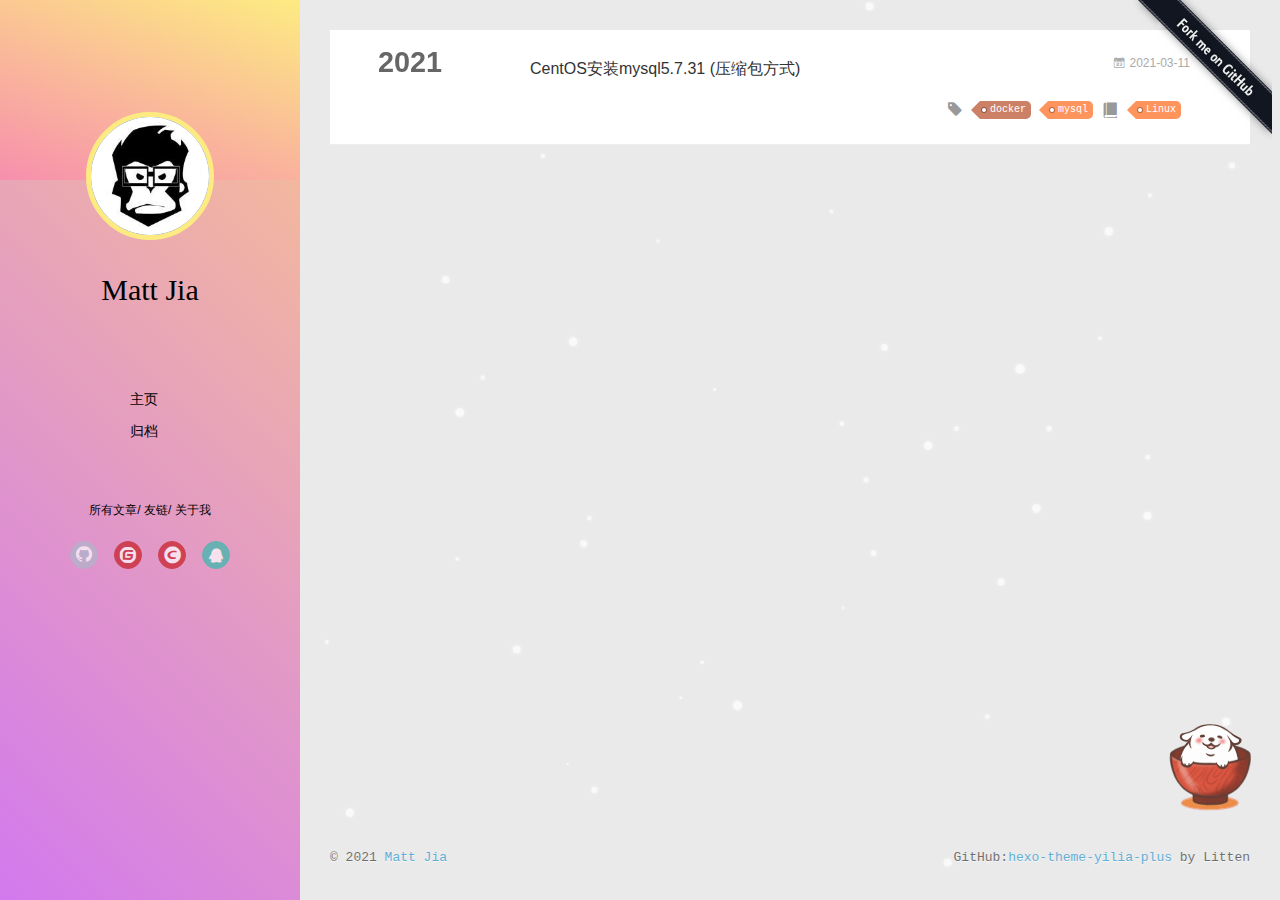
<file: archives/index.html>
<!DOCTYPE html>
<html>
<head>
  <meta charset="utf-8">
  
  <meta name="renderer" content="webkit">
  <meta http-equiv="X-UA-Compatible" content="IE=edge" >
  <link rel="dns-prefetch" href="https://www.mattjia.cn">
  <title>Archives | </title>
  <meta name="generator" content="hexo-theme-yilia-plus">
  <meta name="viewport" content="width=device-width, initial-scale=1, maximum-scale=1">
  
  <meta property="og:type" content="website">
<meta property="og:title">
<meta property="og:url" content="https://www.mattjia.cn/archives/index.html">
<meta property="og:site_name">
<meta property="og:locale" content="zh_CN">
<meta property="article:author" content="Matt Jia">
<meta property="article:tag" content="JAVA,程序员,Spring,开发,博客">
<meta name="twitter:card" content="summary">
  
    <link rel="alternative" href="/atom.xml" title="" type="application/atom+xml">
  
  
    <link rel="icon" href="/img/favicon.ico">
  
  
  <link rel="stylesheet" type="text/css" href="/./main.a5fda8.css">
  <style type="text/css">
    
    #container.show {
      background: linear-gradient(to left top,#a0cfe4,#e8c37e);
    }
  </style>
  

  
<script>
var _hmt = _hmt || [];
(function() {
	var hm = document.createElement("script");
	hm.src = "https://hm.baidu.com/hm.js?067b104f2dec0d31a9424757e2a5aacc";
	var s = document.getElementsByTagName("script")[0]; 
	s.parentNode.insertBefore(hm, s);
})();
</script>


  
    
 	  <script src="/lib/clickLove.js"></script>
  
  

<script>
  (function () {
    var bp = document.createElement('script');
    var curProtocol = window.location.protocol.split(':')[0];
    if (curProtocol === 'https') {
      bp.src = 'https://zz.bdstatic.com/linksubmit/push.js';
    } else {
      bp.src = 'http://push.zhanzhang.baidu.com/push.js';
    }
    var s = document.getElementsByTagName("script")[0];
    s.parentNode.insertBefore(bp, s);
  })();

</script>



  

</head>

<body>
  <div id="container" q-class="show:isCtnShow">
    <canvas id="anm-canvas" class="anm-canvas"></canvas>
    <div class="left-col" q-class="show:isShow">
      


<div class="overlay" style="background: linear-gradient(200deg,#FDEB82,#F78FAD);"></div>
<div class="intrude-less">
	<header id="header" class="inner">
		<a href="/" class="profilepic">
			<img src="/img/head.jpg" class="js-avatar">
		</a>
		<hgroup>
			<h1 class="header-author"><a href="/">Matt Jia</a></h1>
		</hgroup>
		

		<nav class="header-menu">
			<ul>
			
				<li><a href="/" >主页</a></li>
			
				<li><a href="/archives" >归档</a></li>
			
			</ul>
		</nav>
		<nav class="header-smart-menu">
			
				
					<a q-on="click: openSlider(e, 'innerArchive')" href="javascript:void(0)">所有文章</a>
				
			
				
					<a q-on="click: openSlider(e, 'friends')" href="javascript:void(0)">友链</a>
				
			
				
					<a q-on="click: openSlider(e, 'aboutme')" href="javascript:void(0)">关于我</a>
				
			
		</nav>
		<nav class="header-nav">
			<div class="social">
				
					
						<a class="github" target="_blank" rel="noopener" href="https://github.com/HumorousPhilosopher" 
												title="GitHub" ><i class="icon-github"></i></a>
					
				
					
						<a class="gitee" target="_blank" rel="noopener" href="https://gitee.com/mattjia" 
												title="码云" ><i class="icon-gitee"></i></a>
					
				
					
						<a class="csdn" target="_blank" rel="noopener" href="https://blog.csdn.net/qq_37470552" 
												title="CSDN" ><i class="icon-csdn"></i></a>
					
				
					
						<a class="qq" href="tencent://message/?uin=812262134&Site=&Menu=yes" 
												title="QQ" ><i class="icon-qq"></i></a>
					
				
			</div>
		
		</nav>
	</header>		
</div>

    </div>
    <div class="mid-col" q-class="show:isShow,hide:isShow|isFalse">
      
      
      <a class="forkMe" style="position:absolute;z-index:999;top:0;right:0.5em;" 
        href="https://github.com/HumorousPhilosopher" target="_blank">
        <img src="/img/forkme.png"
          class="attachment-full size-full" alt="Fork me on GitHub" data-recalc-dims="1"></a>
      
      
<nav id="mobile-nav">
  	<div class="overlay js-overlay" style="background: linear-gradient(200deg,#FDEB82,#F78FAD)"></div>
	<div class="btnctn js-mobile-btnctn">
  		<div class="slider-trigger list" q-on="click: openSlider(e)"><i class="icon icon-sort"></i></div>
	</div>
	<div class="intrude-less">
		<header id="header" class="inner">
			<div class="profilepic">
				<a href="/">
					<img src="/img/head.jpg" class="js-avatar">
				</a>
			</div>
			<hgroup>
			  <h1 class="header-author js-header-author">Matt Jia</h1>
			</hgroup>
			
			
			
				
			
				
			
			
			
			<nav class="header-nav">
				<div class="social">
					
						
						<a class="github" target="_blank" 
							href="https://github.com/HumorousPhilosopher" title="GitHub"><i class="icon-github"></i></a>
						
					
						
						<a class="gitee" target="_blank" 
							href="https://gitee.com/mattjia" title="码云"><i class="icon-gitee"></i></a>
						
					
						
						<a class="csdn" target="_blank" 
							href="https://blog.csdn.net/qq_37470552" title="CSDN"><i class="icon-csdn"></i></a>
						
					
						
						<a class="qq" target="_blank" 
							href="tencent://message/?uin=812262134&Site=&Menu=yes" title="QQ"><i class="icon-qq"></i></a>
						
					
				</div>
			</nav>

			<nav class="header-menu js-header-menu">
				<ul style="width: 50%">
				
				
					<li style="width: 50%"><a href="/">主页</a></li>
		        
					<li style="width: 50%"><a href="/archives">归档</a></li>
		        
				</ul>
			</nav>
		</header>				
	</div>
	<div class="mobile-mask" style="display:none" q-show="isShow"></div>
</nav>

      <div id="wrapper" class="body-wrap">
        <div class="menu-l">
          <div class="canvas-wrap">
            <canvas data-colors="#eaeaea" data-sectionHeight="100" data-contentId="js-content" id="myCanvas1"
              class="anm-canvas"></canvas>
          </div>
          <div id="js-content" class="content-ll">
            
  
  
    
    
      
      
      <section class="archives-wrap">
        <div class="archive-year-wrap">
          <a href="/archives/2021" class="archive-year">2021</a>
        </div>
        <div class="archives">
    
    <article class="archive-article archive-type-post">
  <div class="archive-article-inner">
    <header class="archive-article-header">
      	<div class="article-meta">
	      	
<a href="/2021/03/11/CentOS%E5%AE%89%E8%A3%85mysql5-7-31-%E5%8E%8B%E7%BC%A9%E5%8C%85%E6%96%B9%E5%BC%8F/" class="archive-article-date">
        <time datetime="2021-03-11T13:04:00.000Z" itemprop="datePublished"><i class="icon-calendar icon"></i>2021-03-11</time>
</a>

        </div>
    	 
  
    <h1 itemprop="name">
	
	  <a class="archive-article-title" href="/2021/03/11/CentOS%E5%AE%89%E8%A3%85mysql5-7-31-%E5%8E%8B%E7%BC%A9%E5%8C%85%E6%96%B9%E5%BC%8F/">CentOS安装mysql5.7.31 (压缩包方式)</a>
	
    </h1>
  


        <div class="article-info info-on-right">
          
	<div class="article-tag tagcloud">
		<i class="icon-price-tags icon"></i>
		<ul class="article-tag-list">
			 
        		<li class="article-tag-list-item">
        			<a href="javascript:void(0)" class="js-tag article-tag-list-link color2">docker</a>
        		</li>
      		 
        		<li class="article-tag-list-item">
        			<a href="javascript:void(0)" class="js-tag article-tag-list-link color1">mysql</a>
        		</li>
      		
		</ul>
	</div>

          
	<div class="article-category tagcloud">
		<i class="icon-book icon"></i>
		<ul class="article-tag-list">
			 
        		<li class="article-tag-list-item">
        			<a href="/categories/Linux//" class="article-tag-list-link color1">Linux</a>
        		</li>
      		
		</ul>
	</div>


        </div>
        <div class="clearfix"></div>
    </header>
  </div>
</article>
  
  
    </div></section>
  

    


          </div>
        </div>
      </div>
      <footer id="footer">
  <div class="outer">
    <div id="footer-info">
    	<div class="footer-left">
    		&copy; 2021 <a href="https://www.mattjia.cn/" target="_blank">Matt Jia</a>
    	</div>
        <div class="footer-right">
			
			
      		GitHub:<a href="https://github.com/JoeyBling/hexo-theme-yilia-plus" target="_blank">hexo-theme-yilia-plus</a> by Litten
      	</div>
    </div>
  </div>
  
  
  
</footer>

    </div>
    <script>
	var yiliaConfig = {
		mathjax: false,
		isHome: false,
		isPost: false,
		isArchive: true,
		isTag: false,
		isCategory: false,
		open_in_new: false,
		toc_hide_index: true,
		root: "/",
		innerArchive: true,
		showTags: false
	}
</script>

<script>!function(r){function e(t){if(i[t])return i[t].exports;var n=i[t]={exports:{},id:t,loaded:!1};return r[t].call(n.exports,n,n.exports,e),n.loaded=!0,n.exports}var i={};e.m=r,e.c=i,e.p="./",e(0)}([function(t,n,r){r(208),t.exports=r(205)},function(t,n,r){var d=r(3),y=r(46),g=r(26),b=r(27),x=r(47),m="prototype",S=function(t,n,r){var e,i,o,u,c=t&S.F,f=t&S.G,a=t&S.S,s=t&S.P,l=t&S.B,h=f?d:a?d[n]||(d[n]={}):(d[n]||{})[m],v=f?y:y[n]||(y[n]={}),p=v[m]||(v[m]={});for(e in f&&(r=n),r)o=((i=!c&&h&&void 0!==h[e])?h:r)[e],u=l&&i?x(o,d):s&&"function"==typeof o?x(Function.call,o):o,h&&b(h,e,o,t&S.U),v[e]!=o&&g(v,e,u),s&&p[e]!=o&&(p[e]=o)};d.core=y,S.F=1,S.G=2,S.S=4,S.P=8,S.B=16,S.W=32,S.U=64,S.R=128,t.exports=S},function(t,n,r){var e=r(5);t.exports=function(t){if(!e(t))throw TypeError(t+" is not an object!");return t}},function(t,n){var r=t.exports="undefined"!=typeof window&&window.Math==Math?window:"undefined"!=typeof self&&self.Math==Math?self:Function("return this")();"number"==typeof __g&&(__g=r)},function(t,n){t.exports=function(t){try{return!!t()}catch(t){return!0}}},function(t,n){t.exports=function(t){return"object"==typeof t?null!==t:"function"==typeof t}},function(t,n){var r=t.exports="undefined"!=typeof window&&window.Math==Math?window:"undefined"!=typeof self&&self.Math==Math?self:Function("return this")();"number"==typeof __g&&(__g=r)},function(t,n,r){var e=r(118)("wks"),i=r(79),o=r(3).Symbol,u="function"==typeof o;(t.exports=function(t){return e[t]||(e[t]=u&&o[t]||(u?o:i)("Symbol."+t))}).store=e},function(t,n,r){var e=r(49),i=Math.min;t.exports=function(t){return 0<t?i(e(t),9007199254740991):0}},function(t,n){var r={}.hasOwnProperty;t.exports=function(t,n){return r.call(t,n)}},function(t,n,r){t.exports=!r(4)(function(){return 7!=Object.defineProperty({},"a",{get:function(){return 7}}).a})},function(t,n,r){var e=r(2),i=r(174),o=r(53),u=Object.defineProperty;n.f=r(10)?Object.defineProperty:function(t,n,r){if(e(t),n=o(n,!0),e(r),i)try{return u(t,n,r)}catch(t){}if("get"in r||"set"in r)throw TypeError("Accessors not supported!");return"value"in r&&(t[n]=r.value),t}},function(t,n,r){t.exports=!r(20)(function(){return 7!=Object.defineProperty({},"a",{get:function(){return 7}}).a})},function(t,n,r){var e=r(14),i=r(24);t.exports=r(12)?function(t,n,r){return e.f(t,n,i(1,r))}:function(t,n,r){return t[n]=r,t}},function(t,n,r){var e=r(22),i=r(60),o=r(42),u=Object.defineProperty;n.f=r(12)?Object.defineProperty:function(t,n,r){if(e(t),n=o(n,!0),e(r),i)try{return u(t,n,r)}catch(t){}if("get"in r||"set"in r)throw TypeError("Accessors not supported!");return"value"in r&&(t[n]=r.value),t}},function(t,n,r){var e=r(96),i=r(34);t.exports=function(t){return e(i(t))}},function(t,n,r){var e=r(40)("wks"),i=r(25),o=r(6).Symbol,u="function"==typeof o;(t.exports=function(t){return e[t]||(e[t]=u&&o[t]||(u?o:i)("Symbol."+t))}).store=e},function(t,n,r){var e=r(51);t.exports=function(t){return Object(e(t))}},function(t,n){t.exports=function(t){return"object"==typeof t?null!==t:"function"==typeof t}},function(t,n){var r=t.exports={version:"2.6.9"};"number"==typeof __e&&(__e=r)},function(t,n){t.exports=function(t){try{return!!t()}catch(t){return!0}}},function(t,n){t.exports=function(t){if("function"!=typeof t)throw TypeError(t+" is not a function!");return t}},function(t,n,r){var e=r(18);t.exports=function(t){if(!e(t))throw TypeError(t+" is not an object!");return t}},function(t,n){t.exports=!0},function(t,n){t.exports=function(t,n){return{enumerable:!(1&t),configurable:!(2&t),writable:!(4&t),value:n}}},function(t,n){var r=0,e=Math.random();t.exports=function(t){return"Symbol(".concat(void 0===t?"":t,")_",(++r+e).toString(36))}},function(t,n,r){var e=r(11),i=r(75);t.exports=r(10)?function(t,n,r){return e.f(t,n,i(1,r))}:function(t,n,r){return t[n]=r,t}},function(t,n,r){var o=r(3),u=r(26),c=r(30),f=r(79)("src"),e=r(219),i="toString",a=(""+e).split(i);r(46).inspectSource=function(t){return e.call(t)},(t.exports=function(t,n,r,e){var i="function"==typeof r;i&&(c(r,"name")||u(r,"name",n)),t[n]!==r&&(i&&(c(r,f)||u(r,f,t[n]?""+t[n]:a.join(String(n)))),t===o?t[n]=r:e?t[n]?t[n]=r:u(t,n,r):(delete t[n],u(t,n,r)))})(Function.prototype,i,function(){return"function"==typeof this&&this[f]||e.call(this)})},function(t,n,r){var e=r(1),i=r(4),u=r(51),c=/"/g,o=function(t,n,r,e){var i=String(u(t)),o="<"+n;return""!==r&&(o+=" "+r+'="'+String(e).replace(c,"&quot;")+'"'),o+">"+i+"</"+n+">"};t.exports=function(n,t){var r={};r[n]=t(o),e(e.P+e.F*i(function(){var t=""[n]('"');return t!==t.toLowerCase()||3<t.split('"').length}),"String",r)}},function(t,n,r){var e=r(65),i=r(35);t.exports=Object.keys||function(t){return e(t,i)}},function(t,n){var r={}.hasOwnProperty;t.exports=function(t,n){return r.call(t,n)}},function(t,n,r){var e=r(117),i=r(75),o=r(33),u=r(53),c=r(30),f=r(174),a=Object.getOwnPropertyDescriptor;n.f=r(10)?a:function(t,n){if(t=o(t),n=u(n,!0),f)try{return a(t,n)}catch(t){}if(c(t,n))return i(!e.f.call(t,n),t[n])}},function(t,n,r){var e=r(30),i=r(17),o=r(154)("IE_PROTO"),u=Object.prototype;t.exports=Object.getPrototypeOf||function(t){return t=i(t),e(t,o)?t[o]:"function"==typeof t.constructor&&t instanceof t.constructor?t.constructor.prototype:t instanceof Object?u:null}},function(t,n,r){var e=r(116),i=r(51);t.exports=function(t){return e(i(t))}},function(t,n){t.exports=function(t){if(null==t)throw TypeError("Can't call method on  "+t);return t}},function(t,n){t.exports="constructor,hasOwnProperty,isPrototypeOf,propertyIsEnumerable,toLocaleString,toString,valueOf".split(",")},function(t,n){t.exports={}},function(t,n){n.f={}.propertyIsEnumerable},function(t,n,r){var e=r(14).f,i=r(9),o=r(16)("toStringTag");t.exports=function(t,n,r){t&&!i(t=r?t:t.prototype,o)&&e(t,o,{configurable:!0,value:n})}},function(t,n,r){var e=r(40)("keys"),i=r(25);t.exports=function(t){return e[t]||(e[t]=i(t))}},function(t,n,r){var e=r(19),i=r(6),o="__core-js_shared__",u=i[o]||(i[o]={});(t.exports=function(t,n){return u[t]||(u[t]=void 0!==n?n:{})})("versions",[]).push({version:e.version,mode:r(23)?"pure":"global",copyright:"© 2019 Denis Pushkarev (zloirock.ru)"})},function(t,n){var r=Math.ceil,e=Math.floor;t.exports=function(t){return isNaN(t=+t)?0:(0<t?e:r)(t)}},function(t,n,r){var i=r(18);t.exports=function(t,n){if(!i(t))return t;var r,e;if(n&&"function"==typeof(r=t.toString)&&!i(e=r.call(t)))return e;if("function"==typeof(r=t.valueOf)&&!i(e=r.call(t)))return e;if(!n&&"function"==typeof(r=t.toString)&&!i(e=r.call(t)))return e;throw TypeError("Can't convert object to primitive value")}},function(t,n,r){var e=r(6),i=r(19),o=r(23),u=r(44),c=r(14).f;t.exports=function(t){var n=i.Symbol||(i.Symbol=o?{}:e.Symbol||{});"_"==t.charAt(0)||t in n||c(n,t,{value:u.f(t)})}},function(t,n,r){n.f=r(16)},function(t,n){var r={}.toString;t.exports=function(t){return r.call(t).slice(8,-1)}},function(t,n){var r=t.exports={version:"2.6.9"};"number"==typeof __e&&(__e=r)},function(t,n,r){var o=r(21);t.exports=function(e,i,t){if(o(e),void 0===i)return e;switch(t){case 1:return function(t){return e.call(i,t)};case 2:return function(t,n){return e.call(i,t,n)};case 3:return function(t,n,r){return e.call(i,t,n,r)}}return function(){return e.apply(i,arguments)}}},function(t,n,r){"use strict";var e=r(4);t.exports=function(t,n){return!!t&&e(function(){n?t.call(null,function(){},1):t.call(null)})}},function(t,n){var r=Math.ceil,e=Math.floor;t.exports=function(t){return isNaN(t=+t)?0:(0<t?e:r)(t)}},function(t,n,r){var x=r(47),m=r(116),S=r(17),w=r(8),e=r(138);t.exports=function(l,t){var h=1==l,v=2==l,p=3==l,d=4==l,y=6==l,g=5==l||y,b=t||e;return function(t,n,r){for(var e,i,o=S(t),u=m(o),c=x(n,r,3),f=w(u.length),a=0,s=h?b(t,f):v?b(t,0):void 0;a<f;a++)if((g||a in u)&&(i=c(e=u[a],a,o),l))if(h)s[a]=i;else if(i)switch(l){case 3:return!0;case 5:return e;case 6:return a;case 2:s.push(e)}else if(d)return!1;return y?-1:p||d?d:s}}},function(t,n){t.exports=function(t){if(null==t)throw TypeError("Can't call method on  "+t);return t}},function(t,n,r){var i=r(1),o=r(46),u=r(4);t.exports=function(t,n){var r=(o.Object||{})[t]||Object[t],e={};e[t]=n(r),i(i.S+i.F*u(function(){r(1)}),"Object",e)}},function(t,n,r){var i=r(5);t.exports=function(t,n){if(!i(t))return t;var r,e;if(n&&"function"==typeof(r=t.toString)&&!i(e=r.call(t)))return e;if("function"==typeof(r=t.valueOf)&&!i(e=r.call(t)))return e;if(!n&&"function"==typeof(r=t.toString)&&!i(e=r.call(t)))return e;throw TypeError("Can't convert object to primitive value")}},function(t,n,r){var d=r(6),y=r(19),g=r(93),b=r(13),x=r(9),m="prototype",S=function(t,n,r){var e,i,o,u=t&S.F,c=t&S.G,f=t&S.S,a=t&S.P,s=t&S.B,l=t&S.W,h=c?y:y[n]||(y[n]={}),v=h[m],p=c?d:f?d[n]:(d[n]||{})[m];for(e in c&&(r=n),r)(i=!u&&p&&void 0!==p[e])&&x(h,e)||(o=i?p[e]:r[e],h[e]=c&&"function"!=typeof p[e]?r[e]:s&&i?g(o,d):l&&p[e]==o?function(e){var t=function(t,n,r){if(this instanceof e){switch(arguments.length){case 0:return new e;case 1:return new e(t);case 2:return new e(t,n)}return new e(t,n,r)}return e.apply(this,arguments)};return t[m]=e[m],t}(o):a&&"function"==typeof o?g(Function.call,o):o,a&&((h.virtual||(h.virtual={}))[e]=o,t&S.R&&v&&!v[e]&&b(v,e,o)))};S.F=1,S.G=2,S.S=4,S.P=8,S.B=16,S.W=32,S.U=64,S.R=128,t.exports=S},function(t,n,r){var e=r(34);t.exports=function(t){return Object(e(t))}},function(t,n,r){var o=r(196),e=r(1),i=r(118)("metadata"),u=i.store||(i.store=new(r(200))),c=function(t,n,r){var e=u.get(t);if(!e){if(!r)return;u.set(t,e=new o)}var i=e.get(n);if(!i){if(!r)return;e.set(n,i=new o)}return i};t.exports={store:u,map:c,has:function(t,n,r){var e=c(n,r,!1);return void 0!==e&&e.has(t)},get:function(t,n,r){var e=c(n,r,!1);return void 0===e?void 0:e.get(t)},set:function(t,n,r,e){c(r,e,!0).set(t,n)},keys:function(t,n){var r=c(t,n,!1),e=[];return r&&r.forEach(function(t,n){e.push(n)}),e},key:function(t){return void 0===t||"symbol"==typeof t?t:String(t)},exp:function(t){e(e.S,"Reflect",t)}}},function(t,n,r){"use strict";if(r(10)){var g=r(68),b=r(3),x=r(4),m=r(1),S=r(132),e=r(159),h=r(47),w=r(70),i=r(75),_=r(26),o=r(76),u=r(49),O=r(8),E=r(194),c=r(78),f=r(53),a=r(30),M=r(81),P=r(5),v=r(17),p=r(145),j=r(72),F=r(32),A=r(73).f,d=r(161),s=r(79),l=r(7),y=r(50),I=r(120),L=r(119),N=r(162),T=r(82),k=r(125),R=r(77),C=r(137),D=r(166),G=r(11),W=r(31),U=G.f,V=W.f,B=b.RangeError,q=b.TypeError,z=b.Uint8Array,K="ArrayBuffer",H="Shared"+K,J="BYTES_PER_ELEMENT",$="prototype",Y=Array[$],X=e.ArrayBuffer,Q=e.DataView,Z=y(0),tt=y(2),nt=y(3),rt=y(4),et=y(5),it=y(6),ot=I(!0),ut=I(!1),ct=N.values,ft=N.keys,at=N.entries,st=Y.lastIndexOf,lt=Y.reduce,ht=Y.reduceRight,vt=Y.join,pt=Y.sort,dt=Y.slice,yt=Y.toString,gt=Y.toLocaleString,bt=l("iterator"),xt=l("toStringTag"),mt=s("typed_constructor"),St=s("def_constructor"),wt=S.CONSTR,_t=S.TYPED,Ot=S.VIEW,Et="Wrong length!",Mt=y(1,function(t,n){return It(L(t,t[St]),n)}),Pt=x(function(){return 1===new z(new Uint16Array([1]).buffer)[0]}),jt=!!z&&!!z[$].set&&x(function(){new z(1).set({})}),Ft=function(t,n){var r=u(t);if(r<0||r%n)throw B("Wrong offset!");return r},At=function(t){if(P(t)&&_t in t)return t;throw q(t+" is not a typed array!")},It=function(t,n){if(!(P(t)&&mt in t))throw q("It is not a typed array constructor!");return new t(n)},Lt=function(t,n){return Nt(L(t,t[St]),n)},Nt=function(t,n){for(var r=0,e=n.length,i=It(t,e);r<e;)i[r]=n[r++];return i},Tt=function(t,n,r){U(t,n,{get:function(){return this._d[r]}})},kt=function(t){var n,r,e,i,o,u,c=v(t),f=arguments.length,a=1<f?arguments[1]:void 0,s=void 0!==a,l=d(c);if(null!=l&&!p(l)){for(u=l.call(c),e=[],n=0;!(o=u.next()).done;n++)e.push(o.value);c=e}for(s&&2<f&&(a=h(a,arguments[2],2)),n=0,r=O(c.length),i=It(this,r);n<r;n++)i[n]=s?a(c[n],n):c[n];return i},Rt=function(){for(var t=0,n=arguments.length,r=It(this,n);t<n;)r[t]=arguments[t++];return r},Ct=!!z&&x(function(){gt.call(new z(1))}),Dt=function(){return gt.apply(Ct?dt.call(At(this)):At(this),arguments)},Gt={copyWithin:function(t,n){return D.call(At(this),t,n,2<arguments.length?arguments[2]:void 0)},every:function(t){return rt(At(this),t,1<arguments.length?arguments[1]:void 0)},fill:function(t){return C.apply(At(this),arguments)},filter:function(t){return Lt(this,tt(At(this),t,1<arguments.length?arguments[1]:void 0))},find:function(t){return et(At(this),t,1<arguments.length?arguments[1]:void 0)},findIndex:function(t){return it(At(this),t,1<arguments.length?arguments[1]:void 0)},forEach:function(t){Z(At(this),t,1<arguments.length?arguments[1]:void 0)},indexOf:function(t){return ut(At(this),t,1<arguments.length?arguments[1]:void 0)},includes:function(t){return ot(At(this),t,1<arguments.length?arguments[1]:void 0)},join:function(t){return vt.apply(At(this),arguments)},lastIndexOf:function(t){return st.apply(At(this),arguments)},map:function(t){return Mt(At(this),t,1<arguments.length?arguments[1]:void 0)},reduce:function(t){return lt.apply(At(this),arguments)},reduceRight:function(t){return ht.apply(At(this),arguments)},reverse:function(){for(var t,n=this,r=At(n).length,e=Math.floor(r/2),i=0;i<e;)t=n[i],n[i++]=n[--r],n[r]=t;return n},some:function(t){return nt(At(this),t,1<arguments.length?arguments[1]:void 0)},sort:function(t){return pt.call(At(this),t)},subarray:function(t,n){var r=At(this),e=r.length,i=c(t,e);return new(L(r,r[St]))(r.buffer,r.byteOffset+i*r.BYTES_PER_ELEMENT,O((void 0===n?e:c(n,e))-i))}},Wt=function(t,n){return Lt(this,dt.call(At(this),t,n))},Ut=function(t){At(this);var n=Ft(arguments[1],1),r=this.length,e=v(t),i=O(e.length),o=0;if(r<i+n)throw B(Et);for(;o<i;)this[n+o]=e[o++]},Vt={entries:function(){return at.call(At(this))},keys:function(){return ft.call(At(this))},values:function(){return ct.call(At(this))}},Bt=function(t,n){return P(t)&&t[_t]&&"symbol"!=typeof n&&n in t&&String(+n)==String(n)},qt=function(t,n){return Bt(t,n=f(n,!0))?i(2,t[n]):V(t,n)},zt=function(t,n,r){return!(Bt(t,n=f(n,!0))&&P(r)&&a(r,"value"))||a(r,"get")||a(r,"set")||r.configurable||a(r,"writable")&&!r.writable||a(r,"enumerable")&&!r.enumerable?U(t,n,r):(t[n]=r.value,t)};wt||(W.f=qt,G.f=zt),m(m.S+m.F*!wt,"Object",{getOwnPropertyDescriptor:qt,defineProperty:zt}),x(function(){yt.call({})})&&(yt=gt=function(){return vt.call(this)});var Kt=o({},Gt);o(Kt,Vt),_(Kt,bt,Vt.values),o(Kt,{slice:Wt,set:Ut,constructor:function(){},toString:yt,toLocaleString:Dt}),Tt(Kt,"buffer","b"),Tt(Kt,"byteOffset","o"),Tt(Kt,"byteLength","l"),Tt(Kt,"length","e"),U(Kt,xt,{get:function(){return this[_t]}}),t.exports=function(t,l,n,o){var h=t+((o=!!o)?"Clamped":"")+"Array",r="get"+t,u="set"+t,v=b[h],c=v||{},e=v&&F(v),i=!v||!S.ABV,f={},a=v&&v[$],p=function(t,i){U(t,i,{get:function(){return t=i,(n=this._d).v[r](t*l+n.o,Pt);var t,n},set:function(t){return n=i,r=t,e=this._d,o&&(r=(r=Math.round(r))<0?0:255<r?255:255&r),void e.v[u](n*l+e.o,r,Pt);var n,r,e},enumerable:!0})};i?(v=n(function(t,n,r,e){w(t,v,h,"_d");var i,o,u,c,f=0,a=0;if(P(n)){if(!(n instanceof X||(c=M(n))==K||c==H))return _t in n?Nt(v,n):kt.call(v,n);i=n,a=Ft(r,l);var s=n.byteLength;if(void 0===e){if(s%l)throw B(Et);if((o=s-a)<0)throw B(Et)}else if(s<(o=O(e)*l)+a)throw B(Et);u=o/l}else u=E(n),i=new X(o=u*l);for(_(t,"_d",{b:i,o:a,l:o,e:u,v:new Q(i)});f<u;)p(t,f++)}),a=v[$]=j(Kt),_(a,"constructor",v)):x(function(){v(1)})&&x(function(){new v(-1)})&&k(function(t){new v,new v(null),new v(1.5),new v(t)},!0)||(v=n(function(t,n,r,e){var i;return w(t,v,h),P(n)?n instanceof X||(i=M(n))==K||i==H?void 0!==e?new c(n,Ft(r,l),e):void 0!==r?new c(n,Ft(r,l)):new c(n):_t in n?Nt(v,n):kt.call(v,n):new c(E(n))}),Z(e!==Function.prototype?A(c).concat(A(e)):A(c),function(t){t in v||_(v,t,c[t])}),v[$]=a,g||(a.constructor=v));var s=a[bt],d=!!s&&("values"==s.name||null==s.name),y=Vt.values;_(v,mt,!0),_(a,_t,h),_(a,Ot,!0),_(a,St,v),(o?new v(1)[xt]==h:xt in a)||U(a,xt,{get:function(){return h}}),f[h]=v,m(m.G+m.W+m.F*(v!=c),f),m(m.S,h,{BYTES_PER_ELEMENT:l}),m(m.S+m.F*x(function(){c.of.call(v,1)}),h,{from:kt,of:Rt}),J in a||_(a,J,l),m(m.P,h,Gt),R(h),m(m.P+m.F*jt,h,{set:Ut}),m(m.P+m.F*!d,h,Vt),g||a.toString==yt||(a.toString=yt),m(m.P+m.F*x(function(){new v(1).slice()}),h,{slice:Wt}),m(m.P+m.F*(x(function(){return[1,2].toLocaleString()!=new v([1,2]).toLocaleString()})||!x(function(){a.toLocaleString.call([1,2])})),h,{toLocaleString:Dt}),T[h]=d?s:y,g||d||_(a,bt,y)}}else t.exports=function(){}},function(t,n){var r={}.toString;t.exports=function(t){return r.call(t).slice(8,-1)}},function(t,n,r){var e=r(18),i=r(6).document,o=e(i)&&e(i.createElement);t.exports=function(t){return o?i.createElement(t):{}}},function(t,n,r){t.exports=!r(12)&&!r(20)(function(){return 7!=Object.defineProperty(r(59)("div"),"a",{get:function(){return 7}}).a})},function(t,n,r){"use strict";var x=r(23),m=r(54),S=r(66),w=r(13),_=r(36),O=r(98),E=r(38),M=r(104),P=r(16)("iterator"),j=!([].keys&&"next"in[].keys()),F="values",A=function(){return this};t.exports=function(t,n,r,e,i,o,u){O(r,n,e);var c,f,a,s=function(t){if(!j&&t in p)return p[t];switch(t){case"keys":case F:return function(){return new r(this,t)}}return function(){return new r(this,t)}},l=n+" Iterator",h=i==F,v=!1,p=t.prototype,d=p[P]||p["@@iterator"]||i&&p[i],y=d||s(i),g=i?h?s("entries"):y:void 0,b="Array"==n&&p.entries||d;if(b&&((a=M(b.call(new t)))!==Object.prototype&&a.next&&(E(a,l,!0),x||"function"==typeof a[P]||w(a,P,A))),h&&d&&d.name!==F&&(v=!0,y=function(){return d.call(this)}),x&&!u||!j&&!v&&p[P]||w(p,P,y),_[n]=y,_[l]=A,i)if(c={values:h?y:s(F),keys:o?y:s("keys"),entries:g},u)for(f in c)f in p||S(p,f,c[f]);else m(m.P+m.F*(j||v),n,c);return c}},function(t,n,e){var i=e(22),o=e(101),u=e(35),c=e(39)("IE_PROTO"),f=function(){},a="prototype",s=function(){var t,n=e(59)("iframe"),r=u.length;for(n.style.display="none",e(95).appendChild(n),n.src="javascript:",(t=n.contentWindow.document).open(),t.write("<script>document.F=Object<\/script>"),t.close(),s=t.F;r--;)delete s[a][u[r]];return s()};t.exports=Object.create||function(t,n){var r;return null!==t?(f[a]=i(t),r=new f,f[a]=null,r[c]=t):r=s(),void 0===n?r:o(r,n)}},function(t,n,r){var e=r(65),i=r(35).concat("length","prototype");n.f=Object.getOwnPropertyNames||function(t){return e(t,i)}},function(t,n){n.f=Object.getOwnPropertySymbols},function(t,n,r){var u=r(9),c=r(15),f=r(92)(!1),a=r(39)("IE_PROTO");t.exports=function(t,n){var r,e=c(t),i=0,o=[];for(r in e)r!=a&&u(e,r)&&o.push(r);for(;n.length>i;)u(e,r=n[i++])&&(~f(o,r)||o.push(r));return o}},function(t,n,r){t.exports=r(13)},function(t,n,r){var e=r(7)("unscopables"),i=Array.prototype;null==i[e]&&r(26)(i,e,{}),t.exports=function(t){i[e][t]=!0}},function(t,n){t.exports=!1},function(t,n,r){var e=r(79)("meta"),i=r(5),o=r(30),u=r(11).f,c=0,f=Object.isExtensible||function(){return!0},a=!r(4)(function(){return f(Object.preventExtensions({}))}),s=function(t){u(t,e,{value:{i:"O"+ ++c,w:{}}})},l=t.exports={KEY:e,NEED:!1,fastKey:function(t,n){if(!i(t))return"symbol"==typeof t?t:("string"==typeof t?"S":"P")+t;if(!o(t,e)){if(!f(t))return"F";if(!n)return"E";s(t)}return t[e].i},getWeak:function(t,n){if(!o(t,e)){if(!f(t))return!0;if(!n)return!1;s(t)}return t[e].w},onFreeze:function(t){return a&&l.NEED&&f(t)&&!o(t,e)&&s(t),t}}},function(t,n){t.exports=function(t,n,r,e){if(!(t instanceof n)||void 0!==e&&e in t)throw TypeError(r+": incorrect invocation!");return t}},function(t,n,r){var h=r(47),v=r(177),p=r(145),d=r(2),y=r(8),g=r(161),b={},x={};(n=t.exports=function(t,n,r,e,i){var o,u,c,f,a=i?function(){return t}:g(t),s=h(r,e,n?2:1),l=0;if("function"!=typeof a)throw TypeError(t+" is not iterable!");if(p(a)){for(o=y(t.length);l<o;l++)if((f=n?s(d(u=t[l])[0],u[1]):s(t[l]))===b||f===x)return f}else for(c=a.call(t);!(u=c.next()).done;)if((f=v(c,s,u.value,n))===b||f===x)return f}).BREAK=b,n.RETURN=x},function(t,n,e){var i=e(2),o=e(183),u=e(141),c=e(154)("IE_PROTO"),f=function(){},a="prototype",s=function(){var t,n=e(140)("iframe"),r=u.length;for(n.style.display="none",e(143).appendChild(n),n.src="javascript:",(t=n.contentWindow.document).open(),t.write("<script>document.F=Object<\/script>"),t.close(),s=t.F;r--;)delete s[a][u[r]];return s()};t.exports=Object.create||function(t,n){var r;return null!==t?(f[a]=i(t),r=new f,f[a]=null,r[c]=t):r=s(),void 0===n?r:o(r,n)}},function(t,n,r){var e=r(185),i=r(141).concat("length","prototype");n.f=Object.getOwnPropertyNames||function(t){return e(t,i)}},function(t,n,r){var e=r(185),i=r(141);t.exports=Object.keys||function(t){return e(t,i)}},function(t,n){t.exports=function(t,n){return{enumerable:!(1&t),configurable:!(2&t),writable:!(4&t),value:n}}},function(t,n,r){var i=r(27);t.exports=function(t,n,r){for(var e in n)i(t,e,n[e],r);return t}},function(t,n,r){"use strict";var e=r(3),i=r(11),o=r(10),u=r(7)("species");t.exports=function(t){var n=e[t];o&&n&&!n[u]&&i.f(n,u,{configurable:!0,get:function(){return this}})}},function(t,n,r){var e=r(49),i=Math.max,o=Math.min;t.exports=function(t,n){return(t=e(t))<0?i(t+n,0):o(t,n)}},function(t,n){var r=0,e=Math.random();t.exports=function(t){return"Symbol(".concat(void 0===t?"":t,")_",(++r+e).toString(36))}},function(t,n,r){var e=r(5);t.exports=function(t,n){if(!e(t)||t._t!==n)throw TypeError("Incompatible receiver, "+n+" required!");return t}},function(t,n,r){var i=r(45),o=r(7)("toStringTag"),u="Arguments"==i(function(){return arguments}());t.exports=function(t){var n,r,e;return void 0===t?"Undefined":null===t?"Null":"string"==typeof(r=function(t,n){try{return t[n]}catch(t){}}(n=Object(t),o))?r:u?i(n):"Object"==(e=i(n))&&"function"==typeof n.callee?"Arguments":e}},function(t,n){t.exports={}},function(t,n,r){var e=r(11).f,i=r(30),o=r(7)("toStringTag");t.exports=function(t,n,r){t&&!i(t=r?t:t.prototype,o)&&e(t,o,{configurable:!0,value:n})}},function(t,n,r){var u=r(1),e=r(51),c=r(4),f=r(157),i="["+f+"]",o=RegExp("^"+i+i+"*"),a=RegExp(i+i+"*$"),s=function(t,n,r){var e={},i=c(function(){return!!f[t]()||"​"!="​"[t]()}),o=e[t]=i?n(l):f[t];r&&(e[r]=o),u(u.P+u.F*i,"String",e)},l=s.trim=function(t,n){return t=String(e(t)),1&n&&(t=t.replace(o,"")),2&n&&(t=t.replace(a,"")),t};t.exports=s},function(t,n,r){t.exports={default:r(88),__esModule:!0}},function(t,n,r){t.exports={default:r(89),__esModule:!0}},function(t,n,r){"use strict";function e(t){return t&&t.__esModule?t:{default:t}}n.__esModule=!0;var i=e(r(86)),o=e(r(85)),u="function"==typeof o.default&&"symbol"==typeof i.default?function(t){return typeof t}:function(t){return t&&"function"==typeof o.default&&t.constructor===o.default&&t!==o.default.prototype?"symbol":typeof t};n.default="function"==typeof o.default&&"symbol"===u(i.default)?function(t){return void 0===t?"undefined":u(t)}:function(t){return t&&"function"==typeof o.default&&t.constructor===o.default&&t!==o.default.prototype?"symbol":void 0===t?"undefined":u(t)}},function(t,n,r){r(111),r(109),r(112),r(113),t.exports=r(19).Symbol},function(t,n,r){r(110),r(114),t.exports=r(44).f("iterator")},function(t,n){t.exports=function(t){if("function"!=typeof t)throw TypeError(t+" is not a function!");return t}},function(t,n){t.exports=function(){}},function(t,n,r){var f=r(15),a=r(107),s=r(106);t.exports=function(c){return function(t,n,r){var e,i=f(t),o=a(i.length),u=s(r,o);if(c&&n!=n){for(;u<o;)if((e=i[u++])!=e)return!0}else for(;u<o;u++)if((c||u in i)&&i[u]===n)return c||u||0;return!c&&-1}}},function(t,n,r){var o=r(90);t.exports=function(e,i,t){if(o(e),void 0===i)return e;switch(t){case 1:return function(t){return e.call(i,t)};case 2:return function(t,n){return e.call(i,t,n)};case 3:return function(t,n,r){return e.call(i,t,n,r)}}return function(){return e.apply(i,arguments)}}},function(t,n,r){var c=r(29),f=r(64),a=r(37);t.exports=function(t){var n=c(t),r=f.f;if(r)for(var e,i=r(t),o=a.f,u=0;i.length>u;)o.call(t,e=i[u++])&&n.push(e);return n}},function(t,n,r){var e=r(6).document;t.exports=e&&e.documentElement},function(t,n,r){var e=r(58);t.exports=Object("z").propertyIsEnumerable(0)?Object:function(t){return"String"==e(t)?t.split(""):Object(t)}},function(t,n,r){var e=r(58);t.exports=Array.isArray||function(t){return"Array"==e(t)}},function(t,n,r){"use strict";var e=r(62),i=r(24),o=r(38),u={};r(13)(u,r(16)("iterator"),function(){return this}),t.exports=function(t,n,r){t.prototype=e(u,{next:i(1,r)}),o(t,n+" Iterator")}},function(t,n){t.exports=function(t,n){return{value:n,done:!!t}}},function(t,n,r){var e=r(25)("meta"),i=r(18),o=r(9),u=r(14).f,c=0,f=Object.isExtensible||function(){return!0},a=!r(20)(function(){return f(Object.preventExtensions({}))}),s=function(t){u(t,e,{value:{i:"O"+ ++c,w:{}}})},l=t.exports={KEY:e,NEED:!1,fastKey:function(t,n){if(!i(t))return"symbol"==typeof t?t:("string"==typeof t?"S":"P")+t;if(!o(t,e)){if(!f(t))return"F";if(!n)return"E";s(t)}return t[e].i},getWeak:function(t,n){if(!o(t,e)){if(!f(t))return!0;if(!n)return!1;s(t)}return t[e].w},onFreeze:function(t){return a&&l.NEED&&f(t)&&!o(t,e)&&s(t),t}}},function(t,n,r){var u=r(14),c=r(22),f=r(29);t.exports=r(12)?Object.defineProperties:function(t,n){c(t);for(var r,e=f(n),i=e.length,o=0;o<i;)u.f(t,r=e[o++],n[r]);return t}},function(t,n,r){var e=r(37),i=r(24),o=r(15),u=r(42),c=r(9),f=r(60),a=Object.getOwnPropertyDescriptor;n.f=r(12)?a:function(t,n){if(t=o(t),n=u(n,!0),f)try{return a(t,n)}catch(t){}if(c(t,n))return i(!e.f.call(t,n),t[n])}},function(t,n,r){var e=r(15),i=r(63).f,o={}.toString,u="object"==typeof window&&window&&Object.getOwnPropertyNames?Object.getOwnPropertyNames(window):[];t.exports.f=function(t){return u&&"[object Window]"==o.call(t)?function(t){try{return i(t)}catch(t){return u.slice()}}(t):i(e(t))}},function(t,n,r){var e=r(9),i=r(55),o=r(39)("IE_PROTO"),u=Object.prototype;t.exports=Object.getPrototypeOf||function(t){return t=i(t),e(t,o)?t[o]:"function"==typeof t.constructor&&t instanceof t.constructor?t.constructor.prototype:t instanceof Object?u:null}},function(t,n,r){var f=r(41),a=r(34);t.exports=function(c){return function(t,n){var r,e,i=String(a(t)),o=f(n),u=i.length;return o<0||u<=o?c?"":void 0:(r=i.charCodeAt(o))<55296||56319<r||o+1===u||(e=i.charCodeAt(o+1))<56320||57343<e?c?i.charAt(o):r:c?i.slice(o,o+2):e-56320+(r-55296<<10)+65536}}},function(t,n,r){var e=r(41),i=Math.max,o=Math.min;t.exports=function(t,n){return(t=e(t))<0?i(t+n,0):o(t,n)}},function(t,n,r){var e=r(41),i=Math.min;t.exports=function(t){return 0<t?i(e(t),9007199254740991):0}},function(t,n,r){"use strict";var e=r(91),i=r(99),o=r(36),u=r(15);t.exports=r(61)(Array,"Array",function(t,n){this._t=u(t),this._i=0,this._k=n},function(){var t=this._t,n=this._k,r=this._i++;return!t||r>=t.length?(this._t=void 0,i(1)):i(0,"keys"==n?r:"values"==n?t[r]:[r,t[r]])},"values"),o.Arguments=o.Array,e("keys"),e("values"),e("entries")},function(t,n){},function(t,n,r){"use strict";var e=r(105)(!0);r(61)(String,"String",function(t){this._t=String(t),this._i=0},function(){var t,n=this._t,r=this._i;return r>=n.length?{value:void 0,done:!0}:(t=e(n,r),this._i+=t.length,{value:t,done:!1})})},function(t,n,r){"use strict";var e=r(6),u=r(9),i=r(12),o=r(54),c=r(66),f=r(100).KEY,a=r(20),s=r(40),l=r(38),h=r(25),v=r(16),p=r(44),d=r(43),y=r(94),g=r(97),b=r(22),x=r(18),m=r(55),S=r(15),w=r(42),_=r(24),O=r(62),E=r(103),M=r(102),P=r(64),j=r(14),F=r(29),A=M.f,I=j.f,L=E.f,N=e.Symbol,T=e.JSON,k=T&&T.stringify,R="prototype",C=v("_hidden"),D=v("toPrimitive"),G={}.propertyIsEnumerable,W=s("symbol-registry"),U=s("symbols"),V=s("op-symbols"),B=Object[R],q="function"==typeof N&&!!P.f,z=e.QObject,K=!z||!z[R]||!z[R].findChild,H=i&&a(function(){return 7!=O(I({},"a",{get:function(){return I(this,"a",{value:7}).a}})).a})?function(t,n,r){var e=A(B,n);e&&delete B[n],I(t,n,r),e&&t!==B&&I(B,n,e)}:I,J=function(t){var n=U[t]=O(N[R]);return n._k=t,n},$=q&&"symbol"==typeof N.iterator?function(t){return"symbol"==typeof t}:function(t){return t instanceof N},Y=function(t,n,r){return t===B&&Y(V,n,r),b(t),n=w(n,!0),b(r),u(U,n)?(r.enumerable?(u(t,C)&&t[C][n]&&(t[C][n]=!1),r=O(r,{enumerable:_(0,!1)})):(u(t,C)||I(t,C,_(1,{})),t[C][n]=!0),H(t,n,r)):I(t,n,r)},X=function(t,n){b(t);for(var r,e=y(n=S(n)),i=0,o=e.length;i<o;)Y(t,r=e[i++],n[r]);return t},Q=function(t){var n=G.call(this,t=w(t,!0));return!(this===B&&u(U,t)&&!u(V,t))&&(!(n||!u(this,t)||!u(U,t)||u(this,C)&&this[C][t])||n)},Z=function(t,n){if(t=S(t),n=w(n,!0),t!==B||!u(U,n)||u(V,n)){var r=A(t,n);return!r||!u(U,n)||u(t,C)&&t[C][n]||(r.enumerable=!0),r}},tt=function(t){for(var n,r=L(S(t)),e=[],i=0;r.length>i;)u(U,n=r[i++])||n==C||n==f||e.push(n);return e},nt=function(t){for(var n,r=t===B,e=L(r?V:S(t)),i=[],o=0;e.length>o;)!u(U,n=e[o++])||r&&!u(B,n)||i.push(U[n]);return i};q||(c((N=function(){if(this instanceof N)throw TypeError("Symbol is not a constructor!");var n=h(0<arguments.length?arguments[0]:void 0),r=function(t){this===B&&r.call(V,t),u(this,C)&&u(this[C],n)&&(this[C][n]=!1),H(this,n,_(1,t))};return i&&K&&H(B,n,{configurable:!0,set:r}),J(n)})[R],"toString",function(){return this._k}),M.f=Z,j.f=Y,r(63).f=E.f=tt,r(37).f=Q,P.f=nt,i&&!r(23)&&c(B,"propertyIsEnumerable",Q,!0),p.f=function(t){return J(v(t))}),o(o.G+o.W+o.F*!q,{Symbol:N});for(var rt="hasInstance,isConcatSpreadable,iterator,match,replace,search,species,split,toPrimitive,toStringTag,unscopables".split(","),et=0;rt.length>et;)v(rt[et++]);for(var it=F(v.store),ot=0;it.length>ot;)d(it[ot++]);o(o.S+o.F*!q,"Symbol",{for:function(t){return u(W,t+="")?W[t]:W[t]=N(t)},keyFor:function(t){if(!$(t))throw TypeError(t+" is not a symbol!");for(var n in W)if(W[n]===t)return n},useSetter:function(){K=!0},useSimple:function(){K=!1}}),o(o.S+o.F*!q,"Object",{create:function(t,n){return void 0===n?O(t):X(O(t),n)},defineProperty:Y,defineProperties:X,getOwnPropertyDescriptor:Z,getOwnPropertyNames:tt,getOwnPropertySymbols:nt});var ut=a(function(){P.f(1)});o(o.S+o.F*ut,"Object",{getOwnPropertySymbols:function(t){return P.f(m(t))}}),T&&o(o.S+o.F*(!q||a(function(){var t=N();return"[null]"!=k([t])||"{}"!=k({a:t})||"{}"!=k(Object(t))})),"JSON",{stringify:function(t){for(var n,r,e=[t],i=1;arguments.length>i;)e.push(arguments[i++]);if(r=n=e[1],(x(n)||void 0!==t)&&!$(t))return g(n)||(n=function(t,n){if("function"==typeof r&&(n=r.call(this,t,n)),!$(n))return n}),e[1]=n,k.apply(T,e)}}),N[R][D]||r(13)(N[R],D,N[R].valueOf),l(N,"Symbol"),l(Math,"Math",!0),l(e.JSON,"JSON",!0)},function(t,n,r){r(43)("asyncIterator")},function(t,n,r){r(43)("observable")},function(t,n,r){r(108);for(var e=r(6),i=r(13),o=r(36),u=r(16)("toStringTag"),c="CSSRuleList,CSSStyleDeclaration,CSSValueList,ClientRectList,DOMRectList,DOMStringList,DOMTokenList,DataTransferItemList,FileList,HTMLAllCollection,HTMLCollection,HTMLFormElement,HTMLSelectElement,MediaList,MimeTypeArray,NamedNodeMap,NodeList,PaintRequestList,Plugin,PluginArray,SVGLengthList,SVGNumberList,SVGPathSegList,SVGPointList,SVGStringList,SVGTransformList,SourceBufferList,StyleSheetList,TextTrackCueList,TextTrackList,TouchList".split(","),f=0;f<c.length;f++){var a=c[f],s=e[a],l=s&&s.prototype;l&&!l[u]&&i(l,u,a),o[a]=o.Array}},function(t,n,r){"use strict";var e=r(2);t.exports=function(){var t=e(this),n="";return t.global&&(n+="g"),t.ignoreCase&&(n+="i"),t.multiline&&(n+="m"),t.unicode&&(n+="u"),t.sticky&&(n+="y"),n}},function(t,n,r){var e=r(45);t.exports=Object("z").propertyIsEnumerable(0)?Object:function(t){return"String"==e(t)?t.split(""):Object(t)}},function(t,n){n.f={}.propertyIsEnumerable},function(t,n,r){var e=r(46),i=r(3),o="__core-js_shared__",u=i[o]||(i[o]={});(t.exports=function(t,n){return u[t]||(u[t]=void 0!==n?n:{})})("versions",[]).push({version:e.version,mode:r(68)?"pure":"global",copyright:"© 2019 Denis Pushkarev (zloirock.ru)"})},function(t,n,r){var i=r(2),o=r(21),u=r(7)("species");t.exports=function(t,n){var r,e=i(t).constructor;return void 0===e||null==(r=i(e)[u])?n:o(r)}},function(t,n,r){var f=r(33),a=r(8),s=r(78);t.exports=function(c){return function(t,n,r){var e,i=f(t),o=a(i.length),u=s(r,o);if(c&&n!=n){for(;u<o;)if((e=i[u++])!=e)return!0}else for(;u<o;u++)if((c||u in i)&&i[u]===n)return c||u||0;return!c&&-1}}},function(t,n,r){"use strict";var g=r(3),b=r(1),x=r(27),m=r(76),S=r(69),w=r(71),_=r(70),O=r(5),E=r(4),M=r(125),P=r(83),j=r(144);t.exports=function(e,t,n,r,i,o){var u=g[e],c=u,f=i?"set":"add",a=c&&c.prototype,s={},l=function(t){var r=a[t];x(a,t,"delete"==t?function(t){return!(o&&!O(t))&&r.call(this,0===t?0:t)}:"has"==t?function(t){return!(o&&!O(t))&&r.call(this,0===t?0:t)}:"get"==t?function(t){return o&&!O(t)?void 0:r.call(this,0===t?0:t)}:"add"==t?function(t){return r.call(this,0===t?0:t),this}:function(t,n){return r.call(this,0===t?0:t,n),this})};if("function"==typeof c&&(o||a.forEach&&!E(function(){(new c).entries().next()}))){var h=new c,v=h[f](o?{}:-0,1)!=h,p=E(function(){h.has(1)}),d=M(function(t){new c(t)}),y=!o&&E(function(){for(var t=new c,n=5;n--;)t[f](n,n);return!t.has(-0)});d||(((c=t(function(t,n){_(t,c,e);var r=j(new u,t,c);return null!=n&&w(n,i,r[f],r),r})).prototype=a).constructor=c),(p||y)&&(l("delete"),l("has"),i&&l("get")),(y||v)&&l(f),o&&a.clear&&delete a.clear}else c=r.getConstructor(t,e,i,f),m(c.prototype,n),S.NEED=!0;return P(c,e),s[e]=c,b(b.G+b.W+b.F*(c!=u),s),o||r.setStrong(c,e,i),c}},function(t,n,r){"use strict";r(197);var s=r(27),l=r(26),h=r(4),v=r(51),p=r(7),d=r(152),y=p("species"),g=!h(function(){var t=/./;return t.exec=function(){var t=[];return t.groups={a:"7"},t},"7"!=="".replace(t,"$<a>")}),b=function(){var t=/(?:)/,n=t.exec;t.exec=function(){return n.apply(this,arguments)};var r="ab".split(t);return 2===r.length&&"a"===r[0]&&"b"===r[1]}();t.exports=function(r,t,n){var e=p(r),o=!h(function(){var t={};return t[e]=function(){return 7},7!=""[r](t)}),i=o?!h(function(){var t=!1,n=/a/;return n.exec=function(){return t=!0,null},"split"===r&&(n.constructor={},n.constructor[y]=function(){return n}),n[e](""),!t}):void 0;if(!o||!i||"replace"===r&&!g||"split"===r&&!b){var u=/./[e],c=n(v,e,""[r],function(t,n,r,e,i){return n.exec===d?o&&!i?{done:!0,value:u.call(n,r,e)}:{done:!0,value:t.call(r,n,e)}:{done:!1}}),f=c[0],a=c[1];s(String.prototype,r,f),l(RegExp.prototype,e,2==t?function(t,n){return a.call(t,this,n)}:function(t){return a.call(t,this)})}}},function(t,n,r){var e=r(45);t.exports=Array.isArray||function(t){return"Array"==e(t)}},function(t,n,r){var e=r(5),i=r(45),o=r(7)("match");t.exports=function(t){var n;return e(t)&&(void 0!==(n=t[o])?!!n:"RegExp"==i(t))}},function(t,n,r){var o=r(7)("iterator"),u=!1;try{var e=[7][o]();e.return=function(){u=!0},Array.from(e,function(){throw 2})}catch(t){}t.exports=function(t,n){if(!n&&!u)return!1;var r=!1;try{var e=[7],i=e[o]();i.next=function(){return{done:r=!0}},e[o]=function(){return i},t(e)}catch(t){}return r}},function(t,n,r){"use strict";t.exports=r(68)||!r(4)(function(){var t=Math.random();__defineSetter__.call(null,t,function(){}),delete r(3)[t]})},function(t,n){n.f=Object.getOwnPropertySymbols},function(t,n,r){"use strict";var i=r(81),o=RegExp.prototype.exec;t.exports=function(t,n){var r=t.exec;if("function"==typeof r){var e=r.call(t,n);if("object"!=typeof e)throw new TypeError("RegExp exec method returned something other than an Object or null");return e}if("RegExp"!==i(t))throw new TypeError("RegExp#exec called on incompatible receiver");return o.call(t,n)}},function(t,n,r){"use strict";var e=r(1),u=r(21),c=r(47),f=r(71);t.exports=function(t){e(e.S,t,{from:function(t){var n,r,e,i,o=arguments[1];return u(this),(n=void 0!==o)&&u(o),null==t?new this:(r=[],n?(e=0,i=c(o,arguments[2],2),f(t,!1,function(t){r.push(i(t,e++))})):f(t,!1,r.push,r),new this(r))}})}},function(t,n,r){"use strict";var e=r(1);t.exports=function(t){e(e.S,t,{of:function(){for(var t=arguments.length,n=new Array(t);t--;)n[t]=arguments[t];return new this(n)}})}},function(t,n,r){var f=r(49),a=r(51);t.exports=function(c){return function(t,n){var r,e,i=String(a(t)),o=f(n),u=i.length;return o<0||u<=o?c?"":void 0:(r=i.charCodeAt(o))<55296||56319<r||o+1===u||(e=i.charCodeAt(o+1))<56320||57343<e?c?i.charAt(o):r:c?i.slice(o,o+2):e-56320+(r-55296<<10)+65536}}},function(t,n,r){for(var e,i=r(3),o=r(26),u=r(79),c=u("typed_array"),f=u("view"),a=!(!i.ArrayBuffer||!i.DataView),s=a,l=0,h="Int8Array,Uint8Array,Uint8ClampedArray,Int16Array,Uint16Array,Int32Array,Uint32Array,Float32Array,Float64Array".split(",");l<9;)(e=i[h[l++]])?(o(e.prototype,c,!0),o(e.prototype,f,!0)):s=!1;t.exports={ABV:a,CONSTR:s,TYPED:c,VIEW:f}},function(t,n,r){var e=r(3).navigator;t.exports=e&&e.userAgent||""},function(t,n){"use strict";var r,e={versions:(r=window.navigator.userAgent,{trident:-1<r.indexOf("Trident"),presto:-1<r.indexOf("Presto"),webKit:-1<r.indexOf("AppleWebKit"),gecko:-1<r.indexOf("Gecko")&&-1==r.indexOf("KHTML"),mobile:!!r.match(/AppleWebKit.*Mobile.*/),ios:!!r.match(/\(i[^;]+;( U;)? CPU.+Mac OS X/),android:-1<r.indexOf("Android")||-1<r.indexOf("Linux"),iPhone:-1<r.indexOf("iPhone")||-1<r.indexOf("Mac"),iPad:-1<r.indexOf("iPad"),webApp:-1==r.indexOf("Safari"),weixin:-1==r.indexOf("MicroMessenger")})};t.exports=e},function(t,n,r){"use strict";var e,i=r(87),l=(e=i)&&e.__esModule?e:{default:e},h=function(){function n(t,n,r){return n||r?String.fromCharCode(n||r):o[t]||t}function r(t){return s[t]}var e=/&quot;|&lt;|&gt;|&amp;|&nbsp;|&apos;|&#(\d+);|&#(\d+)/g,i=/['<> "&]/g,o={"&quot;":'"',"&lt;":"<","&gt;":">","&amp;":"&","&nbsp;":" "},u=/\u00a0/g,c=/<br\s*\/?>/gi,f=/\r?\n/g,a=/\s/g,s={};for(var t in o)s[o[t]]=t;return o["&apos;"]="'",s["'"]="&#39;",{encode:function(t){return t?(""+t).replace(i,r).replace(f,"<br/>").replace(a,"&nbsp;"):""},decode:function(t){return t?(""+t).replace(c,"\n").replace(e,n).replace(u," "):""},encodeBase16:function(t){if(!t)return t;for(var n=[],r=0,e=(t+="").length;r<e;r++)n.push(t.charCodeAt(r).toString(16).toUpperCase());return n.join("")},encodeBase16forJSON:function(t){if(!t)return t;for(var n=[],r=0,e=(t=t.replace(/[\u4E00-\u9FBF]/gi,function(t){return escape(t).replace("%u","\\u")})).length;r<e;r++)n.push(t.charCodeAt(r).toString(16).toUpperCase());return n.join("")},decodeBase16:function(t){if(!t)return t;for(var n=[],r=0,e=(t+="").length;r<e;r+=2)n.push(String.fromCharCode("0x"+t.slice(r,r+2)));return n.join("")},encodeObject:function(t){if(t instanceof Array)for(var n=0,r=t.length;n<r;n++)t[n]=h.encodeObject(t[n]);else if("object"==(void 0===t?"undefined":(0,l.default)(t)))for(var e in t)t[e]=h.encodeObject(t[e]);else if("string"==typeof t)return h.encode(t);return t},loadScript:function(t){var n=document.createElement("script");document.getElementsByTagName("body")[0].appendChild(n),n.setAttribute("src",t)},addLoadEvent:function(t){var n=window.onload;"function"!=typeof window.onload?window.onload=t:window.onload=function(){n(),t()}}}}();t.exports=h},function(t,n,r){"use strict";var e=r(131)(!0);t.exports=function(t,n,r){return n+(r?e(t,n).length:1)}},function(t,n,r){"use strict";var c=r(17),f=r(78),a=r(8);t.exports=function(t){for(var n=c(this),r=a(n.length),e=arguments.length,i=f(1<e?arguments[1]:void 0,r),o=2<e?arguments[2]:void 0,u=void 0===o?r:f(o,r);i<u;)n[i++]=t;return n}},function(t,n,r){var e=r(215);t.exports=function(t,n){return new(e(t))(n)}},function(t,n,r){"use strict";var e=r(11),i=r(75);t.exports=function(t,n,r){n in t?e.f(t,n,i(0,r)):t[n]=r}},function(t,n,r){var e=r(5),i=r(3).document,o=e(i)&&e(i.createElement);t.exports=function(t){return o?i.createElement(t):{}}},function(t,n){t.exports="constructor,hasOwnProperty,isPrototypeOf,propertyIsEnumerable,toLocaleString,toString,valueOf".split(",")},function(t,n,r){var e=r(7)("match");t.exports=function(n){var r=/./;try{"/./"[n](r)}catch(t){try{return r[e]=!1,!"/./"[n](r)}catch(n){}}return!0}},function(t,n,r){var e=r(3).document;t.exports=e&&e.documentElement},function(t,n,r){var o=r(5),u=r(153).set;t.exports=function(t,n,r){var e,i=n.constructor;return i!==r&&"function"==typeof i&&(e=i.prototype)!==r.prototype&&o(e)&&u&&u(t,e),t}},function(t,n,r){var e=r(82),i=r(7)("iterator"),o=Array.prototype;t.exports=function(t){return void 0!==t&&(e.Array===t||o[i]===t)}},function(t,n,r){"use strict";var e=r(72),i=r(75),o=r(83),u={};r(26)(u,r(7)("iterator"),function(){return this}),t.exports=function(t,n,r){t.prototype=e(u,{next:i(1,r)}),o(t,n+" Iterator")}},function(t,n,r){"use strict";var x=r(68),m=r(1),S=r(27),w=r(26),_=r(82),O=r(146),E=r(83),M=r(32),P=r(7)("iterator"),j=!([].keys&&"next"in[].keys()),F="values",A=function(){return this};t.exports=function(t,n,r,e,i,o,u){O(r,n,e);var c,f,a,s=function(t){if(!j&&t in p)return p[t];switch(t){case"keys":case F:return function(){return new r(this,t)}}return function(){return new r(this,t)}},l=n+" Iterator",h=i==F,v=!1,p=t.prototype,d=p[P]||p["@@iterator"]||i&&p[i],y=d||s(i),g=i?h?s("entries"):y:void 0,b="Array"==n&&p.entries||d;if(b&&((a=M(b.call(new t)))!==Object.prototype&&a.next&&(E(a,l,!0),x||"function"==typeof a[P]||w(a,P,A))),h&&d&&d.name!==F&&(v=!0,y=function(){return d.call(this)}),x&&!u||!j&&!v&&p[P]||w(p,P,y),_[n]=y,_[l]=A,i)if(c={values:h?y:s(F),keys:o?y:s("keys"),entries:g},u)for(f in c)f in p||S(p,f,c[f]);else m(m.P+m.F*(j||v),n,c);return c}},function(t,n){var r=Math.expm1;t.exports=!r||22025.465794806718<r(10)||r(10)<22025.465794806718||-2e-17!=r(-2e-17)?function(t){return 0==(t=+t)?t:-1e-6<t&&t<1e-6?t+t*t/2:Math.exp(t)-1}:r},function(t,n){t.exports=Math.sign||function(t){return 0==(t=+t)||t!=t?t:t<0?-1:1}},function(t,n,r){var c=r(3),f=r(158).set,a=c.MutationObserver||c.WebKitMutationObserver,s=c.process,l=c.Promise,h="process"==r(45)(s);t.exports=function(){var r,e,i,t=function(){var t,n;for(h&&(t=s.domain)&&t.exit();r;){n=r.fn,r=r.next;try{n()}catch(t){throw r?i():e=void 0,t}}e=void 0,t&&t.enter()};if(h)i=function(){s.nextTick(t)};else if(!a||c.navigator&&c.navigator.standalone)if(l&&l.resolve){var n=l.resolve(void 0);i=function(){n.then(t)}}else i=function(){f.call(c,t)};else{var o=!0,u=document.createTextNode("");new a(t).observe(u,{characterData:!0}),i=function(){u.data=o=!o}}return function(t){var n={fn:t,next:void 0};e&&(e.next=n),r||(r=n,i()),e=n}}},function(t,n,r){"use strict";function e(t){var r,e;this.promise=new t(function(t,n){if(void 0!==r||void 0!==e)throw TypeError("Bad Promise constructor");r=t,e=n}),this.resolve=i(r),this.reject=i(e)}var i=r(21);t.exports.f=function(t){return new e(t)}},function(t,n,r){"use strict";var e,i,u=r(115),c=RegExp.prototype.exec,f=String.prototype.replace,o=c,a="lastIndex",s=(e=/a/,i=/b*/g,c.call(e,"a"),c.call(i,"a"),0!==e[a]||0!==i[a]),l=void 0!==/()??/.exec("")[1];(s||l)&&(o=function(t){var n,r,e,i,o=this;return l&&(r=new RegExp("^"+o.source+"$(?!\\s)",u.call(o))),s&&(n=o[a]),e=c.call(o,t),s&&e&&(o[a]=o.global?e.index+e[0].length:n),l&&e&&1<e.length&&f.call(e[0],r,function(){for(i=1;i<arguments.length-2;i++)void 0===arguments[i]&&(e[i]=void 0)}),e}),t.exports=o},function(t,n,i){var r=i(5),e=i(2),o=function(t,n){if(e(t),!r(n)&&null!==n)throw TypeError(n+": can't set as prototype!")};t.exports={set:Object.setPrototypeOf||("__proto__"in{}?function(t,r,e){try{(e=i(47)(Function.call,i(31).f(Object.prototype,"__proto__").set,2))(t,[]),r=!(t instanceof Array)}catch(t){r=!0}return function(t,n){return o(t,n),r?t.__proto__=n:e(t,n),t}}({},!1):void 0),check:o}},function(t,n,r){var e=r(118)("keys"),i=r(79);t.exports=function(t){return e[t]||(e[t]=i(t))}},function(t,n,r){var e=r(124),i=r(51);t.exports=function(t,n,r){if(e(n))throw TypeError("String#"+r+" doesn't accept regex!");return String(i(t))}},function(t,n,r){"use strict";var i=r(49),o=r(51);t.exports=function(t){var n=String(o(this)),r="",e=i(t);if(e<0||e==1/0)throw RangeError("Count can't be negative");for(;0<e;(e>>>=1)&&(n+=n))1&e&&(r+=n);return r}},function(t,n){t.exports="\t\n\v\f\r   ᠎             　\u2028\u2029\ufeff"},function(t,n,r){var e,i,o,u=r(47),c=r(175),f=r(143),a=r(140),s=r(3),l=s.process,h=s.setImmediate,v=s.clearImmediate,p=s.MessageChannel,d=s.Dispatch,y=0,g={},b="onreadystatechange",x=function(){var t=+this;if(g.hasOwnProperty(t)){var n=g[t];delete g[t],n()}},m=function(t){x.call(t.data)};h&&v||(h=function(t){for(var n=[],r=1;arguments.length>r;)n.push(arguments[r++]);return g[++y]=function(){c("function"==typeof t?t:Function(t),n)},e(y),y},v=function(t){delete g[t]},"process"==r(45)(l)?e=function(t){l.nextTick(u(x,t,1))}:d&&d.now?e=function(t){d.now(u(x,t,1))}:p?(o=(i=new p).port2,i.port1.onmessage=m,e=u(o.postMessage,o,1)):s.addEventListener&&"function"==typeof postMessage&&!s.importScripts?(e=function(t){s.postMessage(t+"","*")},s.addEventListener("message",m,!1)):e=b in a("script")?function(t){f.appendChild(a("script"))[b]=function(){f.removeChild(this),x.call(t)}}:function(t){setTimeout(u(x,t,1),0)}),t.exports={set:h,clear:v}},function(t,n,r){"use strict";function e(t,n,r){var e,i,o,u=new Array(r),c=8*r-n-1,f=(1<<c)-1,a=f>>1,s=23===n?W(2,-24)-W(2,-77):0,l=0,h=t<0||0===t&&1/t<0?1:0;for((t=G(t))!=t||t===C?(i=t!=t?1:0,e=f):(e=U(V(t)/B),t*(o=W(2,-e))<1&&(e--,o*=2),2<=(t+=1<=e+a?s/o:s*W(2,1-a))*o&&(e++,o/=2),f<=e+a?(i=0,e=f):1<=e+a?(i=(t*o-1)*W(2,n),e+=a):(i=t*W(2,a-1)*W(2,n),e=0));8<=n;u[l++]=255&i,i/=256,n-=8);for(e=e<<n|i,c+=n;0<c;u[l++]=255&e,e/=256,c-=8);return u[--l]|=128*h,u}function i(t,n,r){var e,i=8*r-n-1,o=(1<<i)-1,u=o>>1,c=i-7,f=r-1,a=t[f--],s=127&a;for(a>>=7;0<c;s=256*s+t[f],f--,c-=8);for(e=s&(1<<-c)-1,s>>=-c,c+=n;0<c;e=256*e+t[f],f--,c-=8);if(0===s)s=1-u;else{if(s===o)return e?NaN:a?-C:C;e+=W(2,n),s-=u}return(a?-1:1)*e*W(2,s-n)}function o(t){return t[3]<<24|t[2]<<16|t[1]<<8|t[0]}function u(t){return[255&t]}function c(t){return[255&t,t>>8&255]}function f(t){return[255&t,t>>8&255,t>>16&255,t>>24&255]}function a(t){return e(t,52,8)}function s(t){return e(t,23,4)}function l(t,n,r){M(t[I],n,{get:function(){return this[r]}})}function h(t,n,r,e){var i=O(+r);if(i+n>t[H])throw R(L);var o=t[K]._b,u=i+t[J],c=o.slice(u,u+n);return e?c:c.reverse()}function v(t,n,r,e,i,o){var u=O(+r);if(u+n>t[H])throw R(L);for(var c=t[K]._b,f=u+t[J],a=e(+i),s=0;s<n;s++)c[f+s]=a[o?s:n-s-1]}var p=r(3),d=r(10),y=r(68),g=r(132),b=r(26),x=r(76),m=r(4),S=r(70),w=r(49),_=r(8),O=r(194),E=r(73).f,M=r(11).f,P=r(137),j=r(83),F="ArrayBuffer",A="DataView",I="prototype",L="Wrong index!",N=p[F],T=p[A],k=p.Math,R=p.RangeError,C=p.Infinity,D=N,G=k.abs,W=k.pow,U=k.floor,V=k.log,B=k.LN2,q="byteLength",z="byteOffset",K=d?"_b":"buffer",H=d?"_l":q,J=d?"_o":z;if(g.ABV){if(!m(function(){N(1)})||!m(function(){new N(-1)})||m(function(){return new N,new N(1.5),new N(NaN),N.name!=F})){for(var $,Y=(N=function(t){return S(this,N),new D(O(t))})[I]=D[I],X=E(D),Q=0;X.length>Q;)($=X[Q++])in N||b(N,$,D[$]);y||(Y.constructor=N)}var Z=new T(new N(2)),tt=T[I].setInt8;Z.setInt8(0,2147483648),Z.setInt8(1,2147483649),!Z.getInt8(0)&&Z.getInt8(1)||x(T[I],{setInt8:function(t,n){tt.call(this,t,n<<24>>24)},setUint8:function(t,n){tt.call(this,t,n<<24>>24)}},!0)}else N=function(t){S(this,N,F);var n=O(t);this._b=P.call(new Array(n),0),this[H]=n},T=function(t,n,r){S(this,T,A),S(t,N,A);var e=t[H],i=w(n);if(i<0||e<i)throw R("Wrong offset!");if(e<i+(r=void 0===r?e-i:_(r)))throw R("Wrong length!");this[K]=t,this[J]=i,this[H]=r},d&&(l(N,q,"_l"),l(T,"buffer","_b"),l(T,q,"_l"),l(T,z,"_o")),x(T[I],{getInt8:function(t){return h(this,1,t)[0]<<24>>24},getUint8:function(t){return h(this,1,t)[0]},getInt16:function(t){var n=h(this,2,t,arguments[1]);return(n[1]<<8|n[0])<<16>>16},getUint16:function(t){var n=h(this,2,t,arguments[1]);return n[1]<<8|n[0]},getInt32:function(t){return o(h(this,4,t,arguments[1]))},getUint32:function(t){return o(h(this,4,t,arguments[1]))>>>0},getFloat32:function(t){return i(h(this,4,t,arguments[1]),23,4)},getFloat64:function(t){return i(h(this,8,t,arguments[1]),52,8)},setInt8:function(t,n){v(this,1,t,u,n)},setUint8:function(t,n){v(this,1,t,u,n)},setInt16:function(t,n){v(this,2,t,c,n,arguments[2])},setUint16:function(t,n){v(this,2,t,c,n,arguments[2])},setInt32:function(t,n){v(this,4,t,f,n,arguments[2])},setUint32:function(t,n){v(this,4,t,f,n,arguments[2])},setFloat32:function(t,n){v(this,4,t,s,n,arguments[2])},setFloat64:function(t,n){v(this,8,t,a,n,arguments[2])}});j(N,F),j(T,A),b(T[I],g.VIEW,!0),n[F]=N,n[A]=T},function(t,n,r){var e=r(3),i=r(46),o=r(68),u=r(195),c=r(11).f;t.exports=function(t){var n=i.Symbol||(i.Symbol=o?{}:e.Symbol||{});"_"==t.charAt(0)||t in n||c(n,t,{value:u.f(t)})}},function(t,n,r){var e=r(81),i=r(7)("iterator"),o=r(82);t.exports=r(46).getIteratorMethod=function(t){if(null!=t)return t[i]||t["@@iterator"]||o[e(t)]}},function(t,n,r){"use strict";var e=r(67),i=r(178),o=r(82),u=r(33);t.exports=r(147)(Array,"Array",function(t,n){this._t=u(t),this._i=0,this._k=n},function(){var t=this._t,n=this._k,r=this._i++;return!t||r>=t.length?(this._t=void 0,i(1)):i(0,"keys"==n?r:"values"==n?t[r]:[r,t[r]])},"values"),o.Arguments=o.Array,e("keys"),e("values"),e("entries")},function(t,n){t.exports=function(t,n){t.classList?t.classList.add(n):t.className+=" "+n}},function(t,n){t.exports=function(t,n){if(t.classList)t.classList.remove(n);else{var r=new RegExp("(^|\\b)"+n.split(" ").join("|")+"(\\b|$)","gi");t.className=t.className.replace(r," ")}}},function(t,n,r){var e=r(45);t.exports=function(t,n){if("number"!=typeof t&&"Number"!=e(t))throw TypeError(n);return+t}},function(t,n,r){"use strict";var a=r(17),s=r(78),l=r(8);t.exports=[].copyWithin||function(t,n){var r=a(this),e=l(r.length),i=s(t,e),o=s(n,e),u=2<arguments.length?arguments[2]:void 0,c=Math.min((void 0===u?e:s(u,e))-o,e-i),f=1;for(o<i&&i<o+c&&(f=-1,o+=c-1,i+=c-1);0<c--;)o in r?r[i]=r[o]:delete r[i],i+=f,o+=f;return r}},function(t,n,r){var e=r(71);t.exports=function(t,n){var r=[];return e(t,!1,r.push,r,n),r}},function(t,n,r){var s=r(21),l=r(17),h=r(116),v=r(8);t.exports=function(t,n,r,e,i){s(n);var o=l(t),u=h(o),c=v(o.length),f=i?c-1:0,a=i?-1:1;if(r<2)for(;;){if(f in u){e=u[f],f+=a;break}if(f+=a,i?f<0:c<=f)throw TypeError("Reduce of empty array with no initial value")}for(;i?0<=f:f<c;f+=a)f in u&&(e=n(e,u[f],f,o));return e}},function(t,n,r){"use strict";var o=r(21),u=r(5),c=r(175),f=[].slice,a={};t.exports=Function.bind||function(n){var r=o(this),e=f.call(arguments,1),i=function(){var t=e.concat(f.call(arguments));return this instanceof i?function(t,n,r){if(!(n in a)){for(var e=[],i=0;i<n;i++)e[i]="a["+i+"]";a[n]=Function("F,a","return new F("+e.join(",")+")")}return a[n](t,r)}(r,t.length,t):c(r,t,n)};return u(r.prototype)&&(i.prototype=r.prototype),i}},function(t,n,r){"use strict";var u=r(11).f,c=r(72),f=r(76),a=r(47),s=r(70),l=r(71),e=r(147),i=r(178),o=r(77),h=r(10),v=r(69).fastKey,p=r(80),d=h?"_s":"size",y=function(t,n){var r,e=v(n);if("F"!==e)return t._i[e];for(r=t._f;r;r=r.n)if(r.k==n)return r};t.exports={getConstructor:function(t,o,r,e){var i=t(function(t,n){s(t,i,o,"_i"),t._t=o,t._i=c(null),t._f=void 0,t._l=void 0,t[d]=0,null!=n&&l(n,r,t[e],t)});return f(i.prototype,{clear:function(){for(var t=p(this,o),n=t._i,r=t._f;r;r=r.n)r.r=!0,r.p&&(r.p=r.p.n=void 0),delete n[r.i];t._f=t._l=void 0,t[d]=0},delete:function(t){var n=p(this,o),r=y(n,t);if(r){var e=r.n,i=r.p;delete n._i[r.i],r.r=!0,i&&(i.n=e),e&&(e.p=i),n._f==r&&(n._f=e),n._l==r&&(n._l=i),n[d]--}return!!r},forEach:function(t){p(this,o);for(var n,r=a(t,1<arguments.length?arguments[1]:void 0,3);n=n?n.n:this._f;)for(r(n.v,n.k,this);n&&n.r;)n=n.p},has:function(t){return!!y(p(this,o),t)}}),h&&u(i.prototype,"size",{get:function(){return p(this,o)[d]}}),i},def:function(t,n,r){var e,i,o=y(t,n);return o?o.v=r:(t._l=o={i:i=v(n,!0),k:n,v:r,p:e=t._l,n:void 0,r:!1},t._f||(t._f=o),e&&(e.n=o),t[d]++,"F"!==i&&(t._i[i]=o)),t},getEntry:y,setStrong:function(t,r,n){e(t,r,function(t,n){this._t=p(t,r),this._k=n,this._l=void 0},function(){for(var t=this,n=t._k,r=t._l;r&&r.r;)r=r.p;return t._t&&(t._l=r=r?r.n:t._t._f)?i(0,"keys"==n?r.k:"values"==n?r.v:[r.k,r.v]):(t._t=void 0,i(1))},n?"entries":"values",!n,!0),o(r)}}},function(t,n,r){var e=r(81),i=r(167);t.exports=function(t){return function(){if(e(this)!=t)throw TypeError(t+"#toJSON isn't generic");return i(this)}}},function(t,n,r){"use strict";var u=r(76),c=r(69).getWeak,i=r(2),f=r(5),a=r(70),s=r(71),e=r(50),l=r(30),h=r(80),o=e(5),v=e(6),p=0,d=function(t){return t._l||(t._l=new y)},y=function(){this.a=[]},g=function(t,n){return o(t.a,function(t){return t[0]===n})};y.prototype={get:function(t){var n=g(this,t);if(n)return n[1]},has:function(t){return!!g(this,t)},set:function(t,n){var r=g(this,t);r?r[1]=n:this.a.push([t,n])},delete:function(n){var t=v(this.a,function(t){return t[0]===n});return~t&&this.a.splice(t,1),!!~t}},t.exports={getConstructor:function(t,r,e,i){var o=t(function(t,n){a(t,o,r,"_i"),t._t=r,t._i=p++,t._l=void 0,null!=n&&s(n,e,t[i],t)});return u(o.prototype,{delete:function(t){if(!f(t))return!1;var n=c(t);return!0===n?d(h(this,r)).delete(t):n&&l(n,this._i)&&delete n[this._i]},has:function(t){if(!f(t))return!1;var n=c(t);return!0===n?d(h(this,r)).has(t):n&&l(n,this._i)}}),o},def:function(t,n,r){var e=c(i(n),!0);return!0===e?d(t).set(n,r):e[t._i]=r,t},ufstore:d}},function(t,n,r){"use strict";var p=r(123),d=r(5),y=r(8),g=r(47),b=r(7)("isConcatSpreadable");t.exports=function t(n,r,e,i,o,u,c,f){for(var a,s,l=o,h=0,v=!!c&&g(c,f,3);h<i;){if(h in e){if(a=v?v(e[h],h,r):e[h],s=!1,d(a)&&(s=void 0!==(s=a[b])?!!s:p(a)),s&&0<u)l=t(n,r,a,y(a.length),l,u-1)-1;else{if(9007199254740991<=l)throw TypeError();n[l]=a}l++}h++}return l}},function(t,n,r){t.exports=!r(10)&&!r(4)(function(){return 7!=Object.defineProperty(r(140)("div"),"a",{get:function(){return 7}}).a})},function(t,n){t.exports=function(t,n,r){var e=void 0===r;switch(n.length){case 0:return e?t():t.call(r);case 1:return e?t(n[0]):t.call(r,n[0]);case 2:return e?t(n[0],n[1]):t.call(r,n[0],n[1]);case 3:return e?t(n[0],n[1],n[2]):t.call(r,n[0],n[1],n[2]);case 4:return e?t(n[0],n[1],n[2],n[3]):t.call(r,n[0],n[1],n[2],n[3])}return t.apply(r,n)}},function(t,n,r){var e=r(5),i=Math.floor;t.exports=function(t){return!e(t)&&isFinite(t)&&i(t)===t}},function(t,n,r){var o=r(2);t.exports=function(t,n,r,e){try{return e?n(o(r)[0],r[1]):n(r)}catch(n){var i=t.return;throw void 0!==i&&o(i.call(t)),n}}},function(t,n){t.exports=function(t,n){return{value:n,done:!!t}}},function(t,n,r){var o=r(149),e=Math.pow,u=e(2,-52),c=e(2,-23),f=e(2,127)*(2-c),a=e(2,-126);t.exports=Math.fround||function(t){var n,r,e=Math.abs(t),i=o(t);return e<a?i*(e/a/c+1/u-1/u)*a*c:f<(r=(n=(1+c/u)*e)-(n-e))||r!=r?i*(1/0):i*r}},function(t,n){t.exports=Math.log1p||function(t){return-1e-8<(t=+t)&&t<1e-8?t-t*t/2:Math.log(1+t)}},function(t,n){t.exports=Math.scale||function(t,n,r,e,i){return 0===arguments.length||t!=t||n!=n||r!=r||e!=e||i!=i?NaN:t===1/0||t===-1/0?t:(t-n)*(i-e)/(r-n)+e}},function(t,n,r){"use strict";var h=r(10),v=r(74),p=r(127),d=r(117),y=r(17),g=r(116),i=Object.assign;t.exports=!i||r(4)(function(){var t={},n={},r=Symbol(),e="abcdefghijklmnopqrst";return t[r]=7,e.split("").forEach(function(t){n[t]=t}),7!=i({},t)[r]||Object.keys(i({},n)).join("")!=e})?function(t,n){for(var r=y(t),e=arguments.length,i=1,o=p.f,u=d.f;i<e;)for(var c,f=g(arguments[i++]),a=o?v(f).concat(o(f)):v(f),s=a.length,l=0;l<s;)c=a[l++],h&&!u.call(f,c)||(r[c]=f[c]);return r}:i},function(t,n,r){var u=r(11),c=r(2),f=r(74);t.exports=r(10)?Object.defineProperties:function(t,n){c(t);for(var r,e=f(n),i=e.length,o=0;o<i;)u.f(t,r=e[o++],n[r]);return t}},function(t,n,r){var e=r(33),i=r(73).f,o={}.toString,u="object"==typeof window&&window&&Object.getOwnPropertyNames?Object.getOwnPropertyNames(window):[];t.exports.f=function(t){return u&&"[object Window]"==o.call(t)?function(t){try{return i(t)}catch(t){return u.slice()}}(t):i(e(t))}},function(t,n,r){var u=r(30),c=r(33),f=r(120)(!1),a=r(154)("IE_PROTO");t.exports=function(t,n){var r,e=c(t),i=0,o=[];for(r in e)r!=a&&u(e,r)&&o.push(r);for(;n.length>i;)u(e,r=n[i++])&&(~f(o,r)||o.push(r));return o}},function(t,n,r){var f=r(10),a=r(74),s=r(33),l=r(117).f;t.exports=function(c){return function(t){for(var n,r=s(t),e=a(r),i=e.length,o=0,u=[];o<i;)n=e[o++],f&&!l.call(r,n)||u.push(c?[n,r[n]]:r[n]);return u}}},function(t,n,r){var e=r(73),i=r(127),o=r(2),u=r(3).Reflect;t.exports=u&&u.ownKeys||function(t){var n=e.f(o(t)),r=i.f;return r?n.concat(r(t)):n}},function(t,n,r){var e=r(3).parseFloat,i=r(84).trim;t.exports=1/e(r(157)+"-0")!=-1/0?function(t){var n=i(String(t),3),r=e(n);return 0===r&&"-"==n.charAt(0)?-0:r}:e},function(t,n,r){var e=r(3).parseInt,i=r(84).trim,o=r(157),u=/^[-+]?0[xX]/;t.exports=8!==e(o+"08")||22!==e(o+"0x16")?function(t,n){var r=i(String(t),3);return e(r,n>>>0||(u.test(r)?16:10))}:e},function(t,n){t.exports=function(t){try{return{e:!1,v:t()}}catch(t){return{e:!0,v:t}}}},function(t,n,r){var e=r(2),i=r(5),o=r(151);t.exports=function(t,n){if(e(t),i(n)&&n.constructor===t)return n;var r=o.f(t);return(0,r.resolve)(n),r.promise}},function(t,n){t.exports=Object.is||function(t,n){return t===n?0!==t||1/t==1/n:t!=t&&n!=n}},function(t,n,r){var s=r(8),l=r(156),h=r(51);t.exports=function(t,n,r,e){var i=String(h(t)),o=i.length,u=void 0===r?" ":String(r),c=s(n);if(c<=o||""==u)return i;var f=c-o,a=l.call(u,Math.ceil(f/u.length));return a.length>f&&(a=a.slice(0,f)),e?a+i:i+a}},function(t,n,r){var e=r(49),i=r(8);t.exports=function(t){if(void 0===t)return 0;var n=e(t),r=i(n);if(n!==r)throw RangeError("Wrong length!");return r}},function(t,n,r){n.f=r(7)},function(t,n,r){"use strict";var e=r(170),i=r(80);t.exports=r(121)("Map",function(t){return function(){return t(this,0<arguments.length?arguments[0]:void 0)}},{get:function(t){var n=e.getEntry(i(this,"Map"),t);return n&&n.v},set:function(t,n){return e.def(i(this,"Map"),0===t?0:t,n)}},e,!0)},function(t,n,r){"use strict";var e=r(152);r(1)({target:"RegExp",proto:!0,forced:e!==/./.exec},{exec:e})},function(t,n,r){r(10)&&"g"!=/./g.flags&&r(11).f(RegExp.prototype,"flags",{configurable:!0,get:r(115)})},function(t,n,r){"use strict";var e=r(170),i=r(80);t.exports=r(121)("Set",function(t){return function(){return t(this,0<arguments.length?arguments[0]:void 0)}},{add:function(t){return e.def(i(this,"Set"),t=0===t?0:t,t)}},e)},function(t,n,r){"use strict";var o,e=r(3),i=r(50)(0),u=r(27),c=r(69),f=r(182),a=r(172),s=r(5),l=r(80),h=r(80),v=!e.ActiveXObject&&"ActiveXObject"in e,p="WeakMap",d=c.getWeak,y=Object.isExtensible,g=a.ufstore,b=function(t){return function(){return t(this,0<arguments.length?arguments[0]:void 0)}},x={get:function(t){if(s(t)){var n=d(t);return!0===n?g(l(this,p)).get(t):n?n[this._i]:void 0}},set:function(t,n){return a.def(l(this,p),t,n)}},m=t.exports=r(121)(p,b,x,a,!0,!0);h&&v&&(f((o=a.getConstructor(b,p)).prototype,x),c.NEED=!0,i(["delete","has","get","set"],function(e){var t=m.prototype,i=t[e];u(t,e,function(t,n){if(!s(t)||y(t))return i.call(this,t,n);this._f||(this._f=new o);var r=this._f[e](t,n);return"set"==e?this:r})}))},,,,function(t,n){"use strict";t.exports={init:function(){var t=document.querySelector("#page-nav");t&&!document.querySelector("#page-nav .extend.prev")&&(t.innerHTML='<a class="extend prev disabled" rel="prev">&laquo; Prev</a>'+t.innerHTML),t&&!document.querySelector("#page-nav .extend.next")&&(t.innerHTML=t.innerHTML+'<a class="extend next disabled" rel="next">Next &raquo;</a>'),yiliaConfig&&yiliaConfig.open_in_new&&document.querySelectorAll(".article-entry a:not(.article-more-a)").forEach(function(t){var n=t.getAttribute("target");n&&""!==n||t.setAttribute("target","_blank")}),yiliaConfig&&yiliaConfig.toc_hide_index&&document.querySelectorAll(".toc-number").forEach(function(t){t.style.display="none"})}}},function(t,n,r){"use strict";function e(t){return t&&t.__esModule?t:{default:t}}function i(t,n,r,e,i){var o=function(t){for(var n=t.offsetLeft,r=t.offsetParent;null!==r;)n+=r.offsetLeft,r=r.offsetParent;return n}(t),u=function(t){for(var n=t.offsetTop,r=t.offsetParent;null!==r;)n+=r.offsetTop,r=r.offsetParent;return n}(t)-n;if(u-r<=i){var c=t.$newDom;c||(c=t.cloneNode(!0),(0,a.default)(t,c),(t.$newDom=c).style.position="fixed",c.style.top=(r||u)+"px",c.style.left=o+"px",c.style.zIndex=e||2,c.style.width="100%",c.style.color="#fff"),c.style.visibility="visible",t.style.visibility="hidden"}else{t.style.visibility="visible";var f=t.$newDom;f&&(f.style.visibility="hidden")}}function o(){var t=document.querySelector(".js-overlay"),n=document.querySelector(".js-header-menu");i(t,document.body.scrollTop,-63,2,0),i(n,document.body.scrollTop,1,3,0)}var f=e(r(163)),a=e((e(r(164)),r(414))),u=e(r(134)),c=e(r(204)),s=r(135);u.default.versions.mobile&&window.screen.width<800&&(function(){for(var t=document.querySelectorAll(".js-header-menu li a"),n=window.location.pathname,r=0,e=t.length;r<e;r++){var i=t[r];o=n,u=i.getAttribute("href"),c=/\/|index.html/g,o.replace(c,"")===u.replace(c,"")&&(0,f.default)(i,"active")}var o,u,c}(),document.querySelector("#container").addEventListener("scroll",function(t){o()}),window.addEventListener("scroll",function(t){o()}),o()),(0,s.addLoadEvent)(function(){c.default.init()}),t.exports={}},,,function(t,n,r){(function(t){"use strict";function n(t,n,r){t[n]||Object.defineProperty(t,n,{writable:!0,configurable:!0,value:r})}if(r(413),r(209),r(211),t._babelPolyfill)throw new Error("only one instance of babel-polyfill is allowed");t._babelPolyfill=!0;n(String.prototype,"padLeft","".padStart),n(String.prototype,"padRight","".padEnd),"pop,reverse,shift,keys,values,entries,indexOf,every,some,forEach,map,filter,find,findIndex,includes,join,slice,concat,push,splice,unshift,sort,lastIndexOf,reduce,reduceRight,copyWithin,fill".split(",").forEach(function(t){[][t]&&n(Array,t,Function.call.bind([][t]))})}).call(n,function(){return this}())},function(L,t){(function(t){!function(t){"use strict";function o(t,n,r,e){var o,u,c,f,i=n&&n.prototype instanceof h?n:h,a=Object.create(i.prototype),s=new p(e||[]);return a._invoke=(o=t,u=r,c=s,f=_,function(t,n){if(f===E)throw new Error("Generator is already running");if(f===M){if("throw"===t)throw n;return d()}for(c.method=t,c.arg=n;;){var r=c.delegate;if(r){var e=v(r,c);if(e){if(e===P)continue;return e}}if("next"===c.method)c.sent=c._sent=c.arg;else if("throw"===c.method){if(f===_)throw f=M,c.arg;c.dispatchException(c.arg)}else"return"===c.method&&c.abrupt("return",c.arg);f=E;var i=l(o,u,c);if("normal"===i.type){if(f=c.done?M:O,i.arg===P)continue;return{value:i.arg,done:c.done}}"throw"===i.type&&(f=M,c.method="throw",c.arg=i.arg)}}),a}function l(t,n,r){try{return{type:"normal",arg:t.call(n,r)}}catch(t){return{type:"throw",arg:t}}}function h(){}function r(){}function n(){}function e(t){["next","throw","return"].forEach(function(n){t[n]=function(t){return this._invoke(n,t)}})}function u(c){function f(t,n,r,e){var i=l(c[t],c,n);if("throw"!==i.type){var o=i.arg,u=o.value;return u&&"object"==typeof u&&y.call(u,"__await")?Promise.resolve(u.__await).then(function(t){f("next",t,r,e)},function(t){f("throw",t,r,e)}):Promise.resolve(u).then(function(t){o.value=t,r(o)},e)}e(i.arg)}var n;"object"==typeof t.process&&t.process.domain&&(f=t.process.domain.bind(f)),this._invoke=function(r,e){function t(){return new Promise(function(t,n){f(r,e,t,n)})}return n=n?n.then(t,t):t()}}function v(t,n){var r=t.iterator[n.method];if(r===a){if(n.delegate=null,"throw"===n.method){if(t.iterator.return&&(n.method="return",n.arg=a,v(t,n),"throw"===n.method))return P;n.method="throw",n.arg=new TypeError("The iterator does not provide a 'throw' method")}return P}var e=l(r,t.iterator,n.arg);if("throw"===e.type)return n.method="throw",n.arg=e.arg,n.delegate=null,P;var i=e.arg;return i?i.done?(n[t.resultName]=i.value,n.next=t.nextLoc,"return"!==n.method&&(n.method="next",n.arg=a),n.delegate=null,P):i:(n.method="throw",n.arg=new TypeError("iterator result is not an object"),n.delegate=null,P)}function i(t){var n={tryLoc:t[0]};1 in t&&(n.catchLoc=t[1]),2 in t&&(n.finallyLoc=t[2],n.afterLoc=t[3]),this.tryEntries.push(n)}function c(t){var n=t.completion||{};n.type="normal",delete n.arg,t.completion=n}function p(t){this.tryEntries=[{tryLoc:"root"}],t.forEach(i,this),this.reset(!0)}function f(n){if(n){var t=n[b];if(t)return t.call(n);if("function"==typeof n.next)return n;if(!isNaN(n.length)){var r=-1,e=function t(){for(;++r<n.length;)if(y.call(n,r))return t.value=n[r],t.done=!1,t;return t.value=a,t.done=!0,t};return e.next=e}}return{next:d}}function d(){return{value:a,done:!0}}var a,s=Object.prototype,y=s.hasOwnProperty,g="function"==typeof Symbol?Symbol:{},b=g.iterator||"@@iterator",x=g.asyncIterator||"@@asyncIterator",m=g.toStringTag||"@@toStringTag",S="object"==typeof L,w=t.regeneratorRuntime;if(w)S&&(L.exports=w);else{(w=t.regeneratorRuntime=S?L.exports:{}).wrap=o;var _="suspendedStart",O="suspendedYield",E="executing",M="completed",P={},j={};j[b]=function(){return this};var F=Object.getPrototypeOf,A=F&&F(F(f([])));A&&A!==s&&y.call(A,b)&&(j=A);var I=n.prototype=h.prototype=Object.create(j);r.prototype=I.constructor=n,n.constructor=r,n[m]=r.displayName="GeneratorFunction",w.isGeneratorFunction=function(t){var n="function"==typeof t&&t.constructor;return!!n&&(n===r||"GeneratorFunction"===(n.displayName||n.name))},w.mark=function(t){return Object.setPrototypeOf?Object.setPrototypeOf(t,n):(t.__proto__=n,m in t||(t[m]="GeneratorFunction")),t.prototype=Object.create(I),t},w.awrap=function(t){return{__await:t}},e(u.prototype),u.prototype[x]=function(){return this},w.AsyncIterator=u,w.async=function(t,n,r,e){var i=new u(o(t,n,r,e));return w.isGeneratorFunction(n)?i:i.next().then(function(t){return t.done?t.value:i.next()})},e(I),I[m]="Generator",I[b]=function(){return this},I.toString=function(){return"[object Generator]"},w.keys=function(r){var e=[];for(var t in r)e.push(t);return e.reverse(),function t(){for(;e.length;){var n=e.pop();if(n in r)return t.value=n,t.done=!1,t}return t.done=!0,t}},w.values=f,p.prototype={constructor:p,reset:function(t){if(this.prev=0,this.next=0,this.sent=this._sent=a,this.done=!1,this.delegate=null,this.method="next",this.arg=a,this.tryEntries.forEach(c),!t)for(var n in this)"t"===n.charAt(0)&&y.call(this,n)&&!isNaN(+n.slice(1))&&(this[n]=a)},stop:function(){this.done=!0;var t=this.tryEntries[0].completion;if("throw"===t.type)throw t.arg;return this.rval},dispatchException:function(r){function t(t,n){return o.type="throw",o.arg=r,e.next=t,n&&(e.method="next",e.arg=a),!!n}if(this.done)throw r;for(var e=this,n=this.tryEntries.length-1;0<=n;--n){var i=this.tryEntries[n],o=i.completion;if("root"===i.tryLoc)return t("end");if(i.tryLoc<=this.prev){var u=y.call(i,"catchLoc"),c=y.call(i,"finallyLoc");if(u&&c){if(this.prev<i.catchLoc)return t(i.catchLoc,!0);if(this.prev<i.finallyLoc)return t(i.finallyLoc)}else if(u){if(this.prev<i.catchLoc)return t(i.catchLoc,!0)}else{if(!c)throw new Error("try statement without catch or finally");if(this.prev<i.finallyLoc)return t(i.finallyLoc)}}}},abrupt:function(t,n){for(var r=this.tryEntries.length-1;0<=r;--r){var e=this.tryEntries[r];if(e.tryLoc<=this.prev&&y.call(e,"finallyLoc")&&this.prev<e.finallyLoc){var i=e;break}}i&&("break"===t||"continue"===t)&&i.tryLoc<=n&&n<=i.finallyLoc&&(i=null);var o=i?i.completion:{};return o.type=t,o.arg=n,i?(this.method="next",this.next=i.finallyLoc,P):this.complete(o)},complete:function(t,n){if("throw"===t.type)throw t.arg;return"break"===t.type||"continue"===t.type?this.next=t.arg:"return"===t.type?(this.rval=this.arg=t.arg,this.method="return",this.next="end"):"normal"===t.type&&n&&(this.next=n),P},finish:function(t){for(var n=this.tryEntries.length-1;0<=n;--n){var r=this.tryEntries[n];if(r.finallyLoc===t)return this.complete(r.completion,r.afterLoc),c(r),P}},catch:function(t){for(var n=this.tryEntries.length-1;0<=n;--n){var r=this.tryEntries[n];if(r.tryLoc===t){var e=r.completion;if("throw"===e.type){var i=e.arg;c(r)}return i}}throw new Error("illegal catch attempt")},delegateYield:function(t,n,r){return this.delegate={iterator:f(t),resultName:n,nextLoc:r},"next"===this.method&&(this.arg=a),P}}}}("object"==typeof t?t:"object"==typeof window?window:"object"==typeof self?self:this)}).call(t,function(){return this}())},,function(t,n,r){r(221),t.exports=r(46).RegExp.escape},,,,function(t,n,r){var e=r(5),i=r(123),o=r(7)("species");t.exports=function(t){var n;return i(t)&&("function"!=typeof(n=t.constructor)||n!==Array&&!i(n.prototype)||(n=void 0),e(n)&&(null===(n=n[o])&&(n=void 0))),void 0===n?Array:n}},function(t,n,r){"use strict";var e=r(4),i=Date.prototype.getTime,o=Date.prototype.toISOString,u=function(t){return 9<t?t:"0"+t};t.exports=e(function(){return"0385-07-25T07:06:39.999Z"!=o.call(new Date(-5e13-1))})||!e(function(){o.call(new Date(NaN))})?function(){if(!isFinite(i.call(this)))throw RangeError("Invalid time value");var t=this,n=t.getUTCFullYear(),r=t.getUTCMilliseconds(),e=n<0?"-":9999<n?"+":"";return e+("00000"+Math.abs(n)).slice(e?-6:-4)+"-"+u(t.getUTCMonth()+1)+"-"+u(t.getUTCDate())+"T"+u(t.getUTCHours())+":"+u(t.getUTCMinutes())+":"+u(t.getUTCSeconds())+"."+(99<r?r:"0"+u(r))+"Z"}:o},function(t,n,r){"use strict";var e=r(2),i=r(53);t.exports=function(t){if("string"!==t&&"number"!==t&&"default"!==t)throw TypeError("Incorrect hint");return i(e(this),"number"!=t)}},function(t,n,r){var c=r(74),f=r(127),a=r(117);t.exports=function(t){var n=c(t),r=f.f;if(r)for(var e,i=r(t),o=a.f,u=0;i.length>u;)o.call(t,e=i[u++])&&n.push(e);return n}},function(t,n,r){t.exports=r(118)("native-function-to-string",Function.toString)},function(t,n){t.exports=function(n,r){var e=r===Object(r)?function(t){return r[t]}:r;return function(t){return String(t).replace(n,e)}}},function(t,n,r){var e=r(1),i=r(220)(/[\\^$*+?.()|[\]{}]/g,"\\$&");e(e.S,"RegExp",{escape:function(t){return i(t)}})},function(t,n,r){var e=r(1);e(e.P,"Array",{copyWithin:r(166)}),r(67)("copyWithin")},function(t,n,r){"use strict";var e=r(1),i=r(50)(4);e(e.P+e.F*!r(48)([].every,!0),"Array",{every:function(t){return i(this,t,arguments[1])}})},function(t,n,r){var e=r(1);e(e.P,"Array",{fill:r(137)}),r(67)("fill")},function(t,n,r){"use strict";var e=r(1),i=r(50)(2);e(e.P+e.F*!r(48)([].filter,!0),"Array",{filter:function(t){return i(this,t,arguments[1])}})},function(t,n,r){"use strict";var e=r(1),i=r(50)(6),o="findIndex",u=!0;o in[]&&Array(1)[o](function(){u=!1}),e(e.P+e.F*u,"Array",{findIndex:function(t){return i(this,t,1<arguments.length?arguments[1]:void 0)}}),r(67)(o)},function(t,n,r){"use strict";var e=r(1),i=r(50)(5),o="find",u=!0;o in[]&&Array(1)[o](function(){u=!1}),e(e.P+e.F*u,"Array",{find:function(t){return i(this,t,1<arguments.length?arguments[1]:void 0)}}),r(67)(o)},function(t,n,r){"use strict";var e=r(1),i=r(50)(0),o=r(48)([].forEach,!0);e(e.P+e.F*!o,"Array",{forEach:function(t){return i(this,t,arguments[1])}})},function(t,n,r){"use strict";var h=r(47),e=r(1),v=r(17),p=r(177),d=r(145),y=r(8),g=r(139),b=r(161);e(e.S+e.F*!r(125)(function(t){Array.from(t)}),"Array",{from:function(t){var n,r,e,i,o=v(t),u="function"==typeof this?this:Array,c=arguments.length,f=1<c?arguments[1]:void 0,a=void 0!==f,s=0,l=b(o);if(a&&(f=h(f,2<c?arguments[2]:void 0,2)),null==l||u==Array&&d(l))for(r=new u(n=y(o.length));s<n;s++)g(r,s,a?f(o[s],s):o[s]);else for(i=l.call(o),r=new u;!(e=i.next()).done;s++)g(r,s,a?p(i,f,[e.value,s],!0):e.value);return r.length=s,r}})},function(t,n,r){"use strict";var e=r(1),i=r(120)(!1),o=[].indexOf,u=!!o&&1/[1].indexOf(1,-0)<0;e(e.P+e.F*(u||!r(48)(o)),"Array",{indexOf:function(t){return u?o.apply(this,arguments)||0:i(this,t,arguments[1])}})},function(t,n,r){var e=r(1);e(e.S,"Array",{isArray:r(123)})},function(t,n,r){"use strict";var e=r(1),i=r(33),o=[].join;e(e.P+e.F*(r(116)!=Object||!r(48)(o)),"Array",{join:function(t){return o.call(i(this),void 0===t?",":t)}})},function(t,n,r){"use strict";var e=r(1),i=r(33),o=r(49),u=r(8),c=[].lastIndexOf,f=!!c&&1/[1].lastIndexOf(1,-0)<0;e(e.P+e.F*(f||!r(48)(c)),"Array",{lastIndexOf:function(t){if(f)return c.apply(this,arguments)||0;var n=i(this),r=u(n.length),e=r-1;for(1<arguments.length&&(e=Math.min(e,o(arguments[1]))),e<0&&(e=r+e);0<=e;e--)if(e in n&&n[e]===t)return e||0;return-1}})},function(t,n,r){"use strict";var e=r(1),i=r(50)(1);e(e.P+e.F*!r(48)([].map,!0),"Array",{map:function(t){return i(this,t,arguments[1])}})},function(t,n,r){"use strict";var e=r(1),i=r(139);e(e.S+e.F*r(4)(function(){function t(){}return!(Array.of.call(t)instanceof t)}),"Array",{of:function(){for(var t=0,n=arguments.length,r=new("function"==typeof this?this:Array)(n);t<n;)i(r,t,arguments[t++]);return r.length=n,r}})},function(t,n,r){"use strict";var e=r(1),i=r(168);e(e.P+e.F*!r(48)([].reduceRight,!0),"Array",{reduceRight:function(t){return i(this,t,arguments.length,arguments[1],!0)}})},function(t,n,r){"use strict";var e=r(1),i=r(168);e(e.P+e.F*!r(48)([].reduce,!0),"Array",{reduce:function(t){return i(this,t,arguments.length,arguments[1],!1)}})},function(t,n,r){"use strict";var e=r(1),i=r(143),a=r(45),s=r(78),l=r(8),h=[].slice;e(e.P+e.F*r(4)(function(){i&&h.call(i)}),"Array",{slice:function(t,n){var r=l(this.length),e=a(this);if(n=void 0===n?r:n,"Array"==e)return h.call(this,t,n);for(var i=s(t,r),o=s(n,r),u=l(o-i),c=new Array(u),f=0;f<u;f++)c[f]="String"==e?this.charAt(i+f):this[i+f];return c}})},function(t,n,r){"use strict";var e=r(1),i=r(50)(3);e(e.P+e.F*!r(48)([].some,!0),"Array",{some:function(t){return i(this,t,arguments[1])}})},function(t,n,r){"use strict";var e=r(1),i=r(21),o=r(17),u=r(4),c=[].sort,f=[1,2,3];e(e.P+e.F*(u(function(){f.sort(void 0)})||!u(function(){f.sort(null)})||!r(48)(c)),"Array",{sort:function(t){return void 0===t?c.call(o(this)):c.call(o(this),i(t))}})},function(t,n,r){r(77)("Array")},function(t,n,r){var e=r(1);e(e.S,"Date",{now:function(){return(new Date).getTime()}})},function(t,n,r){var e=r(1),i=r(216);e(e.P+e.F*(Date.prototype.toISOString!==i),"Date",{toISOString:i})},function(t,n,r){"use strict";var e=r(1),i=r(17),o=r(53);e(e.P+e.F*r(4)(function(){return null!==new Date(NaN).toJSON()||1!==Date.prototype.toJSON.call({toISOString:function(){return 1}})}),"Date",{toJSON:function(t){var n=i(this),r=o(n);return"number"!=typeof r||isFinite(r)?n.toISOString():null}})},function(t,n,r){var e=r(7)("toPrimitive"),i=Date.prototype;e in i||r(26)(i,e,r(217))},function(t,n,r){var e=Date.prototype,i="Invalid Date",o="toString",u=e[o],c=e.getTime;new Date(NaN)+""!=i&&r(27)(e,o,function(){var t=c.call(this);return t==t?u.call(this):i})},function(t,n,r){var e=r(1);e(e.P,"Function",{bind:r(169)})},function(t,n,r){"use strict";var e=r(5),i=r(32),o=r(7)("hasInstance"),u=Function.prototype;o in u||r(11).f(u,o,{value:function(t){if("function"!=typeof this||!e(t))return!1;if(!e(this.prototype))return t instanceof this;for(;t=i(t);)if(this.prototype===t)return!0;return!1}})},function(t,n,r){var e=r(11).f,i=Function.prototype,o=/^\s*function ([^ (]*)/;"name"in i||r(10)&&e(i,"name",{configurable:!0,get:function(){try{return(""+this).match(o)[1]}catch(t){return""}}})},function(t,n,r){var e=r(1),i=r(180),o=Math.sqrt,u=Math.acosh;e(e.S+e.F*!(u&&710==Math.floor(u(Number.MAX_VALUE))&&u(1/0)==1/0),"Math",{acosh:function(t){return(t=+t)<1?NaN:94906265.62425156<t?Math.log(t)+Math.LN2:i(t-1+o(t-1)*o(t+1))}})},function(t,n,r){var e=r(1),i=Math.asinh;e(e.S+e.F*!(i&&0<1/i(0)),"Math",{asinh:function t(n){return isFinite(n=+n)&&0!=n?n<0?-t(-n):Math.log(n+Math.sqrt(n*n+1)):n}})},function(t,n,r){var e=r(1),i=Math.atanh;e(e.S+e.F*!(i&&1/i(-0)<0),"Math",{atanh:function(t){return 0==(t=+t)?t:Math.log((1+t)/(1-t))/2}})},function(t,n,r){var e=r(1),i=r(149);e(e.S,"Math",{cbrt:function(t){return i(t=+t)*Math.pow(Math.abs(t),1/3)}})},function(t,n,r){var e=r(1);e(e.S,"Math",{clz32:function(t){return(t>>>=0)?31-Math.floor(Math.log(t+.5)*Math.LOG2E):32}})},function(t,n,r){var e=r(1),i=Math.exp;e(e.S,"Math",{cosh:function(t){return(i(t=+t)+i(-t))/2}})},function(t,n,r){var e=r(1),i=r(148);e(e.S+e.F*(i!=Math.expm1),"Math",{expm1:i})},function(t,n,r){var e=r(1);e(e.S,"Math",{fround:r(179)})},function(t,n,r){var e=r(1),f=Math.abs;e(e.S,"Math",{hypot:function(t,n){for(var r,e,i=0,o=0,u=arguments.length,c=0;o<u;)c<(r=f(arguments[o++]))?(i=i*(e=c/r)*e+1,c=r):0<r?i+=(e=r/c)*e:i+=r;return c===1/0?1/0:c*Math.sqrt(i)}})},function(t,n,r){var e=r(1),i=Math.imul;e(e.S+e.F*r(4)(function(){return-5!=i(4294967295,5)||2!=i.length}),"Math",{imul:function(t,n){var r=65535,e=+t,i=+n,o=r&e,u=r&i;return 0|o*u+((r&e>>>16)*u+o*(r&i>>>16)<<16>>>0)}})},function(t,n,r){var e=r(1);e(e.S,"Math",{log10:function(t){return Math.log(t)*Math.LOG10E}})},function(t,n,r){var e=r(1);e(e.S,"Math",{log1p:r(180)})},function(t,n,r){var e=r(1);e(e.S,"Math",{log2:function(t){return Math.log(t)/Math.LN2}})},function(t,n,r){var e=r(1);e(e.S,"Math",{sign:r(149)})},function(t,n,r){var e=r(1),i=r(148),o=Math.exp;e(e.S+e.F*r(4)(function(){return-2e-17!=!Math.sinh(-2e-17)}),"Math",{sinh:function(t){return Math.abs(t=+t)<1?(i(t)-i(-t))/2:(o(t-1)-o(-t-1))*(Math.E/2)}})},function(t,n,r){var e=r(1),i=r(148),o=Math.exp;e(e.S,"Math",{tanh:function(t){var n=i(t=+t),r=i(-t);return n==1/0?1:r==1/0?-1:(n-r)/(o(t)+o(-t))}})},function(t,n,r){var e=r(1);e(e.S,"Math",{trunc:function(t){return(0<t?Math.floor:Math.ceil)(t)}})},function(t,n,r){"use strict";var e=r(3),i=r(30),o=r(45),u=r(144),s=r(53),c=r(4),f=r(73).f,a=r(31).f,l=r(11).f,h=r(84).trim,v="Number",p=e[v],d=p,y=p.prototype,g=o(r(72)(y))==v,b="trim"in String.prototype,x=function(t){var n=s(t,!1);if("string"==typeof n&&2<n.length){var r,e,i,o=(n=b?n.trim():h(n,3)).charCodeAt(0);if(43===o||45===o){if(88===(r=n.charCodeAt(2))||120===r)return NaN}else if(48===o){switch(n.charCodeAt(1)){case 66:case 98:e=2,i=49;break;case 79:case 111:e=8,i=55;break;default:return+n}for(var u,c=n.slice(2),f=0,a=c.length;f<a;f++)if((u=c.charCodeAt(f))<48||i<u)return NaN;return parseInt(c,e)}}return+n};if(!p(" 0o1")||!p("0b1")||p("+0x1")){p=function(t){var n=arguments.length<1?0:t,r=this;return r instanceof p&&(g?c(function(){y.valueOf.call(r)}):o(r)!=v)?u(new d(x(n)),r,p):x(n)};for(var m,S=r(10)?f(d):"MAX_VALUE,MIN_VALUE,NaN,NEGATIVE_INFINITY,POSITIVE_INFINITY,EPSILON,isFinite,isInteger,isNaN,isSafeInteger,MAX_SAFE_INTEGER,MIN_SAFE_INTEGER,parseFloat,parseInt,isInteger".split(","),w=0;S.length>w;w++)i(d,m=S[w])&&!i(p,m)&&l(p,m,a(d,m));(p.prototype=y).constructor=p,r(27)(e,v,p)}},function(t,n,r){var e=r(1);e(e.S,"Number",{EPSILON:Math.pow(2,-52)})},function(t,n,r){var e=r(1),i=r(3).isFinite;e(e.S,"Number",{isFinite:function(t){return"number"==typeof t&&i(t)}})},function(t,n,r){var e=r(1);e(e.S,"Number",{isInteger:r(176)})},function(t,n,r){var e=r(1);e(e.S,"Number",{isNaN:function(t){return t!=t}})},function(t,n,r){var e=r(1),i=r(176),o=Math.abs;e(e.S,"Number",{isSafeInteger:function(t){return i(t)&&o(t)<=9007199254740991}})},function(t,n,r){var e=r(1);e(e.S,"Number",{MAX_SAFE_INTEGER:9007199254740991})},function(t,n,r){var e=r(1);e(e.S,"Number",{MIN_SAFE_INTEGER:-9007199254740991})},function(t,n,r){var e=r(1),i=r(188);e(e.S+e.F*(Number.parseFloat!=i),"Number",{parseFloat:i})},function(t,n,r){var e=r(1),i=r(189);e(e.S+e.F*(Number.parseInt!=i),"Number",{parseInt:i})},function(t,n,r){"use strict";var e=r(1),a=r(49),s=r(165),l=r(156),i=1..toFixed,o=Math.floor,u=[0,0,0,0,0,0],h="Number.toFixed: incorrect invocation!",v=function(t,n){for(var r=-1,e=n;++r<6;)e+=t*u[r],u[r]=e%1e7,e=o(e/1e7)},p=function(t){for(var n=6,r=0;0<=--n;)r+=u[n],u[n]=o(r/t),r=r%t*1e7},d=function(){for(var t=6,n="";0<=--t;)if(""!==n||0===t||0!==u[t]){var r=String(u[t]);n=""===n?r:n+l.call("0",7-r.length)+r}return n},y=function(t,n,r){return 0===n?r:n%2==1?y(t,n-1,r*t):y(t*t,n/2,r)};e(e.P+e.F*(!!i&&("0.000"!==8e-5.toFixed(3)||"1"!==.9.toFixed(0)||"1.25"!==1.255.toFixed(2)||"1000000000000000128"!==(0xde0b6b3a7640080).toFixed(0))||!r(4)(function(){i.call({})})),"Number",{toFixed:function(t){var n,r,e,i,o=s(this,h),u=a(t),c="",f="0";if(u<0||20<u)throw RangeError(h);if(o!=o)return"NaN";if(o<=-1e21||1e21<=o)return String(o);if(o<0&&(c="-",o=-o),1e-21<o)if(r=(n=function(t){for(var n=0,r=t;4096<=r;)n+=12,r/=4096;for(;2<=r;)n+=1,r/=2;return n}(o*y(2,69,1))-69)<0?o*y(2,-n,1):o/y(2,n,1),r*=4503599627370496,0<(n=52-n)){for(v(0,r),e=u;7<=e;)v(1e7,0),e-=7;for(v(y(10,e,1),0),e=n-1;23<=e;)p(1<<23),e-=23;p(1<<e),v(1,1),p(2),f=d()}else v(0,r),v(1<<-n,0),f=d()+l.call("0",u);return f=0<u?c+((i=f.length)<=u?"0."+l.call("0",u-i)+f:f.slice(0,i-u)+"."+f.slice(i-u)):c+f}})},function(t,n,r){"use strict";var e=r(1),i=r(4),o=r(165),u=1..toPrecision;e(e.P+e.F*(i(function(){return"1"!==u.call(1,void 0)})||!i(function(){u.call({})})),"Number",{toPrecision:function(t){var n=o(this,"Number#toPrecision: incorrect invocation!");return void 0===t?u.call(n):u.call(n,t)}})},function(t,n,r){var e=r(1);e(e.S+e.F,"Object",{assign:r(182)})},function(t,n,r){var e=r(1);e(e.S,"Object",{create:r(72)})},function(t,n,r){var e=r(1);e(e.S+e.F*!r(10),"Object",{defineProperties:r(183)})},function(t,n,r){var e=r(1);e(e.S+e.F*!r(10),"Object",{defineProperty:r(11).f})},function(t,n,r){var e=r(5),i=r(69).onFreeze;r(52)("freeze",function(n){return function(t){return n&&e(t)?n(i(t)):t}})},function(t,n,r){var e=r(33),i=r(31).f;r(52)("getOwnPropertyDescriptor",function(){return function(t,n){return i(e(t),n)}})},function(t,n,r){r(52)("getOwnPropertyNames",function(){return r(184).f})},function(t,n,r){var e=r(17),i=r(32);r(52)("getPrototypeOf",function(){return function(t){return i(e(t))}})},function(t,n,r){var e=r(5);r(52)("isExtensible",function(n){return function(t){return!!e(t)&&(!n||n(t))}})},function(t,n,r){var e=r(5);r(52)("isFrozen",function(n){return function(t){return!e(t)||!!n&&n(t)}})},function(t,n,r){var e=r(5);r(52)("isSealed",function(n){return function(t){return!e(t)||!!n&&n(t)}})},function(t,n,r){var e=r(1);e(e.S,"Object",{is:r(192)})},function(t,n,r){var e=r(17),i=r(74);r(52)("keys",function(){return function(t){return i(e(t))}})},function(t,n,r){var e=r(5),i=r(69).onFreeze;r(52)("preventExtensions",function(n){return function(t){return n&&e(t)?n(i(t)):t}})},function(t,n,r){var e=r(5),i=r(69).onFreeze;r(52)("seal",function(n){return function(t){return n&&e(t)?n(i(t)):t}})},function(t,n,r){var e=r(1);e(e.S,"Object",{setPrototypeOf:r(153).set})},function(t,n,r){"use strict";var e=r(81),i={};i[r(7)("toStringTag")]="z",i+""!="[object z]"&&r(27)(Object.prototype,"toString",function(){return"[object "+e(this)+"]"},!0)},function(t,n,r){var e=r(1),i=r(188);e(e.G+e.F*(parseFloat!=i),{parseFloat:i})},function(t,n,r){var e=r(1),i=r(189);e(e.G+e.F*(parseInt!=i),{parseInt:i})},function(t,n,r){"use strict";var e,i,o,u,c=r(68),f=r(3),a=r(47),s=r(81),l=r(1),h=r(5),v=r(21),p=r(70),d=r(71),y=r(119),g=r(158).set,b=r(150)(),x=r(151),m=r(190),S=r(133),w=r(191),_="Promise",O=f.TypeError,E=f.process,M=E&&E.versions,P=M&&M.v8||"",j=f[_],F="process"==s(E),A=function(){},I=i=x.f,L=!!function(){try{var t=j.resolve(1),n=(t.constructor={})[r(7)("species")]=function(t){t(A,A)};return(F||"function"==typeof PromiseRejectionEvent)&&t.then(A)instanceof n&&0!==P.indexOf("6.6")&&-1===S.indexOf("Chrome/66")}catch(t){}}(),N=function(t){var n;return!(!h(t)||"function"!=typeof(n=t.then))&&n},T=function(s,r){if(!s._n){s._n=!0;var e=s._c;b(function(){for(var f=s._v,a=1==s._s,t=0,n=function(t){var n,r,e,i=a?t.ok:t.fail,o=t.resolve,u=t.reject,c=t.domain;try{i?(a||(2==s._h&&C(s),s._h=1),!0===i?n=f:(c&&c.enter(),n=i(f),c&&(c.exit(),e=!0)),n===t.promise?u(O("Promise-chain cycle")):(r=N(n))?r.call(n,o,u):o(n)):u(f)}catch(t){c&&!e&&c.exit(),u(t)}};e.length>t;)n(e[t++]);s._c=[],s._n=!1,r&&!s._h&&k(s)})}},k=function(o){g.call(f,function(){var t,n,r,e=o._v,i=R(o);if(i&&(t=m(function(){F?E.emit("unhandledRejection",e,o):(n=f.onunhandledrejection)?n({promise:o,reason:e}):(r=f.console)&&r.error&&r.error("Unhandled promise rejection",e)}),o._h=F||R(o)?2:1),o._a=void 0,i&&t.e)throw t.v})},R=function(t){return 1!==t._h&&0===(t._a||t._c).length},C=function(n){g.call(f,function(){var t;F?E.emit("rejectionHandled",n):(t=f.onrejectionhandled)&&t({promise:n,reason:n._v})})},D=function(t){var n=this;n._d||(n._d=!0,(n=n._w||n)._v=t,n._s=2,n._a||(n._a=n._c.slice()),T(n,!0))},G=function(t){var r,e=this;if(!e._d){e._d=!0,e=e._w||e;try{if(e===t)throw O("Promise can't be resolved itself");(r=N(t))?b(function(){var n={_w:e,_d:!1};try{r.call(t,a(G,n,1),a(D,n,1))}catch(t){D.call(n,t)}}):(e._v=t,e._s=1,T(e,!1))}catch(t){D.call({_w:e,_d:!1},t)}}};L||(j=function(t){p(this,j,_,"_h"),v(t),e.call(this);try{t(a(G,this,1),a(D,this,1))}catch(t){D.call(this,t)}},(e=function(t){this._c=[],this._a=void 0,this._s=0,this._d=!1,this._v=void 0,this._h=0,this._n=!1}).prototype=r(76)(j.prototype,{then:function(t,n){var r=I(y(this,j));return r.ok="function"!=typeof t||t,r.fail="function"==typeof n&&n,r.domain=F?E.domain:void 0,this._c.push(r),this._a&&this._a.push(r),this._s&&T(this,!1),r.promise},catch:function(t){return this.then(void 0,t)}}),o=function(){var t=new e;this.promise=t,this.resolve=a(G,t,1),this.reject=a(D,t,1)},x.f=I=function(t){return t===j||t===u?new o(t):i(t)}),l(l.G+l.W+l.F*!L,{Promise:j}),r(83)(j,_),r(77)(_),u=r(46)[_],l(l.S+l.F*!L,_,{reject:function(t){var n=I(this);return(0,n.reject)(t),n.promise}}),l(l.S+l.F*(c||!L),_,{resolve:function(t){return w(c&&this===u?j:this,t)}}),l(l.S+l.F*!(L&&r(125)(function(t){j.all(t).catch(A)})),_,{all:function(t){var u=this,n=I(u),c=n.resolve,f=n.reject,r=m(function(){var e=[],i=0,o=1;d(t,!1,function(t){var n=i++,r=!1;e.push(void 0),o++,u.resolve(t).then(function(t){r||(r=!0,e[n]=t,--o||c(e))},f)}),--o||c(e)});return r.e&&f(r.v),n.promise},race:function(t){var n=this,r=I(n),e=r.reject,i=m(function(){d(t,!1,function(t){n.resolve(t).then(r.resolve,e)})});return i.e&&e(i.v),r.promise}})},function(t,n,r){var e=r(1),o=r(21),u=r(2),c=(r(3).Reflect||{}).apply,f=Function.apply;e(e.S+e.F*!r(4)(function(){c(function(){})}),"Reflect",{apply:function(t,n,r){var e=o(t),i=u(r);return c?c(e,n,i):f.call(e,n,i)}})},function(t,n,r){var e=r(1),c=r(72),f=r(21),a=r(2),s=r(5),i=r(4),l=r(169),h=(r(3).Reflect||{}).construct,v=i(function(){function t(){}return!(h(function(){},[],t)instanceof t)}),p=!i(function(){h(function(){})});e(e.S+e.F*(v||p),"Reflect",{construct:function(t,n){f(t),a(n);var r=arguments.length<3?t:f(arguments[2]);if(p&&!v)return h(t,n,r);if(t==r){switch(n.length){case 0:return new t;case 1:return new t(n[0]);case 2:return new t(n[0],n[1]);case 3:return new t(n[0],n[1],n[2]);case 4:return new t(n[0],n[1],n[2],n[3])}var e=[null];return e.push.apply(e,n),new(l.apply(t,e))}var i=r.prototype,o=c(s(i)?i:Object.prototype),u=Function.apply.call(t,o,n);return s(u)?u:o}})},function(t,n,r){var e=r(11),i=r(1),o=r(2),u=r(53);i(i.S+i.F*r(4)(function(){Reflect.defineProperty(e.f({},1,{value:1}),1,{value:2})}),"Reflect",{defineProperty:function(t,n,r){o(t),n=u(n,!0),o(r);try{return e.f(t,n,r),!0}catch(t){return!1}}})},function(t,n,r){var e=r(1),i=r(31).f,o=r(2);e(e.S,"Reflect",{deleteProperty:function(t,n){var r=i(o(t),n);return!(r&&!r.configurable)&&delete t[n]}})},function(t,n,r){"use strict";var e=r(1),i=r(2),o=function(t){this._t=i(t),this._i=0;var n,r=this._k=[];for(n in t)r.push(n)};r(146)(o,"Object",function(){var t,n=this._k;do{if(this._i>=n.length)return{value:void 0,done:!0}}while(!((t=n[this._i++])in this._t));return{value:t,done:!1}}),e(e.S,"Reflect",{enumerate:function(t){return new o(t)}})},function(t,n,r){var e=r(31),i=r(1),o=r(2);i(i.S,"Reflect",{getOwnPropertyDescriptor:function(t,n){return e.f(o(t),n)}})},function(t,n,r){var e=r(1),i=r(32),o=r(2);e(e.S,"Reflect",{getPrototypeOf:function(t){return i(o(t))}})},function(t,n,r){var u=r(31),c=r(32),f=r(30),e=r(1),a=r(5),s=r(2);e(e.S,"Reflect",{get:function t(n,r){var e,i,o=arguments.length<3?n:arguments[2];return s(n)===o?n[r]:(e=u.f(n,r))?f(e,"value")?e.value:void 0!==e.get?e.get.call(o):void 0:a(i=c(n))?t(i,r,o):void 0}})},function(t,n,r){var e=r(1);e(e.S,"Reflect",{has:function(t,n){return n in t}})},function(t,n,r){var e=r(1),i=r(2),o=Object.isExtensible;e(e.S,"Reflect",{isExtensible:function(t){return i(t),!o||o(t)}})},function(t,n,r){var e=r(1);e(e.S,"Reflect",{ownKeys:r(187)})},function(t,n,r){var e=r(1),i=r(2),o=Object.preventExtensions;e(e.S,"Reflect",{preventExtensions:function(t){i(t);try{return o&&o(t),!0}catch(t){return!1}}})},function(t,n,r){var e=r(1),i=r(153);i&&e(e.S,"Reflect",{setPrototypeOf:function(t,n){i.check(t,n);try{return i.set(t,n),!0}catch(t){return!1}}})},function(t,n,r){var f=r(11),a=r(31),s=r(32),l=r(30),e=r(1),h=r(75),v=r(2),p=r(5);e(e.S,"Reflect",{set:function t(n,r,e){var i,o,u=arguments.length<4?n:arguments[3],c=a.f(v(n),r);if(!c){if(p(o=s(n)))return t(o,r,e,u);c=h(0)}if(l(c,"value")){if(!1===c.writable||!p(u))return!1;if(i=a.f(u,r)){if(i.get||i.set||!1===i.writable)return!1;i.value=e,f.f(u,r,i)}else f.f(u,r,h(0,e));return!0}return void 0!==c.set&&(c.set.call(u,e),!0)}})},function(t,n,r){var e=r(3),o=r(144),i=r(11).f,u=r(73).f,c=r(124),f=r(115),a=e.RegExp,s=a,l=a.prototype,h=/a/g,v=/a/g,p=new a(h)!==h;if(r(10)&&(!p||r(4)(function(){return v[r(7)("match")]=!1,a(h)!=h||a(v)==v||"/a/i"!=a(h,"i")}))){a=function(t,n){var r=this instanceof a,e=c(t),i=void 0===n;return!r&&e&&t.constructor===a&&i?t:o(p?new s(e&&!i?t.source:t,n):s((e=t instanceof a)?t.source:t,e&&i?f.call(t):n),r?this:l,a)};for(var d=function(n){n in a||i(a,n,{configurable:!0,get:function(){return s[n]},set:function(t){s[n]=t}})},y=u(s),g=0;y.length>g;)d(y[g++]);(l.constructor=a).prototype=l,r(27)(e,"RegExp",a)}r(77)("RegExp")},function(t,n,r){"use strict";var l=r(2),h=r(8),v=r(136),p=r(128);r(122)("match",1,function(e,i,a,s){return[function(t){var n=e(this),r=null==t?void 0:t[i];return void 0!==r?r.call(t,n):new RegExp(t)[i](String(n))},function(t){var n=s(a,t,this);if(n.done)return n.value;var r=l(t),e=String(this);if(!r.global)return p(r,e);for(var i,o=r.unicode,u=[],c=r.lastIndex=0;null!==(i=p(r,e));){var f=String(i[0]);""===(u[c]=f)&&(r.lastIndex=v(e,h(r.lastIndex),o)),c++}return 0===c?null:u}]})},function(t,n,r){"use strict";var O=r(2),e=r(17),E=r(8),M=r(49),P=r(136),j=r(128),F=Math.max,A=Math.min,h=Math.floor,v=/\$([$&`']|\d\d?|<[^>]*>)/g,p=/\$([$&`']|\d\d?)/g;r(122)("replace",2,function(i,o,S,w){function _(o,u,c,f,a,t){var s=c+o.length,l=f.length,n=p;return void 0!==a&&(a=e(a),n=v),S.call(t,n,function(t,n){var r;switch(n.charAt(0)){case"$":return"$";case"&":return o;case"`":return u.slice(0,c);case"'":return u.slice(s);case"<":r=a[n.slice(1,-1)];break;default:var e=+n;if(0===e)return t;if(l<e){var i=h(e/10);return 0===i?t:i<=l?void 0===f[i-1]?n.charAt(1):f[i-1]+n.charAt(1):t}r=f[e-1]}return void 0===r?"":r})}return[function(t,n){var r=i(this),e=null==t?void 0:t[o];return void 0!==e?e.call(t,r,n):S.call(String(r),t,n)},function(t,n){var r=w(S,t,this,n);if(r.done)return r.value;var e=O(t),i=String(this),o="function"==typeof n;o||(n=String(n));var u,c=e.global;if(c){var f=e.unicode;e.lastIndex=0}for(var a=[];;){var s=j(e,i);if(null===s)break;if(a.push(s),!c)break;""===String(s[0])&&(e.lastIndex=P(i,E(e.lastIndex),f))}for(var l="",h=0,v=0;v<a.length;v++){s=a[v];for(var p=String(s[0]),d=F(A(M(s.index),i.length),0),y=[],g=1;g<s.length;g++)y.push(void 0===(u=s[g])?u:String(u));var b=s.groups;if(o){var x=[p].concat(y,d,i);void 0!==b&&x.push(b);var m=String(n.apply(void 0,x))}else m=_(p,i,d,y,b,n);h<=d&&(l+=i.slice(h,d)+m,h=d+p.length)}return l+i.slice(h)}]})},function(t,n,r){"use strict";var f=r(2),a=r(192),s=r(128);r(122)("search",1,function(e,i,u,c){return[function(t){var n=e(this),r=null==t?void 0:t[i];return void 0!==r?r.call(t,n):new RegExp(t)[i](String(n))},function(t){var n=c(u,t,this);if(n.done)return n.value;var r=f(t),e=String(this),i=r.lastIndex;a(i,0)||(r.lastIndex=0);var o=s(r,e);return a(r.lastIndex,i)||(r.lastIndex=i),null===o?-1:o.index}]})},function(t,n,r){"use strict";var l=r(124),x=r(2),m=r(119),S=r(136),w=r(8),_=r(128),h=r(152),e=r(4),O=Math.min,v=[].push,u="split",p="length",d="lastIndex",E=4294967295,M=!e(function(){RegExp(E,"y")});r(122)("split",2,function(i,o,y,g){var b;return b="c"=="abbc"[u](/(b)*/)[1]||4!="test"[u](/(?:)/,-1)[p]||2!="ab"[u](/(?:ab)*/)[p]||4!="."[u](/(.?)(.?)/)[p]||1<"."[u](/()()/)[p]||""[u](/.?/)[p]?function(t,n){var r=String(this);if(void 0===t&&0===n)return[];if(!l(t))return y.call(r,t,n);for(var e,i,o,u=[],c=(t.ignoreCase?"i":"")+(t.multiline?"m":"")+(t.unicode?"u":"")+(t.sticky?"y":""),f=0,a=void 0===n?E:n>>>0,s=new RegExp(t.source,c+"g");(e=h.call(s,r))&&!(f<(i=s[d])&&(u.push(r.slice(f,e.index)),1<e[p]&&e.index<r[p]&&v.apply(u,e.slice(1)),o=e[0][p],f=i,u[p]>=a));)s[d]===e.index&&s[d]++;return f===r[p]?!o&&s.test("")||u.push(""):u.push(r.slice(f)),u[p]>a?u.slice(0,a):u}:"0"[u](void 0,0)[p]?function(t,n){return void 0===t&&0===n?[]:y.call(this,t,n)}:y,[function(t,n){var r=i(this),e=null==t?void 0:t[o];return void 0!==e?e.call(t,r,n):b.call(String(r),t,n)},function(t,n){var r=g(b,t,this,n,b!==y);if(r.done)return r.value;var e=x(t),i=String(this),o=m(e,RegExp),u=e.unicode,c=(e.ignoreCase?"i":"")+(e.multiline?"m":"")+(e.unicode?"u":"")+(M?"y":"g"),f=new o(M?e:"^(?:"+e.source+")",c),a=void 0===n?E:n>>>0;if(0===a)return[];if(0===i.length)return null===_(f,i)?[i]:[];for(var s=0,l=0,h=[];l<i.length;){f.lastIndex=M?l:0;var v,p=_(f,M?i:i.slice(l));if(null===p||(v=O(w(f.lastIndex+(M?0:l)),i.length))===s)l=S(i,l,u);else{if(h.push(i.slice(s,l)),h.length===a)return h;for(var d=1;d<=p.length-1;d++)if(h.push(p[d]),h.length===a)return h;l=s=v}}return h.push(i.slice(s)),h}]})},function(t,n,r){"use strict";r(198);var e=r(2),i=r(115),o=r(10),u="toString",c=/./[u],f=function(t){r(27)(RegExp.prototype,u,t,!0)};r(4)(function(){return"/a/b"!=c.call({source:"a",flags:"b"})})?f(function(){var t=e(this);return"/".concat(t.source,"/","flags"in t?t.flags:!o&&t instanceof RegExp?i.call(t):void 0)}):c.name!=u&&f(function(){return c.call(this)})},function(t,n,r){"use strict";r(28)("anchor",function(n){return function(t){return n(this,"a","name",t)}})},function(t,n,r){"use strict";r(28)("big",function(t){return function(){return t(this,"big","","")}})},function(t,n,r){"use strict";r(28)("blink",function(t){return function(){return t(this,"blink","","")}})},function(t,n,r){"use strict";r(28)("bold",function(t){return function(){return t(this,"b","","")}})},function(t,n,r){"use strict";var e=r(1),i=r(131)(!1);e(e.P,"String",{codePointAt:function(t){return i(this,t)}})},function(t,n,r){"use strict";var e=r(1),u=r(8),c=r(155),f="endsWith",a=""[f];e(e.P+e.F*r(142)(f),"String",{endsWith:function(t){var n=c(this,t,f),r=1<arguments.length?arguments[1]:void 0,e=u(n.length),i=void 0===r?e:Math.min(u(r),e),o=String(t);return a?a.call(n,o,i):n.slice(i-o.length,i)===o}})},function(t,n,r){"use strict";r(28)("fixed",function(t){return function(){return t(this,"tt","","")}})},function(t,n,r){"use strict";r(28)("fontcolor",function(n){return function(t){return n(this,"font","color",t)}})},function(t,n,r){"use strict";r(28)("fontsize",function(n){return function(t){return n(this,"font","size",t)}})},function(t,n,r){var e=r(1),o=r(78),u=String.fromCharCode,i=String.fromCodePoint;e(e.S+e.F*(!!i&&1!=i.length),"String",{fromCodePoint:function(t){for(var n,r=[],e=arguments.length,i=0;i<e;){if(n=+arguments[i++],o(n,1114111)!==n)throw RangeError(n+" is not a valid code point");r.push(n<65536?u(n):u(55296+((n-=65536)>>10),n%1024+56320))}return r.join("")}})},function(t,n,r){"use strict";var e=r(1),i=r(155);e(e.P+e.F*r(142)("includes"),"String",{includes:function(t){return!!~i(this,t,"includes").indexOf(t,1<arguments.length?arguments[1]:void 0)}})},function(t,n,r){"use strict";r(28)("italics",function(t){return function(){return t(this,"i","","")}})},function(t,n,r){"use strict";var e=r(131)(!0);r(147)(String,"String",function(t){this._t=String(t),this._i=0},function(){var t,n=this._t,r=this._i;return r>=n.length?{value:void 0,done:!0}:(t=e(n,r),this._i+=t.length,{value:t,done:!1})})},function(t,n,r){"use strict";r(28)("link",function(n){return function(t){return n(this,"a","href",t)}})},function(t,n,r){var e=r(1),u=r(33),c=r(8);e(e.S,"String",{raw:function(t){for(var n=u(t.raw),r=c(n.length),e=arguments.length,i=[],o=0;o<r;)i.push(String(n[o++])),o<e&&i.push(String(arguments[o]));return i.join("")}})},function(t,n,r){var e=r(1);e(e.P,"String",{repeat:r(156)})},function(t,n,r){"use strict";r(28)("small",function(t){return function(){return t(this,"small","","")}})},function(t,n,r){"use strict";var e=r(1),i=r(8),o=r(155),u="startsWith",c=""[u];e(e.P+e.F*r(142)(u),"String",{startsWith:function(t){var n=o(this,t,u),r=i(Math.min(1<arguments.length?arguments[1]:void 0,n.length)),e=String(t);return c?c.call(n,e,r):n.slice(r,r+e.length)===e}})},function(t,n,r){"use strict";r(28)("strike",function(t){return function(){return t(this,"strike","","")}})},function(t,n,r){"use strict";r(28)("sub",function(t){return function(){return t(this,"sub","","")}})},function(t,n,r){"use strict";r(28)("sup",function(t){return function(){return t(this,"sup","","")}})},function(t,n,r){"use strict";r(84)("trim",function(t){return function(){return t(this,3)}})},function(t,n,r){"use strict";var e=r(3),u=r(30),i=r(10),o=r(1),c=r(27),f=r(69).KEY,a=r(4),s=r(118),l=r(83),h=r(79),v=r(7),p=r(195),d=r(160),y=r(218),g=r(123),b=r(2),x=r(5),m=r(17),S=r(33),w=r(53),_=r(75),O=r(72),E=r(184),M=r(31),P=r(127),j=r(11),F=r(74),A=M.f,I=j.f,L=E.f,N=e.Symbol,T=e.JSON,k=T&&T.stringify,R="prototype",C=v("_hidden"),D=v("toPrimitive"),G={}.propertyIsEnumerable,W=s("symbol-registry"),U=s("symbols"),V=s("op-symbols"),B=Object[R],q="function"==typeof N&&!!P.f,z=e.QObject,K=!z||!z[R]||!z[R].findChild,H=i&&a(function(){return 7!=O(I({},"a",{get:function(){return I(this,"a",{value:7}).a}})).a})?function(t,n,r){var e=A(B,n);e&&delete B[n],I(t,n,r),e&&t!==B&&I(B,n,e)}:I,J=function(t){var n=U[t]=O(N[R]);return n._k=t,n},$=q&&"symbol"==typeof N.iterator?function(t){return"symbol"==typeof t}:function(t){return t instanceof N},Y=function(t,n,r){return t===B&&Y(V,n,r),b(t),n=w(n,!0),b(r),u(U,n)?(r.enumerable?(u(t,C)&&t[C][n]&&(t[C][n]=!1),r=O(r,{enumerable:_(0,!1)})):(u(t,C)||I(t,C,_(1,{})),t[C][n]=!0),H(t,n,r)):I(t,n,r)},X=function(t,n){b(t);for(var r,e=y(n=S(n)),i=0,o=e.length;i<o;)Y(t,r=e[i++],n[r]);return t},Q=function(t){var n=G.call(this,t=w(t,!0));return!(this===B&&u(U,t)&&!u(V,t))&&(!(n||!u(this,t)||!u(U,t)||u(this,C)&&this[C][t])||n)},Z=function(t,n){if(t=S(t),n=w(n,!0),t!==B||!u(U,n)||u(V,n)){var r=A(t,n);return!r||!u(U,n)||u(t,C)&&t[C][n]||(r.enumerable=!0),r}},tt=function(t){for(var n,r=L(S(t)),e=[],i=0;r.length>i;)u(U,n=r[i++])||n==C||n==f||e.push(n);return e},nt=function(t){for(var n,r=t===B,e=L(r?V:S(t)),i=[],o=0;e.length>o;)!u(U,n=e[o++])||r&&!u(B,n)||i.push(U[n]);return i};q||(c((N=function(){if(this instanceof N)throw TypeError("Symbol is not a constructor!");var n=h(0<arguments.length?arguments[0]:void 0),r=function(t){this===B&&r.call(V,t),u(this,C)&&u(this[C],n)&&(this[C][n]=!1),H(this,n,_(1,t))};return i&&K&&H(B,n,{configurable:!0,set:r}),J(n)})[R],"toString",function(){return this._k}),M.f=Z,j.f=Y,r(73).f=E.f=tt,r(117).f=Q,P.f=nt,i&&!r(68)&&c(B,"propertyIsEnumerable",Q,!0),p.f=function(t){return J(v(t))}),o(o.G+o.W+o.F*!q,{Symbol:N});for(var rt="hasInstance,isConcatSpreadable,iterator,match,replace,search,species,split,toPrimitive,toStringTag,unscopables".split(","),et=0;rt.length>et;)v(rt[et++]);for(var it=F(v.store),ot=0;it.length>ot;)d(it[ot++]);o(o.S+o.F*!q,"Symbol",{for:function(t){return u(W,t+="")?W[t]:W[t]=N(t)},keyFor:function(t){if(!$(t))throw TypeError(t+" is not a symbol!");for(var n in W)if(W[n]===t)return n},useSetter:function(){K=!0},useSimple:function(){K=!1}}),o(o.S+o.F*!q,"Object",{create:function(t,n){return void 0===n?O(t):X(O(t),n)},defineProperty:Y,defineProperties:X,getOwnPropertyDescriptor:Z,getOwnPropertyNames:tt,getOwnPropertySymbols:nt});var ut=a(function(){P.f(1)});o(o.S+o.F*ut,"Object",{getOwnPropertySymbols:function(t){return P.f(m(t))}}),T&&o(o.S+o.F*(!q||a(function(){var t=N();return"[null]"!=k([t])||"{}"!=k({a:t})||"{}"!=k(Object(t))})),"JSON",{stringify:function(t){for(var n,r,e=[t],i=1;arguments.length>i;)e.push(arguments[i++]);if(r=n=e[1],(x(n)||void 0!==t)&&!$(t))return g(n)||(n=function(t,n){if("function"==typeof r&&(n=r.call(this,t,n)),!$(n))return n}),e[1]=n,k.apply(T,e)}}),N[R][D]||r(26)(N[R],D,N[R].valueOf),l(N,"Symbol"),l(Math,"Math",!0),l(e.JSON,"JSON",!0)},function(t,n,r){"use strict";var e=r(1),i=r(132),o=r(159),a=r(2),s=r(78),l=r(8),u=r(5),c=r(3).ArrayBuffer,h=r(119),v=o.ArrayBuffer,p=o.DataView,f=i.ABV&&c.isView,d=v.prototype.slice,y=i.VIEW,g="ArrayBuffer";e(e.G+e.W+e.F*(c!==v),{ArrayBuffer:v}),e(e.S+e.F*!i.CONSTR,g,{isView:function(t){return f&&f(t)||u(t)&&y in t}}),e(e.P+e.U+e.F*r(4)(function(){return!new v(2).slice(1,void 0).byteLength}),g,{slice:function(t,n){if(void 0!==d&&void 0===n)return d.call(a(this),t);for(var r=a(this).byteLength,e=s(t,r),i=s(void 0===n?r:n,r),o=new(h(this,v))(l(i-e)),u=new p(this),c=new p(o),f=0;e<i;)c.setUint8(f++,u.getUint8(e++));return o}}),r(77)(g)},function(t,n,r){var e=r(1);e(e.G+e.W+e.F*!r(132).ABV,{DataView:r(159).DataView})},function(t,n,r){r(57)("Float32",4,function(e){return function(t,n,r){return e(this,t,n,r)}})},function(t,n,r){r(57)("Float64",8,function(e){return function(t,n,r){return e(this,t,n,r)}})},function(t,n,r){r(57)("Int16",2,function(e){return function(t,n,r){return e(this,t,n,r)}})},function(t,n,r){r(57)("Int32",4,function(e){return function(t,n,r){return e(this,t,n,r)}})},function(t,n,r){r(57)("Int8",1,function(e){return function(t,n,r){return e(this,t,n,r)}})},function(t,n,r){r(57)("Uint16",2,function(e){return function(t,n,r){return e(this,t,n,r)}})},function(t,n,r){r(57)("Uint32",4,function(e){return function(t,n,r){return e(this,t,n,r)}})},function(t,n,r){r(57)("Uint8",1,function(e){return function(t,n,r){return e(this,t,n,r)}})},function(t,n,r){r(57)("Uint8",1,function(e){return function(t,n,r){return e(this,t,n,r)}},!0)},function(t,n,r){"use strict";var e=r(172),i=r(80);r(121)("WeakSet",function(t){return function(){return t(this,0<arguments.length?arguments[0]:void 0)}},{add:function(t){return e.def(i(this,"WeakSet"),t,!0)}},e,!1,!0)},function(t,n,r){"use strict";var e=r(1),i=r(173),o=r(17),u=r(8),c=r(21),f=r(138);e(e.P,"Array",{flatMap:function(t){var n,r,e=o(this);return c(t),n=u(e.length),r=f(e,0),i(r,e,e,n,0,1,t,arguments[1]),r}}),r(67)("flatMap")},function(t,n,r){"use strict";var e=r(1),i=r(173),o=r(17),u=r(8),c=r(49),f=r(138);e(e.P,"Array",{flatten:function(){var t=arguments[0],n=o(this),r=u(n.length),e=f(n,0);return i(e,n,n,r,0,void 0===t?1:c(t)),e}}),r(67)("flatten")},function(t,n,r){"use strict";var e=r(1),i=r(120)(!0);e(e.P,"Array",{includes:function(t){return i(this,t,1<arguments.length?arguments[1]:void 0)}}),r(67)("includes")},function(t,n,r){var e=r(1),i=r(150)(),o=r(3).process,u="process"==r(45)(o);e(e.G,{asap:function(t){var n=u&&o.domain;i(n?n.bind(t):t)}})},function(t,n,r){var e=r(1),i=r(45);e(e.S,"Error",{isError:function(t){return"Error"===i(t)}})},function(t,n,r){var e=r(1);e(e.G,{global:r(3)})},function(t,n,r){r(129)("Map")},function(t,n,r){r(130)("Map")},function(t,n,r){var e=r(1);e(e.P+e.R,"Map",{toJSON:r(171)("Map")})},function(t,n,r){var e=r(1);e(e.S,"Math",{clamp:function(t,n,r){return Math.min(r,Math.max(n,t))}})},function(t,n,r){var e=r(1);e(e.S,"Math",{DEG_PER_RAD:Math.PI/180})},function(t,n,r){var e=r(1),i=180/Math.PI;e(e.S,"Math",{degrees:function(t){return t*i}})},function(t,n,r){var e=r(1),o=r(181),u=r(179);e(e.S,"Math",{fscale:function(t,n,r,e,i){return u(o(t,n,r,e,i))}})},function(t,n,r){var e=r(1);e(e.S,"Math",{iaddh:function(t,n,r,e){var i=t>>>0,o=r>>>0;return(n>>>0)+(e>>>0)+((i&o|(i|o)&~(i+o>>>0))>>>31)|0}})},function(t,n,r){var e=r(1);e(e.S,"Math",{imulh:function(t,n){var r=+t,e=+n,i=65535&r,o=65535&e,u=r>>16,c=e>>16,f=(u*o>>>0)+(i*o>>>16);return u*c+(f>>16)+((i*c>>>0)+(65535&f)>>16)}})},function(t,n,r){var e=r(1);e(e.S,"Math",{isubh:function(t,n,r,e){var i=t>>>0,o=r>>>0;return(n>>>0)-(e>>>0)-((~i&o|~(i^o)&i-o>>>0)>>>31)|0}})},function(t,n,r){var e=r(1);e(e.S,"Math",{RAD_PER_DEG:180/Math.PI})},function(t,n,r){var e=r(1),i=Math.PI/180;e(e.S,"Math",{radians:function(t){return t*i}})},function(t,n,r){var e=r(1);e(e.S,"Math",{scale:r(181)})},function(t,n,r){var e=r(1);e(e.S,"Math",{signbit:function(t){return(t=+t)!=t?t:0==t?1/t==1/0:0<t}})},function(t,n,r){var e=r(1);e(e.S,"Math",{umulh:function(t,n){var r=+t,e=+n,i=65535&r,o=65535&e,u=r>>>16,c=e>>>16,f=(u*o>>>0)+(i*o>>>16);return u*c+(f>>>16)+((i*c>>>0)+(65535&f)>>>16)}})},function(t,n,r){"use strict";var e=r(1),i=r(17),o=r(21),u=r(11);r(10)&&e(e.P+r(126),"Object",{__defineGetter__:function(t,n){u.f(i(this),t,{get:o(n),enumerable:!0,configurable:!0})}})},function(t,n,r){"use strict";var e=r(1),i=r(17),o=r(21),u=r(11);r(10)&&e(e.P+r(126),"Object",{__defineSetter__:function(t,n){u.f(i(this),t,{set:o(n),enumerable:!0,configurable:!0})}})},function(t,n,r){var e=r(1),i=r(186)(!0);e(e.S,"Object",{entries:function(t){return i(t)}})},function(t,n,r){var e=r(1),f=r(187),a=r(33),s=r(31),l=r(139);e(e.S,"Object",{getOwnPropertyDescriptors:function(t){for(var n,r,e=a(t),i=s.f,o=f(e),u={},c=0;o.length>c;)void 0!==(r=i(e,n=o[c++]))&&l(u,n,r);return u}})},function(t,n,r){"use strict";var e=r(1),i=r(17),o=r(53),u=r(32),c=r(31).f;r(10)&&e(e.P+r(126),"Object",{__lookupGetter__:function(t){var n,r=i(this),e=o(t,!0);do{if(n=c(r,e))return n.get}while(r=u(r))}})},function(t,n,r){"use strict";var e=r(1),i=r(17),o=r(53),u=r(32),c=r(31).f;r(10)&&e(e.P+r(126),"Object",{__lookupSetter__:function(t){var n,r=i(this),e=o(t,!0);do{if(n=c(r,e))return n.set}while(r=u(r))}})},function(t,n,r){var e=r(1),i=r(186)(!1);e(e.S,"Object",{values:function(t){return i(t)}})},function(t,n,r){"use strict";var e=r(1),o=r(3),u=r(46),i=r(150)(),c=r(7)("observable"),f=r(21),a=r(2),s=r(70),l=r(76),h=r(26),v=r(71),p=v.RETURN,d=function(t){return null==t?void 0:f(t)},y=function(t){var n=t._c;n&&(t._c=void 0,n())},g=function(t){return void 0===t._o},b=function(t){g(t)||(t._o=void 0,y(t))},x=function(t,n){a(t),this._c=void 0,this._o=t,t=new m(this);try{var r=n(t),e=r;null!=r&&("function"==typeof r.unsubscribe?r=function(){e.unsubscribe()}:f(r),this._c=r)}catch(n){return void t.error(n)}g(this)&&y(this)};x.prototype=l({},{unsubscribe:function(){b(this)}});var m=function(t){this._s=t};m.prototype=l({},{next:function(t){var n=this._s;if(!g(n)){var r=n._o;try{var e=d(r.next);if(e)return e.call(r,t)}catch(t){try{b(n)}finally{throw t}}}},error:function(t){var n=this._s;if(g(n))throw t;var r=n._o;n._o=void 0;try{var e=d(r.error);if(!e)throw t;t=e.call(r,t)}catch(t){try{y(n)}finally{throw t}}return y(n),t},complete:function(t){var n=this._s;if(!g(n)){var r=n._o;n._o=void 0;try{var e=d(r.complete);t=e?e.call(r,t):void 0}catch(t){try{y(n)}finally{throw t}}return y(n),t}}});var S=function(t){s(this,S,"Observable","_f")._f=f(t)};l(S.prototype,{subscribe:function(t){return new x(t,this._f)},forEach:function(e){var i=this;return new(u.Promise||o.Promise)(function(t,n){f(e);var r=i.subscribe({next:function(t){try{return e(t)}catch(t){n(t),r.unsubscribe()}},error:n,complete:t})})}}),l(S,{from:function(t){var n="function"==typeof this?this:S,r=d(a(t)[c]);if(r){var e=a(r.call(t));return e.constructor===n?e:new n(function(t){return e.subscribe(t)})}return new n(function(n){var r=!1;return i(function(){if(!r){try{if(v(t,!1,function(t){if(n.next(t),r)return p})===p)return}catch(t){if(r)throw t;return void n.error(t)}n.complete()}}),function(){r=!0}})},of:function(){for(var t=0,n=arguments.length,e=new Array(n);t<n;)e[t]=arguments[t++];return new("function"==typeof this?this:S)(function(n){var r=!1;return i(function(){if(!r){for(var t=0;t<e.length;++t)if(n.next(e[t]),r)return;n.complete()}}),function(){r=!0}})}}),h(S.prototype,c,function(){return this}),e(e.G,{Observable:S}),r(77)("Observable")},function(t,n,r){"use strict";var e=r(1),i=r(46),o=r(3),u=r(119),c=r(191);e(e.P+e.R,"Promise",{finally:function(n){var r=u(this,i.Promise||o.Promise),t="function"==typeof n;return this.then(t?function(t){return c(r,n()).then(function(){return t})}:n,t?function(t){return c(r,n()).then(function(){throw t})}:n)}})},function(t,n,r){"use strict";var e=r(1),i=r(151),o=r(190);e(e.S,"Promise",{try:function(t){var n=i.f(this),r=o(t);return(r.e?n.reject:n.resolve)(r.v),n.promise}})},function(t,n,r){var e=r(56),i=r(2),o=e.key,u=e.set;e.exp({defineMetadata:function(t,n,r,e){u(t,n,i(r),o(e))}})},function(t,n,r){var e=r(56),o=r(2),u=e.key,c=e.map,f=e.store;e.exp({deleteMetadata:function(t,n){var r=arguments.length<3?void 0:u(arguments[2]),e=c(o(n),r,!1);if(void 0===e||!e.delete(t))return!1;if(e.size)return!0;var i=f.get(n);return i.delete(r),!!i.size||f.delete(n)}})},function(t,n,r){var o=r(199),u=r(167),e=r(56),i=r(2),c=r(32),f=e.keys,a=e.key,s=function(t,n){var r=f(t,n),e=c(t);if(null===e)return r;var i=s(e,n);return i.length?r.length?u(new o(r.concat(i))):i:r};e.exp({getMetadataKeys:function(t){return s(i(t),arguments.length<2?void 0:a(arguments[1]))}})},function(t,n,r){var e=r(56),i=r(2),o=r(32),u=e.has,c=e.get,f=e.key,a=function(t,n,r){if(u(t,n,r))return c(t,n,r);var e=o(n);return null!==e?a(t,e,r):void 0};e.exp({getMetadata:function(t,n){return a(t,i(n),arguments.length<3?void 0:f(arguments[2]))}})},function(t,n,r){var e=r(56),i=r(2),o=e.keys,u=e.key;e.exp({getOwnMetadataKeys:function(t){return o(i(t),arguments.length<2?void 0:u(arguments[1]))}})},function(t,n,r){var e=r(56),i=r(2),o=e.get,u=e.key;e.exp({getOwnMetadata:function(t,n){return o(t,i(n),arguments.length<3?void 0:u(arguments[2]))}})},function(t,n,r){var e=r(56),i=r(2),o=r(32),u=e.has,c=e.key,f=function(t,n,r){if(u(t,n,r))return!0;var e=o(n);return null!==e&&f(t,e,r)};e.exp({hasMetadata:function(t,n){return f(t,i(n),arguments.length<3?void 0:c(arguments[2]))}})},function(t,n,r){var e=r(56),i=r(2),o=e.has,u=e.key;e.exp({hasOwnMetadata:function(t,n){return o(t,i(n),arguments.length<3?void 0:u(arguments[2]))}})},function(t,n,r){var e=r(56),i=r(2),o=r(21),u=e.key,c=e.set;e.exp({metadata:function(r,e){return function(t,n){c(r,e,(void 0!==n?i:o)(t),u(n))}}})},function(t,n,r){r(129)("Set")},function(t,n,r){r(130)("Set")},function(t,n,r){var e=r(1);e(e.P+e.R,"Set",{toJSON:r(171)("Set")})},function(t,n,r){"use strict";var e=r(1),i=r(131)(!0);e(e.P,"String",{at:function(t){return i(this,t)}})},function(t,n,r){"use strict";var e=r(1),i=r(51),o=r(8),u=r(124),c=r(115),f=RegExp.prototype,a=function(t,n){this._r=t,this._s=n};r(146)(a,"RegExp String",function(){var t=this._r.exec(this._s);return{value:t,done:null===t}}),e(e.P,"String",{matchAll:function(t){if(i(this),!u(t))throw TypeError(t+" is not a regexp!");var n=String(this),r="flags"in f?String(t.flags):c.call(t),e=new RegExp(t.source,~r.indexOf("g")?r:"g"+r);return e.lastIndex=o(t.lastIndex),new a(e,n)}})},function(t,n,r){"use strict";var e=r(1),i=r(193),o=r(133),u=/Version\/10\.\d+(\.\d+)?( Mobile\/\w+)? Safari\//.test(o);e(e.P+e.F*u,"String",{padEnd:function(t){return i(this,t,1<arguments.length?arguments[1]:void 0,!1)}})},function(t,n,r){"use strict";var e=r(1),i=r(193),o=r(133),u=/Version\/10\.\d+(\.\d+)?( Mobile\/\w+)? Safari\//.test(o);e(e.P+e.F*u,"String",{padStart:function(t){return i(this,t,1<arguments.length?arguments[1]:void 0,!0)}})},function(t,n,r){"use strict";r(84)("trimLeft",function(t){return function(){return t(this,1)}},"trimStart")},function(t,n,r){"use strict";r(84)("trimRight",function(t){return function(){return t(this,2)}},"trimEnd")},function(t,n,r){r(160)("asyncIterator")},function(t,n,r){r(160)("observable")},function(t,n,r){var e=r(1);e(e.S,"System",{global:r(3)})},function(t,n,r){r(129)("WeakMap")},function(t,n,r){r(130)("WeakMap")},function(t,n,r){r(129)("WeakSet")},function(t,n,r){r(130)("WeakSet")},function(t,n,r){for(var e=r(162),i=r(74),o=r(27),u=r(3),c=r(26),f=r(82),a=r(7),s=a("iterator"),l=a("toStringTag"),h=f.Array,v={CSSRuleList:!0,CSSStyleDeclaration:!1,CSSValueList:!1,ClientRectList:!1,DOMRectList:!1,DOMStringList:!1,DOMTokenList:!0,DataTransferItemList:!1,FileList:!1,HTMLAllCollection:!1,HTMLCollection:!1,HTMLFormElement:!1,HTMLSelectElement:!1,MediaList:!0,MimeTypeArray:!1,NamedNodeMap:!1,NodeList:!0,PaintRequestList:!1,Plugin:!1,PluginArray:!1,SVGLengthList:!1,SVGNumberList:!1,SVGPathSegList:!1,SVGPointList:!1,SVGStringList:!1,SVGTransformList:!1,SourceBufferList:!1,StyleSheetList:!0,TextTrackCueList:!1,TextTrackList:!1,TouchList:!1},p=i(v),d=0;d<p.length;d++){var y,g=p[d],b=v[g],x=u[g],m=x&&x.prototype;if(m&&(m[s]||c(m,s,h),m[l]||c(m,l,g),f[g]=h,b))for(y in e)m[y]||o(m,y,e[y],!0)}},function(t,n,r){var e=r(1),i=r(158);e(e.G+e.B,{setImmediate:i.set,clearImmediate:i.clear})},function(t,n,r){var e=r(3),i=r(1),o=r(133),u=[].slice,c=/MSIE .\./.test(o),f=function(i){return function(t,n){var r=2<arguments.length,e=!!r&&u.call(arguments,2);return i(r?function(){("function"==typeof t?t:Function(t)).apply(this,e)}:t,n)}};i(i.G+i.B+i.F*c,{setTimeout:f(e.setTimeout),setInterval:f(e.setInterval)})},function(t,n,r){r(341),r(280),r(282),r(281),r(284),r(286),r(291),r(285),r(283),r(293),r(292),r(288),r(289),r(287),r(279),r(290),r(294),r(295),r(247),r(249),r(248),r(297),r(296),r(267),r(277),r(278),r(268),r(269),r(270),r(271),r(272),r(273),r(274),r(275),r(276),r(250),r(251),r(252),r(253),r(254),r(255),r(256),r(257),r(258),r(259),r(260),r(261),r(262),r(263),r(264),r(265),r(266),r(328),r(333),r(340),r(331),r(323),r(324),r(329),r(334),r(336),r(319),r(320),r(321),r(322),r(325),r(326),r(327),r(330),r(332),r(335),r(337),r(338),r(339),r(242),r(244),r(243),r(246),r(245),r(231),r(229),r(235),r(232),r(238),r(240),r(228),r(234),r(225),r(239),r(223),r(237),r(236),r(230),r(233),r(222),r(224),r(227),r(226),r(241),r(162),r(313),r(197),r(318),r(198),r(314),r(315),r(316),r(317),r(298),r(196),r(199),r(200),r(353),r(342),r(343),r(348),r(351),r(352),r(346),r(349),r(347),r(350),r(344),r(345),r(299),r(300),r(301),r(302),r(303),r(306),r(304),r(305),r(307),r(308),r(309),r(310),r(312),r(311),r(356),r(354),r(355),r(397),r(400),r(399),r(401),r(402),r(398),r(403),r(404),r(378),r(381),r(377),r(375),r(376),r(379),r(380),r(362),r(396),r(361),r(395),r(407),r(409),r(360),r(394),r(406),r(408),r(359),r(405),r(358),r(363),r(364),r(365),r(366),r(367),r(369),r(368),r(370),r(371),r(372),r(374),r(373),r(383),r(384),r(385),r(386),r(388),r(387),r(390),r(389),r(391),r(392),r(393),r(357),r(382),r(412),r(411),r(410),t.exports=r(46)},function(t,n){t.exports=function(t,n){if("string"==typeof n)return t.insertAdjacentHTML("afterend",n);var r=t.nextSibling;return r?t.parentNode.insertBefore(n,r):t.parentNode.appendChild(n)}}])</script><script src="/./main.a5fda8.js"></script><script>!function(){var e,t;e="/slider.27463f.js",t=document.createElement("script"),document.getElementsByTagName("body")[0].appendChild(t),t.setAttribute("src",e)}()</script>



<!--  -->

<script>
  /* 标签页标题切换 */
  var originTitle = document.title;
  var titleTime;
  document.addEventListener("visibilitychange", function () {
    if (document.hidden) {
      document.title = " | Matt的博客 | " + originTitle;
      clearTimeout(titleTime);
    } else {
      document.title = " | 知乃行之始,行乃知之成 | " + originTitle;
      titleTime = setTimeout(function () {
        document.title = originTitle;
      }, 2000);
    }
  });
</script>


    
<div class="tools-col" q-class="show:isShow,hide:isShow|isFalse" q-on="click:stop(e)">
  <div class="tools-nav header-menu">
    
    
      
      
      
    
      
      
      
    
      
      
      
    
    

    <ul style="width: 70%">
    
    
      
      <li style="width: 33.333333333333336%" q-on="click: openSlider(e, 'innerArchive')"><a href="javascript:void(0)" q-class="active:innerArchive">所有文章</a></li>
      
        
      
      <li style="width: 33.333333333333336%" q-on="click: openSlider(e, 'friends')"><a href="javascript:void(0)" q-class="active:friends">友链</a></li>
      
        
      
      <li style="width: 33.333333333333336%" q-on="click: openSlider(e, 'aboutme')"><a href="javascript:void(0)" q-class="active:aboutme">关于我</a></li>
      
        
    </ul>
  </div>
  <div class="tools-wrap">
    
    	<section class="tools-section tools-section-all" q-show="innerArchive">
        <div class="search-wrap">
          <input class="search-ipt" q-model="search" type="text" placeholder="find something…">
          <i class="icon-search icon" q-show="search|isEmptyStr"></i>
          <i class="icon-close icon" q-show="search|isNotEmptyStr" q-on="click:clearChose(e)"></i>
        </div>
        <div class="widget tagcloud search-tag">
          <p class="search-tag-wording">tag:</p>
          <label class="search-switch">
            <input type="checkbox" q-on="click:toggleTag(e)" q-attr="checked:showTags">
          </label>
          <ul class="article-tag-list" q-show="showTags">
             
              <li class="article-tag-list-item">
                <a href="javascript:void(0)" class="js-tag color2">docker</a>
              </li>
             
              <li class="article-tag-list-item">
                <a href="javascript:void(0)" class="js-tag color1">mysql</a>
              </li>
            
            <div class="clearfix"></div>
          </ul>
        </div>
        <ul class="search-ul">
          <p q-show="jsonFail" style="padding: 20px; font-size: 12px;">
            缺失模块。<br/>1、请确保node版本大于6.2<br/>2、在博客根目录（注意不是yilia-plus根目录）执行以下命令：<br/> npm i hexo-generator-json-content --save<br/><br/>
            3、在根目录_config.yml里添加配置：
<pre style="font-size: 12px;" q-show="jsonFail">
  jsonContent:
    meta: false
    pages: false
    posts:
      title: true
      date: true
      path: true
      text: false
      raw: false
      content: false
      slug: false
      updated: false
      comments: false
      link: false
      permalink: false
      excerpt: false
      categories: false
      tags: true
</pre>
          </p>
          <li class="search-li" q-repeat="items" q-show="isShow">
            <a q-attr="href:path|urlformat" class="search-title"><i class="icon-quo-left icon"></i><span q-text="title"></span></a>
            <p class="search-time">
              <i class="icon-calendar icon"></i>
              <span q-text="date|dateformat"></span>
            </p>
            <p class="search-tag">
              <i class="icon-price-tags icon"></i>
              <span q-repeat="tags" q-on="click:choseTag(e, name)" q-text="name|tagformat"></span>
            </p>
          </li>
        </ul>
    	</section>
    

    
    	<section class="tools-section tools-section-friends" q-show="friends">
  		
        <ul class="search-ul">
          
            <li class="search-li">
              <a href="https://www.mattjia.cn" target="_blank" 
                class="search-title" >
                
                  <img src="/img/head.jpg">
                
                本站地址
              </a>
            </li>
          
            <li class="search-li">
              <a href="https://github.com/HumorousPhilosopher" target="_blank" 
                class="search-title" >
                
                  <img src="/img/GitHub.png">
                
                GitHub
              </a>
            </li>
          
            <li class="search-li">
              <a href="https://gitee.com/mattjia" target="_blank" 
                class="search-title" >
                
                  <img src="/img/csdn.png">
                
                码云
              </a>
            </li>
          
            <li class="search-li">
              <a href="https://blog.csdn.net/qq_37470552" target="_blank" 
                class="search-title" >
                
                  <img src="/img/gitee-fill-round.png">
                
                CSDN
              </a>
            </li>
          
        </ul>
  		
    	</section>
    

    
    	<section class="tools-section tools-section-me" q-show="aboutme">
        
          
  	  		<div class="aboutme-wrap" id="aboutme">主要涉及技术：<br>Java后端开发、前端开发、<br>支付、开源项目、Linux、搞机<br><br>联系QQ:812262134<br><br>很惭愧<br><br>我是一个学金融半路出家的程序员<br>还有很多不懂得地方<br>恳请谅解</div>
  	  	
    	</section>
    
  </div>
  
</div>
    <!-- Root element of PhotoSwipe. Must have class pswp. -->
<div class="pswp" tabindex="-1" role="dialog" aria-hidden="true">

    <!-- Background of PhotoSwipe. 
         It's a separate element as animating opacity is faster than rgba(). -->
    <div class="pswp__bg"></div>

    <!-- Slides wrapper with overflow:hidden. -->
    <div class="pswp__scroll-wrap">

        <!-- Container that holds slides. 
            PhotoSwipe keeps only 3 of them in the DOM to save memory.
            Don't modify these 3 pswp__item elements, data is added later on. -->
        <div class="pswp__container">
            <div class="pswp__item"></div>
            <div class="pswp__item"></div>
            <div class="pswp__item"></div>
        </div>

        <!-- Default (PhotoSwipeUI_Default) interface on top of sliding area. Can be changed. -->
        <div class="pswp__ui pswp__ui--hidden">

            <div class="pswp__top-bar">

                <!--  Controls are self-explanatory. Order can be changed. -->

                <div class="pswp__counter"></div>

                <button class="pswp__button pswp__button--close" title="Close (Esc)"></button>

                <button class="pswp__button pswp__button--share" style="display:none" title="Share"></button>

                <button class="pswp__button pswp__button--fs" title="Toggle fullscreen"></button>

                <button class="pswp__button pswp__button--zoom" title="Zoom in/out"></button>

                <!-- Preloader demo http://codepen.io/dimsemenov/pen/yyBWoR -->
                <!-- element will get class pswp__preloader--active when preloader is running -->
                <div class="pswp__preloader">
                    <div class="pswp__preloader__icn">
                      <div class="pswp__preloader__cut">
                        <div class="pswp__preloader__donut"></div>
                      </div>
                    </div>
                </div>
            </div>

            <div class="pswp__share-modal pswp__share-modal--hidden pswp__single-tap">
                <div class="pswp__share-tooltip"></div> 
            </div>

            <button class="pswp__button pswp__button--arrow--left" title="Previous (arrow left)">
            </button>

            <button class="pswp__button pswp__button--arrow--right" title="Next (arrow right)">
            </button>

            <div class="pswp__caption">
                <div class="pswp__caption__center"></div>
            </div>

        </div>

    </div>

</div>
  </div>

  
  
<script type="text/javascript" src="/plugins/activate-power-mode/activate-power-mode.js"></script>
<script>
  POWERMODE.colorful = true; // make power mode colorful
  POWERMODE.shake = false; // turn off shake
  document.body.addEventListener('input', POWERMODE);
</script>

  
  <!-- <script async type="text/javascript" size="90" alpha="0.2" zIndex="0" src="/plugins/ribbon.js/ribbon.min.js"></script> -->
  
  
    <script type="text/javascript" src="/plugins/live2d-widget.js/L2Dwidget.min.js"></script>
<script type="text/javascript">
  /**
   * 完整配置请参考：https://l2dwidget.js.org/docs/class/src/index.js~L2Dwidget.html#instance-method-init
   */
  var pluginModelPath = "assets/", // 模型的文件路径，无需更改
    pluginRootPath = "/live2d_models/"; // 插件的路径，无需更改
  //特定的模型json文件名称
  var modelPathJson = {
    "epsilon2_1": "Epsilon2.1",
    "gf": "Gantzert_Felixander",
    "haru/01": "haru01",
    "haru/02": "haru02",
    "nietzsche": "nietzche"
  }

  
    var modelName = "wanko";
  

  var modelJsonPath = "";
  if (modelPathJson[modelName]) {
    modelJsonPath = pluginRootPath + modelName + "/" + pluginModelPath + modelPathJson[modelName] +
      ".model.json";
  } else {
    modelJsonPath = pluginRootPath + modelName + "/" + pluginModelPath + modelName + ".model.json";
  }
  L2Dwidget.init({
    model: {
      jsonPath: modelJsonPath
    },
    display: {
       position: "right", 
       width: 145, 
       height: 315, 
      
       vOffset: -20 
    },
    mobile: {
       show: false, 
       scale: 0.6 
    },
    react: {
       opacity: 0.9 
    }
  })

</script>

  
  
  <script type="text/javascript" src="/lib/snow.js"></script>
  <script type="text/javascript" src="/lib/jquery-2.1.4.min.js"></script>
  <script>
    snow.down();
    $(window).resize(function() {
      $("canvas").css("z-index","500").remove();
      snow.down();
    });
  </script>
  
</body>

</html>
</file>
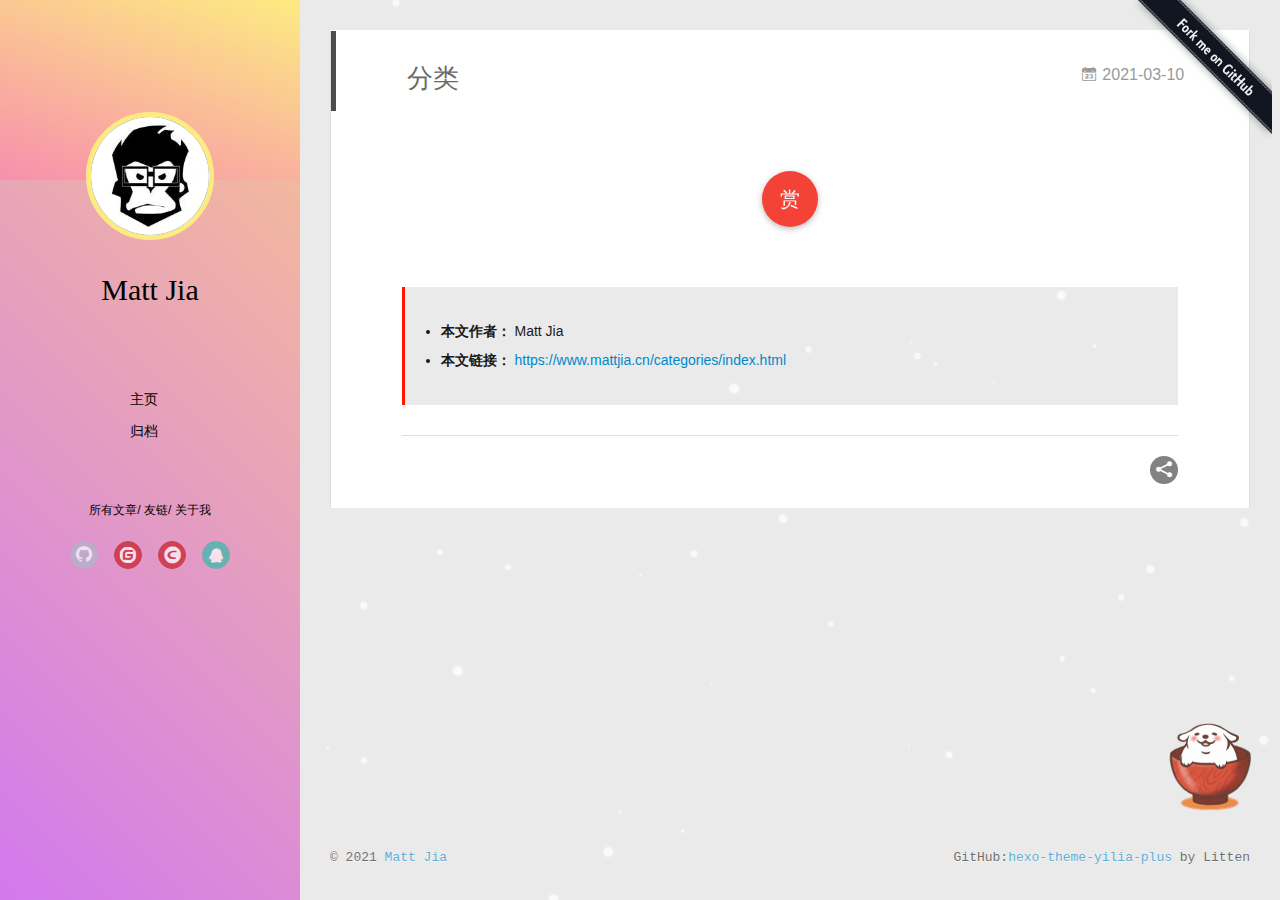
<file: categories/index.html>
<!DOCTYPE html>
<html>
<head>
  <meta charset="utf-8">
  
  <meta name="renderer" content="webkit">
  <meta http-equiv="X-UA-Compatible" content="IE=edge" >
  <link rel="dns-prefetch" href="https://www.mattjia.cn">
  <title>分类 | </title>
  <meta name="generator" content="hexo-theme-yilia-plus">
  <meta name="viewport" content="width=device-width, initial-scale=1, maximum-scale=1">
  
  <meta property="og:type" content="website">
<meta property="og:title" content="分类">
<meta property="og:url" content="https://www.mattjia.cn/categories/index.html">
<meta property="og:site_name">
<meta property="og:locale" content="zh_CN">
<meta property="article:published_time" content="2021-03-10T14:05:12.000Z">
<meta property="article:modified_time" content="2021-03-10T14:07:27.236Z">
<meta property="article:author" content="Matt Jia">
<meta property="article:tag" content="JAVA,程序员,Spring,开发,博客">
<meta name="twitter:card" content="summary">
  
    <link rel="alternative" href="/atom.xml" title="" type="application/atom+xml">
  
  
    <link rel="icon" href="/img/favicon.ico">
  
  
  <link rel="stylesheet" type="text/css" href="/./main.a5fda8.css">
  <style type="text/css">
    
    #container.show {
      background: linear-gradient(to left top,#a0cfe4,#e8c37e);
    }
  </style>
  

  
<script>
var _hmt = _hmt || [];
(function() {
	var hm = document.createElement("script");
	hm.src = "https://hm.baidu.com/hm.js?067b104f2dec0d31a9424757e2a5aacc";
	var s = document.getElementsByTagName("script")[0]; 
	s.parentNode.insertBefore(hm, s);
})();
</script>


  
    
 	  <script src="/lib/clickLove.js"></script>
  
  

<script>
  (function () {
    var bp = document.createElement('script');
    var curProtocol = window.location.protocol.split(':')[0];
    if (curProtocol === 'https') {
      bp.src = 'https://zz.bdstatic.com/linksubmit/push.js';
    } else {
      bp.src = 'http://push.zhanzhang.baidu.com/push.js';
    }
    var s = document.getElementsByTagName("script")[0];
    s.parentNode.insertBefore(bp, s);
  })();

</script>



  

</head>

<body>
  <div id="container" q-class="show:isCtnShow">
    <canvas id="anm-canvas" class="anm-canvas"></canvas>
    <div class="left-col" q-class="show:isShow">
      


<div class="overlay" style="background: linear-gradient(200deg,#FDEB82,#F78FAD);"></div>
<div class="intrude-less">
	<header id="header" class="inner">
		<a href="/" class="profilepic">
			<img src="/img/head.jpg" class="js-avatar">
		</a>
		<hgroup>
			<h1 class="header-author"><a href="/">Matt Jia</a></h1>
		</hgroup>
		

		<nav class="header-menu">
			<ul>
			
				<li><a href="/" >主页</a></li>
			
				<li><a href="/archives" >归档</a></li>
			
			</ul>
		</nav>
		<nav class="header-smart-menu">
			
				
					<a q-on="click: openSlider(e, 'innerArchive')" href="javascript:void(0)">所有文章</a>
				
			
				
					<a q-on="click: openSlider(e, 'friends')" href="javascript:void(0)">友链</a>
				
			
				
					<a q-on="click: openSlider(e, 'aboutme')" href="javascript:void(0)">关于我</a>
				
			
		</nav>
		<nav class="header-nav">
			<div class="social">
				
					
						<a class="github" target="_blank" rel="noopener" href="https://github.com/HumorousPhilosopher" 
												title="GitHub" ><i class="icon-github"></i></a>
					
				
					
						<a class="gitee" target="_blank" rel="noopener" href="https://gitee.com/mattjia" 
												title="码云" ><i class="icon-gitee"></i></a>
					
				
					
						<a class="csdn" target="_blank" rel="noopener" href="https://blog.csdn.net/qq_37470552" 
												title="CSDN" ><i class="icon-csdn"></i></a>
					
				
					
						<a class="qq" href="tencent://message/?uin=812262134&Site=&Menu=yes" 
												title="QQ" ><i class="icon-qq"></i></a>
					
				
			</div>
		
		</nav>
	</header>		
</div>

    </div>
    <div class="mid-col" q-class="show:isShow,hide:isShow|isFalse">
      
      
      <a class="forkMe" style="position:absolute;z-index:999;top:0;right:0.5em;" 
        href="https://github.com/HumorousPhilosopher" target="_blank">
        <img src="/img/forkme.png"
          class="attachment-full size-full" alt="Fork me on GitHub" data-recalc-dims="1"></a>
      
      
<nav id="mobile-nav">
  	<div class="overlay js-overlay" style="background: linear-gradient(200deg,#FDEB82,#F78FAD)"></div>
	<div class="btnctn js-mobile-btnctn">
  		<div class="slider-trigger list" q-on="click: openSlider(e)"><i class="icon icon-sort"></i></div>
	</div>
	<div class="intrude-less">
		<header id="header" class="inner">
			<div class="profilepic">
				<a href="/">
					<img src="/img/head.jpg" class="js-avatar">
				</a>
			</div>
			<hgroup>
			  <h1 class="header-author js-header-author">Matt Jia</h1>
			</hgroup>
			
			
			
				
			
				
			
			
			
			<nav class="header-nav">
				<div class="social">
					
						
						<a class="github" target="_blank" 
							href="https://github.com/HumorousPhilosopher" title="GitHub"><i class="icon-github"></i></a>
						
					
						
						<a class="gitee" target="_blank" 
							href="https://gitee.com/mattjia" title="码云"><i class="icon-gitee"></i></a>
						
					
						
						<a class="csdn" target="_blank" 
							href="https://blog.csdn.net/qq_37470552" title="CSDN"><i class="icon-csdn"></i></a>
						
					
						
						<a class="qq" target="_blank" 
							href="tencent://message/?uin=812262134&Site=&Menu=yes" title="QQ"><i class="icon-qq"></i></a>
						
					
				</div>
			</nav>

			<nav class="header-menu js-header-menu">
				<ul style="width: 50%">
				
				
					<li style="width: 50%"><a href="/">主页</a></li>
		        
					<li style="width: 50%"><a href="/archives">归档</a></li>
		        
				</ul>
			</nav>
		</header>				
	</div>
	<div class="mobile-mask" style="display:none" q-show="isShow"></div>
</nav>

      <div id="wrapper" class="body-wrap">
        <div class="menu-l">
          <div class="canvas-wrap">
            <canvas data-colors="#eaeaea" data-sectionHeight="100" data-contentId="js-content" id="myCanvas1"
              class="anm-canvas"></canvas>
          </div>
          <div id="js-content" class="content-ll">
            <article id="page-" class="article article-type-page " itemscope itemprop="blogPost">
  <div class="article-inner">
    
      <header class="article-header">
  
  
    <h1 class="article-title" itemprop="name">
      分类
    </h1>
  


  
  
<a href="/categories/index.html" class="archive-article-date">
        <time datetime="2021-03-10T14:05:12.000Z" itemprop="datePublished"><i class="icon-calendar icon"></i>2021-03-10</time>
</a>

  
  
  </header>
  
  <div class="article-entry" itemprop="articleBody">
    
    
    

    
    <div class="page-reward">
      <a href="javascript:void(0);" class="page-reward-btn tooltip-top" target="_self">
        <div class="tooltip tooltip-east">
          <span class="tooltip-item">
            赏
          </span>
          <span class="tooltip-content">
            <span class="tooltip-text">
              <span class="tooltip-inner">
                <p class="reward-p"><i class="icon icon-quo-left"></i>非常感谢你请我喝奶茶<i
                    class="icon icon-quo-right"></i></p>
                <div class="reward-box">
                  
                  <div class="reward-box-item">
                    <img class="reward-img" src="/img/alipay.png">
                    <span class="reward-type">支付宝</span>
                  </div>
                  
                  
                  <div class="reward-box-item">
                    <img class="reward-img" src="/img/weixin.png">
                    <span class="reward-type">微信</span>
                  </div>
                  
                </div>
              </span>
            </span>
          </span>
        </div>
      </a>
    </div>
    

    
    <div class="declare"> 
      <ul class="post-copyright">
        <li>
          <strong>本文作者：</strong>
          Matt Jia
        </li>
        <li>
          <strong>本文链接：</strong>
          <a href="https://www.mattjia.cn/categories/index.html" title="分类" target="_blank">https://www.mattjia.cn/categories/index.html</a>
        </li>
        
      </ul>
    </div>
    

  </div>
  <div class="article-info article-info-index">
    
    
    

    

    
    
<div class="share-btn share-icons tooltip-left">
  <div class="tooltip tooltip-east">
    <span class="tooltip-item">
      <a href="javascript:;" class="share-sns share-outer">
        <i class="icon icon-share"></i>
      </a>
    </span>
    <span class="tooltip-content">
      <div class="share-wrap">
        <div class="share-icons">
          <a class="weibo share-sns" href="javascript:;" data-type="weibo">
            <i class="icon icon-weibo"></i>
          </a>
          <!-- <a class="weixin share-sns wxFab" href="javascript:;" data-type="weixin">
            <i class="icon icon-weixin"></i>
          </a> -->
          <a class="qq share-sns" href="javascript:;" data-type="qq">
            <i class="icon icon-qq"></i>
          </a>
          <a class="douban share-sns" href="javascript:;" data-type="douban">
            <i class="icon icon-douban"></i>
          </a>
          <a class="qzone share-sns" href="javascript:;" data-type="qzone">
            <i class="icon icon-qzone"></i>
          </a>
          <a class="facebook share-sns" href="javascript:;" data-type="facebook">
            <i class="icon icon-facebook"></i>
          </a>
          <a class="twitter share-sns" href="javascript:;" data-type="twitter">
            <i class="icon icon-twitter"></i>
          </a>
          <a class="google share-sns" href="javascript:;" data-type="google">
            <i class="icon icon-google"></i>
          </a>
        </div>
      </div>
    </span>
  </div>
</div>

<div class="page-modal wx-share js-wx-box">
    <a class="close js-modal-close" href="javascript:;"><i class="icon icon-close"></i></a>
    <p>扫一扫，分享到微信</p>
    <div class="wx-qrcode">
     <!-- <img src="//pan.baidu.com/share/qrcode?url=https://www.mattjia.cn/categories/" alt="微信分享二维码"> -->
    </div>
</div>

<div class="mask js-mask"></div>

    
    <div class="clearfix"></div>
  </div>
  </div>
</article>



<aside class="wrap-side-operation">
    <div class="mod-side-operation">
        
        <div class="jump-container" id="js-jump-container" style="display:none;">
            <a href="javascript:void(0)" class="mod-side-operation__jump-to-top">
                <i class="icon-font icon-back"></i>
            </a>
            <div id="js-jump-plan-container" class="jump-plan-container" style="top: -11px;">
                <i class="icon-font icon-plane jump-plane"></i>
            </div>
        </div>
        
        
    </div>
</aside>














          </div>
        </div>
      </div>
      <footer id="footer">
  <div class="outer">
    <div id="footer-info">
    	<div class="footer-left">
    		&copy; 2021 <a href="https://www.mattjia.cn/" target="_blank">Matt Jia</a>
    	</div>
        <div class="footer-right">
			
			
      		GitHub:<a href="https://github.com/JoeyBling/hexo-theme-yilia-plus" target="_blank">hexo-theme-yilia-plus</a> by Litten
      	</div>
    </div>
  </div>
  
  
  
</footer>

    </div>
    <script>
	var yiliaConfig = {
		mathjax: false,
		isHome: false,
		isPost: false,
		isArchive: false,
		isTag: false,
		isCategory: false,
		open_in_new: false,
		toc_hide_index: true,
		root: "/",
		innerArchive: true,
		showTags: false
	}
</script>

<script>!function(r){function e(t){if(i[t])return i[t].exports;var n=i[t]={exports:{},id:t,loaded:!1};return r[t].call(n.exports,n,n.exports,e),n.loaded=!0,n.exports}var i={};e.m=r,e.c=i,e.p="./",e(0)}([function(t,n,r){r(208),t.exports=r(205)},function(t,n,r){var d=r(3),y=r(46),g=r(26),b=r(27),x=r(47),m="prototype",S=function(t,n,r){var e,i,o,u,c=t&S.F,f=t&S.G,a=t&S.S,s=t&S.P,l=t&S.B,h=f?d:a?d[n]||(d[n]={}):(d[n]||{})[m],v=f?y:y[n]||(y[n]={}),p=v[m]||(v[m]={});for(e in f&&(r=n),r)o=((i=!c&&h&&void 0!==h[e])?h:r)[e],u=l&&i?x(o,d):s&&"function"==typeof o?x(Function.call,o):o,h&&b(h,e,o,t&S.U),v[e]!=o&&g(v,e,u),s&&p[e]!=o&&(p[e]=o)};d.core=y,S.F=1,S.G=2,S.S=4,S.P=8,S.B=16,S.W=32,S.U=64,S.R=128,t.exports=S},function(t,n,r){var e=r(5);t.exports=function(t){if(!e(t))throw TypeError(t+" is not an object!");return t}},function(t,n){var r=t.exports="undefined"!=typeof window&&window.Math==Math?window:"undefined"!=typeof self&&self.Math==Math?self:Function("return this")();"number"==typeof __g&&(__g=r)},function(t,n){t.exports=function(t){try{return!!t()}catch(t){return!0}}},function(t,n){t.exports=function(t){return"object"==typeof t?null!==t:"function"==typeof t}},function(t,n){var r=t.exports="undefined"!=typeof window&&window.Math==Math?window:"undefined"!=typeof self&&self.Math==Math?self:Function("return this")();"number"==typeof __g&&(__g=r)},function(t,n,r){var e=r(118)("wks"),i=r(79),o=r(3).Symbol,u="function"==typeof o;(t.exports=function(t){return e[t]||(e[t]=u&&o[t]||(u?o:i)("Symbol."+t))}).store=e},function(t,n,r){var e=r(49),i=Math.min;t.exports=function(t){return 0<t?i(e(t),9007199254740991):0}},function(t,n){var r={}.hasOwnProperty;t.exports=function(t,n){return r.call(t,n)}},function(t,n,r){t.exports=!r(4)(function(){return 7!=Object.defineProperty({},"a",{get:function(){return 7}}).a})},function(t,n,r){var e=r(2),i=r(174),o=r(53),u=Object.defineProperty;n.f=r(10)?Object.defineProperty:function(t,n,r){if(e(t),n=o(n,!0),e(r),i)try{return u(t,n,r)}catch(t){}if("get"in r||"set"in r)throw TypeError("Accessors not supported!");return"value"in r&&(t[n]=r.value),t}},function(t,n,r){t.exports=!r(20)(function(){return 7!=Object.defineProperty({},"a",{get:function(){return 7}}).a})},function(t,n,r){var e=r(14),i=r(24);t.exports=r(12)?function(t,n,r){return e.f(t,n,i(1,r))}:function(t,n,r){return t[n]=r,t}},function(t,n,r){var e=r(22),i=r(60),o=r(42),u=Object.defineProperty;n.f=r(12)?Object.defineProperty:function(t,n,r){if(e(t),n=o(n,!0),e(r),i)try{return u(t,n,r)}catch(t){}if("get"in r||"set"in r)throw TypeError("Accessors not supported!");return"value"in r&&(t[n]=r.value),t}},function(t,n,r){var e=r(96),i=r(34);t.exports=function(t){return e(i(t))}},function(t,n,r){var e=r(40)("wks"),i=r(25),o=r(6).Symbol,u="function"==typeof o;(t.exports=function(t){return e[t]||(e[t]=u&&o[t]||(u?o:i)("Symbol."+t))}).store=e},function(t,n,r){var e=r(51);t.exports=function(t){return Object(e(t))}},function(t,n){t.exports=function(t){return"object"==typeof t?null!==t:"function"==typeof t}},function(t,n){var r=t.exports={version:"2.6.9"};"number"==typeof __e&&(__e=r)},function(t,n){t.exports=function(t){try{return!!t()}catch(t){return!0}}},function(t,n){t.exports=function(t){if("function"!=typeof t)throw TypeError(t+" is not a function!");return t}},function(t,n,r){var e=r(18);t.exports=function(t){if(!e(t))throw TypeError(t+" is not an object!");return t}},function(t,n){t.exports=!0},function(t,n){t.exports=function(t,n){return{enumerable:!(1&t),configurable:!(2&t),writable:!(4&t),value:n}}},function(t,n){var r=0,e=Math.random();t.exports=function(t){return"Symbol(".concat(void 0===t?"":t,")_",(++r+e).toString(36))}},function(t,n,r){var e=r(11),i=r(75);t.exports=r(10)?function(t,n,r){return e.f(t,n,i(1,r))}:function(t,n,r){return t[n]=r,t}},function(t,n,r){var o=r(3),u=r(26),c=r(30),f=r(79)("src"),e=r(219),i="toString",a=(""+e).split(i);r(46).inspectSource=function(t){return e.call(t)},(t.exports=function(t,n,r,e){var i="function"==typeof r;i&&(c(r,"name")||u(r,"name",n)),t[n]!==r&&(i&&(c(r,f)||u(r,f,t[n]?""+t[n]:a.join(String(n)))),t===o?t[n]=r:e?t[n]?t[n]=r:u(t,n,r):(delete t[n],u(t,n,r)))})(Function.prototype,i,function(){return"function"==typeof this&&this[f]||e.call(this)})},function(t,n,r){var e=r(1),i=r(4),u=r(51),c=/"/g,o=function(t,n,r,e){var i=String(u(t)),o="<"+n;return""!==r&&(o+=" "+r+'="'+String(e).replace(c,"&quot;")+'"'),o+">"+i+"</"+n+">"};t.exports=function(n,t){var r={};r[n]=t(o),e(e.P+e.F*i(function(){var t=""[n]('"');return t!==t.toLowerCase()||3<t.split('"').length}),"String",r)}},function(t,n,r){var e=r(65),i=r(35);t.exports=Object.keys||function(t){return e(t,i)}},function(t,n){var r={}.hasOwnProperty;t.exports=function(t,n){return r.call(t,n)}},function(t,n,r){var e=r(117),i=r(75),o=r(33),u=r(53),c=r(30),f=r(174),a=Object.getOwnPropertyDescriptor;n.f=r(10)?a:function(t,n){if(t=o(t),n=u(n,!0),f)try{return a(t,n)}catch(t){}if(c(t,n))return i(!e.f.call(t,n),t[n])}},function(t,n,r){var e=r(30),i=r(17),o=r(154)("IE_PROTO"),u=Object.prototype;t.exports=Object.getPrototypeOf||function(t){return t=i(t),e(t,o)?t[o]:"function"==typeof t.constructor&&t instanceof t.constructor?t.constructor.prototype:t instanceof Object?u:null}},function(t,n,r){var e=r(116),i=r(51);t.exports=function(t){return e(i(t))}},function(t,n){t.exports=function(t){if(null==t)throw TypeError("Can't call method on  "+t);return t}},function(t,n){t.exports="constructor,hasOwnProperty,isPrototypeOf,propertyIsEnumerable,toLocaleString,toString,valueOf".split(",")},function(t,n){t.exports={}},function(t,n){n.f={}.propertyIsEnumerable},function(t,n,r){var e=r(14).f,i=r(9),o=r(16)("toStringTag");t.exports=function(t,n,r){t&&!i(t=r?t:t.prototype,o)&&e(t,o,{configurable:!0,value:n})}},function(t,n,r){var e=r(40)("keys"),i=r(25);t.exports=function(t){return e[t]||(e[t]=i(t))}},function(t,n,r){var e=r(19),i=r(6),o="__core-js_shared__",u=i[o]||(i[o]={});(t.exports=function(t,n){return u[t]||(u[t]=void 0!==n?n:{})})("versions",[]).push({version:e.version,mode:r(23)?"pure":"global",copyright:"© 2019 Denis Pushkarev (zloirock.ru)"})},function(t,n){var r=Math.ceil,e=Math.floor;t.exports=function(t){return isNaN(t=+t)?0:(0<t?e:r)(t)}},function(t,n,r){var i=r(18);t.exports=function(t,n){if(!i(t))return t;var r,e;if(n&&"function"==typeof(r=t.toString)&&!i(e=r.call(t)))return e;if("function"==typeof(r=t.valueOf)&&!i(e=r.call(t)))return e;if(!n&&"function"==typeof(r=t.toString)&&!i(e=r.call(t)))return e;throw TypeError("Can't convert object to primitive value")}},function(t,n,r){var e=r(6),i=r(19),o=r(23),u=r(44),c=r(14).f;t.exports=function(t){var n=i.Symbol||(i.Symbol=o?{}:e.Symbol||{});"_"==t.charAt(0)||t in n||c(n,t,{value:u.f(t)})}},function(t,n,r){n.f=r(16)},function(t,n){var r={}.toString;t.exports=function(t){return r.call(t).slice(8,-1)}},function(t,n){var r=t.exports={version:"2.6.9"};"number"==typeof __e&&(__e=r)},function(t,n,r){var o=r(21);t.exports=function(e,i,t){if(o(e),void 0===i)return e;switch(t){case 1:return function(t){return e.call(i,t)};case 2:return function(t,n){return e.call(i,t,n)};case 3:return function(t,n,r){return e.call(i,t,n,r)}}return function(){return e.apply(i,arguments)}}},function(t,n,r){"use strict";var e=r(4);t.exports=function(t,n){return!!t&&e(function(){n?t.call(null,function(){},1):t.call(null)})}},function(t,n){var r=Math.ceil,e=Math.floor;t.exports=function(t){return isNaN(t=+t)?0:(0<t?e:r)(t)}},function(t,n,r){var x=r(47),m=r(116),S=r(17),w=r(8),e=r(138);t.exports=function(l,t){var h=1==l,v=2==l,p=3==l,d=4==l,y=6==l,g=5==l||y,b=t||e;return function(t,n,r){for(var e,i,o=S(t),u=m(o),c=x(n,r,3),f=w(u.length),a=0,s=h?b(t,f):v?b(t,0):void 0;a<f;a++)if((g||a in u)&&(i=c(e=u[a],a,o),l))if(h)s[a]=i;else if(i)switch(l){case 3:return!0;case 5:return e;case 6:return a;case 2:s.push(e)}else if(d)return!1;return y?-1:p||d?d:s}}},function(t,n){t.exports=function(t){if(null==t)throw TypeError("Can't call method on  "+t);return t}},function(t,n,r){var i=r(1),o=r(46),u=r(4);t.exports=function(t,n){var r=(o.Object||{})[t]||Object[t],e={};e[t]=n(r),i(i.S+i.F*u(function(){r(1)}),"Object",e)}},function(t,n,r){var i=r(5);t.exports=function(t,n){if(!i(t))return t;var r,e;if(n&&"function"==typeof(r=t.toString)&&!i(e=r.call(t)))return e;if("function"==typeof(r=t.valueOf)&&!i(e=r.call(t)))return e;if(!n&&"function"==typeof(r=t.toString)&&!i(e=r.call(t)))return e;throw TypeError("Can't convert object to primitive value")}},function(t,n,r){var d=r(6),y=r(19),g=r(93),b=r(13),x=r(9),m="prototype",S=function(t,n,r){var e,i,o,u=t&S.F,c=t&S.G,f=t&S.S,a=t&S.P,s=t&S.B,l=t&S.W,h=c?y:y[n]||(y[n]={}),v=h[m],p=c?d:f?d[n]:(d[n]||{})[m];for(e in c&&(r=n),r)(i=!u&&p&&void 0!==p[e])&&x(h,e)||(o=i?p[e]:r[e],h[e]=c&&"function"!=typeof p[e]?r[e]:s&&i?g(o,d):l&&p[e]==o?function(e){var t=function(t,n,r){if(this instanceof e){switch(arguments.length){case 0:return new e;case 1:return new e(t);case 2:return new e(t,n)}return new e(t,n,r)}return e.apply(this,arguments)};return t[m]=e[m],t}(o):a&&"function"==typeof o?g(Function.call,o):o,a&&((h.virtual||(h.virtual={}))[e]=o,t&S.R&&v&&!v[e]&&b(v,e,o)))};S.F=1,S.G=2,S.S=4,S.P=8,S.B=16,S.W=32,S.U=64,S.R=128,t.exports=S},function(t,n,r){var e=r(34);t.exports=function(t){return Object(e(t))}},function(t,n,r){var o=r(196),e=r(1),i=r(118)("metadata"),u=i.store||(i.store=new(r(200))),c=function(t,n,r){var e=u.get(t);if(!e){if(!r)return;u.set(t,e=new o)}var i=e.get(n);if(!i){if(!r)return;e.set(n,i=new o)}return i};t.exports={store:u,map:c,has:function(t,n,r){var e=c(n,r,!1);return void 0!==e&&e.has(t)},get:function(t,n,r){var e=c(n,r,!1);return void 0===e?void 0:e.get(t)},set:function(t,n,r,e){c(r,e,!0).set(t,n)},keys:function(t,n){var r=c(t,n,!1),e=[];return r&&r.forEach(function(t,n){e.push(n)}),e},key:function(t){return void 0===t||"symbol"==typeof t?t:String(t)},exp:function(t){e(e.S,"Reflect",t)}}},function(t,n,r){"use strict";if(r(10)){var g=r(68),b=r(3),x=r(4),m=r(1),S=r(132),e=r(159),h=r(47),w=r(70),i=r(75),_=r(26),o=r(76),u=r(49),O=r(8),E=r(194),c=r(78),f=r(53),a=r(30),M=r(81),P=r(5),v=r(17),p=r(145),j=r(72),F=r(32),A=r(73).f,d=r(161),s=r(79),l=r(7),y=r(50),I=r(120),L=r(119),N=r(162),T=r(82),k=r(125),R=r(77),C=r(137),D=r(166),G=r(11),W=r(31),U=G.f,V=W.f,B=b.RangeError,q=b.TypeError,z=b.Uint8Array,K="ArrayBuffer",H="Shared"+K,J="BYTES_PER_ELEMENT",$="prototype",Y=Array[$],X=e.ArrayBuffer,Q=e.DataView,Z=y(0),tt=y(2),nt=y(3),rt=y(4),et=y(5),it=y(6),ot=I(!0),ut=I(!1),ct=N.values,ft=N.keys,at=N.entries,st=Y.lastIndexOf,lt=Y.reduce,ht=Y.reduceRight,vt=Y.join,pt=Y.sort,dt=Y.slice,yt=Y.toString,gt=Y.toLocaleString,bt=l("iterator"),xt=l("toStringTag"),mt=s("typed_constructor"),St=s("def_constructor"),wt=S.CONSTR,_t=S.TYPED,Ot=S.VIEW,Et="Wrong length!",Mt=y(1,function(t,n){return It(L(t,t[St]),n)}),Pt=x(function(){return 1===new z(new Uint16Array([1]).buffer)[0]}),jt=!!z&&!!z[$].set&&x(function(){new z(1).set({})}),Ft=function(t,n){var r=u(t);if(r<0||r%n)throw B("Wrong offset!");return r},At=function(t){if(P(t)&&_t in t)return t;throw q(t+" is not a typed array!")},It=function(t,n){if(!(P(t)&&mt in t))throw q("It is not a typed array constructor!");return new t(n)},Lt=function(t,n){return Nt(L(t,t[St]),n)},Nt=function(t,n){for(var r=0,e=n.length,i=It(t,e);r<e;)i[r]=n[r++];return i},Tt=function(t,n,r){U(t,n,{get:function(){return this._d[r]}})},kt=function(t){var n,r,e,i,o,u,c=v(t),f=arguments.length,a=1<f?arguments[1]:void 0,s=void 0!==a,l=d(c);if(null!=l&&!p(l)){for(u=l.call(c),e=[],n=0;!(o=u.next()).done;n++)e.push(o.value);c=e}for(s&&2<f&&(a=h(a,arguments[2],2)),n=0,r=O(c.length),i=It(this,r);n<r;n++)i[n]=s?a(c[n],n):c[n];return i},Rt=function(){for(var t=0,n=arguments.length,r=It(this,n);t<n;)r[t]=arguments[t++];return r},Ct=!!z&&x(function(){gt.call(new z(1))}),Dt=function(){return gt.apply(Ct?dt.call(At(this)):At(this),arguments)},Gt={copyWithin:function(t,n){return D.call(At(this),t,n,2<arguments.length?arguments[2]:void 0)},every:function(t){return rt(At(this),t,1<arguments.length?arguments[1]:void 0)},fill:function(t){return C.apply(At(this),arguments)},filter:function(t){return Lt(this,tt(At(this),t,1<arguments.length?arguments[1]:void 0))},find:function(t){return et(At(this),t,1<arguments.length?arguments[1]:void 0)},findIndex:function(t){return it(At(this),t,1<arguments.length?arguments[1]:void 0)},forEach:function(t){Z(At(this),t,1<arguments.length?arguments[1]:void 0)},indexOf:function(t){return ut(At(this),t,1<arguments.length?arguments[1]:void 0)},includes:function(t){return ot(At(this),t,1<arguments.length?arguments[1]:void 0)},join:function(t){return vt.apply(At(this),arguments)},lastIndexOf:function(t){return st.apply(At(this),arguments)},map:function(t){return Mt(At(this),t,1<arguments.length?arguments[1]:void 0)},reduce:function(t){return lt.apply(At(this),arguments)},reduceRight:function(t){return ht.apply(At(this),arguments)},reverse:function(){for(var t,n=this,r=At(n).length,e=Math.floor(r/2),i=0;i<e;)t=n[i],n[i++]=n[--r],n[r]=t;return n},some:function(t){return nt(At(this),t,1<arguments.length?arguments[1]:void 0)},sort:function(t){return pt.call(At(this),t)},subarray:function(t,n){var r=At(this),e=r.length,i=c(t,e);return new(L(r,r[St]))(r.buffer,r.byteOffset+i*r.BYTES_PER_ELEMENT,O((void 0===n?e:c(n,e))-i))}},Wt=function(t,n){return Lt(this,dt.call(At(this),t,n))},Ut=function(t){At(this);var n=Ft(arguments[1],1),r=this.length,e=v(t),i=O(e.length),o=0;if(r<i+n)throw B(Et);for(;o<i;)this[n+o]=e[o++]},Vt={entries:function(){return at.call(At(this))},keys:function(){return ft.call(At(this))},values:function(){return ct.call(At(this))}},Bt=function(t,n){return P(t)&&t[_t]&&"symbol"!=typeof n&&n in t&&String(+n)==String(n)},qt=function(t,n){return Bt(t,n=f(n,!0))?i(2,t[n]):V(t,n)},zt=function(t,n,r){return!(Bt(t,n=f(n,!0))&&P(r)&&a(r,"value"))||a(r,"get")||a(r,"set")||r.configurable||a(r,"writable")&&!r.writable||a(r,"enumerable")&&!r.enumerable?U(t,n,r):(t[n]=r.value,t)};wt||(W.f=qt,G.f=zt),m(m.S+m.F*!wt,"Object",{getOwnPropertyDescriptor:qt,defineProperty:zt}),x(function(){yt.call({})})&&(yt=gt=function(){return vt.call(this)});var Kt=o({},Gt);o(Kt,Vt),_(Kt,bt,Vt.values),o(Kt,{slice:Wt,set:Ut,constructor:function(){},toString:yt,toLocaleString:Dt}),Tt(Kt,"buffer","b"),Tt(Kt,"byteOffset","o"),Tt(Kt,"byteLength","l"),Tt(Kt,"length","e"),U(Kt,xt,{get:function(){return this[_t]}}),t.exports=function(t,l,n,o){var h=t+((o=!!o)?"Clamped":"")+"Array",r="get"+t,u="set"+t,v=b[h],c=v||{},e=v&&F(v),i=!v||!S.ABV,f={},a=v&&v[$],p=function(t,i){U(t,i,{get:function(){return t=i,(n=this._d).v[r](t*l+n.o,Pt);var t,n},set:function(t){return n=i,r=t,e=this._d,o&&(r=(r=Math.round(r))<0?0:255<r?255:255&r),void e.v[u](n*l+e.o,r,Pt);var n,r,e},enumerable:!0})};i?(v=n(function(t,n,r,e){w(t,v,h,"_d");var i,o,u,c,f=0,a=0;if(P(n)){if(!(n instanceof X||(c=M(n))==K||c==H))return _t in n?Nt(v,n):kt.call(v,n);i=n,a=Ft(r,l);var s=n.byteLength;if(void 0===e){if(s%l)throw B(Et);if((o=s-a)<0)throw B(Et)}else if(s<(o=O(e)*l)+a)throw B(Et);u=o/l}else u=E(n),i=new X(o=u*l);for(_(t,"_d",{b:i,o:a,l:o,e:u,v:new Q(i)});f<u;)p(t,f++)}),a=v[$]=j(Kt),_(a,"constructor",v)):x(function(){v(1)})&&x(function(){new v(-1)})&&k(function(t){new v,new v(null),new v(1.5),new v(t)},!0)||(v=n(function(t,n,r,e){var i;return w(t,v,h),P(n)?n instanceof X||(i=M(n))==K||i==H?void 0!==e?new c(n,Ft(r,l),e):void 0!==r?new c(n,Ft(r,l)):new c(n):_t in n?Nt(v,n):kt.call(v,n):new c(E(n))}),Z(e!==Function.prototype?A(c).concat(A(e)):A(c),function(t){t in v||_(v,t,c[t])}),v[$]=a,g||(a.constructor=v));var s=a[bt],d=!!s&&("values"==s.name||null==s.name),y=Vt.values;_(v,mt,!0),_(a,_t,h),_(a,Ot,!0),_(a,St,v),(o?new v(1)[xt]==h:xt in a)||U(a,xt,{get:function(){return h}}),f[h]=v,m(m.G+m.W+m.F*(v!=c),f),m(m.S,h,{BYTES_PER_ELEMENT:l}),m(m.S+m.F*x(function(){c.of.call(v,1)}),h,{from:kt,of:Rt}),J in a||_(a,J,l),m(m.P,h,Gt),R(h),m(m.P+m.F*jt,h,{set:Ut}),m(m.P+m.F*!d,h,Vt),g||a.toString==yt||(a.toString=yt),m(m.P+m.F*x(function(){new v(1).slice()}),h,{slice:Wt}),m(m.P+m.F*(x(function(){return[1,2].toLocaleString()!=new v([1,2]).toLocaleString()})||!x(function(){a.toLocaleString.call([1,2])})),h,{toLocaleString:Dt}),T[h]=d?s:y,g||d||_(a,bt,y)}}else t.exports=function(){}},function(t,n){var r={}.toString;t.exports=function(t){return r.call(t).slice(8,-1)}},function(t,n,r){var e=r(18),i=r(6).document,o=e(i)&&e(i.createElement);t.exports=function(t){return o?i.createElement(t):{}}},function(t,n,r){t.exports=!r(12)&&!r(20)(function(){return 7!=Object.defineProperty(r(59)("div"),"a",{get:function(){return 7}}).a})},function(t,n,r){"use strict";var x=r(23),m=r(54),S=r(66),w=r(13),_=r(36),O=r(98),E=r(38),M=r(104),P=r(16)("iterator"),j=!([].keys&&"next"in[].keys()),F="values",A=function(){return this};t.exports=function(t,n,r,e,i,o,u){O(r,n,e);var c,f,a,s=function(t){if(!j&&t in p)return p[t];switch(t){case"keys":case F:return function(){return new r(this,t)}}return function(){return new r(this,t)}},l=n+" Iterator",h=i==F,v=!1,p=t.prototype,d=p[P]||p["@@iterator"]||i&&p[i],y=d||s(i),g=i?h?s("entries"):y:void 0,b="Array"==n&&p.entries||d;if(b&&((a=M(b.call(new t)))!==Object.prototype&&a.next&&(E(a,l,!0),x||"function"==typeof a[P]||w(a,P,A))),h&&d&&d.name!==F&&(v=!0,y=function(){return d.call(this)}),x&&!u||!j&&!v&&p[P]||w(p,P,y),_[n]=y,_[l]=A,i)if(c={values:h?y:s(F),keys:o?y:s("keys"),entries:g},u)for(f in c)f in p||S(p,f,c[f]);else m(m.P+m.F*(j||v),n,c);return c}},function(t,n,e){var i=e(22),o=e(101),u=e(35),c=e(39)("IE_PROTO"),f=function(){},a="prototype",s=function(){var t,n=e(59)("iframe"),r=u.length;for(n.style.display="none",e(95).appendChild(n),n.src="javascript:",(t=n.contentWindow.document).open(),t.write("<script>document.F=Object<\/script>"),t.close(),s=t.F;r--;)delete s[a][u[r]];return s()};t.exports=Object.create||function(t,n){var r;return null!==t?(f[a]=i(t),r=new f,f[a]=null,r[c]=t):r=s(),void 0===n?r:o(r,n)}},function(t,n,r){var e=r(65),i=r(35).concat("length","prototype");n.f=Object.getOwnPropertyNames||function(t){return e(t,i)}},function(t,n){n.f=Object.getOwnPropertySymbols},function(t,n,r){var u=r(9),c=r(15),f=r(92)(!1),a=r(39)("IE_PROTO");t.exports=function(t,n){var r,e=c(t),i=0,o=[];for(r in e)r!=a&&u(e,r)&&o.push(r);for(;n.length>i;)u(e,r=n[i++])&&(~f(o,r)||o.push(r));return o}},function(t,n,r){t.exports=r(13)},function(t,n,r){var e=r(7)("unscopables"),i=Array.prototype;null==i[e]&&r(26)(i,e,{}),t.exports=function(t){i[e][t]=!0}},function(t,n){t.exports=!1},function(t,n,r){var e=r(79)("meta"),i=r(5),o=r(30),u=r(11).f,c=0,f=Object.isExtensible||function(){return!0},a=!r(4)(function(){return f(Object.preventExtensions({}))}),s=function(t){u(t,e,{value:{i:"O"+ ++c,w:{}}})},l=t.exports={KEY:e,NEED:!1,fastKey:function(t,n){if(!i(t))return"symbol"==typeof t?t:("string"==typeof t?"S":"P")+t;if(!o(t,e)){if(!f(t))return"F";if(!n)return"E";s(t)}return t[e].i},getWeak:function(t,n){if(!o(t,e)){if(!f(t))return!0;if(!n)return!1;s(t)}return t[e].w},onFreeze:function(t){return a&&l.NEED&&f(t)&&!o(t,e)&&s(t),t}}},function(t,n){t.exports=function(t,n,r,e){if(!(t instanceof n)||void 0!==e&&e in t)throw TypeError(r+": incorrect invocation!");return t}},function(t,n,r){var h=r(47),v=r(177),p=r(145),d=r(2),y=r(8),g=r(161),b={},x={};(n=t.exports=function(t,n,r,e,i){var o,u,c,f,a=i?function(){return t}:g(t),s=h(r,e,n?2:1),l=0;if("function"!=typeof a)throw TypeError(t+" is not iterable!");if(p(a)){for(o=y(t.length);l<o;l++)if((f=n?s(d(u=t[l])[0],u[1]):s(t[l]))===b||f===x)return f}else for(c=a.call(t);!(u=c.next()).done;)if((f=v(c,s,u.value,n))===b||f===x)return f}).BREAK=b,n.RETURN=x},function(t,n,e){var i=e(2),o=e(183),u=e(141),c=e(154)("IE_PROTO"),f=function(){},a="prototype",s=function(){var t,n=e(140)("iframe"),r=u.length;for(n.style.display="none",e(143).appendChild(n),n.src="javascript:",(t=n.contentWindow.document).open(),t.write("<script>document.F=Object<\/script>"),t.close(),s=t.F;r--;)delete s[a][u[r]];return s()};t.exports=Object.create||function(t,n){var r;return null!==t?(f[a]=i(t),r=new f,f[a]=null,r[c]=t):r=s(),void 0===n?r:o(r,n)}},function(t,n,r){var e=r(185),i=r(141).concat("length","prototype");n.f=Object.getOwnPropertyNames||function(t){return e(t,i)}},function(t,n,r){var e=r(185),i=r(141);t.exports=Object.keys||function(t){return e(t,i)}},function(t,n){t.exports=function(t,n){return{enumerable:!(1&t),configurable:!(2&t),writable:!(4&t),value:n}}},function(t,n,r){var i=r(27);t.exports=function(t,n,r){for(var e in n)i(t,e,n[e],r);return t}},function(t,n,r){"use strict";var e=r(3),i=r(11),o=r(10),u=r(7)("species");t.exports=function(t){var n=e[t];o&&n&&!n[u]&&i.f(n,u,{configurable:!0,get:function(){return this}})}},function(t,n,r){var e=r(49),i=Math.max,o=Math.min;t.exports=function(t,n){return(t=e(t))<0?i(t+n,0):o(t,n)}},function(t,n){var r=0,e=Math.random();t.exports=function(t){return"Symbol(".concat(void 0===t?"":t,")_",(++r+e).toString(36))}},function(t,n,r){var e=r(5);t.exports=function(t,n){if(!e(t)||t._t!==n)throw TypeError("Incompatible receiver, "+n+" required!");return t}},function(t,n,r){var i=r(45),o=r(7)("toStringTag"),u="Arguments"==i(function(){return arguments}());t.exports=function(t){var n,r,e;return void 0===t?"Undefined":null===t?"Null":"string"==typeof(r=function(t,n){try{return t[n]}catch(t){}}(n=Object(t),o))?r:u?i(n):"Object"==(e=i(n))&&"function"==typeof n.callee?"Arguments":e}},function(t,n){t.exports={}},function(t,n,r){var e=r(11).f,i=r(30),o=r(7)("toStringTag");t.exports=function(t,n,r){t&&!i(t=r?t:t.prototype,o)&&e(t,o,{configurable:!0,value:n})}},function(t,n,r){var u=r(1),e=r(51),c=r(4),f=r(157),i="["+f+"]",o=RegExp("^"+i+i+"*"),a=RegExp(i+i+"*$"),s=function(t,n,r){var e={},i=c(function(){return!!f[t]()||"​"!="​"[t]()}),o=e[t]=i?n(l):f[t];r&&(e[r]=o),u(u.P+u.F*i,"String",e)},l=s.trim=function(t,n){return t=String(e(t)),1&n&&(t=t.replace(o,"")),2&n&&(t=t.replace(a,"")),t};t.exports=s},function(t,n,r){t.exports={default:r(88),__esModule:!0}},function(t,n,r){t.exports={default:r(89),__esModule:!0}},function(t,n,r){"use strict";function e(t){return t&&t.__esModule?t:{default:t}}n.__esModule=!0;var i=e(r(86)),o=e(r(85)),u="function"==typeof o.default&&"symbol"==typeof i.default?function(t){return typeof t}:function(t){return t&&"function"==typeof o.default&&t.constructor===o.default&&t!==o.default.prototype?"symbol":typeof t};n.default="function"==typeof o.default&&"symbol"===u(i.default)?function(t){return void 0===t?"undefined":u(t)}:function(t){return t&&"function"==typeof o.default&&t.constructor===o.default&&t!==o.default.prototype?"symbol":void 0===t?"undefined":u(t)}},function(t,n,r){r(111),r(109),r(112),r(113),t.exports=r(19).Symbol},function(t,n,r){r(110),r(114),t.exports=r(44).f("iterator")},function(t,n){t.exports=function(t){if("function"!=typeof t)throw TypeError(t+" is not a function!");return t}},function(t,n){t.exports=function(){}},function(t,n,r){var f=r(15),a=r(107),s=r(106);t.exports=function(c){return function(t,n,r){var e,i=f(t),o=a(i.length),u=s(r,o);if(c&&n!=n){for(;u<o;)if((e=i[u++])!=e)return!0}else for(;u<o;u++)if((c||u in i)&&i[u]===n)return c||u||0;return!c&&-1}}},function(t,n,r){var o=r(90);t.exports=function(e,i,t){if(o(e),void 0===i)return e;switch(t){case 1:return function(t){return e.call(i,t)};case 2:return function(t,n){return e.call(i,t,n)};case 3:return function(t,n,r){return e.call(i,t,n,r)}}return function(){return e.apply(i,arguments)}}},function(t,n,r){var c=r(29),f=r(64),a=r(37);t.exports=function(t){var n=c(t),r=f.f;if(r)for(var e,i=r(t),o=a.f,u=0;i.length>u;)o.call(t,e=i[u++])&&n.push(e);return n}},function(t,n,r){var e=r(6).document;t.exports=e&&e.documentElement},function(t,n,r){var e=r(58);t.exports=Object("z").propertyIsEnumerable(0)?Object:function(t){return"String"==e(t)?t.split(""):Object(t)}},function(t,n,r){var e=r(58);t.exports=Array.isArray||function(t){return"Array"==e(t)}},function(t,n,r){"use strict";var e=r(62),i=r(24),o=r(38),u={};r(13)(u,r(16)("iterator"),function(){return this}),t.exports=function(t,n,r){t.prototype=e(u,{next:i(1,r)}),o(t,n+" Iterator")}},function(t,n){t.exports=function(t,n){return{value:n,done:!!t}}},function(t,n,r){var e=r(25)("meta"),i=r(18),o=r(9),u=r(14).f,c=0,f=Object.isExtensible||function(){return!0},a=!r(20)(function(){return f(Object.preventExtensions({}))}),s=function(t){u(t,e,{value:{i:"O"+ ++c,w:{}}})},l=t.exports={KEY:e,NEED:!1,fastKey:function(t,n){if(!i(t))return"symbol"==typeof t?t:("string"==typeof t?"S":"P")+t;if(!o(t,e)){if(!f(t))return"F";if(!n)return"E";s(t)}return t[e].i},getWeak:function(t,n){if(!o(t,e)){if(!f(t))return!0;if(!n)return!1;s(t)}return t[e].w},onFreeze:function(t){return a&&l.NEED&&f(t)&&!o(t,e)&&s(t),t}}},function(t,n,r){var u=r(14),c=r(22),f=r(29);t.exports=r(12)?Object.defineProperties:function(t,n){c(t);for(var r,e=f(n),i=e.length,o=0;o<i;)u.f(t,r=e[o++],n[r]);return t}},function(t,n,r){var e=r(37),i=r(24),o=r(15),u=r(42),c=r(9),f=r(60),a=Object.getOwnPropertyDescriptor;n.f=r(12)?a:function(t,n){if(t=o(t),n=u(n,!0),f)try{return a(t,n)}catch(t){}if(c(t,n))return i(!e.f.call(t,n),t[n])}},function(t,n,r){var e=r(15),i=r(63).f,o={}.toString,u="object"==typeof window&&window&&Object.getOwnPropertyNames?Object.getOwnPropertyNames(window):[];t.exports.f=function(t){return u&&"[object Window]"==o.call(t)?function(t){try{return i(t)}catch(t){return u.slice()}}(t):i(e(t))}},function(t,n,r){var e=r(9),i=r(55),o=r(39)("IE_PROTO"),u=Object.prototype;t.exports=Object.getPrototypeOf||function(t){return t=i(t),e(t,o)?t[o]:"function"==typeof t.constructor&&t instanceof t.constructor?t.constructor.prototype:t instanceof Object?u:null}},function(t,n,r){var f=r(41),a=r(34);t.exports=function(c){return function(t,n){var r,e,i=String(a(t)),o=f(n),u=i.length;return o<0||u<=o?c?"":void 0:(r=i.charCodeAt(o))<55296||56319<r||o+1===u||(e=i.charCodeAt(o+1))<56320||57343<e?c?i.charAt(o):r:c?i.slice(o,o+2):e-56320+(r-55296<<10)+65536}}},function(t,n,r){var e=r(41),i=Math.max,o=Math.min;t.exports=function(t,n){return(t=e(t))<0?i(t+n,0):o(t,n)}},function(t,n,r){var e=r(41),i=Math.min;t.exports=function(t){return 0<t?i(e(t),9007199254740991):0}},function(t,n,r){"use strict";var e=r(91),i=r(99),o=r(36),u=r(15);t.exports=r(61)(Array,"Array",function(t,n){this._t=u(t),this._i=0,this._k=n},function(){var t=this._t,n=this._k,r=this._i++;return!t||r>=t.length?(this._t=void 0,i(1)):i(0,"keys"==n?r:"values"==n?t[r]:[r,t[r]])},"values"),o.Arguments=o.Array,e("keys"),e("values"),e("entries")},function(t,n){},function(t,n,r){"use strict";var e=r(105)(!0);r(61)(String,"String",function(t){this._t=String(t),this._i=0},function(){var t,n=this._t,r=this._i;return r>=n.length?{value:void 0,done:!0}:(t=e(n,r),this._i+=t.length,{value:t,done:!1})})},function(t,n,r){"use strict";var e=r(6),u=r(9),i=r(12),o=r(54),c=r(66),f=r(100).KEY,a=r(20),s=r(40),l=r(38),h=r(25),v=r(16),p=r(44),d=r(43),y=r(94),g=r(97),b=r(22),x=r(18),m=r(55),S=r(15),w=r(42),_=r(24),O=r(62),E=r(103),M=r(102),P=r(64),j=r(14),F=r(29),A=M.f,I=j.f,L=E.f,N=e.Symbol,T=e.JSON,k=T&&T.stringify,R="prototype",C=v("_hidden"),D=v("toPrimitive"),G={}.propertyIsEnumerable,W=s("symbol-registry"),U=s("symbols"),V=s("op-symbols"),B=Object[R],q="function"==typeof N&&!!P.f,z=e.QObject,K=!z||!z[R]||!z[R].findChild,H=i&&a(function(){return 7!=O(I({},"a",{get:function(){return I(this,"a",{value:7}).a}})).a})?function(t,n,r){var e=A(B,n);e&&delete B[n],I(t,n,r),e&&t!==B&&I(B,n,e)}:I,J=function(t){var n=U[t]=O(N[R]);return n._k=t,n},$=q&&"symbol"==typeof N.iterator?function(t){return"symbol"==typeof t}:function(t){return t instanceof N},Y=function(t,n,r){return t===B&&Y(V,n,r),b(t),n=w(n,!0),b(r),u(U,n)?(r.enumerable?(u(t,C)&&t[C][n]&&(t[C][n]=!1),r=O(r,{enumerable:_(0,!1)})):(u(t,C)||I(t,C,_(1,{})),t[C][n]=!0),H(t,n,r)):I(t,n,r)},X=function(t,n){b(t);for(var r,e=y(n=S(n)),i=0,o=e.length;i<o;)Y(t,r=e[i++],n[r]);return t},Q=function(t){var n=G.call(this,t=w(t,!0));return!(this===B&&u(U,t)&&!u(V,t))&&(!(n||!u(this,t)||!u(U,t)||u(this,C)&&this[C][t])||n)},Z=function(t,n){if(t=S(t),n=w(n,!0),t!==B||!u(U,n)||u(V,n)){var r=A(t,n);return!r||!u(U,n)||u(t,C)&&t[C][n]||(r.enumerable=!0),r}},tt=function(t){for(var n,r=L(S(t)),e=[],i=0;r.length>i;)u(U,n=r[i++])||n==C||n==f||e.push(n);return e},nt=function(t){for(var n,r=t===B,e=L(r?V:S(t)),i=[],o=0;e.length>o;)!u(U,n=e[o++])||r&&!u(B,n)||i.push(U[n]);return i};q||(c((N=function(){if(this instanceof N)throw TypeError("Symbol is not a constructor!");var n=h(0<arguments.length?arguments[0]:void 0),r=function(t){this===B&&r.call(V,t),u(this,C)&&u(this[C],n)&&(this[C][n]=!1),H(this,n,_(1,t))};return i&&K&&H(B,n,{configurable:!0,set:r}),J(n)})[R],"toString",function(){return this._k}),M.f=Z,j.f=Y,r(63).f=E.f=tt,r(37).f=Q,P.f=nt,i&&!r(23)&&c(B,"propertyIsEnumerable",Q,!0),p.f=function(t){return J(v(t))}),o(o.G+o.W+o.F*!q,{Symbol:N});for(var rt="hasInstance,isConcatSpreadable,iterator,match,replace,search,species,split,toPrimitive,toStringTag,unscopables".split(","),et=0;rt.length>et;)v(rt[et++]);for(var it=F(v.store),ot=0;it.length>ot;)d(it[ot++]);o(o.S+o.F*!q,"Symbol",{for:function(t){return u(W,t+="")?W[t]:W[t]=N(t)},keyFor:function(t){if(!$(t))throw TypeError(t+" is not a symbol!");for(var n in W)if(W[n]===t)return n},useSetter:function(){K=!0},useSimple:function(){K=!1}}),o(o.S+o.F*!q,"Object",{create:function(t,n){return void 0===n?O(t):X(O(t),n)},defineProperty:Y,defineProperties:X,getOwnPropertyDescriptor:Z,getOwnPropertyNames:tt,getOwnPropertySymbols:nt});var ut=a(function(){P.f(1)});o(o.S+o.F*ut,"Object",{getOwnPropertySymbols:function(t){return P.f(m(t))}}),T&&o(o.S+o.F*(!q||a(function(){var t=N();return"[null]"!=k([t])||"{}"!=k({a:t})||"{}"!=k(Object(t))})),"JSON",{stringify:function(t){for(var n,r,e=[t],i=1;arguments.length>i;)e.push(arguments[i++]);if(r=n=e[1],(x(n)||void 0!==t)&&!$(t))return g(n)||(n=function(t,n){if("function"==typeof r&&(n=r.call(this,t,n)),!$(n))return n}),e[1]=n,k.apply(T,e)}}),N[R][D]||r(13)(N[R],D,N[R].valueOf),l(N,"Symbol"),l(Math,"Math",!0),l(e.JSON,"JSON",!0)},function(t,n,r){r(43)("asyncIterator")},function(t,n,r){r(43)("observable")},function(t,n,r){r(108);for(var e=r(6),i=r(13),o=r(36),u=r(16)("toStringTag"),c="CSSRuleList,CSSStyleDeclaration,CSSValueList,ClientRectList,DOMRectList,DOMStringList,DOMTokenList,DataTransferItemList,FileList,HTMLAllCollection,HTMLCollection,HTMLFormElement,HTMLSelectElement,MediaList,MimeTypeArray,NamedNodeMap,NodeList,PaintRequestList,Plugin,PluginArray,SVGLengthList,SVGNumberList,SVGPathSegList,SVGPointList,SVGStringList,SVGTransformList,SourceBufferList,StyleSheetList,TextTrackCueList,TextTrackList,TouchList".split(","),f=0;f<c.length;f++){var a=c[f],s=e[a],l=s&&s.prototype;l&&!l[u]&&i(l,u,a),o[a]=o.Array}},function(t,n,r){"use strict";var e=r(2);t.exports=function(){var t=e(this),n="";return t.global&&(n+="g"),t.ignoreCase&&(n+="i"),t.multiline&&(n+="m"),t.unicode&&(n+="u"),t.sticky&&(n+="y"),n}},function(t,n,r){var e=r(45);t.exports=Object("z").propertyIsEnumerable(0)?Object:function(t){return"String"==e(t)?t.split(""):Object(t)}},function(t,n){n.f={}.propertyIsEnumerable},function(t,n,r){var e=r(46),i=r(3),o="__core-js_shared__",u=i[o]||(i[o]={});(t.exports=function(t,n){return u[t]||(u[t]=void 0!==n?n:{})})("versions",[]).push({version:e.version,mode:r(68)?"pure":"global",copyright:"© 2019 Denis Pushkarev (zloirock.ru)"})},function(t,n,r){var i=r(2),o=r(21),u=r(7)("species");t.exports=function(t,n){var r,e=i(t).constructor;return void 0===e||null==(r=i(e)[u])?n:o(r)}},function(t,n,r){var f=r(33),a=r(8),s=r(78);t.exports=function(c){return function(t,n,r){var e,i=f(t),o=a(i.length),u=s(r,o);if(c&&n!=n){for(;u<o;)if((e=i[u++])!=e)return!0}else for(;u<o;u++)if((c||u in i)&&i[u]===n)return c||u||0;return!c&&-1}}},function(t,n,r){"use strict";var g=r(3),b=r(1),x=r(27),m=r(76),S=r(69),w=r(71),_=r(70),O=r(5),E=r(4),M=r(125),P=r(83),j=r(144);t.exports=function(e,t,n,r,i,o){var u=g[e],c=u,f=i?"set":"add",a=c&&c.prototype,s={},l=function(t){var r=a[t];x(a,t,"delete"==t?function(t){return!(o&&!O(t))&&r.call(this,0===t?0:t)}:"has"==t?function(t){return!(o&&!O(t))&&r.call(this,0===t?0:t)}:"get"==t?function(t){return o&&!O(t)?void 0:r.call(this,0===t?0:t)}:"add"==t?function(t){return r.call(this,0===t?0:t),this}:function(t,n){return r.call(this,0===t?0:t,n),this})};if("function"==typeof c&&(o||a.forEach&&!E(function(){(new c).entries().next()}))){var h=new c,v=h[f](o?{}:-0,1)!=h,p=E(function(){h.has(1)}),d=M(function(t){new c(t)}),y=!o&&E(function(){for(var t=new c,n=5;n--;)t[f](n,n);return!t.has(-0)});d||(((c=t(function(t,n){_(t,c,e);var r=j(new u,t,c);return null!=n&&w(n,i,r[f],r),r})).prototype=a).constructor=c),(p||y)&&(l("delete"),l("has"),i&&l("get")),(y||v)&&l(f),o&&a.clear&&delete a.clear}else c=r.getConstructor(t,e,i,f),m(c.prototype,n),S.NEED=!0;return P(c,e),s[e]=c,b(b.G+b.W+b.F*(c!=u),s),o||r.setStrong(c,e,i),c}},function(t,n,r){"use strict";r(197);var s=r(27),l=r(26),h=r(4),v=r(51),p=r(7),d=r(152),y=p("species"),g=!h(function(){var t=/./;return t.exec=function(){var t=[];return t.groups={a:"7"},t},"7"!=="".replace(t,"$<a>")}),b=function(){var t=/(?:)/,n=t.exec;t.exec=function(){return n.apply(this,arguments)};var r="ab".split(t);return 2===r.length&&"a"===r[0]&&"b"===r[1]}();t.exports=function(r,t,n){var e=p(r),o=!h(function(){var t={};return t[e]=function(){return 7},7!=""[r](t)}),i=o?!h(function(){var t=!1,n=/a/;return n.exec=function(){return t=!0,null},"split"===r&&(n.constructor={},n.constructor[y]=function(){return n}),n[e](""),!t}):void 0;if(!o||!i||"replace"===r&&!g||"split"===r&&!b){var u=/./[e],c=n(v,e,""[r],function(t,n,r,e,i){return n.exec===d?o&&!i?{done:!0,value:u.call(n,r,e)}:{done:!0,value:t.call(r,n,e)}:{done:!1}}),f=c[0],a=c[1];s(String.prototype,r,f),l(RegExp.prototype,e,2==t?function(t,n){return a.call(t,this,n)}:function(t){return a.call(t,this)})}}},function(t,n,r){var e=r(45);t.exports=Array.isArray||function(t){return"Array"==e(t)}},function(t,n,r){var e=r(5),i=r(45),o=r(7)("match");t.exports=function(t){var n;return e(t)&&(void 0!==(n=t[o])?!!n:"RegExp"==i(t))}},function(t,n,r){var o=r(7)("iterator"),u=!1;try{var e=[7][o]();e.return=function(){u=!0},Array.from(e,function(){throw 2})}catch(t){}t.exports=function(t,n){if(!n&&!u)return!1;var r=!1;try{var e=[7],i=e[o]();i.next=function(){return{done:r=!0}},e[o]=function(){return i},t(e)}catch(t){}return r}},function(t,n,r){"use strict";t.exports=r(68)||!r(4)(function(){var t=Math.random();__defineSetter__.call(null,t,function(){}),delete r(3)[t]})},function(t,n){n.f=Object.getOwnPropertySymbols},function(t,n,r){"use strict";var i=r(81),o=RegExp.prototype.exec;t.exports=function(t,n){var r=t.exec;if("function"==typeof r){var e=r.call(t,n);if("object"!=typeof e)throw new TypeError("RegExp exec method returned something other than an Object or null");return e}if("RegExp"!==i(t))throw new TypeError("RegExp#exec called on incompatible receiver");return o.call(t,n)}},function(t,n,r){"use strict";var e=r(1),u=r(21),c=r(47),f=r(71);t.exports=function(t){e(e.S,t,{from:function(t){var n,r,e,i,o=arguments[1];return u(this),(n=void 0!==o)&&u(o),null==t?new this:(r=[],n?(e=0,i=c(o,arguments[2],2),f(t,!1,function(t){r.push(i(t,e++))})):f(t,!1,r.push,r),new this(r))}})}},function(t,n,r){"use strict";var e=r(1);t.exports=function(t){e(e.S,t,{of:function(){for(var t=arguments.length,n=new Array(t);t--;)n[t]=arguments[t];return new this(n)}})}},function(t,n,r){var f=r(49),a=r(51);t.exports=function(c){return function(t,n){var r,e,i=String(a(t)),o=f(n),u=i.length;return o<0||u<=o?c?"":void 0:(r=i.charCodeAt(o))<55296||56319<r||o+1===u||(e=i.charCodeAt(o+1))<56320||57343<e?c?i.charAt(o):r:c?i.slice(o,o+2):e-56320+(r-55296<<10)+65536}}},function(t,n,r){for(var e,i=r(3),o=r(26),u=r(79),c=u("typed_array"),f=u("view"),a=!(!i.ArrayBuffer||!i.DataView),s=a,l=0,h="Int8Array,Uint8Array,Uint8ClampedArray,Int16Array,Uint16Array,Int32Array,Uint32Array,Float32Array,Float64Array".split(",");l<9;)(e=i[h[l++]])?(o(e.prototype,c,!0),o(e.prototype,f,!0)):s=!1;t.exports={ABV:a,CONSTR:s,TYPED:c,VIEW:f}},function(t,n,r){var e=r(3).navigator;t.exports=e&&e.userAgent||""},function(t,n){"use strict";var r,e={versions:(r=window.navigator.userAgent,{trident:-1<r.indexOf("Trident"),presto:-1<r.indexOf("Presto"),webKit:-1<r.indexOf("AppleWebKit"),gecko:-1<r.indexOf("Gecko")&&-1==r.indexOf("KHTML"),mobile:!!r.match(/AppleWebKit.*Mobile.*/),ios:!!r.match(/\(i[^;]+;( U;)? CPU.+Mac OS X/),android:-1<r.indexOf("Android")||-1<r.indexOf("Linux"),iPhone:-1<r.indexOf("iPhone")||-1<r.indexOf("Mac"),iPad:-1<r.indexOf("iPad"),webApp:-1==r.indexOf("Safari"),weixin:-1==r.indexOf("MicroMessenger")})};t.exports=e},function(t,n,r){"use strict";var e,i=r(87),l=(e=i)&&e.__esModule?e:{default:e},h=function(){function n(t,n,r){return n||r?String.fromCharCode(n||r):o[t]||t}function r(t){return s[t]}var e=/&quot;|&lt;|&gt;|&amp;|&nbsp;|&apos;|&#(\d+);|&#(\d+)/g,i=/['<> "&]/g,o={"&quot;":'"',"&lt;":"<","&gt;":">","&amp;":"&","&nbsp;":" "},u=/\u00a0/g,c=/<br\s*\/?>/gi,f=/\r?\n/g,a=/\s/g,s={};for(var t in o)s[o[t]]=t;return o["&apos;"]="'",s["'"]="&#39;",{encode:function(t){return t?(""+t).replace(i,r).replace(f,"<br/>").replace(a,"&nbsp;"):""},decode:function(t){return t?(""+t).replace(c,"\n").replace(e,n).replace(u," "):""},encodeBase16:function(t){if(!t)return t;for(var n=[],r=0,e=(t+="").length;r<e;r++)n.push(t.charCodeAt(r).toString(16).toUpperCase());return n.join("")},encodeBase16forJSON:function(t){if(!t)return t;for(var n=[],r=0,e=(t=t.replace(/[\u4E00-\u9FBF]/gi,function(t){return escape(t).replace("%u","\\u")})).length;r<e;r++)n.push(t.charCodeAt(r).toString(16).toUpperCase());return n.join("")},decodeBase16:function(t){if(!t)return t;for(var n=[],r=0,e=(t+="").length;r<e;r+=2)n.push(String.fromCharCode("0x"+t.slice(r,r+2)));return n.join("")},encodeObject:function(t){if(t instanceof Array)for(var n=0,r=t.length;n<r;n++)t[n]=h.encodeObject(t[n]);else if("object"==(void 0===t?"undefined":(0,l.default)(t)))for(var e in t)t[e]=h.encodeObject(t[e]);else if("string"==typeof t)return h.encode(t);return t},loadScript:function(t){var n=document.createElement("script");document.getElementsByTagName("body")[0].appendChild(n),n.setAttribute("src",t)},addLoadEvent:function(t){var n=window.onload;"function"!=typeof window.onload?window.onload=t:window.onload=function(){n(),t()}}}}();t.exports=h},function(t,n,r){"use strict";var e=r(131)(!0);t.exports=function(t,n,r){return n+(r?e(t,n).length:1)}},function(t,n,r){"use strict";var c=r(17),f=r(78),a=r(8);t.exports=function(t){for(var n=c(this),r=a(n.length),e=arguments.length,i=f(1<e?arguments[1]:void 0,r),o=2<e?arguments[2]:void 0,u=void 0===o?r:f(o,r);i<u;)n[i++]=t;return n}},function(t,n,r){var e=r(215);t.exports=function(t,n){return new(e(t))(n)}},function(t,n,r){"use strict";var e=r(11),i=r(75);t.exports=function(t,n,r){n in t?e.f(t,n,i(0,r)):t[n]=r}},function(t,n,r){var e=r(5),i=r(3).document,o=e(i)&&e(i.createElement);t.exports=function(t){return o?i.createElement(t):{}}},function(t,n){t.exports="constructor,hasOwnProperty,isPrototypeOf,propertyIsEnumerable,toLocaleString,toString,valueOf".split(",")},function(t,n,r){var e=r(7)("match");t.exports=function(n){var r=/./;try{"/./"[n](r)}catch(t){try{return r[e]=!1,!"/./"[n](r)}catch(n){}}return!0}},function(t,n,r){var e=r(3).document;t.exports=e&&e.documentElement},function(t,n,r){var o=r(5),u=r(153).set;t.exports=function(t,n,r){var e,i=n.constructor;return i!==r&&"function"==typeof i&&(e=i.prototype)!==r.prototype&&o(e)&&u&&u(t,e),t}},function(t,n,r){var e=r(82),i=r(7)("iterator"),o=Array.prototype;t.exports=function(t){return void 0!==t&&(e.Array===t||o[i]===t)}},function(t,n,r){"use strict";var e=r(72),i=r(75),o=r(83),u={};r(26)(u,r(7)("iterator"),function(){return this}),t.exports=function(t,n,r){t.prototype=e(u,{next:i(1,r)}),o(t,n+" Iterator")}},function(t,n,r){"use strict";var x=r(68),m=r(1),S=r(27),w=r(26),_=r(82),O=r(146),E=r(83),M=r(32),P=r(7)("iterator"),j=!([].keys&&"next"in[].keys()),F="values",A=function(){return this};t.exports=function(t,n,r,e,i,o,u){O(r,n,e);var c,f,a,s=function(t){if(!j&&t in p)return p[t];switch(t){case"keys":case F:return function(){return new r(this,t)}}return function(){return new r(this,t)}},l=n+" Iterator",h=i==F,v=!1,p=t.prototype,d=p[P]||p["@@iterator"]||i&&p[i],y=d||s(i),g=i?h?s("entries"):y:void 0,b="Array"==n&&p.entries||d;if(b&&((a=M(b.call(new t)))!==Object.prototype&&a.next&&(E(a,l,!0),x||"function"==typeof a[P]||w(a,P,A))),h&&d&&d.name!==F&&(v=!0,y=function(){return d.call(this)}),x&&!u||!j&&!v&&p[P]||w(p,P,y),_[n]=y,_[l]=A,i)if(c={values:h?y:s(F),keys:o?y:s("keys"),entries:g},u)for(f in c)f in p||S(p,f,c[f]);else m(m.P+m.F*(j||v),n,c);return c}},function(t,n){var r=Math.expm1;t.exports=!r||22025.465794806718<r(10)||r(10)<22025.465794806718||-2e-17!=r(-2e-17)?function(t){return 0==(t=+t)?t:-1e-6<t&&t<1e-6?t+t*t/2:Math.exp(t)-1}:r},function(t,n){t.exports=Math.sign||function(t){return 0==(t=+t)||t!=t?t:t<0?-1:1}},function(t,n,r){var c=r(3),f=r(158).set,a=c.MutationObserver||c.WebKitMutationObserver,s=c.process,l=c.Promise,h="process"==r(45)(s);t.exports=function(){var r,e,i,t=function(){var t,n;for(h&&(t=s.domain)&&t.exit();r;){n=r.fn,r=r.next;try{n()}catch(t){throw r?i():e=void 0,t}}e=void 0,t&&t.enter()};if(h)i=function(){s.nextTick(t)};else if(!a||c.navigator&&c.navigator.standalone)if(l&&l.resolve){var n=l.resolve(void 0);i=function(){n.then(t)}}else i=function(){f.call(c,t)};else{var o=!0,u=document.createTextNode("");new a(t).observe(u,{characterData:!0}),i=function(){u.data=o=!o}}return function(t){var n={fn:t,next:void 0};e&&(e.next=n),r||(r=n,i()),e=n}}},function(t,n,r){"use strict";function e(t){var r,e;this.promise=new t(function(t,n){if(void 0!==r||void 0!==e)throw TypeError("Bad Promise constructor");r=t,e=n}),this.resolve=i(r),this.reject=i(e)}var i=r(21);t.exports.f=function(t){return new e(t)}},function(t,n,r){"use strict";var e,i,u=r(115),c=RegExp.prototype.exec,f=String.prototype.replace,o=c,a="lastIndex",s=(e=/a/,i=/b*/g,c.call(e,"a"),c.call(i,"a"),0!==e[a]||0!==i[a]),l=void 0!==/()??/.exec("")[1];(s||l)&&(o=function(t){var n,r,e,i,o=this;return l&&(r=new RegExp("^"+o.source+"$(?!\\s)",u.call(o))),s&&(n=o[a]),e=c.call(o,t),s&&e&&(o[a]=o.global?e.index+e[0].length:n),l&&e&&1<e.length&&f.call(e[0],r,function(){for(i=1;i<arguments.length-2;i++)void 0===arguments[i]&&(e[i]=void 0)}),e}),t.exports=o},function(t,n,i){var r=i(5),e=i(2),o=function(t,n){if(e(t),!r(n)&&null!==n)throw TypeError(n+": can't set as prototype!")};t.exports={set:Object.setPrototypeOf||("__proto__"in{}?function(t,r,e){try{(e=i(47)(Function.call,i(31).f(Object.prototype,"__proto__").set,2))(t,[]),r=!(t instanceof Array)}catch(t){r=!0}return function(t,n){return o(t,n),r?t.__proto__=n:e(t,n),t}}({},!1):void 0),check:o}},function(t,n,r){var e=r(118)("keys"),i=r(79);t.exports=function(t){return e[t]||(e[t]=i(t))}},function(t,n,r){var e=r(124),i=r(51);t.exports=function(t,n,r){if(e(n))throw TypeError("String#"+r+" doesn't accept regex!");return String(i(t))}},function(t,n,r){"use strict";var i=r(49),o=r(51);t.exports=function(t){var n=String(o(this)),r="",e=i(t);if(e<0||e==1/0)throw RangeError("Count can't be negative");for(;0<e;(e>>>=1)&&(n+=n))1&e&&(r+=n);return r}},function(t,n){t.exports="\t\n\v\f\r   ᠎             　\u2028\u2029\ufeff"},function(t,n,r){var e,i,o,u=r(47),c=r(175),f=r(143),a=r(140),s=r(3),l=s.process,h=s.setImmediate,v=s.clearImmediate,p=s.MessageChannel,d=s.Dispatch,y=0,g={},b="onreadystatechange",x=function(){var t=+this;if(g.hasOwnProperty(t)){var n=g[t];delete g[t],n()}},m=function(t){x.call(t.data)};h&&v||(h=function(t){for(var n=[],r=1;arguments.length>r;)n.push(arguments[r++]);return g[++y]=function(){c("function"==typeof t?t:Function(t),n)},e(y),y},v=function(t){delete g[t]},"process"==r(45)(l)?e=function(t){l.nextTick(u(x,t,1))}:d&&d.now?e=function(t){d.now(u(x,t,1))}:p?(o=(i=new p).port2,i.port1.onmessage=m,e=u(o.postMessage,o,1)):s.addEventListener&&"function"==typeof postMessage&&!s.importScripts?(e=function(t){s.postMessage(t+"","*")},s.addEventListener("message",m,!1)):e=b in a("script")?function(t){f.appendChild(a("script"))[b]=function(){f.removeChild(this),x.call(t)}}:function(t){setTimeout(u(x,t,1),0)}),t.exports={set:h,clear:v}},function(t,n,r){"use strict";function e(t,n,r){var e,i,o,u=new Array(r),c=8*r-n-1,f=(1<<c)-1,a=f>>1,s=23===n?W(2,-24)-W(2,-77):0,l=0,h=t<0||0===t&&1/t<0?1:0;for((t=G(t))!=t||t===C?(i=t!=t?1:0,e=f):(e=U(V(t)/B),t*(o=W(2,-e))<1&&(e--,o*=2),2<=(t+=1<=e+a?s/o:s*W(2,1-a))*o&&(e++,o/=2),f<=e+a?(i=0,e=f):1<=e+a?(i=(t*o-1)*W(2,n),e+=a):(i=t*W(2,a-1)*W(2,n),e=0));8<=n;u[l++]=255&i,i/=256,n-=8);for(e=e<<n|i,c+=n;0<c;u[l++]=255&e,e/=256,c-=8);return u[--l]|=128*h,u}function i(t,n,r){var e,i=8*r-n-1,o=(1<<i)-1,u=o>>1,c=i-7,f=r-1,a=t[f--],s=127&a;for(a>>=7;0<c;s=256*s+t[f],f--,c-=8);for(e=s&(1<<-c)-1,s>>=-c,c+=n;0<c;e=256*e+t[f],f--,c-=8);if(0===s)s=1-u;else{if(s===o)return e?NaN:a?-C:C;e+=W(2,n),s-=u}return(a?-1:1)*e*W(2,s-n)}function o(t){return t[3]<<24|t[2]<<16|t[1]<<8|t[0]}function u(t){return[255&t]}function c(t){return[255&t,t>>8&255]}function f(t){return[255&t,t>>8&255,t>>16&255,t>>24&255]}function a(t){return e(t,52,8)}function s(t){return e(t,23,4)}function l(t,n,r){M(t[I],n,{get:function(){return this[r]}})}function h(t,n,r,e){var i=O(+r);if(i+n>t[H])throw R(L);var o=t[K]._b,u=i+t[J],c=o.slice(u,u+n);return e?c:c.reverse()}function v(t,n,r,e,i,o){var u=O(+r);if(u+n>t[H])throw R(L);for(var c=t[K]._b,f=u+t[J],a=e(+i),s=0;s<n;s++)c[f+s]=a[o?s:n-s-1]}var p=r(3),d=r(10),y=r(68),g=r(132),b=r(26),x=r(76),m=r(4),S=r(70),w=r(49),_=r(8),O=r(194),E=r(73).f,M=r(11).f,P=r(137),j=r(83),F="ArrayBuffer",A="DataView",I="prototype",L="Wrong index!",N=p[F],T=p[A],k=p.Math,R=p.RangeError,C=p.Infinity,D=N,G=k.abs,W=k.pow,U=k.floor,V=k.log,B=k.LN2,q="byteLength",z="byteOffset",K=d?"_b":"buffer",H=d?"_l":q,J=d?"_o":z;if(g.ABV){if(!m(function(){N(1)})||!m(function(){new N(-1)})||m(function(){return new N,new N(1.5),new N(NaN),N.name!=F})){for(var $,Y=(N=function(t){return S(this,N),new D(O(t))})[I]=D[I],X=E(D),Q=0;X.length>Q;)($=X[Q++])in N||b(N,$,D[$]);y||(Y.constructor=N)}var Z=new T(new N(2)),tt=T[I].setInt8;Z.setInt8(0,2147483648),Z.setInt8(1,2147483649),!Z.getInt8(0)&&Z.getInt8(1)||x(T[I],{setInt8:function(t,n){tt.call(this,t,n<<24>>24)},setUint8:function(t,n){tt.call(this,t,n<<24>>24)}},!0)}else N=function(t){S(this,N,F);var n=O(t);this._b=P.call(new Array(n),0),this[H]=n},T=function(t,n,r){S(this,T,A),S(t,N,A);var e=t[H],i=w(n);if(i<0||e<i)throw R("Wrong offset!");if(e<i+(r=void 0===r?e-i:_(r)))throw R("Wrong length!");this[K]=t,this[J]=i,this[H]=r},d&&(l(N,q,"_l"),l(T,"buffer","_b"),l(T,q,"_l"),l(T,z,"_o")),x(T[I],{getInt8:function(t){return h(this,1,t)[0]<<24>>24},getUint8:function(t){return h(this,1,t)[0]},getInt16:function(t){var n=h(this,2,t,arguments[1]);return(n[1]<<8|n[0])<<16>>16},getUint16:function(t){var n=h(this,2,t,arguments[1]);return n[1]<<8|n[0]},getInt32:function(t){return o(h(this,4,t,arguments[1]))},getUint32:function(t){return o(h(this,4,t,arguments[1]))>>>0},getFloat32:function(t){return i(h(this,4,t,arguments[1]),23,4)},getFloat64:function(t){return i(h(this,8,t,arguments[1]),52,8)},setInt8:function(t,n){v(this,1,t,u,n)},setUint8:function(t,n){v(this,1,t,u,n)},setInt16:function(t,n){v(this,2,t,c,n,arguments[2])},setUint16:function(t,n){v(this,2,t,c,n,arguments[2])},setInt32:function(t,n){v(this,4,t,f,n,arguments[2])},setUint32:function(t,n){v(this,4,t,f,n,arguments[2])},setFloat32:function(t,n){v(this,4,t,s,n,arguments[2])},setFloat64:function(t,n){v(this,8,t,a,n,arguments[2])}});j(N,F),j(T,A),b(T[I],g.VIEW,!0),n[F]=N,n[A]=T},function(t,n,r){var e=r(3),i=r(46),o=r(68),u=r(195),c=r(11).f;t.exports=function(t){var n=i.Symbol||(i.Symbol=o?{}:e.Symbol||{});"_"==t.charAt(0)||t in n||c(n,t,{value:u.f(t)})}},function(t,n,r){var e=r(81),i=r(7)("iterator"),o=r(82);t.exports=r(46).getIteratorMethod=function(t){if(null!=t)return t[i]||t["@@iterator"]||o[e(t)]}},function(t,n,r){"use strict";var e=r(67),i=r(178),o=r(82),u=r(33);t.exports=r(147)(Array,"Array",function(t,n){this._t=u(t),this._i=0,this._k=n},function(){var t=this._t,n=this._k,r=this._i++;return!t||r>=t.length?(this._t=void 0,i(1)):i(0,"keys"==n?r:"values"==n?t[r]:[r,t[r]])},"values"),o.Arguments=o.Array,e("keys"),e("values"),e("entries")},function(t,n){t.exports=function(t,n){t.classList?t.classList.add(n):t.className+=" "+n}},function(t,n){t.exports=function(t,n){if(t.classList)t.classList.remove(n);else{var r=new RegExp("(^|\\b)"+n.split(" ").join("|")+"(\\b|$)","gi");t.className=t.className.replace(r," ")}}},function(t,n,r){var e=r(45);t.exports=function(t,n){if("number"!=typeof t&&"Number"!=e(t))throw TypeError(n);return+t}},function(t,n,r){"use strict";var a=r(17),s=r(78),l=r(8);t.exports=[].copyWithin||function(t,n){var r=a(this),e=l(r.length),i=s(t,e),o=s(n,e),u=2<arguments.length?arguments[2]:void 0,c=Math.min((void 0===u?e:s(u,e))-o,e-i),f=1;for(o<i&&i<o+c&&(f=-1,o+=c-1,i+=c-1);0<c--;)o in r?r[i]=r[o]:delete r[i],i+=f,o+=f;return r}},function(t,n,r){var e=r(71);t.exports=function(t,n){var r=[];return e(t,!1,r.push,r,n),r}},function(t,n,r){var s=r(21),l=r(17),h=r(116),v=r(8);t.exports=function(t,n,r,e,i){s(n);var o=l(t),u=h(o),c=v(o.length),f=i?c-1:0,a=i?-1:1;if(r<2)for(;;){if(f in u){e=u[f],f+=a;break}if(f+=a,i?f<0:c<=f)throw TypeError("Reduce of empty array with no initial value")}for(;i?0<=f:f<c;f+=a)f in u&&(e=n(e,u[f],f,o));return e}},function(t,n,r){"use strict";var o=r(21),u=r(5),c=r(175),f=[].slice,a={};t.exports=Function.bind||function(n){var r=o(this),e=f.call(arguments,1),i=function(){var t=e.concat(f.call(arguments));return this instanceof i?function(t,n,r){if(!(n in a)){for(var e=[],i=0;i<n;i++)e[i]="a["+i+"]";a[n]=Function("F,a","return new F("+e.join(",")+")")}return a[n](t,r)}(r,t.length,t):c(r,t,n)};return u(r.prototype)&&(i.prototype=r.prototype),i}},function(t,n,r){"use strict";var u=r(11).f,c=r(72),f=r(76),a=r(47),s=r(70),l=r(71),e=r(147),i=r(178),o=r(77),h=r(10),v=r(69).fastKey,p=r(80),d=h?"_s":"size",y=function(t,n){var r,e=v(n);if("F"!==e)return t._i[e];for(r=t._f;r;r=r.n)if(r.k==n)return r};t.exports={getConstructor:function(t,o,r,e){var i=t(function(t,n){s(t,i,o,"_i"),t._t=o,t._i=c(null),t._f=void 0,t._l=void 0,t[d]=0,null!=n&&l(n,r,t[e],t)});return f(i.prototype,{clear:function(){for(var t=p(this,o),n=t._i,r=t._f;r;r=r.n)r.r=!0,r.p&&(r.p=r.p.n=void 0),delete n[r.i];t._f=t._l=void 0,t[d]=0},delete:function(t){var n=p(this,o),r=y(n,t);if(r){var e=r.n,i=r.p;delete n._i[r.i],r.r=!0,i&&(i.n=e),e&&(e.p=i),n._f==r&&(n._f=e),n._l==r&&(n._l=i),n[d]--}return!!r},forEach:function(t){p(this,o);for(var n,r=a(t,1<arguments.length?arguments[1]:void 0,3);n=n?n.n:this._f;)for(r(n.v,n.k,this);n&&n.r;)n=n.p},has:function(t){return!!y(p(this,o),t)}}),h&&u(i.prototype,"size",{get:function(){return p(this,o)[d]}}),i},def:function(t,n,r){var e,i,o=y(t,n);return o?o.v=r:(t._l=o={i:i=v(n,!0),k:n,v:r,p:e=t._l,n:void 0,r:!1},t._f||(t._f=o),e&&(e.n=o),t[d]++,"F"!==i&&(t._i[i]=o)),t},getEntry:y,setStrong:function(t,r,n){e(t,r,function(t,n){this._t=p(t,r),this._k=n,this._l=void 0},function(){for(var t=this,n=t._k,r=t._l;r&&r.r;)r=r.p;return t._t&&(t._l=r=r?r.n:t._t._f)?i(0,"keys"==n?r.k:"values"==n?r.v:[r.k,r.v]):(t._t=void 0,i(1))},n?"entries":"values",!n,!0),o(r)}}},function(t,n,r){var e=r(81),i=r(167);t.exports=function(t){return function(){if(e(this)!=t)throw TypeError(t+"#toJSON isn't generic");return i(this)}}},function(t,n,r){"use strict";var u=r(76),c=r(69).getWeak,i=r(2),f=r(5),a=r(70),s=r(71),e=r(50),l=r(30),h=r(80),o=e(5),v=e(6),p=0,d=function(t){return t._l||(t._l=new y)},y=function(){this.a=[]},g=function(t,n){return o(t.a,function(t){return t[0]===n})};y.prototype={get:function(t){var n=g(this,t);if(n)return n[1]},has:function(t){return!!g(this,t)},set:function(t,n){var r=g(this,t);r?r[1]=n:this.a.push([t,n])},delete:function(n){var t=v(this.a,function(t){return t[0]===n});return~t&&this.a.splice(t,1),!!~t}},t.exports={getConstructor:function(t,r,e,i){var o=t(function(t,n){a(t,o,r,"_i"),t._t=r,t._i=p++,t._l=void 0,null!=n&&s(n,e,t[i],t)});return u(o.prototype,{delete:function(t){if(!f(t))return!1;var n=c(t);return!0===n?d(h(this,r)).delete(t):n&&l(n,this._i)&&delete n[this._i]},has:function(t){if(!f(t))return!1;var n=c(t);return!0===n?d(h(this,r)).has(t):n&&l(n,this._i)}}),o},def:function(t,n,r){var e=c(i(n),!0);return!0===e?d(t).set(n,r):e[t._i]=r,t},ufstore:d}},function(t,n,r){"use strict";var p=r(123),d=r(5),y=r(8),g=r(47),b=r(7)("isConcatSpreadable");t.exports=function t(n,r,e,i,o,u,c,f){for(var a,s,l=o,h=0,v=!!c&&g(c,f,3);h<i;){if(h in e){if(a=v?v(e[h],h,r):e[h],s=!1,d(a)&&(s=void 0!==(s=a[b])?!!s:p(a)),s&&0<u)l=t(n,r,a,y(a.length),l,u-1)-1;else{if(9007199254740991<=l)throw TypeError();n[l]=a}l++}h++}return l}},function(t,n,r){t.exports=!r(10)&&!r(4)(function(){return 7!=Object.defineProperty(r(140)("div"),"a",{get:function(){return 7}}).a})},function(t,n){t.exports=function(t,n,r){var e=void 0===r;switch(n.length){case 0:return e?t():t.call(r);case 1:return e?t(n[0]):t.call(r,n[0]);case 2:return e?t(n[0],n[1]):t.call(r,n[0],n[1]);case 3:return e?t(n[0],n[1],n[2]):t.call(r,n[0],n[1],n[2]);case 4:return e?t(n[0],n[1],n[2],n[3]):t.call(r,n[0],n[1],n[2],n[3])}return t.apply(r,n)}},function(t,n,r){var e=r(5),i=Math.floor;t.exports=function(t){return!e(t)&&isFinite(t)&&i(t)===t}},function(t,n,r){var o=r(2);t.exports=function(t,n,r,e){try{return e?n(o(r)[0],r[1]):n(r)}catch(n){var i=t.return;throw void 0!==i&&o(i.call(t)),n}}},function(t,n){t.exports=function(t,n){return{value:n,done:!!t}}},function(t,n,r){var o=r(149),e=Math.pow,u=e(2,-52),c=e(2,-23),f=e(2,127)*(2-c),a=e(2,-126);t.exports=Math.fround||function(t){var n,r,e=Math.abs(t),i=o(t);return e<a?i*(e/a/c+1/u-1/u)*a*c:f<(r=(n=(1+c/u)*e)-(n-e))||r!=r?i*(1/0):i*r}},function(t,n){t.exports=Math.log1p||function(t){return-1e-8<(t=+t)&&t<1e-8?t-t*t/2:Math.log(1+t)}},function(t,n){t.exports=Math.scale||function(t,n,r,e,i){return 0===arguments.length||t!=t||n!=n||r!=r||e!=e||i!=i?NaN:t===1/0||t===-1/0?t:(t-n)*(i-e)/(r-n)+e}},function(t,n,r){"use strict";var h=r(10),v=r(74),p=r(127),d=r(117),y=r(17),g=r(116),i=Object.assign;t.exports=!i||r(4)(function(){var t={},n={},r=Symbol(),e="abcdefghijklmnopqrst";return t[r]=7,e.split("").forEach(function(t){n[t]=t}),7!=i({},t)[r]||Object.keys(i({},n)).join("")!=e})?function(t,n){for(var r=y(t),e=arguments.length,i=1,o=p.f,u=d.f;i<e;)for(var c,f=g(arguments[i++]),a=o?v(f).concat(o(f)):v(f),s=a.length,l=0;l<s;)c=a[l++],h&&!u.call(f,c)||(r[c]=f[c]);return r}:i},function(t,n,r){var u=r(11),c=r(2),f=r(74);t.exports=r(10)?Object.defineProperties:function(t,n){c(t);for(var r,e=f(n),i=e.length,o=0;o<i;)u.f(t,r=e[o++],n[r]);return t}},function(t,n,r){var e=r(33),i=r(73).f,o={}.toString,u="object"==typeof window&&window&&Object.getOwnPropertyNames?Object.getOwnPropertyNames(window):[];t.exports.f=function(t){return u&&"[object Window]"==o.call(t)?function(t){try{return i(t)}catch(t){return u.slice()}}(t):i(e(t))}},function(t,n,r){var u=r(30),c=r(33),f=r(120)(!1),a=r(154)("IE_PROTO");t.exports=function(t,n){var r,e=c(t),i=0,o=[];for(r in e)r!=a&&u(e,r)&&o.push(r);for(;n.length>i;)u(e,r=n[i++])&&(~f(o,r)||o.push(r));return o}},function(t,n,r){var f=r(10),a=r(74),s=r(33),l=r(117).f;t.exports=function(c){return function(t){for(var n,r=s(t),e=a(r),i=e.length,o=0,u=[];o<i;)n=e[o++],f&&!l.call(r,n)||u.push(c?[n,r[n]]:r[n]);return u}}},function(t,n,r){var e=r(73),i=r(127),o=r(2),u=r(3).Reflect;t.exports=u&&u.ownKeys||function(t){var n=e.f(o(t)),r=i.f;return r?n.concat(r(t)):n}},function(t,n,r){var e=r(3).parseFloat,i=r(84).trim;t.exports=1/e(r(157)+"-0")!=-1/0?function(t){var n=i(String(t),3),r=e(n);return 0===r&&"-"==n.charAt(0)?-0:r}:e},function(t,n,r){var e=r(3).parseInt,i=r(84).trim,o=r(157),u=/^[-+]?0[xX]/;t.exports=8!==e(o+"08")||22!==e(o+"0x16")?function(t,n){var r=i(String(t),3);return e(r,n>>>0||(u.test(r)?16:10))}:e},function(t,n){t.exports=function(t){try{return{e:!1,v:t()}}catch(t){return{e:!0,v:t}}}},function(t,n,r){var e=r(2),i=r(5),o=r(151);t.exports=function(t,n){if(e(t),i(n)&&n.constructor===t)return n;var r=o.f(t);return(0,r.resolve)(n),r.promise}},function(t,n){t.exports=Object.is||function(t,n){return t===n?0!==t||1/t==1/n:t!=t&&n!=n}},function(t,n,r){var s=r(8),l=r(156),h=r(51);t.exports=function(t,n,r,e){var i=String(h(t)),o=i.length,u=void 0===r?" ":String(r),c=s(n);if(c<=o||""==u)return i;var f=c-o,a=l.call(u,Math.ceil(f/u.length));return a.length>f&&(a=a.slice(0,f)),e?a+i:i+a}},function(t,n,r){var e=r(49),i=r(8);t.exports=function(t){if(void 0===t)return 0;var n=e(t),r=i(n);if(n!==r)throw RangeError("Wrong length!");return r}},function(t,n,r){n.f=r(7)},function(t,n,r){"use strict";var e=r(170),i=r(80);t.exports=r(121)("Map",function(t){return function(){return t(this,0<arguments.length?arguments[0]:void 0)}},{get:function(t){var n=e.getEntry(i(this,"Map"),t);return n&&n.v},set:function(t,n){return e.def(i(this,"Map"),0===t?0:t,n)}},e,!0)},function(t,n,r){"use strict";var e=r(152);r(1)({target:"RegExp",proto:!0,forced:e!==/./.exec},{exec:e})},function(t,n,r){r(10)&&"g"!=/./g.flags&&r(11).f(RegExp.prototype,"flags",{configurable:!0,get:r(115)})},function(t,n,r){"use strict";var e=r(170),i=r(80);t.exports=r(121)("Set",function(t){return function(){return t(this,0<arguments.length?arguments[0]:void 0)}},{add:function(t){return e.def(i(this,"Set"),t=0===t?0:t,t)}},e)},function(t,n,r){"use strict";var o,e=r(3),i=r(50)(0),u=r(27),c=r(69),f=r(182),a=r(172),s=r(5),l=r(80),h=r(80),v=!e.ActiveXObject&&"ActiveXObject"in e,p="WeakMap",d=c.getWeak,y=Object.isExtensible,g=a.ufstore,b=function(t){return function(){return t(this,0<arguments.length?arguments[0]:void 0)}},x={get:function(t){if(s(t)){var n=d(t);return!0===n?g(l(this,p)).get(t):n?n[this._i]:void 0}},set:function(t,n){return a.def(l(this,p),t,n)}},m=t.exports=r(121)(p,b,x,a,!0,!0);h&&v&&(f((o=a.getConstructor(b,p)).prototype,x),c.NEED=!0,i(["delete","has","get","set"],function(e){var t=m.prototype,i=t[e];u(t,e,function(t,n){if(!s(t)||y(t))return i.call(this,t,n);this._f||(this._f=new o);var r=this._f[e](t,n);return"set"==e?this:r})}))},,,,function(t,n){"use strict";t.exports={init:function(){var t=document.querySelector("#page-nav");t&&!document.querySelector("#page-nav .extend.prev")&&(t.innerHTML='<a class="extend prev disabled" rel="prev">&laquo; Prev</a>'+t.innerHTML),t&&!document.querySelector("#page-nav .extend.next")&&(t.innerHTML=t.innerHTML+'<a class="extend next disabled" rel="next">Next &raquo;</a>'),yiliaConfig&&yiliaConfig.open_in_new&&document.querySelectorAll(".article-entry a:not(.article-more-a)").forEach(function(t){var n=t.getAttribute("target");n&&""!==n||t.setAttribute("target","_blank")}),yiliaConfig&&yiliaConfig.toc_hide_index&&document.querySelectorAll(".toc-number").forEach(function(t){t.style.display="none"})}}},function(t,n,r){"use strict";function e(t){return t&&t.__esModule?t:{default:t}}function i(t,n,r,e,i){var o=function(t){for(var n=t.offsetLeft,r=t.offsetParent;null!==r;)n+=r.offsetLeft,r=r.offsetParent;return n}(t),u=function(t){for(var n=t.offsetTop,r=t.offsetParent;null!==r;)n+=r.offsetTop,r=r.offsetParent;return n}(t)-n;if(u-r<=i){var c=t.$newDom;c||(c=t.cloneNode(!0),(0,a.default)(t,c),(t.$newDom=c).style.position="fixed",c.style.top=(r||u)+"px",c.style.left=o+"px",c.style.zIndex=e||2,c.style.width="100%",c.style.color="#fff"),c.style.visibility="visible",t.style.visibility="hidden"}else{t.style.visibility="visible";var f=t.$newDom;f&&(f.style.visibility="hidden")}}function o(){var t=document.querySelector(".js-overlay"),n=document.querySelector(".js-header-menu");i(t,document.body.scrollTop,-63,2,0),i(n,document.body.scrollTop,1,3,0)}var f=e(r(163)),a=e((e(r(164)),r(414))),u=e(r(134)),c=e(r(204)),s=r(135);u.default.versions.mobile&&window.screen.width<800&&(function(){for(var t=document.querySelectorAll(".js-header-menu li a"),n=window.location.pathname,r=0,e=t.length;r<e;r++){var i=t[r];o=n,u=i.getAttribute("href"),c=/\/|index.html/g,o.replace(c,"")===u.replace(c,"")&&(0,f.default)(i,"active")}var o,u,c}(),document.querySelector("#container").addEventListener("scroll",function(t){o()}),window.addEventListener("scroll",function(t){o()}),o()),(0,s.addLoadEvent)(function(){c.default.init()}),t.exports={}},,,function(t,n,r){(function(t){"use strict";function n(t,n,r){t[n]||Object.defineProperty(t,n,{writable:!0,configurable:!0,value:r})}if(r(413),r(209),r(211),t._babelPolyfill)throw new Error("only one instance of babel-polyfill is allowed");t._babelPolyfill=!0;n(String.prototype,"padLeft","".padStart),n(String.prototype,"padRight","".padEnd),"pop,reverse,shift,keys,values,entries,indexOf,every,some,forEach,map,filter,find,findIndex,includes,join,slice,concat,push,splice,unshift,sort,lastIndexOf,reduce,reduceRight,copyWithin,fill".split(",").forEach(function(t){[][t]&&n(Array,t,Function.call.bind([][t]))})}).call(n,function(){return this}())},function(L,t){(function(t){!function(t){"use strict";function o(t,n,r,e){var o,u,c,f,i=n&&n.prototype instanceof h?n:h,a=Object.create(i.prototype),s=new p(e||[]);return a._invoke=(o=t,u=r,c=s,f=_,function(t,n){if(f===E)throw new Error("Generator is already running");if(f===M){if("throw"===t)throw n;return d()}for(c.method=t,c.arg=n;;){var r=c.delegate;if(r){var e=v(r,c);if(e){if(e===P)continue;return e}}if("next"===c.method)c.sent=c._sent=c.arg;else if("throw"===c.method){if(f===_)throw f=M,c.arg;c.dispatchException(c.arg)}else"return"===c.method&&c.abrupt("return",c.arg);f=E;var i=l(o,u,c);if("normal"===i.type){if(f=c.done?M:O,i.arg===P)continue;return{value:i.arg,done:c.done}}"throw"===i.type&&(f=M,c.method="throw",c.arg=i.arg)}}),a}function l(t,n,r){try{return{type:"normal",arg:t.call(n,r)}}catch(t){return{type:"throw",arg:t}}}function h(){}function r(){}function n(){}function e(t){["next","throw","return"].forEach(function(n){t[n]=function(t){return this._invoke(n,t)}})}function u(c){function f(t,n,r,e){var i=l(c[t],c,n);if("throw"!==i.type){var o=i.arg,u=o.value;return u&&"object"==typeof u&&y.call(u,"__await")?Promise.resolve(u.__await).then(function(t){f("next",t,r,e)},function(t){f("throw",t,r,e)}):Promise.resolve(u).then(function(t){o.value=t,r(o)},e)}e(i.arg)}var n;"object"==typeof t.process&&t.process.domain&&(f=t.process.domain.bind(f)),this._invoke=function(r,e){function t(){return new Promise(function(t,n){f(r,e,t,n)})}return n=n?n.then(t,t):t()}}function v(t,n){var r=t.iterator[n.method];if(r===a){if(n.delegate=null,"throw"===n.method){if(t.iterator.return&&(n.method="return",n.arg=a,v(t,n),"throw"===n.method))return P;n.method="throw",n.arg=new TypeError("The iterator does not provide a 'throw' method")}return P}var e=l(r,t.iterator,n.arg);if("throw"===e.type)return n.method="throw",n.arg=e.arg,n.delegate=null,P;var i=e.arg;return i?i.done?(n[t.resultName]=i.value,n.next=t.nextLoc,"return"!==n.method&&(n.method="next",n.arg=a),n.delegate=null,P):i:(n.method="throw",n.arg=new TypeError("iterator result is not an object"),n.delegate=null,P)}function i(t){var n={tryLoc:t[0]};1 in t&&(n.catchLoc=t[1]),2 in t&&(n.finallyLoc=t[2],n.afterLoc=t[3]),this.tryEntries.push(n)}function c(t){var n=t.completion||{};n.type="normal",delete n.arg,t.completion=n}function p(t){this.tryEntries=[{tryLoc:"root"}],t.forEach(i,this),this.reset(!0)}function f(n){if(n){var t=n[b];if(t)return t.call(n);if("function"==typeof n.next)return n;if(!isNaN(n.length)){var r=-1,e=function t(){for(;++r<n.length;)if(y.call(n,r))return t.value=n[r],t.done=!1,t;return t.value=a,t.done=!0,t};return e.next=e}}return{next:d}}function d(){return{value:a,done:!0}}var a,s=Object.prototype,y=s.hasOwnProperty,g="function"==typeof Symbol?Symbol:{},b=g.iterator||"@@iterator",x=g.asyncIterator||"@@asyncIterator",m=g.toStringTag||"@@toStringTag",S="object"==typeof L,w=t.regeneratorRuntime;if(w)S&&(L.exports=w);else{(w=t.regeneratorRuntime=S?L.exports:{}).wrap=o;var _="suspendedStart",O="suspendedYield",E="executing",M="completed",P={},j={};j[b]=function(){return this};var F=Object.getPrototypeOf,A=F&&F(F(f([])));A&&A!==s&&y.call(A,b)&&(j=A);var I=n.prototype=h.prototype=Object.create(j);r.prototype=I.constructor=n,n.constructor=r,n[m]=r.displayName="GeneratorFunction",w.isGeneratorFunction=function(t){var n="function"==typeof t&&t.constructor;return!!n&&(n===r||"GeneratorFunction"===(n.displayName||n.name))},w.mark=function(t){return Object.setPrototypeOf?Object.setPrototypeOf(t,n):(t.__proto__=n,m in t||(t[m]="GeneratorFunction")),t.prototype=Object.create(I),t},w.awrap=function(t){return{__await:t}},e(u.prototype),u.prototype[x]=function(){return this},w.AsyncIterator=u,w.async=function(t,n,r,e){var i=new u(o(t,n,r,e));return w.isGeneratorFunction(n)?i:i.next().then(function(t){return t.done?t.value:i.next()})},e(I),I[m]="Generator",I[b]=function(){return this},I.toString=function(){return"[object Generator]"},w.keys=function(r){var e=[];for(var t in r)e.push(t);return e.reverse(),function t(){for(;e.length;){var n=e.pop();if(n in r)return t.value=n,t.done=!1,t}return t.done=!0,t}},w.values=f,p.prototype={constructor:p,reset:function(t){if(this.prev=0,this.next=0,this.sent=this._sent=a,this.done=!1,this.delegate=null,this.method="next",this.arg=a,this.tryEntries.forEach(c),!t)for(var n in this)"t"===n.charAt(0)&&y.call(this,n)&&!isNaN(+n.slice(1))&&(this[n]=a)},stop:function(){this.done=!0;var t=this.tryEntries[0].completion;if("throw"===t.type)throw t.arg;return this.rval},dispatchException:function(r){function t(t,n){return o.type="throw",o.arg=r,e.next=t,n&&(e.method="next",e.arg=a),!!n}if(this.done)throw r;for(var e=this,n=this.tryEntries.length-1;0<=n;--n){var i=this.tryEntries[n],o=i.completion;if("root"===i.tryLoc)return t("end");if(i.tryLoc<=this.prev){var u=y.call(i,"catchLoc"),c=y.call(i,"finallyLoc");if(u&&c){if(this.prev<i.catchLoc)return t(i.catchLoc,!0);if(this.prev<i.finallyLoc)return t(i.finallyLoc)}else if(u){if(this.prev<i.catchLoc)return t(i.catchLoc,!0)}else{if(!c)throw new Error("try statement without catch or finally");if(this.prev<i.finallyLoc)return t(i.finallyLoc)}}}},abrupt:function(t,n){for(var r=this.tryEntries.length-1;0<=r;--r){var e=this.tryEntries[r];if(e.tryLoc<=this.prev&&y.call(e,"finallyLoc")&&this.prev<e.finallyLoc){var i=e;break}}i&&("break"===t||"continue"===t)&&i.tryLoc<=n&&n<=i.finallyLoc&&(i=null);var o=i?i.completion:{};return o.type=t,o.arg=n,i?(this.method="next",this.next=i.finallyLoc,P):this.complete(o)},complete:function(t,n){if("throw"===t.type)throw t.arg;return"break"===t.type||"continue"===t.type?this.next=t.arg:"return"===t.type?(this.rval=this.arg=t.arg,this.method="return",this.next="end"):"normal"===t.type&&n&&(this.next=n),P},finish:function(t){for(var n=this.tryEntries.length-1;0<=n;--n){var r=this.tryEntries[n];if(r.finallyLoc===t)return this.complete(r.completion,r.afterLoc),c(r),P}},catch:function(t){for(var n=this.tryEntries.length-1;0<=n;--n){var r=this.tryEntries[n];if(r.tryLoc===t){var e=r.completion;if("throw"===e.type){var i=e.arg;c(r)}return i}}throw new Error("illegal catch attempt")},delegateYield:function(t,n,r){return this.delegate={iterator:f(t),resultName:n,nextLoc:r},"next"===this.method&&(this.arg=a),P}}}}("object"==typeof t?t:"object"==typeof window?window:"object"==typeof self?self:this)}).call(t,function(){return this}())},,function(t,n,r){r(221),t.exports=r(46).RegExp.escape},,,,function(t,n,r){var e=r(5),i=r(123),o=r(7)("species");t.exports=function(t){var n;return i(t)&&("function"!=typeof(n=t.constructor)||n!==Array&&!i(n.prototype)||(n=void 0),e(n)&&(null===(n=n[o])&&(n=void 0))),void 0===n?Array:n}},function(t,n,r){"use strict";var e=r(4),i=Date.prototype.getTime,o=Date.prototype.toISOString,u=function(t){return 9<t?t:"0"+t};t.exports=e(function(){return"0385-07-25T07:06:39.999Z"!=o.call(new Date(-5e13-1))})||!e(function(){o.call(new Date(NaN))})?function(){if(!isFinite(i.call(this)))throw RangeError("Invalid time value");var t=this,n=t.getUTCFullYear(),r=t.getUTCMilliseconds(),e=n<0?"-":9999<n?"+":"";return e+("00000"+Math.abs(n)).slice(e?-6:-4)+"-"+u(t.getUTCMonth()+1)+"-"+u(t.getUTCDate())+"T"+u(t.getUTCHours())+":"+u(t.getUTCMinutes())+":"+u(t.getUTCSeconds())+"."+(99<r?r:"0"+u(r))+"Z"}:o},function(t,n,r){"use strict";var e=r(2),i=r(53);t.exports=function(t){if("string"!==t&&"number"!==t&&"default"!==t)throw TypeError("Incorrect hint");return i(e(this),"number"!=t)}},function(t,n,r){var c=r(74),f=r(127),a=r(117);t.exports=function(t){var n=c(t),r=f.f;if(r)for(var e,i=r(t),o=a.f,u=0;i.length>u;)o.call(t,e=i[u++])&&n.push(e);return n}},function(t,n,r){t.exports=r(118)("native-function-to-string",Function.toString)},function(t,n){t.exports=function(n,r){var e=r===Object(r)?function(t){return r[t]}:r;return function(t){return String(t).replace(n,e)}}},function(t,n,r){var e=r(1),i=r(220)(/[\\^$*+?.()|[\]{}]/g,"\\$&");e(e.S,"RegExp",{escape:function(t){return i(t)}})},function(t,n,r){var e=r(1);e(e.P,"Array",{copyWithin:r(166)}),r(67)("copyWithin")},function(t,n,r){"use strict";var e=r(1),i=r(50)(4);e(e.P+e.F*!r(48)([].every,!0),"Array",{every:function(t){return i(this,t,arguments[1])}})},function(t,n,r){var e=r(1);e(e.P,"Array",{fill:r(137)}),r(67)("fill")},function(t,n,r){"use strict";var e=r(1),i=r(50)(2);e(e.P+e.F*!r(48)([].filter,!0),"Array",{filter:function(t){return i(this,t,arguments[1])}})},function(t,n,r){"use strict";var e=r(1),i=r(50)(6),o="findIndex",u=!0;o in[]&&Array(1)[o](function(){u=!1}),e(e.P+e.F*u,"Array",{findIndex:function(t){return i(this,t,1<arguments.length?arguments[1]:void 0)}}),r(67)(o)},function(t,n,r){"use strict";var e=r(1),i=r(50)(5),o="find",u=!0;o in[]&&Array(1)[o](function(){u=!1}),e(e.P+e.F*u,"Array",{find:function(t){return i(this,t,1<arguments.length?arguments[1]:void 0)}}),r(67)(o)},function(t,n,r){"use strict";var e=r(1),i=r(50)(0),o=r(48)([].forEach,!0);e(e.P+e.F*!o,"Array",{forEach:function(t){return i(this,t,arguments[1])}})},function(t,n,r){"use strict";var h=r(47),e=r(1),v=r(17),p=r(177),d=r(145),y=r(8),g=r(139),b=r(161);e(e.S+e.F*!r(125)(function(t){Array.from(t)}),"Array",{from:function(t){var n,r,e,i,o=v(t),u="function"==typeof this?this:Array,c=arguments.length,f=1<c?arguments[1]:void 0,a=void 0!==f,s=0,l=b(o);if(a&&(f=h(f,2<c?arguments[2]:void 0,2)),null==l||u==Array&&d(l))for(r=new u(n=y(o.length));s<n;s++)g(r,s,a?f(o[s],s):o[s]);else for(i=l.call(o),r=new u;!(e=i.next()).done;s++)g(r,s,a?p(i,f,[e.value,s],!0):e.value);return r.length=s,r}})},function(t,n,r){"use strict";var e=r(1),i=r(120)(!1),o=[].indexOf,u=!!o&&1/[1].indexOf(1,-0)<0;e(e.P+e.F*(u||!r(48)(o)),"Array",{indexOf:function(t){return u?o.apply(this,arguments)||0:i(this,t,arguments[1])}})},function(t,n,r){var e=r(1);e(e.S,"Array",{isArray:r(123)})},function(t,n,r){"use strict";var e=r(1),i=r(33),o=[].join;e(e.P+e.F*(r(116)!=Object||!r(48)(o)),"Array",{join:function(t){return o.call(i(this),void 0===t?",":t)}})},function(t,n,r){"use strict";var e=r(1),i=r(33),o=r(49),u=r(8),c=[].lastIndexOf,f=!!c&&1/[1].lastIndexOf(1,-0)<0;e(e.P+e.F*(f||!r(48)(c)),"Array",{lastIndexOf:function(t){if(f)return c.apply(this,arguments)||0;var n=i(this),r=u(n.length),e=r-1;for(1<arguments.length&&(e=Math.min(e,o(arguments[1]))),e<0&&(e=r+e);0<=e;e--)if(e in n&&n[e]===t)return e||0;return-1}})},function(t,n,r){"use strict";var e=r(1),i=r(50)(1);e(e.P+e.F*!r(48)([].map,!0),"Array",{map:function(t){return i(this,t,arguments[1])}})},function(t,n,r){"use strict";var e=r(1),i=r(139);e(e.S+e.F*r(4)(function(){function t(){}return!(Array.of.call(t)instanceof t)}),"Array",{of:function(){for(var t=0,n=arguments.length,r=new("function"==typeof this?this:Array)(n);t<n;)i(r,t,arguments[t++]);return r.length=n,r}})},function(t,n,r){"use strict";var e=r(1),i=r(168);e(e.P+e.F*!r(48)([].reduceRight,!0),"Array",{reduceRight:function(t){return i(this,t,arguments.length,arguments[1],!0)}})},function(t,n,r){"use strict";var e=r(1),i=r(168);e(e.P+e.F*!r(48)([].reduce,!0),"Array",{reduce:function(t){return i(this,t,arguments.length,arguments[1],!1)}})},function(t,n,r){"use strict";var e=r(1),i=r(143),a=r(45),s=r(78),l=r(8),h=[].slice;e(e.P+e.F*r(4)(function(){i&&h.call(i)}),"Array",{slice:function(t,n){var r=l(this.length),e=a(this);if(n=void 0===n?r:n,"Array"==e)return h.call(this,t,n);for(var i=s(t,r),o=s(n,r),u=l(o-i),c=new Array(u),f=0;f<u;f++)c[f]="String"==e?this.charAt(i+f):this[i+f];return c}})},function(t,n,r){"use strict";var e=r(1),i=r(50)(3);e(e.P+e.F*!r(48)([].some,!0),"Array",{some:function(t){return i(this,t,arguments[1])}})},function(t,n,r){"use strict";var e=r(1),i=r(21),o=r(17),u=r(4),c=[].sort,f=[1,2,3];e(e.P+e.F*(u(function(){f.sort(void 0)})||!u(function(){f.sort(null)})||!r(48)(c)),"Array",{sort:function(t){return void 0===t?c.call(o(this)):c.call(o(this),i(t))}})},function(t,n,r){r(77)("Array")},function(t,n,r){var e=r(1);e(e.S,"Date",{now:function(){return(new Date).getTime()}})},function(t,n,r){var e=r(1),i=r(216);e(e.P+e.F*(Date.prototype.toISOString!==i),"Date",{toISOString:i})},function(t,n,r){"use strict";var e=r(1),i=r(17),o=r(53);e(e.P+e.F*r(4)(function(){return null!==new Date(NaN).toJSON()||1!==Date.prototype.toJSON.call({toISOString:function(){return 1}})}),"Date",{toJSON:function(t){var n=i(this),r=o(n);return"number"!=typeof r||isFinite(r)?n.toISOString():null}})},function(t,n,r){var e=r(7)("toPrimitive"),i=Date.prototype;e in i||r(26)(i,e,r(217))},function(t,n,r){var e=Date.prototype,i="Invalid Date",o="toString",u=e[o],c=e.getTime;new Date(NaN)+""!=i&&r(27)(e,o,function(){var t=c.call(this);return t==t?u.call(this):i})},function(t,n,r){var e=r(1);e(e.P,"Function",{bind:r(169)})},function(t,n,r){"use strict";var e=r(5),i=r(32),o=r(7)("hasInstance"),u=Function.prototype;o in u||r(11).f(u,o,{value:function(t){if("function"!=typeof this||!e(t))return!1;if(!e(this.prototype))return t instanceof this;for(;t=i(t);)if(this.prototype===t)return!0;return!1}})},function(t,n,r){var e=r(11).f,i=Function.prototype,o=/^\s*function ([^ (]*)/;"name"in i||r(10)&&e(i,"name",{configurable:!0,get:function(){try{return(""+this).match(o)[1]}catch(t){return""}}})},function(t,n,r){var e=r(1),i=r(180),o=Math.sqrt,u=Math.acosh;e(e.S+e.F*!(u&&710==Math.floor(u(Number.MAX_VALUE))&&u(1/0)==1/0),"Math",{acosh:function(t){return(t=+t)<1?NaN:94906265.62425156<t?Math.log(t)+Math.LN2:i(t-1+o(t-1)*o(t+1))}})},function(t,n,r){var e=r(1),i=Math.asinh;e(e.S+e.F*!(i&&0<1/i(0)),"Math",{asinh:function t(n){return isFinite(n=+n)&&0!=n?n<0?-t(-n):Math.log(n+Math.sqrt(n*n+1)):n}})},function(t,n,r){var e=r(1),i=Math.atanh;e(e.S+e.F*!(i&&1/i(-0)<0),"Math",{atanh:function(t){return 0==(t=+t)?t:Math.log((1+t)/(1-t))/2}})},function(t,n,r){var e=r(1),i=r(149);e(e.S,"Math",{cbrt:function(t){return i(t=+t)*Math.pow(Math.abs(t),1/3)}})},function(t,n,r){var e=r(1);e(e.S,"Math",{clz32:function(t){return(t>>>=0)?31-Math.floor(Math.log(t+.5)*Math.LOG2E):32}})},function(t,n,r){var e=r(1),i=Math.exp;e(e.S,"Math",{cosh:function(t){return(i(t=+t)+i(-t))/2}})},function(t,n,r){var e=r(1),i=r(148);e(e.S+e.F*(i!=Math.expm1),"Math",{expm1:i})},function(t,n,r){var e=r(1);e(e.S,"Math",{fround:r(179)})},function(t,n,r){var e=r(1),f=Math.abs;e(e.S,"Math",{hypot:function(t,n){for(var r,e,i=0,o=0,u=arguments.length,c=0;o<u;)c<(r=f(arguments[o++]))?(i=i*(e=c/r)*e+1,c=r):0<r?i+=(e=r/c)*e:i+=r;return c===1/0?1/0:c*Math.sqrt(i)}})},function(t,n,r){var e=r(1),i=Math.imul;e(e.S+e.F*r(4)(function(){return-5!=i(4294967295,5)||2!=i.length}),"Math",{imul:function(t,n){var r=65535,e=+t,i=+n,o=r&e,u=r&i;return 0|o*u+((r&e>>>16)*u+o*(r&i>>>16)<<16>>>0)}})},function(t,n,r){var e=r(1);e(e.S,"Math",{log10:function(t){return Math.log(t)*Math.LOG10E}})},function(t,n,r){var e=r(1);e(e.S,"Math",{log1p:r(180)})},function(t,n,r){var e=r(1);e(e.S,"Math",{log2:function(t){return Math.log(t)/Math.LN2}})},function(t,n,r){var e=r(1);e(e.S,"Math",{sign:r(149)})},function(t,n,r){var e=r(1),i=r(148),o=Math.exp;e(e.S+e.F*r(4)(function(){return-2e-17!=!Math.sinh(-2e-17)}),"Math",{sinh:function(t){return Math.abs(t=+t)<1?(i(t)-i(-t))/2:(o(t-1)-o(-t-1))*(Math.E/2)}})},function(t,n,r){var e=r(1),i=r(148),o=Math.exp;e(e.S,"Math",{tanh:function(t){var n=i(t=+t),r=i(-t);return n==1/0?1:r==1/0?-1:(n-r)/(o(t)+o(-t))}})},function(t,n,r){var e=r(1);e(e.S,"Math",{trunc:function(t){return(0<t?Math.floor:Math.ceil)(t)}})},function(t,n,r){"use strict";var e=r(3),i=r(30),o=r(45),u=r(144),s=r(53),c=r(4),f=r(73).f,a=r(31).f,l=r(11).f,h=r(84).trim,v="Number",p=e[v],d=p,y=p.prototype,g=o(r(72)(y))==v,b="trim"in String.prototype,x=function(t){var n=s(t,!1);if("string"==typeof n&&2<n.length){var r,e,i,o=(n=b?n.trim():h(n,3)).charCodeAt(0);if(43===o||45===o){if(88===(r=n.charCodeAt(2))||120===r)return NaN}else if(48===o){switch(n.charCodeAt(1)){case 66:case 98:e=2,i=49;break;case 79:case 111:e=8,i=55;break;default:return+n}for(var u,c=n.slice(2),f=0,a=c.length;f<a;f++)if((u=c.charCodeAt(f))<48||i<u)return NaN;return parseInt(c,e)}}return+n};if(!p(" 0o1")||!p("0b1")||p("+0x1")){p=function(t){var n=arguments.length<1?0:t,r=this;return r instanceof p&&(g?c(function(){y.valueOf.call(r)}):o(r)!=v)?u(new d(x(n)),r,p):x(n)};for(var m,S=r(10)?f(d):"MAX_VALUE,MIN_VALUE,NaN,NEGATIVE_INFINITY,POSITIVE_INFINITY,EPSILON,isFinite,isInteger,isNaN,isSafeInteger,MAX_SAFE_INTEGER,MIN_SAFE_INTEGER,parseFloat,parseInt,isInteger".split(","),w=0;S.length>w;w++)i(d,m=S[w])&&!i(p,m)&&l(p,m,a(d,m));(p.prototype=y).constructor=p,r(27)(e,v,p)}},function(t,n,r){var e=r(1);e(e.S,"Number",{EPSILON:Math.pow(2,-52)})},function(t,n,r){var e=r(1),i=r(3).isFinite;e(e.S,"Number",{isFinite:function(t){return"number"==typeof t&&i(t)}})},function(t,n,r){var e=r(1);e(e.S,"Number",{isInteger:r(176)})},function(t,n,r){var e=r(1);e(e.S,"Number",{isNaN:function(t){return t!=t}})},function(t,n,r){var e=r(1),i=r(176),o=Math.abs;e(e.S,"Number",{isSafeInteger:function(t){return i(t)&&o(t)<=9007199254740991}})},function(t,n,r){var e=r(1);e(e.S,"Number",{MAX_SAFE_INTEGER:9007199254740991})},function(t,n,r){var e=r(1);e(e.S,"Number",{MIN_SAFE_INTEGER:-9007199254740991})},function(t,n,r){var e=r(1),i=r(188);e(e.S+e.F*(Number.parseFloat!=i),"Number",{parseFloat:i})},function(t,n,r){var e=r(1),i=r(189);e(e.S+e.F*(Number.parseInt!=i),"Number",{parseInt:i})},function(t,n,r){"use strict";var e=r(1),a=r(49),s=r(165),l=r(156),i=1..toFixed,o=Math.floor,u=[0,0,0,0,0,0],h="Number.toFixed: incorrect invocation!",v=function(t,n){for(var r=-1,e=n;++r<6;)e+=t*u[r],u[r]=e%1e7,e=o(e/1e7)},p=function(t){for(var n=6,r=0;0<=--n;)r+=u[n],u[n]=o(r/t),r=r%t*1e7},d=function(){for(var t=6,n="";0<=--t;)if(""!==n||0===t||0!==u[t]){var r=String(u[t]);n=""===n?r:n+l.call("0",7-r.length)+r}return n},y=function(t,n,r){return 0===n?r:n%2==1?y(t,n-1,r*t):y(t*t,n/2,r)};e(e.P+e.F*(!!i&&("0.000"!==8e-5.toFixed(3)||"1"!==.9.toFixed(0)||"1.25"!==1.255.toFixed(2)||"1000000000000000128"!==(0xde0b6b3a7640080).toFixed(0))||!r(4)(function(){i.call({})})),"Number",{toFixed:function(t){var n,r,e,i,o=s(this,h),u=a(t),c="",f="0";if(u<0||20<u)throw RangeError(h);if(o!=o)return"NaN";if(o<=-1e21||1e21<=o)return String(o);if(o<0&&(c="-",o=-o),1e-21<o)if(r=(n=function(t){for(var n=0,r=t;4096<=r;)n+=12,r/=4096;for(;2<=r;)n+=1,r/=2;return n}(o*y(2,69,1))-69)<0?o*y(2,-n,1):o/y(2,n,1),r*=4503599627370496,0<(n=52-n)){for(v(0,r),e=u;7<=e;)v(1e7,0),e-=7;for(v(y(10,e,1),0),e=n-1;23<=e;)p(1<<23),e-=23;p(1<<e),v(1,1),p(2),f=d()}else v(0,r),v(1<<-n,0),f=d()+l.call("0",u);return f=0<u?c+((i=f.length)<=u?"0."+l.call("0",u-i)+f:f.slice(0,i-u)+"."+f.slice(i-u)):c+f}})},function(t,n,r){"use strict";var e=r(1),i=r(4),o=r(165),u=1..toPrecision;e(e.P+e.F*(i(function(){return"1"!==u.call(1,void 0)})||!i(function(){u.call({})})),"Number",{toPrecision:function(t){var n=o(this,"Number#toPrecision: incorrect invocation!");return void 0===t?u.call(n):u.call(n,t)}})},function(t,n,r){var e=r(1);e(e.S+e.F,"Object",{assign:r(182)})},function(t,n,r){var e=r(1);e(e.S,"Object",{create:r(72)})},function(t,n,r){var e=r(1);e(e.S+e.F*!r(10),"Object",{defineProperties:r(183)})},function(t,n,r){var e=r(1);e(e.S+e.F*!r(10),"Object",{defineProperty:r(11).f})},function(t,n,r){var e=r(5),i=r(69).onFreeze;r(52)("freeze",function(n){return function(t){return n&&e(t)?n(i(t)):t}})},function(t,n,r){var e=r(33),i=r(31).f;r(52)("getOwnPropertyDescriptor",function(){return function(t,n){return i(e(t),n)}})},function(t,n,r){r(52)("getOwnPropertyNames",function(){return r(184).f})},function(t,n,r){var e=r(17),i=r(32);r(52)("getPrototypeOf",function(){return function(t){return i(e(t))}})},function(t,n,r){var e=r(5);r(52)("isExtensible",function(n){return function(t){return!!e(t)&&(!n||n(t))}})},function(t,n,r){var e=r(5);r(52)("isFrozen",function(n){return function(t){return!e(t)||!!n&&n(t)}})},function(t,n,r){var e=r(5);r(52)("isSealed",function(n){return function(t){return!e(t)||!!n&&n(t)}})},function(t,n,r){var e=r(1);e(e.S,"Object",{is:r(192)})},function(t,n,r){var e=r(17),i=r(74);r(52)("keys",function(){return function(t){return i(e(t))}})},function(t,n,r){var e=r(5),i=r(69).onFreeze;r(52)("preventExtensions",function(n){return function(t){return n&&e(t)?n(i(t)):t}})},function(t,n,r){var e=r(5),i=r(69).onFreeze;r(52)("seal",function(n){return function(t){return n&&e(t)?n(i(t)):t}})},function(t,n,r){var e=r(1);e(e.S,"Object",{setPrototypeOf:r(153).set})},function(t,n,r){"use strict";var e=r(81),i={};i[r(7)("toStringTag")]="z",i+""!="[object z]"&&r(27)(Object.prototype,"toString",function(){return"[object "+e(this)+"]"},!0)},function(t,n,r){var e=r(1),i=r(188);e(e.G+e.F*(parseFloat!=i),{parseFloat:i})},function(t,n,r){var e=r(1),i=r(189);e(e.G+e.F*(parseInt!=i),{parseInt:i})},function(t,n,r){"use strict";var e,i,o,u,c=r(68),f=r(3),a=r(47),s=r(81),l=r(1),h=r(5),v=r(21),p=r(70),d=r(71),y=r(119),g=r(158).set,b=r(150)(),x=r(151),m=r(190),S=r(133),w=r(191),_="Promise",O=f.TypeError,E=f.process,M=E&&E.versions,P=M&&M.v8||"",j=f[_],F="process"==s(E),A=function(){},I=i=x.f,L=!!function(){try{var t=j.resolve(1),n=(t.constructor={})[r(7)("species")]=function(t){t(A,A)};return(F||"function"==typeof PromiseRejectionEvent)&&t.then(A)instanceof n&&0!==P.indexOf("6.6")&&-1===S.indexOf("Chrome/66")}catch(t){}}(),N=function(t){var n;return!(!h(t)||"function"!=typeof(n=t.then))&&n},T=function(s,r){if(!s._n){s._n=!0;var e=s._c;b(function(){for(var f=s._v,a=1==s._s,t=0,n=function(t){var n,r,e,i=a?t.ok:t.fail,o=t.resolve,u=t.reject,c=t.domain;try{i?(a||(2==s._h&&C(s),s._h=1),!0===i?n=f:(c&&c.enter(),n=i(f),c&&(c.exit(),e=!0)),n===t.promise?u(O("Promise-chain cycle")):(r=N(n))?r.call(n,o,u):o(n)):u(f)}catch(t){c&&!e&&c.exit(),u(t)}};e.length>t;)n(e[t++]);s._c=[],s._n=!1,r&&!s._h&&k(s)})}},k=function(o){g.call(f,function(){var t,n,r,e=o._v,i=R(o);if(i&&(t=m(function(){F?E.emit("unhandledRejection",e,o):(n=f.onunhandledrejection)?n({promise:o,reason:e}):(r=f.console)&&r.error&&r.error("Unhandled promise rejection",e)}),o._h=F||R(o)?2:1),o._a=void 0,i&&t.e)throw t.v})},R=function(t){return 1!==t._h&&0===(t._a||t._c).length},C=function(n){g.call(f,function(){var t;F?E.emit("rejectionHandled",n):(t=f.onrejectionhandled)&&t({promise:n,reason:n._v})})},D=function(t){var n=this;n._d||(n._d=!0,(n=n._w||n)._v=t,n._s=2,n._a||(n._a=n._c.slice()),T(n,!0))},G=function(t){var r,e=this;if(!e._d){e._d=!0,e=e._w||e;try{if(e===t)throw O("Promise can't be resolved itself");(r=N(t))?b(function(){var n={_w:e,_d:!1};try{r.call(t,a(G,n,1),a(D,n,1))}catch(t){D.call(n,t)}}):(e._v=t,e._s=1,T(e,!1))}catch(t){D.call({_w:e,_d:!1},t)}}};L||(j=function(t){p(this,j,_,"_h"),v(t),e.call(this);try{t(a(G,this,1),a(D,this,1))}catch(t){D.call(this,t)}},(e=function(t){this._c=[],this._a=void 0,this._s=0,this._d=!1,this._v=void 0,this._h=0,this._n=!1}).prototype=r(76)(j.prototype,{then:function(t,n){var r=I(y(this,j));return r.ok="function"!=typeof t||t,r.fail="function"==typeof n&&n,r.domain=F?E.domain:void 0,this._c.push(r),this._a&&this._a.push(r),this._s&&T(this,!1),r.promise},catch:function(t){return this.then(void 0,t)}}),o=function(){var t=new e;this.promise=t,this.resolve=a(G,t,1),this.reject=a(D,t,1)},x.f=I=function(t){return t===j||t===u?new o(t):i(t)}),l(l.G+l.W+l.F*!L,{Promise:j}),r(83)(j,_),r(77)(_),u=r(46)[_],l(l.S+l.F*!L,_,{reject:function(t){var n=I(this);return(0,n.reject)(t),n.promise}}),l(l.S+l.F*(c||!L),_,{resolve:function(t){return w(c&&this===u?j:this,t)}}),l(l.S+l.F*!(L&&r(125)(function(t){j.all(t).catch(A)})),_,{all:function(t){var u=this,n=I(u),c=n.resolve,f=n.reject,r=m(function(){var e=[],i=0,o=1;d(t,!1,function(t){var n=i++,r=!1;e.push(void 0),o++,u.resolve(t).then(function(t){r||(r=!0,e[n]=t,--o||c(e))},f)}),--o||c(e)});return r.e&&f(r.v),n.promise},race:function(t){var n=this,r=I(n),e=r.reject,i=m(function(){d(t,!1,function(t){n.resolve(t).then(r.resolve,e)})});return i.e&&e(i.v),r.promise}})},function(t,n,r){var e=r(1),o=r(21),u=r(2),c=(r(3).Reflect||{}).apply,f=Function.apply;e(e.S+e.F*!r(4)(function(){c(function(){})}),"Reflect",{apply:function(t,n,r){var e=o(t),i=u(r);return c?c(e,n,i):f.call(e,n,i)}})},function(t,n,r){var e=r(1),c=r(72),f=r(21),a=r(2),s=r(5),i=r(4),l=r(169),h=(r(3).Reflect||{}).construct,v=i(function(){function t(){}return!(h(function(){},[],t)instanceof t)}),p=!i(function(){h(function(){})});e(e.S+e.F*(v||p),"Reflect",{construct:function(t,n){f(t),a(n);var r=arguments.length<3?t:f(arguments[2]);if(p&&!v)return h(t,n,r);if(t==r){switch(n.length){case 0:return new t;case 1:return new t(n[0]);case 2:return new t(n[0],n[1]);case 3:return new t(n[0],n[1],n[2]);case 4:return new t(n[0],n[1],n[2],n[3])}var e=[null];return e.push.apply(e,n),new(l.apply(t,e))}var i=r.prototype,o=c(s(i)?i:Object.prototype),u=Function.apply.call(t,o,n);return s(u)?u:o}})},function(t,n,r){var e=r(11),i=r(1),o=r(2),u=r(53);i(i.S+i.F*r(4)(function(){Reflect.defineProperty(e.f({},1,{value:1}),1,{value:2})}),"Reflect",{defineProperty:function(t,n,r){o(t),n=u(n,!0),o(r);try{return e.f(t,n,r),!0}catch(t){return!1}}})},function(t,n,r){var e=r(1),i=r(31).f,o=r(2);e(e.S,"Reflect",{deleteProperty:function(t,n){var r=i(o(t),n);return!(r&&!r.configurable)&&delete t[n]}})},function(t,n,r){"use strict";var e=r(1),i=r(2),o=function(t){this._t=i(t),this._i=0;var n,r=this._k=[];for(n in t)r.push(n)};r(146)(o,"Object",function(){var t,n=this._k;do{if(this._i>=n.length)return{value:void 0,done:!0}}while(!((t=n[this._i++])in this._t));return{value:t,done:!1}}),e(e.S,"Reflect",{enumerate:function(t){return new o(t)}})},function(t,n,r){var e=r(31),i=r(1),o=r(2);i(i.S,"Reflect",{getOwnPropertyDescriptor:function(t,n){return e.f(o(t),n)}})},function(t,n,r){var e=r(1),i=r(32),o=r(2);e(e.S,"Reflect",{getPrototypeOf:function(t){return i(o(t))}})},function(t,n,r){var u=r(31),c=r(32),f=r(30),e=r(1),a=r(5),s=r(2);e(e.S,"Reflect",{get:function t(n,r){var e,i,o=arguments.length<3?n:arguments[2];return s(n)===o?n[r]:(e=u.f(n,r))?f(e,"value")?e.value:void 0!==e.get?e.get.call(o):void 0:a(i=c(n))?t(i,r,o):void 0}})},function(t,n,r){var e=r(1);e(e.S,"Reflect",{has:function(t,n){return n in t}})},function(t,n,r){var e=r(1),i=r(2),o=Object.isExtensible;e(e.S,"Reflect",{isExtensible:function(t){return i(t),!o||o(t)}})},function(t,n,r){var e=r(1);e(e.S,"Reflect",{ownKeys:r(187)})},function(t,n,r){var e=r(1),i=r(2),o=Object.preventExtensions;e(e.S,"Reflect",{preventExtensions:function(t){i(t);try{return o&&o(t),!0}catch(t){return!1}}})},function(t,n,r){var e=r(1),i=r(153);i&&e(e.S,"Reflect",{setPrototypeOf:function(t,n){i.check(t,n);try{return i.set(t,n),!0}catch(t){return!1}}})},function(t,n,r){var f=r(11),a=r(31),s=r(32),l=r(30),e=r(1),h=r(75),v=r(2),p=r(5);e(e.S,"Reflect",{set:function t(n,r,e){var i,o,u=arguments.length<4?n:arguments[3],c=a.f(v(n),r);if(!c){if(p(o=s(n)))return t(o,r,e,u);c=h(0)}if(l(c,"value")){if(!1===c.writable||!p(u))return!1;if(i=a.f(u,r)){if(i.get||i.set||!1===i.writable)return!1;i.value=e,f.f(u,r,i)}else f.f(u,r,h(0,e));return!0}return void 0!==c.set&&(c.set.call(u,e),!0)}})},function(t,n,r){var e=r(3),o=r(144),i=r(11).f,u=r(73).f,c=r(124),f=r(115),a=e.RegExp,s=a,l=a.prototype,h=/a/g,v=/a/g,p=new a(h)!==h;if(r(10)&&(!p||r(4)(function(){return v[r(7)("match")]=!1,a(h)!=h||a(v)==v||"/a/i"!=a(h,"i")}))){a=function(t,n){var r=this instanceof a,e=c(t),i=void 0===n;return!r&&e&&t.constructor===a&&i?t:o(p?new s(e&&!i?t.source:t,n):s((e=t instanceof a)?t.source:t,e&&i?f.call(t):n),r?this:l,a)};for(var d=function(n){n in a||i(a,n,{configurable:!0,get:function(){return s[n]},set:function(t){s[n]=t}})},y=u(s),g=0;y.length>g;)d(y[g++]);(l.constructor=a).prototype=l,r(27)(e,"RegExp",a)}r(77)("RegExp")},function(t,n,r){"use strict";var l=r(2),h=r(8),v=r(136),p=r(128);r(122)("match",1,function(e,i,a,s){return[function(t){var n=e(this),r=null==t?void 0:t[i];return void 0!==r?r.call(t,n):new RegExp(t)[i](String(n))},function(t){var n=s(a,t,this);if(n.done)return n.value;var r=l(t),e=String(this);if(!r.global)return p(r,e);for(var i,o=r.unicode,u=[],c=r.lastIndex=0;null!==(i=p(r,e));){var f=String(i[0]);""===(u[c]=f)&&(r.lastIndex=v(e,h(r.lastIndex),o)),c++}return 0===c?null:u}]})},function(t,n,r){"use strict";var O=r(2),e=r(17),E=r(8),M=r(49),P=r(136),j=r(128),F=Math.max,A=Math.min,h=Math.floor,v=/\$([$&`']|\d\d?|<[^>]*>)/g,p=/\$([$&`']|\d\d?)/g;r(122)("replace",2,function(i,o,S,w){function _(o,u,c,f,a,t){var s=c+o.length,l=f.length,n=p;return void 0!==a&&(a=e(a),n=v),S.call(t,n,function(t,n){var r;switch(n.charAt(0)){case"$":return"$";case"&":return o;case"`":return u.slice(0,c);case"'":return u.slice(s);case"<":r=a[n.slice(1,-1)];break;default:var e=+n;if(0===e)return t;if(l<e){var i=h(e/10);return 0===i?t:i<=l?void 0===f[i-1]?n.charAt(1):f[i-1]+n.charAt(1):t}r=f[e-1]}return void 0===r?"":r})}return[function(t,n){var r=i(this),e=null==t?void 0:t[o];return void 0!==e?e.call(t,r,n):S.call(String(r),t,n)},function(t,n){var r=w(S,t,this,n);if(r.done)return r.value;var e=O(t),i=String(this),o="function"==typeof n;o||(n=String(n));var u,c=e.global;if(c){var f=e.unicode;e.lastIndex=0}for(var a=[];;){var s=j(e,i);if(null===s)break;if(a.push(s),!c)break;""===String(s[0])&&(e.lastIndex=P(i,E(e.lastIndex),f))}for(var l="",h=0,v=0;v<a.length;v++){s=a[v];for(var p=String(s[0]),d=F(A(M(s.index),i.length),0),y=[],g=1;g<s.length;g++)y.push(void 0===(u=s[g])?u:String(u));var b=s.groups;if(o){var x=[p].concat(y,d,i);void 0!==b&&x.push(b);var m=String(n.apply(void 0,x))}else m=_(p,i,d,y,b,n);h<=d&&(l+=i.slice(h,d)+m,h=d+p.length)}return l+i.slice(h)}]})},function(t,n,r){"use strict";var f=r(2),a=r(192),s=r(128);r(122)("search",1,function(e,i,u,c){return[function(t){var n=e(this),r=null==t?void 0:t[i];return void 0!==r?r.call(t,n):new RegExp(t)[i](String(n))},function(t){var n=c(u,t,this);if(n.done)return n.value;var r=f(t),e=String(this),i=r.lastIndex;a(i,0)||(r.lastIndex=0);var o=s(r,e);return a(r.lastIndex,i)||(r.lastIndex=i),null===o?-1:o.index}]})},function(t,n,r){"use strict";var l=r(124),x=r(2),m=r(119),S=r(136),w=r(8),_=r(128),h=r(152),e=r(4),O=Math.min,v=[].push,u="split",p="length",d="lastIndex",E=4294967295,M=!e(function(){RegExp(E,"y")});r(122)("split",2,function(i,o,y,g){var b;return b="c"=="abbc"[u](/(b)*/)[1]||4!="test"[u](/(?:)/,-1)[p]||2!="ab"[u](/(?:ab)*/)[p]||4!="."[u](/(.?)(.?)/)[p]||1<"."[u](/()()/)[p]||""[u](/.?/)[p]?function(t,n){var r=String(this);if(void 0===t&&0===n)return[];if(!l(t))return y.call(r,t,n);for(var e,i,o,u=[],c=(t.ignoreCase?"i":"")+(t.multiline?"m":"")+(t.unicode?"u":"")+(t.sticky?"y":""),f=0,a=void 0===n?E:n>>>0,s=new RegExp(t.source,c+"g");(e=h.call(s,r))&&!(f<(i=s[d])&&(u.push(r.slice(f,e.index)),1<e[p]&&e.index<r[p]&&v.apply(u,e.slice(1)),o=e[0][p],f=i,u[p]>=a));)s[d]===e.index&&s[d]++;return f===r[p]?!o&&s.test("")||u.push(""):u.push(r.slice(f)),u[p]>a?u.slice(0,a):u}:"0"[u](void 0,0)[p]?function(t,n){return void 0===t&&0===n?[]:y.call(this,t,n)}:y,[function(t,n){var r=i(this),e=null==t?void 0:t[o];return void 0!==e?e.call(t,r,n):b.call(String(r),t,n)},function(t,n){var r=g(b,t,this,n,b!==y);if(r.done)return r.value;var e=x(t),i=String(this),o=m(e,RegExp),u=e.unicode,c=(e.ignoreCase?"i":"")+(e.multiline?"m":"")+(e.unicode?"u":"")+(M?"y":"g"),f=new o(M?e:"^(?:"+e.source+")",c),a=void 0===n?E:n>>>0;if(0===a)return[];if(0===i.length)return null===_(f,i)?[i]:[];for(var s=0,l=0,h=[];l<i.length;){f.lastIndex=M?l:0;var v,p=_(f,M?i:i.slice(l));if(null===p||(v=O(w(f.lastIndex+(M?0:l)),i.length))===s)l=S(i,l,u);else{if(h.push(i.slice(s,l)),h.length===a)return h;for(var d=1;d<=p.length-1;d++)if(h.push(p[d]),h.length===a)return h;l=s=v}}return h.push(i.slice(s)),h}]})},function(t,n,r){"use strict";r(198);var e=r(2),i=r(115),o=r(10),u="toString",c=/./[u],f=function(t){r(27)(RegExp.prototype,u,t,!0)};r(4)(function(){return"/a/b"!=c.call({source:"a",flags:"b"})})?f(function(){var t=e(this);return"/".concat(t.source,"/","flags"in t?t.flags:!o&&t instanceof RegExp?i.call(t):void 0)}):c.name!=u&&f(function(){return c.call(this)})},function(t,n,r){"use strict";r(28)("anchor",function(n){return function(t){return n(this,"a","name",t)}})},function(t,n,r){"use strict";r(28)("big",function(t){return function(){return t(this,"big","","")}})},function(t,n,r){"use strict";r(28)("blink",function(t){return function(){return t(this,"blink","","")}})},function(t,n,r){"use strict";r(28)("bold",function(t){return function(){return t(this,"b","","")}})},function(t,n,r){"use strict";var e=r(1),i=r(131)(!1);e(e.P,"String",{codePointAt:function(t){return i(this,t)}})},function(t,n,r){"use strict";var e=r(1),u=r(8),c=r(155),f="endsWith",a=""[f];e(e.P+e.F*r(142)(f),"String",{endsWith:function(t){var n=c(this,t,f),r=1<arguments.length?arguments[1]:void 0,e=u(n.length),i=void 0===r?e:Math.min(u(r),e),o=String(t);return a?a.call(n,o,i):n.slice(i-o.length,i)===o}})},function(t,n,r){"use strict";r(28)("fixed",function(t){return function(){return t(this,"tt","","")}})},function(t,n,r){"use strict";r(28)("fontcolor",function(n){return function(t){return n(this,"font","color",t)}})},function(t,n,r){"use strict";r(28)("fontsize",function(n){return function(t){return n(this,"font","size",t)}})},function(t,n,r){var e=r(1),o=r(78),u=String.fromCharCode,i=String.fromCodePoint;e(e.S+e.F*(!!i&&1!=i.length),"String",{fromCodePoint:function(t){for(var n,r=[],e=arguments.length,i=0;i<e;){if(n=+arguments[i++],o(n,1114111)!==n)throw RangeError(n+" is not a valid code point");r.push(n<65536?u(n):u(55296+((n-=65536)>>10),n%1024+56320))}return r.join("")}})},function(t,n,r){"use strict";var e=r(1),i=r(155);e(e.P+e.F*r(142)("includes"),"String",{includes:function(t){return!!~i(this,t,"includes").indexOf(t,1<arguments.length?arguments[1]:void 0)}})},function(t,n,r){"use strict";r(28)("italics",function(t){return function(){return t(this,"i","","")}})},function(t,n,r){"use strict";var e=r(131)(!0);r(147)(String,"String",function(t){this._t=String(t),this._i=0},function(){var t,n=this._t,r=this._i;return r>=n.length?{value:void 0,done:!0}:(t=e(n,r),this._i+=t.length,{value:t,done:!1})})},function(t,n,r){"use strict";r(28)("link",function(n){return function(t){return n(this,"a","href",t)}})},function(t,n,r){var e=r(1),u=r(33),c=r(8);e(e.S,"String",{raw:function(t){for(var n=u(t.raw),r=c(n.length),e=arguments.length,i=[],o=0;o<r;)i.push(String(n[o++])),o<e&&i.push(String(arguments[o]));return i.join("")}})},function(t,n,r){var e=r(1);e(e.P,"String",{repeat:r(156)})},function(t,n,r){"use strict";r(28)("small",function(t){return function(){return t(this,"small","","")}})},function(t,n,r){"use strict";var e=r(1),i=r(8),o=r(155),u="startsWith",c=""[u];e(e.P+e.F*r(142)(u),"String",{startsWith:function(t){var n=o(this,t,u),r=i(Math.min(1<arguments.length?arguments[1]:void 0,n.length)),e=String(t);return c?c.call(n,e,r):n.slice(r,r+e.length)===e}})},function(t,n,r){"use strict";r(28)("strike",function(t){return function(){return t(this,"strike","","")}})},function(t,n,r){"use strict";r(28)("sub",function(t){return function(){return t(this,"sub","","")}})},function(t,n,r){"use strict";r(28)("sup",function(t){return function(){return t(this,"sup","","")}})},function(t,n,r){"use strict";r(84)("trim",function(t){return function(){return t(this,3)}})},function(t,n,r){"use strict";var e=r(3),u=r(30),i=r(10),o=r(1),c=r(27),f=r(69).KEY,a=r(4),s=r(118),l=r(83),h=r(79),v=r(7),p=r(195),d=r(160),y=r(218),g=r(123),b=r(2),x=r(5),m=r(17),S=r(33),w=r(53),_=r(75),O=r(72),E=r(184),M=r(31),P=r(127),j=r(11),F=r(74),A=M.f,I=j.f,L=E.f,N=e.Symbol,T=e.JSON,k=T&&T.stringify,R="prototype",C=v("_hidden"),D=v("toPrimitive"),G={}.propertyIsEnumerable,W=s("symbol-registry"),U=s("symbols"),V=s("op-symbols"),B=Object[R],q="function"==typeof N&&!!P.f,z=e.QObject,K=!z||!z[R]||!z[R].findChild,H=i&&a(function(){return 7!=O(I({},"a",{get:function(){return I(this,"a",{value:7}).a}})).a})?function(t,n,r){var e=A(B,n);e&&delete B[n],I(t,n,r),e&&t!==B&&I(B,n,e)}:I,J=function(t){var n=U[t]=O(N[R]);return n._k=t,n},$=q&&"symbol"==typeof N.iterator?function(t){return"symbol"==typeof t}:function(t){return t instanceof N},Y=function(t,n,r){return t===B&&Y(V,n,r),b(t),n=w(n,!0),b(r),u(U,n)?(r.enumerable?(u(t,C)&&t[C][n]&&(t[C][n]=!1),r=O(r,{enumerable:_(0,!1)})):(u(t,C)||I(t,C,_(1,{})),t[C][n]=!0),H(t,n,r)):I(t,n,r)},X=function(t,n){b(t);for(var r,e=y(n=S(n)),i=0,o=e.length;i<o;)Y(t,r=e[i++],n[r]);return t},Q=function(t){var n=G.call(this,t=w(t,!0));return!(this===B&&u(U,t)&&!u(V,t))&&(!(n||!u(this,t)||!u(U,t)||u(this,C)&&this[C][t])||n)},Z=function(t,n){if(t=S(t),n=w(n,!0),t!==B||!u(U,n)||u(V,n)){var r=A(t,n);return!r||!u(U,n)||u(t,C)&&t[C][n]||(r.enumerable=!0),r}},tt=function(t){for(var n,r=L(S(t)),e=[],i=0;r.length>i;)u(U,n=r[i++])||n==C||n==f||e.push(n);return e},nt=function(t){for(var n,r=t===B,e=L(r?V:S(t)),i=[],o=0;e.length>o;)!u(U,n=e[o++])||r&&!u(B,n)||i.push(U[n]);return i};q||(c((N=function(){if(this instanceof N)throw TypeError("Symbol is not a constructor!");var n=h(0<arguments.length?arguments[0]:void 0),r=function(t){this===B&&r.call(V,t),u(this,C)&&u(this[C],n)&&(this[C][n]=!1),H(this,n,_(1,t))};return i&&K&&H(B,n,{configurable:!0,set:r}),J(n)})[R],"toString",function(){return this._k}),M.f=Z,j.f=Y,r(73).f=E.f=tt,r(117).f=Q,P.f=nt,i&&!r(68)&&c(B,"propertyIsEnumerable",Q,!0),p.f=function(t){return J(v(t))}),o(o.G+o.W+o.F*!q,{Symbol:N});for(var rt="hasInstance,isConcatSpreadable,iterator,match,replace,search,species,split,toPrimitive,toStringTag,unscopables".split(","),et=0;rt.length>et;)v(rt[et++]);for(var it=F(v.store),ot=0;it.length>ot;)d(it[ot++]);o(o.S+o.F*!q,"Symbol",{for:function(t){return u(W,t+="")?W[t]:W[t]=N(t)},keyFor:function(t){if(!$(t))throw TypeError(t+" is not a symbol!");for(var n in W)if(W[n]===t)return n},useSetter:function(){K=!0},useSimple:function(){K=!1}}),o(o.S+o.F*!q,"Object",{create:function(t,n){return void 0===n?O(t):X(O(t),n)},defineProperty:Y,defineProperties:X,getOwnPropertyDescriptor:Z,getOwnPropertyNames:tt,getOwnPropertySymbols:nt});var ut=a(function(){P.f(1)});o(o.S+o.F*ut,"Object",{getOwnPropertySymbols:function(t){return P.f(m(t))}}),T&&o(o.S+o.F*(!q||a(function(){var t=N();return"[null]"!=k([t])||"{}"!=k({a:t})||"{}"!=k(Object(t))})),"JSON",{stringify:function(t){for(var n,r,e=[t],i=1;arguments.length>i;)e.push(arguments[i++]);if(r=n=e[1],(x(n)||void 0!==t)&&!$(t))return g(n)||(n=function(t,n){if("function"==typeof r&&(n=r.call(this,t,n)),!$(n))return n}),e[1]=n,k.apply(T,e)}}),N[R][D]||r(26)(N[R],D,N[R].valueOf),l(N,"Symbol"),l(Math,"Math",!0),l(e.JSON,"JSON",!0)},function(t,n,r){"use strict";var e=r(1),i=r(132),o=r(159),a=r(2),s=r(78),l=r(8),u=r(5),c=r(3).ArrayBuffer,h=r(119),v=o.ArrayBuffer,p=o.DataView,f=i.ABV&&c.isView,d=v.prototype.slice,y=i.VIEW,g="ArrayBuffer";e(e.G+e.W+e.F*(c!==v),{ArrayBuffer:v}),e(e.S+e.F*!i.CONSTR,g,{isView:function(t){return f&&f(t)||u(t)&&y in t}}),e(e.P+e.U+e.F*r(4)(function(){return!new v(2).slice(1,void 0).byteLength}),g,{slice:function(t,n){if(void 0!==d&&void 0===n)return d.call(a(this),t);for(var r=a(this).byteLength,e=s(t,r),i=s(void 0===n?r:n,r),o=new(h(this,v))(l(i-e)),u=new p(this),c=new p(o),f=0;e<i;)c.setUint8(f++,u.getUint8(e++));return o}}),r(77)(g)},function(t,n,r){var e=r(1);e(e.G+e.W+e.F*!r(132).ABV,{DataView:r(159).DataView})},function(t,n,r){r(57)("Float32",4,function(e){return function(t,n,r){return e(this,t,n,r)}})},function(t,n,r){r(57)("Float64",8,function(e){return function(t,n,r){return e(this,t,n,r)}})},function(t,n,r){r(57)("Int16",2,function(e){return function(t,n,r){return e(this,t,n,r)}})},function(t,n,r){r(57)("Int32",4,function(e){return function(t,n,r){return e(this,t,n,r)}})},function(t,n,r){r(57)("Int8",1,function(e){return function(t,n,r){return e(this,t,n,r)}})},function(t,n,r){r(57)("Uint16",2,function(e){return function(t,n,r){return e(this,t,n,r)}})},function(t,n,r){r(57)("Uint32",4,function(e){return function(t,n,r){return e(this,t,n,r)}})},function(t,n,r){r(57)("Uint8",1,function(e){return function(t,n,r){return e(this,t,n,r)}})},function(t,n,r){r(57)("Uint8",1,function(e){return function(t,n,r){return e(this,t,n,r)}},!0)},function(t,n,r){"use strict";var e=r(172),i=r(80);r(121)("WeakSet",function(t){return function(){return t(this,0<arguments.length?arguments[0]:void 0)}},{add:function(t){return e.def(i(this,"WeakSet"),t,!0)}},e,!1,!0)},function(t,n,r){"use strict";var e=r(1),i=r(173),o=r(17),u=r(8),c=r(21),f=r(138);e(e.P,"Array",{flatMap:function(t){var n,r,e=o(this);return c(t),n=u(e.length),r=f(e,0),i(r,e,e,n,0,1,t,arguments[1]),r}}),r(67)("flatMap")},function(t,n,r){"use strict";var e=r(1),i=r(173),o=r(17),u=r(8),c=r(49),f=r(138);e(e.P,"Array",{flatten:function(){var t=arguments[0],n=o(this),r=u(n.length),e=f(n,0);return i(e,n,n,r,0,void 0===t?1:c(t)),e}}),r(67)("flatten")},function(t,n,r){"use strict";var e=r(1),i=r(120)(!0);e(e.P,"Array",{includes:function(t){return i(this,t,1<arguments.length?arguments[1]:void 0)}}),r(67)("includes")},function(t,n,r){var e=r(1),i=r(150)(),o=r(3).process,u="process"==r(45)(o);e(e.G,{asap:function(t){var n=u&&o.domain;i(n?n.bind(t):t)}})},function(t,n,r){var e=r(1),i=r(45);e(e.S,"Error",{isError:function(t){return"Error"===i(t)}})},function(t,n,r){var e=r(1);e(e.G,{global:r(3)})},function(t,n,r){r(129)("Map")},function(t,n,r){r(130)("Map")},function(t,n,r){var e=r(1);e(e.P+e.R,"Map",{toJSON:r(171)("Map")})},function(t,n,r){var e=r(1);e(e.S,"Math",{clamp:function(t,n,r){return Math.min(r,Math.max(n,t))}})},function(t,n,r){var e=r(1);e(e.S,"Math",{DEG_PER_RAD:Math.PI/180})},function(t,n,r){var e=r(1),i=180/Math.PI;e(e.S,"Math",{degrees:function(t){return t*i}})},function(t,n,r){var e=r(1),o=r(181),u=r(179);e(e.S,"Math",{fscale:function(t,n,r,e,i){return u(o(t,n,r,e,i))}})},function(t,n,r){var e=r(1);e(e.S,"Math",{iaddh:function(t,n,r,e){var i=t>>>0,o=r>>>0;return(n>>>0)+(e>>>0)+((i&o|(i|o)&~(i+o>>>0))>>>31)|0}})},function(t,n,r){var e=r(1);e(e.S,"Math",{imulh:function(t,n){var r=+t,e=+n,i=65535&r,o=65535&e,u=r>>16,c=e>>16,f=(u*o>>>0)+(i*o>>>16);return u*c+(f>>16)+((i*c>>>0)+(65535&f)>>16)}})},function(t,n,r){var e=r(1);e(e.S,"Math",{isubh:function(t,n,r,e){var i=t>>>0,o=r>>>0;return(n>>>0)-(e>>>0)-((~i&o|~(i^o)&i-o>>>0)>>>31)|0}})},function(t,n,r){var e=r(1);e(e.S,"Math",{RAD_PER_DEG:180/Math.PI})},function(t,n,r){var e=r(1),i=Math.PI/180;e(e.S,"Math",{radians:function(t){return t*i}})},function(t,n,r){var e=r(1);e(e.S,"Math",{scale:r(181)})},function(t,n,r){var e=r(1);e(e.S,"Math",{signbit:function(t){return(t=+t)!=t?t:0==t?1/t==1/0:0<t}})},function(t,n,r){var e=r(1);e(e.S,"Math",{umulh:function(t,n){var r=+t,e=+n,i=65535&r,o=65535&e,u=r>>>16,c=e>>>16,f=(u*o>>>0)+(i*o>>>16);return u*c+(f>>>16)+((i*c>>>0)+(65535&f)>>>16)}})},function(t,n,r){"use strict";var e=r(1),i=r(17),o=r(21),u=r(11);r(10)&&e(e.P+r(126),"Object",{__defineGetter__:function(t,n){u.f(i(this),t,{get:o(n),enumerable:!0,configurable:!0})}})},function(t,n,r){"use strict";var e=r(1),i=r(17),o=r(21),u=r(11);r(10)&&e(e.P+r(126),"Object",{__defineSetter__:function(t,n){u.f(i(this),t,{set:o(n),enumerable:!0,configurable:!0})}})},function(t,n,r){var e=r(1),i=r(186)(!0);e(e.S,"Object",{entries:function(t){return i(t)}})},function(t,n,r){var e=r(1),f=r(187),a=r(33),s=r(31),l=r(139);e(e.S,"Object",{getOwnPropertyDescriptors:function(t){for(var n,r,e=a(t),i=s.f,o=f(e),u={},c=0;o.length>c;)void 0!==(r=i(e,n=o[c++]))&&l(u,n,r);return u}})},function(t,n,r){"use strict";var e=r(1),i=r(17),o=r(53),u=r(32),c=r(31).f;r(10)&&e(e.P+r(126),"Object",{__lookupGetter__:function(t){var n,r=i(this),e=o(t,!0);do{if(n=c(r,e))return n.get}while(r=u(r))}})},function(t,n,r){"use strict";var e=r(1),i=r(17),o=r(53),u=r(32),c=r(31).f;r(10)&&e(e.P+r(126),"Object",{__lookupSetter__:function(t){var n,r=i(this),e=o(t,!0);do{if(n=c(r,e))return n.set}while(r=u(r))}})},function(t,n,r){var e=r(1),i=r(186)(!1);e(e.S,"Object",{values:function(t){return i(t)}})},function(t,n,r){"use strict";var e=r(1),o=r(3),u=r(46),i=r(150)(),c=r(7)("observable"),f=r(21),a=r(2),s=r(70),l=r(76),h=r(26),v=r(71),p=v.RETURN,d=function(t){return null==t?void 0:f(t)},y=function(t){var n=t._c;n&&(t._c=void 0,n())},g=function(t){return void 0===t._o},b=function(t){g(t)||(t._o=void 0,y(t))},x=function(t,n){a(t),this._c=void 0,this._o=t,t=new m(this);try{var r=n(t),e=r;null!=r&&("function"==typeof r.unsubscribe?r=function(){e.unsubscribe()}:f(r),this._c=r)}catch(n){return void t.error(n)}g(this)&&y(this)};x.prototype=l({},{unsubscribe:function(){b(this)}});var m=function(t){this._s=t};m.prototype=l({},{next:function(t){var n=this._s;if(!g(n)){var r=n._o;try{var e=d(r.next);if(e)return e.call(r,t)}catch(t){try{b(n)}finally{throw t}}}},error:function(t){var n=this._s;if(g(n))throw t;var r=n._o;n._o=void 0;try{var e=d(r.error);if(!e)throw t;t=e.call(r,t)}catch(t){try{y(n)}finally{throw t}}return y(n),t},complete:function(t){var n=this._s;if(!g(n)){var r=n._o;n._o=void 0;try{var e=d(r.complete);t=e?e.call(r,t):void 0}catch(t){try{y(n)}finally{throw t}}return y(n),t}}});var S=function(t){s(this,S,"Observable","_f")._f=f(t)};l(S.prototype,{subscribe:function(t){return new x(t,this._f)},forEach:function(e){var i=this;return new(u.Promise||o.Promise)(function(t,n){f(e);var r=i.subscribe({next:function(t){try{return e(t)}catch(t){n(t),r.unsubscribe()}},error:n,complete:t})})}}),l(S,{from:function(t){var n="function"==typeof this?this:S,r=d(a(t)[c]);if(r){var e=a(r.call(t));return e.constructor===n?e:new n(function(t){return e.subscribe(t)})}return new n(function(n){var r=!1;return i(function(){if(!r){try{if(v(t,!1,function(t){if(n.next(t),r)return p})===p)return}catch(t){if(r)throw t;return void n.error(t)}n.complete()}}),function(){r=!0}})},of:function(){for(var t=0,n=arguments.length,e=new Array(n);t<n;)e[t]=arguments[t++];return new("function"==typeof this?this:S)(function(n){var r=!1;return i(function(){if(!r){for(var t=0;t<e.length;++t)if(n.next(e[t]),r)return;n.complete()}}),function(){r=!0}})}}),h(S.prototype,c,function(){return this}),e(e.G,{Observable:S}),r(77)("Observable")},function(t,n,r){"use strict";var e=r(1),i=r(46),o=r(3),u=r(119),c=r(191);e(e.P+e.R,"Promise",{finally:function(n){var r=u(this,i.Promise||o.Promise),t="function"==typeof n;return this.then(t?function(t){return c(r,n()).then(function(){return t})}:n,t?function(t){return c(r,n()).then(function(){throw t})}:n)}})},function(t,n,r){"use strict";var e=r(1),i=r(151),o=r(190);e(e.S,"Promise",{try:function(t){var n=i.f(this),r=o(t);return(r.e?n.reject:n.resolve)(r.v),n.promise}})},function(t,n,r){var e=r(56),i=r(2),o=e.key,u=e.set;e.exp({defineMetadata:function(t,n,r,e){u(t,n,i(r),o(e))}})},function(t,n,r){var e=r(56),o=r(2),u=e.key,c=e.map,f=e.store;e.exp({deleteMetadata:function(t,n){var r=arguments.length<3?void 0:u(arguments[2]),e=c(o(n),r,!1);if(void 0===e||!e.delete(t))return!1;if(e.size)return!0;var i=f.get(n);return i.delete(r),!!i.size||f.delete(n)}})},function(t,n,r){var o=r(199),u=r(167),e=r(56),i=r(2),c=r(32),f=e.keys,a=e.key,s=function(t,n){var r=f(t,n),e=c(t);if(null===e)return r;var i=s(e,n);return i.length?r.length?u(new o(r.concat(i))):i:r};e.exp({getMetadataKeys:function(t){return s(i(t),arguments.length<2?void 0:a(arguments[1]))}})},function(t,n,r){var e=r(56),i=r(2),o=r(32),u=e.has,c=e.get,f=e.key,a=function(t,n,r){if(u(t,n,r))return c(t,n,r);var e=o(n);return null!==e?a(t,e,r):void 0};e.exp({getMetadata:function(t,n){return a(t,i(n),arguments.length<3?void 0:f(arguments[2]))}})},function(t,n,r){var e=r(56),i=r(2),o=e.keys,u=e.key;e.exp({getOwnMetadataKeys:function(t){return o(i(t),arguments.length<2?void 0:u(arguments[1]))}})},function(t,n,r){var e=r(56),i=r(2),o=e.get,u=e.key;e.exp({getOwnMetadata:function(t,n){return o(t,i(n),arguments.length<3?void 0:u(arguments[2]))}})},function(t,n,r){var e=r(56),i=r(2),o=r(32),u=e.has,c=e.key,f=function(t,n,r){if(u(t,n,r))return!0;var e=o(n);return null!==e&&f(t,e,r)};e.exp({hasMetadata:function(t,n){return f(t,i(n),arguments.length<3?void 0:c(arguments[2]))}})},function(t,n,r){var e=r(56),i=r(2),o=e.has,u=e.key;e.exp({hasOwnMetadata:function(t,n){return o(t,i(n),arguments.length<3?void 0:u(arguments[2]))}})},function(t,n,r){var e=r(56),i=r(2),o=r(21),u=e.key,c=e.set;e.exp({metadata:function(r,e){return function(t,n){c(r,e,(void 0!==n?i:o)(t),u(n))}}})},function(t,n,r){r(129)("Set")},function(t,n,r){r(130)("Set")},function(t,n,r){var e=r(1);e(e.P+e.R,"Set",{toJSON:r(171)("Set")})},function(t,n,r){"use strict";var e=r(1),i=r(131)(!0);e(e.P,"String",{at:function(t){return i(this,t)}})},function(t,n,r){"use strict";var e=r(1),i=r(51),o=r(8),u=r(124),c=r(115),f=RegExp.prototype,a=function(t,n){this._r=t,this._s=n};r(146)(a,"RegExp String",function(){var t=this._r.exec(this._s);return{value:t,done:null===t}}),e(e.P,"String",{matchAll:function(t){if(i(this),!u(t))throw TypeError(t+" is not a regexp!");var n=String(this),r="flags"in f?String(t.flags):c.call(t),e=new RegExp(t.source,~r.indexOf("g")?r:"g"+r);return e.lastIndex=o(t.lastIndex),new a(e,n)}})},function(t,n,r){"use strict";var e=r(1),i=r(193),o=r(133),u=/Version\/10\.\d+(\.\d+)?( Mobile\/\w+)? Safari\//.test(o);e(e.P+e.F*u,"String",{padEnd:function(t){return i(this,t,1<arguments.length?arguments[1]:void 0,!1)}})},function(t,n,r){"use strict";var e=r(1),i=r(193),o=r(133),u=/Version\/10\.\d+(\.\d+)?( Mobile\/\w+)? Safari\//.test(o);e(e.P+e.F*u,"String",{padStart:function(t){return i(this,t,1<arguments.length?arguments[1]:void 0,!0)}})},function(t,n,r){"use strict";r(84)("trimLeft",function(t){return function(){return t(this,1)}},"trimStart")},function(t,n,r){"use strict";r(84)("trimRight",function(t){return function(){return t(this,2)}},"trimEnd")},function(t,n,r){r(160)("asyncIterator")},function(t,n,r){r(160)("observable")},function(t,n,r){var e=r(1);e(e.S,"System",{global:r(3)})},function(t,n,r){r(129)("WeakMap")},function(t,n,r){r(130)("WeakMap")},function(t,n,r){r(129)("WeakSet")},function(t,n,r){r(130)("WeakSet")},function(t,n,r){for(var e=r(162),i=r(74),o=r(27),u=r(3),c=r(26),f=r(82),a=r(7),s=a("iterator"),l=a("toStringTag"),h=f.Array,v={CSSRuleList:!0,CSSStyleDeclaration:!1,CSSValueList:!1,ClientRectList:!1,DOMRectList:!1,DOMStringList:!1,DOMTokenList:!0,DataTransferItemList:!1,FileList:!1,HTMLAllCollection:!1,HTMLCollection:!1,HTMLFormElement:!1,HTMLSelectElement:!1,MediaList:!0,MimeTypeArray:!1,NamedNodeMap:!1,NodeList:!0,PaintRequestList:!1,Plugin:!1,PluginArray:!1,SVGLengthList:!1,SVGNumberList:!1,SVGPathSegList:!1,SVGPointList:!1,SVGStringList:!1,SVGTransformList:!1,SourceBufferList:!1,StyleSheetList:!0,TextTrackCueList:!1,TextTrackList:!1,TouchList:!1},p=i(v),d=0;d<p.length;d++){var y,g=p[d],b=v[g],x=u[g],m=x&&x.prototype;if(m&&(m[s]||c(m,s,h),m[l]||c(m,l,g),f[g]=h,b))for(y in e)m[y]||o(m,y,e[y],!0)}},function(t,n,r){var e=r(1),i=r(158);e(e.G+e.B,{setImmediate:i.set,clearImmediate:i.clear})},function(t,n,r){var e=r(3),i=r(1),o=r(133),u=[].slice,c=/MSIE .\./.test(o),f=function(i){return function(t,n){var r=2<arguments.length,e=!!r&&u.call(arguments,2);return i(r?function(){("function"==typeof t?t:Function(t)).apply(this,e)}:t,n)}};i(i.G+i.B+i.F*c,{setTimeout:f(e.setTimeout),setInterval:f(e.setInterval)})},function(t,n,r){r(341),r(280),r(282),r(281),r(284),r(286),r(291),r(285),r(283),r(293),r(292),r(288),r(289),r(287),r(279),r(290),r(294),r(295),r(247),r(249),r(248),r(297),r(296),r(267),r(277),r(278),r(268),r(269),r(270),r(271),r(272),r(273),r(274),r(275),r(276),r(250),r(251),r(252),r(253),r(254),r(255),r(256),r(257),r(258),r(259),r(260),r(261),r(262),r(263),r(264),r(265),r(266),r(328),r(333),r(340),r(331),r(323),r(324),r(329),r(334),r(336),r(319),r(320),r(321),r(322),r(325),r(326),r(327),r(330),r(332),r(335),r(337),r(338),r(339),r(242),r(244),r(243),r(246),r(245),r(231),r(229),r(235),r(232),r(238),r(240),r(228),r(234),r(225),r(239),r(223),r(237),r(236),r(230),r(233),r(222),r(224),r(227),r(226),r(241),r(162),r(313),r(197),r(318),r(198),r(314),r(315),r(316),r(317),r(298),r(196),r(199),r(200),r(353),r(342),r(343),r(348),r(351),r(352),r(346),r(349),r(347),r(350),r(344),r(345),r(299),r(300),r(301),r(302),r(303),r(306),r(304),r(305),r(307),r(308),r(309),r(310),r(312),r(311),r(356),r(354),r(355),r(397),r(400),r(399),r(401),r(402),r(398),r(403),r(404),r(378),r(381),r(377),r(375),r(376),r(379),r(380),r(362),r(396),r(361),r(395),r(407),r(409),r(360),r(394),r(406),r(408),r(359),r(405),r(358),r(363),r(364),r(365),r(366),r(367),r(369),r(368),r(370),r(371),r(372),r(374),r(373),r(383),r(384),r(385),r(386),r(388),r(387),r(390),r(389),r(391),r(392),r(393),r(357),r(382),r(412),r(411),r(410),t.exports=r(46)},function(t,n){t.exports=function(t,n){if("string"==typeof n)return t.insertAdjacentHTML("afterend",n);var r=t.nextSibling;return r?t.parentNode.insertBefore(n,r):t.parentNode.appendChild(n)}}])</script><script src="/./main.a5fda8.js"></script><script>!function(){var e,t;e="/slider.27463f.js",t=document.createElement("script"),document.getElementsByTagName("body")[0].appendChild(t),t.setAttribute("src",e)}()</script>



<!--  -->

<script>
  /* 标签页标题切换 */
  var originTitle = document.title;
  var titleTime;
  document.addEventListener("visibilitychange", function () {
    if (document.hidden) {
      document.title = " | Matt的博客 | " + originTitle;
      clearTimeout(titleTime);
    } else {
      document.title = " | 知乃行之始,行乃知之成 | " + originTitle;
      titleTime = setTimeout(function () {
        document.title = originTitle;
      }, 2000);
    }
  });
</script>


    
<div class="tools-col" q-class="show:isShow,hide:isShow|isFalse" q-on="click:stop(e)">
  <div class="tools-nav header-menu">
    
    
      
      
      
    
      
      
      
    
      
      
      
    
    

    <ul style="width: 70%">
    
    
      
      <li style="width: 33.333333333333336%" q-on="click: openSlider(e, 'innerArchive')"><a href="javascript:void(0)" q-class="active:innerArchive">所有文章</a></li>
      
        
      
      <li style="width: 33.333333333333336%" q-on="click: openSlider(e, 'friends')"><a href="javascript:void(0)" q-class="active:friends">友链</a></li>
      
        
      
      <li style="width: 33.333333333333336%" q-on="click: openSlider(e, 'aboutme')"><a href="javascript:void(0)" q-class="active:aboutme">关于我</a></li>
      
        
    </ul>
  </div>
  <div class="tools-wrap">
    
    	<section class="tools-section tools-section-all" q-show="innerArchive">
        <div class="search-wrap">
          <input class="search-ipt" q-model="search" type="text" placeholder="find something…">
          <i class="icon-search icon" q-show="search|isEmptyStr"></i>
          <i class="icon-close icon" q-show="search|isNotEmptyStr" q-on="click:clearChose(e)"></i>
        </div>
        <div class="widget tagcloud search-tag">
          <p class="search-tag-wording">tag:</p>
          <label class="search-switch">
            <input type="checkbox" q-on="click:toggleTag(e)" q-attr="checked:showTags">
          </label>
          <ul class="article-tag-list" q-show="showTags">
             
              <li class="article-tag-list-item">
                <a href="javascript:void(0)" class="js-tag color2">docker</a>
              </li>
             
              <li class="article-tag-list-item">
                <a href="javascript:void(0)" class="js-tag color1">mysql</a>
              </li>
            
            <div class="clearfix"></div>
          </ul>
        </div>
        <ul class="search-ul">
          <p q-show="jsonFail" style="padding: 20px; font-size: 12px;">
            缺失模块。<br/>1、请确保node版本大于6.2<br/>2、在博客根目录（注意不是yilia-plus根目录）执行以下命令：<br/> npm i hexo-generator-json-content --save<br/><br/>
            3、在根目录_config.yml里添加配置：
<pre style="font-size: 12px;" q-show="jsonFail">
  jsonContent:
    meta: false
    pages: false
    posts:
      title: true
      date: true
      path: true
      text: false
      raw: false
      content: false
      slug: false
      updated: false
      comments: false
      link: false
      permalink: false
      excerpt: false
      categories: false
      tags: true
</pre>
          </p>
          <li class="search-li" q-repeat="items" q-show="isShow">
            <a q-attr="href:path|urlformat" class="search-title"><i class="icon-quo-left icon"></i><span q-text="title"></span></a>
            <p class="search-time">
              <i class="icon-calendar icon"></i>
              <span q-text="date|dateformat"></span>
            </p>
            <p class="search-tag">
              <i class="icon-price-tags icon"></i>
              <span q-repeat="tags" q-on="click:choseTag(e, name)" q-text="name|tagformat"></span>
            </p>
          </li>
        </ul>
    	</section>
    

    
    	<section class="tools-section tools-section-friends" q-show="friends">
  		
        <ul class="search-ul">
          
            <li class="search-li">
              <a href="https://www.mattjia.cn" target="_blank" 
                class="search-title" >
                
                  <img src="/img/head.jpg">
                
                本站地址
              </a>
            </li>
          
            <li class="search-li">
              <a href="https://github.com/HumorousPhilosopher" target="_blank" 
                class="search-title" >
                
                  <img src="/img/GitHub.png">
                
                GitHub
              </a>
            </li>
          
            <li class="search-li">
              <a href="https://gitee.com/mattjia" target="_blank" 
                class="search-title" >
                
                  <img src="/img/csdn.png">
                
                码云
              </a>
            </li>
          
            <li class="search-li">
              <a href="https://blog.csdn.net/qq_37470552" target="_blank" 
                class="search-title" >
                
                  <img src="/img/gitee-fill-round.png">
                
                CSDN
              </a>
            </li>
          
        </ul>
  		
    	</section>
    

    
    	<section class="tools-section tools-section-me" q-show="aboutme">
        
          
  	  		<div class="aboutme-wrap" id="aboutme">主要涉及技术：<br>Java后端开发、前端开发、<br>支付、开源项目、Linux、搞机<br><br>联系QQ:812262134<br><br>很惭愧<br><br>我是一个学金融半路出家的程序员<br>还有很多不懂得地方<br>恳请谅解</div>
  	  	
    	</section>
    
  </div>
  
</div>
    <!-- Root element of PhotoSwipe. Must have class pswp. -->
<div class="pswp" tabindex="-1" role="dialog" aria-hidden="true">

    <!-- Background of PhotoSwipe. 
         It's a separate element as animating opacity is faster than rgba(). -->
    <div class="pswp__bg"></div>

    <!-- Slides wrapper with overflow:hidden. -->
    <div class="pswp__scroll-wrap">

        <!-- Container that holds slides. 
            PhotoSwipe keeps only 3 of them in the DOM to save memory.
            Don't modify these 3 pswp__item elements, data is added later on. -->
        <div class="pswp__container">
            <div class="pswp__item"></div>
            <div class="pswp__item"></div>
            <div class="pswp__item"></div>
        </div>

        <!-- Default (PhotoSwipeUI_Default) interface on top of sliding area. Can be changed. -->
        <div class="pswp__ui pswp__ui--hidden">

            <div class="pswp__top-bar">

                <!--  Controls are self-explanatory. Order can be changed. -->

                <div class="pswp__counter"></div>

                <button class="pswp__button pswp__button--close" title="Close (Esc)"></button>

                <button class="pswp__button pswp__button--share" style="display:none" title="Share"></button>

                <button class="pswp__button pswp__button--fs" title="Toggle fullscreen"></button>

                <button class="pswp__button pswp__button--zoom" title="Zoom in/out"></button>

                <!-- Preloader demo http://codepen.io/dimsemenov/pen/yyBWoR -->
                <!-- element will get class pswp__preloader--active when preloader is running -->
                <div class="pswp__preloader">
                    <div class="pswp__preloader__icn">
                      <div class="pswp__preloader__cut">
                        <div class="pswp__preloader__donut"></div>
                      </div>
                    </div>
                </div>
            </div>

            <div class="pswp__share-modal pswp__share-modal--hidden pswp__single-tap">
                <div class="pswp__share-tooltip"></div> 
            </div>

            <button class="pswp__button pswp__button--arrow--left" title="Previous (arrow left)">
            </button>

            <button class="pswp__button pswp__button--arrow--right" title="Next (arrow right)">
            </button>

            <div class="pswp__caption">
                <div class="pswp__caption__center"></div>
            </div>

        </div>

    </div>

</div>
  </div>

  
  
<script type="text/javascript" src="/plugins/activate-power-mode/activate-power-mode.js"></script>
<script>
  POWERMODE.colorful = true; // make power mode colorful
  POWERMODE.shake = false; // turn off shake
  document.body.addEventListener('input', POWERMODE);
</script>

  
  <!-- <script async type="text/javascript" size="90" alpha="0.2" zIndex="0" src="/plugins/ribbon.js/ribbon.min.js"></script> -->
  
  
    <script type="text/javascript" src="/plugins/live2d-widget.js/L2Dwidget.min.js"></script>
<script type="text/javascript">
  /**
   * 完整配置请参考：https://l2dwidget.js.org/docs/class/src/index.js~L2Dwidget.html#instance-method-init
   */
  var pluginModelPath = "assets/", // 模型的文件路径，无需更改
    pluginRootPath = "/live2d_models/"; // 插件的路径，无需更改
  //特定的模型json文件名称
  var modelPathJson = {
    "epsilon2_1": "Epsilon2.1",
    "gf": "Gantzert_Felixander",
    "haru/01": "haru01",
    "haru/02": "haru02",
    "nietzsche": "nietzche"
  }

  
    var modelName = "wanko";
  

  var modelJsonPath = "";
  if (modelPathJson[modelName]) {
    modelJsonPath = pluginRootPath + modelName + "/" + pluginModelPath + modelPathJson[modelName] +
      ".model.json";
  } else {
    modelJsonPath = pluginRootPath + modelName + "/" + pluginModelPath + modelName + ".model.json";
  }
  L2Dwidget.init({
    model: {
      jsonPath: modelJsonPath
    },
    display: {
       position: "right", 
       width: 145, 
       height: 315, 
      
       vOffset: -20 
    },
    mobile: {
       show: false, 
       scale: 0.6 
    },
    react: {
       opacity: 0.9 
    }
  })

</script>

  
  
  <script type="text/javascript" src="/lib/snow.js"></script>
  <script type="text/javascript" src="/lib/jquery-2.1.4.min.js"></script>
  <script>
    snow.down();
    $(window).resize(function() {
      $("canvas").css("z-index","500").remove();
      snow.down();
    });
  </script>
  
</body>

</html>
</file>
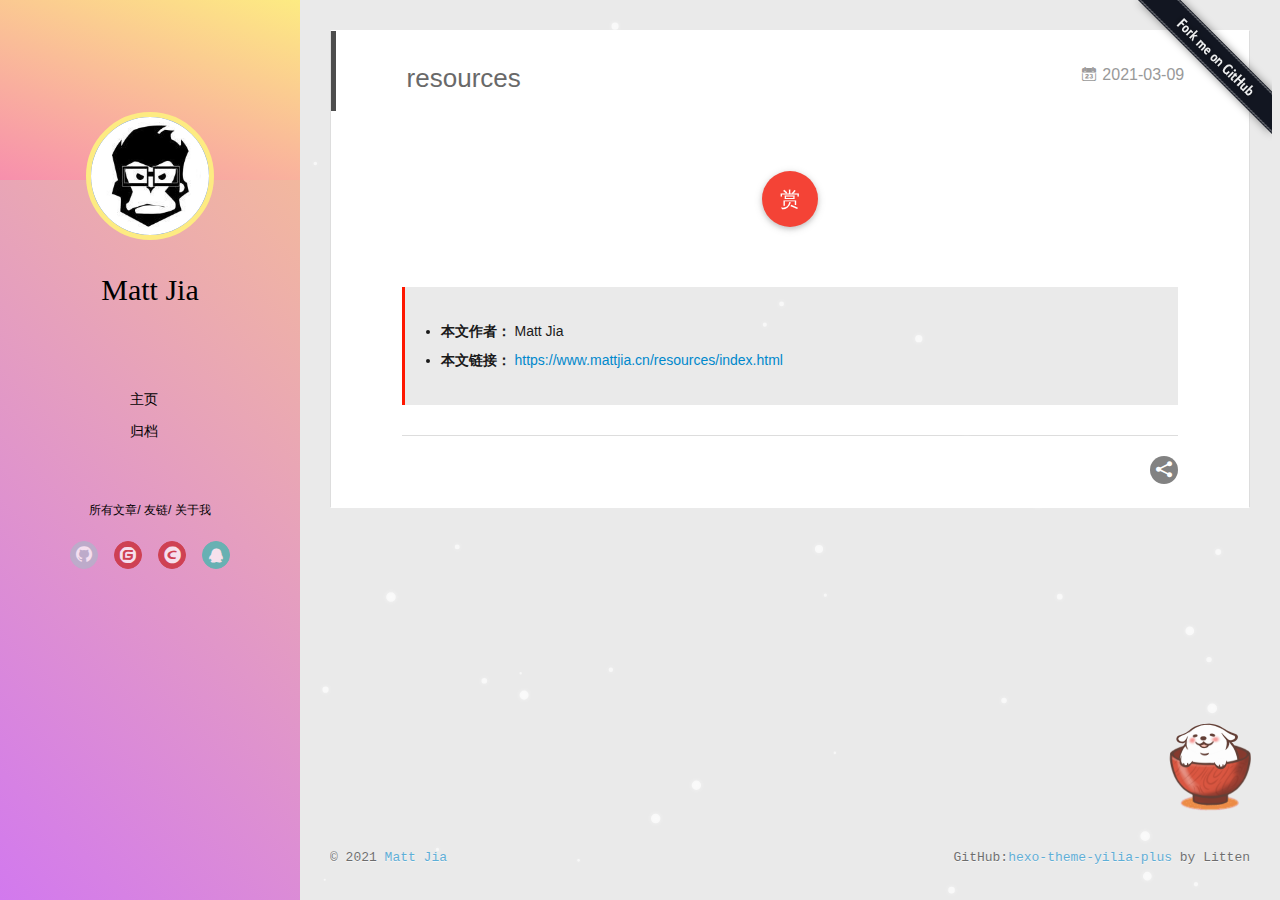
<file: resources/index.html>
<!DOCTYPE html>
<html>
<head>
  <meta charset="utf-8">
  
  <meta name="renderer" content="webkit">
  <meta http-equiv="X-UA-Compatible" content="IE=edge" >
  <link rel="dns-prefetch" href="https://www.mattjia.cn">
  <title>resources | </title>
  <meta name="generator" content="hexo-theme-yilia-plus">
  <meta name="viewport" content="width=device-width, initial-scale=1, maximum-scale=1">
  
  <meta property="og:type" content="website">
<meta property="og:title" content="resources">
<meta property="og:url" content="https://www.mattjia.cn/resources/index.html">
<meta property="og:site_name">
<meta property="og:locale" content="zh_CN">
<meta property="article:published_time" content="2021-03-09T15:00:38.000Z">
<meta property="article:modified_time" content="2021-03-09T15:00:51.795Z">
<meta property="article:author" content="Matt Jia">
<meta property="article:tag" content="JAVA,程序员,Spring,开发,博客">
<meta name="twitter:card" content="summary">
  
    <link rel="alternative" href="/atom.xml" title="" type="application/atom+xml">
  
  
    <link rel="icon" href="/img/favicon.ico">
  
  
  <link rel="stylesheet" type="text/css" href="/./main.a5fda8.css">
  <style type="text/css">
    
    #container.show {
      background: linear-gradient(to left top,#a0cfe4,#e8c37e);
    }
  </style>
  

  
<script>
var _hmt = _hmt || [];
(function() {
	var hm = document.createElement("script");
	hm.src = "https://hm.baidu.com/hm.js?067b104f2dec0d31a9424757e2a5aacc";
	var s = document.getElementsByTagName("script")[0]; 
	s.parentNode.insertBefore(hm, s);
})();
</script>


  
    
 	  <script src="/lib/clickLove.js"></script>
  
  

<script>
  (function () {
    var bp = document.createElement('script');
    var curProtocol = window.location.protocol.split(':')[0];
    if (curProtocol === 'https') {
      bp.src = 'https://zz.bdstatic.com/linksubmit/push.js';
    } else {
      bp.src = 'http://push.zhanzhang.baidu.com/push.js';
    }
    var s = document.getElementsByTagName("script")[0];
    s.parentNode.insertBefore(bp, s);
  })();

</script>



  

</head>

<body>
  <div id="container" q-class="show:isCtnShow">
    <canvas id="anm-canvas" class="anm-canvas"></canvas>
    <div class="left-col" q-class="show:isShow">
      


<div class="overlay" style="background: linear-gradient(200deg,#FDEB82,#F78FAD);"></div>
<div class="intrude-less">
	<header id="header" class="inner">
		<a href="/" class="profilepic">
			<img src="/img/head.jpg" class="js-avatar">
		</a>
		<hgroup>
			<h1 class="header-author"><a href="/">Matt Jia</a></h1>
		</hgroup>
		

		<nav class="header-menu">
			<ul>
			
				<li><a href="/" >主页</a></li>
			
				<li><a href="/archives" >归档</a></li>
			
			</ul>
		</nav>
		<nav class="header-smart-menu">
			
				
					<a q-on="click: openSlider(e, 'innerArchive')" href="javascript:void(0)">所有文章</a>
				
			
				
					<a q-on="click: openSlider(e, 'friends')" href="javascript:void(0)">友链</a>
				
			
				
					<a q-on="click: openSlider(e, 'aboutme')" href="javascript:void(0)">关于我</a>
				
			
		</nav>
		<nav class="header-nav">
			<div class="social">
				
					
						<a class="github" target="_blank" rel="noopener" href="https://github.com/HumorousPhilosopher" 
												title="GitHub" ><i class="icon-github"></i></a>
					
				
					
						<a class="gitee" target="_blank" rel="noopener" href="https://gitee.com/mattjia" 
												title="码云" ><i class="icon-gitee"></i></a>
					
				
					
						<a class="csdn" target="_blank" rel="noopener" href="https://blog.csdn.net/qq_37470552" 
												title="CSDN" ><i class="icon-csdn"></i></a>
					
				
					
						<a class="qq" href="tencent://message/?uin=812262134&Site=&Menu=yes" 
												title="QQ" ><i class="icon-qq"></i></a>
					
				
			</div>
		
		</nav>
	</header>		
</div>

    </div>
    <div class="mid-col" q-class="show:isShow,hide:isShow|isFalse">
      
      
      <a class="forkMe" style="position:absolute;z-index:999;top:0;right:0.5em;" 
        href="https://github.com/HumorousPhilosopher" target="_blank">
        <img src="/img/forkme.png"
          class="attachment-full size-full" alt="Fork me on GitHub" data-recalc-dims="1"></a>
      
      
<nav id="mobile-nav">
  	<div class="overlay js-overlay" style="background: linear-gradient(200deg,#FDEB82,#F78FAD)"></div>
	<div class="btnctn js-mobile-btnctn">
  		<div class="slider-trigger list" q-on="click: openSlider(e)"><i class="icon icon-sort"></i></div>
	</div>
	<div class="intrude-less">
		<header id="header" class="inner">
			<div class="profilepic">
				<a href="/">
					<img src="/img/head.jpg" class="js-avatar">
				</a>
			</div>
			<hgroup>
			  <h1 class="header-author js-header-author">Matt Jia</h1>
			</hgroup>
			
			
			
				
			
				
			
			
			
			<nav class="header-nav">
				<div class="social">
					
						
						<a class="github" target="_blank" 
							href="https://github.com/HumorousPhilosopher" title="GitHub"><i class="icon-github"></i></a>
						
					
						
						<a class="gitee" target="_blank" 
							href="https://gitee.com/mattjia" title="码云"><i class="icon-gitee"></i></a>
						
					
						
						<a class="csdn" target="_blank" 
							href="https://blog.csdn.net/qq_37470552" title="CSDN"><i class="icon-csdn"></i></a>
						
					
						
						<a class="qq" target="_blank" 
							href="tencent://message/?uin=812262134&Site=&Menu=yes" title="QQ"><i class="icon-qq"></i></a>
						
					
				</div>
			</nav>

			<nav class="header-menu js-header-menu">
				<ul style="width: 50%">
				
				
					<li style="width: 50%"><a href="/">主页</a></li>
		        
					<li style="width: 50%"><a href="/archives">归档</a></li>
		        
				</ul>
			</nav>
		</header>				
	</div>
	<div class="mobile-mask" style="display:none" q-show="isShow"></div>
</nav>

      <div id="wrapper" class="body-wrap">
        <div class="menu-l">
          <div class="canvas-wrap">
            <canvas data-colors="#eaeaea" data-sectionHeight="100" data-contentId="js-content" id="myCanvas1"
              class="anm-canvas"></canvas>
          </div>
          <div id="js-content" class="content-ll">
            <article id="page-" class="article article-type-page " itemscope itemprop="blogPost">
  <div class="article-inner">
    
      <header class="article-header">
  
  
    <h1 class="article-title" itemprop="name">
      resources
    </h1>
  


  
  
<a href="/resources/index.html" class="archive-article-date">
        <time datetime="2021-03-09T15:00:38.000Z" itemprop="datePublished"><i class="icon-calendar icon"></i>2021-03-09</time>
</a>

  
  
  </header>
  
  <div class="article-entry" itemprop="articleBody">
    
    
    

    
    <div class="page-reward">
      <a href="javascript:void(0);" class="page-reward-btn tooltip-top" target="_self">
        <div class="tooltip tooltip-east">
          <span class="tooltip-item">
            赏
          </span>
          <span class="tooltip-content">
            <span class="tooltip-text">
              <span class="tooltip-inner">
                <p class="reward-p"><i class="icon icon-quo-left"></i>非常感谢你请我喝奶茶<i
                    class="icon icon-quo-right"></i></p>
                <div class="reward-box">
                  
                  <div class="reward-box-item">
                    <img class="reward-img" src="/img/alipay.png">
                    <span class="reward-type">支付宝</span>
                  </div>
                  
                  
                  <div class="reward-box-item">
                    <img class="reward-img" src="/img/weixin.png">
                    <span class="reward-type">微信</span>
                  </div>
                  
                </div>
              </span>
            </span>
          </span>
        </div>
      </a>
    </div>
    

    
    <div class="declare"> 
      <ul class="post-copyright">
        <li>
          <strong>本文作者：</strong>
          Matt Jia
        </li>
        <li>
          <strong>本文链接：</strong>
          <a href="https://www.mattjia.cn/resources/index.html" title="resources" target="_blank">https://www.mattjia.cn/resources/index.html</a>
        </li>
        
      </ul>
    </div>
    

  </div>
  <div class="article-info article-info-index">
    
    
    

    

    
    
<div class="share-btn share-icons tooltip-left">
  <div class="tooltip tooltip-east">
    <span class="tooltip-item">
      <a href="javascript:;" class="share-sns share-outer">
        <i class="icon icon-share"></i>
      </a>
    </span>
    <span class="tooltip-content">
      <div class="share-wrap">
        <div class="share-icons">
          <a class="weibo share-sns" href="javascript:;" data-type="weibo">
            <i class="icon icon-weibo"></i>
          </a>
          <!-- <a class="weixin share-sns wxFab" href="javascript:;" data-type="weixin">
            <i class="icon icon-weixin"></i>
          </a> -->
          <a class="qq share-sns" href="javascript:;" data-type="qq">
            <i class="icon icon-qq"></i>
          </a>
          <a class="douban share-sns" href="javascript:;" data-type="douban">
            <i class="icon icon-douban"></i>
          </a>
          <a class="qzone share-sns" href="javascript:;" data-type="qzone">
            <i class="icon icon-qzone"></i>
          </a>
          <a class="facebook share-sns" href="javascript:;" data-type="facebook">
            <i class="icon icon-facebook"></i>
          </a>
          <a class="twitter share-sns" href="javascript:;" data-type="twitter">
            <i class="icon icon-twitter"></i>
          </a>
          <a class="google share-sns" href="javascript:;" data-type="google">
            <i class="icon icon-google"></i>
          </a>
        </div>
      </div>
    </span>
  </div>
</div>

<div class="page-modal wx-share js-wx-box">
    <a class="close js-modal-close" href="javascript:;"><i class="icon icon-close"></i></a>
    <p>扫一扫，分享到微信</p>
    <div class="wx-qrcode">
     <!-- <img src="//pan.baidu.com/share/qrcode?url=https://www.mattjia.cn/resources/" alt="微信分享二维码"> -->
    </div>
</div>

<div class="mask js-mask"></div>

    
    <div class="clearfix"></div>
  </div>
  </div>
</article>



<aside class="wrap-side-operation">
    <div class="mod-side-operation">
        
        <div class="jump-container" id="js-jump-container" style="display:none;">
            <a href="javascript:void(0)" class="mod-side-operation__jump-to-top">
                <i class="icon-font icon-back"></i>
            </a>
            <div id="js-jump-plan-container" class="jump-plan-container" style="top: -11px;">
                <i class="icon-font icon-plane jump-plane"></i>
            </div>
        </div>
        
        
    </div>
</aside>














          </div>
        </div>
      </div>
      <footer id="footer">
  <div class="outer">
    <div id="footer-info">
    	<div class="footer-left">
    		&copy; 2021 <a href="https://www.mattjia.cn/" target="_blank">Matt Jia</a>
    	</div>
        <div class="footer-right">
			
			
      		GitHub:<a href="https://github.com/JoeyBling/hexo-theme-yilia-plus" target="_blank">hexo-theme-yilia-plus</a> by Litten
      	</div>
    </div>
  </div>
  
  
  
</footer>

    </div>
    <script>
	var yiliaConfig = {
		mathjax: false,
		isHome: false,
		isPost: false,
		isArchive: false,
		isTag: false,
		isCategory: false,
		open_in_new: false,
		toc_hide_index: true,
		root: "/",
		innerArchive: true,
		showTags: false
	}
</script>

<script>!function(r){function e(t){if(i[t])return i[t].exports;var n=i[t]={exports:{},id:t,loaded:!1};return r[t].call(n.exports,n,n.exports,e),n.loaded=!0,n.exports}var i={};e.m=r,e.c=i,e.p="./",e(0)}([function(t,n,r){r(208),t.exports=r(205)},function(t,n,r){var d=r(3),y=r(46),g=r(26),b=r(27),x=r(47),m="prototype",S=function(t,n,r){var e,i,o,u,c=t&S.F,f=t&S.G,a=t&S.S,s=t&S.P,l=t&S.B,h=f?d:a?d[n]||(d[n]={}):(d[n]||{})[m],v=f?y:y[n]||(y[n]={}),p=v[m]||(v[m]={});for(e in f&&(r=n),r)o=((i=!c&&h&&void 0!==h[e])?h:r)[e],u=l&&i?x(o,d):s&&"function"==typeof o?x(Function.call,o):o,h&&b(h,e,o,t&S.U),v[e]!=o&&g(v,e,u),s&&p[e]!=o&&(p[e]=o)};d.core=y,S.F=1,S.G=2,S.S=4,S.P=8,S.B=16,S.W=32,S.U=64,S.R=128,t.exports=S},function(t,n,r){var e=r(5);t.exports=function(t){if(!e(t))throw TypeError(t+" is not an object!");return t}},function(t,n){var r=t.exports="undefined"!=typeof window&&window.Math==Math?window:"undefined"!=typeof self&&self.Math==Math?self:Function("return this")();"number"==typeof __g&&(__g=r)},function(t,n){t.exports=function(t){try{return!!t()}catch(t){return!0}}},function(t,n){t.exports=function(t){return"object"==typeof t?null!==t:"function"==typeof t}},function(t,n){var r=t.exports="undefined"!=typeof window&&window.Math==Math?window:"undefined"!=typeof self&&self.Math==Math?self:Function("return this")();"number"==typeof __g&&(__g=r)},function(t,n,r){var e=r(118)("wks"),i=r(79),o=r(3).Symbol,u="function"==typeof o;(t.exports=function(t){return e[t]||(e[t]=u&&o[t]||(u?o:i)("Symbol."+t))}).store=e},function(t,n,r){var e=r(49),i=Math.min;t.exports=function(t){return 0<t?i(e(t),9007199254740991):0}},function(t,n){var r={}.hasOwnProperty;t.exports=function(t,n){return r.call(t,n)}},function(t,n,r){t.exports=!r(4)(function(){return 7!=Object.defineProperty({},"a",{get:function(){return 7}}).a})},function(t,n,r){var e=r(2),i=r(174),o=r(53),u=Object.defineProperty;n.f=r(10)?Object.defineProperty:function(t,n,r){if(e(t),n=o(n,!0),e(r),i)try{return u(t,n,r)}catch(t){}if("get"in r||"set"in r)throw TypeError("Accessors not supported!");return"value"in r&&(t[n]=r.value),t}},function(t,n,r){t.exports=!r(20)(function(){return 7!=Object.defineProperty({},"a",{get:function(){return 7}}).a})},function(t,n,r){var e=r(14),i=r(24);t.exports=r(12)?function(t,n,r){return e.f(t,n,i(1,r))}:function(t,n,r){return t[n]=r,t}},function(t,n,r){var e=r(22),i=r(60),o=r(42),u=Object.defineProperty;n.f=r(12)?Object.defineProperty:function(t,n,r){if(e(t),n=o(n,!0),e(r),i)try{return u(t,n,r)}catch(t){}if("get"in r||"set"in r)throw TypeError("Accessors not supported!");return"value"in r&&(t[n]=r.value),t}},function(t,n,r){var e=r(96),i=r(34);t.exports=function(t){return e(i(t))}},function(t,n,r){var e=r(40)("wks"),i=r(25),o=r(6).Symbol,u="function"==typeof o;(t.exports=function(t){return e[t]||(e[t]=u&&o[t]||(u?o:i)("Symbol."+t))}).store=e},function(t,n,r){var e=r(51);t.exports=function(t){return Object(e(t))}},function(t,n){t.exports=function(t){return"object"==typeof t?null!==t:"function"==typeof t}},function(t,n){var r=t.exports={version:"2.6.9"};"number"==typeof __e&&(__e=r)},function(t,n){t.exports=function(t){try{return!!t()}catch(t){return!0}}},function(t,n){t.exports=function(t){if("function"!=typeof t)throw TypeError(t+" is not a function!");return t}},function(t,n,r){var e=r(18);t.exports=function(t){if(!e(t))throw TypeError(t+" is not an object!");return t}},function(t,n){t.exports=!0},function(t,n){t.exports=function(t,n){return{enumerable:!(1&t),configurable:!(2&t),writable:!(4&t),value:n}}},function(t,n){var r=0,e=Math.random();t.exports=function(t){return"Symbol(".concat(void 0===t?"":t,")_",(++r+e).toString(36))}},function(t,n,r){var e=r(11),i=r(75);t.exports=r(10)?function(t,n,r){return e.f(t,n,i(1,r))}:function(t,n,r){return t[n]=r,t}},function(t,n,r){var o=r(3),u=r(26),c=r(30),f=r(79)("src"),e=r(219),i="toString",a=(""+e).split(i);r(46).inspectSource=function(t){return e.call(t)},(t.exports=function(t,n,r,e){var i="function"==typeof r;i&&(c(r,"name")||u(r,"name",n)),t[n]!==r&&(i&&(c(r,f)||u(r,f,t[n]?""+t[n]:a.join(String(n)))),t===o?t[n]=r:e?t[n]?t[n]=r:u(t,n,r):(delete t[n],u(t,n,r)))})(Function.prototype,i,function(){return"function"==typeof this&&this[f]||e.call(this)})},function(t,n,r){var e=r(1),i=r(4),u=r(51),c=/"/g,o=function(t,n,r,e){var i=String(u(t)),o="<"+n;return""!==r&&(o+=" "+r+'="'+String(e).replace(c,"&quot;")+'"'),o+">"+i+"</"+n+">"};t.exports=function(n,t){var r={};r[n]=t(o),e(e.P+e.F*i(function(){var t=""[n]('"');return t!==t.toLowerCase()||3<t.split('"').length}),"String",r)}},function(t,n,r){var e=r(65),i=r(35);t.exports=Object.keys||function(t){return e(t,i)}},function(t,n){var r={}.hasOwnProperty;t.exports=function(t,n){return r.call(t,n)}},function(t,n,r){var e=r(117),i=r(75),o=r(33),u=r(53),c=r(30),f=r(174),a=Object.getOwnPropertyDescriptor;n.f=r(10)?a:function(t,n){if(t=o(t),n=u(n,!0),f)try{return a(t,n)}catch(t){}if(c(t,n))return i(!e.f.call(t,n),t[n])}},function(t,n,r){var e=r(30),i=r(17),o=r(154)("IE_PROTO"),u=Object.prototype;t.exports=Object.getPrototypeOf||function(t){return t=i(t),e(t,o)?t[o]:"function"==typeof t.constructor&&t instanceof t.constructor?t.constructor.prototype:t instanceof Object?u:null}},function(t,n,r){var e=r(116),i=r(51);t.exports=function(t){return e(i(t))}},function(t,n){t.exports=function(t){if(null==t)throw TypeError("Can't call method on  "+t);return t}},function(t,n){t.exports="constructor,hasOwnProperty,isPrototypeOf,propertyIsEnumerable,toLocaleString,toString,valueOf".split(",")},function(t,n){t.exports={}},function(t,n){n.f={}.propertyIsEnumerable},function(t,n,r){var e=r(14).f,i=r(9),o=r(16)("toStringTag");t.exports=function(t,n,r){t&&!i(t=r?t:t.prototype,o)&&e(t,o,{configurable:!0,value:n})}},function(t,n,r){var e=r(40)("keys"),i=r(25);t.exports=function(t){return e[t]||(e[t]=i(t))}},function(t,n,r){var e=r(19),i=r(6),o="__core-js_shared__",u=i[o]||(i[o]={});(t.exports=function(t,n){return u[t]||(u[t]=void 0!==n?n:{})})("versions",[]).push({version:e.version,mode:r(23)?"pure":"global",copyright:"© 2019 Denis Pushkarev (zloirock.ru)"})},function(t,n){var r=Math.ceil,e=Math.floor;t.exports=function(t){return isNaN(t=+t)?0:(0<t?e:r)(t)}},function(t,n,r){var i=r(18);t.exports=function(t,n){if(!i(t))return t;var r,e;if(n&&"function"==typeof(r=t.toString)&&!i(e=r.call(t)))return e;if("function"==typeof(r=t.valueOf)&&!i(e=r.call(t)))return e;if(!n&&"function"==typeof(r=t.toString)&&!i(e=r.call(t)))return e;throw TypeError("Can't convert object to primitive value")}},function(t,n,r){var e=r(6),i=r(19),o=r(23),u=r(44),c=r(14).f;t.exports=function(t){var n=i.Symbol||(i.Symbol=o?{}:e.Symbol||{});"_"==t.charAt(0)||t in n||c(n,t,{value:u.f(t)})}},function(t,n,r){n.f=r(16)},function(t,n){var r={}.toString;t.exports=function(t){return r.call(t).slice(8,-1)}},function(t,n){var r=t.exports={version:"2.6.9"};"number"==typeof __e&&(__e=r)},function(t,n,r){var o=r(21);t.exports=function(e,i,t){if(o(e),void 0===i)return e;switch(t){case 1:return function(t){return e.call(i,t)};case 2:return function(t,n){return e.call(i,t,n)};case 3:return function(t,n,r){return e.call(i,t,n,r)}}return function(){return e.apply(i,arguments)}}},function(t,n,r){"use strict";var e=r(4);t.exports=function(t,n){return!!t&&e(function(){n?t.call(null,function(){},1):t.call(null)})}},function(t,n){var r=Math.ceil,e=Math.floor;t.exports=function(t){return isNaN(t=+t)?0:(0<t?e:r)(t)}},function(t,n,r){var x=r(47),m=r(116),S=r(17),w=r(8),e=r(138);t.exports=function(l,t){var h=1==l,v=2==l,p=3==l,d=4==l,y=6==l,g=5==l||y,b=t||e;return function(t,n,r){for(var e,i,o=S(t),u=m(o),c=x(n,r,3),f=w(u.length),a=0,s=h?b(t,f):v?b(t,0):void 0;a<f;a++)if((g||a in u)&&(i=c(e=u[a],a,o),l))if(h)s[a]=i;else if(i)switch(l){case 3:return!0;case 5:return e;case 6:return a;case 2:s.push(e)}else if(d)return!1;return y?-1:p||d?d:s}}},function(t,n){t.exports=function(t){if(null==t)throw TypeError("Can't call method on  "+t);return t}},function(t,n,r){var i=r(1),o=r(46),u=r(4);t.exports=function(t,n){var r=(o.Object||{})[t]||Object[t],e={};e[t]=n(r),i(i.S+i.F*u(function(){r(1)}),"Object",e)}},function(t,n,r){var i=r(5);t.exports=function(t,n){if(!i(t))return t;var r,e;if(n&&"function"==typeof(r=t.toString)&&!i(e=r.call(t)))return e;if("function"==typeof(r=t.valueOf)&&!i(e=r.call(t)))return e;if(!n&&"function"==typeof(r=t.toString)&&!i(e=r.call(t)))return e;throw TypeError("Can't convert object to primitive value")}},function(t,n,r){var d=r(6),y=r(19),g=r(93),b=r(13),x=r(9),m="prototype",S=function(t,n,r){var e,i,o,u=t&S.F,c=t&S.G,f=t&S.S,a=t&S.P,s=t&S.B,l=t&S.W,h=c?y:y[n]||(y[n]={}),v=h[m],p=c?d:f?d[n]:(d[n]||{})[m];for(e in c&&(r=n),r)(i=!u&&p&&void 0!==p[e])&&x(h,e)||(o=i?p[e]:r[e],h[e]=c&&"function"!=typeof p[e]?r[e]:s&&i?g(o,d):l&&p[e]==o?function(e){var t=function(t,n,r){if(this instanceof e){switch(arguments.length){case 0:return new e;case 1:return new e(t);case 2:return new e(t,n)}return new e(t,n,r)}return e.apply(this,arguments)};return t[m]=e[m],t}(o):a&&"function"==typeof o?g(Function.call,o):o,a&&((h.virtual||(h.virtual={}))[e]=o,t&S.R&&v&&!v[e]&&b(v,e,o)))};S.F=1,S.G=2,S.S=4,S.P=8,S.B=16,S.W=32,S.U=64,S.R=128,t.exports=S},function(t,n,r){var e=r(34);t.exports=function(t){return Object(e(t))}},function(t,n,r){var o=r(196),e=r(1),i=r(118)("metadata"),u=i.store||(i.store=new(r(200))),c=function(t,n,r){var e=u.get(t);if(!e){if(!r)return;u.set(t,e=new o)}var i=e.get(n);if(!i){if(!r)return;e.set(n,i=new o)}return i};t.exports={store:u,map:c,has:function(t,n,r){var e=c(n,r,!1);return void 0!==e&&e.has(t)},get:function(t,n,r){var e=c(n,r,!1);return void 0===e?void 0:e.get(t)},set:function(t,n,r,e){c(r,e,!0).set(t,n)},keys:function(t,n){var r=c(t,n,!1),e=[];return r&&r.forEach(function(t,n){e.push(n)}),e},key:function(t){return void 0===t||"symbol"==typeof t?t:String(t)},exp:function(t){e(e.S,"Reflect",t)}}},function(t,n,r){"use strict";if(r(10)){var g=r(68),b=r(3),x=r(4),m=r(1),S=r(132),e=r(159),h=r(47),w=r(70),i=r(75),_=r(26),o=r(76),u=r(49),O=r(8),E=r(194),c=r(78),f=r(53),a=r(30),M=r(81),P=r(5),v=r(17),p=r(145),j=r(72),F=r(32),A=r(73).f,d=r(161),s=r(79),l=r(7),y=r(50),I=r(120),L=r(119),N=r(162),T=r(82),k=r(125),R=r(77),C=r(137),D=r(166),G=r(11),W=r(31),U=G.f,V=W.f,B=b.RangeError,q=b.TypeError,z=b.Uint8Array,K="ArrayBuffer",H="Shared"+K,J="BYTES_PER_ELEMENT",$="prototype",Y=Array[$],X=e.ArrayBuffer,Q=e.DataView,Z=y(0),tt=y(2),nt=y(3),rt=y(4),et=y(5),it=y(6),ot=I(!0),ut=I(!1),ct=N.values,ft=N.keys,at=N.entries,st=Y.lastIndexOf,lt=Y.reduce,ht=Y.reduceRight,vt=Y.join,pt=Y.sort,dt=Y.slice,yt=Y.toString,gt=Y.toLocaleString,bt=l("iterator"),xt=l("toStringTag"),mt=s("typed_constructor"),St=s("def_constructor"),wt=S.CONSTR,_t=S.TYPED,Ot=S.VIEW,Et="Wrong length!",Mt=y(1,function(t,n){return It(L(t,t[St]),n)}),Pt=x(function(){return 1===new z(new Uint16Array([1]).buffer)[0]}),jt=!!z&&!!z[$].set&&x(function(){new z(1).set({})}),Ft=function(t,n){var r=u(t);if(r<0||r%n)throw B("Wrong offset!");return r},At=function(t){if(P(t)&&_t in t)return t;throw q(t+" is not a typed array!")},It=function(t,n){if(!(P(t)&&mt in t))throw q("It is not a typed array constructor!");return new t(n)},Lt=function(t,n){return Nt(L(t,t[St]),n)},Nt=function(t,n){for(var r=0,e=n.length,i=It(t,e);r<e;)i[r]=n[r++];return i},Tt=function(t,n,r){U(t,n,{get:function(){return this._d[r]}})},kt=function(t){var n,r,e,i,o,u,c=v(t),f=arguments.length,a=1<f?arguments[1]:void 0,s=void 0!==a,l=d(c);if(null!=l&&!p(l)){for(u=l.call(c),e=[],n=0;!(o=u.next()).done;n++)e.push(o.value);c=e}for(s&&2<f&&(a=h(a,arguments[2],2)),n=0,r=O(c.length),i=It(this,r);n<r;n++)i[n]=s?a(c[n],n):c[n];return i},Rt=function(){for(var t=0,n=arguments.length,r=It(this,n);t<n;)r[t]=arguments[t++];return r},Ct=!!z&&x(function(){gt.call(new z(1))}),Dt=function(){return gt.apply(Ct?dt.call(At(this)):At(this),arguments)},Gt={copyWithin:function(t,n){return D.call(At(this),t,n,2<arguments.length?arguments[2]:void 0)},every:function(t){return rt(At(this),t,1<arguments.length?arguments[1]:void 0)},fill:function(t){return C.apply(At(this),arguments)},filter:function(t){return Lt(this,tt(At(this),t,1<arguments.length?arguments[1]:void 0))},find:function(t){return et(At(this),t,1<arguments.length?arguments[1]:void 0)},findIndex:function(t){return it(At(this),t,1<arguments.length?arguments[1]:void 0)},forEach:function(t){Z(At(this),t,1<arguments.length?arguments[1]:void 0)},indexOf:function(t){return ut(At(this),t,1<arguments.length?arguments[1]:void 0)},includes:function(t){return ot(At(this),t,1<arguments.length?arguments[1]:void 0)},join:function(t){return vt.apply(At(this),arguments)},lastIndexOf:function(t){return st.apply(At(this),arguments)},map:function(t){return Mt(At(this),t,1<arguments.length?arguments[1]:void 0)},reduce:function(t){return lt.apply(At(this),arguments)},reduceRight:function(t){return ht.apply(At(this),arguments)},reverse:function(){for(var t,n=this,r=At(n).length,e=Math.floor(r/2),i=0;i<e;)t=n[i],n[i++]=n[--r],n[r]=t;return n},some:function(t){return nt(At(this),t,1<arguments.length?arguments[1]:void 0)},sort:function(t){return pt.call(At(this),t)},subarray:function(t,n){var r=At(this),e=r.length,i=c(t,e);return new(L(r,r[St]))(r.buffer,r.byteOffset+i*r.BYTES_PER_ELEMENT,O((void 0===n?e:c(n,e))-i))}},Wt=function(t,n){return Lt(this,dt.call(At(this),t,n))},Ut=function(t){At(this);var n=Ft(arguments[1],1),r=this.length,e=v(t),i=O(e.length),o=0;if(r<i+n)throw B(Et);for(;o<i;)this[n+o]=e[o++]},Vt={entries:function(){return at.call(At(this))},keys:function(){return ft.call(At(this))},values:function(){return ct.call(At(this))}},Bt=function(t,n){return P(t)&&t[_t]&&"symbol"!=typeof n&&n in t&&String(+n)==String(n)},qt=function(t,n){return Bt(t,n=f(n,!0))?i(2,t[n]):V(t,n)},zt=function(t,n,r){return!(Bt(t,n=f(n,!0))&&P(r)&&a(r,"value"))||a(r,"get")||a(r,"set")||r.configurable||a(r,"writable")&&!r.writable||a(r,"enumerable")&&!r.enumerable?U(t,n,r):(t[n]=r.value,t)};wt||(W.f=qt,G.f=zt),m(m.S+m.F*!wt,"Object",{getOwnPropertyDescriptor:qt,defineProperty:zt}),x(function(){yt.call({})})&&(yt=gt=function(){return vt.call(this)});var Kt=o({},Gt);o(Kt,Vt),_(Kt,bt,Vt.values),o(Kt,{slice:Wt,set:Ut,constructor:function(){},toString:yt,toLocaleString:Dt}),Tt(Kt,"buffer","b"),Tt(Kt,"byteOffset","o"),Tt(Kt,"byteLength","l"),Tt(Kt,"length","e"),U(Kt,xt,{get:function(){return this[_t]}}),t.exports=function(t,l,n,o){var h=t+((o=!!o)?"Clamped":"")+"Array",r="get"+t,u="set"+t,v=b[h],c=v||{},e=v&&F(v),i=!v||!S.ABV,f={},a=v&&v[$],p=function(t,i){U(t,i,{get:function(){return t=i,(n=this._d).v[r](t*l+n.o,Pt);var t,n},set:function(t){return n=i,r=t,e=this._d,o&&(r=(r=Math.round(r))<0?0:255<r?255:255&r),void e.v[u](n*l+e.o,r,Pt);var n,r,e},enumerable:!0})};i?(v=n(function(t,n,r,e){w(t,v,h,"_d");var i,o,u,c,f=0,a=0;if(P(n)){if(!(n instanceof X||(c=M(n))==K||c==H))return _t in n?Nt(v,n):kt.call(v,n);i=n,a=Ft(r,l);var s=n.byteLength;if(void 0===e){if(s%l)throw B(Et);if((o=s-a)<0)throw B(Et)}else if(s<(o=O(e)*l)+a)throw B(Et);u=o/l}else u=E(n),i=new X(o=u*l);for(_(t,"_d",{b:i,o:a,l:o,e:u,v:new Q(i)});f<u;)p(t,f++)}),a=v[$]=j(Kt),_(a,"constructor",v)):x(function(){v(1)})&&x(function(){new v(-1)})&&k(function(t){new v,new v(null),new v(1.5),new v(t)},!0)||(v=n(function(t,n,r,e){var i;return w(t,v,h),P(n)?n instanceof X||(i=M(n))==K||i==H?void 0!==e?new c(n,Ft(r,l),e):void 0!==r?new c(n,Ft(r,l)):new c(n):_t in n?Nt(v,n):kt.call(v,n):new c(E(n))}),Z(e!==Function.prototype?A(c).concat(A(e)):A(c),function(t){t in v||_(v,t,c[t])}),v[$]=a,g||(a.constructor=v));var s=a[bt],d=!!s&&("values"==s.name||null==s.name),y=Vt.values;_(v,mt,!0),_(a,_t,h),_(a,Ot,!0),_(a,St,v),(o?new v(1)[xt]==h:xt in a)||U(a,xt,{get:function(){return h}}),f[h]=v,m(m.G+m.W+m.F*(v!=c),f),m(m.S,h,{BYTES_PER_ELEMENT:l}),m(m.S+m.F*x(function(){c.of.call(v,1)}),h,{from:kt,of:Rt}),J in a||_(a,J,l),m(m.P,h,Gt),R(h),m(m.P+m.F*jt,h,{set:Ut}),m(m.P+m.F*!d,h,Vt),g||a.toString==yt||(a.toString=yt),m(m.P+m.F*x(function(){new v(1).slice()}),h,{slice:Wt}),m(m.P+m.F*(x(function(){return[1,2].toLocaleString()!=new v([1,2]).toLocaleString()})||!x(function(){a.toLocaleString.call([1,2])})),h,{toLocaleString:Dt}),T[h]=d?s:y,g||d||_(a,bt,y)}}else t.exports=function(){}},function(t,n){var r={}.toString;t.exports=function(t){return r.call(t).slice(8,-1)}},function(t,n,r){var e=r(18),i=r(6).document,o=e(i)&&e(i.createElement);t.exports=function(t){return o?i.createElement(t):{}}},function(t,n,r){t.exports=!r(12)&&!r(20)(function(){return 7!=Object.defineProperty(r(59)("div"),"a",{get:function(){return 7}}).a})},function(t,n,r){"use strict";var x=r(23),m=r(54),S=r(66),w=r(13),_=r(36),O=r(98),E=r(38),M=r(104),P=r(16)("iterator"),j=!([].keys&&"next"in[].keys()),F="values",A=function(){return this};t.exports=function(t,n,r,e,i,o,u){O(r,n,e);var c,f,a,s=function(t){if(!j&&t in p)return p[t];switch(t){case"keys":case F:return function(){return new r(this,t)}}return function(){return new r(this,t)}},l=n+" Iterator",h=i==F,v=!1,p=t.prototype,d=p[P]||p["@@iterator"]||i&&p[i],y=d||s(i),g=i?h?s("entries"):y:void 0,b="Array"==n&&p.entries||d;if(b&&((a=M(b.call(new t)))!==Object.prototype&&a.next&&(E(a,l,!0),x||"function"==typeof a[P]||w(a,P,A))),h&&d&&d.name!==F&&(v=!0,y=function(){return d.call(this)}),x&&!u||!j&&!v&&p[P]||w(p,P,y),_[n]=y,_[l]=A,i)if(c={values:h?y:s(F),keys:o?y:s("keys"),entries:g},u)for(f in c)f in p||S(p,f,c[f]);else m(m.P+m.F*(j||v),n,c);return c}},function(t,n,e){var i=e(22),o=e(101),u=e(35),c=e(39)("IE_PROTO"),f=function(){},a="prototype",s=function(){var t,n=e(59)("iframe"),r=u.length;for(n.style.display="none",e(95).appendChild(n),n.src="javascript:",(t=n.contentWindow.document).open(),t.write("<script>document.F=Object<\/script>"),t.close(),s=t.F;r--;)delete s[a][u[r]];return s()};t.exports=Object.create||function(t,n){var r;return null!==t?(f[a]=i(t),r=new f,f[a]=null,r[c]=t):r=s(),void 0===n?r:o(r,n)}},function(t,n,r){var e=r(65),i=r(35).concat("length","prototype");n.f=Object.getOwnPropertyNames||function(t){return e(t,i)}},function(t,n){n.f=Object.getOwnPropertySymbols},function(t,n,r){var u=r(9),c=r(15),f=r(92)(!1),a=r(39)("IE_PROTO");t.exports=function(t,n){var r,e=c(t),i=0,o=[];for(r in e)r!=a&&u(e,r)&&o.push(r);for(;n.length>i;)u(e,r=n[i++])&&(~f(o,r)||o.push(r));return o}},function(t,n,r){t.exports=r(13)},function(t,n,r){var e=r(7)("unscopables"),i=Array.prototype;null==i[e]&&r(26)(i,e,{}),t.exports=function(t){i[e][t]=!0}},function(t,n){t.exports=!1},function(t,n,r){var e=r(79)("meta"),i=r(5),o=r(30),u=r(11).f,c=0,f=Object.isExtensible||function(){return!0},a=!r(4)(function(){return f(Object.preventExtensions({}))}),s=function(t){u(t,e,{value:{i:"O"+ ++c,w:{}}})},l=t.exports={KEY:e,NEED:!1,fastKey:function(t,n){if(!i(t))return"symbol"==typeof t?t:("string"==typeof t?"S":"P")+t;if(!o(t,e)){if(!f(t))return"F";if(!n)return"E";s(t)}return t[e].i},getWeak:function(t,n){if(!o(t,e)){if(!f(t))return!0;if(!n)return!1;s(t)}return t[e].w},onFreeze:function(t){return a&&l.NEED&&f(t)&&!o(t,e)&&s(t),t}}},function(t,n){t.exports=function(t,n,r,e){if(!(t instanceof n)||void 0!==e&&e in t)throw TypeError(r+": incorrect invocation!");return t}},function(t,n,r){var h=r(47),v=r(177),p=r(145),d=r(2),y=r(8),g=r(161),b={},x={};(n=t.exports=function(t,n,r,e,i){var o,u,c,f,a=i?function(){return t}:g(t),s=h(r,e,n?2:1),l=0;if("function"!=typeof a)throw TypeError(t+" is not iterable!");if(p(a)){for(o=y(t.length);l<o;l++)if((f=n?s(d(u=t[l])[0],u[1]):s(t[l]))===b||f===x)return f}else for(c=a.call(t);!(u=c.next()).done;)if((f=v(c,s,u.value,n))===b||f===x)return f}).BREAK=b,n.RETURN=x},function(t,n,e){var i=e(2),o=e(183),u=e(141),c=e(154)("IE_PROTO"),f=function(){},a="prototype",s=function(){var t,n=e(140)("iframe"),r=u.length;for(n.style.display="none",e(143).appendChild(n),n.src="javascript:",(t=n.contentWindow.document).open(),t.write("<script>document.F=Object<\/script>"),t.close(),s=t.F;r--;)delete s[a][u[r]];return s()};t.exports=Object.create||function(t,n){var r;return null!==t?(f[a]=i(t),r=new f,f[a]=null,r[c]=t):r=s(),void 0===n?r:o(r,n)}},function(t,n,r){var e=r(185),i=r(141).concat("length","prototype");n.f=Object.getOwnPropertyNames||function(t){return e(t,i)}},function(t,n,r){var e=r(185),i=r(141);t.exports=Object.keys||function(t){return e(t,i)}},function(t,n){t.exports=function(t,n){return{enumerable:!(1&t),configurable:!(2&t),writable:!(4&t),value:n}}},function(t,n,r){var i=r(27);t.exports=function(t,n,r){for(var e in n)i(t,e,n[e],r);return t}},function(t,n,r){"use strict";var e=r(3),i=r(11),o=r(10),u=r(7)("species");t.exports=function(t){var n=e[t];o&&n&&!n[u]&&i.f(n,u,{configurable:!0,get:function(){return this}})}},function(t,n,r){var e=r(49),i=Math.max,o=Math.min;t.exports=function(t,n){return(t=e(t))<0?i(t+n,0):o(t,n)}},function(t,n){var r=0,e=Math.random();t.exports=function(t){return"Symbol(".concat(void 0===t?"":t,")_",(++r+e).toString(36))}},function(t,n,r){var e=r(5);t.exports=function(t,n){if(!e(t)||t._t!==n)throw TypeError("Incompatible receiver, "+n+" required!");return t}},function(t,n,r){var i=r(45),o=r(7)("toStringTag"),u="Arguments"==i(function(){return arguments}());t.exports=function(t){var n,r,e;return void 0===t?"Undefined":null===t?"Null":"string"==typeof(r=function(t,n){try{return t[n]}catch(t){}}(n=Object(t),o))?r:u?i(n):"Object"==(e=i(n))&&"function"==typeof n.callee?"Arguments":e}},function(t,n){t.exports={}},function(t,n,r){var e=r(11).f,i=r(30),o=r(7)("toStringTag");t.exports=function(t,n,r){t&&!i(t=r?t:t.prototype,o)&&e(t,o,{configurable:!0,value:n})}},function(t,n,r){var u=r(1),e=r(51),c=r(4),f=r(157),i="["+f+"]",o=RegExp("^"+i+i+"*"),a=RegExp(i+i+"*$"),s=function(t,n,r){var e={},i=c(function(){return!!f[t]()||"​"!="​"[t]()}),o=e[t]=i?n(l):f[t];r&&(e[r]=o),u(u.P+u.F*i,"String",e)},l=s.trim=function(t,n){return t=String(e(t)),1&n&&(t=t.replace(o,"")),2&n&&(t=t.replace(a,"")),t};t.exports=s},function(t,n,r){t.exports={default:r(88),__esModule:!0}},function(t,n,r){t.exports={default:r(89),__esModule:!0}},function(t,n,r){"use strict";function e(t){return t&&t.__esModule?t:{default:t}}n.__esModule=!0;var i=e(r(86)),o=e(r(85)),u="function"==typeof o.default&&"symbol"==typeof i.default?function(t){return typeof t}:function(t){return t&&"function"==typeof o.default&&t.constructor===o.default&&t!==o.default.prototype?"symbol":typeof t};n.default="function"==typeof o.default&&"symbol"===u(i.default)?function(t){return void 0===t?"undefined":u(t)}:function(t){return t&&"function"==typeof o.default&&t.constructor===o.default&&t!==o.default.prototype?"symbol":void 0===t?"undefined":u(t)}},function(t,n,r){r(111),r(109),r(112),r(113),t.exports=r(19).Symbol},function(t,n,r){r(110),r(114),t.exports=r(44).f("iterator")},function(t,n){t.exports=function(t){if("function"!=typeof t)throw TypeError(t+" is not a function!");return t}},function(t,n){t.exports=function(){}},function(t,n,r){var f=r(15),a=r(107),s=r(106);t.exports=function(c){return function(t,n,r){var e,i=f(t),o=a(i.length),u=s(r,o);if(c&&n!=n){for(;u<o;)if((e=i[u++])!=e)return!0}else for(;u<o;u++)if((c||u in i)&&i[u]===n)return c||u||0;return!c&&-1}}},function(t,n,r){var o=r(90);t.exports=function(e,i,t){if(o(e),void 0===i)return e;switch(t){case 1:return function(t){return e.call(i,t)};case 2:return function(t,n){return e.call(i,t,n)};case 3:return function(t,n,r){return e.call(i,t,n,r)}}return function(){return e.apply(i,arguments)}}},function(t,n,r){var c=r(29),f=r(64),a=r(37);t.exports=function(t){var n=c(t),r=f.f;if(r)for(var e,i=r(t),o=a.f,u=0;i.length>u;)o.call(t,e=i[u++])&&n.push(e);return n}},function(t,n,r){var e=r(6).document;t.exports=e&&e.documentElement},function(t,n,r){var e=r(58);t.exports=Object("z").propertyIsEnumerable(0)?Object:function(t){return"String"==e(t)?t.split(""):Object(t)}},function(t,n,r){var e=r(58);t.exports=Array.isArray||function(t){return"Array"==e(t)}},function(t,n,r){"use strict";var e=r(62),i=r(24),o=r(38),u={};r(13)(u,r(16)("iterator"),function(){return this}),t.exports=function(t,n,r){t.prototype=e(u,{next:i(1,r)}),o(t,n+" Iterator")}},function(t,n){t.exports=function(t,n){return{value:n,done:!!t}}},function(t,n,r){var e=r(25)("meta"),i=r(18),o=r(9),u=r(14).f,c=0,f=Object.isExtensible||function(){return!0},a=!r(20)(function(){return f(Object.preventExtensions({}))}),s=function(t){u(t,e,{value:{i:"O"+ ++c,w:{}}})},l=t.exports={KEY:e,NEED:!1,fastKey:function(t,n){if(!i(t))return"symbol"==typeof t?t:("string"==typeof t?"S":"P")+t;if(!o(t,e)){if(!f(t))return"F";if(!n)return"E";s(t)}return t[e].i},getWeak:function(t,n){if(!o(t,e)){if(!f(t))return!0;if(!n)return!1;s(t)}return t[e].w},onFreeze:function(t){return a&&l.NEED&&f(t)&&!o(t,e)&&s(t),t}}},function(t,n,r){var u=r(14),c=r(22),f=r(29);t.exports=r(12)?Object.defineProperties:function(t,n){c(t);for(var r,e=f(n),i=e.length,o=0;o<i;)u.f(t,r=e[o++],n[r]);return t}},function(t,n,r){var e=r(37),i=r(24),o=r(15),u=r(42),c=r(9),f=r(60),a=Object.getOwnPropertyDescriptor;n.f=r(12)?a:function(t,n){if(t=o(t),n=u(n,!0),f)try{return a(t,n)}catch(t){}if(c(t,n))return i(!e.f.call(t,n),t[n])}},function(t,n,r){var e=r(15),i=r(63).f,o={}.toString,u="object"==typeof window&&window&&Object.getOwnPropertyNames?Object.getOwnPropertyNames(window):[];t.exports.f=function(t){return u&&"[object Window]"==o.call(t)?function(t){try{return i(t)}catch(t){return u.slice()}}(t):i(e(t))}},function(t,n,r){var e=r(9),i=r(55),o=r(39)("IE_PROTO"),u=Object.prototype;t.exports=Object.getPrototypeOf||function(t){return t=i(t),e(t,o)?t[o]:"function"==typeof t.constructor&&t instanceof t.constructor?t.constructor.prototype:t instanceof Object?u:null}},function(t,n,r){var f=r(41),a=r(34);t.exports=function(c){return function(t,n){var r,e,i=String(a(t)),o=f(n),u=i.length;return o<0||u<=o?c?"":void 0:(r=i.charCodeAt(o))<55296||56319<r||o+1===u||(e=i.charCodeAt(o+1))<56320||57343<e?c?i.charAt(o):r:c?i.slice(o,o+2):e-56320+(r-55296<<10)+65536}}},function(t,n,r){var e=r(41),i=Math.max,o=Math.min;t.exports=function(t,n){return(t=e(t))<0?i(t+n,0):o(t,n)}},function(t,n,r){var e=r(41),i=Math.min;t.exports=function(t){return 0<t?i(e(t),9007199254740991):0}},function(t,n,r){"use strict";var e=r(91),i=r(99),o=r(36),u=r(15);t.exports=r(61)(Array,"Array",function(t,n){this._t=u(t),this._i=0,this._k=n},function(){var t=this._t,n=this._k,r=this._i++;return!t||r>=t.length?(this._t=void 0,i(1)):i(0,"keys"==n?r:"values"==n?t[r]:[r,t[r]])},"values"),o.Arguments=o.Array,e("keys"),e("values"),e("entries")},function(t,n){},function(t,n,r){"use strict";var e=r(105)(!0);r(61)(String,"String",function(t){this._t=String(t),this._i=0},function(){var t,n=this._t,r=this._i;return r>=n.length?{value:void 0,done:!0}:(t=e(n,r),this._i+=t.length,{value:t,done:!1})})},function(t,n,r){"use strict";var e=r(6),u=r(9),i=r(12),o=r(54),c=r(66),f=r(100).KEY,a=r(20),s=r(40),l=r(38),h=r(25),v=r(16),p=r(44),d=r(43),y=r(94),g=r(97),b=r(22),x=r(18),m=r(55),S=r(15),w=r(42),_=r(24),O=r(62),E=r(103),M=r(102),P=r(64),j=r(14),F=r(29),A=M.f,I=j.f,L=E.f,N=e.Symbol,T=e.JSON,k=T&&T.stringify,R="prototype",C=v("_hidden"),D=v("toPrimitive"),G={}.propertyIsEnumerable,W=s("symbol-registry"),U=s("symbols"),V=s("op-symbols"),B=Object[R],q="function"==typeof N&&!!P.f,z=e.QObject,K=!z||!z[R]||!z[R].findChild,H=i&&a(function(){return 7!=O(I({},"a",{get:function(){return I(this,"a",{value:7}).a}})).a})?function(t,n,r){var e=A(B,n);e&&delete B[n],I(t,n,r),e&&t!==B&&I(B,n,e)}:I,J=function(t){var n=U[t]=O(N[R]);return n._k=t,n},$=q&&"symbol"==typeof N.iterator?function(t){return"symbol"==typeof t}:function(t){return t instanceof N},Y=function(t,n,r){return t===B&&Y(V,n,r),b(t),n=w(n,!0),b(r),u(U,n)?(r.enumerable?(u(t,C)&&t[C][n]&&(t[C][n]=!1),r=O(r,{enumerable:_(0,!1)})):(u(t,C)||I(t,C,_(1,{})),t[C][n]=!0),H(t,n,r)):I(t,n,r)},X=function(t,n){b(t);for(var r,e=y(n=S(n)),i=0,o=e.length;i<o;)Y(t,r=e[i++],n[r]);return t},Q=function(t){var n=G.call(this,t=w(t,!0));return!(this===B&&u(U,t)&&!u(V,t))&&(!(n||!u(this,t)||!u(U,t)||u(this,C)&&this[C][t])||n)},Z=function(t,n){if(t=S(t),n=w(n,!0),t!==B||!u(U,n)||u(V,n)){var r=A(t,n);return!r||!u(U,n)||u(t,C)&&t[C][n]||(r.enumerable=!0),r}},tt=function(t){for(var n,r=L(S(t)),e=[],i=0;r.length>i;)u(U,n=r[i++])||n==C||n==f||e.push(n);return e},nt=function(t){for(var n,r=t===B,e=L(r?V:S(t)),i=[],o=0;e.length>o;)!u(U,n=e[o++])||r&&!u(B,n)||i.push(U[n]);return i};q||(c((N=function(){if(this instanceof N)throw TypeError("Symbol is not a constructor!");var n=h(0<arguments.length?arguments[0]:void 0),r=function(t){this===B&&r.call(V,t),u(this,C)&&u(this[C],n)&&(this[C][n]=!1),H(this,n,_(1,t))};return i&&K&&H(B,n,{configurable:!0,set:r}),J(n)})[R],"toString",function(){return this._k}),M.f=Z,j.f=Y,r(63).f=E.f=tt,r(37).f=Q,P.f=nt,i&&!r(23)&&c(B,"propertyIsEnumerable",Q,!0),p.f=function(t){return J(v(t))}),o(o.G+o.W+o.F*!q,{Symbol:N});for(var rt="hasInstance,isConcatSpreadable,iterator,match,replace,search,species,split,toPrimitive,toStringTag,unscopables".split(","),et=0;rt.length>et;)v(rt[et++]);for(var it=F(v.store),ot=0;it.length>ot;)d(it[ot++]);o(o.S+o.F*!q,"Symbol",{for:function(t){return u(W,t+="")?W[t]:W[t]=N(t)},keyFor:function(t){if(!$(t))throw TypeError(t+" is not a symbol!");for(var n in W)if(W[n]===t)return n},useSetter:function(){K=!0},useSimple:function(){K=!1}}),o(o.S+o.F*!q,"Object",{create:function(t,n){return void 0===n?O(t):X(O(t),n)},defineProperty:Y,defineProperties:X,getOwnPropertyDescriptor:Z,getOwnPropertyNames:tt,getOwnPropertySymbols:nt});var ut=a(function(){P.f(1)});o(o.S+o.F*ut,"Object",{getOwnPropertySymbols:function(t){return P.f(m(t))}}),T&&o(o.S+o.F*(!q||a(function(){var t=N();return"[null]"!=k([t])||"{}"!=k({a:t})||"{}"!=k(Object(t))})),"JSON",{stringify:function(t){for(var n,r,e=[t],i=1;arguments.length>i;)e.push(arguments[i++]);if(r=n=e[1],(x(n)||void 0!==t)&&!$(t))return g(n)||(n=function(t,n){if("function"==typeof r&&(n=r.call(this,t,n)),!$(n))return n}),e[1]=n,k.apply(T,e)}}),N[R][D]||r(13)(N[R],D,N[R].valueOf),l(N,"Symbol"),l(Math,"Math",!0),l(e.JSON,"JSON",!0)},function(t,n,r){r(43)("asyncIterator")},function(t,n,r){r(43)("observable")},function(t,n,r){r(108);for(var e=r(6),i=r(13),o=r(36),u=r(16)("toStringTag"),c="CSSRuleList,CSSStyleDeclaration,CSSValueList,ClientRectList,DOMRectList,DOMStringList,DOMTokenList,DataTransferItemList,FileList,HTMLAllCollection,HTMLCollection,HTMLFormElement,HTMLSelectElement,MediaList,MimeTypeArray,NamedNodeMap,NodeList,PaintRequestList,Plugin,PluginArray,SVGLengthList,SVGNumberList,SVGPathSegList,SVGPointList,SVGStringList,SVGTransformList,SourceBufferList,StyleSheetList,TextTrackCueList,TextTrackList,TouchList".split(","),f=0;f<c.length;f++){var a=c[f],s=e[a],l=s&&s.prototype;l&&!l[u]&&i(l,u,a),o[a]=o.Array}},function(t,n,r){"use strict";var e=r(2);t.exports=function(){var t=e(this),n="";return t.global&&(n+="g"),t.ignoreCase&&(n+="i"),t.multiline&&(n+="m"),t.unicode&&(n+="u"),t.sticky&&(n+="y"),n}},function(t,n,r){var e=r(45);t.exports=Object("z").propertyIsEnumerable(0)?Object:function(t){return"String"==e(t)?t.split(""):Object(t)}},function(t,n){n.f={}.propertyIsEnumerable},function(t,n,r){var e=r(46),i=r(3),o="__core-js_shared__",u=i[o]||(i[o]={});(t.exports=function(t,n){return u[t]||(u[t]=void 0!==n?n:{})})("versions",[]).push({version:e.version,mode:r(68)?"pure":"global",copyright:"© 2019 Denis Pushkarev (zloirock.ru)"})},function(t,n,r){var i=r(2),o=r(21),u=r(7)("species");t.exports=function(t,n){var r,e=i(t).constructor;return void 0===e||null==(r=i(e)[u])?n:o(r)}},function(t,n,r){var f=r(33),a=r(8),s=r(78);t.exports=function(c){return function(t,n,r){var e,i=f(t),o=a(i.length),u=s(r,o);if(c&&n!=n){for(;u<o;)if((e=i[u++])!=e)return!0}else for(;u<o;u++)if((c||u in i)&&i[u]===n)return c||u||0;return!c&&-1}}},function(t,n,r){"use strict";var g=r(3),b=r(1),x=r(27),m=r(76),S=r(69),w=r(71),_=r(70),O=r(5),E=r(4),M=r(125),P=r(83),j=r(144);t.exports=function(e,t,n,r,i,o){var u=g[e],c=u,f=i?"set":"add",a=c&&c.prototype,s={},l=function(t){var r=a[t];x(a,t,"delete"==t?function(t){return!(o&&!O(t))&&r.call(this,0===t?0:t)}:"has"==t?function(t){return!(o&&!O(t))&&r.call(this,0===t?0:t)}:"get"==t?function(t){return o&&!O(t)?void 0:r.call(this,0===t?0:t)}:"add"==t?function(t){return r.call(this,0===t?0:t),this}:function(t,n){return r.call(this,0===t?0:t,n),this})};if("function"==typeof c&&(o||a.forEach&&!E(function(){(new c).entries().next()}))){var h=new c,v=h[f](o?{}:-0,1)!=h,p=E(function(){h.has(1)}),d=M(function(t){new c(t)}),y=!o&&E(function(){for(var t=new c,n=5;n--;)t[f](n,n);return!t.has(-0)});d||(((c=t(function(t,n){_(t,c,e);var r=j(new u,t,c);return null!=n&&w(n,i,r[f],r),r})).prototype=a).constructor=c),(p||y)&&(l("delete"),l("has"),i&&l("get")),(y||v)&&l(f),o&&a.clear&&delete a.clear}else c=r.getConstructor(t,e,i,f),m(c.prototype,n),S.NEED=!0;return P(c,e),s[e]=c,b(b.G+b.W+b.F*(c!=u),s),o||r.setStrong(c,e,i),c}},function(t,n,r){"use strict";r(197);var s=r(27),l=r(26),h=r(4),v=r(51),p=r(7),d=r(152),y=p("species"),g=!h(function(){var t=/./;return t.exec=function(){var t=[];return t.groups={a:"7"},t},"7"!=="".replace(t,"$<a>")}),b=function(){var t=/(?:)/,n=t.exec;t.exec=function(){return n.apply(this,arguments)};var r="ab".split(t);return 2===r.length&&"a"===r[0]&&"b"===r[1]}();t.exports=function(r,t,n){var e=p(r),o=!h(function(){var t={};return t[e]=function(){return 7},7!=""[r](t)}),i=o?!h(function(){var t=!1,n=/a/;return n.exec=function(){return t=!0,null},"split"===r&&(n.constructor={},n.constructor[y]=function(){return n}),n[e](""),!t}):void 0;if(!o||!i||"replace"===r&&!g||"split"===r&&!b){var u=/./[e],c=n(v,e,""[r],function(t,n,r,e,i){return n.exec===d?o&&!i?{done:!0,value:u.call(n,r,e)}:{done:!0,value:t.call(r,n,e)}:{done:!1}}),f=c[0],a=c[1];s(String.prototype,r,f),l(RegExp.prototype,e,2==t?function(t,n){return a.call(t,this,n)}:function(t){return a.call(t,this)})}}},function(t,n,r){var e=r(45);t.exports=Array.isArray||function(t){return"Array"==e(t)}},function(t,n,r){var e=r(5),i=r(45),o=r(7)("match");t.exports=function(t){var n;return e(t)&&(void 0!==(n=t[o])?!!n:"RegExp"==i(t))}},function(t,n,r){var o=r(7)("iterator"),u=!1;try{var e=[7][o]();e.return=function(){u=!0},Array.from(e,function(){throw 2})}catch(t){}t.exports=function(t,n){if(!n&&!u)return!1;var r=!1;try{var e=[7],i=e[o]();i.next=function(){return{done:r=!0}},e[o]=function(){return i},t(e)}catch(t){}return r}},function(t,n,r){"use strict";t.exports=r(68)||!r(4)(function(){var t=Math.random();__defineSetter__.call(null,t,function(){}),delete r(3)[t]})},function(t,n){n.f=Object.getOwnPropertySymbols},function(t,n,r){"use strict";var i=r(81),o=RegExp.prototype.exec;t.exports=function(t,n){var r=t.exec;if("function"==typeof r){var e=r.call(t,n);if("object"!=typeof e)throw new TypeError("RegExp exec method returned something other than an Object or null");return e}if("RegExp"!==i(t))throw new TypeError("RegExp#exec called on incompatible receiver");return o.call(t,n)}},function(t,n,r){"use strict";var e=r(1),u=r(21),c=r(47),f=r(71);t.exports=function(t){e(e.S,t,{from:function(t){var n,r,e,i,o=arguments[1];return u(this),(n=void 0!==o)&&u(o),null==t?new this:(r=[],n?(e=0,i=c(o,arguments[2],2),f(t,!1,function(t){r.push(i(t,e++))})):f(t,!1,r.push,r),new this(r))}})}},function(t,n,r){"use strict";var e=r(1);t.exports=function(t){e(e.S,t,{of:function(){for(var t=arguments.length,n=new Array(t);t--;)n[t]=arguments[t];return new this(n)}})}},function(t,n,r){var f=r(49),a=r(51);t.exports=function(c){return function(t,n){var r,e,i=String(a(t)),o=f(n),u=i.length;return o<0||u<=o?c?"":void 0:(r=i.charCodeAt(o))<55296||56319<r||o+1===u||(e=i.charCodeAt(o+1))<56320||57343<e?c?i.charAt(o):r:c?i.slice(o,o+2):e-56320+(r-55296<<10)+65536}}},function(t,n,r){for(var e,i=r(3),o=r(26),u=r(79),c=u("typed_array"),f=u("view"),a=!(!i.ArrayBuffer||!i.DataView),s=a,l=0,h="Int8Array,Uint8Array,Uint8ClampedArray,Int16Array,Uint16Array,Int32Array,Uint32Array,Float32Array,Float64Array".split(",");l<9;)(e=i[h[l++]])?(o(e.prototype,c,!0),o(e.prototype,f,!0)):s=!1;t.exports={ABV:a,CONSTR:s,TYPED:c,VIEW:f}},function(t,n,r){var e=r(3).navigator;t.exports=e&&e.userAgent||""},function(t,n){"use strict";var r,e={versions:(r=window.navigator.userAgent,{trident:-1<r.indexOf("Trident"),presto:-1<r.indexOf("Presto"),webKit:-1<r.indexOf("AppleWebKit"),gecko:-1<r.indexOf("Gecko")&&-1==r.indexOf("KHTML"),mobile:!!r.match(/AppleWebKit.*Mobile.*/),ios:!!r.match(/\(i[^;]+;( U;)? CPU.+Mac OS X/),android:-1<r.indexOf("Android")||-1<r.indexOf("Linux"),iPhone:-1<r.indexOf("iPhone")||-1<r.indexOf("Mac"),iPad:-1<r.indexOf("iPad"),webApp:-1==r.indexOf("Safari"),weixin:-1==r.indexOf("MicroMessenger")})};t.exports=e},function(t,n,r){"use strict";var e,i=r(87),l=(e=i)&&e.__esModule?e:{default:e},h=function(){function n(t,n,r){return n||r?String.fromCharCode(n||r):o[t]||t}function r(t){return s[t]}var e=/&quot;|&lt;|&gt;|&amp;|&nbsp;|&apos;|&#(\d+);|&#(\d+)/g,i=/['<> "&]/g,o={"&quot;":'"',"&lt;":"<","&gt;":">","&amp;":"&","&nbsp;":" "},u=/\u00a0/g,c=/<br\s*\/?>/gi,f=/\r?\n/g,a=/\s/g,s={};for(var t in o)s[o[t]]=t;return o["&apos;"]="'",s["'"]="&#39;",{encode:function(t){return t?(""+t).replace(i,r).replace(f,"<br/>").replace(a,"&nbsp;"):""},decode:function(t){return t?(""+t).replace(c,"\n").replace(e,n).replace(u," "):""},encodeBase16:function(t){if(!t)return t;for(var n=[],r=0,e=(t+="").length;r<e;r++)n.push(t.charCodeAt(r).toString(16).toUpperCase());return n.join("")},encodeBase16forJSON:function(t){if(!t)return t;for(var n=[],r=0,e=(t=t.replace(/[\u4E00-\u9FBF]/gi,function(t){return escape(t).replace("%u","\\u")})).length;r<e;r++)n.push(t.charCodeAt(r).toString(16).toUpperCase());return n.join("")},decodeBase16:function(t){if(!t)return t;for(var n=[],r=0,e=(t+="").length;r<e;r+=2)n.push(String.fromCharCode("0x"+t.slice(r,r+2)));return n.join("")},encodeObject:function(t){if(t instanceof Array)for(var n=0,r=t.length;n<r;n++)t[n]=h.encodeObject(t[n]);else if("object"==(void 0===t?"undefined":(0,l.default)(t)))for(var e in t)t[e]=h.encodeObject(t[e]);else if("string"==typeof t)return h.encode(t);return t},loadScript:function(t){var n=document.createElement("script");document.getElementsByTagName("body")[0].appendChild(n),n.setAttribute("src",t)},addLoadEvent:function(t){var n=window.onload;"function"!=typeof window.onload?window.onload=t:window.onload=function(){n(),t()}}}}();t.exports=h},function(t,n,r){"use strict";var e=r(131)(!0);t.exports=function(t,n,r){return n+(r?e(t,n).length:1)}},function(t,n,r){"use strict";var c=r(17),f=r(78),a=r(8);t.exports=function(t){for(var n=c(this),r=a(n.length),e=arguments.length,i=f(1<e?arguments[1]:void 0,r),o=2<e?arguments[2]:void 0,u=void 0===o?r:f(o,r);i<u;)n[i++]=t;return n}},function(t,n,r){var e=r(215);t.exports=function(t,n){return new(e(t))(n)}},function(t,n,r){"use strict";var e=r(11),i=r(75);t.exports=function(t,n,r){n in t?e.f(t,n,i(0,r)):t[n]=r}},function(t,n,r){var e=r(5),i=r(3).document,o=e(i)&&e(i.createElement);t.exports=function(t){return o?i.createElement(t):{}}},function(t,n){t.exports="constructor,hasOwnProperty,isPrototypeOf,propertyIsEnumerable,toLocaleString,toString,valueOf".split(",")},function(t,n,r){var e=r(7)("match");t.exports=function(n){var r=/./;try{"/./"[n](r)}catch(t){try{return r[e]=!1,!"/./"[n](r)}catch(n){}}return!0}},function(t,n,r){var e=r(3).document;t.exports=e&&e.documentElement},function(t,n,r){var o=r(5),u=r(153).set;t.exports=function(t,n,r){var e,i=n.constructor;return i!==r&&"function"==typeof i&&(e=i.prototype)!==r.prototype&&o(e)&&u&&u(t,e),t}},function(t,n,r){var e=r(82),i=r(7)("iterator"),o=Array.prototype;t.exports=function(t){return void 0!==t&&(e.Array===t||o[i]===t)}},function(t,n,r){"use strict";var e=r(72),i=r(75),o=r(83),u={};r(26)(u,r(7)("iterator"),function(){return this}),t.exports=function(t,n,r){t.prototype=e(u,{next:i(1,r)}),o(t,n+" Iterator")}},function(t,n,r){"use strict";var x=r(68),m=r(1),S=r(27),w=r(26),_=r(82),O=r(146),E=r(83),M=r(32),P=r(7)("iterator"),j=!([].keys&&"next"in[].keys()),F="values",A=function(){return this};t.exports=function(t,n,r,e,i,o,u){O(r,n,e);var c,f,a,s=function(t){if(!j&&t in p)return p[t];switch(t){case"keys":case F:return function(){return new r(this,t)}}return function(){return new r(this,t)}},l=n+" Iterator",h=i==F,v=!1,p=t.prototype,d=p[P]||p["@@iterator"]||i&&p[i],y=d||s(i),g=i?h?s("entries"):y:void 0,b="Array"==n&&p.entries||d;if(b&&((a=M(b.call(new t)))!==Object.prototype&&a.next&&(E(a,l,!0),x||"function"==typeof a[P]||w(a,P,A))),h&&d&&d.name!==F&&(v=!0,y=function(){return d.call(this)}),x&&!u||!j&&!v&&p[P]||w(p,P,y),_[n]=y,_[l]=A,i)if(c={values:h?y:s(F),keys:o?y:s("keys"),entries:g},u)for(f in c)f in p||S(p,f,c[f]);else m(m.P+m.F*(j||v),n,c);return c}},function(t,n){var r=Math.expm1;t.exports=!r||22025.465794806718<r(10)||r(10)<22025.465794806718||-2e-17!=r(-2e-17)?function(t){return 0==(t=+t)?t:-1e-6<t&&t<1e-6?t+t*t/2:Math.exp(t)-1}:r},function(t,n){t.exports=Math.sign||function(t){return 0==(t=+t)||t!=t?t:t<0?-1:1}},function(t,n,r){var c=r(3),f=r(158).set,a=c.MutationObserver||c.WebKitMutationObserver,s=c.process,l=c.Promise,h="process"==r(45)(s);t.exports=function(){var r,e,i,t=function(){var t,n;for(h&&(t=s.domain)&&t.exit();r;){n=r.fn,r=r.next;try{n()}catch(t){throw r?i():e=void 0,t}}e=void 0,t&&t.enter()};if(h)i=function(){s.nextTick(t)};else if(!a||c.navigator&&c.navigator.standalone)if(l&&l.resolve){var n=l.resolve(void 0);i=function(){n.then(t)}}else i=function(){f.call(c,t)};else{var o=!0,u=document.createTextNode("");new a(t).observe(u,{characterData:!0}),i=function(){u.data=o=!o}}return function(t){var n={fn:t,next:void 0};e&&(e.next=n),r||(r=n,i()),e=n}}},function(t,n,r){"use strict";function e(t){var r,e;this.promise=new t(function(t,n){if(void 0!==r||void 0!==e)throw TypeError("Bad Promise constructor");r=t,e=n}),this.resolve=i(r),this.reject=i(e)}var i=r(21);t.exports.f=function(t){return new e(t)}},function(t,n,r){"use strict";var e,i,u=r(115),c=RegExp.prototype.exec,f=String.prototype.replace,o=c,a="lastIndex",s=(e=/a/,i=/b*/g,c.call(e,"a"),c.call(i,"a"),0!==e[a]||0!==i[a]),l=void 0!==/()??/.exec("")[1];(s||l)&&(o=function(t){var n,r,e,i,o=this;return l&&(r=new RegExp("^"+o.source+"$(?!\\s)",u.call(o))),s&&(n=o[a]),e=c.call(o,t),s&&e&&(o[a]=o.global?e.index+e[0].length:n),l&&e&&1<e.length&&f.call(e[0],r,function(){for(i=1;i<arguments.length-2;i++)void 0===arguments[i]&&(e[i]=void 0)}),e}),t.exports=o},function(t,n,i){var r=i(5),e=i(2),o=function(t,n){if(e(t),!r(n)&&null!==n)throw TypeError(n+": can't set as prototype!")};t.exports={set:Object.setPrototypeOf||("__proto__"in{}?function(t,r,e){try{(e=i(47)(Function.call,i(31).f(Object.prototype,"__proto__").set,2))(t,[]),r=!(t instanceof Array)}catch(t){r=!0}return function(t,n){return o(t,n),r?t.__proto__=n:e(t,n),t}}({},!1):void 0),check:o}},function(t,n,r){var e=r(118)("keys"),i=r(79);t.exports=function(t){return e[t]||(e[t]=i(t))}},function(t,n,r){var e=r(124),i=r(51);t.exports=function(t,n,r){if(e(n))throw TypeError("String#"+r+" doesn't accept regex!");return String(i(t))}},function(t,n,r){"use strict";var i=r(49),o=r(51);t.exports=function(t){var n=String(o(this)),r="",e=i(t);if(e<0||e==1/0)throw RangeError("Count can't be negative");for(;0<e;(e>>>=1)&&(n+=n))1&e&&(r+=n);return r}},function(t,n){t.exports="\t\n\v\f\r   ᠎             　\u2028\u2029\ufeff"},function(t,n,r){var e,i,o,u=r(47),c=r(175),f=r(143),a=r(140),s=r(3),l=s.process,h=s.setImmediate,v=s.clearImmediate,p=s.MessageChannel,d=s.Dispatch,y=0,g={},b="onreadystatechange",x=function(){var t=+this;if(g.hasOwnProperty(t)){var n=g[t];delete g[t],n()}},m=function(t){x.call(t.data)};h&&v||(h=function(t){for(var n=[],r=1;arguments.length>r;)n.push(arguments[r++]);return g[++y]=function(){c("function"==typeof t?t:Function(t),n)},e(y),y},v=function(t){delete g[t]},"process"==r(45)(l)?e=function(t){l.nextTick(u(x,t,1))}:d&&d.now?e=function(t){d.now(u(x,t,1))}:p?(o=(i=new p).port2,i.port1.onmessage=m,e=u(o.postMessage,o,1)):s.addEventListener&&"function"==typeof postMessage&&!s.importScripts?(e=function(t){s.postMessage(t+"","*")},s.addEventListener("message",m,!1)):e=b in a("script")?function(t){f.appendChild(a("script"))[b]=function(){f.removeChild(this),x.call(t)}}:function(t){setTimeout(u(x,t,1),0)}),t.exports={set:h,clear:v}},function(t,n,r){"use strict";function e(t,n,r){var e,i,o,u=new Array(r),c=8*r-n-1,f=(1<<c)-1,a=f>>1,s=23===n?W(2,-24)-W(2,-77):0,l=0,h=t<0||0===t&&1/t<0?1:0;for((t=G(t))!=t||t===C?(i=t!=t?1:0,e=f):(e=U(V(t)/B),t*(o=W(2,-e))<1&&(e--,o*=2),2<=(t+=1<=e+a?s/o:s*W(2,1-a))*o&&(e++,o/=2),f<=e+a?(i=0,e=f):1<=e+a?(i=(t*o-1)*W(2,n),e+=a):(i=t*W(2,a-1)*W(2,n),e=0));8<=n;u[l++]=255&i,i/=256,n-=8);for(e=e<<n|i,c+=n;0<c;u[l++]=255&e,e/=256,c-=8);return u[--l]|=128*h,u}function i(t,n,r){var e,i=8*r-n-1,o=(1<<i)-1,u=o>>1,c=i-7,f=r-1,a=t[f--],s=127&a;for(a>>=7;0<c;s=256*s+t[f],f--,c-=8);for(e=s&(1<<-c)-1,s>>=-c,c+=n;0<c;e=256*e+t[f],f--,c-=8);if(0===s)s=1-u;else{if(s===o)return e?NaN:a?-C:C;e+=W(2,n),s-=u}return(a?-1:1)*e*W(2,s-n)}function o(t){return t[3]<<24|t[2]<<16|t[1]<<8|t[0]}function u(t){return[255&t]}function c(t){return[255&t,t>>8&255]}function f(t){return[255&t,t>>8&255,t>>16&255,t>>24&255]}function a(t){return e(t,52,8)}function s(t){return e(t,23,4)}function l(t,n,r){M(t[I],n,{get:function(){return this[r]}})}function h(t,n,r,e){var i=O(+r);if(i+n>t[H])throw R(L);var o=t[K]._b,u=i+t[J],c=o.slice(u,u+n);return e?c:c.reverse()}function v(t,n,r,e,i,o){var u=O(+r);if(u+n>t[H])throw R(L);for(var c=t[K]._b,f=u+t[J],a=e(+i),s=0;s<n;s++)c[f+s]=a[o?s:n-s-1]}var p=r(3),d=r(10),y=r(68),g=r(132),b=r(26),x=r(76),m=r(4),S=r(70),w=r(49),_=r(8),O=r(194),E=r(73).f,M=r(11).f,P=r(137),j=r(83),F="ArrayBuffer",A="DataView",I="prototype",L="Wrong index!",N=p[F],T=p[A],k=p.Math,R=p.RangeError,C=p.Infinity,D=N,G=k.abs,W=k.pow,U=k.floor,V=k.log,B=k.LN2,q="byteLength",z="byteOffset",K=d?"_b":"buffer",H=d?"_l":q,J=d?"_o":z;if(g.ABV){if(!m(function(){N(1)})||!m(function(){new N(-1)})||m(function(){return new N,new N(1.5),new N(NaN),N.name!=F})){for(var $,Y=(N=function(t){return S(this,N),new D(O(t))})[I]=D[I],X=E(D),Q=0;X.length>Q;)($=X[Q++])in N||b(N,$,D[$]);y||(Y.constructor=N)}var Z=new T(new N(2)),tt=T[I].setInt8;Z.setInt8(0,2147483648),Z.setInt8(1,2147483649),!Z.getInt8(0)&&Z.getInt8(1)||x(T[I],{setInt8:function(t,n){tt.call(this,t,n<<24>>24)},setUint8:function(t,n){tt.call(this,t,n<<24>>24)}},!0)}else N=function(t){S(this,N,F);var n=O(t);this._b=P.call(new Array(n),0),this[H]=n},T=function(t,n,r){S(this,T,A),S(t,N,A);var e=t[H],i=w(n);if(i<0||e<i)throw R("Wrong offset!");if(e<i+(r=void 0===r?e-i:_(r)))throw R("Wrong length!");this[K]=t,this[J]=i,this[H]=r},d&&(l(N,q,"_l"),l(T,"buffer","_b"),l(T,q,"_l"),l(T,z,"_o")),x(T[I],{getInt8:function(t){return h(this,1,t)[0]<<24>>24},getUint8:function(t){return h(this,1,t)[0]},getInt16:function(t){var n=h(this,2,t,arguments[1]);return(n[1]<<8|n[0])<<16>>16},getUint16:function(t){var n=h(this,2,t,arguments[1]);return n[1]<<8|n[0]},getInt32:function(t){return o(h(this,4,t,arguments[1]))},getUint32:function(t){return o(h(this,4,t,arguments[1]))>>>0},getFloat32:function(t){return i(h(this,4,t,arguments[1]),23,4)},getFloat64:function(t){return i(h(this,8,t,arguments[1]),52,8)},setInt8:function(t,n){v(this,1,t,u,n)},setUint8:function(t,n){v(this,1,t,u,n)},setInt16:function(t,n){v(this,2,t,c,n,arguments[2])},setUint16:function(t,n){v(this,2,t,c,n,arguments[2])},setInt32:function(t,n){v(this,4,t,f,n,arguments[2])},setUint32:function(t,n){v(this,4,t,f,n,arguments[2])},setFloat32:function(t,n){v(this,4,t,s,n,arguments[2])},setFloat64:function(t,n){v(this,8,t,a,n,arguments[2])}});j(N,F),j(T,A),b(T[I],g.VIEW,!0),n[F]=N,n[A]=T},function(t,n,r){var e=r(3),i=r(46),o=r(68),u=r(195),c=r(11).f;t.exports=function(t){var n=i.Symbol||(i.Symbol=o?{}:e.Symbol||{});"_"==t.charAt(0)||t in n||c(n,t,{value:u.f(t)})}},function(t,n,r){var e=r(81),i=r(7)("iterator"),o=r(82);t.exports=r(46).getIteratorMethod=function(t){if(null!=t)return t[i]||t["@@iterator"]||o[e(t)]}},function(t,n,r){"use strict";var e=r(67),i=r(178),o=r(82),u=r(33);t.exports=r(147)(Array,"Array",function(t,n){this._t=u(t),this._i=0,this._k=n},function(){var t=this._t,n=this._k,r=this._i++;return!t||r>=t.length?(this._t=void 0,i(1)):i(0,"keys"==n?r:"values"==n?t[r]:[r,t[r]])},"values"),o.Arguments=o.Array,e("keys"),e("values"),e("entries")},function(t,n){t.exports=function(t,n){t.classList?t.classList.add(n):t.className+=" "+n}},function(t,n){t.exports=function(t,n){if(t.classList)t.classList.remove(n);else{var r=new RegExp("(^|\\b)"+n.split(" ").join("|")+"(\\b|$)","gi");t.className=t.className.replace(r," ")}}},function(t,n,r){var e=r(45);t.exports=function(t,n){if("number"!=typeof t&&"Number"!=e(t))throw TypeError(n);return+t}},function(t,n,r){"use strict";var a=r(17),s=r(78),l=r(8);t.exports=[].copyWithin||function(t,n){var r=a(this),e=l(r.length),i=s(t,e),o=s(n,e),u=2<arguments.length?arguments[2]:void 0,c=Math.min((void 0===u?e:s(u,e))-o,e-i),f=1;for(o<i&&i<o+c&&(f=-1,o+=c-1,i+=c-1);0<c--;)o in r?r[i]=r[o]:delete r[i],i+=f,o+=f;return r}},function(t,n,r){var e=r(71);t.exports=function(t,n){var r=[];return e(t,!1,r.push,r,n),r}},function(t,n,r){var s=r(21),l=r(17),h=r(116),v=r(8);t.exports=function(t,n,r,e,i){s(n);var o=l(t),u=h(o),c=v(o.length),f=i?c-1:0,a=i?-1:1;if(r<2)for(;;){if(f in u){e=u[f],f+=a;break}if(f+=a,i?f<0:c<=f)throw TypeError("Reduce of empty array with no initial value")}for(;i?0<=f:f<c;f+=a)f in u&&(e=n(e,u[f],f,o));return e}},function(t,n,r){"use strict";var o=r(21),u=r(5),c=r(175),f=[].slice,a={};t.exports=Function.bind||function(n){var r=o(this),e=f.call(arguments,1),i=function(){var t=e.concat(f.call(arguments));return this instanceof i?function(t,n,r){if(!(n in a)){for(var e=[],i=0;i<n;i++)e[i]="a["+i+"]";a[n]=Function("F,a","return new F("+e.join(",")+")")}return a[n](t,r)}(r,t.length,t):c(r,t,n)};return u(r.prototype)&&(i.prototype=r.prototype),i}},function(t,n,r){"use strict";var u=r(11).f,c=r(72),f=r(76),a=r(47),s=r(70),l=r(71),e=r(147),i=r(178),o=r(77),h=r(10),v=r(69).fastKey,p=r(80),d=h?"_s":"size",y=function(t,n){var r,e=v(n);if("F"!==e)return t._i[e];for(r=t._f;r;r=r.n)if(r.k==n)return r};t.exports={getConstructor:function(t,o,r,e){var i=t(function(t,n){s(t,i,o,"_i"),t._t=o,t._i=c(null),t._f=void 0,t._l=void 0,t[d]=0,null!=n&&l(n,r,t[e],t)});return f(i.prototype,{clear:function(){for(var t=p(this,o),n=t._i,r=t._f;r;r=r.n)r.r=!0,r.p&&(r.p=r.p.n=void 0),delete n[r.i];t._f=t._l=void 0,t[d]=0},delete:function(t){var n=p(this,o),r=y(n,t);if(r){var e=r.n,i=r.p;delete n._i[r.i],r.r=!0,i&&(i.n=e),e&&(e.p=i),n._f==r&&(n._f=e),n._l==r&&(n._l=i),n[d]--}return!!r},forEach:function(t){p(this,o);for(var n,r=a(t,1<arguments.length?arguments[1]:void 0,3);n=n?n.n:this._f;)for(r(n.v,n.k,this);n&&n.r;)n=n.p},has:function(t){return!!y(p(this,o),t)}}),h&&u(i.prototype,"size",{get:function(){return p(this,o)[d]}}),i},def:function(t,n,r){var e,i,o=y(t,n);return o?o.v=r:(t._l=o={i:i=v(n,!0),k:n,v:r,p:e=t._l,n:void 0,r:!1},t._f||(t._f=o),e&&(e.n=o),t[d]++,"F"!==i&&(t._i[i]=o)),t},getEntry:y,setStrong:function(t,r,n){e(t,r,function(t,n){this._t=p(t,r),this._k=n,this._l=void 0},function(){for(var t=this,n=t._k,r=t._l;r&&r.r;)r=r.p;return t._t&&(t._l=r=r?r.n:t._t._f)?i(0,"keys"==n?r.k:"values"==n?r.v:[r.k,r.v]):(t._t=void 0,i(1))},n?"entries":"values",!n,!0),o(r)}}},function(t,n,r){var e=r(81),i=r(167);t.exports=function(t){return function(){if(e(this)!=t)throw TypeError(t+"#toJSON isn't generic");return i(this)}}},function(t,n,r){"use strict";var u=r(76),c=r(69).getWeak,i=r(2),f=r(5),a=r(70),s=r(71),e=r(50),l=r(30),h=r(80),o=e(5),v=e(6),p=0,d=function(t){return t._l||(t._l=new y)},y=function(){this.a=[]},g=function(t,n){return o(t.a,function(t){return t[0]===n})};y.prototype={get:function(t){var n=g(this,t);if(n)return n[1]},has:function(t){return!!g(this,t)},set:function(t,n){var r=g(this,t);r?r[1]=n:this.a.push([t,n])},delete:function(n){var t=v(this.a,function(t){return t[0]===n});return~t&&this.a.splice(t,1),!!~t}},t.exports={getConstructor:function(t,r,e,i){var o=t(function(t,n){a(t,o,r,"_i"),t._t=r,t._i=p++,t._l=void 0,null!=n&&s(n,e,t[i],t)});return u(o.prototype,{delete:function(t){if(!f(t))return!1;var n=c(t);return!0===n?d(h(this,r)).delete(t):n&&l(n,this._i)&&delete n[this._i]},has:function(t){if(!f(t))return!1;var n=c(t);return!0===n?d(h(this,r)).has(t):n&&l(n,this._i)}}),o},def:function(t,n,r){var e=c(i(n),!0);return!0===e?d(t).set(n,r):e[t._i]=r,t},ufstore:d}},function(t,n,r){"use strict";var p=r(123),d=r(5),y=r(8),g=r(47),b=r(7)("isConcatSpreadable");t.exports=function t(n,r,e,i,o,u,c,f){for(var a,s,l=o,h=0,v=!!c&&g(c,f,3);h<i;){if(h in e){if(a=v?v(e[h],h,r):e[h],s=!1,d(a)&&(s=void 0!==(s=a[b])?!!s:p(a)),s&&0<u)l=t(n,r,a,y(a.length),l,u-1)-1;else{if(9007199254740991<=l)throw TypeError();n[l]=a}l++}h++}return l}},function(t,n,r){t.exports=!r(10)&&!r(4)(function(){return 7!=Object.defineProperty(r(140)("div"),"a",{get:function(){return 7}}).a})},function(t,n){t.exports=function(t,n,r){var e=void 0===r;switch(n.length){case 0:return e?t():t.call(r);case 1:return e?t(n[0]):t.call(r,n[0]);case 2:return e?t(n[0],n[1]):t.call(r,n[0],n[1]);case 3:return e?t(n[0],n[1],n[2]):t.call(r,n[0],n[1],n[2]);case 4:return e?t(n[0],n[1],n[2],n[3]):t.call(r,n[0],n[1],n[2],n[3])}return t.apply(r,n)}},function(t,n,r){var e=r(5),i=Math.floor;t.exports=function(t){return!e(t)&&isFinite(t)&&i(t)===t}},function(t,n,r){var o=r(2);t.exports=function(t,n,r,e){try{return e?n(o(r)[0],r[1]):n(r)}catch(n){var i=t.return;throw void 0!==i&&o(i.call(t)),n}}},function(t,n){t.exports=function(t,n){return{value:n,done:!!t}}},function(t,n,r){var o=r(149),e=Math.pow,u=e(2,-52),c=e(2,-23),f=e(2,127)*(2-c),a=e(2,-126);t.exports=Math.fround||function(t){var n,r,e=Math.abs(t),i=o(t);return e<a?i*(e/a/c+1/u-1/u)*a*c:f<(r=(n=(1+c/u)*e)-(n-e))||r!=r?i*(1/0):i*r}},function(t,n){t.exports=Math.log1p||function(t){return-1e-8<(t=+t)&&t<1e-8?t-t*t/2:Math.log(1+t)}},function(t,n){t.exports=Math.scale||function(t,n,r,e,i){return 0===arguments.length||t!=t||n!=n||r!=r||e!=e||i!=i?NaN:t===1/0||t===-1/0?t:(t-n)*(i-e)/(r-n)+e}},function(t,n,r){"use strict";var h=r(10),v=r(74),p=r(127),d=r(117),y=r(17),g=r(116),i=Object.assign;t.exports=!i||r(4)(function(){var t={},n={},r=Symbol(),e="abcdefghijklmnopqrst";return t[r]=7,e.split("").forEach(function(t){n[t]=t}),7!=i({},t)[r]||Object.keys(i({},n)).join("")!=e})?function(t,n){for(var r=y(t),e=arguments.length,i=1,o=p.f,u=d.f;i<e;)for(var c,f=g(arguments[i++]),a=o?v(f).concat(o(f)):v(f),s=a.length,l=0;l<s;)c=a[l++],h&&!u.call(f,c)||(r[c]=f[c]);return r}:i},function(t,n,r){var u=r(11),c=r(2),f=r(74);t.exports=r(10)?Object.defineProperties:function(t,n){c(t);for(var r,e=f(n),i=e.length,o=0;o<i;)u.f(t,r=e[o++],n[r]);return t}},function(t,n,r){var e=r(33),i=r(73).f,o={}.toString,u="object"==typeof window&&window&&Object.getOwnPropertyNames?Object.getOwnPropertyNames(window):[];t.exports.f=function(t){return u&&"[object Window]"==o.call(t)?function(t){try{return i(t)}catch(t){return u.slice()}}(t):i(e(t))}},function(t,n,r){var u=r(30),c=r(33),f=r(120)(!1),a=r(154)("IE_PROTO");t.exports=function(t,n){var r,e=c(t),i=0,o=[];for(r in e)r!=a&&u(e,r)&&o.push(r);for(;n.length>i;)u(e,r=n[i++])&&(~f(o,r)||o.push(r));return o}},function(t,n,r){var f=r(10),a=r(74),s=r(33),l=r(117).f;t.exports=function(c){return function(t){for(var n,r=s(t),e=a(r),i=e.length,o=0,u=[];o<i;)n=e[o++],f&&!l.call(r,n)||u.push(c?[n,r[n]]:r[n]);return u}}},function(t,n,r){var e=r(73),i=r(127),o=r(2),u=r(3).Reflect;t.exports=u&&u.ownKeys||function(t){var n=e.f(o(t)),r=i.f;return r?n.concat(r(t)):n}},function(t,n,r){var e=r(3).parseFloat,i=r(84).trim;t.exports=1/e(r(157)+"-0")!=-1/0?function(t){var n=i(String(t),3),r=e(n);return 0===r&&"-"==n.charAt(0)?-0:r}:e},function(t,n,r){var e=r(3).parseInt,i=r(84).trim,o=r(157),u=/^[-+]?0[xX]/;t.exports=8!==e(o+"08")||22!==e(o+"0x16")?function(t,n){var r=i(String(t),3);return e(r,n>>>0||(u.test(r)?16:10))}:e},function(t,n){t.exports=function(t){try{return{e:!1,v:t()}}catch(t){return{e:!0,v:t}}}},function(t,n,r){var e=r(2),i=r(5),o=r(151);t.exports=function(t,n){if(e(t),i(n)&&n.constructor===t)return n;var r=o.f(t);return(0,r.resolve)(n),r.promise}},function(t,n){t.exports=Object.is||function(t,n){return t===n?0!==t||1/t==1/n:t!=t&&n!=n}},function(t,n,r){var s=r(8),l=r(156),h=r(51);t.exports=function(t,n,r,e){var i=String(h(t)),o=i.length,u=void 0===r?" ":String(r),c=s(n);if(c<=o||""==u)return i;var f=c-o,a=l.call(u,Math.ceil(f/u.length));return a.length>f&&(a=a.slice(0,f)),e?a+i:i+a}},function(t,n,r){var e=r(49),i=r(8);t.exports=function(t){if(void 0===t)return 0;var n=e(t),r=i(n);if(n!==r)throw RangeError("Wrong length!");return r}},function(t,n,r){n.f=r(7)},function(t,n,r){"use strict";var e=r(170),i=r(80);t.exports=r(121)("Map",function(t){return function(){return t(this,0<arguments.length?arguments[0]:void 0)}},{get:function(t){var n=e.getEntry(i(this,"Map"),t);return n&&n.v},set:function(t,n){return e.def(i(this,"Map"),0===t?0:t,n)}},e,!0)},function(t,n,r){"use strict";var e=r(152);r(1)({target:"RegExp",proto:!0,forced:e!==/./.exec},{exec:e})},function(t,n,r){r(10)&&"g"!=/./g.flags&&r(11).f(RegExp.prototype,"flags",{configurable:!0,get:r(115)})},function(t,n,r){"use strict";var e=r(170),i=r(80);t.exports=r(121)("Set",function(t){return function(){return t(this,0<arguments.length?arguments[0]:void 0)}},{add:function(t){return e.def(i(this,"Set"),t=0===t?0:t,t)}},e)},function(t,n,r){"use strict";var o,e=r(3),i=r(50)(0),u=r(27),c=r(69),f=r(182),a=r(172),s=r(5),l=r(80),h=r(80),v=!e.ActiveXObject&&"ActiveXObject"in e,p="WeakMap",d=c.getWeak,y=Object.isExtensible,g=a.ufstore,b=function(t){return function(){return t(this,0<arguments.length?arguments[0]:void 0)}},x={get:function(t){if(s(t)){var n=d(t);return!0===n?g(l(this,p)).get(t):n?n[this._i]:void 0}},set:function(t,n){return a.def(l(this,p),t,n)}},m=t.exports=r(121)(p,b,x,a,!0,!0);h&&v&&(f((o=a.getConstructor(b,p)).prototype,x),c.NEED=!0,i(["delete","has","get","set"],function(e){var t=m.prototype,i=t[e];u(t,e,function(t,n){if(!s(t)||y(t))return i.call(this,t,n);this._f||(this._f=new o);var r=this._f[e](t,n);return"set"==e?this:r})}))},,,,function(t,n){"use strict";t.exports={init:function(){var t=document.querySelector("#page-nav");t&&!document.querySelector("#page-nav .extend.prev")&&(t.innerHTML='<a class="extend prev disabled" rel="prev">&laquo; Prev</a>'+t.innerHTML),t&&!document.querySelector("#page-nav .extend.next")&&(t.innerHTML=t.innerHTML+'<a class="extend next disabled" rel="next">Next &raquo;</a>'),yiliaConfig&&yiliaConfig.open_in_new&&document.querySelectorAll(".article-entry a:not(.article-more-a)").forEach(function(t){var n=t.getAttribute("target");n&&""!==n||t.setAttribute("target","_blank")}),yiliaConfig&&yiliaConfig.toc_hide_index&&document.querySelectorAll(".toc-number").forEach(function(t){t.style.display="none"})}}},function(t,n,r){"use strict";function e(t){return t&&t.__esModule?t:{default:t}}function i(t,n,r,e,i){var o=function(t){for(var n=t.offsetLeft,r=t.offsetParent;null!==r;)n+=r.offsetLeft,r=r.offsetParent;return n}(t),u=function(t){for(var n=t.offsetTop,r=t.offsetParent;null!==r;)n+=r.offsetTop,r=r.offsetParent;return n}(t)-n;if(u-r<=i){var c=t.$newDom;c||(c=t.cloneNode(!0),(0,a.default)(t,c),(t.$newDom=c).style.position="fixed",c.style.top=(r||u)+"px",c.style.left=o+"px",c.style.zIndex=e||2,c.style.width="100%",c.style.color="#fff"),c.style.visibility="visible",t.style.visibility="hidden"}else{t.style.visibility="visible";var f=t.$newDom;f&&(f.style.visibility="hidden")}}function o(){var t=document.querySelector(".js-overlay"),n=document.querySelector(".js-header-menu");i(t,document.body.scrollTop,-63,2,0),i(n,document.body.scrollTop,1,3,0)}var f=e(r(163)),a=e((e(r(164)),r(414))),u=e(r(134)),c=e(r(204)),s=r(135);u.default.versions.mobile&&window.screen.width<800&&(function(){for(var t=document.querySelectorAll(".js-header-menu li a"),n=window.location.pathname,r=0,e=t.length;r<e;r++){var i=t[r];o=n,u=i.getAttribute("href"),c=/\/|index.html/g,o.replace(c,"")===u.replace(c,"")&&(0,f.default)(i,"active")}var o,u,c}(),document.querySelector("#container").addEventListener("scroll",function(t){o()}),window.addEventListener("scroll",function(t){o()}),o()),(0,s.addLoadEvent)(function(){c.default.init()}),t.exports={}},,,function(t,n,r){(function(t){"use strict";function n(t,n,r){t[n]||Object.defineProperty(t,n,{writable:!0,configurable:!0,value:r})}if(r(413),r(209),r(211),t._babelPolyfill)throw new Error("only one instance of babel-polyfill is allowed");t._babelPolyfill=!0;n(String.prototype,"padLeft","".padStart),n(String.prototype,"padRight","".padEnd),"pop,reverse,shift,keys,values,entries,indexOf,every,some,forEach,map,filter,find,findIndex,includes,join,slice,concat,push,splice,unshift,sort,lastIndexOf,reduce,reduceRight,copyWithin,fill".split(",").forEach(function(t){[][t]&&n(Array,t,Function.call.bind([][t]))})}).call(n,function(){return this}())},function(L,t){(function(t){!function(t){"use strict";function o(t,n,r,e){var o,u,c,f,i=n&&n.prototype instanceof h?n:h,a=Object.create(i.prototype),s=new p(e||[]);return a._invoke=(o=t,u=r,c=s,f=_,function(t,n){if(f===E)throw new Error("Generator is already running");if(f===M){if("throw"===t)throw n;return d()}for(c.method=t,c.arg=n;;){var r=c.delegate;if(r){var e=v(r,c);if(e){if(e===P)continue;return e}}if("next"===c.method)c.sent=c._sent=c.arg;else if("throw"===c.method){if(f===_)throw f=M,c.arg;c.dispatchException(c.arg)}else"return"===c.method&&c.abrupt("return",c.arg);f=E;var i=l(o,u,c);if("normal"===i.type){if(f=c.done?M:O,i.arg===P)continue;return{value:i.arg,done:c.done}}"throw"===i.type&&(f=M,c.method="throw",c.arg=i.arg)}}),a}function l(t,n,r){try{return{type:"normal",arg:t.call(n,r)}}catch(t){return{type:"throw",arg:t}}}function h(){}function r(){}function n(){}function e(t){["next","throw","return"].forEach(function(n){t[n]=function(t){return this._invoke(n,t)}})}function u(c){function f(t,n,r,e){var i=l(c[t],c,n);if("throw"!==i.type){var o=i.arg,u=o.value;return u&&"object"==typeof u&&y.call(u,"__await")?Promise.resolve(u.__await).then(function(t){f("next",t,r,e)},function(t){f("throw",t,r,e)}):Promise.resolve(u).then(function(t){o.value=t,r(o)},e)}e(i.arg)}var n;"object"==typeof t.process&&t.process.domain&&(f=t.process.domain.bind(f)),this._invoke=function(r,e){function t(){return new Promise(function(t,n){f(r,e,t,n)})}return n=n?n.then(t,t):t()}}function v(t,n){var r=t.iterator[n.method];if(r===a){if(n.delegate=null,"throw"===n.method){if(t.iterator.return&&(n.method="return",n.arg=a,v(t,n),"throw"===n.method))return P;n.method="throw",n.arg=new TypeError("The iterator does not provide a 'throw' method")}return P}var e=l(r,t.iterator,n.arg);if("throw"===e.type)return n.method="throw",n.arg=e.arg,n.delegate=null,P;var i=e.arg;return i?i.done?(n[t.resultName]=i.value,n.next=t.nextLoc,"return"!==n.method&&(n.method="next",n.arg=a),n.delegate=null,P):i:(n.method="throw",n.arg=new TypeError("iterator result is not an object"),n.delegate=null,P)}function i(t){var n={tryLoc:t[0]};1 in t&&(n.catchLoc=t[1]),2 in t&&(n.finallyLoc=t[2],n.afterLoc=t[3]),this.tryEntries.push(n)}function c(t){var n=t.completion||{};n.type="normal",delete n.arg,t.completion=n}function p(t){this.tryEntries=[{tryLoc:"root"}],t.forEach(i,this),this.reset(!0)}function f(n){if(n){var t=n[b];if(t)return t.call(n);if("function"==typeof n.next)return n;if(!isNaN(n.length)){var r=-1,e=function t(){for(;++r<n.length;)if(y.call(n,r))return t.value=n[r],t.done=!1,t;return t.value=a,t.done=!0,t};return e.next=e}}return{next:d}}function d(){return{value:a,done:!0}}var a,s=Object.prototype,y=s.hasOwnProperty,g="function"==typeof Symbol?Symbol:{},b=g.iterator||"@@iterator",x=g.asyncIterator||"@@asyncIterator",m=g.toStringTag||"@@toStringTag",S="object"==typeof L,w=t.regeneratorRuntime;if(w)S&&(L.exports=w);else{(w=t.regeneratorRuntime=S?L.exports:{}).wrap=o;var _="suspendedStart",O="suspendedYield",E="executing",M="completed",P={},j={};j[b]=function(){return this};var F=Object.getPrototypeOf,A=F&&F(F(f([])));A&&A!==s&&y.call(A,b)&&(j=A);var I=n.prototype=h.prototype=Object.create(j);r.prototype=I.constructor=n,n.constructor=r,n[m]=r.displayName="GeneratorFunction",w.isGeneratorFunction=function(t){var n="function"==typeof t&&t.constructor;return!!n&&(n===r||"GeneratorFunction"===(n.displayName||n.name))},w.mark=function(t){return Object.setPrototypeOf?Object.setPrototypeOf(t,n):(t.__proto__=n,m in t||(t[m]="GeneratorFunction")),t.prototype=Object.create(I),t},w.awrap=function(t){return{__await:t}},e(u.prototype),u.prototype[x]=function(){return this},w.AsyncIterator=u,w.async=function(t,n,r,e){var i=new u(o(t,n,r,e));return w.isGeneratorFunction(n)?i:i.next().then(function(t){return t.done?t.value:i.next()})},e(I),I[m]="Generator",I[b]=function(){return this},I.toString=function(){return"[object Generator]"},w.keys=function(r){var e=[];for(var t in r)e.push(t);return e.reverse(),function t(){for(;e.length;){var n=e.pop();if(n in r)return t.value=n,t.done=!1,t}return t.done=!0,t}},w.values=f,p.prototype={constructor:p,reset:function(t){if(this.prev=0,this.next=0,this.sent=this._sent=a,this.done=!1,this.delegate=null,this.method="next",this.arg=a,this.tryEntries.forEach(c),!t)for(var n in this)"t"===n.charAt(0)&&y.call(this,n)&&!isNaN(+n.slice(1))&&(this[n]=a)},stop:function(){this.done=!0;var t=this.tryEntries[0].completion;if("throw"===t.type)throw t.arg;return this.rval},dispatchException:function(r){function t(t,n){return o.type="throw",o.arg=r,e.next=t,n&&(e.method="next",e.arg=a),!!n}if(this.done)throw r;for(var e=this,n=this.tryEntries.length-1;0<=n;--n){var i=this.tryEntries[n],o=i.completion;if("root"===i.tryLoc)return t("end");if(i.tryLoc<=this.prev){var u=y.call(i,"catchLoc"),c=y.call(i,"finallyLoc");if(u&&c){if(this.prev<i.catchLoc)return t(i.catchLoc,!0);if(this.prev<i.finallyLoc)return t(i.finallyLoc)}else if(u){if(this.prev<i.catchLoc)return t(i.catchLoc,!0)}else{if(!c)throw new Error("try statement without catch or finally");if(this.prev<i.finallyLoc)return t(i.finallyLoc)}}}},abrupt:function(t,n){for(var r=this.tryEntries.length-1;0<=r;--r){var e=this.tryEntries[r];if(e.tryLoc<=this.prev&&y.call(e,"finallyLoc")&&this.prev<e.finallyLoc){var i=e;break}}i&&("break"===t||"continue"===t)&&i.tryLoc<=n&&n<=i.finallyLoc&&(i=null);var o=i?i.completion:{};return o.type=t,o.arg=n,i?(this.method="next",this.next=i.finallyLoc,P):this.complete(o)},complete:function(t,n){if("throw"===t.type)throw t.arg;return"break"===t.type||"continue"===t.type?this.next=t.arg:"return"===t.type?(this.rval=this.arg=t.arg,this.method="return",this.next="end"):"normal"===t.type&&n&&(this.next=n),P},finish:function(t){for(var n=this.tryEntries.length-1;0<=n;--n){var r=this.tryEntries[n];if(r.finallyLoc===t)return this.complete(r.completion,r.afterLoc),c(r),P}},catch:function(t){for(var n=this.tryEntries.length-1;0<=n;--n){var r=this.tryEntries[n];if(r.tryLoc===t){var e=r.completion;if("throw"===e.type){var i=e.arg;c(r)}return i}}throw new Error("illegal catch attempt")},delegateYield:function(t,n,r){return this.delegate={iterator:f(t),resultName:n,nextLoc:r},"next"===this.method&&(this.arg=a),P}}}}("object"==typeof t?t:"object"==typeof window?window:"object"==typeof self?self:this)}).call(t,function(){return this}())},,function(t,n,r){r(221),t.exports=r(46).RegExp.escape},,,,function(t,n,r){var e=r(5),i=r(123),o=r(7)("species");t.exports=function(t){var n;return i(t)&&("function"!=typeof(n=t.constructor)||n!==Array&&!i(n.prototype)||(n=void 0),e(n)&&(null===(n=n[o])&&(n=void 0))),void 0===n?Array:n}},function(t,n,r){"use strict";var e=r(4),i=Date.prototype.getTime,o=Date.prototype.toISOString,u=function(t){return 9<t?t:"0"+t};t.exports=e(function(){return"0385-07-25T07:06:39.999Z"!=o.call(new Date(-5e13-1))})||!e(function(){o.call(new Date(NaN))})?function(){if(!isFinite(i.call(this)))throw RangeError("Invalid time value");var t=this,n=t.getUTCFullYear(),r=t.getUTCMilliseconds(),e=n<0?"-":9999<n?"+":"";return e+("00000"+Math.abs(n)).slice(e?-6:-4)+"-"+u(t.getUTCMonth()+1)+"-"+u(t.getUTCDate())+"T"+u(t.getUTCHours())+":"+u(t.getUTCMinutes())+":"+u(t.getUTCSeconds())+"."+(99<r?r:"0"+u(r))+"Z"}:o},function(t,n,r){"use strict";var e=r(2),i=r(53);t.exports=function(t){if("string"!==t&&"number"!==t&&"default"!==t)throw TypeError("Incorrect hint");return i(e(this),"number"!=t)}},function(t,n,r){var c=r(74),f=r(127),a=r(117);t.exports=function(t){var n=c(t),r=f.f;if(r)for(var e,i=r(t),o=a.f,u=0;i.length>u;)o.call(t,e=i[u++])&&n.push(e);return n}},function(t,n,r){t.exports=r(118)("native-function-to-string",Function.toString)},function(t,n){t.exports=function(n,r){var e=r===Object(r)?function(t){return r[t]}:r;return function(t){return String(t).replace(n,e)}}},function(t,n,r){var e=r(1),i=r(220)(/[\\^$*+?.()|[\]{}]/g,"\\$&");e(e.S,"RegExp",{escape:function(t){return i(t)}})},function(t,n,r){var e=r(1);e(e.P,"Array",{copyWithin:r(166)}),r(67)("copyWithin")},function(t,n,r){"use strict";var e=r(1),i=r(50)(4);e(e.P+e.F*!r(48)([].every,!0),"Array",{every:function(t){return i(this,t,arguments[1])}})},function(t,n,r){var e=r(1);e(e.P,"Array",{fill:r(137)}),r(67)("fill")},function(t,n,r){"use strict";var e=r(1),i=r(50)(2);e(e.P+e.F*!r(48)([].filter,!0),"Array",{filter:function(t){return i(this,t,arguments[1])}})},function(t,n,r){"use strict";var e=r(1),i=r(50)(6),o="findIndex",u=!0;o in[]&&Array(1)[o](function(){u=!1}),e(e.P+e.F*u,"Array",{findIndex:function(t){return i(this,t,1<arguments.length?arguments[1]:void 0)}}),r(67)(o)},function(t,n,r){"use strict";var e=r(1),i=r(50)(5),o="find",u=!0;o in[]&&Array(1)[o](function(){u=!1}),e(e.P+e.F*u,"Array",{find:function(t){return i(this,t,1<arguments.length?arguments[1]:void 0)}}),r(67)(o)},function(t,n,r){"use strict";var e=r(1),i=r(50)(0),o=r(48)([].forEach,!0);e(e.P+e.F*!o,"Array",{forEach:function(t){return i(this,t,arguments[1])}})},function(t,n,r){"use strict";var h=r(47),e=r(1),v=r(17),p=r(177),d=r(145),y=r(8),g=r(139),b=r(161);e(e.S+e.F*!r(125)(function(t){Array.from(t)}),"Array",{from:function(t){var n,r,e,i,o=v(t),u="function"==typeof this?this:Array,c=arguments.length,f=1<c?arguments[1]:void 0,a=void 0!==f,s=0,l=b(o);if(a&&(f=h(f,2<c?arguments[2]:void 0,2)),null==l||u==Array&&d(l))for(r=new u(n=y(o.length));s<n;s++)g(r,s,a?f(o[s],s):o[s]);else for(i=l.call(o),r=new u;!(e=i.next()).done;s++)g(r,s,a?p(i,f,[e.value,s],!0):e.value);return r.length=s,r}})},function(t,n,r){"use strict";var e=r(1),i=r(120)(!1),o=[].indexOf,u=!!o&&1/[1].indexOf(1,-0)<0;e(e.P+e.F*(u||!r(48)(o)),"Array",{indexOf:function(t){return u?o.apply(this,arguments)||0:i(this,t,arguments[1])}})},function(t,n,r){var e=r(1);e(e.S,"Array",{isArray:r(123)})},function(t,n,r){"use strict";var e=r(1),i=r(33),o=[].join;e(e.P+e.F*(r(116)!=Object||!r(48)(o)),"Array",{join:function(t){return o.call(i(this),void 0===t?",":t)}})},function(t,n,r){"use strict";var e=r(1),i=r(33),o=r(49),u=r(8),c=[].lastIndexOf,f=!!c&&1/[1].lastIndexOf(1,-0)<0;e(e.P+e.F*(f||!r(48)(c)),"Array",{lastIndexOf:function(t){if(f)return c.apply(this,arguments)||0;var n=i(this),r=u(n.length),e=r-1;for(1<arguments.length&&(e=Math.min(e,o(arguments[1]))),e<0&&(e=r+e);0<=e;e--)if(e in n&&n[e]===t)return e||0;return-1}})},function(t,n,r){"use strict";var e=r(1),i=r(50)(1);e(e.P+e.F*!r(48)([].map,!0),"Array",{map:function(t){return i(this,t,arguments[1])}})},function(t,n,r){"use strict";var e=r(1),i=r(139);e(e.S+e.F*r(4)(function(){function t(){}return!(Array.of.call(t)instanceof t)}),"Array",{of:function(){for(var t=0,n=arguments.length,r=new("function"==typeof this?this:Array)(n);t<n;)i(r,t,arguments[t++]);return r.length=n,r}})},function(t,n,r){"use strict";var e=r(1),i=r(168);e(e.P+e.F*!r(48)([].reduceRight,!0),"Array",{reduceRight:function(t){return i(this,t,arguments.length,arguments[1],!0)}})},function(t,n,r){"use strict";var e=r(1),i=r(168);e(e.P+e.F*!r(48)([].reduce,!0),"Array",{reduce:function(t){return i(this,t,arguments.length,arguments[1],!1)}})},function(t,n,r){"use strict";var e=r(1),i=r(143),a=r(45),s=r(78),l=r(8),h=[].slice;e(e.P+e.F*r(4)(function(){i&&h.call(i)}),"Array",{slice:function(t,n){var r=l(this.length),e=a(this);if(n=void 0===n?r:n,"Array"==e)return h.call(this,t,n);for(var i=s(t,r),o=s(n,r),u=l(o-i),c=new Array(u),f=0;f<u;f++)c[f]="String"==e?this.charAt(i+f):this[i+f];return c}})},function(t,n,r){"use strict";var e=r(1),i=r(50)(3);e(e.P+e.F*!r(48)([].some,!0),"Array",{some:function(t){return i(this,t,arguments[1])}})},function(t,n,r){"use strict";var e=r(1),i=r(21),o=r(17),u=r(4),c=[].sort,f=[1,2,3];e(e.P+e.F*(u(function(){f.sort(void 0)})||!u(function(){f.sort(null)})||!r(48)(c)),"Array",{sort:function(t){return void 0===t?c.call(o(this)):c.call(o(this),i(t))}})},function(t,n,r){r(77)("Array")},function(t,n,r){var e=r(1);e(e.S,"Date",{now:function(){return(new Date).getTime()}})},function(t,n,r){var e=r(1),i=r(216);e(e.P+e.F*(Date.prototype.toISOString!==i),"Date",{toISOString:i})},function(t,n,r){"use strict";var e=r(1),i=r(17),o=r(53);e(e.P+e.F*r(4)(function(){return null!==new Date(NaN).toJSON()||1!==Date.prototype.toJSON.call({toISOString:function(){return 1}})}),"Date",{toJSON:function(t){var n=i(this),r=o(n);return"number"!=typeof r||isFinite(r)?n.toISOString():null}})},function(t,n,r){var e=r(7)("toPrimitive"),i=Date.prototype;e in i||r(26)(i,e,r(217))},function(t,n,r){var e=Date.prototype,i="Invalid Date",o="toString",u=e[o],c=e.getTime;new Date(NaN)+""!=i&&r(27)(e,o,function(){var t=c.call(this);return t==t?u.call(this):i})},function(t,n,r){var e=r(1);e(e.P,"Function",{bind:r(169)})},function(t,n,r){"use strict";var e=r(5),i=r(32),o=r(7)("hasInstance"),u=Function.prototype;o in u||r(11).f(u,o,{value:function(t){if("function"!=typeof this||!e(t))return!1;if(!e(this.prototype))return t instanceof this;for(;t=i(t);)if(this.prototype===t)return!0;return!1}})},function(t,n,r){var e=r(11).f,i=Function.prototype,o=/^\s*function ([^ (]*)/;"name"in i||r(10)&&e(i,"name",{configurable:!0,get:function(){try{return(""+this).match(o)[1]}catch(t){return""}}})},function(t,n,r){var e=r(1),i=r(180),o=Math.sqrt,u=Math.acosh;e(e.S+e.F*!(u&&710==Math.floor(u(Number.MAX_VALUE))&&u(1/0)==1/0),"Math",{acosh:function(t){return(t=+t)<1?NaN:94906265.62425156<t?Math.log(t)+Math.LN2:i(t-1+o(t-1)*o(t+1))}})},function(t,n,r){var e=r(1),i=Math.asinh;e(e.S+e.F*!(i&&0<1/i(0)),"Math",{asinh:function t(n){return isFinite(n=+n)&&0!=n?n<0?-t(-n):Math.log(n+Math.sqrt(n*n+1)):n}})},function(t,n,r){var e=r(1),i=Math.atanh;e(e.S+e.F*!(i&&1/i(-0)<0),"Math",{atanh:function(t){return 0==(t=+t)?t:Math.log((1+t)/(1-t))/2}})},function(t,n,r){var e=r(1),i=r(149);e(e.S,"Math",{cbrt:function(t){return i(t=+t)*Math.pow(Math.abs(t),1/3)}})},function(t,n,r){var e=r(1);e(e.S,"Math",{clz32:function(t){return(t>>>=0)?31-Math.floor(Math.log(t+.5)*Math.LOG2E):32}})},function(t,n,r){var e=r(1),i=Math.exp;e(e.S,"Math",{cosh:function(t){return(i(t=+t)+i(-t))/2}})},function(t,n,r){var e=r(1),i=r(148);e(e.S+e.F*(i!=Math.expm1),"Math",{expm1:i})},function(t,n,r){var e=r(1);e(e.S,"Math",{fround:r(179)})},function(t,n,r){var e=r(1),f=Math.abs;e(e.S,"Math",{hypot:function(t,n){for(var r,e,i=0,o=0,u=arguments.length,c=0;o<u;)c<(r=f(arguments[o++]))?(i=i*(e=c/r)*e+1,c=r):0<r?i+=(e=r/c)*e:i+=r;return c===1/0?1/0:c*Math.sqrt(i)}})},function(t,n,r){var e=r(1),i=Math.imul;e(e.S+e.F*r(4)(function(){return-5!=i(4294967295,5)||2!=i.length}),"Math",{imul:function(t,n){var r=65535,e=+t,i=+n,o=r&e,u=r&i;return 0|o*u+((r&e>>>16)*u+o*(r&i>>>16)<<16>>>0)}})},function(t,n,r){var e=r(1);e(e.S,"Math",{log10:function(t){return Math.log(t)*Math.LOG10E}})},function(t,n,r){var e=r(1);e(e.S,"Math",{log1p:r(180)})},function(t,n,r){var e=r(1);e(e.S,"Math",{log2:function(t){return Math.log(t)/Math.LN2}})},function(t,n,r){var e=r(1);e(e.S,"Math",{sign:r(149)})},function(t,n,r){var e=r(1),i=r(148),o=Math.exp;e(e.S+e.F*r(4)(function(){return-2e-17!=!Math.sinh(-2e-17)}),"Math",{sinh:function(t){return Math.abs(t=+t)<1?(i(t)-i(-t))/2:(o(t-1)-o(-t-1))*(Math.E/2)}})},function(t,n,r){var e=r(1),i=r(148),o=Math.exp;e(e.S,"Math",{tanh:function(t){var n=i(t=+t),r=i(-t);return n==1/0?1:r==1/0?-1:(n-r)/(o(t)+o(-t))}})},function(t,n,r){var e=r(1);e(e.S,"Math",{trunc:function(t){return(0<t?Math.floor:Math.ceil)(t)}})},function(t,n,r){"use strict";var e=r(3),i=r(30),o=r(45),u=r(144),s=r(53),c=r(4),f=r(73).f,a=r(31).f,l=r(11).f,h=r(84).trim,v="Number",p=e[v],d=p,y=p.prototype,g=o(r(72)(y))==v,b="trim"in String.prototype,x=function(t){var n=s(t,!1);if("string"==typeof n&&2<n.length){var r,e,i,o=(n=b?n.trim():h(n,3)).charCodeAt(0);if(43===o||45===o){if(88===(r=n.charCodeAt(2))||120===r)return NaN}else if(48===o){switch(n.charCodeAt(1)){case 66:case 98:e=2,i=49;break;case 79:case 111:e=8,i=55;break;default:return+n}for(var u,c=n.slice(2),f=0,a=c.length;f<a;f++)if((u=c.charCodeAt(f))<48||i<u)return NaN;return parseInt(c,e)}}return+n};if(!p(" 0o1")||!p("0b1")||p("+0x1")){p=function(t){var n=arguments.length<1?0:t,r=this;return r instanceof p&&(g?c(function(){y.valueOf.call(r)}):o(r)!=v)?u(new d(x(n)),r,p):x(n)};for(var m,S=r(10)?f(d):"MAX_VALUE,MIN_VALUE,NaN,NEGATIVE_INFINITY,POSITIVE_INFINITY,EPSILON,isFinite,isInteger,isNaN,isSafeInteger,MAX_SAFE_INTEGER,MIN_SAFE_INTEGER,parseFloat,parseInt,isInteger".split(","),w=0;S.length>w;w++)i(d,m=S[w])&&!i(p,m)&&l(p,m,a(d,m));(p.prototype=y).constructor=p,r(27)(e,v,p)}},function(t,n,r){var e=r(1);e(e.S,"Number",{EPSILON:Math.pow(2,-52)})},function(t,n,r){var e=r(1),i=r(3).isFinite;e(e.S,"Number",{isFinite:function(t){return"number"==typeof t&&i(t)}})},function(t,n,r){var e=r(1);e(e.S,"Number",{isInteger:r(176)})},function(t,n,r){var e=r(1);e(e.S,"Number",{isNaN:function(t){return t!=t}})},function(t,n,r){var e=r(1),i=r(176),o=Math.abs;e(e.S,"Number",{isSafeInteger:function(t){return i(t)&&o(t)<=9007199254740991}})},function(t,n,r){var e=r(1);e(e.S,"Number",{MAX_SAFE_INTEGER:9007199254740991})},function(t,n,r){var e=r(1);e(e.S,"Number",{MIN_SAFE_INTEGER:-9007199254740991})},function(t,n,r){var e=r(1),i=r(188);e(e.S+e.F*(Number.parseFloat!=i),"Number",{parseFloat:i})},function(t,n,r){var e=r(1),i=r(189);e(e.S+e.F*(Number.parseInt!=i),"Number",{parseInt:i})},function(t,n,r){"use strict";var e=r(1),a=r(49),s=r(165),l=r(156),i=1..toFixed,o=Math.floor,u=[0,0,0,0,0,0],h="Number.toFixed: incorrect invocation!",v=function(t,n){for(var r=-1,e=n;++r<6;)e+=t*u[r],u[r]=e%1e7,e=o(e/1e7)},p=function(t){for(var n=6,r=0;0<=--n;)r+=u[n],u[n]=o(r/t),r=r%t*1e7},d=function(){for(var t=6,n="";0<=--t;)if(""!==n||0===t||0!==u[t]){var r=String(u[t]);n=""===n?r:n+l.call("0",7-r.length)+r}return n},y=function(t,n,r){return 0===n?r:n%2==1?y(t,n-1,r*t):y(t*t,n/2,r)};e(e.P+e.F*(!!i&&("0.000"!==8e-5.toFixed(3)||"1"!==.9.toFixed(0)||"1.25"!==1.255.toFixed(2)||"1000000000000000128"!==(0xde0b6b3a7640080).toFixed(0))||!r(4)(function(){i.call({})})),"Number",{toFixed:function(t){var n,r,e,i,o=s(this,h),u=a(t),c="",f="0";if(u<0||20<u)throw RangeError(h);if(o!=o)return"NaN";if(o<=-1e21||1e21<=o)return String(o);if(o<0&&(c="-",o=-o),1e-21<o)if(r=(n=function(t){for(var n=0,r=t;4096<=r;)n+=12,r/=4096;for(;2<=r;)n+=1,r/=2;return n}(o*y(2,69,1))-69)<0?o*y(2,-n,1):o/y(2,n,1),r*=4503599627370496,0<(n=52-n)){for(v(0,r),e=u;7<=e;)v(1e7,0),e-=7;for(v(y(10,e,1),0),e=n-1;23<=e;)p(1<<23),e-=23;p(1<<e),v(1,1),p(2),f=d()}else v(0,r),v(1<<-n,0),f=d()+l.call("0",u);return f=0<u?c+((i=f.length)<=u?"0."+l.call("0",u-i)+f:f.slice(0,i-u)+"."+f.slice(i-u)):c+f}})},function(t,n,r){"use strict";var e=r(1),i=r(4),o=r(165),u=1..toPrecision;e(e.P+e.F*(i(function(){return"1"!==u.call(1,void 0)})||!i(function(){u.call({})})),"Number",{toPrecision:function(t){var n=o(this,"Number#toPrecision: incorrect invocation!");return void 0===t?u.call(n):u.call(n,t)}})},function(t,n,r){var e=r(1);e(e.S+e.F,"Object",{assign:r(182)})},function(t,n,r){var e=r(1);e(e.S,"Object",{create:r(72)})},function(t,n,r){var e=r(1);e(e.S+e.F*!r(10),"Object",{defineProperties:r(183)})},function(t,n,r){var e=r(1);e(e.S+e.F*!r(10),"Object",{defineProperty:r(11).f})},function(t,n,r){var e=r(5),i=r(69).onFreeze;r(52)("freeze",function(n){return function(t){return n&&e(t)?n(i(t)):t}})},function(t,n,r){var e=r(33),i=r(31).f;r(52)("getOwnPropertyDescriptor",function(){return function(t,n){return i(e(t),n)}})},function(t,n,r){r(52)("getOwnPropertyNames",function(){return r(184).f})},function(t,n,r){var e=r(17),i=r(32);r(52)("getPrototypeOf",function(){return function(t){return i(e(t))}})},function(t,n,r){var e=r(5);r(52)("isExtensible",function(n){return function(t){return!!e(t)&&(!n||n(t))}})},function(t,n,r){var e=r(5);r(52)("isFrozen",function(n){return function(t){return!e(t)||!!n&&n(t)}})},function(t,n,r){var e=r(5);r(52)("isSealed",function(n){return function(t){return!e(t)||!!n&&n(t)}})},function(t,n,r){var e=r(1);e(e.S,"Object",{is:r(192)})},function(t,n,r){var e=r(17),i=r(74);r(52)("keys",function(){return function(t){return i(e(t))}})},function(t,n,r){var e=r(5),i=r(69).onFreeze;r(52)("preventExtensions",function(n){return function(t){return n&&e(t)?n(i(t)):t}})},function(t,n,r){var e=r(5),i=r(69).onFreeze;r(52)("seal",function(n){return function(t){return n&&e(t)?n(i(t)):t}})},function(t,n,r){var e=r(1);e(e.S,"Object",{setPrototypeOf:r(153).set})},function(t,n,r){"use strict";var e=r(81),i={};i[r(7)("toStringTag")]="z",i+""!="[object z]"&&r(27)(Object.prototype,"toString",function(){return"[object "+e(this)+"]"},!0)},function(t,n,r){var e=r(1),i=r(188);e(e.G+e.F*(parseFloat!=i),{parseFloat:i})},function(t,n,r){var e=r(1),i=r(189);e(e.G+e.F*(parseInt!=i),{parseInt:i})},function(t,n,r){"use strict";var e,i,o,u,c=r(68),f=r(3),a=r(47),s=r(81),l=r(1),h=r(5),v=r(21),p=r(70),d=r(71),y=r(119),g=r(158).set,b=r(150)(),x=r(151),m=r(190),S=r(133),w=r(191),_="Promise",O=f.TypeError,E=f.process,M=E&&E.versions,P=M&&M.v8||"",j=f[_],F="process"==s(E),A=function(){},I=i=x.f,L=!!function(){try{var t=j.resolve(1),n=(t.constructor={})[r(7)("species")]=function(t){t(A,A)};return(F||"function"==typeof PromiseRejectionEvent)&&t.then(A)instanceof n&&0!==P.indexOf("6.6")&&-1===S.indexOf("Chrome/66")}catch(t){}}(),N=function(t){var n;return!(!h(t)||"function"!=typeof(n=t.then))&&n},T=function(s,r){if(!s._n){s._n=!0;var e=s._c;b(function(){for(var f=s._v,a=1==s._s,t=0,n=function(t){var n,r,e,i=a?t.ok:t.fail,o=t.resolve,u=t.reject,c=t.domain;try{i?(a||(2==s._h&&C(s),s._h=1),!0===i?n=f:(c&&c.enter(),n=i(f),c&&(c.exit(),e=!0)),n===t.promise?u(O("Promise-chain cycle")):(r=N(n))?r.call(n,o,u):o(n)):u(f)}catch(t){c&&!e&&c.exit(),u(t)}};e.length>t;)n(e[t++]);s._c=[],s._n=!1,r&&!s._h&&k(s)})}},k=function(o){g.call(f,function(){var t,n,r,e=o._v,i=R(o);if(i&&(t=m(function(){F?E.emit("unhandledRejection",e,o):(n=f.onunhandledrejection)?n({promise:o,reason:e}):(r=f.console)&&r.error&&r.error("Unhandled promise rejection",e)}),o._h=F||R(o)?2:1),o._a=void 0,i&&t.e)throw t.v})},R=function(t){return 1!==t._h&&0===(t._a||t._c).length},C=function(n){g.call(f,function(){var t;F?E.emit("rejectionHandled",n):(t=f.onrejectionhandled)&&t({promise:n,reason:n._v})})},D=function(t){var n=this;n._d||(n._d=!0,(n=n._w||n)._v=t,n._s=2,n._a||(n._a=n._c.slice()),T(n,!0))},G=function(t){var r,e=this;if(!e._d){e._d=!0,e=e._w||e;try{if(e===t)throw O("Promise can't be resolved itself");(r=N(t))?b(function(){var n={_w:e,_d:!1};try{r.call(t,a(G,n,1),a(D,n,1))}catch(t){D.call(n,t)}}):(e._v=t,e._s=1,T(e,!1))}catch(t){D.call({_w:e,_d:!1},t)}}};L||(j=function(t){p(this,j,_,"_h"),v(t),e.call(this);try{t(a(G,this,1),a(D,this,1))}catch(t){D.call(this,t)}},(e=function(t){this._c=[],this._a=void 0,this._s=0,this._d=!1,this._v=void 0,this._h=0,this._n=!1}).prototype=r(76)(j.prototype,{then:function(t,n){var r=I(y(this,j));return r.ok="function"!=typeof t||t,r.fail="function"==typeof n&&n,r.domain=F?E.domain:void 0,this._c.push(r),this._a&&this._a.push(r),this._s&&T(this,!1),r.promise},catch:function(t){return this.then(void 0,t)}}),o=function(){var t=new e;this.promise=t,this.resolve=a(G,t,1),this.reject=a(D,t,1)},x.f=I=function(t){return t===j||t===u?new o(t):i(t)}),l(l.G+l.W+l.F*!L,{Promise:j}),r(83)(j,_),r(77)(_),u=r(46)[_],l(l.S+l.F*!L,_,{reject:function(t){var n=I(this);return(0,n.reject)(t),n.promise}}),l(l.S+l.F*(c||!L),_,{resolve:function(t){return w(c&&this===u?j:this,t)}}),l(l.S+l.F*!(L&&r(125)(function(t){j.all(t).catch(A)})),_,{all:function(t){var u=this,n=I(u),c=n.resolve,f=n.reject,r=m(function(){var e=[],i=0,o=1;d(t,!1,function(t){var n=i++,r=!1;e.push(void 0),o++,u.resolve(t).then(function(t){r||(r=!0,e[n]=t,--o||c(e))},f)}),--o||c(e)});return r.e&&f(r.v),n.promise},race:function(t){var n=this,r=I(n),e=r.reject,i=m(function(){d(t,!1,function(t){n.resolve(t).then(r.resolve,e)})});return i.e&&e(i.v),r.promise}})},function(t,n,r){var e=r(1),o=r(21),u=r(2),c=(r(3).Reflect||{}).apply,f=Function.apply;e(e.S+e.F*!r(4)(function(){c(function(){})}),"Reflect",{apply:function(t,n,r){var e=o(t),i=u(r);return c?c(e,n,i):f.call(e,n,i)}})},function(t,n,r){var e=r(1),c=r(72),f=r(21),a=r(2),s=r(5),i=r(4),l=r(169),h=(r(3).Reflect||{}).construct,v=i(function(){function t(){}return!(h(function(){},[],t)instanceof t)}),p=!i(function(){h(function(){})});e(e.S+e.F*(v||p),"Reflect",{construct:function(t,n){f(t),a(n);var r=arguments.length<3?t:f(arguments[2]);if(p&&!v)return h(t,n,r);if(t==r){switch(n.length){case 0:return new t;case 1:return new t(n[0]);case 2:return new t(n[0],n[1]);case 3:return new t(n[0],n[1],n[2]);case 4:return new t(n[0],n[1],n[2],n[3])}var e=[null];return e.push.apply(e,n),new(l.apply(t,e))}var i=r.prototype,o=c(s(i)?i:Object.prototype),u=Function.apply.call(t,o,n);return s(u)?u:o}})},function(t,n,r){var e=r(11),i=r(1),o=r(2),u=r(53);i(i.S+i.F*r(4)(function(){Reflect.defineProperty(e.f({},1,{value:1}),1,{value:2})}),"Reflect",{defineProperty:function(t,n,r){o(t),n=u(n,!0),o(r);try{return e.f(t,n,r),!0}catch(t){return!1}}})},function(t,n,r){var e=r(1),i=r(31).f,o=r(2);e(e.S,"Reflect",{deleteProperty:function(t,n){var r=i(o(t),n);return!(r&&!r.configurable)&&delete t[n]}})},function(t,n,r){"use strict";var e=r(1),i=r(2),o=function(t){this._t=i(t),this._i=0;var n,r=this._k=[];for(n in t)r.push(n)};r(146)(o,"Object",function(){var t,n=this._k;do{if(this._i>=n.length)return{value:void 0,done:!0}}while(!((t=n[this._i++])in this._t));return{value:t,done:!1}}),e(e.S,"Reflect",{enumerate:function(t){return new o(t)}})},function(t,n,r){var e=r(31),i=r(1),o=r(2);i(i.S,"Reflect",{getOwnPropertyDescriptor:function(t,n){return e.f(o(t),n)}})},function(t,n,r){var e=r(1),i=r(32),o=r(2);e(e.S,"Reflect",{getPrototypeOf:function(t){return i(o(t))}})},function(t,n,r){var u=r(31),c=r(32),f=r(30),e=r(1),a=r(5),s=r(2);e(e.S,"Reflect",{get:function t(n,r){var e,i,o=arguments.length<3?n:arguments[2];return s(n)===o?n[r]:(e=u.f(n,r))?f(e,"value")?e.value:void 0!==e.get?e.get.call(o):void 0:a(i=c(n))?t(i,r,o):void 0}})},function(t,n,r){var e=r(1);e(e.S,"Reflect",{has:function(t,n){return n in t}})},function(t,n,r){var e=r(1),i=r(2),o=Object.isExtensible;e(e.S,"Reflect",{isExtensible:function(t){return i(t),!o||o(t)}})},function(t,n,r){var e=r(1);e(e.S,"Reflect",{ownKeys:r(187)})},function(t,n,r){var e=r(1),i=r(2),o=Object.preventExtensions;e(e.S,"Reflect",{preventExtensions:function(t){i(t);try{return o&&o(t),!0}catch(t){return!1}}})},function(t,n,r){var e=r(1),i=r(153);i&&e(e.S,"Reflect",{setPrototypeOf:function(t,n){i.check(t,n);try{return i.set(t,n),!0}catch(t){return!1}}})},function(t,n,r){var f=r(11),a=r(31),s=r(32),l=r(30),e=r(1),h=r(75),v=r(2),p=r(5);e(e.S,"Reflect",{set:function t(n,r,e){var i,o,u=arguments.length<4?n:arguments[3],c=a.f(v(n),r);if(!c){if(p(o=s(n)))return t(o,r,e,u);c=h(0)}if(l(c,"value")){if(!1===c.writable||!p(u))return!1;if(i=a.f(u,r)){if(i.get||i.set||!1===i.writable)return!1;i.value=e,f.f(u,r,i)}else f.f(u,r,h(0,e));return!0}return void 0!==c.set&&(c.set.call(u,e),!0)}})},function(t,n,r){var e=r(3),o=r(144),i=r(11).f,u=r(73).f,c=r(124),f=r(115),a=e.RegExp,s=a,l=a.prototype,h=/a/g,v=/a/g,p=new a(h)!==h;if(r(10)&&(!p||r(4)(function(){return v[r(7)("match")]=!1,a(h)!=h||a(v)==v||"/a/i"!=a(h,"i")}))){a=function(t,n){var r=this instanceof a,e=c(t),i=void 0===n;return!r&&e&&t.constructor===a&&i?t:o(p?new s(e&&!i?t.source:t,n):s((e=t instanceof a)?t.source:t,e&&i?f.call(t):n),r?this:l,a)};for(var d=function(n){n in a||i(a,n,{configurable:!0,get:function(){return s[n]},set:function(t){s[n]=t}})},y=u(s),g=0;y.length>g;)d(y[g++]);(l.constructor=a).prototype=l,r(27)(e,"RegExp",a)}r(77)("RegExp")},function(t,n,r){"use strict";var l=r(2),h=r(8),v=r(136),p=r(128);r(122)("match",1,function(e,i,a,s){return[function(t){var n=e(this),r=null==t?void 0:t[i];return void 0!==r?r.call(t,n):new RegExp(t)[i](String(n))},function(t){var n=s(a,t,this);if(n.done)return n.value;var r=l(t),e=String(this);if(!r.global)return p(r,e);for(var i,o=r.unicode,u=[],c=r.lastIndex=0;null!==(i=p(r,e));){var f=String(i[0]);""===(u[c]=f)&&(r.lastIndex=v(e,h(r.lastIndex),o)),c++}return 0===c?null:u}]})},function(t,n,r){"use strict";var O=r(2),e=r(17),E=r(8),M=r(49),P=r(136),j=r(128),F=Math.max,A=Math.min,h=Math.floor,v=/\$([$&`']|\d\d?|<[^>]*>)/g,p=/\$([$&`']|\d\d?)/g;r(122)("replace",2,function(i,o,S,w){function _(o,u,c,f,a,t){var s=c+o.length,l=f.length,n=p;return void 0!==a&&(a=e(a),n=v),S.call(t,n,function(t,n){var r;switch(n.charAt(0)){case"$":return"$";case"&":return o;case"`":return u.slice(0,c);case"'":return u.slice(s);case"<":r=a[n.slice(1,-1)];break;default:var e=+n;if(0===e)return t;if(l<e){var i=h(e/10);return 0===i?t:i<=l?void 0===f[i-1]?n.charAt(1):f[i-1]+n.charAt(1):t}r=f[e-1]}return void 0===r?"":r})}return[function(t,n){var r=i(this),e=null==t?void 0:t[o];return void 0!==e?e.call(t,r,n):S.call(String(r),t,n)},function(t,n){var r=w(S,t,this,n);if(r.done)return r.value;var e=O(t),i=String(this),o="function"==typeof n;o||(n=String(n));var u,c=e.global;if(c){var f=e.unicode;e.lastIndex=0}for(var a=[];;){var s=j(e,i);if(null===s)break;if(a.push(s),!c)break;""===String(s[0])&&(e.lastIndex=P(i,E(e.lastIndex),f))}for(var l="",h=0,v=0;v<a.length;v++){s=a[v];for(var p=String(s[0]),d=F(A(M(s.index),i.length),0),y=[],g=1;g<s.length;g++)y.push(void 0===(u=s[g])?u:String(u));var b=s.groups;if(o){var x=[p].concat(y,d,i);void 0!==b&&x.push(b);var m=String(n.apply(void 0,x))}else m=_(p,i,d,y,b,n);h<=d&&(l+=i.slice(h,d)+m,h=d+p.length)}return l+i.slice(h)}]})},function(t,n,r){"use strict";var f=r(2),a=r(192),s=r(128);r(122)("search",1,function(e,i,u,c){return[function(t){var n=e(this),r=null==t?void 0:t[i];return void 0!==r?r.call(t,n):new RegExp(t)[i](String(n))},function(t){var n=c(u,t,this);if(n.done)return n.value;var r=f(t),e=String(this),i=r.lastIndex;a(i,0)||(r.lastIndex=0);var o=s(r,e);return a(r.lastIndex,i)||(r.lastIndex=i),null===o?-1:o.index}]})},function(t,n,r){"use strict";var l=r(124),x=r(2),m=r(119),S=r(136),w=r(8),_=r(128),h=r(152),e=r(4),O=Math.min,v=[].push,u="split",p="length",d="lastIndex",E=4294967295,M=!e(function(){RegExp(E,"y")});r(122)("split",2,function(i,o,y,g){var b;return b="c"=="abbc"[u](/(b)*/)[1]||4!="test"[u](/(?:)/,-1)[p]||2!="ab"[u](/(?:ab)*/)[p]||4!="."[u](/(.?)(.?)/)[p]||1<"."[u](/()()/)[p]||""[u](/.?/)[p]?function(t,n){var r=String(this);if(void 0===t&&0===n)return[];if(!l(t))return y.call(r,t,n);for(var e,i,o,u=[],c=(t.ignoreCase?"i":"")+(t.multiline?"m":"")+(t.unicode?"u":"")+(t.sticky?"y":""),f=0,a=void 0===n?E:n>>>0,s=new RegExp(t.source,c+"g");(e=h.call(s,r))&&!(f<(i=s[d])&&(u.push(r.slice(f,e.index)),1<e[p]&&e.index<r[p]&&v.apply(u,e.slice(1)),o=e[0][p],f=i,u[p]>=a));)s[d]===e.index&&s[d]++;return f===r[p]?!o&&s.test("")||u.push(""):u.push(r.slice(f)),u[p]>a?u.slice(0,a):u}:"0"[u](void 0,0)[p]?function(t,n){return void 0===t&&0===n?[]:y.call(this,t,n)}:y,[function(t,n){var r=i(this),e=null==t?void 0:t[o];return void 0!==e?e.call(t,r,n):b.call(String(r),t,n)},function(t,n){var r=g(b,t,this,n,b!==y);if(r.done)return r.value;var e=x(t),i=String(this),o=m(e,RegExp),u=e.unicode,c=(e.ignoreCase?"i":"")+(e.multiline?"m":"")+(e.unicode?"u":"")+(M?"y":"g"),f=new o(M?e:"^(?:"+e.source+")",c),a=void 0===n?E:n>>>0;if(0===a)return[];if(0===i.length)return null===_(f,i)?[i]:[];for(var s=0,l=0,h=[];l<i.length;){f.lastIndex=M?l:0;var v,p=_(f,M?i:i.slice(l));if(null===p||(v=O(w(f.lastIndex+(M?0:l)),i.length))===s)l=S(i,l,u);else{if(h.push(i.slice(s,l)),h.length===a)return h;for(var d=1;d<=p.length-1;d++)if(h.push(p[d]),h.length===a)return h;l=s=v}}return h.push(i.slice(s)),h}]})},function(t,n,r){"use strict";r(198);var e=r(2),i=r(115),o=r(10),u="toString",c=/./[u],f=function(t){r(27)(RegExp.prototype,u,t,!0)};r(4)(function(){return"/a/b"!=c.call({source:"a",flags:"b"})})?f(function(){var t=e(this);return"/".concat(t.source,"/","flags"in t?t.flags:!o&&t instanceof RegExp?i.call(t):void 0)}):c.name!=u&&f(function(){return c.call(this)})},function(t,n,r){"use strict";r(28)("anchor",function(n){return function(t){return n(this,"a","name",t)}})},function(t,n,r){"use strict";r(28)("big",function(t){return function(){return t(this,"big","","")}})},function(t,n,r){"use strict";r(28)("blink",function(t){return function(){return t(this,"blink","","")}})},function(t,n,r){"use strict";r(28)("bold",function(t){return function(){return t(this,"b","","")}})},function(t,n,r){"use strict";var e=r(1),i=r(131)(!1);e(e.P,"String",{codePointAt:function(t){return i(this,t)}})},function(t,n,r){"use strict";var e=r(1),u=r(8),c=r(155),f="endsWith",a=""[f];e(e.P+e.F*r(142)(f),"String",{endsWith:function(t){var n=c(this,t,f),r=1<arguments.length?arguments[1]:void 0,e=u(n.length),i=void 0===r?e:Math.min(u(r),e),o=String(t);return a?a.call(n,o,i):n.slice(i-o.length,i)===o}})},function(t,n,r){"use strict";r(28)("fixed",function(t){return function(){return t(this,"tt","","")}})},function(t,n,r){"use strict";r(28)("fontcolor",function(n){return function(t){return n(this,"font","color",t)}})},function(t,n,r){"use strict";r(28)("fontsize",function(n){return function(t){return n(this,"font","size",t)}})},function(t,n,r){var e=r(1),o=r(78),u=String.fromCharCode,i=String.fromCodePoint;e(e.S+e.F*(!!i&&1!=i.length),"String",{fromCodePoint:function(t){for(var n,r=[],e=arguments.length,i=0;i<e;){if(n=+arguments[i++],o(n,1114111)!==n)throw RangeError(n+" is not a valid code point");r.push(n<65536?u(n):u(55296+((n-=65536)>>10),n%1024+56320))}return r.join("")}})},function(t,n,r){"use strict";var e=r(1),i=r(155);e(e.P+e.F*r(142)("includes"),"String",{includes:function(t){return!!~i(this,t,"includes").indexOf(t,1<arguments.length?arguments[1]:void 0)}})},function(t,n,r){"use strict";r(28)("italics",function(t){return function(){return t(this,"i","","")}})},function(t,n,r){"use strict";var e=r(131)(!0);r(147)(String,"String",function(t){this._t=String(t),this._i=0},function(){var t,n=this._t,r=this._i;return r>=n.length?{value:void 0,done:!0}:(t=e(n,r),this._i+=t.length,{value:t,done:!1})})},function(t,n,r){"use strict";r(28)("link",function(n){return function(t){return n(this,"a","href",t)}})},function(t,n,r){var e=r(1),u=r(33),c=r(8);e(e.S,"String",{raw:function(t){for(var n=u(t.raw),r=c(n.length),e=arguments.length,i=[],o=0;o<r;)i.push(String(n[o++])),o<e&&i.push(String(arguments[o]));return i.join("")}})},function(t,n,r){var e=r(1);e(e.P,"String",{repeat:r(156)})},function(t,n,r){"use strict";r(28)("small",function(t){return function(){return t(this,"small","","")}})},function(t,n,r){"use strict";var e=r(1),i=r(8),o=r(155),u="startsWith",c=""[u];e(e.P+e.F*r(142)(u),"String",{startsWith:function(t){var n=o(this,t,u),r=i(Math.min(1<arguments.length?arguments[1]:void 0,n.length)),e=String(t);return c?c.call(n,e,r):n.slice(r,r+e.length)===e}})},function(t,n,r){"use strict";r(28)("strike",function(t){return function(){return t(this,"strike","","")}})},function(t,n,r){"use strict";r(28)("sub",function(t){return function(){return t(this,"sub","","")}})},function(t,n,r){"use strict";r(28)("sup",function(t){return function(){return t(this,"sup","","")}})},function(t,n,r){"use strict";r(84)("trim",function(t){return function(){return t(this,3)}})},function(t,n,r){"use strict";var e=r(3),u=r(30),i=r(10),o=r(1),c=r(27),f=r(69).KEY,a=r(4),s=r(118),l=r(83),h=r(79),v=r(7),p=r(195),d=r(160),y=r(218),g=r(123),b=r(2),x=r(5),m=r(17),S=r(33),w=r(53),_=r(75),O=r(72),E=r(184),M=r(31),P=r(127),j=r(11),F=r(74),A=M.f,I=j.f,L=E.f,N=e.Symbol,T=e.JSON,k=T&&T.stringify,R="prototype",C=v("_hidden"),D=v("toPrimitive"),G={}.propertyIsEnumerable,W=s("symbol-registry"),U=s("symbols"),V=s("op-symbols"),B=Object[R],q="function"==typeof N&&!!P.f,z=e.QObject,K=!z||!z[R]||!z[R].findChild,H=i&&a(function(){return 7!=O(I({},"a",{get:function(){return I(this,"a",{value:7}).a}})).a})?function(t,n,r){var e=A(B,n);e&&delete B[n],I(t,n,r),e&&t!==B&&I(B,n,e)}:I,J=function(t){var n=U[t]=O(N[R]);return n._k=t,n},$=q&&"symbol"==typeof N.iterator?function(t){return"symbol"==typeof t}:function(t){return t instanceof N},Y=function(t,n,r){return t===B&&Y(V,n,r),b(t),n=w(n,!0),b(r),u(U,n)?(r.enumerable?(u(t,C)&&t[C][n]&&(t[C][n]=!1),r=O(r,{enumerable:_(0,!1)})):(u(t,C)||I(t,C,_(1,{})),t[C][n]=!0),H(t,n,r)):I(t,n,r)},X=function(t,n){b(t);for(var r,e=y(n=S(n)),i=0,o=e.length;i<o;)Y(t,r=e[i++],n[r]);return t},Q=function(t){var n=G.call(this,t=w(t,!0));return!(this===B&&u(U,t)&&!u(V,t))&&(!(n||!u(this,t)||!u(U,t)||u(this,C)&&this[C][t])||n)},Z=function(t,n){if(t=S(t),n=w(n,!0),t!==B||!u(U,n)||u(V,n)){var r=A(t,n);return!r||!u(U,n)||u(t,C)&&t[C][n]||(r.enumerable=!0),r}},tt=function(t){for(var n,r=L(S(t)),e=[],i=0;r.length>i;)u(U,n=r[i++])||n==C||n==f||e.push(n);return e},nt=function(t){for(var n,r=t===B,e=L(r?V:S(t)),i=[],o=0;e.length>o;)!u(U,n=e[o++])||r&&!u(B,n)||i.push(U[n]);return i};q||(c((N=function(){if(this instanceof N)throw TypeError("Symbol is not a constructor!");var n=h(0<arguments.length?arguments[0]:void 0),r=function(t){this===B&&r.call(V,t),u(this,C)&&u(this[C],n)&&(this[C][n]=!1),H(this,n,_(1,t))};return i&&K&&H(B,n,{configurable:!0,set:r}),J(n)})[R],"toString",function(){return this._k}),M.f=Z,j.f=Y,r(73).f=E.f=tt,r(117).f=Q,P.f=nt,i&&!r(68)&&c(B,"propertyIsEnumerable",Q,!0),p.f=function(t){return J(v(t))}),o(o.G+o.W+o.F*!q,{Symbol:N});for(var rt="hasInstance,isConcatSpreadable,iterator,match,replace,search,species,split,toPrimitive,toStringTag,unscopables".split(","),et=0;rt.length>et;)v(rt[et++]);for(var it=F(v.store),ot=0;it.length>ot;)d(it[ot++]);o(o.S+o.F*!q,"Symbol",{for:function(t){return u(W,t+="")?W[t]:W[t]=N(t)},keyFor:function(t){if(!$(t))throw TypeError(t+" is not a symbol!");for(var n in W)if(W[n]===t)return n},useSetter:function(){K=!0},useSimple:function(){K=!1}}),o(o.S+o.F*!q,"Object",{create:function(t,n){return void 0===n?O(t):X(O(t),n)},defineProperty:Y,defineProperties:X,getOwnPropertyDescriptor:Z,getOwnPropertyNames:tt,getOwnPropertySymbols:nt});var ut=a(function(){P.f(1)});o(o.S+o.F*ut,"Object",{getOwnPropertySymbols:function(t){return P.f(m(t))}}),T&&o(o.S+o.F*(!q||a(function(){var t=N();return"[null]"!=k([t])||"{}"!=k({a:t})||"{}"!=k(Object(t))})),"JSON",{stringify:function(t){for(var n,r,e=[t],i=1;arguments.length>i;)e.push(arguments[i++]);if(r=n=e[1],(x(n)||void 0!==t)&&!$(t))return g(n)||(n=function(t,n){if("function"==typeof r&&(n=r.call(this,t,n)),!$(n))return n}),e[1]=n,k.apply(T,e)}}),N[R][D]||r(26)(N[R],D,N[R].valueOf),l(N,"Symbol"),l(Math,"Math",!0),l(e.JSON,"JSON",!0)},function(t,n,r){"use strict";var e=r(1),i=r(132),o=r(159),a=r(2),s=r(78),l=r(8),u=r(5),c=r(3).ArrayBuffer,h=r(119),v=o.ArrayBuffer,p=o.DataView,f=i.ABV&&c.isView,d=v.prototype.slice,y=i.VIEW,g="ArrayBuffer";e(e.G+e.W+e.F*(c!==v),{ArrayBuffer:v}),e(e.S+e.F*!i.CONSTR,g,{isView:function(t){return f&&f(t)||u(t)&&y in t}}),e(e.P+e.U+e.F*r(4)(function(){return!new v(2).slice(1,void 0).byteLength}),g,{slice:function(t,n){if(void 0!==d&&void 0===n)return d.call(a(this),t);for(var r=a(this).byteLength,e=s(t,r),i=s(void 0===n?r:n,r),o=new(h(this,v))(l(i-e)),u=new p(this),c=new p(o),f=0;e<i;)c.setUint8(f++,u.getUint8(e++));return o}}),r(77)(g)},function(t,n,r){var e=r(1);e(e.G+e.W+e.F*!r(132).ABV,{DataView:r(159).DataView})},function(t,n,r){r(57)("Float32",4,function(e){return function(t,n,r){return e(this,t,n,r)}})},function(t,n,r){r(57)("Float64",8,function(e){return function(t,n,r){return e(this,t,n,r)}})},function(t,n,r){r(57)("Int16",2,function(e){return function(t,n,r){return e(this,t,n,r)}})},function(t,n,r){r(57)("Int32",4,function(e){return function(t,n,r){return e(this,t,n,r)}})},function(t,n,r){r(57)("Int8",1,function(e){return function(t,n,r){return e(this,t,n,r)}})},function(t,n,r){r(57)("Uint16",2,function(e){return function(t,n,r){return e(this,t,n,r)}})},function(t,n,r){r(57)("Uint32",4,function(e){return function(t,n,r){return e(this,t,n,r)}})},function(t,n,r){r(57)("Uint8",1,function(e){return function(t,n,r){return e(this,t,n,r)}})},function(t,n,r){r(57)("Uint8",1,function(e){return function(t,n,r){return e(this,t,n,r)}},!0)},function(t,n,r){"use strict";var e=r(172),i=r(80);r(121)("WeakSet",function(t){return function(){return t(this,0<arguments.length?arguments[0]:void 0)}},{add:function(t){return e.def(i(this,"WeakSet"),t,!0)}},e,!1,!0)},function(t,n,r){"use strict";var e=r(1),i=r(173),o=r(17),u=r(8),c=r(21),f=r(138);e(e.P,"Array",{flatMap:function(t){var n,r,e=o(this);return c(t),n=u(e.length),r=f(e,0),i(r,e,e,n,0,1,t,arguments[1]),r}}),r(67)("flatMap")},function(t,n,r){"use strict";var e=r(1),i=r(173),o=r(17),u=r(8),c=r(49),f=r(138);e(e.P,"Array",{flatten:function(){var t=arguments[0],n=o(this),r=u(n.length),e=f(n,0);return i(e,n,n,r,0,void 0===t?1:c(t)),e}}),r(67)("flatten")},function(t,n,r){"use strict";var e=r(1),i=r(120)(!0);e(e.P,"Array",{includes:function(t){return i(this,t,1<arguments.length?arguments[1]:void 0)}}),r(67)("includes")},function(t,n,r){var e=r(1),i=r(150)(),o=r(3).process,u="process"==r(45)(o);e(e.G,{asap:function(t){var n=u&&o.domain;i(n?n.bind(t):t)}})},function(t,n,r){var e=r(1),i=r(45);e(e.S,"Error",{isError:function(t){return"Error"===i(t)}})},function(t,n,r){var e=r(1);e(e.G,{global:r(3)})},function(t,n,r){r(129)("Map")},function(t,n,r){r(130)("Map")},function(t,n,r){var e=r(1);e(e.P+e.R,"Map",{toJSON:r(171)("Map")})},function(t,n,r){var e=r(1);e(e.S,"Math",{clamp:function(t,n,r){return Math.min(r,Math.max(n,t))}})},function(t,n,r){var e=r(1);e(e.S,"Math",{DEG_PER_RAD:Math.PI/180})},function(t,n,r){var e=r(1),i=180/Math.PI;e(e.S,"Math",{degrees:function(t){return t*i}})},function(t,n,r){var e=r(1),o=r(181),u=r(179);e(e.S,"Math",{fscale:function(t,n,r,e,i){return u(o(t,n,r,e,i))}})},function(t,n,r){var e=r(1);e(e.S,"Math",{iaddh:function(t,n,r,e){var i=t>>>0,o=r>>>0;return(n>>>0)+(e>>>0)+((i&o|(i|o)&~(i+o>>>0))>>>31)|0}})},function(t,n,r){var e=r(1);e(e.S,"Math",{imulh:function(t,n){var r=+t,e=+n,i=65535&r,o=65535&e,u=r>>16,c=e>>16,f=(u*o>>>0)+(i*o>>>16);return u*c+(f>>16)+((i*c>>>0)+(65535&f)>>16)}})},function(t,n,r){var e=r(1);e(e.S,"Math",{isubh:function(t,n,r,e){var i=t>>>0,o=r>>>0;return(n>>>0)-(e>>>0)-((~i&o|~(i^o)&i-o>>>0)>>>31)|0}})},function(t,n,r){var e=r(1);e(e.S,"Math",{RAD_PER_DEG:180/Math.PI})},function(t,n,r){var e=r(1),i=Math.PI/180;e(e.S,"Math",{radians:function(t){return t*i}})},function(t,n,r){var e=r(1);e(e.S,"Math",{scale:r(181)})},function(t,n,r){var e=r(1);e(e.S,"Math",{signbit:function(t){return(t=+t)!=t?t:0==t?1/t==1/0:0<t}})},function(t,n,r){var e=r(1);e(e.S,"Math",{umulh:function(t,n){var r=+t,e=+n,i=65535&r,o=65535&e,u=r>>>16,c=e>>>16,f=(u*o>>>0)+(i*o>>>16);return u*c+(f>>>16)+((i*c>>>0)+(65535&f)>>>16)}})},function(t,n,r){"use strict";var e=r(1),i=r(17),o=r(21),u=r(11);r(10)&&e(e.P+r(126),"Object",{__defineGetter__:function(t,n){u.f(i(this),t,{get:o(n),enumerable:!0,configurable:!0})}})},function(t,n,r){"use strict";var e=r(1),i=r(17),o=r(21),u=r(11);r(10)&&e(e.P+r(126),"Object",{__defineSetter__:function(t,n){u.f(i(this),t,{set:o(n),enumerable:!0,configurable:!0})}})},function(t,n,r){var e=r(1),i=r(186)(!0);e(e.S,"Object",{entries:function(t){return i(t)}})},function(t,n,r){var e=r(1),f=r(187),a=r(33),s=r(31),l=r(139);e(e.S,"Object",{getOwnPropertyDescriptors:function(t){for(var n,r,e=a(t),i=s.f,o=f(e),u={},c=0;o.length>c;)void 0!==(r=i(e,n=o[c++]))&&l(u,n,r);return u}})},function(t,n,r){"use strict";var e=r(1),i=r(17),o=r(53),u=r(32),c=r(31).f;r(10)&&e(e.P+r(126),"Object",{__lookupGetter__:function(t){var n,r=i(this),e=o(t,!0);do{if(n=c(r,e))return n.get}while(r=u(r))}})},function(t,n,r){"use strict";var e=r(1),i=r(17),o=r(53),u=r(32),c=r(31).f;r(10)&&e(e.P+r(126),"Object",{__lookupSetter__:function(t){var n,r=i(this),e=o(t,!0);do{if(n=c(r,e))return n.set}while(r=u(r))}})},function(t,n,r){var e=r(1),i=r(186)(!1);e(e.S,"Object",{values:function(t){return i(t)}})},function(t,n,r){"use strict";var e=r(1),o=r(3),u=r(46),i=r(150)(),c=r(7)("observable"),f=r(21),a=r(2),s=r(70),l=r(76),h=r(26),v=r(71),p=v.RETURN,d=function(t){return null==t?void 0:f(t)},y=function(t){var n=t._c;n&&(t._c=void 0,n())},g=function(t){return void 0===t._o},b=function(t){g(t)||(t._o=void 0,y(t))},x=function(t,n){a(t),this._c=void 0,this._o=t,t=new m(this);try{var r=n(t),e=r;null!=r&&("function"==typeof r.unsubscribe?r=function(){e.unsubscribe()}:f(r),this._c=r)}catch(n){return void t.error(n)}g(this)&&y(this)};x.prototype=l({},{unsubscribe:function(){b(this)}});var m=function(t){this._s=t};m.prototype=l({},{next:function(t){var n=this._s;if(!g(n)){var r=n._o;try{var e=d(r.next);if(e)return e.call(r,t)}catch(t){try{b(n)}finally{throw t}}}},error:function(t){var n=this._s;if(g(n))throw t;var r=n._o;n._o=void 0;try{var e=d(r.error);if(!e)throw t;t=e.call(r,t)}catch(t){try{y(n)}finally{throw t}}return y(n),t},complete:function(t){var n=this._s;if(!g(n)){var r=n._o;n._o=void 0;try{var e=d(r.complete);t=e?e.call(r,t):void 0}catch(t){try{y(n)}finally{throw t}}return y(n),t}}});var S=function(t){s(this,S,"Observable","_f")._f=f(t)};l(S.prototype,{subscribe:function(t){return new x(t,this._f)},forEach:function(e){var i=this;return new(u.Promise||o.Promise)(function(t,n){f(e);var r=i.subscribe({next:function(t){try{return e(t)}catch(t){n(t),r.unsubscribe()}},error:n,complete:t})})}}),l(S,{from:function(t){var n="function"==typeof this?this:S,r=d(a(t)[c]);if(r){var e=a(r.call(t));return e.constructor===n?e:new n(function(t){return e.subscribe(t)})}return new n(function(n){var r=!1;return i(function(){if(!r){try{if(v(t,!1,function(t){if(n.next(t),r)return p})===p)return}catch(t){if(r)throw t;return void n.error(t)}n.complete()}}),function(){r=!0}})},of:function(){for(var t=0,n=arguments.length,e=new Array(n);t<n;)e[t]=arguments[t++];return new("function"==typeof this?this:S)(function(n){var r=!1;return i(function(){if(!r){for(var t=0;t<e.length;++t)if(n.next(e[t]),r)return;n.complete()}}),function(){r=!0}})}}),h(S.prototype,c,function(){return this}),e(e.G,{Observable:S}),r(77)("Observable")},function(t,n,r){"use strict";var e=r(1),i=r(46),o=r(3),u=r(119),c=r(191);e(e.P+e.R,"Promise",{finally:function(n){var r=u(this,i.Promise||o.Promise),t="function"==typeof n;return this.then(t?function(t){return c(r,n()).then(function(){return t})}:n,t?function(t){return c(r,n()).then(function(){throw t})}:n)}})},function(t,n,r){"use strict";var e=r(1),i=r(151),o=r(190);e(e.S,"Promise",{try:function(t){var n=i.f(this),r=o(t);return(r.e?n.reject:n.resolve)(r.v),n.promise}})},function(t,n,r){var e=r(56),i=r(2),o=e.key,u=e.set;e.exp({defineMetadata:function(t,n,r,e){u(t,n,i(r),o(e))}})},function(t,n,r){var e=r(56),o=r(2),u=e.key,c=e.map,f=e.store;e.exp({deleteMetadata:function(t,n){var r=arguments.length<3?void 0:u(arguments[2]),e=c(o(n),r,!1);if(void 0===e||!e.delete(t))return!1;if(e.size)return!0;var i=f.get(n);return i.delete(r),!!i.size||f.delete(n)}})},function(t,n,r){var o=r(199),u=r(167),e=r(56),i=r(2),c=r(32),f=e.keys,a=e.key,s=function(t,n){var r=f(t,n),e=c(t);if(null===e)return r;var i=s(e,n);return i.length?r.length?u(new o(r.concat(i))):i:r};e.exp({getMetadataKeys:function(t){return s(i(t),arguments.length<2?void 0:a(arguments[1]))}})},function(t,n,r){var e=r(56),i=r(2),o=r(32),u=e.has,c=e.get,f=e.key,a=function(t,n,r){if(u(t,n,r))return c(t,n,r);var e=o(n);return null!==e?a(t,e,r):void 0};e.exp({getMetadata:function(t,n){return a(t,i(n),arguments.length<3?void 0:f(arguments[2]))}})},function(t,n,r){var e=r(56),i=r(2),o=e.keys,u=e.key;e.exp({getOwnMetadataKeys:function(t){return o(i(t),arguments.length<2?void 0:u(arguments[1]))}})},function(t,n,r){var e=r(56),i=r(2),o=e.get,u=e.key;e.exp({getOwnMetadata:function(t,n){return o(t,i(n),arguments.length<3?void 0:u(arguments[2]))}})},function(t,n,r){var e=r(56),i=r(2),o=r(32),u=e.has,c=e.key,f=function(t,n,r){if(u(t,n,r))return!0;var e=o(n);return null!==e&&f(t,e,r)};e.exp({hasMetadata:function(t,n){return f(t,i(n),arguments.length<3?void 0:c(arguments[2]))}})},function(t,n,r){var e=r(56),i=r(2),o=e.has,u=e.key;e.exp({hasOwnMetadata:function(t,n){return o(t,i(n),arguments.length<3?void 0:u(arguments[2]))}})},function(t,n,r){var e=r(56),i=r(2),o=r(21),u=e.key,c=e.set;e.exp({metadata:function(r,e){return function(t,n){c(r,e,(void 0!==n?i:o)(t),u(n))}}})},function(t,n,r){r(129)("Set")},function(t,n,r){r(130)("Set")},function(t,n,r){var e=r(1);e(e.P+e.R,"Set",{toJSON:r(171)("Set")})},function(t,n,r){"use strict";var e=r(1),i=r(131)(!0);e(e.P,"String",{at:function(t){return i(this,t)}})},function(t,n,r){"use strict";var e=r(1),i=r(51),o=r(8),u=r(124),c=r(115),f=RegExp.prototype,a=function(t,n){this._r=t,this._s=n};r(146)(a,"RegExp String",function(){var t=this._r.exec(this._s);return{value:t,done:null===t}}),e(e.P,"String",{matchAll:function(t){if(i(this),!u(t))throw TypeError(t+" is not a regexp!");var n=String(this),r="flags"in f?String(t.flags):c.call(t),e=new RegExp(t.source,~r.indexOf("g")?r:"g"+r);return e.lastIndex=o(t.lastIndex),new a(e,n)}})},function(t,n,r){"use strict";var e=r(1),i=r(193),o=r(133),u=/Version\/10\.\d+(\.\d+)?( Mobile\/\w+)? Safari\//.test(o);e(e.P+e.F*u,"String",{padEnd:function(t){return i(this,t,1<arguments.length?arguments[1]:void 0,!1)}})},function(t,n,r){"use strict";var e=r(1),i=r(193),o=r(133),u=/Version\/10\.\d+(\.\d+)?( Mobile\/\w+)? Safari\//.test(o);e(e.P+e.F*u,"String",{padStart:function(t){return i(this,t,1<arguments.length?arguments[1]:void 0,!0)}})},function(t,n,r){"use strict";r(84)("trimLeft",function(t){return function(){return t(this,1)}},"trimStart")},function(t,n,r){"use strict";r(84)("trimRight",function(t){return function(){return t(this,2)}},"trimEnd")},function(t,n,r){r(160)("asyncIterator")},function(t,n,r){r(160)("observable")},function(t,n,r){var e=r(1);e(e.S,"System",{global:r(3)})},function(t,n,r){r(129)("WeakMap")},function(t,n,r){r(130)("WeakMap")},function(t,n,r){r(129)("WeakSet")},function(t,n,r){r(130)("WeakSet")},function(t,n,r){for(var e=r(162),i=r(74),o=r(27),u=r(3),c=r(26),f=r(82),a=r(7),s=a("iterator"),l=a("toStringTag"),h=f.Array,v={CSSRuleList:!0,CSSStyleDeclaration:!1,CSSValueList:!1,ClientRectList:!1,DOMRectList:!1,DOMStringList:!1,DOMTokenList:!0,DataTransferItemList:!1,FileList:!1,HTMLAllCollection:!1,HTMLCollection:!1,HTMLFormElement:!1,HTMLSelectElement:!1,MediaList:!0,MimeTypeArray:!1,NamedNodeMap:!1,NodeList:!0,PaintRequestList:!1,Plugin:!1,PluginArray:!1,SVGLengthList:!1,SVGNumberList:!1,SVGPathSegList:!1,SVGPointList:!1,SVGStringList:!1,SVGTransformList:!1,SourceBufferList:!1,StyleSheetList:!0,TextTrackCueList:!1,TextTrackList:!1,TouchList:!1},p=i(v),d=0;d<p.length;d++){var y,g=p[d],b=v[g],x=u[g],m=x&&x.prototype;if(m&&(m[s]||c(m,s,h),m[l]||c(m,l,g),f[g]=h,b))for(y in e)m[y]||o(m,y,e[y],!0)}},function(t,n,r){var e=r(1),i=r(158);e(e.G+e.B,{setImmediate:i.set,clearImmediate:i.clear})},function(t,n,r){var e=r(3),i=r(1),o=r(133),u=[].slice,c=/MSIE .\./.test(o),f=function(i){return function(t,n){var r=2<arguments.length,e=!!r&&u.call(arguments,2);return i(r?function(){("function"==typeof t?t:Function(t)).apply(this,e)}:t,n)}};i(i.G+i.B+i.F*c,{setTimeout:f(e.setTimeout),setInterval:f(e.setInterval)})},function(t,n,r){r(341),r(280),r(282),r(281),r(284),r(286),r(291),r(285),r(283),r(293),r(292),r(288),r(289),r(287),r(279),r(290),r(294),r(295),r(247),r(249),r(248),r(297),r(296),r(267),r(277),r(278),r(268),r(269),r(270),r(271),r(272),r(273),r(274),r(275),r(276),r(250),r(251),r(252),r(253),r(254),r(255),r(256),r(257),r(258),r(259),r(260),r(261),r(262),r(263),r(264),r(265),r(266),r(328),r(333),r(340),r(331),r(323),r(324),r(329),r(334),r(336),r(319),r(320),r(321),r(322),r(325),r(326),r(327),r(330),r(332),r(335),r(337),r(338),r(339),r(242),r(244),r(243),r(246),r(245),r(231),r(229),r(235),r(232),r(238),r(240),r(228),r(234),r(225),r(239),r(223),r(237),r(236),r(230),r(233),r(222),r(224),r(227),r(226),r(241),r(162),r(313),r(197),r(318),r(198),r(314),r(315),r(316),r(317),r(298),r(196),r(199),r(200),r(353),r(342),r(343),r(348),r(351),r(352),r(346),r(349),r(347),r(350),r(344),r(345),r(299),r(300),r(301),r(302),r(303),r(306),r(304),r(305),r(307),r(308),r(309),r(310),r(312),r(311),r(356),r(354),r(355),r(397),r(400),r(399),r(401),r(402),r(398),r(403),r(404),r(378),r(381),r(377),r(375),r(376),r(379),r(380),r(362),r(396),r(361),r(395),r(407),r(409),r(360),r(394),r(406),r(408),r(359),r(405),r(358),r(363),r(364),r(365),r(366),r(367),r(369),r(368),r(370),r(371),r(372),r(374),r(373),r(383),r(384),r(385),r(386),r(388),r(387),r(390),r(389),r(391),r(392),r(393),r(357),r(382),r(412),r(411),r(410),t.exports=r(46)},function(t,n){t.exports=function(t,n){if("string"==typeof n)return t.insertAdjacentHTML("afterend",n);var r=t.nextSibling;return r?t.parentNode.insertBefore(n,r):t.parentNode.appendChild(n)}}])</script><script src="/./main.a5fda8.js"></script><script>!function(){var e,t;e="/slider.27463f.js",t=document.createElement("script"),document.getElementsByTagName("body")[0].appendChild(t),t.setAttribute("src",e)}()</script>



<!--  -->

<script>
  /* 标签页标题切换 */
  var originTitle = document.title;
  var titleTime;
  document.addEventListener("visibilitychange", function () {
    if (document.hidden) {
      document.title = " | Matt的博客 | " + originTitle;
      clearTimeout(titleTime);
    } else {
      document.title = " | 知乃行之始,行乃知之成 | " + originTitle;
      titleTime = setTimeout(function () {
        document.title = originTitle;
      }, 2000);
    }
  });
</script>


    
<div class="tools-col" q-class="show:isShow,hide:isShow|isFalse" q-on="click:stop(e)">
  <div class="tools-nav header-menu">
    
    
      
      
      
    
      
      
      
    
      
      
      
    
    

    <ul style="width: 70%">
    
    
      
      <li style="width: 33.333333333333336%" q-on="click: openSlider(e, 'innerArchive')"><a href="javascript:void(0)" q-class="active:innerArchive">所有文章</a></li>
      
        
      
      <li style="width: 33.333333333333336%" q-on="click: openSlider(e, 'friends')"><a href="javascript:void(0)" q-class="active:friends">友链</a></li>
      
        
      
      <li style="width: 33.333333333333336%" q-on="click: openSlider(e, 'aboutme')"><a href="javascript:void(0)" q-class="active:aboutme">关于我</a></li>
      
        
    </ul>
  </div>
  <div class="tools-wrap">
    
    	<section class="tools-section tools-section-all" q-show="innerArchive">
        <div class="search-wrap">
          <input class="search-ipt" q-model="search" type="text" placeholder="find something…">
          <i class="icon-search icon" q-show="search|isEmptyStr"></i>
          <i class="icon-close icon" q-show="search|isNotEmptyStr" q-on="click:clearChose(e)"></i>
        </div>
        <div class="widget tagcloud search-tag">
          <p class="search-tag-wording">tag:</p>
          <label class="search-switch">
            <input type="checkbox" q-on="click:toggleTag(e)" q-attr="checked:showTags">
          </label>
          <ul class="article-tag-list" q-show="showTags">
             
              <li class="article-tag-list-item">
                <a href="javascript:void(0)" class="js-tag color2">docker</a>
              </li>
             
              <li class="article-tag-list-item">
                <a href="javascript:void(0)" class="js-tag color1">mysql</a>
              </li>
            
            <div class="clearfix"></div>
          </ul>
        </div>
        <ul class="search-ul">
          <p q-show="jsonFail" style="padding: 20px; font-size: 12px;">
            缺失模块。<br/>1、请确保node版本大于6.2<br/>2、在博客根目录（注意不是yilia-plus根目录）执行以下命令：<br/> npm i hexo-generator-json-content --save<br/><br/>
            3、在根目录_config.yml里添加配置：
<pre style="font-size: 12px;" q-show="jsonFail">
  jsonContent:
    meta: false
    pages: false
    posts:
      title: true
      date: true
      path: true
      text: false
      raw: false
      content: false
      slug: false
      updated: false
      comments: false
      link: false
      permalink: false
      excerpt: false
      categories: false
      tags: true
</pre>
          </p>
          <li class="search-li" q-repeat="items" q-show="isShow">
            <a q-attr="href:path|urlformat" class="search-title"><i class="icon-quo-left icon"></i><span q-text="title"></span></a>
            <p class="search-time">
              <i class="icon-calendar icon"></i>
              <span q-text="date|dateformat"></span>
            </p>
            <p class="search-tag">
              <i class="icon-price-tags icon"></i>
              <span q-repeat="tags" q-on="click:choseTag(e, name)" q-text="name|tagformat"></span>
            </p>
          </li>
        </ul>
    	</section>
    

    
    	<section class="tools-section tools-section-friends" q-show="friends">
  		
        <ul class="search-ul">
          
            <li class="search-li">
              <a href="https://www.mattjia.cn" target="_blank" 
                class="search-title" >
                
                  <img src="/img/head.jpg">
                
                本站地址
              </a>
            </li>
          
            <li class="search-li">
              <a href="https://github.com/HumorousPhilosopher" target="_blank" 
                class="search-title" >
                
                  <img src="/img/GitHub.png">
                
                GitHub
              </a>
            </li>
          
            <li class="search-li">
              <a href="https://gitee.com/mattjia" target="_blank" 
                class="search-title" >
                
                  <img src="/img/csdn.png">
                
                码云
              </a>
            </li>
          
            <li class="search-li">
              <a href="https://blog.csdn.net/qq_37470552" target="_blank" 
                class="search-title" >
                
                  <img src="/img/gitee-fill-round.png">
                
                CSDN
              </a>
            </li>
          
        </ul>
  		
    	</section>
    

    
    	<section class="tools-section tools-section-me" q-show="aboutme">
        
          
  	  		<div class="aboutme-wrap" id="aboutme">主要涉及技术：<br>Java后端开发、前端开发、<br>支付、开源项目、Linux、搞机<br><br>联系QQ:812262134<br><br>很惭愧<br><br>我是一个学金融半路出家的程序员<br>还有很多不懂得地方<br>恳请谅解</div>
  	  	
    	</section>
    
  </div>
  
</div>
    <!-- Root element of PhotoSwipe. Must have class pswp. -->
<div class="pswp" tabindex="-1" role="dialog" aria-hidden="true">

    <!-- Background of PhotoSwipe. 
         It's a separate element as animating opacity is faster than rgba(). -->
    <div class="pswp__bg"></div>

    <!-- Slides wrapper with overflow:hidden. -->
    <div class="pswp__scroll-wrap">

        <!-- Container that holds slides. 
            PhotoSwipe keeps only 3 of them in the DOM to save memory.
            Don't modify these 3 pswp__item elements, data is added later on. -->
        <div class="pswp__container">
            <div class="pswp__item"></div>
            <div class="pswp__item"></div>
            <div class="pswp__item"></div>
        </div>

        <!-- Default (PhotoSwipeUI_Default) interface on top of sliding area. Can be changed. -->
        <div class="pswp__ui pswp__ui--hidden">

            <div class="pswp__top-bar">

                <!--  Controls are self-explanatory. Order can be changed. -->

                <div class="pswp__counter"></div>

                <button class="pswp__button pswp__button--close" title="Close (Esc)"></button>

                <button class="pswp__button pswp__button--share" style="display:none" title="Share"></button>

                <button class="pswp__button pswp__button--fs" title="Toggle fullscreen"></button>

                <button class="pswp__button pswp__button--zoom" title="Zoom in/out"></button>

                <!-- Preloader demo http://codepen.io/dimsemenov/pen/yyBWoR -->
                <!-- element will get class pswp__preloader--active when preloader is running -->
                <div class="pswp__preloader">
                    <div class="pswp__preloader__icn">
                      <div class="pswp__preloader__cut">
                        <div class="pswp__preloader__donut"></div>
                      </div>
                    </div>
                </div>
            </div>

            <div class="pswp__share-modal pswp__share-modal--hidden pswp__single-tap">
                <div class="pswp__share-tooltip"></div> 
            </div>

            <button class="pswp__button pswp__button--arrow--left" title="Previous (arrow left)">
            </button>

            <button class="pswp__button pswp__button--arrow--right" title="Next (arrow right)">
            </button>

            <div class="pswp__caption">
                <div class="pswp__caption__center"></div>
            </div>

        </div>

    </div>

</div>
  </div>

  
  
<script type="text/javascript" src="/plugins/activate-power-mode/activate-power-mode.js"></script>
<script>
  POWERMODE.colorful = true; // make power mode colorful
  POWERMODE.shake = false; // turn off shake
  document.body.addEventListener('input', POWERMODE);
</script>

  
  <!-- <script async type="text/javascript" size="90" alpha="0.2" zIndex="0" src="/plugins/ribbon.js/ribbon.min.js"></script> -->
  
  
    <script type="text/javascript" src="/plugins/live2d-widget.js/L2Dwidget.min.js"></script>
<script type="text/javascript">
  /**
   * 完整配置请参考：https://l2dwidget.js.org/docs/class/src/index.js~L2Dwidget.html#instance-method-init
   */
  var pluginModelPath = "assets/", // 模型的文件路径，无需更改
    pluginRootPath = "/live2d_models/"; // 插件的路径，无需更改
  //特定的模型json文件名称
  var modelPathJson = {
    "epsilon2_1": "Epsilon2.1",
    "gf": "Gantzert_Felixander",
    "haru/01": "haru01",
    "haru/02": "haru02",
    "nietzsche": "nietzche"
  }

  
    var modelName = "wanko";
  

  var modelJsonPath = "";
  if (modelPathJson[modelName]) {
    modelJsonPath = pluginRootPath + modelName + "/" + pluginModelPath + modelPathJson[modelName] +
      ".model.json";
  } else {
    modelJsonPath = pluginRootPath + modelName + "/" + pluginModelPath + modelName + ".model.json";
  }
  L2Dwidget.init({
    model: {
      jsonPath: modelJsonPath
    },
    display: {
       position: "right", 
       width: 145, 
       height: 315, 
      
       vOffset: -20 
    },
    mobile: {
       show: false, 
       scale: 0.6 
    },
    react: {
       opacity: 0.9 
    }
  })

</script>

  
  
  <script type="text/javascript" src="/lib/snow.js"></script>
  <script type="text/javascript" src="/lib/jquery-2.1.4.min.js"></script>
  <script>
    snow.down();
    $(window).resize(function() {
      $("canvas").css("z-index","500").remove();
      snow.down();
    });
  </script>
  
</body>

</html>
</file>
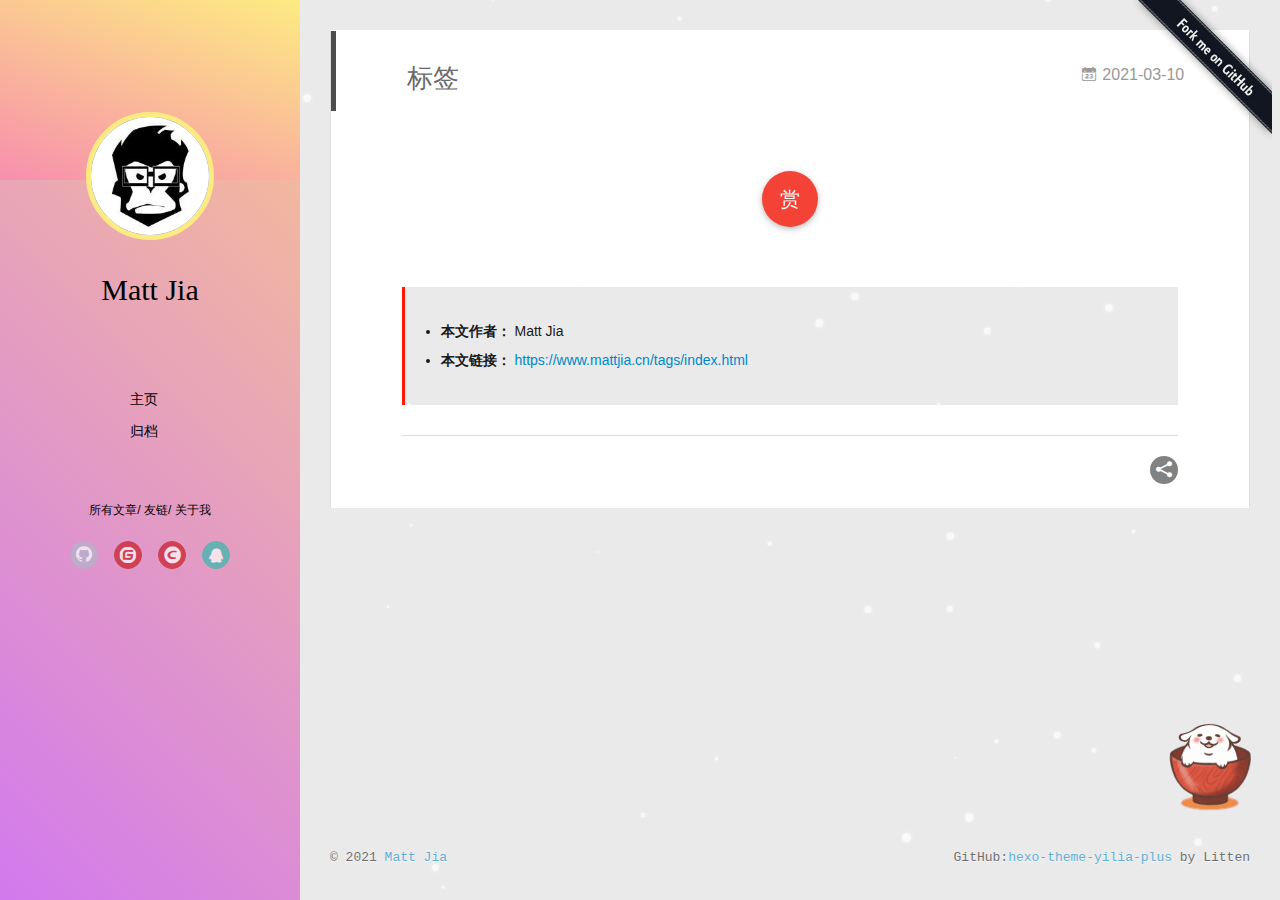
<file: tags/index.html>
<!DOCTYPE html>
<html>
<head>
  <meta charset="utf-8">
  
  <meta name="renderer" content="webkit">
  <meta http-equiv="X-UA-Compatible" content="IE=edge" >
  <link rel="dns-prefetch" href="https://www.mattjia.cn">
  <title>标签 | </title>
  <meta name="generator" content="hexo-theme-yilia-plus">
  <meta name="viewport" content="width=device-width, initial-scale=1, maximum-scale=1">
  
  <meta property="og:type" content="website">
<meta property="og:title" content="标签">
<meta property="og:url" content="https://www.mattjia.cn/tags/index.html">
<meta property="og:site_name">
<meta property="og:locale" content="zh_CN">
<meta property="article:published_time" content="2021-03-10T14:05:01.000Z">
<meta property="article:modified_time" content="2021-03-10T14:07:19.229Z">
<meta property="article:author" content="Matt Jia">
<meta property="article:tag" content="JAVA,程序员,Spring,开发,博客">
<meta name="twitter:card" content="summary">
  
    <link rel="alternative" href="/atom.xml" title="" type="application/atom+xml">
  
  
    <link rel="icon" href="/img/favicon.ico">
  
  
  <link rel="stylesheet" type="text/css" href="/./main.a5fda8.css">
  <style type="text/css">
    
    #container.show {
      background: linear-gradient(to left top,#a0cfe4,#e8c37e);
    }
  </style>
  

  
<script>
var _hmt = _hmt || [];
(function() {
	var hm = document.createElement("script");
	hm.src = "https://hm.baidu.com/hm.js?067b104f2dec0d31a9424757e2a5aacc";
	var s = document.getElementsByTagName("script")[0]; 
	s.parentNode.insertBefore(hm, s);
})();
</script>


  
    
 	  <script src="/lib/clickLove.js"></script>
  
  

<script>
  (function () {
    var bp = document.createElement('script');
    var curProtocol = window.location.protocol.split(':')[0];
    if (curProtocol === 'https') {
      bp.src = 'https://zz.bdstatic.com/linksubmit/push.js';
    } else {
      bp.src = 'http://push.zhanzhang.baidu.com/push.js';
    }
    var s = document.getElementsByTagName("script")[0];
    s.parentNode.insertBefore(bp, s);
  })();

</script>



  

</head>

<body>
  <div id="container" q-class="show:isCtnShow">
    <canvas id="anm-canvas" class="anm-canvas"></canvas>
    <div class="left-col" q-class="show:isShow">
      


<div class="overlay" style="background: linear-gradient(200deg,#FDEB82,#F78FAD);"></div>
<div class="intrude-less">
	<header id="header" class="inner">
		<a href="/" class="profilepic">
			<img src="/img/head.jpg" class="js-avatar">
		</a>
		<hgroup>
			<h1 class="header-author"><a href="/">Matt Jia</a></h1>
		</hgroup>
		

		<nav class="header-menu">
			<ul>
			
				<li><a href="/" >主页</a></li>
			
				<li><a href="/archives" >归档</a></li>
			
			</ul>
		</nav>
		<nav class="header-smart-menu">
			
				
					<a q-on="click: openSlider(e, 'innerArchive')" href="javascript:void(0)">所有文章</a>
				
			
				
					<a q-on="click: openSlider(e, 'friends')" href="javascript:void(0)">友链</a>
				
			
				
					<a q-on="click: openSlider(e, 'aboutme')" href="javascript:void(0)">关于我</a>
				
			
		</nav>
		<nav class="header-nav">
			<div class="social">
				
					
						<a class="github" target="_blank" rel="noopener" href="https://github.com/HumorousPhilosopher" 
												title="GitHub" ><i class="icon-github"></i></a>
					
				
					
						<a class="gitee" target="_blank" rel="noopener" href="https://gitee.com/mattjia" 
												title="码云" ><i class="icon-gitee"></i></a>
					
				
					
						<a class="csdn" target="_blank" rel="noopener" href="https://blog.csdn.net/qq_37470552" 
												title="CSDN" ><i class="icon-csdn"></i></a>
					
				
					
						<a class="qq" href="tencent://message/?uin=812262134&Site=&Menu=yes" 
												title="QQ" ><i class="icon-qq"></i></a>
					
				
			</div>
		
		</nav>
	</header>		
</div>

    </div>
    <div class="mid-col" q-class="show:isShow,hide:isShow|isFalse">
      
      
      <a class="forkMe" style="position:absolute;z-index:999;top:0;right:0.5em;" 
        href="https://github.com/HumorousPhilosopher" target="_blank">
        <img src="/img/forkme.png"
          class="attachment-full size-full" alt="Fork me on GitHub" data-recalc-dims="1"></a>
      
      
<nav id="mobile-nav">
  	<div class="overlay js-overlay" style="background: linear-gradient(200deg,#FDEB82,#F78FAD)"></div>
	<div class="btnctn js-mobile-btnctn">
  		<div class="slider-trigger list" q-on="click: openSlider(e)"><i class="icon icon-sort"></i></div>
	</div>
	<div class="intrude-less">
		<header id="header" class="inner">
			<div class="profilepic">
				<a href="/">
					<img src="/img/head.jpg" class="js-avatar">
				</a>
			</div>
			<hgroup>
			  <h1 class="header-author js-header-author">Matt Jia</h1>
			</hgroup>
			
			
			
				
			
				
			
			
			
			<nav class="header-nav">
				<div class="social">
					
						
						<a class="github" target="_blank" 
							href="https://github.com/HumorousPhilosopher" title="GitHub"><i class="icon-github"></i></a>
						
					
						
						<a class="gitee" target="_blank" 
							href="https://gitee.com/mattjia" title="码云"><i class="icon-gitee"></i></a>
						
					
						
						<a class="csdn" target="_blank" 
							href="https://blog.csdn.net/qq_37470552" title="CSDN"><i class="icon-csdn"></i></a>
						
					
						
						<a class="qq" target="_blank" 
							href="tencent://message/?uin=812262134&Site=&Menu=yes" title="QQ"><i class="icon-qq"></i></a>
						
					
				</div>
			</nav>

			<nav class="header-menu js-header-menu">
				<ul style="width: 50%">
				
				
					<li style="width: 50%"><a href="/">主页</a></li>
		        
					<li style="width: 50%"><a href="/archives">归档</a></li>
		        
				</ul>
			</nav>
		</header>				
	</div>
	<div class="mobile-mask" style="display:none" q-show="isShow"></div>
</nav>

      <div id="wrapper" class="body-wrap">
        <div class="menu-l">
          <div class="canvas-wrap">
            <canvas data-colors="#eaeaea" data-sectionHeight="100" data-contentId="js-content" id="myCanvas1"
              class="anm-canvas"></canvas>
          </div>
          <div id="js-content" class="content-ll">
            <article id="page-" class="article article-type-page " itemscope itemprop="blogPost">
  <div class="article-inner">
    
      <header class="article-header">
  
  
    <h1 class="article-title" itemprop="name">
      标签
    </h1>
  


  
  
<a href="/tags/index.html" class="archive-article-date">
        <time datetime="2021-03-10T14:05:01.000Z" itemprop="datePublished"><i class="icon-calendar icon"></i>2021-03-10</time>
</a>

  
  
  </header>
  
  <div class="article-entry" itemprop="articleBody">
    
    
    

    
    <div class="page-reward">
      <a href="javascript:void(0);" class="page-reward-btn tooltip-top" target="_self">
        <div class="tooltip tooltip-east">
          <span class="tooltip-item">
            赏
          </span>
          <span class="tooltip-content">
            <span class="tooltip-text">
              <span class="tooltip-inner">
                <p class="reward-p"><i class="icon icon-quo-left"></i>非常感谢你请我喝奶茶<i
                    class="icon icon-quo-right"></i></p>
                <div class="reward-box">
                  
                  <div class="reward-box-item">
                    <img class="reward-img" src="/img/alipay.png">
                    <span class="reward-type">支付宝</span>
                  </div>
                  
                  
                  <div class="reward-box-item">
                    <img class="reward-img" src="/img/weixin.png">
                    <span class="reward-type">微信</span>
                  </div>
                  
                </div>
              </span>
            </span>
          </span>
        </div>
      </a>
    </div>
    

    
    <div class="declare"> 
      <ul class="post-copyright">
        <li>
          <strong>本文作者：</strong>
          Matt Jia
        </li>
        <li>
          <strong>本文链接：</strong>
          <a href="https://www.mattjia.cn/tags/index.html" title="标签" target="_blank">https://www.mattjia.cn/tags/index.html</a>
        </li>
        
      </ul>
    </div>
    

  </div>
  <div class="article-info article-info-index">
    
    
    

    

    
    
<div class="share-btn share-icons tooltip-left">
  <div class="tooltip tooltip-east">
    <span class="tooltip-item">
      <a href="javascript:;" class="share-sns share-outer">
        <i class="icon icon-share"></i>
      </a>
    </span>
    <span class="tooltip-content">
      <div class="share-wrap">
        <div class="share-icons">
          <a class="weibo share-sns" href="javascript:;" data-type="weibo">
            <i class="icon icon-weibo"></i>
          </a>
          <!-- <a class="weixin share-sns wxFab" href="javascript:;" data-type="weixin">
            <i class="icon icon-weixin"></i>
          </a> -->
          <a class="qq share-sns" href="javascript:;" data-type="qq">
            <i class="icon icon-qq"></i>
          </a>
          <a class="douban share-sns" href="javascript:;" data-type="douban">
            <i class="icon icon-douban"></i>
          </a>
          <a class="qzone share-sns" href="javascript:;" data-type="qzone">
            <i class="icon icon-qzone"></i>
          </a>
          <a class="facebook share-sns" href="javascript:;" data-type="facebook">
            <i class="icon icon-facebook"></i>
          </a>
          <a class="twitter share-sns" href="javascript:;" data-type="twitter">
            <i class="icon icon-twitter"></i>
          </a>
          <a class="google share-sns" href="javascript:;" data-type="google">
            <i class="icon icon-google"></i>
          </a>
        </div>
      </div>
    </span>
  </div>
</div>

<div class="page-modal wx-share js-wx-box">
    <a class="close js-modal-close" href="javascript:;"><i class="icon icon-close"></i></a>
    <p>扫一扫，分享到微信</p>
    <div class="wx-qrcode">
     <!-- <img src="//pan.baidu.com/share/qrcode?url=https://www.mattjia.cn/tags/" alt="微信分享二维码"> -->
    </div>
</div>

<div class="mask js-mask"></div>

    
    <div class="clearfix"></div>
  </div>
  </div>
</article>



<aside class="wrap-side-operation">
    <div class="mod-side-operation">
        
        <div class="jump-container" id="js-jump-container" style="display:none;">
            <a href="javascript:void(0)" class="mod-side-operation__jump-to-top">
                <i class="icon-font icon-back"></i>
            </a>
            <div id="js-jump-plan-container" class="jump-plan-container" style="top: -11px;">
                <i class="icon-font icon-plane jump-plane"></i>
            </div>
        </div>
        
        
    </div>
</aside>














          </div>
        </div>
      </div>
      <footer id="footer">
  <div class="outer">
    <div id="footer-info">
    	<div class="footer-left">
    		&copy; 2021 <a href="https://www.mattjia.cn/" target="_blank">Matt Jia</a>
    	</div>
        <div class="footer-right">
			
			
      		GitHub:<a href="https://github.com/JoeyBling/hexo-theme-yilia-plus" target="_blank">hexo-theme-yilia-plus</a> by Litten
      	</div>
    </div>
  </div>
  
  
  
</footer>

    </div>
    <script>
	var yiliaConfig = {
		mathjax: false,
		isHome: false,
		isPost: false,
		isArchive: false,
		isTag: false,
		isCategory: false,
		open_in_new: false,
		toc_hide_index: true,
		root: "/",
		innerArchive: true,
		showTags: false
	}
</script>

<script>!function(r){function e(t){if(i[t])return i[t].exports;var n=i[t]={exports:{},id:t,loaded:!1};return r[t].call(n.exports,n,n.exports,e),n.loaded=!0,n.exports}var i={};e.m=r,e.c=i,e.p="./",e(0)}([function(t,n,r){r(208),t.exports=r(205)},function(t,n,r){var d=r(3),y=r(46),g=r(26),b=r(27),x=r(47),m="prototype",S=function(t,n,r){var e,i,o,u,c=t&S.F,f=t&S.G,a=t&S.S,s=t&S.P,l=t&S.B,h=f?d:a?d[n]||(d[n]={}):(d[n]||{})[m],v=f?y:y[n]||(y[n]={}),p=v[m]||(v[m]={});for(e in f&&(r=n),r)o=((i=!c&&h&&void 0!==h[e])?h:r)[e],u=l&&i?x(o,d):s&&"function"==typeof o?x(Function.call,o):o,h&&b(h,e,o,t&S.U),v[e]!=o&&g(v,e,u),s&&p[e]!=o&&(p[e]=o)};d.core=y,S.F=1,S.G=2,S.S=4,S.P=8,S.B=16,S.W=32,S.U=64,S.R=128,t.exports=S},function(t,n,r){var e=r(5);t.exports=function(t){if(!e(t))throw TypeError(t+" is not an object!");return t}},function(t,n){var r=t.exports="undefined"!=typeof window&&window.Math==Math?window:"undefined"!=typeof self&&self.Math==Math?self:Function("return this")();"number"==typeof __g&&(__g=r)},function(t,n){t.exports=function(t){try{return!!t()}catch(t){return!0}}},function(t,n){t.exports=function(t){return"object"==typeof t?null!==t:"function"==typeof t}},function(t,n){var r=t.exports="undefined"!=typeof window&&window.Math==Math?window:"undefined"!=typeof self&&self.Math==Math?self:Function("return this")();"number"==typeof __g&&(__g=r)},function(t,n,r){var e=r(118)("wks"),i=r(79),o=r(3).Symbol,u="function"==typeof o;(t.exports=function(t){return e[t]||(e[t]=u&&o[t]||(u?o:i)("Symbol."+t))}).store=e},function(t,n,r){var e=r(49),i=Math.min;t.exports=function(t){return 0<t?i(e(t),9007199254740991):0}},function(t,n){var r={}.hasOwnProperty;t.exports=function(t,n){return r.call(t,n)}},function(t,n,r){t.exports=!r(4)(function(){return 7!=Object.defineProperty({},"a",{get:function(){return 7}}).a})},function(t,n,r){var e=r(2),i=r(174),o=r(53),u=Object.defineProperty;n.f=r(10)?Object.defineProperty:function(t,n,r){if(e(t),n=o(n,!0),e(r),i)try{return u(t,n,r)}catch(t){}if("get"in r||"set"in r)throw TypeError("Accessors not supported!");return"value"in r&&(t[n]=r.value),t}},function(t,n,r){t.exports=!r(20)(function(){return 7!=Object.defineProperty({},"a",{get:function(){return 7}}).a})},function(t,n,r){var e=r(14),i=r(24);t.exports=r(12)?function(t,n,r){return e.f(t,n,i(1,r))}:function(t,n,r){return t[n]=r,t}},function(t,n,r){var e=r(22),i=r(60),o=r(42),u=Object.defineProperty;n.f=r(12)?Object.defineProperty:function(t,n,r){if(e(t),n=o(n,!0),e(r),i)try{return u(t,n,r)}catch(t){}if("get"in r||"set"in r)throw TypeError("Accessors not supported!");return"value"in r&&(t[n]=r.value),t}},function(t,n,r){var e=r(96),i=r(34);t.exports=function(t){return e(i(t))}},function(t,n,r){var e=r(40)("wks"),i=r(25),o=r(6).Symbol,u="function"==typeof o;(t.exports=function(t){return e[t]||(e[t]=u&&o[t]||(u?o:i)("Symbol."+t))}).store=e},function(t,n,r){var e=r(51);t.exports=function(t){return Object(e(t))}},function(t,n){t.exports=function(t){return"object"==typeof t?null!==t:"function"==typeof t}},function(t,n){var r=t.exports={version:"2.6.9"};"number"==typeof __e&&(__e=r)},function(t,n){t.exports=function(t){try{return!!t()}catch(t){return!0}}},function(t,n){t.exports=function(t){if("function"!=typeof t)throw TypeError(t+" is not a function!");return t}},function(t,n,r){var e=r(18);t.exports=function(t){if(!e(t))throw TypeError(t+" is not an object!");return t}},function(t,n){t.exports=!0},function(t,n){t.exports=function(t,n){return{enumerable:!(1&t),configurable:!(2&t),writable:!(4&t),value:n}}},function(t,n){var r=0,e=Math.random();t.exports=function(t){return"Symbol(".concat(void 0===t?"":t,")_",(++r+e).toString(36))}},function(t,n,r){var e=r(11),i=r(75);t.exports=r(10)?function(t,n,r){return e.f(t,n,i(1,r))}:function(t,n,r){return t[n]=r,t}},function(t,n,r){var o=r(3),u=r(26),c=r(30),f=r(79)("src"),e=r(219),i="toString",a=(""+e).split(i);r(46).inspectSource=function(t){return e.call(t)},(t.exports=function(t,n,r,e){var i="function"==typeof r;i&&(c(r,"name")||u(r,"name",n)),t[n]!==r&&(i&&(c(r,f)||u(r,f,t[n]?""+t[n]:a.join(String(n)))),t===o?t[n]=r:e?t[n]?t[n]=r:u(t,n,r):(delete t[n],u(t,n,r)))})(Function.prototype,i,function(){return"function"==typeof this&&this[f]||e.call(this)})},function(t,n,r){var e=r(1),i=r(4),u=r(51),c=/"/g,o=function(t,n,r,e){var i=String(u(t)),o="<"+n;return""!==r&&(o+=" "+r+'="'+String(e).replace(c,"&quot;")+'"'),o+">"+i+"</"+n+">"};t.exports=function(n,t){var r={};r[n]=t(o),e(e.P+e.F*i(function(){var t=""[n]('"');return t!==t.toLowerCase()||3<t.split('"').length}),"String",r)}},function(t,n,r){var e=r(65),i=r(35);t.exports=Object.keys||function(t){return e(t,i)}},function(t,n){var r={}.hasOwnProperty;t.exports=function(t,n){return r.call(t,n)}},function(t,n,r){var e=r(117),i=r(75),o=r(33),u=r(53),c=r(30),f=r(174),a=Object.getOwnPropertyDescriptor;n.f=r(10)?a:function(t,n){if(t=o(t),n=u(n,!0),f)try{return a(t,n)}catch(t){}if(c(t,n))return i(!e.f.call(t,n),t[n])}},function(t,n,r){var e=r(30),i=r(17),o=r(154)("IE_PROTO"),u=Object.prototype;t.exports=Object.getPrototypeOf||function(t){return t=i(t),e(t,o)?t[o]:"function"==typeof t.constructor&&t instanceof t.constructor?t.constructor.prototype:t instanceof Object?u:null}},function(t,n,r){var e=r(116),i=r(51);t.exports=function(t){return e(i(t))}},function(t,n){t.exports=function(t){if(null==t)throw TypeError("Can't call method on  "+t);return t}},function(t,n){t.exports="constructor,hasOwnProperty,isPrototypeOf,propertyIsEnumerable,toLocaleString,toString,valueOf".split(",")},function(t,n){t.exports={}},function(t,n){n.f={}.propertyIsEnumerable},function(t,n,r){var e=r(14).f,i=r(9),o=r(16)("toStringTag");t.exports=function(t,n,r){t&&!i(t=r?t:t.prototype,o)&&e(t,o,{configurable:!0,value:n})}},function(t,n,r){var e=r(40)("keys"),i=r(25);t.exports=function(t){return e[t]||(e[t]=i(t))}},function(t,n,r){var e=r(19),i=r(6),o="__core-js_shared__",u=i[o]||(i[o]={});(t.exports=function(t,n){return u[t]||(u[t]=void 0!==n?n:{})})("versions",[]).push({version:e.version,mode:r(23)?"pure":"global",copyright:"© 2019 Denis Pushkarev (zloirock.ru)"})},function(t,n){var r=Math.ceil,e=Math.floor;t.exports=function(t){return isNaN(t=+t)?0:(0<t?e:r)(t)}},function(t,n,r){var i=r(18);t.exports=function(t,n){if(!i(t))return t;var r,e;if(n&&"function"==typeof(r=t.toString)&&!i(e=r.call(t)))return e;if("function"==typeof(r=t.valueOf)&&!i(e=r.call(t)))return e;if(!n&&"function"==typeof(r=t.toString)&&!i(e=r.call(t)))return e;throw TypeError("Can't convert object to primitive value")}},function(t,n,r){var e=r(6),i=r(19),o=r(23),u=r(44),c=r(14).f;t.exports=function(t){var n=i.Symbol||(i.Symbol=o?{}:e.Symbol||{});"_"==t.charAt(0)||t in n||c(n,t,{value:u.f(t)})}},function(t,n,r){n.f=r(16)},function(t,n){var r={}.toString;t.exports=function(t){return r.call(t).slice(8,-1)}},function(t,n){var r=t.exports={version:"2.6.9"};"number"==typeof __e&&(__e=r)},function(t,n,r){var o=r(21);t.exports=function(e,i,t){if(o(e),void 0===i)return e;switch(t){case 1:return function(t){return e.call(i,t)};case 2:return function(t,n){return e.call(i,t,n)};case 3:return function(t,n,r){return e.call(i,t,n,r)}}return function(){return e.apply(i,arguments)}}},function(t,n,r){"use strict";var e=r(4);t.exports=function(t,n){return!!t&&e(function(){n?t.call(null,function(){},1):t.call(null)})}},function(t,n){var r=Math.ceil,e=Math.floor;t.exports=function(t){return isNaN(t=+t)?0:(0<t?e:r)(t)}},function(t,n,r){var x=r(47),m=r(116),S=r(17),w=r(8),e=r(138);t.exports=function(l,t){var h=1==l,v=2==l,p=3==l,d=4==l,y=6==l,g=5==l||y,b=t||e;return function(t,n,r){for(var e,i,o=S(t),u=m(o),c=x(n,r,3),f=w(u.length),a=0,s=h?b(t,f):v?b(t,0):void 0;a<f;a++)if((g||a in u)&&(i=c(e=u[a],a,o),l))if(h)s[a]=i;else if(i)switch(l){case 3:return!0;case 5:return e;case 6:return a;case 2:s.push(e)}else if(d)return!1;return y?-1:p||d?d:s}}},function(t,n){t.exports=function(t){if(null==t)throw TypeError("Can't call method on  "+t);return t}},function(t,n,r){var i=r(1),o=r(46),u=r(4);t.exports=function(t,n){var r=(o.Object||{})[t]||Object[t],e={};e[t]=n(r),i(i.S+i.F*u(function(){r(1)}),"Object",e)}},function(t,n,r){var i=r(5);t.exports=function(t,n){if(!i(t))return t;var r,e;if(n&&"function"==typeof(r=t.toString)&&!i(e=r.call(t)))return e;if("function"==typeof(r=t.valueOf)&&!i(e=r.call(t)))return e;if(!n&&"function"==typeof(r=t.toString)&&!i(e=r.call(t)))return e;throw TypeError("Can't convert object to primitive value")}},function(t,n,r){var d=r(6),y=r(19),g=r(93),b=r(13),x=r(9),m="prototype",S=function(t,n,r){var e,i,o,u=t&S.F,c=t&S.G,f=t&S.S,a=t&S.P,s=t&S.B,l=t&S.W,h=c?y:y[n]||(y[n]={}),v=h[m],p=c?d:f?d[n]:(d[n]||{})[m];for(e in c&&(r=n),r)(i=!u&&p&&void 0!==p[e])&&x(h,e)||(o=i?p[e]:r[e],h[e]=c&&"function"!=typeof p[e]?r[e]:s&&i?g(o,d):l&&p[e]==o?function(e){var t=function(t,n,r){if(this instanceof e){switch(arguments.length){case 0:return new e;case 1:return new e(t);case 2:return new e(t,n)}return new e(t,n,r)}return e.apply(this,arguments)};return t[m]=e[m],t}(o):a&&"function"==typeof o?g(Function.call,o):o,a&&((h.virtual||(h.virtual={}))[e]=o,t&S.R&&v&&!v[e]&&b(v,e,o)))};S.F=1,S.G=2,S.S=4,S.P=8,S.B=16,S.W=32,S.U=64,S.R=128,t.exports=S},function(t,n,r){var e=r(34);t.exports=function(t){return Object(e(t))}},function(t,n,r){var o=r(196),e=r(1),i=r(118)("metadata"),u=i.store||(i.store=new(r(200))),c=function(t,n,r){var e=u.get(t);if(!e){if(!r)return;u.set(t,e=new o)}var i=e.get(n);if(!i){if(!r)return;e.set(n,i=new o)}return i};t.exports={store:u,map:c,has:function(t,n,r){var e=c(n,r,!1);return void 0!==e&&e.has(t)},get:function(t,n,r){var e=c(n,r,!1);return void 0===e?void 0:e.get(t)},set:function(t,n,r,e){c(r,e,!0).set(t,n)},keys:function(t,n){var r=c(t,n,!1),e=[];return r&&r.forEach(function(t,n){e.push(n)}),e},key:function(t){return void 0===t||"symbol"==typeof t?t:String(t)},exp:function(t){e(e.S,"Reflect",t)}}},function(t,n,r){"use strict";if(r(10)){var g=r(68),b=r(3),x=r(4),m=r(1),S=r(132),e=r(159),h=r(47),w=r(70),i=r(75),_=r(26),o=r(76),u=r(49),O=r(8),E=r(194),c=r(78),f=r(53),a=r(30),M=r(81),P=r(5),v=r(17),p=r(145),j=r(72),F=r(32),A=r(73).f,d=r(161),s=r(79),l=r(7),y=r(50),I=r(120),L=r(119),N=r(162),T=r(82),k=r(125),R=r(77),C=r(137),D=r(166),G=r(11),W=r(31),U=G.f,V=W.f,B=b.RangeError,q=b.TypeError,z=b.Uint8Array,K="ArrayBuffer",H="Shared"+K,J="BYTES_PER_ELEMENT",$="prototype",Y=Array[$],X=e.ArrayBuffer,Q=e.DataView,Z=y(0),tt=y(2),nt=y(3),rt=y(4),et=y(5),it=y(6),ot=I(!0),ut=I(!1),ct=N.values,ft=N.keys,at=N.entries,st=Y.lastIndexOf,lt=Y.reduce,ht=Y.reduceRight,vt=Y.join,pt=Y.sort,dt=Y.slice,yt=Y.toString,gt=Y.toLocaleString,bt=l("iterator"),xt=l("toStringTag"),mt=s("typed_constructor"),St=s("def_constructor"),wt=S.CONSTR,_t=S.TYPED,Ot=S.VIEW,Et="Wrong length!",Mt=y(1,function(t,n){return It(L(t,t[St]),n)}),Pt=x(function(){return 1===new z(new Uint16Array([1]).buffer)[0]}),jt=!!z&&!!z[$].set&&x(function(){new z(1).set({})}),Ft=function(t,n){var r=u(t);if(r<0||r%n)throw B("Wrong offset!");return r},At=function(t){if(P(t)&&_t in t)return t;throw q(t+" is not a typed array!")},It=function(t,n){if(!(P(t)&&mt in t))throw q("It is not a typed array constructor!");return new t(n)},Lt=function(t,n){return Nt(L(t,t[St]),n)},Nt=function(t,n){for(var r=0,e=n.length,i=It(t,e);r<e;)i[r]=n[r++];return i},Tt=function(t,n,r){U(t,n,{get:function(){return this._d[r]}})},kt=function(t){var n,r,e,i,o,u,c=v(t),f=arguments.length,a=1<f?arguments[1]:void 0,s=void 0!==a,l=d(c);if(null!=l&&!p(l)){for(u=l.call(c),e=[],n=0;!(o=u.next()).done;n++)e.push(o.value);c=e}for(s&&2<f&&(a=h(a,arguments[2],2)),n=0,r=O(c.length),i=It(this,r);n<r;n++)i[n]=s?a(c[n],n):c[n];return i},Rt=function(){for(var t=0,n=arguments.length,r=It(this,n);t<n;)r[t]=arguments[t++];return r},Ct=!!z&&x(function(){gt.call(new z(1))}),Dt=function(){return gt.apply(Ct?dt.call(At(this)):At(this),arguments)},Gt={copyWithin:function(t,n){return D.call(At(this),t,n,2<arguments.length?arguments[2]:void 0)},every:function(t){return rt(At(this),t,1<arguments.length?arguments[1]:void 0)},fill:function(t){return C.apply(At(this),arguments)},filter:function(t){return Lt(this,tt(At(this),t,1<arguments.length?arguments[1]:void 0))},find:function(t){return et(At(this),t,1<arguments.length?arguments[1]:void 0)},findIndex:function(t){return it(At(this),t,1<arguments.length?arguments[1]:void 0)},forEach:function(t){Z(At(this),t,1<arguments.length?arguments[1]:void 0)},indexOf:function(t){return ut(At(this),t,1<arguments.length?arguments[1]:void 0)},includes:function(t){return ot(At(this),t,1<arguments.length?arguments[1]:void 0)},join:function(t){return vt.apply(At(this),arguments)},lastIndexOf:function(t){return st.apply(At(this),arguments)},map:function(t){return Mt(At(this),t,1<arguments.length?arguments[1]:void 0)},reduce:function(t){return lt.apply(At(this),arguments)},reduceRight:function(t){return ht.apply(At(this),arguments)},reverse:function(){for(var t,n=this,r=At(n).length,e=Math.floor(r/2),i=0;i<e;)t=n[i],n[i++]=n[--r],n[r]=t;return n},some:function(t){return nt(At(this),t,1<arguments.length?arguments[1]:void 0)},sort:function(t){return pt.call(At(this),t)},subarray:function(t,n){var r=At(this),e=r.length,i=c(t,e);return new(L(r,r[St]))(r.buffer,r.byteOffset+i*r.BYTES_PER_ELEMENT,O((void 0===n?e:c(n,e))-i))}},Wt=function(t,n){return Lt(this,dt.call(At(this),t,n))},Ut=function(t){At(this);var n=Ft(arguments[1],1),r=this.length,e=v(t),i=O(e.length),o=0;if(r<i+n)throw B(Et);for(;o<i;)this[n+o]=e[o++]},Vt={entries:function(){return at.call(At(this))},keys:function(){return ft.call(At(this))},values:function(){return ct.call(At(this))}},Bt=function(t,n){return P(t)&&t[_t]&&"symbol"!=typeof n&&n in t&&String(+n)==String(n)},qt=function(t,n){return Bt(t,n=f(n,!0))?i(2,t[n]):V(t,n)},zt=function(t,n,r){return!(Bt(t,n=f(n,!0))&&P(r)&&a(r,"value"))||a(r,"get")||a(r,"set")||r.configurable||a(r,"writable")&&!r.writable||a(r,"enumerable")&&!r.enumerable?U(t,n,r):(t[n]=r.value,t)};wt||(W.f=qt,G.f=zt),m(m.S+m.F*!wt,"Object",{getOwnPropertyDescriptor:qt,defineProperty:zt}),x(function(){yt.call({})})&&(yt=gt=function(){return vt.call(this)});var Kt=o({},Gt);o(Kt,Vt),_(Kt,bt,Vt.values),o(Kt,{slice:Wt,set:Ut,constructor:function(){},toString:yt,toLocaleString:Dt}),Tt(Kt,"buffer","b"),Tt(Kt,"byteOffset","o"),Tt(Kt,"byteLength","l"),Tt(Kt,"length","e"),U(Kt,xt,{get:function(){return this[_t]}}),t.exports=function(t,l,n,o){var h=t+((o=!!o)?"Clamped":"")+"Array",r="get"+t,u="set"+t,v=b[h],c=v||{},e=v&&F(v),i=!v||!S.ABV,f={},a=v&&v[$],p=function(t,i){U(t,i,{get:function(){return t=i,(n=this._d).v[r](t*l+n.o,Pt);var t,n},set:function(t){return n=i,r=t,e=this._d,o&&(r=(r=Math.round(r))<0?0:255<r?255:255&r),void e.v[u](n*l+e.o,r,Pt);var n,r,e},enumerable:!0})};i?(v=n(function(t,n,r,e){w(t,v,h,"_d");var i,o,u,c,f=0,a=0;if(P(n)){if(!(n instanceof X||(c=M(n))==K||c==H))return _t in n?Nt(v,n):kt.call(v,n);i=n,a=Ft(r,l);var s=n.byteLength;if(void 0===e){if(s%l)throw B(Et);if((o=s-a)<0)throw B(Et)}else if(s<(o=O(e)*l)+a)throw B(Et);u=o/l}else u=E(n),i=new X(o=u*l);for(_(t,"_d",{b:i,o:a,l:o,e:u,v:new Q(i)});f<u;)p(t,f++)}),a=v[$]=j(Kt),_(a,"constructor",v)):x(function(){v(1)})&&x(function(){new v(-1)})&&k(function(t){new v,new v(null),new v(1.5),new v(t)},!0)||(v=n(function(t,n,r,e){var i;return w(t,v,h),P(n)?n instanceof X||(i=M(n))==K||i==H?void 0!==e?new c(n,Ft(r,l),e):void 0!==r?new c(n,Ft(r,l)):new c(n):_t in n?Nt(v,n):kt.call(v,n):new c(E(n))}),Z(e!==Function.prototype?A(c).concat(A(e)):A(c),function(t){t in v||_(v,t,c[t])}),v[$]=a,g||(a.constructor=v));var s=a[bt],d=!!s&&("values"==s.name||null==s.name),y=Vt.values;_(v,mt,!0),_(a,_t,h),_(a,Ot,!0),_(a,St,v),(o?new v(1)[xt]==h:xt in a)||U(a,xt,{get:function(){return h}}),f[h]=v,m(m.G+m.W+m.F*(v!=c),f),m(m.S,h,{BYTES_PER_ELEMENT:l}),m(m.S+m.F*x(function(){c.of.call(v,1)}),h,{from:kt,of:Rt}),J in a||_(a,J,l),m(m.P,h,Gt),R(h),m(m.P+m.F*jt,h,{set:Ut}),m(m.P+m.F*!d,h,Vt),g||a.toString==yt||(a.toString=yt),m(m.P+m.F*x(function(){new v(1).slice()}),h,{slice:Wt}),m(m.P+m.F*(x(function(){return[1,2].toLocaleString()!=new v([1,2]).toLocaleString()})||!x(function(){a.toLocaleString.call([1,2])})),h,{toLocaleString:Dt}),T[h]=d?s:y,g||d||_(a,bt,y)}}else t.exports=function(){}},function(t,n){var r={}.toString;t.exports=function(t){return r.call(t).slice(8,-1)}},function(t,n,r){var e=r(18),i=r(6).document,o=e(i)&&e(i.createElement);t.exports=function(t){return o?i.createElement(t):{}}},function(t,n,r){t.exports=!r(12)&&!r(20)(function(){return 7!=Object.defineProperty(r(59)("div"),"a",{get:function(){return 7}}).a})},function(t,n,r){"use strict";var x=r(23),m=r(54),S=r(66),w=r(13),_=r(36),O=r(98),E=r(38),M=r(104),P=r(16)("iterator"),j=!([].keys&&"next"in[].keys()),F="values",A=function(){return this};t.exports=function(t,n,r,e,i,o,u){O(r,n,e);var c,f,a,s=function(t){if(!j&&t in p)return p[t];switch(t){case"keys":case F:return function(){return new r(this,t)}}return function(){return new r(this,t)}},l=n+" Iterator",h=i==F,v=!1,p=t.prototype,d=p[P]||p["@@iterator"]||i&&p[i],y=d||s(i),g=i?h?s("entries"):y:void 0,b="Array"==n&&p.entries||d;if(b&&((a=M(b.call(new t)))!==Object.prototype&&a.next&&(E(a,l,!0),x||"function"==typeof a[P]||w(a,P,A))),h&&d&&d.name!==F&&(v=!0,y=function(){return d.call(this)}),x&&!u||!j&&!v&&p[P]||w(p,P,y),_[n]=y,_[l]=A,i)if(c={values:h?y:s(F),keys:o?y:s("keys"),entries:g},u)for(f in c)f in p||S(p,f,c[f]);else m(m.P+m.F*(j||v),n,c);return c}},function(t,n,e){var i=e(22),o=e(101),u=e(35),c=e(39)("IE_PROTO"),f=function(){},a="prototype",s=function(){var t,n=e(59)("iframe"),r=u.length;for(n.style.display="none",e(95).appendChild(n),n.src="javascript:",(t=n.contentWindow.document).open(),t.write("<script>document.F=Object<\/script>"),t.close(),s=t.F;r--;)delete s[a][u[r]];return s()};t.exports=Object.create||function(t,n){var r;return null!==t?(f[a]=i(t),r=new f,f[a]=null,r[c]=t):r=s(),void 0===n?r:o(r,n)}},function(t,n,r){var e=r(65),i=r(35).concat("length","prototype");n.f=Object.getOwnPropertyNames||function(t){return e(t,i)}},function(t,n){n.f=Object.getOwnPropertySymbols},function(t,n,r){var u=r(9),c=r(15),f=r(92)(!1),a=r(39)("IE_PROTO");t.exports=function(t,n){var r,e=c(t),i=0,o=[];for(r in e)r!=a&&u(e,r)&&o.push(r);for(;n.length>i;)u(e,r=n[i++])&&(~f(o,r)||o.push(r));return o}},function(t,n,r){t.exports=r(13)},function(t,n,r){var e=r(7)("unscopables"),i=Array.prototype;null==i[e]&&r(26)(i,e,{}),t.exports=function(t){i[e][t]=!0}},function(t,n){t.exports=!1},function(t,n,r){var e=r(79)("meta"),i=r(5),o=r(30),u=r(11).f,c=0,f=Object.isExtensible||function(){return!0},a=!r(4)(function(){return f(Object.preventExtensions({}))}),s=function(t){u(t,e,{value:{i:"O"+ ++c,w:{}}})},l=t.exports={KEY:e,NEED:!1,fastKey:function(t,n){if(!i(t))return"symbol"==typeof t?t:("string"==typeof t?"S":"P")+t;if(!o(t,e)){if(!f(t))return"F";if(!n)return"E";s(t)}return t[e].i},getWeak:function(t,n){if(!o(t,e)){if(!f(t))return!0;if(!n)return!1;s(t)}return t[e].w},onFreeze:function(t){return a&&l.NEED&&f(t)&&!o(t,e)&&s(t),t}}},function(t,n){t.exports=function(t,n,r,e){if(!(t instanceof n)||void 0!==e&&e in t)throw TypeError(r+": incorrect invocation!");return t}},function(t,n,r){var h=r(47),v=r(177),p=r(145),d=r(2),y=r(8),g=r(161),b={},x={};(n=t.exports=function(t,n,r,e,i){var o,u,c,f,a=i?function(){return t}:g(t),s=h(r,e,n?2:1),l=0;if("function"!=typeof a)throw TypeError(t+" is not iterable!");if(p(a)){for(o=y(t.length);l<o;l++)if((f=n?s(d(u=t[l])[0],u[1]):s(t[l]))===b||f===x)return f}else for(c=a.call(t);!(u=c.next()).done;)if((f=v(c,s,u.value,n))===b||f===x)return f}).BREAK=b,n.RETURN=x},function(t,n,e){var i=e(2),o=e(183),u=e(141),c=e(154)("IE_PROTO"),f=function(){},a="prototype",s=function(){var t,n=e(140)("iframe"),r=u.length;for(n.style.display="none",e(143).appendChild(n),n.src="javascript:",(t=n.contentWindow.document).open(),t.write("<script>document.F=Object<\/script>"),t.close(),s=t.F;r--;)delete s[a][u[r]];return s()};t.exports=Object.create||function(t,n){var r;return null!==t?(f[a]=i(t),r=new f,f[a]=null,r[c]=t):r=s(),void 0===n?r:o(r,n)}},function(t,n,r){var e=r(185),i=r(141).concat("length","prototype");n.f=Object.getOwnPropertyNames||function(t){return e(t,i)}},function(t,n,r){var e=r(185),i=r(141);t.exports=Object.keys||function(t){return e(t,i)}},function(t,n){t.exports=function(t,n){return{enumerable:!(1&t),configurable:!(2&t),writable:!(4&t),value:n}}},function(t,n,r){var i=r(27);t.exports=function(t,n,r){for(var e in n)i(t,e,n[e],r);return t}},function(t,n,r){"use strict";var e=r(3),i=r(11),o=r(10),u=r(7)("species");t.exports=function(t){var n=e[t];o&&n&&!n[u]&&i.f(n,u,{configurable:!0,get:function(){return this}})}},function(t,n,r){var e=r(49),i=Math.max,o=Math.min;t.exports=function(t,n){return(t=e(t))<0?i(t+n,0):o(t,n)}},function(t,n){var r=0,e=Math.random();t.exports=function(t){return"Symbol(".concat(void 0===t?"":t,")_",(++r+e).toString(36))}},function(t,n,r){var e=r(5);t.exports=function(t,n){if(!e(t)||t._t!==n)throw TypeError("Incompatible receiver, "+n+" required!");return t}},function(t,n,r){var i=r(45),o=r(7)("toStringTag"),u="Arguments"==i(function(){return arguments}());t.exports=function(t){var n,r,e;return void 0===t?"Undefined":null===t?"Null":"string"==typeof(r=function(t,n){try{return t[n]}catch(t){}}(n=Object(t),o))?r:u?i(n):"Object"==(e=i(n))&&"function"==typeof n.callee?"Arguments":e}},function(t,n){t.exports={}},function(t,n,r){var e=r(11).f,i=r(30),o=r(7)("toStringTag");t.exports=function(t,n,r){t&&!i(t=r?t:t.prototype,o)&&e(t,o,{configurable:!0,value:n})}},function(t,n,r){var u=r(1),e=r(51),c=r(4),f=r(157),i="["+f+"]",o=RegExp("^"+i+i+"*"),a=RegExp(i+i+"*$"),s=function(t,n,r){var e={},i=c(function(){return!!f[t]()||"​"!="​"[t]()}),o=e[t]=i?n(l):f[t];r&&(e[r]=o),u(u.P+u.F*i,"String",e)},l=s.trim=function(t,n){return t=String(e(t)),1&n&&(t=t.replace(o,"")),2&n&&(t=t.replace(a,"")),t};t.exports=s},function(t,n,r){t.exports={default:r(88),__esModule:!0}},function(t,n,r){t.exports={default:r(89),__esModule:!0}},function(t,n,r){"use strict";function e(t){return t&&t.__esModule?t:{default:t}}n.__esModule=!0;var i=e(r(86)),o=e(r(85)),u="function"==typeof o.default&&"symbol"==typeof i.default?function(t){return typeof t}:function(t){return t&&"function"==typeof o.default&&t.constructor===o.default&&t!==o.default.prototype?"symbol":typeof t};n.default="function"==typeof o.default&&"symbol"===u(i.default)?function(t){return void 0===t?"undefined":u(t)}:function(t){return t&&"function"==typeof o.default&&t.constructor===o.default&&t!==o.default.prototype?"symbol":void 0===t?"undefined":u(t)}},function(t,n,r){r(111),r(109),r(112),r(113),t.exports=r(19).Symbol},function(t,n,r){r(110),r(114),t.exports=r(44).f("iterator")},function(t,n){t.exports=function(t){if("function"!=typeof t)throw TypeError(t+" is not a function!");return t}},function(t,n){t.exports=function(){}},function(t,n,r){var f=r(15),a=r(107),s=r(106);t.exports=function(c){return function(t,n,r){var e,i=f(t),o=a(i.length),u=s(r,o);if(c&&n!=n){for(;u<o;)if((e=i[u++])!=e)return!0}else for(;u<o;u++)if((c||u in i)&&i[u]===n)return c||u||0;return!c&&-1}}},function(t,n,r){var o=r(90);t.exports=function(e,i,t){if(o(e),void 0===i)return e;switch(t){case 1:return function(t){return e.call(i,t)};case 2:return function(t,n){return e.call(i,t,n)};case 3:return function(t,n,r){return e.call(i,t,n,r)}}return function(){return e.apply(i,arguments)}}},function(t,n,r){var c=r(29),f=r(64),a=r(37);t.exports=function(t){var n=c(t),r=f.f;if(r)for(var e,i=r(t),o=a.f,u=0;i.length>u;)o.call(t,e=i[u++])&&n.push(e);return n}},function(t,n,r){var e=r(6).document;t.exports=e&&e.documentElement},function(t,n,r){var e=r(58);t.exports=Object("z").propertyIsEnumerable(0)?Object:function(t){return"String"==e(t)?t.split(""):Object(t)}},function(t,n,r){var e=r(58);t.exports=Array.isArray||function(t){return"Array"==e(t)}},function(t,n,r){"use strict";var e=r(62),i=r(24),o=r(38),u={};r(13)(u,r(16)("iterator"),function(){return this}),t.exports=function(t,n,r){t.prototype=e(u,{next:i(1,r)}),o(t,n+" Iterator")}},function(t,n){t.exports=function(t,n){return{value:n,done:!!t}}},function(t,n,r){var e=r(25)("meta"),i=r(18),o=r(9),u=r(14).f,c=0,f=Object.isExtensible||function(){return!0},a=!r(20)(function(){return f(Object.preventExtensions({}))}),s=function(t){u(t,e,{value:{i:"O"+ ++c,w:{}}})},l=t.exports={KEY:e,NEED:!1,fastKey:function(t,n){if(!i(t))return"symbol"==typeof t?t:("string"==typeof t?"S":"P")+t;if(!o(t,e)){if(!f(t))return"F";if(!n)return"E";s(t)}return t[e].i},getWeak:function(t,n){if(!o(t,e)){if(!f(t))return!0;if(!n)return!1;s(t)}return t[e].w},onFreeze:function(t){return a&&l.NEED&&f(t)&&!o(t,e)&&s(t),t}}},function(t,n,r){var u=r(14),c=r(22),f=r(29);t.exports=r(12)?Object.defineProperties:function(t,n){c(t);for(var r,e=f(n),i=e.length,o=0;o<i;)u.f(t,r=e[o++],n[r]);return t}},function(t,n,r){var e=r(37),i=r(24),o=r(15),u=r(42),c=r(9),f=r(60),a=Object.getOwnPropertyDescriptor;n.f=r(12)?a:function(t,n){if(t=o(t),n=u(n,!0),f)try{return a(t,n)}catch(t){}if(c(t,n))return i(!e.f.call(t,n),t[n])}},function(t,n,r){var e=r(15),i=r(63).f,o={}.toString,u="object"==typeof window&&window&&Object.getOwnPropertyNames?Object.getOwnPropertyNames(window):[];t.exports.f=function(t){return u&&"[object Window]"==o.call(t)?function(t){try{return i(t)}catch(t){return u.slice()}}(t):i(e(t))}},function(t,n,r){var e=r(9),i=r(55),o=r(39)("IE_PROTO"),u=Object.prototype;t.exports=Object.getPrototypeOf||function(t){return t=i(t),e(t,o)?t[o]:"function"==typeof t.constructor&&t instanceof t.constructor?t.constructor.prototype:t instanceof Object?u:null}},function(t,n,r){var f=r(41),a=r(34);t.exports=function(c){return function(t,n){var r,e,i=String(a(t)),o=f(n),u=i.length;return o<0||u<=o?c?"":void 0:(r=i.charCodeAt(o))<55296||56319<r||o+1===u||(e=i.charCodeAt(o+1))<56320||57343<e?c?i.charAt(o):r:c?i.slice(o,o+2):e-56320+(r-55296<<10)+65536}}},function(t,n,r){var e=r(41),i=Math.max,o=Math.min;t.exports=function(t,n){return(t=e(t))<0?i(t+n,0):o(t,n)}},function(t,n,r){var e=r(41),i=Math.min;t.exports=function(t){return 0<t?i(e(t),9007199254740991):0}},function(t,n,r){"use strict";var e=r(91),i=r(99),o=r(36),u=r(15);t.exports=r(61)(Array,"Array",function(t,n){this._t=u(t),this._i=0,this._k=n},function(){var t=this._t,n=this._k,r=this._i++;return!t||r>=t.length?(this._t=void 0,i(1)):i(0,"keys"==n?r:"values"==n?t[r]:[r,t[r]])},"values"),o.Arguments=o.Array,e("keys"),e("values"),e("entries")},function(t,n){},function(t,n,r){"use strict";var e=r(105)(!0);r(61)(String,"String",function(t){this._t=String(t),this._i=0},function(){var t,n=this._t,r=this._i;return r>=n.length?{value:void 0,done:!0}:(t=e(n,r),this._i+=t.length,{value:t,done:!1})})},function(t,n,r){"use strict";var e=r(6),u=r(9),i=r(12),o=r(54),c=r(66),f=r(100).KEY,a=r(20),s=r(40),l=r(38),h=r(25),v=r(16),p=r(44),d=r(43),y=r(94),g=r(97),b=r(22),x=r(18),m=r(55),S=r(15),w=r(42),_=r(24),O=r(62),E=r(103),M=r(102),P=r(64),j=r(14),F=r(29),A=M.f,I=j.f,L=E.f,N=e.Symbol,T=e.JSON,k=T&&T.stringify,R="prototype",C=v("_hidden"),D=v("toPrimitive"),G={}.propertyIsEnumerable,W=s("symbol-registry"),U=s("symbols"),V=s("op-symbols"),B=Object[R],q="function"==typeof N&&!!P.f,z=e.QObject,K=!z||!z[R]||!z[R].findChild,H=i&&a(function(){return 7!=O(I({},"a",{get:function(){return I(this,"a",{value:7}).a}})).a})?function(t,n,r){var e=A(B,n);e&&delete B[n],I(t,n,r),e&&t!==B&&I(B,n,e)}:I,J=function(t){var n=U[t]=O(N[R]);return n._k=t,n},$=q&&"symbol"==typeof N.iterator?function(t){return"symbol"==typeof t}:function(t){return t instanceof N},Y=function(t,n,r){return t===B&&Y(V,n,r),b(t),n=w(n,!0),b(r),u(U,n)?(r.enumerable?(u(t,C)&&t[C][n]&&(t[C][n]=!1),r=O(r,{enumerable:_(0,!1)})):(u(t,C)||I(t,C,_(1,{})),t[C][n]=!0),H(t,n,r)):I(t,n,r)},X=function(t,n){b(t);for(var r,e=y(n=S(n)),i=0,o=e.length;i<o;)Y(t,r=e[i++],n[r]);return t},Q=function(t){var n=G.call(this,t=w(t,!0));return!(this===B&&u(U,t)&&!u(V,t))&&(!(n||!u(this,t)||!u(U,t)||u(this,C)&&this[C][t])||n)},Z=function(t,n){if(t=S(t),n=w(n,!0),t!==B||!u(U,n)||u(V,n)){var r=A(t,n);return!r||!u(U,n)||u(t,C)&&t[C][n]||(r.enumerable=!0),r}},tt=function(t){for(var n,r=L(S(t)),e=[],i=0;r.length>i;)u(U,n=r[i++])||n==C||n==f||e.push(n);return e},nt=function(t){for(var n,r=t===B,e=L(r?V:S(t)),i=[],o=0;e.length>o;)!u(U,n=e[o++])||r&&!u(B,n)||i.push(U[n]);return i};q||(c((N=function(){if(this instanceof N)throw TypeError("Symbol is not a constructor!");var n=h(0<arguments.length?arguments[0]:void 0),r=function(t){this===B&&r.call(V,t),u(this,C)&&u(this[C],n)&&(this[C][n]=!1),H(this,n,_(1,t))};return i&&K&&H(B,n,{configurable:!0,set:r}),J(n)})[R],"toString",function(){return this._k}),M.f=Z,j.f=Y,r(63).f=E.f=tt,r(37).f=Q,P.f=nt,i&&!r(23)&&c(B,"propertyIsEnumerable",Q,!0),p.f=function(t){return J(v(t))}),o(o.G+o.W+o.F*!q,{Symbol:N});for(var rt="hasInstance,isConcatSpreadable,iterator,match,replace,search,species,split,toPrimitive,toStringTag,unscopables".split(","),et=0;rt.length>et;)v(rt[et++]);for(var it=F(v.store),ot=0;it.length>ot;)d(it[ot++]);o(o.S+o.F*!q,"Symbol",{for:function(t){return u(W,t+="")?W[t]:W[t]=N(t)},keyFor:function(t){if(!$(t))throw TypeError(t+" is not a symbol!");for(var n in W)if(W[n]===t)return n},useSetter:function(){K=!0},useSimple:function(){K=!1}}),o(o.S+o.F*!q,"Object",{create:function(t,n){return void 0===n?O(t):X(O(t),n)},defineProperty:Y,defineProperties:X,getOwnPropertyDescriptor:Z,getOwnPropertyNames:tt,getOwnPropertySymbols:nt});var ut=a(function(){P.f(1)});o(o.S+o.F*ut,"Object",{getOwnPropertySymbols:function(t){return P.f(m(t))}}),T&&o(o.S+o.F*(!q||a(function(){var t=N();return"[null]"!=k([t])||"{}"!=k({a:t})||"{}"!=k(Object(t))})),"JSON",{stringify:function(t){for(var n,r,e=[t],i=1;arguments.length>i;)e.push(arguments[i++]);if(r=n=e[1],(x(n)||void 0!==t)&&!$(t))return g(n)||(n=function(t,n){if("function"==typeof r&&(n=r.call(this,t,n)),!$(n))return n}),e[1]=n,k.apply(T,e)}}),N[R][D]||r(13)(N[R],D,N[R].valueOf),l(N,"Symbol"),l(Math,"Math",!0),l(e.JSON,"JSON",!0)},function(t,n,r){r(43)("asyncIterator")},function(t,n,r){r(43)("observable")},function(t,n,r){r(108);for(var e=r(6),i=r(13),o=r(36),u=r(16)("toStringTag"),c="CSSRuleList,CSSStyleDeclaration,CSSValueList,ClientRectList,DOMRectList,DOMStringList,DOMTokenList,DataTransferItemList,FileList,HTMLAllCollection,HTMLCollection,HTMLFormElement,HTMLSelectElement,MediaList,MimeTypeArray,NamedNodeMap,NodeList,PaintRequestList,Plugin,PluginArray,SVGLengthList,SVGNumberList,SVGPathSegList,SVGPointList,SVGStringList,SVGTransformList,SourceBufferList,StyleSheetList,TextTrackCueList,TextTrackList,TouchList".split(","),f=0;f<c.length;f++){var a=c[f],s=e[a],l=s&&s.prototype;l&&!l[u]&&i(l,u,a),o[a]=o.Array}},function(t,n,r){"use strict";var e=r(2);t.exports=function(){var t=e(this),n="";return t.global&&(n+="g"),t.ignoreCase&&(n+="i"),t.multiline&&(n+="m"),t.unicode&&(n+="u"),t.sticky&&(n+="y"),n}},function(t,n,r){var e=r(45);t.exports=Object("z").propertyIsEnumerable(0)?Object:function(t){return"String"==e(t)?t.split(""):Object(t)}},function(t,n){n.f={}.propertyIsEnumerable},function(t,n,r){var e=r(46),i=r(3),o="__core-js_shared__",u=i[o]||(i[o]={});(t.exports=function(t,n){return u[t]||(u[t]=void 0!==n?n:{})})("versions",[]).push({version:e.version,mode:r(68)?"pure":"global",copyright:"© 2019 Denis Pushkarev (zloirock.ru)"})},function(t,n,r){var i=r(2),o=r(21),u=r(7)("species");t.exports=function(t,n){var r,e=i(t).constructor;return void 0===e||null==(r=i(e)[u])?n:o(r)}},function(t,n,r){var f=r(33),a=r(8),s=r(78);t.exports=function(c){return function(t,n,r){var e,i=f(t),o=a(i.length),u=s(r,o);if(c&&n!=n){for(;u<o;)if((e=i[u++])!=e)return!0}else for(;u<o;u++)if((c||u in i)&&i[u]===n)return c||u||0;return!c&&-1}}},function(t,n,r){"use strict";var g=r(3),b=r(1),x=r(27),m=r(76),S=r(69),w=r(71),_=r(70),O=r(5),E=r(4),M=r(125),P=r(83),j=r(144);t.exports=function(e,t,n,r,i,o){var u=g[e],c=u,f=i?"set":"add",a=c&&c.prototype,s={},l=function(t){var r=a[t];x(a,t,"delete"==t?function(t){return!(o&&!O(t))&&r.call(this,0===t?0:t)}:"has"==t?function(t){return!(o&&!O(t))&&r.call(this,0===t?0:t)}:"get"==t?function(t){return o&&!O(t)?void 0:r.call(this,0===t?0:t)}:"add"==t?function(t){return r.call(this,0===t?0:t),this}:function(t,n){return r.call(this,0===t?0:t,n),this})};if("function"==typeof c&&(o||a.forEach&&!E(function(){(new c).entries().next()}))){var h=new c,v=h[f](o?{}:-0,1)!=h,p=E(function(){h.has(1)}),d=M(function(t){new c(t)}),y=!o&&E(function(){for(var t=new c,n=5;n--;)t[f](n,n);return!t.has(-0)});d||(((c=t(function(t,n){_(t,c,e);var r=j(new u,t,c);return null!=n&&w(n,i,r[f],r),r})).prototype=a).constructor=c),(p||y)&&(l("delete"),l("has"),i&&l("get")),(y||v)&&l(f),o&&a.clear&&delete a.clear}else c=r.getConstructor(t,e,i,f),m(c.prototype,n),S.NEED=!0;return P(c,e),s[e]=c,b(b.G+b.W+b.F*(c!=u),s),o||r.setStrong(c,e,i),c}},function(t,n,r){"use strict";r(197);var s=r(27),l=r(26),h=r(4),v=r(51),p=r(7),d=r(152),y=p("species"),g=!h(function(){var t=/./;return t.exec=function(){var t=[];return t.groups={a:"7"},t},"7"!=="".replace(t,"$<a>")}),b=function(){var t=/(?:)/,n=t.exec;t.exec=function(){return n.apply(this,arguments)};var r="ab".split(t);return 2===r.length&&"a"===r[0]&&"b"===r[1]}();t.exports=function(r,t,n){var e=p(r),o=!h(function(){var t={};return t[e]=function(){return 7},7!=""[r](t)}),i=o?!h(function(){var t=!1,n=/a/;return n.exec=function(){return t=!0,null},"split"===r&&(n.constructor={},n.constructor[y]=function(){return n}),n[e](""),!t}):void 0;if(!o||!i||"replace"===r&&!g||"split"===r&&!b){var u=/./[e],c=n(v,e,""[r],function(t,n,r,e,i){return n.exec===d?o&&!i?{done:!0,value:u.call(n,r,e)}:{done:!0,value:t.call(r,n,e)}:{done:!1}}),f=c[0],a=c[1];s(String.prototype,r,f),l(RegExp.prototype,e,2==t?function(t,n){return a.call(t,this,n)}:function(t){return a.call(t,this)})}}},function(t,n,r){var e=r(45);t.exports=Array.isArray||function(t){return"Array"==e(t)}},function(t,n,r){var e=r(5),i=r(45),o=r(7)("match");t.exports=function(t){var n;return e(t)&&(void 0!==(n=t[o])?!!n:"RegExp"==i(t))}},function(t,n,r){var o=r(7)("iterator"),u=!1;try{var e=[7][o]();e.return=function(){u=!0},Array.from(e,function(){throw 2})}catch(t){}t.exports=function(t,n){if(!n&&!u)return!1;var r=!1;try{var e=[7],i=e[o]();i.next=function(){return{done:r=!0}},e[o]=function(){return i},t(e)}catch(t){}return r}},function(t,n,r){"use strict";t.exports=r(68)||!r(4)(function(){var t=Math.random();__defineSetter__.call(null,t,function(){}),delete r(3)[t]})},function(t,n){n.f=Object.getOwnPropertySymbols},function(t,n,r){"use strict";var i=r(81),o=RegExp.prototype.exec;t.exports=function(t,n){var r=t.exec;if("function"==typeof r){var e=r.call(t,n);if("object"!=typeof e)throw new TypeError("RegExp exec method returned something other than an Object or null");return e}if("RegExp"!==i(t))throw new TypeError("RegExp#exec called on incompatible receiver");return o.call(t,n)}},function(t,n,r){"use strict";var e=r(1),u=r(21),c=r(47),f=r(71);t.exports=function(t){e(e.S,t,{from:function(t){var n,r,e,i,o=arguments[1];return u(this),(n=void 0!==o)&&u(o),null==t?new this:(r=[],n?(e=0,i=c(o,arguments[2],2),f(t,!1,function(t){r.push(i(t,e++))})):f(t,!1,r.push,r),new this(r))}})}},function(t,n,r){"use strict";var e=r(1);t.exports=function(t){e(e.S,t,{of:function(){for(var t=arguments.length,n=new Array(t);t--;)n[t]=arguments[t];return new this(n)}})}},function(t,n,r){var f=r(49),a=r(51);t.exports=function(c){return function(t,n){var r,e,i=String(a(t)),o=f(n),u=i.length;return o<0||u<=o?c?"":void 0:(r=i.charCodeAt(o))<55296||56319<r||o+1===u||(e=i.charCodeAt(o+1))<56320||57343<e?c?i.charAt(o):r:c?i.slice(o,o+2):e-56320+(r-55296<<10)+65536}}},function(t,n,r){for(var e,i=r(3),o=r(26),u=r(79),c=u("typed_array"),f=u("view"),a=!(!i.ArrayBuffer||!i.DataView),s=a,l=0,h="Int8Array,Uint8Array,Uint8ClampedArray,Int16Array,Uint16Array,Int32Array,Uint32Array,Float32Array,Float64Array".split(",");l<9;)(e=i[h[l++]])?(o(e.prototype,c,!0),o(e.prototype,f,!0)):s=!1;t.exports={ABV:a,CONSTR:s,TYPED:c,VIEW:f}},function(t,n,r){var e=r(3).navigator;t.exports=e&&e.userAgent||""},function(t,n){"use strict";var r,e={versions:(r=window.navigator.userAgent,{trident:-1<r.indexOf("Trident"),presto:-1<r.indexOf("Presto"),webKit:-1<r.indexOf("AppleWebKit"),gecko:-1<r.indexOf("Gecko")&&-1==r.indexOf("KHTML"),mobile:!!r.match(/AppleWebKit.*Mobile.*/),ios:!!r.match(/\(i[^;]+;( U;)? CPU.+Mac OS X/),android:-1<r.indexOf("Android")||-1<r.indexOf("Linux"),iPhone:-1<r.indexOf("iPhone")||-1<r.indexOf("Mac"),iPad:-1<r.indexOf("iPad"),webApp:-1==r.indexOf("Safari"),weixin:-1==r.indexOf("MicroMessenger")})};t.exports=e},function(t,n,r){"use strict";var e,i=r(87),l=(e=i)&&e.__esModule?e:{default:e},h=function(){function n(t,n,r){return n||r?String.fromCharCode(n||r):o[t]||t}function r(t){return s[t]}var e=/&quot;|&lt;|&gt;|&amp;|&nbsp;|&apos;|&#(\d+);|&#(\d+)/g,i=/['<> "&]/g,o={"&quot;":'"',"&lt;":"<","&gt;":">","&amp;":"&","&nbsp;":" "},u=/\u00a0/g,c=/<br\s*\/?>/gi,f=/\r?\n/g,a=/\s/g,s={};for(var t in o)s[o[t]]=t;return o["&apos;"]="'",s["'"]="&#39;",{encode:function(t){return t?(""+t).replace(i,r).replace(f,"<br/>").replace(a,"&nbsp;"):""},decode:function(t){return t?(""+t).replace(c,"\n").replace(e,n).replace(u," "):""},encodeBase16:function(t){if(!t)return t;for(var n=[],r=0,e=(t+="").length;r<e;r++)n.push(t.charCodeAt(r).toString(16).toUpperCase());return n.join("")},encodeBase16forJSON:function(t){if(!t)return t;for(var n=[],r=0,e=(t=t.replace(/[\u4E00-\u9FBF]/gi,function(t){return escape(t).replace("%u","\\u")})).length;r<e;r++)n.push(t.charCodeAt(r).toString(16).toUpperCase());return n.join("")},decodeBase16:function(t){if(!t)return t;for(var n=[],r=0,e=(t+="").length;r<e;r+=2)n.push(String.fromCharCode("0x"+t.slice(r,r+2)));return n.join("")},encodeObject:function(t){if(t instanceof Array)for(var n=0,r=t.length;n<r;n++)t[n]=h.encodeObject(t[n]);else if("object"==(void 0===t?"undefined":(0,l.default)(t)))for(var e in t)t[e]=h.encodeObject(t[e]);else if("string"==typeof t)return h.encode(t);return t},loadScript:function(t){var n=document.createElement("script");document.getElementsByTagName("body")[0].appendChild(n),n.setAttribute("src",t)},addLoadEvent:function(t){var n=window.onload;"function"!=typeof window.onload?window.onload=t:window.onload=function(){n(),t()}}}}();t.exports=h},function(t,n,r){"use strict";var e=r(131)(!0);t.exports=function(t,n,r){return n+(r?e(t,n).length:1)}},function(t,n,r){"use strict";var c=r(17),f=r(78),a=r(8);t.exports=function(t){for(var n=c(this),r=a(n.length),e=arguments.length,i=f(1<e?arguments[1]:void 0,r),o=2<e?arguments[2]:void 0,u=void 0===o?r:f(o,r);i<u;)n[i++]=t;return n}},function(t,n,r){var e=r(215);t.exports=function(t,n){return new(e(t))(n)}},function(t,n,r){"use strict";var e=r(11),i=r(75);t.exports=function(t,n,r){n in t?e.f(t,n,i(0,r)):t[n]=r}},function(t,n,r){var e=r(5),i=r(3).document,o=e(i)&&e(i.createElement);t.exports=function(t){return o?i.createElement(t):{}}},function(t,n){t.exports="constructor,hasOwnProperty,isPrototypeOf,propertyIsEnumerable,toLocaleString,toString,valueOf".split(",")},function(t,n,r){var e=r(7)("match");t.exports=function(n){var r=/./;try{"/./"[n](r)}catch(t){try{return r[e]=!1,!"/./"[n](r)}catch(n){}}return!0}},function(t,n,r){var e=r(3).document;t.exports=e&&e.documentElement},function(t,n,r){var o=r(5),u=r(153).set;t.exports=function(t,n,r){var e,i=n.constructor;return i!==r&&"function"==typeof i&&(e=i.prototype)!==r.prototype&&o(e)&&u&&u(t,e),t}},function(t,n,r){var e=r(82),i=r(7)("iterator"),o=Array.prototype;t.exports=function(t){return void 0!==t&&(e.Array===t||o[i]===t)}},function(t,n,r){"use strict";var e=r(72),i=r(75),o=r(83),u={};r(26)(u,r(7)("iterator"),function(){return this}),t.exports=function(t,n,r){t.prototype=e(u,{next:i(1,r)}),o(t,n+" Iterator")}},function(t,n,r){"use strict";var x=r(68),m=r(1),S=r(27),w=r(26),_=r(82),O=r(146),E=r(83),M=r(32),P=r(7)("iterator"),j=!([].keys&&"next"in[].keys()),F="values",A=function(){return this};t.exports=function(t,n,r,e,i,o,u){O(r,n,e);var c,f,a,s=function(t){if(!j&&t in p)return p[t];switch(t){case"keys":case F:return function(){return new r(this,t)}}return function(){return new r(this,t)}},l=n+" Iterator",h=i==F,v=!1,p=t.prototype,d=p[P]||p["@@iterator"]||i&&p[i],y=d||s(i),g=i?h?s("entries"):y:void 0,b="Array"==n&&p.entries||d;if(b&&((a=M(b.call(new t)))!==Object.prototype&&a.next&&(E(a,l,!0),x||"function"==typeof a[P]||w(a,P,A))),h&&d&&d.name!==F&&(v=!0,y=function(){return d.call(this)}),x&&!u||!j&&!v&&p[P]||w(p,P,y),_[n]=y,_[l]=A,i)if(c={values:h?y:s(F),keys:o?y:s("keys"),entries:g},u)for(f in c)f in p||S(p,f,c[f]);else m(m.P+m.F*(j||v),n,c);return c}},function(t,n){var r=Math.expm1;t.exports=!r||22025.465794806718<r(10)||r(10)<22025.465794806718||-2e-17!=r(-2e-17)?function(t){return 0==(t=+t)?t:-1e-6<t&&t<1e-6?t+t*t/2:Math.exp(t)-1}:r},function(t,n){t.exports=Math.sign||function(t){return 0==(t=+t)||t!=t?t:t<0?-1:1}},function(t,n,r){var c=r(3),f=r(158).set,a=c.MutationObserver||c.WebKitMutationObserver,s=c.process,l=c.Promise,h="process"==r(45)(s);t.exports=function(){var r,e,i,t=function(){var t,n;for(h&&(t=s.domain)&&t.exit();r;){n=r.fn,r=r.next;try{n()}catch(t){throw r?i():e=void 0,t}}e=void 0,t&&t.enter()};if(h)i=function(){s.nextTick(t)};else if(!a||c.navigator&&c.navigator.standalone)if(l&&l.resolve){var n=l.resolve(void 0);i=function(){n.then(t)}}else i=function(){f.call(c,t)};else{var o=!0,u=document.createTextNode("");new a(t).observe(u,{characterData:!0}),i=function(){u.data=o=!o}}return function(t){var n={fn:t,next:void 0};e&&(e.next=n),r||(r=n,i()),e=n}}},function(t,n,r){"use strict";function e(t){var r,e;this.promise=new t(function(t,n){if(void 0!==r||void 0!==e)throw TypeError("Bad Promise constructor");r=t,e=n}),this.resolve=i(r),this.reject=i(e)}var i=r(21);t.exports.f=function(t){return new e(t)}},function(t,n,r){"use strict";var e,i,u=r(115),c=RegExp.prototype.exec,f=String.prototype.replace,o=c,a="lastIndex",s=(e=/a/,i=/b*/g,c.call(e,"a"),c.call(i,"a"),0!==e[a]||0!==i[a]),l=void 0!==/()??/.exec("")[1];(s||l)&&(o=function(t){var n,r,e,i,o=this;return l&&(r=new RegExp("^"+o.source+"$(?!\\s)",u.call(o))),s&&(n=o[a]),e=c.call(o,t),s&&e&&(o[a]=o.global?e.index+e[0].length:n),l&&e&&1<e.length&&f.call(e[0],r,function(){for(i=1;i<arguments.length-2;i++)void 0===arguments[i]&&(e[i]=void 0)}),e}),t.exports=o},function(t,n,i){var r=i(5),e=i(2),o=function(t,n){if(e(t),!r(n)&&null!==n)throw TypeError(n+": can't set as prototype!")};t.exports={set:Object.setPrototypeOf||("__proto__"in{}?function(t,r,e){try{(e=i(47)(Function.call,i(31).f(Object.prototype,"__proto__").set,2))(t,[]),r=!(t instanceof Array)}catch(t){r=!0}return function(t,n){return o(t,n),r?t.__proto__=n:e(t,n),t}}({},!1):void 0),check:o}},function(t,n,r){var e=r(118)("keys"),i=r(79);t.exports=function(t){return e[t]||(e[t]=i(t))}},function(t,n,r){var e=r(124),i=r(51);t.exports=function(t,n,r){if(e(n))throw TypeError("String#"+r+" doesn't accept regex!");return String(i(t))}},function(t,n,r){"use strict";var i=r(49),o=r(51);t.exports=function(t){var n=String(o(this)),r="",e=i(t);if(e<0||e==1/0)throw RangeError("Count can't be negative");for(;0<e;(e>>>=1)&&(n+=n))1&e&&(r+=n);return r}},function(t,n){t.exports="\t\n\v\f\r   ᠎             　\u2028\u2029\ufeff"},function(t,n,r){var e,i,o,u=r(47),c=r(175),f=r(143),a=r(140),s=r(3),l=s.process,h=s.setImmediate,v=s.clearImmediate,p=s.MessageChannel,d=s.Dispatch,y=0,g={},b="onreadystatechange",x=function(){var t=+this;if(g.hasOwnProperty(t)){var n=g[t];delete g[t],n()}},m=function(t){x.call(t.data)};h&&v||(h=function(t){for(var n=[],r=1;arguments.length>r;)n.push(arguments[r++]);return g[++y]=function(){c("function"==typeof t?t:Function(t),n)},e(y),y},v=function(t){delete g[t]},"process"==r(45)(l)?e=function(t){l.nextTick(u(x,t,1))}:d&&d.now?e=function(t){d.now(u(x,t,1))}:p?(o=(i=new p).port2,i.port1.onmessage=m,e=u(o.postMessage,o,1)):s.addEventListener&&"function"==typeof postMessage&&!s.importScripts?(e=function(t){s.postMessage(t+"","*")},s.addEventListener("message",m,!1)):e=b in a("script")?function(t){f.appendChild(a("script"))[b]=function(){f.removeChild(this),x.call(t)}}:function(t){setTimeout(u(x,t,1),0)}),t.exports={set:h,clear:v}},function(t,n,r){"use strict";function e(t,n,r){var e,i,o,u=new Array(r),c=8*r-n-1,f=(1<<c)-1,a=f>>1,s=23===n?W(2,-24)-W(2,-77):0,l=0,h=t<0||0===t&&1/t<0?1:0;for((t=G(t))!=t||t===C?(i=t!=t?1:0,e=f):(e=U(V(t)/B),t*(o=W(2,-e))<1&&(e--,o*=2),2<=(t+=1<=e+a?s/o:s*W(2,1-a))*o&&(e++,o/=2),f<=e+a?(i=0,e=f):1<=e+a?(i=(t*o-1)*W(2,n),e+=a):(i=t*W(2,a-1)*W(2,n),e=0));8<=n;u[l++]=255&i,i/=256,n-=8);for(e=e<<n|i,c+=n;0<c;u[l++]=255&e,e/=256,c-=8);return u[--l]|=128*h,u}function i(t,n,r){var e,i=8*r-n-1,o=(1<<i)-1,u=o>>1,c=i-7,f=r-1,a=t[f--],s=127&a;for(a>>=7;0<c;s=256*s+t[f],f--,c-=8);for(e=s&(1<<-c)-1,s>>=-c,c+=n;0<c;e=256*e+t[f],f--,c-=8);if(0===s)s=1-u;else{if(s===o)return e?NaN:a?-C:C;e+=W(2,n),s-=u}return(a?-1:1)*e*W(2,s-n)}function o(t){return t[3]<<24|t[2]<<16|t[1]<<8|t[0]}function u(t){return[255&t]}function c(t){return[255&t,t>>8&255]}function f(t){return[255&t,t>>8&255,t>>16&255,t>>24&255]}function a(t){return e(t,52,8)}function s(t){return e(t,23,4)}function l(t,n,r){M(t[I],n,{get:function(){return this[r]}})}function h(t,n,r,e){var i=O(+r);if(i+n>t[H])throw R(L);var o=t[K]._b,u=i+t[J],c=o.slice(u,u+n);return e?c:c.reverse()}function v(t,n,r,e,i,o){var u=O(+r);if(u+n>t[H])throw R(L);for(var c=t[K]._b,f=u+t[J],a=e(+i),s=0;s<n;s++)c[f+s]=a[o?s:n-s-1]}var p=r(3),d=r(10),y=r(68),g=r(132),b=r(26),x=r(76),m=r(4),S=r(70),w=r(49),_=r(8),O=r(194),E=r(73).f,M=r(11).f,P=r(137),j=r(83),F="ArrayBuffer",A="DataView",I="prototype",L="Wrong index!",N=p[F],T=p[A],k=p.Math,R=p.RangeError,C=p.Infinity,D=N,G=k.abs,W=k.pow,U=k.floor,V=k.log,B=k.LN2,q="byteLength",z="byteOffset",K=d?"_b":"buffer",H=d?"_l":q,J=d?"_o":z;if(g.ABV){if(!m(function(){N(1)})||!m(function(){new N(-1)})||m(function(){return new N,new N(1.5),new N(NaN),N.name!=F})){for(var $,Y=(N=function(t){return S(this,N),new D(O(t))})[I]=D[I],X=E(D),Q=0;X.length>Q;)($=X[Q++])in N||b(N,$,D[$]);y||(Y.constructor=N)}var Z=new T(new N(2)),tt=T[I].setInt8;Z.setInt8(0,2147483648),Z.setInt8(1,2147483649),!Z.getInt8(0)&&Z.getInt8(1)||x(T[I],{setInt8:function(t,n){tt.call(this,t,n<<24>>24)},setUint8:function(t,n){tt.call(this,t,n<<24>>24)}},!0)}else N=function(t){S(this,N,F);var n=O(t);this._b=P.call(new Array(n),0),this[H]=n},T=function(t,n,r){S(this,T,A),S(t,N,A);var e=t[H],i=w(n);if(i<0||e<i)throw R("Wrong offset!");if(e<i+(r=void 0===r?e-i:_(r)))throw R("Wrong length!");this[K]=t,this[J]=i,this[H]=r},d&&(l(N,q,"_l"),l(T,"buffer","_b"),l(T,q,"_l"),l(T,z,"_o")),x(T[I],{getInt8:function(t){return h(this,1,t)[0]<<24>>24},getUint8:function(t){return h(this,1,t)[0]},getInt16:function(t){var n=h(this,2,t,arguments[1]);return(n[1]<<8|n[0])<<16>>16},getUint16:function(t){var n=h(this,2,t,arguments[1]);return n[1]<<8|n[0]},getInt32:function(t){return o(h(this,4,t,arguments[1]))},getUint32:function(t){return o(h(this,4,t,arguments[1]))>>>0},getFloat32:function(t){return i(h(this,4,t,arguments[1]),23,4)},getFloat64:function(t){return i(h(this,8,t,arguments[1]),52,8)},setInt8:function(t,n){v(this,1,t,u,n)},setUint8:function(t,n){v(this,1,t,u,n)},setInt16:function(t,n){v(this,2,t,c,n,arguments[2])},setUint16:function(t,n){v(this,2,t,c,n,arguments[2])},setInt32:function(t,n){v(this,4,t,f,n,arguments[2])},setUint32:function(t,n){v(this,4,t,f,n,arguments[2])},setFloat32:function(t,n){v(this,4,t,s,n,arguments[2])},setFloat64:function(t,n){v(this,8,t,a,n,arguments[2])}});j(N,F),j(T,A),b(T[I],g.VIEW,!0),n[F]=N,n[A]=T},function(t,n,r){var e=r(3),i=r(46),o=r(68),u=r(195),c=r(11).f;t.exports=function(t){var n=i.Symbol||(i.Symbol=o?{}:e.Symbol||{});"_"==t.charAt(0)||t in n||c(n,t,{value:u.f(t)})}},function(t,n,r){var e=r(81),i=r(7)("iterator"),o=r(82);t.exports=r(46).getIteratorMethod=function(t){if(null!=t)return t[i]||t["@@iterator"]||o[e(t)]}},function(t,n,r){"use strict";var e=r(67),i=r(178),o=r(82),u=r(33);t.exports=r(147)(Array,"Array",function(t,n){this._t=u(t),this._i=0,this._k=n},function(){var t=this._t,n=this._k,r=this._i++;return!t||r>=t.length?(this._t=void 0,i(1)):i(0,"keys"==n?r:"values"==n?t[r]:[r,t[r]])},"values"),o.Arguments=o.Array,e("keys"),e("values"),e("entries")},function(t,n){t.exports=function(t,n){t.classList?t.classList.add(n):t.className+=" "+n}},function(t,n){t.exports=function(t,n){if(t.classList)t.classList.remove(n);else{var r=new RegExp("(^|\\b)"+n.split(" ").join("|")+"(\\b|$)","gi");t.className=t.className.replace(r," ")}}},function(t,n,r){var e=r(45);t.exports=function(t,n){if("number"!=typeof t&&"Number"!=e(t))throw TypeError(n);return+t}},function(t,n,r){"use strict";var a=r(17),s=r(78),l=r(8);t.exports=[].copyWithin||function(t,n){var r=a(this),e=l(r.length),i=s(t,e),o=s(n,e),u=2<arguments.length?arguments[2]:void 0,c=Math.min((void 0===u?e:s(u,e))-o,e-i),f=1;for(o<i&&i<o+c&&(f=-1,o+=c-1,i+=c-1);0<c--;)o in r?r[i]=r[o]:delete r[i],i+=f,o+=f;return r}},function(t,n,r){var e=r(71);t.exports=function(t,n){var r=[];return e(t,!1,r.push,r,n),r}},function(t,n,r){var s=r(21),l=r(17),h=r(116),v=r(8);t.exports=function(t,n,r,e,i){s(n);var o=l(t),u=h(o),c=v(o.length),f=i?c-1:0,a=i?-1:1;if(r<2)for(;;){if(f in u){e=u[f],f+=a;break}if(f+=a,i?f<0:c<=f)throw TypeError("Reduce of empty array with no initial value")}for(;i?0<=f:f<c;f+=a)f in u&&(e=n(e,u[f],f,o));return e}},function(t,n,r){"use strict";var o=r(21),u=r(5),c=r(175),f=[].slice,a={};t.exports=Function.bind||function(n){var r=o(this),e=f.call(arguments,1),i=function(){var t=e.concat(f.call(arguments));return this instanceof i?function(t,n,r){if(!(n in a)){for(var e=[],i=0;i<n;i++)e[i]="a["+i+"]";a[n]=Function("F,a","return new F("+e.join(",")+")")}return a[n](t,r)}(r,t.length,t):c(r,t,n)};return u(r.prototype)&&(i.prototype=r.prototype),i}},function(t,n,r){"use strict";var u=r(11).f,c=r(72),f=r(76),a=r(47),s=r(70),l=r(71),e=r(147),i=r(178),o=r(77),h=r(10),v=r(69).fastKey,p=r(80),d=h?"_s":"size",y=function(t,n){var r,e=v(n);if("F"!==e)return t._i[e];for(r=t._f;r;r=r.n)if(r.k==n)return r};t.exports={getConstructor:function(t,o,r,e){var i=t(function(t,n){s(t,i,o,"_i"),t._t=o,t._i=c(null),t._f=void 0,t._l=void 0,t[d]=0,null!=n&&l(n,r,t[e],t)});return f(i.prototype,{clear:function(){for(var t=p(this,o),n=t._i,r=t._f;r;r=r.n)r.r=!0,r.p&&(r.p=r.p.n=void 0),delete n[r.i];t._f=t._l=void 0,t[d]=0},delete:function(t){var n=p(this,o),r=y(n,t);if(r){var e=r.n,i=r.p;delete n._i[r.i],r.r=!0,i&&(i.n=e),e&&(e.p=i),n._f==r&&(n._f=e),n._l==r&&(n._l=i),n[d]--}return!!r},forEach:function(t){p(this,o);for(var n,r=a(t,1<arguments.length?arguments[1]:void 0,3);n=n?n.n:this._f;)for(r(n.v,n.k,this);n&&n.r;)n=n.p},has:function(t){return!!y(p(this,o),t)}}),h&&u(i.prototype,"size",{get:function(){return p(this,o)[d]}}),i},def:function(t,n,r){var e,i,o=y(t,n);return o?o.v=r:(t._l=o={i:i=v(n,!0),k:n,v:r,p:e=t._l,n:void 0,r:!1},t._f||(t._f=o),e&&(e.n=o),t[d]++,"F"!==i&&(t._i[i]=o)),t},getEntry:y,setStrong:function(t,r,n){e(t,r,function(t,n){this._t=p(t,r),this._k=n,this._l=void 0},function(){for(var t=this,n=t._k,r=t._l;r&&r.r;)r=r.p;return t._t&&(t._l=r=r?r.n:t._t._f)?i(0,"keys"==n?r.k:"values"==n?r.v:[r.k,r.v]):(t._t=void 0,i(1))},n?"entries":"values",!n,!0),o(r)}}},function(t,n,r){var e=r(81),i=r(167);t.exports=function(t){return function(){if(e(this)!=t)throw TypeError(t+"#toJSON isn't generic");return i(this)}}},function(t,n,r){"use strict";var u=r(76),c=r(69).getWeak,i=r(2),f=r(5),a=r(70),s=r(71),e=r(50),l=r(30),h=r(80),o=e(5),v=e(6),p=0,d=function(t){return t._l||(t._l=new y)},y=function(){this.a=[]},g=function(t,n){return o(t.a,function(t){return t[0]===n})};y.prototype={get:function(t){var n=g(this,t);if(n)return n[1]},has:function(t){return!!g(this,t)},set:function(t,n){var r=g(this,t);r?r[1]=n:this.a.push([t,n])},delete:function(n){var t=v(this.a,function(t){return t[0]===n});return~t&&this.a.splice(t,1),!!~t}},t.exports={getConstructor:function(t,r,e,i){var o=t(function(t,n){a(t,o,r,"_i"),t._t=r,t._i=p++,t._l=void 0,null!=n&&s(n,e,t[i],t)});return u(o.prototype,{delete:function(t){if(!f(t))return!1;var n=c(t);return!0===n?d(h(this,r)).delete(t):n&&l(n,this._i)&&delete n[this._i]},has:function(t){if(!f(t))return!1;var n=c(t);return!0===n?d(h(this,r)).has(t):n&&l(n,this._i)}}),o},def:function(t,n,r){var e=c(i(n),!0);return!0===e?d(t).set(n,r):e[t._i]=r,t},ufstore:d}},function(t,n,r){"use strict";var p=r(123),d=r(5),y=r(8),g=r(47),b=r(7)("isConcatSpreadable");t.exports=function t(n,r,e,i,o,u,c,f){for(var a,s,l=o,h=0,v=!!c&&g(c,f,3);h<i;){if(h in e){if(a=v?v(e[h],h,r):e[h],s=!1,d(a)&&(s=void 0!==(s=a[b])?!!s:p(a)),s&&0<u)l=t(n,r,a,y(a.length),l,u-1)-1;else{if(9007199254740991<=l)throw TypeError();n[l]=a}l++}h++}return l}},function(t,n,r){t.exports=!r(10)&&!r(4)(function(){return 7!=Object.defineProperty(r(140)("div"),"a",{get:function(){return 7}}).a})},function(t,n){t.exports=function(t,n,r){var e=void 0===r;switch(n.length){case 0:return e?t():t.call(r);case 1:return e?t(n[0]):t.call(r,n[0]);case 2:return e?t(n[0],n[1]):t.call(r,n[0],n[1]);case 3:return e?t(n[0],n[1],n[2]):t.call(r,n[0],n[1],n[2]);case 4:return e?t(n[0],n[1],n[2],n[3]):t.call(r,n[0],n[1],n[2],n[3])}return t.apply(r,n)}},function(t,n,r){var e=r(5),i=Math.floor;t.exports=function(t){return!e(t)&&isFinite(t)&&i(t)===t}},function(t,n,r){var o=r(2);t.exports=function(t,n,r,e){try{return e?n(o(r)[0],r[1]):n(r)}catch(n){var i=t.return;throw void 0!==i&&o(i.call(t)),n}}},function(t,n){t.exports=function(t,n){return{value:n,done:!!t}}},function(t,n,r){var o=r(149),e=Math.pow,u=e(2,-52),c=e(2,-23),f=e(2,127)*(2-c),a=e(2,-126);t.exports=Math.fround||function(t){var n,r,e=Math.abs(t),i=o(t);return e<a?i*(e/a/c+1/u-1/u)*a*c:f<(r=(n=(1+c/u)*e)-(n-e))||r!=r?i*(1/0):i*r}},function(t,n){t.exports=Math.log1p||function(t){return-1e-8<(t=+t)&&t<1e-8?t-t*t/2:Math.log(1+t)}},function(t,n){t.exports=Math.scale||function(t,n,r,e,i){return 0===arguments.length||t!=t||n!=n||r!=r||e!=e||i!=i?NaN:t===1/0||t===-1/0?t:(t-n)*(i-e)/(r-n)+e}},function(t,n,r){"use strict";var h=r(10),v=r(74),p=r(127),d=r(117),y=r(17),g=r(116),i=Object.assign;t.exports=!i||r(4)(function(){var t={},n={},r=Symbol(),e="abcdefghijklmnopqrst";return t[r]=7,e.split("").forEach(function(t){n[t]=t}),7!=i({},t)[r]||Object.keys(i({},n)).join("")!=e})?function(t,n){for(var r=y(t),e=arguments.length,i=1,o=p.f,u=d.f;i<e;)for(var c,f=g(arguments[i++]),a=o?v(f).concat(o(f)):v(f),s=a.length,l=0;l<s;)c=a[l++],h&&!u.call(f,c)||(r[c]=f[c]);return r}:i},function(t,n,r){var u=r(11),c=r(2),f=r(74);t.exports=r(10)?Object.defineProperties:function(t,n){c(t);for(var r,e=f(n),i=e.length,o=0;o<i;)u.f(t,r=e[o++],n[r]);return t}},function(t,n,r){var e=r(33),i=r(73).f,o={}.toString,u="object"==typeof window&&window&&Object.getOwnPropertyNames?Object.getOwnPropertyNames(window):[];t.exports.f=function(t){return u&&"[object Window]"==o.call(t)?function(t){try{return i(t)}catch(t){return u.slice()}}(t):i(e(t))}},function(t,n,r){var u=r(30),c=r(33),f=r(120)(!1),a=r(154)("IE_PROTO");t.exports=function(t,n){var r,e=c(t),i=0,o=[];for(r in e)r!=a&&u(e,r)&&o.push(r);for(;n.length>i;)u(e,r=n[i++])&&(~f(o,r)||o.push(r));return o}},function(t,n,r){var f=r(10),a=r(74),s=r(33),l=r(117).f;t.exports=function(c){return function(t){for(var n,r=s(t),e=a(r),i=e.length,o=0,u=[];o<i;)n=e[o++],f&&!l.call(r,n)||u.push(c?[n,r[n]]:r[n]);return u}}},function(t,n,r){var e=r(73),i=r(127),o=r(2),u=r(3).Reflect;t.exports=u&&u.ownKeys||function(t){var n=e.f(o(t)),r=i.f;return r?n.concat(r(t)):n}},function(t,n,r){var e=r(3).parseFloat,i=r(84).trim;t.exports=1/e(r(157)+"-0")!=-1/0?function(t){var n=i(String(t),3),r=e(n);return 0===r&&"-"==n.charAt(0)?-0:r}:e},function(t,n,r){var e=r(3).parseInt,i=r(84).trim,o=r(157),u=/^[-+]?0[xX]/;t.exports=8!==e(o+"08")||22!==e(o+"0x16")?function(t,n){var r=i(String(t),3);return e(r,n>>>0||(u.test(r)?16:10))}:e},function(t,n){t.exports=function(t){try{return{e:!1,v:t()}}catch(t){return{e:!0,v:t}}}},function(t,n,r){var e=r(2),i=r(5),o=r(151);t.exports=function(t,n){if(e(t),i(n)&&n.constructor===t)return n;var r=o.f(t);return(0,r.resolve)(n),r.promise}},function(t,n){t.exports=Object.is||function(t,n){return t===n?0!==t||1/t==1/n:t!=t&&n!=n}},function(t,n,r){var s=r(8),l=r(156),h=r(51);t.exports=function(t,n,r,e){var i=String(h(t)),o=i.length,u=void 0===r?" ":String(r),c=s(n);if(c<=o||""==u)return i;var f=c-o,a=l.call(u,Math.ceil(f/u.length));return a.length>f&&(a=a.slice(0,f)),e?a+i:i+a}},function(t,n,r){var e=r(49),i=r(8);t.exports=function(t){if(void 0===t)return 0;var n=e(t),r=i(n);if(n!==r)throw RangeError("Wrong length!");return r}},function(t,n,r){n.f=r(7)},function(t,n,r){"use strict";var e=r(170),i=r(80);t.exports=r(121)("Map",function(t){return function(){return t(this,0<arguments.length?arguments[0]:void 0)}},{get:function(t){var n=e.getEntry(i(this,"Map"),t);return n&&n.v},set:function(t,n){return e.def(i(this,"Map"),0===t?0:t,n)}},e,!0)},function(t,n,r){"use strict";var e=r(152);r(1)({target:"RegExp",proto:!0,forced:e!==/./.exec},{exec:e})},function(t,n,r){r(10)&&"g"!=/./g.flags&&r(11).f(RegExp.prototype,"flags",{configurable:!0,get:r(115)})},function(t,n,r){"use strict";var e=r(170),i=r(80);t.exports=r(121)("Set",function(t){return function(){return t(this,0<arguments.length?arguments[0]:void 0)}},{add:function(t){return e.def(i(this,"Set"),t=0===t?0:t,t)}},e)},function(t,n,r){"use strict";var o,e=r(3),i=r(50)(0),u=r(27),c=r(69),f=r(182),a=r(172),s=r(5),l=r(80),h=r(80),v=!e.ActiveXObject&&"ActiveXObject"in e,p="WeakMap",d=c.getWeak,y=Object.isExtensible,g=a.ufstore,b=function(t){return function(){return t(this,0<arguments.length?arguments[0]:void 0)}},x={get:function(t){if(s(t)){var n=d(t);return!0===n?g(l(this,p)).get(t):n?n[this._i]:void 0}},set:function(t,n){return a.def(l(this,p),t,n)}},m=t.exports=r(121)(p,b,x,a,!0,!0);h&&v&&(f((o=a.getConstructor(b,p)).prototype,x),c.NEED=!0,i(["delete","has","get","set"],function(e){var t=m.prototype,i=t[e];u(t,e,function(t,n){if(!s(t)||y(t))return i.call(this,t,n);this._f||(this._f=new o);var r=this._f[e](t,n);return"set"==e?this:r})}))},,,,function(t,n){"use strict";t.exports={init:function(){var t=document.querySelector("#page-nav");t&&!document.querySelector("#page-nav .extend.prev")&&(t.innerHTML='<a class="extend prev disabled" rel="prev">&laquo; Prev</a>'+t.innerHTML),t&&!document.querySelector("#page-nav .extend.next")&&(t.innerHTML=t.innerHTML+'<a class="extend next disabled" rel="next">Next &raquo;</a>'),yiliaConfig&&yiliaConfig.open_in_new&&document.querySelectorAll(".article-entry a:not(.article-more-a)").forEach(function(t){var n=t.getAttribute("target");n&&""!==n||t.setAttribute("target","_blank")}),yiliaConfig&&yiliaConfig.toc_hide_index&&document.querySelectorAll(".toc-number").forEach(function(t){t.style.display="none"})}}},function(t,n,r){"use strict";function e(t){return t&&t.__esModule?t:{default:t}}function i(t,n,r,e,i){var o=function(t){for(var n=t.offsetLeft,r=t.offsetParent;null!==r;)n+=r.offsetLeft,r=r.offsetParent;return n}(t),u=function(t){for(var n=t.offsetTop,r=t.offsetParent;null!==r;)n+=r.offsetTop,r=r.offsetParent;return n}(t)-n;if(u-r<=i){var c=t.$newDom;c||(c=t.cloneNode(!0),(0,a.default)(t,c),(t.$newDom=c).style.position="fixed",c.style.top=(r||u)+"px",c.style.left=o+"px",c.style.zIndex=e||2,c.style.width="100%",c.style.color="#fff"),c.style.visibility="visible",t.style.visibility="hidden"}else{t.style.visibility="visible";var f=t.$newDom;f&&(f.style.visibility="hidden")}}function o(){var t=document.querySelector(".js-overlay"),n=document.querySelector(".js-header-menu");i(t,document.body.scrollTop,-63,2,0),i(n,document.body.scrollTop,1,3,0)}var f=e(r(163)),a=e((e(r(164)),r(414))),u=e(r(134)),c=e(r(204)),s=r(135);u.default.versions.mobile&&window.screen.width<800&&(function(){for(var t=document.querySelectorAll(".js-header-menu li a"),n=window.location.pathname,r=0,e=t.length;r<e;r++){var i=t[r];o=n,u=i.getAttribute("href"),c=/\/|index.html/g,o.replace(c,"")===u.replace(c,"")&&(0,f.default)(i,"active")}var o,u,c}(),document.querySelector("#container").addEventListener("scroll",function(t){o()}),window.addEventListener("scroll",function(t){o()}),o()),(0,s.addLoadEvent)(function(){c.default.init()}),t.exports={}},,,function(t,n,r){(function(t){"use strict";function n(t,n,r){t[n]||Object.defineProperty(t,n,{writable:!0,configurable:!0,value:r})}if(r(413),r(209),r(211),t._babelPolyfill)throw new Error("only one instance of babel-polyfill is allowed");t._babelPolyfill=!0;n(String.prototype,"padLeft","".padStart),n(String.prototype,"padRight","".padEnd),"pop,reverse,shift,keys,values,entries,indexOf,every,some,forEach,map,filter,find,findIndex,includes,join,slice,concat,push,splice,unshift,sort,lastIndexOf,reduce,reduceRight,copyWithin,fill".split(",").forEach(function(t){[][t]&&n(Array,t,Function.call.bind([][t]))})}).call(n,function(){return this}())},function(L,t){(function(t){!function(t){"use strict";function o(t,n,r,e){var o,u,c,f,i=n&&n.prototype instanceof h?n:h,a=Object.create(i.prototype),s=new p(e||[]);return a._invoke=(o=t,u=r,c=s,f=_,function(t,n){if(f===E)throw new Error("Generator is already running");if(f===M){if("throw"===t)throw n;return d()}for(c.method=t,c.arg=n;;){var r=c.delegate;if(r){var e=v(r,c);if(e){if(e===P)continue;return e}}if("next"===c.method)c.sent=c._sent=c.arg;else if("throw"===c.method){if(f===_)throw f=M,c.arg;c.dispatchException(c.arg)}else"return"===c.method&&c.abrupt("return",c.arg);f=E;var i=l(o,u,c);if("normal"===i.type){if(f=c.done?M:O,i.arg===P)continue;return{value:i.arg,done:c.done}}"throw"===i.type&&(f=M,c.method="throw",c.arg=i.arg)}}),a}function l(t,n,r){try{return{type:"normal",arg:t.call(n,r)}}catch(t){return{type:"throw",arg:t}}}function h(){}function r(){}function n(){}function e(t){["next","throw","return"].forEach(function(n){t[n]=function(t){return this._invoke(n,t)}})}function u(c){function f(t,n,r,e){var i=l(c[t],c,n);if("throw"!==i.type){var o=i.arg,u=o.value;return u&&"object"==typeof u&&y.call(u,"__await")?Promise.resolve(u.__await).then(function(t){f("next",t,r,e)},function(t){f("throw",t,r,e)}):Promise.resolve(u).then(function(t){o.value=t,r(o)},e)}e(i.arg)}var n;"object"==typeof t.process&&t.process.domain&&(f=t.process.domain.bind(f)),this._invoke=function(r,e){function t(){return new Promise(function(t,n){f(r,e,t,n)})}return n=n?n.then(t,t):t()}}function v(t,n){var r=t.iterator[n.method];if(r===a){if(n.delegate=null,"throw"===n.method){if(t.iterator.return&&(n.method="return",n.arg=a,v(t,n),"throw"===n.method))return P;n.method="throw",n.arg=new TypeError("The iterator does not provide a 'throw' method")}return P}var e=l(r,t.iterator,n.arg);if("throw"===e.type)return n.method="throw",n.arg=e.arg,n.delegate=null,P;var i=e.arg;return i?i.done?(n[t.resultName]=i.value,n.next=t.nextLoc,"return"!==n.method&&(n.method="next",n.arg=a),n.delegate=null,P):i:(n.method="throw",n.arg=new TypeError("iterator result is not an object"),n.delegate=null,P)}function i(t){var n={tryLoc:t[0]};1 in t&&(n.catchLoc=t[1]),2 in t&&(n.finallyLoc=t[2],n.afterLoc=t[3]),this.tryEntries.push(n)}function c(t){var n=t.completion||{};n.type="normal",delete n.arg,t.completion=n}function p(t){this.tryEntries=[{tryLoc:"root"}],t.forEach(i,this),this.reset(!0)}function f(n){if(n){var t=n[b];if(t)return t.call(n);if("function"==typeof n.next)return n;if(!isNaN(n.length)){var r=-1,e=function t(){for(;++r<n.length;)if(y.call(n,r))return t.value=n[r],t.done=!1,t;return t.value=a,t.done=!0,t};return e.next=e}}return{next:d}}function d(){return{value:a,done:!0}}var a,s=Object.prototype,y=s.hasOwnProperty,g="function"==typeof Symbol?Symbol:{},b=g.iterator||"@@iterator",x=g.asyncIterator||"@@asyncIterator",m=g.toStringTag||"@@toStringTag",S="object"==typeof L,w=t.regeneratorRuntime;if(w)S&&(L.exports=w);else{(w=t.regeneratorRuntime=S?L.exports:{}).wrap=o;var _="suspendedStart",O="suspendedYield",E="executing",M="completed",P={},j={};j[b]=function(){return this};var F=Object.getPrototypeOf,A=F&&F(F(f([])));A&&A!==s&&y.call(A,b)&&(j=A);var I=n.prototype=h.prototype=Object.create(j);r.prototype=I.constructor=n,n.constructor=r,n[m]=r.displayName="GeneratorFunction",w.isGeneratorFunction=function(t){var n="function"==typeof t&&t.constructor;return!!n&&(n===r||"GeneratorFunction"===(n.displayName||n.name))},w.mark=function(t){return Object.setPrototypeOf?Object.setPrototypeOf(t,n):(t.__proto__=n,m in t||(t[m]="GeneratorFunction")),t.prototype=Object.create(I),t},w.awrap=function(t){return{__await:t}},e(u.prototype),u.prototype[x]=function(){return this},w.AsyncIterator=u,w.async=function(t,n,r,e){var i=new u(o(t,n,r,e));return w.isGeneratorFunction(n)?i:i.next().then(function(t){return t.done?t.value:i.next()})},e(I),I[m]="Generator",I[b]=function(){return this},I.toString=function(){return"[object Generator]"},w.keys=function(r){var e=[];for(var t in r)e.push(t);return e.reverse(),function t(){for(;e.length;){var n=e.pop();if(n in r)return t.value=n,t.done=!1,t}return t.done=!0,t}},w.values=f,p.prototype={constructor:p,reset:function(t){if(this.prev=0,this.next=0,this.sent=this._sent=a,this.done=!1,this.delegate=null,this.method="next",this.arg=a,this.tryEntries.forEach(c),!t)for(var n in this)"t"===n.charAt(0)&&y.call(this,n)&&!isNaN(+n.slice(1))&&(this[n]=a)},stop:function(){this.done=!0;var t=this.tryEntries[0].completion;if("throw"===t.type)throw t.arg;return this.rval},dispatchException:function(r){function t(t,n){return o.type="throw",o.arg=r,e.next=t,n&&(e.method="next",e.arg=a),!!n}if(this.done)throw r;for(var e=this,n=this.tryEntries.length-1;0<=n;--n){var i=this.tryEntries[n],o=i.completion;if("root"===i.tryLoc)return t("end");if(i.tryLoc<=this.prev){var u=y.call(i,"catchLoc"),c=y.call(i,"finallyLoc");if(u&&c){if(this.prev<i.catchLoc)return t(i.catchLoc,!0);if(this.prev<i.finallyLoc)return t(i.finallyLoc)}else if(u){if(this.prev<i.catchLoc)return t(i.catchLoc,!0)}else{if(!c)throw new Error("try statement without catch or finally");if(this.prev<i.finallyLoc)return t(i.finallyLoc)}}}},abrupt:function(t,n){for(var r=this.tryEntries.length-1;0<=r;--r){var e=this.tryEntries[r];if(e.tryLoc<=this.prev&&y.call(e,"finallyLoc")&&this.prev<e.finallyLoc){var i=e;break}}i&&("break"===t||"continue"===t)&&i.tryLoc<=n&&n<=i.finallyLoc&&(i=null);var o=i?i.completion:{};return o.type=t,o.arg=n,i?(this.method="next",this.next=i.finallyLoc,P):this.complete(o)},complete:function(t,n){if("throw"===t.type)throw t.arg;return"break"===t.type||"continue"===t.type?this.next=t.arg:"return"===t.type?(this.rval=this.arg=t.arg,this.method="return",this.next="end"):"normal"===t.type&&n&&(this.next=n),P},finish:function(t){for(var n=this.tryEntries.length-1;0<=n;--n){var r=this.tryEntries[n];if(r.finallyLoc===t)return this.complete(r.completion,r.afterLoc),c(r),P}},catch:function(t){for(var n=this.tryEntries.length-1;0<=n;--n){var r=this.tryEntries[n];if(r.tryLoc===t){var e=r.completion;if("throw"===e.type){var i=e.arg;c(r)}return i}}throw new Error("illegal catch attempt")},delegateYield:function(t,n,r){return this.delegate={iterator:f(t),resultName:n,nextLoc:r},"next"===this.method&&(this.arg=a),P}}}}("object"==typeof t?t:"object"==typeof window?window:"object"==typeof self?self:this)}).call(t,function(){return this}())},,function(t,n,r){r(221),t.exports=r(46).RegExp.escape},,,,function(t,n,r){var e=r(5),i=r(123),o=r(7)("species");t.exports=function(t){var n;return i(t)&&("function"!=typeof(n=t.constructor)||n!==Array&&!i(n.prototype)||(n=void 0),e(n)&&(null===(n=n[o])&&(n=void 0))),void 0===n?Array:n}},function(t,n,r){"use strict";var e=r(4),i=Date.prototype.getTime,o=Date.prototype.toISOString,u=function(t){return 9<t?t:"0"+t};t.exports=e(function(){return"0385-07-25T07:06:39.999Z"!=o.call(new Date(-5e13-1))})||!e(function(){o.call(new Date(NaN))})?function(){if(!isFinite(i.call(this)))throw RangeError("Invalid time value");var t=this,n=t.getUTCFullYear(),r=t.getUTCMilliseconds(),e=n<0?"-":9999<n?"+":"";return e+("00000"+Math.abs(n)).slice(e?-6:-4)+"-"+u(t.getUTCMonth()+1)+"-"+u(t.getUTCDate())+"T"+u(t.getUTCHours())+":"+u(t.getUTCMinutes())+":"+u(t.getUTCSeconds())+"."+(99<r?r:"0"+u(r))+"Z"}:o},function(t,n,r){"use strict";var e=r(2),i=r(53);t.exports=function(t){if("string"!==t&&"number"!==t&&"default"!==t)throw TypeError("Incorrect hint");return i(e(this),"number"!=t)}},function(t,n,r){var c=r(74),f=r(127),a=r(117);t.exports=function(t){var n=c(t),r=f.f;if(r)for(var e,i=r(t),o=a.f,u=0;i.length>u;)o.call(t,e=i[u++])&&n.push(e);return n}},function(t,n,r){t.exports=r(118)("native-function-to-string",Function.toString)},function(t,n){t.exports=function(n,r){var e=r===Object(r)?function(t){return r[t]}:r;return function(t){return String(t).replace(n,e)}}},function(t,n,r){var e=r(1),i=r(220)(/[\\^$*+?.()|[\]{}]/g,"\\$&");e(e.S,"RegExp",{escape:function(t){return i(t)}})},function(t,n,r){var e=r(1);e(e.P,"Array",{copyWithin:r(166)}),r(67)("copyWithin")},function(t,n,r){"use strict";var e=r(1),i=r(50)(4);e(e.P+e.F*!r(48)([].every,!0),"Array",{every:function(t){return i(this,t,arguments[1])}})},function(t,n,r){var e=r(1);e(e.P,"Array",{fill:r(137)}),r(67)("fill")},function(t,n,r){"use strict";var e=r(1),i=r(50)(2);e(e.P+e.F*!r(48)([].filter,!0),"Array",{filter:function(t){return i(this,t,arguments[1])}})},function(t,n,r){"use strict";var e=r(1),i=r(50)(6),o="findIndex",u=!0;o in[]&&Array(1)[o](function(){u=!1}),e(e.P+e.F*u,"Array",{findIndex:function(t){return i(this,t,1<arguments.length?arguments[1]:void 0)}}),r(67)(o)},function(t,n,r){"use strict";var e=r(1),i=r(50)(5),o="find",u=!0;o in[]&&Array(1)[o](function(){u=!1}),e(e.P+e.F*u,"Array",{find:function(t){return i(this,t,1<arguments.length?arguments[1]:void 0)}}),r(67)(o)},function(t,n,r){"use strict";var e=r(1),i=r(50)(0),o=r(48)([].forEach,!0);e(e.P+e.F*!o,"Array",{forEach:function(t){return i(this,t,arguments[1])}})},function(t,n,r){"use strict";var h=r(47),e=r(1),v=r(17),p=r(177),d=r(145),y=r(8),g=r(139),b=r(161);e(e.S+e.F*!r(125)(function(t){Array.from(t)}),"Array",{from:function(t){var n,r,e,i,o=v(t),u="function"==typeof this?this:Array,c=arguments.length,f=1<c?arguments[1]:void 0,a=void 0!==f,s=0,l=b(o);if(a&&(f=h(f,2<c?arguments[2]:void 0,2)),null==l||u==Array&&d(l))for(r=new u(n=y(o.length));s<n;s++)g(r,s,a?f(o[s],s):o[s]);else for(i=l.call(o),r=new u;!(e=i.next()).done;s++)g(r,s,a?p(i,f,[e.value,s],!0):e.value);return r.length=s,r}})},function(t,n,r){"use strict";var e=r(1),i=r(120)(!1),o=[].indexOf,u=!!o&&1/[1].indexOf(1,-0)<0;e(e.P+e.F*(u||!r(48)(o)),"Array",{indexOf:function(t){return u?o.apply(this,arguments)||0:i(this,t,arguments[1])}})},function(t,n,r){var e=r(1);e(e.S,"Array",{isArray:r(123)})},function(t,n,r){"use strict";var e=r(1),i=r(33),o=[].join;e(e.P+e.F*(r(116)!=Object||!r(48)(o)),"Array",{join:function(t){return o.call(i(this),void 0===t?",":t)}})},function(t,n,r){"use strict";var e=r(1),i=r(33),o=r(49),u=r(8),c=[].lastIndexOf,f=!!c&&1/[1].lastIndexOf(1,-0)<0;e(e.P+e.F*(f||!r(48)(c)),"Array",{lastIndexOf:function(t){if(f)return c.apply(this,arguments)||0;var n=i(this),r=u(n.length),e=r-1;for(1<arguments.length&&(e=Math.min(e,o(arguments[1]))),e<0&&(e=r+e);0<=e;e--)if(e in n&&n[e]===t)return e||0;return-1}})},function(t,n,r){"use strict";var e=r(1),i=r(50)(1);e(e.P+e.F*!r(48)([].map,!0),"Array",{map:function(t){return i(this,t,arguments[1])}})},function(t,n,r){"use strict";var e=r(1),i=r(139);e(e.S+e.F*r(4)(function(){function t(){}return!(Array.of.call(t)instanceof t)}),"Array",{of:function(){for(var t=0,n=arguments.length,r=new("function"==typeof this?this:Array)(n);t<n;)i(r,t,arguments[t++]);return r.length=n,r}})},function(t,n,r){"use strict";var e=r(1),i=r(168);e(e.P+e.F*!r(48)([].reduceRight,!0),"Array",{reduceRight:function(t){return i(this,t,arguments.length,arguments[1],!0)}})},function(t,n,r){"use strict";var e=r(1),i=r(168);e(e.P+e.F*!r(48)([].reduce,!0),"Array",{reduce:function(t){return i(this,t,arguments.length,arguments[1],!1)}})},function(t,n,r){"use strict";var e=r(1),i=r(143),a=r(45),s=r(78),l=r(8),h=[].slice;e(e.P+e.F*r(4)(function(){i&&h.call(i)}),"Array",{slice:function(t,n){var r=l(this.length),e=a(this);if(n=void 0===n?r:n,"Array"==e)return h.call(this,t,n);for(var i=s(t,r),o=s(n,r),u=l(o-i),c=new Array(u),f=0;f<u;f++)c[f]="String"==e?this.charAt(i+f):this[i+f];return c}})},function(t,n,r){"use strict";var e=r(1),i=r(50)(3);e(e.P+e.F*!r(48)([].some,!0),"Array",{some:function(t){return i(this,t,arguments[1])}})},function(t,n,r){"use strict";var e=r(1),i=r(21),o=r(17),u=r(4),c=[].sort,f=[1,2,3];e(e.P+e.F*(u(function(){f.sort(void 0)})||!u(function(){f.sort(null)})||!r(48)(c)),"Array",{sort:function(t){return void 0===t?c.call(o(this)):c.call(o(this),i(t))}})},function(t,n,r){r(77)("Array")},function(t,n,r){var e=r(1);e(e.S,"Date",{now:function(){return(new Date).getTime()}})},function(t,n,r){var e=r(1),i=r(216);e(e.P+e.F*(Date.prototype.toISOString!==i),"Date",{toISOString:i})},function(t,n,r){"use strict";var e=r(1),i=r(17),o=r(53);e(e.P+e.F*r(4)(function(){return null!==new Date(NaN).toJSON()||1!==Date.prototype.toJSON.call({toISOString:function(){return 1}})}),"Date",{toJSON:function(t){var n=i(this),r=o(n);return"number"!=typeof r||isFinite(r)?n.toISOString():null}})},function(t,n,r){var e=r(7)("toPrimitive"),i=Date.prototype;e in i||r(26)(i,e,r(217))},function(t,n,r){var e=Date.prototype,i="Invalid Date",o="toString",u=e[o],c=e.getTime;new Date(NaN)+""!=i&&r(27)(e,o,function(){var t=c.call(this);return t==t?u.call(this):i})},function(t,n,r){var e=r(1);e(e.P,"Function",{bind:r(169)})},function(t,n,r){"use strict";var e=r(5),i=r(32),o=r(7)("hasInstance"),u=Function.prototype;o in u||r(11).f(u,o,{value:function(t){if("function"!=typeof this||!e(t))return!1;if(!e(this.prototype))return t instanceof this;for(;t=i(t);)if(this.prototype===t)return!0;return!1}})},function(t,n,r){var e=r(11).f,i=Function.prototype,o=/^\s*function ([^ (]*)/;"name"in i||r(10)&&e(i,"name",{configurable:!0,get:function(){try{return(""+this).match(o)[1]}catch(t){return""}}})},function(t,n,r){var e=r(1),i=r(180),o=Math.sqrt,u=Math.acosh;e(e.S+e.F*!(u&&710==Math.floor(u(Number.MAX_VALUE))&&u(1/0)==1/0),"Math",{acosh:function(t){return(t=+t)<1?NaN:94906265.62425156<t?Math.log(t)+Math.LN2:i(t-1+o(t-1)*o(t+1))}})},function(t,n,r){var e=r(1),i=Math.asinh;e(e.S+e.F*!(i&&0<1/i(0)),"Math",{asinh:function t(n){return isFinite(n=+n)&&0!=n?n<0?-t(-n):Math.log(n+Math.sqrt(n*n+1)):n}})},function(t,n,r){var e=r(1),i=Math.atanh;e(e.S+e.F*!(i&&1/i(-0)<0),"Math",{atanh:function(t){return 0==(t=+t)?t:Math.log((1+t)/(1-t))/2}})},function(t,n,r){var e=r(1),i=r(149);e(e.S,"Math",{cbrt:function(t){return i(t=+t)*Math.pow(Math.abs(t),1/3)}})},function(t,n,r){var e=r(1);e(e.S,"Math",{clz32:function(t){return(t>>>=0)?31-Math.floor(Math.log(t+.5)*Math.LOG2E):32}})},function(t,n,r){var e=r(1),i=Math.exp;e(e.S,"Math",{cosh:function(t){return(i(t=+t)+i(-t))/2}})},function(t,n,r){var e=r(1),i=r(148);e(e.S+e.F*(i!=Math.expm1),"Math",{expm1:i})},function(t,n,r){var e=r(1);e(e.S,"Math",{fround:r(179)})},function(t,n,r){var e=r(1),f=Math.abs;e(e.S,"Math",{hypot:function(t,n){for(var r,e,i=0,o=0,u=arguments.length,c=0;o<u;)c<(r=f(arguments[o++]))?(i=i*(e=c/r)*e+1,c=r):0<r?i+=(e=r/c)*e:i+=r;return c===1/0?1/0:c*Math.sqrt(i)}})},function(t,n,r){var e=r(1),i=Math.imul;e(e.S+e.F*r(4)(function(){return-5!=i(4294967295,5)||2!=i.length}),"Math",{imul:function(t,n){var r=65535,e=+t,i=+n,o=r&e,u=r&i;return 0|o*u+((r&e>>>16)*u+o*(r&i>>>16)<<16>>>0)}})},function(t,n,r){var e=r(1);e(e.S,"Math",{log10:function(t){return Math.log(t)*Math.LOG10E}})},function(t,n,r){var e=r(1);e(e.S,"Math",{log1p:r(180)})},function(t,n,r){var e=r(1);e(e.S,"Math",{log2:function(t){return Math.log(t)/Math.LN2}})},function(t,n,r){var e=r(1);e(e.S,"Math",{sign:r(149)})},function(t,n,r){var e=r(1),i=r(148),o=Math.exp;e(e.S+e.F*r(4)(function(){return-2e-17!=!Math.sinh(-2e-17)}),"Math",{sinh:function(t){return Math.abs(t=+t)<1?(i(t)-i(-t))/2:(o(t-1)-o(-t-1))*(Math.E/2)}})},function(t,n,r){var e=r(1),i=r(148),o=Math.exp;e(e.S,"Math",{tanh:function(t){var n=i(t=+t),r=i(-t);return n==1/0?1:r==1/0?-1:(n-r)/(o(t)+o(-t))}})},function(t,n,r){var e=r(1);e(e.S,"Math",{trunc:function(t){return(0<t?Math.floor:Math.ceil)(t)}})},function(t,n,r){"use strict";var e=r(3),i=r(30),o=r(45),u=r(144),s=r(53),c=r(4),f=r(73).f,a=r(31).f,l=r(11).f,h=r(84).trim,v="Number",p=e[v],d=p,y=p.prototype,g=o(r(72)(y))==v,b="trim"in String.prototype,x=function(t){var n=s(t,!1);if("string"==typeof n&&2<n.length){var r,e,i,o=(n=b?n.trim():h(n,3)).charCodeAt(0);if(43===o||45===o){if(88===(r=n.charCodeAt(2))||120===r)return NaN}else if(48===o){switch(n.charCodeAt(1)){case 66:case 98:e=2,i=49;break;case 79:case 111:e=8,i=55;break;default:return+n}for(var u,c=n.slice(2),f=0,a=c.length;f<a;f++)if((u=c.charCodeAt(f))<48||i<u)return NaN;return parseInt(c,e)}}return+n};if(!p(" 0o1")||!p("0b1")||p("+0x1")){p=function(t){var n=arguments.length<1?0:t,r=this;return r instanceof p&&(g?c(function(){y.valueOf.call(r)}):o(r)!=v)?u(new d(x(n)),r,p):x(n)};for(var m,S=r(10)?f(d):"MAX_VALUE,MIN_VALUE,NaN,NEGATIVE_INFINITY,POSITIVE_INFINITY,EPSILON,isFinite,isInteger,isNaN,isSafeInteger,MAX_SAFE_INTEGER,MIN_SAFE_INTEGER,parseFloat,parseInt,isInteger".split(","),w=0;S.length>w;w++)i(d,m=S[w])&&!i(p,m)&&l(p,m,a(d,m));(p.prototype=y).constructor=p,r(27)(e,v,p)}},function(t,n,r){var e=r(1);e(e.S,"Number",{EPSILON:Math.pow(2,-52)})},function(t,n,r){var e=r(1),i=r(3).isFinite;e(e.S,"Number",{isFinite:function(t){return"number"==typeof t&&i(t)}})},function(t,n,r){var e=r(1);e(e.S,"Number",{isInteger:r(176)})},function(t,n,r){var e=r(1);e(e.S,"Number",{isNaN:function(t){return t!=t}})},function(t,n,r){var e=r(1),i=r(176),o=Math.abs;e(e.S,"Number",{isSafeInteger:function(t){return i(t)&&o(t)<=9007199254740991}})},function(t,n,r){var e=r(1);e(e.S,"Number",{MAX_SAFE_INTEGER:9007199254740991})},function(t,n,r){var e=r(1);e(e.S,"Number",{MIN_SAFE_INTEGER:-9007199254740991})},function(t,n,r){var e=r(1),i=r(188);e(e.S+e.F*(Number.parseFloat!=i),"Number",{parseFloat:i})},function(t,n,r){var e=r(1),i=r(189);e(e.S+e.F*(Number.parseInt!=i),"Number",{parseInt:i})},function(t,n,r){"use strict";var e=r(1),a=r(49),s=r(165),l=r(156),i=1..toFixed,o=Math.floor,u=[0,0,0,0,0,0],h="Number.toFixed: incorrect invocation!",v=function(t,n){for(var r=-1,e=n;++r<6;)e+=t*u[r],u[r]=e%1e7,e=o(e/1e7)},p=function(t){for(var n=6,r=0;0<=--n;)r+=u[n],u[n]=o(r/t),r=r%t*1e7},d=function(){for(var t=6,n="";0<=--t;)if(""!==n||0===t||0!==u[t]){var r=String(u[t]);n=""===n?r:n+l.call("0",7-r.length)+r}return n},y=function(t,n,r){return 0===n?r:n%2==1?y(t,n-1,r*t):y(t*t,n/2,r)};e(e.P+e.F*(!!i&&("0.000"!==8e-5.toFixed(3)||"1"!==.9.toFixed(0)||"1.25"!==1.255.toFixed(2)||"1000000000000000128"!==(0xde0b6b3a7640080).toFixed(0))||!r(4)(function(){i.call({})})),"Number",{toFixed:function(t){var n,r,e,i,o=s(this,h),u=a(t),c="",f="0";if(u<0||20<u)throw RangeError(h);if(o!=o)return"NaN";if(o<=-1e21||1e21<=o)return String(o);if(o<0&&(c="-",o=-o),1e-21<o)if(r=(n=function(t){for(var n=0,r=t;4096<=r;)n+=12,r/=4096;for(;2<=r;)n+=1,r/=2;return n}(o*y(2,69,1))-69)<0?o*y(2,-n,1):o/y(2,n,1),r*=4503599627370496,0<(n=52-n)){for(v(0,r),e=u;7<=e;)v(1e7,0),e-=7;for(v(y(10,e,1),0),e=n-1;23<=e;)p(1<<23),e-=23;p(1<<e),v(1,1),p(2),f=d()}else v(0,r),v(1<<-n,0),f=d()+l.call("0",u);return f=0<u?c+((i=f.length)<=u?"0."+l.call("0",u-i)+f:f.slice(0,i-u)+"."+f.slice(i-u)):c+f}})},function(t,n,r){"use strict";var e=r(1),i=r(4),o=r(165),u=1..toPrecision;e(e.P+e.F*(i(function(){return"1"!==u.call(1,void 0)})||!i(function(){u.call({})})),"Number",{toPrecision:function(t){var n=o(this,"Number#toPrecision: incorrect invocation!");return void 0===t?u.call(n):u.call(n,t)}})},function(t,n,r){var e=r(1);e(e.S+e.F,"Object",{assign:r(182)})},function(t,n,r){var e=r(1);e(e.S,"Object",{create:r(72)})},function(t,n,r){var e=r(1);e(e.S+e.F*!r(10),"Object",{defineProperties:r(183)})},function(t,n,r){var e=r(1);e(e.S+e.F*!r(10),"Object",{defineProperty:r(11).f})},function(t,n,r){var e=r(5),i=r(69).onFreeze;r(52)("freeze",function(n){return function(t){return n&&e(t)?n(i(t)):t}})},function(t,n,r){var e=r(33),i=r(31).f;r(52)("getOwnPropertyDescriptor",function(){return function(t,n){return i(e(t),n)}})},function(t,n,r){r(52)("getOwnPropertyNames",function(){return r(184).f})},function(t,n,r){var e=r(17),i=r(32);r(52)("getPrototypeOf",function(){return function(t){return i(e(t))}})},function(t,n,r){var e=r(5);r(52)("isExtensible",function(n){return function(t){return!!e(t)&&(!n||n(t))}})},function(t,n,r){var e=r(5);r(52)("isFrozen",function(n){return function(t){return!e(t)||!!n&&n(t)}})},function(t,n,r){var e=r(5);r(52)("isSealed",function(n){return function(t){return!e(t)||!!n&&n(t)}})},function(t,n,r){var e=r(1);e(e.S,"Object",{is:r(192)})},function(t,n,r){var e=r(17),i=r(74);r(52)("keys",function(){return function(t){return i(e(t))}})},function(t,n,r){var e=r(5),i=r(69).onFreeze;r(52)("preventExtensions",function(n){return function(t){return n&&e(t)?n(i(t)):t}})},function(t,n,r){var e=r(5),i=r(69).onFreeze;r(52)("seal",function(n){return function(t){return n&&e(t)?n(i(t)):t}})},function(t,n,r){var e=r(1);e(e.S,"Object",{setPrototypeOf:r(153).set})},function(t,n,r){"use strict";var e=r(81),i={};i[r(7)("toStringTag")]="z",i+""!="[object z]"&&r(27)(Object.prototype,"toString",function(){return"[object "+e(this)+"]"},!0)},function(t,n,r){var e=r(1),i=r(188);e(e.G+e.F*(parseFloat!=i),{parseFloat:i})},function(t,n,r){var e=r(1),i=r(189);e(e.G+e.F*(parseInt!=i),{parseInt:i})},function(t,n,r){"use strict";var e,i,o,u,c=r(68),f=r(3),a=r(47),s=r(81),l=r(1),h=r(5),v=r(21),p=r(70),d=r(71),y=r(119),g=r(158).set,b=r(150)(),x=r(151),m=r(190),S=r(133),w=r(191),_="Promise",O=f.TypeError,E=f.process,M=E&&E.versions,P=M&&M.v8||"",j=f[_],F="process"==s(E),A=function(){},I=i=x.f,L=!!function(){try{var t=j.resolve(1),n=(t.constructor={})[r(7)("species")]=function(t){t(A,A)};return(F||"function"==typeof PromiseRejectionEvent)&&t.then(A)instanceof n&&0!==P.indexOf("6.6")&&-1===S.indexOf("Chrome/66")}catch(t){}}(),N=function(t){var n;return!(!h(t)||"function"!=typeof(n=t.then))&&n},T=function(s,r){if(!s._n){s._n=!0;var e=s._c;b(function(){for(var f=s._v,a=1==s._s,t=0,n=function(t){var n,r,e,i=a?t.ok:t.fail,o=t.resolve,u=t.reject,c=t.domain;try{i?(a||(2==s._h&&C(s),s._h=1),!0===i?n=f:(c&&c.enter(),n=i(f),c&&(c.exit(),e=!0)),n===t.promise?u(O("Promise-chain cycle")):(r=N(n))?r.call(n,o,u):o(n)):u(f)}catch(t){c&&!e&&c.exit(),u(t)}};e.length>t;)n(e[t++]);s._c=[],s._n=!1,r&&!s._h&&k(s)})}},k=function(o){g.call(f,function(){var t,n,r,e=o._v,i=R(o);if(i&&(t=m(function(){F?E.emit("unhandledRejection",e,o):(n=f.onunhandledrejection)?n({promise:o,reason:e}):(r=f.console)&&r.error&&r.error("Unhandled promise rejection",e)}),o._h=F||R(o)?2:1),o._a=void 0,i&&t.e)throw t.v})},R=function(t){return 1!==t._h&&0===(t._a||t._c).length},C=function(n){g.call(f,function(){var t;F?E.emit("rejectionHandled",n):(t=f.onrejectionhandled)&&t({promise:n,reason:n._v})})},D=function(t){var n=this;n._d||(n._d=!0,(n=n._w||n)._v=t,n._s=2,n._a||(n._a=n._c.slice()),T(n,!0))},G=function(t){var r,e=this;if(!e._d){e._d=!0,e=e._w||e;try{if(e===t)throw O("Promise can't be resolved itself");(r=N(t))?b(function(){var n={_w:e,_d:!1};try{r.call(t,a(G,n,1),a(D,n,1))}catch(t){D.call(n,t)}}):(e._v=t,e._s=1,T(e,!1))}catch(t){D.call({_w:e,_d:!1},t)}}};L||(j=function(t){p(this,j,_,"_h"),v(t),e.call(this);try{t(a(G,this,1),a(D,this,1))}catch(t){D.call(this,t)}},(e=function(t){this._c=[],this._a=void 0,this._s=0,this._d=!1,this._v=void 0,this._h=0,this._n=!1}).prototype=r(76)(j.prototype,{then:function(t,n){var r=I(y(this,j));return r.ok="function"!=typeof t||t,r.fail="function"==typeof n&&n,r.domain=F?E.domain:void 0,this._c.push(r),this._a&&this._a.push(r),this._s&&T(this,!1),r.promise},catch:function(t){return this.then(void 0,t)}}),o=function(){var t=new e;this.promise=t,this.resolve=a(G,t,1),this.reject=a(D,t,1)},x.f=I=function(t){return t===j||t===u?new o(t):i(t)}),l(l.G+l.W+l.F*!L,{Promise:j}),r(83)(j,_),r(77)(_),u=r(46)[_],l(l.S+l.F*!L,_,{reject:function(t){var n=I(this);return(0,n.reject)(t),n.promise}}),l(l.S+l.F*(c||!L),_,{resolve:function(t){return w(c&&this===u?j:this,t)}}),l(l.S+l.F*!(L&&r(125)(function(t){j.all(t).catch(A)})),_,{all:function(t){var u=this,n=I(u),c=n.resolve,f=n.reject,r=m(function(){var e=[],i=0,o=1;d(t,!1,function(t){var n=i++,r=!1;e.push(void 0),o++,u.resolve(t).then(function(t){r||(r=!0,e[n]=t,--o||c(e))},f)}),--o||c(e)});return r.e&&f(r.v),n.promise},race:function(t){var n=this,r=I(n),e=r.reject,i=m(function(){d(t,!1,function(t){n.resolve(t).then(r.resolve,e)})});return i.e&&e(i.v),r.promise}})},function(t,n,r){var e=r(1),o=r(21),u=r(2),c=(r(3).Reflect||{}).apply,f=Function.apply;e(e.S+e.F*!r(4)(function(){c(function(){})}),"Reflect",{apply:function(t,n,r){var e=o(t),i=u(r);return c?c(e,n,i):f.call(e,n,i)}})},function(t,n,r){var e=r(1),c=r(72),f=r(21),a=r(2),s=r(5),i=r(4),l=r(169),h=(r(3).Reflect||{}).construct,v=i(function(){function t(){}return!(h(function(){},[],t)instanceof t)}),p=!i(function(){h(function(){})});e(e.S+e.F*(v||p),"Reflect",{construct:function(t,n){f(t),a(n);var r=arguments.length<3?t:f(arguments[2]);if(p&&!v)return h(t,n,r);if(t==r){switch(n.length){case 0:return new t;case 1:return new t(n[0]);case 2:return new t(n[0],n[1]);case 3:return new t(n[0],n[1],n[2]);case 4:return new t(n[0],n[1],n[2],n[3])}var e=[null];return e.push.apply(e,n),new(l.apply(t,e))}var i=r.prototype,o=c(s(i)?i:Object.prototype),u=Function.apply.call(t,o,n);return s(u)?u:o}})},function(t,n,r){var e=r(11),i=r(1),o=r(2),u=r(53);i(i.S+i.F*r(4)(function(){Reflect.defineProperty(e.f({},1,{value:1}),1,{value:2})}),"Reflect",{defineProperty:function(t,n,r){o(t),n=u(n,!0),o(r);try{return e.f(t,n,r),!0}catch(t){return!1}}})},function(t,n,r){var e=r(1),i=r(31).f,o=r(2);e(e.S,"Reflect",{deleteProperty:function(t,n){var r=i(o(t),n);return!(r&&!r.configurable)&&delete t[n]}})},function(t,n,r){"use strict";var e=r(1),i=r(2),o=function(t){this._t=i(t),this._i=0;var n,r=this._k=[];for(n in t)r.push(n)};r(146)(o,"Object",function(){var t,n=this._k;do{if(this._i>=n.length)return{value:void 0,done:!0}}while(!((t=n[this._i++])in this._t));return{value:t,done:!1}}),e(e.S,"Reflect",{enumerate:function(t){return new o(t)}})},function(t,n,r){var e=r(31),i=r(1),o=r(2);i(i.S,"Reflect",{getOwnPropertyDescriptor:function(t,n){return e.f(o(t),n)}})},function(t,n,r){var e=r(1),i=r(32),o=r(2);e(e.S,"Reflect",{getPrototypeOf:function(t){return i(o(t))}})},function(t,n,r){var u=r(31),c=r(32),f=r(30),e=r(1),a=r(5),s=r(2);e(e.S,"Reflect",{get:function t(n,r){var e,i,o=arguments.length<3?n:arguments[2];return s(n)===o?n[r]:(e=u.f(n,r))?f(e,"value")?e.value:void 0!==e.get?e.get.call(o):void 0:a(i=c(n))?t(i,r,o):void 0}})},function(t,n,r){var e=r(1);e(e.S,"Reflect",{has:function(t,n){return n in t}})},function(t,n,r){var e=r(1),i=r(2),o=Object.isExtensible;e(e.S,"Reflect",{isExtensible:function(t){return i(t),!o||o(t)}})},function(t,n,r){var e=r(1);e(e.S,"Reflect",{ownKeys:r(187)})},function(t,n,r){var e=r(1),i=r(2),o=Object.preventExtensions;e(e.S,"Reflect",{preventExtensions:function(t){i(t);try{return o&&o(t),!0}catch(t){return!1}}})},function(t,n,r){var e=r(1),i=r(153);i&&e(e.S,"Reflect",{setPrototypeOf:function(t,n){i.check(t,n);try{return i.set(t,n),!0}catch(t){return!1}}})},function(t,n,r){var f=r(11),a=r(31),s=r(32),l=r(30),e=r(1),h=r(75),v=r(2),p=r(5);e(e.S,"Reflect",{set:function t(n,r,e){var i,o,u=arguments.length<4?n:arguments[3],c=a.f(v(n),r);if(!c){if(p(o=s(n)))return t(o,r,e,u);c=h(0)}if(l(c,"value")){if(!1===c.writable||!p(u))return!1;if(i=a.f(u,r)){if(i.get||i.set||!1===i.writable)return!1;i.value=e,f.f(u,r,i)}else f.f(u,r,h(0,e));return!0}return void 0!==c.set&&(c.set.call(u,e),!0)}})},function(t,n,r){var e=r(3),o=r(144),i=r(11).f,u=r(73).f,c=r(124),f=r(115),a=e.RegExp,s=a,l=a.prototype,h=/a/g,v=/a/g,p=new a(h)!==h;if(r(10)&&(!p||r(4)(function(){return v[r(7)("match")]=!1,a(h)!=h||a(v)==v||"/a/i"!=a(h,"i")}))){a=function(t,n){var r=this instanceof a,e=c(t),i=void 0===n;return!r&&e&&t.constructor===a&&i?t:o(p?new s(e&&!i?t.source:t,n):s((e=t instanceof a)?t.source:t,e&&i?f.call(t):n),r?this:l,a)};for(var d=function(n){n in a||i(a,n,{configurable:!0,get:function(){return s[n]},set:function(t){s[n]=t}})},y=u(s),g=0;y.length>g;)d(y[g++]);(l.constructor=a).prototype=l,r(27)(e,"RegExp",a)}r(77)("RegExp")},function(t,n,r){"use strict";var l=r(2),h=r(8),v=r(136),p=r(128);r(122)("match",1,function(e,i,a,s){return[function(t){var n=e(this),r=null==t?void 0:t[i];return void 0!==r?r.call(t,n):new RegExp(t)[i](String(n))},function(t){var n=s(a,t,this);if(n.done)return n.value;var r=l(t),e=String(this);if(!r.global)return p(r,e);for(var i,o=r.unicode,u=[],c=r.lastIndex=0;null!==(i=p(r,e));){var f=String(i[0]);""===(u[c]=f)&&(r.lastIndex=v(e,h(r.lastIndex),o)),c++}return 0===c?null:u}]})},function(t,n,r){"use strict";var O=r(2),e=r(17),E=r(8),M=r(49),P=r(136),j=r(128),F=Math.max,A=Math.min,h=Math.floor,v=/\$([$&`']|\d\d?|<[^>]*>)/g,p=/\$([$&`']|\d\d?)/g;r(122)("replace",2,function(i,o,S,w){function _(o,u,c,f,a,t){var s=c+o.length,l=f.length,n=p;return void 0!==a&&(a=e(a),n=v),S.call(t,n,function(t,n){var r;switch(n.charAt(0)){case"$":return"$";case"&":return o;case"`":return u.slice(0,c);case"'":return u.slice(s);case"<":r=a[n.slice(1,-1)];break;default:var e=+n;if(0===e)return t;if(l<e){var i=h(e/10);return 0===i?t:i<=l?void 0===f[i-1]?n.charAt(1):f[i-1]+n.charAt(1):t}r=f[e-1]}return void 0===r?"":r})}return[function(t,n){var r=i(this),e=null==t?void 0:t[o];return void 0!==e?e.call(t,r,n):S.call(String(r),t,n)},function(t,n){var r=w(S,t,this,n);if(r.done)return r.value;var e=O(t),i=String(this),o="function"==typeof n;o||(n=String(n));var u,c=e.global;if(c){var f=e.unicode;e.lastIndex=0}for(var a=[];;){var s=j(e,i);if(null===s)break;if(a.push(s),!c)break;""===String(s[0])&&(e.lastIndex=P(i,E(e.lastIndex),f))}for(var l="",h=0,v=0;v<a.length;v++){s=a[v];for(var p=String(s[0]),d=F(A(M(s.index),i.length),0),y=[],g=1;g<s.length;g++)y.push(void 0===(u=s[g])?u:String(u));var b=s.groups;if(o){var x=[p].concat(y,d,i);void 0!==b&&x.push(b);var m=String(n.apply(void 0,x))}else m=_(p,i,d,y,b,n);h<=d&&(l+=i.slice(h,d)+m,h=d+p.length)}return l+i.slice(h)}]})},function(t,n,r){"use strict";var f=r(2),a=r(192),s=r(128);r(122)("search",1,function(e,i,u,c){return[function(t){var n=e(this),r=null==t?void 0:t[i];return void 0!==r?r.call(t,n):new RegExp(t)[i](String(n))},function(t){var n=c(u,t,this);if(n.done)return n.value;var r=f(t),e=String(this),i=r.lastIndex;a(i,0)||(r.lastIndex=0);var o=s(r,e);return a(r.lastIndex,i)||(r.lastIndex=i),null===o?-1:o.index}]})},function(t,n,r){"use strict";var l=r(124),x=r(2),m=r(119),S=r(136),w=r(8),_=r(128),h=r(152),e=r(4),O=Math.min,v=[].push,u="split",p="length",d="lastIndex",E=4294967295,M=!e(function(){RegExp(E,"y")});r(122)("split",2,function(i,o,y,g){var b;return b="c"=="abbc"[u](/(b)*/)[1]||4!="test"[u](/(?:)/,-1)[p]||2!="ab"[u](/(?:ab)*/)[p]||4!="."[u](/(.?)(.?)/)[p]||1<"."[u](/()()/)[p]||""[u](/.?/)[p]?function(t,n){var r=String(this);if(void 0===t&&0===n)return[];if(!l(t))return y.call(r,t,n);for(var e,i,o,u=[],c=(t.ignoreCase?"i":"")+(t.multiline?"m":"")+(t.unicode?"u":"")+(t.sticky?"y":""),f=0,a=void 0===n?E:n>>>0,s=new RegExp(t.source,c+"g");(e=h.call(s,r))&&!(f<(i=s[d])&&(u.push(r.slice(f,e.index)),1<e[p]&&e.index<r[p]&&v.apply(u,e.slice(1)),o=e[0][p],f=i,u[p]>=a));)s[d]===e.index&&s[d]++;return f===r[p]?!o&&s.test("")||u.push(""):u.push(r.slice(f)),u[p]>a?u.slice(0,a):u}:"0"[u](void 0,0)[p]?function(t,n){return void 0===t&&0===n?[]:y.call(this,t,n)}:y,[function(t,n){var r=i(this),e=null==t?void 0:t[o];return void 0!==e?e.call(t,r,n):b.call(String(r),t,n)},function(t,n){var r=g(b,t,this,n,b!==y);if(r.done)return r.value;var e=x(t),i=String(this),o=m(e,RegExp),u=e.unicode,c=(e.ignoreCase?"i":"")+(e.multiline?"m":"")+(e.unicode?"u":"")+(M?"y":"g"),f=new o(M?e:"^(?:"+e.source+")",c),a=void 0===n?E:n>>>0;if(0===a)return[];if(0===i.length)return null===_(f,i)?[i]:[];for(var s=0,l=0,h=[];l<i.length;){f.lastIndex=M?l:0;var v,p=_(f,M?i:i.slice(l));if(null===p||(v=O(w(f.lastIndex+(M?0:l)),i.length))===s)l=S(i,l,u);else{if(h.push(i.slice(s,l)),h.length===a)return h;for(var d=1;d<=p.length-1;d++)if(h.push(p[d]),h.length===a)return h;l=s=v}}return h.push(i.slice(s)),h}]})},function(t,n,r){"use strict";r(198);var e=r(2),i=r(115),o=r(10),u="toString",c=/./[u],f=function(t){r(27)(RegExp.prototype,u,t,!0)};r(4)(function(){return"/a/b"!=c.call({source:"a",flags:"b"})})?f(function(){var t=e(this);return"/".concat(t.source,"/","flags"in t?t.flags:!o&&t instanceof RegExp?i.call(t):void 0)}):c.name!=u&&f(function(){return c.call(this)})},function(t,n,r){"use strict";r(28)("anchor",function(n){return function(t){return n(this,"a","name",t)}})},function(t,n,r){"use strict";r(28)("big",function(t){return function(){return t(this,"big","","")}})},function(t,n,r){"use strict";r(28)("blink",function(t){return function(){return t(this,"blink","","")}})},function(t,n,r){"use strict";r(28)("bold",function(t){return function(){return t(this,"b","","")}})},function(t,n,r){"use strict";var e=r(1),i=r(131)(!1);e(e.P,"String",{codePointAt:function(t){return i(this,t)}})},function(t,n,r){"use strict";var e=r(1),u=r(8),c=r(155),f="endsWith",a=""[f];e(e.P+e.F*r(142)(f),"String",{endsWith:function(t){var n=c(this,t,f),r=1<arguments.length?arguments[1]:void 0,e=u(n.length),i=void 0===r?e:Math.min(u(r),e),o=String(t);return a?a.call(n,o,i):n.slice(i-o.length,i)===o}})},function(t,n,r){"use strict";r(28)("fixed",function(t){return function(){return t(this,"tt","","")}})},function(t,n,r){"use strict";r(28)("fontcolor",function(n){return function(t){return n(this,"font","color",t)}})},function(t,n,r){"use strict";r(28)("fontsize",function(n){return function(t){return n(this,"font","size",t)}})},function(t,n,r){var e=r(1),o=r(78),u=String.fromCharCode,i=String.fromCodePoint;e(e.S+e.F*(!!i&&1!=i.length),"String",{fromCodePoint:function(t){for(var n,r=[],e=arguments.length,i=0;i<e;){if(n=+arguments[i++],o(n,1114111)!==n)throw RangeError(n+" is not a valid code point");r.push(n<65536?u(n):u(55296+((n-=65536)>>10),n%1024+56320))}return r.join("")}})},function(t,n,r){"use strict";var e=r(1),i=r(155);e(e.P+e.F*r(142)("includes"),"String",{includes:function(t){return!!~i(this,t,"includes").indexOf(t,1<arguments.length?arguments[1]:void 0)}})},function(t,n,r){"use strict";r(28)("italics",function(t){return function(){return t(this,"i","","")}})},function(t,n,r){"use strict";var e=r(131)(!0);r(147)(String,"String",function(t){this._t=String(t),this._i=0},function(){var t,n=this._t,r=this._i;return r>=n.length?{value:void 0,done:!0}:(t=e(n,r),this._i+=t.length,{value:t,done:!1})})},function(t,n,r){"use strict";r(28)("link",function(n){return function(t){return n(this,"a","href",t)}})},function(t,n,r){var e=r(1),u=r(33),c=r(8);e(e.S,"String",{raw:function(t){for(var n=u(t.raw),r=c(n.length),e=arguments.length,i=[],o=0;o<r;)i.push(String(n[o++])),o<e&&i.push(String(arguments[o]));return i.join("")}})},function(t,n,r){var e=r(1);e(e.P,"String",{repeat:r(156)})},function(t,n,r){"use strict";r(28)("small",function(t){return function(){return t(this,"small","","")}})},function(t,n,r){"use strict";var e=r(1),i=r(8),o=r(155),u="startsWith",c=""[u];e(e.P+e.F*r(142)(u),"String",{startsWith:function(t){var n=o(this,t,u),r=i(Math.min(1<arguments.length?arguments[1]:void 0,n.length)),e=String(t);return c?c.call(n,e,r):n.slice(r,r+e.length)===e}})},function(t,n,r){"use strict";r(28)("strike",function(t){return function(){return t(this,"strike","","")}})},function(t,n,r){"use strict";r(28)("sub",function(t){return function(){return t(this,"sub","","")}})},function(t,n,r){"use strict";r(28)("sup",function(t){return function(){return t(this,"sup","","")}})},function(t,n,r){"use strict";r(84)("trim",function(t){return function(){return t(this,3)}})},function(t,n,r){"use strict";var e=r(3),u=r(30),i=r(10),o=r(1),c=r(27),f=r(69).KEY,a=r(4),s=r(118),l=r(83),h=r(79),v=r(7),p=r(195),d=r(160),y=r(218),g=r(123),b=r(2),x=r(5),m=r(17),S=r(33),w=r(53),_=r(75),O=r(72),E=r(184),M=r(31),P=r(127),j=r(11),F=r(74),A=M.f,I=j.f,L=E.f,N=e.Symbol,T=e.JSON,k=T&&T.stringify,R="prototype",C=v("_hidden"),D=v("toPrimitive"),G={}.propertyIsEnumerable,W=s("symbol-registry"),U=s("symbols"),V=s("op-symbols"),B=Object[R],q="function"==typeof N&&!!P.f,z=e.QObject,K=!z||!z[R]||!z[R].findChild,H=i&&a(function(){return 7!=O(I({},"a",{get:function(){return I(this,"a",{value:7}).a}})).a})?function(t,n,r){var e=A(B,n);e&&delete B[n],I(t,n,r),e&&t!==B&&I(B,n,e)}:I,J=function(t){var n=U[t]=O(N[R]);return n._k=t,n},$=q&&"symbol"==typeof N.iterator?function(t){return"symbol"==typeof t}:function(t){return t instanceof N},Y=function(t,n,r){return t===B&&Y(V,n,r),b(t),n=w(n,!0),b(r),u(U,n)?(r.enumerable?(u(t,C)&&t[C][n]&&(t[C][n]=!1),r=O(r,{enumerable:_(0,!1)})):(u(t,C)||I(t,C,_(1,{})),t[C][n]=!0),H(t,n,r)):I(t,n,r)},X=function(t,n){b(t);for(var r,e=y(n=S(n)),i=0,o=e.length;i<o;)Y(t,r=e[i++],n[r]);return t},Q=function(t){var n=G.call(this,t=w(t,!0));return!(this===B&&u(U,t)&&!u(V,t))&&(!(n||!u(this,t)||!u(U,t)||u(this,C)&&this[C][t])||n)},Z=function(t,n){if(t=S(t),n=w(n,!0),t!==B||!u(U,n)||u(V,n)){var r=A(t,n);return!r||!u(U,n)||u(t,C)&&t[C][n]||(r.enumerable=!0),r}},tt=function(t){for(var n,r=L(S(t)),e=[],i=0;r.length>i;)u(U,n=r[i++])||n==C||n==f||e.push(n);return e},nt=function(t){for(var n,r=t===B,e=L(r?V:S(t)),i=[],o=0;e.length>o;)!u(U,n=e[o++])||r&&!u(B,n)||i.push(U[n]);return i};q||(c((N=function(){if(this instanceof N)throw TypeError("Symbol is not a constructor!");var n=h(0<arguments.length?arguments[0]:void 0),r=function(t){this===B&&r.call(V,t),u(this,C)&&u(this[C],n)&&(this[C][n]=!1),H(this,n,_(1,t))};return i&&K&&H(B,n,{configurable:!0,set:r}),J(n)})[R],"toString",function(){return this._k}),M.f=Z,j.f=Y,r(73).f=E.f=tt,r(117).f=Q,P.f=nt,i&&!r(68)&&c(B,"propertyIsEnumerable",Q,!0),p.f=function(t){return J(v(t))}),o(o.G+o.W+o.F*!q,{Symbol:N});for(var rt="hasInstance,isConcatSpreadable,iterator,match,replace,search,species,split,toPrimitive,toStringTag,unscopables".split(","),et=0;rt.length>et;)v(rt[et++]);for(var it=F(v.store),ot=0;it.length>ot;)d(it[ot++]);o(o.S+o.F*!q,"Symbol",{for:function(t){return u(W,t+="")?W[t]:W[t]=N(t)},keyFor:function(t){if(!$(t))throw TypeError(t+" is not a symbol!");for(var n in W)if(W[n]===t)return n},useSetter:function(){K=!0},useSimple:function(){K=!1}}),o(o.S+o.F*!q,"Object",{create:function(t,n){return void 0===n?O(t):X(O(t),n)},defineProperty:Y,defineProperties:X,getOwnPropertyDescriptor:Z,getOwnPropertyNames:tt,getOwnPropertySymbols:nt});var ut=a(function(){P.f(1)});o(o.S+o.F*ut,"Object",{getOwnPropertySymbols:function(t){return P.f(m(t))}}),T&&o(o.S+o.F*(!q||a(function(){var t=N();return"[null]"!=k([t])||"{}"!=k({a:t})||"{}"!=k(Object(t))})),"JSON",{stringify:function(t){for(var n,r,e=[t],i=1;arguments.length>i;)e.push(arguments[i++]);if(r=n=e[1],(x(n)||void 0!==t)&&!$(t))return g(n)||(n=function(t,n){if("function"==typeof r&&(n=r.call(this,t,n)),!$(n))return n}),e[1]=n,k.apply(T,e)}}),N[R][D]||r(26)(N[R],D,N[R].valueOf),l(N,"Symbol"),l(Math,"Math",!0),l(e.JSON,"JSON",!0)},function(t,n,r){"use strict";var e=r(1),i=r(132),o=r(159),a=r(2),s=r(78),l=r(8),u=r(5),c=r(3).ArrayBuffer,h=r(119),v=o.ArrayBuffer,p=o.DataView,f=i.ABV&&c.isView,d=v.prototype.slice,y=i.VIEW,g="ArrayBuffer";e(e.G+e.W+e.F*(c!==v),{ArrayBuffer:v}),e(e.S+e.F*!i.CONSTR,g,{isView:function(t){return f&&f(t)||u(t)&&y in t}}),e(e.P+e.U+e.F*r(4)(function(){return!new v(2).slice(1,void 0).byteLength}),g,{slice:function(t,n){if(void 0!==d&&void 0===n)return d.call(a(this),t);for(var r=a(this).byteLength,e=s(t,r),i=s(void 0===n?r:n,r),o=new(h(this,v))(l(i-e)),u=new p(this),c=new p(o),f=0;e<i;)c.setUint8(f++,u.getUint8(e++));return o}}),r(77)(g)},function(t,n,r){var e=r(1);e(e.G+e.W+e.F*!r(132).ABV,{DataView:r(159).DataView})},function(t,n,r){r(57)("Float32",4,function(e){return function(t,n,r){return e(this,t,n,r)}})},function(t,n,r){r(57)("Float64",8,function(e){return function(t,n,r){return e(this,t,n,r)}})},function(t,n,r){r(57)("Int16",2,function(e){return function(t,n,r){return e(this,t,n,r)}})},function(t,n,r){r(57)("Int32",4,function(e){return function(t,n,r){return e(this,t,n,r)}})},function(t,n,r){r(57)("Int8",1,function(e){return function(t,n,r){return e(this,t,n,r)}})},function(t,n,r){r(57)("Uint16",2,function(e){return function(t,n,r){return e(this,t,n,r)}})},function(t,n,r){r(57)("Uint32",4,function(e){return function(t,n,r){return e(this,t,n,r)}})},function(t,n,r){r(57)("Uint8",1,function(e){return function(t,n,r){return e(this,t,n,r)}})},function(t,n,r){r(57)("Uint8",1,function(e){return function(t,n,r){return e(this,t,n,r)}},!0)},function(t,n,r){"use strict";var e=r(172),i=r(80);r(121)("WeakSet",function(t){return function(){return t(this,0<arguments.length?arguments[0]:void 0)}},{add:function(t){return e.def(i(this,"WeakSet"),t,!0)}},e,!1,!0)},function(t,n,r){"use strict";var e=r(1),i=r(173),o=r(17),u=r(8),c=r(21),f=r(138);e(e.P,"Array",{flatMap:function(t){var n,r,e=o(this);return c(t),n=u(e.length),r=f(e,0),i(r,e,e,n,0,1,t,arguments[1]),r}}),r(67)("flatMap")},function(t,n,r){"use strict";var e=r(1),i=r(173),o=r(17),u=r(8),c=r(49),f=r(138);e(e.P,"Array",{flatten:function(){var t=arguments[0],n=o(this),r=u(n.length),e=f(n,0);return i(e,n,n,r,0,void 0===t?1:c(t)),e}}),r(67)("flatten")},function(t,n,r){"use strict";var e=r(1),i=r(120)(!0);e(e.P,"Array",{includes:function(t){return i(this,t,1<arguments.length?arguments[1]:void 0)}}),r(67)("includes")},function(t,n,r){var e=r(1),i=r(150)(),o=r(3).process,u="process"==r(45)(o);e(e.G,{asap:function(t){var n=u&&o.domain;i(n?n.bind(t):t)}})},function(t,n,r){var e=r(1),i=r(45);e(e.S,"Error",{isError:function(t){return"Error"===i(t)}})},function(t,n,r){var e=r(1);e(e.G,{global:r(3)})},function(t,n,r){r(129)("Map")},function(t,n,r){r(130)("Map")},function(t,n,r){var e=r(1);e(e.P+e.R,"Map",{toJSON:r(171)("Map")})},function(t,n,r){var e=r(1);e(e.S,"Math",{clamp:function(t,n,r){return Math.min(r,Math.max(n,t))}})},function(t,n,r){var e=r(1);e(e.S,"Math",{DEG_PER_RAD:Math.PI/180})},function(t,n,r){var e=r(1),i=180/Math.PI;e(e.S,"Math",{degrees:function(t){return t*i}})},function(t,n,r){var e=r(1),o=r(181),u=r(179);e(e.S,"Math",{fscale:function(t,n,r,e,i){return u(o(t,n,r,e,i))}})},function(t,n,r){var e=r(1);e(e.S,"Math",{iaddh:function(t,n,r,e){var i=t>>>0,o=r>>>0;return(n>>>0)+(e>>>0)+((i&o|(i|o)&~(i+o>>>0))>>>31)|0}})},function(t,n,r){var e=r(1);e(e.S,"Math",{imulh:function(t,n){var r=+t,e=+n,i=65535&r,o=65535&e,u=r>>16,c=e>>16,f=(u*o>>>0)+(i*o>>>16);return u*c+(f>>16)+((i*c>>>0)+(65535&f)>>16)}})},function(t,n,r){var e=r(1);e(e.S,"Math",{isubh:function(t,n,r,e){var i=t>>>0,o=r>>>0;return(n>>>0)-(e>>>0)-((~i&o|~(i^o)&i-o>>>0)>>>31)|0}})},function(t,n,r){var e=r(1);e(e.S,"Math",{RAD_PER_DEG:180/Math.PI})},function(t,n,r){var e=r(1),i=Math.PI/180;e(e.S,"Math",{radians:function(t){return t*i}})},function(t,n,r){var e=r(1);e(e.S,"Math",{scale:r(181)})},function(t,n,r){var e=r(1);e(e.S,"Math",{signbit:function(t){return(t=+t)!=t?t:0==t?1/t==1/0:0<t}})},function(t,n,r){var e=r(1);e(e.S,"Math",{umulh:function(t,n){var r=+t,e=+n,i=65535&r,o=65535&e,u=r>>>16,c=e>>>16,f=(u*o>>>0)+(i*o>>>16);return u*c+(f>>>16)+((i*c>>>0)+(65535&f)>>>16)}})},function(t,n,r){"use strict";var e=r(1),i=r(17),o=r(21),u=r(11);r(10)&&e(e.P+r(126),"Object",{__defineGetter__:function(t,n){u.f(i(this),t,{get:o(n),enumerable:!0,configurable:!0})}})},function(t,n,r){"use strict";var e=r(1),i=r(17),o=r(21),u=r(11);r(10)&&e(e.P+r(126),"Object",{__defineSetter__:function(t,n){u.f(i(this),t,{set:o(n),enumerable:!0,configurable:!0})}})},function(t,n,r){var e=r(1),i=r(186)(!0);e(e.S,"Object",{entries:function(t){return i(t)}})},function(t,n,r){var e=r(1),f=r(187),a=r(33),s=r(31),l=r(139);e(e.S,"Object",{getOwnPropertyDescriptors:function(t){for(var n,r,e=a(t),i=s.f,o=f(e),u={},c=0;o.length>c;)void 0!==(r=i(e,n=o[c++]))&&l(u,n,r);return u}})},function(t,n,r){"use strict";var e=r(1),i=r(17),o=r(53),u=r(32),c=r(31).f;r(10)&&e(e.P+r(126),"Object",{__lookupGetter__:function(t){var n,r=i(this),e=o(t,!0);do{if(n=c(r,e))return n.get}while(r=u(r))}})},function(t,n,r){"use strict";var e=r(1),i=r(17),o=r(53),u=r(32),c=r(31).f;r(10)&&e(e.P+r(126),"Object",{__lookupSetter__:function(t){var n,r=i(this),e=o(t,!0);do{if(n=c(r,e))return n.set}while(r=u(r))}})},function(t,n,r){var e=r(1),i=r(186)(!1);e(e.S,"Object",{values:function(t){return i(t)}})},function(t,n,r){"use strict";var e=r(1),o=r(3),u=r(46),i=r(150)(),c=r(7)("observable"),f=r(21),a=r(2),s=r(70),l=r(76),h=r(26),v=r(71),p=v.RETURN,d=function(t){return null==t?void 0:f(t)},y=function(t){var n=t._c;n&&(t._c=void 0,n())},g=function(t){return void 0===t._o},b=function(t){g(t)||(t._o=void 0,y(t))},x=function(t,n){a(t),this._c=void 0,this._o=t,t=new m(this);try{var r=n(t),e=r;null!=r&&("function"==typeof r.unsubscribe?r=function(){e.unsubscribe()}:f(r),this._c=r)}catch(n){return void t.error(n)}g(this)&&y(this)};x.prototype=l({},{unsubscribe:function(){b(this)}});var m=function(t){this._s=t};m.prototype=l({},{next:function(t){var n=this._s;if(!g(n)){var r=n._o;try{var e=d(r.next);if(e)return e.call(r,t)}catch(t){try{b(n)}finally{throw t}}}},error:function(t){var n=this._s;if(g(n))throw t;var r=n._o;n._o=void 0;try{var e=d(r.error);if(!e)throw t;t=e.call(r,t)}catch(t){try{y(n)}finally{throw t}}return y(n),t},complete:function(t){var n=this._s;if(!g(n)){var r=n._o;n._o=void 0;try{var e=d(r.complete);t=e?e.call(r,t):void 0}catch(t){try{y(n)}finally{throw t}}return y(n),t}}});var S=function(t){s(this,S,"Observable","_f")._f=f(t)};l(S.prototype,{subscribe:function(t){return new x(t,this._f)},forEach:function(e){var i=this;return new(u.Promise||o.Promise)(function(t,n){f(e);var r=i.subscribe({next:function(t){try{return e(t)}catch(t){n(t),r.unsubscribe()}},error:n,complete:t})})}}),l(S,{from:function(t){var n="function"==typeof this?this:S,r=d(a(t)[c]);if(r){var e=a(r.call(t));return e.constructor===n?e:new n(function(t){return e.subscribe(t)})}return new n(function(n){var r=!1;return i(function(){if(!r){try{if(v(t,!1,function(t){if(n.next(t),r)return p})===p)return}catch(t){if(r)throw t;return void n.error(t)}n.complete()}}),function(){r=!0}})},of:function(){for(var t=0,n=arguments.length,e=new Array(n);t<n;)e[t]=arguments[t++];return new("function"==typeof this?this:S)(function(n){var r=!1;return i(function(){if(!r){for(var t=0;t<e.length;++t)if(n.next(e[t]),r)return;n.complete()}}),function(){r=!0}})}}),h(S.prototype,c,function(){return this}),e(e.G,{Observable:S}),r(77)("Observable")},function(t,n,r){"use strict";var e=r(1),i=r(46),o=r(3),u=r(119),c=r(191);e(e.P+e.R,"Promise",{finally:function(n){var r=u(this,i.Promise||o.Promise),t="function"==typeof n;return this.then(t?function(t){return c(r,n()).then(function(){return t})}:n,t?function(t){return c(r,n()).then(function(){throw t})}:n)}})},function(t,n,r){"use strict";var e=r(1),i=r(151),o=r(190);e(e.S,"Promise",{try:function(t){var n=i.f(this),r=o(t);return(r.e?n.reject:n.resolve)(r.v),n.promise}})},function(t,n,r){var e=r(56),i=r(2),o=e.key,u=e.set;e.exp({defineMetadata:function(t,n,r,e){u(t,n,i(r),o(e))}})},function(t,n,r){var e=r(56),o=r(2),u=e.key,c=e.map,f=e.store;e.exp({deleteMetadata:function(t,n){var r=arguments.length<3?void 0:u(arguments[2]),e=c(o(n),r,!1);if(void 0===e||!e.delete(t))return!1;if(e.size)return!0;var i=f.get(n);return i.delete(r),!!i.size||f.delete(n)}})},function(t,n,r){var o=r(199),u=r(167),e=r(56),i=r(2),c=r(32),f=e.keys,a=e.key,s=function(t,n){var r=f(t,n),e=c(t);if(null===e)return r;var i=s(e,n);return i.length?r.length?u(new o(r.concat(i))):i:r};e.exp({getMetadataKeys:function(t){return s(i(t),arguments.length<2?void 0:a(arguments[1]))}})},function(t,n,r){var e=r(56),i=r(2),o=r(32),u=e.has,c=e.get,f=e.key,a=function(t,n,r){if(u(t,n,r))return c(t,n,r);var e=o(n);return null!==e?a(t,e,r):void 0};e.exp({getMetadata:function(t,n){return a(t,i(n),arguments.length<3?void 0:f(arguments[2]))}})},function(t,n,r){var e=r(56),i=r(2),o=e.keys,u=e.key;e.exp({getOwnMetadataKeys:function(t){return o(i(t),arguments.length<2?void 0:u(arguments[1]))}})},function(t,n,r){var e=r(56),i=r(2),o=e.get,u=e.key;e.exp({getOwnMetadata:function(t,n){return o(t,i(n),arguments.length<3?void 0:u(arguments[2]))}})},function(t,n,r){var e=r(56),i=r(2),o=r(32),u=e.has,c=e.key,f=function(t,n,r){if(u(t,n,r))return!0;var e=o(n);return null!==e&&f(t,e,r)};e.exp({hasMetadata:function(t,n){return f(t,i(n),arguments.length<3?void 0:c(arguments[2]))}})},function(t,n,r){var e=r(56),i=r(2),o=e.has,u=e.key;e.exp({hasOwnMetadata:function(t,n){return o(t,i(n),arguments.length<3?void 0:u(arguments[2]))}})},function(t,n,r){var e=r(56),i=r(2),o=r(21),u=e.key,c=e.set;e.exp({metadata:function(r,e){return function(t,n){c(r,e,(void 0!==n?i:o)(t),u(n))}}})},function(t,n,r){r(129)("Set")},function(t,n,r){r(130)("Set")},function(t,n,r){var e=r(1);e(e.P+e.R,"Set",{toJSON:r(171)("Set")})},function(t,n,r){"use strict";var e=r(1),i=r(131)(!0);e(e.P,"String",{at:function(t){return i(this,t)}})},function(t,n,r){"use strict";var e=r(1),i=r(51),o=r(8),u=r(124),c=r(115),f=RegExp.prototype,a=function(t,n){this._r=t,this._s=n};r(146)(a,"RegExp String",function(){var t=this._r.exec(this._s);return{value:t,done:null===t}}),e(e.P,"String",{matchAll:function(t){if(i(this),!u(t))throw TypeError(t+" is not a regexp!");var n=String(this),r="flags"in f?String(t.flags):c.call(t),e=new RegExp(t.source,~r.indexOf("g")?r:"g"+r);return e.lastIndex=o(t.lastIndex),new a(e,n)}})},function(t,n,r){"use strict";var e=r(1),i=r(193),o=r(133),u=/Version\/10\.\d+(\.\d+)?( Mobile\/\w+)? Safari\//.test(o);e(e.P+e.F*u,"String",{padEnd:function(t){return i(this,t,1<arguments.length?arguments[1]:void 0,!1)}})},function(t,n,r){"use strict";var e=r(1),i=r(193),o=r(133),u=/Version\/10\.\d+(\.\d+)?( Mobile\/\w+)? Safari\//.test(o);e(e.P+e.F*u,"String",{padStart:function(t){return i(this,t,1<arguments.length?arguments[1]:void 0,!0)}})},function(t,n,r){"use strict";r(84)("trimLeft",function(t){return function(){return t(this,1)}},"trimStart")},function(t,n,r){"use strict";r(84)("trimRight",function(t){return function(){return t(this,2)}},"trimEnd")},function(t,n,r){r(160)("asyncIterator")},function(t,n,r){r(160)("observable")},function(t,n,r){var e=r(1);e(e.S,"System",{global:r(3)})},function(t,n,r){r(129)("WeakMap")},function(t,n,r){r(130)("WeakMap")},function(t,n,r){r(129)("WeakSet")},function(t,n,r){r(130)("WeakSet")},function(t,n,r){for(var e=r(162),i=r(74),o=r(27),u=r(3),c=r(26),f=r(82),a=r(7),s=a("iterator"),l=a("toStringTag"),h=f.Array,v={CSSRuleList:!0,CSSStyleDeclaration:!1,CSSValueList:!1,ClientRectList:!1,DOMRectList:!1,DOMStringList:!1,DOMTokenList:!0,DataTransferItemList:!1,FileList:!1,HTMLAllCollection:!1,HTMLCollection:!1,HTMLFormElement:!1,HTMLSelectElement:!1,MediaList:!0,MimeTypeArray:!1,NamedNodeMap:!1,NodeList:!0,PaintRequestList:!1,Plugin:!1,PluginArray:!1,SVGLengthList:!1,SVGNumberList:!1,SVGPathSegList:!1,SVGPointList:!1,SVGStringList:!1,SVGTransformList:!1,SourceBufferList:!1,StyleSheetList:!0,TextTrackCueList:!1,TextTrackList:!1,TouchList:!1},p=i(v),d=0;d<p.length;d++){var y,g=p[d],b=v[g],x=u[g],m=x&&x.prototype;if(m&&(m[s]||c(m,s,h),m[l]||c(m,l,g),f[g]=h,b))for(y in e)m[y]||o(m,y,e[y],!0)}},function(t,n,r){var e=r(1),i=r(158);e(e.G+e.B,{setImmediate:i.set,clearImmediate:i.clear})},function(t,n,r){var e=r(3),i=r(1),o=r(133),u=[].slice,c=/MSIE .\./.test(o),f=function(i){return function(t,n){var r=2<arguments.length,e=!!r&&u.call(arguments,2);return i(r?function(){("function"==typeof t?t:Function(t)).apply(this,e)}:t,n)}};i(i.G+i.B+i.F*c,{setTimeout:f(e.setTimeout),setInterval:f(e.setInterval)})},function(t,n,r){r(341),r(280),r(282),r(281),r(284),r(286),r(291),r(285),r(283),r(293),r(292),r(288),r(289),r(287),r(279),r(290),r(294),r(295),r(247),r(249),r(248),r(297),r(296),r(267),r(277),r(278),r(268),r(269),r(270),r(271),r(272),r(273),r(274),r(275),r(276),r(250),r(251),r(252),r(253),r(254),r(255),r(256),r(257),r(258),r(259),r(260),r(261),r(262),r(263),r(264),r(265),r(266),r(328),r(333),r(340),r(331),r(323),r(324),r(329),r(334),r(336),r(319),r(320),r(321),r(322),r(325),r(326),r(327),r(330),r(332),r(335),r(337),r(338),r(339),r(242),r(244),r(243),r(246),r(245),r(231),r(229),r(235),r(232),r(238),r(240),r(228),r(234),r(225),r(239),r(223),r(237),r(236),r(230),r(233),r(222),r(224),r(227),r(226),r(241),r(162),r(313),r(197),r(318),r(198),r(314),r(315),r(316),r(317),r(298),r(196),r(199),r(200),r(353),r(342),r(343),r(348),r(351),r(352),r(346),r(349),r(347),r(350),r(344),r(345),r(299),r(300),r(301),r(302),r(303),r(306),r(304),r(305),r(307),r(308),r(309),r(310),r(312),r(311),r(356),r(354),r(355),r(397),r(400),r(399),r(401),r(402),r(398),r(403),r(404),r(378),r(381),r(377),r(375),r(376),r(379),r(380),r(362),r(396),r(361),r(395),r(407),r(409),r(360),r(394),r(406),r(408),r(359),r(405),r(358),r(363),r(364),r(365),r(366),r(367),r(369),r(368),r(370),r(371),r(372),r(374),r(373),r(383),r(384),r(385),r(386),r(388),r(387),r(390),r(389),r(391),r(392),r(393),r(357),r(382),r(412),r(411),r(410),t.exports=r(46)},function(t,n){t.exports=function(t,n){if("string"==typeof n)return t.insertAdjacentHTML("afterend",n);var r=t.nextSibling;return r?t.parentNode.insertBefore(n,r):t.parentNode.appendChild(n)}}])</script><script src="/./main.a5fda8.js"></script><script>!function(){var e,t;e="/slider.27463f.js",t=document.createElement("script"),document.getElementsByTagName("body")[0].appendChild(t),t.setAttribute("src",e)}()</script>



<!--  -->

<script>
  /* 标签页标题切换 */
  var originTitle = document.title;
  var titleTime;
  document.addEventListener("visibilitychange", function () {
    if (document.hidden) {
      document.title = " | Matt的博客 | " + originTitle;
      clearTimeout(titleTime);
    } else {
      document.title = " | 知乃行之始,行乃知之成 | " + originTitle;
      titleTime = setTimeout(function () {
        document.title = originTitle;
      }, 2000);
    }
  });
</script>


    
<div class="tools-col" q-class="show:isShow,hide:isShow|isFalse" q-on="click:stop(e)">
  <div class="tools-nav header-menu">
    
    
      
      
      
    
      
      
      
    
      
      
      
    
    

    <ul style="width: 70%">
    
    
      
      <li style="width: 33.333333333333336%" q-on="click: openSlider(e, 'innerArchive')"><a href="javascript:void(0)" q-class="active:innerArchive">所有文章</a></li>
      
        
      
      <li style="width: 33.333333333333336%" q-on="click: openSlider(e, 'friends')"><a href="javascript:void(0)" q-class="active:friends">友链</a></li>
      
        
      
      <li style="width: 33.333333333333336%" q-on="click: openSlider(e, 'aboutme')"><a href="javascript:void(0)" q-class="active:aboutme">关于我</a></li>
      
        
    </ul>
  </div>
  <div class="tools-wrap">
    
    	<section class="tools-section tools-section-all" q-show="innerArchive">
        <div class="search-wrap">
          <input class="search-ipt" q-model="search" type="text" placeholder="find something…">
          <i class="icon-search icon" q-show="search|isEmptyStr"></i>
          <i class="icon-close icon" q-show="search|isNotEmptyStr" q-on="click:clearChose(e)"></i>
        </div>
        <div class="widget tagcloud search-tag">
          <p class="search-tag-wording">tag:</p>
          <label class="search-switch">
            <input type="checkbox" q-on="click:toggleTag(e)" q-attr="checked:showTags">
          </label>
          <ul class="article-tag-list" q-show="showTags">
             
              <li class="article-tag-list-item">
                <a href="javascript:void(0)" class="js-tag color2">docker</a>
              </li>
             
              <li class="article-tag-list-item">
                <a href="javascript:void(0)" class="js-tag color1">mysql</a>
              </li>
            
            <div class="clearfix"></div>
          </ul>
        </div>
        <ul class="search-ul">
          <p q-show="jsonFail" style="padding: 20px; font-size: 12px;">
            缺失模块。<br/>1、请确保node版本大于6.2<br/>2、在博客根目录（注意不是yilia-plus根目录）执行以下命令：<br/> npm i hexo-generator-json-content --save<br/><br/>
            3、在根目录_config.yml里添加配置：
<pre style="font-size: 12px;" q-show="jsonFail">
  jsonContent:
    meta: false
    pages: false
    posts:
      title: true
      date: true
      path: true
      text: false
      raw: false
      content: false
      slug: false
      updated: false
      comments: false
      link: false
      permalink: false
      excerpt: false
      categories: false
      tags: true
</pre>
          </p>
          <li class="search-li" q-repeat="items" q-show="isShow">
            <a q-attr="href:path|urlformat" class="search-title"><i class="icon-quo-left icon"></i><span q-text="title"></span></a>
            <p class="search-time">
              <i class="icon-calendar icon"></i>
              <span q-text="date|dateformat"></span>
            </p>
            <p class="search-tag">
              <i class="icon-price-tags icon"></i>
              <span q-repeat="tags" q-on="click:choseTag(e, name)" q-text="name|tagformat"></span>
            </p>
          </li>
        </ul>
    	</section>
    

    
    	<section class="tools-section tools-section-friends" q-show="friends">
  		
        <ul class="search-ul">
          
            <li class="search-li">
              <a href="https://www.mattjia.cn" target="_blank" 
                class="search-title" >
                
                  <img src="/img/head.jpg">
                
                本站地址
              </a>
            </li>
          
            <li class="search-li">
              <a href="https://github.com/HumorousPhilosopher" target="_blank" 
                class="search-title" >
                
                  <img src="/img/GitHub.png">
                
                GitHub
              </a>
            </li>
          
            <li class="search-li">
              <a href="https://gitee.com/mattjia" target="_blank" 
                class="search-title" >
                
                  <img src="/img/csdn.png">
                
                码云
              </a>
            </li>
          
            <li class="search-li">
              <a href="https://blog.csdn.net/qq_37470552" target="_blank" 
                class="search-title" >
                
                  <img src="/img/gitee-fill-round.png">
                
                CSDN
              </a>
            </li>
          
        </ul>
  		
    	</section>
    

    
    	<section class="tools-section tools-section-me" q-show="aboutme">
        
          
  	  		<div class="aboutme-wrap" id="aboutme">主要涉及技术：<br>Java后端开发、前端开发、<br>支付、开源项目、Linux、搞机<br><br>联系QQ:812262134<br><br>很惭愧<br><br>我是一个学金融半路出家的程序员<br>还有很多不懂得地方<br>恳请谅解</div>
  	  	
    	</section>
    
  </div>
  
</div>
    <!-- Root element of PhotoSwipe. Must have class pswp. -->
<div class="pswp" tabindex="-1" role="dialog" aria-hidden="true">

    <!-- Background of PhotoSwipe. 
         It's a separate element as animating opacity is faster than rgba(). -->
    <div class="pswp__bg"></div>

    <!-- Slides wrapper with overflow:hidden. -->
    <div class="pswp__scroll-wrap">

        <!-- Container that holds slides. 
            PhotoSwipe keeps only 3 of them in the DOM to save memory.
            Don't modify these 3 pswp__item elements, data is added later on. -->
        <div class="pswp__container">
            <div class="pswp__item"></div>
            <div class="pswp__item"></div>
            <div class="pswp__item"></div>
        </div>

        <!-- Default (PhotoSwipeUI_Default) interface on top of sliding area. Can be changed. -->
        <div class="pswp__ui pswp__ui--hidden">

            <div class="pswp__top-bar">

                <!--  Controls are self-explanatory. Order can be changed. -->

                <div class="pswp__counter"></div>

                <button class="pswp__button pswp__button--close" title="Close (Esc)"></button>

                <button class="pswp__button pswp__button--share" style="display:none" title="Share"></button>

                <button class="pswp__button pswp__button--fs" title="Toggle fullscreen"></button>

                <button class="pswp__button pswp__button--zoom" title="Zoom in/out"></button>

                <!-- Preloader demo http://codepen.io/dimsemenov/pen/yyBWoR -->
                <!-- element will get class pswp__preloader--active when preloader is running -->
                <div class="pswp__preloader">
                    <div class="pswp__preloader__icn">
                      <div class="pswp__preloader__cut">
                        <div class="pswp__preloader__donut"></div>
                      </div>
                    </div>
                </div>
            </div>

            <div class="pswp__share-modal pswp__share-modal--hidden pswp__single-tap">
                <div class="pswp__share-tooltip"></div> 
            </div>

            <button class="pswp__button pswp__button--arrow--left" title="Previous (arrow left)">
            </button>

            <button class="pswp__button pswp__button--arrow--right" title="Next (arrow right)">
            </button>

            <div class="pswp__caption">
                <div class="pswp__caption__center"></div>
            </div>

        </div>

    </div>

</div>
  </div>

  
  
<script type="text/javascript" src="/plugins/activate-power-mode/activate-power-mode.js"></script>
<script>
  POWERMODE.colorful = true; // make power mode colorful
  POWERMODE.shake = false; // turn off shake
  document.body.addEventListener('input', POWERMODE);
</script>

  
  <!-- <script async type="text/javascript" size="90" alpha="0.2" zIndex="0" src="/plugins/ribbon.js/ribbon.min.js"></script> -->
  
  
    <script type="text/javascript" src="/plugins/live2d-widget.js/L2Dwidget.min.js"></script>
<script type="text/javascript">
  /**
   * 完整配置请参考：https://l2dwidget.js.org/docs/class/src/index.js~L2Dwidget.html#instance-method-init
   */
  var pluginModelPath = "assets/", // 模型的文件路径，无需更改
    pluginRootPath = "/live2d_models/"; // 插件的路径，无需更改
  //特定的模型json文件名称
  var modelPathJson = {
    "epsilon2_1": "Epsilon2.1",
    "gf": "Gantzert_Felixander",
    "haru/01": "haru01",
    "haru/02": "haru02",
    "nietzsche": "nietzche"
  }

  
    var modelName = "wanko";
  

  var modelJsonPath = "";
  if (modelPathJson[modelName]) {
    modelJsonPath = pluginRootPath + modelName + "/" + pluginModelPath + modelPathJson[modelName] +
      ".model.json";
  } else {
    modelJsonPath = pluginRootPath + modelName + "/" + pluginModelPath + modelName + ".model.json";
  }
  L2Dwidget.init({
    model: {
      jsonPath: modelJsonPath
    },
    display: {
       position: "right", 
       width: 145, 
       height: 315, 
      
       vOffset: -20 
    },
    mobile: {
       show: false, 
       scale: 0.6 
    },
    react: {
       opacity: 0.9 
    }
  })

</script>

  
  
  <script type="text/javascript" src="/lib/snow.js"></script>
  <script type="text/javascript" src="/lib/jquery-2.1.4.min.js"></script>
  <script>
    snow.down();
    $(window).resize(function() {
      $("canvas").css("z-index","500").remove();
      snow.down();
    });
  </script>
  
</body>

</html>
</file>
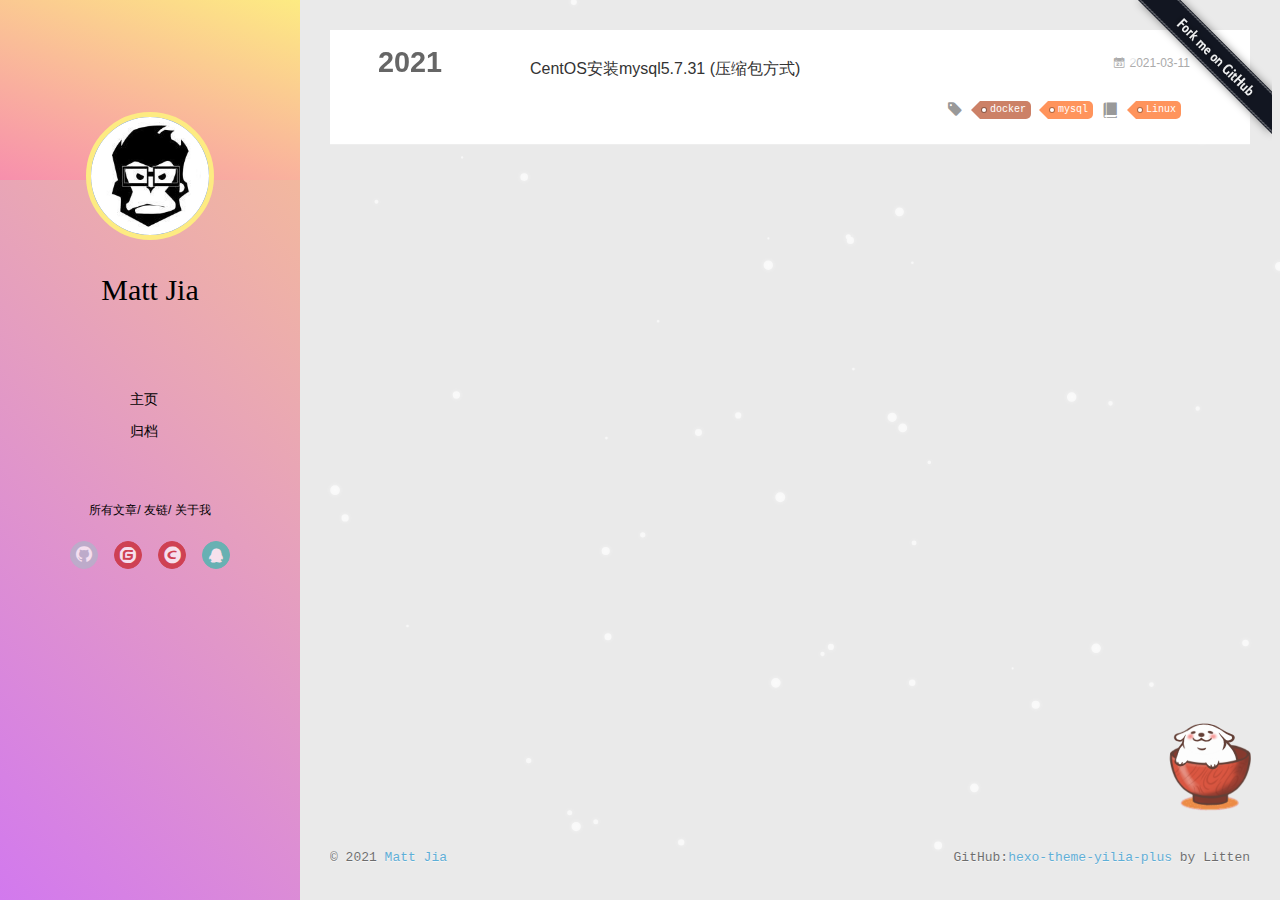
<file: archives/2021/index.html>
<!DOCTYPE html>
<html>
<head>
  <meta charset="utf-8">
  
  <meta name="renderer" content="webkit">
  <meta http-equiv="X-UA-Compatible" content="IE=edge" >
  <link rel="dns-prefetch" href="https://www.mattjia.cn">
  <title>Archives: 2021 | </title>
  <meta name="generator" content="hexo-theme-yilia-plus">
  <meta name="viewport" content="width=device-width, initial-scale=1, maximum-scale=1">
  
  <meta property="og:type" content="website">
<meta property="og:title">
<meta property="og:url" content="https://www.mattjia.cn/archives/2021/index.html">
<meta property="og:site_name">
<meta property="og:locale" content="zh_CN">
<meta property="article:author" content="Matt Jia">
<meta property="article:tag" content="JAVA,程序员,Spring,开发,博客">
<meta name="twitter:card" content="summary">
  
    <link rel="alternative" href="/atom.xml" title="" type="application/atom+xml">
  
  
    <link rel="icon" href="/img/favicon.ico">
  
  
  <link rel="stylesheet" type="text/css" href="/./main.a5fda8.css">
  <style type="text/css">
    
    #container.show {
      background: linear-gradient(to left top,#a0cfe4,#e8c37e);
    }
  </style>
  

  
<script>
var _hmt = _hmt || [];
(function() {
	var hm = document.createElement("script");
	hm.src = "https://hm.baidu.com/hm.js?067b104f2dec0d31a9424757e2a5aacc";
	var s = document.getElementsByTagName("script")[0]; 
	s.parentNode.insertBefore(hm, s);
})();
</script>


  
    
 	  <script src="/lib/clickLove.js"></script>
  
  

<script>
  (function () {
    var bp = document.createElement('script');
    var curProtocol = window.location.protocol.split(':')[0];
    if (curProtocol === 'https') {
      bp.src = 'https://zz.bdstatic.com/linksubmit/push.js';
    } else {
      bp.src = 'http://push.zhanzhang.baidu.com/push.js';
    }
    var s = document.getElementsByTagName("script")[0];
    s.parentNode.insertBefore(bp, s);
  })();

</script>



  

</head>

<body>
  <div id="container" q-class="show:isCtnShow">
    <canvas id="anm-canvas" class="anm-canvas"></canvas>
    <div class="left-col" q-class="show:isShow">
      


<div class="overlay" style="background: linear-gradient(200deg,#FDEB82,#F78FAD);"></div>
<div class="intrude-less">
	<header id="header" class="inner">
		<a href="/" class="profilepic">
			<img src="/img/head.jpg" class="js-avatar">
		</a>
		<hgroup>
			<h1 class="header-author"><a href="/">Matt Jia</a></h1>
		</hgroup>
		

		<nav class="header-menu">
			<ul>
			
				<li><a href="/" >主页</a></li>
			
				<li><a href="/archives" >归档</a></li>
			
			</ul>
		</nav>
		<nav class="header-smart-menu">
			
				
					<a q-on="click: openSlider(e, 'innerArchive')" href="javascript:void(0)">所有文章</a>
				
			
				
					<a q-on="click: openSlider(e, 'friends')" href="javascript:void(0)">友链</a>
				
			
				
					<a q-on="click: openSlider(e, 'aboutme')" href="javascript:void(0)">关于我</a>
				
			
		</nav>
		<nav class="header-nav">
			<div class="social">
				
					
						<a class="github" target="_blank" rel="noopener" href="https://github.com/HumorousPhilosopher" 
												title="GitHub" ><i class="icon-github"></i></a>
					
				
					
						<a class="gitee" target="_blank" rel="noopener" href="https://gitee.com/mattjia" 
												title="码云" ><i class="icon-gitee"></i></a>
					
				
					
						<a class="csdn" target="_blank" rel="noopener" href="https://blog.csdn.net/qq_37470552" 
												title="CSDN" ><i class="icon-csdn"></i></a>
					
				
					
						<a class="qq" href="tencent://message/?uin=812262134&Site=&Menu=yes" 
												title="QQ" ><i class="icon-qq"></i></a>
					
				
			</div>
		
		</nav>
	</header>		
</div>

    </div>
    <div class="mid-col" q-class="show:isShow,hide:isShow|isFalse">
      
      
      <a class="forkMe" style="position:absolute;z-index:999;top:0;right:0.5em;" 
        href="https://github.com/HumorousPhilosopher" target="_blank">
        <img src="/img/forkme.png"
          class="attachment-full size-full" alt="Fork me on GitHub" data-recalc-dims="1"></a>
      
      
<nav id="mobile-nav">
  	<div class="overlay js-overlay" style="background: linear-gradient(200deg,#FDEB82,#F78FAD)"></div>
	<div class="btnctn js-mobile-btnctn">
  		<div class="slider-trigger list" q-on="click: openSlider(e)"><i class="icon icon-sort"></i></div>
	</div>
	<div class="intrude-less">
		<header id="header" class="inner">
			<div class="profilepic">
				<a href="/">
					<img src="/img/head.jpg" class="js-avatar">
				</a>
			</div>
			<hgroup>
			  <h1 class="header-author js-header-author">Matt Jia</h1>
			</hgroup>
			
			
			
				
			
				
			
			
			
			<nav class="header-nav">
				<div class="social">
					
						
						<a class="github" target="_blank" 
							href="https://github.com/HumorousPhilosopher" title="GitHub"><i class="icon-github"></i></a>
						
					
						
						<a class="gitee" target="_blank" 
							href="https://gitee.com/mattjia" title="码云"><i class="icon-gitee"></i></a>
						
					
						
						<a class="csdn" target="_blank" 
							href="https://blog.csdn.net/qq_37470552" title="CSDN"><i class="icon-csdn"></i></a>
						
					
						
						<a class="qq" target="_blank" 
							href="tencent://message/?uin=812262134&Site=&Menu=yes" title="QQ"><i class="icon-qq"></i></a>
						
					
				</div>
			</nav>

			<nav class="header-menu js-header-menu">
				<ul style="width: 50%">
				
				
					<li style="width: 50%"><a href="/">主页</a></li>
		        
					<li style="width: 50%"><a href="/archives">归档</a></li>
		        
				</ul>
			</nav>
		</header>				
	</div>
	<div class="mobile-mask" style="display:none" q-show="isShow"></div>
</nav>

      <div id="wrapper" class="body-wrap">
        <div class="menu-l">
          <div class="canvas-wrap">
            <canvas data-colors="#eaeaea" data-sectionHeight="100" data-contentId="js-content" id="myCanvas1"
              class="anm-canvas"></canvas>
          </div>
          <div id="js-content" class="content-ll">
            
  
  
    
    
      
      
      <section class="archives-wrap">
        <div class="archive-year-wrap">
          <a href="/archives/2021" class="archive-year">2021</a>
        </div>
        <div class="archives">
    
    <article class="archive-article archive-type-post">
  <div class="archive-article-inner">
    <header class="archive-article-header">
      	<div class="article-meta">
	      	
<a href="/2021/03/11/CentOS%E5%AE%89%E8%A3%85mysql5-7-31-%E5%8E%8B%E7%BC%A9%E5%8C%85%E6%96%B9%E5%BC%8F/" class="archive-article-date">
        <time datetime="2021-03-11T13:04:00.000Z" itemprop="datePublished"><i class="icon-calendar icon"></i>2021-03-11</time>
</a>

        </div>
    	 
  
    <h1 itemprop="name">
	
	  <a class="archive-article-title" href="/2021/03/11/CentOS%E5%AE%89%E8%A3%85mysql5-7-31-%E5%8E%8B%E7%BC%A9%E5%8C%85%E6%96%B9%E5%BC%8F/">CentOS安装mysql5.7.31 (压缩包方式)</a>
	
    </h1>
  


        <div class="article-info info-on-right">
          
	<div class="article-tag tagcloud">
		<i class="icon-price-tags icon"></i>
		<ul class="article-tag-list">
			 
        		<li class="article-tag-list-item">
        			<a href="javascript:void(0)" class="js-tag article-tag-list-link color2">docker</a>
        		</li>
      		 
        		<li class="article-tag-list-item">
        			<a href="javascript:void(0)" class="js-tag article-tag-list-link color1">mysql</a>
        		</li>
      		
		</ul>
	</div>

          
	<div class="article-category tagcloud">
		<i class="icon-book icon"></i>
		<ul class="article-tag-list">
			 
        		<li class="article-tag-list-item">
        			<a href="/categories/Linux//" class="article-tag-list-link color1">Linux</a>
        		</li>
      		
		</ul>
	</div>


        </div>
        <div class="clearfix"></div>
    </header>
  </div>
</article>
  
  
    </div></section>
  

    


          </div>
        </div>
      </div>
      <footer id="footer">
  <div class="outer">
    <div id="footer-info">
    	<div class="footer-left">
    		&copy; 2021 <a href="https://www.mattjia.cn/" target="_blank">Matt Jia</a>
    	</div>
        <div class="footer-right">
			
			
      		GitHub:<a href="https://github.com/JoeyBling/hexo-theme-yilia-plus" target="_blank">hexo-theme-yilia-plus</a> by Litten
      	</div>
    </div>
  </div>
  
  
  
</footer>

    </div>
    <script>
	var yiliaConfig = {
		mathjax: false,
		isHome: false,
		isPost: false,
		isArchive: true,
		isTag: false,
		isCategory: false,
		open_in_new: false,
		toc_hide_index: true,
		root: "/",
		innerArchive: true,
		showTags: false
	}
</script>

<script>!function(r){function e(t){if(i[t])return i[t].exports;var n=i[t]={exports:{},id:t,loaded:!1};return r[t].call(n.exports,n,n.exports,e),n.loaded=!0,n.exports}var i={};e.m=r,e.c=i,e.p="./",e(0)}([function(t,n,r){r(208),t.exports=r(205)},function(t,n,r){var d=r(3),y=r(46),g=r(26),b=r(27),x=r(47),m="prototype",S=function(t,n,r){var e,i,o,u,c=t&S.F,f=t&S.G,a=t&S.S,s=t&S.P,l=t&S.B,h=f?d:a?d[n]||(d[n]={}):(d[n]||{})[m],v=f?y:y[n]||(y[n]={}),p=v[m]||(v[m]={});for(e in f&&(r=n),r)o=((i=!c&&h&&void 0!==h[e])?h:r)[e],u=l&&i?x(o,d):s&&"function"==typeof o?x(Function.call,o):o,h&&b(h,e,o,t&S.U),v[e]!=o&&g(v,e,u),s&&p[e]!=o&&(p[e]=o)};d.core=y,S.F=1,S.G=2,S.S=4,S.P=8,S.B=16,S.W=32,S.U=64,S.R=128,t.exports=S},function(t,n,r){var e=r(5);t.exports=function(t){if(!e(t))throw TypeError(t+" is not an object!");return t}},function(t,n){var r=t.exports="undefined"!=typeof window&&window.Math==Math?window:"undefined"!=typeof self&&self.Math==Math?self:Function("return this")();"number"==typeof __g&&(__g=r)},function(t,n){t.exports=function(t){try{return!!t()}catch(t){return!0}}},function(t,n){t.exports=function(t){return"object"==typeof t?null!==t:"function"==typeof t}},function(t,n){var r=t.exports="undefined"!=typeof window&&window.Math==Math?window:"undefined"!=typeof self&&self.Math==Math?self:Function("return this")();"number"==typeof __g&&(__g=r)},function(t,n,r){var e=r(118)("wks"),i=r(79),o=r(3).Symbol,u="function"==typeof o;(t.exports=function(t){return e[t]||(e[t]=u&&o[t]||(u?o:i)("Symbol."+t))}).store=e},function(t,n,r){var e=r(49),i=Math.min;t.exports=function(t){return 0<t?i(e(t),9007199254740991):0}},function(t,n){var r={}.hasOwnProperty;t.exports=function(t,n){return r.call(t,n)}},function(t,n,r){t.exports=!r(4)(function(){return 7!=Object.defineProperty({},"a",{get:function(){return 7}}).a})},function(t,n,r){var e=r(2),i=r(174),o=r(53),u=Object.defineProperty;n.f=r(10)?Object.defineProperty:function(t,n,r){if(e(t),n=o(n,!0),e(r),i)try{return u(t,n,r)}catch(t){}if("get"in r||"set"in r)throw TypeError("Accessors not supported!");return"value"in r&&(t[n]=r.value),t}},function(t,n,r){t.exports=!r(20)(function(){return 7!=Object.defineProperty({},"a",{get:function(){return 7}}).a})},function(t,n,r){var e=r(14),i=r(24);t.exports=r(12)?function(t,n,r){return e.f(t,n,i(1,r))}:function(t,n,r){return t[n]=r,t}},function(t,n,r){var e=r(22),i=r(60),o=r(42),u=Object.defineProperty;n.f=r(12)?Object.defineProperty:function(t,n,r){if(e(t),n=o(n,!0),e(r),i)try{return u(t,n,r)}catch(t){}if("get"in r||"set"in r)throw TypeError("Accessors not supported!");return"value"in r&&(t[n]=r.value),t}},function(t,n,r){var e=r(96),i=r(34);t.exports=function(t){return e(i(t))}},function(t,n,r){var e=r(40)("wks"),i=r(25),o=r(6).Symbol,u="function"==typeof o;(t.exports=function(t){return e[t]||(e[t]=u&&o[t]||(u?o:i)("Symbol."+t))}).store=e},function(t,n,r){var e=r(51);t.exports=function(t){return Object(e(t))}},function(t,n){t.exports=function(t){return"object"==typeof t?null!==t:"function"==typeof t}},function(t,n){var r=t.exports={version:"2.6.9"};"number"==typeof __e&&(__e=r)},function(t,n){t.exports=function(t){try{return!!t()}catch(t){return!0}}},function(t,n){t.exports=function(t){if("function"!=typeof t)throw TypeError(t+" is not a function!");return t}},function(t,n,r){var e=r(18);t.exports=function(t){if(!e(t))throw TypeError(t+" is not an object!");return t}},function(t,n){t.exports=!0},function(t,n){t.exports=function(t,n){return{enumerable:!(1&t),configurable:!(2&t),writable:!(4&t),value:n}}},function(t,n){var r=0,e=Math.random();t.exports=function(t){return"Symbol(".concat(void 0===t?"":t,")_",(++r+e).toString(36))}},function(t,n,r){var e=r(11),i=r(75);t.exports=r(10)?function(t,n,r){return e.f(t,n,i(1,r))}:function(t,n,r){return t[n]=r,t}},function(t,n,r){var o=r(3),u=r(26),c=r(30),f=r(79)("src"),e=r(219),i="toString",a=(""+e).split(i);r(46).inspectSource=function(t){return e.call(t)},(t.exports=function(t,n,r,e){var i="function"==typeof r;i&&(c(r,"name")||u(r,"name",n)),t[n]!==r&&(i&&(c(r,f)||u(r,f,t[n]?""+t[n]:a.join(String(n)))),t===o?t[n]=r:e?t[n]?t[n]=r:u(t,n,r):(delete t[n],u(t,n,r)))})(Function.prototype,i,function(){return"function"==typeof this&&this[f]||e.call(this)})},function(t,n,r){var e=r(1),i=r(4),u=r(51),c=/"/g,o=function(t,n,r,e){var i=String(u(t)),o="<"+n;return""!==r&&(o+=" "+r+'="'+String(e).replace(c,"&quot;")+'"'),o+">"+i+"</"+n+">"};t.exports=function(n,t){var r={};r[n]=t(o),e(e.P+e.F*i(function(){var t=""[n]('"');return t!==t.toLowerCase()||3<t.split('"').length}),"String",r)}},function(t,n,r){var e=r(65),i=r(35);t.exports=Object.keys||function(t){return e(t,i)}},function(t,n){var r={}.hasOwnProperty;t.exports=function(t,n){return r.call(t,n)}},function(t,n,r){var e=r(117),i=r(75),o=r(33),u=r(53),c=r(30),f=r(174),a=Object.getOwnPropertyDescriptor;n.f=r(10)?a:function(t,n){if(t=o(t),n=u(n,!0),f)try{return a(t,n)}catch(t){}if(c(t,n))return i(!e.f.call(t,n),t[n])}},function(t,n,r){var e=r(30),i=r(17),o=r(154)("IE_PROTO"),u=Object.prototype;t.exports=Object.getPrototypeOf||function(t){return t=i(t),e(t,o)?t[o]:"function"==typeof t.constructor&&t instanceof t.constructor?t.constructor.prototype:t instanceof Object?u:null}},function(t,n,r){var e=r(116),i=r(51);t.exports=function(t){return e(i(t))}},function(t,n){t.exports=function(t){if(null==t)throw TypeError("Can't call method on  "+t);return t}},function(t,n){t.exports="constructor,hasOwnProperty,isPrototypeOf,propertyIsEnumerable,toLocaleString,toString,valueOf".split(",")},function(t,n){t.exports={}},function(t,n){n.f={}.propertyIsEnumerable},function(t,n,r){var e=r(14).f,i=r(9),o=r(16)("toStringTag");t.exports=function(t,n,r){t&&!i(t=r?t:t.prototype,o)&&e(t,o,{configurable:!0,value:n})}},function(t,n,r){var e=r(40)("keys"),i=r(25);t.exports=function(t){return e[t]||(e[t]=i(t))}},function(t,n,r){var e=r(19),i=r(6),o="__core-js_shared__",u=i[o]||(i[o]={});(t.exports=function(t,n){return u[t]||(u[t]=void 0!==n?n:{})})("versions",[]).push({version:e.version,mode:r(23)?"pure":"global",copyright:"© 2019 Denis Pushkarev (zloirock.ru)"})},function(t,n){var r=Math.ceil,e=Math.floor;t.exports=function(t){return isNaN(t=+t)?0:(0<t?e:r)(t)}},function(t,n,r){var i=r(18);t.exports=function(t,n){if(!i(t))return t;var r,e;if(n&&"function"==typeof(r=t.toString)&&!i(e=r.call(t)))return e;if("function"==typeof(r=t.valueOf)&&!i(e=r.call(t)))return e;if(!n&&"function"==typeof(r=t.toString)&&!i(e=r.call(t)))return e;throw TypeError("Can't convert object to primitive value")}},function(t,n,r){var e=r(6),i=r(19),o=r(23),u=r(44),c=r(14).f;t.exports=function(t){var n=i.Symbol||(i.Symbol=o?{}:e.Symbol||{});"_"==t.charAt(0)||t in n||c(n,t,{value:u.f(t)})}},function(t,n,r){n.f=r(16)},function(t,n){var r={}.toString;t.exports=function(t){return r.call(t).slice(8,-1)}},function(t,n){var r=t.exports={version:"2.6.9"};"number"==typeof __e&&(__e=r)},function(t,n,r){var o=r(21);t.exports=function(e,i,t){if(o(e),void 0===i)return e;switch(t){case 1:return function(t){return e.call(i,t)};case 2:return function(t,n){return e.call(i,t,n)};case 3:return function(t,n,r){return e.call(i,t,n,r)}}return function(){return e.apply(i,arguments)}}},function(t,n,r){"use strict";var e=r(4);t.exports=function(t,n){return!!t&&e(function(){n?t.call(null,function(){},1):t.call(null)})}},function(t,n){var r=Math.ceil,e=Math.floor;t.exports=function(t){return isNaN(t=+t)?0:(0<t?e:r)(t)}},function(t,n,r){var x=r(47),m=r(116),S=r(17),w=r(8),e=r(138);t.exports=function(l,t){var h=1==l,v=2==l,p=3==l,d=4==l,y=6==l,g=5==l||y,b=t||e;return function(t,n,r){for(var e,i,o=S(t),u=m(o),c=x(n,r,3),f=w(u.length),a=0,s=h?b(t,f):v?b(t,0):void 0;a<f;a++)if((g||a in u)&&(i=c(e=u[a],a,o),l))if(h)s[a]=i;else if(i)switch(l){case 3:return!0;case 5:return e;case 6:return a;case 2:s.push(e)}else if(d)return!1;return y?-1:p||d?d:s}}},function(t,n){t.exports=function(t){if(null==t)throw TypeError("Can't call method on  "+t);return t}},function(t,n,r){var i=r(1),o=r(46),u=r(4);t.exports=function(t,n){var r=(o.Object||{})[t]||Object[t],e={};e[t]=n(r),i(i.S+i.F*u(function(){r(1)}),"Object",e)}},function(t,n,r){var i=r(5);t.exports=function(t,n){if(!i(t))return t;var r,e;if(n&&"function"==typeof(r=t.toString)&&!i(e=r.call(t)))return e;if("function"==typeof(r=t.valueOf)&&!i(e=r.call(t)))return e;if(!n&&"function"==typeof(r=t.toString)&&!i(e=r.call(t)))return e;throw TypeError("Can't convert object to primitive value")}},function(t,n,r){var d=r(6),y=r(19),g=r(93),b=r(13),x=r(9),m="prototype",S=function(t,n,r){var e,i,o,u=t&S.F,c=t&S.G,f=t&S.S,a=t&S.P,s=t&S.B,l=t&S.W,h=c?y:y[n]||(y[n]={}),v=h[m],p=c?d:f?d[n]:(d[n]||{})[m];for(e in c&&(r=n),r)(i=!u&&p&&void 0!==p[e])&&x(h,e)||(o=i?p[e]:r[e],h[e]=c&&"function"!=typeof p[e]?r[e]:s&&i?g(o,d):l&&p[e]==o?function(e){var t=function(t,n,r){if(this instanceof e){switch(arguments.length){case 0:return new e;case 1:return new e(t);case 2:return new e(t,n)}return new e(t,n,r)}return e.apply(this,arguments)};return t[m]=e[m],t}(o):a&&"function"==typeof o?g(Function.call,o):o,a&&((h.virtual||(h.virtual={}))[e]=o,t&S.R&&v&&!v[e]&&b(v,e,o)))};S.F=1,S.G=2,S.S=4,S.P=8,S.B=16,S.W=32,S.U=64,S.R=128,t.exports=S},function(t,n,r){var e=r(34);t.exports=function(t){return Object(e(t))}},function(t,n,r){var o=r(196),e=r(1),i=r(118)("metadata"),u=i.store||(i.store=new(r(200))),c=function(t,n,r){var e=u.get(t);if(!e){if(!r)return;u.set(t,e=new o)}var i=e.get(n);if(!i){if(!r)return;e.set(n,i=new o)}return i};t.exports={store:u,map:c,has:function(t,n,r){var e=c(n,r,!1);return void 0!==e&&e.has(t)},get:function(t,n,r){var e=c(n,r,!1);return void 0===e?void 0:e.get(t)},set:function(t,n,r,e){c(r,e,!0).set(t,n)},keys:function(t,n){var r=c(t,n,!1),e=[];return r&&r.forEach(function(t,n){e.push(n)}),e},key:function(t){return void 0===t||"symbol"==typeof t?t:String(t)},exp:function(t){e(e.S,"Reflect",t)}}},function(t,n,r){"use strict";if(r(10)){var g=r(68),b=r(3),x=r(4),m=r(1),S=r(132),e=r(159),h=r(47),w=r(70),i=r(75),_=r(26),o=r(76),u=r(49),O=r(8),E=r(194),c=r(78),f=r(53),a=r(30),M=r(81),P=r(5),v=r(17),p=r(145),j=r(72),F=r(32),A=r(73).f,d=r(161),s=r(79),l=r(7),y=r(50),I=r(120),L=r(119),N=r(162),T=r(82),k=r(125),R=r(77),C=r(137),D=r(166),G=r(11),W=r(31),U=G.f,V=W.f,B=b.RangeError,q=b.TypeError,z=b.Uint8Array,K="ArrayBuffer",H="Shared"+K,J="BYTES_PER_ELEMENT",$="prototype",Y=Array[$],X=e.ArrayBuffer,Q=e.DataView,Z=y(0),tt=y(2),nt=y(3),rt=y(4),et=y(5),it=y(6),ot=I(!0),ut=I(!1),ct=N.values,ft=N.keys,at=N.entries,st=Y.lastIndexOf,lt=Y.reduce,ht=Y.reduceRight,vt=Y.join,pt=Y.sort,dt=Y.slice,yt=Y.toString,gt=Y.toLocaleString,bt=l("iterator"),xt=l("toStringTag"),mt=s("typed_constructor"),St=s("def_constructor"),wt=S.CONSTR,_t=S.TYPED,Ot=S.VIEW,Et="Wrong length!",Mt=y(1,function(t,n){return It(L(t,t[St]),n)}),Pt=x(function(){return 1===new z(new Uint16Array([1]).buffer)[0]}),jt=!!z&&!!z[$].set&&x(function(){new z(1).set({})}),Ft=function(t,n){var r=u(t);if(r<0||r%n)throw B("Wrong offset!");return r},At=function(t){if(P(t)&&_t in t)return t;throw q(t+" is not a typed array!")},It=function(t,n){if(!(P(t)&&mt in t))throw q("It is not a typed array constructor!");return new t(n)},Lt=function(t,n){return Nt(L(t,t[St]),n)},Nt=function(t,n){for(var r=0,e=n.length,i=It(t,e);r<e;)i[r]=n[r++];return i},Tt=function(t,n,r){U(t,n,{get:function(){return this._d[r]}})},kt=function(t){var n,r,e,i,o,u,c=v(t),f=arguments.length,a=1<f?arguments[1]:void 0,s=void 0!==a,l=d(c);if(null!=l&&!p(l)){for(u=l.call(c),e=[],n=0;!(o=u.next()).done;n++)e.push(o.value);c=e}for(s&&2<f&&(a=h(a,arguments[2],2)),n=0,r=O(c.length),i=It(this,r);n<r;n++)i[n]=s?a(c[n],n):c[n];return i},Rt=function(){for(var t=0,n=arguments.length,r=It(this,n);t<n;)r[t]=arguments[t++];return r},Ct=!!z&&x(function(){gt.call(new z(1))}),Dt=function(){return gt.apply(Ct?dt.call(At(this)):At(this),arguments)},Gt={copyWithin:function(t,n){return D.call(At(this),t,n,2<arguments.length?arguments[2]:void 0)},every:function(t){return rt(At(this),t,1<arguments.length?arguments[1]:void 0)},fill:function(t){return C.apply(At(this),arguments)},filter:function(t){return Lt(this,tt(At(this),t,1<arguments.length?arguments[1]:void 0))},find:function(t){return et(At(this),t,1<arguments.length?arguments[1]:void 0)},findIndex:function(t){return it(At(this),t,1<arguments.length?arguments[1]:void 0)},forEach:function(t){Z(At(this),t,1<arguments.length?arguments[1]:void 0)},indexOf:function(t){return ut(At(this),t,1<arguments.length?arguments[1]:void 0)},includes:function(t){return ot(At(this),t,1<arguments.length?arguments[1]:void 0)},join:function(t){return vt.apply(At(this),arguments)},lastIndexOf:function(t){return st.apply(At(this),arguments)},map:function(t){return Mt(At(this),t,1<arguments.length?arguments[1]:void 0)},reduce:function(t){return lt.apply(At(this),arguments)},reduceRight:function(t){return ht.apply(At(this),arguments)},reverse:function(){for(var t,n=this,r=At(n).length,e=Math.floor(r/2),i=0;i<e;)t=n[i],n[i++]=n[--r],n[r]=t;return n},some:function(t){return nt(At(this),t,1<arguments.length?arguments[1]:void 0)},sort:function(t){return pt.call(At(this),t)},subarray:function(t,n){var r=At(this),e=r.length,i=c(t,e);return new(L(r,r[St]))(r.buffer,r.byteOffset+i*r.BYTES_PER_ELEMENT,O((void 0===n?e:c(n,e))-i))}},Wt=function(t,n){return Lt(this,dt.call(At(this),t,n))},Ut=function(t){At(this);var n=Ft(arguments[1],1),r=this.length,e=v(t),i=O(e.length),o=0;if(r<i+n)throw B(Et);for(;o<i;)this[n+o]=e[o++]},Vt={entries:function(){return at.call(At(this))},keys:function(){return ft.call(At(this))},values:function(){return ct.call(At(this))}},Bt=function(t,n){return P(t)&&t[_t]&&"symbol"!=typeof n&&n in t&&String(+n)==String(n)},qt=function(t,n){return Bt(t,n=f(n,!0))?i(2,t[n]):V(t,n)},zt=function(t,n,r){return!(Bt(t,n=f(n,!0))&&P(r)&&a(r,"value"))||a(r,"get")||a(r,"set")||r.configurable||a(r,"writable")&&!r.writable||a(r,"enumerable")&&!r.enumerable?U(t,n,r):(t[n]=r.value,t)};wt||(W.f=qt,G.f=zt),m(m.S+m.F*!wt,"Object",{getOwnPropertyDescriptor:qt,defineProperty:zt}),x(function(){yt.call({})})&&(yt=gt=function(){return vt.call(this)});var Kt=o({},Gt);o(Kt,Vt),_(Kt,bt,Vt.values),o(Kt,{slice:Wt,set:Ut,constructor:function(){},toString:yt,toLocaleString:Dt}),Tt(Kt,"buffer","b"),Tt(Kt,"byteOffset","o"),Tt(Kt,"byteLength","l"),Tt(Kt,"length","e"),U(Kt,xt,{get:function(){return this[_t]}}),t.exports=function(t,l,n,o){var h=t+((o=!!o)?"Clamped":"")+"Array",r="get"+t,u="set"+t,v=b[h],c=v||{},e=v&&F(v),i=!v||!S.ABV,f={},a=v&&v[$],p=function(t,i){U(t,i,{get:function(){return t=i,(n=this._d).v[r](t*l+n.o,Pt);var t,n},set:function(t){return n=i,r=t,e=this._d,o&&(r=(r=Math.round(r))<0?0:255<r?255:255&r),void e.v[u](n*l+e.o,r,Pt);var n,r,e},enumerable:!0})};i?(v=n(function(t,n,r,e){w(t,v,h,"_d");var i,o,u,c,f=0,a=0;if(P(n)){if(!(n instanceof X||(c=M(n))==K||c==H))return _t in n?Nt(v,n):kt.call(v,n);i=n,a=Ft(r,l);var s=n.byteLength;if(void 0===e){if(s%l)throw B(Et);if((o=s-a)<0)throw B(Et)}else if(s<(o=O(e)*l)+a)throw B(Et);u=o/l}else u=E(n),i=new X(o=u*l);for(_(t,"_d",{b:i,o:a,l:o,e:u,v:new Q(i)});f<u;)p(t,f++)}),a=v[$]=j(Kt),_(a,"constructor",v)):x(function(){v(1)})&&x(function(){new v(-1)})&&k(function(t){new v,new v(null),new v(1.5),new v(t)},!0)||(v=n(function(t,n,r,e){var i;return w(t,v,h),P(n)?n instanceof X||(i=M(n))==K||i==H?void 0!==e?new c(n,Ft(r,l),e):void 0!==r?new c(n,Ft(r,l)):new c(n):_t in n?Nt(v,n):kt.call(v,n):new c(E(n))}),Z(e!==Function.prototype?A(c).concat(A(e)):A(c),function(t){t in v||_(v,t,c[t])}),v[$]=a,g||(a.constructor=v));var s=a[bt],d=!!s&&("values"==s.name||null==s.name),y=Vt.values;_(v,mt,!0),_(a,_t,h),_(a,Ot,!0),_(a,St,v),(o?new v(1)[xt]==h:xt in a)||U(a,xt,{get:function(){return h}}),f[h]=v,m(m.G+m.W+m.F*(v!=c),f),m(m.S,h,{BYTES_PER_ELEMENT:l}),m(m.S+m.F*x(function(){c.of.call(v,1)}),h,{from:kt,of:Rt}),J in a||_(a,J,l),m(m.P,h,Gt),R(h),m(m.P+m.F*jt,h,{set:Ut}),m(m.P+m.F*!d,h,Vt),g||a.toString==yt||(a.toString=yt),m(m.P+m.F*x(function(){new v(1).slice()}),h,{slice:Wt}),m(m.P+m.F*(x(function(){return[1,2].toLocaleString()!=new v([1,2]).toLocaleString()})||!x(function(){a.toLocaleString.call([1,2])})),h,{toLocaleString:Dt}),T[h]=d?s:y,g||d||_(a,bt,y)}}else t.exports=function(){}},function(t,n){var r={}.toString;t.exports=function(t){return r.call(t).slice(8,-1)}},function(t,n,r){var e=r(18),i=r(6).document,o=e(i)&&e(i.createElement);t.exports=function(t){return o?i.createElement(t):{}}},function(t,n,r){t.exports=!r(12)&&!r(20)(function(){return 7!=Object.defineProperty(r(59)("div"),"a",{get:function(){return 7}}).a})},function(t,n,r){"use strict";var x=r(23),m=r(54),S=r(66),w=r(13),_=r(36),O=r(98),E=r(38),M=r(104),P=r(16)("iterator"),j=!([].keys&&"next"in[].keys()),F="values",A=function(){return this};t.exports=function(t,n,r,e,i,o,u){O(r,n,e);var c,f,a,s=function(t){if(!j&&t in p)return p[t];switch(t){case"keys":case F:return function(){return new r(this,t)}}return function(){return new r(this,t)}},l=n+" Iterator",h=i==F,v=!1,p=t.prototype,d=p[P]||p["@@iterator"]||i&&p[i],y=d||s(i),g=i?h?s("entries"):y:void 0,b="Array"==n&&p.entries||d;if(b&&((a=M(b.call(new t)))!==Object.prototype&&a.next&&(E(a,l,!0),x||"function"==typeof a[P]||w(a,P,A))),h&&d&&d.name!==F&&(v=!0,y=function(){return d.call(this)}),x&&!u||!j&&!v&&p[P]||w(p,P,y),_[n]=y,_[l]=A,i)if(c={values:h?y:s(F),keys:o?y:s("keys"),entries:g},u)for(f in c)f in p||S(p,f,c[f]);else m(m.P+m.F*(j||v),n,c);return c}},function(t,n,e){var i=e(22),o=e(101),u=e(35),c=e(39)("IE_PROTO"),f=function(){},a="prototype",s=function(){var t,n=e(59)("iframe"),r=u.length;for(n.style.display="none",e(95).appendChild(n),n.src="javascript:",(t=n.contentWindow.document).open(),t.write("<script>document.F=Object<\/script>"),t.close(),s=t.F;r--;)delete s[a][u[r]];return s()};t.exports=Object.create||function(t,n){var r;return null!==t?(f[a]=i(t),r=new f,f[a]=null,r[c]=t):r=s(),void 0===n?r:o(r,n)}},function(t,n,r){var e=r(65),i=r(35).concat("length","prototype");n.f=Object.getOwnPropertyNames||function(t){return e(t,i)}},function(t,n){n.f=Object.getOwnPropertySymbols},function(t,n,r){var u=r(9),c=r(15),f=r(92)(!1),a=r(39)("IE_PROTO");t.exports=function(t,n){var r,e=c(t),i=0,o=[];for(r in e)r!=a&&u(e,r)&&o.push(r);for(;n.length>i;)u(e,r=n[i++])&&(~f(o,r)||o.push(r));return o}},function(t,n,r){t.exports=r(13)},function(t,n,r){var e=r(7)("unscopables"),i=Array.prototype;null==i[e]&&r(26)(i,e,{}),t.exports=function(t){i[e][t]=!0}},function(t,n){t.exports=!1},function(t,n,r){var e=r(79)("meta"),i=r(5),o=r(30),u=r(11).f,c=0,f=Object.isExtensible||function(){return!0},a=!r(4)(function(){return f(Object.preventExtensions({}))}),s=function(t){u(t,e,{value:{i:"O"+ ++c,w:{}}})},l=t.exports={KEY:e,NEED:!1,fastKey:function(t,n){if(!i(t))return"symbol"==typeof t?t:("string"==typeof t?"S":"P")+t;if(!o(t,e)){if(!f(t))return"F";if(!n)return"E";s(t)}return t[e].i},getWeak:function(t,n){if(!o(t,e)){if(!f(t))return!0;if(!n)return!1;s(t)}return t[e].w},onFreeze:function(t){return a&&l.NEED&&f(t)&&!o(t,e)&&s(t),t}}},function(t,n){t.exports=function(t,n,r,e){if(!(t instanceof n)||void 0!==e&&e in t)throw TypeError(r+": incorrect invocation!");return t}},function(t,n,r){var h=r(47),v=r(177),p=r(145),d=r(2),y=r(8),g=r(161),b={},x={};(n=t.exports=function(t,n,r,e,i){var o,u,c,f,a=i?function(){return t}:g(t),s=h(r,e,n?2:1),l=0;if("function"!=typeof a)throw TypeError(t+" is not iterable!");if(p(a)){for(o=y(t.length);l<o;l++)if((f=n?s(d(u=t[l])[0],u[1]):s(t[l]))===b||f===x)return f}else for(c=a.call(t);!(u=c.next()).done;)if((f=v(c,s,u.value,n))===b||f===x)return f}).BREAK=b,n.RETURN=x},function(t,n,e){var i=e(2),o=e(183),u=e(141),c=e(154)("IE_PROTO"),f=function(){},a="prototype",s=function(){var t,n=e(140)("iframe"),r=u.length;for(n.style.display="none",e(143).appendChild(n),n.src="javascript:",(t=n.contentWindow.document).open(),t.write("<script>document.F=Object<\/script>"),t.close(),s=t.F;r--;)delete s[a][u[r]];return s()};t.exports=Object.create||function(t,n){var r;return null!==t?(f[a]=i(t),r=new f,f[a]=null,r[c]=t):r=s(),void 0===n?r:o(r,n)}},function(t,n,r){var e=r(185),i=r(141).concat("length","prototype");n.f=Object.getOwnPropertyNames||function(t){return e(t,i)}},function(t,n,r){var e=r(185),i=r(141);t.exports=Object.keys||function(t){return e(t,i)}},function(t,n){t.exports=function(t,n){return{enumerable:!(1&t),configurable:!(2&t),writable:!(4&t),value:n}}},function(t,n,r){var i=r(27);t.exports=function(t,n,r){for(var e in n)i(t,e,n[e],r);return t}},function(t,n,r){"use strict";var e=r(3),i=r(11),o=r(10),u=r(7)("species");t.exports=function(t){var n=e[t];o&&n&&!n[u]&&i.f(n,u,{configurable:!0,get:function(){return this}})}},function(t,n,r){var e=r(49),i=Math.max,o=Math.min;t.exports=function(t,n){return(t=e(t))<0?i(t+n,0):o(t,n)}},function(t,n){var r=0,e=Math.random();t.exports=function(t){return"Symbol(".concat(void 0===t?"":t,")_",(++r+e).toString(36))}},function(t,n,r){var e=r(5);t.exports=function(t,n){if(!e(t)||t._t!==n)throw TypeError("Incompatible receiver, "+n+" required!");return t}},function(t,n,r){var i=r(45),o=r(7)("toStringTag"),u="Arguments"==i(function(){return arguments}());t.exports=function(t){var n,r,e;return void 0===t?"Undefined":null===t?"Null":"string"==typeof(r=function(t,n){try{return t[n]}catch(t){}}(n=Object(t),o))?r:u?i(n):"Object"==(e=i(n))&&"function"==typeof n.callee?"Arguments":e}},function(t,n){t.exports={}},function(t,n,r){var e=r(11).f,i=r(30),o=r(7)("toStringTag");t.exports=function(t,n,r){t&&!i(t=r?t:t.prototype,o)&&e(t,o,{configurable:!0,value:n})}},function(t,n,r){var u=r(1),e=r(51),c=r(4),f=r(157),i="["+f+"]",o=RegExp("^"+i+i+"*"),a=RegExp(i+i+"*$"),s=function(t,n,r){var e={},i=c(function(){return!!f[t]()||"​"!="​"[t]()}),o=e[t]=i?n(l):f[t];r&&(e[r]=o),u(u.P+u.F*i,"String",e)},l=s.trim=function(t,n){return t=String(e(t)),1&n&&(t=t.replace(o,"")),2&n&&(t=t.replace(a,"")),t};t.exports=s},function(t,n,r){t.exports={default:r(88),__esModule:!0}},function(t,n,r){t.exports={default:r(89),__esModule:!0}},function(t,n,r){"use strict";function e(t){return t&&t.__esModule?t:{default:t}}n.__esModule=!0;var i=e(r(86)),o=e(r(85)),u="function"==typeof o.default&&"symbol"==typeof i.default?function(t){return typeof t}:function(t){return t&&"function"==typeof o.default&&t.constructor===o.default&&t!==o.default.prototype?"symbol":typeof t};n.default="function"==typeof o.default&&"symbol"===u(i.default)?function(t){return void 0===t?"undefined":u(t)}:function(t){return t&&"function"==typeof o.default&&t.constructor===o.default&&t!==o.default.prototype?"symbol":void 0===t?"undefined":u(t)}},function(t,n,r){r(111),r(109),r(112),r(113),t.exports=r(19).Symbol},function(t,n,r){r(110),r(114),t.exports=r(44).f("iterator")},function(t,n){t.exports=function(t){if("function"!=typeof t)throw TypeError(t+" is not a function!");return t}},function(t,n){t.exports=function(){}},function(t,n,r){var f=r(15),a=r(107),s=r(106);t.exports=function(c){return function(t,n,r){var e,i=f(t),o=a(i.length),u=s(r,o);if(c&&n!=n){for(;u<o;)if((e=i[u++])!=e)return!0}else for(;u<o;u++)if((c||u in i)&&i[u]===n)return c||u||0;return!c&&-1}}},function(t,n,r){var o=r(90);t.exports=function(e,i,t){if(o(e),void 0===i)return e;switch(t){case 1:return function(t){return e.call(i,t)};case 2:return function(t,n){return e.call(i,t,n)};case 3:return function(t,n,r){return e.call(i,t,n,r)}}return function(){return e.apply(i,arguments)}}},function(t,n,r){var c=r(29),f=r(64),a=r(37);t.exports=function(t){var n=c(t),r=f.f;if(r)for(var e,i=r(t),o=a.f,u=0;i.length>u;)o.call(t,e=i[u++])&&n.push(e);return n}},function(t,n,r){var e=r(6).document;t.exports=e&&e.documentElement},function(t,n,r){var e=r(58);t.exports=Object("z").propertyIsEnumerable(0)?Object:function(t){return"String"==e(t)?t.split(""):Object(t)}},function(t,n,r){var e=r(58);t.exports=Array.isArray||function(t){return"Array"==e(t)}},function(t,n,r){"use strict";var e=r(62),i=r(24),o=r(38),u={};r(13)(u,r(16)("iterator"),function(){return this}),t.exports=function(t,n,r){t.prototype=e(u,{next:i(1,r)}),o(t,n+" Iterator")}},function(t,n){t.exports=function(t,n){return{value:n,done:!!t}}},function(t,n,r){var e=r(25)("meta"),i=r(18),o=r(9),u=r(14).f,c=0,f=Object.isExtensible||function(){return!0},a=!r(20)(function(){return f(Object.preventExtensions({}))}),s=function(t){u(t,e,{value:{i:"O"+ ++c,w:{}}})},l=t.exports={KEY:e,NEED:!1,fastKey:function(t,n){if(!i(t))return"symbol"==typeof t?t:("string"==typeof t?"S":"P")+t;if(!o(t,e)){if(!f(t))return"F";if(!n)return"E";s(t)}return t[e].i},getWeak:function(t,n){if(!o(t,e)){if(!f(t))return!0;if(!n)return!1;s(t)}return t[e].w},onFreeze:function(t){return a&&l.NEED&&f(t)&&!o(t,e)&&s(t),t}}},function(t,n,r){var u=r(14),c=r(22),f=r(29);t.exports=r(12)?Object.defineProperties:function(t,n){c(t);for(var r,e=f(n),i=e.length,o=0;o<i;)u.f(t,r=e[o++],n[r]);return t}},function(t,n,r){var e=r(37),i=r(24),o=r(15),u=r(42),c=r(9),f=r(60),a=Object.getOwnPropertyDescriptor;n.f=r(12)?a:function(t,n){if(t=o(t),n=u(n,!0),f)try{return a(t,n)}catch(t){}if(c(t,n))return i(!e.f.call(t,n),t[n])}},function(t,n,r){var e=r(15),i=r(63).f,o={}.toString,u="object"==typeof window&&window&&Object.getOwnPropertyNames?Object.getOwnPropertyNames(window):[];t.exports.f=function(t){return u&&"[object Window]"==o.call(t)?function(t){try{return i(t)}catch(t){return u.slice()}}(t):i(e(t))}},function(t,n,r){var e=r(9),i=r(55),o=r(39)("IE_PROTO"),u=Object.prototype;t.exports=Object.getPrototypeOf||function(t){return t=i(t),e(t,o)?t[o]:"function"==typeof t.constructor&&t instanceof t.constructor?t.constructor.prototype:t instanceof Object?u:null}},function(t,n,r){var f=r(41),a=r(34);t.exports=function(c){return function(t,n){var r,e,i=String(a(t)),o=f(n),u=i.length;return o<0||u<=o?c?"":void 0:(r=i.charCodeAt(o))<55296||56319<r||o+1===u||(e=i.charCodeAt(o+1))<56320||57343<e?c?i.charAt(o):r:c?i.slice(o,o+2):e-56320+(r-55296<<10)+65536}}},function(t,n,r){var e=r(41),i=Math.max,o=Math.min;t.exports=function(t,n){return(t=e(t))<0?i(t+n,0):o(t,n)}},function(t,n,r){var e=r(41),i=Math.min;t.exports=function(t){return 0<t?i(e(t),9007199254740991):0}},function(t,n,r){"use strict";var e=r(91),i=r(99),o=r(36),u=r(15);t.exports=r(61)(Array,"Array",function(t,n){this._t=u(t),this._i=0,this._k=n},function(){var t=this._t,n=this._k,r=this._i++;return!t||r>=t.length?(this._t=void 0,i(1)):i(0,"keys"==n?r:"values"==n?t[r]:[r,t[r]])},"values"),o.Arguments=o.Array,e("keys"),e("values"),e("entries")},function(t,n){},function(t,n,r){"use strict";var e=r(105)(!0);r(61)(String,"String",function(t){this._t=String(t),this._i=0},function(){var t,n=this._t,r=this._i;return r>=n.length?{value:void 0,done:!0}:(t=e(n,r),this._i+=t.length,{value:t,done:!1})})},function(t,n,r){"use strict";var e=r(6),u=r(9),i=r(12),o=r(54),c=r(66),f=r(100).KEY,a=r(20),s=r(40),l=r(38),h=r(25),v=r(16),p=r(44),d=r(43),y=r(94),g=r(97),b=r(22),x=r(18),m=r(55),S=r(15),w=r(42),_=r(24),O=r(62),E=r(103),M=r(102),P=r(64),j=r(14),F=r(29),A=M.f,I=j.f,L=E.f,N=e.Symbol,T=e.JSON,k=T&&T.stringify,R="prototype",C=v("_hidden"),D=v("toPrimitive"),G={}.propertyIsEnumerable,W=s("symbol-registry"),U=s("symbols"),V=s("op-symbols"),B=Object[R],q="function"==typeof N&&!!P.f,z=e.QObject,K=!z||!z[R]||!z[R].findChild,H=i&&a(function(){return 7!=O(I({},"a",{get:function(){return I(this,"a",{value:7}).a}})).a})?function(t,n,r){var e=A(B,n);e&&delete B[n],I(t,n,r),e&&t!==B&&I(B,n,e)}:I,J=function(t){var n=U[t]=O(N[R]);return n._k=t,n},$=q&&"symbol"==typeof N.iterator?function(t){return"symbol"==typeof t}:function(t){return t instanceof N},Y=function(t,n,r){return t===B&&Y(V,n,r),b(t),n=w(n,!0),b(r),u(U,n)?(r.enumerable?(u(t,C)&&t[C][n]&&(t[C][n]=!1),r=O(r,{enumerable:_(0,!1)})):(u(t,C)||I(t,C,_(1,{})),t[C][n]=!0),H(t,n,r)):I(t,n,r)},X=function(t,n){b(t);for(var r,e=y(n=S(n)),i=0,o=e.length;i<o;)Y(t,r=e[i++],n[r]);return t},Q=function(t){var n=G.call(this,t=w(t,!0));return!(this===B&&u(U,t)&&!u(V,t))&&(!(n||!u(this,t)||!u(U,t)||u(this,C)&&this[C][t])||n)},Z=function(t,n){if(t=S(t),n=w(n,!0),t!==B||!u(U,n)||u(V,n)){var r=A(t,n);return!r||!u(U,n)||u(t,C)&&t[C][n]||(r.enumerable=!0),r}},tt=function(t){for(var n,r=L(S(t)),e=[],i=0;r.length>i;)u(U,n=r[i++])||n==C||n==f||e.push(n);return e},nt=function(t){for(var n,r=t===B,e=L(r?V:S(t)),i=[],o=0;e.length>o;)!u(U,n=e[o++])||r&&!u(B,n)||i.push(U[n]);return i};q||(c((N=function(){if(this instanceof N)throw TypeError("Symbol is not a constructor!");var n=h(0<arguments.length?arguments[0]:void 0),r=function(t){this===B&&r.call(V,t),u(this,C)&&u(this[C],n)&&(this[C][n]=!1),H(this,n,_(1,t))};return i&&K&&H(B,n,{configurable:!0,set:r}),J(n)})[R],"toString",function(){return this._k}),M.f=Z,j.f=Y,r(63).f=E.f=tt,r(37).f=Q,P.f=nt,i&&!r(23)&&c(B,"propertyIsEnumerable",Q,!0),p.f=function(t){return J(v(t))}),o(o.G+o.W+o.F*!q,{Symbol:N});for(var rt="hasInstance,isConcatSpreadable,iterator,match,replace,search,species,split,toPrimitive,toStringTag,unscopables".split(","),et=0;rt.length>et;)v(rt[et++]);for(var it=F(v.store),ot=0;it.length>ot;)d(it[ot++]);o(o.S+o.F*!q,"Symbol",{for:function(t){return u(W,t+="")?W[t]:W[t]=N(t)},keyFor:function(t){if(!$(t))throw TypeError(t+" is not a symbol!");for(var n in W)if(W[n]===t)return n},useSetter:function(){K=!0},useSimple:function(){K=!1}}),o(o.S+o.F*!q,"Object",{create:function(t,n){return void 0===n?O(t):X(O(t),n)},defineProperty:Y,defineProperties:X,getOwnPropertyDescriptor:Z,getOwnPropertyNames:tt,getOwnPropertySymbols:nt});var ut=a(function(){P.f(1)});o(o.S+o.F*ut,"Object",{getOwnPropertySymbols:function(t){return P.f(m(t))}}),T&&o(o.S+o.F*(!q||a(function(){var t=N();return"[null]"!=k([t])||"{}"!=k({a:t})||"{}"!=k(Object(t))})),"JSON",{stringify:function(t){for(var n,r,e=[t],i=1;arguments.length>i;)e.push(arguments[i++]);if(r=n=e[1],(x(n)||void 0!==t)&&!$(t))return g(n)||(n=function(t,n){if("function"==typeof r&&(n=r.call(this,t,n)),!$(n))return n}),e[1]=n,k.apply(T,e)}}),N[R][D]||r(13)(N[R],D,N[R].valueOf),l(N,"Symbol"),l(Math,"Math",!0),l(e.JSON,"JSON",!0)},function(t,n,r){r(43)("asyncIterator")},function(t,n,r){r(43)("observable")},function(t,n,r){r(108);for(var e=r(6),i=r(13),o=r(36),u=r(16)("toStringTag"),c="CSSRuleList,CSSStyleDeclaration,CSSValueList,ClientRectList,DOMRectList,DOMStringList,DOMTokenList,DataTransferItemList,FileList,HTMLAllCollection,HTMLCollection,HTMLFormElement,HTMLSelectElement,MediaList,MimeTypeArray,NamedNodeMap,NodeList,PaintRequestList,Plugin,PluginArray,SVGLengthList,SVGNumberList,SVGPathSegList,SVGPointList,SVGStringList,SVGTransformList,SourceBufferList,StyleSheetList,TextTrackCueList,TextTrackList,TouchList".split(","),f=0;f<c.length;f++){var a=c[f],s=e[a],l=s&&s.prototype;l&&!l[u]&&i(l,u,a),o[a]=o.Array}},function(t,n,r){"use strict";var e=r(2);t.exports=function(){var t=e(this),n="";return t.global&&(n+="g"),t.ignoreCase&&(n+="i"),t.multiline&&(n+="m"),t.unicode&&(n+="u"),t.sticky&&(n+="y"),n}},function(t,n,r){var e=r(45);t.exports=Object("z").propertyIsEnumerable(0)?Object:function(t){return"String"==e(t)?t.split(""):Object(t)}},function(t,n){n.f={}.propertyIsEnumerable},function(t,n,r){var e=r(46),i=r(3),o="__core-js_shared__",u=i[o]||(i[o]={});(t.exports=function(t,n){return u[t]||(u[t]=void 0!==n?n:{})})("versions",[]).push({version:e.version,mode:r(68)?"pure":"global",copyright:"© 2019 Denis Pushkarev (zloirock.ru)"})},function(t,n,r){var i=r(2),o=r(21),u=r(7)("species");t.exports=function(t,n){var r,e=i(t).constructor;return void 0===e||null==(r=i(e)[u])?n:o(r)}},function(t,n,r){var f=r(33),a=r(8),s=r(78);t.exports=function(c){return function(t,n,r){var e,i=f(t),o=a(i.length),u=s(r,o);if(c&&n!=n){for(;u<o;)if((e=i[u++])!=e)return!0}else for(;u<o;u++)if((c||u in i)&&i[u]===n)return c||u||0;return!c&&-1}}},function(t,n,r){"use strict";var g=r(3),b=r(1),x=r(27),m=r(76),S=r(69),w=r(71),_=r(70),O=r(5),E=r(4),M=r(125),P=r(83),j=r(144);t.exports=function(e,t,n,r,i,o){var u=g[e],c=u,f=i?"set":"add",a=c&&c.prototype,s={},l=function(t){var r=a[t];x(a,t,"delete"==t?function(t){return!(o&&!O(t))&&r.call(this,0===t?0:t)}:"has"==t?function(t){return!(o&&!O(t))&&r.call(this,0===t?0:t)}:"get"==t?function(t){return o&&!O(t)?void 0:r.call(this,0===t?0:t)}:"add"==t?function(t){return r.call(this,0===t?0:t),this}:function(t,n){return r.call(this,0===t?0:t,n),this})};if("function"==typeof c&&(o||a.forEach&&!E(function(){(new c).entries().next()}))){var h=new c,v=h[f](o?{}:-0,1)!=h,p=E(function(){h.has(1)}),d=M(function(t){new c(t)}),y=!o&&E(function(){for(var t=new c,n=5;n--;)t[f](n,n);return!t.has(-0)});d||(((c=t(function(t,n){_(t,c,e);var r=j(new u,t,c);return null!=n&&w(n,i,r[f],r),r})).prototype=a).constructor=c),(p||y)&&(l("delete"),l("has"),i&&l("get")),(y||v)&&l(f),o&&a.clear&&delete a.clear}else c=r.getConstructor(t,e,i,f),m(c.prototype,n),S.NEED=!0;return P(c,e),s[e]=c,b(b.G+b.W+b.F*(c!=u),s),o||r.setStrong(c,e,i),c}},function(t,n,r){"use strict";r(197);var s=r(27),l=r(26),h=r(4),v=r(51),p=r(7),d=r(152),y=p("species"),g=!h(function(){var t=/./;return t.exec=function(){var t=[];return t.groups={a:"7"},t},"7"!=="".replace(t,"$<a>")}),b=function(){var t=/(?:)/,n=t.exec;t.exec=function(){return n.apply(this,arguments)};var r="ab".split(t);return 2===r.length&&"a"===r[0]&&"b"===r[1]}();t.exports=function(r,t,n){var e=p(r),o=!h(function(){var t={};return t[e]=function(){return 7},7!=""[r](t)}),i=o?!h(function(){var t=!1,n=/a/;return n.exec=function(){return t=!0,null},"split"===r&&(n.constructor={},n.constructor[y]=function(){return n}),n[e](""),!t}):void 0;if(!o||!i||"replace"===r&&!g||"split"===r&&!b){var u=/./[e],c=n(v,e,""[r],function(t,n,r,e,i){return n.exec===d?o&&!i?{done:!0,value:u.call(n,r,e)}:{done:!0,value:t.call(r,n,e)}:{done:!1}}),f=c[0],a=c[1];s(String.prototype,r,f),l(RegExp.prototype,e,2==t?function(t,n){return a.call(t,this,n)}:function(t){return a.call(t,this)})}}},function(t,n,r){var e=r(45);t.exports=Array.isArray||function(t){return"Array"==e(t)}},function(t,n,r){var e=r(5),i=r(45),o=r(7)("match");t.exports=function(t){var n;return e(t)&&(void 0!==(n=t[o])?!!n:"RegExp"==i(t))}},function(t,n,r){var o=r(7)("iterator"),u=!1;try{var e=[7][o]();e.return=function(){u=!0},Array.from(e,function(){throw 2})}catch(t){}t.exports=function(t,n){if(!n&&!u)return!1;var r=!1;try{var e=[7],i=e[o]();i.next=function(){return{done:r=!0}},e[o]=function(){return i},t(e)}catch(t){}return r}},function(t,n,r){"use strict";t.exports=r(68)||!r(4)(function(){var t=Math.random();__defineSetter__.call(null,t,function(){}),delete r(3)[t]})},function(t,n){n.f=Object.getOwnPropertySymbols},function(t,n,r){"use strict";var i=r(81),o=RegExp.prototype.exec;t.exports=function(t,n){var r=t.exec;if("function"==typeof r){var e=r.call(t,n);if("object"!=typeof e)throw new TypeError("RegExp exec method returned something other than an Object or null");return e}if("RegExp"!==i(t))throw new TypeError("RegExp#exec called on incompatible receiver");return o.call(t,n)}},function(t,n,r){"use strict";var e=r(1),u=r(21),c=r(47),f=r(71);t.exports=function(t){e(e.S,t,{from:function(t){var n,r,e,i,o=arguments[1];return u(this),(n=void 0!==o)&&u(o),null==t?new this:(r=[],n?(e=0,i=c(o,arguments[2],2),f(t,!1,function(t){r.push(i(t,e++))})):f(t,!1,r.push,r),new this(r))}})}},function(t,n,r){"use strict";var e=r(1);t.exports=function(t){e(e.S,t,{of:function(){for(var t=arguments.length,n=new Array(t);t--;)n[t]=arguments[t];return new this(n)}})}},function(t,n,r){var f=r(49),a=r(51);t.exports=function(c){return function(t,n){var r,e,i=String(a(t)),o=f(n),u=i.length;return o<0||u<=o?c?"":void 0:(r=i.charCodeAt(o))<55296||56319<r||o+1===u||(e=i.charCodeAt(o+1))<56320||57343<e?c?i.charAt(o):r:c?i.slice(o,o+2):e-56320+(r-55296<<10)+65536}}},function(t,n,r){for(var e,i=r(3),o=r(26),u=r(79),c=u("typed_array"),f=u("view"),a=!(!i.ArrayBuffer||!i.DataView),s=a,l=0,h="Int8Array,Uint8Array,Uint8ClampedArray,Int16Array,Uint16Array,Int32Array,Uint32Array,Float32Array,Float64Array".split(",");l<9;)(e=i[h[l++]])?(o(e.prototype,c,!0),o(e.prototype,f,!0)):s=!1;t.exports={ABV:a,CONSTR:s,TYPED:c,VIEW:f}},function(t,n,r){var e=r(3).navigator;t.exports=e&&e.userAgent||""},function(t,n){"use strict";var r,e={versions:(r=window.navigator.userAgent,{trident:-1<r.indexOf("Trident"),presto:-1<r.indexOf("Presto"),webKit:-1<r.indexOf("AppleWebKit"),gecko:-1<r.indexOf("Gecko")&&-1==r.indexOf("KHTML"),mobile:!!r.match(/AppleWebKit.*Mobile.*/),ios:!!r.match(/\(i[^;]+;( U;)? CPU.+Mac OS X/),android:-1<r.indexOf("Android")||-1<r.indexOf("Linux"),iPhone:-1<r.indexOf("iPhone")||-1<r.indexOf("Mac"),iPad:-1<r.indexOf("iPad"),webApp:-1==r.indexOf("Safari"),weixin:-1==r.indexOf("MicroMessenger")})};t.exports=e},function(t,n,r){"use strict";var e,i=r(87),l=(e=i)&&e.__esModule?e:{default:e},h=function(){function n(t,n,r){return n||r?String.fromCharCode(n||r):o[t]||t}function r(t){return s[t]}var e=/&quot;|&lt;|&gt;|&amp;|&nbsp;|&apos;|&#(\d+);|&#(\d+)/g,i=/['<> "&]/g,o={"&quot;":'"',"&lt;":"<","&gt;":">","&amp;":"&","&nbsp;":" "},u=/\u00a0/g,c=/<br\s*\/?>/gi,f=/\r?\n/g,a=/\s/g,s={};for(var t in o)s[o[t]]=t;return o["&apos;"]="'",s["'"]="&#39;",{encode:function(t){return t?(""+t).replace(i,r).replace(f,"<br/>").replace(a,"&nbsp;"):""},decode:function(t){return t?(""+t).replace(c,"\n").replace(e,n).replace(u," "):""},encodeBase16:function(t){if(!t)return t;for(var n=[],r=0,e=(t+="").length;r<e;r++)n.push(t.charCodeAt(r).toString(16).toUpperCase());return n.join("")},encodeBase16forJSON:function(t){if(!t)return t;for(var n=[],r=0,e=(t=t.replace(/[\u4E00-\u9FBF]/gi,function(t){return escape(t).replace("%u","\\u")})).length;r<e;r++)n.push(t.charCodeAt(r).toString(16).toUpperCase());return n.join("")},decodeBase16:function(t){if(!t)return t;for(var n=[],r=0,e=(t+="").length;r<e;r+=2)n.push(String.fromCharCode("0x"+t.slice(r,r+2)));return n.join("")},encodeObject:function(t){if(t instanceof Array)for(var n=0,r=t.length;n<r;n++)t[n]=h.encodeObject(t[n]);else if("object"==(void 0===t?"undefined":(0,l.default)(t)))for(var e in t)t[e]=h.encodeObject(t[e]);else if("string"==typeof t)return h.encode(t);return t},loadScript:function(t){var n=document.createElement("script");document.getElementsByTagName("body")[0].appendChild(n),n.setAttribute("src",t)},addLoadEvent:function(t){var n=window.onload;"function"!=typeof window.onload?window.onload=t:window.onload=function(){n(),t()}}}}();t.exports=h},function(t,n,r){"use strict";var e=r(131)(!0);t.exports=function(t,n,r){return n+(r?e(t,n).length:1)}},function(t,n,r){"use strict";var c=r(17),f=r(78),a=r(8);t.exports=function(t){for(var n=c(this),r=a(n.length),e=arguments.length,i=f(1<e?arguments[1]:void 0,r),o=2<e?arguments[2]:void 0,u=void 0===o?r:f(o,r);i<u;)n[i++]=t;return n}},function(t,n,r){var e=r(215);t.exports=function(t,n){return new(e(t))(n)}},function(t,n,r){"use strict";var e=r(11),i=r(75);t.exports=function(t,n,r){n in t?e.f(t,n,i(0,r)):t[n]=r}},function(t,n,r){var e=r(5),i=r(3).document,o=e(i)&&e(i.createElement);t.exports=function(t){return o?i.createElement(t):{}}},function(t,n){t.exports="constructor,hasOwnProperty,isPrototypeOf,propertyIsEnumerable,toLocaleString,toString,valueOf".split(",")},function(t,n,r){var e=r(7)("match");t.exports=function(n){var r=/./;try{"/./"[n](r)}catch(t){try{return r[e]=!1,!"/./"[n](r)}catch(n){}}return!0}},function(t,n,r){var e=r(3).document;t.exports=e&&e.documentElement},function(t,n,r){var o=r(5),u=r(153).set;t.exports=function(t,n,r){var e,i=n.constructor;return i!==r&&"function"==typeof i&&(e=i.prototype)!==r.prototype&&o(e)&&u&&u(t,e),t}},function(t,n,r){var e=r(82),i=r(7)("iterator"),o=Array.prototype;t.exports=function(t){return void 0!==t&&(e.Array===t||o[i]===t)}},function(t,n,r){"use strict";var e=r(72),i=r(75),o=r(83),u={};r(26)(u,r(7)("iterator"),function(){return this}),t.exports=function(t,n,r){t.prototype=e(u,{next:i(1,r)}),o(t,n+" Iterator")}},function(t,n,r){"use strict";var x=r(68),m=r(1),S=r(27),w=r(26),_=r(82),O=r(146),E=r(83),M=r(32),P=r(7)("iterator"),j=!([].keys&&"next"in[].keys()),F="values",A=function(){return this};t.exports=function(t,n,r,e,i,o,u){O(r,n,e);var c,f,a,s=function(t){if(!j&&t in p)return p[t];switch(t){case"keys":case F:return function(){return new r(this,t)}}return function(){return new r(this,t)}},l=n+" Iterator",h=i==F,v=!1,p=t.prototype,d=p[P]||p["@@iterator"]||i&&p[i],y=d||s(i),g=i?h?s("entries"):y:void 0,b="Array"==n&&p.entries||d;if(b&&((a=M(b.call(new t)))!==Object.prototype&&a.next&&(E(a,l,!0),x||"function"==typeof a[P]||w(a,P,A))),h&&d&&d.name!==F&&(v=!0,y=function(){return d.call(this)}),x&&!u||!j&&!v&&p[P]||w(p,P,y),_[n]=y,_[l]=A,i)if(c={values:h?y:s(F),keys:o?y:s("keys"),entries:g},u)for(f in c)f in p||S(p,f,c[f]);else m(m.P+m.F*(j||v),n,c);return c}},function(t,n){var r=Math.expm1;t.exports=!r||22025.465794806718<r(10)||r(10)<22025.465794806718||-2e-17!=r(-2e-17)?function(t){return 0==(t=+t)?t:-1e-6<t&&t<1e-6?t+t*t/2:Math.exp(t)-1}:r},function(t,n){t.exports=Math.sign||function(t){return 0==(t=+t)||t!=t?t:t<0?-1:1}},function(t,n,r){var c=r(3),f=r(158).set,a=c.MutationObserver||c.WebKitMutationObserver,s=c.process,l=c.Promise,h="process"==r(45)(s);t.exports=function(){var r,e,i,t=function(){var t,n;for(h&&(t=s.domain)&&t.exit();r;){n=r.fn,r=r.next;try{n()}catch(t){throw r?i():e=void 0,t}}e=void 0,t&&t.enter()};if(h)i=function(){s.nextTick(t)};else if(!a||c.navigator&&c.navigator.standalone)if(l&&l.resolve){var n=l.resolve(void 0);i=function(){n.then(t)}}else i=function(){f.call(c,t)};else{var o=!0,u=document.createTextNode("");new a(t).observe(u,{characterData:!0}),i=function(){u.data=o=!o}}return function(t){var n={fn:t,next:void 0};e&&(e.next=n),r||(r=n,i()),e=n}}},function(t,n,r){"use strict";function e(t){var r,e;this.promise=new t(function(t,n){if(void 0!==r||void 0!==e)throw TypeError("Bad Promise constructor");r=t,e=n}),this.resolve=i(r),this.reject=i(e)}var i=r(21);t.exports.f=function(t){return new e(t)}},function(t,n,r){"use strict";var e,i,u=r(115),c=RegExp.prototype.exec,f=String.prototype.replace,o=c,a="lastIndex",s=(e=/a/,i=/b*/g,c.call(e,"a"),c.call(i,"a"),0!==e[a]||0!==i[a]),l=void 0!==/()??/.exec("")[1];(s||l)&&(o=function(t){var n,r,e,i,o=this;return l&&(r=new RegExp("^"+o.source+"$(?!\\s)",u.call(o))),s&&(n=o[a]),e=c.call(o,t),s&&e&&(o[a]=o.global?e.index+e[0].length:n),l&&e&&1<e.length&&f.call(e[0],r,function(){for(i=1;i<arguments.length-2;i++)void 0===arguments[i]&&(e[i]=void 0)}),e}),t.exports=o},function(t,n,i){var r=i(5),e=i(2),o=function(t,n){if(e(t),!r(n)&&null!==n)throw TypeError(n+": can't set as prototype!")};t.exports={set:Object.setPrototypeOf||("__proto__"in{}?function(t,r,e){try{(e=i(47)(Function.call,i(31).f(Object.prototype,"__proto__").set,2))(t,[]),r=!(t instanceof Array)}catch(t){r=!0}return function(t,n){return o(t,n),r?t.__proto__=n:e(t,n),t}}({},!1):void 0),check:o}},function(t,n,r){var e=r(118)("keys"),i=r(79);t.exports=function(t){return e[t]||(e[t]=i(t))}},function(t,n,r){var e=r(124),i=r(51);t.exports=function(t,n,r){if(e(n))throw TypeError("String#"+r+" doesn't accept regex!");return String(i(t))}},function(t,n,r){"use strict";var i=r(49),o=r(51);t.exports=function(t){var n=String(o(this)),r="",e=i(t);if(e<0||e==1/0)throw RangeError("Count can't be negative");for(;0<e;(e>>>=1)&&(n+=n))1&e&&(r+=n);return r}},function(t,n){t.exports="\t\n\v\f\r   ᠎             　\u2028\u2029\ufeff"},function(t,n,r){var e,i,o,u=r(47),c=r(175),f=r(143),a=r(140),s=r(3),l=s.process,h=s.setImmediate,v=s.clearImmediate,p=s.MessageChannel,d=s.Dispatch,y=0,g={},b="onreadystatechange",x=function(){var t=+this;if(g.hasOwnProperty(t)){var n=g[t];delete g[t],n()}},m=function(t){x.call(t.data)};h&&v||(h=function(t){for(var n=[],r=1;arguments.length>r;)n.push(arguments[r++]);return g[++y]=function(){c("function"==typeof t?t:Function(t),n)},e(y),y},v=function(t){delete g[t]},"process"==r(45)(l)?e=function(t){l.nextTick(u(x,t,1))}:d&&d.now?e=function(t){d.now(u(x,t,1))}:p?(o=(i=new p).port2,i.port1.onmessage=m,e=u(o.postMessage,o,1)):s.addEventListener&&"function"==typeof postMessage&&!s.importScripts?(e=function(t){s.postMessage(t+"","*")},s.addEventListener("message",m,!1)):e=b in a("script")?function(t){f.appendChild(a("script"))[b]=function(){f.removeChild(this),x.call(t)}}:function(t){setTimeout(u(x,t,1),0)}),t.exports={set:h,clear:v}},function(t,n,r){"use strict";function e(t,n,r){var e,i,o,u=new Array(r),c=8*r-n-1,f=(1<<c)-1,a=f>>1,s=23===n?W(2,-24)-W(2,-77):0,l=0,h=t<0||0===t&&1/t<0?1:0;for((t=G(t))!=t||t===C?(i=t!=t?1:0,e=f):(e=U(V(t)/B),t*(o=W(2,-e))<1&&(e--,o*=2),2<=(t+=1<=e+a?s/o:s*W(2,1-a))*o&&(e++,o/=2),f<=e+a?(i=0,e=f):1<=e+a?(i=(t*o-1)*W(2,n),e+=a):(i=t*W(2,a-1)*W(2,n),e=0));8<=n;u[l++]=255&i,i/=256,n-=8);for(e=e<<n|i,c+=n;0<c;u[l++]=255&e,e/=256,c-=8);return u[--l]|=128*h,u}function i(t,n,r){var e,i=8*r-n-1,o=(1<<i)-1,u=o>>1,c=i-7,f=r-1,a=t[f--],s=127&a;for(a>>=7;0<c;s=256*s+t[f],f--,c-=8);for(e=s&(1<<-c)-1,s>>=-c,c+=n;0<c;e=256*e+t[f],f--,c-=8);if(0===s)s=1-u;else{if(s===o)return e?NaN:a?-C:C;e+=W(2,n),s-=u}return(a?-1:1)*e*W(2,s-n)}function o(t){return t[3]<<24|t[2]<<16|t[1]<<8|t[0]}function u(t){return[255&t]}function c(t){return[255&t,t>>8&255]}function f(t){return[255&t,t>>8&255,t>>16&255,t>>24&255]}function a(t){return e(t,52,8)}function s(t){return e(t,23,4)}function l(t,n,r){M(t[I],n,{get:function(){return this[r]}})}function h(t,n,r,e){var i=O(+r);if(i+n>t[H])throw R(L);var o=t[K]._b,u=i+t[J],c=o.slice(u,u+n);return e?c:c.reverse()}function v(t,n,r,e,i,o){var u=O(+r);if(u+n>t[H])throw R(L);for(var c=t[K]._b,f=u+t[J],a=e(+i),s=0;s<n;s++)c[f+s]=a[o?s:n-s-1]}var p=r(3),d=r(10),y=r(68),g=r(132),b=r(26),x=r(76),m=r(4),S=r(70),w=r(49),_=r(8),O=r(194),E=r(73).f,M=r(11).f,P=r(137),j=r(83),F="ArrayBuffer",A="DataView",I="prototype",L="Wrong index!",N=p[F],T=p[A],k=p.Math,R=p.RangeError,C=p.Infinity,D=N,G=k.abs,W=k.pow,U=k.floor,V=k.log,B=k.LN2,q="byteLength",z="byteOffset",K=d?"_b":"buffer",H=d?"_l":q,J=d?"_o":z;if(g.ABV){if(!m(function(){N(1)})||!m(function(){new N(-1)})||m(function(){return new N,new N(1.5),new N(NaN),N.name!=F})){for(var $,Y=(N=function(t){return S(this,N),new D(O(t))})[I]=D[I],X=E(D),Q=0;X.length>Q;)($=X[Q++])in N||b(N,$,D[$]);y||(Y.constructor=N)}var Z=new T(new N(2)),tt=T[I].setInt8;Z.setInt8(0,2147483648),Z.setInt8(1,2147483649),!Z.getInt8(0)&&Z.getInt8(1)||x(T[I],{setInt8:function(t,n){tt.call(this,t,n<<24>>24)},setUint8:function(t,n){tt.call(this,t,n<<24>>24)}},!0)}else N=function(t){S(this,N,F);var n=O(t);this._b=P.call(new Array(n),0),this[H]=n},T=function(t,n,r){S(this,T,A),S(t,N,A);var e=t[H],i=w(n);if(i<0||e<i)throw R("Wrong offset!");if(e<i+(r=void 0===r?e-i:_(r)))throw R("Wrong length!");this[K]=t,this[J]=i,this[H]=r},d&&(l(N,q,"_l"),l(T,"buffer","_b"),l(T,q,"_l"),l(T,z,"_o")),x(T[I],{getInt8:function(t){return h(this,1,t)[0]<<24>>24},getUint8:function(t){return h(this,1,t)[0]},getInt16:function(t){var n=h(this,2,t,arguments[1]);return(n[1]<<8|n[0])<<16>>16},getUint16:function(t){var n=h(this,2,t,arguments[1]);return n[1]<<8|n[0]},getInt32:function(t){return o(h(this,4,t,arguments[1]))},getUint32:function(t){return o(h(this,4,t,arguments[1]))>>>0},getFloat32:function(t){return i(h(this,4,t,arguments[1]),23,4)},getFloat64:function(t){return i(h(this,8,t,arguments[1]),52,8)},setInt8:function(t,n){v(this,1,t,u,n)},setUint8:function(t,n){v(this,1,t,u,n)},setInt16:function(t,n){v(this,2,t,c,n,arguments[2])},setUint16:function(t,n){v(this,2,t,c,n,arguments[2])},setInt32:function(t,n){v(this,4,t,f,n,arguments[2])},setUint32:function(t,n){v(this,4,t,f,n,arguments[2])},setFloat32:function(t,n){v(this,4,t,s,n,arguments[2])},setFloat64:function(t,n){v(this,8,t,a,n,arguments[2])}});j(N,F),j(T,A),b(T[I],g.VIEW,!0),n[F]=N,n[A]=T},function(t,n,r){var e=r(3),i=r(46),o=r(68),u=r(195),c=r(11).f;t.exports=function(t){var n=i.Symbol||(i.Symbol=o?{}:e.Symbol||{});"_"==t.charAt(0)||t in n||c(n,t,{value:u.f(t)})}},function(t,n,r){var e=r(81),i=r(7)("iterator"),o=r(82);t.exports=r(46).getIteratorMethod=function(t){if(null!=t)return t[i]||t["@@iterator"]||o[e(t)]}},function(t,n,r){"use strict";var e=r(67),i=r(178),o=r(82),u=r(33);t.exports=r(147)(Array,"Array",function(t,n){this._t=u(t),this._i=0,this._k=n},function(){var t=this._t,n=this._k,r=this._i++;return!t||r>=t.length?(this._t=void 0,i(1)):i(0,"keys"==n?r:"values"==n?t[r]:[r,t[r]])},"values"),o.Arguments=o.Array,e("keys"),e("values"),e("entries")},function(t,n){t.exports=function(t,n){t.classList?t.classList.add(n):t.className+=" "+n}},function(t,n){t.exports=function(t,n){if(t.classList)t.classList.remove(n);else{var r=new RegExp("(^|\\b)"+n.split(" ").join("|")+"(\\b|$)","gi");t.className=t.className.replace(r," ")}}},function(t,n,r){var e=r(45);t.exports=function(t,n){if("number"!=typeof t&&"Number"!=e(t))throw TypeError(n);return+t}},function(t,n,r){"use strict";var a=r(17),s=r(78),l=r(8);t.exports=[].copyWithin||function(t,n){var r=a(this),e=l(r.length),i=s(t,e),o=s(n,e),u=2<arguments.length?arguments[2]:void 0,c=Math.min((void 0===u?e:s(u,e))-o,e-i),f=1;for(o<i&&i<o+c&&(f=-1,o+=c-1,i+=c-1);0<c--;)o in r?r[i]=r[o]:delete r[i],i+=f,o+=f;return r}},function(t,n,r){var e=r(71);t.exports=function(t,n){var r=[];return e(t,!1,r.push,r,n),r}},function(t,n,r){var s=r(21),l=r(17),h=r(116),v=r(8);t.exports=function(t,n,r,e,i){s(n);var o=l(t),u=h(o),c=v(o.length),f=i?c-1:0,a=i?-1:1;if(r<2)for(;;){if(f in u){e=u[f],f+=a;break}if(f+=a,i?f<0:c<=f)throw TypeError("Reduce of empty array with no initial value")}for(;i?0<=f:f<c;f+=a)f in u&&(e=n(e,u[f],f,o));return e}},function(t,n,r){"use strict";var o=r(21),u=r(5),c=r(175),f=[].slice,a={};t.exports=Function.bind||function(n){var r=o(this),e=f.call(arguments,1),i=function(){var t=e.concat(f.call(arguments));return this instanceof i?function(t,n,r){if(!(n in a)){for(var e=[],i=0;i<n;i++)e[i]="a["+i+"]";a[n]=Function("F,a","return new F("+e.join(",")+")")}return a[n](t,r)}(r,t.length,t):c(r,t,n)};return u(r.prototype)&&(i.prototype=r.prototype),i}},function(t,n,r){"use strict";var u=r(11).f,c=r(72),f=r(76),a=r(47),s=r(70),l=r(71),e=r(147),i=r(178),o=r(77),h=r(10),v=r(69).fastKey,p=r(80),d=h?"_s":"size",y=function(t,n){var r,e=v(n);if("F"!==e)return t._i[e];for(r=t._f;r;r=r.n)if(r.k==n)return r};t.exports={getConstructor:function(t,o,r,e){var i=t(function(t,n){s(t,i,o,"_i"),t._t=o,t._i=c(null),t._f=void 0,t._l=void 0,t[d]=0,null!=n&&l(n,r,t[e],t)});return f(i.prototype,{clear:function(){for(var t=p(this,o),n=t._i,r=t._f;r;r=r.n)r.r=!0,r.p&&(r.p=r.p.n=void 0),delete n[r.i];t._f=t._l=void 0,t[d]=0},delete:function(t){var n=p(this,o),r=y(n,t);if(r){var e=r.n,i=r.p;delete n._i[r.i],r.r=!0,i&&(i.n=e),e&&(e.p=i),n._f==r&&(n._f=e),n._l==r&&(n._l=i),n[d]--}return!!r},forEach:function(t){p(this,o);for(var n,r=a(t,1<arguments.length?arguments[1]:void 0,3);n=n?n.n:this._f;)for(r(n.v,n.k,this);n&&n.r;)n=n.p},has:function(t){return!!y(p(this,o),t)}}),h&&u(i.prototype,"size",{get:function(){return p(this,o)[d]}}),i},def:function(t,n,r){var e,i,o=y(t,n);return o?o.v=r:(t._l=o={i:i=v(n,!0),k:n,v:r,p:e=t._l,n:void 0,r:!1},t._f||(t._f=o),e&&(e.n=o),t[d]++,"F"!==i&&(t._i[i]=o)),t},getEntry:y,setStrong:function(t,r,n){e(t,r,function(t,n){this._t=p(t,r),this._k=n,this._l=void 0},function(){for(var t=this,n=t._k,r=t._l;r&&r.r;)r=r.p;return t._t&&(t._l=r=r?r.n:t._t._f)?i(0,"keys"==n?r.k:"values"==n?r.v:[r.k,r.v]):(t._t=void 0,i(1))},n?"entries":"values",!n,!0),o(r)}}},function(t,n,r){var e=r(81),i=r(167);t.exports=function(t){return function(){if(e(this)!=t)throw TypeError(t+"#toJSON isn't generic");return i(this)}}},function(t,n,r){"use strict";var u=r(76),c=r(69).getWeak,i=r(2),f=r(5),a=r(70),s=r(71),e=r(50),l=r(30),h=r(80),o=e(5),v=e(6),p=0,d=function(t){return t._l||(t._l=new y)},y=function(){this.a=[]},g=function(t,n){return o(t.a,function(t){return t[0]===n})};y.prototype={get:function(t){var n=g(this,t);if(n)return n[1]},has:function(t){return!!g(this,t)},set:function(t,n){var r=g(this,t);r?r[1]=n:this.a.push([t,n])},delete:function(n){var t=v(this.a,function(t){return t[0]===n});return~t&&this.a.splice(t,1),!!~t}},t.exports={getConstructor:function(t,r,e,i){var o=t(function(t,n){a(t,o,r,"_i"),t._t=r,t._i=p++,t._l=void 0,null!=n&&s(n,e,t[i],t)});return u(o.prototype,{delete:function(t){if(!f(t))return!1;var n=c(t);return!0===n?d(h(this,r)).delete(t):n&&l(n,this._i)&&delete n[this._i]},has:function(t){if(!f(t))return!1;var n=c(t);return!0===n?d(h(this,r)).has(t):n&&l(n,this._i)}}),o},def:function(t,n,r){var e=c(i(n),!0);return!0===e?d(t).set(n,r):e[t._i]=r,t},ufstore:d}},function(t,n,r){"use strict";var p=r(123),d=r(5),y=r(8),g=r(47),b=r(7)("isConcatSpreadable");t.exports=function t(n,r,e,i,o,u,c,f){for(var a,s,l=o,h=0,v=!!c&&g(c,f,3);h<i;){if(h in e){if(a=v?v(e[h],h,r):e[h],s=!1,d(a)&&(s=void 0!==(s=a[b])?!!s:p(a)),s&&0<u)l=t(n,r,a,y(a.length),l,u-1)-1;else{if(9007199254740991<=l)throw TypeError();n[l]=a}l++}h++}return l}},function(t,n,r){t.exports=!r(10)&&!r(4)(function(){return 7!=Object.defineProperty(r(140)("div"),"a",{get:function(){return 7}}).a})},function(t,n){t.exports=function(t,n,r){var e=void 0===r;switch(n.length){case 0:return e?t():t.call(r);case 1:return e?t(n[0]):t.call(r,n[0]);case 2:return e?t(n[0],n[1]):t.call(r,n[0],n[1]);case 3:return e?t(n[0],n[1],n[2]):t.call(r,n[0],n[1],n[2]);case 4:return e?t(n[0],n[1],n[2],n[3]):t.call(r,n[0],n[1],n[2],n[3])}return t.apply(r,n)}},function(t,n,r){var e=r(5),i=Math.floor;t.exports=function(t){return!e(t)&&isFinite(t)&&i(t)===t}},function(t,n,r){var o=r(2);t.exports=function(t,n,r,e){try{return e?n(o(r)[0],r[1]):n(r)}catch(n){var i=t.return;throw void 0!==i&&o(i.call(t)),n}}},function(t,n){t.exports=function(t,n){return{value:n,done:!!t}}},function(t,n,r){var o=r(149),e=Math.pow,u=e(2,-52),c=e(2,-23),f=e(2,127)*(2-c),a=e(2,-126);t.exports=Math.fround||function(t){var n,r,e=Math.abs(t),i=o(t);return e<a?i*(e/a/c+1/u-1/u)*a*c:f<(r=(n=(1+c/u)*e)-(n-e))||r!=r?i*(1/0):i*r}},function(t,n){t.exports=Math.log1p||function(t){return-1e-8<(t=+t)&&t<1e-8?t-t*t/2:Math.log(1+t)}},function(t,n){t.exports=Math.scale||function(t,n,r,e,i){return 0===arguments.length||t!=t||n!=n||r!=r||e!=e||i!=i?NaN:t===1/0||t===-1/0?t:(t-n)*(i-e)/(r-n)+e}},function(t,n,r){"use strict";var h=r(10),v=r(74),p=r(127),d=r(117),y=r(17),g=r(116),i=Object.assign;t.exports=!i||r(4)(function(){var t={},n={},r=Symbol(),e="abcdefghijklmnopqrst";return t[r]=7,e.split("").forEach(function(t){n[t]=t}),7!=i({},t)[r]||Object.keys(i({},n)).join("")!=e})?function(t,n){for(var r=y(t),e=arguments.length,i=1,o=p.f,u=d.f;i<e;)for(var c,f=g(arguments[i++]),a=o?v(f).concat(o(f)):v(f),s=a.length,l=0;l<s;)c=a[l++],h&&!u.call(f,c)||(r[c]=f[c]);return r}:i},function(t,n,r){var u=r(11),c=r(2),f=r(74);t.exports=r(10)?Object.defineProperties:function(t,n){c(t);for(var r,e=f(n),i=e.length,o=0;o<i;)u.f(t,r=e[o++],n[r]);return t}},function(t,n,r){var e=r(33),i=r(73).f,o={}.toString,u="object"==typeof window&&window&&Object.getOwnPropertyNames?Object.getOwnPropertyNames(window):[];t.exports.f=function(t){return u&&"[object Window]"==o.call(t)?function(t){try{return i(t)}catch(t){return u.slice()}}(t):i(e(t))}},function(t,n,r){var u=r(30),c=r(33),f=r(120)(!1),a=r(154)("IE_PROTO");t.exports=function(t,n){var r,e=c(t),i=0,o=[];for(r in e)r!=a&&u(e,r)&&o.push(r);for(;n.length>i;)u(e,r=n[i++])&&(~f(o,r)||o.push(r));return o}},function(t,n,r){var f=r(10),a=r(74),s=r(33),l=r(117).f;t.exports=function(c){return function(t){for(var n,r=s(t),e=a(r),i=e.length,o=0,u=[];o<i;)n=e[o++],f&&!l.call(r,n)||u.push(c?[n,r[n]]:r[n]);return u}}},function(t,n,r){var e=r(73),i=r(127),o=r(2),u=r(3).Reflect;t.exports=u&&u.ownKeys||function(t){var n=e.f(o(t)),r=i.f;return r?n.concat(r(t)):n}},function(t,n,r){var e=r(3).parseFloat,i=r(84).trim;t.exports=1/e(r(157)+"-0")!=-1/0?function(t){var n=i(String(t),3),r=e(n);return 0===r&&"-"==n.charAt(0)?-0:r}:e},function(t,n,r){var e=r(3).parseInt,i=r(84).trim,o=r(157),u=/^[-+]?0[xX]/;t.exports=8!==e(o+"08")||22!==e(o+"0x16")?function(t,n){var r=i(String(t),3);return e(r,n>>>0||(u.test(r)?16:10))}:e},function(t,n){t.exports=function(t){try{return{e:!1,v:t()}}catch(t){return{e:!0,v:t}}}},function(t,n,r){var e=r(2),i=r(5),o=r(151);t.exports=function(t,n){if(e(t),i(n)&&n.constructor===t)return n;var r=o.f(t);return(0,r.resolve)(n),r.promise}},function(t,n){t.exports=Object.is||function(t,n){return t===n?0!==t||1/t==1/n:t!=t&&n!=n}},function(t,n,r){var s=r(8),l=r(156),h=r(51);t.exports=function(t,n,r,e){var i=String(h(t)),o=i.length,u=void 0===r?" ":String(r),c=s(n);if(c<=o||""==u)return i;var f=c-o,a=l.call(u,Math.ceil(f/u.length));return a.length>f&&(a=a.slice(0,f)),e?a+i:i+a}},function(t,n,r){var e=r(49),i=r(8);t.exports=function(t){if(void 0===t)return 0;var n=e(t),r=i(n);if(n!==r)throw RangeError("Wrong length!");return r}},function(t,n,r){n.f=r(7)},function(t,n,r){"use strict";var e=r(170),i=r(80);t.exports=r(121)("Map",function(t){return function(){return t(this,0<arguments.length?arguments[0]:void 0)}},{get:function(t){var n=e.getEntry(i(this,"Map"),t);return n&&n.v},set:function(t,n){return e.def(i(this,"Map"),0===t?0:t,n)}},e,!0)},function(t,n,r){"use strict";var e=r(152);r(1)({target:"RegExp",proto:!0,forced:e!==/./.exec},{exec:e})},function(t,n,r){r(10)&&"g"!=/./g.flags&&r(11).f(RegExp.prototype,"flags",{configurable:!0,get:r(115)})},function(t,n,r){"use strict";var e=r(170),i=r(80);t.exports=r(121)("Set",function(t){return function(){return t(this,0<arguments.length?arguments[0]:void 0)}},{add:function(t){return e.def(i(this,"Set"),t=0===t?0:t,t)}},e)},function(t,n,r){"use strict";var o,e=r(3),i=r(50)(0),u=r(27),c=r(69),f=r(182),a=r(172),s=r(5),l=r(80),h=r(80),v=!e.ActiveXObject&&"ActiveXObject"in e,p="WeakMap",d=c.getWeak,y=Object.isExtensible,g=a.ufstore,b=function(t){return function(){return t(this,0<arguments.length?arguments[0]:void 0)}},x={get:function(t){if(s(t)){var n=d(t);return!0===n?g(l(this,p)).get(t):n?n[this._i]:void 0}},set:function(t,n){return a.def(l(this,p),t,n)}},m=t.exports=r(121)(p,b,x,a,!0,!0);h&&v&&(f((o=a.getConstructor(b,p)).prototype,x),c.NEED=!0,i(["delete","has","get","set"],function(e){var t=m.prototype,i=t[e];u(t,e,function(t,n){if(!s(t)||y(t))return i.call(this,t,n);this._f||(this._f=new o);var r=this._f[e](t,n);return"set"==e?this:r})}))},,,,function(t,n){"use strict";t.exports={init:function(){var t=document.querySelector("#page-nav");t&&!document.querySelector("#page-nav .extend.prev")&&(t.innerHTML='<a class="extend prev disabled" rel="prev">&laquo; Prev</a>'+t.innerHTML),t&&!document.querySelector("#page-nav .extend.next")&&(t.innerHTML=t.innerHTML+'<a class="extend next disabled" rel="next">Next &raquo;</a>'),yiliaConfig&&yiliaConfig.open_in_new&&document.querySelectorAll(".article-entry a:not(.article-more-a)").forEach(function(t){var n=t.getAttribute("target");n&&""!==n||t.setAttribute("target","_blank")}),yiliaConfig&&yiliaConfig.toc_hide_index&&document.querySelectorAll(".toc-number").forEach(function(t){t.style.display="none"})}}},function(t,n,r){"use strict";function e(t){return t&&t.__esModule?t:{default:t}}function i(t,n,r,e,i){var o=function(t){for(var n=t.offsetLeft,r=t.offsetParent;null!==r;)n+=r.offsetLeft,r=r.offsetParent;return n}(t),u=function(t){for(var n=t.offsetTop,r=t.offsetParent;null!==r;)n+=r.offsetTop,r=r.offsetParent;return n}(t)-n;if(u-r<=i){var c=t.$newDom;c||(c=t.cloneNode(!0),(0,a.default)(t,c),(t.$newDom=c).style.position="fixed",c.style.top=(r||u)+"px",c.style.left=o+"px",c.style.zIndex=e||2,c.style.width="100%",c.style.color="#fff"),c.style.visibility="visible",t.style.visibility="hidden"}else{t.style.visibility="visible";var f=t.$newDom;f&&(f.style.visibility="hidden")}}function o(){var t=document.querySelector(".js-overlay"),n=document.querySelector(".js-header-menu");i(t,document.body.scrollTop,-63,2,0),i(n,document.body.scrollTop,1,3,0)}var f=e(r(163)),a=e((e(r(164)),r(414))),u=e(r(134)),c=e(r(204)),s=r(135);u.default.versions.mobile&&window.screen.width<800&&(function(){for(var t=document.querySelectorAll(".js-header-menu li a"),n=window.location.pathname,r=0,e=t.length;r<e;r++){var i=t[r];o=n,u=i.getAttribute("href"),c=/\/|index.html/g,o.replace(c,"")===u.replace(c,"")&&(0,f.default)(i,"active")}var o,u,c}(),document.querySelector("#container").addEventListener("scroll",function(t){o()}),window.addEventListener("scroll",function(t){o()}),o()),(0,s.addLoadEvent)(function(){c.default.init()}),t.exports={}},,,function(t,n,r){(function(t){"use strict";function n(t,n,r){t[n]||Object.defineProperty(t,n,{writable:!0,configurable:!0,value:r})}if(r(413),r(209),r(211),t._babelPolyfill)throw new Error("only one instance of babel-polyfill is allowed");t._babelPolyfill=!0;n(String.prototype,"padLeft","".padStart),n(String.prototype,"padRight","".padEnd),"pop,reverse,shift,keys,values,entries,indexOf,every,some,forEach,map,filter,find,findIndex,includes,join,slice,concat,push,splice,unshift,sort,lastIndexOf,reduce,reduceRight,copyWithin,fill".split(",").forEach(function(t){[][t]&&n(Array,t,Function.call.bind([][t]))})}).call(n,function(){return this}())},function(L,t){(function(t){!function(t){"use strict";function o(t,n,r,e){var o,u,c,f,i=n&&n.prototype instanceof h?n:h,a=Object.create(i.prototype),s=new p(e||[]);return a._invoke=(o=t,u=r,c=s,f=_,function(t,n){if(f===E)throw new Error("Generator is already running");if(f===M){if("throw"===t)throw n;return d()}for(c.method=t,c.arg=n;;){var r=c.delegate;if(r){var e=v(r,c);if(e){if(e===P)continue;return e}}if("next"===c.method)c.sent=c._sent=c.arg;else if("throw"===c.method){if(f===_)throw f=M,c.arg;c.dispatchException(c.arg)}else"return"===c.method&&c.abrupt("return",c.arg);f=E;var i=l(o,u,c);if("normal"===i.type){if(f=c.done?M:O,i.arg===P)continue;return{value:i.arg,done:c.done}}"throw"===i.type&&(f=M,c.method="throw",c.arg=i.arg)}}),a}function l(t,n,r){try{return{type:"normal",arg:t.call(n,r)}}catch(t){return{type:"throw",arg:t}}}function h(){}function r(){}function n(){}function e(t){["next","throw","return"].forEach(function(n){t[n]=function(t){return this._invoke(n,t)}})}function u(c){function f(t,n,r,e){var i=l(c[t],c,n);if("throw"!==i.type){var o=i.arg,u=o.value;return u&&"object"==typeof u&&y.call(u,"__await")?Promise.resolve(u.__await).then(function(t){f("next",t,r,e)},function(t){f("throw",t,r,e)}):Promise.resolve(u).then(function(t){o.value=t,r(o)},e)}e(i.arg)}var n;"object"==typeof t.process&&t.process.domain&&(f=t.process.domain.bind(f)),this._invoke=function(r,e){function t(){return new Promise(function(t,n){f(r,e,t,n)})}return n=n?n.then(t,t):t()}}function v(t,n){var r=t.iterator[n.method];if(r===a){if(n.delegate=null,"throw"===n.method){if(t.iterator.return&&(n.method="return",n.arg=a,v(t,n),"throw"===n.method))return P;n.method="throw",n.arg=new TypeError("The iterator does not provide a 'throw' method")}return P}var e=l(r,t.iterator,n.arg);if("throw"===e.type)return n.method="throw",n.arg=e.arg,n.delegate=null,P;var i=e.arg;return i?i.done?(n[t.resultName]=i.value,n.next=t.nextLoc,"return"!==n.method&&(n.method="next",n.arg=a),n.delegate=null,P):i:(n.method="throw",n.arg=new TypeError("iterator result is not an object"),n.delegate=null,P)}function i(t){var n={tryLoc:t[0]};1 in t&&(n.catchLoc=t[1]),2 in t&&(n.finallyLoc=t[2],n.afterLoc=t[3]),this.tryEntries.push(n)}function c(t){var n=t.completion||{};n.type="normal",delete n.arg,t.completion=n}function p(t){this.tryEntries=[{tryLoc:"root"}],t.forEach(i,this),this.reset(!0)}function f(n){if(n){var t=n[b];if(t)return t.call(n);if("function"==typeof n.next)return n;if(!isNaN(n.length)){var r=-1,e=function t(){for(;++r<n.length;)if(y.call(n,r))return t.value=n[r],t.done=!1,t;return t.value=a,t.done=!0,t};return e.next=e}}return{next:d}}function d(){return{value:a,done:!0}}var a,s=Object.prototype,y=s.hasOwnProperty,g="function"==typeof Symbol?Symbol:{},b=g.iterator||"@@iterator",x=g.asyncIterator||"@@asyncIterator",m=g.toStringTag||"@@toStringTag",S="object"==typeof L,w=t.regeneratorRuntime;if(w)S&&(L.exports=w);else{(w=t.regeneratorRuntime=S?L.exports:{}).wrap=o;var _="suspendedStart",O="suspendedYield",E="executing",M="completed",P={},j={};j[b]=function(){return this};var F=Object.getPrototypeOf,A=F&&F(F(f([])));A&&A!==s&&y.call(A,b)&&(j=A);var I=n.prototype=h.prototype=Object.create(j);r.prototype=I.constructor=n,n.constructor=r,n[m]=r.displayName="GeneratorFunction",w.isGeneratorFunction=function(t){var n="function"==typeof t&&t.constructor;return!!n&&(n===r||"GeneratorFunction"===(n.displayName||n.name))},w.mark=function(t){return Object.setPrototypeOf?Object.setPrototypeOf(t,n):(t.__proto__=n,m in t||(t[m]="GeneratorFunction")),t.prototype=Object.create(I),t},w.awrap=function(t){return{__await:t}},e(u.prototype),u.prototype[x]=function(){return this},w.AsyncIterator=u,w.async=function(t,n,r,e){var i=new u(o(t,n,r,e));return w.isGeneratorFunction(n)?i:i.next().then(function(t){return t.done?t.value:i.next()})},e(I),I[m]="Generator",I[b]=function(){return this},I.toString=function(){return"[object Generator]"},w.keys=function(r){var e=[];for(var t in r)e.push(t);return e.reverse(),function t(){for(;e.length;){var n=e.pop();if(n in r)return t.value=n,t.done=!1,t}return t.done=!0,t}},w.values=f,p.prototype={constructor:p,reset:function(t){if(this.prev=0,this.next=0,this.sent=this._sent=a,this.done=!1,this.delegate=null,this.method="next",this.arg=a,this.tryEntries.forEach(c),!t)for(var n in this)"t"===n.charAt(0)&&y.call(this,n)&&!isNaN(+n.slice(1))&&(this[n]=a)},stop:function(){this.done=!0;var t=this.tryEntries[0].completion;if("throw"===t.type)throw t.arg;return this.rval},dispatchException:function(r){function t(t,n){return o.type="throw",o.arg=r,e.next=t,n&&(e.method="next",e.arg=a),!!n}if(this.done)throw r;for(var e=this,n=this.tryEntries.length-1;0<=n;--n){var i=this.tryEntries[n],o=i.completion;if("root"===i.tryLoc)return t("end");if(i.tryLoc<=this.prev){var u=y.call(i,"catchLoc"),c=y.call(i,"finallyLoc");if(u&&c){if(this.prev<i.catchLoc)return t(i.catchLoc,!0);if(this.prev<i.finallyLoc)return t(i.finallyLoc)}else if(u){if(this.prev<i.catchLoc)return t(i.catchLoc,!0)}else{if(!c)throw new Error("try statement without catch or finally");if(this.prev<i.finallyLoc)return t(i.finallyLoc)}}}},abrupt:function(t,n){for(var r=this.tryEntries.length-1;0<=r;--r){var e=this.tryEntries[r];if(e.tryLoc<=this.prev&&y.call(e,"finallyLoc")&&this.prev<e.finallyLoc){var i=e;break}}i&&("break"===t||"continue"===t)&&i.tryLoc<=n&&n<=i.finallyLoc&&(i=null);var o=i?i.completion:{};return o.type=t,o.arg=n,i?(this.method="next",this.next=i.finallyLoc,P):this.complete(o)},complete:function(t,n){if("throw"===t.type)throw t.arg;return"break"===t.type||"continue"===t.type?this.next=t.arg:"return"===t.type?(this.rval=this.arg=t.arg,this.method="return",this.next="end"):"normal"===t.type&&n&&(this.next=n),P},finish:function(t){for(var n=this.tryEntries.length-1;0<=n;--n){var r=this.tryEntries[n];if(r.finallyLoc===t)return this.complete(r.completion,r.afterLoc),c(r),P}},catch:function(t){for(var n=this.tryEntries.length-1;0<=n;--n){var r=this.tryEntries[n];if(r.tryLoc===t){var e=r.completion;if("throw"===e.type){var i=e.arg;c(r)}return i}}throw new Error("illegal catch attempt")},delegateYield:function(t,n,r){return this.delegate={iterator:f(t),resultName:n,nextLoc:r},"next"===this.method&&(this.arg=a),P}}}}("object"==typeof t?t:"object"==typeof window?window:"object"==typeof self?self:this)}).call(t,function(){return this}())},,function(t,n,r){r(221),t.exports=r(46).RegExp.escape},,,,function(t,n,r){var e=r(5),i=r(123),o=r(7)("species");t.exports=function(t){var n;return i(t)&&("function"!=typeof(n=t.constructor)||n!==Array&&!i(n.prototype)||(n=void 0),e(n)&&(null===(n=n[o])&&(n=void 0))),void 0===n?Array:n}},function(t,n,r){"use strict";var e=r(4),i=Date.prototype.getTime,o=Date.prototype.toISOString,u=function(t){return 9<t?t:"0"+t};t.exports=e(function(){return"0385-07-25T07:06:39.999Z"!=o.call(new Date(-5e13-1))})||!e(function(){o.call(new Date(NaN))})?function(){if(!isFinite(i.call(this)))throw RangeError("Invalid time value");var t=this,n=t.getUTCFullYear(),r=t.getUTCMilliseconds(),e=n<0?"-":9999<n?"+":"";return e+("00000"+Math.abs(n)).slice(e?-6:-4)+"-"+u(t.getUTCMonth()+1)+"-"+u(t.getUTCDate())+"T"+u(t.getUTCHours())+":"+u(t.getUTCMinutes())+":"+u(t.getUTCSeconds())+"."+(99<r?r:"0"+u(r))+"Z"}:o},function(t,n,r){"use strict";var e=r(2),i=r(53);t.exports=function(t){if("string"!==t&&"number"!==t&&"default"!==t)throw TypeError("Incorrect hint");return i(e(this),"number"!=t)}},function(t,n,r){var c=r(74),f=r(127),a=r(117);t.exports=function(t){var n=c(t),r=f.f;if(r)for(var e,i=r(t),o=a.f,u=0;i.length>u;)o.call(t,e=i[u++])&&n.push(e);return n}},function(t,n,r){t.exports=r(118)("native-function-to-string",Function.toString)},function(t,n){t.exports=function(n,r){var e=r===Object(r)?function(t){return r[t]}:r;return function(t){return String(t).replace(n,e)}}},function(t,n,r){var e=r(1),i=r(220)(/[\\^$*+?.()|[\]{}]/g,"\\$&");e(e.S,"RegExp",{escape:function(t){return i(t)}})},function(t,n,r){var e=r(1);e(e.P,"Array",{copyWithin:r(166)}),r(67)("copyWithin")},function(t,n,r){"use strict";var e=r(1),i=r(50)(4);e(e.P+e.F*!r(48)([].every,!0),"Array",{every:function(t){return i(this,t,arguments[1])}})},function(t,n,r){var e=r(1);e(e.P,"Array",{fill:r(137)}),r(67)("fill")},function(t,n,r){"use strict";var e=r(1),i=r(50)(2);e(e.P+e.F*!r(48)([].filter,!0),"Array",{filter:function(t){return i(this,t,arguments[1])}})},function(t,n,r){"use strict";var e=r(1),i=r(50)(6),o="findIndex",u=!0;o in[]&&Array(1)[o](function(){u=!1}),e(e.P+e.F*u,"Array",{findIndex:function(t){return i(this,t,1<arguments.length?arguments[1]:void 0)}}),r(67)(o)},function(t,n,r){"use strict";var e=r(1),i=r(50)(5),o="find",u=!0;o in[]&&Array(1)[o](function(){u=!1}),e(e.P+e.F*u,"Array",{find:function(t){return i(this,t,1<arguments.length?arguments[1]:void 0)}}),r(67)(o)},function(t,n,r){"use strict";var e=r(1),i=r(50)(0),o=r(48)([].forEach,!0);e(e.P+e.F*!o,"Array",{forEach:function(t){return i(this,t,arguments[1])}})},function(t,n,r){"use strict";var h=r(47),e=r(1),v=r(17),p=r(177),d=r(145),y=r(8),g=r(139),b=r(161);e(e.S+e.F*!r(125)(function(t){Array.from(t)}),"Array",{from:function(t){var n,r,e,i,o=v(t),u="function"==typeof this?this:Array,c=arguments.length,f=1<c?arguments[1]:void 0,a=void 0!==f,s=0,l=b(o);if(a&&(f=h(f,2<c?arguments[2]:void 0,2)),null==l||u==Array&&d(l))for(r=new u(n=y(o.length));s<n;s++)g(r,s,a?f(o[s],s):o[s]);else for(i=l.call(o),r=new u;!(e=i.next()).done;s++)g(r,s,a?p(i,f,[e.value,s],!0):e.value);return r.length=s,r}})},function(t,n,r){"use strict";var e=r(1),i=r(120)(!1),o=[].indexOf,u=!!o&&1/[1].indexOf(1,-0)<0;e(e.P+e.F*(u||!r(48)(o)),"Array",{indexOf:function(t){return u?o.apply(this,arguments)||0:i(this,t,arguments[1])}})},function(t,n,r){var e=r(1);e(e.S,"Array",{isArray:r(123)})},function(t,n,r){"use strict";var e=r(1),i=r(33),o=[].join;e(e.P+e.F*(r(116)!=Object||!r(48)(o)),"Array",{join:function(t){return o.call(i(this),void 0===t?",":t)}})},function(t,n,r){"use strict";var e=r(1),i=r(33),o=r(49),u=r(8),c=[].lastIndexOf,f=!!c&&1/[1].lastIndexOf(1,-0)<0;e(e.P+e.F*(f||!r(48)(c)),"Array",{lastIndexOf:function(t){if(f)return c.apply(this,arguments)||0;var n=i(this),r=u(n.length),e=r-1;for(1<arguments.length&&(e=Math.min(e,o(arguments[1]))),e<0&&(e=r+e);0<=e;e--)if(e in n&&n[e]===t)return e||0;return-1}})},function(t,n,r){"use strict";var e=r(1),i=r(50)(1);e(e.P+e.F*!r(48)([].map,!0),"Array",{map:function(t){return i(this,t,arguments[1])}})},function(t,n,r){"use strict";var e=r(1),i=r(139);e(e.S+e.F*r(4)(function(){function t(){}return!(Array.of.call(t)instanceof t)}),"Array",{of:function(){for(var t=0,n=arguments.length,r=new("function"==typeof this?this:Array)(n);t<n;)i(r,t,arguments[t++]);return r.length=n,r}})},function(t,n,r){"use strict";var e=r(1),i=r(168);e(e.P+e.F*!r(48)([].reduceRight,!0),"Array",{reduceRight:function(t){return i(this,t,arguments.length,arguments[1],!0)}})},function(t,n,r){"use strict";var e=r(1),i=r(168);e(e.P+e.F*!r(48)([].reduce,!0),"Array",{reduce:function(t){return i(this,t,arguments.length,arguments[1],!1)}})},function(t,n,r){"use strict";var e=r(1),i=r(143),a=r(45),s=r(78),l=r(8),h=[].slice;e(e.P+e.F*r(4)(function(){i&&h.call(i)}),"Array",{slice:function(t,n){var r=l(this.length),e=a(this);if(n=void 0===n?r:n,"Array"==e)return h.call(this,t,n);for(var i=s(t,r),o=s(n,r),u=l(o-i),c=new Array(u),f=0;f<u;f++)c[f]="String"==e?this.charAt(i+f):this[i+f];return c}})},function(t,n,r){"use strict";var e=r(1),i=r(50)(3);e(e.P+e.F*!r(48)([].some,!0),"Array",{some:function(t){return i(this,t,arguments[1])}})},function(t,n,r){"use strict";var e=r(1),i=r(21),o=r(17),u=r(4),c=[].sort,f=[1,2,3];e(e.P+e.F*(u(function(){f.sort(void 0)})||!u(function(){f.sort(null)})||!r(48)(c)),"Array",{sort:function(t){return void 0===t?c.call(o(this)):c.call(o(this),i(t))}})},function(t,n,r){r(77)("Array")},function(t,n,r){var e=r(1);e(e.S,"Date",{now:function(){return(new Date).getTime()}})},function(t,n,r){var e=r(1),i=r(216);e(e.P+e.F*(Date.prototype.toISOString!==i),"Date",{toISOString:i})},function(t,n,r){"use strict";var e=r(1),i=r(17),o=r(53);e(e.P+e.F*r(4)(function(){return null!==new Date(NaN).toJSON()||1!==Date.prototype.toJSON.call({toISOString:function(){return 1}})}),"Date",{toJSON:function(t){var n=i(this),r=o(n);return"number"!=typeof r||isFinite(r)?n.toISOString():null}})},function(t,n,r){var e=r(7)("toPrimitive"),i=Date.prototype;e in i||r(26)(i,e,r(217))},function(t,n,r){var e=Date.prototype,i="Invalid Date",o="toString",u=e[o],c=e.getTime;new Date(NaN)+""!=i&&r(27)(e,o,function(){var t=c.call(this);return t==t?u.call(this):i})},function(t,n,r){var e=r(1);e(e.P,"Function",{bind:r(169)})},function(t,n,r){"use strict";var e=r(5),i=r(32),o=r(7)("hasInstance"),u=Function.prototype;o in u||r(11).f(u,o,{value:function(t){if("function"!=typeof this||!e(t))return!1;if(!e(this.prototype))return t instanceof this;for(;t=i(t);)if(this.prototype===t)return!0;return!1}})},function(t,n,r){var e=r(11).f,i=Function.prototype,o=/^\s*function ([^ (]*)/;"name"in i||r(10)&&e(i,"name",{configurable:!0,get:function(){try{return(""+this).match(o)[1]}catch(t){return""}}})},function(t,n,r){var e=r(1),i=r(180),o=Math.sqrt,u=Math.acosh;e(e.S+e.F*!(u&&710==Math.floor(u(Number.MAX_VALUE))&&u(1/0)==1/0),"Math",{acosh:function(t){return(t=+t)<1?NaN:94906265.62425156<t?Math.log(t)+Math.LN2:i(t-1+o(t-1)*o(t+1))}})},function(t,n,r){var e=r(1),i=Math.asinh;e(e.S+e.F*!(i&&0<1/i(0)),"Math",{asinh:function t(n){return isFinite(n=+n)&&0!=n?n<0?-t(-n):Math.log(n+Math.sqrt(n*n+1)):n}})},function(t,n,r){var e=r(1),i=Math.atanh;e(e.S+e.F*!(i&&1/i(-0)<0),"Math",{atanh:function(t){return 0==(t=+t)?t:Math.log((1+t)/(1-t))/2}})},function(t,n,r){var e=r(1),i=r(149);e(e.S,"Math",{cbrt:function(t){return i(t=+t)*Math.pow(Math.abs(t),1/3)}})},function(t,n,r){var e=r(1);e(e.S,"Math",{clz32:function(t){return(t>>>=0)?31-Math.floor(Math.log(t+.5)*Math.LOG2E):32}})},function(t,n,r){var e=r(1),i=Math.exp;e(e.S,"Math",{cosh:function(t){return(i(t=+t)+i(-t))/2}})},function(t,n,r){var e=r(1),i=r(148);e(e.S+e.F*(i!=Math.expm1),"Math",{expm1:i})},function(t,n,r){var e=r(1);e(e.S,"Math",{fround:r(179)})},function(t,n,r){var e=r(1),f=Math.abs;e(e.S,"Math",{hypot:function(t,n){for(var r,e,i=0,o=0,u=arguments.length,c=0;o<u;)c<(r=f(arguments[o++]))?(i=i*(e=c/r)*e+1,c=r):0<r?i+=(e=r/c)*e:i+=r;return c===1/0?1/0:c*Math.sqrt(i)}})},function(t,n,r){var e=r(1),i=Math.imul;e(e.S+e.F*r(4)(function(){return-5!=i(4294967295,5)||2!=i.length}),"Math",{imul:function(t,n){var r=65535,e=+t,i=+n,o=r&e,u=r&i;return 0|o*u+((r&e>>>16)*u+o*(r&i>>>16)<<16>>>0)}})},function(t,n,r){var e=r(1);e(e.S,"Math",{log10:function(t){return Math.log(t)*Math.LOG10E}})},function(t,n,r){var e=r(1);e(e.S,"Math",{log1p:r(180)})},function(t,n,r){var e=r(1);e(e.S,"Math",{log2:function(t){return Math.log(t)/Math.LN2}})},function(t,n,r){var e=r(1);e(e.S,"Math",{sign:r(149)})},function(t,n,r){var e=r(1),i=r(148),o=Math.exp;e(e.S+e.F*r(4)(function(){return-2e-17!=!Math.sinh(-2e-17)}),"Math",{sinh:function(t){return Math.abs(t=+t)<1?(i(t)-i(-t))/2:(o(t-1)-o(-t-1))*(Math.E/2)}})},function(t,n,r){var e=r(1),i=r(148),o=Math.exp;e(e.S,"Math",{tanh:function(t){var n=i(t=+t),r=i(-t);return n==1/0?1:r==1/0?-1:(n-r)/(o(t)+o(-t))}})},function(t,n,r){var e=r(1);e(e.S,"Math",{trunc:function(t){return(0<t?Math.floor:Math.ceil)(t)}})},function(t,n,r){"use strict";var e=r(3),i=r(30),o=r(45),u=r(144),s=r(53),c=r(4),f=r(73).f,a=r(31).f,l=r(11).f,h=r(84).trim,v="Number",p=e[v],d=p,y=p.prototype,g=o(r(72)(y))==v,b="trim"in String.prototype,x=function(t){var n=s(t,!1);if("string"==typeof n&&2<n.length){var r,e,i,o=(n=b?n.trim():h(n,3)).charCodeAt(0);if(43===o||45===o){if(88===(r=n.charCodeAt(2))||120===r)return NaN}else if(48===o){switch(n.charCodeAt(1)){case 66:case 98:e=2,i=49;break;case 79:case 111:e=8,i=55;break;default:return+n}for(var u,c=n.slice(2),f=0,a=c.length;f<a;f++)if((u=c.charCodeAt(f))<48||i<u)return NaN;return parseInt(c,e)}}return+n};if(!p(" 0o1")||!p("0b1")||p("+0x1")){p=function(t){var n=arguments.length<1?0:t,r=this;return r instanceof p&&(g?c(function(){y.valueOf.call(r)}):o(r)!=v)?u(new d(x(n)),r,p):x(n)};for(var m,S=r(10)?f(d):"MAX_VALUE,MIN_VALUE,NaN,NEGATIVE_INFINITY,POSITIVE_INFINITY,EPSILON,isFinite,isInteger,isNaN,isSafeInteger,MAX_SAFE_INTEGER,MIN_SAFE_INTEGER,parseFloat,parseInt,isInteger".split(","),w=0;S.length>w;w++)i(d,m=S[w])&&!i(p,m)&&l(p,m,a(d,m));(p.prototype=y).constructor=p,r(27)(e,v,p)}},function(t,n,r){var e=r(1);e(e.S,"Number",{EPSILON:Math.pow(2,-52)})},function(t,n,r){var e=r(1),i=r(3).isFinite;e(e.S,"Number",{isFinite:function(t){return"number"==typeof t&&i(t)}})},function(t,n,r){var e=r(1);e(e.S,"Number",{isInteger:r(176)})},function(t,n,r){var e=r(1);e(e.S,"Number",{isNaN:function(t){return t!=t}})},function(t,n,r){var e=r(1),i=r(176),o=Math.abs;e(e.S,"Number",{isSafeInteger:function(t){return i(t)&&o(t)<=9007199254740991}})},function(t,n,r){var e=r(1);e(e.S,"Number",{MAX_SAFE_INTEGER:9007199254740991})},function(t,n,r){var e=r(1);e(e.S,"Number",{MIN_SAFE_INTEGER:-9007199254740991})},function(t,n,r){var e=r(1),i=r(188);e(e.S+e.F*(Number.parseFloat!=i),"Number",{parseFloat:i})},function(t,n,r){var e=r(1),i=r(189);e(e.S+e.F*(Number.parseInt!=i),"Number",{parseInt:i})},function(t,n,r){"use strict";var e=r(1),a=r(49),s=r(165),l=r(156),i=1..toFixed,o=Math.floor,u=[0,0,0,0,0,0],h="Number.toFixed: incorrect invocation!",v=function(t,n){for(var r=-1,e=n;++r<6;)e+=t*u[r],u[r]=e%1e7,e=o(e/1e7)},p=function(t){for(var n=6,r=0;0<=--n;)r+=u[n],u[n]=o(r/t),r=r%t*1e7},d=function(){for(var t=6,n="";0<=--t;)if(""!==n||0===t||0!==u[t]){var r=String(u[t]);n=""===n?r:n+l.call("0",7-r.length)+r}return n},y=function(t,n,r){return 0===n?r:n%2==1?y(t,n-1,r*t):y(t*t,n/2,r)};e(e.P+e.F*(!!i&&("0.000"!==8e-5.toFixed(3)||"1"!==.9.toFixed(0)||"1.25"!==1.255.toFixed(2)||"1000000000000000128"!==(0xde0b6b3a7640080).toFixed(0))||!r(4)(function(){i.call({})})),"Number",{toFixed:function(t){var n,r,e,i,o=s(this,h),u=a(t),c="",f="0";if(u<0||20<u)throw RangeError(h);if(o!=o)return"NaN";if(o<=-1e21||1e21<=o)return String(o);if(o<0&&(c="-",o=-o),1e-21<o)if(r=(n=function(t){for(var n=0,r=t;4096<=r;)n+=12,r/=4096;for(;2<=r;)n+=1,r/=2;return n}(o*y(2,69,1))-69)<0?o*y(2,-n,1):o/y(2,n,1),r*=4503599627370496,0<(n=52-n)){for(v(0,r),e=u;7<=e;)v(1e7,0),e-=7;for(v(y(10,e,1),0),e=n-1;23<=e;)p(1<<23),e-=23;p(1<<e),v(1,1),p(2),f=d()}else v(0,r),v(1<<-n,0),f=d()+l.call("0",u);return f=0<u?c+((i=f.length)<=u?"0."+l.call("0",u-i)+f:f.slice(0,i-u)+"."+f.slice(i-u)):c+f}})},function(t,n,r){"use strict";var e=r(1),i=r(4),o=r(165),u=1..toPrecision;e(e.P+e.F*(i(function(){return"1"!==u.call(1,void 0)})||!i(function(){u.call({})})),"Number",{toPrecision:function(t){var n=o(this,"Number#toPrecision: incorrect invocation!");return void 0===t?u.call(n):u.call(n,t)}})},function(t,n,r){var e=r(1);e(e.S+e.F,"Object",{assign:r(182)})},function(t,n,r){var e=r(1);e(e.S,"Object",{create:r(72)})},function(t,n,r){var e=r(1);e(e.S+e.F*!r(10),"Object",{defineProperties:r(183)})},function(t,n,r){var e=r(1);e(e.S+e.F*!r(10),"Object",{defineProperty:r(11).f})},function(t,n,r){var e=r(5),i=r(69).onFreeze;r(52)("freeze",function(n){return function(t){return n&&e(t)?n(i(t)):t}})},function(t,n,r){var e=r(33),i=r(31).f;r(52)("getOwnPropertyDescriptor",function(){return function(t,n){return i(e(t),n)}})},function(t,n,r){r(52)("getOwnPropertyNames",function(){return r(184).f})},function(t,n,r){var e=r(17),i=r(32);r(52)("getPrototypeOf",function(){return function(t){return i(e(t))}})},function(t,n,r){var e=r(5);r(52)("isExtensible",function(n){return function(t){return!!e(t)&&(!n||n(t))}})},function(t,n,r){var e=r(5);r(52)("isFrozen",function(n){return function(t){return!e(t)||!!n&&n(t)}})},function(t,n,r){var e=r(5);r(52)("isSealed",function(n){return function(t){return!e(t)||!!n&&n(t)}})},function(t,n,r){var e=r(1);e(e.S,"Object",{is:r(192)})},function(t,n,r){var e=r(17),i=r(74);r(52)("keys",function(){return function(t){return i(e(t))}})},function(t,n,r){var e=r(5),i=r(69).onFreeze;r(52)("preventExtensions",function(n){return function(t){return n&&e(t)?n(i(t)):t}})},function(t,n,r){var e=r(5),i=r(69).onFreeze;r(52)("seal",function(n){return function(t){return n&&e(t)?n(i(t)):t}})},function(t,n,r){var e=r(1);e(e.S,"Object",{setPrototypeOf:r(153).set})},function(t,n,r){"use strict";var e=r(81),i={};i[r(7)("toStringTag")]="z",i+""!="[object z]"&&r(27)(Object.prototype,"toString",function(){return"[object "+e(this)+"]"},!0)},function(t,n,r){var e=r(1),i=r(188);e(e.G+e.F*(parseFloat!=i),{parseFloat:i})},function(t,n,r){var e=r(1),i=r(189);e(e.G+e.F*(parseInt!=i),{parseInt:i})},function(t,n,r){"use strict";var e,i,o,u,c=r(68),f=r(3),a=r(47),s=r(81),l=r(1),h=r(5),v=r(21),p=r(70),d=r(71),y=r(119),g=r(158).set,b=r(150)(),x=r(151),m=r(190),S=r(133),w=r(191),_="Promise",O=f.TypeError,E=f.process,M=E&&E.versions,P=M&&M.v8||"",j=f[_],F="process"==s(E),A=function(){},I=i=x.f,L=!!function(){try{var t=j.resolve(1),n=(t.constructor={})[r(7)("species")]=function(t){t(A,A)};return(F||"function"==typeof PromiseRejectionEvent)&&t.then(A)instanceof n&&0!==P.indexOf("6.6")&&-1===S.indexOf("Chrome/66")}catch(t){}}(),N=function(t){var n;return!(!h(t)||"function"!=typeof(n=t.then))&&n},T=function(s,r){if(!s._n){s._n=!0;var e=s._c;b(function(){for(var f=s._v,a=1==s._s,t=0,n=function(t){var n,r,e,i=a?t.ok:t.fail,o=t.resolve,u=t.reject,c=t.domain;try{i?(a||(2==s._h&&C(s),s._h=1),!0===i?n=f:(c&&c.enter(),n=i(f),c&&(c.exit(),e=!0)),n===t.promise?u(O("Promise-chain cycle")):(r=N(n))?r.call(n,o,u):o(n)):u(f)}catch(t){c&&!e&&c.exit(),u(t)}};e.length>t;)n(e[t++]);s._c=[],s._n=!1,r&&!s._h&&k(s)})}},k=function(o){g.call(f,function(){var t,n,r,e=o._v,i=R(o);if(i&&(t=m(function(){F?E.emit("unhandledRejection",e,o):(n=f.onunhandledrejection)?n({promise:o,reason:e}):(r=f.console)&&r.error&&r.error("Unhandled promise rejection",e)}),o._h=F||R(o)?2:1),o._a=void 0,i&&t.e)throw t.v})},R=function(t){return 1!==t._h&&0===(t._a||t._c).length},C=function(n){g.call(f,function(){var t;F?E.emit("rejectionHandled",n):(t=f.onrejectionhandled)&&t({promise:n,reason:n._v})})},D=function(t){var n=this;n._d||(n._d=!0,(n=n._w||n)._v=t,n._s=2,n._a||(n._a=n._c.slice()),T(n,!0))},G=function(t){var r,e=this;if(!e._d){e._d=!0,e=e._w||e;try{if(e===t)throw O("Promise can't be resolved itself");(r=N(t))?b(function(){var n={_w:e,_d:!1};try{r.call(t,a(G,n,1),a(D,n,1))}catch(t){D.call(n,t)}}):(e._v=t,e._s=1,T(e,!1))}catch(t){D.call({_w:e,_d:!1},t)}}};L||(j=function(t){p(this,j,_,"_h"),v(t),e.call(this);try{t(a(G,this,1),a(D,this,1))}catch(t){D.call(this,t)}},(e=function(t){this._c=[],this._a=void 0,this._s=0,this._d=!1,this._v=void 0,this._h=0,this._n=!1}).prototype=r(76)(j.prototype,{then:function(t,n){var r=I(y(this,j));return r.ok="function"!=typeof t||t,r.fail="function"==typeof n&&n,r.domain=F?E.domain:void 0,this._c.push(r),this._a&&this._a.push(r),this._s&&T(this,!1),r.promise},catch:function(t){return this.then(void 0,t)}}),o=function(){var t=new e;this.promise=t,this.resolve=a(G,t,1),this.reject=a(D,t,1)},x.f=I=function(t){return t===j||t===u?new o(t):i(t)}),l(l.G+l.W+l.F*!L,{Promise:j}),r(83)(j,_),r(77)(_),u=r(46)[_],l(l.S+l.F*!L,_,{reject:function(t){var n=I(this);return(0,n.reject)(t),n.promise}}),l(l.S+l.F*(c||!L),_,{resolve:function(t){return w(c&&this===u?j:this,t)}}),l(l.S+l.F*!(L&&r(125)(function(t){j.all(t).catch(A)})),_,{all:function(t){var u=this,n=I(u),c=n.resolve,f=n.reject,r=m(function(){var e=[],i=0,o=1;d(t,!1,function(t){var n=i++,r=!1;e.push(void 0),o++,u.resolve(t).then(function(t){r||(r=!0,e[n]=t,--o||c(e))},f)}),--o||c(e)});return r.e&&f(r.v),n.promise},race:function(t){var n=this,r=I(n),e=r.reject,i=m(function(){d(t,!1,function(t){n.resolve(t).then(r.resolve,e)})});return i.e&&e(i.v),r.promise}})},function(t,n,r){var e=r(1),o=r(21),u=r(2),c=(r(3).Reflect||{}).apply,f=Function.apply;e(e.S+e.F*!r(4)(function(){c(function(){})}),"Reflect",{apply:function(t,n,r){var e=o(t),i=u(r);return c?c(e,n,i):f.call(e,n,i)}})},function(t,n,r){var e=r(1),c=r(72),f=r(21),a=r(2),s=r(5),i=r(4),l=r(169),h=(r(3).Reflect||{}).construct,v=i(function(){function t(){}return!(h(function(){},[],t)instanceof t)}),p=!i(function(){h(function(){})});e(e.S+e.F*(v||p),"Reflect",{construct:function(t,n){f(t),a(n);var r=arguments.length<3?t:f(arguments[2]);if(p&&!v)return h(t,n,r);if(t==r){switch(n.length){case 0:return new t;case 1:return new t(n[0]);case 2:return new t(n[0],n[1]);case 3:return new t(n[0],n[1],n[2]);case 4:return new t(n[0],n[1],n[2],n[3])}var e=[null];return e.push.apply(e,n),new(l.apply(t,e))}var i=r.prototype,o=c(s(i)?i:Object.prototype),u=Function.apply.call(t,o,n);return s(u)?u:o}})},function(t,n,r){var e=r(11),i=r(1),o=r(2),u=r(53);i(i.S+i.F*r(4)(function(){Reflect.defineProperty(e.f({},1,{value:1}),1,{value:2})}),"Reflect",{defineProperty:function(t,n,r){o(t),n=u(n,!0),o(r);try{return e.f(t,n,r),!0}catch(t){return!1}}})},function(t,n,r){var e=r(1),i=r(31).f,o=r(2);e(e.S,"Reflect",{deleteProperty:function(t,n){var r=i(o(t),n);return!(r&&!r.configurable)&&delete t[n]}})},function(t,n,r){"use strict";var e=r(1),i=r(2),o=function(t){this._t=i(t),this._i=0;var n,r=this._k=[];for(n in t)r.push(n)};r(146)(o,"Object",function(){var t,n=this._k;do{if(this._i>=n.length)return{value:void 0,done:!0}}while(!((t=n[this._i++])in this._t));return{value:t,done:!1}}),e(e.S,"Reflect",{enumerate:function(t){return new o(t)}})},function(t,n,r){var e=r(31),i=r(1),o=r(2);i(i.S,"Reflect",{getOwnPropertyDescriptor:function(t,n){return e.f(o(t),n)}})},function(t,n,r){var e=r(1),i=r(32),o=r(2);e(e.S,"Reflect",{getPrototypeOf:function(t){return i(o(t))}})},function(t,n,r){var u=r(31),c=r(32),f=r(30),e=r(1),a=r(5),s=r(2);e(e.S,"Reflect",{get:function t(n,r){var e,i,o=arguments.length<3?n:arguments[2];return s(n)===o?n[r]:(e=u.f(n,r))?f(e,"value")?e.value:void 0!==e.get?e.get.call(o):void 0:a(i=c(n))?t(i,r,o):void 0}})},function(t,n,r){var e=r(1);e(e.S,"Reflect",{has:function(t,n){return n in t}})},function(t,n,r){var e=r(1),i=r(2),o=Object.isExtensible;e(e.S,"Reflect",{isExtensible:function(t){return i(t),!o||o(t)}})},function(t,n,r){var e=r(1);e(e.S,"Reflect",{ownKeys:r(187)})},function(t,n,r){var e=r(1),i=r(2),o=Object.preventExtensions;e(e.S,"Reflect",{preventExtensions:function(t){i(t);try{return o&&o(t),!0}catch(t){return!1}}})},function(t,n,r){var e=r(1),i=r(153);i&&e(e.S,"Reflect",{setPrototypeOf:function(t,n){i.check(t,n);try{return i.set(t,n),!0}catch(t){return!1}}})},function(t,n,r){var f=r(11),a=r(31),s=r(32),l=r(30),e=r(1),h=r(75),v=r(2),p=r(5);e(e.S,"Reflect",{set:function t(n,r,e){var i,o,u=arguments.length<4?n:arguments[3],c=a.f(v(n),r);if(!c){if(p(o=s(n)))return t(o,r,e,u);c=h(0)}if(l(c,"value")){if(!1===c.writable||!p(u))return!1;if(i=a.f(u,r)){if(i.get||i.set||!1===i.writable)return!1;i.value=e,f.f(u,r,i)}else f.f(u,r,h(0,e));return!0}return void 0!==c.set&&(c.set.call(u,e),!0)}})},function(t,n,r){var e=r(3),o=r(144),i=r(11).f,u=r(73).f,c=r(124),f=r(115),a=e.RegExp,s=a,l=a.prototype,h=/a/g,v=/a/g,p=new a(h)!==h;if(r(10)&&(!p||r(4)(function(){return v[r(7)("match")]=!1,a(h)!=h||a(v)==v||"/a/i"!=a(h,"i")}))){a=function(t,n){var r=this instanceof a,e=c(t),i=void 0===n;return!r&&e&&t.constructor===a&&i?t:o(p?new s(e&&!i?t.source:t,n):s((e=t instanceof a)?t.source:t,e&&i?f.call(t):n),r?this:l,a)};for(var d=function(n){n in a||i(a,n,{configurable:!0,get:function(){return s[n]},set:function(t){s[n]=t}})},y=u(s),g=0;y.length>g;)d(y[g++]);(l.constructor=a).prototype=l,r(27)(e,"RegExp",a)}r(77)("RegExp")},function(t,n,r){"use strict";var l=r(2),h=r(8),v=r(136),p=r(128);r(122)("match",1,function(e,i,a,s){return[function(t){var n=e(this),r=null==t?void 0:t[i];return void 0!==r?r.call(t,n):new RegExp(t)[i](String(n))},function(t){var n=s(a,t,this);if(n.done)return n.value;var r=l(t),e=String(this);if(!r.global)return p(r,e);for(var i,o=r.unicode,u=[],c=r.lastIndex=0;null!==(i=p(r,e));){var f=String(i[0]);""===(u[c]=f)&&(r.lastIndex=v(e,h(r.lastIndex),o)),c++}return 0===c?null:u}]})},function(t,n,r){"use strict";var O=r(2),e=r(17),E=r(8),M=r(49),P=r(136),j=r(128),F=Math.max,A=Math.min,h=Math.floor,v=/\$([$&`']|\d\d?|<[^>]*>)/g,p=/\$([$&`']|\d\d?)/g;r(122)("replace",2,function(i,o,S,w){function _(o,u,c,f,a,t){var s=c+o.length,l=f.length,n=p;return void 0!==a&&(a=e(a),n=v),S.call(t,n,function(t,n){var r;switch(n.charAt(0)){case"$":return"$";case"&":return o;case"`":return u.slice(0,c);case"'":return u.slice(s);case"<":r=a[n.slice(1,-1)];break;default:var e=+n;if(0===e)return t;if(l<e){var i=h(e/10);return 0===i?t:i<=l?void 0===f[i-1]?n.charAt(1):f[i-1]+n.charAt(1):t}r=f[e-1]}return void 0===r?"":r})}return[function(t,n){var r=i(this),e=null==t?void 0:t[o];return void 0!==e?e.call(t,r,n):S.call(String(r),t,n)},function(t,n){var r=w(S,t,this,n);if(r.done)return r.value;var e=O(t),i=String(this),o="function"==typeof n;o||(n=String(n));var u,c=e.global;if(c){var f=e.unicode;e.lastIndex=0}for(var a=[];;){var s=j(e,i);if(null===s)break;if(a.push(s),!c)break;""===String(s[0])&&(e.lastIndex=P(i,E(e.lastIndex),f))}for(var l="",h=0,v=0;v<a.length;v++){s=a[v];for(var p=String(s[0]),d=F(A(M(s.index),i.length),0),y=[],g=1;g<s.length;g++)y.push(void 0===(u=s[g])?u:String(u));var b=s.groups;if(o){var x=[p].concat(y,d,i);void 0!==b&&x.push(b);var m=String(n.apply(void 0,x))}else m=_(p,i,d,y,b,n);h<=d&&(l+=i.slice(h,d)+m,h=d+p.length)}return l+i.slice(h)}]})},function(t,n,r){"use strict";var f=r(2),a=r(192),s=r(128);r(122)("search",1,function(e,i,u,c){return[function(t){var n=e(this),r=null==t?void 0:t[i];return void 0!==r?r.call(t,n):new RegExp(t)[i](String(n))},function(t){var n=c(u,t,this);if(n.done)return n.value;var r=f(t),e=String(this),i=r.lastIndex;a(i,0)||(r.lastIndex=0);var o=s(r,e);return a(r.lastIndex,i)||(r.lastIndex=i),null===o?-1:o.index}]})},function(t,n,r){"use strict";var l=r(124),x=r(2),m=r(119),S=r(136),w=r(8),_=r(128),h=r(152),e=r(4),O=Math.min,v=[].push,u="split",p="length",d="lastIndex",E=4294967295,M=!e(function(){RegExp(E,"y")});r(122)("split",2,function(i,o,y,g){var b;return b="c"=="abbc"[u](/(b)*/)[1]||4!="test"[u](/(?:)/,-1)[p]||2!="ab"[u](/(?:ab)*/)[p]||4!="."[u](/(.?)(.?)/)[p]||1<"."[u](/()()/)[p]||""[u](/.?/)[p]?function(t,n){var r=String(this);if(void 0===t&&0===n)return[];if(!l(t))return y.call(r,t,n);for(var e,i,o,u=[],c=(t.ignoreCase?"i":"")+(t.multiline?"m":"")+(t.unicode?"u":"")+(t.sticky?"y":""),f=0,a=void 0===n?E:n>>>0,s=new RegExp(t.source,c+"g");(e=h.call(s,r))&&!(f<(i=s[d])&&(u.push(r.slice(f,e.index)),1<e[p]&&e.index<r[p]&&v.apply(u,e.slice(1)),o=e[0][p],f=i,u[p]>=a));)s[d]===e.index&&s[d]++;return f===r[p]?!o&&s.test("")||u.push(""):u.push(r.slice(f)),u[p]>a?u.slice(0,a):u}:"0"[u](void 0,0)[p]?function(t,n){return void 0===t&&0===n?[]:y.call(this,t,n)}:y,[function(t,n){var r=i(this),e=null==t?void 0:t[o];return void 0!==e?e.call(t,r,n):b.call(String(r),t,n)},function(t,n){var r=g(b,t,this,n,b!==y);if(r.done)return r.value;var e=x(t),i=String(this),o=m(e,RegExp),u=e.unicode,c=(e.ignoreCase?"i":"")+(e.multiline?"m":"")+(e.unicode?"u":"")+(M?"y":"g"),f=new o(M?e:"^(?:"+e.source+")",c),a=void 0===n?E:n>>>0;if(0===a)return[];if(0===i.length)return null===_(f,i)?[i]:[];for(var s=0,l=0,h=[];l<i.length;){f.lastIndex=M?l:0;var v,p=_(f,M?i:i.slice(l));if(null===p||(v=O(w(f.lastIndex+(M?0:l)),i.length))===s)l=S(i,l,u);else{if(h.push(i.slice(s,l)),h.length===a)return h;for(var d=1;d<=p.length-1;d++)if(h.push(p[d]),h.length===a)return h;l=s=v}}return h.push(i.slice(s)),h}]})},function(t,n,r){"use strict";r(198);var e=r(2),i=r(115),o=r(10),u="toString",c=/./[u],f=function(t){r(27)(RegExp.prototype,u,t,!0)};r(4)(function(){return"/a/b"!=c.call({source:"a",flags:"b"})})?f(function(){var t=e(this);return"/".concat(t.source,"/","flags"in t?t.flags:!o&&t instanceof RegExp?i.call(t):void 0)}):c.name!=u&&f(function(){return c.call(this)})},function(t,n,r){"use strict";r(28)("anchor",function(n){return function(t){return n(this,"a","name",t)}})},function(t,n,r){"use strict";r(28)("big",function(t){return function(){return t(this,"big","","")}})},function(t,n,r){"use strict";r(28)("blink",function(t){return function(){return t(this,"blink","","")}})},function(t,n,r){"use strict";r(28)("bold",function(t){return function(){return t(this,"b","","")}})},function(t,n,r){"use strict";var e=r(1),i=r(131)(!1);e(e.P,"String",{codePointAt:function(t){return i(this,t)}})},function(t,n,r){"use strict";var e=r(1),u=r(8),c=r(155),f="endsWith",a=""[f];e(e.P+e.F*r(142)(f),"String",{endsWith:function(t){var n=c(this,t,f),r=1<arguments.length?arguments[1]:void 0,e=u(n.length),i=void 0===r?e:Math.min(u(r),e),o=String(t);return a?a.call(n,o,i):n.slice(i-o.length,i)===o}})},function(t,n,r){"use strict";r(28)("fixed",function(t){return function(){return t(this,"tt","","")}})},function(t,n,r){"use strict";r(28)("fontcolor",function(n){return function(t){return n(this,"font","color",t)}})},function(t,n,r){"use strict";r(28)("fontsize",function(n){return function(t){return n(this,"font","size",t)}})},function(t,n,r){var e=r(1),o=r(78),u=String.fromCharCode,i=String.fromCodePoint;e(e.S+e.F*(!!i&&1!=i.length),"String",{fromCodePoint:function(t){for(var n,r=[],e=arguments.length,i=0;i<e;){if(n=+arguments[i++],o(n,1114111)!==n)throw RangeError(n+" is not a valid code point");r.push(n<65536?u(n):u(55296+((n-=65536)>>10),n%1024+56320))}return r.join("")}})},function(t,n,r){"use strict";var e=r(1),i=r(155);e(e.P+e.F*r(142)("includes"),"String",{includes:function(t){return!!~i(this,t,"includes").indexOf(t,1<arguments.length?arguments[1]:void 0)}})},function(t,n,r){"use strict";r(28)("italics",function(t){return function(){return t(this,"i","","")}})},function(t,n,r){"use strict";var e=r(131)(!0);r(147)(String,"String",function(t){this._t=String(t),this._i=0},function(){var t,n=this._t,r=this._i;return r>=n.length?{value:void 0,done:!0}:(t=e(n,r),this._i+=t.length,{value:t,done:!1})})},function(t,n,r){"use strict";r(28)("link",function(n){return function(t){return n(this,"a","href",t)}})},function(t,n,r){var e=r(1),u=r(33),c=r(8);e(e.S,"String",{raw:function(t){for(var n=u(t.raw),r=c(n.length),e=arguments.length,i=[],o=0;o<r;)i.push(String(n[o++])),o<e&&i.push(String(arguments[o]));return i.join("")}})},function(t,n,r){var e=r(1);e(e.P,"String",{repeat:r(156)})},function(t,n,r){"use strict";r(28)("small",function(t){return function(){return t(this,"small","","")}})},function(t,n,r){"use strict";var e=r(1),i=r(8),o=r(155),u="startsWith",c=""[u];e(e.P+e.F*r(142)(u),"String",{startsWith:function(t){var n=o(this,t,u),r=i(Math.min(1<arguments.length?arguments[1]:void 0,n.length)),e=String(t);return c?c.call(n,e,r):n.slice(r,r+e.length)===e}})},function(t,n,r){"use strict";r(28)("strike",function(t){return function(){return t(this,"strike","","")}})},function(t,n,r){"use strict";r(28)("sub",function(t){return function(){return t(this,"sub","","")}})},function(t,n,r){"use strict";r(28)("sup",function(t){return function(){return t(this,"sup","","")}})},function(t,n,r){"use strict";r(84)("trim",function(t){return function(){return t(this,3)}})},function(t,n,r){"use strict";var e=r(3),u=r(30),i=r(10),o=r(1),c=r(27),f=r(69).KEY,a=r(4),s=r(118),l=r(83),h=r(79),v=r(7),p=r(195),d=r(160),y=r(218),g=r(123),b=r(2),x=r(5),m=r(17),S=r(33),w=r(53),_=r(75),O=r(72),E=r(184),M=r(31),P=r(127),j=r(11),F=r(74),A=M.f,I=j.f,L=E.f,N=e.Symbol,T=e.JSON,k=T&&T.stringify,R="prototype",C=v("_hidden"),D=v("toPrimitive"),G={}.propertyIsEnumerable,W=s("symbol-registry"),U=s("symbols"),V=s("op-symbols"),B=Object[R],q="function"==typeof N&&!!P.f,z=e.QObject,K=!z||!z[R]||!z[R].findChild,H=i&&a(function(){return 7!=O(I({},"a",{get:function(){return I(this,"a",{value:7}).a}})).a})?function(t,n,r){var e=A(B,n);e&&delete B[n],I(t,n,r),e&&t!==B&&I(B,n,e)}:I,J=function(t){var n=U[t]=O(N[R]);return n._k=t,n},$=q&&"symbol"==typeof N.iterator?function(t){return"symbol"==typeof t}:function(t){return t instanceof N},Y=function(t,n,r){return t===B&&Y(V,n,r),b(t),n=w(n,!0),b(r),u(U,n)?(r.enumerable?(u(t,C)&&t[C][n]&&(t[C][n]=!1),r=O(r,{enumerable:_(0,!1)})):(u(t,C)||I(t,C,_(1,{})),t[C][n]=!0),H(t,n,r)):I(t,n,r)},X=function(t,n){b(t);for(var r,e=y(n=S(n)),i=0,o=e.length;i<o;)Y(t,r=e[i++],n[r]);return t},Q=function(t){var n=G.call(this,t=w(t,!0));return!(this===B&&u(U,t)&&!u(V,t))&&(!(n||!u(this,t)||!u(U,t)||u(this,C)&&this[C][t])||n)},Z=function(t,n){if(t=S(t),n=w(n,!0),t!==B||!u(U,n)||u(V,n)){var r=A(t,n);return!r||!u(U,n)||u(t,C)&&t[C][n]||(r.enumerable=!0),r}},tt=function(t){for(var n,r=L(S(t)),e=[],i=0;r.length>i;)u(U,n=r[i++])||n==C||n==f||e.push(n);return e},nt=function(t){for(var n,r=t===B,e=L(r?V:S(t)),i=[],o=0;e.length>o;)!u(U,n=e[o++])||r&&!u(B,n)||i.push(U[n]);return i};q||(c((N=function(){if(this instanceof N)throw TypeError("Symbol is not a constructor!");var n=h(0<arguments.length?arguments[0]:void 0),r=function(t){this===B&&r.call(V,t),u(this,C)&&u(this[C],n)&&(this[C][n]=!1),H(this,n,_(1,t))};return i&&K&&H(B,n,{configurable:!0,set:r}),J(n)})[R],"toString",function(){return this._k}),M.f=Z,j.f=Y,r(73).f=E.f=tt,r(117).f=Q,P.f=nt,i&&!r(68)&&c(B,"propertyIsEnumerable",Q,!0),p.f=function(t){return J(v(t))}),o(o.G+o.W+o.F*!q,{Symbol:N});for(var rt="hasInstance,isConcatSpreadable,iterator,match,replace,search,species,split,toPrimitive,toStringTag,unscopables".split(","),et=0;rt.length>et;)v(rt[et++]);for(var it=F(v.store),ot=0;it.length>ot;)d(it[ot++]);o(o.S+o.F*!q,"Symbol",{for:function(t){return u(W,t+="")?W[t]:W[t]=N(t)},keyFor:function(t){if(!$(t))throw TypeError(t+" is not a symbol!");for(var n in W)if(W[n]===t)return n},useSetter:function(){K=!0},useSimple:function(){K=!1}}),o(o.S+o.F*!q,"Object",{create:function(t,n){return void 0===n?O(t):X(O(t),n)},defineProperty:Y,defineProperties:X,getOwnPropertyDescriptor:Z,getOwnPropertyNames:tt,getOwnPropertySymbols:nt});var ut=a(function(){P.f(1)});o(o.S+o.F*ut,"Object",{getOwnPropertySymbols:function(t){return P.f(m(t))}}),T&&o(o.S+o.F*(!q||a(function(){var t=N();return"[null]"!=k([t])||"{}"!=k({a:t})||"{}"!=k(Object(t))})),"JSON",{stringify:function(t){for(var n,r,e=[t],i=1;arguments.length>i;)e.push(arguments[i++]);if(r=n=e[1],(x(n)||void 0!==t)&&!$(t))return g(n)||(n=function(t,n){if("function"==typeof r&&(n=r.call(this,t,n)),!$(n))return n}),e[1]=n,k.apply(T,e)}}),N[R][D]||r(26)(N[R],D,N[R].valueOf),l(N,"Symbol"),l(Math,"Math",!0),l(e.JSON,"JSON",!0)},function(t,n,r){"use strict";var e=r(1),i=r(132),o=r(159),a=r(2),s=r(78),l=r(8),u=r(5),c=r(3).ArrayBuffer,h=r(119),v=o.ArrayBuffer,p=o.DataView,f=i.ABV&&c.isView,d=v.prototype.slice,y=i.VIEW,g="ArrayBuffer";e(e.G+e.W+e.F*(c!==v),{ArrayBuffer:v}),e(e.S+e.F*!i.CONSTR,g,{isView:function(t){return f&&f(t)||u(t)&&y in t}}),e(e.P+e.U+e.F*r(4)(function(){return!new v(2).slice(1,void 0).byteLength}),g,{slice:function(t,n){if(void 0!==d&&void 0===n)return d.call(a(this),t);for(var r=a(this).byteLength,e=s(t,r),i=s(void 0===n?r:n,r),o=new(h(this,v))(l(i-e)),u=new p(this),c=new p(o),f=0;e<i;)c.setUint8(f++,u.getUint8(e++));return o}}),r(77)(g)},function(t,n,r){var e=r(1);e(e.G+e.W+e.F*!r(132).ABV,{DataView:r(159).DataView})},function(t,n,r){r(57)("Float32",4,function(e){return function(t,n,r){return e(this,t,n,r)}})},function(t,n,r){r(57)("Float64",8,function(e){return function(t,n,r){return e(this,t,n,r)}})},function(t,n,r){r(57)("Int16",2,function(e){return function(t,n,r){return e(this,t,n,r)}})},function(t,n,r){r(57)("Int32",4,function(e){return function(t,n,r){return e(this,t,n,r)}})},function(t,n,r){r(57)("Int8",1,function(e){return function(t,n,r){return e(this,t,n,r)}})},function(t,n,r){r(57)("Uint16",2,function(e){return function(t,n,r){return e(this,t,n,r)}})},function(t,n,r){r(57)("Uint32",4,function(e){return function(t,n,r){return e(this,t,n,r)}})},function(t,n,r){r(57)("Uint8",1,function(e){return function(t,n,r){return e(this,t,n,r)}})},function(t,n,r){r(57)("Uint8",1,function(e){return function(t,n,r){return e(this,t,n,r)}},!0)},function(t,n,r){"use strict";var e=r(172),i=r(80);r(121)("WeakSet",function(t){return function(){return t(this,0<arguments.length?arguments[0]:void 0)}},{add:function(t){return e.def(i(this,"WeakSet"),t,!0)}},e,!1,!0)},function(t,n,r){"use strict";var e=r(1),i=r(173),o=r(17),u=r(8),c=r(21),f=r(138);e(e.P,"Array",{flatMap:function(t){var n,r,e=o(this);return c(t),n=u(e.length),r=f(e,0),i(r,e,e,n,0,1,t,arguments[1]),r}}),r(67)("flatMap")},function(t,n,r){"use strict";var e=r(1),i=r(173),o=r(17),u=r(8),c=r(49),f=r(138);e(e.P,"Array",{flatten:function(){var t=arguments[0],n=o(this),r=u(n.length),e=f(n,0);return i(e,n,n,r,0,void 0===t?1:c(t)),e}}),r(67)("flatten")},function(t,n,r){"use strict";var e=r(1),i=r(120)(!0);e(e.P,"Array",{includes:function(t){return i(this,t,1<arguments.length?arguments[1]:void 0)}}),r(67)("includes")},function(t,n,r){var e=r(1),i=r(150)(),o=r(3).process,u="process"==r(45)(o);e(e.G,{asap:function(t){var n=u&&o.domain;i(n?n.bind(t):t)}})},function(t,n,r){var e=r(1),i=r(45);e(e.S,"Error",{isError:function(t){return"Error"===i(t)}})},function(t,n,r){var e=r(1);e(e.G,{global:r(3)})},function(t,n,r){r(129)("Map")},function(t,n,r){r(130)("Map")},function(t,n,r){var e=r(1);e(e.P+e.R,"Map",{toJSON:r(171)("Map")})},function(t,n,r){var e=r(1);e(e.S,"Math",{clamp:function(t,n,r){return Math.min(r,Math.max(n,t))}})},function(t,n,r){var e=r(1);e(e.S,"Math",{DEG_PER_RAD:Math.PI/180})},function(t,n,r){var e=r(1),i=180/Math.PI;e(e.S,"Math",{degrees:function(t){return t*i}})},function(t,n,r){var e=r(1),o=r(181),u=r(179);e(e.S,"Math",{fscale:function(t,n,r,e,i){return u(o(t,n,r,e,i))}})},function(t,n,r){var e=r(1);e(e.S,"Math",{iaddh:function(t,n,r,e){var i=t>>>0,o=r>>>0;return(n>>>0)+(e>>>0)+((i&o|(i|o)&~(i+o>>>0))>>>31)|0}})},function(t,n,r){var e=r(1);e(e.S,"Math",{imulh:function(t,n){var r=+t,e=+n,i=65535&r,o=65535&e,u=r>>16,c=e>>16,f=(u*o>>>0)+(i*o>>>16);return u*c+(f>>16)+((i*c>>>0)+(65535&f)>>16)}})},function(t,n,r){var e=r(1);e(e.S,"Math",{isubh:function(t,n,r,e){var i=t>>>0,o=r>>>0;return(n>>>0)-(e>>>0)-((~i&o|~(i^o)&i-o>>>0)>>>31)|0}})},function(t,n,r){var e=r(1);e(e.S,"Math",{RAD_PER_DEG:180/Math.PI})},function(t,n,r){var e=r(1),i=Math.PI/180;e(e.S,"Math",{radians:function(t){return t*i}})},function(t,n,r){var e=r(1);e(e.S,"Math",{scale:r(181)})},function(t,n,r){var e=r(1);e(e.S,"Math",{signbit:function(t){return(t=+t)!=t?t:0==t?1/t==1/0:0<t}})},function(t,n,r){var e=r(1);e(e.S,"Math",{umulh:function(t,n){var r=+t,e=+n,i=65535&r,o=65535&e,u=r>>>16,c=e>>>16,f=(u*o>>>0)+(i*o>>>16);return u*c+(f>>>16)+((i*c>>>0)+(65535&f)>>>16)}})},function(t,n,r){"use strict";var e=r(1),i=r(17),o=r(21),u=r(11);r(10)&&e(e.P+r(126),"Object",{__defineGetter__:function(t,n){u.f(i(this),t,{get:o(n),enumerable:!0,configurable:!0})}})},function(t,n,r){"use strict";var e=r(1),i=r(17),o=r(21),u=r(11);r(10)&&e(e.P+r(126),"Object",{__defineSetter__:function(t,n){u.f(i(this),t,{set:o(n),enumerable:!0,configurable:!0})}})},function(t,n,r){var e=r(1),i=r(186)(!0);e(e.S,"Object",{entries:function(t){return i(t)}})},function(t,n,r){var e=r(1),f=r(187),a=r(33),s=r(31),l=r(139);e(e.S,"Object",{getOwnPropertyDescriptors:function(t){for(var n,r,e=a(t),i=s.f,o=f(e),u={},c=0;o.length>c;)void 0!==(r=i(e,n=o[c++]))&&l(u,n,r);return u}})},function(t,n,r){"use strict";var e=r(1),i=r(17),o=r(53),u=r(32),c=r(31).f;r(10)&&e(e.P+r(126),"Object",{__lookupGetter__:function(t){var n,r=i(this),e=o(t,!0);do{if(n=c(r,e))return n.get}while(r=u(r))}})},function(t,n,r){"use strict";var e=r(1),i=r(17),o=r(53),u=r(32),c=r(31).f;r(10)&&e(e.P+r(126),"Object",{__lookupSetter__:function(t){var n,r=i(this),e=o(t,!0);do{if(n=c(r,e))return n.set}while(r=u(r))}})},function(t,n,r){var e=r(1),i=r(186)(!1);e(e.S,"Object",{values:function(t){return i(t)}})},function(t,n,r){"use strict";var e=r(1),o=r(3),u=r(46),i=r(150)(),c=r(7)("observable"),f=r(21),a=r(2),s=r(70),l=r(76),h=r(26),v=r(71),p=v.RETURN,d=function(t){return null==t?void 0:f(t)},y=function(t){var n=t._c;n&&(t._c=void 0,n())},g=function(t){return void 0===t._o},b=function(t){g(t)||(t._o=void 0,y(t))},x=function(t,n){a(t),this._c=void 0,this._o=t,t=new m(this);try{var r=n(t),e=r;null!=r&&("function"==typeof r.unsubscribe?r=function(){e.unsubscribe()}:f(r),this._c=r)}catch(n){return void t.error(n)}g(this)&&y(this)};x.prototype=l({},{unsubscribe:function(){b(this)}});var m=function(t){this._s=t};m.prototype=l({},{next:function(t){var n=this._s;if(!g(n)){var r=n._o;try{var e=d(r.next);if(e)return e.call(r,t)}catch(t){try{b(n)}finally{throw t}}}},error:function(t){var n=this._s;if(g(n))throw t;var r=n._o;n._o=void 0;try{var e=d(r.error);if(!e)throw t;t=e.call(r,t)}catch(t){try{y(n)}finally{throw t}}return y(n),t},complete:function(t){var n=this._s;if(!g(n)){var r=n._o;n._o=void 0;try{var e=d(r.complete);t=e?e.call(r,t):void 0}catch(t){try{y(n)}finally{throw t}}return y(n),t}}});var S=function(t){s(this,S,"Observable","_f")._f=f(t)};l(S.prototype,{subscribe:function(t){return new x(t,this._f)},forEach:function(e){var i=this;return new(u.Promise||o.Promise)(function(t,n){f(e);var r=i.subscribe({next:function(t){try{return e(t)}catch(t){n(t),r.unsubscribe()}},error:n,complete:t})})}}),l(S,{from:function(t){var n="function"==typeof this?this:S,r=d(a(t)[c]);if(r){var e=a(r.call(t));return e.constructor===n?e:new n(function(t){return e.subscribe(t)})}return new n(function(n){var r=!1;return i(function(){if(!r){try{if(v(t,!1,function(t){if(n.next(t),r)return p})===p)return}catch(t){if(r)throw t;return void n.error(t)}n.complete()}}),function(){r=!0}})},of:function(){for(var t=0,n=arguments.length,e=new Array(n);t<n;)e[t]=arguments[t++];return new("function"==typeof this?this:S)(function(n){var r=!1;return i(function(){if(!r){for(var t=0;t<e.length;++t)if(n.next(e[t]),r)return;n.complete()}}),function(){r=!0}})}}),h(S.prototype,c,function(){return this}),e(e.G,{Observable:S}),r(77)("Observable")},function(t,n,r){"use strict";var e=r(1),i=r(46),o=r(3),u=r(119),c=r(191);e(e.P+e.R,"Promise",{finally:function(n){var r=u(this,i.Promise||o.Promise),t="function"==typeof n;return this.then(t?function(t){return c(r,n()).then(function(){return t})}:n,t?function(t){return c(r,n()).then(function(){throw t})}:n)}})},function(t,n,r){"use strict";var e=r(1),i=r(151),o=r(190);e(e.S,"Promise",{try:function(t){var n=i.f(this),r=o(t);return(r.e?n.reject:n.resolve)(r.v),n.promise}})},function(t,n,r){var e=r(56),i=r(2),o=e.key,u=e.set;e.exp({defineMetadata:function(t,n,r,e){u(t,n,i(r),o(e))}})},function(t,n,r){var e=r(56),o=r(2),u=e.key,c=e.map,f=e.store;e.exp({deleteMetadata:function(t,n){var r=arguments.length<3?void 0:u(arguments[2]),e=c(o(n),r,!1);if(void 0===e||!e.delete(t))return!1;if(e.size)return!0;var i=f.get(n);return i.delete(r),!!i.size||f.delete(n)}})},function(t,n,r){var o=r(199),u=r(167),e=r(56),i=r(2),c=r(32),f=e.keys,a=e.key,s=function(t,n){var r=f(t,n),e=c(t);if(null===e)return r;var i=s(e,n);return i.length?r.length?u(new o(r.concat(i))):i:r};e.exp({getMetadataKeys:function(t){return s(i(t),arguments.length<2?void 0:a(arguments[1]))}})},function(t,n,r){var e=r(56),i=r(2),o=r(32),u=e.has,c=e.get,f=e.key,a=function(t,n,r){if(u(t,n,r))return c(t,n,r);var e=o(n);return null!==e?a(t,e,r):void 0};e.exp({getMetadata:function(t,n){return a(t,i(n),arguments.length<3?void 0:f(arguments[2]))}})},function(t,n,r){var e=r(56),i=r(2),o=e.keys,u=e.key;e.exp({getOwnMetadataKeys:function(t){return o(i(t),arguments.length<2?void 0:u(arguments[1]))}})},function(t,n,r){var e=r(56),i=r(2),o=e.get,u=e.key;e.exp({getOwnMetadata:function(t,n){return o(t,i(n),arguments.length<3?void 0:u(arguments[2]))}})},function(t,n,r){var e=r(56),i=r(2),o=r(32),u=e.has,c=e.key,f=function(t,n,r){if(u(t,n,r))return!0;var e=o(n);return null!==e&&f(t,e,r)};e.exp({hasMetadata:function(t,n){return f(t,i(n),arguments.length<3?void 0:c(arguments[2]))}})},function(t,n,r){var e=r(56),i=r(2),o=e.has,u=e.key;e.exp({hasOwnMetadata:function(t,n){return o(t,i(n),arguments.length<3?void 0:u(arguments[2]))}})},function(t,n,r){var e=r(56),i=r(2),o=r(21),u=e.key,c=e.set;e.exp({metadata:function(r,e){return function(t,n){c(r,e,(void 0!==n?i:o)(t),u(n))}}})},function(t,n,r){r(129)("Set")},function(t,n,r){r(130)("Set")},function(t,n,r){var e=r(1);e(e.P+e.R,"Set",{toJSON:r(171)("Set")})},function(t,n,r){"use strict";var e=r(1),i=r(131)(!0);e(e.P,"String",{at:function(t){return i(this,t)}})},function(t,n,r){"use strict";var e=r(1),i=r(51),o=r(8),u=r(124),c=r(115),f=RegExp.prototype,a=function(t,n){this._r=t,this._s=n};r(146)(a,"RegExp String",function(){var t=this._r.exec(this._s);return{value:t,done:null===t}}),e(e.P,"String",{matchAll:function(t){if(i(this),!u(t))throw TypeError(t+" is not a regexp!");var n=String(this),r="flags"in f?String(t.flags):c.call(t),e=new RegExp(t.source,~r.indexOf("g")?r:"g"+r);return e.lastIndex=o(t.lastIndex),new a(e,n)}})},function(t,n,r){"use strict";var e=r(1),i=r(193),o=r(133),u=/Version\/10\.\d+(\.\d+)?( Mobile\/\w+)? Safari\//.test(o);e(e.P+e.F*u,"String",{padEnd:function(t){return i(this,t,1<arguments.length?arguments[1]:void 0,!1)}})},function(t,n,r){"use strict";var e=r(1),i=r(193),o=r(133),u=/Version\/10\.\d+(\.\d+)?( Mobile\/\w+)? Safari\//.test(o);e(e.P+e.F*u,"String",{padStart:function(t){return i(this,t,1<arguments.length?arguments[1]:void 0,!0)}})},function(t,n,r){"use strict";r(84)("trimLeft",function(t){return function(){return t(this,1)}},"trimStart")},function(t,n,r){"use strict";r(84)("trimRight",function(t){return function(){return t(this,2)}},"trimEnd")},function(t,n,r){r(160)("asyncIterator")},function(t,n,r){r(160)("observable")},function(t,n,r){var e=r(1);e(e.S,"System",{global:r(3)})},function(t,n,r){r(129)("WeakMap")},function(t,n,r){r(130)("WeakMap")},function(t,n,r){r(129)("WeakSet")},function(t,n,r){r(130)("WeakSet")},function(t,n,r){for(var e=r(162),i=r(74),o=r(27),u=r(3),c=r(26),f=r(82),a=r(7),s=a("iterator"),l=a("toStringTag"),h=f.Array,v={CSSRuleList:!0,CSSStyleDeclaration:!1,CSSValueList:!1,ClientRectList:!1,DOMRectList:!1,DOMStringList:!1,DOMTokenList:!0,DataTransferItemList:!1,FileList:!1,HTMLAllCollection:!1,HTMLCollection:!1,HTMLFormElement:!1,HTMLSelectElement:!1,MediaList:!0,MimeTypeArray:!1,NamedNodeMap:!1,NodeList:!0,PaintRequestList:!1,Plugin:!1,PluginArray:!1,SVGLengthList:!1,SVGNumberList:!1,SVGPathSegList:!1,SVGPointList:!1,SVGStringList:!1,SVGTransformList:!1,SourceBufferList:!1,StyleSheetList:!0,TextTrackCueList:!1,TextTrackList:!1,TouchList:!1},p=i(v),d=0;d<p.length;d++){var y,g=p[d],b=v[g],x=u[g],m=x&&x.prototype;if(m&&(m[s]||c(m,s,h),m[l]||c(m,l,g),f[g]=h,b))for(y in e)m[y]||o(m,y,e[y],!0)}},function(t,n,r){var e=r(1),i=r(158);e(e.G+e.B,{setImmediate:i.set,clearImmediate:i.clear})},function(t,n,r){var e=r(3),i=r(1),o=r(133),u=[].slice,c=/MSIE .\./.test(o),f=function(i){return function(t,n){var r=2<arguments.length,e=!!r&&u.call(arguments,2);return i(r?function(){("function"==typeof t?t:Function(t)).apply(this,e)}:t,n)}};i(i.G+i.B+i.F*c,{setTimeout:f(e.setTimeout),setInterval:f(e.setInterval)})},function(t,n,r){r(341),r(280),r(282),r(281),r(284),r(286),r(291),r(285),r(283),r(293),r(292),r(288),r(289),r(287),r(279),r(290),r(294),r(295),r(247),r(249),r(248),r(297),r(296),r(267),r(277),r(278),r(268),r(269),r(270),r(271),r(272),r(273),r(274),r(275),r(276),r(250),r(251),r(252),r(253),r(254),r(255),r(256),r(257),r(258),r(259),r(260),r(261),r(262),r(263),r(264),r(265),r(266),r(328),r(333),r(340),r(331),r(323),r(324),r(329),r(334),r(336),r(319),r(320),r(321),r(322),r(325),r(326),r(327),r(330),r(332),r(335),r(337),r(338),r(339),r(242),r(244),r(243),r(246),r(245),r(231),r(229),r(235),r(232),r(238),r(240),r(228),r(234),r(225),r(239),r(223),r(237),r(236),r(230),r(233),r(222),r(224),r(227),r(226),r(241),r(162),r(313),r(197),r(318),r(198),r(314),r(315),r(316),r(317),r(298),r(196),r(199),r(200),r(353),r(342),r(343),r(348),r(351),r(352),r(346),r(349),r(347),r(350),r(344),r(345),r(299),r(300),r(301),r(302),r(303),r(306),r(304),r(305),r(307),r(308),r(309),r(310),r(312),r(311),r(356),r(354),r(355),r(397),r(400),r(399),r(401),r(402),r(398),r(403),r(404),r(378),r(381),r(377),r(375),r(376),r(379),r(380),r(362),r(396),r(361),r(395),r(407),r(409),r(360),r(394),r(406),r(408),r(359),r(405),r(358),r(363),r(364),r(365),r(366),r(367),r(369),r(368),r(370),r(371),r(372),r(374),r(373),r(383),r(384),r(385),r(386),r(388),r(387),r(390),r(389),r(391),r(392),r(393),r(357),r(382),r(412),r(411),r(410),t.exports=r(46)},function(t,n){t.exports=function(t,n){if("string"==typeof n)return t.insertAdjacentHTML("afterend",n);var r=t.nextSibling;return r?t.parentNode.insertBefore(n,r):t.parentNode.appendChild(n)}}])</script><script src="/./main.a5fda8.js"></script><script>!function(){var e,t;e="/slider.27463f.js",t=document.createElement("script"),document.getElementsByTagName("body")[0].appendChild(t),t.setAttribute("src",e)}()</script>



<!--  -->

<script>
  /* 标签页标题切换 */
  var originTitle = document.title;
  var titleTime;
  document.addEventListener("visibilitychange", function () {
    if (document.hidden) {
      document.title = " | Matt的博客 | " + originTitle;
      clearTimeout(titleTime);
    } else {
      document.title = " | 知乃行之始,行乃知之成 | " + originTitle;
      titleTime = setTimeout(function () {
        document.title = originTitle;
      }, 2000);
    }
  });
</script>


    
<div class="tools-col" q-class="show:isShow,hide:isShow|isFalse" q-on="click:stop(e)">
  <div class="tools-nav header-menu">
    
    
      
      
      
    
      
      
      
    
      
      
      
    
    

    <ul style="width: 70%">
    
    
      
      <li style="width: 33.333333333333336%" q-on="click: openSlider(e, 'innerArchive')"><a href="javascript:void(0)" q-class="active:innerArchive">所有文章</a></li>
      
        
      
      <li style="width: 33.333333333333336%" q-on="click: openSlider(e, 'friends')"><a href="javascript:void(0)" q-class="active:friends">友链</a></li>
      
        
      
      <li style="width: 33.333333333333336%" q-on="click: openSlider(e, 'aboutme')"><a href="javascript:void(0)" q-class="active:aboutme">关于我</a></li>
      
        
    </ul>
  </div>
  <div class="tools-wrap">
    
    	<section class="tools-section tools-section-all" q-show="innerArchive">
        <div class="search-wrap">
          <input class="search-ipt" q-model="search" type="text" placeholder="find something…">
          <i class="icon-search icon" q-show="search|isEmptyStr"></i>
          <i class="icon-close icon" q-show="search|isNotEmptyStr" q-on="click:clearChose(e)"></i>
        </div>
        <div class="widget tagcloud search-tag">
          <p class="search-tag-wording">tag:</p>
          <label class="search-switch">
            <input type="checkbox" q-on="click:toggleTag(e)" q-attr="checked:showTags">
          </label>
          <ul class="article-tag-list" q-show="showTags">
             
              <li class="article-tag-list-item">
                <a href="javascript:void(0)" class="js-tag color2">docker</a>
              </li>
             
              <li class="article-tag-list-item">
                <a href="javascript:void(0)" class="js-tag color1">mysql</a>
              </li>
            
            <div class="clearfix"></div>
          </ul>
        </div>
        <ul class="search-ul">
          <p q-show="jsonFail" style="padding: 20px; font-size: 12px;">
            缺失模块。<br/>1、请确保node版本大于6.2<br/>2、在博客根目录（注意不是yilia-plus根目录）执行以下命令：<br/> npm i hexo-generator-json-content --save<br/><br/>
            3、在根目录_config.yml里添加配置：
<pre style="font-size: 12px;" q-show="jsonFail">
  jsonContent:
    meta: false
    pages: false
    posts:
      title: true
      date: true
      path: true
      text: false
      raw: false
      content: false
      slug: false
      updated: false
      comments: false
      link: false
      permalink: false
      excerpt: false
      categories: false
      tags: true
</pre>
          </p>
          <li class="search-li" q-repeat="items" q-show="isShow">
            <a q-attr="href:path|urlformat" class="search-title"><i class="icon-quo-left icon"></i><span q-text="title"></span></a>
            <p class="search-time">
              <i class="icon-calendar icon"></i>
              <span q-text="date|dateformat"></span>
            </p>
            <p class="search-tag">
              <i class="icon-price-tags icon"></i>
              <span q-repeat="tags" q-on="click:choseTag(e, name)" q-text="name|tagformat"></span>
            </p>
          </li>
        </ul>
    	</section>
    

    
    	<section class="tools-section tools-section-friends" q-show="friends">
  		
        <ul class="search-ul">
          
            <li class="search-li">
              <a href="https://www.mattjia.cn" target="_blank" 
                class="search-title" >
                
                  <img src="/img/head.jpg">
                
                本站地址
              </a>
            </li>
          
            <li class="search-li">
              <a href="https://github.com/HumorousPhilosopher" target="_blank" 
                class="search-title" >
                
                  <img src="/img/GitHub.png">
                
                GitHub
              </a>
            </li>
          
            <li class="search-li">
              <a href="https://gitee.com/mattjia" target="_blank" 
                class="search-title" >
                
                  <img src="/img/csdn.png">
                
                码云
              </a>
            </li>
          
            <li class="search-li">
              <a href="https://blog.csdn.net/qq_37470552" target="_blank" 
                class="search-title" >
                
                  <img src="/img/gitee-fill-round.png">
                
                CSDN
              </a>
            </li>
          
        </ul>
  		
    	</section>
    

    
    	<section class="tools-section tools-section-me" q-show="aboutme">
        
          
  	  		<div class="aboutme-wrap" id="aboutme">主要涉及技术：<br>Java后端开发、前端开发、<br>支付、开源项目、Linux、搞机<br><br>联系QQ:812262134<br><br>很惭愧<br><br>我是一个学金融半路出家的程序员<br>还有很多不懂得地方<br>恳请谅解</div>
  	  	
    	</section>
    
  </div>
  
</div>
    <!-- Root element of PhotoSwipe. Must have class pswp. -->
<div class="pswp" tabindex="-1" role="dialog" aria-hidden="true">

    <!-- Background of PhotoSwipe. 
         It's a separate element as animating opacity is faster than rgba(). -->
    <div class="pswp__bg"></div>

    <!-- Slides wrapper with overflow:hidden. -->
    <div class="pswp__scroll-wrap">

        <!-- Container that holds slides. 
            PhotoSwipe keeps only 3 of them in the DOM to save memory.
            Don't modify these 3 pswp__item elements, data is added later on. -->
        <div class="pswp__container">
            <div class="pswp__item"></div>
            <div class="pswp__item"></div>
            <div class="pswp__item"></div>
        </div>

        <!-- Default (PhotoSwipeUI_Default) interface on top of sliding area. Can be changed. -->
        <div class="pswp__ui pswp__ui--hidden">

            <div class="pswp__top-bar">

                <!--  Controls are self-explanatory. Order can be changed. -->

                <div class="pswp__counter"></div>

                <button class="pswp__button pswp__button--close" title="Close (Esc)"></button>

                <button class="pswp__button pswp__button--share" style="display:none" title="Share"></button>

                <button class="pswp__button pswp__button--fs" title="Toggle fullscreen"></button>

                <button class="pswp__button pswp__button--zoom" title="Zoom in/out"></button>

                <!-- Preloader demo http://codepen.io/dimsemenov/pen/yyBWoR -->
                <!-- element will get class pswp__preloader--active when preloader is running -->
                <div class="pswp__preloader">
                    <div class="pswp__preloader__icn">
                      <div class="pswp__preloader__cut">
                        <div class="pswp__preloader__donut"></div>
                      </div>
                    </div>
                </div>
            </div>

            <div class="pswp__share-modal pswp__share-modal--hidden pswp__single-tap">
                <div class="pswp__share-tooltip"></div> 
            </div>

            <button class="pswp__button pswp__button--arrow--left" title="Previous (arrow left)">
            </button>

            <button class="pswp__button pswp__button--arrow--right" title="Next (arrow right)">
            </button>

            <div class="pswp__caption">
                <div class="pswp__caption__center"></div>
            </div>

        </div>

    </div>

</div>
  </div>

  
  
<script type="text/javascript" src="/plugins/activate-power-mode/activate-power-mode.js"></script>
<script>
  POWERMODE.colorful = true; // make power mode colorful
  POWERMODE.shake = false; // turn off shake
  document.body.addEventListener('input', POWERMODE);
</script>

  
  <!-- <script async type="text/javascript" size="90" alpha="0.2" zIndex="0" src="/plugins/ribbon.js/ribbon.min.js"></script> -->
  
  
    <script type="text/javascript" src="/plugins/live2d-widget.js/L2Dwidget.min.js"></script>
<script type="text/javascript">
  /**
   * 完整配置请参考：https://l2dwidget.js.org/docs/class/src/index.js~L2Dwidget.html#instance-method-init
   */
  var pluginModelPath = "assets/", // 模型的文件路径，无需更改
    pluginRootPath = "/live2d_models/"; // 插件的路径，无需更改
  //特定的模型json文件名称
  var modelPathJson = {
    "epsilon2_1": "Epsilon2.1",
    "gf": "Gantzert_Felixander",
    "haru/01": "haru01",
    "haru/02": "haru02",
    "nietzsche": "nietzche"
  }

  
    var modelName = "wanko";
  

  var modelJsonPath = "";
  if (modelPathJson[modelName]) {
    modelJsonPath = pluginRootPath + modelName + "/" + pluginModelPath + modelPathJson[modelName] +
      ".model.json";
  } else {
    modelJsonPath = pluginRootPath + modelName + "/" + pluginModelPath + modelName + ".model.json";
  }
  L2Dwidget.init({
    model: {
      jsonPath: modelJsonPath
    },
    display: {
       position: "right", 
       width: 145, 
       height: 315, 
      
       vOffset: -20 
    },
    mobile: {
       show: false, 
       scale: 0.6 
    },
    react: {
       opacity: 0.9 
    }
  })

</script>

  
  
  <script type="text/javascript" src="/lib/snow.js"></script>
  <script type="text/javascript" src="/lib/jquery-2.1.4.min.js"></script>
  <script>
    snow.down();
    $(window).resize(function() {
      $("canvas").css("z-index","500").remove();
      snow.down();
    });
  </script>
  
</body>

</html>
</file>
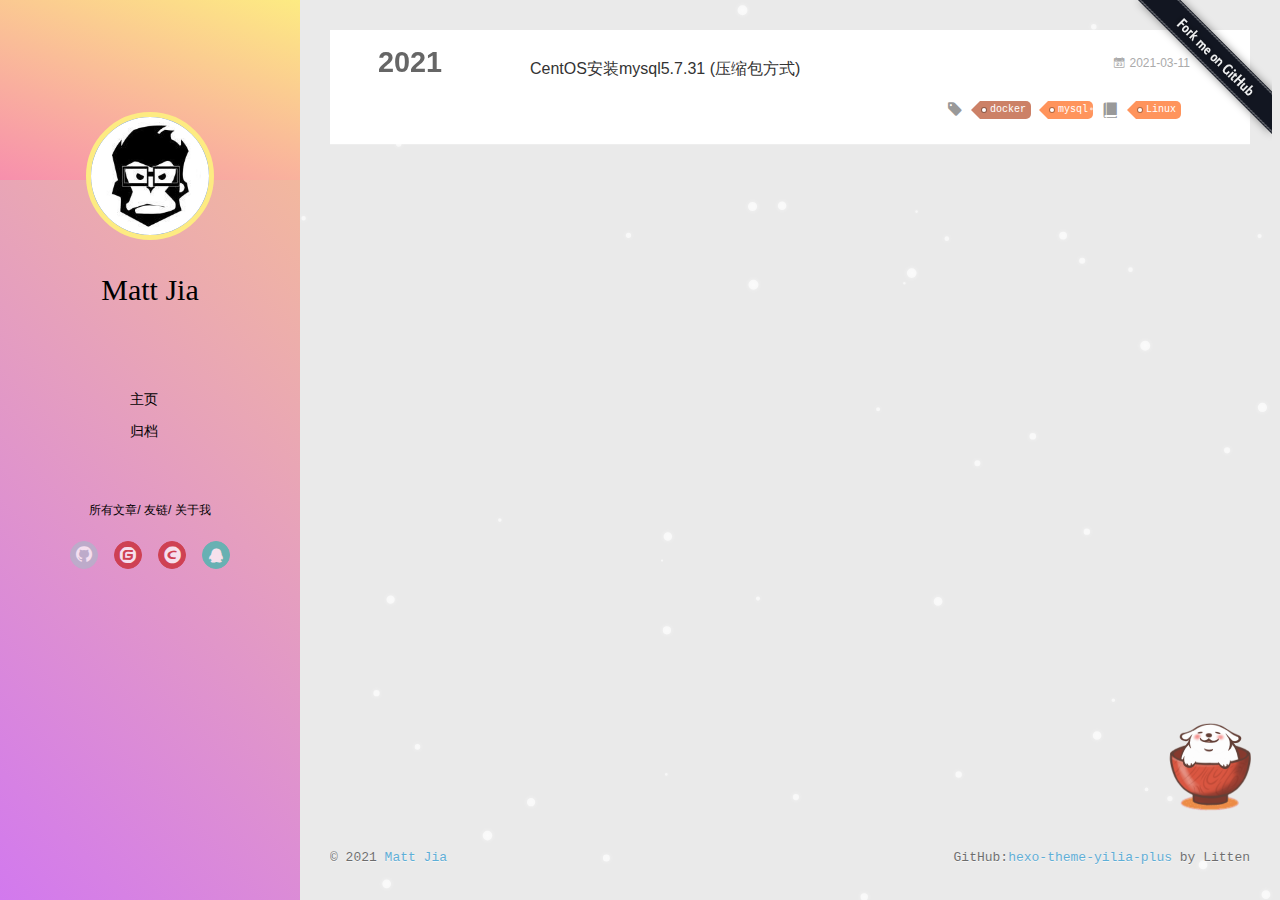
<file: categories/Linux/index.html>
<!DOCTYPE html>
<html>
<head>
  <meta charset="utf-8">
  
  <meta name="renderer" content="webkit">
  <meta http-equiv="X-UA-Compatible" content="IE=edge" >
  <link rel="dns-prefetch" href="https://www.mattjia.cn">
  <title>Category: Linux | </title>
  <meta name="generator" content="hexo-theme-yilia-plus">
  <meta name="viewport" content="width=device-width, initial-scale=1, maximum-scale=1">
  
  <meta property="og:type" content="website">
<meta property="og:title">
<meta property="og:url" content="https://www.mattjia.cn/categories/Linux/index.html">
<meta property="og:site_name">
<meta property="og:locale" content="zh_CN">
<meta property="article:author" content="Matt Jia">
<meta property="article:tag" content="JAVA,程序员,Spring,开发,博客">
<meta name="twitter:card" content="summary">
  
    <link rel="alternative" href="/atom.xml" title="" type="application/atom+xml">
  
  
    <link rel="icon" href="/img/favicon.ico">
  
  
  <link rel="stylesheet" type="text/css" href="/./main.a5fda8.css">
  <style type="text/css">
    
    #container.show {
      background: linear-gradient(to left top,#a0cfe4,#e8c37e);
    }
  </style>
  

  
<script>
var _hmt = _hmt || [];
(function() {
	var hm = document.createElement("script");
	hm.src = "https://hm.baidu.com/hm.js?067b104f2dec0d31a9424757e2a5aacc";
	var s = document.getElementsByTagName("script")[0]; 
	s.parentNode.insertBefore(hm, s);
})();
</script>


  
    
 	  <script src="/lib/clickLove.js"></script>
  
  

<script>
  (function () {
    var bp = document.createElement('script');
    var curProtocol = window.location.protocol.split(':')[0];
    if (curProtocol === 'https') {
      bp.src = 'https://zz.bdstatic.com/linksubmit/push.js';
    } else {
      bp.src = 'http://push.zhanzhang.baidu.com/push.js';
    }
    var s = document.getElementsByTagName("script")[0];
    s.parentNode.insertBefore(bp, s);
  })();

</script>



  

</head>

<body>
  <div id="container" q-class="show:isCtnShow">
    <canvas id="anm-canvas" class="anm-canvas"></canvas>
    <div class="left-col" q-class="show:isShow">
      


<div class="overlay" style="background: linear-gradient(200deg,#FDEB82,#F78FAD);"></div>
<div class="intrude-less">
	<header id="header" class="inner">
		<a href="/" class="profilepic">
			<img src="/img/head.jpg" class="js-avatar">
		</a>
		<hgroup>
			<h1 class="header-author"><a href="/">Matt Jia</a></h1>
		</hgroup>
		

		<nav class="header-menu">
			<ul>
			
				<li><a href="/" >主页</a></li>
			
				<li><a href="/archives" >归档</a></li>
			
			</ul>
		</nav>
		<nav class="header-smart-menu">
			
				
					<a q-on="click: openSlider(e, 'innerArchive')" href="javascript:void(0)">所有文章</a>
				
			
				
					<a q-on="click: openSlider(e, 'friends')" href="javascript:void(0)">友链</a>
				
			
				
					<a q-on="click: openSlider(e, 'aboutme')" href="javascript:void(0)">关于我</a>
				
			
		</nav>
		<nav class="header-nav">
			<div class="social">
				
					
						<a class="github" target="_blank" rel="noopener" href="https://github.com/HumorousPhilosopher" 
												title="GitHub" ><i class="icon-github"></i></a>
					
				
					
						<a class="gitee" target="_blank" rel="noopener" href="https://gitee.com/mattjia" 
												title="码云" ><i class="icon-gitee"></i></a>
					
				
					
						<a class="csdn" target="_blank" rel="noopener" href="https://blog.csdn.net/qq_37470552" 
												title="CSDN" ><i class="icon-csdn"></i></a>
					
				
					
						<a class="qq" href="tencent://message/?uin=812262134&Site=&Menu=yes" 
												title="QQ" ><i class="icon-qq"></i></a>
					
				
			</div>
		
		</nav>
	</header>		
</div>

    </div>
    <div class="mid-col" q-class="show:isShow,hide:isShow|isFalse">
      
      
      <a class="forkMe" style="position:absolute;z-index:999;top:0;right:0.5em;" 
        href="https://github.com/HumorousPhilosopher" target="_blank">
        <img src="/img/forkme.png"
          class="attachment-full size-full" alt="Fork me on GitHub" data-recalc-dims="1"></a>
      
      
<nav id="mobile-nav">
  	<div class="overlay js-overlay" style="background: linear-gradient(200deg,#FDEB82,#F78FAD)"></div>
	<div class="btnctn js-mobile-btnctn">
  		<div class="slider-trigger list" q-on="click: openSlider(e)"><i class="icon icon-sort"></i></div>
	</div>
	<div class="intrude-less">
		<header id="header" class="inner">
			<div class="profilepic">
				<a href="/">
					<img src="/img/head.jpg" class="js-avatar">
				</a>
			</div>
			<hgroup>
			  <h1 class="header-author js-header-author">Matt Jia</h1>
			</hgroup>
			
			
			
				
			
				
			
			
			
			<nav class="header-nav">
				<div class="social">
					
						
						<a class="github" target="_blank" 
							href="https://github.com/HumorousPhilosopher" title="GitHub"><i class="icon-github"></i></a>
						
					
						
						<a class="gitee" target="_blank" 
							href="https://gitee.com/mattjia" title="码云"><i class="icon-gitee"></i></a>
						
					
						
						<a class="csdn" target="_blank" 
							href="https://blog.csdn.net/qq_37470552" title="CSDN"><i class="icon-csdn"></i></a>
						
					
						
						<a class="qq" target="_blank" 
							href="tencent://message/?uin=812262134&Site=&Menu=yes" title="QQ"><i class="icon-qq"></i></a>
						
					
				</div>
			</nav>

			<nav class="header-menu js-header-menu">
				<ul style="width: 50%">
				
				
					<li style="width: 50%"><a href="/">主页</a></li>
		        
					<li style="width: 50%"><a href="/archives">归档</a></li>
		        
				</ul>
			</nav>
		</header>				
	</div>
	<div class="mobile-mask" style="display:none" q-show="isShow"></div>
</nav>

      <div id="wrapper" class="body-wrap">
        <div class="menu-l">
          <div class="canvas-wrap">
            <canvas data-colors="#eaeaea" data-sectionHeight="100" data-contentId="js-content" id="myCanvas1"
              class="anm-canvas"></canvas>
          </div>
          <div id="js-content" class="content-ll">
            
  
  
    
    
      
      
      <section class="archives-wrap">
        <div class="archive-year-wrap">
          <a href="/archives/2021" class="archive-year">2021</a>
        </div>
        <div class="archives">
    
    <article class="archive-article archive-type-post">
  <div class="archive-article-inner">
    <header class="archive-article-header">
      	<div class="article-meta">
	      	
<a href="/2021/03/11/CentOS%E5%AE%89%E8%A3%85mysql5-7-31-%E5%8E%8B%E7%BC%A9%E5%8C%85%E6%96%B9%E5%BC%8F/" class="archive-article-date">
        <time datetime="2021-03-11T13:04:00.000Z" itemprop="datePublished"><i class="icon-calendar icon"></i>2021-03-11</time>
</a>

        </div>
    	 
  
    <h1 itemprop="name">
	
	  <a class="archive-article-title" href="/2021/03/11/CentOS%E5%AE%89%E8%A3%85mysql5-7-31-%E5%8E%8B%E7%BC%A9%E5%8C%85%E6%96%B9%E5%BC%8F/">CentOS安装mysql5.7.31 (压缩包方式)</a>
	
    </h1>
  


        <div class="article-info info-on-right">
          
	<div class="article-tag tagcloud">
		<i class="icon-price-tags icon"></i>
		<ul class="article-tag-list">
			 
        		<li class="article-tag-list-item">
        			<a href="javascript:void(0)" class="js-tag article-tag-list-link color2">docker</a>
        		</li>
      		 
        		<li class="article-tag-list-item">
        			<a href="javascript:void(0)" class="js-tag article-tag-list-link color1">mysql</a>
        		</li>
      		
		</ul>
	</div>

          
	<div class="article-category tagcloud">
		<i class="icon-book icon"></i>
		<ul class="article-tag-list">
			 
        		<li class="article-tag-list-item">
        			<a href="/categories/Linux//" class="article-tag-list-link color1">Linux</a>
        		</li>
      		
		</ul>
	</div>


        </div>
        <div class="clearfix"></div>
    </header>
  </div>
</article>
  
  
    </div></section>
  

    


          </div>
        </div>
      </div>
      <footer id="footer">
  <div class="outer">
    <div id="footer-info">
    	<div class="footer-left">
    		&copy; 2021 <a href="https://www.mattjia.cn/" target="_blank">Matt Jia</a>
    	</div>
        <div class="footer-right">
			
			
      		GitHub:<a href="https://github.com/JoeyBling/hexo-theme-yilia-plus" target="_blank">hexo-theme-yilia-plus</a> by Litten
      	</div>
    </div>
  </div>
  
  
  
</footer>

    </div>
    <script>
	var yiliaConfig = {
		mathjax: false,
		isHome: false,
		isPost: false,
		isArchive: false,
		isTag: false,
		isCategory: true,
		open_in_new: false,
		toc_hide_index: true,
		root: "/",
		innerArchive: true,
		showTags: false
	}
</script>

<script>!function(r){function e(t){if(i[t])return i[t].exports;var n=i[t]={exports:{},id:t,loaded:!1};return r[t].call(n.exports,n,n.exports,e),n.loaded=!0,n.exports}var i={};e.m=r,e.c=i,e.p="./",e(0)}([function(t,n,r){r(208),t.exports=r(205)},function(t,n,r){var d=r(3),y=r(46),g=r(26),b=r(27),x=r(47),m="prototype",S=function(t,n,r){var e,i,o,u,c=t&S.F,f=t&S.G,a=t&S.S,s=t&S.P,l=t&S.B,h=f?d:a?d[n]||(d[n]={}):(d[n]||{})[m],v=f?y:y[n]||(y[n]={}),p=v[m]||(v[m]={});for(e in f&&(r=n),r)o=((i=!c&&h&&void 0!==h[e])?h:r)[e],u=l&&i?x(o,d):s&&"function"==typeof o?x(Function.call,o):o,h&&b(h,e,o,t&S.U),v[e]!=o&&g(v,e,u),s&&p[e]!=o&&(p[e]=o)};d.core=y,S.F=1,S.G=2,S.S=4,S.P=8,S.B=16,S.W=32,S.U=64,S.R=128,t.exports=S},function(t,n,r){var e=r(5);t.exports=function(t){if(!e(t))throw TypeError(t+" is not an object!");return t}},function(t,n){var r=t.exports="undefined"!=typeof window&&window.Math==Math?window:"undefined"!=typeof self&&self.Math==Math?self:Function("return this")();"number"==typeof __g&&(__g=r)},function(t,n){t.exports=function(t){try{return!!t()}catch(t){return!0}}},function(t,n){t.exports=function(t){return"object"==typeof t?null!==t:"function"==typeof t}},function(t,n){var r=t.exports="undefined"!=typeof window&&window.Math==Math?window:"undefined"!=typeof self&&self.Math==Math?self:Function("return this")();"number"==typeof __g&&(__g=r)},function(t,n,r){var e=r(118)("wks"),i=r(79),o=r(3).Symbol,u="function"==typeof o;(t.exports=function(t){return e[t]||(e[t]=u&&o[t]||(u?o:i)("Symbol."+t))}).store=e},function(t,n,r){var e=r(49),i=Math.min;t.exports=function(t){return 0<t?i(e(t),9007199254740991):0}},function(t,n){var r={}.hasOwnProperty;t.exports=function(t,n){return r.call(t,n)}},function(t,n,r){t.exports=!r(4)(function(){return 7!=Object.defineProperty({},"a",{get:function(){return 7}}).a})},function(t,n,r){var e=r(2),i=r(174),o=r(53),u=Object.defineProperty;n.f=r(10)?Object.defineProperty:function(t,n,r){if(e(t),n=o(n,!0),e(r),i)try{return u(t,n,r)}catch(t){}if("get"in r||"set"in r)throw TypeError("Accessors not supported!");return"value"in r&&(t[n]=r.value),t}},function(t,n,r){t.exports=!r(20)(function(){return 7!=Object.defineProperty({},"a",{get:function(){return 7}}).a})},function(t,n,r){var e=r(14),i=r(24);t.exports=r(12)?function(t,n,r){return e.f(t,n,i(1,r))}:function(t,n,r){return t[n]=r,t}},function(t,n,r){var e=r(22),i=r(60),o=r(42),u=Object.defineProperty;n.f=r(12)?Object.defineProperty:function(t,n,r){if(e(t),n=o(n,!0),e(r),i)try{return u(t,n,r)}catch(t){}if("get"in r||"set"in r)throw TypeError("Accessors not supported!");return"value"in r&&(t[n]=r.value),t}},function(t,n,r){var e=r(96),i=r(34);t.exports=function(t){return e(i(t))}},function(t,n,r){var e=r(40)("wks"),i=r(25),o=r(6).Symbol,u="function"==typeof o;(t.exports=function(t){return e[t]||(e[t]=u&&o[t]||(u?o:i)("Symbol."+t))}).store=e},function(t,n,r){var e=r(51);t.exports=function(t){return Object(e(t))}},function(t,n){t.exports=function(t){return"object"==typeof t?null!==t:"function"==typeof t}},function(t,n){var r=t.exports={version:"2.6.9"};"number"==typeof __e&&(__e=r)},function(t,n){t.exports=function(t){try{return!!t()}catch(t){return!0}}},function(t,n){t.exports=function(t){if("function"!=typeof t)throw TypeError(t+" is not a function!");return t}},function(t,n,r){var e=r(18);t.exports=function(t){if(!e(t))throw TypeError(t+" is not an object!");return t}},function(t,n){t.exports=!0},function(t,n){t.exports=function(t,n){return{enumerable:!(1&t),configurable:!(2&t),writable:!(4&t),value:n}}},function(t,n){var r=0,e=Math.random();t.exports=function(t){return"Symbol(".concat(void 0===t?"":t,")_",(++r+e).toString(36))}},function(t,n,r){var e=r(11),i=r(75);t.exports=r(10)?function(t,n,r){return e.f(t,n,i(1,r))}:function(t,n,r){return t[n]=r,t}},function(t,n,r){var o=r(3),u=r(26),c=r(30),f=r(79)("src"),e=r(219),i="toString",a=(""+e).split(i);r(46).inspectSource=function(t){return e.call(t)},(t.exports=function(t,n,r,e){var i="function"==typeof r;i&&(c(r,"name")||u(r,"name",n)),t[n]!==r&&(i&&(c(r,f)||u(r,f,t[n]?""+t[n]:a.join(String(n)))),t===o?t[n]=r:e?t[n]?t[n]=r:u(t,n,r):(delete t[n],u(t,n,r)))})(Function.prototype,i,function(){return"function"==typeof this&&this[f]||e.call(this)})},function(t,n,r){var e=r(1),i=r(4),u=r(51),c=/"/g,o=function(t,n,r,e){var i=String(u(t)),o="<"+n;return""!==r&&(o+=" "+r+'="'+String(e).replace(c,"&quot;")+'"'),o+">"+i+"</"+n+">"};t.exports=function(n,t){var r={};r[n]=t(o),e(e.P+e.F*i(function(){var t=""[n]('"');return t!==t.toLowerCase()||3<t.split('"').length}),"String",r)}},function(t,n,r){var e=r(65),i=r(35);t.exports=Object.keys||function(t){return e(t,i)}},function(t,n){var r={}.hasOwnProperty;t.exports=function(t,n){return r.call(t,n)}},function(t,n,r){var e=r(117),i=r(75),o=r(33),u=r(53),c=r(30),f=r(174),a=Object.getOwnPropertyDescriptor;n.f=r(10)?a:function(t,n){if(t=o(t),n=u(n,!0),f)try{return a(t,n)}catch(t){}if(c(t,n))return i(!e.f.call(t,n),t[n])}},function(t,n,r){var e=r(30),i=r(17),o=r(154)("IE_PROTO"),u=Object.prototype;t.exports=Object.getPrototypeOf||function(t){return t=i(t),e(t,o)?t[o]:"function"==typeof t.constructor&&t instanceof t.constructor?t.constructor.prototype:t instanceof Object?u:null}},function(t,n,r){var e=r(116),i=r(51);t.exports=function(t){return e(i(t))}},function(t,n){t.exports=function(t){if(null==t)throw TypeError("Can't call method on  "+t);return t}},function(t,n){t.exports="constructor,hasOwnProperty,isPrototypeOf,propertyIsEnumerable,toLocaleString,toString,valueOf".split(",")},function(t,n){t.exports={}},function(t,n){n.f={}.propertyIsEnumerable},function(t,n,r){var e=r(14).f,i=r(9),o=r(16)("toStringTag");t.exports=function(t,n,r){t&&!i(t=r?t:t.prototype,o)&&e(t,o,{configurable:!0,value:n})}},function(t,n,r){var e=r(40)("keys"),i=r(25);t.exports=function(t){return e[t]||(e[t]=i(t))}},function(t,n,r){var e=r(19),i=r(6),o="__core-js_shared__",u=i[o]||(i[o]={});(t.exports=function(t,n){return u[t]||(u[t]=void 0!==n?n:{})})("versions",[]).push({version:e.version,mode:r(23)?"pure":"global",copyright:"© 2019 Denis Pushkarev (zloirock.ru)"})},function(t,n){var r=Math.ceil,e=Math.floor;t.exports=function(t){return isNaN(t=+t)?0:(0<t?e:r)(t)}},function(t,n,r){var i=r(18);t.exports=function(t,n){if(!i(t))return t;var r,e;if(n&&"function"==typeof(r=t.toString)&&!i(e=r.call(t)))return e;if("function"==typeof(r=t.valueOf)&&!i(e=r.call(t)))return e;if(!n&&"function"==typeof(r=t.toString)&&!i(e=r.call(t)))return e;throw TypeError("Can't convert object to primitive value")}},function(t,n,r){var e=r(6),i=r(19),o=r(23),u=r(44),c=r(14).f;t.exports=function(t){var n=i.Symbol||(i.Symbol=o?{}:e.Symbol||{});"_"==t.charAt(0)||t in n||c(n,t,{value:u.f(t)})}},function(t,n,r){n.f=r(16)},function(t,n){var r={}.toString;t.exports=function(t){return r.call(t).slice(8,-1)}},function(t,n){var r=t.exports={version:"2.6.9"};"number"==typeof __e&&(__e=r)},function(t,n,r){var o=r(21);t.exports=function(e,i,t){if(o(e),void 0===i)return e;switch(t){case 1:return function(t){return e.call(i,t)};case 2:return function(t,n){return e.call(i,t,n)};case 3:return function(t,n,r){return e.call(i,t,n,r)}}return function(){return e.apply(i,arguments)}}},function(t,n,r){"use strict";var e=r(4);t.exports=function(t,n){return!!t&&e(function(){n?t.call(null,function(){},1):t.call(null)})}},function(t,n){var r=Math.ceil,e=Math.floor;t.exports=function(t){return isNaN(t=+t)?0:(0<t?e:r)(t)}},function(t,n,r){var x=r(47),m=r(116),S=r(17),w=r(8),e=r(138);t.exports=function(l,t){var h=1==l,v=2==l,p=3==l,d=4==l,y=6==l,g=5==l||y,b=t||e;return function(t,n,r){for(var e,i,o=S(t),u=m(o),c=x(n,r,3),f=w(u.length),a=0,s=h?b(t,f):v?b(t,0):void 0;a<f;a++)if((g||a in u)&&(i=c(e=u[a],a,o),l))if(h)s[a]=i;else if(i)switch(l){case 3:return!0;case 5:return e;case 6:return a;case 2:s.push(e)}else if(d)return!1;return y?-1:p||d?d:s}}},function(t,n){t.exports=function(t){if(null==t)throw TypeError("Can't call method on  "+t);return t}},function(t,n,r){var i=r(1),o=r(46),u=r(4);t.exports=function(t,n){var r=(o.Object||{})[t]||Object[t],e={};e[t]=n(r),i(i.S+i.F*u(function(){r(1)}),"Object",e)}},function(t,n,r){var i=r(5);t.exports=function(t,n){if(!i(t))return t;var r,e;if(n&&"function"==typeof(r=t.toString)&&!i(e=r.call(t)))return e;if("function"==typeof(r=t.valueOf)&&!i(e=r.call(t)))return e;if(!n&&"function"==typeof(r=t.toString)&&!i(e=r.call(t)))return e;throw TypeError("Can't convert object to primitive value")}},function(t,n,r){var d=r(6),y=r(19),g=r(93),b=r(13),x=r(9),m="prototype",S=function(t,n,r){var e,i,o,u=t&S.F,c=t&S.G,f=t&S.S,a=t&S.P,s=t&S.B,l=t&S.W,h=c?y:y[n]||(y[n]={}),v=h[m],p=c?d:f?d[n]:(d[n]||{})[m];for(e in c&&(r=n),r)(i=!u&&p&&void 0!==p[e])&&x(h,e)||(o=i?p[e]:r[e],h[e]=c&&"function"!=typeof p[e]?r[e]:s&&i?g(o,d):l&&p[e]==o?function(e){var t=function(t,n,r){if(this instanceof e){switch(arguments.length){case 0:return new e;case 1:return new e(t);case 2:return new e(t,n)}return new e(t,n,r)}return e.apply(this,arguments)};return t[m]=e[m],t}(o):a&&"function"==typeof o?g(Function.call,o):o,a&&((h.virtual||(h.virtual={}))[e]=o,t&S.R&&v&&!v[e]&&b(v,e,o)))};S.F=1,S.G=2,S.S=4,S.P=8,S.B=16,S.W=32,S.U=64,S.R=128,t.exports=S},function(t,n,r){var e=r(34);t.exports=function(t){return Object(e(t))}},function(t,n,r){var o=r(196),e=r(1),i=r(118)("metadata"),u=i.store||(i.store=new(r(200))),c=function(t,n,r){var e=u.get(t);if(!e){if(!r)return;u.set(t,e=new o)}var i=e.get(n);if(!i){if(!r)return;e.set(n,i=new o)}return i};t.exports={store:u,map:c,has:function(t,n,r){var e=c(n,r,!1);return void 0!==e&&e.has(t)},get:function(t,n,r){var e=c(n,r,!1);return void 0===e?void 0:e.get(t)},set:function(t,n,r,e){c(r,e,!0).set(t,n)},keys:function(t,n){var r=c(t,n,!1),e=[];return r&&r.forEach(function(t,n){e.push(n)}),e},key:function(t){return void 0===t||"symbol"==typeof t?t:String(t)},exp:function(t){e(e.S,"Reflect",t)}}},function(t,n,r){"use strict";if(r(10)){var g=r(68),b=r(3),x=r(4),m=r(1),S=r(132),e=r(159),h=r(47),w=r(70),i=r(75),_=r(26),o=r(76),u=r(49),O=r(8),E=r(194),c=r(78),f=r(53),a=r(30),M=r(81),P=r(5),v=r(17),p=r(145),j=r(72),F=r(32),A=r(73).f,d=r(161),s=r(79),l=r(7),y=r(50),I=r(120),L=r(119),N=r(162),T=r(82),k=r(125),R=r(77),C=r(137),D=r(166),G=r(11),W=r(31),U=G.f,V=W.f,B=b.RangeError,q=b.TypeError,z=b.Uint8Array,K="ArrayBuffer",H="Shared"+K,J="BYTES_PER_ELEMENT",$="prototype",Y=Array[$],X=e.ArrayBuffer,Q=e.DataView,Z=y(0),tt=y(2),nt=y(3),rt=y(4),et=y(5),it=y(6),ot=I(!0),ut=I(!1),ct=N.values,ft=N.keys,at=N.entries,st=Y.lastIndexOf,lt=Y.reduce,ht=Y.reduceRight,vt=Y.join,pt=Y.sort,dt=Y.slice,yt=Y.toString,gt=Y.toLocaleString,bt=l("iterator"),xt=l("toStringTag"),mt=s("typed_constructor"),St=s("def_constructor"),wt=S.CONSTR,_t=S.TYPED,Ot=S.VIEW,Et="Wrong length!",Mt=y(1,function(t,n){return It(L(t,t[St]),n)}),Pt=x(function(){return 1===new z(new Uint16Array([1]).buffer)[0]}),jt=!!z&&!!z[$].set&&x(function(){new z(1).set({})}),Ft=function(t,n){var r=u(t);if(r<0||r%n)throw B("Wrong offset!");return r},At=function(t){if(P(t)&&_t in t)return t;throw q(t+" is not a typed array!")},It=function(t,n){if(!(P(t)&&mt in t))throw q("It is not a typed array constructor!");return new t(n)},Lt=function(t,n){return Nt(L(t,t[St]),n)},Nt=function(t,n){for(var r=0,e=n.length,i=It(t,e);r<e;)i[r]=n[r++];return i},Tt=function(t,n,r){U(t,n,{get:function(){return this._d[r]}})},kt=function(t){var n,r,e,i,o,u,c=v(t),f=arguments.length,a=1<f?arguments[1]:void 0,s=void 0!==a,l=d(c);if(null!=l&&!p(l)){for(u=l.call(c),e=[],n=0;!(o=u.next()).done;n++)e.push(o.value);c=e}for(s&&2<f&&(a=h(a,arguments[2],2)),n=0,r=O(c.length),i=It(this,r);n<r;n++)i[n]=s?a(c[n],n):c[n];return i},Rt=function(){for(var t=0,n=arguments.length,r=It(this,n);t<n;)r[t]=arguments[t++];return r},Ct=!!z&&x(function(){gt.call(new z(1))}),Dt=function(){return gt.apply(Ct?dt.call(At(this)):At(this),arguments)},Gt={copyWithin:function(t,n){return D.call(At(this),t,n,2<arguments.length?arguments[2]:void 0)},every:function(t){return rt(At(this),t,1<arguments.length?arguments[1]:void 0)},fill:function(t){return C.apply(At(this),arguments)},filter:function(t){return Lt(this,tt(At(this),t,1<arguments.length?arguments[1]:void 0))},find:function(t){return et(At(this),t,1<arguments.length?arguments[1]:void 0)},findIndex:function(t){return it(At(this),t,1<arguments.length?arguments[1]:void 0)},forEach:function(t){Z(At(this),t,1<arguments.length?arguments[1]:void 0)},indexOf:function(t){return ut(At(this),t,1<arguments.length?arguments[1]:void 0)},includes:function(t){return ot(At(this),t,1<arguments.length?arguments[1]:void 0)},join:function(t){return vt.apply(At(this),arguments)},lastIndexOf:function(t){return st.apply(At(this),arguments)},map:function(t){return Mt(At(this),t,1<arguments.length?arguments[1]:void 0)},reduce:function(t){return lt.apply(At(this),arguments)},reduceRight:function(t){return ht.apply(At(this),arguments)},reverse:function(){for(var t,n=this,r=At(n).length,e=Math.floor(r/2),i=0;i<e;)t=n[i],n[i++]=n[--r],n[r]=t;return n},some:function(t){return nt(At(this),t,1<arguments.length?arguments[1]:void 0)},sort:function(t){return pt.call(At(this),t)},subarray:function(t,n){var r=At(this),e=r.length,i=c(t,e);return new(L(r,r[St]))(r.buffer,r.byteOffset+i*r.BYTES_PER_ELEMENT,O((void 0===n?e:c(n,e))-i))}},Wt=function(t,n){return Lt(this,dt.call(At(this),t,n))},Ut=function(t){At(this);var n=Ft(arguments[1],1),r=this.length,e=v(t),i=O(e.length),o=0;if(r<i+n)throw B(Et);for(;o<i;)this[n+o]=e[o++]},Vt={entries:function(){return at.call(At(this))},keys:function(){return ft.call(At(this))},values:function(){return ct.call(At(this))}},Bt=function(t,n){return P(t)&&t[_t]&&"symbol"!=typeof n&&n in t&&String(+n)==String(n)},qt=function(t,n){return Bt(t,n=f(n,!0))?i(2,t[n]):V(t,n)},zt=function(t,n,r){return!(Bt(t,n=f(n,!0))&&P(r)&&a(r,"value"))||a(r,"get")||a(r,"set")||r.configurable||a(r,"writable")&&!r.writable||a(r,"enumerable")&&!r.enumerable?U(t,n,r):(t[n]=r.value,t)};wt||(W.f=qt,G.f=zt),m(m.S+m.F*!wt,"Object",{getOwnPropertyDescriptor:qt,defineProperty:zt}),x(function(){yt.call({})})&&(yt=gt=function(){return vt.call(this)});var Kt=o({},Gt);o(Kt,Vt),_(Kt,bt,Vt.values),o(Kt,{slice:Wt,set:Ut,constructor:function(){},toString:yt,toLocaleString:Dt}),Tt(Kt,"buffer","b"),Tt(Kt,"byteOffset","o"),Tt(Kt,"byteLength","l"),Tt(Kt,"length","e"),U(Kt,xt,{get:function(){return this[_t]}}),t.exports=function(t,l,n,o){var h=t+((o=!!o)?"Clamped":"")+"Array",r="get"+t,u="set"+t,v=b[h],c=v||{},e=v&&F(v),i=!v||!S.ABV,f={},a=v&&v[$],p=function(t,i){U(t,i,{get:function(){return t=i,(n=this._d).v[r](t*l+n.o,Pt);var t,n},set:function(t){return n=i,r=t,e=this._d,o&&(r=(r=Math.round(r))<0?0:255<r?255:255&r),void e.v[u](n*l+e.o,r,Pt);var n,r,e},enumerable:!0})};i?(v=n(function(t,n,r,e){w(t,v,h,"_d");var i,o,u,c,f=0,a=0;if(P(n)){if(!(n instanceof X||(c=M(n))==K||c==H))return _t in n?Nt(v,n):kt.call(v,n);i=n,a=Ft(r,l);var s=n.byteLength;if(void 0===e){if(s%l)throw B(Et);if((o=s-a)<0)throw B(Et)}else if(s<(o=O(e)*l)+a)throw B(Et);u=o/l}else u=E(n),i=new X(o=u*l);for(_(t,"_d",{b:i,o:a,l:o,e:u,v:new Q(i)});f<u;)p(t,f++)}),a=v[$]=j(Kt),_(a,"constructor",v)):x(function(){v(1)})&&x(function(){new v(-1)})&&k(function(t){new v,new v(null),new v(1.5),new v(t)},!0)||(v=n(function(t,n,r,e){var i;return w(t,v,h),P(n)?n instanceof X||(i=M(n))==K||i==H?void 0!==e?new c(n,Ft(r,l),e):void 0!==r?new c(n,Ft(r,l)):new c(n):_t in n?Nt(v,n):kt.call(v,n):new c(E(n))}),Z(e!==Function.prototype?A(c).concat(A(e)):A(c),function(t){t in v||_(v,t,c[t])}),v[$]=a,g||(a.constructor=v));var s=a[bt],d=!!s&&("values"==s.name||null==s.name),y=Vt.values;_(v,mt,!0),_(a,_t,h),_(a,Ot,!0),_(a,St,v),(o?new v(1)[xt]==h:xt in a)||U(a,xt,{get:function(){return h}}),f[h]=v,m(m.G+m.W+m.F*(v!=c),f),m(m.S,h,{BYTES_PER_ELEMENT:l}),m(m.S+m.F*x(function(){c.of.call(v,1)}),h,{from:kt,of:Rt}),J in a||_(a,J,l),m(m.P,h,Gt),R(h),m(m.P+m.F*jt,h,{set:Ut}),m(m.P+m.F*!d,h,Vt),g||a.toString==yt||(a.toString=yt),m(m.P+m.F*x(function(){new v(1).slice()}),h,{slice:Wt}),m(m.P+m.F*(x(function(){return[1,2].toLocaleString()!=new v([1,2]).toLocaleString()})||!x(function(){a.toLocaleString.call([1,2])})),h,{toLocaleString:Dt}),T[h]=d?s:y,g||d||_(a,bt,y)}}else t.exports=function(){}},function(t,n){var r={}.toString;t.exports=function(t){return r.call(t).slice(8,-1)}},function(t,n,r){var e=r(18),i=r(6).document,o=e(i)&&e(i.createElement);t.exports=function(t){return o?i.createElement(t):{}}},function(t,n,r){t.exports=!r(12)&&!r(20)(function(){return 7!=Object.defineProperty(r(59)("div"),"a",{get:function(){return 7}}).a})},function(t,n,r){"use strict";var x=r(23),m=r(54),S=r(66),w=r(13),_=r(36),O=r(98),E=r(38),M=r(104),P=r(16)("iterator"),j=!([].keys&&"next"in[].keys()),F="values",A=function(){return this};t.exports=function(t,n,r,e,i,o,u){O(r,n,e);var c,f,a,s=function(t){if(!j&&t in p)return p[t];switch(t){case"keys":case F:return function(){return new r(this,t)}}return function(){return new r(this,t)}},l=n+" Iterator",h=i==F,v=!1,p=t.prototype,d=p[P]||p["@@iterator"]||i&&p[i],y=d||s(i),g=i?h?s("entries"):y:void 0,b="Array"==n&&p.entries||d;if(b&&((a=M(b.call(new t)))!==Object.prototype&&a.next&&(E(a,l,!0),x||"function"==typeof a[P]||w(a,P,A))),h&&d&&d.name!==F&&(v=!0,y=function(){return d.call(this)}),x&&!u||!j&&!v&&p[P]||w(p,P,y),_[n]=y,_[l]=A,i)if(c={values:h?y:s(F),keys:o?y:s("keys"),entries:g},u)for(f in c)f in p||S(p,f,c[f]);else m(m.P+m.F*(j||v),n,c);return c}},function(t,n,e){var i=e(22),o=e(101),u=e(35),c=e(39)("IE_PROTO"),f=function(){},a="prototype",s=function(){var t,n=e(59)("iframe"),r=u.length;for(n.style.display="none",e(95).appendChild(n),n.src="javascript:",(t=n.contentWindow.document).open(),t.write("<script>document.F=Object<\/script>"),t.close(),s=t.F;r--;)delete s[a][u[r]];return s()};t.exports=Object.create||function(t,n){var r;return null!==t?(f[a]=i(t),r=new f,f[a]=null,r[c]=t):r=s(),void 0===n?r:o(r,n)}},function(t,n,r){var e=r(65),i=r(35).concat("length","prototype");n.f=Object.getOwnPropertyNames||function(t){return e(t,i)}},function(t,n){n.f=Object.getOwnPropertySymbols},function(t,n,r){var u=r(9),c=r(15),f=r(92)(!1),a=r(39)("IE_PROTO");t.exports=function(t,n){var r,e=c(t),i=0,o=[];for(r in e)r!=a&&u(e,r)&&o.push(r);for(;n.length>i;)u(e,r=n[i++])&&(~f(o,r)||o.push(r));return o}},function(t,n,r){t.exports=r(13)},function(t,n,r){var e=r(7)("unscopables"),i=Array.prototype;null==i[e]&&r(26)(i,e,{}),t.exports=function(t){i[e][t]=!0}},function(t,n){t.exports=!1},function(t,n,r){var e=r(79)("meta"),i=r(5),o=r(30),u=r(11).f,c=0,f=Object.isExtensible||function(){return!0},a=!r(4)(function(){return f(Object.preventExtensions({}))}),s=function(t){u(t,e,{value:{i:"O"+ ++c,w:{}}})},l=t.exports={KEY:e,NEED:!1,fastKey:function(t,n){if(!i(t))return"symbol"==typeof t?t:("string"==typeof t?"S":"P")+t;if(!o(t,e)){if(!f(t))return"F";if(!n)return"E";s(t)}return t[e].i},getWeak:function(t,n){if(!o(t,e)){if(!f(t))return!0;if(!n)return!1;s(t)}return t[e].w},onFreeze:function(t){return a&&l.NEED&&f(t)&&!o(t,e)&&s(t),t}}},function(t,n){t.exports=function(t,n,r,e){if(!(t instanceof n)||void 0!==e&&e in t)throw TypeError(r+": incorrect invocation!");return t}},function(t,n,r){var h=r(47),v=r(177),p=r(145),d=r(2),y=r(8),g=r(161),b={},x={};(n=t.exports=function(t,n,r,e,i){var o,u,c,f,a=i?function(){return t}:g(t),s=h(r,e,n?2:1),l=0;if("function"!=typeof a)throw TypeError(t+" is not iterable!");if(p(a)){for(o=y(t.length);l<o;l++)if((f=n?s(d(u=t[l])[0],u[1]):s(t[l]))===b||f===x)return f}else for(c=a.call(t);!(u=c.next()).done;)if((f=v(c,s,u.value,n))===b||f===x)return f}).BREAK=b,n.RETURN=x},function(t,n,e){var i=e(2),o=e(183),u=e(141),c=e(154)("IE_PROTO"),f=function(){},a="prototype",s=function(){var t,n=e(140)("iframe"),r=u.length;for(n.style.display="none",e(143).appendChild(n),n.src="javascript:",(t=n.contentWindow.document).open(),t.write("<script>document.F=Object<\/script>"),t.close(),s=t.F;r--;)delete s[a][u[r]];return s()};t.exports=Object.create||function(t,n){var r;return null!==t?(f[a]=i(t),r=new f,f[a]=null,r[c]=t):r=s(),void 0===n?r:o(r,n)}},function(t,n,r){var e=r(185),i=r(141).concat("length","prototype");n.f=Object.getOwnPropertyNames||function(t){return e(t,i)}},function(t,n,r){var e=r(185),i=r(141);t.exports=Object.keys||function(t){return e(t,i)}},function(t,n){t.exports=function(t,n){return{enumerable:!(1&t),configurable:!(2&t),writable:!(4&t),value:n}}},function(t,n,r){var i=r(27);t.exports=function(t,n,r){for(var e in n)i(t,e,n[e],r);return t}},function(t,n,r){"use strict";var e=r(3),i=r(11),o=r(10),u=r(7)("species");t.exports=function(t){var n=e[t];o&&n&&!n[u]&&i.f(n,u,{configurable:!0,get:function(){return this}})}},function(t,n,r){var e=r(49),i=Math.max,o=Math.min;t.exports=function(t,n){return(t=e(t))<0?i(t+n,0):o(t,n)}},function(t,n){var r=0,e=Math.random();t.exports=function(t){return"Symbol(".concat(void 0===t?"":t,")_",(++r+e).toString(36))}},function(t,n,r){var e=r(5);t.exports=function(t,n){if(!e(t)||t._t!==n)throw TypeError("Incompatible receiver, "+n+" required!");return t}},function(t,n,r){var i=r(45),o=r(7)("toStringTag"),u="Arguments"==i(function(){return arguments}());t.exports=function(t){var n,r,e;return void 0===t?"Undefined":null===t?"Null":"string"==typeof(r=function(t,n){try{return t[n]}catch(t){}}(n=Object(t),o))?r:u?i(n):"Object"==(e=i(n))&&"function"==typeof n.callee?"Arguments":e}},function(t,n){t.exports={}},function(t,n,r){var e=r(11).f,i=r(30),o=r(7)("toStringTag");t.exports=function(t,n,r){t&&!i(t=r?t:t.prototype,o)&&e(t,o,{configurable:!0,value:n})}},function(t,n,r){var u=r(1),e=r(51),c=r(4),f=r(157),i="["+f+"]",o=RegExp("^"+i+i+"*"),a=RegExp(i+i+"*$"),s=function(t,n,r){var e={},i=c(function(){return!!f[t]()||"​"!="​"[t]()}),o=e[t]=i?n(l):f[t];r&&(e[r]=o),u(u.P+u.F*i,"String",e)},l=s.trim=function(t,n){return t=String(e(t)),1&n&&(t=t.replace(o,"")),2&n&&(t=t.replace(a,"")),t};t.exports=s},function(t,n,r){t.exports={default:r(88),__esModule:!0}},function(t,n,r){t.exports={default:r(89),__esModule:!0}},function(t,n,r){"use strict";function e(t){return t&&t.__esModule?t:{default:t}}n.__esModule=!0;var i=e(r(86)),o=e(r(85)),u="function"==typeof o.default&&"symbol"==typeof i.default?function(t){return typeof t}:function(t){return t&&"function"==typeof o.default&&t.constructor===o.default&&t!==o.default.prototype?"symbol":typeof t};n.default="function"==typeof o.default&&"symbol"===u(i.default)?function(t){return void 0===t?"undefined":u(t)}:function(t){return t&&"function"==typeof o.default&&t.constructor===o.default&&t!==o.default.prototype?"symbol":void 0===t?"undefined":u(t)}},function(t,n,r){r(111),r(109),r(112),r(113),t.exports=r(19).Symbol},function(t,n,r){r(110),r(114),t.exports=r(44).f("iterator")},function(t,n){t.exports=function(t){if("function"!=typeof t)throw TypeError(t+" is not a function!");return t}},function(t,n){t.exports=function(){}},function(t,n,r){var f=r(15),a=r(107),s=r(106);t.exports=function(c){return function(t,n,r){var e,i=f(t),o=a(i.length),u=s(r,o);if(c&&n!=n){for(;u<o;)if((e=i[u++])!=e)return!0}else for(;u<o;u++)if((c||u in i)&&i[u]===n)return c||u||0;return!c&&-1}}},function(t,n,r){var o=r(90);t.exports=function(e,i,t){if(o(e),void 0===i)return e;switch(t){case 1:return function(t){return e.call(i,t)};case 2:return function(t,n){return e.call(i,t,n)};case 3:return function(t,n,r){return e.call(i,t,n,r)}}return function(){return e.apply(i,arguments)}}},function(t,n,r){var c=r(29),f=r(64),a=r(37);t.exports=function(t){var n=c(t),r=f.f;if(r)for(var e,i=r(t),o=a.f,u=0;i.length>u;)o.call(t,e=i[u++])&&n.push(e);return n}},function(t,n,r){var e=r(6).document;t.exports=e&&e.documentElement},function(t,n,r){var e=r(58);t.exports=Object("z").propertyIsEnumerable(0)?Object:function(t){return"String"==e(t)?t.split(""):Object(t)}},function(t,n,r){var e=r(58);t.exports=Array.isArray||function(t){return"Array"==e(t)}},function(t,n,r){"use strict";var e=r(62),i=r(24),o=r(38),u={};r(13)(u,r(16)("iterator"),function(){return this}),t.exports=function(t,n,r){t.prototype=e(u,{next:i(1,r)}),o(t,n+" Iterator")}},function(t,n){t.exports=function(t,n){return{value:n,done:!!t}}},function(t,n,r){var e=r(25)("meta"),i=r(18),o=r(9),u=r(14).f,c=0,f=Object.isExtensible||function(){return!0},a=!r(20)(function(){return f(Object.preventExtensions({}))}),s=function(t){u(t,e,{value:{i:"O"+ ++c,w:{}}})},l=t.exports={KEY:e,NEED:!1,fastKey:function(t,n){if(!i(t))return"symbol"==typeof t?t:("string"==typeof t?"S":"P")+t;if(!o(t,e)){if(!f(t))return"F";if(!n)return"E";s(t)}return t[e].i},getWeak:function(t,n){if(!o(t,e)){if(!f(t))return!0;if(!n)return!1;s(t)}return t[e].w},onFreeze:function(t){return a&&l.NEED&&f(t)&&!o(t,e)&&s(t),t}}},function(t,n,r){var u=r(14),c=r(22),f=r(29);t.exports=r(12)?Object.defineProperties:function(t,n){c(t);for(var r,e=f(n),i=e.length,o=0;o<i;)u.f(t,r=e[o++],n[r]);return t}},function(t,n,r){var e=r(37),i=r(24),o=r(15),u=r(42),c=r(9),f=r(60),a=Object.getOwnPropertyDescriptor;n.f=r(12)?a:function(t,n){if(t=o(t),n=u(n,!0),f)try{return a(t,n)}catch(t){}if(c(t,n))return i(!e.f.call(t,n),t[n])}},function(t,n,r){var e=r(15),i=r(63).f,o={}.toString,u="object"==typeof window&&window&&Object.getOwnPropertyNames?Object.getOwnPropertyNames(window):[];t.exports.f=function(t){return u&&"[object Window]"==o.call(t)?function(t){try{return i(t)}catch(t){return u.slice()}}(t):i(e(t))}},function(t,n,r){var e=r(9),i=r(55),o=r(39)("IE_PROTO"),u=Object.prototype;t.exports=Object.getPrototypeOf||function(t){return t=i(t),e(t,o)?t[o]:"function"==typeof t.constructor&&t instanceof t.constructor?t.constructor.prototype:t instanceof Object?u:null}},function(t,n,r){var f=r(41),a=r(34);t.exports=function(c){return function(t,n){var r,e,i=String(a(t)),o=f(n),u=i.length;return o<0||u<=o?c?"":void 0:(r=i.charCodeAt(o))<55296||56319<r||o+1===u||(e=i.charCodeAt(o+1))<56320||57343<e?c?i.charAt(o):r:c?i.slice(o,o+2):e-56320+(r-55296<<10)+65536}}},function(t,n,r){var e=r(41),i=Math.max,o=Math.min;t.exports=function(t,n){return(t=e(t))<0?i(t+n,0):o(t,n)}},function(t,n,r){var e=r(41),i=Math.min;t.exports=function(t){return 0<t?i(e(t),9007199254740991):0}},function(t,n,r){"use strict";var e=r(91),i=r(99),o=r(36),u=r(15);t.exports=r(61)(Array,"Array",function(t,n){this._t=u(t),this._i=0,this._k=n},function(){var t=this._t,n=this._k,r=this._i++;return!t||r>=t.length?(this._t=void 0,i(1)):i(0,"keys"==n?r:"values"==n?t[r]:[r,t[r]])},"values"),o.Arguments=o.Array,e("keys"),e("values"),e("entries")},function(t,n){},function(t,n,r){"use strict";var e=r(105)(!0);r(61)(String,"String",function(t){this._t=String(t),this._i=0},function(){var t,n=this._t,r=this._i;return r>=n.length?{value:void 0,done:!0}:(t=e(n,r),this._i+=t.length,{value:t,done:!1})})},function(t,n,r){"use strict";var e=r(6),u=r(9),i=r(12),o=r(54),c=r(66),f=r(100).KEY,a=r(20),s=r(40),l=r(38),h=r(25),v=r(16),p=r(44),d=r(43),y=r(94),g=r(97),b=r(22),x=r(18),m=r(55),S=r(15),w=r(42),_=r(24),O=r(62),E=r(103),M=r(102),P=r(64),j=r(14),F=r(29),A=M.f,I=j.f,L=E.f,N=e.Symbol,T=e.JSON,k=T&&T.stringify,R="prototype",C=v("_hidden"),D=v("toPrimitive"),G={}.propertyIsEnumerable,W=s("symbol-registry"),U=s("symbols"),V=s("op-symbols"),B=Object[R],q="function"==typeof N&&!!P.f,z=e.QObject,K=!z||!z[R]||!z[R].findChild,H=i&&a(function(){return 7!=O(I({},"a",{get:function(){return I(this,"a",{value:7}).a}})).a})?function(t,n,r){var e=A(B,n);e&&delete B[n],I(t,n,r),e&&t!==B&&I(B,n,e)}:I,J=function(t){var n=U[t]=O(N[R]);return n._k=t,n},$=q&&"symbol"==typeof N.iterator?function(t){return"symbol"==typeof t}:function(t){return t instanceof N},Y=function(t,n,r){return t===B&&Y(V,n,r),b(t),n=w(n,!0),b(r),u(U,n)?(r.enumerable?(u(t,C)&&t[C][n]&&(t[C][n]=!1),r=O(r,{enumerable:_(0,!1)})):(u(t,C)||I(t,C,_(1,{})),t[C][n]=!0),H(t,n,r)):I(t,n,r)},X=function(t,n){b(t);for(var r,e=y(n=S(n)),i=0,o=e.length;i<o;)Y(t,r=e[i++],n[r]);return t},Q=function(t){var n=G.call(this,t=w(t,!0));return!(this===B&&u(U,t)&&!u(V,t))&&(!(n||!u(this,t)||!u(U,t)||u(this,C)&&this[C][t])||n)},Z=function(t,n){if(t=S(t),n=w(n,!0),t!==B||!u(U,n)||u(V,n)){var r=A(t,n);return!r||!u(U,n)||u(t,C)&&t[C][n]||(r.enumerable=!0),r}},tt=function(t){for(var n,r=L(S(t)),e=[],i=0;r.length>i;)u(U,n=r[i++])||n==C||n==f||e.push(n);return e},nt=function(t){for(var n,r=t===B,e=L(r?V:S(t)),i=[],o=0;e.length>o;)!u(U,n=e[o++])||r&&!u(B,n)||i.push(U[n]);return i};q||(c((N=function(){if(this instanceof N)throw TypeError("Symbol is not a constructor!");var n=h(0<arguments.length?arguments[0]:void 0),r=function(t){this===B&&r.call(V,t),u(this,C)&&u(this[C],n)&&(this[C][n]=!1),H(this,n,_(1,t))};return i&&K&&H(B,n,{configurable:!0,set:r}),J(n)})[R],"toString",function(){return this._k}),M.f=Z,j.f=Y,r(63).f=E.f=tt,r(37).f=Q,P.f=nt,i&&!r(23)&&c(B,"propertyIsEnumerable",Q,!0),p.f=function(t){return J(v(t))}),o(o.G+o.W+o.F*!q,{Symbol:N});for(var rt="hasInstance,isConcatSpreadable,iterator,match,replace,search,species,split,toPrimitive,toStringTag,unscopables".split(","),et=0;rt.length>et;)v(rt[et++]);for(var it=F(v.store),ot=0;it.length>ot;)d(it[ot++]);o(o.S+o.F*!q,"Symbol",{for:function(t){return u(W,t+="")?W[t]:W[t]=N(t)},keyFor:function(t){if(!$(t))throw TypeError(t+" is not a symbol!");for(var n in W)if(W[n]===t)return n},useSetter:function(){K=!0},useSimple:function(){K=!1}}),o(o.S+o.F*!q,"Object",{create:function(t,n){return void 0===n?O(t):X(O(t),n)},defineProperty:Y,defineProperties:X,getOwnPropertyDescriptor:Z,getOwnPropertyNames:tt,getOwnPropertySymbols:nt});var ut=a(function(){P.f(1)});o(o.S+o.F*ut,"Object",{getOwnPropertySymbols:function(t){return P.f(m(t))}}),T&&o(o.S+o.F*(!q||a(function(){var t=N();return"[null]"!=k([t])||"{}"!=k({a:t})||"{}"!=k(Object(t))})),"JSON",{stringify:function(t){for(var n,r,e=[t],i=1;arguments.length>i;)e.push(arguments[i++]);if(r=n=e[1],(x(n)||void 0!==t)&&!$(t))return g(n)||(n=function(t,n){if("function"==typeof r&&(n=r.call(this,t,n)),!$(n))return n}),e[1]=n,k.apply(T,e)}}),N[R][D]||r(13)(N[R],D,N[R].valueOf),l(N,"Symbol"),l(Math,"Math",!0),l(e.JSON,"JSON",!0)},function(t,n,r){r(43)("asyncIterator")},function(t,n,r){r(43)("observable")},function(t,n,r){r(108);for(var e=r(6),i=r(13),o=r(36),u=r(16)("toStringTag"),c="CSSRuleList,CSSStyleDeclaration,CSSValueList,ClientRectList,DOMRectList,DOMStringList,DOMTokenList,DataTransferItemList,FileList,HTMLAllCollection,HTMLCollection,HTMLFormElement,HTMLSelectElement,MediaList,MimeTypeArray,NamedNodeMap,NodeList,PaintRequestList,Plugin,PluginArray,SVGLengthList,SVGNumberList,SVGPathSegList,SVGPointList,SVGStringList,SVGTransformList,SourceBufferList,StyleSheetList,TextTrackCueList,TextTrackList,TouchList".split(","),f=0;f<c.length;f++){var a=c[f],s=e[a],l=s&&s.prototype;l&&!l[u]&&i(l,u,a),o[a]=o.Array}},function(t,n,r){"use strict";var e=r(2);t.exports=function(){var t=e(this),n="";return t.global&&(n+="g"),t.ignoreCase&&(n+="i"),t.multiline&&(n+="m"),t.unicode&&(n+="u"),t.sticky&&(n+="y"),n}},function(t,n,r){var e=r(45);t.exports=Object("z").propertyIsEnumerable(0)?Object:function(t){return"String"==e(t)?t.split(""):Object(t)}},function(t,n){n.f={}.propertyIsEnumerable},function(t,n,r){var e=r(46),i=r(3),o="__core-js_shared__",u=i[o]||(i[o]={});(t.exports=function(t,n){return u[t]||(u[t]=void 0!==n?n:{})})("versions",[]).push({version:e.version,mode:r(68)?"pure":"global",copyright:"© 2019 Denis Pushkarev (zloirock.ru)"})},function(t,n,r){var i=r(2),o=r(21),u=r(7)("species");t.exports=function(t,n){var r,e=i(t).constructor;return void 0===e||null==(r=i(e)[u])?n:o(r)}},function(t,n,r){var f=r(33),a=r(8),s=r(78);t.exports=function(c){return function(t,n,r){var e,i=f(t),o=a(i.length),u=s(r,o);if(c&&n!=n){for(;u<o;)if((e=i[u++])!=e)return!0}else for(;u<o;u++)if((c||u in i)&&i[u]===n)return c||u||0;return!c&&-1}}},function(t,n,r){"use strict";var g=r(3),b=r(1),x=r(27),m=r(76),S=r(69),w=r(71),_=r(70),O=r(5),E=r(4),M=r(125),P=r(83),j=r(144);t.exports=function(e,t,n,r,i,o){var u=g[e],c=u,f=i?"set":"add",a=c&&c.prototype,s={},l=function(t){var r=a[t];x(a,t,"delete"==t?function(t){return!(o&&!O(t))&&r.call(this,0===t?0:t)}:"has"==t?function(t){return!(o&&!O(t))&&r.call(this,0===t?0:t)}:"get"==t?function(t){return o&&!O(t)?void 0:r.call(this,0===t?0:t)}:"add"==t?function(t){return r.call(this,0===t?0:t),this}:function(t,n){return r.call(this,0===t?0:t,n),this})};if("function"==typeof c&&(o||a.forEach&&!E(function(){(new c).entries().next()}))){var h=new c,v=h[f](o?{}:-0,1)!=h,p=E(function(){h.has(1)}),d=M(function(t){new c(t)}),y=!o&&E(function(){for(var t=new c,n=5;n--;)t[f](n,n);return!t.has(-0)});d||(((c=t(function(t,n){_(t,c,e);var r=j(new u,t,c);return null!=n&&w(n,i,r[f],r),r})).prototype=a).constructor=c),(p||y)&&(l("delete"),l("has"),i&&l("get")),(y||v)&&l(f),o&&a.clear&&delete a.clear}else c=r.getConstructor(t,e,i,f),m(c.prototype,n),S.NEED=!0;return P(c,e),s[e]=c,b(b.G+b.W+b.F*(c!=u),s),o||r.setStrong(c,e,i),c}},function(t,n,r){"use strict";r(197);var s=r(27),l=r(26),h=r(4),v=r(51),p=r(7),d=r(152),y=p("species"),g=!h(function(){var t=/./;return t.exec=function(){var t=[];return t.groups={a:"7"},t},"7"!=="".replace(t,"$<a>")}),b=function(){var t=/(?:)/,n=t.exec;t.exec=function(){return n.apply(this,arguments)};var r="ab".split(t);return 2===r.length&&"a"===r[0]&&"b"===r[1]}();t.exports=function(r,t,n){var e=p(r),o=!h(function(){var t={};return t[e]=function(){return 7},7!=""[r](t)}),i=o?!h(function(){var t=!1,n=/a/;return n.exec=function(){return t=!0,null},"split"===r&&(n.constructor={},n.constructor[y]=function(){return n}),n[e](""),!t}):void 0;if(!o||!i||"replace"===r&&!g||"split"===r&&!b){var u=/./[e],c=n(v,e,""[r],function(t,n,r,e,i){return n.exec===d?o&&!i?{done:!0,value:u.call(n,r,e)}:{done:!0,value:t.call(r,n,e)}:{done:!1}}),f=c[0],a=c[1];s(String.prototype,r,f),l(RegExp.prototype,e,2==t?function(t,n){return a.call(t,this,n)}:function(t){return a.call(t,this)})}}},function(t,n,r){var e=r(45);t.exports=Array.isArray||function(t){return"Array"==e(t)}},function(t,n,r){var e=r(5),i=r(45),o=r(7)("match");t.exports=function(t){var n;return e(t)&&(void 0!==(n=t[o])?!!n:"RegExp"==i(t))}},function(t,n,r){var o=r(7)("iterator"),u=!1;try{var e=[7][o]();e.return=function(){u=!0},Array.from(e,function(){throw 2})}catch(t){}t.exports=function(t,n){if(!n&&!u)return!1;var r=!1;try{var e=[7],i=e[o]();i.next=function(){return{done:r=!0}},e[o]=function(){return i},t(e)}catch(t){}return r}},function(t,n,r){"use strict";t.exports=r(68)||!r(4)(function(){var t=Math.random();__defineSetter__.call(null,t,function(){}),delete r(3)[t]})},function(t,n){n.f=Object.getOwnPropertySymbols},function(t,n,r){"use strict";var i=r(81),o=RegExp.prototype.exec;t.exports=function(t,n){var r=t.exec;if("function"==typeof r){var e=r.call(t,n);if("object"!=typeof e)throw new TypeError("RegExp exec method returned something other than an Object or null");return e}if("RegExp"!==i(t))throw new TypeError("RegExp#exec called on incompatible receiver");return o.call(t,n)}},function(t,n,r){"use strict";var e=r(1),u=r(21),c=r(47),f=r(71);t.exports=function(t){e(e.S,t,{from:function(t){var n,r,e,i,o=arguments[1];return u(this),(n=void 0!==o)&&u(o),null==t?new this:(r=[],n?(e=0,i=c(o,arguments[2],2),f(t,!1,function(t){r.push(i(t,e++))})):f(t,!1,r.push,r),new this(r))}})}},function(t,n,r){"use strict";var e=r(1);t.exports=function(t){e(e.S,t,{of:function(){for(var t=arguments.length,n=new Array(t);t--;)n[t]=arguments[t];return new this(n)}})}},function(t,n,r){var f=r(49),a=r(51);t.exports=function(c){return function(t,n){var r,e,i=String(a(t)),o=f(n),u=i.length;return o<0||u<=o?c?"":void 0:(r=i.charCodeAt(o))<55296||56319<r||o+1===u||(e=i.charCodeAt(o+1))<56320||57343<e?c?i.charAt(o):r:c?i.slice(o,o+2):e-56320+(r-55296<<10)+65536}}},function(t,n,r){for(var e,i=r(3),o=r(26),u=r(79),c=u("typed_array"),f=u("view"),a=!(!i.ArrayBuffer||!i.DataView),s=a,l=0,h="Int8Array,Uint8Array,Uint8ClampedArray,Int16Array,Uint16Array,Int32Array,Uint32Array,Float32Array,Float64Array".split(",");l<9;)(e=i[h[l++]])?(o(e.prototype,c,!0),o(e.prototype,f,!0)):s=!1;t.exports={ABV:a,CONSTR:s,TYPED:c,VIEW:f}},function(t,n,r){var e=r(3).navigator;t.exports=e&&e.userAgent||""},function(t,n){"use strict";var r,e={versions:(r=window.navigator.userAgent,{trident:-1<r.indexOf("Trident"),presto:-1<r.indexOf("Presto"),webKit:-1<r.indexOf("AppleWebKit"),gecko:-1<r.indexOf("Gecko")&&-1==r.indexOf("KHTML"),mobile:!!r.match(/AppleWebKit.*Mobile.*/),ios:!!r.match(/\(i[^;]+;( U;)? CPU.+Mac OS X/),android:-1<r.indexOf("Android")||-1<r.indexOf("Linux"),iPhone:-1<r.indexOf("iPhone")||-1<r.indexOf("Mac"),iPad:-1<r.indexOf("iPad"),webApp:-1==r.indexOf("Safari"),weixin:-1==r.indexOf("MicroMessenger")})};t.exports=e},function(t,n,r){"use strict";var e,i=r(87),l=(e=i)&&e.__esModule?e:{default:e},h=function(){function n(t,n,r){return n||r?String.fromCharCode(n||r):o[t]||t}function r(t){return s[t]}var e=/&quot;|&lt;|&gt;|&amp;|&nbsp;|&apos;|&#(\d+);|&#(\d+)/g,i=/['<> "&]/g,o={"&quot;":'"',"&lt;":"<","&gt;":">","&amp;":"&","&nbsp;":" "},u=/\u00a0/g,c=/<br\s*\/?>/gi,f=/\r?\n/g,a=/\s/g,s={};for(var t in o)s[o[t]]=t;return o["&apos;"]="'",s["'"]="&#39;",{encode:function(t){return t?(""+t).replace(i,r).replace(f,"<br/>").replace(a,"&nbsp;"):""},decode:function(t){return t?(""+t).replace(c,"\n").replace(e,n).replace(u," "):""},encodeBase16:function(t){if(!t)return t;for(var n=[],r=0,e=(t+="").length;r<e;r++)n.push(t.charCodeAt(r).toString(16).toUpperCase());return n.join("")},encodeBase16forJSON:function(t){if(!t)return t;for(var n=[],r=0,e=(t=t.replace(/[\u4E00-\u9FBF]/gi,function(t){return escape(t).replace("%u","\\u")})).length;r<e;r++)n.push(t.charCodeAt(r).toString(16).toUpperCase());return n.join("")},decodeBase16:function(t){if(!t)return t;for(var n=[],r=0,e=(t+="").length;r<e;r+=2)n.push(String.fromCharCode("0x"+t.slice(r,r+2)));return n.join("")},encodeObject:function(t){if(t instanceof Array)for(var n=0,r=t.length;n<r;n++)t[n]=h.encodeObject(t[n]);else if("object"==(void 0===t?"undefined":(0,l.default)(t)))for(var e in t)t[e]=h.encodeObject(t[e]);else if("string"==typeof t)return h.encode(t);return t},loadScript:function(t){var n=document.createElement("script");document.getElementsByTagName("body")[0].appendChild(n),n.setAttribute("src",t)},addLoadEvent:function(t){var n=window.onload;"function"!=typeof window.onload?window.onload=t:window.onload=function(){n(),t()}}}}();t.exports=h},function(t,n,r){"use strict";var e=r(131)(!0);t.exports=function(t,n,r){return n+(r?e(t,n).length:1)}},function(t,n,r){"use strict";var c=r(17),f=r(78),a=r(8);t.exports=function(t){for(var n=c(this),r=a(n.length),e=arguments.length,i=f(1<e?arguments[1]:void 0,r),o=2<e?arguments[2]:void 0,u=void 0===o?r:f(o,r);i<u;)n[i++]=t;return n}},function(t,n,r){var e=r(215);t.exports=function(t,n){return new(e(t))(n)}},function(t,n,r){"use strict";var e=r(11),i=r(75);t.exports=function(t,n,r){n in t?e.f(t,n,i(0,r)):t[n]=r}},function(t,n,r){var e=r(5),i=r(3).document,o=e(i)&&e(i.createElement);t.exports=function(t){return o?i.createElement(t):{}}},function(t,n){t.exports="constructor,hasOwnProperty,isPrototypeOf,propertyIsEnumerable,toLocaleString,toString,valueOf".split(",")},function(t,n,r){var e=r(7)("match");t.exports=function(n){var r=/./;try{"/./"[n](r)}catch(t){try{return r[e]=!1,!"/./"[n](r)}catch(n){}}return!0}},function(t,n,r){var e=r(3).document;t.exports=e&&e.documentElement},function(t,n,r){var o=r(5),u=r(153).set;t.exports=function(t,n,r){var e,i=n.constructor;return i!==r&&"function"==typeof i&&(e=i.prototype)!==r.prototype&&o(e)&&u&&u(t,e),t}},function(t,n,r){var e=r(82),i=r(7)("iterator"),o=Array.prototype;t.exports=function(t){return void 0!==t&&(e.Array===t||o[i]===t)}},function(t,n,r){"use strict";var e=r(72),i=r(75),o=r(83),u={};r(26)(u,r(7)("iterator"),function(){return this}),t.exports=function(t,n,r){t.prototype=e(u,{next:i(1,r)}),o(t,n+" Iterator")}},function(t,n,r){"use strict";var x=r(68),m=r(1),S=r(27),w=r(26),_=r(82),O=r(146),E=r(83),M=r(32),P=r(7)("iterator"),j=!([].keys&&"next"in[].keys()),F="values",A=function(){return this};t.exports=function(t,n,r,e,i,o,u){O(r,n,e);var c,f,a,s=function(t){if(!j&&t in p)return p[t];switch(t){case"keys":case F:return function(){return new r(this,t)}}return function(){return new r(this,t)}},l=n+" Iterator",h=i==F,v=!1,p=t.prototype,d=p[P]||p["@@iterator"]||i&&p[i],y=d||s(i),g=i?h?s("entries"):y:void 0,b="Array"==n&&p.entries||d;if(b&&((a=M(b.call(new t)))!==Object.prototype&&a.next&&(E(a,l,!0),x||"function"==typeof a[P]||w(a,P,A))),h&&d&&d.name!==F&&(v=!0,y=function(){return d.call(this)}),x&&!u||!j&&!v&&p[P]||w(p,P,y),_[n]=y,_[l]=A,i)if(c={values:h?y:s(F),keys:o?y:s("keys"),entries:g},u)for(f in c)f in p||S(p,f,c[f]);else m(m.P+m.F*(j||v),n,c);return c}},function(t,n){var r=Math.expm1;t.exports=!r||22025.465794806718<r(10)||r(10)<22025.465794806718||-2e-17!=r(-2e-17)?function(t){return 0==(t=+t)?t:-1e-6<t&&t<1e-6?t+t*t/2:Math.exp(t)-1}:r},function(t,n){t.exports=Math.sign||function(t){return 0==(t=+t)||t!=t?t:t<0?-1:1}},function(t,n,r){var c=r(3),f=r(158).set,a=c.MutationObserver||c.WebKitMutationObserver,s=c.process,l=c.Promise,h="process"==r(45)(s);t.exports=function(){var r,e,i,t=function(){var t,n;for(h&&(t=s.domain)&&t.exit();r;){n=r.fn,r=r.next;try{n()}catch(t){throw r?i():e=void 0,t}}e=void 0,t&&t.enter()};if(h)i=function(){s.nextTick(t)};else if(!a||c.navigator&&c.navigator.standalone)if(l&&l.resolve){var n=l.resolve(void 0);i=function(){n.then(t)}}else i=function(){f.call(c,t)};else{var o=!0,u=document.createTextNode("");new a(t).observe(u,{characterData:!0}),i=function(){u.data=o=!o}}return function(t){var n={fn:t,next:void 0};e&&(e.next=n),r||(r=n,i()),e=n}}},function(t,n,r){"use strict";function e(t){var r,e;this.promise=new t(function(t,n){if(void 0!==r||void 0!==e)throw TypeError("Bad Promise constructor");r=t,e=n}),this.resolve=i(r),this.reject=i(e)}var i=r(21);t.exports.f=function(t){return new e(t)}},function(t,n,r){"use strict";var e,i,u=r(115),c=RegExp.prototype.exec,f=String.prototype.replace,o=c,a="lastIndex",s=(e=/a/,i=/b*/g,c.call(e,"a"),c.call(i,"a"),0!==e[a]||0!==i[a]),l=void 0!==/()??/.exec("")[1];(s||l)&&(o=function(t){var n,r,e,i,o=this;return l&&(r=new RegExp("^"+o.source+"$(?!\\s)",u.call(o))),s&&(n=o[a]),e=c.call(o,t),s&&e&&(o[a]=o.global?e.index+e[0].length:n),l&&e&&1<e.length&&f.call(e[0],r,function(){for(i=1;i<arguments.length-2;i++)void 0===arguments[i]&&(e[i]=void 0)}),e}),t.exports=o},function(t,n,i){var r=i(5),e=i(2),o=function(t,n){if(e(t),!r(n)&&null!==n)throw TypeError(n+": can't set as prototype!")};t.exports={set:Object.setPrototypeOf||("__proto__"in{}?function(t,r,e){try{(e=i(47)(Function.call,i(31).f(Object.prototype,"__proto__").set,2))(t,[]),r=!(t instanceof Array)}catch(t){r=!0}return function(t,n){return o(t,n),r?t.__proto__=n:e(t,n),t}}({},!1):void 0),check:o}},function(t,n,r){var e=r(118)("keys"),i=r(79);t.exports=function(t){return e[t]||(e[t]=i(t))}},function(t,n,r){var e=r(124),i=r(51);t.exports=function(t,n,r){if(e(n))throw TypeError("String#"+r+" doesn't accept regex!");return String(i(t))}},function(t,n,r){"use strict";var i=r(49),o=r(51);t.exports=function(t){var n=String(o(this)),r="",e=i(t);if(e<0||e==1/0)throw RangeError("Count can't be negative");for(;0<e;(e>>>=1)&&(n+=n))1&e&&(r+=n);return r}},function(t,n){t.exports="\t\n\v\f\r   ᠎             　\u2028\u2029\ufeff"},function(t,n,r){var e,i,o,u=r(47),c=r(175),f=r(143),a=r(140),s=r(3),l=s.process,h=s.setImmediate,v=s.clearImmediate,p=s.MessageChannel,d=s.Dispatch,y=0,g={},b="onreadystatechange",x=function(){var t=+this;if(g.hasOwnProperty(t)){var n=g[t];delete g[t],n()}},m=function(t){x.call(t.data)};h&&v||(h=function(t){for(var n=[],r=1;arguments.length>r;)n.push(arguments[r++]);return g[++y]=function(){c("function"==typeof t?t:Function(t),n)},e(y),y},v=function(t){delete g[t]},"process"==r(45)(l)?e=function(t){l.nextTick(u(x,t,1))}:d&&d.now?e=function(t){d.now(u(x,t,1))}:p?(o=(i=new p).port2,i.port1.onmessage=m,e=u(o.postMessage,o,1)):s.addEventListener&&"function"==typeof postMessage&&!s.importScripts?(e=function(t){s.postMessage(t+"","*")},s.addEventListener("message",m,!1)):e=b in a("script")?function(t){f.appendChild(a("script"))[b]=function(){f.removeChild(this),x.call(t)}}:function(t){setTimeout(u(x,t,1),0)}),t.exports={set:h,clear:v}},function(t,n,r){"use strict";function e(t,n,r){var e,i,o,u=new Array(r),c=8*r-n-1,f=(1<<c)-1,a=f>>1,s=23===n?W(2,-24)-W(2,-77):0,l=0,h=t<0||0===t&&1/t<0?1:0;for((t=G(t))!=t||t===C?(i=t!=t?1:0,e=f):(e=U(V(t)/B),t*(o=W(2,-e))<1&&(e--,o*=2),2<=(t+=1<=e+a?s/o:s*W(2,1-a))*o&&(e++,o/=2),f<=e+a?(i=0,e=f):1<=e+a?(i=(t*o-1)*W(2,n),e+=a):(i=t*W(2,a-1)*W(2,n),e=0));8<=n;u[l++]=255&i,i/=256,n-=8);for(e=e<<n|i,c+=n;0<c;u[l++]=255&e,e/=256,c-=8);return u[--l]|=128*h,u}function i(t,n,r){var e,i=8*r-n-1,o=(1<<i)-1,u=o>>1,c=i-7,f=r-1,a=t[f--],s=127&a;for(a>>=7;0<c;s=256*s+t[f],f--,c-=8);for(e=s&(1<<-c)-1,s>>=-c,c+=n;0<c;e=256*e+t[f],f--,c-=8);if(0===s)s=1-u;else{if(s===o)return e?NaN:a?-C:C;e+=W(2,n),s-=u}return(a?-1:1)*e*W(2,s-n)}function o(t){return t[3]<<24|t[2]<<16|t[1]<<8|t[0]}function u(t){return[255&t]}function c(t){return[255&t,t>>8&255]}function f(t){return[255&t,t>>8&255,t>>16&255,t>>24&255]}function a(t){return e(t,52,8)}function s(t){return e(t,23,4)}function l(t,n,r){M(t[I],n,{get:function(){return this[r]}})}function h(t,n,r,e){var i=O(+r);if(i+n>t[H])throw R(L);var o=t[K]._b,u=i+t[J],c=o.slice(u,u+n);return e?c:c.reverse()}function v(t,n,r,e,i,o){var u=O(+r);if(u+n>t[H])throw R(L);for(var c=t[K]._b,f=u+t[J],a=e(+i),s=0;s<n;s++)c[f+s]=a[o?s:n-s-1]}var p=r(3),d=r(10),y=r(68),g=r(132),b=r(26),x=r(76),m=r(4),S=r(70),w=r(49),_=r(8),O=r(194),E=r(73).f,M=r(11).f,P=r(137),j=r(83),F="ArrayBuffer",A="DataView",I="prototype",L="Wrong index!",N=p[F],T=p[A],k=p.Math,R=p.RangeError,C=p.Infinity,D=N,G=k.abs,W=k.pow,U=k.floor,V=k.log,B=k.LN2,q="byteLength",z="byteOffset",K=d?"_b":"buffer",H=d?"_l":q,J=d?"_o":z;if(g.ABV){if(!m(function(){N(1)})||!m(function(){new N(-1)})||m(function(){return new N,new N(1.5),new N(NaN),N.name!=F})){for(var $,Y=(N=function(t){return S(this,N),new D(O(t))})[I]=D[I],X=E(D),Q=0;X.length>Q;)($=X[Q++])in N||b(N,$,D[$]);y||(Y.constructor=N)}var Z=new T(new N(2)),tt=T[I].setInt8;Z.setInt8(0,2147483648),Z.setInt8(1,2147483649),!Z.getInt8(0)&&Z.getInt8(1)||x(T[I],{setInt8:function(t,n){tt.call(this,t,n<<24>>24)},setUint8:function(t,n){tt.call(this,t,n<<24>>24)}},!0)}else N=function(t){S(this,N,F);var n=O(t);this._b=P.call(new Array(n),0),this[H]=n},T=function(t,n,r){S(this,T,A),S(t,N,A);var e=t[H],i=w(n);if(i<0||e<i)throw R("Wrong offset!");if(e<i+(r=void 0===r?e-i:_(r)))throw R("Wrong length!");this[K]=t,this[J]=i,this[H]=r},d&&(l(N,q,"_l"),l(T,"buffer","_b"),l(T,q,"_l"),l(T,z,"_o")),x(T[I],{getInt8:function(t){return h(this,1,t)[0]<<24>>24},getUint8:function(t){return h(this,1,t)[0]},getInt16:function(t){var n=h(this,2,t,arguments[1]);return(n[1]<<8|n[0])<<16>>16},getUint16:function(t){var n=h(this,2,t,arguments[1]);return n[1]<<8|n[0]},getInt32:function(t){return o(h(this,4,t,arguments[1]))},getUint32:function(t){return o(h(this,4,t,arguments[1]))>>>0},getFloat32:function(t){return i(h(this,4,t,arguments[1]),23,4)},getFloat64:function(t){return i(h(this,8,t,arguments[1]),52,8)},setInt8:function(t,n){v(this,1,t,u,n)},setUint8:function(t,n){v(this,1,t,u,n)},setInt16:function(t,n){v(this,2,t,c,n,arguments[2])},setUint16:function(t,n){v(this,2,t,c,n,arguments[2])},setInt32:function(t,n){v(this,4,t,f,n,arguments[2])},setUint32:function(t,n){v(this,4,t,f,n,arguments[2])},setFloat32:function(t,n){v(this,4,t,s,n,arguments[2])},setFloat64:function(t,n){v(this,8,t,a,n,arguments[2])}});j(N,F),j(T,A),b(T[I],g.VIEW,!0),n[F]=N,n[A]=T},function(t,n,r){var e=r(3),i=r(46),o=r(68),u=r(195),c=r(11).f;t.exports=function(t){var n=i.Symbol||(i.Symbol=o?{}:e.Symbol||{});"_"==t.charAt(0)||t in n||c(n,t,{value:u.f(t)})}},function(t,n,r){var e=r(81),i=r(7)("iterator"),o=r(82);t.exports=r(46).getIteratorMethod=function(t){if(null!=t)return t[i]||t["@@iterator"]||o[e(t)]}},function(t,n,r){"use strict";var e=r(67),i=r(178),o=r(82),u=r(33);t.exports=r(147)(Array,"Array",function(t,n){this._t=u(t),this._i=0,this._k=n},function(){var t=this._t,n=this._k,r=this._i++;return!t||r>=t.length?(this._t=void 0,i(1)):i(0,"keys"==n?r:"values"==n?t[r]:[r,t[r]])},"values"),o.Arguments=o.Array,e("keys"),e("values"),e("entries")},function(t,n){t.exports=function(t,n){t.classList?t.classList.add(n):t.className+=" "+n}},function(t,n){t.exports=function(t,n){if(t.classList)t.classList.remove(n);else{var r=new RegExp("(^|\\b)"+n.split(" ").join("|")+"(\\b|$)","gi");t.className=t.className.replace(r," ")}}},function(t,n,r){var e=r(45);t.exports=function(t,n){if("number"!=typeof t&&"Number"!=e(t))throw TypeError(n);return+t}},function(t,n,r){"use strict";var a=r(17),s=r(78),l=r(8);t.exports=[].copyWithin||function(t,n){var r=a(this),e=l(r.length),i=s(t,e),o=s(n,e),u=2<arguments.length?arguments[2]:void 0,c=Math.min((void 0===u?e:s(u,e))-o,e-i),f=1;for(o<i&&i<o+c&&(f=-1,o+=c-1,i+=c-1);0<c--;)o in r?r[i]=r[o]:delete r[i],i+=f,o+=f;return r}},function(t,n,r){var e=r(71);t.exports=function(t,n){var r=[];return e(t,!1,r.push,r,n),r}},function(t,n,r){var s=r(21),l=r(17),h=r(116),v=r(8);t.exports=function(t,n,r,e,i){s(n);var o=l(t),u=h(o),c=v(o.length),f=i?c-1:0,a=i?-1:1;if(r<2)for(;;){if(f in u){e=u[f],f+=a;break}if(f+=a,i?f<0:c<=f)throw TypeError("Reduce of empty array with no initial value")}for(;i?0<=f:f<c;f+=a)f in u&&(e=n(e,u[f],f,o));return e}},function(t,n,r){"use strict";var o=r(21),u=r(5),c=r(175),f=[].slice,a={};t.exports=Function.bind||function(n){var r=o(this),e=f.call(arguments,1),i=function(){var t=e.concat(f.call(arguments));return this instanceof i?function(t,n,r){if(!(n in a)){for(var e=[],i=0;i<n;i++)e[i]="a["+i+"]";a[n]=Function("F,a","return new F("+e.join(",")+")")}return a[n](t,r)}(r,t.length,t):c(r,t,n)};return u(r.prototype)&&(i.prototype=r.prototype),i}},function(t,n,r){"use strict";var u=r(11).f,c=r(72),f=r(76),a=r(47),s=r(70),l=r(71),e=r(147),i=r(178),o=r(77),h=r(10),v=r(69).fastKey,p=r(80),d=h?"_s":"size",y=function(t,n){var r,e=v(n);if("F"!==e)return t._i[e];for(r=t._f;r;r=r.n)if(r.k==n)return r};t.exports={getConstructor:function(t,o,r,e){var i=t(function(t,n){s(t,i,o,"_i"),t._t=o,t._i=c(null),t._f=void 0,t._l=void 0,t[d]=0,null!=n&&l(n,r,t[e],t)});return f(i.prototype,{clear:function(){for(var t=p(this,o),n=t._i,r=t._f;r;r=r.n)r.r=!0,r.p&&(r.p=r.p.n=void 0),delete n[r.i];t._f=t._l=void 0,t[d]=0},delete:function(t){var n=p(this,o),r=y(n,t);if(r){var e=r.n,i=r.p;delete n._i[r.i],r.r=!0,i&&(i.n=e),e&&(e.p=i),n._f==r&&(n._f=e),n._l==r&&(n._l=i),n[d]--}return!!r},forEach:function(t){p(this,o);for(var n,r=a(t,1<arguments.length?arguments[1]:void 0,3);n=n?n.n:this._f;)for(r(n.v,n.k,this);n&&n.r;)n=n.p},has:function(t){return!!y(p(this,o),t)}}),h&&u(i.prototype,"size",{get:function(){return p(this,o)[d]}}),i},def:function(t,n,r){var e,i,o=y(t,n);return o?o.v=r:(t._l=o={i:i=v(n,!0),k:n,v:r,p:e=t._l,n:void 0,r:!1},t._f||(t._f=o),e&&(e.n=o),t[d]++,"F"!==i&&(t._i[i]=o)),t},getEntry:y,setStrong:function(t,r,n){e(t,r,function(t,n){this._t=p(t,r),this._k=n,this._l=void 0},function(){for(var t=this,n=t._k,r=t._l;r&&r.r;)r=r.p;return t._t&&(t._l=r=r?r.n:t._t._f)?i(0,"keys"==n?r.k:"values"==n?r.v:[r.k,r.v]):(t._t=void 0,i(1))},n?"entries":"values",!n,!0),o(r)}}},function(t,n,r){var e=r(81),i=r(167);t.exports=function(t){return function(){if(e(this)!=t)throw TypeError(t+"#toJSON isn't generic");return i(this)}}},function(t,n,r){"use strict";var u=r(76),c=r(69).getWeak,i=r(2),f=r(5),a=r(70),s=r(71),e=r(50),l=r(30),h=r(80),o=e(5),v=e(6),p=0,d=function(t){return t._l||(t._l=new y)},y=function(){this.a=[]},g=function(t,n){return o(t.a,function(t){return t[0]===n})};y.prototype={get:function(t){var n=g(this,t);if(n)return n[1]},has:function(t){return!!g(this,t)},set:function(t,n){var r=g(this,t);r?r[1]=n:this.a.push([t,n])},delete:function(n){var t=v(this.a,function(t){return t[0]===n});return~t&&this.a.splice(t,1),!!~t}},t.exports={getConstructor:function(t,r,e,i){var o=t(function(t,n){a(t,o,r,"_i"),t._t=r,t._i=p++,t._l=void 0,null!=n&&s(n,e,t[i],t)});return u(o.prototype,{delete:function(t){if(!f(t))return!1;var n=c(t);return!0===n?d(h(this,r)).delete(t):n&&l(n,this._i)&&delete n[this._i]},has:function(t){if(!f(t))return!1;var n=c(t);return!0===n?d(h(this,r)).has(t):n&&l(n,this._i)}}),o},def:function(t,n,r){var e=c(i(n),!0);return!0===e?d(t).set(n,r):e[t._i]=r,t},ufstore:d}},function(t,n,r){"use strict";var p=r(123),d=r(5),y=r(8),g=r(47),b=r(7)("isConcatSpreadable");t.exports=function t(n,r,e,i,o,u,c,f){for(var a,s,l=o,h=0,v=!!c&&g(c,f,3);h<i;){if(h in e){if(a=v?v(e[h],h,r):e[h],s=!1,d(a)&&(s=void 0!==(s=a[b])?!!s:p(a)),s&&0<u)l=t(n,r,a,y(a.length),l,u-1)-1;else{if(9007199254740991<=l)throw TypeError();n[l]=a}l++}h++}return l}},function(t,n,r){t.exports=!r(10)&&!r(4)(function(){return 7!=Object.defineProperty(r(140)("div"),"a",{get:function(){return 7}}).a})},function(t,n){t.exports=function(t,n,r){var e=void 0===r;switch(n.length){case 0:return e?t():t.call(r);case 1:return e?t(n[0]):t.call(r,n[0]);case 2:return e?t(n[0],n[1]):t.call(r,n[0],n[1]);case 3:return e?t(n[0],n[1],n[2]):t.call(r,n[0],n[1],n[2]);case 4:return e?t(n[0],n[1],n[2],n[3]):t.call(r,n[0],n[1],n[2],n[3])}return t.apply(r,n)}},function(t,n,r){var e=r(5),i=Math.floor;t.exports=function(t){return!e(t)&&isFinite(t)&&i(t)===t}},function(t,n,r){var o=r(2);t.exports=function(t,n,r,e){try{return e?n(o(r)[0],r[1]):n(r)}catch(n){var i=t.return;throw void 0!==i&&o(i.call(t)),n}}},function(t,n){t.exports=function(t,n){return{value:n,done:!!t}}},function(t,n,r){var o=r(149),e=Math.pow,u=e(2,-52),c=e(2,-23),f=e(2,127)*(2-c),a=e(2,-126);t.exports=Math.fround||function(t){var n,r,e=Math.abs(t),i=o(t);return e<a?i*(e/a/c+1/u-1/u)*a*c:f<(r=(n=(1+c/u)*e)-(n-e))||r!=r?i*(1/0):i*r}},function(t,n){t.exports=Math.log1p||function(t){return-1e-8<(t=+t)&&t<1e-8?t-t*t/2:Math.log(1+t)}},function(t,n){t.exports=Math.scale||function(t,n,r,e,i){return 0===arguments.length||t!=t||n!=n||r!=r||e!=e||i!=i?NaN:t===1/0||t===-1/0?t:(t-n)*(i-e)/(r-n)+e}},function(t,n,r){"use strict";var h=r(10),v=r(74),p=r(127),d=r(117),y=r(17),g=r(116),i=Object.assign;t.exports=!i||r(4)(function(){var t={},n={},r=Symbol(),e="abcdefghijklmnopqrst";return t[r]=7,e.split("").forEach(function(t){n[t]=t}),7!=i({},t)[r]||Object.keys(i({},n)).join("")!=e})?function(t,n){for(var r=y(t),e=arguments.length,i=1,o=p.f,u=d.f;i<e;)for(var c,f=g(arguments[i++]),a=o?v(f).concat(o(f)):v(f),s=a.length,l=0;l<s;)c=a[l++],h&&!u.call(f,c)||(r[c]=f[c]);return r}:i},function(t,n,r){var u=r(11),c=r(2),f=r(74);t.exports=r(10)?Object.defineProperties:function(t,n){c(t);for(var r,e=f(n),i=e.length,o=0;o<i;)u.f(t,r=e[o++],n[r]);return t}},function(t,n,r){var e=r(33),i=r(73).f,o={}.toString,u="object"==typeof window&&window&&Object.getOwnPropertyNames?Object.getOwnPropertyNames(window):[];t.exports.f=function(t){return u&&"[object Window]"==o.call(t)?function(t){try{return i(t)}catch(t){return u.slice()}}(t):i(e(t))}},function(t,n,r){var u=r(30),c=r(33),f=r(120)(!1),a=r(154)("IE_PROTO");t.exports=function(t,n){var r,e=c(t),i=0,o=[];for(r in e)r!=a&&u(e,r)&&o.push(r);for(;n.length>i;)u(e,r=n[i++])&&(~f(o,r)||o.push(r));return o}},function(t,n,r){var f=r(10),a=r(74),s=r(33),l=r(117).f;t.exports=function(c){return function(t){for(var n,r=s(t),e=a(r),i=e.length,o=0,u=[];o<i;)n=e[o++],f&&!l.call(r,n)||u.push(c?[n,r[n]]:r[n]);return u}}},function(t,n,r){var e=r(73),i=r(127),o=r(2),u=r(3).Reflect;t.exports=u&&u.ownKeys||function(t){var n=e.f(o(t)),r=i.f;return r?n.concat(r(t)):n}},function(t,n,r){var e=r(3).parseFloat,i=r(84).trim;t.exports=1/e(r(157)+"-0")!=-1/0?function(t){var n=i(String(t),3),r=e(n);return 0===r&&"-"==n.charAt(0)?-0:r}:e},function(t,n,r){var e=r(3).parseInt,i=r(84).trim,o=r(157),u=/^[-+]?0[xX]/;t.exports=8!==e(o+"08")||22!==e(o+"0x16")?function(t,n){var r=i(String(t),3);return e(r,n>>>0||(u.test(r)?16:10))}:e},function(t,n){t.exports=function(t){try{return{e:!1,v:t()}}catch(t){return{e:!0,v:t}}}},function(t,n,r){var e=r(2),i=r(5),o=r(151);t.exports=function(t,n){if(e(t),i(n)&&n.constructor===t)return n;var r=o.f(t);return(0,r.resolve)(n),r.promise}},function(t,n){t.exports=Object.is||function(t,n){return t===n?0!==t||1/t==1/n:t!=t&&n!=n}},function(t,n,r){var s=r(8),l=r(156),h=r(51);t.exports=function(t,n,r,e){var i=String(h(t)),o=i.length,u=void 0===r?" ":String(r),c=s(n);if(c<=o||""==u)return i;var f=c-o,a=l.call(u,Math.ceil(f/u.length));return a.length>f&&(a=a.slice(0,f)),e?a+i:i+a}},function(t,n,r){var e=r(49),i=r(8);t.exports=function(t){if(void 0===t)return 0;var n=e(t),r=i(n);if(n!==r)throw RangeError("Wrong length!");return r}},function(t,n,r){n.f=r(7)},function(t,n,r){"use strict";var e=r(170),i=r(80);t.exports=r(121)("Map",function(t){return function(){return t(this,0<arguments.length?arguments[0]:void 0)}},{get:function(t){var n=e.getEntry(i(this,"Map"),t);return n&&n.v},set:function(t,n){return e.def(i(this,"Map"),0===t?0:t,n)}},e,!0)},function(t,n,r){"use strict";var e=r(152);r(1)({target:"RegExp",proto:!0,forced:e!==/./.exec},{exec:e})},function(t,n,r){r(10)&&"g"!=/./g.flags&&r(11).f(RegExp.prototype,"flags",{configurable:!0,get:r(115)})},function(t,n,r){"use strict";var e=r(170),i=r(80);t.exports=r(121)("Set",function(t){return function(){return t(this,0<arguments.length?arguments[0]:void 0)}},{add:function(t){return e.def(i(this,"Set"),t=0===t?0:t,t)}},e)},function(t,n,r){"use strict";var o,e=r(3),i=r(50)(0),u=r(27),c=r(69),f=r(182),a=r(172),s=r(5),l=r(80),h=r(80),v=!e.ActiveXObject&&"ActiveXObject"in e,p="WeakMap",d=c.getWeak,y=Object.isExtensible,g=a.ufstore,b=function(t){return function(){return t(this,0<arguments.length?arguments[0]:void 0)}},x={get:function(t){if(s(t)){var n=d(t);return!0===n?g(l(this,p)).get(t):n?n[this._i]:void 0}},set:function(t,n){return a.def(l(this,p),t,n)}},m=t.exports=r(121)(p,b,x,a,!0,!0);h&&v&&(f((o=a.getConstructor(b,p)).prototype,x),c.NEED=!0,i(["delete","has","get","set"],function(e){var t=m.prototype,i=t[e];u(t,e,function(t,n){if(!s(t)||y(t))return i.call(this,t,n);this._f||(this._f=new o);var r=this._f[e](t,n);return"set"==e?this:r})}))},,,,function(t,n){"use strict";t.exports={init:function(){var t=document.querySelector("#page-nav");t&&!document.querySelector("#page-nav .extend.prev")&&(t.innerHTML='<a class="extend prev disabled" rel="prev">&laquo; Prev</a>'+t.innerHTML),t&&!document.querySelector("#page-nav .extend.next")&&(t.innerHTML=t.innerHTML+'<a class="extend next disabled" rel="next">Next &raquo;</a>'),yiliaConfig&&yiliaConfig.open_in_new&&document.querySelectorAll(".article-entry a:not(.article-more-a)").forEach(function(t){var n=t.getAttribute("target");n&&""!==n||t.setAttribute("target","_blank")}),yiliaConfig&&yiliaConfig.toc_hide_index&&document.querySelectorAll(".toc-number").forEach(function(t){t.style.display="none"})}}},function(t,n,r){"use strict";function e(t){return t&&t.__esModule?t:{default:t}}function i(t,n,r,e,i){var o=function(t){for(var n=t.offsetLeft,r=t.offsetParent;null!==r;)n+=r.offsetLeft,r=r.offsetParent;return n}(t),u=function(t){for(var n=t.offsetTop,r=t.offsetParent;null!==r;)n+=r.offsetTop,r=r.offsetParent;return n}(t)-n;if(u-r<=i){var c=t.$newDom;c||(c=t.cloneNode(!0),(0,a.default)(t,c),(t.$newDom=c).style.position="fixed",c.style.top=(r||u)+"px",c.style.left=o+"px",c.style.zIndex=e||2,c.style.width="100%",c.style.color="#fff"),c.style.visibility="visible",t.style.visibility="hidden"}else{t.style.visibility="visible";var f=t.$newDom;f&&(f.style.visibility="hidden")}}function o(){var t=document.querySelector(".js-overlay"),n=document.querySelector(".js-header-menu");i(t,document.body.scrollTop,-63,2,0),i(n,document.body.scrollTop,1,3,0)}var f=e(r(163)),a=e((e(r(164)),r(414))),u=e(r(134)),c=e(r(204)),s=r(135);u.default.versions.mobile&&window.screen.width<800&&(function(){for(var t=document.querySelectorAll(".js-header-menu li a"),n=window.location.pathname,r=0,e=t.length;r<e;r++){var i=t[r];o=n,u=i.getAttribute("href"),c=/\/|index.html/g,o.replace(c,"")===u.replace(c,"")&&(0,f.default)(i,"active")}var o,u,c}(),document.querySelector("#container").addEventListener("scroll",function(t){o()}),window.addEventListener("scroll",function(t){o()}),o()),(0,s.addLoadEvent)(function(){c.default.init()}),t.exports={}},,,function(t,n,r){(function(t){"use strict";function n(t,n,r){t[n]||Object.defineProperty(t,n,{writable:!0,configurable:!0,value:r})}if(r(413),r(209),r(211),t._babelPolyfill)throw new Error("only one instance of babel-polyfill is allowed");t._babelPolyfill=!0;n(String.prototype,"padLeft","".padStart),n(String.prototype,"padRight","".padEnd),"pop,reverse,shift,keys,values,entries,indexOf,every,some,forEach,map,filter,find,findIndex,includes,join,slice,concat,push,splice,unshift,sort,lastIndexOf,reduce,reduceRight,copyWithin,fill".split(",").forEach(function(t){[][t]&&n(Array,t,Function.call.bind([][t]))})}).call(n,function(){return this}())},function(L,t){(function(t){!function(t){"use strict";function o(t,n,r,e){var o,u,c,f,i=n&&n.prototype instanceof h?n:h,a=Object.create(i.prototype),s=new p(e||[]);return a._invoke=(o=t,u=r,c=s,f=_,function(t,n){if(f===E)throw new Error("Generator is already running");if(f===M){if("throw"===t)throw n;return d()}for(c.method=t,c.arg=n;;){var r=c.delegate;if(r){var e=v(r,c);if(e){if(e===P)continue;return e}}if("next"===c.method)c.sent=c._sent=c.arg;else if("throw"===c.method){if(f===_)throw f=M,c.arg;c.dispatchException(c.arg)}else"return"===c.method&&c.abrupt("return",c.arg);f=E;var i=l(o,u,c);if("normal"===i.type){if(f=c.done?M:O,i.arg===P)continue;return{value:i.arg,done:c.done}}"throw"===i.type&&(f=M,c.method="throw",c.arg=i.arg)}}),a}function l(t,n,r){try{return{type:"normal",arg:t.call(n,r)}}catch(t){return{type:"throw",arg:t}}}function h(){}function r(){}function n(){}function e(t){["next","throw","return"].forEach(function(n){t[n]=function(t){return this._invoke(n,t)}})}function u(c){function f(t,n,r,e){var i=l(c[t],c,n);if("throw"!==i.type){var o=i.arg,u=o.value;return u&&"object"==typeof u&&y.call(u,"__await")?Promise.resolve(u.__await).then(function(t){f("next",t,r,e)},function(t){f("throw",t,r,e)}):Promise.resolve(u).then(function(t){o.value=t,r(o)},e)}e(i.arg)}var n;"object"==typeof t.process&&t.process.domain&&(f=t.process.domain.bind(f)),this._invoke=function(r,e){function t(){return new Promise(function(t,n){f(r,e,t,n)})}return n=n?n.then(t,t):t()}}function v(t,n){var r=t.iterator[n.method];if(r===a){if(n.delegate=null,"throw"===n.method){if(t.iterator.return&&(n.method="return",n.arg=a,v(t,n),"throw"===n.method))return P;n.method="throw",n.arg=new TypeError("The iterator does not provide a 'throw' method")}return P}var e=l(r,t.iterator,n.arg);if("throw"===e.type)return n.method="throw",n.arg=e.arg,n.delegate=null,P;var i=e.arg;return i?i.done?(n[t.resultName]=i.value,n.next=t.nextLoc,"return"!==n.method&&(n.method="next",n.arg=a),n.delegate=null,P):i:(n.method="throw",n.arg=new TypeError("iterator result is not an object"),n.delegate=null,P)}function i(t){var n={tryLoc:t[0]};1 in t&&(n.catchLoc=t[1]),2 in t&&(n.finallyLoc=t[2],n.afterLoc=t[3]),this.tryEntries.push(n)}function c(t){var n=t.completion||{};n.type="normal",delete n.arg,t.completion=n}function p(t){this.tryEntries=[{tryLoc:"root"}],t.forEach(i,this),this.reset(!0)}function f(n){if(n){var t=n[b];if(t)return t.call(n);if("function"==typeof n.next)return n;if(!isNaN(n.length)){var r=-1,e=function t(){for(;++r<n.length;)if(y.call(n,r))return t.value=n[r],t.done=!1,t;return t.value=a,t.done=!0,t};return e.next=e}}return{next:d}}function d(){return{value:a,done:!0}}var a,s=Object.prototype,y=s.hasOwnProperty,g="function"==typeof Symbol?Symbol:{},b=g.iterator||"@@iterator",x=g.asyncIterator||"@@asyncIterator",m=g.toStringTag||"@@toStringTag",S="object"==typeof L,w=t.regeneratorRuntime;if(w)S&&(L.exports=w);else{(w=t.regeneratorRuntime=S?L.exports:{}).wrap=o;var _="suspendedStart",O="suspendedYield",E="executing",M="completed",P={},j={};j[b]=function(){return this};var F=Object.getPrototypeOf,A=F&&F(F(f([])));A&&A!==s&&y.call(A,b)&&(j=A);var I=n.prototype=h.prototype=Object.create(j);r.prototype=I.constructor=n,n.constructor=r,n[m]=r.displayName="GeneratorFunction",w.isGeneratorFunction=function(t){var n="function"==typeof t&&t.constructor;return!!n&&(n===r||"GeneratorFunction"===(n.displayName||n.name))},w.mark=function(t){return Object.setPrototypeOf?Object.setPrototypeOf(t,n):(t.__proto__=n,m in t||(t[m]="GeneratorFunction")),t.prototype=Object.create(I),t},w.awrap=function(t){return{__await:t}},e(u.prototype),u.prototype[x]=function(){return this},w.AsyncIterator=u,w.async=function(t,n,r,e){var i=new u(o(t,n,r,e));return w.isGeneratorFunction(n)?i:i.next().then(function(t){return t.done?t.value:i.next()})},e(I),I[m]="Generator",I[b]=function(){return this},I.toString=function(){return"[object Generator]"},w.keys=function(r){var e=[];for(var t in r)e.push(t);return e.reverse(),function t(){for(;e.length;){var n=e.pop();if(n in r)return t.value=n,t.done=!1,t}return t.done=!0,t}},w.values=f,p.prototype={constructor:p,reset:function(t){if(this.prev=0,this.next=0,this.sent=this._sent=a,this.done=!1,this.delegate=null,this.method="next",this.arg=a,this.tryEntries.forEach(c),!t)for(var n in this)"t"===n.charAt(0)&&y.call(this,n)&&!isNaN(+n.slice(1))&&(this[n]=a)},stop:function(){this.done=!0;var t=this.tryEntries[0].completion;if("throw"===t.type)throw t.arg;return this.rval},dispatchException:function(r){function t(t,n){return o.type="throw",o.arg=r,e.next=t,n&&(e.method="next",e.arg=a),!!n}if(this.done)throw r;for(var e=this,n=this.tryEntries.length-1;0<=n;--n){var i=this.tryEntries[n],o=i.completion;if("root"===i.tryLoc)return t("end");if(i.tryLoc<=this.prev){var u=y.call(i,"catchLoc"),c=y.call(i,"finallyLoc");if(u&&c){if(this.prev<i.catchLoc)return t(i.catchLoc,!0);if(this.prev<i.finallyLoc)return t(i.finallyLoc)}else if(u){if(this.prev<i.catchLoc)return t(i.catchLoc,!0)}else{if(!c)throw new Error("try statement without catch or finally");if(this.prev<i.finallyLoc)return t(i.finallyLoc)}}}},abrupt:function(t,n){for(var r=this.tryEntries.length-1;0<=r;--r){var e=this.tryEntries[r];if(e.tryLoc<=this.prev&&y.call(e,"finallyLoc")&&this.prev<e.finallyLoc){var i=e;break}}i&&("break"===t||"continue"===t)&&i.tryLoc<=n&&n<=i.finallyLoc&&(i=null);var o=i?i.completion:{};return o.type=t,o.arg=n,i?(this.method="next",this.next=i.finallyLoc,P):this.complete(o)},complete:function(t,n){if("throw"===t.type)throw t.arg;return"break"===t.type||"continue"===t.type?this.next=t.arg:"return"===t.type?(this.rval=this.arg=t.arg,this.method="return",this.next="end"):"normal"===t.type&&n&&(this.next=n),P},finish:function(t){for(var n=this.tryEntries.length-1;0<=n;--n){var r=this.tryEntries[n];if(r.finallyLoc===t)return this.complete(r.completion,r.afterLoc),c(r),P}},catch:function(t){for(var n=this.tryEntries.length-1;0<=n;--n){var r=this.tryEntries[n];if(r.tryLoc===t){var e=r.completion;if("throw"===e.type){var i=e.arg;c(r)}return i}}throw new Error("illegal catch attempt")},delegateYield:function(t,n,r){return this.delegate={iterator:f(t),resultName:n,nextLoc:r},"next"===this.method&&(this.arg=a),P}}}}("object"==typeof t?t:"object"==typeof window?window:"object"==typeof self?self:this)}).call(t,function(){return this}())},,function(t,n,r){r(221),t.exports=r(46).RegExp.escape},,,,function(t,n,r){var e=r(5),i=r(123),o=r(7)("species");t.exports=function(t){var n;return i(t)&&("function"!=typeof(n=t.constructor)||n!==Array&&!i(n.prototype)||(n=void 0),e(n)&&(null===(n=n[o])&&(n=void 0))),void 0===n?Array:n}},function(t,n,r){"use strict";var e=r(4),i=Date.prototype.getTime,o=Date.prototype.toISOString,u=function(t){return 9<t?t:"0"+t};t.exports=e(function(){return"0385-07-25T07:06:39.999Z"!=o.call(new Date(-5e13-1))})||!e(function(){o.call(new Date(NaN))})?function(){if(!isFinite(i.call(this)))throw RangeError("Invalid time value");var t=this,n=t.getUTCFullYear(),r=t.getUTCMilliseconds(),e=n<0?"-":9999<n?"+":"";return e+("00000"+Math.abs(n)).slice(e?-6:-4)+"-"+u(t.getUTCMonth()+1)+"-"+u(t.getUTCDate())+"T"+u(t.getUTCHours())+":"+u(t.getUTCMinutes())+":"+u(t.getUTCSeconds())+"."+(99<r?r:"0"+u(r))+"Z"}:o},function(t,n,r){"use strict";var e=r(2),i=r(53);t.exports=function(t){if("string"!==t&&"number"!==t&&"default"!==t)throw TypeError("Incorrect hint");return i(e(this),"number"!=t)}},function(t,n,r){var c=r(74),f=r(127),a=r(117);t.exports=function(t){var n=c(t),r=f.f;if(r)for(var e,i=r(t),o=a.f,u=0;i.length>u;)o.call(t,e=i[u++])&&n.push(e);return n}},function(t,n,r){t.exports=r(118)("native-function-to-string",Function.toString)},function(t,n){t.exports=function(n,r){var e=r===Object(r)?function(t){return r[t]}:r;return function(t){return String(t).replace(n,e)}}},function(t,n,r){var e=r(1),i=r(220)(/[\\^$*+?.()|[\]{}]/g,"\\$&");e(e.S,"RegExp",{escape:function(t){return i(t)}})},function(t,n,r){var e=r(1);e(e.P,"Array",{copyWithin:r(166)}),r(67)("copyWithin")},function(t,n,r){"use strict";var e=r(1),i=r(50)(4);e(e.P+e.F*!r(48)([].every,!0),"Array",{every:function(t){return i(this,t,arguments[1])}})},function(t,n,r){var e=r(1);e(e.P,"Array",{fill:r(137)}),r(67)("fill")},function(t,n,r){"use strict";var e=r(1),i=r(50)(2);e(e.P+e.F*!r(48)([].filter,!0),"Array",{filter:function(t){return i(this,t,arguments[1])}})},function(t,n,r){"use strict";var e=r(1),i=r(50)(6),o="findIndex",u=!0;o in[]&&Array(1)[o](function(){u=!1}),e(e.P+e.F*u,"Array",{findIndex:function(t){return i(this,t,1<arguments.length?arguments[1]:void 0)}}),r(67)(o)},function(t,n,r){"use strict";var e=r(1),i=r(50)(5),o="find",u=!0;o in[]&&Array(1)[o](function(){u=!1}),e(e.P+e.F*u,"Array",{find:function(t){return i(this,t,1<arguments.length?arguments[1]:void 0)}}),r(67)(o)},function(t,n,r){"use strict";var e=r(1),i=r(50)(0),o=r(48)([].forEach,!0);e(e.P+e.F*!o,"Array",{forEach:function(t){return i(this,t,arguments[1])}})},function(t,n,r){"use strict";var h=r(47),e=r(1),v=r(17),p=r(177),d=r(145),y=r(8),g=r(139),b=r(161);e(e.S+e.F*!r(125)(function(t){Array.from(t)}),"Array",{from:function(t){var n,r,e,i,o=v(t),u="function"==typeof this?this:Array,c=arguments.length,f=1<c?arguments[1]:void 0,a=void 0!==f,s=0,l=b(o);if(a&&(f=h(f,2<c?arguments[2]:void 0,2)),null==l||u==Array&&d(l))for(r=new u(n=y(o.length));s<n;s++)g(r,s,a?f(o[s],s):o[s]);else for(i=l.call(o),r=new u;!(e=i.next()).done;s++)g(r,s,a?p(i,f,[e.value,s],!0):e.value);return r.length=s,r}})},function(t,n,r){"use strict";var e=r(1),i=r(120)(!1),o=[].indexOf,u=!!o&&1/[1].indexOf(1,-0)<0;e(e.P+e.F*(u||!r(48)(o)),"Array",{indexOf:function(t){return u?o.apply(this,arguments)||0:i(this,t,arguments[1])}})},function(t,n,r){var e=r(1);e(e.S,"Array",{isArray:r(123)})},function(t,n,r){"use strict";var e=r(1),i=r(33),o=[].join;e(e.P+e.F*(r(116)!=Object||!r(48)(o)),"Array",{join:function(t){return o.call(i(this),void 0===t?",":t)}})},function(t,n,r){"use strict";var e=r(1),i=r(33),o=r(49),u=r(8),c=[].lastIndexOf,f=!!c&&1/[1].lastIndexOf(1,-0)<0;e(e.P+e.F*(f||!r(48)(c)),"Array",{lastIndexOf:function(t){if(f)return c.apply(this,arguments)||0;var n=i(this),r=u(n.length),e=r-1;for(1<arguments.length&&(e=Math.min(e,o(arguments[1]))),e<0&&(e=r+e);0<=e;e--)if(e in n&&n[e]===t)return e||0;return-1}})},function(t,n,r){"use strict";var e=r(1),i=r(50)(1);e(e.P+e.F*!r(48)([].map,!0),"Array",{map:function(t){return i(this,t,arguments[1])}})},function(t,n,r){"use strict";var e=r(1),i=r(139);e(e.S+e.F*r(4)(function(){function t(){}return!(Array.of.call(t)instanceof t)}),"Array",{of:function(){for(var t=0,n=arguments.length,r=new("function"==typeof this?this:Array)(n);t<n;)i(r,t,arguments[t++]);return r.length=n,r}})},function(t,n,r){"use strict";var e=r(1),i=r(168);e(e.P+e.F*!r(48)([].reduceRight,!0),"Array",{reduceRight:function(t){return i(this,t,arguments.length,arguments[1],!0)}})},function(t,n,r){"use strict";var e=r(1),i=r(168);e(e.P+e.F*!r(48)([].reduce,!0),"Array",{reduce:function(t){return i(this,t,arguments.length,arguments[1],!1)}})},function(t,n,r){"use strict";var e=r(1),i=r(143),a=r(45),s=r(78),l=r(8),h=[].slice;e(e.P+e.F*r(4)(function(){i&&h.call(i)}),"Array",{slice:function(t,n){var r=l(this.length),e=a(this);if(n=void 0===n?r:n,"Array"==e)return h.call(this,t,n);for(var i=s(t,r),o=s(n,r),u=l(o-i),c=new Array(u),f=0;f<u;f++)c[f]="String"==e?this.charAt(i+f):this[i+f];return c}})},function(t,n,r){"use strict";var e=r(1),i=r(50)(3);e(e.P+e.F*!r(48)([].some,!0),"Array",{some:function(t){return i(this,t,arguments[1])}})},function(t,n,r){"use strict";var e=r(1),i=r(21),o=r(17),u=r(4),c=[].sort,f=[1,2,3];e(e.P+e.F*(u(function(){f.sort(void 0)})||!u(function(){f.sort(null)})||!r(48)(c)),"Array",{sort:function(t){return void 0===t?c.call(o(this)):c.call(o(this),i(t))}})},function(t,n,r){r(77)("Array")},function(t,n,r){var e=r(1);e(e.S,"Date",{now:function(){return(new Date).getTime()}})},function(t,n,r){var e=r(1),i=r(216);e(e.P+e.F*(Date.prototype.toISOString!==i),"Date",{toISOString:i})},function(t,n,r){"use strict";var e=r(1),i=r(17),o=r(53);e(e.P+e.F*r(4)(function(){return null!==new Date(NaN).toJSON()||1!==Date.prototype.toJSON.call({toISOString:function(){return 1}})}),"Date",{toJSON:function(t){var n=i(this),r=o(n);return"number"!=typeof r||isFinite(r)?n.toISOString():null}})},function(t,n,r){var e=r(7)("toPrimitive"),i=Date.prototype;e in i||r(26)(i,e,r(217))},function(t,n,r){var e=Date.prototype,i="Invalid Date",o="toString",u=e[o],c=e.getTime;new Date(NaN)+""!=i&&r(27)(e,o,function(){var t=c.call(this);return t==t?u.call(this):i})},function(t,n,r){var e=r(1);e(e.P,"Function",{bind:r(169)})},function(t,n,r){"use strict";var e=r(5),i=r(32),o=r(7)("hasInstance"),u=Function.prototype;o in u||r(11).f(u,o,{value:function(t){if("function"!=typeof this||!e(t))return!1;if(!e(this.prototype))return t instanceof this;for(;t=i(t);)if(this.prototype===t)return!0;return!1}})},function(t,n,r){var e=r(11).f,i=Function.prototype,o=/^\s*function ([^ (]*)/;"name"in i||r(10)&&e(i,"name",{configurable:!0,get:function(){try{return(""+this).match(o)[1]}catch(t){return""}}})},function(t,n,r){var e=r(1),i=r(180),o=Math.sqrt,u=Math.acosh;e(e.S+e.F*!(u&&710==Math.floor(u(Number.MAX_VALUE))&&u(1/0)==1/0),"Math",{acosh:function(t){return(t=+t)<1?NaN:94906265.62425156<t?Math.log(t)+Math.LN2:i(t-1+o(t-1)*o(t+1))}})},function(t,n,r){var e=r(1),i=Math.asinh;e(e.S+e.F*!(i&&0<1/i(0)),"Math",{asinh:function t(n){return isFinite(n=+n)&&0!=n?n<0?-t(-n):Math.log(n+Math.sqrt(n*n+1)):n}})},function(t,n,r){var e=r(1),i=Math.atanh;e(e.S+e.F*!(i&&1/i(-0)<0),"Math",{atanh:function(t){return 0==(t=+t)?t:Math.log((1+t)/(1-t))/2}})},function(t,n,r){var e=r(1),i=r(149);e(e.S,"Math",{cbrt:function(t){return i(t=+t)*Math.pow(Math.abs(t),1/3)}})},function(t,n,r){var e=r(1);e(e.S,"Math",{clz32:function(t){return(t>>>=0)?31-Math.floor(Math.log(t+.5)*Math.LOG2E):32}})},function(t,n,r){var e=r(1),i=Math.exp;e(e.S,"Math",{cosh:function(t){return(i(t=+t)+i(-t))/2}})},function(t,n,r){var e=r(1),i=r(148);e(e.S+e.F*(i!=Math.expm1),"Math",{expm1:i})},function(t,n,r){var e=r(1);e(e.S,"Math",{fround:r(179)})},function(t,n,r){var e=r(1),f=Math.abs;e(e.S,"Math",{hypot:function(t,n){for(var r,e,i=0,o=0,u=arguments.length,c=0;o<u;)c<(r=f(arguments[o++]))?(i=i*(e=c/r)*e+1,c=r):0<r?i+=(e=r/c)*e:i+=r;return c===1/0?1/0:c*Math.sqrt(i)}})},function(t,n,r){var e=r(1),i=Math.imul;e(e.S+e.F*r(4)(function(){return-5!=i(4294967295,5)||2!=i.length}),"Math",{imul:function(t,n){var r=65535,e=+t,i=+n,o=r&e,u=r&i;return 0|o*u+((r&e>>>16)*u+o*(r&i>>>16)<<16>>>0)}})},function(t,n,r){var e=r(1);e(e.S,"Math",{log10:function(t){return Math.log(t)*Math.LOG10E}})},function(t,n,r){var e=r(1);e(e.S,"Math",{log1p:r(180)})},function(t,n,r){var e=r(1);e(e.S,"Math",{log2:function(t){return Math.log(t)/Math.LN2}})},function(t,n,r){var e=r(1);e(e.S,"Math",{sign:r(149)})},function(t,n,r){var e=r(1),i=r(148),o=Math.exp;e(e.S+e.F*r(4)(function(){return-2e-17!=!Math.sinh(-2e-17)}),"Math",{sinh:function(t){return Math.abs(t=+t)<1?(i(t)-i(-t))/2:(o(t-1)-o(-t-1))*(Math.E/2)}})},function(t,n,r){var e=r(1),i=r(148),o=Math.exp;e(e.S,"Math",{tanh:function(t){var n=i(t=+t),r=i(-t);return n==1/0?1:r==1/0?-1:(n-r)/(o(t)+o(-t))}})},function(t,n,r){var e=r(1);e(e.S,"Math",{trunc:function(t){return(0<t?Math.floor:Math.ceil)(t)}})},function(t,n,r){"use strict";var e=r(3),i=r(30),o=r(45),u=r(144),s=r(53),c=r(4),f=r(73).f,a=r(31).f,l=r(11).f,h=r(84).trim,v="Number",p=e[v],d=p,y=p.prototype,g=o(r(72)(y))==v,b="trim"in String.prototype,x=function(t){var n=s(t,!1);if("string"==typeof n&&2<n.length){var r,e,i,o=(n=b?n.trim():h(n,3)).charCodeAt(0);if(43===o||45===o){if(88===(r=n.charCodeAt(2))||120===r)return NaN}else if(48===o){switch(n.charCodeAt(1)){case 66:case 98:e=2,i=49;break;case 79:case 111:e=8,i=55;break;default:return+n}for(var u,c=n.slice(2),f=0,a=c.length;f<a;f++)if((u=c.charCodeAt(f))<48||i<u)return NaN;return parseInt(c,e)}}return+n};if(!p(" 0o1")||!p("0b1")||p("+0x1")){p=function(t){var n=arguments.length<1?0:t,r=this;return r instanceof p&&(g?c(function(){y.valueOf.call(r)}):o(r)!=v)?u(new d(x(n)),r,p):x(n)};for(var m,S=r(10)?f(d):"MAX_VALUE,MIN_VALUE,NaN,NEGATIVE_INFINITY,POSITIVE_INFINITY,EPSILON,isFinite,isInteger,isNaN,isSafeInteger,MAX_SAFE_INTEGER,MIN_SAFE_INTEGER,parseFloat,parseInt,isInteger".split(","),w=0;S.length>w;w++)i(d,m=S[w])&&!i(p,m)&&l(p,m,a(d,m));(p.prototype=y).constructor=p,r(27)(e,v,p)}},function(t,n,r){var e=r(1);e(e.S,"Number",{EPSILON:Math.pow(2,-52)})},function(t,n,r){var e=r(1),i=r(3).isFinite;e(e.S,"Number",{isFinite:function(t){return"number"==typeof t&&i(t)}})},function(t,n,r){var e=r(1);e(e.S,"Number",{isInteger:r(176)})},function(t,n,r){var e=r(1);e(e.S,"Number",{isNaN:function(t){return t!=t}})},function(t,n,r){var e=r(1),i=r(176),o=Math.abs;e(e.S,"Number",{isSafeInteger:function(t){return i(t)&&o(t)<=9007199254740991}})},function(t,n,r){var e=r(1);e(e.S,"Number",{MAX_SAFE_INTEGER:9007199254740991})},function(t,n,r){var e=r(1);e(e.S,"Number",{MIN_SAFE_INTEGER:-9007199254740991})},function(t,n,r){var e=r(1),i=r(188);e(e.S+e.F*(Number.parseFloat!=i),"Number",{parseFloat:i})},function(t,n,r){var e=r(1),i=r(189);e(e.S+e.F*(Number.parseInt!=i),"Number",{parseInt:i})},function(t,n,r){"use strict";var e=r(1),a=r(49),s=r(165),l=r(156),i=1..toFixed,o=Math.floor,u=[0,0,0,0,0,0],h="Number.toFixed: incorrect invocation!",v=function(t,n){for(var r=-1,e=n;++r<6;)e+=t*u[r],u[r]=e%1e7,e=o(e/1e7)},p=function(t){for(var n=6,r=0;0<=--n;)r+=u[n],u[n]=o(r/t),r=r%t*1e7},d=function(){for(var t=6,n="";0<=--t;)if(""!==n||0===t||0!==u[t]){var r=String(u[t]);n=""===n?r:n+l.call("0",7-r.length)+r}return n},y=function(t,n,r){return 0===n?r:n%2==1?y(t,n-1,r*t):y(t*t,n/2,r)};e(e.P+e.F*(!!i&&("0.000"!==8e-5.toFixed(3)||"1"!==.9.toFixed(0)||"1.25"!==1.255.toFixed(2)||"1000000000000000128"!==(0xde0b6b3a7640080).toFixed(0))||!r(4)(function(){i.call({})})),"Number",{toFixed:function(t){var n,r,e,i,o=s(this,h),u=a(t),c="",f="0";if(u<0||20<u)throw RangeError(h);if(o!=o)return"NaN";if(o<=-1e21||1e21<=o)return String(o);if(o<0&&(c="-",o=-o),1e-21<o)if(r=(n=function(t){for(var n=0,r=t;4096<=r;)n+=12,r/=4096;for(;2<=r;)n+=1,r/=2;return n}(o*y(2,69,1))-69)<0?o*y(2,-n,1):o/y(2,n,1),r*=4503599627370496,0<(n=52-n)){for(v(0,r),e=u;7<=e;)v(1e7,0),e-=7;for(v(y(10,e,1),0),e=n-1;23<=e;)p(1<<23),e-=23;p(1<<e),v(1,1),p(2),f=d()}else v(0,r),v(1<<-n,0),f=d()+l.call("0",u);return f=0<u?c+((i=f.length)<=u?"0."+l.call("0",u-i)+f:f.slice(0,i-u)+"."+f.slice(i-u)):c+f}})},function(t,n,r){"use strict";var e=r(1),i=r(4),o=r(165),u=1..toPrecision;e(e.P+e.F*(i(function(){return"1"!==u.call(1,void 0)})||!i(function(){u.call({})})),"Number",{toPrecision:function(t){var n=o(this,"Number#toPrecision: incorrect invocation!");return void 0===t?u.call(n):u.call(n,t)}})},function(t,n,r){var e=r(1);e(e.S+e.F,"Object",{assign:r(182)})},function(t,n,r){var e=r(1);e(e.S,"Object",{create:r(72)})},function(t,n,r){var e=r(1);e(e.S+e.F*!r(10),"Object",{defineProperties:r(183)})},function(t,n,r){var e=r(1);e(e.S+e.F*!r(10),"Object",{defineProperty:r(11).f})},function(t,n,r){var e=r(5),i=r(69).onFreeze;r(52)("freeze",function(n){return function(t){return n&&e(t)?n(i(t)):t}})},function(t,n,r){var e=r(33),i=r(31).f;r(52)("getOwnPropertyDescriptor",function(){return function(t,n){return i(e(t),n)}})},function(t,n,r){r(52)("getOwnPropertyNames",function(){return r(184).f})},function(t,n,r){var e=r(17),i=r(32);r(52)("getPrototypeOf",function(){return function(t){return i(e(t))}})},function(t,n,r){var e=r(5);r(52)("isExtensible",function(n){return function(t){return!!e(t)&&(!n||n(t))}})},function(t,n,r){var e=r(5);r(52)("isFrozen",function(n){return function(t){return!e(t)||!!n&&n(t)}})},function(t,n,r){var e=r(5);r(52)("isSealed",function(n){return function(t){return!e(t)||!!n&&n(t)}})},function(t,n,r){var e=r(1);e(e.S,"Object",{is:r(192)})},function(t,n,r){var e=r(17),i=r(74);r(52)("keys",function(){return function(t){return i(e(t))}})},function(t,n,r){var e=r(5),i=r(69).onFreeze;r(52)("preventExtensions",function(n){return function(t){return n&&e(t)?n(i(t)):t}})},function(t,n,r){var e=r(5),i=r(69).onFreeze;r(52)("seal",function(n){return function(t){return n&&e(t)?n(i(t)):t}})},function(t,n,r){var e=r(1);e(e.S,"Object",{setPrototypeOf:r(153).set})},function(t,n,r){"use strict";var e=r(81),i={};i[r(7)("toStringTag")]="z",i+""!="[object z]"&&r(27)(Object.prototype,"toString",function(){return"[object "+e(this)+"]"},!0)},function(t,n,r){var e=r(1),i=r(188);e(e.G+e.F*(parseFloat!=i),{parseFloat:i})},function(t,n,r){var e=r(1),i=r(189);e(e.G+e.F*(parseInt!=i),{parseInt:i})},function(t,n,r){"use strict";var e,i,o,u,c=r(68),f=r(3),a=r(47),s=r(81),l=r(1),h=r(5),v=r(21),p=r(70),d=r(71),y=r(119),g=r(158).set,b=r(150)(),x=r(151),m=r(190),S=r(133),w=r(191),_="Promise",O=f.TypeError,E=f.process,M=E&&E.versions,P=M&&M.v8||"",j=f[_],F="process"==s(E),A=function(){},I=i=x.f,L=!!function(){try{var t=j.resolve(1),n=(t.constructor={})[r(7)("species")]=function(t){t(A,A)};return(F||"function"==typeof PromiseRejectionEvent)&&t.then(A)instanceof n&&0!==P.indexOf("6.6")&&-1===S.indexOf("Chrome/66")}catch(t){}}(),N=function(t){var n;return!(!h(t)||"function"!=typeof(n=t.then))&&n},T=function(s,r){if(!s._n){s._n=!0;var e=s._c;b(function(){for(var f=s._v,a=1==s._s,t=0,n=function(t){var n,r,e,i=a?t.ok:t.fail,o=t.resolve,u=t.reject,c=t.domain;try{i?(a||(2==s._h&&C(s),s._h=1),!0===i?n=f:(c&&c.enter(),n=i(f),c&&(c.exit(),e=!0)),n===t.promise?u(O("Promise-chain cycle")):(r=N(n))?r.call(n,o,u):o(n)):u(f)}catch(t){c&&!e&&c.exit(),u(t)}};e.length>t;)n(e[t++]);s._c=[],s._n=!1,r&&!s._h&&k(s)})}},k=function(o){g.call(f,function(){var t,n,r,e=o._v,i=R(o);if(i&&(t=m(function(){F?E.emit("unhandledRejection",e,o):(n=f.onunhandledrejection)?n({promise:o,reason:e}):(r=f.console)&&r.error&&r.error("Unhandled promise rejection",e)}),o._h=F||R(o)?2:1),o._a=void 0,i&&t.e)throw t.v})},R=function(t){return 1!==t._h&&0===(t._a||t._c).length},C=function(n){g.call(f,function(){var t;F?E.emit("rejectionHandled",n):(t=f.onrejectionhandled)&&t({promise:n,reason:n._v})})},D=function(t){var n=this;n._d||(n._d=!0,(n=n._w||n)._v=t,n._s=2,n._a||(n._a=n._c.slice()),T(n,!0))},G=function(t){var r,e=this;if(!e._d){e._d=!0,e=e._w||e;try{if(e===t)throw O("Promise can't be resolved itself");(r=N(t))?b(function(){var n={_w:e,_d:!1};try{r.call(t,a(G,n,1),a(D,n,1))}catch(t){D.call(n,t)}}):(e._v=t,e._s=1,T(e,!1))}catch(t){D.call({_w:e,_d:!1},t)}}};L||(j=function(t){p(this,j,_,"_h"),v(t),e.call(this);try{t(a(G,this,1),a(D,this,1))}catch(t){D.call(this,t)}},(e=function(t){this._c=[],this._a=void 0,this._s=0,this._d=!1,this._v=void 0,this._h=0,this._n=!1}).prototype=r(76)(j.prototype,{then:function(t,n){var r=I(y(this,j));return r.ok="function"!=typeof t||t,r.fail="function"==typeof n&&n,r.domain=F?E.domain:void 0,this._c.push(r),this._a&&this._a.push(r),this._s&&T(this,!1),r.promise},catch:function(t){return this.then(void 0,t)}}),o=function(){var t=new e;this.promise=t,this.resolve=a(G,t,1),this.reject=a(D,t,1)},x.f=I=function(t){return t===j||t===u?new o(t):i(t)}),l(l.G+l.W+l.F*!L,{Promise:j}),r(83)(j,_),r(77)(_),u=r(46)[_],l(l.S+l.F*!L,_,{reject:function(t){var n=I(this);return(0,n.reject)(t),n.promise}}),l(l.S+l.F*(c||!L),_,{resolve:function(t){return w(c&&this===u?j:this,t)}}),l(l.S+l.F*!(L&&r(125)(function(t){j.all(t).catch(A)})),_,{all:function(t){var u=this,n=I(u),c=n.resolve,f=n.reject,r=m(function(){var e=[],i=0,o=1;d(t,!1,function(t){var n=i++,r=!1;e.push(void 0),o++,u.resolve(t).then(function(t){r||(r=!0,e[n]=t,--o||c(e))},f)}),--o||c(e)});return r.e&&f(r.v),n.promise},race:function(t){var n=this,r=I(n),e=r.reject,i=m(function(){d(t,!1,function(t){n.resolve(t).then(r.resolve,e)})});return i.e&&e(i.v),r.promise}})},function(t,n,r){var e=r(1),o=r(21),u=r(2),c=(r(3).Reflect||{}).apply,f=Function.apply;e(e.S+e.F*!r(4)(function(){c(function(){})}),"Reflect",{apply:function(t,n,r){var e=o(t),i=u(r);return c?c(e,n,i):f.call(e,n,i)}})},function(t,n,r){var e=r(1),c=r(72),f=r(21),a=r(2),s=r(5),i=r(4),l=r(169),h=(r(3).Reflect||{}).construct,v=i(function(){function t(){}return!(h(function(){},[],t)instanceof t)}),p=!i(function(){h(function(){})});e(e.S+e.F*(v||p),"Reflect",{construct:function(t,n){f(t),a(n);var r=arguments.length<3?t:f(arguments[2]);if(p&&!v)return h(t,n,r);if(t==r){switch(n.length){case 0:return new t;case 1:return new t(n[0]);case 2:return new t(n[0],n[1]);case 3:return new t(n[0],n[1],n[2]);case 4:return new t(n[0],n[1],n[2],n[3])}var e=[null];return e.push.apply(e,n),new(l.apply(t,e))}var i=r.prototype,o=c(s(i)?i:Object.prototype),u=Function.apply.call(t,o,n);return s(u)?u:o}})},function(t,n,r){var e=r(11),i=r(1),o=r(2),u=r(53);i(i.S+i.F*r(4)(function(){Reflect.defineProperty(e.f({},1,{value:1}),1,{value:2})}),"Reflect",{defineProperty:function(t,n,r){o(t),n=u(n,!0),o(r);try{return e.f(t,n,r),!0}catch(t){return!1}}})},function(t,n,r){var e=r(1),i=r(31).f,o=r(2);e(e.S,"Reflect",{deleteProperty:function(t,n){var r=i(o(t),n);return!(r&&!r.configurable)&&delete t[n]}})},function(t,n,r){"use strict";var e=r(1),i=r(2),o=function(t){this._t=i(t),this._i=0;var n,r=this._k=[];for(n in t)r.push(n)};r(146)(o,"Object",function(){var t,n=this._k;do{if(this._i>=n.length)return{value:void 0,done:!0}}while(!((t=n[this._i++])in this._t));return{value:t,done:!1}}),e(e.S,"Reflect",{enumerate:function(t){return new o(t)}})},function(t,n,r){var e=r(31),i=r(1),o=r(2);i(i.S,"Reflect",{getOwnPropertyDescriptor:function(t,n){return e.f(o(t),n)}})},function(t,n,r){var e=r(1),i=r(32),o=r(2);e(e.S,"Reflect",{getPrototypeOf:function(t){return i(o(t))}})},function(t,n,r){var u=r(31),c=r(32),f=r(30),e=r(1),a=r(5),s=r(2);e(e.S,"Reflect",{get:function t(n,r){var e,i,o=arguments.length<3?n:arguments[2];return s(n)===o?n[r]:(e=u.f(n,r))?f(e,"value")?e.value:void 0!==e.get?e.get.call(o):void 0:a(i=c(n))?t(i,r,o):void 0}})},function(t,n,r){var e=r(1);e(e.S,"Reflect",{has:function(t,n){return n in t}})},function(t,n,r){var e=r(1),i=r(2),o=Object.isExtensible;e(e.S,"Reflect",{isExtensible:function(t){return i(t),!o||o(t)}})},function(t,n,r){var e=r(1);e(e.S,"Reflect",{ownKeys:r(187)})},function(t,n,r){var e=r(1),i=r(2),o=Object.preventExtensions;e(e.S,"Reflect",{preventExtensions:function(t){i(t);try{return o&&o(t),!0}catch(t){return!1}}})},function(t,n,r){var e=r(1),i=r(153);i&&e(e.S,"Reflect",{setPrototypeOf:function(t,n){i.check(t,n);try{return i.set(t,n),!0}catch(t){return!1}}})},function(t,n,r){var f=r(11),a=r(31),s=r(32),l=r(30),e=r(1),h=r(75),v=r(2),p=r(5);e(e.S,"Reflect",{set:function t(n,r,e){var i,o,u=arguments.length<4?n:arguments[3],c=a.f(v(n),r);if(!c){if(p(o=s(n)))return t(o,r,e,u);c=h(0)}if(l(c,"value")){if(!1===c.writable||!p(u))return!1;if(i=a.f(u,r)){if(i.get||i.set||!1===i.writable)return!1;i.value=e,f.f(u,r,i)}else f.f(u,r,h(0,e));return!0}return void 0!==c.set&&(c.set.call(u,e),!0)}})},function(t,n,r){var e=r(3),o=r(144),i=r(11).f,u=r(73).f,c=r(124),f=r(115),a=e.RegExp,s=a,l=a.prototype,h=/a/g,v=/a/g,p=new a(h)!==h;if(r(10)&&(!p||r(4)(function(){return v[r(7)("match")]=!1,a(h)!=h||a(v)==v||"/a/i"!=a(h,"i")}))){a=function(t,n){var r=this instanceof a,e=c(t),i=void 0===n;return!r&&e&&t.constructor===a&&i?t:o(p?new s(e&&!i?t.source:t,n):s((e=t instanceof a)?t.source:t,e&&i?f.call(t):n),r?this:l,a)};for(var d=function(n){n in a||i(a,n,{configurable:!0,get:function(){return s[n]},set:function(t){s[n]=t}})},y=u(s),g=0;y.length>g;)d(y[g++]);(l.constructor=a).prototype=l,r(27)(e,"RegExp",a)}r(77)("RegExp")},function(t,n,r){"use strict";var l=r(2),h=r(8),v=r(136),p=r(128);r(122)("match",1,function(e,i,a,s){return[function(t){var n=e(this),r=null==t?void 0:t[i];return void 0!==r?r.call(t,n):new RegExp(t)[i](String(n))},function(t){var n=s(a,t,this);if(n.done)return n.value;var r=l(t),e=String(this);if(!r.global)return p(r,e);for(var i,o=r.unicode,u=[],c=r.lastIndex=0;null!==(i=p(r,e));){var f=String(i[0]);""===(u[c]=f)&&(r.lastIndex=v(e,h(r.lastIndex),o)),c++}return 0===c?null:u}]})},function(t,n,r){"use strict";var O=r(2),e=r(17),E=r(8),M=r(49),P=r(136),j=r(128),F=Math.max,A=Math.min,h=Math.floor,v=/\$([$&`']|\d\d?|<[^>]*>)/g,p=/\$([$&`']|\d\d?)/g;r(122)("replace",2,function(i,o,S,w){function _(o,u,c,f,a,t){var s=c+o.length,l=f.length,n=p;return void 0!==a&&(a=e(a),n=v),S.call(t,n,function(t,n){var r;switch(n.charAt(0)){case"$":return"$";case"&":return o;case"`":return u.slice(0,c);case"'":return u.slice(s);case"<":r=a[n.slice(1,-1)];break;default:var e=+n;if(0===e)return t;if(l<e){var i=h(e/10);return 0===i?t:i<=l?void 0===f[i-1]?n.charAt(1):f[i-1]+n.charAt(1):t}r=f[e-1]}return void 0===r?"":r})}return[function(t,n){var r=i(this),e=null==t?void 0:t[o];return void 0!==e?e.call(t,r,n):S.call(String(r),t,n)},function(t,n){var r=w(S,t,this,n);if(r.done)return r.value;var e=O(t),i=String(this),o="function"==typeof n;o||(n=String(n));var u,c=e.global;if(c){var f=e.unicode;e.lastIndex=0}for(var a=[];;){var s=j(e,i);if(null===s)break;if(a.push(s),!c)break;""===String(s[0])&&(e.lastIndex=P(i,E(e.lastIndex),f))}for(var l="",h=0,v=0;v<a.length;v++){s=a[v];for(var p=String(s[0]),d=F(A(M(s.index),i.length),0),y=[],g=1;g<s.length;g++)y.push(void 0===(u=s[g])?u:String(u));var b=s.groups;if(o){var x=[p].concat(y,d,i);void 0!==b&&x.push(b);var m=String(n.apply(void 0,x))}else m=_(p,i,d,y,b,n);h<=d&&(l+=i.slice(h,d)+m,h=d+p.length)}return l+i.slice(h)}]})},function(t,n,r){"use strict";var f=r(2),a=r(192),s=r(128);r(122)("search",1,function(e,i,u,c){return[function(t){var n=e(this),r=null==t?void 0:t[i];return void 0!==r?r.call(t,n):new RegExp(t)[i](String(n))},function(t){var n=c(u,t,this);if(n.done)return n.value;var r=f(t),e=String(this),i=r.lastIndex;a(i,0)||(r.lastIndex=0);var o=s(r,e);return a(r.lastIndex,i)||(r.lastIndex=i),null===o?-1:o.index}]})},function(t,n,r){"use strict";var l=r(124),x=r(2),m=r(119),S=r(136),w=r(8),_=r(128),h=r(152),e=r(4),O=Math.min,v=[].push,u="split",p="length",d="lastIndex",E=4294967295,M=!e(function(){RegExp(E,"y")});r(122)("split",2,function(i,o,y,g){var b;return b="c"=="abbc"[u](/(b)*/)[1]||4!="test"[u](/(?:)/,-1)[p]||2!="ab"[u](/(?:ab)*/)[p]||4!="."[u](/(.?)(.?)/)[p]||1<"."[u](/()()/)[p]||""[u](/.?/)[p]?function(t,n){var r=String(this);if(void 0===t&&0===n)return[];if(!l(t))return y.call(r,t,n);for(var e,i,o,u=[],c=(t.ignoreCase?"i":"")+(t.multiline?"m":"")+(t.unicode?"u":"")+(t.sticky?"y":""),f=0,a=void 0===n?E:n>>>0,s=new RegExp(t.source,c+"g");(e=h.call(s,r))&&!(f<(i=s[d])&&(u.push(r.slice(f,e.index)),1<e[p]&&e.index<r[p]&&v.apply(u,e.slice(1)),o=e[0][p],f=i,u[p]>=a));)s[d]===e.index&&s[d]++;return f===r[p]?!o&&s.test("")||u.push(""):u.push(r.slice(f)),u[p]>a?u.slice(0,a):u}:"0"[u](void 0,0)[p]?function(t,n){return void 0===t&&0===n?[]:y.call(this,t,n)}:y,[function(t,n){var r=i(this),e=null==t?void 0:t[o];return void 0!==e?e.call(t,r,n):b.call(String(r),t,n)},function(t,n){var r=g(b,t,this,n,b!==y);if(r.done)return r.value;var e=x(t),i=String(this),o=m(e,RegExp),u=e.unicode,c=(e.ignoreCase?"i":"")+(e.multiline?"m":"")+(e.unicode?"u":"")+(M?"y":"g"),f=new o(M?e:"^(?:"+e.source+")",c),a=void 0===n?E:n>>>0;if(0===a)return[];if(0===i.length)return null===_(f,i)?[i]:[];for(var s=0,l=0,h=[];l<i.length;){f.lastIndex=M?l:0;var v,p=_(f,M?i:i.slice(l));if(null===p||(v=O(w(f.lastIndex+(M?0:l)),i.length))===s)l=S(i,l,u);else{if(h.push(i.slice(s,l)),h.length===a)return h;for(var d=1;d<=p.length-1;d++)if(h.push(p[d]),h.length===a)return h;l=s=v}}return h.push(i.slice(s)),h}]})},function(t,n,r){"use strict";r(198);var e=r(2),i=r(115),o=r(10),u="toString",c=/./[u],f=function(t){r(27)(RegExp.prototype,u,t,!0)};r(4)(function(){return"/a/b"!=c.call({source:"a",flags:"b"})})?f(function(){var t=e(this);return"/".concat(t.source,"/","flags"in t?t.flags:!o&&t instanceof RegExp?i.call(t):void 0)}):c.name!=u&&f(function(){return c.call(this)})},function(t,n,r){"use strict";r(28)("anchor",function(n){return function(t){return n(this,"a","name",t)}})},function(t,n,r){"use strict";r(28)("big",function(t){return function(){return t(this,"big","","")}})},function(t,n,r){"use strict";r(28)("blink",function(t){return function(){return t(this,"blink","","")}})},function(t,n,r){"use strict";r(28)("bold",function(t){return function(){return t(this,"b","","")}})},function(t,n,r){"use strict";var e=r(1),i=r(131)(!1);e(e.P,"String",{codePointAt:function(t){return i(this,t)}})},function(t,n,r){"use strict";var e=r(1),u=r(8),c=r(155),f="endsWith",a=""[f];e(e.P+e.F*r(142)(f),"String",{endsWith:function(t){var n=c(this,t,f),r=1<arguments.length?arguments[1]:void 0,e=u(n.length),i=void 0===r?e:Math.min(u(r),e),o=String(t);return a?a.call(n,o,i):n.slice(i-o.length,i)===o}})},function(t,n,r){"use strict";r(28)("fixed",function(t){return function(){return t(this,"tt","","")}})},function(t,n,r){"use strict";r(28)("fontcolor",function(n){return function(t){return n(this,"font","color",t)}})},function(t,n,r){"use strict";r(28)("fontsize",function(n){return function(t){return n(this,"font","size",t)}})},function(t,n,r){var e=r(1),o=r(78),u=String.fromCharCode,i=String.fromCodePoint;e(e.S+e.F*(!!i&&1!=i.length),"String",{fromCodePoint:function(t){for(var n,r=[],e=arguments.length,i=0;i<e;){if(n=+arguments[i++],o(n,1114111)!==n)throw RangeError(n+" is not a valid code point");r.push(n<65536?u(n):u(55296+((n-=65536)>>10),n%1024+56320))}return r.join("")}})},function(t,n,r){"use strict";var e=r(1),i=r(155);e(e.P+e.F*r(142)("includes"),"String",{includes:function(t){return!!~i(this,t,"includes").indexOf(t,1<arguments.length?arguments[1]:void 0)}})},function(t,n,r){"use strict";r(28)("italics",function(t){return function(){return t(this,"i","","")}})},function(t,n,r){"use strict";var e=r(131)(!0);r(147)(String,"String",function(t){this._t=String(t),this._i=0},function(){var t,n=this._t,r=this._i;return r>=n.length?{value:void 0,done:!0}:(t=e(n,r),this._i+=t.length,{value:t,done:!1})})},function(t,n,r){"use strict";r(28)("link",function(n){return function(t){return n(this,"a","href",t)}})},function(t,n,r){var e=r(1),u=r(33),c=r(8);e(e.S,"String",{raw:function(t){for(var n=u(t.raw),r=c(n.length),e=arguments.length,i=[],o=0;o<r;)i.push(String(n[o++])),o<e&&i.push(String(arguments[o]));return i.join("")}})},function(t,n,r){var e=r(1);e(e.P,"String",{repeat:r(156)})},function(t,n,r){"use strict";r(28)("small",function(t){return function(){return t(this,"small","","")}})},function(t,n,r){"use strict";var e=r(1),i=r(8),o=r(155),u="startsWith",c=""[u];e(e.P+e.F*r(142)(u),"String",{startsWith:function(t){var n=o(this,t,u),r=i(Math.min(1<arguments.length?arguments[1]:void 0,n.length)),e=String(t);return c?c.call(n,e,r):n.slice(r,r+e.length)===e}})},function(t,n,r){"use strict";r(28)("strike",function(t){return function(){return t(this,"strike","","")}})},function(t,n,r){"use strict";r(28)("sub",function(t){return function(){return t(this,"sub","","")}})},function(t,n,r){"use strict";r(28)("sup",function(t){return function(){return t(this,"sup","","")}})},function(t,n,r){"use strict";r(84)("trim",function(t){return function(){return t(this,3)}})},function(t,n,r){"use strict";var e=r(3),u=r(30),i=r(10),o=r(1),c=r(27),f=r(69).KEY,a=r(4),s=r(118),l=r(83),h=r(79),v=r(7),p=r(195),d=r(160),y=r(218),g=r(123),b=r(2),x=r(5),m=r(17),S=r(33),w=r(53),_=r(75),O=r(72),E=r(184),M=r(31),P=r(127),j=r(11),F=r(74),A=M.f,I=j.f,L=E.f,N=e.Symbol,T=e.JSON,k=T&&T.stringify,R="prototype",C=v("_hidden"),D=v("toPrimitive"),G={}.propertyIsEnumerable,W=s("symbol-registry"),U=s("symbols"),V=s("op-symbols"),B=Object[R],q="function"==typeof N&&!!P.f,z=e.QObject,K=!z||!z[R]||!z[R].findChild,H=i&&a(function(){return 7!=O(I({},"a",{get:function(){return I(this,"a",{value:7}).a}})).a})?function(t,n,r){var e=A(B,n);e&&delete B[n],I(t,n,r),e&&t!==B&&I(B,n,e)}:I,J=function(t){var n=U[t]=O(N[R]);return n._k=t,n},$=q&&"symbol"==typeof N.iterator?function(t){return"symbol"==typeof t}:function(t){return t instanceof N},Y=function(t,n,r){return t===B&&Y(V,n,r),b(t),n=w(n,!0),b(r),u(U,n)?(r.enumerable?(u(t,C)&&t[C][n]&&(t[C][n]=!1),r=O(r,{enumerable:_(0,!1)})):(u(t,C)||I(t,C,_(1,{})),t[C][n]=!0),H(t,n,r)):I(t,n,r)},X=function(t,n){b(t);for(var r,e=y(n=S(n)),i=0,o=e.length;i<o;)Y(t,r=e[i++],n[r]);return t},Q=function(t){var n=G.call(this,t=w(t,!0));return!(this===B&&u(U,t)&&!u(V,t))&&(!(n||!u(this,t)||!u(U,t)||u(this,C)&&this[C][t])||n)},Z=function(t,n){if(t=S(t),n=w(n,!0),t!==B||!u(U,n)||u(V,n)){var r=A(t,n);return!r||!u(U,n)||u(t,C)&&t[C][n]||(r.enumerable=!0),r}},tt=function(t){for(var n,r=L(S(t)),e=[],i=0;r.length>i;)u(U,n=r[i++])||n==C||n==f||e.push(n);return e},nt=function(t){for(var n,r=t===B,e=L(r?V:S(t)),i=[],o=0;e.length>o;)!u(U,n=e[o++])||r&&!u(B,n)||i.push(U[n]);return i};q||(c((N=function(){if(this instanceof N)throw TypeError("Symbol is not a constructor!");var n=h(0<arguments.length?arguments[0]:void 0),r=function(t){this===B&&r.call(V,t),u(this,C)&&u(this[C],n)&&(this[C][n]=!1),H(this,n,_(1,t))};return i&&K&&H(B,n,{configurable:!0,set:r}),J(n)})[R],"toString",function(){return this._k}),M.f=Z,j.f=Y,r(73).f=E.f=tt,r(117).f=Q,P.f=nt,i&&!r(68)&&c(B,"propertyIsEnumerable",Q,!0),p.f=function(t){return J(v(t))}),o(o.G+o.W+o.F*!q,{Symbol:N});for(var rt="hasInstance,isConcatSpreadable,iterator,match,replace,search,species,split,toPrimitive,toStringTag,unscopables".split(","),et=0;rt.length>et;)v(rt[et++]);for(var it=F(v.store),ot=0;it.length>ot;)d(it[ot++]);o(o.S+o.F*!q,"Symbol",{for:function(t){return u(W,t+="")?W[t]:W[t]=N(t)},keyFor:function(t){if(!$(t))throw TypeError(t+" is not a symbol!");for(var n in W)if(W[n]===t)return n},useSetter:function(){K=!0},useSimple:function(){K=!1}}),o(o.S+o.F*!q,"Object",{create:function(t,n){return void 0===n?O(t):X(O(t),n)},defineProperty:Y,defineProperties:X,getOwnPropertyDescriptor:Z,getOwnPropertyNames:tt,getOwnPropertySymbols:nt});var ut=a(function(){P.f(1)});o(o.S+o.F*ut,"Object",{getOwnPropertySymbols:function(t){return P.f(m(t))}}),T&&o(o.S+o.F*(!q||a(function(){var t=N();return"[null]"!=k([t])||"{}"!=k({a:t})||"{}"!=k(Object(t))})),"JSON",{stringify:function(t){for(var n,r,e=[t],i=1;arguments.length>i;)e.push(arguments[i++]);if(r=n=e[1],(x(n)||void 0!==t)&&!$(t))return g(n)||(n=function(t,n){if("function"==typeof r&&(n=r.call(this,t,n)),!$(n))return n}),e[1]=n,k.apply(T,e)}}),N[R][D]||r(26)(N[R],D,N[R].valueOf),l(N,"Symbol"),l(Math,"Math",!0),l(e.JSON,"JSON",!0)},function(t,n,r){"use strict";var e=r(1),i=r(132),o=r(159),a=r(2),s=r(78),l=r(8),u=r(5),c=r(3).ArrayBuffer,h=r(119),v=o.ArrayBuffer,p=o.DataView,f=i.ABV&&c.isView,d=v.prototype.slice,y=i.VIEW,g="ArrayBuffer";e(e.G+e.W+e.F*(c!==v),{ArrayBuffer:v}),e(e.S+e.F*!i.CONSTR,g,{isView:function(t){return f&&f(t)||u(t)&&y in t}}),e(e.P+e.U+e.F*r(4)(function(){return!new v(2).slice(1,void 0).byteLength}),g,{slice:function(t,n){if(void 0!==d&&void 0===n)return d.call(a(this),t);for(var r=a(this).byteLength,e=s(t,r),i=s(void 0===n?r:n,r),o=new(h(this,v))(l(i-e)),u=new p(this),c=new p(o),f=0;e<i;)c.setUint8(f++,u.getUint8(e++));return o}}),r(77)(g)},function(t,n,r){var e=r(1);e(e.G+e.W+e.F*!r(132).ABV,{DataView:r(159).DataView})},function(t,n,r){r(57)("Float32",4,function(e){return function(t,n,r){return e(this,t,n,r)}})},function(t,n,r){r(57)("Float64",8,function(e){return function(t,n,r){return e(this,t,n,r)}})},function(t,n,r){r(57)("Int16",2,function(e){return function(t,n,r){return e(this,t,n,r)}})},function(t,n,r){r(57)("Int32",4,function(e){return function(t,n,r){return e(this,t,n,r)}})},function(t,n,r){r(57)("Int8",1,function(e){return function(t,n,r){return e(this,t,n,r)}})},function(t,n,r){r(57)("Uint16",2,function(e){return function(t,n,r){return e(this,t,n,r)}})},function(t,n,r){r(57)("Uint32",4,function(e){return function(t,n,r){return e(this,t,n,r)}})},function(t,n,r){r(57)("Uint8",1,function(e){return function(t,n,r){return e(this,t,n,r)}})},function(t,n,r){r(57)("Uint8",1,function(e){return function(t,n,r){return e(this,t,n,r)}},!0)},function(t,n,r){"use strict";var e=r(172),i=r(80);r(121)("WeakSet",function(t){return function(){return t(this,0<arguments.length?arguments[0]:void 0)}},{add:function(t){return e.def(i(this,"WeakSet"),t,!0)}},e,!1,!0)},function(t,n,r){"use strict";var e=r(1),i=r(173),o=r(17),u=r(8),c=r(21),f=r(138);e(e.P,"Array",{flatMap:function(t){var n,r,e=o(this);return c(t),n=u(e.length),r=f(e,0),i(r,e,e,n,0,1,t,arguments[1]),r}}),r(67)("flatMap")},function(t,n,r){"use strict";var e=r(1),i=r(173),o=r(17),u=r(8),c=r(49),f=r(138);e(e.P,"Array",{flatten:function(){var t=arguments[0],n=o(this),r=u(n.length),e=f(n,0);return i(e,n,n,r,0,void 0===t?1:c(t)),e}}),r(67)("flatten")},function(t,n,r){"use strict";var e=r(1),i=r(120)(!0);e(e.P,"Array",{includes:function(t){return i(this,t,1<arguments.length?arguments[1]:void 0)}}),r(67)("includes")},function(t,n,r){var e=r(1),i=r(150)(),o=r(3).process,u="process"==r(45)(o);e(e.G,{asap:function(t){var n=u&&o.domain;i(n?n.bind(t):t)}})},function(t,n,r){var e=r(1),i=r(45);e(e.S,"Error",{isError:function(t){return"Error"===i(t)}})},function(t,n,r){var e=r(1);e(e.G,{global:r(3)})},function(t,n,r){r(129)("Map")},function(t,n,r){r(130)("Map")},function(t,n,r){var e=r(1);e(e.P+e.R,"Map",{toJSON:r(171)("Map")})},function(t,n,r){var e=r(1);e(e.S,"Math",{clamp:function(t,n,r){return Math.min(r,Math.max(n,t))}})},function(t,n,r){var e=r(1);e(e.S,"Math",{DEG_PER_RAD:Math.PI/180})},function(t,n,r){var e=r(1),i=180/Math.PI;e(e.S,"Math",{degrees:function(t){return t*i}})},function(t,n,r){var e=r(1),o=r(181),u=r(179);e(e.S,"Math",{fscale:function(t,n,r,e,i){return u(o(t,n,r,e,i))}})},function(t,n,r){var e=r(1);e(e.S,"Math",{iaddh:function(t,n,r,e){var i=t>>>0,o=r>>>0;return(n>>>0)+(e>>>0)+((i&o|(i|o)&~(i+o>>>0))>>>31)|0}})},function(t,n,r){var e=r(1);e(e.S,"Math",{imulh:function(t,n){var r=+t,e=+n,i=65535&r,o=65535&e,u=r>>16,c=e>>16,f=(u*o>>>0)+(i*o>>>16);return u*c+(f>>16)+((i*c>>>0)+(65535&f)>>16)}})},function(t,n,r){var e=r(1);e(e.S,"Math",{isubh:function(t,n,r,e){var i=t>>>0,o=r>>>0;return(n>>>0)-(e>>>0)-((~i&o|~(i^o)&i-o>>>0)>>>31)|0}})},function(t,n,r){var e=r(1);e(e.S,"Math",{RAD_PER_DEG:180/Math.PI})},function(t,n,r){var e=r(1),i=Math.PI/180;e(e.S,"Math",{radians:function(t){return t*i}})},function(t,n,r){var e=r(1);e(e.S,"Math",{scale:r(181)})},function(t,n,r){var e=r(1);e(e.S,"Math",{signbit:function(t){return(t=+t)!=t?t:0==t?1/t==1/0:0<t}})},function(t,n,r){var e=r(1);e(e.S,"Math",{umulh:function(t,n){var r=+t,e=+n,i=65535&r,o=65535&e,u=r>>>16,c=e>>>16,f=(u*o>>>0)+(i*o>>>16);return u*c+(f>>>16)+((i*c>>>0)+(65535&f)>>>16)}})},function(t,n,r){"use strict";var e=r(1),i=r(17),o=r(21),u=r(11);r(10)&&e(e.P+r(126),"Object",{__defineGetter__:function(t,n){u.f(i(this),t,{get:o(n),enumerable:!0,configurable:!0})}})},function(t,n,r){"use strict";var e=r(1),i=r(17),o=r(21),u=r(11);r(10)&&e(e.P+r(126),"Object",{__defineSetter__:function(t,n){u.f(i(this),t,{set:o(n),enumerable:!0,configurable:!0})}})},function(t,n,r){var e=r(1),i=r(186)(!0);e(e.S,"Object",{entries:function(t){return i(t)}})},function(t,n,r){var e=r(1),f=r(187),a=r(33),s=r(31),l=r(139);e(e.S,"Object",{getOwnPropertyDescriptors:function(t){for(var n,r,e=a(t),i=s.f,o=f(e),u={},c=0;o.length>c;)void 0!==(r=i(e,n=o[c++]))&&l(u,n,r);return u}})},function(t,n,r){"use strict";var e=r(1),i=r(17),o=r(53),u=r(32),c=r(31).f;r(10)&&e(e.P+r(126),"Object",{__lookupGetter__:function(t){var n,r=i(this),e=o(t,!0);do{if(n=c(r,e))return n.get}while(r=u(r))}})},function(t,n,r){"use strict";var e=r(1),i=r(17),o=r(53),u=r(32),c=r(31).f;r(10)&&e(e.P+r(126),"Object",{__lookupSetter__:function(t){var n,r=i(this),e=o(t,!0);do{if(n=c(r,e))return n.set}while(r=u(r))}})},function(t,n,r){var e=r(1),i=r(186)(!1);e(e.S,"Object",{values:function(t){return i(t)}})},function(t,n,r){"use strict";var e=r(1),o=r(3),u=r(46),i=r(150)(),c=r(7)("observable"),f=r(21),a=r(2),s=r(70),l=r(76),h=r(26),v=r(71),p=v.RETURN,d=function(t){return null==t?void 0:f(t)},y=function(t){var n=t._c;n&&(t._c=void 0,n())},g=function(t){return void 0===t._o},b=function(t){g(t)||(t._o=void 0,y(t))},x=function(t,n){a(t),this._c=void 0,this._o=t,t=new m(this);try{var r=n(t),e=r;null!=r&&("function"==typeof r.unsubscribe?r=function(){e.unsubscribe()}:f(r),this._c=r)}catch(n){return void t.error(n)}g(this)&&y(this)};x.prototype=l({},{unsubscribe:function(){b(this)}});var m=function(t){this._s=t};m.prototype=l({},{next:function(t){var n=this._s;if(!g(n)){var r=n._o;try{var e=d(r.next);if(e)return e.call(r,t)}catch(t){try{b(n)}finally{throw t}}}},error:function(t){var n=this._s;if(g(n))throw t;var r=n._o;n._o=void 0;try{var e=d(r.error);if(!e)throw t;t=e.call(r,t)}catch(t){try{y(n)}finally{throw t}}return y(n),t},complete:function(t){var n=this._s;if(!g(n)){var r=n._o;n._o=void 0;try{var e=d(r.complete);t=e?e.call(r,t):void 0}catch(t){try{y(n)}finally{throw t}}return y(n),t}}});var S=function(t){s(this,S,"Observable","_f")._f=f(t)};l(S.prototype,{subscribe:function(t){return new x(t,this._f)},forEach:function(e){var i=this;return new(u.Promise||o.Promise)(function(t,n){f(e);var r=i.subscribe({next:function(t){try{return e(t)}catch(t){n(t),r.unsubscribe()}},error:n,complete:t})})}}),l(S,{from:function(t){var n="function"==typeof this?this:S,r=d(a(t)[c]);if(r){var e=a(r.call(t));return e.constructor===n?e:new n(function(t){return e.subscribe(t)})}return new n(function(n){var r=!1;return i(function(){if(!r){try{if(v(t,!1,function(t){if(n.next(t),r)return p})===p)return}catch(t){if(r)throw t;return void n.error(t)}n.complete()}}),function(){r=!0}})},of:function(){for(var t=0,n=arguments.length,e=new Array(n);t<n;)e[t]=arguments[t++];return new("function"==typeof this?this:S)(function(n){var r=!1;return i(function(){if(!r){for(var t=0;t<e.length;++t)if(n.next(e[t]),r)return;n.complete()}}),function(){r=!0}})}}),h(S.prototype,c,function(){return this}),e(e.G,{Observable:S}),r(77)("Observable")},function(t,n,r){"use strict";var e=r(1),i=r(46),o=r(3),u=r(119),c=r(191);e(e.P+e.R,"Promise",{finally:function(n){var r=u(this,i.Promise||o.Promise),t="function"==typeof n;return this.then(t?function(t){return c(r,n()).then(function(){return t})}:n,t?function(t){return c(r,n()).then(function(){throw t})}:n)}})},function(t,n,r){"use strict";var e=r(1),i=r(151),o=r(190);e(e.S,"Promise",{try:function(t){var n=i.f(this),r=o(t);return(r.e?n.reject:n.resolve)(r.v),n.promise}})},function(t,n,r){var e=r(56),i=r(2),o=e.key,u=e.set;e.exp({defineMetadata:function(t,n,r,e){u(t,n,i(r),o(e))}})},function(t,n,r){var e=r(56),o=r(2),u=e.key,c=e.map,f=e.store;e.exp({deleteMetadata:function(t,n){var r=arguments.length<3?void 0:u(arguments[2]),e=c(o(n),r,!1);if(void 0===e||!e.delete(t))return!1;if(e.size)return!0;var i=f.get(n);return i.delete(r),!!i.size||f.delete(n)}})},function(t,n,r){var o=r(199),u=r(167),e=r(56),i=r(2),c=r(32),f=e.keys,a=e.key,s=function(t,n){var r=f(t,n),e=c(t);if(null===e)return r;var i=s(e,n);return i.length?r.length?u(new o(r.concat(i))):i:r};e.exp({getMetadataKeys:function(t){return s(i(t),arguments.length<2?void 0:a(arguments[1]))}})},function(t,n,r){var e=r(56),i=r(2),o=r(32),u=e.has,c=e.get,f=e.key,a=function(t,n,r){if(u(t,n,r))return c(t,n,r);var e=o(n);return null!==e?a(t,e,r):void 0};e.exp({getMetadata:function(t,n){return a(t,i(n),arguments.length<3?void 0:f(arguments[2]))}})},function(t,n,r){var e=r(56),i=r(2),o=e.keys,u=e.key;e.exp({getOwnMetadataKeys:function(t){return o(i(t),arguments.length<2?void 0:u(arguments[1]))}})},function(t,n,r){var e=r(56),i=r(2),o=e.get,u=e.key;e.exp({getOwnMetadata:function(t,n){return o(t,i(n),arguments.length<3?void 0:u(arguments[2]))}})},function(t,n,r){var e=r(56),i=r(2),o=r(32),u=e.has,c=e.key,f=function(t,n,r){if(u(t,n,r))return!0;var e=o(n);return null!==e&&f(t,e,r)};e.exp({hasMetadata:function(t,n){return f(t,i(n),arguments.length<3?void 0:c(arguments[2]))}})},function(t,n,r){var e=r(56),i=r(2),o=e.has,u=e.key;e.exp({hasOwnMetadata:function(t,n){return o(t,i(n),arguments.length<3?void 0:u(arguments[2]))}})},function(t,n,r){var e=r(56),i=r(2),o=r(21),u=e.key,c=e.set;e.exp({metadata:function(r,e){return function(t,n){c(r,e,(void 0!==n?i:o)(t),u(n))}}})},function(t,n,r){r(129)("Set")},function(t,n,r){r(130)("Set")},function(t,n,r){var e=r(1);e(e.P+e.R,"Set",{toJSON:r(171)("Set")})},function(t,n,r){"use strict";var e=r(1),i=r(131)(!0);e(e.P,"String",{at:function(t){return i(this,t)}})},function(t,n,r){"use strict";var e=r(1),i=r(51),o=r(8),u=r(124),c=r(115),f=RegExp.prototype,a=function(t,n){this._r=t,this._s=n};r(146)(a,"RegExp String",function(){var t=this._r.exec(this._s);return{value:t,done:null===t}}),e(e.P,"String",{matchAll:function(t){if(i(this),!u(t))throw TypeError(t+" is not a regexp!");var n=String(this),r="flags"in f?String(t.flags):c.call(t),e=new RegExp(t.source,~r.indexOf("g")?r:"g"+r);return e.lastIndex=o(t.lastIndex),new a(e,n)}})},function(t,n,r){"use strict";var e=r(1),i=r(193),o=r(133),u=/Version\/10\.\d+(\.\d+)?( Mobile\/\w+)? Safari\//.test(o);e(e.P+e.F*u,"String",{padEnd:function(t){return i(this,t,1<arguments.length?arguments[1]:void 0,!1)}})},function(t,n,r){"use strict";var e=r(1),i=r(193),o=r(133),u=/Version\/10\.\d+(\.\d+)?( Mobile\/\w+)? Safari\//.test(o);e(e.P+e.F*u,"String",{padStart:function(t){return i(this,t,1<arguments.length?arguments[1]:void 0,!0)}})},function(t,n,r){"use strict";r(84)("trimLeft",function(t){return function(){return t(this,1)}},"trimStart")},function(t,n,r){"use strict";r(84)("trimRight",function(t){return function(){return t(this,2)}},"trimEnd")},function(t,n,r){r(160)("asyncIterator")},function(t,n,r){r(160)("observable")},function(t,n,r){var e=r(1);e(e.S,"System",{global:r(3)})},function(t,n,r){r(129)("WeakMap")},function(t,n,r){r(130)("WeakMap")},function(t,n,r){r(129)("WeakSet")},function(t,n,r){r(130)("WeakSet")},function(t,n,r){for(var e=r(162),i=r(74),o=r(27),u=r(3),c=r(26),f=r(82),a=r(7),s=a("iterator"),l=a("toStringTag"),h=f.Array,v={CSSRuleList:!0,CSSStyleDeclaration:!1,CSSValueList:!1,ClientRectList:!1,DOMRectList:!1,DOMStringList:!1,DOMTokenList:!0,DataTransferItemList:!1,FileList:!1,HTMLAllCollection:!1,HTMLCollection:!1,HTMLFormElement:!1,HTMLSelectElement:!1,MediaList:!0,MimeTypeArray:!1,NamedNodeMap:!1,NodeList:!0,PaintRequestList:!1,Plugin:!1,PluginArray:!1,SVGLengthList:!1,SVGNumberList:!1,SVGPathSegList:!1,SVGPointList:!1,SVGStringList:!1,SVGTransformList:!1,SourceBufferList:!1,StyleSheetList:!0,TextTrackCueList:!1,TextTrackList:!1,TouchList:!1},p=i(v),d=0;d<p.length;d++){var y,g=p[d],b=v[g],x=u[g],m=x&&x.prototype;if(m&&(m[s]||c(m,s,h),m[l]||c(m,l,g),f[g]=h,b))for(y in e)m[y]||o(m,y,e[y],!0)}},function(t,n,r){var e=r(1),i=r(158);e(e.G+e.B,{setImmediate:i.set,clearImmediate:i.clear})},function(t,n,r){var e=r(3),i=r(1),o=r(133),u=[].slice,c=/MSIE .\./.test(o),f=function(i){return function(t,n){var r=2<arguments.length,e=!!r&&u.call(arguments,2);return i(r?function(){("function"==typeof t?t:Function(t)).apply(this,e)}:t,n)}};i(i.G+i.B+i.F*c,{setTimeout:f(e.setTimeout),setInterval:f(e.setInterval)})},function(t,n,r){r(341),r(280),r(282),r(281),r(284),r(286),r(291),r(285),r(283),r(293),r(292),r(288),r(289),r(287),r(279),r(290),r(294),r(295),r(247),r(249),r(248),r(297),r(296),r(267),r(277),r(278),r(268),r(269),r(270),r(271),r(272),r(273),r(274),r(275),r(276),r(250),r(251),r(252),r(253),r(254),r(255),r(256),r(257),r(258),r(259),r(260),r(261),r(262),r(263),r(264),r(265),r(266),r(328),r(333),r(340),r(331),r(323),r(324),r(329),r(334),r(336),r(319),r(320),r(321),r(322),r(325),r(326),r(327),r(330),r(332),r(335),r(337),r(338),r(339),r(242),r(244),r(243),r(246),r(245),r(231),r(229),r(235),r(232),r(238),r(240),r(228),r(234),r(225),r(239),r(223),r(237),r(236),r(230),r(233),r(222),r(224),r(227),r(226),r(241),r(162),r(313),r(197),r(318),r(198),r(314),r(315),r(316),r(317),r(298),r(196),r(199),r(200),r(353),r(342),r(343),r(348),r(351),r(352),r(346),r(349),r(347),r(350),r(344),r(345),r(299),r(300),r(301),r(302),r(303),r(306),r(304),r(305),r(307),r(308),r(309),r(310),r(312),r(311),r(356),r(354),r(355),r(397),r(400),r(399),r(401),r(402),r(398),r(403),r(404),r(378),r(381),r(377),r(375),r(376),r(379),r(380),r(362),r(396),r(361),r(395),r(407),r(409),r(360),r(394),r(406),r(408),r(359),r(405),r(358),r(363),r(364),r(365),r(366),r(367),r(369),r(368),r(370),r(371),r(372),r(374),r(373),r(383),r(384),r(385),r(386),r(388),r(387),r(390),r(389),r(391),r(392),r(393),r(357),r(382),r(412),r(411),r(410),t.exports=r(46)},function(t,n){t.exports=function(t,n){if("string"==typeof n)return t.insertAdjacentHTML("afterend",n);var r=t.nextSibling;return r?t.parentNode.insertBefore(n,r):t.parentNode.appendChild(n)}}])</script><script src="/./main.a5fda8.js"></script><script>!function(){var e,t;e="/slider.27463f.js",t=document.createElement("script"),document.getElementsByTagName("body")[0].appendChild(t),t.setAttribute("src",e)}()</script>



<!--  -->

<script>
  /* 标签页标题切换 */
  var originTitle = document.title;
  var titleTime;
  document.addEventListener("visibilitychange", function () {
    if (document.hidden) {
      document.title = " | Matt的博客 | " + originTitle;
      clearTimeout(titleTime);
    } else {
      document.title = " | 知乃行之始,行乃知之成 | " + originTitle;
      titleTime = setTimeout(function () {
        document.title = originTitle;
      }, 2000);
    }
  });
</script>


    
<div class="tools-col" q-class="show:isShow,hide:isShow|isFalse" q-on="click:stop(e)">
  <div class="tools-nav header-menu">
    
    
      
      
      
    
      
      
      
    
      
      
      
    
    

    <ul style="width: 70%">
    
    
      
      <li style="width: 33.333333333333336%" q-on="click: openSlider(e, 'innerArchive')"><a href="javascript:void(0)" q-class="active:innerArchive">所有文章</a></li>
      
        
      
      <li style="width: 33.333333333333336%" q-on="click: openSlider(e, 'friends')"><a href="javascript:void(0)" q-class="active:friends">友链</a></li>
      
        
      
      <li style="width: 33.333333333333336%" q-on="click: openSlider(e, 'aboutme')"><a href="javascript:void(0)" q-class="active:aboutme">关于我</a></li>
      
        
    </ul>
  </div>
  <div class="tools-wrap">
    
    	<section class="tools-section tools-section-all" q-show="innerArchive">
        <div class="search-wrap">
          <input class="search-ipt" q-model="search" type="text" placeholder="find something…">
          <i class="icon-search icon" q-show="search|isEmptyStr"></i>
          <i class="icon-close icon" q-show="search|isNotEmptyStr" q-on="click:clearChose(e)"></i>
        </div>
        <div class="widget tagcloud search-tag">
          <p class="search-tag-wording">tag:</p>
          <label class="search-switch">
            <input type="checkbox" q-on="click:toggleTag(e)" q-attr="checked:showTags">
          </label>
          <ul class="article-tag-list" q-show="showTags">
             
              <li class="article-tag-list-item">
                <a href="javascript:void(0)" class="js-tag color2">docker</a>
              </li>
             
              <li class="article-tag-list-item">
                <a href="javascript:void(0)" class="js-tag color1">mysql</a>
              </li>
            
            <div class="clearfix"></div>
          </ul>
        </div>
        <ul class="search-ul">
          <p q-show="jsonFail" style="padding: 20px; font-size: 12px;">
            缺失模块。<br/>1、请确保node版本大于6.2<br/>2、在博客根目录（注意不是yilia-plus根目录）执行以下命令：<br/> npm i hexo-generator-json-content --save<br/><br/>
            3、在根目录_config.yml里添加配置：
<pre style="font-size: 12px;" q-show="jsonFail">
  jsonContent:
    meta: false
    pages: false
    posts:
      title: true
      date: true
      path: true
      text: false
      raw: false
      content: false
      slug: false
      updated: false
      comments: false
      link: false
      permalink: false
      excerpt: false
      categories: false
      tags: true
</pre>
          </p>
          <li class="search-li" q-repeat="items" q-show="isShow">
            <a q-attr="href:path|urlformat" class="search-title"><i class="icon-quo-left icon"></i><span q-text="title"></span></a>
            <p class="search-time">
              <i class="icon-calendar icon"></i>
              <span q-text="date|dateformat"></span>
            </p>
            <p class="search-tag">
              <i class="icon-price-tags icon"></i>
              <span q-repeat="tags" q-on="click:choseTag(e, name)" q-text="name|tagformat"></span>
            </p>
          </li>
        </ul>
    	</section>
    

    
    	<section class="tools-section tools-section-friends" q-show="friends">
  		
        <ul class="search-ul">
          
            <li class="search-li">
              <a href="https://www.mattjia.cn" target="_blank" 
                class="search-title" >
                
                  <img src="/img/head.jpg">
                
                本站地址
              </a>
            </li>
          
            <li class="search-li">
              <a href="https://github.com/HumorousPhilosopher" target="_blank" 
                class="search-title" >
                
                  <img src="/img/GitHub.png">
                
                GitHub
              </a>
            </li>
          
            <li class="search-li">
              <a href="https://gitee.com/mattjia" target="_blank" 
                class="search-title" >
                
                  <img src="/img/csdn.png">
                
                码云
              </a>
            </li>
          
            <li class="search-li">
              <a href="https://blog.csdn.net/qq_37470552" target="_blank" 
                class="search-title" >
                
                  <img src="/img/gitee-fill-round.png">
                
                CSDN
              </a>
            </li>
          
        </ul>
  		
    	</section>
    

    
    	<section class="tools-section tools-section-me" q-show="aboutme">
        
          
  	  		<div class="aboutme-wrap" id="aboutme">主要涉及技术：<br>Java后端开发、前端开发、<br>支付、开源项目、Linux、搞机<br><br>联系QQ:812262134<br><br>很惭愧<br><br>我是一个学金融半路出家的程序员<br>还有很多不懂得地方<br>恳请谅解</div>
  	  	
    	</section>
    
  </div>
  
</div>
    <!-- Root element of PhotoSwipe. Must have class pswp. -->
<div class="pswp" tabindex="-1" role="dialog" aria-hidden="true">

    <!-- Background of PhotoSwipe. 
         It's a separate element as animating opacity is faster than rgba(). -->
    <div class="pswp__bg"></div>

    <!-- Slides wrapper with overflow:hidden. -->
    <div class="pswp__scroll-wrap">

        <!-- Container that holds slides. 
            PhotoSwipe keeps only 3 of them in the DOM to save memory.
            Don't modify these 3 pswp__item elements, data is added later on. -->
        <div class="pswp__container">
            <div class="pswp__item"></div>
            <div class="pswp__item"></div>
            <div class="pswp__item"></div>
        </div>

        <!-- Default (PhotoSwipeUI_Default) interface on top of sliding area. Can be changed. -->
        <div class="pswp__ui pswp__ui--hidden">

            <div class="pswp__top-bar">

                <!--  Controls are self-explanatory. Order can be changed. -->

                <div class="pswp__counter"></div>

                <button class="pswp__button pswp__button--close" title="Close (Esc)"></button>

                <button class="pswp__button pswp__button--share" style="display:none" title="Share"></button>

                <button class="pswp__button pswp__button--fs" title="Toggle fullscreen"></button>

                <button class="pswp__button pswp__button--zoom" title="Zoom in/out"></button>

                <!-- Preloader demo http://codepen.io/dimsemenov/pen/yyBWoR -->
                <!-- element will get class pswp__preloader--active when preloader is running -->
                <div class="pswp__preloader">
                    <div class="pswp__preloader__icn">
                      <div class="pswp__preloader__cut">
                        <div class="pswp__preloader__donut"></div>
                      </div>
                    </div>
                </div>
            </div>

            <div class="pswp__share-modal pswp__share-modal--hidden pswp__single-tap">
                <div class="pswp__share-tooltip"></div> 
            </div>

            <button class="pswp__button pswp__button--arrow--left" title="Previous (arrow left)">
            </button>

            <button class="pswp__button pswp__button--arrow--right" title="Next (arrow right)">
            </button>

            <div class="pswp__caption">
                <div class="pswp__caption__center"></div>
            </div>

        </div>

    </div>

</div>
  </div>

  
  
<script type="text/javascript" src="/plugins/activate-power-mode/activate-power-mode.js"></script>
<script>
  POWERMODE.colorful = true; // make power mode colorful
  POWERMODE.shake = false; // turn off shake
  document.body.addEventListener('input', POWERMODE);
</script>

  
  <!-- <script async type="text/javascript" size="90" alpha="0.2" zIndex="0" src="/plugins/ribbon.js/ribbon.min.js"></script> -->
  
  
    <script type="text/javascript" src="/plugins/live2d-widget.js/L2Dwidget.min.js"></script>
<script type="text/javascript">
  /**
   * 完整配置请参考：https://l2dwidget.js.org/docs/class/src/index.js~L2Dwidget.html#instance-method-init
   */
  var pluginModelPath = "assets/", // 模型的文件路径，无需更改
    pluginRootPath = "/live2d_models/"; // 插件的路径，无需更改
  //特定的模型json文件名称
  var modelPathJson = {
    "epsilon2_1": "Epsilon2.1",
    "gf": "Gantzert_Felixander",
    "haru/01": "haru01",
    "haru/02": "haru02",
    "nietzsche": "nietzche"
  }

  
    var modelName = "wanko";
  

  var modelJsonPath = "";
  if (modelPathJson[modelName]) {
    modelJsonPath = pluginRootPath + modelName + "/" + pluginModelPath + modelPathJson[modelName] +
      ".model.json";
  } else {
    modelJsonPath = pluginRootPath + modelName + "/" + pluginModelPath + modelName + ".model.json";
  }
  L2Dwidget.init({
    model: {
      jsonPath: modelJsonPath
    },
    display: {
       position: "right", 
       width: 145, 
       height: 315, 
      
       vOffset: -20 
    },
    mobile: {
       show: false, 
       scale: 0.6 
    },
    react: {
       opacity: 0.9 
    }
  })

</script>

  
  
  <script type="text/javascript" src="/lib/snow.js"></script>
  <script type="text/javascript" src="/lib/jquery-2.1.4.min.js"></script>
  <script>
    snow.down();
    $(window).resize(function() {
      $("canvas").css("z-index","500").remove();
      snow.down();
    });
  </script>
  
</body>

</html>
</file>
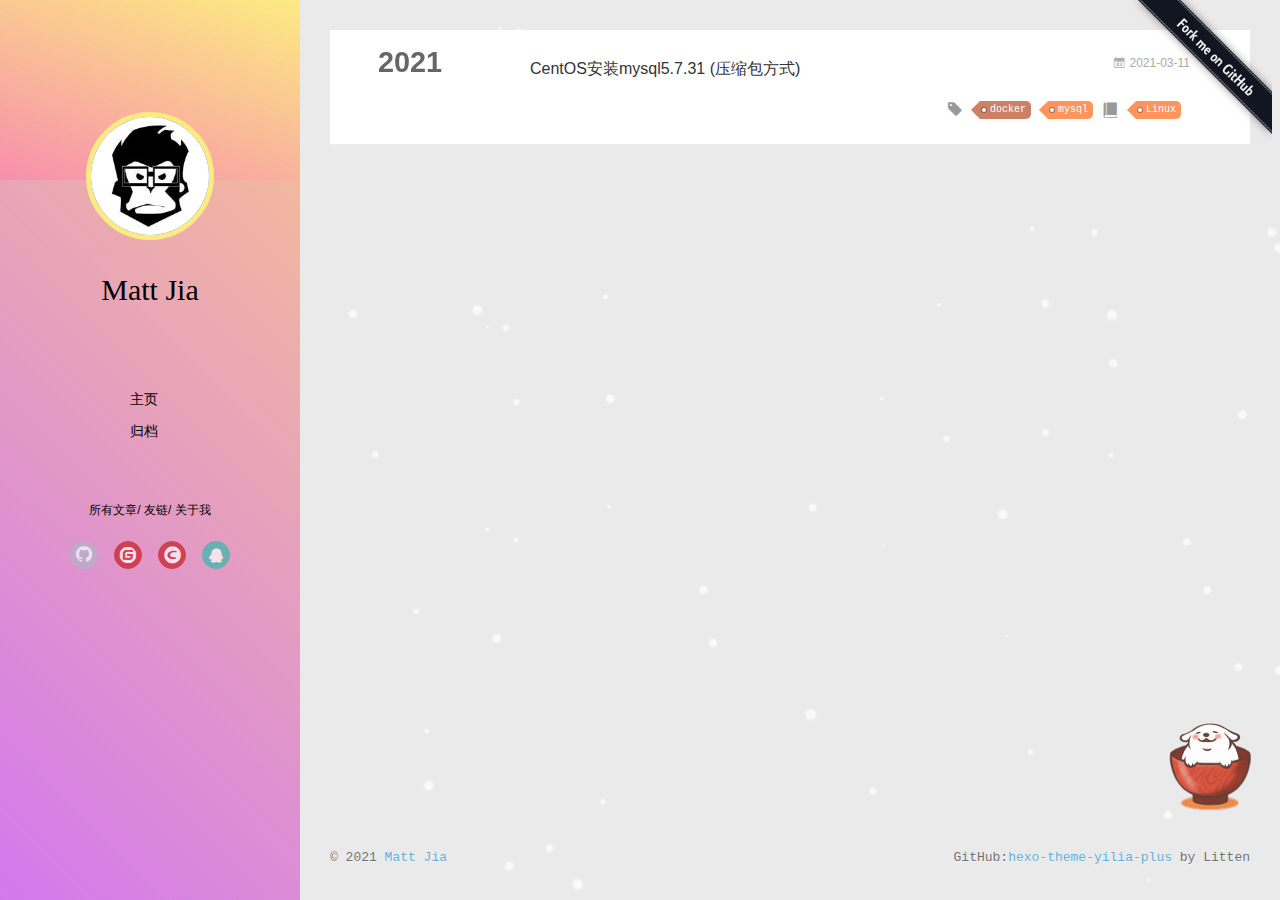
<file: tags/docker/index.html>
<!DOCTYPE html>
<html>
<head>
  <meta charset="utf-8">
  
  <meta name="renderer" content="webkit">
  <meta http-equiv="X-UA-Compatible" content="IE=edge" >
  <link rel="dns-prefetch" href="https://www.mattjia.cn">
  <title>Tag: docker | </title>
  <meta name="generator" content="hexo-theme-yilia-plus">
  <meta name="viewport" content="width=device-width, initial-scale=1, maximum-scale=1">
  
  <meta property="og:type" content="website">
<meta property="og:title">
<meta property="og:url" content="https://www.mattjia.cn/tags/docker/index.html">
<meta property="og:site_name">
<meta property="og:locale" content="zh_CN">
<meta property="article:author" content="Matt Jia">
<meta property="article:tag" content="JAVA,程序员,Spring,开发,博客">
<meta name="twitter:card" content="summary">
  
    <link rel="alternative" href="/atom.xml" title="" type="application/atom+xml">
  
  
    <link rel="icon" href="/img/favicon.ico">
  
  
  <link rel="stylesheet" type="text/css" href="/./main.a5fda8.css">
  <style type="text/css">
    
    #container.show {
      background: linear-gradient(to left top,#a0cfe4,#e8c37e);
    }
  </style>
  

  
<script>
var _hmt = _hmt || [];
(function() {
	var hm = document.createElement("script");
	hm.src = "https://hm.baidu.com/hm.js?067b104f2dec0d31a9424757e2a5aacc";
	var s = document.getElementsByTagName("script")[0]; 
	s.parentNode.insertBefore(hm, s);
})();
</script>


  
    
 	  <script src="/lib/clickLove.js"></script>
  
  

<script>
  (function () {
    var bp = document.createElement('script');
    var curProtocol = window.location.protocol.split(':')[0];
    if (curProtocol === 'https') {
      bp.src = 'https://zz.bdstatic.com/linksubmit/push.js';
    } else {
      bp.src = 'http://push.zhanzhang.baidu.com/push.js';
    }
    var s = document.getElementsByTagName("script")[0];
    s.parentNode.insertBefore(bp, s);
  })();

</script>



  

</head>

<body>
  <div id="container" q-class="show:isCtnShow">
    <canvas id="anm-canvas" class="anm-canvas"></canvas>
    <div class="left-col" q-class="show:isShow">
      


<div class="overlay" style="background: linear-gradient(200deg,#FDEB82,#F78FAD);"></div>
<div class="intrude-less">
	<header id="header" class="inner">
		<a href="/" class="profilepic">
			<img src="/img/head.jpg" class="js-avatar">
		</a>
		<hgroup>
			<h1 class="header-author"><a href="/">Matt Jia</a></h1>
		</hgroup>
		

		<nav class="header-menu">
			<ul>
			
				<li><a href="/" >主页</a></li>
			
				<li><a href="/archives" >归档</a></li>
			
			</ul>
		</nav>
		<nav class="header-smart-menu">
			
				
					<a q-on="click: openSlider(e, 'innerArchive')" href="javascript:void(0)">所有文章</a>
				
			
				
					<a q-on="click: openSlider(e, 'friends')" href="javascript:void(0)">友链</a>
				
			
				
					<a q-on="click: openSlider(e, 'aboutme')" href="javascript:void(0)">关于我</a>
				
			
		</nav>
		<nav class="header-nav">
			<div class="social">
				
					
						<a class="github" target="_blank" rel="noopener" href="https://github.com/HumorousPhilosopher" 
												title="GitHub" ><i class="icon-github"></i></a>
					
				
					
						<a class="gitee" target="_blank" rel="noopener" href="https://gitee.com/mattjia" 
												title="码云" ><i class="icon-gitee"></i></a>
					
				
					
						<a class="csdn" target="_blank" rel="noopener" href="https://blog.csdn.net/qq_37470552" 
												title="CSDN" ><i class="icon-csdn"></i></a>
					
				
					
						<a class="qq" href="tencent://message/?uin=812262134&Site=&Menu=yes" 
												title="QQ" ><i class="icon-qq"></i></a>
					
				
			</div>
		
		</nav>
	</header>		
</div>

    </div>
    <div class="mid-col" q-class="show:isShow,hide:isShow|isFalse">
      
      
      <a class="forkMe" style="position:absolute;z-index:999;top:0;right:0.5em;" 
        href="https://github.com/HumorousPhilosopher" target="_blank">
        <img src="/img/forkme.png"
          class="attachment-full size-full" alt="Fork me on GitHub" data-recalc-dims="1"></a>
      
      
<nav id="mobile-nav">
  	<div class="overlay js-overlay" style="background: linear-gradient(200deg,#FDEB82,#F78FAD)"></div>
	<div class="btnctn js-mobile-btnctn">
  		<div class="slider-trigger list" q-on="click: openSlider(e)"><i class="icon icon-sort"></i></div>
	</div>
	<div class="intrude-less">
		<header id="header" class="inner">
			<div class="profilepic">
				<a href="/">
					<img src="/img/head.jpg" class="js-avatar">
				</a>
			</div>
			<hgroup>
			  <h1 class="header-author js-header-author">Matt Jia</h1>
			</hgroup>
			
			
			
				
			
				
			
			
			
			<nav class="header-nav">
				<div class="social">
					
						
						<a class="github" target="_blank" 
							href="https://github.com/HumorousPhilosopher" title="GitHub"><i class="icon-github"></i></a>
						
					
						
						<a class="gitee" target="_blank" 
							href="https://gitee.com/mattjia" title="码云"><i class="icon-gitee"></i></a>
						
					
						
						<a class="csdn" target="_blank" 
							href="https://blog.csdn.net/qq_37470552" title="CSDN"><i class="icon-csdn"></i></a>
						
					
						
						<a class="qq" target="_blank" 
							href="tencent://message/?uin=812262134&Site=&Menu=yes" title="QQ"><i class="icon-qq"></i></a>
						
					
				</div>
			</nav>

			<nav class="header-menu js-header-menu">
				<ul style="width: 50%">
				
				
					<li style="width: 50%"><a href="/">主页</a></li>
		        
					<li style="width: 50%"><a href="/archives">归档</a></li>
		        
				</ul>
			</nav>
		</header>				
	</div>
	<div class="mobile-mask" style="display:none" q-show="isShow"></div>
</nav>

      <div id="wrapper" class="body-wrap">
        <div class="menu-l">
          <div class="canvas-wrap">
            <canvas data-colors="#eaeaea" data-sectionHeight="100" data-contentId="js-content" id="myCanvas1"
              class="anm-canvas"></canvas>
          </div>
          <div id="js-content" class="content-ll">
            
  
  
    
    
      
      
      <section class="archives-wrap">
        <div class="archive-year-wrap">
          <a href="/archives/2021" class="archive-year">2021</a>
        </div>
        <div class="archives">
    
    <article class="archive-article archive-type-post">
  <div class="archive-article-inner">
    <header class="archive-article-header">
      	<div class="article-meta">
	      	
<a href="/2021/03/11/CentOS%E5%AE%89%E8%A3%85mysql5-7-31-%E5%8E%8B%E7%BC%A9%E5%8C%85%E6%96%B9%E5%BC%8F/" class="archive-article-date">
        <time datetime="2021-03-11T13:04:00.000Z" itemprop="datePublished"><i class="icon-calendar icon"></i>2021-03-11</time>
</a>

        </div>
    	 
  
    <h1 itemprop="name">
	
	  <a class="archive-article-title" href="/2021/03/11/CentOS%E5%AE%89%E8%A3%85mysql5-7-31-%E5%8E%8B%E7%BC%A9%E5%8C%85%E6%96%B9%E5%BC%8F/">CentOS安装mysql5.7.31 (压缩包方式)</a>
	
    </h1>
  


        <div class="article-info info-on-right">
          
	<div class="article-tag tagcloud">
		<i class="icon-price-tags icon"></i>
		<ul class="article-tag-list">
			 
        		<li class="article-tag-list-item">
        			<a href="javascript:void(0)" class="js-tag article-tag-list-link color2">docker</a>
        		</li>
      		 
        		<li class="article-tag-list-item">
        			<a href="javascript:void(0)" class="js-tag article-tag-list-link color1">mysql</a>
        		</li>
      		
		</ul>
	</div>

          
	<div class="article-category tagcloud">
		<i class="icon-book icon"></i>
		<ul class="article-tag-list">
			 
        		<li class="article-tag-list-item">
        			<a href="/categories/Linux//" class="article-tag-list-link color1">Linux</a>
        		</li>
      		
		</ul>
	</div>


        </div>
        <div class="clearfix"></div>
    </header>
  </div>
</article>
  
  
    </div></section>
  

    


          </div>
        </div>
      </div>
      <footer id="footer">
  <div class="outer">
    <div id="footer-info">
    	<div class="footer-left">
    		&copy; 2021 <a href="https://www.mattjia.cn/" target="_blank">Matt Jia</a>
    	</div>
        <div class="footer-right">
			
			
      		GitHub:<a href="https://github.com/JoeyBling/hexo-theme-yilia-plus" target="_blank">hexo-theme-yilia-plus</a> by Litten
      	</div>
    </div>
  </div>
  
  
  
</footer>

    </div>
    <script>
	var yiliaConfig = {
		mathjax: false,
		isHome: false,
		isPost: false,
		isArchive: false,
		isTag: true,
		isCategory: false,
		open_in_new: false,
		toc_hide_index: true,
		root: "/",
		innerArchive: true,
		showTags: false
	}
</script>

<script>!function(r){function e(t){if(i[t])return i[t].exports;var n=i[t]={exports:{},id:t,loaded:!1};return r[t].call(n.exports,n,n.exports,e),n.loaded=!0,n.exports}var i={};e.m=r,e.c=i,e.p="./",e(0)}([function(t,n,r){r(208),t.exports=r(205)},function(t,n,r){var d=r(3),y=r(46),g=r(26),b=r(27),x=r(47),m="prototype",S=function(t,n,r){var e,i,o,u,c=t&S.F,f=t&S.G,a=t&S.S,s=t&S.P,l=t&S.B,h=f?d:a?d[n]||(d[n]={}):(d[n]||{})[m],v=f?y:y[n]||(y[n]={}),p=v[m]||(v[m]={});for(e in f&&(r=n),r)o=((i=!c&&h&&void 0!==h[e])?h:r)[e],u=l&&i?x(o,d):s&&"function"==typeof o?x(Function.call,o):o,h&&b(h,e,o,t&S.U),v[e]!=o&&g(v,e,u),s&&p[e]!=o&&(p[e]=o)};d.core=y,S.F=1,S.G=2,S.S=4,S.P=8,S.B=16,S.W=32,S.U=64,S.R=128,t.exports=S},function(t,n,r){var e=r(5);t.exports=function(t){if(!e(t))throw TypeError(t+" is not an object!");return t}},function(t,n){var r=t.exports="undefined"!=typeof window&&window.Math==Math?window:"undefined"!=typeof self&&self.Math==Math?self:Function("return this")();"number"==typeof __g&&(__g=r)},function(t,n){t.exports=function(t){try{return!!t()}catch(t){return!0}}},function(t,n){t.exports=function(t){return"object"==typeof t?null!==t:"function"==typeof t}},function(t,n){var r=t.exports="undefined"!=typeof window&&window.Math==Math?window:"undefined"!=typeof self&&self.Math==Math?self:Function("return this")();"number"==typeof __g&&(__g=r)},function(t,n,r){var e=r(118)("wks"),i=r(79),o=r(3).Symbol,u="function"==typeof o;(t.exports=function(t){return e[t]||(e[t]=u&&o[t]||(u?o:i)("Symbol."+t))}).store=e},function(t,n,r){var e=r(49),i=Math.min;t.exports=function(t){return 0<t?i(e(t),9007199254740991):0}},function(t,n){var r={}.hasOwnProperty;t.exports=function(t,n){return r.call(t,n)}},function(t,n,r){t.exports=!r(4)(function(){return 7!=Object.defineProperty({},"a",{get:function(){return 7}}).a})},function(t,n,r){var e=r(2),i=r(174),o=r(53),u=Object.defineProperty;n.f=r(10)?Object.defineProperty:function(t,n,r){if(e(t),n=o(n,!0),e(r),i)try{return u(t,n,r)}catch(t){}if("get"in r||"set"in r)throw TypeError("Accessors not supported!");return"value"in r&&(t[n]=r.value),t}},function(t,n,r){t.exports=!r(20)(function(){return 7!=Object.defineProperty({},"a",{get:function(){return 7}}).a})},function(t,n,r){var e=r(14),i=r(24);t.exports=r(12)?function(t,n,r){return e.f(t,n,i(1,r))}:function(t,n,r){return t[n]=r,t}},function(t,n,r){var e=r(22),i=r(60),o=r(42),u=Object.defineProperty;n.f=r(12)?Object.defineProperty:function(t,n,r){if(e(t),n=o(n,!0),e(r),i)try{return u(t,n,r)}catch(t){}if("get"in r||"set"in r)throw TypeError("Accessors not supported!");return"value"in r&&(t[n]=r.value),t}},function(t,n,r){var e=r(96),i=r(34);t.exports=function(t){return e(i(t))}},function(t,n,r){var e=r(40)("wks"),i=r(25),o=r(6).Symbol,u="function"==typeof o;(t.exports=function(t){return e[t]||(e[t]=u&&o[t]||(u?o:i)("Symbol."+t))}).store=e},function(t,n,r){var e=r(51);t.exports=function(t){return Object(e(t))}},function(t,n){t.exports=function(t){return"object"==typeof t?null!==t:"function"==typeof t}},function(t,n){var r=t.exports={version:"2.6.9"};"number"==typeof __e&&(__e=r)},function(t,n){t.exports=function(t){try{return!!t()}catch(t){return!0}}},function(t,n){t.exports=function(t){if("function"!=typeof t)throw TypeError(t+" is not a function!");return t}},function(t,n,r){var e=r(18);t.exports=function(t){if(!e(t))throw TypeError(t+" is not an object!");return t}},function(t,n){t.exports=!0},function(t,n){t.exports=function(t,n){return{enumerable:!(1&t),configurable:!(2&t),writable:!(4&t),value:n}}},function(t,n){var r=0,e=Math.random();t.exports=function(t){return"Symbol(".concat(void 0===t?"":t,")_",(++r+e).toString(36))}},function(t,n,r){var e=r(11),i=r(75);t.exports=r(10)?function(t,n,r){return e.f(t,n,i(1,r))}:function(t,n,r){return t[n]=r,t}},function(t,n,r){var o=r(3),u=r(26),c=r(30),f=r(79)("src"),e=r(219),i="toString",a=(""+e).split(i);r(46).inspectSource=function(t){return e.call(t)},(t.exports=function(t,n,r,e){var i="function"==typeof r;i&&(c(r,"name")||u(r,"name",n)),t[n]!==r&&(i&&(c(r,f)||u(r,f,t[n]?""+t[n]:a.join(String(n)))),t===o?t[n]=r:e?t[n]?t[n]=r:u(t,n,r):(delete t[n],u(t,n,r)))})(Function.prototype,i,function(){return"function"==typeof this&&this[f]||e.call(this)})},function(t,n,r){var e=r(1),i=r(4),u=r(51),c=/"/g,o=function(t,n,r,e){var i=String(u(t)),o="<"+n;return""!==r&&(o+=" "+r+'="'+String(e).replace(c,"&quot;")+'"'),o+">"+i+"</"+n+">"};t.exports=function(n,t){var r={};r[n]=t(o),e(e.P+e.F*i(function(){var t=""[n]('"');return t!==t.toLowerCase()||3<t.split('"').length}),"String",r)}},function(t,n,r){var e=r(65),i=r(35);t.exports=Object.keys||function(t){return e(t,i)}},function(t,n){var r={}.hasOwnProperty;t.exports=function(t,n){return r.call(t,n)}},function(t,n,r){var e=r(117),i=r(75),o=r(33),u=r(53),c=r(30),f=r(174),a=Object.getOwnPropertyDescriptor;n.f=r(10)?a:function(t,n){if(t=o(t),n=u(n,!0),f)try{return a(t,n)}catch(t){}if(c(t,n))return i(!e.f.call(t,n),t[n])}},function(t,n,r){var e=r(30),i=r(17),o=r(154)("IE_PROTO"),u=Object.prototype;t.exports=Object.getPrototypeOf||function(t){return t=i(t),e(t,o)?t[o]:"function"==typeof t.constructor&&t instanceof t.constructor?t.constructor.prototype:t instanceof Object?u:null}},function(t,n,r){var e=r(116),i=r(51);t.exports=function(t){return e(i(t))}},function(t,n){t.exports=function(t){if(null==t)throw TypeError("Can't call method on  "+t);return t}},function(t,n){t.exports="constructor,hasOwnProperty,isPrototypeOf,propertyIsEnumerable,toLocaleString,toString,valueOf".split(",")},function(t,n){t.exports={}},function(t,n){n.f={}.propertyIsEnumerable},function(t,n,r){var e=r(14).f,i=r(9),o=r(16)("toStringTag");t.exports=function(t,n,r){t&&!i(t=r?t:t.prototype,o)&&e(t,o,{configurable:!0,value:n})}},function(t,n,r){var e=r(40)("keys"),i=r(25);t.exports=function(t){return e[t]||(e[t]=i(t))}},function(t,n,r){var e=r(19),i=r(6),o="__core-js_shared__",u=i[o]||(i[o]={});(t.exports=function(t,n){return u[t]||(u[t]=void 0!==n?n:{})})("versions",[]).push({version:e.version,mode:r(23)?"pure":"global",copyright:"© 2019 Denis Pushkarev (zloirock.ru)"})},function(t,n){var r=Math.ceil,e=Math.floor;t.exports=function(t){return isNaN(t=+t)?0:(0<t?e:r)(t)}},function(t,n,r){var i=r(18);t.exports=function(t,n){if(!i(t))return t;var r,e;if(n&&"function"==typeof(r=t.toString)&&!i(e=r.call(t)))return e;if("function"==typeof(r=t.valueOf)&&!i(e=r.call(t)))return e;if(!n&&"function"==typeof(r=t.toString)&&!i(e=r.call(t)))return e;throw TypeError("Can't convert object to primitive value")}},function(t,n,r){var e=r(6),i=r(19),o=r(23),u=r(44),c=r(14).f;t.exports=function(t){var n=i.Symbol||(i.Symbol=o?{}:e.Symbol||{});"_"==t.charAt(0)||t in n||c(n,t,{value:u.f(t)})}},function(t,n,r){n.f=r(16)},function(t,n){var r={}.toString;t.exports=function(t){return r.call(t).slice(8,-1)}},function(t,n){var r=t.exports={version:"2.6.9"};"number"==typeof __e&&(__e=r)},function(t,n,r){var o=r(21);t.exports=function(e,i,t){if(o(e),void 0===i)return e;switch(t){case 1:return function(t){return e.call(i,t)};case 2:return function(t,n){return e.call(i,t,n)};case 3:return function(t,n,r){return e.call(i,t,n,r)}}return function(){return e.apply(i,arguments)}}},function(t,n,r){"use strict";var e=r(4);t.exports=function(t,n){return!!t&&e(function(){n?t.call(null,function(){},1):t.call(null)})}},function(t,n){var r=Math.ceil,e=Math.floor;t.exports=function(t){return isNaN(t=+t)?0:(0<t?e:r)(t)}},function(t,n,r){var x=r(47),m=r(116),S=r(17),w=r(8),e=r(138);t.exports=function(l,t){var h=1==l,v=2==l,p=3==l,d=4==l,y=6==l,g=5==l||y,b=t||e;return function(t,n,r){for(var e,i,o=S(t),u=m(o),c=x(n,r,3),f=w(u.length),a=0,s=h?b(t,f):v?b(t,0):void 0;a<f;a++)if((g||a in u)&&(i=c(e=u[a],a,o),l))if(h)s[a]=i;else if(i)switch(l){case 3:return!0;case 5:return e;case 6:return a;case 2:s.push(e)}else if(d)return!1;return y?-1:p||d?d:s}}},function(t,n){t.exports=function(t){if(null==t)throw TypeError("Can't call method on  "+t);return t}},function(t,n,r){var i=r(1),o=r(46),u=r(4);t.exports=function(t,n){var r=(o.Object||{})[t]||Object[t],e={};e[t]=n(r),i(i.S+i.F*u(function(){r(1)}),"Object",e)}},function(t,n,r){var i=r(5);t.exports=function(t,n){if(!i(t))return t;var r,e;if(n&&"function"==typeof(r=t.toString)&&!i(e=r.call(t)))return e;if("function"==typeof(r=t.valueOf)&&!i(e=r.call(t)))return e;if(!n&&"function"==typeof(r=t.toString)&&!i(e=r.call(t)))return e;throw TypeError("Can't convert object to primitive value")}},function(t,n,r){var d=r(6),y=r(19),g=r(93),b=r(13),x=r(9),m="prototype",S=function(t,n,r){var e,i,o,u=t&S.F,c=t&S.G,f=t&S.S,a=t&S.P,s=t&S.B,l=t&S.W,h=c?y:y[n]||(y[n]={}),v=h[m],p=c?d:f?d[n]:(d[n]||{})[m];for(e in c&&(r=n),r)(i=!u&&p&&void 0!==p[e])&&x(h,e)||(o=i?p[e]:r[e],h[e]=c&&"function"!=typeof p[e]?r[e]:s&&i?g(o,d):l&&p[e]==o?function(e){var t=function(t,n,r){if(this instanceof e){switch(arguments.length){case 0:return new e;case 1:return new e(t);case 2:return new e(t,n)}return new e(t,n,r)}return e.apply(this,arguments)};return t[m]=e[m],t}(o):a&&"function"==typeof o?g(Function.call,o):o,a&&((h.virtual||(h.virtual={}))[e]=o,t&S.R&&v&&!v[e]&&b(v,e,o)))};S.F=1,S.G=2,S.S=4,S.P=8,S.B=16,S.W=32,S.U=64,S.R=128,t.exports=S},function(t,n,r){var e=r(34);t.exports=function(t){return Object(e(t))}},function(t,n,r){var o=r(196),e=r(1),i=r(118)("metadata"),u=i.store||(i.store=new(r(200))),c=function(t,n,r){var e=u.get(t);if(!e){if(!r)return;u.set(t,e=new o)}var i=e.get(n);if(!i){if(!r)return;e.set(n,i=new o)}return i};t.exports={store:u,map:c,has:function(t,n,r){var e=c(n,r,!1);return void 0!==e&&e.has(t)},get:function(t,n,r){var e=c(n,r,!1);return void 0===e?void 0:e.get(t)},set:function(t,n,r,e){c(r,e,!0).set(t,n)},keys:function(t,n){var r=c(t,n,!1),e=[];return r&&r.forEach(function(t,n){e.push(n)}),e},key:function(t){return void 0===t||"symbol"==typeof t?t:String(t)},exp:function(t){e(e.S,"Reflect",t)}}},function(t,n,r){"use strict";if(r(10)){var g=r(68),b=r(3),x=r(4),m=r(1),S=r(132),e=r(159),h=r(47),w=r(70),i=r(75),_=r(26),o=r(76),u=r(49),O=r(8),E=r(194),c=r(78),f=r(53),a=r(30),M=r(81),P=r(5),v=r(17),p=r(145),j=r(72),F=r(32),A=r(73).f,d=r(161),s=r(79),l=r(7),y=r(50),I=r(120),L=r(119),N=r(162),T=r(82),k=r(125),R=r(77),C=r(137),D=r(166),G=r(11),W=r(31),U=G.f,V=W.f,B=b.RangeError,q=b.TypeError,z=b.Uint8Array,K="ArrayBuffer",H="Shared"+K,J="BYTES_PER_ELEMENT",$="prototype",Y=Array[$],X=e.ArrayBuffer,Q=e.DataView,Z=y(0),tt=y(2),nt=y(3),rt=y(4),et=y(5),it=y(6),ot=I(!0),ut=I(!1),ct=N.values,ft=N.keys,at=N.entries,st=Y.lastIndexOf,lt=Y.reduce,ht=Y.reduceRight,vt=Y.join,pt=Y.sort,dt=Y.slice,yt=Y.toString,gt=Y.toLocaleString,bt=l("iterator"),xt=l("toStringTag"),mt=s("typed_constructor"),St=s("def_constructor"),wt=S.CONSTR,_t=S.TYPED,Ot=S.VIEW,Et="Wrong length!",Mt=y(1,function(t,n){return It(L(t,t[St]),n)}),Pt=x(function(){return 1===new z(new Uint16Array([1]).buffer)[0]}),jt=!!z&&!!z[$].set&&x(function(){new z(1).set({})}),Ft=function(t,n){var r=u(t);if(r<0||r%n)throw B("Wrong offset!");return r},At=function(t){if(P(t)&&_t in t)return t;throw q(t+" is not a typed array!")},It=function(t,n){if(!(P(t)&&mt in t))throw q("It is not a typed array constructor!");return new t(n)},Lt=function(t,n){return Nt(L(t,t[St]),n)},Nt=function(t,n){for(var r=0,e=n.length,i=It(t,e);r<e;)i[r]=n[r++];return i},Tt=function(t,n,r){U(t,n,{get:function(){return this._d[r]}})},kt=function(t){var n,r,e,i,o,u,c=v(t),f=arguments.length,a=1<f?arguments[1]:void 0,s=void 0!==a,l=d(c);if(null!=l&&!p(l)){for(u=l.call(c),e=[],n=0;!(o=u.next()).done;n++)e.push(o.value);c=e}for(s&&2<f&&(a=h(a,arguments[2],2)),n=0,r=O(c.length),i=It(this,r);n<r;n++)i[n]=s?a(c[n],n):c[n];return i},Rt=function(){for(var t=0,n=arguments.length,r=It(this,n);t<n;)r[t]=arguments[t++];return r},Ct=!!z&&x(function(){gt.call(new z(1))}),Dt=function(){return gt.apply(Ct?dt.call(At(this)):At(this),arguments)},Gt={copyWithin:function(t,n){return D.call(At(this),t,n,2<arguments.length?arguments[2]:void 0)},every:function(t){return rt(At(this),t,1<arguments.length?arguments[1]:void 0)},fill:function(t){return C.apply(At(this),arguments)},filter:function(t){return Lt(this,tt(At(this),t,1<arguments.length?arguments[1]:void 0))},find:function(t){return et(At(this),t,1<arguments.length?arguments[1]:void 0)},findIndex:function(t){return it(At(this),t,1<arguments.length?arguments[1]:void 0)},forEach:function(t){Z(At(this),t,1<arguments.length?arguments[1]:void 0)},indexOf:function(t){return ut(At(this),t,1<arguments.length?arguments[1]:void 0)},includes:function(t){return ot(At(this),t,1<arguments.length?arguments[1]:void 0)},join:function(t){return vt.apply(At(this),arguments)},lastIndexOf:function(t){return st.apply(At(this),arguments)},map:function(t){return Mt(At(this),t,1<arguments.length?arguments[1]:void 0)},reduce:function(t){return lt.apply(At(this),arguments)},reduceRight:function(t){return ht.apply(At(this),arguments)},reverse:function(){for(var t,n=this,r=At(n).length,e=Math.floor(r/2),i=0;i<e;)t=n[i],n[i++]=n[--r],n[r]=t;return n},some:function(t){return nt(At(this),t,1<arguments.length?arguments[1]:void 0)},sort:function(t){return pt.call(At(this),t)},subarray:function(t,n){var r=At(this),e=r.length,i=c(t,e);return new(L(r,r[St]))(r.buffer,r.byteOffset+i*r.BYTES_PER_ELEMENT,O((void 0===n?e:c(n,e))-i))}},Wt=function(t,n){return Lt(this,dt.call(At(this),t,n))},Ut=function(t){At(this);var n=Ft(arguments[1],1),r=this.length,e=v(t),i=O(e.length),o=0;if(r<i+n)throw B(Et);for(;o<i;)this[n+o]=e[o++]},Vt={entries:function(){return at.call(At(this))},keys:function(){return ft.call(At(this))},values:function(){return ct.call(At(this))}},Bt=function(t,n){return P(t)&&t[_t]&&"symbol"!=typeof n&&n in t&&String(+n)==String(n)},qt=function(t,n){return Bt(t,n=f(n,!0))?i(2,t[n]):V(t,n)},zt=function(t,n,r){return!(Bt(t,n=f(n,!0))&&P(r)&&a(r,"value"))||a(r,"get")||a(r,"set")||r.configurable||a(r,"writable")&&!r.writable||a(r,"enumerable")&&!r.enumerable?U(t,n,r):(t[n]=r.value,t)};wt||(W.f=qt,G.f=zt),m(m.S+m.F*!wt,"Object",{getOwnPropertyDescriptor:qt,defineProperty:zt}),x(function(){yt.call({})})&&(yt=gt=function(){return vt.call(this)});var Kt=o({},Gt);o(Kt,Vt),_(Kt,bt,Vt.values),o(Kt,{slice:Wt,set:Ut,constructor:function(){},toString:yt,toLocaleString:Dt}),Tt(Kt,"buffer","b"),Tt(Kt,"byteOffset","o"),Tt(Kt,"byteLength","l"),Tt(Kt,"length","e"),U(Kt,xt,{get:function(){return this[_t]}}),t.exports=function(t,l,n,o){var h=t+((o=!!o)?"Clamped":"")+"Array",r="get"+t,u="set"+t,v=b[h],c=v||{},e=v&&F(v),i=!v||!S.ABV,f={},a=v&&v[$],p=function(t,i){U(t,i,{get:function(){return t=i,(n=this._d).v[r](t*l+n.o,Pt);var t,n},set:function(t){return n=i,r=t,e=this._d,o&&(r=(r=Math.round(r))<0?0:255<r?255:255&r),void e.v[u](n*l+e.o,r,Pt);var n,r,e},enumerable:!0})};i?(v=n(function(t,n,r,e){w(t,v,h,"_d");var i,o,u,c,f=0,a=0;if(P(n)){if(!(n instanceof X||(c=M(n))==K||c==H))return _t in n?Nt(v,n):kt.call(v,n);i=n,a=Ft(r,l);var s=n.byteLength;if(void 0===e){if(s%l)throw B(Et);if((o=s-a)<0)throw B(Et)}else if(s<(o=O(e)*l)+a)throw B(Et);u=o/l}else u=E(n),i=new X(o=u*l);for(_(t,"_d",{b:i,o:a,l:o,e:u,v:new Q(i)});f<u;)p(t,f++)}),a=v[$]=j(Kt),_(a,"constructor",v)):x(function(){v(1)})&&x(function(){new v(-1)})&&k(function(t){new v,new v(null),new v(1.5),new v(t)},!0)||(v=n(function(t,n,r,e){var i;return w(t,v,h),P(n)?n instanceof X||(i=M(n))==K||i==H?void 0!==e?new c(n,Ft(r,l),e):void 0!==r?new c(n,Ft(r,l)):new c(n):_t in n?Nt(v,n):kt.call(v,n):new c(E(n))}),Z(e!==Function.prototype?A(c).concat(A(e)):A(c),function(t){t in v||_(v,t,c[t])}),v[$]=a,g||(a.constructor=v));var s=a[bt],d=!!s&&("values"==s.name||null==s.name),y=Vt.values;_(v,mt,!0),_(a,_t,h),_(a,Ot,!0),_(a,St,v),(o?new v(1)[xt]==h:xt in a)||U(a,xt,{get:function(){return h}}),f[h]=v,m(m.G+m.W+m.F*(v!=c),f),m(m.S,h,{BYTES_PER_ELEMENT:l}),m(m.S+m.F*x(function(){c.of.call(v,1)}),h,{from:kt,of:Rt}),J in a||_(a,J,l),m(m.P,h,Gt),R(h),m(m.P+m.F*jt,h,{set:Ut}),m(m.P+m.F*!d,h,Vt),g||a.toString==yt||(a.toString=yt),m(m.P+m.F*x(function(){new v(1).slice()}),h,{slice:Wt}),m(m.P+m.F*(x(function(){return[1,2].toLocaleString()!=new v([1,2]).toLocaleString()})||!x(function(){a.toLocaleString.call([1,2])})),h,{toLocaleString:Dt}),T[h]=d?s:y,g||d||_(a,bt,y)}}else t.exports=function(){}},function(t,n){var r={}.toString;t.exports=function(t){return r.call(t).slice(8,-1)}},function(t,n,r){var e=r(18),i=r(6).document,o=e(i)&&e(i.createElement);t.exports=function(t){return o?i.createElement(t):{}}},function(t,n,r){t.exports=!r(12)&&!r(20)(function(){return 7!=Object.defineProperty(r(59)("div"),"a",{get:function(){return 7}}).a})},function(t,n,r){"use strict";var x=r(23),m=r(54),S=r(66),w=r(13),_=r(36),O=r(98),E=r(38),M=r(104),P=r(16)("iterator"),j=!([].keys&&"next"in[].keys()),F="values",A=function(){return this};t.exports=function(t,n,r,e,i,o,u){O(r,n,e);var c,f,a,s=function(t){if(!j&&t in p)return p[t];switch(t){case"keys":case F:return function(){return new r(this,t)}}return function(){return new r(this,t)}},l=n+" Iterator",h=i==F,v=!1,p=t.prototype,d=p[P]||p["@@iterator"]||i&&p[i],y=d||s(i),g=i?h?s("entries"):y:void 0,b="Array"==n&&p.entries||d;if(b&&((a=M(b.call(new t)))!==Object.prototype&&a.next&&(E(a,l,!0),x||"function"==typeof a[P]||w(a,P,A))),h&&d&&d.name!==F&&(v=!0,y=function(){return d.call(this)}),x&&!u||!j&&!v&&p[P]||w(p,P,y),_[n]=y,_[l]=A,i)if(c={values:h?y:s(F),keys:o?y:s("keys"),entries:g},u)for(f in c)f in p||S(p,f,c[f]);else m(m.P+m.F*(j||v),n,c);return c}},function(t,n,e){var i=e(22),o=e(101),u=e(35),c=e(39)("IE_PROTO"),f=function(){},a="prototype",s=function(){var t,n=e(59)("iframe"),r=u.length;for(n.style.display="none",e(95).appendChild(n),n.src="javascript:",(t=n.contentWindow.document).open(),t.write("<script>document.F=Object<\/script>"),t.close(),s=t.F;r--;)delete s[a][u[r]];return s()};t.exports=Object.create||function(t,n){var r;return null!==t?(f[a]=i(t),r=new f,f[a]=null,r[c]=t):r=s(),void 0===n?r:o(r,n)}},function(t,n,r){var e=r(65),i=r(35).concat("length","prototype");n.f=Object.getOwnPropertyNames||function(t){return e(t,i)}},function(t,n){n.f=Object.getOwnPropertySymbols},function(t,n,r){var u=r(9),c=r(15),f=r(92)(!1),a=r(39)("IE_PROTO");t.exports=function(t,n){var r,e=c(t),i=0,o=[];for(r in e)r!=a&&u(e,r)&&o.push(r);for(;n.length>i;)u(e,r=n[i++])&&(~f(o,r)||o.push(r));return o}},function(t,n,r){t.exports=r(13)},function(t,n,r){var e=r(7)("unscopables"),i=Array.prototype;null==i[e]&&r(26)(i,e,{}),t.exports=function(t){i[e][t]=!0}},function(t,n){t.exports=!1},function(t,n,r){var e=r(79)("meta"),i=r(5),o=r(30),u=r(11).f,c=0,f=Object.isExtensible||function(){return!0},a=!r(4)(function(){return f(Object.preventExtensions({}))}),s=function(t){u(t,e,{value:{i:"O"+ ++c,w:{}}})},l=t.exports={KEY:e,NEED:!1,fastKey:function(t,n){if(!i(t))return"symbol"==typeof t?t:("string"==typeof t?"S":"P")+t;if(!o(t,e)){if(!f(t))return"F";if(!n)return"E";s(t)}return t[e].i},getWeak:function(t,n){if(!o(t,e)){if(!f(t))return!0;if(!n)return!1;s(t)}return t[e].w},onFreeze:function(t){return a&&l.NEED&&f(t)&&!o(t,e)&&s(t),t}}},function(t,n){t.exports=function(t,n,r,e){if(!(t instanceof n)||void 0!==e&&e in t)throw TypeError(r+": incorrect invocation!");return t}},function(t,n,r){var h=r(47),v=r(177),p=r(145),d=r(2),y=r(8),g=r(161),b={},x={};(n=t.exports=function(t,n,r,e,i){var o,u,c,f,a=i?function(){return t}:g(t),s=h(r,e,n?2:1),l=0;if("function"!=typeof a)throw TypeError(t+" is not iterable!");if(p(a)){for(o=y(t.length);l<o;l++)if((f=n?s(d(u=t[l])[0],u[1]):s(t[l]))===b||f===x)return f}else for(c=a.call(t);!(u=c.next()).done;)if((f=v(c,s,u.value,n))===b||f===x)return f}).BREAK=b,n.RETURN=x},function(t,n,e){var i=e(2),o=e(183),u=e(141),c=e(154)("IE_PROTO"),f=function(){},a="prototype",s=function(){var t,n=e(140)("iframe"),r=u.length;for(n.style.display="none",e(143).appendChild(n),n.src="javascript:",(t=n.contentWindow.document).open(),t.write("<script>document.F=Object<\/script>"),t.close(),s=t.F;r--;)delete s[a][u[r]];return s()};t.exports=Object.create||function(t,n){var r;return null!==t?(f[a]=i(t),r=new f,f[a]=null,r[c]=t):r=s(),void 0===n?r:o(r,n)}},function(t,n,r){var e=r(185),i=r(141).concat("length","prototype");n.f=Object.getOwnPropertyNames||function(t){return e(t,i)}},function(t,n,r){var e=r(185),i=r(141);t.exports=Object.keys||function(t){return e(t,i)}},function(t,n){t.exports=function(t,n){return{enumerable:!(1&t),configurable:!(2&t),writable:!(4&t),value:n}}},function(t,n,r){var i=r(27);t.exports=function(t,n,r){for(var e in n)i(t,e,n[e],r);return t}},function(t,n,r){"use strict";var e=r(3),i=r(11),o=r(10),u=r(7)("species");t.exports=function(t){var n=e[t];o&&n&&!n[u]&&i.f(n,u,{configurable:!0,get:function(){return this}})}},function(t,n,r){var e=r(49),i=Math.max,o=Math.min;t.exports=function(t,n){return(t=e(t))<0?i(t+n,0):o(t,n)}},function(t,n){var r=0,e=Math.random();t.exports=function(t){return"Symbol(".concat(void 0===t?"":t,")_",(++r+e).toString(36))}},function(t,n,r){var e=r(5);t.exports=function(t,n){if(!e(t)||t._t!==n)throw TypeError("Incompatible receiver, "+n+" required!");return t}},function(t,n,r){var i=r(45),o=r(7)("toStringTag"),u="Arguments"==i(function(){return arguments}());t.exports=function(t){var n,r,e;return void 0===t?"Undefined":null===t?"Null":"string"==typeof(r=function(t,n){try{return t[n]}catch(t){}}(n=Object(t),o))?r:u?i(n):"Object"==(e=i(n))&&"function"==typeof n.callee?"Arguments":e}},function(t,n){t.exports={}},function(t,n,r){var e=r(11).f,i=r(30),o=r(7)("toStringTag");t.exports=function(t,n,r){t&&!i(t=r?t:t.prototype,o)&&e(t,o,{configurable:!0,value:n})}},function(t,n,r){var u=r(1),e=r(51),c=r(4),f=r(157),i="["+f+"]",o=RegExp("^"+i+i+"*"),a=RegExp(i+i+"*$"),s=function(t,n,r){var e={},i=c(function(){return!!f[t]()||"​"!="​"[t]()}),o=e[t]=i?n(l):f[t];r&&(e[r]=o),u(u.P+u.F*i,"String",e)},l=s.trim=function(t,n){return t=String(e(t)),1&n&&(t=t.replace(o,"")),2&n&&(t=t.replace(a,"")),t};t.exports=s},function(t,n,r){t.exports={default:r(88),__esModule:!0}},function(t,n,r){t.exports={default:r(89),__esModule:!0}},function(t,n,r){"use strict";function e(t){return t&&t.__esModule?t:{default:t}}n.__esModule=!0;var i=e(r(86)),o=e(r(85)),u="function"==typeof o.default&&"symbol"==typeof i.default?function(t){return typeof t}:function(t){return t&&"function"==typeof o.default&&t.constructor===o.default&&t!==o.default.prototype?"symbol":typeof t};n.default="function"==typeof o.default&&"symbol"===u(i.default)?function(t){return void 0===t?"undefined":u(t)}:function(t){return t&&"function"==typeof o.default&&t.constructor===o.default&&t!==o.default.prototype?"symbol":void 0===t?"undefined":u(t)}},function(t,n,r){r(111),r(109),r(112),r(113),t.exports=r(19).Symbol},function(t,n,r){r(110),r(114),t.exports=r(44).f("iterator")},function(t,n){t.exports=function(t){if("function"!=typeof t)throw TypeError(t+" is not a function!");return t}},function(t,n){t.exports=function(){}},function(t,n,r){var f=r(15),a=r(107),s=r(106);t.exports=function(c){return function(t,n,r){var e,i=f(t),o=a(i.length),u=s(r,o);if(c&&n!=n){for(;u<o;)if((e=i[u++])!=e)return!0}else for(;u<o;u++)if((c||u in i)&&i[u]===n)return c||u||0;return!c&&-1}}},function(t,n,r){var o=r(90);t.exports=function(e,i,t){if(o(e),void 0===i)return e;switch(t){case 1:return function(t){return e.call(i,t)};case 2:return function(t,n){return e.call(i,t,n)};case 3:return function(t,n,r){return e.call(i,t,n,r)}}return function(){return e.apply(i,arguments)}}},function(t,n,r){var c=r(29),f=r(64),a=r(37);t.exports=function(t){var n=c(t),r=f.f;if(r)for(var e,i=r(t),o=a.f,u=0;i.length>u;)o.call(t,e=i[u++])&&n.push(e);return n}},function(t,n,r){var e=r(6).document;t.exports=e&&e.documentElement},function(t,n,r){var e=r(58);t.exports=Object("z").propertyIsEnumerable(0)?Object:function(t){return"String"==e(t)?t.split(""):Object(t)}},function(t,n,r){var e=r(58);t.exports=Array.isArray||function(t){return"Array"==e(t)}},function(t,n,r){"use strict";var e=r(62),i=r(24),o=r(38),u={};r(13)(u,r(16)("iterator"),function(){return this}),t.exports=function(t,n,r){t.prototype=e(u,{next:i(1,r)}),o(t,n+" Iterator")}},function(t,n){t.exports=function(t,n){return{value:n,done:!!t}}},function(t,n,r){var e=r(25)("meta"),i=r(18),o=r(9),u=r(14).f,c=0,f=Object.isExtensible||function(){return!0},a=!r(20)(function(){return f(Object.preventExtensions({}))}),s=function(t){u(t,e,{value:{i:"O"+ ++c,w:{}}})},l=t.exports={KEY:e,NEED:!1,fastKey:function(t,n){if(!i(t))return"symbol"==typeof t?t:("string"==typeof t?"S":"P")+t;if(!o(t,e)){if(!f(t))return"F";if(!n)return"E";s(t)}return t[e].i},getWeak:function(t,n){if(!o(t,e)){if(!f(t))return!0;if(!n)return!1;s(t)}return t[e].w},onFreeze:function(t){return a&&l.NEED&&f(t)&&!o(t,e)&&s(t),t}}},function(t,n,r){var u=r(14),c=r(22),f=r(29);t.exports=r(12)?Object.defineProperties:function(t,n){c(t);for(var r,e=f(n),i=e.length,o=0;o<i;)u.f(t,r=e[o++],n[r]);return t}},function(t,n,r){var e=r(37),i=r(24),o=r(15),u=r(42),c=r(9),f=r(60),a=Object.getOwnPropertyDescriptor;n.f=r(12)?a:function(t,n){if(t=o(t),n=u(n,!0),f)try{return a(t,n)}catch(t){}if(c(t,n))return i(!e.f.call(t,n),t[n])}},function(t,n,r){var e=r(15),i=r(63).f,o={}.toString,u="object"==typeof window&&window&&Object.getOwnPropertyNames?Object.getOwnPropertyNames(window):[];t.exports.f=function(t){return u&&"[object Window]"==o.call(t)?function(t){try{return i(t)}catch(t){return u.slice()}}(t):i(e(t))}},function(t,n,r){var e=r(9),i=r(55),o=r(39)("IE_PROTO"),u=Object.prototype;t.exports=Object.getPrototypeOf||function(t){return t=i(t),e(t,o)?t[o]:"function"==typeof t.constructor&&t instanceof t.constructor?t.constructor.prototype:t instanceof Object?u:null}},function(t,n,r){var f=r(41),a=r(34);t.exports=function(c){return function(t,n){var r,e,i=String(a(t)),o=f(n),u=i.length;return o<0||u<=o?c?"":void 0:(r=i.charCodeAt(o))<55296||56319<r||o+1===u||(e=i.charCodeAt(o+1))<56320||57343<e?c?i.charAt(o):r:c?i.slice(o,o+2):e-56320+(r-55296<<10)+65536}}},function(t,n,r){var e=r(41),i=Math.max,o=Math.min;t.exports=function(t,n){return(t=e(t))<0?i(t+n,0):o(t,n)}},function(t,n,r){var e=r(41),i=Math.min;t.exports=function(t){return 0<t?i(e(t),9007199254740991):0}},function(t,n,r){"use strict";var e=r(91),i=r(99),o=r(36),u=r(15);t.exports=r(61)(Array,"Array",function(t,n){this._t=u(t),this._i=0,this._k=n},function(){var t=this._t,n=this._k,r=this._i++;return!t||r>=t.length?(this._t=void 0,i(1)):i(0,"keys"==n?r:"values"==n?t[r]:[r,t[r]])},"values"),o.Arguments=o.Array,e("keys"),e("values"),e("entries")},function(t,n){},function(t,n,r){"use strict";var e=r(105)(!0);r(61)(String,"String",function(t){this._t=String(t),this._i=0},function(){var t,n=this._t,r=this._i;return r>=n.length?{value:void 0,done:!0}:(t=e(n,r),this._i+=t.length,{value:t,done:!1})})},function(t,n,r){"use strict";var e=r(6),u=r(9),i=r(12),o=r(54),c=r(66),f=r(100).KEY,a=r(20),s=r(40),l=r(38),h=r(25),v=r(16),p=r(44),d=r(43),y=r(94),g=r(97),b=r(22),x=r(18),m=r(55),S=r(15),w=r(42),_=r(24),O=r(62),E=r(103),M=r(102),P=r(64),j=r(14),F=r(29),A=M.f,I=j.f,L=E.f,N=e.Symbol,T=e.JSON,k=T&&T.stringify,R="prototype",C=v("_hidden"),D=v("toPrimitive"),G={}.propertyIsEnumerable,W=s("symbol-registry"),U=s("symbols"),V=s("op-symbols"),B=Object[R],q="function"==typeof N&&!!P.f,z=e.QObject,K=!z||!z[R]||!z[R].findChild,H=i&&a(function(){return 7!=O(I({},"a",{get:function(){return I(this,"a",{value:7}).a}})).a})?function(t,n,r){var e=A(B,n);e&&delete B[n],I(t,n,r),e&&t!==B&&I(B,n,e)}:I,J=function(t){var n=U[t]=O(N[R]);return n._k=t,n},$=q&&"symbol"==typeof N.iterator?function(t){return"symbol"==typeof t}:function(t){return t instanceof N},Y=function(t,n,r){return t===B&&Y(V,n,r),b(t),n=w(n,!0),b(r),u(U,n)?(r.enumerable?(u(t,C)&&t[C][n]&&(t[C][n]=!1),r=O(r,{enumerable:_(0,!1)})):(u(t,C)||I(t,C,_(1,{})),t[C][n]=!0),H(t,n,r)):I(t,n,r)},X=function(t,n){b(t);for(var r,e=y(n=S(n)),i=0,o=e.length;i<o;)Y(t,r=e[i++],n[r]);return t},Q=function(t){var n=G.call(this,t=w(t,!0));return!(this===B&&u(U,t)&&!u(V,t))&&(!(n||!u(this,t)||!u(U,t)||u(this,C)&&this[C][t])||n)},Z=function(t,n){if(t=S(t),n=w(n,!0),t!==B||!u(U,n)||u(V,n)){var r=A(t,n);return!r||!u(U,n)||u(t,C)&&t[C][n]||(r.enumerable=!0),r}},tt=function(t){for(var n,r=L(S(t)),e=[],i=0;r.length>i;)u(U,n=r[i++])||n==C||n==f||e.push(n);return e},nt=function(t){for(var n,r=t===B,e=L(r?V:S(t)),i=[],o=0;e.length>o;)!u(U,n=e[o++])||r&&!u(B,n)||i.push(U[n]);return i};q||(c((N=function(){if(this instanceof N)throw TypeError("Symbol is not a constructor!");var n=h(0<arguments.length?arguments[0]:void 0),r=function(t){this===B&&r.call(V,t),u(this,C)&&u(this[C],n)&&(this[C][n]=!1),H(this,n,_(1,t))};return i&&K&&H(B,n,{configurable:!0,set:r}),J(n)})[R],"toString",function(){return this._k}),M.f=Z,j.f=Y,r(63).f=E.f=tt,r(37).f=Q,P.f=nt,i&&!r(23)&&c(B,"propertyIsEnumerable",Q,!0),p.f=function(t){return J(v(t))}),o(o.G+o.W+o.F*!q,{Symbol:N});for(var rt="hasInstance,isConcatSpreadable,iterator,match,replace,search,species,split,toPrimitive,toStringTag,unscopables".split(","),et=0;rt.length>et;)v(rt[et++]);for(var it=F(v.store),ot=0;it.length>ot;)d(it[ot++]);o(o.S+o.F*!q,"Symbol",{for:function(t){return u(W,t+="")?W[t]:W[t]=N(t)},keyFor:function(t){if(!$(t))throw TypeError(t+" is not a symbol!");for(var n in W)if(W[n]===t)return n},useSetter:function(){K=!0},useSimple:function(){K=!1}}),o(o.S+o.F*!q,"Object",{create:function(t,n){return void 0===n?O(t):X(O(t),n)},defineProperty:Y,defineProperties:X,getOwnPropertyDescriptor:Z,getOwnPropertyNames:tt,getOwnPropertySymbols:nt});var ut=a(function(){P.f(1)});o(o.S+o.F*ut,"Object",{getOwnPropertySymbols:function(t){return P.f(m(t))}}),T&&o(o.S+o.F*(!q||a(function(){var t=N();return"[null]"!=k([t])||"{}"!=k({a:t})||"{}"!=k(Object(t))})),"JSON",{stringify:function(t){for(var n,r,e=[t],i=1;arguments.length>i;)e.push(arguments[i++]);if(r=n=e[1],(x(n)||void 0!==t)&&!$(t))return g(n)||(n=function(t,n){if("function"==typeof r&&(n=r.call(this,t,n)),!$(n))return n}),e[1]=n,k.apply(T,e)}}),N[R][D]||r(13)(N[R],D,N[R].valueOf),l(N,"Symbol"),l(Math,"Math",!0),l(e.JSON,"JSON",!0)},function(t,n,r){r(43)("asyncIterator")},function(t,n,r){r(43)("observable")},function(t,n,r){r(108);for(var e=r(6),i=r(13),o=r(36),u=r(16)("toStringTag"),c="CSSRuleList,CSSStyleDeclaration,CSSValueList,ClientRectList,DOMRectList,DOMStringList,DOMTokenList,DataTransferItemList,FileList,HTMLAllCollection,HTMLCollection,HTMLFormElement,HTMLSelectElement,MediaList,MimeTypeArray,NamedNodeMap,NodeList,PaintRequestList,Plugin,PluginArray,SVGLengthList,SVGNumberList,SVGPathSegList,SVGPointList,SVGStringList,SVGTransformList,SourceBufferList,StyleSheetList,TextTrackCueList,TextTrackList,TouchList".split(","),f=0;f<c.length;f++){var a=c[f],s=e[a],l=s&&s.prototype;l&&!l[u]&&i(l,u,a),o[a]=o.Array}},function(t,n,r){"use strict";var e=r(2);t.exports=function(){var t=e(this),n="";return t.global&&(n+="g"),t.ignoreCase&&(n+="i"),t.multiline&&(n+="m"),t.unicode&&(n+="u"),t.sticky&&(n+="y"),n}},function(t,n,r){var e=r(45);t.exports=Object("z").propertyIsEnumerable(0)?Object:function(t){return"String"==e(t)?t.split(""):Object(t)}},function(t,n){n.f={}.propertyIsEnumerable},function(t,n,r){var e=r(46),i=r(3),o="__core-js_shared__",u=i[o]||(i[o]={});(t.exports=function(t,n){return u[t]||(u[t]=void 0!==n?n:{})})("versions",[]).push({version:e.version,mode:r(68)?"pure":"global",copyright:"© 2019 Denis Pushkarev (zloirock.ru)"})},function(t,n,r){var i=r(2),o=r(21),u=r(7)("species");t.exports=function(t,n){var r,e=i(t).constructor;return void 0===e||null==(r=i(e)[u])?n:o(r)}},function(t,n,r){var f=r(33),a=r(8),s=r(78);t.exports=function(c){return function(t,n,r){var e,i=f(t),o=a(i.length),u=s(r,o);if(c&&n!=n){for(;u<o;)if((e=i[u++])!=e)return!0}else for(;u<o;u++)if((c||u in i)&&i[u]===n)return c||u||0;return!c&&-1}}},function(t,n,r){"use strict";var g=r(3),b=r(1),x=r(27),m=r(76),S=r(69),w=r(71),_=r(70),O=r(5),E=r(4),M=r(125),P=r(83),j=r(144);t.exports=function(e,t,n,r,i,o){var u=g[e],c=u,f=i?"set":"add",a=c&&c.prototype,s={},l=function(t){var r=a[t];x(a,t,"delete"==t?function(t){return!(o&&!O(t))&&r.call(this,0===t?0:t)}:"has"==t?function(t){return!(o&&!O(t))&&r.call(this,0===t?0:t)}:"get"==t?function(t){return o&&!O(t)?void 0:r.call(this,0===t?0:t)}:"add"==t?function(t){return r.call(this,0===t?0:t),this}:function(t,n){return r.call(this,0===t?0:t,n),this})};if("function"==typeof c&&(o||a.forEach&&!E(function(){(new c).entries().next()}))){var h=new c,v=h[f](o?{}:-0,1)!=h,p=E(function(){h.has(1)}),d=M(function(t){new c(t)}),y=!o&&E(function(){for(var t=new c,n=5;n--;)t[f](n,n);return!t.has(-0)});d||(((c=t(function(t,n){_(t,c,e);var r=j(new u,t,c);return null!=n&&w(n,i,r[f],r),r})).prototype=a).constructor=c),(p||y)&&(l("delete"),l("has"),i&&l("get")),(y||v)&&l(f),o&&a.clear&&delete a.clear}else c=r.getConstructor(t,e,i,f),m(c.prototype,n),S.NEED=!0;return P(c,e),s[e]=c,b(b.G+b.W+b.F*(c!=u),s),o||r.setStrong(c,e,i),c}},function(t,n,r){"use strict";r(197);var s=r(27),l=r(26),h=r(4),v=r(51),p=r(7),d=r(152),y=p("species"),g=!h(function(){var t=/./;return t.exec=function(){var t=[];return t.groups={a:"7"},t},"7"!=="".replace(t,"$<a>")}),b=function(){var t=/(?:)/,n=t.exec;t.exec=function(){return n.apply(this,arguments)};var r="ab".split(t);return 2===r.length&&"a"===r[0]&&"b"===r[1]}();t.exports=function(r,t,n){var e=p(r),o=!h(function(){var t={};return t[e]=function(){return 7},7!=""[r](t)}),i=o?!h(function(){var t=!1,n=/a/;return n.exec=function(){return t=!0,null},"split"===r&&(n.constructor={},n.constructor[y]=function(){return n}),n[e](""),!t}):void 0;if(!o||!i||"replace"===r&&!g||"split"===r&&!b){var u=/./[e],c=n(v,e,""[r],function(t,n,r,e,i){return n.exec===d?o&&!i?{done:!0,value:u.call(n,r,e)}:{done:!0,value:t.call(r,n,e)}:{done:!1}}),f=c[0],a=c[1];s(String.prototype,r,f),l(RegExp.prototype,e,2==t?function(t,n){return a.call(t,this,n)}:function(t){return a.call(t,this)})}}},function(t,n,r){var e=r(45);t.exports=Array.isArray||function(t){return"Array"==e(t)}},function(t,n,r){var e=r(5),i=r(45),o=r(7)("match");t.exports=function(t){var n;return e(t)&&(void 0!==(n=t[o])?!!n:"RegExp"==i(t))}},function(t,n,r){var o=r(7)("iterator"),u=!1;try{var e=[7][o]();e.return=function(){u=!0},Array.from(e,function(){throw 2})}catch(t){}t.exports=function(t,n){if(!n&&!u)return!1;var r=!1;try{var e=[7],i=e[o]();i.next=function(){return{done:r=!0}},e[o]=function(){return i},t(e)}catch(t){}return r}},function(t,n,r){"use strict";t.exports=r(68)||!r(4)(function(){var t=Math.random();__defineSetter__.call(null,t,function(){}),delete r(3)[t]})},function(t,n){n.f=Object.getOwnPropertySymbols},function(t,n,r){"use strict";var i=r(81),o=RegExp.prototype.exec;t.exports=function(t,n){var r=t.exec;if("function"==typeof r){var e=r.call(t,n);if("object"!=typeof e)throw new TypeError("RegExp exec method returned something other than an Object or null");return e}if("RegExp"!==i(t))throw new TypeError("RegExp#exec called on incompatible receiver");return o.call(t,n)}},function(t,n,r){"use strict";var e=r(1),u=r(21),c=r(47),f=r(71);t.exports=function(t){e(e.S,t,{from:function(t){var n,r,e,i,o=arguments[1];return u(this),(n=void 0!==o)&&u(o),null==t?new this:(r=[],n?(e=0,i=c(o,arguments[2],2),f(t,!1,function(t){r.push(i(t,e++))})):f(t,!1,r.push,r),new this(r))}})}},function(t,n,r){"use strict";var e=r(1);t.exports=function(t){e(e.S,t,{of:function(){for(var t=arguments.length,n=new Array(t);t--;)n[t]=arguments[t];return new this(n)}})}},function(t,n,r){var f=r(49),a=r(51);t.exports=function(c){return function(t,n){var r,e,i=String(a(t)),o=f(n),u=i.length;return o<0||u<=o?c?"":void 0:(r=i.charCodeAt(o))<55296||56319<r||o+1===u||(e=i.charCodeAt(o+1))<56320||57343<e?c?i.charAt(o):r:c?i.slice(o,o+2):e-56320+(r-55296<<10)+65536}}},function(t,n,r){for(var e,i=r(3),o=r(26),u=r(79),c=u("typed_array"),f=u("view"),a=!(!i.ArrayBuffer||!i.DataView),s=a,l=0,h="Int8Array,Uint8Array,Uint8ClampedArray,Int16Array,Uint16Array,Int32Array,Uint32Array,Float32Array,Float64Array".split(",");l<9;)(e=i[h[l++]])?(o(e.prototype,c,!0),o(e.prototype,f,!0)):s=!1;t.exports={ABV:a,CONSTR:s,TYPED:c,VIEW:f}},function(t,n,r){var e=r(3).navigator;t.exports=e&&e.userAgent||""},function(t,n){"use strict";var r,e={versions:(r=window.navigator.userAgent,{trident:-1<r.indexOf("Trident"),presto:-1<r.indexOf("Presto"),webKit:-1<r.indexOf("AppleWebKit"),gecko:-1<r.indexOf("Gecko")&&-1==r.indexOf("KHTML"),mobile:!!r.match(/AppleWebKit.*Mobile.*/),ios:!!r.match(/\(i[^;]+;( U;)? CPU.+Mac OS X/),android:-1<r.indexOf("Android")||-1<r.indexOf("Linux"),iPhone:-1<r.indexOf("iPhone")||-1<r.indexOf("Mac"),iPad:-1<r.indexOf("iPad"),webApp:-1==r.indexOf("Safari"),weixin:-1==r.indexOf("MicroMessenger")})};t.exports=e},function(t,n,r){"use strict";var e,i=r(87),l=(e=i)&&e.__esModule?e:{default:e},h=function(){function n(t,n,r){return n||r?String.fromCharCode(n||r):o[t]||t}function r(t){return s[t]}var e=/&quot;|&lt;|&gt;|&amp;|&nbsp;|&apos;|&#(\d+);|&#(\d+)/g,i=/['<> "&]/g,o={"&quot;":'"',"&lt;":"<","&gt;":">","&amp;":"&","&nbsp;":" "},u=/\u00a0/g,c=/<br\s*\/?>/gi,f=/\r?\n/g,a=/\s/g,s={};for(var t in o)s[o[t]]=t;return o["&apos;"]="'",s["'"]="&#39;",{encode:function(t){return t?(""+t).replace(i,r).replace(f,"<br/>").replace(a,"&nbsp;"):""},decode:function(t){return t?(""+t).replace(c,"\n").replace(e,n).replace(u," "):""},encodeBase16:function(t){if(!t)return t;for(var n=[],r=0,e=(t+="").length;r<e;r++)n.push(t.charCodeAt(r).toString(16).toUpperCase());return n.join("")},encodeBase16forJSON:function(t){if(!t)return t;for(var n=[],r=0,e=(t=t.replace(/[\u4E00-\u9FBF]/gi,function(t){return escape(t).replace("%u","\\u")})).length;r<e;r++)n.push(t.charCodeAt(r).toString(16).toUpperCase());return n.join("")},decodeBase16:function(t){if(!t)return t;for(var n=[],r=0,e=(t+="").length;r<e;r+=2)n.push(String.fromCharCode("0x"+t.slice(r,r+2)));return n.join("")},encodeObject:function(t){if(t instanceof Array)for(var n=0,r=t.length;n<r;n++)t[n]=h.encodeObject(t[n]);else if("object"==(void 0===t?"undefined":(0,l.default)(t)))for(var e in t)t[e]=h.encodeObject(t[e]);else if("string"==typeof t)return h.encode(t);return t},loadScript:function(t){var n=document.createElement("script");document.getElementsByTagName("body")[0].appendChild(n),n.setAttribute("src",t)},addLoadEvent:function(t){var n=window.onload;"function"!=typeof window.onload?window.onload=t:window.onload=function(){n(),t()}}}}();t.exports=h},function(t,n,r){"use strict";var e=r(131)(!0);t.exports=function(t,n,r){return n+(r?e(t,n).length:1)}},function(t,n,r){"use strict";var c=r(17),f=r(78),a=r(8);t.exports=function(t){for(var n=c(this),r=a(n.length),e=arguments.length,i=f(1<e?arguments[1]:void 0,r),o=2<e?arguments[2]:void 0,u=void 0===o?r:f(o,r);i<u;)n[i++]=t;return n}},function(t,n,r){var e=r(215);t.exports=function(t,n){return new(e(t))(n)}},function(t,n,r){"use strict";var e=r(11),i=r(75);t.exports=function(t,n,r){n in t?e.f(t,n,i(0,r)):t[n]=r}},function(t,n,r){var e=r(5),i=r(3).document,o=e(i)&&e(i.createElement);t.exports=function(t){return o?i.createElement(t):{}}},function(t,n){t.exports="constructor,hasOwnProperty,isPrototypeOf,propertyIsEnumerable,toLocaleString,toString,valueOf".split(",")},function(t,n,r){var e=r(7)("match");t.exports=function(n){var r=/./;try{"/./"[n](r)}catch(t){try{return r[e]=!1,!"/./"[n](r)}catch(n){}}return!0}},function(t,n,r){var e=r(3).document;t.exports=e&&e.documentElement},function(t,n,r){var o=r(5),u=r(153).set;t.exports=function(t,n,r){var e,i=n.constructor;return i!==r&&"function"==typeof i&&(e=i.prototype)!==r.prototype&&o(e)&&u&&u(t,e),t}},function(t,n,r){var e=r(82),i=r(7)("iterator"),o=Array.prototype;t.exports=function(t){return void 0!==t&&(e.Array===t||o[i]===t)}},function(t,n,r){"use strict";var e=r(72),i=r(75),o=r(83),u={};r(26)(u,r(7)("iterator"),function(){return this}),t.exports=function(t,n,r){t.prototype=e(u,{next:i(1,r)}),o(t,n+" Iterator")}},function(t,n,r){"use strict";var x=r(68),m=r(1),S=r(27),w=r(26),_=r(82),O=r(146),E=r(83),M=r(32),P=r(7)("iterator"),j=!([].keys&&"next"in[].keys()),F="values",A=function(){return this};t.exports=function(t,n,r,e,i,o,u){O(r,n,e);var c,f,a,s=function(t){if(!j&&t in p)return p[t];switch(t){case"keys":case F:return function(){return new r(this,t)}}return function(){return new r(this,t)}},l=n+" Iterator",h=i==F,v=!1,p=t.prototype,d=p[P]||p["@@iterator"]||i&&p[i],y=d||s(i),g=i?h?s("entries"):y:void 0,b="Array"==n&&p.entries||d;if(b&&((a=M(b.call(new t)))!==Object.prototype&&a.next&&(E(a,l,!0),x||"function"==typeof a[P]||w(a,P,A))),h&&d&&d.name!==F&&(v=!0,y=function(){return d.call(this)}),x&&!u||!j&&!v&&p[P]||w(p,P,y),_[n]=y,_[l]=A,i)if(c={values:h?y:s(F),keys:o?y:s("keys"),entries:g},u)for(f in c)f in p||S(p,f,c[f]);else m(m.P+m.F*(j||v),n,c);return c}},function(t,n){var r=Math.expm1;t.exports=!r||22025.465794806718<r(10)||r(10)<22025.465794806718||-2e-17!=r(-2e-17)?function(t){return 0==(t=+t)?t:-1e-6<t&&t<1e-6?t+t*t/2:Math.exp(t)-1}:r},function(t,n){t.exports=Math.sign||function(t){return 0==(t=+t)||t!=t?t:t<0?-1:1}},function(t,n,r){var c=r(3),f=r(158).set,a=c.MutationObserver||c.WebKitMutationObserver,s=c.process,l=c.Promise,h="process"==r(45)(s);t.exports=function(){var r,e,i,t=function(){var t,n;for(h&&(t=s.domain)&&t.exit();r;){n=r.fn,r=r.next;try{n()}catch(t){throw r?i():e=void 0,t}}e=void 0,t&&t.enter()};if(h)i=function(){s.nextTick(t)};else if(!a||c.navigator&&c.navigator.standalone)if(l&&l.resolve){var n=l.resolve(void 0);i=function(){n.then(t)}}else i=function(){f.call(c,t)};else{var o=!0,u=document.createTextNode("");new a(t).observe(u,{characterData:!0}),i=function(){u.data=o=!o}}return function(t){var n={fn:t,next:void 0};e&&(e.next=n),r||(r=n,i()),e=n}}},function(t,n,r){"use strict";function e(t){var r,e;this.promise=new t(function(t,n){if(void 0!==r||void 0!==e)throw TypeError("Bad Promise constructor");r=t,e=n}),this.resolve=i(r),this.reject=i(e)}var i=r(21);t.exports.f=function(t){return new e(t)}},function(t,n,r){"use strict";var e,i,u=r(115),c=RegExp.prototype.exec,f=String.prototype.replace,o=c,a="lastIndex",s=(e=/a/,i=/b*/g,c.call(e,"a"),c.call(i,"a"),0!==e[a]||0!==i[a]),l=void 0!==/()??/.exec("")[1];(s||l)&&(o=function(t){var n,r,e,i,o=this;return l&&(r=new RegExp("^"+o.source+"$(?!\\s)",u.call(o))),s&&(n=o[a]),e=c.call(o,t),s&&e&&(o[a]=o.global?e.index+e[0].length:n),l&&e&&1<e.length&&f.call(e[0],r,function(){for(i=1;i<arguments.length-2;i++)void 0===arguments[i]&&(e[i]=void 0)}),e}),t.exports=o},function(t,n,i){var r=i(5),e=i(2),o=function(t,n){if(e(t),!r(n)&&null!==n)throw TypeError(n+": can't set as prototype!")};t.exports={set:Object.setPrototypeOf||("__proto__"in{}?function(t,r,e){try{(e=i(47)(Function.call,i(31).f(Object.prototype,"__proto__").set,2))(t,[]),r=!(t instanceof Array)}catch(t){r=!0}return function(t,n){return o(t,n),r?t.__proto__=n:e(t,n),t}}({},!1):void 0),check:o}},function(t,n,r){var e=r(118)("keys"),i=r(79);t.exports=function(t){return e[t]||(e[t]=i(t))}},function(t,n,r){var e=r(124),i=r(51);t.exports=function(t,n,r){if(e(n))throw TypeError("String#"+r+" doesn't accept regex!");return String(i(t))}},function(t,n,r){"use strict";var i=r(49),o=r(51);t.exports=function(t){var n=String(o(this)),r="",e=i(t);if(e<0||e==1/0)throw RangeError("Count can't be negative");for(;0<e;(e>>>=1)&&(n+=n))1&e&&(r+=n);return r}},function(t,n){t.exports="\t\n\v\f\r   ᠎             　\u2028\u2029\ufeff"},function(t,n,r){var e,i,o,u=r(47),c=r(175),f=r(143),a=r(140),s=r(3),l=s.process,h=s.setImmediate,v=s.clearImmediate,p=s.MessageChannel,d=s.Dispatch,y=0,g={},b="onreadystatechange",x=function(){var t=+this;if(g.hasOwnProperty(t)){var n=g[t];delete g[t],n()}},m=function(t){x.call(t.data)};h&&v||(h=function(t){for(var n=[],r=1;arguments.length>r;)n.push(arguments[r++]);return g[++y]=function(){c("function"==typeof t?t:Function(t),n)},e(y),y},v=function(t){delete g[t]},"process"==r(45)(l)?e=function(t){l.nextTick(u(x,t,1))}:d&&d.now?e=function(t){d.now(u(x,t,1))}:p?(o=(i=new p).port2,i.port1.onmessage=m,e=u(o.postMessage,o,1)):s.addEventListener&&"function"==typeof postMessage&&!s.importScripts?(e=function(t){s.postMessage(t+"","*")},s.addEventListener("message",m,!1)):e=b in a("script")?function(t){f.appendChild(a("script"))[b]=function(){f.removeChild(this),x.call(t)}}:function(t){setTimeout(u(x,t,1),0)}),t.exports={set:h,clear:v}},function(t,n,r){"use strict";function e(t,n,r){var e,i,o,u=new Array(r),c=8*r-n-1,f=(1<<c)-1,a=f>>1,s=23===n?W(2,-24)-W(2,-77):0,l=0,h=t<0||0===t&&1/t<0?1:0;for((t=G(t))!=t||t===C?(i=t!=t?1:0,e=f):(e=U(V(t)/B),t*(o=W(2,-e))<1&&(e--,o*=2),2<=(t+=1<=e+a?s/o:s*W(2,1-a))*o&&(e++,o/=2),f<=e+a?(i=0,e=f):1<=e+a?(i=(t*o-1)*W(2,n),e+=a):(i=t*W(2,a-1)*W(2,n),e=0));8<=n;u[l++]=255&i,i/=256,n-=8);for(e=e<<n|i,c+=n;0<c;u[l++]=255&e,e/=256,c-=8);return u[--l]|=128*h,u}function i(t,n,r){var e,i=8*r-n-1,o=(1<<i)-1,u=o>>1,c=i-7,f=r-1,a=t[f--],s=127&a;for(a>>=7;0<c;s=256*s+t[f],f--,c-=8);for(e=s&(1<<-c)-1,s>>=-c,c+=n;0<c;e=256*e+t[f],f--,c-=8);if(0===s)s=1-u;else{if(s===o)return e?NaN:a?-C:C;e+=W(2,n),s-=u}return(a?-1:1)*e*W(2,s-n)}function o(t){return t[3]<<24|t[2]<<16|t[1]<<8|t[0]}function u(t){return[255&t]}function c(t){return[255&t,t>>8&255]}function f(t){return[255&t,t>>8&255,t>>16&255,t>>24&255]}function a(t){return e(t,52,8)}function s(t){return e(t,23,4)}function l(t,n,r){M(t[I],n,{get:function(){return this[r]}})}function h(t,n,r,e){var i=O(+r);if(i+n>t[H])throw R(L);var o=t[K]._b,u=i+t[J],c=o.slice(u,u+n);return e?c:c.reverse()}function v(t,n,r,e,i,o){var u=O(+r);if(u+n>t[H])throw R(L);for(var c=t[K]._b,f=u+t[J],a=e(+i),s=0;s<n;s++)c[f+s]=a[o?s:n-s-1]}var p=r(3),d=r(10),y=r(68),g=r(132),b=r(26),x=r(76),m=r(4),S=r(70),w=r(49),_=r(8),O=r(194),E=r(73).f,M=r(11).f,P=r(137),j=r(83),F="ArrayBuffer",A="DataView",I="prototype",L="Wrong index!",N=p[F],T=p[A],k=p.Math,R=p.RangeError,C=p.Infinity,D=N,G=k.abs,W=k.pow,U=k.floor,V=k.log,B=k.LN2,q="byteLength",z="byteOffset",K=d?"_b":"buffer",H=d?"_l":q,J=d?"_o":z;if(g.ABV){if(!m(function(){N(1)})||!m(function(){new N(-1)})||m(function(){return new N,new N(1.5),new N(NaN),N.name!=F})){for(var $,Y=(N=function(t){return S(this,N),new D(O(t))})[I]=D[I],X=E(D),Q=0;X.length>Q;)($=X[Q++])in N||b(N,$,D[$]);y||(Y.constructor=N)}var Z=new T(new N(2)),tt=T[I].setInt8;Z.setInt8(0,2147483648),Z.setInt8(1,2147483649),!Z.getInt8(0)&&Z.getInt8(1)||x(T[I],{setInt8:function(t,n){tt.call(this,t,n<<24>>24)},setUint8:function(t,n){tt.call(this,t,n<<24>>24)}},!0)}else N=function(t){S(this,N,F);var n=O(t);this._b=P.call(new Array(n),0),this[H]=n},T=function(t,n,r){S(this,T,A),S(t,N,A);var e=t[H],i=w(n);if(i<0||e<i)throw R("Wrong offset!");if(e<i+(r=void 0===r?e-i:_(r)))throw R("Wrong length!");this[K]=t,this[J]=i,this[H]=r},d&&(l(N,q,"_l"),l(T,"buffer","_b"),l(T,q,"_l"),l(T,z,"_o")),x(T[I],{getInt8:function(t){return h(this,1,t)[0]<<24>>24},getUint8:function(t){return h(this,1,t)[0]},getInt16:function(t){var n=h(this,2,t,arguments[1]);return(n[1]<<8|n[0])<<16>>16},getUint16:function(t){var n=h(this,2,t,arguments[1]);return n[1]<<8|n[0]},getInt32:function(t){return o(h(this,4,t,arguments[1]))},getUint32:function(t){return o(h(this,4,t,arguments[1]))>>>0},getFloat32:function(t){return i(h(this,4,t,arguments[1]),23,4)},getFloat64:function(t){return i(h(this,8,t,arguments[1]),52,8)},setInt8:function(t,n){v(this,1,t,u,n)},setUint8:function(t,n){v(this,1,t,u,n)},setInt16:function(t,n){v(this,2,t,c,n,arguments[2])},setUint16:function(t,n){v(this,2,t,c,n,arguments[2])},setInt32:function(t,n){v(this,4,t,f,n,arguments[2])},setUint32:function(t,n){v(this,4,t,f,n,arguments[2])},setFloat32:function(t,n){v(this,4,t,s,n,arguments[2])},setFloat64:function(t,n){v(this,8,t,a,n,arguments[2])}});j(N,F),j(T,A),b(T[I],g.VIEW,!0),n[F]=N,n[A]=T},function(t,n,r){var e=r(3),i=r(46),o=r(68),u=r(195),c=r(11).f;t.exports=function(t){var n=i.Symbol||(i.Symbol=o?{}:e.Symbol||{});"_"==t.charAt(0)||t in n||c(n,t,{value:u.f(t)})}},function(t,n,r){var e=r(81),i=r(7)("iterator"),o=r(82);t.exports=r(46).getIteratorMethod=function(t){if(null!=t)return t[i]||t["@@iterator"]||o[e(t)]}},function(t,n,r){"use strict";var e=r(67),i=r(178),o=r(82),u=r(33);t.exports=r(147)(Array,"Array",function(t,n){this._t=u(t),this._i=0,this._k=n},function(){var t=this._t,n=this._k,r=this._i++;return!t||r>=t.length?(this._t=void 0,i(1)):i(0,"keys"==n?r:"values"==n?t[r]:[r,t[r]])},"values"),o.Arguments=o.Array,e("keys"),e("values"),e("entries")},function(t,n){t.exports=function(t,n){t.classList?t.classList.add(n):t.className+=" "+n}},function(t,n){t.exports=function(t,n){if(t.classList)t.classList.remove(n);else{var r=new RegExp("(^|\\b)"+n.split(" ").join("|")+"(\\b|$)","gi");t.className=t.className.replace(r," ")}}},function(t,n,r){var e=r(45);t.exports=function(t,n){if("number"!=typeof t&&"Number"!=e(t))throw TypeError(n);return+t}},function(t,n,r){"use strict";var a=r(17),s=r(78),l=r(8);t.exports=[].copyWithin||function(t,n){var r=a(this),e=l(r.length),i=s(t,e),o=s(n,e),u=2<arguments.length?arguments[2]:void 0,c=Math.min((void 0===u?e:s(u,e))-o,e-i),f=1;for(o<i&&i<o+c&&(f=-1,o+=c-1,i+=c-1);0<c--;)o in r?r[i]=r[o]:delete r[i],i+=f,o+=f;return r}},function(t,n,r){var e=r(71);t.exports=function(t,n){var r=[];return e(t,!1,r.push,r,n),r}},function(t,n,r){var s=r(21),l=r(17),h=r(116),v=r(8);t.exports=function(t,n,r,e,i){s(n);var o=l(t),u=h(o),c=v(o.length),f=i?c-1:0,a=i?-1:1;if(r<2)for(;;){if(f in u){e=u[f],f+=a;break}if(f+=a,i?f<0:c<=f)throw TypeError("Reduce of empty array with no initial value")}for(;i?0<=f:f<c;f+=a)f in u&&(e=n(e,u[f],f,o));return e}},function(t,n,r){"use strict";var o=r(21),u=r(5),c=r(175),f=[].slice,a={};t.exports=Function.bind||function(n){var r=o(this),e=f.call(arguments,1),i=function(){var t=e.concat(f.call(arguments));return this instanceof i?function(t,n,r){if(!(n in a)){for(var e=[],i=0;i<n;i++)e[i]="a["+i+"]";a[n]=Function("F,a","return new F("+e.join(",")+")")}return a[n](t,r)}(r,t.length,t):c(r,t,n)};return u(r.prototype)&&(i.prototype=r.prototype),i}},function(t,n,r){"use strict";var u=r(11).f,c=r(72),f=r(76),a=r(47),s=r(70),l=r(71),e=r(147),i=r(178),o=r(77),h=r(10),v=r(69).fastKey,p=r(80),d=h?"_s":"size",y=function(t,n){var r,e=v(n);if("F"!==e)return t._i[e];for(r=t._f;r;r=r.n)if(r.k==n)return r};t.exports={getConstructor:function(t,o,r,e){var i=t(function(t,n){s(t,i,o,"_i"),t._t=o,t._i=c(null),t._f=void 0,t._l=void 0,t[d]=0,null!=n&&l(n,r,t[e],t)});return f(i.prototype,{clear:function(){for(var t=p(this,o),n=t._i,r=t._f;r;r=r.n)r.r=!0,r.p&&(r.p=r.p.n=void 0),delete n[r.i];t._f=t._l=void 0,t[d]=0},delete:function(t){var n=p(this,o),r=y(n,t);if(r){var e=r.n,i=r.p;delete n._i[r.i],r.r=!0,i&&(i.n=e),e&&(e.p=i),n._f==r&&(n._f=e),n._l==r&&(n._l=i),n[d]--}return!!r},forEach:function(t){p(this,o);for(var n,r=a(t,1<arguments.length?arguments[1]:void 0,3);n=n?n.n:this._f;)for(r(n.v,n.k,this);n&&n.r;)n=n.p},has:function(t){return!!y(p(this,o),t)}}),h&&u(i.prototype,"size",{get:function(){return p(this,o)[d]}}),i},def:function(t,n,r){var e,i,o=y(t,n);return o?o.v=r:(t._l=o={i:i=v(n,!0),k:n,v:r,p:e=t._l,n:void 0,r:!1},t._f||(t._f=o),e&&(e.n=o),t[d]++,"F"!==i&&(t._i[i]=o)),t},getEntry:y,setStrong:function(t,r,n){e(t,r,function(t,n){this._t=p(t,r),this._k=n,this._l=void 0},function(){for(var t=this,n=t._k,r=t._l;r&&r.r;)r=r.p;return t._t&&(t._l=r=r?r.n:t._t._f)?i(0,"keys"==n?r.k:"values"==n?r.v:[r.k,r.v]):(t._t=void 0,i(1))},n?"entries":"values",!n,!0),o(r)}}},function(t,n,r){var e=r(81),i=r(167);t.exports=function(t){return function(){if(e(this)!=t)throw TypeError(t+"#toJSON isn't generic");return i(this)}}},function(t,n,r){"use strict";var u=r(76),c=r(69).getWeak,i=r(2),f=r(5),a=r(70),s=r(71),e=r(50),l=r(30),h=r(80),o=e(5),v=e(6),p=0,d=function(t){return t._l||(t._l=new y)},y=function(){this.a=[]},g=function(t,n){return o(t.a,function(t){return t[0]===n})};y.prototype={get:function(t){var n=g(this,t);if(n)return n[1]},has:function(t){return!!g(this,t)},set:function(t,n){var r=g(this,t);r?r[1]=n:this.a.push([t,n])},delete:function(n){var t=v(this.a,function(t){return t[0]===n});return~t&&this.a.splice(t,1),!!~t}},t.exports={getConstructor:function(t,r,e,i){var o=t(function(t,n){a(t,o,r,"_i"),t._t=r,t._i=p++,t._l=void 0,null!=n&&s(n,e,t[i],t)});return u(o.prototype,{delete:function(t){if(!f(t))return!1;var n=c(t);return!0===n?d(h(this,r)).delete(t):n&&l(n,this._i)&&delete n[this._i]},has:function(t){if(!f(t))return!1;var n=c(t);return!0===n?d(h(this,r)).has(t):n&&l(n,this._i)}}),o},def:function(t,n,r){var e=c(i(n),!0);return!0===e?d(t).set(n,r):e[t._i]=r,t},ufstore:d}},function(t,n,r){"use strict";var p=r(123),d=r(5),y=r(8),g=r(47),b=r(7)("isConcatSpreadable");t.exports=function t(n,r,e,i,o,u,c,f){for(var a,s,l=o,h=0,v=!!c&&g(c,f,3);h<i;){if(h in e){if(a=v?v(e[h],h,r):e[h],s=!1,d(a)&&(s=void 0!==(s=a[b])?!!s:p(a)),s&&0<u)l=t(n,r,a,y(a.length),l,u-1)-1;else{if(9007199254740991<=l)throw TypeError();n[l]=a}l++}h++}return l}},function(t,n,r){t.exports=!r(10)&&!r(4)(function(){return 7!=Object.defineProperty(r(140)("div"),"a",{get:function(){return 7}}).a})},function(t,n){t.exports=function(t,n,r){var e=void 0===r;switch(n.length){case 0:return e?t():t.call(r);case 1:return e?t(n[0]):t.call(r,n[0]);case 2:return e?t(n[0],n[1]):t.call(r,n[0],n[1]);case 3:return e?t(n[0],n[1],n[2]):t.call(r,n[0],n[1],n[2]);case 4:return e?t(n[0],n[1],n[2],n[3]):t.call(r,n[0],n[1],n[2],n[3])}return t.apply(r,n)}},function(t,n,r){var e=r(5),i=Math.floor;t.exports=function(t){return!e(t)&&isFinite(t)&&i(t)===t}},function(t,n,r){var o=r(2);t.exports=function(t,n,r,e){try{return e?n(o(r)[0],r[1]):n(r)}catch(n){var i=t.return;throw void 0!==i&&o(i.call(t)),n}}},function(t,n){t.exports=function(t,n){return{value:n,done:!!t}}},function(t,n,r){var o=r(149),e=Math.pow,u=e(2,-52),c=e(2,-23),f=e(2,127)*(2-c),a=e(2,-126);t.exports=Math.fround||function(t){var n,r,e=Math.abs(t),i=o(t);return e<a?i*(e/a/c+1/u-1/u)*a*c:f<(r=(n=(1+c/u)*e)-(n-e))||r!=r?i*(1/0):i*r}},function(t,n){t.exports=Math.log1p||function(t){return-1e-8<(t=+t)&&t<1e-8?t-t*t/2:Math.log(1+t)}},function(t,n){t.exports=Math.scale||function(t,n,r,e,i){return 0===arguments.length||t!=t||n!=n||r!=r||e!=e||i!=i?NaN:t===1/0||t===-1/0?t:(t-n)*(i-e)/(r-n)+e}},function(t,n,r){"use strict";var h=r(10),v=r(74),p=r(127),d=r(117),y=r(17),g=r(116),i=Object.assign;t.exports=!i||r(4)(function(){var t={},n={},r=Symbol(),e="abcdefghijklmnopqrst";return t[r]=7,e.split("").forEach(function(t){n[t]=t}),7!=i({},t)[r]||Object.keys(i({},n)).join("")!=e})?function(t,n){for(var r=y(t),e=arguments.length,i=1,o=p.f,u=d.f;i<e;)for(var c,f=g(arguments[i++]),a=o?v(f).concat(o(f)):v(f),s=a.length,l=0;l<s;)c=a[l++],h&&!u.call(f,c)||(r[c]=f[c]);return r}:i},function(t,n,r){var u=r(11),c=r(2),f=r(74);t.exports=r(10)?Object.defineProperties:function(t,n){c(t);for(var r,e=f(n),i=e.length,o=0;o<i;)u.f(t,r=e[o++],n[r]);return t}},function(t,n,r){var e=r(33),i=r(73).f,o={}.toString,u="object"==typeof window&&window&&Object.getOwnPropertyNames?Object.getOwnPropertyNames(window):[];t.exports.f=function(t){return u&&"[object Window]"==o.call(t)?function(t){try{return i(t)}catch(t){return u.slice()}}(t):i(e(t))}},function(t,n,r){var u=r(30),c=r(33),f=r(120)(!1),a=r(154)("IE_PROTO");t.exports=function(t,n){var r,e=c(t),i=0,o=[];for(r in e)r!=a&&u(e,r)&&o.push(r);for(;n.length>i;)u(e,r=n[i++])&&(~f(o,r)||o.push(r));return o}},function(t,n,r){var f=r(10),a=r(74),s=r(33),l=r(117).f;t.exports=function(c){return function(t){for(var n,r=s(t),e=a(r),i=e.length,o=0,u=[];o<i;)n=e[o++],f&&!l.call(r,n)||u.push(c?[n,r[n]]:r[n]);return u}}},function(t,n,r){var e=r(73),i=r(127),o=r(2),u=r(3).Reflect;t.exports=u&&u.ownKeys||function(t){var n=e.f(o(t)),r=i.f;return r?n.concat(r(t)):n}},function(t,n,r){var e=r(3).parseFloat,i=r(84).trim;t.exports=1/e(r(157)+"-0")!=-1/0?function(t){var n=i(String(t),3),r=e(n);return 0===r&&"-"==n.charAt(0)?-0:r}:e},function(t,n,r){var e=r(3).parseInt,i=r(84).trim,o=r(157),u=/^[-+]?0[xX]/;t.exports=8!==e(o+"08")||22!==e(o+"0x16")?function(t,n){var r=i(String(t),3);return e(r,n>>>0||(u.test(r)?16:10))}:e},function(t,n){t.exports=function(t){try{return{e:!1,v:t()}}catch(t){return{e:!0,v:t}}}},function(t,n,r){var e=r(2),i=r(5),o=r(151);t.exports=function(t,n){if(e(t),i(n)&&n.constructor===t)return n;var r=o.f(t);return(0,r.resolve)(n),r.promise}},function(t,n){t.exports=Object.is||function(t,n){return t===n?0!==t||1/t==1/n:t!=t&&n!=n}},function(t,n,r){var s=r(8),l=r(156),h=r(51);t.exports=function(t,n,r,e){var i=String(h(t)),o=i.length,u=void 0===r?" ":String(r),c=s(n);if(c<=o||""==u)return i;var f=c-o,a=l.call(u,Math.ceil(f/u.length));return a.length>f&&(a=a.slice(0,f)),e?a+i:i+a}},function(t,n,r){var e=r(49),i=r(8);t.exports=function(t){if(void 0===t)return 0;var n=e(t),r=i(n);if(n!==r)throw RangeError("Wrong length!");return r}},function(t,n,r){n.f=r(7)},function(t,n,r){"use strict";var e=r(170),i=r(80);t.exports=r(121)("Map",function(t){return function(){return t(this,0<arguments.length?arguments[0]:void 0)}},{get:function(t){var n=e.getEntry(i(this,"Map"),t);return n&&n.v},set:function(t,n){return e.def(i(this,"Map"),0===t?0:t,n)}},e,!0)},function(t,n,r){"use strict";var e=r(152);r(1)({target:"RegExp",proto:!0,forced:e!==/./.exec},{exec:e})},function(t,n,r){r(10)&&"g"!=/./g.flags&&r(11).f(RegExp.prototype,"flags",{configurable:!0,get:r(115)})},function(t,n,r){"use strict";var e=r(170),i=r(80);t.exports=r(121)("Set",function(t){return function(){return t(this,0<arguments.length?arguments[0]:void 0)}},{add:function(t){return e.def(i(this,"Set"),t=0===t?0:t,t)}},e)},function(t,n,r){"use strict";var o,e=r(3),i=r(50)(0),u=r(27),c=r(69),f=r(182),a=r(172),s=r(5),l=r(80),h=r(80),v=!e.ActiveXObject&&"ActiveXObject"in e,p="WeakMap",d=c.getWeak,y=Object.isExtensible,g=a.ufstore,b=function(t){return function(){return t(this,0<arguments.length?arguments[0]:void 0)}},x={get:function(t){if(s(t)){var n=d(t);return!0===n?g(l(this,p)).get(t):n?n[this._i]:void 0}},set:function(t,n){return a.def(l(this,p),t,n)}},m=t.exports=r(121)(p,b,x,a,!0,!0);h&&v&&(f((o=a.getConstructor(b,p)).prototype,x),c.NEED=!0,i(["delete","has","get","set"],function(e){var t=m.prototype,i=t[e];u(t,e,function(t,n){if(!s(t)||y(t))return i.call(this,t,n);this._f||(this._f=new o);var r=this._f[e](t,n);return"set"==e?this:r})}))},,,,function(t,n){"use strict";t.exports={init:function(){var t=document.querySelector("#page-nav");t&&!document.querySelector("#page-nav .extend.prev")&&(t.innerHTML='<a class="extend prev disabled" rel="prev">&laquo; Prev</a>'+t.innerHTML),t&&!document.querySelector("#page-nav .extend.next")&&(t.innerHTML=t.innerHTML+'<a class="extend next disabled" rel="next">Next &raquo;</a>'),yiliaConfig&&yiliaConfig.open_in_new&&document.querySelectorAll(".article-entry a:not(.article-more-a)").forEach(function(t){var n=t.getAttribute("target");n&&""!==n||t.setAttribute("target","_blank")}),yiliaConfig&&yiliaConfig.toc_hide_index&&document.querySelectorAll(".toc-number").forEach(function(t){t.style.display="none"})}}},function(t,n,r){"use strict";function e(t){return t&&t.__esModule?t:{default:t}}function i(t,n,r,e,i){var o=function(t){for(var n=t.offsetLeft,r=t.offsetParent;null!==r;)n+=r.offsetLeft,r=r.offsetParent;return n}(t),u=function(t){for(var n=t.offsetTop,r=t.offsetParent;null!==r;)n+=r.offsetTop,r=r.offsetParent;return n}(t)-n;if(u-r<=i){var c=t.$newDom;c||(c=t.cloneNode(!0),(0,a.default)(t,c),(t.$newDom=c).style.position="fixed",c.style.top=(r||u)+"px",c.style.left=o+"px",c.style.zIndex=e||2,c.style.width="100%",c.style.color="#fff"),c.style.visibility="visible",t.style.visibility="hidden"}else{t.style.visibility="visible";var f=t.$newDom;f&&(f.style.visibility="hidden")}}function o(){var t=document.querySelector(".js-overlay"),n=document.querySelector(".js-header-menu");i(t,document.body.scrollTop,-63,2,0),i(n,document.body.scrollTop,1,3,0)}var f=e(r(163)),a=e((e(r(164)),r(414))),u=e(r(134)),c=e(r(204)),s=r(135);u.default.versions.mobile&&window.screen.width<800&&(function(){for(var t=document.querySelectorAll(".js-header-menu li a"),n=window.location.pathname,r=0,e=t.length;r<e;r++){var i=t[r];o=n,u=i.getAttribute("href"),c=/\/|index.html/g,o.replace(c,"")===u.replace(c,"")&&(0,f.default)(i,"active")}var o,u,c}(),document.querySelector("#container").addEventListener("scroll",function(t){o()}),window.addEventListener("scroll",function(t){o()}),o()),(0,s.addLoadEvent)(function(){c.default.init()}),t.exports={}},,,function(t,n,r){(function(t){"use strict";function n(t,n,r){t[n]||Object.defineProperty(t,n,{writable:!0,configurable:!0,value:r})}if(r(413),r(209),r(211),t._babelPolyfill)throw new Error("only one instance of babel-polyfill is allowed");t._babelPolyfill=!0;n(String.prototype,"padLeft","".padStart),n(String.prototype,"padRight","".padEnd),"pop,reverse,shift,keys,values,entries,indexOf,every,some,forEach,map,filter,find,findIndex,includes,join,slice,concat,push,splice,unshift,sort,lastIndexOf,reduce,reduceRight,copyWithin,fill".split(",").forEach(function(t){[][t]&&n(Array,t,Function.call.bind([][t]))})}).call(n,function(){return this}())},function(L,t){(function(t){!function(t){"use strict";function o(t,n,r,e){var o,u,c,f,i=n&&n.prototype instanceof h?n:h,a=Object.create(i.prototype),s=new p(e||[]);return a._invoke=(o=t,u=r,c=s,f=_,function(t,n){if(f===E)throw new Error("Generator is already running");if(f===M){if("throw"===t)throw n;return d()}for(c.method=t,c.arg=n;;){var r=c.delegate;if(r){var e=v(r,c);if(e){if(e===P)continue;return e}}if("next"===c.method)c.sent=c._sent=c.arg;else if("throw"===c.method){if(f===_)throw f=M,c.arg;c.dispatchException(c.arg)}else"return"===c.method&&c.abrupt("return",c.arg);f=E;var i=l(o,u,c);if("normal"===i.type){if(f=c.done?M:O,i.arg===P)continue;return{value:i.arg,done:c.done}}"throw"===i.type&&(f=M,c.method="throw",c.arg=i.arg)}}),a}function l(t,n,r){try{return{type:"normal",arg:t.call(n,r)}}catch(t){return{type:"throw",arg:t}}}function h(){}function r(){}function n(){}function e(t){["next","throw","return"].forEach(function(n){t[n]=function(t){return this._invoke(n,t)}})}function u(c){function f(t,n,r,e){var i=l(c[t],c,n);if("throw"!==i.type){var o=i.arg,u=o.value;return u&&"object"==typeof u&&y.call(u,"__await")?Promise.resolve(u.__await).then(function(t){f("next",t,r,e)},function(t){f("throw",t,r,e)}):Promise.resolve(u).then(function(t){o.value=t,r(o)},e)}e(i.arg)}var n;"object"==typeof t.process&&t.process.domain&&(f=t.process.domain.bind(f)),this._invoke=function(r,e){function t(){return new Promise(function(t,n){f(r,e,t,n)})}return n=n?n.then(t,t):t()}}function v(t,n){var r=t.iterator[n.method];if(r===a){if(n.delegate=null,"throw"===n.method){if(t.iterator.return&&(n.method="return",n.arg=a,v(t,n),"throw"===n.method))return P;n.method="throw",n.arg=new TypeError("The iterator does not provide a 'throw' method")}return P}var e=l(r,t.iterator,n.arg);if("throw"===e.type)return n.method="throw",n.arg=e.arg,n.delegate=null,P;var i=e.arg;return i?i.done?(n[t.resultName]=i.value,n.next=t.nextLoc,"return"!==n.method&&(n.method="next",n.arg=a),n.delegate=null,P):i:(n.method="throw",n.arg=new TypeError("iterator result is not an object"),n.delegate=null,P)}function i(t){var n={tryLoc:t[0]};1 in t&&(n.catchLoc=t[1]),2 in t&&(n.finallyLoc=t[2],n.afterLoc=t[3]),this.tryEntries.push(n)}function c(t){var n=t.completion||{};n.type="normal",delete n.arg,t.completion=n}function p(t){this.tryEntries=[{tryLoc:"root"}],t.forEach(i,this),this.reset(!0)}function f(n){if(n){var t=n[b];if(t)return t.call(n);if("function"==typeof n.next)return n;if(!isNaN(n.length)){var r=-1,e=function t(){for(;++r<n.length;)if(y.call(n,r))return t.value=n[r],t.done=!1,t;return t.value=a,t.done=!0,t};return e.next=e}}return{next:d}}function d(){return{value:a,done:!0}}var a,s=Object.prototype,y=s.hasOwnProperty,g="function"==typeof Symbol?Symbol:{},b=g.iterator||"@@iterator",x=g.asyncIterator||"@@asyncIterator",m=g.toStringTag||"@@toStringTag",S="object"==typeof L,w=t.regeneratorRuntime;if(w)S&&(L.exports=w);else{(w=t.regeneratorRuntime=S?L.exports:{}).wrap=o;var _="suspendedStart",O="suspendedYield",E="executing",M="completed",P={},j={};j[b]=function(){return this};var F=Object.getPrototypeOf,A=F&&F(F(f([])));A&&A!==s&&y.call(A,b)&&(j=A);var I=n.prototype=h.prototype=Object.create(j);r.prototype=I.constructor=n,n.constructor=r,n[m]=r.displayName="GeneratorFunction",w.isGeneratorFunction=function(t){var n="function"==typeof t&&t.constructor;return!!n&&(n===r||"GeneratorFunction"===(n.displayName||n.name))},w.mark=function(t){return Object.setPrototypeOf?Object.setPrototypeOf(t,n):(t.__proto__=n,m in t||(t[m]="GeneratorFunction")),t.prototype=Object.create(I),t},w.awrap=function(t){return{__await:t}},e(u.prototype),u.prototype[x]=function(){return this},w.AsyncIterator=u,w.async=function(t,n,r,e){var i=new u(o(t,n,r,e));return w.isGeneratorFunction(n)?i:i.next().then(function(t){return t.done?t.value:i.next()})},e(I),I[m]="Generator",I[b]=function(){return this},I.toString=function(){return"[object Generator]"},w.keys=function(r){var e=[];for(var t in r)e.push(t);return e.reverse(),function t(){for(;e.length;){var n=e.pop();if(n in r)return t.value=n,t.done=!1,t}return t.done=!0,t}},w.values=f,p.prototype={constructor:p,reset:function(t){if(this.prev=0,this.next=0,this.sent=this._sent=a,this.done=!1,this.delegate=null,this.method="next",this.arg=a,this.tryEntries.forEach(c),!t)for(var n in this)"t"===n.charAt(0)&&y.call(this,n)&&!isNaN(+n.slice(1))&&(this[n]=a)},stop:function(){this.done=!0;var t=this.tryEntries[0].completion;if("throw"===t.type)throw t.arg;return this.rval},dispatchException:function(r){function t(t,n){return o.type="throw",o.arg=r,e.next=t,n&&(e.method="next",e.arg=a),!!n}if(this.done)throw r;for(var e=this,n=this.tryEntries.length-1;0<=n;--n){var i=this.tryEntries[n],o=i.completion;if("root"===i.tryLoc)return t("end");if(i.tryLoc<=this.prev){var u=y.call(i,"catchLoc"),c=y.call(i,"finallyLoc");if(u&&c){if(this.prev<i.catchLoc)return t(i.catchLoc,!0);if(this.prev<i.finallyLoc)return t(i.finallyLoc)}else if(u){if(this.prev<i.catchLoc)return t(i.catchLoc,!0)}else{if(!c)throw new Error("try statement without catch or finally");if(this.prev<i.finallyLoc)return t(i.finallyLoc)}}}},abrupt:function(t,n){for(var r=this.tryEntries.length-1;0<=r;--r){var e=this.tryEntries[r];if(e.tryLoc<=this.prev&&y.call(e,"finallyLoc")&&this.prev<e.finallyLoc){var i=e;break}}i&&("break"===t||"continue"===t)&&i.tryLoc<=n&&n<=i.finallyLoc&&(i=null);var o=i?i.completion:{};return o.type=t,o.arg=n,i?(this.method="next",this.next=i.finallyLoc,P):this.complete(o)},complete:function(t,n){if("throw"===t.type)throw t.arg;return"break"===t.type||"continue"===t.type?this.next=t.arg:"return"===t.type?(this.rval=this.arg=t.arg,this.method="return",this.next="end"):"normal"===t.type&&n&&(this.next=n),P},finish:function(t){for(var n=this.tryEntries.length-1;0<=n;--n){var r=this.tryEntries[n];if(r.finallyLoc===t)return this.complete(r.completion,r.afterLoc),c(r),P}},catch:function(t){for(var n=this.tryEntries.length-1;0<=n;--n){var r=this.tryEntries[n];if(r.tryLoc===t){var e=r.completion;if("throw"===e.type){var i=e.arg;c(r)}return i}}throw new Error("illegal catch attempt")},delegateYield:function(t,n,r){return this.delegate={iterator:f(t),resultName:n,nextLoc:r},"next"===this.method&&(this.arg=a),P}}}}("object"==typeof t?t:"object"==typeof window?window:"object"==typeof self?self:this)}).call(t,function(){return this}())},,function(t,n,r){r(221),t.exports=r(46).RegExp.escape},,,,function(t,n,r){var e=r(5),i=r(123),o=r(7)("species");t.exports=function(t){var n;return i(t)&&("function"!=typeof(n=t.constructor)||n!==Array&&!i(n.prototype)||(n=void 0),e(n)&&(null===(n=n[o])&&(n=void 0))),void 0===n?Array:n}},function(t,n,r){"use strict";var e=r(4),i=Date.prototype.getTime,o=Date.prototype.toISOString,u=function(t){return 9<t?t:"0"+t};t.exports=e(function(){return"0385-07-25T07:06:39.999Z"!=o.call(new Date(-5e13-1))})||!e(function(){o.call(new Date(NaN))})?function(){if(!isFinite(i.call(this)))throw RangeError("Invalid time value");var t=this,n=t.getUTCFullYear(),r=t.getUTCMilliseconds(),e=n<0?"-":9999<n?"+":"";return e+("00000"+Math.abs(n)).slice(e?-6:-4)+"-"+u(t.getUTCMonth()+1)+"-"+u(t.getUTCDate())+"T"+u(t.getUTCHours())+":"+u(t.getUTCMinutes())+":"+u(t.getUTCSeconds())+"."+(99<r?r:"0"+u(r))+"Z"}:o},function(t,n,r){"use strict";var e=r(2),i=r(53);t.exports=function(t){if("string"!==t&&"number"!==t&&"default"!==t)throw TypeError("Incorrect hint");return i(e(this),"number"!=t)}},function(t,n,r){var c=r(74),f=r(127),a=r(117);t.exports=function(t){var n=c(t),r=f.f;if(r)for(var e,i=r(t),o=a.f,u=0;i.length>u;)o.call(t,e=i[u++])&&n.push(e);return n}},function(t,n,r){t.exports=r(118)("native-function-to-string",Function.toString)},function(t,n){t.exports=function(n,r){var e=r===Object(r)?function(t){return r[t]}:r;return function(t){return String(t).replace(n,e)}}},function(t,n,r){var e=r(1),i=r(220)(/[\\^$*+?.()|[\]{}]/g,"\\$&");e(e.S,"RegExp",{escape:function(t){return i(t)}})},function(t,n,r){var e=r(1);e(e.P,"Array",{copyWithin:r(166)}),r(67)("copyWithin")},function(t,n,r){"use strict";var e=r(1),i=r(50)(4);e(e.P+e.F*!r(48)([].every,!0),"Array",{every:function(t){return i(this,t,arguments[1])}})},function(t,n,r){var e=r(1);e(e.P,"Array",{fill:r(137)}),r(67)("fill")},function(t,n,r){"use strict";var e=r(1),i=r(50)(2);e(e.P+e.F*!r(48)([].filter,!0),"Array",{filter:function(t){return i(this,t,arguments[1])}})},function(t,n,r){"use strict";var e=r(1),i=r(50)(6),o="findIndex",u=!0;o in[]&&Array(1)[o](function(){u=!1}),e(e.P+e.F*u,"Array",{findIndex:function(t){return i(this,t,1<arguments.length?arguments[1]:void 0)}}),r(67)(o)},function(t,n,r){"use strict";var e=r(1),i=r(50)(5),o="find",u=!0;o in[]&&Array(1)[o](function(){u=!1}),e(e.P+e.F*u,"Array",{find:function(t){return i(this,t,1<arguments.length?arguments[1]:void 0)}}),r(67)(o)},function(t,n,r){"use strict";var e=r(1),i=r(50)(0),o=r(48)([].forEach,!0);e(e.P+e.F*!o,"Array",{forEach:function(t){return i(this,t,arguments[1])}})},function(t,n,r){"use strict";var h=r(47),e=r(1),v=r(17),p=r(177),d=r(145),y=r(8),g=r(139),b=r(161);e(e.S+e.F*!r(125)(function(t){Array.from(t)}),"Array",{from:function(t){var n,r,e,i,o=v(t),u="function"==typeof this?this:Array,c=arguments.length,f=1<c?arguments[1]:void 0,a=void 0!==f,s=0,l=b(o);if(a&&(f=h(f,2<c?arguments[2]:void 0,2)),null==l||u==Array&&d(l))for(r=new u(n=y(o.length));s<n;s++)g(r,s,a?f(o[s],s):o[s]);else for(i=l.call(o),r=new u;!(e=i.next()).done;s++)g(r,s,a?p(i,f,[e.value,s],!0):e.value);return r.length=s,r}})},function(t,n,r){"use strict";var e=r(1),i=r(120)(!1),o=[].indexOf,u=!!o&&1/[1].indexOf(1,-0)<0;e(e.P+e.F*(u||!r(48)(o)),"Array",{indexOf:function(t){return u?o.apply(this,arguments)||0:i(this,t,arguments[1])}})},function(t,n,r){var e=r(1);e(e.S,"Array",{isArray:r(123)})},function(t,n,r){"use strict";var e=r(1),i=r(33),o=[].join;e(e.P+e.F*(r(116)!=Object||!r(48)(o)),"Array",{join:function(t){return o.call(i(this),void 0===t?",":t)}})},function(t,n,r){"use strict";var e=r(1),i=r(33),o=r(49),u=r(8),c=[].lastIndexOf,f=!!c&&1/[1].lastIndexOf(1,-0)<0;e(e.P+e.F*(f||!r(48)(c)),"Array",{lastIndexOf:function(t){if(f)return c.apply(this,arguments)||0;var n=i(this),r=u(n.length),e=r-1;for(1<arguments.length&&(e=Math.min(e,o(arguments[1]))),e<0&&(e=r+e);0<=e;e--)if(e in n&&n[e]===t)return e||0;return-1}})},function(t,n,r){"use strict";var e=r(1),i=r(50)(1);e(e.P+e.F*!r(48)([].map,!0),"Array",{map:function(t){return i(this,t,arguments[1])}})},function(t,n,r){"use strict";var e=r(1),i=r(139);e(e.S+e.F*r(4)(function(){function t(){}return!(Array.of.call(t)instanceof t)}),"Array",{of:function(){for(var t=0,n=arguments.length,r=new("function"==typeof this?this:Array)(n);t<n;)i(r,t,arguments[t++]);return r.length=n,r}})},function(t,n,r){"use strict";var e=r(1),i=r(168);e(e.P+e.F*!r(48)([].reduceRight,!0),"Array",{reduceRight:function(t){return i(this,t,arguments.length,arguments[1],!0)}})},function(t,n,r){"use strict";var e=r(1),i=r(168);e(e.P+e.F*!r(48)([].reduce,!0),"Array",{reduce:function(t){return i(this,t,arguments.length,arguments[1],!1)}})},function(t,n,r){"use strict";var e=r(1),i=r(143),a=r(45),s=r(78),l=r(8),h=[].slice;e(e.P+e.F*r(4)(function(){i&&h.call(i)}),"Array",{slice:function(t,n){var r=l(this.length),e=a(this);if(n=void 0===n?r:n,"Array"==e)return h.call(this,t,n);for(var i=s(t,r),o=s(n,r),u=l(o-i),c=new Array(u),f=0;f<u;f++)c[f]="String"==e?this.charAt(i+f):this[i+f];return c}})},function(t,n,r){"use strict";var e=r(1),i=r(50)(3);e(e.P+e.F*!r(48)([].some,!0),"Array",{some:function(t){return i(this,t,arguments[1])}})},function(t,n,r){"use strict";var e=r(1),i=r(21),o=r(17),u=r(4),c=[].sort,f=[1,2,3];e(e.P+e.F*(u(function(){f.sort(void 0)})||!u(function(){f.sort(null)})||!r(48)(c)),"Array",{sort:function(t){return void 0===t?c.call(o(this)):c.call(o(this),i(t))}})},function(t,n,r){r(77)("Array")},function(t,n,r){var e=r(1);e(e.S,"Date",{now:function(){return(new Date).getTime()}})},function(t,n,r){var e=r(1),i=r(216);e(e.P+e.F*(Date.prototype.toISOString!==i),"Date",{toISOString:i})},function(t,n,r){"use strict";var e=r(1),i=r(17),o=r(53);e(e.P+e.F*r(4)(function(){return null!==new Date(NaN).toJSON()||1!==Date.prototype.toJSON.call({toISOString:function(){return 1}})}),"Date",{toJSON:function(t){var n=i(this),r=o(n);return"number"!=typeof r||isFinite(r)?n.toISOString():null}})},function(t,n,r){var e=r(7)("toPrimitive"),i=Date.prototype;e in i||r(26)(i,e,r(217))},function(t,n,r){var e=Date.prototype,i="Invalid Date",o="toString",u=e[o],c=e.getTime;new Date(NaN)+""!=i&&r(27)(e,o,function(){var t=c.call(this);return t==t?u.call(this):i})},function(t,n,r){var e=r(1);e(e.P,"Function",{bind:r(169)})},function(t,n,r){"use strict";var e=r(5),i=r(32),o=r(7)("hasInstance"),u=Function.prototype;o in u||r(11).f(u,o,{value:function(t){if("function"!=typeof this||!e(t))return!1;if(!e(this.prototype))return t instanceof this;for(;t=i(t);)if(this.prototype===t)return!0;return!1}})},function(t,n,r){var e=r(11).f,i=Function.prototype,o=/^\s*function ([^ (]*)/;"name"in i||r(10)&&e(i,"name",{configurable:!0,get:function(){try{return(""+this).match(o)[1]}catch(t){return""}}})},function(t,n,r){var e=r(1),i=r(180),o=Math.sqrt,u=Math.acosh;e(e.S+e.F*!(u&&710==Math.floor(u(Number.MAX_VALUE))&&u(1/0)==1/0),"Math",{acosh:function(t){return(t=+t)<1?NaN:94906265.62425156<t?Math.log(t)+Math.LN2:i(t-1+o(t-1)*o(t+1))}})},function(t,n,r){var e=r(1),i=Math.asinh;e(e.S+e.F*!(i&&0<1/i(0)),"Math",{asinh:function t(n){return isFinite(n=+n)&&0!=n?n<0?-t(-n):Math.log(n+Math.sqrt(n*n+1)):n}})},function(t,n,r){var e=r(1),i=Math.atanh;e(e.S+e.F*!(i&&1/i(-0)<0),"Math",{atanh:function(t){return 0==(t=+t)?t:Math.log((1+t)/(1-t))/2}})},function(t,n,r){var e=r(1),i=r(149);e(e.S,"Math",{cbrt:function(t){return i(t=+t)*Math.pow(Math.abs(t),1/3)}})},function(t,n,r){var e=r(1);e(e.S,"Math",{clz32:function(t){return(t>>>=0)?31-Math.floor(Math.log(t+.5)*Math.LOG2E):32}})},function(t,n,r){var e=r(1),i=Math.exp;e(e.S,"Math",{cosh:function(t){return(i(t=+t)+i(-t))/2}})},function(t,n,r){var e=r(1),i=r(148);e(e.S+e.F*(i!=Math.expm1),"Math",{expm1:i})},function(t,n,r){var e=r(1);e(e.S,"Math",{fround:r(179)})},function(t,n,r){var e=r(1),f=Math.abs;e(e.S,"Math",{hypot:function(t,n){for(var r,e,i=0,o=0,u=arguments.length,c=0;o<u;)c<(r=f(arguments[o++]))?(i=i*(e=c/r)*e+1,c=r):0<r?i+=(e=r/c)*e:i+=r;return c===1/0?1/0:c*Math.sqrt(i)}})},function(t,n,r){var e=r(1),i=Math.imul;e(e.S+e.F*r(4)(function(){return-5!=i(4294967295,5)||2!=i.length}),"Math",{imul:function(t,n){var r=65535,e=+t,i=+n,o=r&e,u=r&i;return 0|o*u+((r&e>>>16)*u+o*(r&i>>>16)<<16>>>0)}})},function(t,n,r){var e=r(1);e(e.S,"Math",{log10:function(t){return Math.log(t)*Math.LOG10E}})},function(t,n,r){var e=r(1);e(e.S,"Math",{log1p:r(180)})},function(t,n,r){var e=r(1);e(e.S,"Math",{log2:function(t){return Math.log(t)/Math.LN2}})},function(t,n,r){var e=r(1);e(e.S,"Math",{sign:r(149)})},function(t,n,r){var e=r(1),i=r(148),o=Math.exp;e(e.S+e.F*r(4)(function(){return-2e-17!=!Math.sinh(-2e-17)}),"Math",{sinh:function(t){return Math.abs(t=+t)<1?(i(t)-i(-t))/2:(o(t-1)-o(-t-1))*(Math.E/2)}})},function(t,n,r){var e=r(1),i=r(148),o=Math.exp;e(e.S,"Math",{tanh:function(t){var n=i(t=+t),r=i(-t);return n==1/0?1:r==1/0?-1:(n-r)/(o(t)+o(-t))}})},function(t,n,r){var e=r(1);e(e.S,"Math",{trunc:function(t){return(0<t?Math.floor:Math.ceil)(t)}})},function(t,n,r){"use strict";var e=r(3),i=r(30),o=r(45),u=r(144),s=r(53),c=r(4),f=r(73).f,a=r(31).f,l=r(11).f,h=r(84).trim,v="Number",p=e[v],d=p,y=p.prototype,g=o(r(72)(y))==v,b="trim"in String.prototype,x=function(t){var n=s(t,!1);if("string"==typeof n&&2<n.length){var r,e,i,o=(n=b?n.trim():h(n,3)).charCodeAt(0);if(43===o||45===o){if(88===(r=n.charCodeAt(2))||120===r)return NaN}else if(48===o){switch(n.charCodeAt(1)){case 66:case 98:e=2,i=49;break;case 79:case 111:e=8,i=55;break;default:return+n}for(var u,c=n.slice(2),f=0,a=c.length;f<a;f++)if((u=c.charCodeAt(f))<48||i<u)return NaN;return parseInt(c,e)}}return+n};if(!p(" 0o1")||!p("0b1")||p("+0x1")){p=function(t){var n=arguments.length<1?0:t,r=this;return r instanceof p&&(g?c(function(){y.valueOf.call(r)}):o(r)!=v)?u(new d(x(n)),r,p):x(n)};for(var m,S=r(10)?f(d):"MAX_VALUE,MIN_VALUE,NaN,NEGATIVE_INFINITY,POSITIVE_INFINITY,EPSILON,isFinite,isInteger,isNaN,isSafeInteger,MAX_SAFE_INTEGER,MIN_SAFE_INTEGER,parseFloat,parseInt,isInteger".split(","),w=0;S.length>w;w++)i(d,m=S[w])&&!i(p,m)&&l(p,m,a(d,m));(p.prototype=y).constructor=p,r(27)(e,v,p)}},function(t,n,r){var e=r(1);e(e.S,"Number",{EPSILON:Math.pow(2,-52)})},function(t,n,r){var e=r(1),i=r(3).isFinite;e(e.S,"Number",{isFinite:function(t){return"number"==typeof t&&i(t)}})},function(t,n,r){var e=r(1);e(e.S,"Number",{isInteger:r(176)})},function(t,n,r){var e=r(1);e(e.S,"Number",{isNaN:function(t){return t!=t}})},function(t,n,r){var e=r(1),i=r(176),o=Math.abs;e(e.S,"Number",{isSafeInteger:function(t){return i(t)&&o(t)<=9007199254740991}})},function(t,n,r){var e=r(1);e(e.S,"Number",{MAX_SAFE_INTEGER:9007199254740991})},function(t,n,r){var e=r(1);e(e.S,"Number",{MIN_SAFE_INTEGER:-9007199254740991})},function(t,n,r){var e=r(1),i=r(188);e(e.S+e.F*(Number.parseFloat!=i),"Number",{parseFloat:i})},function(t,n,r){var e=r(1),i=r(189);e(e.S+e.F*(Number.parseInt!=i),"Number",{parseInt:i})},function(t,n,r){"use strict";var e=r(1),a=r(49),s=r(165),l=r(156),i=1..toFixed,o=Math.floor,u=[0,0,0,0,0,0],h="Number.toFixed: incorrect invocation!",v=function(t,n){for(var r=-1,e=n;++r<6;)e+=t*u[r],u[r]=e%1e7,e=o(e/1e7)},p=function(t){for(var n=6,r=0;0<=--n;)r+=u[n],u[n]=o(r/t),r=r%t*1e7},d=function(){for(var t=6,n="";0<=--t;)if(""!==n||0===t||0!==u[t]){var r=String(u[t]);n=""===n?r:n+l.call("0",7-r.length)+r}return n},y=function(t,n,r){return 0===n?r:n%2==1?y(t,n-1,r*t):y(t*t,n/2,r)};e(e.P+e.F*(!!i&&("0.000"!==8e-5.toFixed(3)||"1"!==.9.toFixed(0)||"1.25"!==1.255.toFixed(2)||"1000000000000000128"!==(0xde0b6b3a7640080).toFixed(0))||!r(4)(function(){i.call({})})),"Number",{toFixed:function(t){var n,r,e,i,o=s(this,h),u=a(t),c="",f="0";if(u<0||20<u)throw RangeError(h);if(o!=o)return"NaN";if(o<=-1e21||1e21<=o)return String(o);if(o<0&&(c="-",o=-o),1e-21<o)if(r=(n=function(t){for(var n=0,r=t;4096<=r;)n+=12,r/=4096;for(;2<=r;)n+=1,r/=2;return n}(o*y(2,69,1))-69)<0?o*y(2,-n,1):o/y(2,n,1),r*=4503599627370496,0<(n=52-n)){for(v(0,r),e=u;7<=e;)v(1e7,0),e-=7;for(v(y(10,e,1),0),e=n-1;23<=e;)p(1<<23),e-=23;p(1<<e),v(1,1),p(2),f=d()}else v(0,r),v(1<<-n,0),f=d()+l.call("0",u);return f=0<u?c+((i=f.length)<=u?"0."+l.call("0",u-i)+f:f.slice(0,i-u)+"."+f.slice(i-u)):c+f}})},function(t,n,r){"use strict";var e=r(1),i=r(4),o=r(165),u=1..toPrecision;e(e.P+e.F*(i(function(){return"1"!==u.call(1,void 0)})||!i(function(){u.call({})})),"Number",{toPrecision:function(t){var n=o(this,"Number#toPrecision: incorrect invocation!");return void 0===t?u.call(n):u.call(n,t)}})},function(t,n,r){var e=r(1);e(e.S+e.F,"Object",{assign:r(182)})},function(t,n,r){var e=r(1);e(e.S,"Object",{create:r(72)})},function(t,n,r){var e=r(1);e(e.S+e.F*!r(10),"Object",{defineProperties:r(183)})},function(t,n,r){var e=r(1);e(e.S+e.F*!r(10),"Object",{defineProperty:r(11).f})},function(t,n,r){var e=r(5),i=r(69).onFreeze;r(52)("freeze",function(n){return function(t){return n&&e(t)?n(i(t)):t}})},function(t,n,r){var e=r(33),i=r(31).f;r(52)("getOwnPropertyDescriptor",function(){return function(t,n){return i(e(t),n)}})},function(t,n,r){r(52)("getOwnPropertyNames",function(){return r(184).f})},function(t,n,r){var e=r(17),i=r(32);r(52)("getPrototypeOf",function(){return function(t){return i(e(t))}})},function(t,n,r){var e=r(5);r(52)("isExtensible",function(n){return function(t){return!!e(t)&&(!n||n(t))}})},function(t,n,r){var e=r(5);r(52)("isFrozen",function(n){return function(t){return!e(t)||!!n&&n(t)}})},function(t,n,r){var e=r(5);r(52)("isSealed",function(n){return function(t){return!e(t)||!!n&&n(t)}})},function(t,n,r){var e=r(1);e(e.S,"Object",{is:r(192)})},function(t,n,r){var e=r(17),i=r(74);r(52)("keys",function(){return function(t){return i(e(t))}})},function(t,n,r){var e=r(5),i=r(69).onFreeze;r(52)("preventExtensions",function(n){return function(t){return n&&e(t)?n(i(t)):t}})},function(t,n,r){var e=r(5),i=r(69).onFreeze;r(52)("seal",function(n){return function(t){return n&&e(t)?n(i(t)):t}})},function(t,n,r){var e=r(1);e(e.S,"Object",{setPrototypeOf:r(153).set})},function(t,n,r){"use strict";var e=r(81),i={};i[r(7)("toStringTag")]="z",i+""!="[object z]"&&r(27)(Object.prototype,"toString",function(){return"[object "+e(this)+"]"},!0)},function(t,n,r){var e=r(1),i=r(188);e(e.G+e.F*(parseFloat!=i),{parseFloat:i})},function(t,n,r){var e=r(1),i=r(189);e(e.G+e.F*(parseInt!=i),{parseInt:i})},function(t,n,r){"use strict";var e,i,o,u,c=r(68),f=r(3),a=r(47),s=r(81),l=r(1),h=r(5),v=r(21),p=r(70),d=r(71),y=r(119),g=r(158).set,b=r(150)(),x=r(151),m=r(190),S=r(133),w=r(191),_="Promise",O=f.TypeError,E=f.process,M=E&&E.versions,P=M&&M.v8||"",j=f[_],F="process"==s(E),A=function(){},I=i=x.f,L=!!function(){try{var t=j.resolve(1),n=(t.constructor={})[r(7)("species")]=function(t){t(A,A)};return(F||"function"==typeof PromiseRejectionEvent)&&t.then(A)instanceof n&&0!==P.indexOf("6.6")&&-1===S.indexOf("Chrome/66")}catch(t){}}(),N=function(t){var n;return!(!h(t)||"function"!=typeof(n=t.then))&&n},T=function(s,r){if(!s._n){s._n=!0;var e=s._c;b(function(){for(var f=s._v,a=1==s._s,t=0,n=function(t){var n,r,e,i=a?t.ok:t.fail,o=t.resolve,u=t.reject,c=t.domain;try{i?(a||(2==s._h&&C(s),s._h=1),!0===i?n=f:(c&&c.enter(),n=i(f),c&&(c.exit(),e=!0)),n===t.promise?u(O("Promise-chain cycle")):(r=N(n))?r.call(n,o,u):o(n)):u(f)}catch(t){c&&!e&&c.exit(),u(t)}};e.length>t;)n(e[t++]);s._c=[],s._n=!1,r&&!s._h&&k(s)})}},k=function(o){g.call(f,function(){var t,n,r,e=o._v,i=R(o);if(i&&(t=m(function(){F?E.emit("unhandledRejection",e,o):(n=f.onunhandledrejection)?n({promise:o,reason:e}):(r=f.console)&&r.error&&r.error("Unhandled promise rejection",e)}),o._h=F||R(o)?2:1),o._a=void 0,i&&t.e)throw t.v})},R=function(t){return 1!==t._h&&0===(t._a||t._c).length},C=function(n){g.call(f,function(){var t;F?E.emit("rejectionHandled",n):(t=f.onrejectionhandled)&&t({promise:n,reason:n._v})})},D=function(t){var n=this;n._d||(n._d=!0,(n=n._w||n)._v=t,n._s=2,n._a||(n._a=n._c.slice()),T(n,!0))},G=function(t){var r,e=this;if(!e._d){e._d=!0,e=e._w||e;try{if(e===t)throw O("Promise can't be resolved itself");(r=N(t))?b(function(){var n={_w:e,_d:!1};try{r.call(t,a(G,n,1),a(D,n,1))}catch(t){D.call(n,t)}}):(e._v=t,e._s=1,T(e,!1))}catch(t){D.call({_w:e,_d:!1},t)}}};L||(j=function(t){p(this,j,_,"_h"),v(t),e.call(this);try{t(a(G,this,1),a(D,this,1))}catch(t){D.call(this,t)}},(e=function(t){this._c=[],this._a=void 0,this._s=0,this._d=!1,this._v=void 0,this._h=0,this._n=!1}).prototype=r(76)(j.prototype,{then:function(t,n){var r=I(y(this,j));return r.ok="function"!=typeof t||t,r.fail="function"==typeof n&&n,r.domain=F?E.domain:void 0,this._c.push(r),this._a&&this._a.push(r),this._s&&T(this,!1),r.promise},catch:function(t){return this.then(void 0,t)}}),o=function(){var t=new e;this.promise=t,this.resolve=a(G,t,1),this.reject=a(D,t,1)},x.f=I=function(t){return t===j||t===u?new o(t):i(t)}),l(l.G+l.W+l.F*!L,{Promise:j}),r(83)(j,_),r(77)(_),u=r(46)[_],l(l.S+l.F*!L,_,{reject:function(t){var n=I(this);return(0,n.reject)(t),n.promise}}),l(l.S+l.F*(c||!L),_,{resolve:function(t){return w(c&&this===u?j:this,t)}}),l(l.S+l.F*!(L&&r(125)(function(t){j.all(t).catch(A)})),_,{all:function(t){var u=this,n=I(u),c=n.resolve,f=n.reject,r=m(function(){var e=[],i=0,o=1;d(t,!1,function(t){var n=i++,r=!1;e.push(void 0),o++,u.resolve(t).then(function(t){r||(r=!0,e[n]=t,--o||c(e))},f)}),--o||c(e)});return r.e&&f(r.v),n.promise},race:function(t){var n=this,r=I(n),e=r.reject,i=m(function(){d(t,!1,function(t){n.resolve(t).then(r.resolve,e)})});return i.e&&e(i.v),r.promise}})},function(t,n,r){var e=r(1),o=r(21),u=r(2),c=(r(3).Reflect||{}).apply,f=Function.apply;e(e.S+e.F*!r(4)(function(){c(function(){})}),"Reflect",{apply:function(t,n,r){var e=o(t),i=u(r);return c?c(e,n,i):f.call(e,n,i)}})},function(t,n,r){var e=r(1),c=r(72),f=r(21),a=r(2),s=r(5),i=r(4),l=r(169),h=(r(3).Reflect||{}).construct,v=i(function(){function t(){}return!(h(function(){},[],t)instanceof t)}),p=!i(function(){h(function(){})});e(e.S+e.F*(v||p),"Reflect",{construct:function(t,n){f(t),a(n);var r=arguments.length<3?t:f(arguments[2]);if(p&&!v)return h(t,n,r);if(t==r){switch(n.length){case 0:return new t;case 1:return new t(n[0]);case 2:return new t(n[0],n[1]);case 3:return new t(n[0],n[1],n[2]);case 4:return new t(n[0],n[1],n[2],n[3])}var e=[null];return e.push.apply(e,n),new(l.apply(t,e))}var i=r.prototype,o=c(s(i)?i:Object.prototype),u=Function.apply.call(t,o,n);return s(u)?u:o}})},function(t,n,r){var e=r(11),i=r(1),o=r(2),u=r(53);i(i.S+i.F*r(4)(function(){Reflect.defineProperty(e.f({},1,{value:1}),1,{value:2})}),"Reflect",{defineProperty:function(t,n,r){o(t),n=u(n,!0),o(r);try{return e.f(t,n,r),!0}catch(t){return!1}}})},function(t,n,r){var e=r(1),i=r(31).f,o=r(2);e(e.S,"Reflect",{deleteProperty:function(t,n){var r=i(o(t),n);return!(r&&!r.configurable)&&delete t[n]}})},function(t,n,r){"use strict";var e=r(1),i=r(2),o=function(t){this._t=i(t),this._i=0;var n,r=this._k=[];for(n in t)r.push(n)};r(146)(o,"Object",function(){var t,n=this._k;do{if(this._i>=n.length)return{value:void 0,done:!0}}while(!((t=n[this._i++])in this._t));return{value:t,done:!1}}),e(e.S,"Reflect",{enumerate:function(t){return new o(t)}})},function(t,n,r){var e=r(31),i=r(1),o=r(2);i(i.S,"Reflect",{getOwnPropertyDescriptor:function(t,n){return e.f(o(t),n)}})},function(t,n,r){var e=r(1),i=r(32),o=r(2);e(e.S,"Reflect",{getPrototypeOf:function(t){return i(o(t))}})},function(t,n,r){var u=r(31),c=r(32),f=r(30),e=r(1),a=r(5),s=r(2);e(e.S,"Reflect",{get:function t(n,r){var e,i,o=arguments.length<3?n:arguments[2];return s(n)===o?n[r]:(e=u.f(n,r))?f(e,"value")?e.value:void 0!==e.get?e.get.call(o):void 0:a(i=c(n))?t(i,r,o):void 0}})},function(t,n,r){var e=r(1);e(e.S,"Reflect",{has:function(t,n){return n in t}})},function(t,n,r){var e=r(1),i=r(2),o=Object.isExtensible;e(e.S,"Reflect",{isExtensible:function(t){return i(t),!o||o(t)}})},function(t,n,r){var e=r(1);e(e.S,"Reflect",{ownKeys:r(187)})},function(t,n,r){var e=r(1),i=r(2),o=Object.preventExtensions;e(e.S,"Reflect",{preventExtensions:function(t){i(t);try{return o&&o(t),!0}catch(t){return!1}}})},function(t,n,r){var e=r(1),i=r(153);i&&e(e.S,"Reflect",{setPrototypeOf:function(t,n){i.check(t,n);try{return i.set(t,n),!0}catch(t){return!1}}})},function(t,n,r){var f=r(11),a=r(31),s=r(32),l=r(30),e=r(1),h=r(75),v=r(2),p=r(5);e(e.S,"Reflect",{set:function t(n,r,e){var i,o,u=arguments.length<4?n:arguments[3],c=a.f(v(n),r);if(!c){if(p(o=s(n)))return t(o,r,e,u);c=h(0)}if(l(c,"value")){if(!1===c.writable||!p(u))return!1;if(i=a.f(u,r)){if(i.get||i.set||!1===i.writable)return!1;i.value=e,f.f(u,r,i)}else f.f(u,r,h(0,e));return!0}return void 0!==c.set&&(c.set.call(u,e),!0)}})},function(t,n,r){var e=r(3),o=r(144),i=r(11).f,u=r(73).f,c=r(124),f=r(115),a=e.RegExp,s=a,l=a.prototype,h=/a/g,v=/a/g,p=new a(h)!==h;if(r(10)&&(!p||r(4)(function(){return v[r(7)("match")]=!1,a(h)!=h||a(v)==v||"/a/i"!=a(h,"i")}))){a=function(t,n){var r=this instanceof a,e=c(t),i=void 0===n;return!r&&e&&t.constructor===a&&i?t:o(p?new s(e&&!i?t.source:t,n):s((e=t instanceof a)?t.source:t,e&&i?f.call(t):n),r?this:l,a)};for(var d=function(n){n in a||i(a,n,{configurable:!0,get:function(){return s[n]},set:function(t){s[n]=t}})},y=u(s),g=0;y.length>g;)d(y[g++]);(l.constructor=a).prototype=l,r(27)(e,"RegExp",a)}r(77)("RegExp")},function(t,n,r){"use strict";var l=r(2),h=r(8),v=r(136),p=r(128);r(122)("match",1,function(e,i,a,s){return[function(t){var n=e(this),r=null==t?void 0:t[i];return void 0!==r?r.call(t,n):new RegExp(t)[i](String(n))},function(t){var n=s(a,t,this);if(n.done)return n.value;var r=l(t),e=String(this);if(!r.global)return p(r,e);for(var i,o=r.unicode,u=[],c=r.lastIndex=0;null!==(i=p(r,e));){var f=String(i[0]);""===(u[c]=f)&&(r.lastIndex=v(e,h(r.lastIndex),o)),c++}return 0===c?null:u}]})},function(t,n,r){"use strict";var O=r(2),e=r(17),E=r(8),M=r(49),P=r(136),j=r(128),F=Math.max,A=Math.min,h=Math.floor,v=/\$([$&`']|\d\d?|<[^>]*>)/g,p=/\$([$&`']|\d\d?)/g;r(122)("replace",2,function(i,o,S,w){function _(o,u,c,f,a,t){var s=c+o.length,l=f.length,n=p;return void 0!==a&&(a=e(a),n=v),S.call(t,n,function(t,n){var r;switch(n.charAt(0)){case"$":return"$";case"&":return o;case"`":return u.slice(0,c);case"'":return u.slice(s);case"<":r=a[n.slice(1,-1)];break;default:var e=+n;if(0===e)return t;if(l<e){var i=h(e/10);return 0===i?t:i<=l?void 0===f[i-1]?n.charAt(1):f[i-1]+n.charAt(1):t}r=f[e-1]}return void 0===r?"":r})}return[function(t,n){var r=i(this),e=null==t?void 0:t[o];return void 0!==e?e.call(t,r,n):S.call(String(r),t,n)},function(t,n){var r=w(S,t,this,n);if(r.done)return r.value;var e=O(t),i=String(this),o="function"==typeof n;o||(n=String(n));var u,c=e.global;if(c){var f=e.unicode;e.lastIndex=0}for(var a=[];;){var s=j(e,i);if(null===s)break;if(a.push(s),!c)break;""===String(s[0])&&(e.lastIndex=P(i,E(e.lastIndex),f))}for(var l="",h=0,v=0;v<a.length;v++){s=a[v];for(var p=String(s[0]),d=F(A(M(s.index),i.length),0),y=[],g=1;g<s.length;g++)y.push(void 0===(u=s[g])?u:String(u));var b=s.groups;if(o){var x=[p].concat(y,d,i);void 0!==b&&x.push(b);var m=String(n.apply(void 0,x))}else m=_(p,i,d,y,b,n);h<=d&&(l+=i.slice(h,d)+m,h=d+p.length)}return l+i.slice(h)}]})},function(t,n,r){"use strict";var f=r(2),a=r(192),s=r(128);r(122)("search",1,function(e,i,u,c){return[function(t){var n=e(this),r=null==t?void 0:t[i];return void 0!==r?r.call(t,n):new RegExp(t)[i](String(n))},function(t){var n=c(u,t,this);if(n.done)return n.value;var r=f(t),e=String(this),i=r.lastIndex;a(i,0)||(r.lastIndex=0);var o=s(r,e);return a(r.lastIndex,i)||(r.lastIndex=i),null===o?-1:o.index}]})},function(t,n,r){"use strict";var l=r(124),x=r(2),m=r(119),S=r(136),w=r(8),_=r(128),h=r(152),e=r(4),O=Math.min,v=[].push,u="split",p="length",d="lastIndex",E=4294967295,M=!e(function(){RegExp(E,"y")});r(122)("split",2,function(i,o,y,g){var b;return b="c"=="abbc"[u](/(b)*/)[1]||4!="test"[u](/(?:)/,-1)[p]||2!="ab"[u](/(?:ab)*/)[p]||4!="."[u](/(.?)(.?)/)[p]||1<"."[u](/()()/)[p]||""[u](/.?/)[p]?function(t,n){var r=String(this);if(void 0===t&&0===n)return[];if(!l(t))return y.call(r,t,n);for(var e,i,o,u=[],c=(t.ignoreCase?"i":"")+(t.multiline?"m":"")+(t.unicode?"u":"")+(t.sticky?"y":""),f=0,a=void 0===n?E:n>>>0,s=new RegExp(t.source,c+"g");(e=h.call(s,r))&&!(f<(i=s[d])&&(u.push(r.slice(f,e.index)),1<e[p]&&e.index<r[p]&&v.apply(u,e.slice(1)),o=e[0][p],f=i,u[p]>=a));)s[d]===e.index&&s[d]++;return f===r[p]?!o&&s.test("")||u.push(""):u.push(r.slice(f)),u[p]>a?u.slice(0,a):u}:"0"[u](void 0,0)[p]?function(t,n){return void 0===t&&0===n?[]:y.call(this,t,n)}:y,[function(t,n){var r=i(this),e=null==t?void 0:t[o];return void 0!==e?e.call(t,r,n):b.call(String(r),t,n)},function(t,n){var r=g(b,t,this,n,b!==y);if(r.done)return r.value;var e=x(t),i=String(this),o=m(e,RegExp),u=e.unicode,c=(e.ignoreCase?"i":"")+(e.multiline?"m":"")+(e.unicode?"u":"")+(M?"y":"g"),f=new o(M?e:"^(?:"+e.source+")",c),a=void 0===n?E:n>>>0;if(0===a)return[];if(0===i.length)return null===_(f,i)?[i]:[];for(var s=0,l=0,h=[];l<i.length;){f.lastIndex=M?l:0;var v,p=_(f,M?i:i.slice(l));if(null===p||(v=O(w(f.lastIndex+(M?0:l)),i.length))===s)l=S(i,l,u);else{if(h.push(i.slice(s,l)),h.length===a)return h;for(var d=1;d<=p.length-1;d++)if(h.push(p[d]),h.length===a)return h;l=s=v}}return h.push(i.slice(s)),h}]})},function(t,n,r){"use strict";r(198);var e=r(2),i=r(115),o=r(10),u="toString",c=/./[u],f=function(t){r(27)(RegExp.prototype,u,t,!0)};r(4)(function(){return"/a/b"!=c.call({source:"a",flags:"b"})})?f(function(){var t=e(this);return"/".concat(t.source,"/","flags"in t?t.flags:!o&&t instanceof RegExp?i.call(t):void 0)}):c.name!=u&&f(function(){return c.call(this)})},function(t,n,r){"use strict";r(28)("anchor",function(n){return function(t){return n(this,"a","name",t)}})},function(t,n,r){"use strict";r(28)("big",function(t){return function(){return t(this,"big","","")}})},function(t,n,r){"use strict";r(28)("blink",function(t){return function(){return t(this,"blink","","")}})},function(t,n,r){"use strict";r(28)("bold",function(t){return function(){return t(this,"b","","")}})},function(t,n,r){"use strict";var e=r(1),i=r(131)(!1);e(e.P,"String",{codePointAt:function(t){return i(this,t)}})},function(t,n,r){"use strict";var e=r(1),u=r(8),c=r(155),f="endsWith",a=""[f];e(e.P+e.F*r(142)(f),"String",{endsWith:function(t){var n=c(this,t,f),r=1<arguments.length?arguments[1]:void 0,e=u(n.length),i=void 0===r?e:Math.min(u(r),e),o=String(t);return a?a.call(n,o,i):n.slice(i-o.length,i)===o}})},function(t,n,r){"use strict";r(28)("fixed",function(t){return function(){return t(this,"tt","","")}})},function(t,n,r){"use strict";r(28)("fontcolor",function(n){return function(t){return n(this,"font","color",t)}})},function(t,n,r){"use strict";r(28)("fontsize",function(n){return function(t){return n(this,"font","size",t)}})},function(t,n,r){var e=r(1),o=r(78),u=String.fromCharCode,i=String.fromCodePoint;e(e.S+e.F*(!!i&&1!=i.length),"String",{fromCodePoint:function(t){for(var n,r=[],e=arguments.length,i=0;i<e;){if(n=+arguments[i++],o(n,1114111)!==n)throw RangeError(n+" is not a valid code point");r.push(n<65536?u(n):u(55296+((n-=65536)>>10),n%1024+56320))}return r.join("")}})},function(t,n,r){"use strict";var e=r(1),i=r(155);e(e.P+e.F*r(142)("includes"),"String",{includes:function(t){return!!~i(this,t,"includes").indexOf(t,1<arguments.length?arguments[1]:void 0)}})},function(t,n,r){"use strict";r(28)("italics",function(t){return function(){return t(this,"i","","")}})},function(t,n,r){"use strict";var e=r(131)(!0);r(147)(String,"String",function(t){this._t=String(t),this._i=0},function(){var t,n=this._t,r=this._i;return r>=n.length?{value:void 0,done:!0}:(t=e(n,r),this._i+=t.length,{value:t,done:!1})})},function(t,n,r){"use strict";r(28)("link",function(n){return function(t){return n(this,"a","href",t)}})},function(t,n,r){var e=r(1),u=r(33),c=r(8);e(e.S,"String",{raw:function(t){for(var n=u(t.raw),r=c(n.length),e=arguments.length,i=[],o=0;o<r;)i.push(String(n[o++])),o<e&&i.push(String(arguments[o]));return i.join("")}})},function(t,n,r){var e=r(1);e(e.P,"String",{repeat:r(156)})},function(t,n,r){"use strict";r(28)("small",function(t){return function(){return t(this,"small","","")}})},function(t,n,r){"use strict";var e=r(1),i=r(8),o=r(155),u="startsWith",c=""[u];e(e.P+e.F*r(142)(u),"String",{startsWith:function(t){var n=o(this,t,u),r=i(Math.min(1<arguments.length?arguments[1]:void 0,n.length)),e=String(t);return c?c.call(n,e,r):n.slice(r,r+e.length)===e}})},function(t,n,r){"use strict";r(28)("strike",function(t){return function(){return t(this,"strike","","")}})},function(t,n,r){"use strict";r(28)("sub",function(t){return function(){return t(this,"sub","","")}})},function(t,n,r){"use strict";r(28)("sup",function(t){return function(){return t(this,"sup","","")}})},function(t,n,r){"use strict";r(84)("trim",function(t){return function(){return t(this,3)}})},function(t,n,r){"use strict";var e=r(3),u=r(30),i=r(10),o=r(1),c=r(27),f=r(69).KEY,a=r(4),s=r(118),l=r(83),h=r(79),v=r(7),p=r(195),d=r(160),y=r(218),g=r(123),b=r(2),x=r(5),m=r(17),S=r(33),w=r(53),_=r(75),O=r(72),E=r(184),M=r(31),P=r(127),j=r(11),F=r(74),A=M.f,I=j.f,L=E.f,N=e.Symbol,T=e.JSON,k=T&&T.stringify,R="prototype",C=v("_hidden"),D=v("toPrimitive"),G={}.propertyIsEnumerable,W=s("symbol-registry"),U=s("symbols"),V=s("op-symbols"),B=Object[R],q="function"==typeof N&&!!P.f,z=e.QObject,K=!z||!z[R]||!z[R].findChild,H=i&&a(function(){return 7!=O(I({},"a",{get:function(){return I(this,"a",{value:7}).a}})).a})?function(t,n,r){var e=A(B,n);e&&delete B[n],I(t,n,r),e&&t!==B&&I(B,n,e)}:I,J=function(t){var n=U[t]=O(N[R]);return n._k=t,n},$=q&&"symbol"==typeof N.iterator?function(t){return"symbol"==typeof t}:function(t){return t instanceof N},Y=function(t,n,r){return t===B&&Y(V,n,r),b(t),n=w(n,!0),b(r),u(U,n)?(r.enumerable?(u(t,C)&&t[C][n]&&(t[C][n]=!1),r=O(r,{enumerable:_(0,!1)})):(u(t,C)||I(t,C,_(1,{})),t[C][n]=!0),H(t,n,r)):I(t,n,r)},X=function(t,n){b(t);for(var r,e=y(n=S(n)),i=0,o=e.length;i<o;)Y(t,r=e[i++],n[r]);return t},Q=function(t){var n=G.call(this,t=w(t,!0));return!(this===B&&u(U,t)&&!u(V,t))&&(!(n||!u(this,t)||!u(U,t)||u(this,C)&&this[C][t])||n)},Z=function(t,n){if(t=S(t),n=w(n,!0),t!==B||!u(U,n)||u(V,n)){var r=A(t,n);return!r||!u(U,n)||u(t,C)&&t[C][n]||(r.enumerable=!0),r}},tt=function(t){for(var n,r=L(S(t)),e=[],i=0;r.length>i;)u(U,n=r[i++])||n==C||n==f||e.push(n);return e},nt=function(t){for(var n,r=t===B,e=L(r?V:S(t)),i=[],o=0;e.length>o;)!u(U,n=e[o++])||r&&!u(B,n)||i.push(U[n]);return i};q||(c((N=function(){if(this instanceof N)throw TypeError("Symbol is not a constructor!");var n=h(0<arguments.length?arguments[0]:void 0),r=function(t){this===B&&r.call(V,t),u(this,C)&&u(this[C],n)&&(this[C][n]=!1),H(this,n,_(1,t))};return i&&K&&H(B,n,{configurable:!0,set:r}),J(n)})[R],"toString",function(){return this._k}),M.f=Z,j.f=Y,r(73).f=E.f=tt,r(117).f=Q,P.f=nt,i&&!r(68)&&c(B,"propertyIsEnumerable",Q,!0),p.f=function(t){return J(v(t))}),o(o.G+o.W+o.F*!q,{Symbol:N});for(var rt="hasInstance,isConcatSpreadable,iterator,match,replace,search,species,split,toPrimitive,toStringTag,unscopables".split(","),et=0;rt.length>et;)v(rt[et++]);for(var it=F(v.store),ot=0;it.length>ot;)d(it[ot++]);o(o.S+o.F*!q,"Symbol",{for:function(t){return u(W,t+="")?W[t]:W[t]=N(t)},keyFor:function(t){if(!$(t))throw TypeError(t+" is not a symbol!");for(var n in W)if(W[n]===t)return n},useSetter:function(){K=!0},useSimple:function(){K=!1}}),o(o.S+o.F*!q,"Object",{create:function(t,n){return void 0===n?O(t):X(O(t),n)},defineProperty:Y,defineProperties:X,getOwnPropertyDescriptor:Z,getOwnPropertyNames:tt,getOwnPropertySymbols:nt});var ut=a(function(){P.f(1)});o(o.S+o.F*ut,"Object",{getOwnPropertySymbols:function(t){return P.f(m(t))}}),T&&o(o.S+o.F*(!q||a(function(){var t=N();return"[null]"!=k([t])||"{}"!=k({a:t})||"{}"!=k(Object(t))})),"JSON",{stringify:function(t){for(var n,r,e=[t],i=1;arguments.length>i;)e.push(arguments[i++]);if(r=n=e[1],(x(n)||void 0!==t)&&!$(t))return g(n)||(n=function(t,n){if("function"==typeof r&&(n=r.call(this,t,n)),!$(n))return n}),e[1]=n,k.apply(T,e)}}),N[R][D]||r(26)(N[R],D,N[R].valueOf),l(N,"Symbol"),l(Math,"Math",!0),l(e.JSON,"JSON",!0)},function(t,n,r){"use strict";var e=r(1),i=r(132),o=r(159),a=r(2),s=r(78),l=r(8),u=r(5),c=r(3).ArrayBuffer,h=r(119),v=o.ArrayBuffer,p=o.DataView,f=i.ABV&&c.isView,d=v.prototype.slice,y=i.VIEW,g="ArrayBuffer";e(e.G+e.W+e.F*(c!==v),{ArrayBuffer:v}),e(e.S+e.F*!i.CONSTR,g,{isView:function(t){return f&&f(t)||u(t)&&y in t}}),e(e.P+e.U+e.F*r(4)(function(){return!new v(2).slice(1,void 0).byteLength}),g,{slice:function(t,n){if(void 0!==d&&void 0===n)return d.call(a(this),t);for(var r=a(this).byteLength,e=s(t,r),i=s(void 0===n?r:n,r),o=new(h(this,v))(l(i-e)),u=new p(this),c=new p(o),f=0;e<i;)c.setUint8(f++,u.getUint8(e++));return o}}),r(77)(g)},function(t,n,r){var e=r(1);e(e.G+e.W+e.F*!r(132).ABV,{DataView:r(159).DataView})},function(t,n,r){r(57)("Float32",4,function(e){return function(t,n,r){return e(this,t,n,r)}})},function(t,n,r){r(57)("Float64",8,function(e){return function(t,n,r){return e(this,t,n,r)}})},function(t,n,r){r(57)("Int16",2,function(e){return function(t,n,r){return e(this,t,n,r)}})},function(t,n,r){r(57)("Int32",4,function(e){return function(t,n,r){return e(this,t,n,r)}})},function(t,n,r){r(57)("Int8",1,function(e){return function(t,n,r){return e(this,t,n,r)}})},function(t,n,r){r(57)("Uint16",2,function(e){return function(t,n,r){return e(this,t,n,r)}})},function(t,n,r){r(57)("Uint32",4,function(e){return function(t,n,r){return e(this,t,n,r)}})},function(t,n,r){r(57)("Uint8",1,function(e){return function(t,n,r){return e(this,t,n,r)}})},function(t,n,r){r(57)("Uint8",1,function(e){return function(t,n,r){return e(this,t,n,r)}},!0)},function(t,n,r){"use strict";var e=r(172),i=r(80);r(121)("WeakSet",function(t){return function(){return t(this,0<arguments.length?arguments[0]:void 0)}},{add:function(t){return e.def(i(this,"WeakSet"),t,!0)}},e,!1,!0)},function(t,n,r){"use strict";var e=r(1),i=r(173),o=r(17),u=r(8),c=r(21),f=r(138);e(e.P,"Array",{flatMap:function(t){var n,r,e=o(this);return c(t),n=u(e.length),r=f(e,0),i(r,e,e,n,0,1,t,arguments[1]),r}}),r(67)("flatMap")},function(t,n,r){"use strict";var e=r(1),i=r(173),o=r(17),u=r(8),c=r(49),f=r(138);e(e.P,"Array",{flatten:function(){var t=arguments[0],n=o(this),r=u(n.length),e=f(n,0);return i(e,n,n,r,0,void 0===t?1:c(t)),e}}),r(67)("flatten")},function(t,n,r){"use strict";var e=r(1),i=r(120)(!0);e(e.P,"Array",{includes:function(t){return i(this,t,1<arguments.length?arguments[1]:void 0)}}),r(67)("includes")},function(t,n,r){var e=r(1),i=r(150)(),o=r(3).process,u="process"==r(45)(o);e(e.G,{asap:function(t){var n=u&&o.domain;i(n?n.bind(t):t)}})},function(t,n,r){var e=r(1),i=r(45);e(e.S,"Error",{isError:function(t){return"Error"===i(t)}})},function(t,n,r){var e=r(1);e(e.G,{global:r(3)})},function(t,n,r){r(129)("Map")},function(t,n,r){r(130)("Map")},function(t,n,r){var e=r(1);e(e.P+e.R,"Map",{toJSON:r(171)("Map")})},function(t,n,r){var e=r(1);e(e.S,"Math",{clamp:function(t,n,r){return Math.min(r,Math.max(n,t))}})},function(t,n,r){var e=r(1);e(e.S,"Math",{DEG_PER_RAD:Math.PI/180})},function(t,n,r){var e=r(1),i=180/Math.PI;e(e.S,"Math",{degrees:function(t){return t*i}})},function(t,n,r){var e=r(1),o=r(181),u=r(179);e(e.S,"Math",{fscale:function(t,n,r,e,i){return u(o(t,n,r,e,i))}})},function(t,n,r){var e=r(1);e(e.S,"Math",{iaddh:function(t,n,r,e){var i=t>>>0,o=r>>>0;return(n>>>0)+(e>>>0)+((i&o|(i|o)&~(i+o>>>0))>>>31)|0}})},function(t,n,r){var e=r(1);e(e.S,"Math",{imulh:function(t,n){var r=+t,e=+n,i=65535&r,o=65535&e,u=r>>16,c=e>>16,f=(u*o>>>0)+(i*o>>>16);return u*c+(f>>16)+((i*c>>>0)+(65535&f)>>16)}})},function(t,n,r){var e=r(1);e(e.S,"Math",{isubh:function(t,n,r,e){var i=t>>>0,o=r>>>0;return(n>>>0)-(e>>>0)-((~i&o|~(i^o)&i-o>>>0)>>>31)|0}})},function(t,n,r){var e=r(1);e(e.S,"Math",{RAD_PER_DEG:180/Math.PI})},function(t,n,r){var e=r(1),i=Math.PI/180;e(e.S,"Math",{radians:function(t){return t*i}})},function(t,n,r){var e=r(1);e(e.S,"Math",{scale:r(181)})},function(t,n,r){var e=r(1);e(e.S,"Math",{signbit:function(t){return(t=+t)!=t?t:0==t?1/t==1/0:0<t}})},function(t,n,r){var e=r(1);e(e.S,"Math",{umulh:function(t,n){var r=+t,e=+n,i=65535&r,o=65535&e,u=r>>>16,c=e>>>16,f=(u*o>>>0)+(i*o>>>16);return u*c+(f>>>16)+((i*c>>>0)+(65535&f)>>>16)}})},function(t,n,r){"use strict";var e=r(1),i=r(17),o=r(21),u=r(11);r(10)&&e(e.P+r(126),"Object",{__defineGetter__:function(t,n){u.f(i(this),t,{get:o(n),enumerable:!0,configurable:!0})}})},function(t,n,r){"use strict";var e=r(1),i=r(17),o=r(21),u=r(11);r(10)&&e(e.P+r(126),"Object",{__defineSetter__:function(t,n){u.f(i(this),t,{set:o(n),enumerable:!0,configurable:!0})}})},function(t,n,r){var e=r(1),i=r(186)(!0);e(e.S,"Object",{entries:function(t){return i(t)}})},function(t,n,r){var e=r(1),f=r(187),a=r(33),s=r(31),l=r(139);e(e.S,"Object",{getOwnPropertyDescriptors:function(t){for(var n,r,e=a(t),i=s.f,o=f(e),u={},c=0;o.length>c;)void 0!==(r=i(e,n=o[c++]))&&l(u,n,r);return u}})},function(t,n,r){"use strict";var e=r(1),i=r(17),o=r(53),u=r(32),c=r(31).f;r(10)&&e(e.P+r(126),"Object",{__lookupGetter__:function(t){var n,r=i(this),e=o(t,!0);do{if(n=c(r,e))return n.get}while(r=u(r))}})},function(t,n,r){"use strict";var e=r(1),i=r(17),o=r(53),u=r(32),c=r(31).f;r(10)&&e(e.P+r(126),"Object",{__lookupSetter__:function(t){var n,r=i(this),e=o(t,!0);do{if(n=c(r,e))return n.set}while(r=u(r))}})},function(t,n,r){var e=r(1),i=r(186)(!1);e(e.S,"Object",{values:function(t){return i(t)}})},function(t,n,r){"use strict";var e=r(1),o=r(3),u=r(46),i=r(150)(),c=r(7)("observable"),f=r(21),a=r(2),s=r(70),l=r(76),h=r(26),v=r(71),p=v.RETURN,d=function(t){return null==t?void 0:f(t)},y=function(t){var n=t._c;n&&(t._c=void 0,n())},g=function(t){return void 0===t._o},b=function(t){g(t)||(t._o=void 0,y(t))},x=function(t,n){a(t),this._c=void 0,this._o=t,t=new m(this);try{var r=n(t),e=r;null!=r&&("function"==typeof r.unsubscribe?r=function(){e.unsubscribe()}:f(r),this._c=r)}catch(n){return void t.error(n)}g(this)&&y(this)};x.prototype=l({},{unsubscribe:function(){b(this)}});var m=function(t){this._s=t};m.prototype=l({},{next:function(t){var n=this._s;if(!g(n)){var r=n._o;try{var e=d(r.next);if(e)return e.call(r,t)}catch(t){try{b(n)}finally{throw t}}}},error:function(t){var n=this._s;if(g(n))throw t;var r=n._o;n._o=void 0;try{var e=d(r.error);if(!e)throw t;t=e.call(r,t)}catch(t){try{y(n)}finally{throw t}}return y(n),t},complete:function(t){var n=this._s;if(!g(n)){var r=n._o;n._o=void 0;try{var e=d(r.complete);t=e?e.call(r,t):void 0}catch(t){try{y(n)}finally{throw t}}return y(n),t}}});var S=function(t){s(this,S,"Observable","_f")._f=f(t)};l(S.prototype,{subscribe:function(t){return new x(t,this._f)},forEach:function(e){var i=this;return new(u.Promise||o.Promise)(function(t,n){f(e);var r=i.subscribe({next:function(t){try{return e(t)}catch(t){n(t),r.unsubscribe()}},error:n,complete:t})})}}),l(S,{from:function(t){var n="function"==typeof this?this:S,r=d(a(t)[c]);if(r){var e=a(r.call(t));return e.constructor===n?e:new n(function(t){return e.subscribe(t)})}return new n(function(n){var r=!1;return i(function(){if(!r){try{if(v(t,!1,function(t){if(n.next(t),r)return p})===p)return}catch(t){if(r)throw t;return void n.error(t)}n.complete()}}),function(){r=!0}})},of:function(){for(var t=0,n=arguments.length,e=new Array(n);t<n;)e[t]=arguments[t++];return new("function"==typeof this?this:S)(function(n){var r=!1;return i(function(){if(!r){for(var t=0;t<e.length;++t)if(n.next(e[t]),r)return;n.complete()}}),function(){r=!0}})}}),h(S.prototype,c,function(){return this}),e(e.G,{Observable:S}),r(77)("Observable")},function(t,n,r){"use strict";var e=r(1),i=r(46),o=r(3),u=r(119),c=r(191);e(e.P+e.R,"Promise",{finally:function(n){var r=u(this,i.Promise||o.Promise),t="function"==typeof n;return this.then(t?function(t){return c(r,n()).then(function(){return t})}:n,t?function(t){return c(r,n()).then(function(){throw t})}:n)}})},function(t,n,r){"use strict";var e=r(1),i=r(151),o=r(190);e(e.S,"Promise",{try:function(t){var n=i.f(this),r=o(t);return(r.e?n.reject:n.resolve)(r.v),n.promise}})},function(t,n,r){var e=r(56),i=r(2),o=e.key,u=e.set;e.exp({defineMetadata:function(t,n,r,e){u(t,n,i(r),o(e))}})},function(t,n,r){var e=r(56),o=r(2),u=e.key,c=e.map,f=e.store;e.exp({deleteMetadata:function(t,n){var r=arguments.length<3?void 0:u(arguments[2]),e=c(o(n),r,!1);if(void 0===e||!e.delete(t))return!1;if(e.size)return!0;var i=f.get(n);return i.delete(r),!!i.size||f.delete(n)}})},function(t,n,r){var o=r(199),u=r(167),e=r(56),i=r(2),c=r(32),f=e.keys,a=e.key,s=function(t,n){var r=f(t,n),e=c(t);if(null===e)return r;var i=s(e,n);return i.length?r.length?u(new o(r.concat(i))):i:r};e.exp({getMetadataKeys:function(t){return s(i(t),arguments.length<2?void 0:a(arguments[1]))}})},function(t,n,r){var e=r(56),i=r(2),o=r(32),u=e.has,c=e.get,f=e.key,a=function(t,n,r){if(u(t,n,r))return c(t,n,r);var e=o(n);return null!==e?a(t,e,r):void 0};e.exp({getMetadata:function(t,n){return a(t,i(n),arguments.length<3?void 0:f(arguments[2]))}})},function(t,n,r){var e=r(56),i=r(2),o=e.keys,u=e.key;e.exp({getOwnMetadataKeys:function(t){return o(i(t),arguments.length<2?void 0:u(arguments[1]))}})},function(t,n,r){var e=r(56),i=r(2),o=e.get,u=e.key;e.exp({getOwnMetadata:function(t,n){return o(t,i(n),arguments.length<3?void 0:u(arguments[2]))}})},function(t,n,r){var e=r(56),i=r(2),o=r(32),u=e.has,c=e.key,f=function(t,n,r){if(u(t,n,r))return!0;var e=o(n);return null!==e&&f(t,e,r)};e.exp({hasMetadata:function(t,n){return f(t,i(n),arguments.length<3?void 0:c(arguments[2]))}})},function(t,n,r){var e=r(56),i=r(2),o=e.has,u=e.key;e.exp({hasOwnMetadata:function(t,n){return o(t,i(n),arguments.length<3?void 0:u(arguments[2]))}})},function(t,n,r){var e=r(56),i=r(2),o=r(21),u=e.key,c=e.set;e.exp({metadata:function(r,e){return function(t,n){c(r,e,(void 0!==n?i:o)(t),u(n))}}})},function(t,n,r){r(129)("Set")},function(t,n,r){r(130)("Set")},function(t,n,r){var e=r(1);e(e.P+e.R,"Set",{toJSON:r(171)("Set")})},function(t,n,r){"use strict";var e=r(1),i=r(131)(!0);e(e.P,"String",{at:function(t){return i(this,t)}})},function(t,n,r){"use strict";var e=r(1),i=r(51),o=r(8),u=r(124),c=r(115),f=RegExp.prototype,a=function(t,n){this._r=t,this._s=n};r(146)(a,"RegExp String",function(){var t=this._r.exec(this._s);return{value:t,done:null===t}}),e(e.P,"String",{matchAll:function(t){if(i(this),!u(t))throw TypeError(t+" is not a regexp!");var n=String(this),r="flags"in f?String(t.flags):c.call(t),e=new RegExp(t.source,~r.indexOf("g")?r:"g"+r);return e.lastIndex=o(t.lastIndex),new a(e,n)}})},function(t,n,r){"use strict";var e=r(1),i=r(193),o=r(133),u=/Version\/10\.\d+(\.\d+)?( Mobile\/\w+)? Safari\//.test(o);e(e.P+e.F*u,"String",{padEnd:function(t){return i(this,t,1<arguments.length?arguments[1]:void 0,!1)}})},function(t,n,r){"use strict";var e=r(1),i=r(193),o=r(133),u=/Version\/10\.\d+(\.\d+)?( Mobile\/\w+)? Safari\//.test(o);e(e.P+e.F*u,"String",{padStart:function(t){return i(this,t,1<arguments.length?arguments[1]:void 0,!0)}})},function(t,n,r){"use strict";r(84)("trimLeft",function(t){return function(){return t(this,1)}},"trimStart")},function(t,n,r){"use strict";r(84)("trimRight",function(t){return function(){return t(this,2)}},"trimEnd")},function(t,n,r){r(160)("asyncIterator")},function(t,n,r){r(160)("observable")},function(t,n,r){var e=r(1);e(e.S,"System",{global:r(3)})},function(t,n,r){r(129)("WeakMap")},function(t,n,r){r(130)("WeakMap")},function(t,n,r){r(129)("WeakSet")},function(t,n,r){r(130)("WeakSet")},function(t,n,r){for(var e=r(162),i=r(74),o=r(27),u=r(3),c=r(26),f=r(82),a=r(7),s=a("iterator"),l=a("toStringTag"),h=f.Array,v={CSSRuleList:!0,CSSStyleDeclaration:!1,CSSValueList:!1,ClientRectList:!1,DOMRectList:!1,DOMStringList:!1,DOMTokenList:!0,DataTransferItemList:!1,FileList:!1,HTMLAllCollection:!1,HTMLCollection:!1,HTMLFormElement:!1,HTMLSelectElement:!1,MediaList:!0,MimeTypeArray:!1,NamedNodeMap:!1,NodeList:!0,PaintRequestList:!1,Plugin:!1,PluginArray:!1,SVGLengthList:!1,SVGNumberList:!1,SVGPathSegList:!1,SVGPointList:!1,SVGStringList:!1,SVGTransformList:!1,SourceBufferList:!1,StyleSheetList:!0,TextTrackCueList:!1,TextTrackList:!1,TouchList:!1},p=i(v),d=0;d<p.length;d++){var y,g=p[d],b=v[g],x=u[g],m=x&&x.prototype;if(m&&(m[s]||c(m,s,h),m[l]||c(m,l,g),f[g]=h,b))for(y in e)m[y]||o(m,y,e[y],!0)}},function(t,n,r){var e=r(1),i=r(158);e(e.G+e.B,{setImmediate:i.set,clearImmediate:i.clear})},function(t,n,r){var e=r(3),i=r(1),o=r(133),u=[].slice,c=/MSIE .\./.test(o),f=function(i){return function(t,n){var r=2<arguments.length,e=!!r&&u.call(arguments,2);return i(r?function(){("function"==typeof t?t:Function(t)).apply(this,e)}:t,n)}};i(i.G+i.B+i.F*c,{setTimeout:f(e.setTimeout),setInterval:f(e.setInterval)})},function(t,n,r){r(341),r(280),r(282),r(281),r(284),r(286),r(291),r(285),r(283),r(293),r(292),r(288),r(289),r(287),r(279),r(290),r(294),r(295),r(247),r(249),r(248),r(297),r(296),r(267),r(277),r(278),r(268),r(269),r(270),r(271),r(272),r(273),r(274),r(275),r(276),r(250),r(251),r(252),r(253),r(254),r(255),r(256),r(257),r(258),r(259),r(260),r(261),r(262),r(263),r(264),r(265),r(266),r(328),r(333),r(340),r(331),r(323),r(324),r(329),r(334),r(336),r(319),r(320),r(321),r(322),r(325),r(326),r(327),r(330),r(332),r(335),r(337),r(338),r(339),r(242),r(244),r(243),r(246),r(245),r(231),r(229),r(235),r(232),r(238),r(240),r(228),r(234),r(225),r(239),r(223),r(237),r(236),r(230),r(233),r(222),r(224),r(227),r(226),r(241),r(162),r(313),r(197),r(318),r(198),r(314),r(315),r(316),r(317),r(298),r(196),r(199),r(200),r(353),r(342),r(343),r(348),r(351),r(352),r(346),r(349),r(347),r(350),r(344),r(345),r(299),r(300),r(301),r(302),r(303),r(306),r(304),r(305),r(307),r(308),r(309),r(310),r(312),r(311),r(356),r(354),r(355),r(397),r(400),r(399),r(401),r(402),r(398),r(403),r(404),r(378),r(381),r(377),r(375),r(376),r(379),r(380),r(362),r(396),r(361),r(395),r(407),r(409),r(360),r(394),r(406),r(408),r(359),r(405),r(358),r(363),r(364),r(365),r(366),r(367),r(369),r(368),r(370),r(371),r(372),r(374),r(373),r(383),r(384),r(385),r(386),r(388),r(387),r(390),r(389),r(391),r(392),r(393),r(357),r(382),r(412),r(411),r(410),t.exports=r(46)},function(t,n){t.exports=function(t,n){if("string"==typeof n)return t.insertAdjacentHTML("afterend",n);var r=t.nextSibling;return r?t.parentNode.insertBefore(n,r):t.parentNode.appendChild(n)}}])</script><script src="/./main.a5fda8.js"></script><script>!function(){var e,t;e="/slider.27463f.js",t=document.createElement("script"),document.getElementsByTagName("body")[0].appendChild(t),t.setAttribute("src",e)}()</script>



<!--  -->

<script>
  /* 标签页标题切换 */
  var originTitle = document.title;
  var titleTime;
  document.addEventListener("visibilitychange", function () {
    if (document.hidden) {
      document.title = " | Matt的博客 | " + originTitle;
      clearTimeout(titleTime);
    } else {
      document.title = " | 知乃行之始,行乃知之成 | " + originTitle;
      titleTime = setTimeout(function () {
        document.title = originTitle;
      }, 2000);
    }
  });
</script>


    
<div class="tools-col" q-class="show:isShow,hide:isShow|isFalse" q-on="click:stop(e)">
  <div class="tools-nav header-menu">
    
    
      
      
      
    
      
      
      
    
      
      
      
    
    

    <ul style="width: 70%">
    
    
      
      <li style="width: 33.333333333333336%" q-on="click: openSlider(e, 'innerArchive')"><a href="javascript:void(0)" q-class="active:innerArchive">所有文章</a></li>
      
        
      
      <li style="width: 33.333333333333336%" q-on="click: openSlider(e, 'friends')"><a href="javascript:void(0)" q-class="active:friends">友链</a></li>
      
        
      
      <li style="width: 33.333333333333336%" q-on="click: openSlider(e, 'aboutme')"><a href="javascript:void(0)" q-class="active:aboutme">关于我</a></li>
      
        
    </ul>
  </div>
  <div class="tools-wrap">
    
    	<section class="tools-section tools-section-all" q-show="innerArchive">
        <div class="search-wrap">
          <input class="search-ipt" q-model="search" type="text" placeholder="find something…">
          <i class="icon-search icon" q-show="search|isEmptyStr"></i>
          <i class="icon-close icon" q-show="search|isNotEmptyStr" q-on="click:clearChose(e)"></i>
        </div>
        <div class="widget tagcloud search-tag">
          <p class="search-tag-wording">tag:</p>
          <label class="search-switch">
            <input type="checkbox" q-on="click:toggleTag(e)" q-attr="checked:showTags">
          </label>
          <ul class="article-tag-list" q-show="showTags">
             
              <li class="article-tag-list-item">
                <a href="javascript:void(0)" class="js-tag color2">docker</a>
              </li>
             
              <li class="article-tag-list-item">
                <a href="javascript:void(0)" class="js-tag color1">mysql</a>
              </li>
            
            <div class="clearfix"></div>
          </ul>
        </div>
        <ul class="search-ul">
          <p q-show="jsonFail" style="padding: 20px; font-size: 12px;">
            缺失模块。<br/>1、请确保node版本大于6.2<br/>2、在博客根目录（注意不是yilia-plus根目录）执行以下命令：<br/> npm i hexo-generator-json-content --save<br/><br/>
            3、在根目录_config.yml里添加配置：
<pre style="font-size: 12px;" q-show="jsonFail">
  jsonContent:
    meta: false
    pages: false
    posts:
      title: true
      date: true
      path: true
      text: false
      raw: false
      content: false
      slug: false
      updated: false
      comments: false
      link: false
      permalink: false
      excerpt: false
      categories: false
      tags: true
</pre>
          </p>
          <li class="search-li" q-repeat="items" q-show="isShow">
            <a q-attr="href:path|urlformat" class="search-title"><i class="icon-quo-left icon"></i><span q-text="title"></span></a>
            <p class="search-time">
              <i class="icon-calendar icon"></i>
              <span q-text="date|dateformat"></span>
            </p>
            <p class="search-tag">
              <i class="icon-price-tags icon"></i>
              <span q-repeat="tags" q-on="click:choseTag(e, name)" q-text="name|tagformat"></span>
            </p>
          </li>
        </ul>
    	</section>
    

    
    	<section class="tools-section tools-section-friends" q-show="friends">
  		
        <ul class="search-ul">
          
            <li class="search-li">
              <a href="https://www.mattjia.cn" target="_blank" 
                class="search-title" >
                
                  <img src="/img/head.jpg">
                
                本站地址
              </a>
            </li>
          
            <li class="search-li">
              <a href="https://github.com/HumorousPhilosopher" target="_blank" 
                class="search-title" >
                
                  <img src="/img/GitHub.png">
                
                GitHub
              </a>
            </li>
          
            <li class="search-li">
              <a href="https://gitee.com/mattjia" target="_blank" 
                class="search-title" >
                
                  <img src="/img/csdn.png">
                
                码云
              </a>
            </li>
          
            <li class="search-li">
              <a href="https://blog.csdn.net/qq_37470552" target="_blank" 
                class="search-title" >
                
                  <img src="/img/gitee-fill-round.png">
                
                CSDN
              </a>
            </li>
          
        </ul>
  		
    	</section>
    

    
    	<section class="tools-section tools-section-me" q-show="aboutme">
        
          
  	  		<div class="aboutme-wrap" id="aboutme">主要涉及技术：<br>Java后端开发、前端开发、<br>支付、开源项目、Linux、搞机<br><br>联系QQ:812262134<br><br>很惭愧<br><br>我是一个学金融半路出家的程序员<br>还有很多不懂得地方<br>恳请谅解</div>
  	  	
    	</section>
    
  </div>
  
</div>
    <!-- Root element of PhotoSwipe. Must have class pswp. -->
<div class="pswp" tabindex="-1" role="dialog" aria-hidden="true">

    <!-- Background of PhotoSwipe. 
         It's a separate element as animating opacity is faster than rgba(). -->
    <div class="pswp__bg"></div>

    <!-- Slides wrapper with overflow:hidden. -->
    <div class="pswp__scroll-wrap">

        <!-- Container that holds slides. 
            PhotoSwipe keeps only 3 of them in the DOM to save memory.
            Don't modify these 3 pswp__item elements, data is added later on. -->
        <div class="pswp__container">
            <div class="pswp__item"></div>
            <div class="pswp__item"></div>
            <div class="pswp__item"></div>
        </div>

        <!-- Default (PhotoSwipeUI_Default) interface on top of sliding area. Can be changed. -->
        <div class="pswp__ui pswp__ui--hidden">

            <div class="pswp__top-bar">

                <!--  Controls are self-explanatory. Order can be changed. -->

                <div class="pswp__counter"></div>

                <button class="pswp__button pswp__button--close" title="Close (Esc)"></button>

                <button class="pswp__button pswp__button--share" style="display:none" title="Share"></button>

                <button class="pswp__button pswp__button--fs" title="Toggle fullscreen"></button>

                <button class="pswp__button pswp__button--zoom" title="Zoom in/out"></button>

                <!-- Preloader demo http://codepen.io/dimsemenov/pen/yyBWoR -->
                <!-- element will get class pswp__preloader--active when preloader is running -->
                <div class="pswp__preloader">
                    <div class="pswp__preloader__icn">
                      <div class="pswp__preloader__cut">
                        <div class="pswp__preloader__donut"></div>
                      </div>
                    </div>
                </div>
            </div>

            <div class="pswp__share-modal pswp__share-modal--hidden pswp__single-tap">
                <div class="pswp__share-tooltip"></div> 
            </div>

            <button class="pswp__button pswp__button--arrow--left" title="Previous (arrow left)">
            </button>

            <button class="pswp__button pswp__button--arrow--right" title="Next (arrow right)">
            </button>

            <div class="pswp__caption">
                <div class="pswp__caption__center"></div>
            </div>

        </div>

    </div>

</div>
  </div>

  
  
<script type="text/javascript" src="/plugins/activate-power-mode/activate-power-mode.js"></script>
<script>
  POWERMODE.colorful = true; // make power mode colorful
  POWERMODE.shake = false; // turn off shake
  document.body.addEventListener('input', POWERMODE);
</script>

  
  <!-- <script async type="text/javascript" size="90" alpha="0.2" zIndex="0" src="/plugins/ribbon.js/ribbon.min.js"></script> -->
  
  
    <script type="text/javascript" src="/plugins/live2d-widget.js/L2Dwidget.min.js"></script>
<script type="text/javascript">
  /**
   * 完整配置请参考：https://l2dwidget.js.org/docs/class/src/index.js~L2Dwidget.html#instance-method-init
   */
  var pluginModelPath = "assets/", // 模型的文件路径，无需更改
    pluginRootPath = "/live2d_models/"; // 插件的路径，无需更改
  //特定的模型json文件名称
  var modelPathJson = {
    "epsilon2_1": "Epsilon2.1",
    "gf": "Gantzert_Felixander",
    "haru/01": "haru01",
    "haru/02": "haru02",
    "nietzsche": "nietzche"
  }

  
    var modelName = "wanko";
  

  var modelJsonPath = "";
  if (modelPathJson[modelName]) {
    modelJsonPath = pluginRootPath + modelName + "/" + pluginModelPath + modelPathJson[modelName] +
      ".model.json";
  } else {
    modelJsonPath = pluginRootPath + modelName + "/" + pluginModelPath + modelName + ".model.json";
  }
  L2Dwidget.init({
    model: {
      jsonPath: modelJsonPath
    },
    display: {
       position: "right", 
       width: 145, 
       height: 315, 
      
       vOffset: -20 
    },
    mobile: {
       show: false, 
       scale: 0.6 
    },
    react: {
       opacity: 0.9 
    }
  })

</script>

  
  
  <script type="text/javascript" src="/lib/snow.js"></script>
  <script type="text/javascript" src="/lib/jquery-2.1.4.min.js"></script>
  <script>
    snow.down();
    $(window).resize(function() {
      $("canvas").css("z-index","500").remove();
      snow.down();
    });
  </script>
  
</body>

</html>
</file>
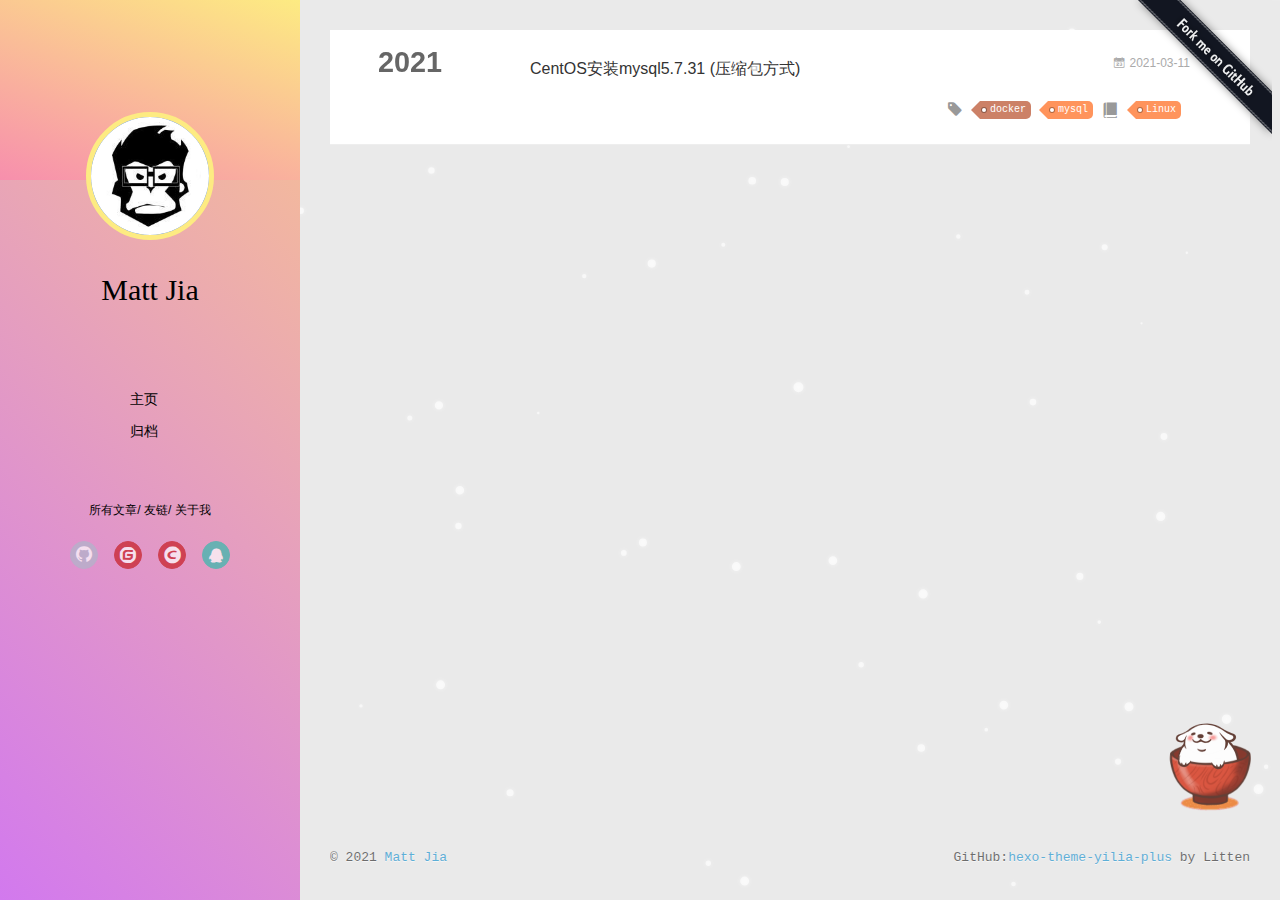
<file: tags/mysql/index.html>
<!DOCTYPE html>
<html>
<head>
  <meta charset="utf-8">
  
  <meta name="renderer" content="webkit">
  <meta http-equiv="X-UA-Compatible" content="IE=edge" >
  <link rel="dns-prefetch" href="https://www.mattjia.cn">
  <title>Tag: mysql | </title>
  <meta name="generator" content="hexo-theme-yilia-plus">
  <meta name="viewport" content="width=device-width, initial-scale=1, maximum-scale=1">
  
  <meta property="og:type" content="website">
<meta property="og:title">
<meta property="og:url" content="https://www.mattjia.cn/tags/mysql/index.html">
<meta property="og:site_name">
<meta property="og:locale" content="zh_CN">
<meta property="article:author" content="Matt Jia">
<meta property="article:tag" content="JAVA,程序员,Spring,开发,博客">
<meta name="twitter:card" content="summary">
  
    <link rel="alternative" href="/atom.xml" title="" type="application/atom+xml">
  
  
    <link rel="icon" href="/img/favicon.ico">
  
  
  <link rel="stylesheet" type="text/css" href="/./main.a5fda8.css">
  <style type="text/css">
    
    #container.show {
      background: linear-gradient(to left top,#a0cfe4,#e8c37e);
    }
  </style>
  

  
<script>
var _hmt = _hmt || [];
(function() {
	var hm = document.createElement("script");
	hm.src = "https://hm.baidu.com/hm.js?067b104f2dec0d31a9424757e2a5aacc";
	var s = document.getElementsByTagName("script")[0]; 
	s.parentNode.insertBefore(hm, s);
})();
</script>


  
    
 	  <script src="/lib/clickLove.js"></script>
  
  

<script>
  (function () {
    var bp = document.createElement('script');
    var curProtocol = window.location.protocol.split(':')[0];
    if (curProtocol === 'https') {
      bp.src = 'https://zz.bdstatic.com/linksubmit/push.js';
    } else {
      bp.src = 'http://push.zhanzhang.baidu.com/push.js';
    }
    var s = document.getElementsByTagName("script")[0];
    s.parentNode.insertBefore(bp, s);
  })();

</script>



  

</head>

<body>
  <div id="container" q-class="show:isCtnShow">
    <canvas id="anm-canvas" class="anm-canvas"></canvas>
    <div class="left-col" q-class="show:isShow">
      


<div class="overlay" style="background: linear-gradient(200deg,#FDEB82,#F78FAD);"></div>
<div class="intrude-less">
	<header id="header" class="inner">
		<a href="/" class="profilepic">
			<img src="/img/head.jpg" class="js-avatar">
		</a>
		<hgroup>
			<h1 class="header-author"><a href="/">Matt Jia</a></h1>
		</hgroup>
		

		<nav class="header-menu">
			<ul>
			
				<li><a href="/" >主页</a></li>
			
				<li><a href="/archives" >归档</a></li>
			
			</ul>
		</nav>
		<nav class="header-smart-menu">
			
				
					<a q-on="click: openSlider(e, 'innerArchive')" href="javascript:void(0)">所有文章</a>
				
			
				
					<a q-on="click: openSlider(e, 'friends')" href="javascript:void(0)">友链</a>
				
			
				
					<a q-on="click: openSlider(e, 'aboutme')" href="javascript:void(0)">关于我</a>
				
			
		</nav>
		<nav class="header-nav">
			<div class="social">
				
					
						<a class="github" target="_blank" rel="noopener" href="https://github.com/HumorousPhilosopher" 
												title="GitHub" ><i class="icon-github"></i></a>
					
				
					
						<a class="gitee" target="_blank" rel="noopener" href="https://gitee.com/mattjia" 
												title="码云" ><i class="icon-gitee"></i></a>
					
				
					
						<a class="csdn" target="_blank" rel="noopener" href="https://blog.csdn.net/qq_37470552" 
												title="CSDN" ><i class="icon-csdn"></i></a>
					
				
					
						<a class="qq" href="tencent://message/?uin=812262134&Site=&Menu=yes" 
												title="QQ" ><i class="icon-qq"></i></a>
					
				
			</div>
		
		</nav>
	</header>		
</div>

    </div>
    <div class="mid-col" q-class="show:isShow,hide:isShow|isFalse">
      
      
      <a class="forkMe" style="position:absolute;z-index:999;top:0;right:0.5em;" 
        href="https://github.com/HumorousPhilosopher" target="_blank">
        <img src="/img/forkme.png"
          class="attachment-full size-full" alt="Fork me on GitHub" data-recalc-dims="1"></a>
      
      
<nav id="mobile-nav">
  	<div class="overlay js-overlay" style="background: linear-gradient(200deg,#FDEB82,#F78FAD)"></div>
	<div class="btnctn js-mobile-btnctn">
  		<div class="slider-trigger list" q-on="click: openSlider(e)"><i class="icon icon-sort"></i></div>
	</div>
	<div class="intrude-less">
		<header id="header" class="inner">
			<div class="profilepic">
				<a href="/">
					<img src="/img/head.jpg" class="js-avatar">
				</a>
			</div>
			<hgroup>
			  <h1 class="header-author js-header-author">Matt Jia</h1>
			</hgroup>
			
			
			
				
			
				
			
			
			
			<nav class="header-nav">
				<div class="social">
					
						
						<a class="github" target="_blank" 
							href="https://github.com/HumorousPhilosopher" title="GitHub"><i class="icon-github"></i></a>
						
					
						
						<a class="gitee" target="_blank" 
							href="https://gitee.com/mattjia" title="码云"><i class="icon-gitee"></i></a>
						
					
						
						<a class="csdn" target="_blank" 
							href="https://blog.csdn.net/qq_37470552" title="CSDN"><i class="icon-csdn"></i></a>
						
					
						
						<a class="qq" target="_blank" 
							href="tencent://message/?uin=812262134&Site=&Menu=yes" title="QQ"><i class="icon-qq"></i></a>
						
					
				</div>
			</nav>

			<nav class="header-menu js-header-menu">
				<ul style="width: 50%">
				
				
					<li style="width: 50%"><a href="/">主页</a></li>
		        
					<li style="width: 50%"><a href="/archives">归档</a></li>
		        
				</ul>
			</nav>
		</header>				
	</div>
	<div class="mobile-mask" style="display:none" q-show="isShow"></div>
</nav>

      <div id="wrapper" class="body-wrap">
        <div class="menu-l">
          <div class="canvas-wrap">
            <canvas data-colors="#eaeaea" data-sectionHeight="100" data-contentId="js-content" id="myCanvas1"
              class="anm-canvas"></canvas>
          </div>
          <div id="js-content" class="content-ll">
            
  
  
    
    
      
      
      <section class="archives-wrap">
        <div class="archive-year-wrap">
          <a href="/archives/2021" class="archive-year">2021</a>
        </div>
        <div class="archives">
    
    <article class="archive-article archive-type-post">
  <div class="archive-article-inner">
    <header class="archive-article-header">
      	<div class="article-meta">
	      	
<a href="/2021/03/11/CentOS%E5%AE%89%E8%A3%85mysql5-7-31-%E5%8E%8B%E7%BC%A9%E5%8C%85%E6%96%B9%E5%BC%8F/" class="archive-article-date">
        <time datetime="2021-03-11T13:04:00.000Z" itemprop="datePublished"><i class="icon-calendar icon"></i>2021-03-11</time>
</a>

        </div>
    	 
  
    <h1 itemprop="name">
	
	  <a class="archive-article-title" href="/2021/03/11/CentOS%E5%AE%89%E8%A3%85mysql5-7-31-%E5%8E%8B%E7%BC%A9%E5%8C%85%E6%96%B9%E5%BC%8F/">CentOS安装mysql5.7.31 (压缩包方式)</a>
	
    </h1>
  


        <div class="article-info info-on-right">
          
	<div class="article-tag tagcloud">
		<i class="icon-price-tags icon"></i>
		<ul class="article-tag-list">
			 
        		<li class="article-tag-list-item">
        			<a href="javascript:void(0)" class="js-tag article-tag-list-link color2">docker</a>
        		</li>
      		 
        		<li class="article-tag-list-item">
        			<a href="javascript:void(0)" class="js-tag article-tag-list-link color1">mysql</a>
        		</li>
      		
		</ul>
	</div>

          
	<div class="article-category tagcloud">
		<i class="icon-book icon"></i>
		<ul class="article-tag-list">
			 
        		<li class="article-tag-list-item">
        			<a href="/categories/Linux//" class="article-tag-list-link color1">Linux</a>
        		</li>
      		
		</ul>
	</div>


        </div>
        <div class="clearfix"></div>
    </header>
  </div>
</article>
  
  
    </div></section>
  

    


          </div>
        </div>
      </div>
      <footer id="footer">
  <div class="outer">
    <div id="footer-info">
    	<div class="footer-left">
    		&copy; 2021 <a href="https://www.mattjia.cn/" target="_blank">Matt Jia</a>
    	</div>
        <div class="footer-right">
			
			
      		GitHub:<a href="https://github.com/JoeyBling/hexo-theme-yilia-plus" target="_blank">hexo-theme-yilia-plus</a> by Litten
      	</div>
    </div>
  </div>
  
  
  
</footer>

    </div>
    <script>
	var yiliaConfig = {
		mathjax: false,
		isHome: false,
		isPost: false,
		isArchive: false,
		isTag: true,
		isCategory: false,
		open_in_new: false,
		toc_hide_index: true,
		root: "/",
		innerArchive: true,
		showTags: false
	}
</script>

<script>!function(r){function e(t){if(i[t])return i[t].exports;var n=i[t]={exports:{},id:t,loaded:!1};return r[t].call(n.exports,n,n.exports,e),n.loaded=!0,n.exports}var i={};e.m=r,e.c=i,e.p="./",e(0)}([function(t,n,r){r(208),t.exports=r(205)},function(t,n,r){var d=r(3),y=r(46),g=r(26),b=r(27),x=r(47),m="prototype",S=function(t,n,r){var e,i,o,u,c=t&S.F,f=t&S.G,a=t&S.S,s=t&S.P,l=t&S.B,h=f?d:a?d[n]||(d[n]={}):(d[n]||{})[m],v=f?y:y[n]||(y[n]={}),p=v[m]||(v[m]={});for(e in f&&(r=n),r)o=((i=!c&&h&&void 0!==h[e])?h:r)[e],u=l&&i?x(o,d):s&&"function"==typeof o?x(Function.call,o):o,h&&b(h,e,o,t&S.U),v[e]!=o&&g(v,e,u),s&&p[e]!=o&&(p[e]=o)};d.core=y,S.F=1,S.G=2,S.S=4,S.P=8,S.B=16,S.W=32,S.U=64,S.R=128,t.exports=S},function(t,n,r){var e=r(5);t.exports=function(t){if(!e(t))throw TypeError(t+" is not an object!");return t}},function(t,n){var r=t.exports="undefined"!=typeof window&&window.Math==Math?window:"undefined"!=typeof self&&self.Math==Math?self:Function("return this")();"number"==typeof __g&&(__g=r)},function(t,n){t.exports=function(t){try{return!!t()}catch(t){return!0}}},function(t,n){t.exports=function(t){return"object"==typeof t?null!==t:"function"==typeof t}},function(t,n){var r=t.exports="undefined"!=typeof window&&window.Math==Math?window:"undefined"!=typeof self&&self.Math==Math?self:Function("return this")();"number"==typeof __g&&(__g=r)},function(t,n,r){var e=r(118)("wks"),i=r(79),o=r(3).Symbol,u="function"==typeof o;(t.exports=function(t){return e[t]||(e[t]=u&&o[t]||(u?o:i)("Symbol."+t))}).store=e},function(t,n,r){var e=r(49),i=Math.min;t.exports=function(t){return 0<t?i(e(t),9007199254740991):0}},function(t,n){var r={}.hasOwnProperty;t.exports=function(t,n){return r.call(t,n)}},function(t,n,r){t.exports=!r(4)(function(){return 7!=Object.defineProperty({},"a",{get:function(){return 7}}).a})},function(t,n,r){var e=r(2),i=r(174),o=r(53),u=Object.defineProperty;n.f=r(10)?Object.defineProperty:function(t,n,r){if(e(t),n=o(n,!0),e(r),i)try{return u(t,n,r)}catch(t){}if("get"in r||"set"in r)throw TypeError("Accessors not supported!");return"value"in r&&(t[n]=r.value),t}},function(t,n,r){t.exports=!r(20)(function(){return 7!=Object.defineProperty({},"a",{get:function(){return 7}}).a})},function(t,n,r){var e=r(14),i=r(24);t.exports=r(12)?function(t,n,r){return e.f(t,n,i(1,r))}:function(t,n,r){return t[n]=r,t}},function(t,n,r){var e=r(22),i=r(60),o=r(42),u=Object.defineProperty;n.f=r(12)?Object.defineProperty:function(t,n,r){if(e(t),n=o(n,!0),e(r),i)try{return u(t,n,r)}catch(t){}if("get"in r||"set"in r)throw TypeError("Accessors not supported!");return"value"in r&&(t[n]=r.value),t}},function(t,n,r){var e=r(96),i=r(34);t.exports=function(t){return e(i(t))}},function(t,n,r){var e=r(40)("wks"),i=r(25),o=r(6).Symbol,u="function"==typeof o;(t.exports=function(t){return e[t]||(e[t]=u&&o[t]||(u?o:i)("Symbol."+t))}).store=e},function(t,n,r){var e=r(51);t.exports=function(t){return Object(e(t))}},function(t,n){t.exports=function(t){return"object"==typeof t?null!==t:"function"==typeof t}},function(t,n){var r=t.exports={version:"2.6.9"};"number"==typeof __e&&(__e=r)},function(t,n){t.exports=function(t){try{return!!t()}catch(t){return!0}}},function(t,n){t.exports=function(t){if("function"!=typeof t)throw TypeError(t+" is not a function!");return t}},function(t,n,r){var e=r(18);t.exports=function(t){if(!e(t))throw TypeError(t+" is not an object!");return t}},function(t,n){t.exports=!0},function(t,n){t.exports=function(t,n){return{enumerable:!(1&t),configurable:!(2&t),writable:!(4&t),value:n}}},function(t,n){var r=0,e=Math.random();t.exports=function(t){return"Symbol(".concat(void 0===t?"":t,")_",(++r+e).toString(36))}},function(t,n,r){var e=r(11),i=r(75);t.exports=r(10)?function(t,n,r){return e.f(t,n,i(1,r))}:function(t,n,r){return t[n]=r,t}},function(t,n,r){var o=r(3),u=r(26),c=r(30),f=r(79)("src"),e=r(219),i="toString",a=(""+e).split(i);r(46).inspectSource=function(t){return e.call(t)},(t.exports=function(t,n,r,e){var i="function"==typeof r;i&&(c(r,"name")||u(r,"name",n)),t[n]!==r&&(i&&(c(r,f)||u(r,f,t[n]?""+t[n]:a.join(String(n)))),t===o?t[n]=r:e?t[n]?t[n]=r:u(t,n,r):(delete t[n],u(t,n,r)))})(Function.prototype,i,function(){return"function"==typeof this&&this[f]||e.call(this)})},function(t,n,r){var e=r(1),i=r(4),u=r(51),c=/"/g,o=function(t,n,r,e){var i=String(u(t)),o="<"+n;return""!==r&&(o+=" "+r+'="'+String(e).replace(c,"&quot;")+'"'),o+">"+i+"</"+n+">"};t.exports=function(n,t){var r={};r[n]=t(o),e(e.P+e.F*i(function(){var t=""[n]('"');return t!==t.toLowerCase()||3<t.split('"').length}),"String",r)}},function(t,n,r){var e=r(65),i=r(35);t.exports=Object.keys||function(t){return e(t,i)}},function(t,n){var r={}.hasOwnProperty;t.exports=function(t,n){return r.call(t,n)}},function(t,n,r){var e=r(117),i=r(75),o=r(33),u=r(53),c=r(30),f=r(174),a=Object.getOwnPropertyDescriptor;n.f=r(10)?a:function(t,n){if(t=o(t),n=u(n,!0),f)try{return a(t,n)}catch(t){}if(c(t,n))return i(!e.f.call(t,n),t[n])}},function(t,n,r){var e=r(30),i=r(17),o=r(154)("IE_PROTO"),u=Object.prototype;t.exports=Object.getPrototypeOf||function(t){return t=i(t),e(t,o)?t[o]:"function"==typeof t.constructor&&t instanceof t.constructor?t.constructor.prototype:t instanceof Object?u:null}},function(t,n,r){var e=r(116),i=r(51);t.exports=function(t){return e(i(t))}},function(t,n){t.exports=function(t){if(null==t)throw TypeError("Can't call method on  "+t);return t}},function(t,n){t.exports="constructor,hasOwnProperty,isPrototypeOf,propertyIsEnumerable,toLocaleString,toString,valueOf".split(",")},function(t,n){t.exports={}},function(t,n){n.f={}.propertyIsEnumerable},function(t,n,r){var e=r(14).f,i=r(9),o=r(16)("toStringTag");t.exports=function(t,n,r){t&&!i(t=r?t:t.prototype,o)&&e(t,o,{configurable:!0,value:n})}},function(t,n,r){var e=r(40)("keys"),i=r(25);t.exports=function(t){return e[t]||(e[t]=i(t))}},function(t,n,r){var e=r(19),i=r(6),o="__core-js_shared__",u=i[o]||(i[o]={});(t.exports=function(t,n){return u[t]||(u[t]=void 0!==n?n:{})})("versions",[]).push({version:e.version,mode:r(23)?"pure":"global",copyright:"© 2019 Denis Pushkarev (zloirock.ru)"})},function(t,n){var r=Math.ceil,e=Math.floor;t.exports=function(t){return isNaN(t=+t)?0:(0<t?e:r)(t)}},function(t,n,r){var i=r(18);t.exports=function(t,n){if(!i(t))return t;var r,e;if(n&&"function"==typeof(r=t.toString)&&!i(e=r.call(t)))return e;if("function"==typeof(r=t.valueOf)&&!i(e=r.call(t)))return e;if(!n&&"function"==typeof(r=t.toString)&&!i(e=r.call(t)))return e;throw TypeError("Can't convert object to primitive value")}},function(t,n,r){var e=r(6),i=r(19),o=r(23),u=r(44),c=r(14).f;t.exports=function(t){var n=i.Symbol||(i.Symbol=o?{}:e.Symbol||{});"_"==t.charAt(0)||t in n||c(n,t,{value:u.f(t)})}},function(t,n,r){n.f=r(16)},function(t,n){var r={}.toString;t.exports=function(t){return r.call(t).slice(8,-1)}},function(t,n){var r=t.exports={version:"2.6.9"};"number"==typeof __e&&(__e=r)},function(t,n,r){var o=r(21);t.exports=function(e,i,t){if(o(e),void 0===i)return e;switch(t){case 1:return function(t){return e.call(i,t)};case 2:return function(t,n){return e.call(i,t,n)};case 3:return function(t,n,r){return e.call(i,t,n,r)}}return function(){return e.apply(i,arguments)}}},function(t,n,r){"use strict";var e=r(4);t.exports=function(t,n){return!!t&&e(function(){n?t.call(null,function(){},1):t.call(null)})}},function(t,n){var r=Math.ceil,e=Math.floor;t.exports=function(t){return isNaN(t=+t)?0:(0<t?e:r)(t)}},function(t,n,r){var x=r(47),m=r(116),S=r(17),w=r(8),e=r(138);t.exports=function(l,t){var h=1==l,v=2==l,p=3==l,d=4==l,y=6==l,g=5==l||y,b=t||e;return function(t,n,r){for(var e,i,o=S(t),u=m(o),c=x(n,r,3),f=w(u.length),a=0,s=h?b(t,f):v?b(t,0):void 0;a<f;a++)if((g||a in u)&&(i=c(e=u[a],a,o),l))if(h)s[a]=i;else if(i)switch(l){case 3:return!0;case 5:return e;case 6:return a;case 2:s.push(e)}else if(d)return!1;return y?-1:p||d?d:s}}},function(t,n){t.exports=function(t){if(null==t)throw TypeError("Can't call method on  "+t);return t}},function(t,n,r){var i=r(1),o=r(46),u=r(4);t.exports=function(t,n){var r=(o.Object||{})[t]||Object[t],e={};e[t]=n(r),i(i.S+i.F*u(function(){r(1)}),"Object",e)}},function(t,n,r){var i=r(5);t.exports=function(t,n){if(!i(t))return t;var r,e;if(n&&"function"==typeof(r=t.toString)&&!i(e=r.call(t)))return e;if("function"==typeof(r=t.valueOf)&&!i(e=r.call(t)))return e;if(!n&&"function"==typeof(r=t.toString)&&!i(e=r.call(t)))return e;throw TypeError("Can't convert object to primitive value")}},function(t,n,r){var d=r(6),y=r(19),g=r(93),b=r(13),x=r(9),m="prototype",S=function(t,n,r){var e,i,o,u=t&S.F,c=t&S.G,f=t&S.S,a=t&S.P,s=t&S.B,l=t&S.W,h=c?y:y[n]||(y[n]={}),v=h[m],p=c?d:f?d[n]:(d[n]||{})[m];for(e in c&&(r=n),r)(i=!u&&p&&void 0!==p[e])&&x(h,e)||(o=i?p[e]:r[e],h[e]=c&&"function"!=typeof p[e]?r[e]:s&&i?g(o,d):l&&p[e]==o?function(e){var t=function(t,n,r){if(this instanceof e){switch(arguments.length){case 0:return new e;case 1:return new e(t);case 2:return new e(t,n)}return new e(t,n,r)}return e.apply(this,arguments)};return t[m]=e[m],t}(o):a&&"function"==typeof o?g(Function.call,o):o,a&&((h.virtual||(h.virtual={}))[e]=o,t&S.R&&v&&!v[e]&&b(v,e,o)))};S.F=1,S.G=2,S.S=4,S.P=8,S.B=16,S.W=32,S.U=64,S.R=128,t.exports=S},function(t,n,r){var e=r(34);t.exports=function(t){return Object(e(t))}},function(t,n,r){var o=r(196),e=r(1),i=r(118)("metadata"),u=i.store||(i.store=new(r(200))),c=function(t,n,r){var e=u.get(t);if(!e){if(!r)return;u.set(t,e=new o)}var i=e.get(n);if(!i){if(!r)return;e.set(n,i=new o)}return i};t.exports={store:u,map:c,has:function(t,n,r){var e=c(n,r,!1);return void 0!==e&&e.has(t)},get:function(t,n,r){var e=c(n,r,!1);return void 0===e?void 0:e.get(t)},set:function(t,n,r,e){c(r,e,!0).set(t,n)},keys:function(t,n){var r=c(t,n,!1),e=[];return r&&r.forEach(function(t,n){e.push(n)}),e},key:function(t){return void 0===t||"symbol"==typeof t?t:String(t)},exp:function(t){e(e.S,"Reflect",t)}}},function(t,n,r){"use strict";if(r(10)){var g=r(68),b=r(3),x=r(4),m=r(1),S=r(132),e=r(159),h=r(47),w=r(70),i=r(75),_=r(26),o=r(76),u=r(49),O=r(8),E=r(194),c=r(78),f=r(53),a=r(30),M=r(81),P=r(5),v=r(17),p=r(145),j=r(72),F=r(32),A=r(73).f,d=r(161),s=r(79),l=r(7),y=r(50),I=r(120),L=r(119),N=r(162),T=r(82),k=r(125),R=r(77),C=r(137),D=r(166),G=r(11),W=r(31),U=G.f,V=W.f,B=b.RangeError,q=b.TypeError,z=b.Uint8Array,K="ArrayBuffer",H="Shared"+K,J="BYTES_PER_ELEMENT",$="prototype",Y=Array[$],X=e.ArrayBuffer,Q=e.DataView,Z=y(0),tt=y(2),nt=y(3),rt=y(4),et=y(5),it=y(6),ot=I(!0),ut=I(!1),ct=N.values,ft=N.keys,at=N.entries,st=Y.lastIndexOf,lt=Y.reduce,ht=Y.reduceRight,vt=Y.join,pt=Y.sort,dt=Y.slice,yt=Y.toString,gt=Y.toLocaleString,bt=l("iterator"),xt=l("toStringTag"),mt=s("typed_constructor"),St=s("def_constructor"),wt=S.CONSTR,_t=S.TYPED,Ot=S.VIEW,Et="Wrong length!",Mt=y(1,function(t,n){return It(L(t,t[St]),n)}),Pt=x(function(){return 1===new z(new Uint16Array([1]).buffer)[0]}),jt=!!z&&!!z[$].set&&x(function(){new z(1).set({})}),Ft=function(t,n){var r=u(t);if(r<0||r%n)throw B("Wrong offset!");return r},At=function(t){if(P(t)&&_t in t)return t;throw q(t+" is not a typed array!")},It=function(t,n){if(!(P(t)&&mt in t))throw q("It is not a typed array constructor!");return new t(n)},Lt=function(t,n){return Nt(L(t,t[St]),n)},Nt=function(t,n){for(var r=0,e=n.length,i=It(t,e);r<e;)i[r]=n[r++];return i},Tt=function(t,n,r){U(t,n,{get:function(){return this._d[r]}})},kt=function(t){var n,r,e,i,o,u,c=v(t),f=arguments.length,a=1<f?arguments[1]:void 0,s=void 0!==a,l=d(c);if(null!=l&&!p(l)){for(u=l.call(c),e=[],n=0;!(o=u.next()).done;n++)e.push(o.value);c=e}for(s&&2<f&&(a=h(a,arguments[2],2)),n=0,r=O(c.length),i=It(this,r);n<r;n++)i[n]=s?a(c[n],n):c[n];return i},Rt=function(){for(var t=0,n=arguments.length,r=It(this,n);t<n;)r[t]=arguments[t++];return r},Ct=!!z&&x(function(){gt.call(new z(1))}),Dt=function(){return gt.apply(Ct?dt.call(At(this)):At(this),arguments)},Gt={copyWithin:function(t,n){return D.call(At(this),t,n,2<arguments.length?arguments[2]:void 0)},every:function(t){return rt(At(this),t,1<arguments.length?arguments[1]:void 0)},fill:function(t){return C.apply(At(this),arguments)},filter:function(t){return Lt(this,tt(At(this),t,1<arguments.length?arguments[1]:void 0))},find:function(t){return et(At(this),t,1<arguments.length?arguments[1]:void 0)},findIndex:function(t){return it(At(this),t,1<arguments.length?arguments[1]:void 0)},forEach:function(t){Z(At(this),t,1<arguments.length?arguments[1]:void 0)},indexOf:function(t){return ut(At(this),t,1<arguments.length?arguments[1]:void 0)},includes:function(t){return ot(At(this),t,1<arguments.length?arguments[1]:void 0)},join:function(t){return vt.apply(At(this),arguments)},lastIndexOf:function(t){return st.apply(At(this),arguments)},map:function(t){return Mt(At(this),t,1<arguments.length?arguments[1]:void 0)},reduce:function(t){return lt.apply(At(this),arguments)},reduceRight:function(t){return ht.apply(At(this),arguments)},reverse:function(){for(var t,n=this,r=At(n).length,e=Math.floor(r/2),i=0;i<e;)t=n[i],n[i++]=n[--r],n[r]=t;return n},some:function(t){return nt(At(this),t,1<arguments.length?arguments[1]:void 0)},sort:function(t){return pt.call(At(this),t)},subarray:function(t,n){var r=At(this),e=r.length,i=c(t,e);return new(L(r,r[St]))(r.buffer,r.byteOffset+i*r.BYTES_PER_ELEMENT,O((void 0===n?e:c(n,e))-i))}},Wt=function(t,n){return Lt(this,dt.call(At(this),t,n))},Ut=function(t){At(this);var n=Ft(arguments[1],1),r=this.length,e=v(t),i=O(e.length),o=0;if(r<i+n)throw B(Et);for(;o<i;)this[n+o]=e[o++]},Vt={entries:function(){return at.call(At(this))},keys:function(){return ft.call(At(this))},values:function(){return ct.call(At(this))}},Bt=function(t,n){return P(t)&&t[_t]&&"symbol"!=typeof n&&n in t&&String(+n)==String(n)},qt=function(t,n){return Bt(t,n=f(n,!0))?i(2,t[n]):V(t,n)},zt=function(t,n,r){return!(Bt(t,n=f(n,!0))&&P(r)&&a(r,"value"))||a(r,"get")||a(r,"set")||r.configurable||a(r,"writable")&&!r.writable||a(r,"enumerable")&&!r.enumerable?U(t,n,r):(t[n]=r.value,t)};wt||(W.f=qt,G.f=zt),m(m.S+m.F*!wt,"Object",{getOwnPropertyDescriptor:qt,defineProperty:zt}),x(function(){yt.call({})})&&(yt=gt=function(){return vt.call(this)});var Kt=o({},Gt);o(Kt,Vt),_(Kt,bt,Vt.values),o(Kt,{slice:Wt,set:Ut,constructor:function(){},toString:yt,toLocaleString:Dt}),Tt(Kt,"buffer","b"),Tt(Kt,"byteOffset","o"),Tt(Kt,"byteLength","l"),Tt(Kt,"length","e"),U(Kt,xt,{get:function(){return this[_t]}}),t.exports=function(t,l,n,o){var h=t+((o=!!o)?"Clamped":"")+"Array",r="get"+t,u="set"+t,v=b[h],c=v||{},e=v&&F(v),i=!v||!S.ABV,f={},a=v&&v[$],p=function(t,i){U(t,i,{get:function(){return t=i,(n=this._d).v[r](t*l+n.o,Pt);var t,n},set:function(t){return n=i,r=t,e=this._d,o&&(r=(r=Math.round(r))<0?0:255<r?255:255&r),void e.v[u](n*l+e.o,r,Pt);var n,r,e},enumerable:!0})};i?(v=n(function(t,n,r,e){w(t,v,h,"_d");var i,o,u,c,f=0,a=0;if(P(n)){if(!(n instanceof X||(c=M(n))==K||c==H))return _t in n?Nt(v,n):kt.call(v,n);i=n,a=Ft(r,l);var s=n.byteLength;if(void 0===e){if(s%l)throw B(Et);if((o=s-a)<0)throw B(Et)}else if(s<(o=O(e)*l)+a)throw B(Et);u=o/l}else u=E(n),i=new X(o=u*l);for(_(t,"_d",{b:i,o:a,l:o,e:u,v:new Q(i)});f<u;)p(t,f++)}),a=v[$]=j(Kt),_(a,"constructor",v)):x(function(){v(1)})&&x(function(){new v(-1)})&&k(function(t){new v,new v(null),new v(1.5),new v(t)},!0)||(v=n(function(t,n,r,e){var i;return w(t,v,h),P(n)?n instanceof X||(i=M(n))==K||i==H?void 0!==e?new c(n,Ft(r,l),e):void 0!==r?new c(n,Ft(r,l)):new c(n):_t in n?Nt(v,n):kt.call(v,n):new c(E(n))}),Z(e!==Function.prototype?A(c).concat(A(e)):A(c),function(t){t in v||_(v,t,c[t])}),v[$]=a,g||(a.constructor=v));var s=a[bt],d=!!s&&("values"==s.name||null==s.name),y=Vt.values;_(v,mt,!0),_(a,_t,h),_(a,Ot,!0),_(a,St,v),(o?new v(1)[xt]==h:xt in a)||U(a,xt,{get:function(){return h}}),f[h]=v,m(m.G+m.W+m.F*(v!=c),f),m(m.S,h,{BYTES_PER_ELEMENT:l}),m(m.S+m.F*x(function(){c.of.call(v,1)}),h,{from:kt,of:Rt}),J in a||_(a,J,l),m(m.P,h,Gt),R(h),m(m.P+m.F*jt,h,{set:Ut}),m(m.P+m.F*!d,h,Vt),g||a.toString==yt||(a.toString=yt),m(m.P+m.F*x(function(){new v(1).slice()}),h,{slice:Wt}),m(m.P+m.F*(x(function(){return[1,2].toLocaleString()!=new v([1,2]).toLocaleString()})||!x(function(){a.toLocaleString.call([1,2])})),h,{toLocaleString:Dt}),T[h]=d?s:y,g||d||_(a,bt,y)}}else t.exports=function(){}},function(t,n){var r={}.toString;t.exports=function(t){return r.call(t).slice(8,-1)}},function(t,n,r){var e=r(18),i=r(6).document,o=e(i)&&e(i.createElement);t.exports=function(t){return o?i.createElement(t):{}}},function(t,n,r){t.exports=!r(12)&&!r(20)(function(){return 7!=Object.defineProperty(r(59)("div"),"a",{get:function(){return 7}}).a})},function(t,n,r){"use strict";var x=r(23),m=r(54),S=r(66),w=r(13),_=r(36),O=r(98),E=r(38),M=r(104),P=r(16)("iterator"),j=!([].keys&&"next"in[].keys()),F="values",A=function(){return this};t.exports=function(t,n,r,e,i,o,u){O(r,n,e);var c,f,a,s=function(t){if(!j&&t in p)return p[t];switch(t){case"keys":case F:return function(){return new r(this,t)}}return function(){return new r(this,t)}},l=n+" Iterator",h=i==F,v=!1,p=t.prototype,d=p[P]||p["@@iterator"]||i&&p[i],y=d||s(i),g=i?h?s("entries"):y:void 0,b="Array"==n&&p.entries||d;if(b&&((a=M(b.call(new t)))!==Object.prototype&&a.next&&(E(a,l,!0),x||"function"==typeof a[P]||w(a,P,A))),h&&d&&d.name!==F&&(v=!0,y=function(){return d.call(this)}),x&&!u||!j&&!v&&p[P]||w(p,P,y),_[n]=y,_[l]=A,i)if(c={values:h?y:s(F),keys:o?y:s("keys"),entries:g},u)for(f in c)f in p||S(p,f,c[f]);else m(m.P+m.F*(j||v),n,c);return c}},function(t,n,e){var i=e(22),o=e(101),u=e(35),c=e(39)("IE_PROTO"),f=function(){},a="prototype",s=function(){var t,n=e(59)("iframe"),r=u.length;for(n.style.display="none",e(95).appendChild(n),n.src="javascript:",(t=n.contentWindow.document).open(),t.write("<script>document.F=Object<\/script>"),t.close(),s=t.F;r--;)delete s[a][u[r]];return s()};t.exports=Object.create||function(t,n){var r;return null!==t?(f[a]=i(t),r=new f,f[a]=null,r[c]=t):r=s(),void 0===n?r:o(r,n)}},function(t,n,r){var e=r(65),i=r(35).concat("length","prototype");n.f=Object.getOwnPropertyNames||function(t){return e(t,i)}},function(t,n){n.f=Object.getOwnPropertySymbols},function(t,n,r){var u=r(9),c=r(15),f=r(92)(!1),a=r(39)("IE_PROTO");t.exports=function(t,n){var r,e=c(t),i=0,o=[];for(r in e)r!=a&&u(e,r)&&o.push(r);for(;n.length>i;)u(e,r=n[i++])&&(~f(o,r)||o.push(r));return o}},function(t,n,r){t.exports=r(13)},function(t,n,r){var e=r(7)("unscopables"),i=Array.prototype;null==i[e]&&r(26)(i,e,{}),t.exports=function(t){i[e][t]=!0}},function(t,n){t.exports=!1},function(t,n,r){var e=r(79)("meta"),i=r(5),o=r(30),u=r(11).f,c=0,f=Object.isExtensible||function(){return!0},a=!r(4)(function(){return f(Object.preventExtensions({}))}),s=function(t){u(t,e,{value:{i:"O"+ ++c,w:{}}})},l=t.exports={KEY:e,NEED:!1,fastKey:function(t,n){if(!i(t))return"symbol"==typeof t?t:("string"==typeof t?"S":"P")+t;if(!o(t,e)){if(!f(t))return"F";if(!n)return"E";s(t)}return t[e].i},getWeak:function(t,n){if(!o(t,e)){if(!f(t))return!0;if(!n)return!1;s(t)}return t[e].w},onFreeze:function(t){return a&&l.NEED&&f(t)&&!o(t,e)&&s(t),t}}},function(t,n){t.exports=function(t,n,r,e){if(!(t instanceof n)||void 0!==e&&e in t)throw TypeError(r+": incorrect invocation!");return t}},function(t,n,r){var h=r(47),v=r(177),p=r(145),d=r(2),y=r(8),g=r(161),b={},x={};(n=t.exports=function(t,n,r,e,i){var o,u,c,f,a=i?function(){return t}:g(t),s=h(r,e,n?2:1),l=0;if("function"!=typeof a)throw TypeError(t+" is not iterable!");if(p(a)){for(o=y(t.length);l<o;l++)if((f=n?s(d(u=t[l])[0],u[1]):s(t[l]))===b||f===x)return f}else for(c=a.call(t);!(u=c.next()).done;)if((f=v(c,s,u.value,n))===b||f===x)return f}).BREAK=b,n.RETURN=x},function(t,n,e){var i=e(2),o=e(183),u=e(141),c=e(154)("IE_PROTO"),f=function(){},a="prototype",s=function(){var t,n=e(140)("iframe"),r=u.length;for(n.style.display="none",e(143).appendChild(n),n.src="javascript:",(t=n.contentWindow.document).open(),t.write("<script>document.F=Object<\/script>"),t.close(),s=t.F;r--;)delete s[a][u[r]];return s()};t.exports=Object.create||function(t,n){var r;return null!==t?(f[a]=i(t),r=new f,f[a]=null,r[c]=t):r=s(),void 0===n?r:o(r,n)}},function(t,n,r){var e=r(185),i=r(141).concat("length","prototype");n.f=Object.getOwnPropertyNames||function(t){return e(t,i)}},function(t,n,r){var e=r(185),i=r(141);t.exports=Object.keys||function(t){return e(t,i)}},function(t,n){t.exports=function(t,n){return{enumerable:!(1&t),configurable:!(2&t),writable:!(4&t),value:n}}},function(t,n,r){var i=r(27);t.exports=function(t,n,r){for(var e in n)i(t,e,n[e],r);return t}},function(t,n,r){"use strict";var e=r(3),i=r(11),o=r(10),u=r(7)("species");t.exports=function(t){var n=e[t];o&&n&&!n[u]&&i.f(n,u,{configurable:!0,get:function(){return this}})}},function(t,n,r){var e=r(49),i=Math.max,o=Math.min;t.exports=function(t,n){return(t=e(t))<0?i(t+n,0):o(t,n)}},function(t,n){var r=0,e=Math.random();t.exports=function(t){return"Symbol(".concat(void 0===t?"":t,")_",(++r+e).toString(36))}},function(t,n,r){var e=r(5);t.exports=function(t,n){if(!e(t)||t._t!==n)throw TypeError("Incompatible receiver, "+n+" required!");return t}},function(t,n,r){var i=r(45),o=r(7)("toStringTag"),u="Arguments"==i(function(){return arguments}());t.exports=function(t){var n,r,e;return void 0===t?"Undefined":null===t?"Null":"string"==typeof(r=function(t,n){try{return t[n]}catch(t){}}(n=Object(t),o))?r:u?i(n):"Object"==(e=i(n))&&"function"==typeof n.callee?"Arguments":e}},function(t,n){t.exports={}},function(t,n,r){var e=r(11).f,i=r(30),o=r(7)("toStringTag");t.exports=function(t,n,r){t&&!i(t=r?t:t.prototype,o)&&e(t,o,{configurable:!0,value:n})}},function(t,n,r){var u=r(1),e=r(51),c=r(4),f=r(157),i="["+f+"]",o=RegExp("^"+i+i+"*"),a=RegExp(i+i+"*$"),s=function(t,n,r){var e={},i=c(function(){return!!f[t]()||"​"!="​"[t]()}),o=e[t]=i?n(l):f[t];r&&(e[r]=o),u(u.P+u.F*i,"String",e)},l=s.trim=function(t,n){return t=String(e(t)),1&n&&(t=t.replace(o,"")),2&n&&(t=t.replace(a,"")),t};t.exports=s},function(t,n,r){t.exports={default:r(88),__esModule:!0}},function(t,n,r){t.exports={default:r(89),__esModule:!0}},function(t,n,r){"use strict";function e(t){return t&&t.__esModule?t:{default:t}}n.__esModule=!0;var i=e(r(86)),o=e(r(85)),u="function"==typeof o.default&&"symbol"==typeof i.default?function(t){return typeof t}:function(t){return t&&"function"==typeof o.default&&t.constructor===o.default&&t!==o.default.prototype?"symbol":typeof t};n.default="function"==typeof o.default&&"symbol"===u(i.default)?function(t){return void 0===t?"undefined":u(t)}:function(t){return t&&"function"==typeof o.default&&t.constructor===o.default&&t!==o.default.prototype?"symbol":void 0===t?"undefined":u(t)}},function(t,n,r){r(111),r(109),r(112),r(113),t.exports=r(19).Symbol},function(t,n,r){r(110),r(114),t.exports=r(44).f("iterator")},function(t,n){t.exports=function(t){if("function"!=typeof t)throw TypeError(t+" is not a function!");return t}},function(t,n){t.exports=function(){}},function(t,n,r){var f=r(15),a=r(107),s=r(106);t.exports=function(c){return function(t,n,r){var e,i=f(t),o=a(i.length),u=s(r,o);if(c&&n!=n){for(;u<o;)if((e=i[u++])!=e)return!0}else for(;u<o;u++)if((c||u in i)&&i[u]===n)return c||u||0;return!c&&-1}}},function(t,n,r){var o=r(90);t.exports=function(e,i,t){if(o(e),void 0===i)return e;switch(t){case 1:return function(t){return e.call(i,t)};case 2:return function(t,n){return e.call(i,t,n)};case 3:return function(t,n,r){return e.call(i,t,n,r)}}return function(){return e.apply(i,arguments)}}},function(t,n,r){var c=r(29),f=r(64),a=r(37);t.exports=function(t){var n=c(t),r=f.f;if(r)for(var e,i=r(t),o=a.f,u=0;i.length>u;)o.call(t,e=i[u++])&&n.push(e);return n}},function(t,n,r){var e=r(6).document;t.exports=e&&e.documentElement},function(t,n,r){var e=r(58);t.exports=Object("z").propertyIsEnumerable(0)?Object:function(t){return"String"==e(t)?t.split(""):Object(t)}},function(t,n,r){var e=r(58);t.exports=Array.isArray||function(t){return"Array"==e(t)}},function(t,n,r){"use strict";var e=r(62),i=r(24),o=r(38),u={};r(13)(u,r(16)("iterator"),function(){return this}),t.exports=function(t,n,r){t.prototype=e(u,{next:i(1,r)}),o(t,n+" Iterator")}},function(t,n){t.exports=function(t,n){return{value:n,done:!!t}}},function(t,n,r){var e=r(25)("meta"),i=r(18),o=r(9),u=r(14).f,c=0,f=Object.isExtensible||function(){return!0},a=!r(20)(function(){return f(Object.preventExtensions({}))}),s=function(t){u(t,e,{value:{i:"O"+ ++c,w:{}}})},l=t.exports={KEY:e,NEED:!1,fastKey:function(t,n){if(!i(t))return"symbol"==typeof t?t:("string"==typeof t?"S":"P")+t;if(!o(t,e)){if(!f(t))return"F";if(!n)return"E";s(t)}return t[e].i},getWeak:function(t,n){if(!o(t,e)){if(!f(t))return!0;if(!n)return!1;s(t)}return t[e].w},onFreeze:function(t){return a&&l.NEED&&f(t)&&!o(t,e)&&s(t),t}}},function(t,n,r){var u=r(14),c=r(22),f=r(29);t.exports=r(12)?Object.defineProperties:function(t,n){c(t);for(var r,e=f(n),i=e.length,o=0;o<i;)u.f(t,r=e[o++],n[r]);return t}},function(t,n,r){var e=r(37),i=r(24),o=r(15),u=r(42),c=r(9),f=r(60),a=Object.getOwnPropertyDescriptor;n.f=r(12)?a:function(t,n){if(t=o(t),n=u(n,!0),f)try{return a(t,n)}catch(t){}if(c(t,n))return i(!e.f.call(t,n),t[n])}},function(t,n,r){var e=r(15),i=r(63).f,o={}.toString,u="object"==typeof window&&window&&Object.getOwnPropertyNames?Object.getOwnPropertyNames(window):[];t.exports.f=function(t){return u&&"[object Window]"==o.call(t)?function(t){try{return i(t)}catch(t){return u.slice()}}(t):i(e(t))}},function(t,n,r){var e=r(9),i=r(55),o=r(39)("IE_PROTO"),u=Object.prototype;t.exports=Object.getPrototypeOf||function(t){return t=i(t),e(t,o)?t[o]:"function"==typeof t.constructor&&t instanceof t.constructor?t.constructor.prototype:t instanceof Object?u:null}},function(t,n,r){var f=r(41),a=r(34);t.exports=function(c){return function(t,n){var r,e,i=String(a(t)),o=f(n),u=i.length;return o<0||u<=o?c?"":void 0:(r=i.charCodeAt(o))<55296||56319<r||o+1===u||(e=i.charCodeAt(o+1))<56320||57343<e?c?i.charAt(o):r:c?i.slice(o,o+2):e-56320+(r-55296<<10)+65536}}},function(t,n,r){var e=r(41),i=Math.max,o=Math.min;t.exports=function(t,n){return(t=e(t))<0?i(t+n,0):o(t,n)}},function(t,n,r){var e=r(41),i=Math.min;t.exports=function(t){return 0<t?i(e(t),9007199254740991):0}},function(t,n,r){"use strict";var e=r(91),i=r(99),o=r(36),u=r(15);t.exports=r(61)(Array,"Array",function(t,n){this._t=u(t),this._i=0,this._k=n},function(){var t=this._t,n=this._k,r=this._i++;return!t||r>=t.length?(this._t=void 0,i(1)):i(0,"keys"==n?r:"values"==n?t[r]:[r,t[r]])},"values"),o.Arguments=o.Array,e("keys"),e("values"),e("entries")},function(t,n){},function(t,n,r){"use strict";var e=r(105)(!0);r(61)(String,"String",function(t){this._t=String(t),this._i=0},function(){var t,n=this._t,r=this._i;return r>=n.length?{value:void 0,done:!0}:(t=e(n,r),this._i+=t.length,{value:t,done:!1})})},function(t,n,r){"use strict";var e=r(6),u=r(9),i=r(12),o=r(54),c=r(66),f=r(100).KEY,a=r(20),s=r(40),l=r(38),h=r(25),v=r(16),p=r(44),d=r(43),y=r(94),g=r(97),b=r(22),x=r(18),m=r(55),S=r(15),w=r(42),_=r(24),O=r(62),E=r(103),M=r(102),P=r(64),j=r(14),F=r(29),A=M.f,I=j.f,L=E.f,N=e.Symbol,T=e.JSON,k=T&&T.stringify,R="prototype",C=v("_hidden"),D=v("toPrimitive"),G={}.propertyIsEnumerable,W=s("symbol-registry"),U=s("symbols"),V=s("op-symbols"),B=Object[R],q="function"==typeof N&&!!P.f,z=e.QObject,K=!z||!z[R]||!z[R].findChild,H=i&&a(function(){return 7!=O(I({},"a",{get:function(){return I(this,"a",{value:7}).a}})).a})?function(t,n,r){var e=A(B,n);e&&delete B[n],I(t,n,r),e&&t!==B&&I(B,n,e)}:I,J=function(t){var n=U[t]=O(N[R]);return n._k=t,n},$=q&&"symbol"==typeof N.iterator?function(t){return"symbol"==typeof t}:function(t){return t instanceof N},Y=function(t,n,r){return t===B&&Y(V,n,r),b(t),n=w(n,!0),b(r),u(U,n)?(r.enumerable?(u(t,C)&&t[C][n]&&(t[C][n]=!1),r=O(r,{enumerable:_(0,!1)})):(u(t,C)||I(t,C,_(1,{})),t[C][n]=!0),H(t,n,r)):I(t,n,r)},X=function(t,n){b(t);for(var r,e=y(n=S(n)),i=0,o=e.length;i<o;)Y(t,r=e[i++],n[r]);return t},Q=function(t){var n=G.call(this,t=w(t,!0));return!(this===B&&u(U,t)&&!u(V,t))&&(!(n||!u(this,t)||!u(U,t)||u(this,C)&&this[C][t])||n)},Z=function(t,n){if(t=S(t),n=w(n,!0),t!==B||!u(U,n)||u(V,n)){var r=A(t,n);return!r||!u(U,n)||u(t,C)&&t[C][n]||(r.enumerable=!0),r}},tt=function(t){for(var n,r=L(S(t)),e=[],i=0;r.length>i;)u(U,n=r[i++])||n==C||n==f||e.push(n);return e},nt=function(t){for(var n,r=t===B,e=L(r?V:S(t)),i=[],o=0;e.length>o;)!u(U,n=e[o++])||r&&!u(B,n)||i.push(U[n]);return i};q||(c((N=function(){if(this instanceof N)throw TypeError("Symbol is not a constructor!");var n=h(0<arguments.length?arguments[0]:void 0),r=function(t){this===B&&r.call(V,t),u(this,C)&&u(this[C],n)&&(this[C][n]=!1),H(this,n,_(1,t))};return i&&K&&H(B,n,{configurable:!0,set:r}),J(n)})[R],"toString",function(){return this._k}),M.f=Z,j.f=Y,r(63).f=E.f=tt,r(37).f=Q,P.f=nt,i&&!r(23)&&c(B,"propertyIsEnumerable",Q,!0),p.f=function(t){return J(v(t))}),o(o.G+o.W+o.F*!q,{Symbol:N});for(var rt="hasInstance,isConcatSpreadable,iterator,match,replace,search,species,split,toPrimitive,toStringTag,unscopables".split(","),et=0;rt.length>et;)v(rt[et++]);for(var it=F(v.store),ot=0;it.length>ot;)d(it[ot++]);o(o.S+o.F*!q,"Symbol",{for:function(t){return u(W,t+="")?W[t]:W[t]=N(t)},keyFor:function(t){if(!$(t))throw TypeError(t+" is not a symbol!");for(var n in W)if(W[n]===t)return n},useSetter:function(){K=!0},useSimple:function(){K=!1}}),o(o.S+o.F*!q,"Object",{create:function(t,n){return void 0===n?O(t):X(O(t),n)},defineProperty:Y,defineProperties:X,getOwnPropertyDescriptor:Z,getOwnPropertyNames:tt,getOwnPropertySymbols:nt});var ut=a(function(){P.f(1)});o(o.S+o.F*ut,"Object",{getOwnPropertySymbols:function(t){return P.f(m(t))}}),T&&o(o.S+o.F*(!q||a(function(){var t=N();return"[null]"!=k([t])||"{}"!=k({a:t})||"{}"!=k(Object(t))})),"JSON",{stringify:function(t){for(var n,r,e=[t],i=1;arguments.length>i;)e.push(arguments[i++]);if(r=n=e[1],(x(n)||void 0!==t)&&!$(t))return g(n)||(n=function(t,n){if("function"==typeof r&&(n=r.call(this,t,n)),!$(n))return n}),e[1]=n,k.apply(T,e)}}),N[R][D]||r(13)(N[R],D,N[R].valueOf),l(N,"Symbol"),l(Math,"Math",!0),l(e.JSON,"JSON",!0)},function(t,n,r){r(43)("asyncIterator")},function(t,n,r){r(43)("observable")},function(t,n,r){r(108);for(var e=r(6),i=r(13),o=r(36),u=r(16)("toStringTag"),c="CSSRuleList,CSSStyleDeclaration,CSSValueList,ClientRectList,DOMRectList,DOMStringList,DOMTokenList,DataTransferItemList,FileList,HTMLAllCollection,HTMLCollection,HTMLFormElement,HTMLSelectElement,MediaList,MimeTypeArray,NamedNodeMap,NodeList,PaintRequestList,Plugin,PluginArray,SVGLengthList,SVGNumberList,SVGPathSegList,SVGPointList,SVGStringList,SVGTransformList,SourceBufferList,StyleSheetList,TextTrackCueList,TextTrackList,TouchList".split(","),f=0;f<c.length;f++){var a=c[f],s=e[a],l=s&&s.prototype;l&&!l[u]&&i(l,u,a),o[a]=o.Array}},function(t,n,r){"use strict";var e=r(2);t.exports=function(){var t=e(this),n="";return t.global&&(n+="g"),t.ignoreCase&&(n+="i"),t.multiline&&(n+="m"),t.unicode&&(n+="u"),t.sticky&&(n+="y"),n}},function(t,n,r){var e=r(45);t.exports=Object("z").propertyIsEnumerable(0)?Object:function(t){return"String"==e(t)?t.split(""):Object(t)}},function(t,n){n.f={}.propertyIsEnumerable},function(t,n,r){var e=r(46),i=r(3),o="__core-js_shared__",u=i[o]||(i[o]={});(t.exports=function(t,n){return u[t]||(u[t]=void 0!==n?n:{})})("versions",[]).push({version:e.version,mode:r(68)?"pure":"global",copyright:"© 2019 Denis Pushkarev (zloirock.ru)"})},function(t,n,r){var i=r(2),o=r(21),u=r(7)("species");t.exports=function(t,n){var r,e=i(t).constructor;return void 0===e||null==(r=i(e)[u])?n:o(r)}},function(t,n,r){var f=r(33),a=r(8),s=r(78);t.exports=function(c){return function(t,n,r){var e,i=f(t),o=a(i.length),u=s(r,o);if(c&&n!=n){for(;u<o;)if((e=i[u++])!=e)return!0}else for(;u<o;u++)if((c||u in i)&&i[u]===n)return c||u||0;return!c&&-1}}},function(t,n,r){"use strict";var g=r(3),b=r(1),x=r(27),m=r(76),S=r(69),w=r(71),_=r(70),O=r(5),E=r(4),M=r(125),P=r(83),j=r(144);t.exports=function(e,t,n,r,i,o){var u=g[e],c=u,f=i?"set":"add",a=c&&c.prototype,s={},l=function(t){var r=a[t];x(a,t,"delete"==t?function(t){return!(o&&!O(t))&&r.call(this,0===t?0:t)}:"has"==t?function(t){return!(o&&!O(t))&&r.call(this,0===t?0:t)}:"get"==t?function(t){return o&&!O(t)?void 0:r.call(this,0===t?0:t)}:"add"==t?function(t){return r.call(this,0===t?0:t),this}:function(t,n){return r.call(this,0===t?0:t,n),this})};if("function"==typeof c&&(o||a.forEach&&!E(function(){(new c).entries().next()}))){var h=new c,v=h[f](o?{}:-0,1)!=h,p=E(function(){h.has(1)}),d=M(function(t){new c(t)}),y=!o&&E(function(){for(var t=new c,n=5;n--;)t[f](n,n);return!t.has(-0)});d||(((c=t(function(t,n){_(t,c,e);var r=j(new u,t,c);return null!=n&&w(n,i,r[f],r),r})).prototype=a).constructor=c),(p||y)&&(l("delete"),l("has"),i&&l("get")),(y||v)&&l(f),o&&a.clear&&delete a.clear}else c=r.getConstructor(t,e,i,f),m(c.prototype,n),S.NEED=!0;return P(c,e),s[e]=c,b(b.G+b.W+b.F*(c!=u),s),o||r.setStrong(c,e,i),c}},function(t,n,r){"use strict";r(197);var s=r(27),l=r(26),h=r(4),v=r(51),p=r(7),d=r(152),y=p("species"),g=!h(function(){var t=/./;return t.exec=function(){var t=[];return t.groups={a:"7"},t},"7"!=="".replace(t,"$<a>")}),b=function(){var t=/(?:)/,n=t.exec;t.exec=function(){return n.apply(this,arguments)};var r="ab".split(t);return 2===r.length&&"a"===r[0]&&"b"===r[1]}();t.exports=function(r,t,n){var e=p(r),o=!h(function(){var t={};return t[e]=function(){return 7},7!=""[r](t)}),i=o?!h(function(){var t=!1,n=/a/;return n.exec=function(){return t=!0,null},"split"===r&&(n.constructor={},n.constructor[y]=function(){return n}),n[e](""),!t}):void 0;if(!o||!i||"replace"===r&&!g||"split"===r&&!b){var u=/./[e],c=n(v,e,""[r],function(t,n,r,e,i){return n.exec===d?o&&!i?{done:!0,value:u.call(n,r,e)}:{done:!0,value:t.call(r,n,e)}:{done:!1}}),f=c[0],a=c[1];s(String.prototype,r,f),l(RegExp.prototype,e,2==t?function(t,n){return a.call(t,this,n)}:function(t){return a.call(t,this)})}}},function(t,n,r){var e=r(45);t.exports=Array.isArray||function(t){return"Array"==e(t)}},function(t,n,r){var e=r(5),i=r(45),o=r(7)("match");t.exports=function(t){var n;return e(t)&&(void 0!==(n=t[o])?!!n:"RegExp"==i(t))}},function(t,n,r){var o=r(7)("iterator"),u=!1;try{var e=[7][o]();e.return=function(){u=!0},Array.from(e,function(){throw 2})}catch(t){}t.exports=function(t,n){if(!n&&!u)return!1;var r=!1;try{var e=[7],i=e[o]();i.next=function(){return{done:r=!0}},e[o]=function(){return i},t(e)}catch(t){}return r}},function(t,n,r){"use strict";t.exports=r(68)||!r(4)(function(){var t=Math.random();__defineSetter__.call(null,t,function(){}),delete r(3)[t]})},function(t,n){n.f=Object.getOwnPropertySymbols},function(t,n,r){"use strict";var i=r(81),o=RegExp.prototype.exec;t.exports=function(t,n){var r=t.exec;if("function"==typeof r){var e=r.call(t,n);if("object"!=typeof e)throw new TypeError("RegExp exec method returned something other than an Object or null");return e}if("RegExp"!==i(t))throw new TypeError("RegExp#exec called on incompatible receiver");return o.call(t,n)}},function(t,n,r){"use strict";var e=r(1),u=r(21),c=r(47),f=r(71);t.exports=function(t){e(e.S,t,{from:function(t){var n,r,e,i,o=arguments[1];return u(this),(n=void 0!==o)&&u(o),null==t?new this:(r=[],n?(e=0,i=c(o,arguments[2],2),f(t,!1,function(t){r.push(i(t,e++))})):f(t,!1,r.push,r),new this(r))}})}},function(t,n,r){"use strict";var e=r(1);t.exports=function(t){e(e.S,t,{of:function(){for(var t=arguments.length,n=new Array(t);t--;)n[t]=arguments[t];return new this(n)}})}},function(t,n,r){var f=r(49),a=r(51);t.exports=function(c){return function(t,n){var r,e,i=String(a(t)),o=f(n),u=i.length;return o<0||u<=o?c?"":void 0:(r=i.charCodeAt(o))<55296||56319<r||o+1===u||(e=i.charCodeAt(o+1))<56320||57343<e?c?i.charAt(o):r:c?i.slice(o,o+2):e-56320+(r-55296<<10)+65536}}},function(t,n,r){for(var e,i=r(3),o=r(26),u=r(79),c=u("typed_array"),f=u("view"),a=!(!i.ArrayBuffer||!i.DataView),s=a,l=0,h="Int8Array,Uint8Array,Uint8ClampedArray,Int16Array,Uint16Array,Int32Array,Uint32Array,Float32Array,Float64Array".split(",");l<9;)(e=i[h[l++]])?(o(e.prototype,c,!0),o(e.prototype,f,!0)):s=!1;t.exports={ABV:a,CONSTR:s,TYPED:c,VIEW:f}},function(t,n,r){var e=r(3).navigator;t.exports=e&&e.userAgent||""},function(t,n){"use strict";var r,e={versions:(r=window.navigator.userAgent,{trident:-1<r.indexOf("Trident"),presto:-1<r.indexOf("Presto"),webKit:-1<r.indexOf("AppleWebKit"),gecko:-1<r.indexOf("Gecko")&&-1==r.indexOf("KHTML"),mobile:!!r.match(/AppleWebKit.*Mobile.*/),ios:!!r.match(/\(i[^;]+;( U;)? CPU.+Mac OS X/),android:-1<r.indexOf("Android")||-1<r.indexOf("Linux"),iPhone:-1<r.indexOf("iPhone")||-1<r.indexOf("Mac"),iPad:-1<r.indexOf("iPad"),webApp:-1==r.indexOf("Safari"),weixin:-1==r.indexOf("MicroMessenger")})};t.exports=e},function(t,n,r){"use strict";var e,i=r(87),l=(e=i)&&e.__esModule?e:{default:e},h=function(){function n(t,n,r){return n||r?String.fromCharCode(n||r):o[t]||t}function r(t){return s[t]}var e=/&quot;|&lt;|&gt;|&amp;|&nbsp;|&apos;|&#(\d+);|&#(\d+)/g,i=/['<> "&]/g,o={"&quot;":'"',"&lt;":"<","&gt;":">","&amp;":"&","&nbsp;":" "},u=/\u00a0/g,c=/<br\s*\/?>/gi,f=/\r?\n/g,a=/\s/g,s={};for(var t in o)s[o[t]]=t;return o["&apos;"]="'",s["'"]="&#39;",{encode:function(t){return t?(""+t).replace(i,r).replace(f,"<br/>").replace(a,"&nbsp;"):""},decode:function(t){return t?(""+t).replace(c,"\n").replace(e,n).replace(u," "):""},encodeBase16:function(t){if(!t)return t;for(var n=[],r=0,e=(t+="").length;r<e;r++)n.push(t.charCodeAt(r).toString(16).toUpperCase());return n.join("")},encodeBase16forJSON:function(t){if(!t)return t;for(var n=[],r=0,e=(t=t.replace(/[\u4E00-\u9FBF]/gi,function(t){return escape(t).replace("%u","\\u")})).length;r<e;r++)n.push(t.charCodeAt(r).toString(16).toUpperCase());return n.join("")},decodeBase16:function(t){if(!t)return t;for(var n=[],r=0,e=(t+="").length;r<e;r+=2)n.push(String.fromCharCode("0x"+t.slice(r,r+2)));return n.join("")},encodeObject:function(t){if(t instanceof Array)for(var n=0,r=t.length;n<r;n++)t[n]=h.encodeObject(t[n]);else if("object"==(void 0===t?"undefined":(0,l.default)(t)))for(var e in t)t[e]=h.encodeObject(t[e]);else if("string"==typeof t)return h.encode(t);return t},loadScript:function(t){var n=document.createElement("script");document.getElementsByTagName("body")[0].appendChild(n),n.setAttribute("src",t)},addLoadEvent:function(t){var n=window.onload;"function"!=typeof window.onload?window.onload=t:window.onload=function(){n(),t()}}}}();t.exports=h},function(t,n,r){"use strict";var e=r(131)(!0);t.exports=function(t,n,r){return n+(r?e(t,n).length:1)}},function(t,n,r){"use strict";var c=r(17),f=r(78),a=r(8);t.exports=function(t){for(var n=c(this),r=a(n.length),e=arguments.length,i=f(1<e?arguments[1]:void 0,r),o=2<e?arguments[2]:void 0,u=void 0===o?r:f(o,r);i<u;)n[i++]=t;return n}},function(t,n,r){var e=r(215);t.exports=function(t,n){return new(e(t))(n)}},function(t,n,r){"use strict";var e=r(11),i=r(75);t.exports=function(t,n,r){n in t?e.f(t,n,i(0,r)):t[n]=r}},function(t,n,r){var e=r(5),i=r(3).document,o=e(i)&&e(i.createElement);t.exports=function(t){return o?i.createElement(t):{}}},function(t,n){t.exports="constructor,hasOwnProperty,isPrototypeOf,propertyIsEnumerable,toLocaleString,toString,valueOf".split(",")},function(t,n,r){var e=r(7)("match");t.exports=function(n){var r=/./;try{"/./"[n](r)}catch(t){try{return r[e]=!1,!"/./"[n](r)}catch(n){}}return!0}},function(t,n,r){var e=r(3).document;t.exports=e&&e.documentElement},function(t,n,r){var o=r(5),u=r(153).set;t.exports=function(t,n,r){var e,i=n.constructor;return i!==r&&"function"==typeof i&&(e=i.prototype)!==r.prototype&&o(e)&&u&&u(t,e),t}},function(t,n,r){var e=r(82),i=r(7)("iterator"),o=Array.prototype;t.exports=function(t){return void 0!==t&&(e.Array===t||o[i]===t)}},function(t,n,r){"use strict";var e=r(72),i=r(75),o=r(83),u={};r(26)(u,r(7)("iterator"),function(){return this}),t.exports=function(t,n,r){t.prototype=e(u,{next:i(1,r)}),o(t,n+" Iterator")}},function(t,n,r){"use strict";var x=r(68),m=r(1),S=r(27),w=r(26),_=r(82),O=r(146),E=r(83),M=r(32),P=r(7)("iterator"),j=!([].keys&&"next"in[].keys()),F="values",A=function(){return this};t.exports=function(t,n,r,e,i,o,u){O(r,n,e);var c,f,a,s=function(t){if(!j&&t in p)return p[t];switch(t){case"keys":case F:return function(){return new r(this,t)}}return function(){return new r(this,t)}},l=n+" Iterator",h=i==F,v=!1,p=t.prototype,d=p[P]||p["@@iterator"]||i&&p[i],y=d||s(i),g=i?h?s("entries"):y:void 0,b="Array"==n&&p.entries||d;if(b&&((a=M(b.call(new t)))!==Object.prototype&&a.next&&(E(a,l,!0),x||"function"==typeof a[P]||w(a,P,A))),h&&d&&d.name!==F&&(v=!0,y=function(){return d.call(this)}),x&&!u||!j&&!v&&p[P]||w(p,P,y),_[n]=y,_[l]=A,i)if(c={values:h?y:s(F),keys:o?y:s("keys"),entries:g},u)for(f in c)f in p||S(p,f,c[f]);else m(m.P+m.F*(j||v),n,c);return c}},function(t,n){var r=Math.expm1;t.exports=!r||22025.465794806718<r(10)||r(10)<22025.465794806718||-2e-17!=r(-2e-17)?function(t){return 0==(t=+t)?t:-1e-6<t&&t<1e-6?t+t*t/2:Math.exp(t)-1}:r},function(t,n){t.exports=Math.sign||function(t){return 0==(t=+t)||t!=t?t:t<0?-1:1}},function(t,n,r){var c=r(3),f=r(158).set,a=c.MutationObserver||c.WebKitMutationObserver,s=c.process,l=c.Promise,h="process"==r(45)(s);t.exports=function(){var r,e,i,t=function(){var t,n;for(h&&(t=s.domain)&&t.exit();r;){n=r.fn,r=r.next;try{n()}catch(t){throw r?i():e=void 0,t}}e=void 0,t&&t.enter()};if(h)i=function(){s.nextTick(t)};else if(!a||c.navigator&&c.navigator.standalone)if(l&&l.resolve){var n=l.resolve(void 0);i=function(){n.then(t)}}else i=function(){f.call(c,t)};else{var o=!0,u=document.createTextNode("");new a(t).observe(u,{characterData:!0}),i=function(){u.data=o=!o}}return function(t){var n={fn:t,next:void 0};e&&(e.next=n),r||(r=n,i()),e=n}}},function(t,n,r){"use strict";function e(t){var r,e;this.promise=new t(function(t,n){if(void 0!==r||void 0!==e)throw TypeError("Bad Promise constructor");r=t,e=n}),this.resolve=i(r),this.reject=i(e)}var i=r(21);t.exports.f=function(t){return new e(t)}},function(t,n,r){"use strict";var e,i,u=r(115),c=RegExp.prototype.exec,f=String.prototype.replace,o=c,a="lastIndex",s=(e=/a/,i=/b*/g,c.call(e,"a"),c.call(i,"a"),0!==e[a]||0!==i[a]),l=void 0!==/()??/.exec("")[1];(s||l)&&(o=function(t){var n,r,e,i,o=this;return l&&(r=new RegExp("^"+o.source+"$(?!\\s)",u.call(o))),s&&(n=o[a]),e=c.call(o,t),s&&e&&(o[a]=o.global?e.index+e[0].length:n),l&&e&&1<e.length&&f.call(e[0],r,function(){for(i=1;i<arguments.length-2;i++)void 0===arguments[i]&&(e[i]=void 0)}),e}),t.exports=o},function(t,n,i){var r=i(5),e=i(2),o=function(t,n){if(e(t),!r(n)&&null!==n)throw TypeError(n+": can't set as prototype!")};t.exports={set:Object.setPrototypeOf||("__proto__"in{}?function(t,r,e){try{(e=i(47)(Function.call,i(31).f(Object.prototype,"__proto__").set,2))(t,[]),r=!(t instanceof Array)}catch(t){r=!0}return function(t,n){return o(t,n),r?t.__proto__=n:e(t,n),t}}({},!1):void 0),check:o}},function(t,n,r){var e=r(118)("keys"),i=r(79);t.exports=function(t){return e[t]||(e[t]=i(t))}},function(t,n,r){var e=r(124),i=r(51);t.exports=function(t,n,r){if(e(n))throw TypeError("String#"+r+" doesn't accept regex!");return String(i(t))}},function(t,n,r){"use strict";var i=r(49),o=r(51);t.exports=function(t){var n=String(o(this)),r="",e=i(t);if(e<0||e==1/0)throw RangeError("Count can't be negative");for(;0<e;(e>>>=1)&&(n+=n))1&e&&(r+=n);return r}},function(t,n){t.exports="\t\n\v\f\r   ᠎             　\u2028\u2029\ufeff"},function(t,n,r){var e,i,o,u=r(47),c=r(175),f=r(143),a=r(140),s=r(3),l=s.process,h=s.setImmediate,v=s.clearImmediate,p=s.MessageChannel,d=s.Dispatch,y=0,g={},b="onreadystatechange",x=function(){var t=+this;if(g.hasOwnProperty(t)){var n=g[t];delete g[t],n()}},m=function(t){x.call(t.data)};h&&v||(h=function(t){for(var n=[],r=1;arguments.length>r;)n.push(arguments[r++]);return g[++y]=function(){c("function"==typeof t?t:Function(t),n)},e(y),y},v=function(t){delete g[t]},"process"==r(45)(l)?e=function(t){l.nextTick(u(x,t,1))}:d&&d.now?e=function(t){d.now(u(x,t,1))}:p?(o=(i=new p).port2,i.port1.onmessage=m,e=u(o.postMessage,o,1)):s.addEventListener&&"function"==typeof postMessage&&!s.importScripts?(e=function(t){s.postMessage(t+"","*")},s.addEventListener("message",m,!1)):e=b in a("script")?function(t){f.appendChild(a("script"))[b]=function(){f.removeChild(this),x.call(t)}}:function(t){setTimeout(u(x,t,1),0)}),t.exports={set:h,clear:v}},function(t,n,r){"use strict";function e(t,n,r){var e,i,o,u=new Array(r),c=8*r-n-1,f=(1<<c)-1,a=f>>1,s=23===n?W(2,-24)-W(2,-77):0,l=0,h=t<0||0===t&&1/t<0?1:0;for((t=G(t))!=t||t===C?(i=t!=t?1:0,e=f):(e=U(V(t)/B),t*(o=W(2,-e))<1&&(e--,o*=2),2<=(t+=1<=e+a?s/o:s*W(2,1-a))*o&&(e++,o/=2),f<=e+a?(i=0,e=f):1<=e+a?(i=(t*o-1)*W(2,n),e+=a):(i=t*W(2,a-1)*W(2,n),e=0));8<=n;u[l++]=255&i,i/=256,n-=8);for(e=e<<n|i,c+=n;0<c;u[l++]=255&e,e/=256,c-=8);return u[--l]|=128*h,u}function i(t,n,r){var e,i=8*r-n-1,o=(1<<i)-1,u=o>>1,c=i-7,f=r-1,a=t[f--],s=127&a;for(a>>=7;0<c;s=256*s+t[f],f--,c-=8);for(e=s&(1<<-c)-1,s>>=-c,c+=n;0<c;e=256*e+t[f],f--,c-=8);if(0===s)s=1-u;else{if(s===o)return e?NaN:a?-C:C;e+=W(2,n),s-=u}return(a?-1:1)*e*W(2,s-n)}function o(t){return t[3]<<24|t[2]<<16|t[1]<<8|t[0]}function u(t){return[255&t]}function c(t){return[255&t,t>>8&255]}function f(t){return[255&t,t>>8&255,t>>16&255,t>>24&255]}function a(t){return e(t,52,8)}function s(t){return e(t,23,4)}function l(t,n,r){M(t[I],n,{get:function(){return this[r]}})}function h(t,n,r,e){var i=O(+r);if(i+n>t[H])throw R(L);var o=t[K]._b,u=i+t[J],c=o.slice(u,u+n);return e?c:c.reverse()}function v(t,n,r,e,i,o){var u=O(+r);if(u+n>t[H])throw R(L);for(var c=t[K]._b,f=u+t[J],a=e(+i),s=0;s<n;s++)c[f+s]=a[o?s:n-s-1]}var p=r(3),d=r(10),y=r(68),g=r(132),b=r(26),x=r(76),m=r(4),S=r(70),w=r(49),_=r(8),O=r(194),E=r(73).f,M=r(11).f,P=r(137),j=r(83),F="ArrayBuffer",A="DataView",I="prototype",L="Wrong index!",N=p[F],T=p[A],k=p.Math,R=p.RangeError,C=p.Infinity,D=N,G=k.abs,W=k.pow,U=k.floor,V=k.log,B=k.LN2,q="byteLength",z="byteOffset",K=d?"_b":"buffer",H=d?"_l":q,J=d?"_o":z;if(g.ABV){if(!m(function(){N(1)})||!m(function(){new N(-1)})||m(function(){return new N,new N(1.5),new N(NaN),N.name!=F})){for(var $,Y=(N=function(t){return S(this,N),new D(O(t))})[I]=D[I],X=E(D),Q=0;X.length>Q;)($=X[Q++])in N||b(N,$,D[$]);y||(Y.constructor=N)}var Z=new T(new N(2)),tt=T[I].setInt8;Z.setInt8(0,2147483648),Z.setInt8(1,2147483649),!Z.getInt8(0)&&Z.getInt8(1)||x(T[I],{setInt8:function(t,n){tt.call(this,t,n<<24>>24)},setUint8:function(t,n){tt.call(this,t,n<<24>>24)}},!0)}else N=function(t){S(this,N,F);var n=O(t);this._b=P.call(new Array(n),0),this[H]=n},T=function(t,n,r){S(this,T,A),S(t,N,A);var e=t[H],i=w(n);if(i<0||e<i)throw R("Wrong offset!");if(e<i+(r=void 0===r?e-i:_(r)))throw R("Wrong length!");this[K]=t,this[J]=i,this[H]=r},d&&(l(N,q,"_l"),l(T,"buffer","_b"),l(T,q,"_l"),l(T,z,"_o")),x(T[I],{getInt8:function(t){return h(this,1,t)[0]<<24>>24},getUint8:function(t){return h(this,1,t)[0]},getInt16:function(t){var n=h(this,2,t,arguments[1]);return(n[1]<<8|n[0])<<16>>16},getUint16:function(t){var n=h(this,2,t,arguments[1]);return n[1]<<8|n[0]},getInt32:function(t){return o(h(this,4,t,arguments[1]))},getUint32:function(t){return o(h(this,4,t,arguments[1]))>>>0},getFloat32:function(t){return i(h(this,4,t,arguments[1]),23,4)},getFloat64:function(t){return i(h(this,8,t,arguments[1]),52,8)},setInt8:function(t,n){v(this,1,t,u,n)},setUint8:function(t,n){v(this,1,t,u,n)},setInt16:function(t,n){v(this,2,t,c,n,arguments[2])},setUint16:function(t,n){v(this,2,t,c,n,arguments[2])},setInt32:function(t,n){v(this,4,t,f,n,arguments[2])},setUint32:function(t,n){v(this,4,t,f,n,arguments[2])},setFloat32:function(t,n){v(this,4,t,s,n,arguments[2])},setFloat64:function(t,n){v(this,8,t,a,n,arguments[2])}});j(N,F),j(T,A),b(T[I],g.VIEW,!0),n[F]=N,n[A]=T},function(t,n,r){var e=r(3),i=r(46),o=r(68),u=r(195),c=r(11).f;t.exports=function(t){var n=i.Symbol||(i.Symbol=o?{}:e.Symbol||{});"_"==t.charAt(0)||t in n||c(n,t,{value:u.f(t)})}},function(t,n,r){var e=r(81),i=r(7)("iterator"),o=r(82);t.exports=r(46).getIteratorMethod=function(t){if(null!=t)return t[i]||t["@@iterator"]||o[e(t)]}},function(t,n,r){"use strict";var e=r(67),i=r(178),o=r(82),u=r(33);t.exports=r(147)(Array,"Array",function(t,n){this._t=u(t),this._i=0,this._k=n},function(){var t=this._t,n=this._k,r=this._i++;return!t||r>=t.length?(this._t=void 0,i(1)):i(0,"keys"==n?r:"values"==n?t[r]:[r,t[r]])},"values"),o.Arguments=o.Array,e("keys"),e("values"),e("entries")},function(t,n){t.exports=function(t,n){t.classList?t.classList.add(n):t.className+=" "+n}},function(t,n){t.exports=function(t,n){if(t.classList)t.classList.remove(n);else{var r=new RegExp("(^|\\b)"+n.split(" ").join("|")+"(\\b|$)","gi");t.className=t.className.replace(r," ")}}},function(t,n,r){var e=r(45);t.exports=function(t,n){if("number"!=typeof t&&"Number"!=e(t))throw TypeError(n);return+t}},function(t,n,r){"use strict";var a=r(17),s=r(78),l=r(8);t.exports=[].copyWithin||function(t,n){var r=a(this),e=l(r.length),i=s(t,e),o=s(n,e),u=2<arguments.length?arguments[2]:void 0,c=Math.min((void 0===u?e:s(u,e))-o,e-i),f=1;for(o<i&&i<o+c&&(f=-1,o+=c-1,i+=c-1);0<c--;)o in r?r[i]=r[o]:delete r[i],i+=f,o+=f;return r}},function(t,n,r){var e=r(71);t.exports=function(t,n){var r=[];return e(t,!1,r.push,r,n),r}},function(t,n,r){var s=r(21),l=r(17),h=r(116),v=r(8);t.exports=function(t,n,r,e,i){s(n);var o=l(t),u=h(o),c=v(o.length),f=i?c-1:0,a=i?-1:1;if(r<2)for(;;){if(f in u){e=u[f],f+=a;break}if(f+=a,i?f<0:c<=f)throw TypeError("Reduce of empty array with no initial value")}for(;i?0<=f:f<c;f+=a)f in u&&(e=n(e,u[f],f,o));return e}},function(t,n,r){"use strict";var o=r(21),u=r(5),c=r(175),f=[].slice,a={};t.exports=Function.bind||function(n){var r=o(this),e=f.call(arguments,1),i=function(){var t=e.concat(f.call(arguments));return this instanceof i?function(t,n,r){if(!(n in a)){for(var e=[],i=0;i<n;i++)e[i]="a["+i+"]";a[n]=Function("F,a","return new F("+e.join(",")+")")}return a[n](t,r)}(r,t.length,t):c(r,t,n)};return u(r.prototype)&&(i.prototype=r.prototype),i}},function(t,n,r){"use strict";var u=r(11).f,c=r(72),f=r(76),a=r(47),s=r(70),l=r(71),e=r(147),i=r(178),o=r(77),h=r(10),v=r(69).fastKey,p=r(80),d=h?"_s":"size",y=function(t,n){var r,e=v(n);if("F"!==e)return t._i[e];for(r=t._f;r;r=r.n)if(r.k==n)return r};t.exports={getConstructor:function(t,o,r,e){var i=t(function(t,n){s(t,i,o,"_i"),t._t=o,t._i=c(null),t._f=void 0,t._l=void 0,t[d]=0,null!=n&&l(n,r,t[e],t)});return f(i.prototype,{clear:function(){for(var t=p(this,o),n=t._i,r=t._f;r;r=r.n)r.r=!0,r.p&&(r.p=r.p.n=void 0),delete n[r.i];t._f=t._l=void 0,t[d]=0},delete:function(t){var n=p(this,o),r=y(n,t);if(r){var e=r.n,i=r.p;delete n._i[r.i],r.r=!0,i&&(i.n=e),e&&(e.p=i),n._f==r&&(n._f=e),n._l==r&&(n._l=i),n[d]--}return!!r},forEach:function(t){p(this,o);for(var n,r=a(t,1<arguments.length?arguments[1]:void 0,3);n=n?n.n:this._f;)for(r(n.v,n.k,this);n&&n.r;)n=n.p},has:function(t){return!!y(p(this,o),t)}}),h&&u(i.prototype,"size",{get:function(){return p(this,o)[d]}}),i},def:function(t,n,r){var e,i,o=y(t,n);return o?o.v=r:(t._l=o={i:i=v(n,!0),k:n,v:r,p:e=t._l,n:void 0,r:!1},t._f||(t._f=o),e&&(e.n=o),t[d]++,"F"!==i&&(t._i[i]=o)),t},getEntry:y,setStrong:function(t,r,n){e(t,r,function(t,n){this._t=p(t,r),this._k=n,this._l=void 0},function(){for(var t=this,n=t._k,r=t._l;r&&r.r;)r=r.p;return t._t&&(t._l=r=r?r.n:t._t._f)?i(0,"keys"==n?r.k:"values"==n?r.v:[r.k,r.v]):(t._t=void 0,i(1))},n?"entries":"values",!n,!0),o(r)}}},function(t,n,r){var e=r(81),i=r(167);t.exports=function(t){return function(){if(e(this)!=t)throw TypeError(t+"#toJSON isn't generic");return i(this)}}},function(t,n,r){"use strict";var u=r(76),c=r(69).getWeak,i=r(2),f=r(5),a=r(70),s=r(71),e=r(50),l=r(30),h=r(80),o=e(5),v=e(6),p=0,d=function(t){return t._l||(t._l=new y)},y=function(){this.a=[]},g=function(t,n){return o(t.a,function(t){return t[0]===n})};y.prototype={get:function(t){var n=g(this,t);if(n)return n[1]},has:function(t){return!!g(this,t)},set:function(t,n){var r=g(this,t);r?r[1]=n:this.a.push([t,n])},delete:function(n){var t=v(this.a,function(t){return t[0]===n});return~t&&this.a.splice(t,1),!!~t}},t.exports={getConstructor:function(t,r,e,i){var o=t(function(t,n){a(t,o,r,"_i"),t._t=r,t._i=p++,t._l=void 0,null!=n&&s(n,e,t[i],t)});return u(o.prototype,{delete:function(t){if(!f(t))return!1;var n=c(t);return!0===n?d(h(this,r)).delete(t):n&&l(n,this._i)&&delete n[this._i]},has:function(t){if(!f(t))return!1;var n=c(t);return!0===n?d(h(this,r)).has(t):n&&l(n,this._i)}}),o},def:function(t,n,r){var e=c(i(n),!0);return!0===e?d(t).set(n,r):e[t._i]=r,t},ufstore:d}},function(t,n,r){"use strict";var p=r(123),d=r(5),y=r(8),g=r(47),b=r(7)("isConcatSpreadable");t.exports=function t(n,r,e,i,o,u,c,f){for(var a,s,l=o,h=0,v=!!c&&g(c,f,3);h<i;){if(h in e){if(a=v?v(e[h],h,r):e[h],s=!1,d(a)&&(s=void 0!==(s=a[b])?!!s:p(a)),s&&0<u)l=t(n,r,a,y(a.length),l,u-1)-1;else{if(9007199254740991<=l)throw TypeError();n[l]=a}l++}h++}return l}},function(t,n,r){t.exports=!r(10)&&!r(4)(function(){return 7!=Object.defineProperty(r(140)("div"),"a",{get:function(){return 7}}).a})},function(t,n){t.exports=function(t,n,r){var e=void 0===r;switch(n.length){case 0:return e?t():t.call(r);case 1:return e?t(n[0]):t.call(r,n[0]);case 2:return e?t(n[0],n[1]):t.call(r,n[0],n[1]);case 3:return e?t(n[0],n[1],n[2]):t.call(r,n[0],n[1],n[2]);case 4:return e?t(n[0],n[1],n[2],n[3]):t.call(r,n[0],n[1],n[2],n[3])}return t.apply(r,n)}},function(t,n,r){var e=r(5),i=Math.floor;t.exports=function(t){return!e(t)&&isFinite(t)&&i(t)===t}},function(t,n,r){var o=r(2);t.exports=function(t,n,r,e){try{return e?n(o(r)[0],r[1]):n(r)}catch(n){var i=t.return;throw void 0!==i&&o(i.call(t)),n}}},function(t,n){t.exports=function(t,n){return{value:n,done:!!t}}},function(t,n,r){var o=r(149),e=Math.pow,u=e(2,-52),c=e(2,-23),f=e(2,127)*(2-c),a=e(2,-126);t.exports=Math.fround||function(t){var n,r,e=Math.abs(t),i=o(t);return e<a?i*(e/a/c+1/u-1/u)*a*c:f<(r=(n=(1+c/u)*e)-(n-e))||r!=r?i*(1/0):i*r}},function(t,n){t.exports=Math.log1p||function(t){return-1e-8<(t=+t)&&t<1e-8?t-t*t/2:Math.log(1+t)}},function(t,n){t.exports=Math.scale||function(t,n,r,e,i){return 0===arguments.length||t!=t||n!=n||r!=r||e!=e||i!=i?NaN:t===1/0||t===-1/0?t:(t-n)*(i-e)/(r-n)+e}},function(t,n,r){"use strict";var h=r(10),v=r(74),p=r(127),d=r(117),y=r(17),g=r(116),i=Object.assign;t.exports=!i||r(4)(function(){var t={},n={},r=Symbol(),e="abcdefghijklmnopqrst";return t[r]=7,e.split("").forEach(function(t){n[t]=t}),7!=i({},t)[r]||Object.keys(i({},n)).join("")!=e})?function(t,n){for(var r=y(t),e=arguments.length,i=1,o=p.f,u=d.f;i<e;)for(var c,f=g(arguments[i++]),a=o?v(f).concat(o(f)):v(f),s=a.length,l=0;l<s;)c=a[l++],h&&!u.call(f,c)||(r[c]=f[c]);return r}:i},function(t,n,r){var u=r(11),c=r(2),f=r(74);t.exports=r(10)?Object.defineProperties:function(t,n){c(t);for(var r,e=f(n),i=e.length,o=0;o<i;)u.f(t,r=e[o++],n[r]);return t}},function(t,n,r){var e=r(33),i=r(73).f,o={}.toString,u="object"==typeof window&&window&&Object.getOwnPropertyNames?Object.getOwnPropertyNames(window):[];t.exports.f=function(t){return u&&"[object Window]"==o.call(t)?function(t){try{return i(t)}catch(t){return u.slice()}}(t):i(e(t))}},function(t,n,r){var u=r(30),c=r(33),f=r(120)(!1),a=r(154)("IE_PROTO");t.exports=function(t,n){var r,e=c(t),i=0,o=[];for(r in e)r!=a&&u(e,r)&&o.push(r);for(;n.length>i;)u(e,r=n[i++])&&(~f(o,r)||o.push(r));return o}},function(t,n,r){var f=r(10),a=r(74),s=r(33),l=r(117).f;t.exports=function(c){return function(t){for(var n,r=s(t),e=a(r),i=e.length,o=0,u=[];o<i;)n=e[o++],f&&!l.call(r,n)||u.push(c?[n,r[n]]:r[n]);return u}}},function(t,n,r){var e=r(73),i=r(127),o=r(2),u=r(3).Reflect;t.exports=u&&u.ownKeys||function(t){var n=e.f(o(t)),r=i.f;return r?n.concat(r(t)):n}},function(t,n,r){var e=r(3).parseFloat,i=r(84).trim;t.exports=1/e(r(157)+"-0")!=-1/0?function(t){var n=i(String(t),3),r=e(n);return 0===r&&"-"==n.charAt(0)?-0:r}:e},function(t,n,r){var e=r(3).parseInt,i=r(84).trim,o=r(157),u=/^[-+]?0[xX]/;t.exports=8!==e(o+"08")||22!==e(o+"0x16")?function(t,n){var r=i(String(t),3);return e(r,n>>>0||(u.test(r)?16:10))}:e},function(t,n){t.exports=function(t){try{return{e:!1,v:t()}}catch(t){return{e:!0,v:t}}}},function(t,n,r){var e=r(2),i=r(5),o=r(151);t.exports=function(t,n){if(e(t),i(n)&&n.constructor===t)return n;var r=o.f(t);return(0,r.resolve)(n),r.promise}},function(t,n){t.exports=Object.is||function(t,n){return t===n?0!==t||1/t==1/n:t!=t&&n!=n}},function(t,n,r){var s=r(8),l=r(156),h=r(51);t.exports=function(t,n,r,e){var i=String(h(t)),o=i.length,u=void 0===r?" ":String(r),c=s(n);if(c<=o||""==u)return i;var f=c-o,a=l.call(u,Math.ceil(f/u.length));return a.length>f&&(a=a.slice(0,f)),e?a+i:i+a}},function(t,n,r){var e=r(49),i=r(8);t.exports=function(t){if(void 0===t)return 0;var n=e(t),r=i(n);if(n!==r)throw RangeError("Wrong length!");return r}},function(t,n,r){n.f=r(7)},function(t,n,r){"use strict";var e=r(170),i=r(80);t.exports=r(121)("Map",function(t){return function(){return t(this,0<arguments.length?arguments[0]:void 0)}},{get:function(t){var n=e.getEntry(i(this,"Map"),t);return n&&n.v},set:function(t,n){return e.def(i(this,"Map"),0===t?0:t,n)}},e,!0)},function(t,n,r){"use strict";var e=r(152);r(1)({target:"RegExp",proto:!0,forced:e!==/./.exec},{exec:e})},function(t,n,r){r(10)&&"g"!=/./g.flags&&r(11).f(RegExp.prototype,"flags",{configurable:!0,get:r(115)})},function(t,n,r){"use strict";var e=r(170),i=r(80);t.exports=r(121)("Set",function(t){return function(){return t(this,0<arguments.length?arguments[0]:void 0)}},{add:function(t){return e.def(i(this,"Set"),t=0===t?0:t,t)}},e)},function(t,n,r){"use strict";var o,e=r(3),i=r(50)(0),u=r(27),c=r(69),f=r(182),a=r(172),s=r(5),l=r(80),h=r(80),v=!e.ActiveXObject&&"ActiveXObject"in e,p="WeakMap",d=c.getWeak,y=Object.isExtensible,g=a.ufstore,b=function(t){return function(){return t(this,0<arguments.length?arguments[0]:void 0)}},x={get:function(t){if(s(t)){var n=d(t);return!0===n?g(l(this,p)).get(t):n?n[this._i]:void 0}},set:function(t,n){return a.def(l(this,p),t,n)}},m=t.exports=r(121)(p,b,x,a,!0,!0);h&&v&&(f((o=a.getConstructor(b,p)).prototype,x),c.NEED=!0,i(["delete","has","get","set"],function(e){var t=m.prototype,i=t[e];u(t,e,function(t,n){if(!s(t)||y(t))return i.call(this,t,n);this._f||(this._f=new o);var r=this._f[e](t,n);return"set"==e?this:r})}))},,,,function(t,n){"use strict";t.exports={init:function(){var t=document.querySelector("#page-nav");t&&!document.querySelector("#page-nav .extend.prev")&&(t.innerHTML='<a class="extend prev disabled" rel="prev">&laquo; Prev</a>'+t.innerHTML),t&&!document.querySelector("#page-nav .extend.next")&&(t.innerHTML=t.innerHTML+'<a class="extend next disabled" rel="next">Next &raquo;</a>'),yiliaConfig&&yiliaConfig.open_in_new&&document.querySelectorAll(".article-entry a:not(.article-more-a)").forEach(function(t){var n=t.getAttribute("target");n&&""!==n||t.setAttribute("target","_blank")}),yiliaConfig&&yiliaConfig.toc_hide_index&&document.querySelectorAll(".toc-number").forEach(function(t){t.style.display="none"})}}},function(t,n,r){"use strict";function e(t){return t&&t.__esModule?t:{default:t}}function i(t,n,r,e,i){var o=function(t){for(var n=t.offsetLeft,r=t.offsetParent;null!==r;)n+=r.offsetLeft,r=r.offsetParent;return n}(t),u=function(t){for(var n=t.offsetTop,r=t.offsetParent;null!==r;)n+=r.offsetTop,r=r.offsetParent;return n}(t)-n;if(u-r<=i){var c=t.$newDom;c||(c=t.cloneNode(!0),(0,a.default)(t,c),(t.$newDom=c).style.position="fixed",c.style.top=(r||u)+"px",c.style.left=o+"px",c.style.zIndex=e||2,c.style.width="100%",c.style.color="#fff"),c.style.visibility="visible",t.style.visibility="hidden"}else{t.style.visibility="visible";var f=t.$newDom;f&&(f.style.visibility="hidden")}}function o(){var t=document.querySelector(".js-overlay"),n=document.querySelector(".js-header-menu");i(t,document.body.scrollTop,-63,2,0),i(n,document.body.scrollTop,1,3,0)}var f=e(r(163)),a=e((e(r(164)),r(414))),u=e(r(134)),c=e(r(204)),s=r(135);u.default.versions.mobile&&window.screen.width<800&&(function(){for(var t=document.querySelectorAll(".js-header-menu li a"),n=window.location.pathname,r=0,e=t.length;r<e;r++){var i=t[r];o=n,u=i.getAttribute("href"),c=/\/|index.html/g,o.replace(c,"")===u.replace(c,"")&&(0,f.default)(i,"active")}var o,u,c}(),document.querySelector("#container").addEventListener("scroll",function(t){o()}),window.addEventListener("scroll",function(t){o()}),o()),(0,s.addLoadEvent)(function(){c.default.init()}),t.exports={}},,,function(t,n,r){(function(t){"use strict";function n(t,n,r){t[n]||Object.defineProperty(t,n,{writable:!0,configurable:!0,value:r})}if(r(413),r(209),r(211),t._babelPolyfill)throw new Error("only one instance of babel-polyfill is allowed");t._babelPolyfill=!0;n(String.prototype,"padLeft","".padStart),n(String.prototype,"padRight","".padEnd),"pop,reverse,shift,keys,values,entries,indexOf,every,some,forEach,map,filter,find,findIndex,includes,join,slice,concat,push,splice,unshift,sort,lastIndexOf,reduce,reduceRight,copyWithin,fill".split(",").forEach(function(t){[][t]&&n(Array,t,Function.call.bind([][t]))})}).call(n,function(){return this}())},function(L,t){(function(t){!function(t){"use strict";function o(t,n,r,e){var o,u,c,f,i=n&&n.prototype instanceof h?n:h,a=Object.create(i.prototype),s=new p(e||[]);return a._invoke=(o=t,u=r,c=s,f=_,function(t,n){if(f===E)throw new Error("Generator is already running");if(f===M){if("throw"===t)throw n;return d()}for(c.method=t,c.arg=n;;){var r=c.delegate;if(r){var e=v(r,c);if(e){if(e===P)continue;return e}}if("next"===c.method)c.sent=c._sent=c.arg;else if("throw"===c.method){if(f===_)throw f=M,c.arg;c.dispatchException(c.arg)}else"return"===c.method&&c.abrupt("return",c.arg);f=E;var i=l(o,u,c);if("normal"===i.type){if(f=c.done?M:O,i.arg===P)continue;return{value:i.arg,done:c.done}}"throw"===i.type&&(f=M,c.method="throw",c.arg=i.arg)}}),a}function l(t,n,r){try{return{type:"normal",arg:t.call(n,r)}}catch(t){return{type:"throw",arg:t}}}function h(){}function r(){}function n(){}function e(t){["next","throw","return"].forEach(function(n){t[n]=function(t){return this._invoke(n,t)}})}function u(c){function f(t,n,r,e){var i=l(c[t],c,n);if("throw"!==i.type){var o=i.arg,u=o.value;return u&&"object"==typeof u&&y.call(u,"__await")?Promise.resolve(u.__await).then(function(t){f("next",t,r,e)},function(t){f("throw",t,r,e)}):Promise.resolve(u).then(function(t){o.value=t,r(o)},e)}e(i.arg)}var n;"object"==typeof t.process&&t.process.domain&&(f=t.process.domain.bind(f)),this._invoke=function(r,e){function t(){return new Promise(function(t,n){f(r,e,t,n)})}return n=n?n.then(t,t):t()}}function v(t,n){var r=t.iterator[n.method];if(r===a){if(n.delegate=null,"throw"===n.method){if(t.iterator.return&&(n.method="return",n.arg=a,v(t,n),"throw"===n.method))return P;n.method="throw",n.arg=new TypeError("The iterator does not provide a 'throw' method")}return P}var e=l(r,t.iterator,n.arg);if("throw"===e.type)return n.method="throw",n.arg=e.arg,n.delegate=null,P;var i=e.arg;return i?i.done?(n[t.resultName]=i.value,n.next=t.nextLoc,"return"!==n.method&&(n.method="next",n.arg=a),n.delegate=null,P):i:(n.method="throw",n.arg=new TypeError("iterator result is not an object"),n.delegate=null,P)}function i(t){var n={tryLoc:t[0]};1 in t&&(n.catchLoc=t[1]),2 in t&&(n.finallyLoc=t[2],n.afterLoc=t[3]),this.tryEntries.push(n)}function c(t){var n=t.completion||{};n.type="normal",delete n.arg,t.completion=n}function p(t){this.tryEntries=[{tryLoc:"root"}],t.forEach(i,this),this.reset(!0)}function f(n){if(n){var t=n[b];if(t)return t.call(n);if("function"==typeof n.next)return n;if(!isNaN(n.length)){var r=-1,e=function t(){for(;++r<n.length;)if(y.call(n,r))return t.value=n[r],t.done=!1,t;return t.value=a,t.done=!0,t};return e.next=e}}return{next:d}}function d(){return{value:a,done:!0}}var a,s=Object.prototype,y=s.hasOwnProperty,g="function"==typeof Symbol?Symbol:{},b=g.iterator||"@@iterator",x=g.asyncIterator||"@@asyncIterator",m=g.toStringTag||"@@toStringTag",S="object"==typeof L,w=t.regeneratorRuntime;if(w)S&&(L.exports=w);else{(w=t.regeneratorRuntime=S?L.exports:{}).wrap=o;var _="suspendedStart",O="suspendedYield",E="executing",M="completed",P={},j={};j[b]=function(){return this};var F=Object.getPrototypeOf,A=F&&F(F(f([])));A&&A!==s&&y.call(A,b)&&(j=A);var I=n.prototype=h.prototype=Object.create(j);r.prototype=I.constructor=n,n.constructor=r,n[m]=r.displayName="GeneratorFunction",w.isGeneratorFunction=function(t){var n="function"==typeof t&&t.constructor;return!!n&&(n===r||"GeneratorFunction"===(n.displayName||n.name))},w.mark=function(t){return Object.setPrototypeOf?Object.setPrototypeOf(t,n):(t.__proto__=n,m in t||(t[m]="GeneratorFunction")),t.prototype=Object.create(I),t},w.awrap=function(t){return{__await:t}},e(u.prototype),u.prototype[x]=function(){return this},w.AsyncIterator=u,w.async=function(t,n,r,e){var i=new u(o(t,n,r,e));return w.isGeneratorFunction(n)?i:i.next().then(function(t){return t.done?t.value:i.next()})},e(I),I[m]="Generator",I[b]=function(){return this},I.toString=function(){return"[object Generator]"},w.keys=function(r){var e=[];for(var t in r)e.push(t);return e.reverse(),function t(){for(;e.length;){var n=e.pop();if(n in r)return t.value=n,t.done=!1,t}return t.done=!0,t}},w.values=f,p.prototype={constructor:p,reset:function(t){if(this.prev=0,this.next=0,this.sent=this._sent=a,this.done=!1,this.delegate=null,this.method="next",this.arg=a,this.tryEntries.forEach(c),!t)for(var n in this)"t"===n.charAt(0)&&y.call(this,n)&&!isNaN(+n.slice(1))&&(this[n]=a)},stop:function(){this.done=!0;var t=this.tryEntries[0].completion;if("throw"===t.type)throw t.arg;return this.rval},dispatchException:function(r){function t(t,n){return o.type="throw",o.arg=r,e.next=t,n&&(e.method="next",e.arg=a),!!n}if(this.done)throw r;for(var e=this,n=this.tryEntries.length-1;0<=n;--n){var i=this.tryEntries[n],o=i.completion;if("root"===i.tryLoc)return t("end");if(i.tryLoc<=this.prev){var u=y.call(i,"catchLoc"),c=y.call(i,"finallyLoc");if(u&&c){if(this.prev<i.catchLoc)return t(i.catchLoc,!0);if(this.prev<i.finallyLoc)return t(i.finallyLoc)}else if(u){if(this.prev<i.catchLoc)return t(i.catchLoc,!0)}else{if(!c)throw new Error("try statement without catch or finally");if(this.prev<i.finallyLoc)return t(i.finallyLoc)}}}},abrupt:function(t,n){for(var r=this.tryEntries.length-1;0<=r;--r){var e=this.tryEntries[r];if(e.tryLoc<=this.prev&&y.call(e,"finallyLoc")&&this.prev<e.finallyLoc){var i=e;break}}i&&("break"===t||"continue"===t)&&i.tryLoc<=n&&n<=i.finallyLoc&&(i=null);var o=i?i.completion:{};return o.type=t,o.arg=n,i?(this.method="next",this.next=i.finallyLoc,P):this.complete(o)},complete:function(t,n){if("throw"===t.type)throw t.arg;return"break"===t.type||"continue"===t.type?this.next=t.arg:"return"===t.type?(this.rval=this.arg=t.arg,this.method="return",this.next="end"):"normal"===t.type&&n&&(this.next=n),P},finish:function(t){for(var n=this.tryEntries.length-1;0<=n;--n){var r=this.tryEntries[n];if(r.finallyLoc===t)return this.complete(r.completion,r.afterLoc),c(r),P}},catch:function(t){for(var n=this.tryEntries.length-1;0<=n;--n){var r=this.tryEntries[n];if(r.tryLoc===t){var e=r.completion;if("throw"===e.type){var i=e.arg;c(r)}return i}}throw new Error("illegal catch attempt")},delegateYield:function(t,n,r){return this.delegate={iterator:f(t),resultName:n,nextLoc:r},"next"===this.method&&(this.arg=a),P}}}}("object"==typeof t?t:"object"==typeof window?window:"object"==typeof self?self:this)}).call(t,function(){return this}())},,function(t,n,r){r(221),t.exports=r(46).RegExp.escape},,,,function(t,n,r){var e=r(5),i=r(123),o=r(7)("species");t.exports=function(t){var n;return i(t)&&("function"!=typeof(n=t.constructor)||n!==Array&&!i(n.prototype)||(n=void 0),e(n)&&(null===(n=n[o])&&(n=void 0))),void 0===n?Array:n}},function(t,n,r){"use strict";var e=r(4),i=Date.prototype.getTime,o=Date.prototype.toISOString,u=function(t){return 9<t?t:"0"+t};t.exports=e(function(){return"0385-07-25T07:06:39.999Z"!=o.call(new Date(-5e13-1))})||!e(function(){o.call(new Date(NaN))})?function(){if(!isFinite(i.call(this)))throw RangeError("Invalid time value");var t=this,n=t.getUTCFullYear(),r=t.getUTCMilliseconds(),e=n<0?"-":9999<n?"+":"";return e+("00000"+Math.abs(n)).slice(e?-6:-4)+"-"+u(t.getUTCMonth()+1)+"-"+u(t.getUTCDate())+"T"+u(t.getUTCHours())+":"+u(t.getUTCMinutes())+":"+u(t.getUTCSeconds())+"."+(99<r?r:"0"+u(r))+"Z"}:o},function(t,n,r){"use strict";var e=r(2),i=r(53);t.exports=function(t){if("string"!==t&&"number"!==t&&"default"!==t)throw TypeError("Incorrect hint");return i(e(this),"number"!=t)}},function(t,n,r){var c=r(74),f=r(127),a=r(117);t.exports=function(t){var n=c(t),r=f.f;if(r)for(var e,i=r(t),o=a.f,u=0;i.length>u;)o.call(t,e=i[u++])&&n.push(e);return n}},function(t,n,r){t.exports=r(118)("native-function-to-string",Function.toString)},function(t,n){t.exports=function(n,r){var e=r===Object(r)?function(t){return r[t]}:r;return function(t){return String(t).replace(n,e)}}},function(t,n,r){var e=r(1),i=r(220)(/[\\^$*+?.()|[\]{}]/g,"\\$&");e(e.S,"RegExp",{escape:function(t){return i(t)}})},function(t,n,r){var e=r(1);e(e.P,"Array",{copyWithin:r(166)}),r(67)("copyWithin")},function(t,n,r){"use strict";var e=r(1),i=r(50)(4);e(e.P+e.F*!r(48)([].every,!0),"Array",{every:function(t){return i(this,t,arguments[1])}})},function(t,n,r){var e=r(1);e(e.P,"Array",{fill:r(137)}),r(67)("fill")},function(t,n,r){"use strict";var e=r(1),i=r(50)(2);e(e.P+e.F*!r(48)([].filter,!0),"Array",{filter:function(t){return i(this,t,arguments[1])}})},function(t,n,r){"use strict";var e=r(1),i=r(50)(6),o="findIndex",u=!0;o in[]&&Array(1)[o](function(){u=!1}),e(e.P+e.F*u,"Array",{findIndex:function(t){return i(this,t,1<arguments.length?arguments[1]:void 0)}}),r(67)(o)},function(t,n,r){"use strict";var e=r(1),i=r(50)(5),o="find",u=!0;o in[]&&Array(1)[o](function(){u=!1}),e(e.P+e.F*u,"Array",{find:function(t){return i(this,t,1<arguments.length?arguments[1]:void 0)}}),r(67)(o)},function(t,n,r){"use strict";var e=r(1),i=r(50)(0),o=r(48)([].forEach,!0);e(e.P+e.F*!o,"Array",{forEach:function(t){return i(this,t,arguments[1])}})},function(t,n,r){"use strict";var h=r(47),e=r(1),v=r(17),p=r(177),d=r(145),y=r(8),g=r(139),b=r(161);e(e.S+e.F*!r(125)(function(t){Array.from(t)}),"Array",{from:function(t){var n,r,e,i,o=v(t),u="function"==typeof this?this:Array,c=arguments.length,f=1<c?arguments[1]:void 0,a=void 0!==f,s=0,l=b(o);if(a&&(f=h(f,2<c?arguments[2]:void 0,2)),null==l||u==Array&&d(l))for(r=new u(n=y(o.length));s<n;s++)g(r,s,a?f(o[s],s):o[s]);else for(i=l.call(o),r=new u;!(e=i.next()).done;s++)g(r,s,a?p(i,f,[e.value,s],!0):e.value);return r.length=s,r}})},function(t,n,r){"use strict";var e=r(1),i=r(120)(!1),o=[].indexOf,u=!!o&&1/[1].indexOf(1,-0)<0;e(e.P+e.F*(u||!r(48)(o)),"Array",{indexOf:function(t){return u?o.apply(this,arguments)||0:i(this,t,arguments[1])}})},function(t,n,r){var e=r(1);e(e.S,"Array",{isArray:r(123)})},function(t,n,r){"use strict";var e=r(1),i=r(33),o=[].join;e(e.P+e.F*(r(116)!=Object||!r(48)(o)),"Array",{join:function(t){return o.call(i(this),void 0===t?",":t)}})},function(t,n,r){"use strict";var e=r(1),i=r(33),o=r(49),u=r(8),c=[].lastIndexOf,f=!!c&&1/[1].lastIndexOf(1,-0)<0;e(e.P+e.F*(f||!r(48)(c)),"Array",{lastIndexOf:function(t){if(f)return c.apply(this,arguments)||0;var n=i(this),r=u(n.length),e=r-1;for(1<arguments.length&&(e=Math.min(e,o(arguments[1]))),e<0&&(e=r+e);0<=e;e--)if(e in n&&n[e]===t)return e||0;return-1}})},function(t,n,r){"use strict";var e=r(1),i=r(50)(1);e(e.P+e.F*!r(48)([].map,!0),"Array",{map:function(t){return i(this,t,arguments[1])}})},function(t,n,r){"use strict";var e=r(1),i=r(139);e(e.S+e.F*r(4)(function(){function t(){}return!(Array.of.call(t)instanceof t)}),"Array",{of:function(){for(var t=0,n=arguments.length,r=new("function"==typeof this?this:Array)(n);t<n;)i(r,t,arguments[t++]);return r.length=n,r}})},function(t,n,r){"use strict";var e=r(1),i=r(168);e(e.P+e.F*!r(48)([].reduceRight,!0),"Array",{reduceRight:function(t){return i(this,t,arguments.length,arguments[1],!0)}})},function(t,n,r){"use strict";var e=r(1),i=r(168);e(e.P+e.F*!r(48)([].reduce,!0),"Array",{reduce:function(t){return i(this,t,arguments.length,arguments[1],!1)}})},function(t,n,r){"use strict";var e=r(1),i=r(143),a=r(45),s=r(78),l=r(8),h=[].slice;e(e.P+e.F*r(4)(function(){i&&h.call(i)}),"Array",{slice:function(t,n){var r=l(this.length),e=a(this);if(n=void 0===n?r:n,"Array"==e)return h.call(this,t,n);for(var i=s(t,r),o=s(n,r),u=l(o-i),c=new Array(u),f=0;f<u;f++)c[f]="String"==e?this.charAt(i+f):this[i+f];return c}})},function(t,n,r){"use strict";var e=r(1),i=r(50)(3);e(e.P+e.F*!r(48)([].some,!0),"Array",{some:function(t){return i(this,t,arguments[1])}})},function(t,n,r){"use strict";var e=r(1),i=r(21),o=r(17),u=r(4),c=[].sort,f=[1,2,3];e(e.P+e.F*(u(function(){f.sort(void 0)})||!u(function(){f.sort(null)})||!r(48)(c)),"Array",{sort:function(t){return void 0===t?c.call(o(this)):c.call(o(this),i(t))}})},function(t,n,r){r(77)("Array")},function(t,n,r){var e=r(1);e(e.S,"Date",{now:function(){return(new Date).getTime()}})},function(t,n,r){var e=r(1),i=r(216);e(e.P+e.F*(Date.prototype.toISOString!==i),"Date",{toISOString:i})},function(t,n,r){"use strict";var e=r(1),i=r(17),o=r(53);e(e.P+e.F*r(4)(function(){return null!==new Date(NaN).toJSON()||1!==Date.prototype.toJSON.call({toISOString:function(){return 1}})}),"Date",{toJSON:function(t){var n=i(this),r=o(n);return"number"!=typeof r||isFinite(r)?n.toISOString():null}})},function(t,n,r){var e=r(7)("toPrimitive"),i=Date.prototype;e in i||r(26)(i,e,r(217))},function(t,n,r){var e=Date.prototype,i="Invalid Date",o="toString",u=e[o],c=e.getTime;new Date(NaN)+""!=i&&r(27)(e,o,function(){var t=c.call(this);return t==t?u.call(this):i})},function(t,n,r){var e=r(1);e(e.P,"Function",{bind:r(169)})},function(t,n,r){"use strict";var e=r(5),i=r(32),o=r(7)("hasInstance"),u=Function.prototype;o in u||r(11).f(u,o,{value:function(t){if("function"!=typeof this||!e(t))return!1;if(!e(this.prototype))return t instanceof this;for(;t=i(t);)if(this.prototype===t)return!0;return!1}})},function(t,n,r){var e=r(11).f,i=Function.prototype,o=/^\s*function ([^ (]*)/;"name"in i||r(10)&&e(i,"name",{configurable:!0,get:function(){try{return(""+this).match(o)[1]}catch(t){return""}}})},function(t,n,r){var e=r(1),i=r(180),o=Math.sqrt,u=Math.acosh;e(e.S+e.F*!(u&&710==Math.floor(u(Number.MAX_VALUE))&&u(1/0)==1/0),"Math",{acosh:function(t){return(t=+t)<1?NaN:94906265.62425156<t?Math.log(t)+Math.LN2:i(t-1+o(t-1)*o(t+1))}})},function(t,n,r){var e=r(1),i=Math.asinh;e(e.S+e.F*!(i&&0<1/i(0)),"Math",{asinh:function t(n){return isFinite(n=+n)&&0!=n?n<0?-t(-n):Math.log(n+Math.sqrt(n*n+1)):n}})},function(t,n,r){var e=r(1),i=Math.atanh;e(e.S+e.F*!(i&&1/i(-0)<0),"Math",{atanh:function(t){return 0==(t=+t)?t:Math.log((1+t)/(1-t))/2}})},function(t,n,r){var e=r(1),i=r(149);e(e.S,"Math",{cbrt:function(t){return i(t=+t)*Math.pow(Math.abs(t),1/3)}})},function(t,n,r){var e=r(1);e(e.S,"Math",{clz32:function(t){return(t>>>=0)?31-Math.floor(Math.log(t+.5)*Math.LOG2E):32}})},function(t,n,r){var e=r(1),i=Math.exp;e(e.S,"Math",{cosh:function(t){return(i(t=+t)+i(-t))/2}})},function(t,n,r){var e=r(1),i=r(148);e(e.S+e.F*(i!=Math.expm1),"Math",{expm1:i})},function(t,n,r){var e=r(1);e(e.S,"Math",{fround:r(179)})},function(t,n,r){var e=r(1),f=Math.abs;e(e.S,"Math",{hypot:function(t,n){for(var r,e,i=0,o=0,u=arguments.length,c=0;o<u;)c<(r=f(arguments[o++]))?(i=i*(e=c/r)*e+1,c=r):0<r?i+=(e=r/c)*e:i+=r;return c===1/0?1/0:c*Math.sqrt(i)}})},function(t,n,r){var e=r(1),i=Math.imul;e(e.S+e.F*r(4)(function(){return-5!=i(4294967295,5)||2!=i.length}),"Math",{imul:function(t,n){var r=65535,e=+t,i=+n,o=r&e,u=r&i;return 0|o*u+((r&e>>>16)*u+o*(r&i>>>16)<<16>>>0)}})},function(t,n,r){var e=r(1);e(e.S,"Math",{log10:function(t){return Math.log(t)*Math.LOG10E}})},function(t,n,r){var e=r(1);e(e.S,"Math",{log1p:r(180)})},function(t,n,r){var e=r(1);e(e.S,"Math",{log2:function(t){return Math.log(t)/Math.LN2}})},function(t,n,r){var e=r(1);e(e.S,"Math",{sign:r(149)})},function(t,n,r){var e=r(1),i=r(148),o=Math.exp;e(e.S+e.F*r(4)(function(){return-2e-17!=!Math.sinh(-2e-17)}),"Math",{sinh:function(t){return Math.abs(t=+t)<1?(i(t)-i(-t))/2:(o(t-1)-o(-t-1))*(Math.E/2)}})},function(t,n,r){var e=r(1),i=r(148),o=Math.exp;e(e.S,"Math",{tanh:function(t){var n=i(t=+t),r=i(-t);return n==1/0?1:r==1/0?-1:(n-r)/(o(t)+o(-t))}})},function(t,n,r){var e=r(1);e(e.S,"Math",{trunc:function(t){return(0<t?Math.floor:Math.ceil)(t)}})},function(t,n,r){"use strict";var e=r(3),i=r(30),o=r(45),u=r(144),s=r(53),c=r(4),f=r(73).f,a=r(31).f,l=r(11).f,h=r(84).trim,v="Number",p=e[v],d=p,y=p.prototype,g=o(r(72)(y))==v,b="trim"in String.prototype,x=function(t){var n=s(t,!1);if("string"==typeof n&&2<n.length){var r,e,i,o=(n=b?n.trim():h(n,3)).charCodeAt(0);if(43===o||45===o){if(88===(r=n.charCodeAt(2))||120===r)return NaN}else if(48===o){switch(n.charCodeAt(1)){case 66:case 98:e=2,i=49;break;case 79:case 111:e=8,i=55;break;default:return+n}for(var u,c=n.slice(2),f=0,a=c.length;f<a;f++)if((u=c.charCodeAt(f))<48||i<u)return NaN;return parseInt(c,e)}}return+n};if(!p(" 0o1")||!p("0b1")||p("+0x1")){p=function(t){var n=arguments.length<1?0:t,r=this;return r instanceof p&&(g?c(function(){y.valueOf.call(r)}):o(r)!=v)?u(new d(x(n)),r,p):x(n)};for(var m,S=r(10)?f(d):"MAX_VALUE,MIN_VALUE,NaN,NEGATIVE_INFINITY,POSITIVE_INFINITY,EPSILON,isFinite,isInteger,isNaN,isSafeInteger,MAX_SAFE_INTEGER,MIN_SAFE_INTEGER,parseFloat,parseInt,isInteger".split(","),w=0;S.length>w;w++)i(d,m=S[w])&&!i(p,m)&&l(p,m,a(d,m));(p.prototype=y).constructor=p,r(27)(e,v,p)}},function(t,n,r){var e=r(1);e(e.S,"Number",{EPSILON:Math.pow(2,-52)})},function(t,n,r){var e=r(1),i=r(3).isFinite;e(e.S,"Number",{isFinite:function(t){return"number"==typeof t&&i(t)}})},function(t,n,r){var e=r(1);e(e.S,"Number",{isInteger:r(176)})},function(t,n,r){var e=r(1);e(e.S,"Number",{isNaN:function(t){return t!=t}})},function(t,n,r){var e=r(1),i=r(176),o=Math.abs;e(e.S,"Number",{isSafeInteger:function(t){return i(t)&&o(t)<=9007199254740991}})},function(t,n,r){var e=r(1);e(e.S,"Number",{MAX_SAFE_INTEGER:9007199254740991})},function(t,n,r){var e=r(1);e(e.S,"Number",{MIN_SAFE_INTEGER:-9007199254740991})},function(t,n,r){var e=r(1),i=r(188);e(e.S+e.F*(Number.parseFloat!=i),"Number",{parseFloat:i})},function(t,n,r){var e=r(1),i=r(189);e(e.S+e.F*(Number.parseInt!=i),"Number",{parseInt:i})},function(t,n,r){"use strict";var e=r(1),a=r(49),s=r(165),l=r(156),i=1..toFixed,o=Math.floor,u=[0,0,0,0,0,0],h="Number.toFixed: incorrect invocation!",v=function(t,n){for(var r=-1,e=n;++r<6;)e+=t*u[r],u[r]=e%1e7,e=o(e/1e7)},p=function(t){for(var n=6,r=0;0<=--n;)r+=u[n],u[n]=o(r/t),r=r%t*1e7},d=function(){for(var t=6,n="";0<=--t;)if(""!==n||0===t||0!==u[t]){var r=String(u[t]);n=""===n?r:n+l.call("0",7-r.length)+r}return n},y=function(t,n,r){return 0===n?r:n%2==1?y(t,n-1,r*t):y(t*t,n/2,r)};e(e.P+e.F*(!!i&&("0.000"!==8e-5.toFixed(3)||"1"!==.9.toFixed(0)||"1.25"!==1.255.toFixed(2)||"1000000000000000128"!==(0xde0b6b3a7640080).toFixed(0))||!r(4)(function(){i.call({})})),"Number",{toFixed:function(t){var n,r,e,i,o=s(this,h),u=a(t),c="",f="0";if(u<0||20<u)throw RangeError(h);if(o!=o)return"NaN";if(o<=-1e21||1e21<=o)return String(o);if(o<0&&(c="-",o=-o),1e-21<o)if(r=(n=function(t){for(var n=0,r=t;4096<=r;)n+=12,r/=4096;for(;2<=r;)n+=1,r/=2;return n}(o*y(2,69,1))-69)<0?o*y(2,-n,1):o/y(2,n,1),r*=4503599627370496,0<(n=52-n)){for(v(0,r),e=u;7<=e;)v(1e7,0),e-=7;for(v(y(10,e,1),0),e=n-1;23<=e;)p(1<<23),e-=23;p(1<<e),v(1,1),p(2),f=d()}else v(0,r),v(1<<-n,0),f=d()+l.call("0",u);return f=0<u?c+((i=f.length)<=u?"0."+l.call("0",u-i)+f:f.slice(0,i-u)+"."+f.slice(i-u)):c+f}})},function(t,n,r){"use strict";var e=r(1),i=r(4),o=r(165),u=1..toPrecision;e(e.P+e.F*(i(function(){return"1"!==u.call(1,void 0)})||!i(function(){u.call({})})),"Number",{toPrecision:function(t){var n=o(this,"Number#toPrecision: incorrect invocation!");return void 0===t?u.call(n):u.call(n,t)}})},function(t,n,r){var e=r(1);e(e.S+e.F,"Object",{assign:r(182)})},function(t,n,r){var e=r(1);e(e.S,"Object",{create:r(72)})},function(t,n,r){var e=r(1);e(e.S+e.F*!r(10),"Object",{defineProperties:r(183)})},function(t,n,r){var e=r(1);e(e.S+e.F*!r(10),"Object",{defineProperty:r(11).f})},function(t,n,r){var e=r(5),i=r(69).onFreeze;r(52)("freeze",function(n){return function(t){return n&&e(t)?n(i(t)):t}})},function(t,n,r){var e=r(33),i=r(31).f;r(52)("getOwnPropertyDescriptor",function(){return function(t,n){return i(e(t),n)}})},function(t,n,r){r(52)("getOwnPropertyNames",function(){return r(184).f})},function(t,n,r){var e=r(17),i=r(32);r(52)("getPrototypeOf",function(){return function(t){return i(e(t))}})},function(t,n,r){var e=r(5);r(52)("isExtensible",function(n){return function(t){return!!e(t)&&(!n||n(t))}})},function(t,n,r){var e=r(5);r(52)("isFrozen",function(n){return function(t){return!e(t)||!!n&&n(t)}})},function(t,n,r){var e=r(5);r(52)("isSealed",function(n){return function(t){return!e(t)||!!n&&n(t)}})},function(t,n,r){var e=r(1);e(e.S,"Object",{is:r(192)})},function(t,n,r){var e=r(17),i=r(74);r(52)("keys",function(){return function(t){return i(e(t))}})},function(t,n,r){var e=r(5),i=r(69).onFreeze;r(52)("preventExtensions",function(n){return function(t){return n&&e(t)?n(i(t)):t}})},function(t,n,r){var e=r(5),i=r(69).onFreeze;r(52)("seal",function(n){return function(t){return n&&e(t)?n(i(t)):t}})},function(t,n,r){var e=r(1);e(e.S,"Object",{setPrototypeOf:r(153).set})},function(t,n,r){"use strict";var e=r(81),i={};i[r(7)("toStringTag")]="z",i+""!="[object z]"&&r(27)(Object.prototype,"toString",function(){return"[object "+e(this)+"]"},!0)},function(t,n,r){var e=r(1),i=r(188);e(e.G+e.F*(parseFloat!=i),{parseFloat:i})},function(t,n,r){var e=r(1),i=r(189);e(e.G+e.F*(parseInt!=i),{parseInt:i})},function(t,n,r){"use strict";var e,i,o,u,c=r(68),f=r(3),a=r(47),s=r(81),l=r(1),h=r(5),v=r(21),p=r(70),d=r(71),y=r(119),g=r(158).set,b=r(150)(),x=r(151),m=r(190),S=r(133),w=r(191),_="Promise",O=f.TypeError,E=f.process,M=E&&E.versions,P=M&&M.v8||"",j=f[_],F="process"==s(E),A=function(){},I=i=x.f,L=!!function(){try{var t=j.resolve(1),n=(t.constructor={})[r(7)("species")]=function(t){t(A,A)};return(F||"function"==typeof PromiseRejectionEvent)&&t.then(A)instanceof n&&0!==P.indexOf("6.6")&&-1===S.indexOf("Chrome/66")}catch(t){}}(),N=function(t){var n;return!(!h(t)||"function"!=typeof(n=t.then))&&n},T=function(s,r){if(!s._n){s._n=!0;var e=s._c;b(function(){for(var f=s._v,a=1==s._s,t=0,n=function(t){var n,r,e,i=a?t.ok:t.fail,o=t.resolve,u=t.reject,c=t.domain;try{i?(a||(2==s._h&&C(s),s._h=1),!0===i?n=f:(c&&c.enter(),n=i(f),c&&(c.exit(),e=!0)),n===t.promise?u(O("Promise-chain cycle")):(r=N(n))?r.call(n,o,u):o(n)):u(f)}catch(t){c&&!e&&c.exit(),u(t)}};e.length>t;)n(e[t++]);s._c=[],s._n=!1,r&&!s._h&&k(s)})}},k=function(o){g.call(f,function(){var t,n,r,e=o._v,i=R(o);if(i&&(t=m(function(){F?E.emit("unhandledRejection",e,o):(n=f.onunhandledrejection)?n({promise:o,reason:e}):(r=f.console)&&r.error&&r.error("Unhandled promise rejection",e)}),o._h=F||R(o)?2:1),o._a=void 0,i&&t.e)throw t.v})},R=function(t){return 1!==t._h&&0===(t._a||t._c).length},C=function(n){g.call(f,function(){var t;F?E.emit("rejectionHandled",n):(t=f.onrejectionhandled)&&t({promise:n,reason:n._v})})},D=function(t){var n=this;n._d||(n._d=!0,(n=n._w||n)._v=t,n._s=2,n._a||(n._a=n._c.slice()),T(n,!0))},G=function(t){var r,e=this;if(!e._d){e._d=!0,e=e._w||e;try{if(e===t)throw O("Promise can't be resolved itself");(r=N(t))?b(function(){var n={_w:e,_d:!1};try{r.call(t,a(G,n,1),a(D,n,1))}catch(t){D.call(n,t)}}):(e._v=t,e._s=1,T(e,!1))}catch(t){D.call({_w:e,_d:!1},t)}}};L||(j=function(t){p(this,j,_,"_h"),v(t),e.call(this);try{t(a(G,this,1),a(D,this,1))}catch(t){D.call(this,t)}},(e=function(t){this._c=[],this._a=void 0,this._s=0,this._d=!1,this._v=void 0,this._h=0,this._n=!1}).prototype=r(76)(j.prototype,{then:function(t,n){var r=I(y(this,j));return r.ok="function"!=typeof t||t,r.fail="function"==typeof n&&n,r.domain=F?E.domain:void 0,this._c.push(r),this._a&&this._a.push(r),this._s&&T(this,!1),r.promise},catch:function(t){return this.then(void 0,t)}}),o=function(){var t=new e;this.promise=t,this.resolve=a(G,t,1),this.reject=a(D,t,1)},x.f=I=function(t){return t===j||t===u?new o(t):i(t)}),l(l.G+l.W+l.F*!L,{Promise:j}),r(83)(j,_),r(77)(_),u=r(46)[_],l(l.S+l.F*!L,_,{reject:function(t){var n=I(this);return(0,n.reject)(t),n.promise}}),l(l.S+l.F*(c||!L),_,{resolve:function(t){return w(c&&this===u?j:this,t)}}),l(l.S+l.F*!(L&&r(125)(function(t){j.all(t).catch(A)})),_,{all:function(t){var u=this,n=I(u),c=n.resolve,f=n.reject,r=m(function(){var e=[],i=0,o=1;d(t,!1,function(t){var n=i++,r=!1;e.push(void 0),o++,u.resolve(t).then(function(t){r||(r=!0,e[n]=t,--o||c(e))},f)}),--o||c(e)});return r.e&&f(r.v),n.promise},race:function(t){var n=this,r=I(n),e=r.reject,i=m(function(){d(t,!1,function(t){n.resolve(t).then(r.resolve,e)})});return i.e&&e(i.v),r.promise}})},function(t,n,r){var e=r(1),o=r(21),u=r(2),c=(r(3).Reflect||{}).apply,f=Function.apply;e(e.S+e.F*!r(4)(function(){c(function(){})}),"Reflect",{apply:function(t,n,r){var e=o(t),i=u(r);return c?c(e,n,i):f.call(e,n,i)}})},function(t,n,r){var e=r(1),c=r(72),f=r(21),a=r(2),s=r(5),i=r(4),l=r(169),h=(r(3).Reflect||{}).construct,v=i(function(){function t(){}return!(h(function(){},[],t)instanceof t)}),p=!i(function(){h(function(){})});e(e.S+e.F*(v||p),"Reflect",{construct:function(t,n){f(t),a(n);var r=arguments.length<3?t:f(arguments[2]);if(p&&!v)return h(t,n,r);if(t==r){switch(n.length){case 0:return new t;case 1:return new t(n[0]);case 2:return new t(n[0],n[1]);case 3:return new t(n[0],n[1],n[2]);case 4:return new t(n[0],n[1],n[2],n[3])}var e=[null];return e.push.apply(e,n),new(l.apply(t,e))}var i=r.prototype,o=c(s(i)?i:Object.prototype),u=Function.apply.call(t,o,n);return s(u)?u:o}})},function(t,n,r){var e=r(11),i=r(1),o=r(2),u=r(53);i(i.S+i.F*r(4)(function(){Reflect.defineProperty(e.f({},1,{value:1}),1,{value:2})}),"Reflect",{defineProperty:function(t,n,r){o(t),n=u(n,!0),o(r);try{return e.f(t,n,r),!0}catch(t){return!1}}})},function(t,n,r){var e=r(1),i=r(31).f,o=r(2);e(e.S,"Reflect",{deleteProperty:function(t,n){var r=i(o(t),n);return!(r&&!r.configurable)&&delete t[n]}})},function(t,n,r){"use strict";var e=r(1),i=r(2),o=function(t){this._t=i(t),this._i=0;var n,r=this._k=[];for(n in t)r.push(n)};r(146)(o,"Object",function(){var t,n=this._k;do{if(this._i>=n.length)return{value:void 0,done:!0}}while(!((t=n[this._i++])in this._t));return{value:t,done:!1}}),e(e.S,"Reflect",{enumerate:function(t){return new o(t)}})},function(t,n,r){var e=r(31),i=r(1),o=r(2);i(i.S,"Reflect",{getOwnPropertyDescriptor:function(t,n){return e.f(o(t),n)}})},function(t,n,r){var e=r(1),i=r(32),o=r(2);e(e.S,"Reflect",{getPrototypeOf:function(t){return i(o(t))}})},function(t,n,r){var u=r(31),c=r(32),f=r(30),e=r(1),a=r(5),s=r(2);e(e.S,"Reflect",{get:function t(n,r){var e,i,o=arguments.length<3?n:arguments[2];return s(n)===o?n[r]:(e=u.f(n,r))?f(e,"value")?e.value:void 0!==e.get?e.get.call(o):void 0:a(i=c(n))?t(i,r,o):void 0}})},function(t,n,r){var e=r(1);e(e.S,"Reflect",{has:function(t,n){return n in t}})},function(t,n,r){var e=r(1),i=r(2),o=Object.isExtensible;e(e.S,"Reflect",{isExtensible:function(t){return i(t),!o||o(t)}})},function(t,n,r){var e=r(1);e(e.S,"Reflect",{ownKeys:r(187)})},function(t,n,r){var e=r(1),i=r(2),o=Object.preventExtensions;e(e.S,"Reflect",{preventExtensions:function(t){i(t);try{return o&&o(t),!0}catch(t){return!1}}})},function(t,n,r){var e=r(1),i=r(153);i&&e(e.S,"Reflect",{setPrototypeOf:function(t,n){i.check(t,n);try{return i.set(t,n),!0}catch(t){return!1}}})},function(t,n,r){var f=r(11),a=r(31),s=r(32),l=r(30),e=r(1),h=r(75),v=r(2),p=r(5);e(e.S,"Reflect",{set:function t(n,r,e){var i,o,u=arguments.length<4?n:arguments[3],c=a.f(v(n),r);if(!c){if(p(o=s(n)))return t(o,r,e,u);c=h(0)}if(l(c,"value")){if(!1===c.writable||!p(u))return!1;if(i=a.f(u,r)){if(i.get||i.set||!1===i.writable)return!1;i.value=e,f.f(u,r,i)}else f.f(u,r,h(0,e));return!0}return void 0!==c.set&&(c.set.call(u,e),!0)}})},function(t,n,r){var e=r(3),o=r(144),i=r(11).f,u=r(73).f,c=r(124),f=r(115),a=e.RegExp,s=a,l=a.prototype,h=/a/g,v=/a/g,p=new a(h)!==h;if(r(10)&&(!p||r(4)(function(){return v[r(7)("match")]=!1,a(h)!=h||a(v)==v||"/a/i"!=a(h,"i")}))){a=function(t,n){var r=this instanceof a,e=c(t),i=void 0===n;return!r&&e&&t.constructor===a&&i?t:o(p?new s(e&&!i?t.source:t,n):s((e=t instanceof a)?t.source:t,e&&i?f.call(t):n),r?this:l,a)};for(var d=function(n){n in a||i(a,n,{configurable:!0,get:function(){return s[n]},set:function(t){s[n]=t}})},y=u(s),g=0;y.length>g;)d(y[g++]);(l.constructor=a).prototype=l,r(27)(e,"RegExp",a)}r(77)("RegExp")},function(t,n,r){"use strict";var l=r(2),h=r(8),v=r(136),p=r(128);r(122)("match",1,function(e,i,a,s){return[function(t){var n=e(this),r=null==t?void 0:t[i];return void 0!==r?r.call(t,n):new RegExp(t)[i](String(n))},function(t){var n=s(a,t,this);if(n.done)return n.value;var r=l(t),e=String(this);if(!r.global)return p(r,e);for(var i,o=r.unicode,u=[],c=r.lastIndex=0;null!==(i=p(r,e));){var f=String(i[0]);""===(u[c]=f)&&(r.lastIndex=v(e,h(r.lastIndex),o)),c++}return 0===c?null:u}]})},function(t,n,r){"use strict";var O=r(2),e=r(17),E=r(8),M=r(49),P=r(136),j=r(128),F=Math.max,A=Math.min,h=Math.floor,v=/\$([$&`']|\d\d?|<[^>]*>)/g,p=/\$([$&`']|\d\d?)/g;r(122)("replace",2,function(i,o,S,w){function _(o,u,c,f,a,t){var s=c+o.length,l=f.length,n=p;return void 0!==a&&(a=e(a),n=v),S.call(t,n,function(t,n){var r;switch(n.charAt(0)){case"$":return"$";case"&":return o;case"`":return u.slice(0,c);case"'":return u.slice(s);case"<":r=a[n.slice(1,-1)];break;default:var e=+n;if(0===e)return t;if(l<e){var i=h(e/10);return 0===i?t:i<=l?void 0===f[i-1]?n.charAt(1):f[i-1]+n.charAt(1):t}r=f[e-1]}return void 0===r?"":r})}return[function(t,n){var r=i(this),e=null==t?void 0:t[o];return void 0!==e?e.call(t,r,n):S.call(String(r),t,n)},function(t,n){var r=w(S,t,this,n);if(r.done)return r.value;var e=O(t),i=String(this),o="function"==typeof n;o||(n=String(n));var u,c=e.global;if(c){var f=e.unicode;e.lastIndex=0}for(var a=[];;){var s=j(e,i);if(null===s)break;if(a.push(s),!c)break;""===String(s[0])&&(e.lastIndex=P(i,E(e.lastIndex),f))}for(var l="",h=0,v=0;v<a.length;v++){s=a[v];for(var p=String(s[0]),d=F(A(M(s.index),i.length),0),y=[],g=1;g<s.length;g++)y.push(void 0===(u=s[g])?u:String(u));var b=s.groups;if(o){var x=[p].concat(y,d,i);void 0!==b&&x.push(b);var m=String(n.apply(void 0,x))}else m=_(p,i,d,y,b,n);h<=d&&(l+=i.slice(h,d)+m,h=d+p.length)}return l+i.slice(h)}]})},function(t,n,r){"use strict";var f=r(2),a=r(192),s=r(128);r(122)("search",1,function(e,i,u,c){return[function(t){var n=e(this),r=null==t?void 0:t[i];return void 0!==r?r.call(t,n):new RegExp(t)[i](String(n))},function(t){var n=c(u,t,this);if(n.done)return n.value;var r=f(t),e=String(this),i=r.lastIndex;a(i,0)||(r.lastIndex=0);var o=s(r,e);return a(r.lastIndex,i)||(r.lastIndex=i),null===o?-1:o.index}]})},function(t,n,r){"use strict";var l=r(124),x=r(2),m=r(119),S=r(136),w=r(8),_=r(128),h=r(152),e=r(4),O=Math.min,v=[].push,u="split",p="length",d="lastIndex",E=4294967295,M=!e(function(){RegExp(E,"y")});r(122)("split",2,function(i,o,y,g){var b;return b="c"=="abbc"[u](/(b)*/)[1]||4!="test"[u](/(?:)/,-1)[p]||2!="ab"[u](/(?:ab)*/)[p]||4!="."[u](/(.?)(.?)/)[p]||1<"."[u](/()()/)[p]||""[u](/.?/)[p]?function(t,n){var r=String(this);if(void 0===t&&0===n)return[];if(!l(t))return y.call(r,t,n);for(var e,i,o,u=[],c=(t.ignoreCase?"i":"")+(t.multiline?"m":"")+(t.unicode?"u":"")+(t.sticky?"y":""),f=0,a=void 0===n?E:n>>>0,s=new RegExp(t.source,c+"g");(e=h.call(s,r))&&!(f<(i=s[d])&&(u.push(r.slice(f,e.index)),1<e[p]&&e.index<r[p]&&v.apply(u,e.slice(1)),o=e[0][p],f=i,u[p]>=a));)s[d]===e.index&&s[d]++;return f===r[p]?!o&&s.test("")||u.push(""):u.push(r.slice(f)),u[p]>a?u.slice(0,a):u}:"0"[u](void 0,0)[p]?function(t,n){return void 0===t&&0===n?[]:y.call(this,t,n)}:y,[function(t,n){var r=i(this),e=null==t?void 0:t[o];return void 0!==e?e.call(t,r,n):b.call(String(r),t,n)},function(t,n){var r=g(b,t,this,n,b!==y);if(r.done)return r.value;var e=x(t),i=String(this),o=m(e,RegExp),u=e.unicode,c=(e.ignoreCase?"i":"")+(e.multiline?"m":"")+(e.unicode?"u":"")+(M?"y":"g"),f=new o(M?e:"^(?:"+e.source+")",c),a=void 0===n?E:n>>>0;if(0===a)return[];if(0===i.length)return null===_(f,i)?[i]:[];for(var s=0,l=0,h=[];l<i.length;){f.lastIndex=M?l:0;var v,p=_(f,M?i:i.slice(l));if(null===p||(v=O(w(f.lastIndex+(M?0:l)),i.length))===s)l=S(i,l,u);else{if(h.push(i.slice(s,l)),h.length===a)return h;for(var d=1;d<=p.length-1;d++)if(h.push(p[d]),h.length===a)return h;l=s=v}}return h.push(i.slice(s)),h}]})},function(t,n,r){"use strict";r(198);var e=r(2),i=r(115),o=r(10),u="toString",c=/./[u],f=function(t){r(27)(RegExp.prototype,u,t,!0)};r(4)(function(){return"/a/b"!=c.call({source:"a",flags:"b"})})?f(function(){var t=e(this);return"/".concat(t.source,"/","flags"in t?t.flags:!o&&t instanceof RegExp?i.call(t):void 0)}):c.name!=u&&f(function(){return c.call(this)})},function(t,n,r){"use strict";r(28)("anchor",function(n){return function(t){return n(this,"a","name",t)}})},function(t,n,r){"use strict";r(28)("big",function(t){return function(){return t(this,"big","","")}})},function(t,n,r){"use strict";r(28)("blink",function(t){return function(){return t(this,"blink","","")}})},function(t,n,r){"use strict";r(28)("bold",function(t){return function(){return t(this,"b","","")}})},function(t,n,r){"use strict";var e=r(1),i=r(131)(!1);e(e.P,"String",{codePointAt:function(t){return i(this,t)}})},function(t,n,r){"use strict";var e=r(1),u=r(8),c=r(155),f="endsWith",a=""[f];e(e.P+e.F*r(142)(f),"String",{endsWith:function(t){var n=c(this,t,f),r=1<arguments.length?arguments[1]:void 0,e=u(n.length),i=void 0===r?e:Math.min(u(r),e),o=String(t);return a?a.call(n,o,i):n.slice(i-o.length,i)===o}})},function(t,n,r){"use strict";r(28)("fixed",function(t){return function(){return t(this,"tt","","")}})},function(t,n,r){"use strict";r(28)("fontcolor",function(n){return function(t){return n(this,"font","color",t)}})},function(t,n,r){"use strict";r(28)("fontsize",function(n){return function(t){return n(this,"font","size",t)}})},function(t,n,r){var e=r(1),o=r(78),u=String.fromCharCode,i=String.fromCodePoint;e(e.S+e.F*(!!i&&1!=i.length),"String",{fromCodePoint:function(t){for(var n,r=[],e=arguments.length,i=0;i<e;){if(n=+arguments[i++],o(n,1114111)!==n)throw RangeError(n+" is not a valid code point");r.push(n<65536?u(n):u(55296+((n-=65536)>>10),n%1024+56320))}return r.join("")}})},function(t,n,r){"use strict";var e=r(1),i=r(155);e(e.P+e.F*r(142)("includes"),"String",{includes:function(t){return!!~i(this,t,"includes").indexOf(t,1<arguments.length?arguments[1]:void 0)}})},function(t,n,r){"use strict";r(28)("italics",function(t){return function(){return t(this,"i","","")}})},function(t,n,r){"use strict";var e=r(131)(!0);r(147)(String,"String",function(t){this._t=String(t),this._i=0},function(){var t,n=this._t,r=this._i;return r>=n.length?{value:void 0,done:!0}:(t=e(n,r),this._i+=t.length,{value:t,done:!1})})},function(t,n,r){"use strict";r(28)("link",function(n){return function(t){return n(this,"a","href",t)}})},function(t,n,r){var e=r(1),u=r(33),c=r(8);e(e.S,"String",{raw:function(t){for(var n=u(t.raw),r=c(n.length),e=arguments.length,i=[],o=0;o<r;)i.push(String(n[o++])),o<e&&i.push(String(arguments[o]));return i.join("")}})},function(t,n,r){var e=r(1);e(e.P,"String",{repeat:r(156)})},function(t,n,r){"use strict";r(28)("small",function(t){return function(){return t(this,"small","","")}})},function(t,n,r){"use strict";var e=r(1),i=r(8),o=r(155),u="startsWith",c=""[u];e(e.P+e.F*r(142)(u),"String",{startsWith:function(t){var n=o(this,t,u),r=i(Math.min(1<arguments.length?arguments[1]:void 0,n.length)),e=String(t);return c?c.call(n,e,r):n.slice(r,r+e.length)===e}})},function(t,n,r){"use strict";r(28)("strike",function(t){return function(){return t(this,"strike","","")}})},function(t,n,r){"use strict";r(28)("sub",function(t){return function(){return t(this,"sub","","")}})},function(t,n,r){"use strict";r(28)("sup",function(t){return function(){return t(this,"sup","","")}})},function(t,n,r){"use strict";r(84)("trim",function(t){return function(){return t(this,3)}})},function(t,n,r){"use strict";var e=r(3),u=r(30),i=r(10),o=r(1),c=r(27),f=r(69).KEY,a=r(4),s=r(118),l=r(83),h=r(79),v=r(7),p=r(195),d=r(160),y=r(218),g=r(123),b=r(2),x=r(5),m=r(17),S=r(33),w=r(53),_=r(75),O=r(72),E=r(184),M=r(31),P=r(127),j=r(11),F=r(74),A=M.f,I=j.f,L=E.f,N=e.Symbol,T=e.JSON,k=T&&T.stringify,R="prototype",C=v("_hidden"),D=v("toPrimitive"),G={}.propertyIsEnumerable,W=s("symbol-registry"),U=s("symbols"),V=s("op-symbols"),B=Object[R],q="function"==typeof N&&!!P.f,z=e.QObject,K=!z||!z[R]||!z[R].findChild,H=i&&a(function(){return 7!=O(I({},"a",{get:function(){return I(this,"a",{value:7}).a}})).a})?function(t,n,r){var e=A(B,n);e&&delete B[n],I(t,n,r),e&&t!==B&&I(B,n,e)}:I,J=function(t){var n=U[t]=O(N[R]);return n._k=t,n},$=q&&"symbol"==typeof N.iterator?function(t){return"symbol"==typeof t}:function(t){return t instanceof N},Y=function(t,n,r){return t===B&&Y(V,n,r),b(t),n=w(n,!0),b(r),u(U,n)?(r.enumerable?(u(t,C)&&t[C][n]&&(t[C][n]=!1),r=O(r,{enumerable:_(0,!1)})):(u(t,C)||I(t,C,_(1,{})),t[C][n]=!0),H(t,n,r)):I(t,n,r)},X=function(t,n){b(t);for(var r,e=y(n=S(n)),i=0,o=e.length;i<o;)Y(t,r=e[i++],n[r]);return t},Q=function(t){var n=G.call(this,t=w(t,!0));return!(this===B&&u(U,t)&&!u(V,t))&&(!(n||!u(this,t)||!u(U,t)||u(this,C)&&this[C][t])||n)},Z=function(t,n){if(t=S(t),n=w(n,!0),t!==B||!u(U,n)||u(V,n)){var r=A(t,n);return!r||!u(U,n)||u(t,C)&&t[C][n]||(r.enumerable=!0),r}},tt=function(t){for(var n,r=L(S(t)),e=[],i=0;r.length>i;)u(U,n=r[i++])||n==C||n==f||e.push(n);return e},nt=function(t){for(var n,r=t===B,e=L(r?V:S(t)),i=[],o=0;e.length>o;)!u(U,n=e[o++])||r&&!u(B,n)||i.push(U[n]);return i};q||(c((N=function(){if(this instanceof N)throw TypeError("Symbol is not a constructor!");var n=h(0<arguments.length?arguments[0]:void 0),r=function(t){this===B&&r.call(V,t),u(this,C)&&u(this[C],n)&&(this[C][n]=!1),H(this,n,_(1,t))};return i&&K&&H(B,n,{configurable:!0,set:r}),J(n)})[R],"toString",function(){return this._k}),M.f=Z,j.f=Y,r(73).f=E.f=tt,r(117).f=Q,P.f=nt,i&&!r(68)&&c(B,"propertyIsEnumerable",Q,!0),p.f=function(t){return J(v(t))}),o(o.G+o.W+o.F*!q,{Symbol:N});for(var rt="hasInstance,isConcatSpreadable,iterator,match,replace,search,species,split,toPrimitive,toStringTag,unscopables".split(","),et=0;rt.length>et;)v(rt[et++]);for(var it=F(v.store),ot=0;it.length>ot;)d(it[ot++]);o(o.S+o.F*!q,"Symbol",{for:function(t){return u(W,t+="")?W[t]:W[t]=N(t)},keyFor:function(t){if(!$(t))throw TypeError(t+" is not a symbol!");for(var n in W)if(W[n]===t)return n},useSetter:function(){K=!0},useSimple:function(){K=!1}}),o(o.S+o.F*!q,"Object",{create:function(t,n){return void 0===n?O(t):X(O(t),n)},defineProperty:Y,defineProperties:X,getOwnPropertyDescriptor:Z,getOwnPropertyNames:tt,getOwnPropertySymbols:nt});var ut=a(function(){P.f(1)});o(o.S+o.F*ut,"Object",{getOwnPropertySymbols:function(t){return P.f(m(t))}}),T&&o(o.S+o.F*(!q||a(function(){var t=N();return"[null]"!=k([t])||"{}"!=k({a:t})||"{}"!=k(Object(t))})),"JSON",{stringify:function(t){for(var n,r,e=[t],i=1;arguments.length>i;)e.push(arguments[i++]);if(r=n=e[1],(x(n)||void 0!==t)&&!$(t))return g(n)||(n=function(t,n){if("function"==typeof r&&(n=r.call(this,t,n)),!$(n))return n}),e[1]=n,k.apply(T,e)}}),N[R][D]||r(26)(N[R],D,N[R].valueOf),l(N,"Symbol"),l(Math,"Math",!0),l(e.JSON,"JSON",!0)},function(t,n,r){"use strict";var e=r(1),i=r(132),o=r(159),a=r(2),s=r(78),l=r(8),u=r(5),c=r(3).ArrayBuffer,h=r(119),v=o.ArrayBuffer,p=o.DataView,f=i.ABV&&c.isView,d=v.prototype.slice,y=i.VIEW,g="ArrayBuffer";e(e.G+e.W+e.F*(c!==v),{ArrayBuffer:v}),e(e.S+e.F*!i.CONSTR,g,{isView:function(t){return f&&f(t)||u(t)&&y in t}}),e(e.P+e.U+e.F*r(4)(function(){return!new v(2).slice(1,void 0).byteLength}),g,{slice:function(t,n){if(void 0!==d&&void 0===n)return d.call(a(this),t);for(var r=a(this).byteLength,e=s(t,r),i=s(void 0===n?r:n,r),o=new(h(this,v))(l(i-e)),u=new p(this),c=new p(o),f=0;e<i;)c.setUint8(f++,u.getUint8(e++));return o}}),r(77)(g)},function(t,n,r){var e=r(1);e(e.G+e.W+e.F*!r(132).ABV,{DataView:r(159).DataView})},function(t,n,r){r(57)("Float32",4,function(e){return function(t,n,r){return e(this,t,n,r)}})},function(t,n,r){r(57)("Float64",8,function(e){return function(t,n,r){return e(this,t,n,r)}})},function(t,n,r){r(57)("Int16",2,function(e){return function(t,n,r){return e(this,t,n,r)}})},function(t,n,r){r(57)("Int32",4,function(e){return function(t,n,r){return e(this,t,n,r)}})},function(t,n,r){r(57)("Int8",1,function(e){return function(t,n,r){return e(this,t,n,r)}})},function(t,n,r){r(57)("Uint16",2,function(e){return function(t,n,r){return e(this,t,n,r)}})},function(t,n,r){r(57)("Uint32",4,function(e){return function(t,n,r){return e(this,t,n,r)}})},function(t,n,r){r(57)("Uint8",1,function(e){return function(t,n,r){return e(this,t,n,r)}})},function(t,n,r){r(57)("Uint8",1,function(e){return function(t,n,r){return e(this,t,n,r)}},!0)},function(t,n,r){"use strict";var e=r(172),i=r(80);r(121)("WeakSet",function(t){return function(){return t(this,0<arguments.length?arguments[0]:void 0)}},{add:function(t){return e.def(i(this,"WeakSet"),t,!0)}},e,!1,!0)},function(t,n,r){"use strict";var e=r(1),i=r(173),o=r(17),u=r(8),c=r(21),f=r(138);e(e.P,"Array",{flatMap:function(t){var n,r,e=o(this);return c(t),n=u(e.length),r=f(e,0),i(r,e,e,n,0,1,t,arguments[1]),r}}),r(67)("flatMap")},function(t,n,r){"use strict";var e=r(1),i=r(173),o=r(17),u=r(8),c=r(49),f=r(138);e(e.P,"Array",{flatten:function(){var t=arguments[0],n=o(this),r=u(n.length),e=f(n,0);return i(e,n,n,r,0,void 0===t?1:c(t)),e}}),r(67)("flatten")},function(t,n,r){"use strict";var e=r(1),i=r(120)(!0);e(e.P,"Array",{includes:function(t){return i(this,t,1<arguments.length?arguments[1]:void 0)}}),r(67)("includes")},function(t,n,r){var e=r(1),i=r(150)(),o=r(3).process,u="process"==r(45)(o);e(e.G,{asap:function(t){var n=u&&o.domain;i(n?n.bind(t):t)}})},function(t,n,r){var e=r(1),i=r(45);e(e.S,"Error",{isError:function(t){return"Error"===i(t)}})},function(t,n,r){var e=r(1);e(e.G,{global:r(3)})},function(t,n,r){r(129)("Map")},function(t,n,r){r(130)("Map")},function(t,n,r){var e=r(1);e(e.P+e.R,"Map",{toJSON:r(171)("Map")})},function(t,n,r){var e=r(1);e(e.S,"Math",{clamp:function(t,n,r){return Math.min(r,Math.max(n,t))}})},function(t,n,r){var e=r(1);e(e.S,"Math",{DEG_PER_RAD:Math.PI/180})},function(t,n,r){var e=r(1),i=180/Math.PI;e(e.S,"Math",{degrees:function(t){return t*i}})},function(t,n,r){var e=r(1),o=r(181),u=r(179);e(e.S,"Math",{fscale:function(t,n,r,e,i){return u(o(t,n,r,e,i))}})},function(t,n,r){var e=r(1);e(e.S,"Math",{iaddh:function(t,n,r,e){var i=t>>>0,o=r>>>0;return(n>>>0)+(e>>>0)+((i&o|(i|o)&~(i+o>>>0))>>>31)|0}})},function(t,n,r){var e=r(1);e(e.S,"Math",{imulh:function(t,n){var r=+t,e=+n,i=65535&r,o=65535&e,u=r>>16,c=e>>16,f=(u*o>>>0)+(i*o>>>16);return u*c+(f>>16)+((i*c>>>0)+(65535&f)>>16)}})},function(t,n,r){var e=r(1);e(e.S,"Math",{isubh:function(t,n,r,e){var i=t>>>0,o=r>>>0;return(n>>>0)-(e>>>0)-((~i&o|~(i^o)&i-o>>>0)>>>31)|0}})},function(t,n,r){var e=r(1);e(e.S,"Math",{RAD_PER_DEG:180/Math.PI})},function(t,n,r){var e=r(1),i=Math.PI/180;e(e.S,"Math",{radians:function(t){return t*i}})},function(t,n,r){var e=r(1);e(e.S,"Math",{scale:r(181)})},function(t,n,r){var e=r(1);e(e.S,"Math",{signbit:function(t){return(t=+t)!=t?t:0==t?1/t==1/0:0<t}})},function(t,n,r){var e=r(1);e(e.S,"Math",{umulh:function(t,n){var r=+t,e=+n,i=65535&r,o=65535&e,u=r>>>16,c=e>>>16,f=(u*o>>>0)+(i*o>>>16);return u*c+(f>>>16)+((i*c>>>0)+(65535&f)>>>16)}})},function(t,n,r){"use strict";var e=r(1),i=r(17),o=r(21),u=r(11);r(10)&&e(e.P+r(126),"Object",{__defineGetter__:function(t,n){u.f(i(this),t,{get:o(n),enumerable:!0,configurable:!0})}})},function(t,n,r){"use strict";var e=r(1),i=r(17),o=r(21),u=r(11);r(10)&&e(e.P+r(126),"Object",{__defineSetter__:function(t,n){u.f(i(this),t,{set:o(n),enumerable:!0,configurable:!0})}})},function(t,n,r){var e=r(1),i=r(186)(!0);e(e.S,"Object",{entries:function(t){return i(t)}})},function(t,n,r){var e=r(1),f=r(187),a=r(33),s=r(31),l=r(139);e(e.S,"Object",{getOwnPropertyDescriptors:function(t){for(var n,r,e=a(t),i=s.f,o=f(e),u={},c=0;o.length>c;)void 0!==(r=i(e,n=o[c++]))&&l(u,n,r);return u}})},function(t,n,r){"use strict";var e=r(1),i=r(17),o=r(53),u=r(32),c=r(31).f;r(10)&&e(e.P+r(126),"Object",{__lookupGetter__:function(t){var n,r=i(this),e=o(t,!0);do{if(n=c(r,e))return n.get}while(r=u(r))}})},function(t,n,r){"use strict";var e=r(1),i=r(17),o=r(53),u=r(32),c=r(31).f;r(10)&&e(e.P+r(126),"Object",{__lookupSetter__:function(t){var n,r=i(this),e=o(t,!0);do{if(n=c(r,e))return n.set}while(r=u(r))}})},function(t,n,r){var e=r(1),i=r(186)(!1);e(e.S,"Object",{values:function(t){return i(t)}})},function(t,n,r){"use strict";var e=r(1),o=r(3),u=r(46),i=r(150)(),c=r(7)("observable"),f=r(21),a=r(2),s=r(70),l=r(76),h=r(26),v=r(71),p=v.RETURN,d=function(t){return null==t?void 0:f(t)},y=function(t){var n=t._c;n&&(t._c=void 0,n())},g=function(t){return void 0===t._o},b=function(t){g(t)||(t._o=void 0,y(t))},x=function(t,n){a(t),this._c=void 0,this._o=t,t=new m(this);try{var r=n(t),e=r;null!=r&&("function"==typeof r.unsubscribe?r=function(){e.unsubscribe()}:f(r),this._c=r)}catch(n){return void t.error(n)}g(this)&&y(this)};x.prototype=l({},{unsubscribe:function(){b(this)}});var m=function(t){this._s=t};m.prototype=l({},{next:function(t){var n=this._s;if(!g(n)){var r=n._o;try{var e=d(r.next);if(e)return e.call(r,t)}catch(t){try{b(n)}finally{throw t}}}},error:function(t){var n=this._s;if(g(n))throw t;var r=n._o;n._o=void 0;try{var e=d(r.error);if(!e)throw t;t=e.call(r,t)}catch(t){try{y(n)}finally{throw t}}return y(n),t},complete:function(t){var n=this._s;if(!g(n)){var r=n._o;n._o=void 0;try{var e=d(r.complete);t=e?e.call(r,t):void 0}catch(t){try{y(n)}finally{throw t}}return y(n),t}}});var S=function(t){s(this,S,"Observable","_f")._f=f(t)};l(S.prototype,{subscribe:function(t){return new x(t,this._f)},forEach:function(e){var i=this;return new(u.Promise||o.Promise)(function(t,n){f(e);var r=i.subscribe({next:function(t){try{return e(t)}catch(t){n(t),r.unsubscribe()}},error:n,complete:t})})}}),l(S,{from:function(t){var n="function"==typeof this?this:S,r=d(a(t)[c]);if(r){var e=a(r.call(t));return e.constructor===n?e:new n(function(t){return e.subscribe(t)})}return new n(function(n){var r=!1;return i(function(){if(!r){try{if(v(t,!1,function(t){if(n.next(t),r)return p})===p)return}catch(t){if(r)throw t;return void n.error(t)}n.complete()}}),function(){r=!0}})},of:function(){for(var t=0,n=arguments.length,e=new Array(n);t<n;)e[t]=arguments[t++];return new("function"==typeof this?this:S)(function(n){var r=!1;return i(function(){if(!r){for(var t=0;t<e.length;++t)if(n.next(e[t]),r)return;n.complete()}}),function(){r=!0}})}}),h(S.prototype,c,function(){return this}),e(e.G,{Observable:S}),r(77)("Observable")},function(t,n,r){"use strict";var e=r(1),i=r(46),o=r(3),u=r(119),c=r(191);e(e.P+e.R,"Promise",{finally:function(n){var r=u(this,i.Promise||o.Promise),t="function"==typeof n;return this.then(t?function(t){return c(r,n()).then(function(){return t})}:n,t?function(t){return c(r,n()).then(function(){throw t})}:n)}})},function(t,n,r){"use strict";var e=r(1),i=r(151),o=r(190);e(e.S,"Promise",{try:function(t){var n=i.f(this),r=o(t);return(r.e?n.reject:n.resolve)(r.v),n.promise}})},function(t,n,r){var e=r(56),i=r(2),o=e.key,u=e.set;e.exp({defineMetadata:function(t,n,r,e){u(t,n,i(r),o(e))}})},function(t,n,r){var e=r(56),o=r(2),u=e.key,c=e.map,f=e.store;e.exp({deleteMetadata:function(t,n){var r=arguments.length<3?void 0:u(arguments[2]),e=c(o(n),r,!1);if(void 0===e||!e.delete(t))return!1;if(e.size)return!0;var i=f.get(n);return i.delete(r),!!i.size||f.delete(n)}})},function(t,n,r){var o=r(199),u=r(167),e=r(56),i=r(2),c=r(32),f=e.keys,a=e.key,s=function(t,n){var r=f(t,n),e=c(t);if(null===e)return r;var i=s(e,n);return i.length?r.length?u(new o(r.concat(i))):i:r};e.exp({getMetadataKeys:function(t){return s(i(t),arguments.length<2?void 0:a(arguments[1]))}})},function(t,n,r){var e=r(56),i=r(2),o=r(32),u=e.has,c=e.get,f=e.key,a=function(t,n,r){if(u(t,n,r))return c(t,n,r);var e=o(n);return null!==e?a(t,e,r):void 0};e.exp({getMetadata:function(t,n){return a(t,i(n),arguments.length<3?void 0:f(arguments[2]))}})},function(t,n,r){var e=r(56),i=r(2),o=e.keys,u=e.key;e.exp({getOwnMetadataKeys:function(t){return o(i(t),arguments.length<2?void 0:u(arguments[1]))}})},function(t,n,r){var e=r(56),i=r(2),o=e.get,u=e.key;e.exp({getOwnMetadata:function(t,n){return o(t,i(n),arguments.length<3?void 0:u(arguments[2]))}})},function(t,n,r){var e=r(56),i=r(2),o=r(32),u=e.has,c=e.key,f=function(t,n,r){if(u(t,n,r))return!0;var e=o(n);return null!==e&&f(t,e,r)};e.exp({hasMetadata:function(t,n){return f(t,i(n),arguments.length<3?void 0:c(arguments[2]))}})},function(t,n,r){var e=r(56),i=r(2),o=e.has,u=e.key;e.exp({hasOwnMetadata:function(t,n){return o(t,i(n),arguments.length<3?void 0:u(arguments[2]))}})},function(t,n,r){var e=r(56),i=r(2),o=r(21),u=e.key,c=e.set;e.exp({metadata:function(r,e){return function(t,n){c(r,e,(void 0!==n?i:o)(t),u(n))}}})},function(t,n,r){r(129)("Set")},function(t,n,r){r(130)("Set")},function(t,n,r){var e=r(1);e(e.P+e.R,"Set",{toJSON:r(171)("Set")})},function(t,n,r){"use strict";var e=r(1),i=r(131)(!0);e(e.P,"String",{at:function(t){return i(this,t)}})},function(t,n,r){"use strict";var e=r(1),i=r(51),o=r(8),u=r(124),c=r(115),f=RegExp.prototype,a=function(t,n){this._r=t,this._s=n};r(146)(a,"RegExp String",function(){var t=this._r.exec(this._s);return{value:t,done:null===t}}),e(e.P,"String",{matchAll:function(t){if(i(this),!u(t))throw TypeError(t+" is not a regexp!");var n=String(this),r="flags"in f?String(t.flags):c.call(t),e=new RegExp(t.source,~r.indexOf("g")?r:"g"+r);return e.lastIndex=o(t.lastIndex),new a(e,n)}})},function(t,n,r){"use strict";var e=r(1),i=r(193),o=r(133),u=/Version\/10\.\d+(\.\d+)?( Mobile\/\w+)? Safari\//.test(o);e(e.P+e.F*u,"String",{padEnd:function(t){return i(this,t,1<arguments.length?arguments[1]:void 0,!1)}})},function(t,n,r){"use strict";var e=r(1),i=r(193),o=r(133),u=/Version\/10\.\d+(\.\d+)?( Mobile\/\w+)? Safari\//.test(o);e(e.P+e.F*u,"String",{padStart:function(t){return i(this,t,1<arguments.length?arguments[1]:void 0,!0)}})},function(t,n,r){"use strict";r(84)("trimLeft",function(t){return function(){return t(this,1)}},"trimStart")},function(t,n,r){"use strict";r(84)("trimRight",function(t){return function(){return t(this,2)}},"trimEnd")},function(t,n,r){r(160)("asyncIterator")},function(t,n,r){r(160)("observable")},function(t,n,r){var e=r(1);e(e.S,"System",{global:r(3)})},function(t,n,r){r(129)("WeakMap")},function(t,n,r){r(130)("WeakMap")},function(t,n,r){r(129)("WeakSet")},function(t,n,r){r(130)("WeakSet")},function(t,n,r){for(var e=r(162),i=r(74),o=r(27),u=r(3),c=r(26),f=r(82),a=r(7),s=a("iterator"),l=a("toStringTag"),h=f.Array,v={CSSRuleList:!0,CSSStyleDeclaration:!1,CSSValueList:!1,ClientRectList:!1,DOMRectList:!1,DOMStringList:!1,DOMTokenList:!0,DataTransferItemList:!1,FileList:!1,HTMLAllCollection:!1,HTMLCollection:!1,HTMLFormElement:!1,HTMLSelectElement:!1,MediaList:!0,MimeTypeArray:!1,NamedNodeMap:!1,NodeList:!0,PaintRequestList:!1,Plugin:!1,PluginArray:!1,SVGLengthList:!1,SVGNumberList:!1,SVGPathSegList:!1,SVGPointList:!1,SVGStringList:!1,SVGTransformList:!1,SourceBufferList:!1,StyleSheetList:!0,TextTrackCueList:!1,TextTrackList:!1,TouchList:!1},p=i(v),d=0;d<p.length;d++){var y,g=p[d],b=v[g],x=u[g],m=x&&x.prototype;if(m&&(m[s]||c(m,s,h),m[l]||c(m,l,g),f[g]=h,b))for(y in e)m[y]||o(m,y,e[y],!0)}},function(t,n,r){var e=r(1),i=r(158);e(e.G+e.B,{setImmediate:i.set,clearImmediate:i.clear})},function(t,n,r){var e=r(3),i=r(1),o=r(133),u=[].slice,c=/MSIE .\./.test(o),f=function(i){return function(t,n){var r=2<arguments.length,e=!!r&&u.call(arguments,2);return i(r?function(){("function"==typeof t?t:Function(t)).apply(this,e)}:t,n)}};i(i.G+i.B+i.F*c,{setTimeout:f(e.setTimeout),setInterval:f(e.setInterval)})},function(t,n,r){r(341),r(280),r(282),r(281),r(284),r(286),r(291),r(285),r(283),r(293),r(292),r(288),r(289),r(287),r(279),r(290),r(294),r(295),r(247),r(249),r(248),r(297),r(296),r(267),r(277),r(278),r(268),r(269),r(270),r(271),r(272),r(273),r(274),r(275),r(276),r(250),r(251),r(252),r(253),r(254),r(255),r(256),r(257),r(258),r(259),r(260),r(261),r(262),r(263),r(264),r(265),r(266),r(328),r(333),r(340),r(331),r(323),r(324),r(329),r(334),r(336),r(319),r(320),r(321),r(322),r(325),r(326),r(327),r(330),r(332),r(335),r(337),r(338),r(339),r(242),r(244),r(243),r(246),r(245),r(231),r(229),r(235),r(232),r(238),r(240),r(228),r(234),r(225),r(239),r(223),r(237),r(236),r(230),r(233),r(222),r(224),r(227),r(226),r(241),r(162),r(313),r(197),r(318),r(198),r(314),r(315),r(316),r(317),r(298),r(196),r(199),r(200),r(353),r(342),r(343),r(348),r(351),r(352),r(346),r(349),r(347),r(350),r(344),r(345),r(299),r(300),r(301),r(302),r(303),r(306),r(304),r(305),r(307),r(308),r(309),r(310),r(312),r(311),r(356),r(354),r(355),r(397),r(400),r(399),r(401),r(402),r(398),r(403),r(404),r(378),r(381),r(377),r(375),r(376),r(379),r(380),r(362),r(396),r(361),r(395),r(407),r(409),r(360),r(394),r(406),r(408),r(359),r(405),r(358),r(363),r(364),r(365),r(366),r(367),r(369),r(368),r(370),r(371),r(372),r(374),r(373),r(383),r(384),r(385),r(386),r(388),r(387),r(390),r(389),r(391),r(392),r(393),r(357),r(382),r(412),r(411),r(410),t.exports=r(46)},function(t,n){t.exports=function(t,n){if("string"==typeof n)return t.insertAdjacentHTML("afterend",n);var r=t.nextSibling;return r?t.parentNode.insertBefore(n,r):t.parentNode.appendChild(n)}}])</script><script src="/./main.a5fda8.js"></script><script>!function(){var e,t;e="/slider.27463f.js",t=document.createElement("script"),document.getElementsByTagName("body")[0].appendChild(t),t.setAttribute("src",e)}()</script>



<!--  -->

<script>
  /* 标签页标题切换 */
  var originTitle = document.title;
  var titleTime;
  document.addEventListener("visibilitychange", function () {
    if (document.hidden) {
      document.title = " | Matt的博客 | " + originTitle;
      clearTimeout(titleTime);
    } else {
      document.title = " | 知乃行之始,行乃知之成 | " + originTitle;
      titleTime = setTimeout(function () {
        document.title = originTitle;
      }, 2000);
    }
  });
</script>


    
<div class="tools-col" q-class="show:isShow,hide:isShow|isFalse" q-on="click:stop(e)">
  <div class="tools-nav header-menu">
    
    
      
      
      
    
      
      
      
    
      
      
      
    
    

    <ul style="width: 70%">
    
    
      
      <li style="width: 33.333333333333336%" q-on="click: openSlider(e, 'innerArchive')"><a href="javascript:void(0)" q-class="active:innerArchive">所有文章</a></li>
      
        
      
      <li style="width: 33.333333333333336%" q-on="click: openSlider(e, 'friends')"><a href="javascript:void(0)" q-class="active:friends">友链</a></li>
      
        
      
      <li style="width: 33.333333333333336%" q-on="click: openSlider(e, 'aboutme')"><a href="javascript:void(0)" q-class="active:aboutme">关于我</a></li>
      
        
    </ul>
  </div>
  <div class="tools-wrap">
    
    	<section class="tools-section tools-section-all" q-show="innerArchive">
        <div class="search-wrap">
          <input class="search-ipt" q-model="search" type="text" placeholder="find something…">
          <i class="icon-search icon" q-show="search|isEmptyStr"></i>
          <i class="icon-close icon" q-show="search|isNotEmptyStr" q-on="click:clearChose(e)"></i>
        </div>
        <div class="widget tagcloud search-tag">
          <p class="search-tag-wording">tag:</p>
          <label class="search-switch">
            <input type="checkbox" q-on="click:toggleTag(e)" q-attr="checked:showTags">
          </label>
          <ul class="article-tag-list" q-show="showTags">
             
              <li class="article-tag-list-item">
                <a href="javascript:void(0)" class="js-tag color2">docker</a>
              </li>
             
              <li class="article-tag-list-item">
                <a href="javascript:void(0)" class="js-tag color1">mysql</a>
              </li>
            
            <div class="clearfix"></div>
          </ul>
        </div>
        <ul class="search-ul">
          <p q-show="jsonFail" style="padding: 20px; font-size: 12px;">
            缺失模块。<br/>1、请确保node版本大于6.2<br/>2、在博客根目录（注意不是yilia-plus根目录）执行以下命令：<br/> npm i hexo-generator-json-content --save<br/><br/>
            3、在根目录_config.yml里添加配置：
<pre style="font-size: 12px;" q-show="jsonFail">
  jsonContent:
    meta: false
    pages: false
    posts:
      title: true
      date: true
      path: true
      text: false
      raw: false
      content: false
      slug: false
      updated: false
      comments: false
      link: false
      permalink: false
      excerpt: false
      categories: false
      tags: true
</pre>
          </p>
          <li class="search-li" q-repeat="items" q-show="isShow">
            <a q-attr="href:path|urlformat" class="search-title"><i class="icon-quo-left icon"></i><span q-text="title"></span></a>
            <p class="search-time">
              <i class="icon-calendar icon"></i>
              <span q-text="date|dateformat"></span>
            </p>
            <p class="search-tag">
              <i class="icon-price-tags icon"></i>
              <span q-repeat="tags" q-on="click:choseTag(e, name)" q-text="name|tagformat"></span>
            </p>
          </li>
        </ul>
    	</section>
    

    
    	<section class="tools-section tools-section-friends" q-show="friends">
  		
        <ul class="search-ul">
          
            <li class="search-li">
              <a href="https://www.mattjia.cn" target="_blank" 
                class="search-title" >
                
                  <img src="/img/head.jpg">
                
                本站地址
              </a>
            </li>
          
            <li class="search-li">
              <a href="https://github.com/HumorousPhilosopher" target="_blank" 
                class="search-title" >
                
                  <img src="/img/GitHub.png">
                
                GitHub
              </a>
            </li>
          
            <li class="search-li">
              <a href="https://gitee.com/mattjia" target="_blank" 
                class="search-title" >
                
                  <img src="/img/csdn.png">
                
                码云
              </a>
            </li>
          
            <li class="search-li">
              <a href="https://blog.csdn.net/qq_37470552" target="_blank" 
                class="search-title" >
                
                  <img src="/img/gitee-fill-round.png">
                
                CSDN
              </a>
            </li>
          
        </ul>
  		
    	</section>
    

    
    	<section class="tools-section tools-section-me" q-show="aboutme">
        
          
  	  		<div class="aboutme-wrap" id="aboutme">主要涉及技术：<br>Java后端开发、前端开发、<br>支付、开源项目、Linux、搞机<br><br>联系QQ:812262134<br><br>很惭愧<br><br>我是一个学金融半路出家的程序员<br>还有很多不懂得地方<br>恳请谅解</div>
  	  	
    	</section>
    
  </div>
  
</div>
    <!-- Root element of PhotoSwipe. Must have class pswp. -->
<div class="pswp" tabindex="-1" role="dialog" aria-hidden="true">

    <!-- Background of PhotoSwipe. 
         It's a separate element as animating opacity is faster than rgba(). -->
    <div class="pswp__bg"></div>

    <!-- Slides wrapper with overflow:hidden. -->
    <div class="pswp__scroll-wrap">

        <!-- Container that holds slides. 
            PhotoSwipe keeps only 3 of them in the DOM to save memory.
            Don't modify these 3 pswp__item elements, data is added later on. -->
        <div class="pswp__container">
            <div class="pswp__item"></div>
            <div class="pswp__item"></div>
            <div class="pswp__item"></div>
        </div>

        <!-- Default (PhotoSwipeUI_Default) interface on top of sliding area. Can be changed. -->
        <div class="pswp__ui pswp__ui--hidden">

            <div class="pswp__top-bar">

                <!--  Controls are self-explanatory. Order can be changed. -->

                <div class="pswp__counter"></div>

                <button class="pswp__button pswp__button--close" title="Close (Esc)"></button>

                <button class="pswp__button pswp__button--share" style="display:none" title="Share"></button>

                <button class="pswp__button pswp__button--fs" title="Toggle fullscreen"></button>

                <button class="pswp__button pswp__button--zoom" title="Zoom in/out"></button>

                <!-- Preloader demo http://codepen.io/dimsemenov/pen/yyBWoR -->
                <!-- element will get class pswp__preloader--active when preloader is running -->
                <div class="pswp__preloader">
                    <div class="pswp__preloader__icn">
                      <div class="pswp__preloader__cut">
                        <div class="pswp__preloader__donut"></div>
                      </div>
                    </div>
                </div>
            </div>

            <div class="pswp__share-modal pswp__share-modal--hidden pswp__single-tap">
                <div class="pswp__share-tooltip"></div> 
            </div>

            <button class="pswp__button pswp__button--arrow--left" title="Previous (arrow left)">
            </button>

            <button class="pswp__button pswp__button--arrow--right" title="Next (arrow right)">
            </button>

            <div class="pswp__caption">
                <div class="pswp__caption__center"></div>
            </div>

        </div>

    </div>

</div>
  </div>

  
  
<script type="text/javascript" src="/plugins/activate-power-mode/activate-power-mode.js"></script>
<script>
  POWERMODE.colorful = true; // make power mode colorful
  POWERMODE.shake = false; // turn off shake
  document.body.addEventListener('input', POWERMODE);
</script>

  
  <!-- <script async type="text/javascript" size="90" alpha="0.2" zIndex="0" src="/plugins/ribbon.js/ribbon.min.js"></script> -->
  
  
    <script type="text/javascript" src="/plugins/live2d-widget.js/L2Dwidget.min.js"></script>
<script type="text/javascript">
  /**
   * 完整配置请参考：https://l2dwidget.js.org/docs/class/src/index.js~L2Dwidget.html#instance-method-init
   */
  var pluginModelPath = "assets/", // 模型的文件路径，无需更改
    pluginRootPath = "/live2d_models/"; // 插件的路径，无需更改
  //特定的模型json文件名称
  var modelPathJson = {
    "epsilon2_1": "Epsilon2.1",
    "gf": "Gantzert_Felixander",
    "haru/01": "haru01",
    "haru/02": "haru02",
    "nietzsche": "nietzche"
  }

  
    var modelName = "wanko";
  

  var modelJsonPath = "";
  if (modelPathJson[modelName]) {
    modelJsonPath = pluginRootPath + modelName + "/" + pluginModelPath + modelPathJson[modelName] +
      ".model.json";
  } else {
    modelJsonPath = pluginRootPath + modelName + "/" + pluginModelPath + modelName + ".model.json";
  }
  L2Dwidget.init({
    model: {
      jsonPath: modelJsonPath
    },
    display: {
       position: "right", 
       width: 145, 
       height: 315, 
      
       vOffset: -20 
    },
    mobile: {
       show: false, 
       scale: 0.6 
    },
    react: {
       opacity: 0.9 
    }
  })

</script>

  
  
  <script type="text/javascript" src="/lib/snow.js"></script>
  <script type="text/javascript" src="/lib/jquery-2.1.4.min.js"></script>
  <script>
    snow.down();
    $(window).resize(function() {
      $("canvas").css("z-index","500").remove();
      snow.down();
    });
  </script>
  
</body>

</html>
</file>
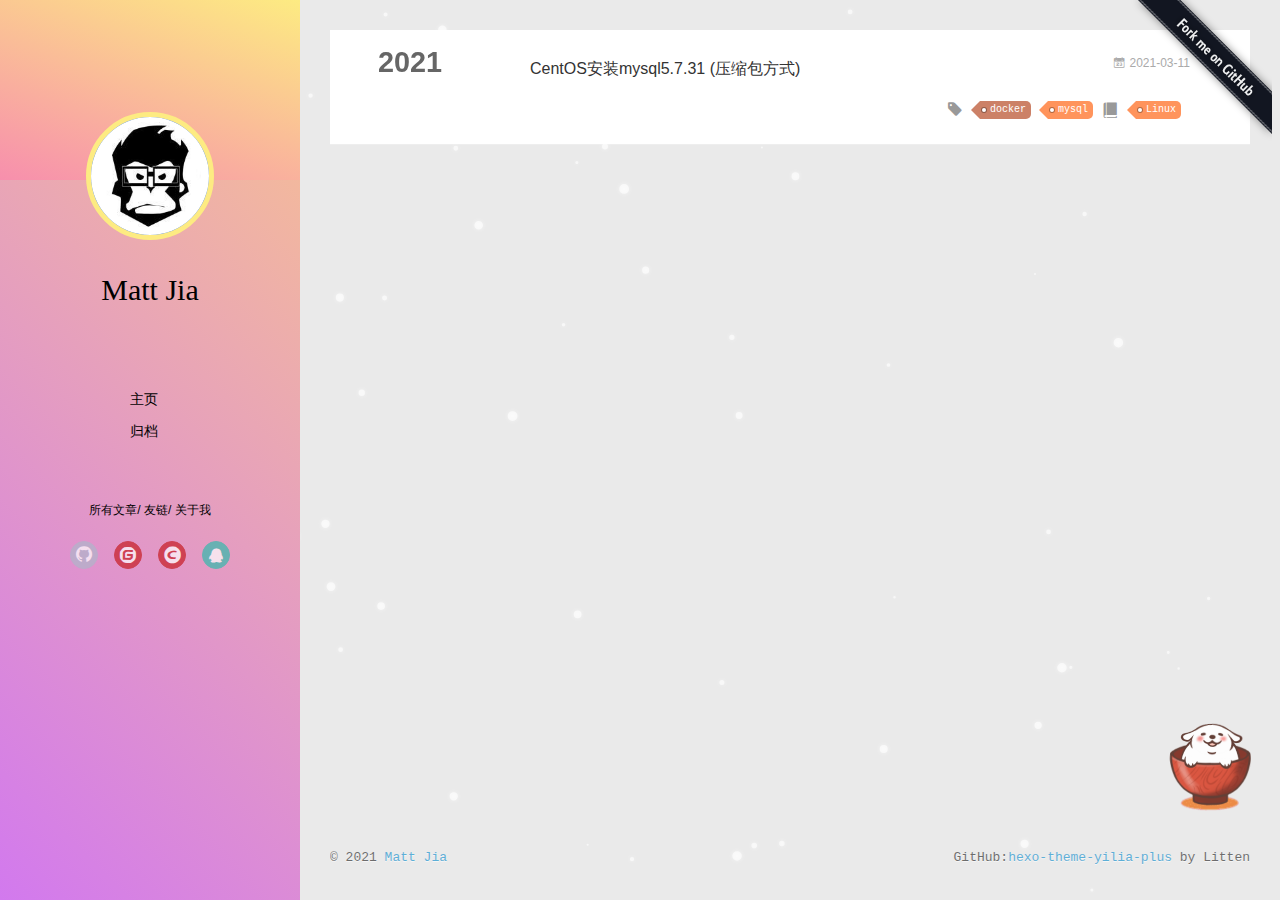
<file: archives/2021/03/index.html>
<!DOCTYPE html>
<html>
<head>
  <meta charset="utf-8">
  
  <meta name="renderer" content="webkit">
  <meta http-equiv="X-UA-Compatible" content="IE=edge" >
  <link rel="dns-prefetch" href="https://www.mattjia.cn">
  <title>Archives: 2021/3 | </title>
  <meta name="generator" content="hexo-theme-yilia-plus">
  <meta name="viewport" content="width=device-width, initial-scale=1, maximum-scale=1">
  
  <meta property="og:type" content="website">
<meta property="og:title">
<meta property="og:url" content="https://www.mattjia.cn/archives/2021/03/index.html">
<meta property="og:site_name">
<meta property="og:locale" content="zh_CN">
<meta property="article:author" content="Matt Jia">
<meta property="article:tag" content="JAVA,程序员,Spring,开发,博客">
<meta name="twitter:card" content="summary">
  
    <link rel="alternative" href="/atom.xml" title="" type="application/atom+xml">
  
  
    <link rel="icon" href="/img/favicon.ico">
  
  
  <link rel="stylesheet" type="text/css" href="/./main.a5fda8.css">
  <style type="text/css">
    
    #container.show {
      background: linear-gradient(to left top,#a0cfe4,#e8c37e);
    }
  </style>
  

  
<script>
var _hmt = _hmt || [];
(function() {
	var hm = document.createElement("script");
	hm.src = "https://hm.baidu.com/hm.js?067b104f2dec0d31a9424757e2a5aacc";
	var s = document.getElementsByTagName("script")[0]; 
	s.parentNode.insertBefore(hm, s);
})();
</script>


  
    
 	  <script src="/lib/clickLove.js"></script>
  
  

<script>
  (function () {
    var bp = document.createElement('script');
    var curProtocol = window.location.protocol.split(':')[0];
    if (curProtocol === 'https') {
      bp.src = 'https://zz.bdstatic.com/linksubmit/push.js';
    } else {
      bp.src = 'http://push.zhanzhang.baidu.com/push.js';
    }
    var s = document.getElementsByTagName("script")[0];
    s.parentNode.insertBefore(bp, s);
  })();

</script>



  

</head>

<body>
  <div id="container" q-class="show:isCtnShow">
    <canvas id="anm-canvas" class="anm-canvas"></canvas>
    <div class="left-col" q-class="show:isShow">
      


<div class="overlay" style="background: linear-gradient(200deg,#FDEB82,#F78FAD);"></div>
<div class="intrude-less">
	<header id="header" class="inner">
		<a href="/" class="profilepic">
			<img src="/img/head.jpg" class="js-avatar">
		</a>
		<hgroup>
			<h1 class="header-author"><a href="/">Matt Jia</a></h1>
		</hgroup>
		

		<nav class="header-menu">
			<ul>
			
				<li><a href="/" >主页</a></li>
			
				<li><a href="/archives" >归档</a></li>
			
			</ul>
		</nav>
		<nav class="header-smart-menu">
			
				
					<a q-on="click: openSlider(e, 'innerArchive')" href="javascript:void(0)">所有文章</a>
				
			
				
					<a q-on="click: openSlider(e, 'friends')" href="javascript:void(0)">友链</a>
				
			
				
					<a q-on="click: openSlider(e, 'aboutme')" href="javascript:void(0)">关于我</a>
				
			
		</nav>
		<nav class="header-nav">
			<div class="social">
				
					
						<a class="github" target="_blank" rel="noopener" href="https://github.com/HumorousPhilosopher" 
												title="GitHub" ><i class="icon-github"></i></a>
					
				
					
						<a class="gitee" target="_blank" rel="noopener" href="https://gitee.com/mattjia" 
												title="码云" ><i class="icon-gitee"></i></a>
					
				
					
						<a class="csdn" target="_blank" rel="noopener" href="https://blog.csdn.net/qq_37470552" 
												title="CSDN" ><i class="icon-csdn"></i></a>
					
				
					
						<a class="qq" href="tencent://message/?uin=812262134&Site=&Menu=yes" 
												title="QQ" ><i class="icon-qq"></i></a>
					
				
			</div>
		
		</nav>
	</header>		
</div>

    </div>
    <div class="mid-col" q-class="show:isShow,hide:isShow|isFalse">
      
      
      <a class="forkMe" style="position:absolute;z-index:999;top:0;right:0.5em;" 
        href="https://github.com/HumorousPhilosopher" target="_blank">
        <img src="/img/forkme.png"
          class="attachment-full size-full" alt="Fork me on GitHub" data-recalc-dims="1"></a>
      
      
<nav id="mobile-nav">
  	<div class="overlay js-overlay" style="background: linear-gradient(200deg,#FDEB82,#F78FAD)"></div>
	<div class="btnctn js-mobile-btnctn">
  		<div class="slider-trigger list" q-on="click: openSlider(e)"><i class="icon icon-sort"></i></div>
	</div>
	<div class="intrude-less">
		<header id="header" class="inner">
			<div class="profilepic">
				<a href="/">
					<img src="/img/head.jpg" class="js-avatar">
				</a>
			</div>
			<hgroup>
			  <h1 class="header-author js-header-author">Matt Jia</h1>
			</hgroup>
			
			
			
				
			
				
			
			
			
			<nav class="header-nav">
				<div class="social">
					
						
						<a class="github" target="_blank" 
							href="https://github.com/HumorousPhilosopher" title="GitHub"><i class="icon-github"></i></a>
						
					
						
						<a class="gitee" target="_blank" 
							href="https://gitee.com/mattjia" title="码云"><i class="icon-gitee"></i></a>
						
					
						
						<a class="csdn" target="_blank" 
							href="https://blog.csdn.net/qq_37470552" title="CSDN"><i class="icon-csdn"></i></a>
						
					
						
						<a class="qq" target="_blank" 
							href="tencent://message/?uin=812262134&Site=&Menu=yes" title="QQ"><i class="icon-qq"></i></a>
						
					
				</div>
			</nav>

			<nav class="header-menu js-header-menu">
				<ul style="width: 50%">
				
				
					<li style="width: 50%"><a href="/">主页</a></li>
		        
					<li style="width: 50%"><a href="/archives">归档</a></li>
		        
				</ul>
			</nav>
		</header>				
	</div>
	<div class="mobile-mask" style="display:none" q-show="isShow"></div>
</nav>

      <div id="wrapper" class="body-wrap">
        <div class="menu-l">
          <div class="canvas-wrap">
            <canvas data-colors="#eaeaea" data-sectionHeight="100" data-contentId="js-content" id="myCanvas1"
              class="anm-canvas"></canvas>
          </div>
          <div id="js-content" class="content-ll">
            
  
  
    
    
      
      
      <section class="archives-wrap">
        <div class="archive-year-wrap">
          <a href="/archives/2021" class="archive-year">2021</a>
        </div>
        <div class="archives">
    
    <article class="archive-article archive-type-post">
  <div class="archive-article-inner">
    <header class="archive-article-header">
      	<div class="article-meta">
	      	
<a href="/2021/03/11/CentOS%E5%AE%89%E8%A3%85mysql5-7-31-%E5%8E%8B%E7%BC%A9%E5%8C%85%E6%96%B9%E5%BC%8F/" class="archive-article-date">
        <time datetime="2021-03-11T13:04:00.000Z" itemprop="datePublished"><i class="icon-calendar icon"></i>2021-03-11</time>
</a>

        </div>
    	 
  
    <h1 itemprop="name">
	
	  <a class="archive-article-title" href="/2021/03/11/CentOS%E5%AE%89%E8%A3%85mysql5-7-31-%E5%8E%8B%E7%BC%A9%E5%8C%85%E6%96%B9%E5%BC%8F/">CentOS安装mysql5.7.31 (压缩包方式)</a>
	
    </h1>
  


        <div class="article-info info-on-right">
          
	<div class="article-tag tagcloud">
		<i class="icon-price-tags icon"></i>
		<ul class="article-tag-list">
			 
        		<li class="article-tag-list-item">
        			<a href="javascript:void(0)" class="js-tag article-tag-list-link color2">docker</a>
        		</li>
      		 
        		<li class="article-tag-list-item">
        			<a href="javascript:void(0)" class="js-tag article-tag-list-link color1">mysql</a>
        		</li>
      		
		</ul>
	</div>

          
	<div class="article-category tagcloud">
		<i class="icon-book icon"></i>
		<ul class="article-tag-list">
			 
        		<li class="article-tag-list-item">
        			<a href="/categories/Linux//" class="article-tag-list-link color1">Linux</a>
        		</li>
      		
		</ul>
	</div>


        </div>
        <div class="clearfix"></div>
    </header>
  </div>
</article>
  
  
    </div></section>
  

    


          </div>
        </div>
      </div>
      <footer id="footer">
  <div class="outer">
    <div id="footer-info">
    	<div class="footer-left">
    		&copy; 2021 <a href="https://www.mattjia.cn/" target="_blank">Matt Jia</a>
    	</div>
        <div class="footer-right">
			
			
      		GitHub:<a href="https://github.com/JoeyBling/hexo-theme-yilia-plus" target="_blank">hexo-theme-yilia-plus</a> by Litten
      	</div>
    </div>
  </div>
  
  
  
</footer>

    </div>
    <script>
	var yiliaConfig = {
		mathjax: false,
		isHome: false,
		isPost: false,
		isArchive: true,
		isTag: false,
		isCategory: false,
		open_in_new: false,
		toc_hide_index: true,
		root: "/",
		innerArchive: true,
		showTags: false
	}
</script>

<script>!function(r){function e(t){if(i[t])return i[t].exports;var n=i[t]={exports:{},id:t,loaded:!1};return r[t].call(n.exports,n,n.exports,e),n.loaded=!0,n.exports}var i={};e.m=r,e.c=i,e.p="./",e(0)}([function(t,n,r){r(208),t.exports=r(205)},function(t,n,r){var d=r(3),y=r(46),g=r(26),b=r(27),x=r(47),m="prototype",S=function(t,n,r){var e,i,o,u,c=t&S.F,f=t&S.G,a=t&S.S,s=t&S.P,l=t&S.B,h=f?d:a?d[n]||(d[n]={}):(d[n]||{})[m],v=f?y:y[n]||(y[n]={}),p=v[m]||(v[m]={});for(e in f&&(r=n),r)o=((i=!c&&h&&void 0!==h[e])?h:r)[e],u=l&&i?x(o,d):s&&"function"==typeof o?x(Function.call,o):o,h&&b(h,e,o,t&S.U),v[e]!=o&&g(v,e,u),s&&p[e]!=o&&(p[e]=o)};d.core=y,S.F=1,S.G=2,S.S=4,S.P=8,S.B=16,S.W=32,S.U=64,S.R=128,t.exports=S},function(t,n,r){var e=r(5);t.exports=function(t){if(!e(t))throw TypeError(t+" is not an object!");return t}},function(t,n){var r=t.exports="undefined"!=typeof window&&window.Math==Math?window:"undefined"!=typeof self&&self.Math==Math?self:Function("return this")();"number"==typeof __g&&(__g=r)},function(t,n){t.exports=function(t){try{return!!t()}catch(t){return!0}}},function(t,n){t.exports=function(t){return"object"==typeof t?null!==t:"function"==typeof t}},function(t,n){var r=t.exports="undefined"!=typeof window&&window.Math==Math?window:"undefined"!=typeof self&&self.Math==Math?self:Function("return this")();"number"==typeof __g&&(__g=r)},function(t,n,r){var e=r(118)("wks"),i=r(79),o=r(3).Symbol,u="function"==typeof o;(t.exports=function(t){return e[t]||(e[t]=u&&o[t]||(u?o:i)("Symbol."+t))}).store=e},function(t,n,r){var e=r(49),i=Math.min;t.exports=function(t){return 0<t?i(e(t),9007199254740991):0}},function(t,n){var r={}.hasOwnProperty;t.exports=function(t,n){return r.call(t,n)}},function(t,n,r){t.exports=!r(4)(function(){return 7!=Object.defineProperty({},"a",{get:function(){return 7}}).a})},function(t,n,r){var e=r(2),i=r(174),o=r(53),u=Object.defineProperty;n.f=r(10)?Object.defineProperty:function(t,n,r){if(e(t),n=o(n,!0),e(r),i)try{return u(t,n,r)}catch(t){}if("get"in r||"set"in r)throw TypeError("Accessors not supported!");return"value"in r&&(t[n]=r.value),t}},function(t,n,r){t.exports=!r(20)(function(){return 7!=Object.defineProperty({},"a",{get:function(){return 7}}).a})},function(t,n,r){var e=r(14),i=r(24);t.exports=r(12)?function(t,n,r){return e.f(t,n,i(1,r))}:function(t,n,r){return t[n]=r,t}},function(t,n,r){var e=r(22),i=r(60),o=r(42),u=Object.defineProperty;n.f=r(12)?Object.defineProperty:function(t,n,r){if(e(t),n=o(n,!0),e(r),i)try{return u(t,n,r)}catch(t){}if("get"in r||"set"in r)throw TypeError("Accessors not supported!");return"value"in r&&(t[n]=r.value),t}},function(t,n,r){var e=r(96),i=r(34);t.exports=function(t){return e(i(t))}},function(t,n,r){var e=r(40)("wks"),i=r(25),o=r(6).Symbol,u="function"==typeof o;(t.exports=function(t){return e[t]||(e[t]=u&&o[t]||(u?o:i)("Symbol."+t))}).store=e},function(t,n,r){var e=r(51);t.exports=function(t){return Object(e(t))}},function(t,n){t.exports=function(t){return"object"==typeof t?null!==t:"function"==typeof t}},function(t,n){var r=t.exports={version:"2.6.9"};"number"==typeof __e&&(__e=r)},function(t,n){t.exports=function(t){try{return!!t()}catch(t){return!0}}},function(t,n){t.exports=function(t){if("function"!=typeof t)throw TypeError(t+" is not a function!");return t}},function(t,n,r){var e=r(18);t.exports=function(t){if(!e(t))throw TypeError(t+" is not an object!");return t}},function(t,n){t.exports=!0},function(t,n){t.exports=function(t,n){return{enumerable:!(1&t),configurable:!(2&t),writable:!(4&t),value:n}}},function(t,n){var r=0,e=Math.random();t.exports=function(t){return"Symbol(".concat(void 0===t?"":t,")_",(++r+e).toString(36))}},function(t,n,r){var e=r(11),i=r(75);t.exports=r(10)?function(t,n,r){return e.f(t,n,i(1,r))}:function(t,n,r){return t[n]=r,t}},function(t,n,r){var o=r(3),u=r(26),c=r(30),f=r(79)("src"),e=r(219),i="toString",a=(""+e).split(i);r(46).inspectSource=function(t){return e.call(t)},(t.exports=function(t,n,r,e){var i="function"==typeof r;i&&(c(r,"name")||u(r,"name",n)),t[n]!==r&&(i&&(c(r,f)||u(r,f,t[n]?""+t[n]:a.join(String(n)))),t===o?t[n]=r:e?t[n]?t[n]=r:u(t,n,r):(delete t[n],u(t,n,r)))})(Function.prototype,i,function(){return"function"==typeof this&&this[f]||e.call(this)})},function(t,n,r){var e=r(1),i=r(4),u=r(51),c=/"/g,o=function(t,n,r,e){var i=String(u(t)),o="<"+n;return""!==r&&(o+=" "+r+'="'+String(e).replace(c,"&quot;")+'"'),o+">"+i+"</"+n+">"};t.exports=function(n,t){var r={};r[n]=t(o),e(e.P+e.F*i(function(){var t=""[n]('"');return t!==t.toLowerCase()||3<t.split('"').length}),"String",r)}},function(t,n,r){var e=r(65),i=r(35);t.exports=Object.keys||function(t){return e(t,i)}},function(t,n){var r={}.hasOwnProperty;t.exports=function(t,n){return r.call(t,n)}},function(t,n,r){var e=r(117),i=r(75),o=r(33),u=r(53),c=r(30),f=r(174),a=Object.getOwnPropertyDescriptor;n.f=r(10)?a:function(t,n){if(t=o(t),n=u(n,!0),f)try{return a(t,n)}catch(t){}if(c(t,n))return i(!e.f.call(t,n),t[n])}},function(t,n,r){var e=r(30),i=r(17),o=r(154)("IE_PROTO"),u=Object.prototype;t.exports=Object.getPrototypeOf||function(t){return t=i(t),e(t,o)?t[o]:"function"==typeof t.constructor&&t instanceof t.constructor?t.constructor.prototype:t instanceof Object?u:null}},function(t,n,r){var e=r(116),i=r(51);t.exports=function(t){return e(i(t))}},function(t,n){t.exports=function(t){if(null==t)throw TypeError("Can't call method on  "+t);return t}},function(t,n){t.exports="constructor,hasOwnProperty,isPrototypeOf,propertyIsEnumerable,toLocaleString,toString,valueOf".split(",")},function(t,n){t.exports={}},function(t,n){n.f={}.propertyIsEnumerable},function(t,n,r){var e=r(14).f,i=r(9),o=r(16)("toStringTag");t.exports=function(t,n,r){t&&!i(t=r?t:t.prototype,o)&&e(t,o,{configurable:!0,value:n})}},function(t,n,r){var e=r(40)("keys"),i=r(25);t.exports=function(t){return e[t]||(e[t]=i(t))}},function(t,n,r){var e=r(19),i=r(6),o="__core-js_shared__",u=i[o]||(i[o]={});(t.exports=function(t,n){return u[t]||(u[t]=void 0!==n?n:{})})("versions",[]).push({version:e.version,mode:r(23)?"pure":"global",copyright:"© 2019 Denis Pushkarev (zloirock.ru)"})},function(t,n){var r=Math.ceil,e=Math.floor;t.exports=function(t){return isNaN(t=+t)?0:(0<t?e:r)(t)}},function(t,n,r){var i=r(18);t.exports=function(t,n){if(!i(t))return t;var r,e;if(n&&"function"==typeof(r=t.toString)&&!i(e=r.call(t)))return e;if("function"==typeof(r=t.valueOf)&&!i(e=r.call(t)))return e;if(!n&&"function"==typeof(r=t.toString)&&!i(e=r.call(t)))return e;throw TypeError("Can't convert object to primitive value")}},function(t,n,r){var e=r(6),i=r(19),o=r(23),u=r(44),c=r(14).f;t.exports=function(t){var n=i.Symbol||(i.Symbol=o?{}:e.Symbol||{});"_"==t.charAt(0)||t in n||c(n,t,{value:u.f(t)})}},function(t,n,r){n.f=r(16)},function(t,n){var r={}.toString;t.exports=function(t){return r.call(t).slice(8,-1)}},function(t,n){var r=t.exports={version:"2.6.9"};"number"==typeof __e&&(__e=r)},function(t,n,r){var o=r(21);t.exports=function(e,i,t){if(o(e),void 0===i)return e;switch(t){case 1:return function(t){return e.call(i,t)};case 2:return function(t,n){return e.call(i,t,n)};case 3:return function(t,n,r){return e.call(i,t,n,r)}}return function(){return e.apply(i,arguments)}}},function(t,n,r){"use strict";var e=r(4);t.exports=function(t,n){return!!t&&e(function(){n?t.call(null,function(){},1):t.call(null)})}},function(t,n){var r=Math.ceil,e=Math.floor;t.exports=function(t){return isNaN(t=+t)?0:(0<t?e:r)(t)}},function(t,n,r){var x=r(47),m=r(116),S=r(17),w=r(8),e=r(138);t.exports=function(l,t){var h=1==l,v=2==l,p=3==l,d=4==l,y=6==l,g=5==l||y,b=t||e;return function(t,n,r){for(var e,i,o=S(t),u=m(o),c=x(n,r,3),f=w(u.length),a=0,s=h?b(t,f):v?b(t,0):void 0;a<f;a++)if((g||a in u)&&(i=c(e=u[a],a,o),l))if(h)s[a]=i;else if(i)switch(l){case 3:return!0;case 5:return e;case 6:return a;case 2:s.push(e)}else if(d)return!1;return y?-1:p||d?d:s}}},function(t,n){t.exports=function(t){if(null==t)throw TypeError("Can't call method on  "+t);return t}},function(t,n,r){var i=r(1),o=r(46),u=r(4);t.exports=function(t,n){var r=(o.Object||{})[t]||Object[t],e={};e[t]=n(r),i(i.S+i.F*u(function(){r(1)}),"Object",e)}},function(t,n,r){var i=r(5);t.exports=function(t,n){if(!i(t))return t;var r,e;if(n&&"function"==typeof(r=t.toString)&&!i(e=r.call(t)))return e;if("function"==typeof(r=t.valueOf)&&!i(e=r.call(t)))return e;if(!n&&"function"==typeof(r=t.toString)&&!i(e=r.call(t)))return e;throw TypeError("Can't convert object to primitive value")}},function(t,n,r){var d=r(6),y=r(19),g=r(93),b=r(13),x=r(9),m="prototype",S=function(t,n,r){var e,i,o,u=t&S.F,c=t&S.G,f=t&S.S,a=t&S.P,s=t&S.B,l=t&S.W,h=c?y:y[n]||(y[n]={}),v=h[m],p=c?d:f?d[n]:(d[n]||{})[m];for(e in c&&(r=n),r)(i=!u&&p&&void 0!==p[e])&&x(h,e)||(o=i?p[e]:r[e],h[e]=c&&"function"!=typeof p[e]?r[e]:s&&i?g(o,d):l&&p[e]==o?function(e){var t=function(t,n,r){if(this instanceof e){switch(arguments.length){case 0:return new e;case 1:return new e(t);case 2:return new e(t,n)}return new e(t,n,r)}return e.apply(this,arguments)};return t[m]=e[m],t}(o):a&&"function"==typeof o?g(Function.call,o):o,a&&((h.virtual||(h.virtual={}))[e]=o,t&S.R&&v&&!v[e]&&b(v,e,o)))};S.F=1,S.G=2,S.S=4,S.P=8,S.B=16,S.W=32,S.U=64,S.R=128,t.exports=S},function(t,n,r){var e=r(34);t.exports=function(t){return Object(e(t))}},function(t,n,r){var o=r(196),e=r(1),i=r(118)("metadata"),u=i.store||(i.store=new(r(200))),c=function(t,n,r){var e=u.get(t);if(!e){if(!r)return;u.set(t,e=new o)}var i=e.get(n);if(!i){if(!r)return;e.set(n,i=new o)}return i};t.exports={store:u,map:c,has:function(t,n,r){var e=c(n,r,!1);return void 0!==e&&e.has(t)},get:function(t,n,r){var e=c(n,r,!1);return void 0===e?void 0:e.get(t)},set:function(t,n,r,e){c(r,e,!0).set(t,n)},keys:function(t,n){var r=c(t,n,!1),e=[];return r&&r.forEach(function(t,n){e.push(n)}),e},key:function(t){return void 0===t||"symbol"==typeof t?t:String(t)},exp:function(t){e(e.S,"Reflect",t)}}},function(t,n,r){"use strict";if(r(10)){var g=r(68),b=r(3),x=r(4),m=r(1),S=r(132),e=r(159),h=r(47),w=r(70),i=r(75),_=r(26),o=r(76),u=r(49),O=r(8),E=r(194),c=r(78),f=r(53),a=r(30),M=r(81),P=r(5),v=r(17),p=r(145),j=r(72),F=r(32),A=r(73).f,d=r(161),s=r(79),l=r(7),y=r(50),I=r(120),L=r(119),N=r(162),T=r(82),k=r(125),R=r(77),C=r(137),D=r(166),G=r(11),W=r(31),U=G.f,V=W.f,B=b.RangeError,q=b.TypeError,z=b.Uint8Array,K="ArrayBuffer",H="Shared"+K,J="BYTES_PER_ELEMENT",$="prototype",Y=Array[$],X=e.ArrayBuffer,Q=e.DataView,Z=y(0),tt=y(2),nt=y(3),rt=y(4),et=y(5),it=y(6),ot=I(!0),ut=I(!1),ct=N.values,ft=N.keys,at=N.entries,st=Y.lastIndexOf,lt=Y.reduce,ht=Y.reduceRight,vt=Y.join,pt=Y.sort,dt=Y.slice,yt=Y.toString,gt=Y.toLocaleString,bt=l("iterator"),xt=l("toStringTag"),mt=s("typed_constructor"),St=s("def_constructor"),wt=S.CONSTR,_t=S.TYPED,Ot=S.VIEW,Et="Wrong length!",Mt=y(1,function(t,n){return It(L(t,t[St]),n)}),Pt=x(function(){return 1===new z(new Uint16Array([1]).buffer)[0]}),jt=!!z&&!!z[$].set&&x(function(){new z(1).set({})}),Ft=function(t,n){var r=u(t);if(r<0||r%n)throw B("Wrong offset!");return r},At=function(t){if(P(t)&&_t in t)return t;throw q(t+" is not a typed array!")},It=function(t,n){if(!(P(t)&&mt in t))throw q("It is not a typed array constructor!");return new t(n)},Lt=function(t,n){return Nt(L(t,t[St]),n)},Nt=function(t,n){for(var r=0,e=n.length,i=It(t,e);r<e;)i[r]=n[r++];return i},Tt=function(t,n,r){U(t,n,{get:function(){return this._d[r]}})},kt=function(t){var n,r,e,i,o,u,c=v(t),f=arguments.length,a=1<f?arguments[1]:void 0,s=void 0!==a,l=d(c);if(null!=l&&!p(l)){for(u=l.call(c),e=[],n=0;!(o=u.next()).done;n++)e.push(o.value);c=e}for(s&&2<f&&(a=h(a,arguments[2],2)),n=0,r=O(c.length),i=It(this,r);n<r;n++)i[n]=s?a(c[n],n):c[n];return i},Rt=function(){for(var t=0,n=arguments.length,r=It(this,n);t<n;)r[t]=arguments[t++];return r},Ct=!!z&&x(function(){gt.call(new z(1))}),Dt=function(){return gt.apply(Ct?dt.call(At(this)):At(this),arguments)},Gt={copyWithin:function(t,n){return D.call(At(this),t,n,2<arguments.length?arguments[2]:void 0)},every:function(t){return rt(At(this),t,1<arguments.length?arguments[1]:void 0)},fill:function(t){return C.apply(At(this),arguments)},filter:function(t){return Lt(this,tt(At(this),t,1<arguments.length?arguments[1]:void 0))},find:function(t){return et(At(this),t,1<arguments.length?arguments[1]:void 0)},findIndex:function(t){return it(At(this),t,1<arguments.length?arguments[1]:void 0)},forEach:function(t){Z(At(this),t,1<arguments.length?arguments[1]:void 0)},indexOf:function(t){return ut(At(this),t,1<arguments.length?arguments[1]:void 0)},includes:function(t){return ot(At(this),t,1<arguments.length?arguments[1]:void 0)},join:function(t){return vt.apply(At(this),arguments)},lastIndexOf:function(t){return st.apply(At(this),arguments)},map:function(t){return Mt(At(this),t,1<arguments.length?arguments[1]:void 0)},reduce:function(t){return lt.apply(At(this),arguments)},reduceRight:function(t){return ht.apply(At(this),arguments)},reverse:function(){for(var t,n=this,r=At(n).length,e=Math.floor(r/2),i=0;i<e;)t=n[i],n[i++]=n[--r],n[r]=t;return n},some:function(t){return nt(At(this),t,1<arguments.length?arguments[1]:void 0)},sort:function(t){return pt.call(At(this),t)},subarray:function(t,n){var r=At(this),e=r.length,i=c(t,e);return new(L(r,r[St]))(r.buffer,r.byteOffset+i*r.BYTES_PER_ELEMENT,O((void 0===n?e:c(n,e))-i))}},Wt=function(t,n){return Lt(this,dt.call(At(this),t,n))},Ut=function(t){At(this);var n=Ft(arguments[1],1),r=this.length,e=v(t),i=O(e.length),o=0;if(r<i+n)throw B(Et);for(;o<i;)this[n+o]=e[o++]},Vt={entries:function(){return at.call(At(this))},keys:function(){return ft.call(At(this))},values:function(){return ct.call(At(this))}},Bt=function(t,n){return P(t)&&t[_t]&&"symbol"!=typeof n&&n in t&&String(+n)==String(n)},qt=function(t,n){return Bt(t,n=f(n,!0))?i(2,t[n]):V(t,n)},zt=function(t,n,r){return!(Bt(t,n=f(n,!0))&&P(r)&&a(r,"value"))||a(r,"get")||a(r,"set")||r.configurable||a(r,"writable")&&!r.writable||a(r,"enumerable")&&!r.enumerable?U(t,n,r):(t[n]=r.value,t)};wt||(W.f=qt,G.f=zt),m(m.S+m.F*!wt,"Object",{getOwnPropertyDescriptor:qt,defineProperty:zt}),x(function(){yt.call({})})&&(yt=gt=function(){return vt.call(this)});var Kt=o({},Gt);o(Kt,Vt),_(Kt,bt,Vt.values),o(Kt,{slice:Wt,set:Ut,constructor:function(){},toString:yt,toLocaleString:Dt}),Tt(Kt,"buffer","b"),Tt(Kt,"byteOffset","o"),Tt(Kt,"byteLength","l"),Tt(Kt,"length","e"),U(Kt,xt,{get:function(){return this[_t]}}),t.exports=function(t,l,n,o){var h=t+((o=!!o)?"Clamped":"")+"Array",r="get"+t,u="set"+t,v=b[h],c=v||{},e=v&&F(v),i=!v||!S.ABV,f={},a=v&&v[$],p=function(t,i){U(t,i,{get:function(){return t=i,(n=this._d).v[r](t*l+n.o,Pt);var t,n},set:function(t){return n=i,r=t,e=this._d,o&&(r=(r=Math.round(r))<0?0:255<r?255:255&r),void e.v[u](n*l+e.o,r,Pt);var n,r,e},enumerable:!0})};i?(v=n(function(t,n,r,e){w(t,v,h,"_d");var i,o,u,c,f=0,a=0;if(P(n)){if(!(n instanceof X||(c=M(n))==K||c==H))return _t in n?Nt(v,n):kt.call(v,n);i=n,a=Ft(r,l);var s=n.byteLength;if(void 0===e){if(s%l)throw B(Et);if((o=s-a)<0)throw B(Et)}else if(s<(o=O(e)*l)+a)throw B(Et);u=o/l}else u=E(n),i=new X(o=u*l);for(_(t,"_d",{b:i,o:a,l:o,e:u,v:new Q(i)});f<u;)p(t,f++)}),a=v[$]=j(Kt),_(a,"constructor",v)):x(function(){v(1)})&&x(function(){new v(-1)})&&k(function(t){new v,new v(null),new v(1.5),new v(t)},!0)||(v=n(function(t,n,r,e){var i;return w(t,v,h),P(n)?n instanceof X||(i=M(n))==K||i==H?void 0!==e?new c(n,Ft(r,l),e):void 0!==r?new c(n,Ft(r,l)):new c(n):_t in n?Nt(v,n):kt.call(v,n):new c(E(n))}),Z(e!==Function.prototype?A(c).concat(A(e)):A(c),function(t){t in v||_(v,t,c[t])}),v[$]=a,g||(a.constructor=v));var s=a[bt],d=!!s&&("values"==s.name||null==s.name),y=Vt.values;_(v,mt,!0),_(a,_t,h),_(a,Ot,!0),_(a,St,v),(o?new v(1)[xt]==h:xt in a)||U(a,xt,{get:function(){return h}}),f[h]=v,m(m.G+m.W+m.F*(v!=c),f),m(m.S,h,{BYTES_PER_ELEMENT:l}),m(m.S+m.F*x(function(){c.of.call(v,1)}),h,{from:kt,of:Rt}),J in a||_(a,J,l),m(m.P,h,Gt),R(h),m(m.P+m.F*jt,h,{set:Ut}),m(m.P+m.F*!d,h,Vt),g||a.toString==yt||(a.toString=yt),m(m.P+m.F*x(function(){new v(1).slice()}),h,{slice:Wt}),m(m.P+m.F*(x(function(){return[1,2].toLocaleString()!=new v([1,2]).toLocaleString()})||!x(function(){a.toLocaleString.call([1,2])})),h,{toLocaleString:Dt}),T[h]=d?s:y,g||d||_(a,bt,y)}}else t.exports=function(){}},function(t,n){var r={}.toString;t.exports=function(t){return r.call(t).slice(8,-1)}},function(t,n,r){var e=r(18),i=r(6).document,o=e(i)&&e(i.createElement);t.exports=function(t){return o?i.createElement(t):{}}},function(t,n,r){t.exports=!r(12)&&!r(20)(function(){return 7!=Object.defineProperty(r(59)("div"),"a",{get:function(){return 7}}).a})},function(t,n,r){"use strict";var x=r(23),m=r(54),S=r(66),w=r(13),_=r(36),O=r(98),E=r(38),M=r(104),P=r(16)("iterator"),j=!([].keys&&"next"in[].keys()),F="values",A=function(){return this};t.exports=function(t,n,r,e,i,o,u){O(r,n,e);var c,f,a,s=function(t){if(!j&&t in p)return p[t];switch(t){case"keys":case F:return function(){return new r(this,t)}}return function(){return new r(this,t)}},l=n+" Iterator",h=i==F,v=!1,p=t.prototype,d=p[P]||p["@@iterator"]||i&&p[i],y=d||s(i),g=i?h?s("entries"):y:void 0,b="Array"==n&&p.entries||d;if(b&&((a=M(b.call(new t)))!==Object.prototype&&a.next&&(E(a,l,!0),x||"function"==typeof a[P]||w(a,P,A))),h&&d&&d.name!==F&&(v=!0,y=function(){return d.call(this)}),x&&!u||!j&&!v&&p[P]||w(p,P,y),_[n]=y,_[l]=A,i)if(c={values:h?y:s(F),keys:o?y:s("keys"),entries:g},u)for(f in c)f in p||S(p,f,c[f]);else m(m.P+m.F*(j||v),n,c);return c}},function(t,n,e){var i=e(22),o=e(101),u=e(35),c=e(39)("IE_PROTO"),f=function(){},a="prototype",s=function(){var t,n=e(59)("iframe"),r=u.length;for(n.style.display="none",e(95).appendChild(n),n.src="javascript:",(t=n.contentWindow.document).open(),t.write("<script>document.F=Object<\/script>"),t.close(),s=t.F;r--;)delete s[a][u[r]];return s()};t.exports=Object.create||function(t,n){var r;return null!==t?(f[a]=i(t),r=new f,f[a]=null,r[c]=t):r=s(),void 0===n?r:o(r,n)}},function(t,n,r){var e=r(65),i=r(35).concat("length","prototype");n.f=Object.getOwnPropertyNames||function(t){return e(t,i)}},function(t,n){n.f=Object.getOwnPropertySymbols},function(t,n,r){var u=r(9),c=r(15),f=r(92)(!1),a=r(39)("IE_PROTO");t.exports=function(t,n){var r,e=c(t),i=0,o=[];for(r in e)r!=a&&u(e,r)&&o.push(r);for(;n.length>i;)u(e,r=n[i++])&&(~f(o,r)||o.push(r));return o}},function(t,n,r){t.exports=r(13)},function(t,n,r){var e=r(7)("unscopables"),i=Array.prototype;null==i[e]&&r(26)(i,e,{}),t.exports=function(t){i[e][t]=!0}},function(t,n){t.exports=!1},function(t,n,r){var e=r(79)("meta"),i=r(5),o=r(30),u=r(11).f,c=0,f=Object.isExtensible||function(){return!0},a=!r(4)(function(){return f(Object.preventExtensions({}))}),s=function(t){u(t,e,{value:{i:"O"+ ++c,w:{}}})},l=t.exports={KEY:e,NEED:!1,fastKey:function(t,n){if(!i(t))return"symbol"==typeof t?t:("string"==typeof t?"S":"P")+t;if(!o(t,e)){if(!f(t))return"F";if(!n)return"E";s(t)}return t[e].i},getWeak:function(t,n){if(!o(t,e)){if(!f(t))return!0;if(!n)return!1;s(t)}return t[e].w},onFreeze:function(t){return a&&l.NEED&&f(t)&&!o(t,e)&&s(t),t}}},function(t,n){t.exports=function(t,n,r,e){if(!(t instanceof n)||void 0!==e&&e in t)throw TypeError(r+": incorrect invocation!");return t}},function(t,n,r){var h=r(47),v=r(177),p=r(145),d=r(2),y=r(8),g=r(161),b={},x={};(n=t.exports=function(t,n,r,e,i){var o,u,c,f,a=i?function(){return t}:g(t),s=h(r,e,n?2:1),l=0;if("function"!=typeof a)throw TypeError(t+" is not iterable!");if(p(a)){for(o=y(t.length);l<o;l++)if((f=n?s(d(u=t[l])[0],u[1]):s(t[l]))===b||f===x)return f}else for(c=a.call(t);!(u=c.next()).done;)if((f=v(c,s,u.value,n))===b||f===x)return f}).BREAK=b,n.RETURN=x},function(t,n,e){var i=e(2),o=e(183),u=e(141),c=e(154)("IE_PROTO"),f=function(){},a="prototype",s=function(){var t,n=e(140)("iframe"),r=u.length;for(n.style.display="none",e(143).appendChild(n),n.src="javascript:",(t=n.contentWindow.document).open(),t.write("<script>document.F=Object<\/script>"),t.close(),s=t.F;r--;)delete s[a][u[r]];return s()};t.exports=Object.create||function(t,n){var r;return null!==t?(f[a]=i(t),r=new f,f[a]=null,r[c]=t):r=s(),void 0===n?r:o(r,n)}},function(t,n,r){var e=r(185),i=r(141).concat("length","prototype");n.f=Object.getOwnPropertyNames||function(t){return e(t,i)}},function(t,n,r){var e=r(185),i=r(141);t.exports=Object.keys||function(t){return e(t,i)}},function(t,n){t.exports=function(t,n){return{enumerable:!(1&t),configurable:!(2&t),writable:!(4&t),value:n}}},function(t,n,r){var i=r(27);t.exports=function(t,n,r){for(var e in n)i(t,e,n[e],r);return t}},function(t,n,r){"use strict";var e=r(3),i=r(11),o=r(10),u=r(7)("species");t.exports=function(t){var n=e[t];o&&n&&!n[u]&&i.f(n,u,{configurable:!0,get:function(){return this}})}},function(t,n,r){var e=r(49),i=Math.max,o=Math.min;t.exports=function(t,n){return(t=e(t))<0?i(t+n,0):o(t,n)}},function(t,n){var r=0,e=Math.random();t.exports=function(t){return"Symbol(".concat(void 0===t?"":t,")_",(++r+e).toString(36))}},function(t,n,r){var e=r(5);t.exports=function(t,n){if(!e(t)||t._t!==n)throw TypeError("Incompatible receiver, "+n+" required!");return t}},function(t,n,r){var i=r(45),o=r(7)("toStringTag"),u="Arguments"==i(function(){return arguments}());t.exports=function(t){var n,r,e;return void 0===t?"Undefined":null===t?"Null":"string"==typeof(r=function(t,n){try{return t[n]}catch(t){}}(n=Object(t),o))?r:u?i(n):"Object"==(e=i(n))&&"function"==typeof n.callee?"Arguments":e}},function(t,n){t.exports={}},function(t,n,r){var e=r(11).f,i=r(30),o=r(7)("toStringTag");t.exports=function(t,n,r){t&&!i(t=r?t:t.prototype,o)&&e(t,o,{configurable:!0,value:n})}},function(t,n,r){var u=r(1),e=r(51),c=r(4),f=r(157),i="["+f+"]",o=RegExp("^"+i+i+"*"),a=RegExp(i+i+"*$"),s=function(t,n,r){var e={},i=c(function(){return!!f[t]()||"​"!="​"[t]()}),o=e[t]=i?n(l):f[t];r&&(e[r]=o),u(u.P+u.F*i,"String",e)},l=s.trim=function(t,n){return t=String(e(t)),1&n&&(t=t.replace(o,"")),2&n&&(t=t.replace(a,"")),t};t.exports=s},function(t,n,r){t.exports={default:r(88),__esModule:!0}},function(t,n,r){t.exports={default:r(89),__esModule:!0}},function(t,n,r){"use strict";function e(t){return t&&t.__esModule?t:{default:t}}n.__esModule=!0;var i=e(r(86)),o=e(r(85)),u="function"==typeof o.default&&"symbol"==typeof i.default?function(t){return typeof t}:function(t){return t&&"function"==typeof o.default&&t.constructor===o.default&&t!==o.default.prototype?"symbol":typeof t};n.default="function"==typeof o.default&&"symbol"===u(i.default)?function(t){return void 0===t?"undefined":u(t)}:function(t){return t&&"function"==typeof o.default&&t.constructor===o.default&&t!==o.default.prototype?"symbol":void 0===t?"undefined":u(t)}},function(t,n,r){r(111),r(109),r(112),r(113),t.exports=r(19).Symbol},function(t,n,r){r(110),r(114),t.exports=r(44).f("iterator")},function(t,n){t.exports=function(t){if("function"!=typeof t)throw TypeError(t+" is not a function!");return t}},function(t,n){t.exports=function(){}},function(t,n,r){var f=r(15),a=r(107),s=r(106);t.exports=function(c){return function(t,n,r){var e,i=f(t),o=a(i.length),u=s(r,o);if(c&&n!=n){for(;u<o;)if((e=i[u++])!=e)return!0}else for(;u<o;u++)if((c||u in i)&&i[u]===n)return c||u||0;return!c&&-1}}},function(t,n,r){var o=r(90);t.exports=function(e,i,t){if(o(e),void 0===i)return e;switch(t){case 1:return function(t){return e.call(i,t)};case 2:return function(t,n){return e.call(i,t,n)};case 3:return function(t,n,r){return e.call(i,t,n,r)}}return function(){return e.apply(i,arguments)}}},function(t,n,r){var c=r(29),f=r(64),a=r(37);t.exports=function(t){var n=c(t),r=f.f;if(r)for(var e,i=r(t),o=a.f,u=0;i.length>u;)o.call(t,e=i[u++])&&n.push(e);return n}},function(t,n,r){var e=r(6).document;t.exports=e&&e.documentElement},function(t,n,r){var e=r(58);t.exports=Object("z").propertyIsEnumerable(0)?Object:function(t){return"String"==e(t)?t.split(""):Object(t)}},function(t,n,r){var e=r(58);t.exports=Array.isArray||function(t){return"Array"==e(t)}},function(t,n,r){"use strict";var e=r(62),i=r(24),o=r(38),u={};r(13)(u,r(16)("iterator"),function(){return this}),t.exports=function(t,n,r){t.prototype=e(u,{next:i(1,r)}),o(t,n+" Iterator")}},function(t,n){t.exports=function(t,n){return{value:n,done:!!t}}},function(t,n,r){var e=r(25)("meta"),i=r(18),o=r(9),u=r(14).f,c=0,f=Object.isExtensible||function(){return!0},a=!r(20)(function(){return f(Object.preventExtensions({}))}),s=function(t){u(t,e,{value:{i:"O"+ ++c,w:{}}})},l=t.exports={KEY:e,NEED:!1,fastKey:function(t,n){if(!i(t))return"symbol"==typeof t?t:("string"==typeof t?"S":"P")+t;if(!o(t,e)){if(!f(t))return"F";if(!n)return"E";s(t)}return t[e].i},getWeak:function(t,n){if(!o(t,e)){if(!f(t))return!0;if(!n)return!1;s(t)}return t[e].w},onFreeze:function(t){return a&&l.NEED&&f(t)&&!o(t,e)&&s(t),t}}},function(t,n,r){var u=r(14),c=r(22),f=r(29);t.exports=r(12)?Object.defineProperties:function(t,n){c(t);for(var r,e=f(n),i=e.length,o=0;o<i;)u.f(t,r=e[o++],n[r]);return t}},function(t,n,r){var e=r(37),i=r(24),o=r(15),u=r(42),c=r(9),f=r(60),a=Object.getOwnPropertyDescriptor;n.f=r(12)?a:function(t,n){if(t=o(t),n=u(n,!0),f)try{return a(t,n)}catch(t){}if(c(t,n))return i(!e.f.call(t,n),t[n])}},function(t,n,r){var e=r(15),i=r(63).f,o={}.toString,u="object"==typeof window&&window&&Object.getOwnPropertyNames?Object.getOwnPropertyNames(window):[];t.exports.f=function(t){return u&&"[object Window]"==o.call(t)?function(t){try{return i(t)}catch(t){return u.slice()}}(t):i(e(t))}},function(t,n,r){var e=r(9),i=r(55),o=r(39)("IE_PROTO"),u=Object.prototype;t.exports=Object.getPrototypeOf||function(t){return t=i(t),e(t,o)?t[o]:"function"==typeof t.constructor&&t instanceof t.constructor?t.constructor.prototype:t instanceof Object?u:null}},function(t,n,r){var f=r(41),a=r(34);t.exports=function(c){return function(t,n){var r,e,i=String(a(t)),o=f(n),u=i.length;return o<0||u<=o?c?"":void 0:(r=i.charCodeAt(o))<55296||56319<r||o+1===u||(e=i.charCodeAt(o+1))<56320||57343<e?c?i.charAt(o):r:c?i.slice(o,o+2):e-56320+(r-55296<<10)+65536}}},function(t,n,r){var e=r(41),i=Math.max,o=Math.min;t.exports=function(t,n){return(t=e(t))<0?i(t+n,0):o(t,n)}},function(t,n,r){var e=r(41),i=Math.min;t.exports=function(t){return 0<t?i(e(t),9007199254740991):0}},function(t,n,r){"use strict";var e=r(91),i=r(99),o=r(36),u=r(15);t.exports=r(61)(Array,"Array",function(t,n){this._t=u(t),this._i=0,this._k=n},function(){var t=this._t,n=this._k,r=this._i++;return!t||r>=t.length?(this._t=void 0,i(1)):i(0,"keys"==n?r:"values"==n?t[r]:[r,t[r]])},"values"),o.Arguments=o.Array,e("keys"),e("values"),e("entries")},function(t,n){},function(t,n,r){"use strict";var e=r(105)(!0);r(61)(String,"String",function(t){this._t=String(t),this._i=0},function(){var t,n=this._t,r=this._i;return r>=n.length?{value:void 0,done:!0}:(t=e(n,r),this._i+=t.length,{value:t,done:!1})})},function(t,n,r){"use strict";var e=r(6),u=r(9),i=r(12),o=r(54),c=r(66),f=r(100).KEY,a=r(20),s=r(40),l=r(38),h=r(25),v=r(16),p=r(44),d=r(43),y=r(94),g=r(97),b=r(22),x=r(18),m=r(55),S=r(15),w=r(42),_=r(24),O=r(62),E=r(103),M=r(102),P=r(64),j=r(14),F=r(29),A=M.f,I=j.f,L=E.f,N=e.Symbol,T=e.JSON,k=T&&T.stringify,R="prototype",C=v("_hidden"),D=v("toPrimitive"),G={}.propertyIsEnumerable,W=s("symbol-registry"),U=s("symbols"),V=s("op-symbols"),B=Object[R],q="function"==typeof N&&!!P.f,z=e.QObject,K=!z||!z[R]||!z[R].findChild,H=i&&a(function(){return 7!=O(I({},"a",{get:function(){return I(this,"a",{value:7}).a}})).a})?function(t,n,r){var e=A(B,n);e&&delete B[n],I(t,n,r),e&&t!==B&&I(B,n,e)}:I,J=function(t){var n=U[t]=O(N[R]);return n._k=t,n},$=q&&"symbol"==typeof N.iterator?function(t){return"symbol"==typeof t}:function(t){return t instanceof N},Y=function(t,n,r){return t===B&&Y(V,n,r),b(t),n=w(n,!0),b(r),u(U,n)?(r.enumerable?(u(t,C)&&t[C][n]&&(t[C][n]=!1),r=O(r,{enumerable:_(0,!1)})):(u(t,C)||I(t,C,_(1,{})),t[C][n]=!0),H(t,n,r)):I(t,n,r)},X=function(t,n){b(t);for(var r,e=y(n=S(n)),i=0,o=e.length;i<o;)Y(t,r=e[i++],n[r]);return t},Q=function(t){var n=G.call(this,t=w(t,!0));return!(this===B&&u(U,t)&&!u(V,t))&&(!(n||!u(this,t)||!u(U,t)||u(this,C)&&this[C][t])||n)},Z=function(t,n){if(t=S(t),n=w(n,!0),t!==B||!u(U,n)||u(V,n)){var r=A(t,n);return!r||!u(U,n)||u(t,C)&&t[C][n]||(r.enumerable=!0),r}},tt=function(t){for(var n,r=L(S(t)),e=[],i=0;r.length>i;)u(U,n=r[i++])||n==C||n==f||e.push(n);return e},nt=function(t){for(var n,r=t===B,e=L(r?V:S(t)),i=[],o=0;e.length>o;)!u(U,n=e[o++])||r&&!u(B,n)||i.push(U[n]);return i};q||(c((N=function(){if(this instanceof N)throw TypeError("Symbol is not a constructor!");var n=h(0<arguments.length?arguments[0]:void 0),r=function(t){this===B&&r.call(V,t),u(this,C)&&u(this[C],n)&&(this[C][n]=!1),H(this,n,_(1,t))};return i&&K&&H(B,n,{configurable:!0,set:r}),J(n)})[R],"toString",function(){return this._k}),M.f=Z,j.f=Y,r(63).f=E.f=tt,r(37).f=Q,P.f=nt,i&&!r(23)&&c(B,"propertyIsEnumerable",Q,!0),p.f=function(t){return J(v(t))}),o(o.G+o.W+o.F*!q,{Symbol:N});for(var rt="hasInstance,isConcatSpreadable,iterator,match,replace,search,species,split,toPrimitive,toStringTag,unscopables".split(","),et=0;rt.length>et;)v(rt[et++]);for(var it=F(v.store),ot=0;it.length>ot;)d(it[ot++]);o(o.S+o.F*!q,"Symbol",{for:function(t){return u(W,t+="")?W[t]:W[t]=N(t)},keyFor:function(t){if(!$(t))throw TypeError(t+" is not a symbol!");for(var n in W)if(W[n]===t)return n},useSetter:function(){K=!0},useSimple:function(){K=!1}}),o(o.S+o.F*!q,"Object",{create:function(t,n){return void 0===n?O(t):X(O(t),n)},defineProperty:Y,defineProperties:X,getOwnPropertyDescriptor:Z,getOwnPropertyNames:tt,getOwnPropertySymbols:nt});var ut=a(function(){P.f(1)});o(o.S+o.F*ut,"Object",{getOwnPropertySymbols:function(t){return P.f(m(t))}}),T&&o(o.S+o.F*(!q||a(function(){var t=N();return"[null]"!=k([t])||"{}"!=k({a:t})||"{}"!=k(Object(t))})),"JSON",{stringify:function(t){for(var n,r,e=[t],i=1;arguments.length>i;)e.push(arguments[i++]);if(r=n=e[1],(x(n)||void 0!==t)&&!$(t))return g(n)||(n=function(t,n){if("function"==typeof r&&(n=r.call(this,t,n)),!$(n))return n}),e[1]=n,k.apply(T,e)}}),N[R][D]||r(13)(N[R],D,N[R].valueOf),l(N,"Symbol"),l(Math,"Math",!0),l(e.JSON,"JSON",!0)},function(t,n,r){r(43)("asyncIterator")},function(t,n,r){r(43)("observable")},function(t,n,r){r(108);for(var e=r(6),i=r(13),o=r(36),u=r(16)("toStringTag"),c="CSSRuleList,CSSStyleDeclaration,CSSValueList,ClientRectList,DOMRectList,DOMStringList,DOMTokenList,DataTransferItemList,FileList,HTMLAllCollection,HTMLCollection,HTMLFormElement,HTMLSelectElement,MediaList,MimeTypeArray,NamedNodeMap,NodeList,PaintRequestList,Plugin,PluginArray,SVGLengthList,SVGNumberList,SVGPathSegList,SVGPointList,SVGStringList,SVGTransformList,SourceBufferList,StyleSheetList,TextTrackCueList,TextTrackList,TouchList".split(","),f=0;f<c.length;f++){var a=c[f],s=e[a],l=s&&s.prototype;l&&!l[u]&&i(l,u,a),o[a]=o.Array}},function(t,n,r){"use strict";var e=r(2);t.exports=function(){var t=e(this),n="";return t.global&&(n+="g"),t.ignoreCase&&(n+="i"),t.multiline&&(n+="m"),t.unicode&&(n+="u"),t.sticky&&(n+="y"),n}},function(t,n,r){var e=r(45);t.exports=Object("z").propertyIsEnumerable(0)?Object:function(t){return"String"==e(t)?t.split(""):Object(t)}},function(t,n){n.f={}.propertyIsEnumerable},function(t,n,r){var e=r(46),i=r(3),o="__core-js_shared__",u=i[o]||(i[o]={});(t.exports=function(t,n){return u[t]||(u[t]=void 0!==n?n:{})})("versions",[]).push({version:e.version,mode:r(68)?"pure":"global",copyright:"© 2019 Denis Pushkarev (zloirock.ru)"})},function(t,n,r){var i=r(2),o=r(21),u=r(7)("species");t.exports=function(t,n){var r,e=i(t).constructor;return void 0===e||null==(r=i(e)[u])?n:o(r)}},function(t,n,r){var f=r(33),a=r(8),s=r(78);t.exports=function(c){return function(t,n,r){var e,i=f(t),o=a(i.length),u=s(r,o);if(c&&n!=n){for(;u<o;)if((e=i[u++])!=e)return!0}else for(;u<o;u++)if((c||u in i)&&i[u]===n)return c||u||0;return!c&&-1}}},function(t,n,r){"use strict";var g=r(3),b=r(1),x=r(27),m=r(76),S=r(69),w=r(71),_=r(70),O=r(5),E=r(4),M=r(125),P=r(83),j=r(144);t.exports=function(e,t,n,r,i,o){var u=g[e],c=u,f=i?"set":"add",a=c&&c.prototype,s={},l=function(t){var r=a[t];x(a,t,"delete"==t?function(t){return!(o&&!O(t))&&r.call(this,0===t?0:t)}:"has"==t?function(t){return!(o&&!O(t))&&r.call(this,0===t?0:t)}:"get"==t?function(t){return o&&!O(t)?void 0:r.call(this,0===t?0:t)}:"add"==t?function(t){return r.call(this,0===t?0:t),this}:function(t,n){return r.call(this,0===t?0:t,n),this})};if("function"==typeof c&&(o||a.forEach&&!E(function(){(new c).entries().next()}))){var h=new c,v=h[f](o?{}:-0,1)!=h,p=E(function(){h.has(1)}),d=M(function(t){new c(t)}),y=!o&&E(function(){for(var t=new c,n=5;n--;)t[f](n,n);return!t.has(-0)});d||(((c=t(function(t,n){_(t,c,e);var r=j(new u,t,c);return null!=n&&w(n,i,r[f],r),r})).prototype=a).constructor=c),(p||y)&&(l("delete"),l("has"),i&&l("get")),(y||v)&&l(f),o&&a.clear&&delete a.clear}else c=r.getConstructor(t,e,i,f),m(c.prototype,n),S.NEED=!0;return P(c,e),s[e]=c,b(b.G+b.W+b.F*(c!=u),s),o||r.setStrong(c,e,i),c}},function(t,n,r){"use strict";r(197);var s=r(27),l=r(26),h=r(4),v=r(51),p=r(7),d=r(152),y=p("species"),g=!h(function(){var t=/./;return t.exec=function(){var t=[];return t.groups={a:"7"},t},"7"!=="".replace(t,"$<a>")}),b=function(){var t=/(?:)/,n=t.exec;t.exec=function(){return n.apply(this,arguments)};var r="ab".split(t);return 2===r.length&&"a"===r[0]&&"b"===r[1]}();t.exports=function(r,t,n){var e=p(r),o=!h(function(){var t={};return t[e]=function(){return 7},7!=""[r](t)}),i=o?!h(function(){var t=!1,n=/a/;return n.exec=function(){return t=!0,null},"split"===r&&(n.constructor={},n.constructor[y]=function(){return n}),n[e](""),!t}):void 0;if(!o||!i||"replace"===r&&!g||"split"===r&&!b){var u=/./[e],c=n(v,e,""[r],function(t,n,r,e,i){return n.exec===d?o&&!i?{done:!0,value:u.call(n,r,e)}:{done:!0,value:t.call(r,n,e)}:{done:!1}}),f=c[0],a=c[1];s(String.prototype,r,f),l(RegExp.prototype,e,2==t?function(t,n){return a.call(t,this,n)}:function(t){return a.call(t,this)})}}},function(t,n,r){var e=r(45);t.exports=Array.isArray||function(t){return"Array"==e(t)}},function(t,n,r){var e=r(5),i=r(45),o=r(7)("match");t.exports=function(t){var n;return e(t)&&(void 0!==(n=t[o])?!!n:"RegExp"==i(t))}},function(t,n,r){var o=r(7)("iterator"),u=!1;try{var e=[7][o]();e.return=function(){u=!0},Array.from(e,function(){throw 2})}catch(t){}t.exports=function(t,n){if(!n&&!u)return!1;var r=!1;try{var e=[7],i=e[o]();i.next=function(){return{done:r=!0}},e[o]=function(){return i},t(e)}catch(t){}return r}},function(t,n,r){"use strict";t.exports=r(68)||!r(4)(function(){var t=Math.random();__defineSetter__.call(null,t,function(){}),delete r(3)[t]})},function(t,n){n.f=Object.getOwnPropertySymbols},function(t,n,r){"use strict";var i=r(81),o=RegExp.prototype.exec;t.exports=function(t,n){var r=t.exec;if("function"==typeof r){var e=r.call(t,n);if("object"!=typeof e)throw new TypeError("RegExp exec method returned something other than an Object or null");return e}if("RegExp"!==i(t))throw new TypeError("RegExp#exec called on incompatible receiver");return o.call(t,n)}},function(t,n,r){"use strict";var e=r(1),u=r(21),c=r(47),f=r(71);t.exports=function(t){e(e.S,t,{from:function(t){var n,r,e,i,o=arguments[1];return u(this),(n=void 0!==o)&&u(o),null==t?new this:(r=[],n?(e=0,i=c(o,arguments[2],2),f(t,!1,function(t){r.push(i(t,e++))})):f(t,!1,r.push,r),new this(r))}})}},function(t,n,r){"use strict";var e=r(1);t.exports=function(t){e(e.S,t,{of:function(){for(var t=arguments.length,n=new Array(t);t--;)n[t]=arguments[t];return new this(n)}})}},function(t,n,r){var f=r(49),a=r(51);t.exports=function(c){return function(t,n){var r,e,i=String(a(t)),o=f(n),u=i.length;return o<0||u<=o?c?"":void 0:(r=i.charCodeAt(o))<55296||56319<r||o+1===u||(e=i.charCodeAt(o+1))<56320||57343<e?c?i.charAt(o):r:c?i.slice(o,o+2):e-56320+(r-55296<<10)+65536}}},function(t,n,r){for(var e,i=r(3),o=r(26),u=r(79),c=u("typed_array"),f=u("view"),a=!(!i.ArrayBuffer||!i.DataView),s=a,l=0,h="Int8Array,Uint8Array,Uint8ClampedArray,Int16Array,Uint16Array,Int32Array,Uint32Array,Float32Array,Float64Array".split(",");l<9;)(e=i[h[l++]])?(o(e.prototype,c,!0),o(e.prototype,f,!0)):s=!1;t.exports={ABV:a,CONSTR:s,TYPED:c,VIEW:f}},function(t,n,r){var e=r(3).navigator;t.exports=e&&e.userAgent||""},function(t,n){"use strict";var r,e={versions:(r=window.navigator.userAgent,{trident:-1<r.indexOf("Trident"),presto:-1<r.indexOf("Presto"),webKit:-1<r.indexOf("AppleWebKit"),gecko:-1<r.indexOf("Gecko")&&-1==r.indexOf("KHTML"),mobile:!!r.match(/AppleWebKit.*Mobile.*/),ios:!!r.match(/\(i[^;]+;( U;)? CPU.+Mac OS X/),android:-1<r.indexOf("Android")||-1<r.indexOf("Linux"),iPhone:-1<r.indexOf("iPhone")||-1<r.indexOf("Mac"),iPad:-1<r.indexOf("iPad"),webApp:-1==r.indexOf("Safari"),weixin:-1==r.indexOf("MicroMessenger")})};t.exports=e},function(t,n,r){"use strict";var e,i=r(87),l=(e=i)&&e.__esModule?e:{default:e},h=function(){function n(t,n,r){return n||r?String.fromCharCode(n||r):o[t]||t}function r(t){return s[t]}var e=/&quot;|&lt;|&gt;|&amp;|&nbsp;|&apos;|&#(\d+);|&#(\d+)/g,i=/['<> "&]/g,o={"&quot;":'"',"&lt;":"<","&gt;":">","&amp;":"&","&nbsp;":" "},u=/\u00a0/g,c=/<br\s*\/?>/gi,f=/\r?\n/g,a=/\s/g,s={};for(var t in o)s[o[t]]=t;return o["&apos;"]="'",s["'"]="&#39;",{encode:function(t){return t?(""+t).replace(i,r).replace(f,"<br/>").replace(a,"&nbsp;"):""},decode:function(t){return t?(""+t).replace(c,"\n").replace(e,n).replace(u," "):""},encodeBase16:function(t){if(!t)return t;for(var n=[],r=0,e=(t+="").length;r<e;r++)n.push(t.charCodeAt(r).toString(16).toUpperCase());return n.join("")},encodeBase16forJSON:function(t){if(!t)return t;for(var n=[],r=0,e=(t=t.replace(/[\u4E00-\u9FBF]/gi,function(t){return escape(t).replace("%u","\\u")})).length;r<e;r++)n.push(t.charCodeAt(r).toString(16).toUpperCase());return n.join("")},decodeBase16:function(t){if(!t)return t;for(var n=[],r=0,e=(t+="").length;r<e;r+=2)n.push(String.fromCharCode("0x"+t.slice(r,r+2)));return n.join("")},encodeObject:function(t){if(t instanceof Array)for(var n=0,r=t.length;n<r;n++)t[n]=h.encodeObject(t[n]);else if("object"==(void 0===t?"undefined":(0,l.default)(t)))for(var e in t)t[e]=h.encodeObject(t[e]);else if("string"==typeof t)return h.encode(t);return t},loadScript:function(t){var n=document.createElement("script");document.getElementsByTagName("body")[0].appendChild(n),n.setAttribute("src",t)},addLoadEvent:function(t){var n=window.onload;"function"!=typeof window.onload?window.onload=t:window.onload=function(){n(),t()}}}}();t.exports=h},function(t,n,r){"use strict";var e=r(131)(!0);t.exports=function(t,n,r){return n+(r?e(t,n).length:1)}},function(t,n,r){"use strict";var c=r(17),f=r(78),a=r(8);t.exports=function(t){for(var n=c(this),r=a(n.length),e=arguments.length,i=f(1<e?arguments[1]:void 0,r),o=2<e?arguments[2]:void 0,u=void 0===o?r:f(o,r);i<u;)n[i++]=t;return n}},function(t,n,r){var e=r(215);t.exports=function(t,n){return new(e(t))(n)}},function(t,n,r){"use strict";var e=r(11),i=r(75);t.exports=function(t,n,r){n in t?e.f(t,n,i(0,r)):t[n]=r}},function(t,n,r){var e=r(5),i=r(3).document,o=e(i)&&e(i.createElement);t.exports=function(t){return o?i.createElement(t):{}}},function(t,n){t.exports="constructor,hasOwnProperty,isPrototypeOf,propertyIsEnumerable,toLocaleString,toString,valueOf".split(",")},function(t,n,r){var e=r(7)("match");t.exports=function(n){var r=/./;try{"/./"[n](r)}catch(t){try{return r[e]=!1,!"/./"[n](r)}catch(n){}}return!0}},function(t,n,r){var e=r(3).document;t.exports=e&&e.documentElement},function(t,n,r){var o=r(5),u=r(153).set;t.exports=function(t,n,r){var e,i=n.constructor;return i!==r&&"function"==typeof i&&(e=i.prototype)!==r.prototype&&o(e)&&u&&u(t,e),t}},function(t,n,r){var e=r(82),i=r(7)("iterator"),o=Array.prototype;t.exports=function(t){return void 0!==t&&(e.Array===t||o[i]===t)}},function(t,n,r){"use strict";var e=r(72),i=r(75),o=r(83),u={};r(26)(u,r(7)("iterator"),function(){return this}),t.exports=function(t,n,r){t.prototype=e(u,{next:i(1,r)}),o(t,n+" Iterator")}},function(t,n,r){"use strict";var x=r(68),m=r(1),S=r(27),w=r(26),_=r(82),O=r(146),E=r(83),M=r(32),P=r(7)("iterator"),j=!([].keys&&"next"in[].keys()),F="values",A=function(){return this};t.exports=function(t,n,r,e,i,o,u){O(r,n,e);var c,f,a,s=function(t){if(!j&&t in p)return p[t];switch(t){case"keys":case F:return function(){return new r(this,t)}}return function(){return new r(this,t)}},l=n+" Iterator",h=i==F,v=!1,p=t.prototype,d=p[P]||p["@@iterator"]||i&&p[i],y=d||s(i),g=i?h?s("entries"):y:void 0,b="Array"==n&&p.entries||d;if(b&&((a=M(b.call(new t)))!==Object.prototype&&a.next&&(E(a,l,!0),x||"function"==typeof a[P]||w(a,P,A))),h&&d&&d.name!==F&&(v=!0,y=function(){return d.call(this)}),x&&!u||!j&&!v&&p[P]||w(p,P,y),_[n]=y,_[l]=A,i)if(c={values:h?y:s(F),keys:o?y:s("keys"),entries:g},u)for(f in c)f in p||S(p,f,c[f]);else m(m.P+m.F*(j||v),n,c);return c}},function(t,n){var r=Math.expm1;t.exports=!r||22025.465794806718<r(10)||r(10)<22025.465794806718||-2e-17!=r(-2e-17)?function(t){return 0==(t=+t)?t:-1e-6<t&&t<1e-6?t+t*t/2:Math.exp(t)-1}:r},function(t,n){t.exports=Math.sign||function(t){return 0==(t=+t)||t!=t?t:t<0?-1:1}},function(t,n,r){var c=r(3),f=r(158).set,a=c.MutationObserver||c.WebKitMutationObserver,s=c.process,l=c.Promise,h="process"==r(45)(s);t.exports=function(){var r,e,i,t=function(){var t,n;for(h&&(t=s.domain)&&t.exit();r;){n=r.fn,r=r.next;try{n()}catch(t){throw r?i():e=void 0,t}}e=void 0,t&&t.enter()};if(h)i=function(){s.nextTick(t)};else if(!a||c.navigator&&c.navigator.standalone)if(l&&l.resolve){var n=l.resolve(void 0);i=function(){n.then(t)}}else i=function(){f.call(c,t)};else{var o=!0,u=document.createTextNode("");new a(t).observe(u,{characterData:!0}),i=function(){u.data=o=!o}}return function(t){var n={fn:t,next:void 0};e&&(e.next=n),r||(r=n,i()),e=n}}},function(t,n,r){"use strict";function e(t){var r,e;this.promise=new t(function(t,n){if(void 0!==r||void 0!==e)throw TypeError("Bad Promise constructor");r=t,e=n}),this.resolve=i(r),this.reject=i(e)}var i=r(21);t.exports.f=function(t){return new e(t)}},function(t,n,r){"use strict";var e,i,u=r(115),c=RegExp.prototype.exec,f=String.prototype.replace,o=c,a="lastIndex",s=(e=/a/,i=/b*/g,c.call(e,"a"),c.call(i,"a"),0!==e[a]||0!==i[a]),l=void 0!==/()??/.exec("")[1];(s||l)&&(o=function(t){var n,r,e,i,o=this;return l&&(r=new RegExp("^"+o.source+"$(?!\\s)",u.call(o))),s&&(n=o[a]),e=c.call(o,t),s&&e&&(o[a]=o.global?e.index+e[0].length:n),l&&e&&1<e.length&&f.call(e[0],r,function(){for(i=1;i<arguments.length-2;i++)void 0===arguments[i]&&(e[i]=void 0)}),e}),t.exports=o},function(t,n,i){var r=i(5),e=i(2),o=function(t,n){if(e(t),!r(n)&&null!==n)throw TypeError(n+": can't set as prototype!")};t.exports={set:Object.setPrototypeOf||("__proto__"in{}?function(t,r,e){try{(e=i(47)(Function.call,i(31).f(Object.prototype,"__proto__").set,2))(t,[]),r=!(t instanceof Array)}catch(t){r=!0}return function(t,n){return o(t,n),r?t.__proto__=n:e(t,n),t}}({},!1):void 0),check:o}},function(t,n,r){var e=r(118)("keys"),i=r(79);t.exports=function(t){return e[t]||(e[t]=i(t))}},function(t,n,r){var e=r(124),i=r(51);t.exports=function(t,n,r){if(e(n))throw TypeError("String#"+r+" doesn't accept regex!");return String(i(t))}},function(t,n,r){"use strict";var i=r(49),o=r(51);t.exports=function(t){var n=String(o(this)),r="",e=i(t);if(e<0||e==1/0)throw RangeError("Count can't be negative");for(;0<e;(e>>>=1)&&(n+=n))1&e&&(r+=n);return r}},function(t,n){t.exports="\t\n\v\f\r   ᠎             　\u2028\u2029\ufeff"},function(t,n,r){var e,i,o,u=r(47),c=r(175),f=r(143),a=r(140),s=r(3),l=s.process,h=s.setImmediate,v=s.clearImmediate,p=s.MessageChannel,d=s.Dispatch,y=0,g={},b="onreadystatechange",x=function(){var t=+this;if(g.hasOwnProperty(t)){var n=g[t];delete g[t],n()}},m=function(t){x.call(t.data)};h&&v||(h=function(t){for(var n=[],r=1;arguments.length>r;)n.push(arguments[r++]);return g[++y]=function(){c("function"==typeof t?t:Function(t),n)},e(y),y},v=function(t){delete g[t]},"process"==r(45)(l)?e=function(t){l.nextTick(u(x,t,1))}:d&&d.now?e=function(t){d.now(u(x,t,1))}:p?(o=(i=new p).port2,i.port1.onmessage=m,e=u(o.postMessage,o,1)):s.addEventListener&&"function"==typeof postMessage&&!s.importScripts?(e=function(t){s.postMessage(t+"","*")},s.addEventListener("message",m,!1)):e=b in a("script")?function(t){f.appendChild(a("script"))[b]=function(){f.removeChild(this),x.call(t)}}:function(t){setTimeout(u(x,t,1),0)}),t.exports={set:h,clear:v}},function(t,n,r){"use strict";function e(t,n,r){var e,i,o,u=new Array(r),c=8*r-n-1,f=(1<<c)-1,a=f>>1,s=23===n?W(2,-24)-W(2,-77):0,l=0,h=t<0||0===t&&1/t<0?1:0;for((t=G(t))!=t||t===C?(i=t!=t?1:0,e=f):(e=U(V(t)/B),t*(o=W(2,-e))<1&&(e--,o*=2),2<=(t+=1<=e+a?s/o:s*W(2,1-a))*o&&(e++,o/=2),f<=e+a?(i=0,e=f):1<=e+a?(i=(t*o-1)*W(2,n),e+=a):(i=t*W(2,a-1)*W(2,n),e=0));8<=n;u[l++]=255&i,i/=256,n-=8);for(e=e<<n|i,c+=n;0<c;u[l++]=255&e,e/=256,c-=8);return u[--l]|=128*h,u}function i(t,n,r){var e,i=8*r-n-1,o=(1<<i)-1,u=o>>1,c=i-7,f=r-1,a=t[f--],s=127&a;for(a>>=7;0<c;s=256*s+t[f],f--,c-=8);for(e=s&(1<<-c)-1,s>>=-c,c+=n;0<c;e=256*e+t[f],f--,c-=8);if(0===s)s=1-u;else{if(s===o)return e?NaN:a?-C:C;e+=W(2,n),s-=u}return(a?-1:1)*e*W(2,s-n)}function o(t){return t[3]<<24|t[2]<<16|t[1]<<8|t[0]}function u(t){return[255&t]}function c(t){return[255&t,t>>8&255]}function f(t){return[255&t,t>>8&255,t>>16&255,t>>24&255]}function a(t){return e(t,52,8)}function s(t){return e(t,23,4)}function l(t,n,r){M(t[I],n,{get:function(){return this[r]}})}function h(t,n,r,e){var i=O(+r);if(i+n>t[H])throw R(L);var o=t[K]._b,u=i+t[J],c=o.slice(u,u+n);return e?c:c.reverse()}function v(t,n,r,e,i,o){var u=O(+r);if(u+n>t[H])throw R(L);for(var c=t[K]._b,f=u+t[J],a=e(+i),s=0;s<n;s++)c[f+s]=a[o?s:n-s-1]}var p=r(3),d=r(10),y=r(68),g=r(132),b=r(26),x=r(76),m=r(4),S=r(70),w=r(49),_=r(8),O=r(194),E=r(73).f,M=r(11).f,P=r(137),j=r(83),F="ArrayBuffer",A="DataView",I="prototype",L="Wrong index!",N=p[F],T=p[A],k=p.Math,R=p.RangeError,C=p.Infinity,D=N,G=k.abs,W=k.pow,U=k.floor,V=k.log,B=k.LN2,q="byteLength",z="byteOffset",K=d?"_b":"buffer",H=d?"_l":q,J=d?"_o":z;if(g.ABV){if(!m(function(){N(1)})||!m(function(){new N(-1)})||m(function(){return new N,new N(1.5),new N(NaN),N.name!=F})){for(var $,Y=(N=function(t){return S(this,N),new D(O(t))})[I]=D[I],X=E(D),Q=0;X.length>Q;)($=X[Q++])in N||b(N,$,D[$]);y||(Y.constructor=N)}var Z=new T(new N(2)),tt=T[I].setInt8;Z.setInt8(0,2147483648),Z.setInt8(1,2147483649),!Z.getInt8(0)&&Z.getInt8(1)||x(T[I],{setInt8:function(t,n){tt.call(this,t,n<<24>>24)},setUint8:function(t,n){tt.call(this,t,n<<24>>24)}},!0)}else N=function(t){S(this,N,F);var n=O(t);this._b=P.call(new Array(n),0),this[H]=n},T=function(t,n,r){S(this,T,A),S(t,N,A);var e=t[H],i=w(n);if(i<0||e<i)throw R("Wrong offset!");if(e<i+(r=void 0===r?e-i:_(r)))throw R("Wrong length!");this[K]=t,this[J]=i,this[H]=r},d&&(l(N,q,"_l"),l(T,"buffer","_b"),l(T,q,"_l"),l(T,z,"_o")),x(T[I],{getInt8:function(t){return h(this,1,t)[0]<<24>>24},getUint8:function(t){return h(this,1,t)[0]},getInt16:function(t){var n=h(this,2,t,arguments[1]);return(n[1]<<8|n[0])<<16>>16},getUint16:function(t){var n=h(this,2,t,arguments[1]);return n[1]<<8|n[0]},getInt32:function(t){return o(h(this,4,t,arguments[1]))},getUint32:function(t){return o(h(this,4,t,arguments[1]))>>>0},getFloat32:function(t){return i(h(this,4,t,arguments[1]),23,4)},getFloat64:function(t){return i(h(this,8,t,arguments[1]),52,8)},setInt8:function(t,n){v(this,1,t,u,n)},setUint8:function(t,n){v(this,1,t,u,n)},setInt16:function(t,n){v(this,2,t,c,n,arguments[2])},setUint16:function(t,n){v(this,2,t,c,n,arguments[2])},setInt32:function(t,n){v(this,4,t,f,n,arguments[2])},setUint32:function(t,n){v(this,4,t,f,n,arguments[2])},setFloat32:function(t,n){v(this,4,t,s,n,arguments[2])},setFloat64:function(t,n){v(this,8,t,a,n,arguments[2])}});j(N,F),j(T,A),b(T[I],g.VIEW,!0),n[F]=N,n[A]=T},function(t,n,r){var e=r(3),i=r(46),o=r(68),u=r(195),c=r(11).f;t.exports=function(t){var n=i.Symbol||(i.Symbol=o?{}:e.Symbol||{});"_"==t.charAt(0)||t in n||c(n,t,{value:u.f(t)})}},function(t,n,r){var e=r(81),i=r(7)("iterator"),o=r(82);t.exports=r(46).getIteratorMethod=function(t){if(null!=t)return t[i]||t["@@iterator"]||o[e(t)]}},function(t,n,r){"use strict";var e=r(67),i=r(178),o=r(82),u=r(33);t.exports=r(147)(Array,"Array",function(t,n){this._t=u(t),this._i=0,this._k=n},function(){var t=this._t,n=this._k,r=this._i++;return!t||r>=t.length?(this._t=void 0,i(1)):i(0,"keys"==n?r:"values"==n?t[r]:[r,t[r]])},"values"),o.Arguments=o.Array,e("keys"),e("values"),e("entries")},function(t,n){t.exports=function(t,n){t.classList?t.classList.add(n):t.className+=" "+n}},function(t,n){t.exports=function(t,n){if(t.classList)t.classList.remove(n);else{var r=new RegExp("(^|\\b)"+n.split(" ").join("|")+"(\\b|$)","gi");t.className=t.className.replace(r," ")}}},function(t,n,r){var e=r(45);t.exports=function(t,n){if("number"!=typeof t&&"Number"!=e(t))throw TypeError(n);return+t}},function(t,n,r){"use strict";var a=r(17),s=r(78),l=r(8);t.exports=[].copyWithin||function(t,n){var r=a(this),e=l(r.length),i=s(t,e),o=s(n,e),u=2<arguments.length?arguments[2]:void 0,c=Math.min((void 0===u?e:s(u,e))-o,e-i),f=1;for(o<i&&i<o+c&&(f=-1,o+=c-1,i+=c-1);0<c--;)o in r?r[i]=r[o]:delete r[i],i+=f,o+=f;return r}},function(t,n,r){var e=r(71);t.exports=function(t,n){var r=[];return e(t,!1,r.push,r,n),r}},function(t,n,r){var s=r(21),l=r(17),h=r(116),v=r(8);t.exports=function(t,n,r,e,i){s(n);var o=l(t),u=h(o),c=v(o.length),f=i?c-1:0,a=i?-1:1;if(r<2)for(;;){if(f in u){e=u[f],f+=a;break}if(f+=a,i?f<0:c<=f)throw TypeError("Reduce of empty array with no initial value")}for(;i?0<=f:f<c;f+=a)f in u&&(e=n(e,u[f],f,o));return e}},function(t,n,r){"use strict";var o=r(21),u=r(5),c=r(175),f=[].slice,a={};t.exports=Function.bind||function(n){var r=o(this),e=f.call(arguments,1),i=function(){var t=e.concat(f.call(arguments));return this instanceof i?function(t,n,r){if(!(n in a)){for(var e=[],i=0;i<n;i++)e[i]="a["+i+"]";a[n]=Function("F,a","return new F("+e.join(",")+")")}return a[n](t,r)}(r,t.length,t):c(r,t,n)};return u(r.prototype)&&(i.prototype=r.prototype),i}},function(t,n,r){"use strict";var u=r(11).f,c=r(72),f=r(76),a=r(47),s=r(70),l=r(71),e=r(147),i=r(178),o=r(77),h=r(10),v=r(69).fastKey,p=r(80),d=h?"_s":"size",y=function(t,n){var r,e=v(n);if("F"!==e)return t._i[e];for(r=t._f;r;r=r.n)if(r.k==n)return r};t.exports={getConstructor:function(t,o,r,e){var i=t(function(t,n){s(t,i,o,"_i"),t._t=o,t._i=c(null),t._f=void 0,t._l=void 0,t[d]=0,null!=n&&l(n,r,t[e],t)});return f(i.prototype,{clear:function(){for(var t=p(this,o),n=t._i,r=t._f;r;r=r.n)r.r=!0,r.p&&(r.p=r.p.n=void 0),delete n[r.i];t._f=t._l=void 0,t[d]=0},delete:function(t){var n=p(this,o),r=y(n,t);if(r){var e=r.n,i=r.p;delete n._i[r.i],r.r=!0,i&&(i.n=e),e&&(e.p=i),n._f==r&&(n._f=e),n._l==r&&(n._l=i),n[d]--}return!!r},forEach:function(t){p(this,o);for(var n,r=a(t,1<arguments.length?arguments[1]:void 0,3);n=n?n.n:this._f;)for(r(n.v,n.k,this);n&&n.r;)n=n.p},has:function(t){return!!y(p(this,o),t)}}),h&&u(i.prototype,"size",{get:function(){return p(this,o)[d]}}),i},def:function(t,n,r){var e,i,o=y(t,n);return o?o.v=r:(t._l=o={i:i=v(n,!0),k:n,v:r,p:e=t._l,n:void 0,r:!1},t._f||(t._f=o),e&&(e.n=o),t[d]++,"F"!==i&&(t._i[i]=o)),t},getEntry:y,setStrong:function(t,r,n){e(t,r,function(t,n){this._t=p(t,r),this._k=n,this._l=void 0},function(){for(var t=this,n=t._k,r=t._l;r&&r.r;)r=r.p;return t._t&&(t._l=r=r?r.n:t._t._f)?i(0,"keys"==n?r.k:"values"==n?r.v:[r.k,r.v]):(t._t=void 0,i(1))},n?"entries":"values",!n,!0),o(r)}}},function(t,n,r){var e=r(81),i=r(167);t.exports=function(t){return function(){if(e(this)!=t)throw TypeError(t+"#toJSON isn't generic");return i(this)}}},function(t,n,r){"use strict";var u=r(76),c=r(69).getWeak,i=r(2),f=r(5),a=r(70),s=r(71),e=r(50),l=r(30),h=r(80),o=e(5),v=e(6),p=0,d=function(t){return t._l||(t._l=new y)},y=function(){this.a=[]},g=function(t,n){return o(t.a,function(t){return t[0]===n})};y.prototype={get:function(t){var n=g(this,t);if(n)return n[1]},has:function(t){return!!g(this,t)},set:function(t,n){var r=g(this,t);r?r[1]=n:this.a.push([t,n])},delete:function(n){var t=v(this.a,function(t){return t[0]===n});return~t&&this.a.splice(t,1),!!~t}},t.exports={getConstructor:function(t,r,e,i){var o=t(function(t,n){a(t,o,r,"_i"),t._t=r,t._i=p++,t._l=void 0,null!=n&&s(n,e,t[i],t)});return u(o.prototype,{delete:function(t){if(!f(t))return!1;var n=c(t);return!0===n?d(h(this,r)).delete(t):n&&l(n,this._i)&&delete n[this._i]},has:function(t){if(!f(t))return!1;var n=c(t);return!0===n?d(h(this,r)).has(t):n&&l(n,this._i)}}),o},def:function(t,n,r){var e=c(i(n),!0);return!0===e?d(t).set(n,r):e[t._i]=r,t},ufstore:d}},function(t,n,r){"use strict";var p=r(123),d=r(5),y=r(8),g=r(47),b=r(7)("isConcatSpreadable");t.exports=function t(n,r,e,i,o,u,c,f){for(var a,s,l=o,h=0,v=!!c&&g(c,f,3);h<i;){if(h in e){if(a=v?v(e[h],h,r):e[h],s=!1,d(a)&&(s=void 0!==(s=a[b])?!!s:p(a)),s&&0<u)l=t(n,r,a,y(a.length),l,u-1)-1;else{if(9007199254740991<=l)throw TypeError();n[l]=a}l++}h++}return l}},function(t,n,r){t.exports=!r(10)&&!r(4)(function(){return 7!=Object.defineProperty(r(140)("div"),"a",{get:function(){return 7}}).a})},function(t,n){t.exports=function(t,n,r){var e=void 0===r;switch(n.length){case 0:return e?t():t.call(r);case 1:return e?t(n[0]):t.call(r,n[0]);case 2:return e?t(n[0],n[1]):t.call(r,n[0],n[1]);case 3:return e?t(n[0],n[1],n[2]):t.call(r,n[0],n[1],n[2]);case 4:return e?t(n[0],n[1],n[2],n[3]):t.call(r,n[0],n[1],n[2],n[3])}return t.apply(r,n)}},function(t,n,r){var e=r(5),i=Math.floor;t.exports=function(t){return!e(t)&&isFinite(t)&&i(t)===t}},function(t,n,r){var o=r(2);t.exports=function(t,n,r,e){try{return e?n(o(r)[0],r[1]):n(r)}catch(n){var i=t.return;throw void 0!==i&&o(i.call(t)),n}}},function(t,n){t.exports=function(t,n){return{value:n,done:!!t}}},function(t,n,r){var o=r(149),e=Math.pow,u=e(2,-52),c=e(2,-23),f=e(2,127)*(2-c),a=e(2,-126);t.exports=Math.fround||function(t){var n,r,e=Math.abs(t),i=o(t);return e<a?i*(e/a/c+1/u-1/u)*a*c:f<(r=(n=(1+c/u)*e)-(n-e))||r!=r?i*(1/0):i*r}},function(t,n){t.exports=Math.log1p||function(t){return-1e-8<(t=+t)&&t<1e-8?t-t*t/2:Math.log(1+t)}},function(t,n){t.exports=Math.scale||function(t,n,r,e,i){return 0===arguments.length||t!=t||n!=n||r!=r||e!=e||i!=i?NaN:t===1/0||t===-1/0?t:(t-n)*(i-e)/(r-n)+e}},function(t,n,r){"use strict";var h=r(10),v=r(74),p=r(127),d=r(117),y=r(17),g=r(116),i=Object.assign;t.exports=!i||r(4)(function(){var t={},n={},r=Symbol(),e="abcdefghijklmnopqrst";return t[r]=7,e.split("").forEach(function(t){n[t]=t}),7!=i({},t)[r]||Object.keys(i({},n)).join("")!=e})?function(t,n){for(var r=y(t),e=arguments.length,i=1,o=p.f,u=d.f;i<e;)for(var c,f=g(arguments[i++]),a=o?v(f).concat(o(f)):v(f),s=a.length,l=0;l<s;)c=a[l++],h&&!u.call(f,c)||(r[c]=f[c]);return r}:i},function(t,n,r){var u=r(11),c=r(2),f=r(74);t.exports=r(10)?Object.defineProperties:function(t,n){c(t);for(var r,e=f(n),i=e.length,o=0;o<i;)u.f(t,r=e[o++],n[r]);return t}},function(t,n,r){var e=r(33),i=r(73).f,o={}.toString,u="object"==typeof window&&window&&Object.getOwnPropertyNames?Object.getOwnPropertyNames(window):[];t.exports.f=function(t){return u&&"[object Window]"==o.call(t)?function(t){try{return i(t)}catch(t){return u.slice()}}(t):i(e(t))}},function(t,n,r){var u=r(30),c=r(33),f=r(120)(!1),a=r(154)("IE_PROTO");t.exports=function(t,n){var r,e=c(t),i=0,o=[];for(r in e)r!=a&&u(e,r)&&o.push(r);for(;n.length>i;)u(e,r=n[i++])&&(~f(o,r)||o.push(r));return o}},function(t,n,r){var f=r(10),a=r(74),s=r(33),l=r(117).f;t.exports=function(c){return function(t){for(var n,r=s(t),e=a(r),i=e.length,o=0,u=[];o<i;)n=e[o++],f&&!l.call(r,n)||u.push(c?[n,r[n]]:r[n]);return u}}},function(t,n,r){var e=r(73),i=r(127),o=r(2),u=r(3).Reflect;t.exports=u&&u.ownKeys||function(t){var n=e.f(o(t)),r=i.f;return r?n.concat(r(t)):n}},function(t,n,r){var e=r(3).parseFloat,i=r(84).trim;t.exports=1/e(r(157)+"-0")!=-1/0?function(t){var n=i(String(t),3),r=e(n);return 0===r&&"-"==n.charAt(0)?-0:r}:e},function(t,n,r){var e=r(3).parseInt,i=r(84).trim,o=r(157),u=/^[-+]?0[xX]/;t.exports=8!==e(o+"08")||22!==e(o+"0x16")?function(t,n){var r=i(String(t),3);return e(r,n>>>0||(u.test(r)?16:10))}:e},function(t,n){t.exports=function(t){try{return{e:!1,v:t()}}catch(t){return{e:!0,v:t}}}},function(t,n,r){var e=r(2),i=r(5),o=r(151);t.exports=function(t,n){if(e(t),i(n)&&n.constructor===t)return n;var r=o.f(t);return(0,r.resolve)(n),r.promise}},function(t,n){t.exports=Object.is||function(t,n){return t===n?0!==t||1/t==1/n:t!=t&&n!=n}},function(t,n,r){var s=r(8),l=r(156),h=r(51);t.exports=function(t,n,r,e){var i=String(h(t)),o=i.length,u=void 0===r?" ":String(r),c=s(n);if(c<=o||""==u)return i;var f=c-o,a=l.call(u,Math.ceil(f/u.length));return a.length>f&&(a=a.slice(0,f)),e?a+i:i+a}},function(t,n,r){var e=r(49),i=r(8);t.exports=function(t){if(void 0===t)return 0;var n=e(t),r=i(n);if(n!==r)throw RangeError("Wrong length!");return r}},function(t,n,r){n.f=r(7)},function(t,n,r){"use strict";var e=r(170),i=r(80);t.exports=r(121)("Map",function(t){return function(){return t(this,0<arguments.length?arguments[0]:void 0)}},{get:function(t){var n=e.getEntry(i(this,"Map"),t);return n&&n.v},set:function(t,n){return e.def(i(this,"Map"),0===t?0:t,n)}},e,!0)},function(t,n,r){"use strict";var e=r(152);r(1)({target:"RegExp",proto:!0,forced:e!==/./.exec},{exec:e})},function(t,n,r){r(10)&&"g"!=/./g.flags&&r(11).f(RegExp.prototype,"flags",{configurable:!0,get:r(115)})},function(t,n,r){"use strict";var e=r(170),i=r(80);t.exports=r(121)("Set",function(t){return function(){return t(this,0<arguments.length?arguments[0]:void 0)}},{add:function(t){return e.def(i(this,"Set"),t=0===t?0:t,t)}},e)},function(t,n,r){"use strict";var o,e=r(3),i=r(50)(0),u=r(27),c=r(69),f=r(182),a=r(172),s=r(5),l=r(80),h=r(80),v=!e.ActiveXObject&&"ActiveXObject"in e,p="WeakMap",d=c.getWeak,y=Object.isExtensible,g=a.ufstore,b=function(t){return function(){return t(this,0<arguments.length?arguments[0]:void 0)}},x={get:function(t){if(s(t)){var n=d(t);return!0===n?g(l(this,p)).get(t):n?n[this._i]:void 0}},set:function(t,n){return a.def(l(this,p),t,n)}},m=t.exports=r(121)(p,b,x,a,!0,!0);h&&v&&(f((o=a.getConstructor(b,p)).prototype,x),c.NEED=!0,i(["delete","has","get","set"],function(e){var t=m.prototype,i=t[e];u(t,e,function(t,n){if(!s(t)||y(t))return i.call(this,t,n);this._f||(this._f=new o);var r=this._f[e](t,n);return"set"==e?this:r})}))},,,,function(t,n){"use strict";t.exports={init:function(){var t=document.querySelector("#page-nav");t&&!document.querySelector("#page-nav .extend.prev")&&(t.innerHTML='<a class="extend prev disabled" rel="prev">&laquo; Prev</a>'+t.innerHTML),t&&!document.querySelector("#page-nav .extend.next")&&(t.innerHTML=t.innerHTML+'<a class="extend next disabled" rel="next">Next &raquo;</a>'),yiliaConfig&&yiliaConfig.open_in_new&&document.querySelectorAll(".article-entry a:not(.article-more-a)").forEach(function(t){var n=t.getAttribute("target");n&&""!==n||t.setAttribute("target","_blank")}),yiliaConfig&&yiliaConfig.toc_hide_index&&document.querySelectorAll(".toc-number").forEach(function(t){t.style.display="none"})}}},function(t,n,r){"use strict";function e(t){return t&&t.__esModule?t:{default:t}}function i(t,n,r,e,i){var o=function(t){for(var n=t.offsetLeft,r=t.offsetParent;null!==r;)n+=r.offsetLeft,r=r.offsetParent;return n}(t),u=function(t){for(var n=t.offsetTop,r=t.offsetParent;null!==r;)n+=r.offsetTop,r=r.offsetParent;return n}(t)-n;if(u-r<=i){var c=t.$newDom;c||(c=t.cloneNode(!0),(0,a.default)(t,c),(t.$newDom=c).style.position="fixed",c.style.top=(r||u)+"px",c.style.left=o+"px",c.style.zIndex=e||2,c.style.width="100%",c.style.color="#fff"),c.style.visibility="visible",t.style.visibility="hidden"}else{t.style.visibility="visible";var f=t.$newDom;f&&(f.style.visibility="hidden")}}function o(){var t=document.querySelector(".js-overlay"),n=document.querySelector(".js-header-menu");i(t,document.body.scrollTop,-63,2,0),i(n,document.body.scrollTop,1,3,0)}var f=e(r(163)),a=e((e(r(164)),r(414))),u=e(r(134)),c=e(r(204)),s=r(135);u.default.versions.mobile&&window.screen.width<800&&(function(){for(var t=document.querySelectorAll(".js-header-menu li a"),n=window.location.pathname,r=0,e=t.length;r<e;r++){var i=t[r];o=n,u=i.getAttribute("href"),c=/\/|index.html/g,o.replace(c,"")===u.replace(c,"")&&(0,f.default)(i,"active")}var o,u,c}(),document.querySelector("#container").addEventListener("scroll",function(t){o()}),window.addEventListener("scroll",function(t){o()}),o()),(0,s.addLoadEvent)(function(){c.default.init()}),t.exports={}},,,function(t,n,r){(function(t){"use strict";function n(t,n,r){t[n]||Object.defineProperty(t,n,{writable:!0,configurable:!0,value:r})}if(r(413),r(209),r(211),t._babelPolyfill)throw new Error("only one instance of babel-polyfill is allowed");t._babelPolyfill=!0;n(String.prototype,"padLeft","".padStart),n(String.prototype,"padRight","".padEnd),"pop,reverse,shift,keys,values,entries,indexOf,every,some,forEach,map,filter,find,findIndex,includes,join,slice,concat,push,splice,unshift,sort,lastIndexOf,reduce,reduceRight,copyWithin,fill".split(",").forEach(function(t){[][t]&&n(Array,t,Function.call.bind([][t]))})}).call(n,function(){return this}())},function(L,t){(function(t){!function(t){"use strict";function o(t,n,r,e){var o,u,c,f,i=n&&n.prototype instanceof h?n:h,a=Object.create(i.prototype),s=new p(e||[]);return a._invoke=(o=t,u=r,c=s,f=_,function(t,n){if(f===E)throw new Error("Generator is already running");if(f===M){if("throw"===t)throw n;return d()}for(c.method=t,c.arg=n;;){var r=c.delegate;if(r){var e=v(r,c);if(e){if(e===P)continue;return e}}if("next"===c.method)c.sent=c._sent=c.arg;else if("throw"===c.method){if(f===_)throw f=M,c.arg;c.dispatchException(c.arg)}else"return"===c.method&&c.abrupt("return",c.arg);f=E;var i=l(o,u,c);if("normal"===i.type){if(f=c.done?M:O,i.arg===P)continue;return{value:i.arg,done:c.done}}"throw"===i.type&&(f=M,c.method="throw",c.arg=i.arg)}}),a}function l(t,n,r){try{return{type:"normal",arg:t.call(n,r)}}catch(t){return{type:"throw",arg:t}}}function h(){}function r(){}function n(){}function e(t){["next","throw","return"].forEach(function(n){t[n]=function(t){return this._invoke(n,t)}})}function u(c){function f(t,n,r,e){var i=l(c[t],c,n);if("throw"!==i.type){var o=i.arg,u=o.value;return u&&"object"==typeof u&&y.call(u,"__await")?Promise.resolve(u.__await).then(function(t){f("next",t,r,e)},function(t){f("throw",t,r,e)}):Promise.resolve(u).then(function(t){o.value=t,r(o)},e)}e(i.arg)}var n;"object"==typeof t.process&&t.process.domain&&(f=t.process.domain.bind(f)),this._invoke=function(r,e){function t(){return new Promise(function(t,n){f(r,e,t,n)})}return n=n?n.then(t,t):t()}}function v(t,n){var r=t.iterator[n.method];if(r===a){if(n.delegate=null,"throw"===n.method){if(t.iterator.return&&(n.method="return",n.arg=a,v(t,n),"throw"===n.method))return P;n.method="throw",n.arg=new TypeError("The iterator does not provide a 'throw' method")}return P}var e=l(r,t.iterator,n.arg);if("throw"===e.type)return n.method="throw",n.arg=e.arg,n.delegate=null,P;var i=e.arg;return i?i.done?(n[t.resultName]=i.value,n.next=t.nextLoc,"return"!==n.method&&(n.method="next",n.arg=a),n.delegate=null,P):i:(n.method="throw",n.arg=new TypeError("iterator result is not an object"),n.delegate=null,P)}function i(t){var n={tryLoc:t[0]};1 in t&&(n.catchLoc=t[1]),2 in t&&(n.finallyLoc=t[2],n.afterLoc=t[3]),this.tryEntries.push(n)}function c(t){var n=t.completion||{};n.type="normal",delete n.arg,t.completion=n}function p(t){this.tryEntries=[{tryLoc:"root"}],t.forEach(i,this),this.reset(!0)}function f(n){if(n){var t=n[b];if(t)return t.call(n);if("function"==typeof n.next)return n;if(!isNaN(n.length)){var r=-1,e=function t(){for(;++r<n.length;)if(y.call(n,r))return t.value=n[r],t.done=!1,t;return t.value=a,t.done=!0,t};return e.next=e}}return{next:d}}function d(){return{value:a,done:!0}}var a,s=Object.prototype,y=s.hasOwnProperty,g="function"==typeof Symbol?Symbol:{},b=g.iterator||"@@iterator",x=g.asyncIterator||"@@asyncIterator",m=g.toStringTag||"@@toStringTag",S="object"==typeof L,w=t.regeneratorRuntime;if(w)S&&(L.exports=w);else{(w=t.regeneratorRuntime=S?L.exports:{}).wrap=o;var _="suspendedStart",O="suspendedYield",E="executing",M="completed",P={},j={};j[b]=function(){return this};var F=Object.getPrototypeOf,A=F&&F(F(f([])));A&&A!==s&&y.call(A,b)&&(j=A);var I=n.prototype=h.prototype=Object.create(j);r.prototype=I.constructor=n,n.constructor=r,n[m]=r.displayName="GeneratorFunction",w.isGeneratorFunction=function(t){var n="function"==typeof t&&t.constructor;return!!n&&(n===r||"GeneratorFunction"===(n.displayName||n.name))},w.mark=function(t){return Object.setPrototypeOf?Object.setPrototypeOf(t,n):(t.__proto__=n,m in t||(t[m]="GeneratorFunction")),t.prototype=Object.create(I),t},w.awrap=function(t){return{__await:t}},e(u.prototype),u.prototype[x]=function(){return this},w.AsyncIterator=u,w.async=function(t,n,r,e){var i=new u(o(t,n,r,e));return w.isGeneratorFunction(n)?i:i.next().then(function(t){return t.done?t.value:i.next()})},e(I),I[m]="Generator",I[b]=function(){return this},I.toString=function(){return"[object Generator]"},w.keys=function(r){var e=[];for(var t in r)e.push(t);return e.reverse(),function t(){for(;e.length;){var n=e.pop();if(n in r)return t.value=n,t.done=!1,t}return t.done=!0,t}},w.values=f,p.prototype={constructor:p,reset:function(t){if(this.prev=0,this.next=0,this.sent=this._sent=a,this.done=!1,this.delegate=null,this.method="next",this.arg=a,this.tryEntries.forEach(c),!t)for(var n in this)"t"===n.charAt(0)&&y.call(this,n)&&!isNaN(+n.slice(1))&&(this[n]=a)},stop:function(){this.done=!0;var t=this.tryEntries[0].completion;if("throw"===t.type)throw t.arg;return this.rval},dispatchException:function(r){function t(t,n){return o.type="throw",o.arg=r,e.next=t,n&&(e.method="next",e.arg=a),!!n}if(this.done)throw r;for(var e=this,n=this.tryEntries.length-1;0<=n;--n){var i=this.tryEntries[n],o=i.completion;if("root"===i.tryLoc)return t("end");if(i.tryLoc<=this.prev){var u=y.call(i,"catchLoc"),c=y.call(i,"finallyLoc");if(u&&c){if(this.prev<i.catchLoc)return t(i.catchLoc,!0);if(this.prev<i.finallyLoc)return t(i.finallyLoc)}else if(u){if(this.prev<i.catchLoc)return t(i.catchLoc,!0)}else{if(!c)throw new Error("try statement without catch or finally");if(this.prev<i.finallyLoc)return t(i.finallyLoc)}}}},abrupt:function(t,n){for(var r=this.tryEntries.length-1;0<=r;--r){var e=this.tryEntries[r];if(e.tryLoc<=this.prev&&y.call(e,"finallyLoc")&&this.prev<e.finallyLoc){var i=e;break}}i&&("break"===t||"continue"===t)&&i.tryLoc<=n&&n<=i.finallyLoc&&(i=null);var o=i?i.completion:{};return o.type=t,o.arg=n,i?(this.method="next",this.next=i.finallyLoc,P):this.complete(o)},complete:function(t,n){if("throw"===t.type)throw t.arg;return"break"===t.type||"continue"===t.type?this.next=t.arg:"return"===t.type?(this.rval=this.arg=t.arg,this.method="return",this.next="end"):"normal"===t.type&&n&&(this.next=n),P},finish:function(t){for(var n=this.tryEntries.length-1;0<=n;--n){var r=this.tryEntries[n];if(r.finallyLoc===t)return this.complete(r.completion,r.afterLoc),c(r),P}},catch:function(t){for(var n=this.tryEntries.length-1;0<=n;--n){var r=this.tryEntries[n];if(r.tryLoc===t){var e=r.completion;if("throw"===e.type){var i=e.arg;c(r)}return i}}throw new Error("illegal catch attempt")},delegateYield:function(t,n,r){return this.delegate={iterator:f(t),resultName:n,nextLoc:r},"next"===this.method&&(this.arg=a),P}}}}("object"==typeof t?t:"object"==typeof window?window:"object"==typeof self?self:this)}).call(t,function(){return this}())},,function(t,n,r){r(221),t.exports=r(46).RegExp.escape},,,,function(t,n,r){var e=r(5),i=r(123),o=r(7)("species");t.exports=function(t){var n;return i(t)&&("function"!=typeof(n=t.constructor)||n!==Array&&!i(n.prototype)||(n=void 0),e(n)&&(null===(n=n[o])&&(n=void 0))),void 0===n?Array:n}},function(t,n,r){"use strict";var e=r(4),i=Date.prototype.getTime,o=Date.prototype.toISOString,u=function(t){return 9<t?t:"0"+t};t.exports=e(function(){return"0385-07-25T07:06:39.999Z"!=o.call(new Date(-5e13-1))})||!e(function(){o.call(new Date(NaN))})?function(){if(!isFinite(i.call(this)))throw RangeError("Invalid time value");var t=this,n=t.getUTCFullYear(),r=t.getUTCMilliseconds(),e=n<0?"-":9999<n?"+":"";return e+("00000"+Math.abs(n)).slice(e?-6:-4)+"-"+u(t.getUTCMonth()+1)+"-"+u(t.getUTCDate())+"T"+u(t.getUTCHours())+":"+u(t.getUTCMinutes())+":"+u(t.getUTCSeconds())+"."+(99<r?r:"0"+u(r))+"Z"}:o},function(t,n,r){"use strict";var e=r(2),i=r(53);t.exports=function(t){if("string"!==t&&"number"!==t&&"default"!==t)throw TypeError("Incorrect hint");return i(e(this),"number"!=t)}},function(t,n,r){var c=r(74),f=r(127),a=r(117);t.exports=function(t){var n=c(t),r=f.f;if(r)for(var e,i=r(t),o=a.f,u=0;i.length>u;)o.call(t,e=i[u++])&&n.push(e);return n}},function(t,n,r){t.exports=r(118)("native-function-to-string",Function.toString)},function(t,n){t.exports=function(n,r){var e=r===Object(r)?function(t){return r[t]}:r;return function(t){return String(t).replace(n,e)}}},function(t,n,r){var e=r(1),i=r(220)(/[\\^$*+?.()|[\]{}]/g,"\\$&");e(e.S,"RegExp",{escape:function(t){return i(t)}})},function(t,n,r){var e=r(1);e(e.P,"Array",{copyWithin:r(166)}),r(67)("copyWithin")},function(t,n,r){"use strict";var e=r(1),i=r(50)(4);e(e.P+e.F*!r(48)([].every,!0),"Array",{every:function(t){return i(this,t,arguments[1])}})},function(t,n,r){var e=r(1);e(e.P,"Array",{fill:r(137)}),r(67)("fill")},function(t,n,r){"use strict";var e=r(1),i=r(50)(2);e(e.P+e.F*!r(48)([].filter,!0),"Array",{filter:function(t){return i(this,t,arguments[1])}})},function(t,n,r){"use strict";var e=r(1),i=r(50)(6),o="findIndex",u=!0;o in[]&&Array(1)[o](function(){u=!1}),e(e.P+e.F*u,"Array",{findIndex:function(t){return i(this,t,1<arguments.length?arguments[1]:void 0)}}),r(67)(o)},function(t,n,r){"use strict";var e=r(1),i=r(50)(5),o="find",u=!0;o in[]&&Array(1)[o](function(){u=!1}),e(e.P+e.F*u,"Array",{find:function(t){return i(this,t,1<arguments.length?arguments[1]:void 0)}}),r(67)(o)},function(t,n,r){"use strict";var e=r(1),i=r(50)(0),o=r(48)([].forEach,!0);e(e.P+e.F*!o,"Array",{forEach:function(t){return i(this,t,arguments[1])}})},function(t,n,r){"use strict";var h=r(47),e=r(1),v=r(17),p=r(177),d=r(145),y=r(8),g=r(139),b=r(161);e(e.S+e.F*!r(125)(function(t){Array.from(t)}),"Array",{from:function(t){var n,r,e,i,o=v(t),u="function"==typeof this?this:Array,c=arguments.length,f=1<c?arguments[1]:void 0,a=void 0!==f,s=0,l=b(o);if(a&&(f=h(f,2<c?arguments[2]:void 0,2)),null==l||u==Array&&d(l))for(r=new u(n=y(o.length));s<n;s++)g(r,s,a?f(o[s],s):o[s]);else for(i=l.call(o),r=new u;!(e=i.next()).done;s++)g(r,s,a?p(i,f,[e.value,s],!0):e.value);return r.length=s,r}})},function(t,n,r){"use strict";var e=r(1),i=r(120)(!1),o=[].indexOf,u=!!o&&1/[1].indexOf(1,-0)<0;e(e.P+e.F*(u||!r(48)(o)),"Array",{indexOf:function(t){return u?o.apply(this,arguments)||0:i(this,t,arguments[1])}})},function(t,n,r){var e=r(1);e(e.S,"Array",{isArray:r(123)})},function(t,n,r){"use strict";var e=r(1),i=r(33),o=[].join;e(e.P+e.F*(r(116)!=Object||!r(48)(o)),"Array",{join:function(t){return o.call(i(this),void 0===t?",":t)}})},function(t,n,r){"use strict";var e=r(1),i=r(33),o=r(49),u=r(8),c=[].lastIndexOf,f=!!c&&1/[1].lastIndexOf(1,-0)<0;e(e.P+e.F*(f||!r(48)(c)),"Array",{lastIndexOf:function(t){if(f)return c.apply(this,arguments)||0;var n=i(this),r=u(n.length),e=r-1;for(1<arguments.length&&(e=Math.min(e,o(arguments[1]))),e<0&&(e=r+e);0<=e;e--)if(e in n&&n[e]===t)return e||0;return-1}})},function(t,n,r){"use strict";var e=r(1),i=r(50)(1);e(e.P+e.F*!r(48)([].map,!0),"Array",{map:function(t){return i(this,t,arguments[1])}})},function(t,n,r){"use strict";var e=r(1),i=r(139);e(e.S+e.F*r(4)(function(){function t(){}return!(Array.of.call(t)instanceof t)}),"Array",{of:function(){for(var t=0,n=arguments.length,r=new("function"==typeof this?this:Array)(n);t<n;)i(r,t,arguments[t++]);return r.length=n,r}})},function(t,n,r){"use strict";var e=r(1),i=r(168);e(e.P+e.F*!r(48)([].reduceRight,!0),"Array",{reduceRight:function(t){return i(this,t,arguments.length,arguments[1],!0)}})},function(t,n,r){"use strict";var e=r(1),i=r(168);e(e.P+e.F*!r(48)([].reduce,!0),"Array",{reduce:function(t){return i(this,t,arguments.length,arguments[1],!1)}})},function(t,n,r){"use strict";var e=r(1),i=r(143),a=r(45),s=r(78),l=r(8),h=[].slice;e(e.P+e.F*r(4)(function(){i&&h.call(i)}),"Array",{slice:function(t,n){var r=l(this.length),e=a(this);if(n=void 0===n?r:n,"Array"==e)return h.call(this,t,n);for(var i=s(t,r),o=s(n,r),u=l(o-i),c=new Array(u),f=0;f<u;f++)c[f]="String"==e?this.charAt(i+f):this[i+f];return c}})},function(t,n,r){"use strict";var e=r(1),i=r(50)(3);e(e.P+e.F*!r(48)([].some,!0),"Array",{some:function(t){return i(this,t,arguments[1])}})},function(t,n,r){"use strict";var e=r(1),i=r(21),o=r(17),u=r(4),c=[].sort,f=[1,2,3];e(e.P+e.F*(u(function(){f.sort(void 0)})||!u(function(){f.sort(null)})||!r(48)(c)),"Array",{sort:function(t){return void 0===t?c.call(o(this)):c.call(o(this),i(t))}})},function(t,n,r){r(77)("Array")},function(t,n,r){var e=r(1);e(e.S,"Date",{now:function(){return(new Date).getTime()}})},function(t,n,r){var e=r(1),i=r(216);e(e.P+e.F*(Date.prototype.toISOString!==i),"Date",{toISOString:i})},function(t,n,r){"use strict";var e=r(1),i=r(17),o=r(53);e(e.P+e.F*r(4)(function(){return null!==new Date(NaN).toJSON()||1!==Date.prototype.toJSON.call({toISOString:function(){return 1}})}),"Date",{toJSON:function(t){var n=i(this),r=o(n);return"number"!=typeof r||isFinite(r)?n.toISOString():null}})},function(t,n,r){var e=r(7)("toPrimitive"),i=Date.prototype;e in i||r(26)(i,e,r(217))},function(t,n,r){var e=Date.prototype,i="Invalid Date",o="toString",u=e[o],c=e.getTime;new Date(NaN)+""!=i&&r(27)(e,o,function(){var t=c.call(this);return t==t?u.call(this):i})},function(t,n,r){var e=r(1);e(e.P,"Function",{bind:r(169)})},function(t,n,r){"use strict";var e=r(5),i=r(32),o=r(7)("hasInstance"),u=Function.prototype;o in u||r(11).f(u,o,{value:function(t){if("function"!=typeof this||!e(t))return!1;if(!e(this.prototype))return t instanceof this;for(;t=i(t);)if(this.prototype===t)return!0;return!1}})},function(t,n,r){var e=r(11).f,i=Function.prototype,o=/^\s*function ([^ (]*)/;"name"in i||r(10)&&e(i,"name",{configurable:!0,get:function(){try{return(""+this).match(o)[1]}catch(t){return""}}})},function(t,n,r){var e=r(1),i=r(180),o=Math.sqrt,u=Math.acosh;e(e.S+e.F*!(u&&710==Math.floor(u(Number.MAX_VALUE))&&u(1/0)==1/0),"Math",{acosh:function(t){return(t=+t)<1?NaN:94906265.62425156<t?Math.log(t)+Math.LN2:i(t-1+o(t-1)*o(t+1))}})},function(t,n,r){var e=r(1),i=Math.asinh;e(e.S+e.F*!(i&&0<1/i(0)),"Math",{asinh:function t(n){return isFinite(n=+n)&&0!=n?n<0?-t(-n):Math.log(n+Math.sqrt(n*n+1)):n}})},function(t,n,r){var e=r(1),i=Math.atanh;e(e.S+e.F*!(i&&1/i(-0)<0),"Math",{atanh:function(t){return 0==(t=+t)?t:Math.log((1+t)/(1-t))/2}})},function(t,n,r){var e=r(1),i=r(149);e(e.S,"Math",{cbrt:function(t){return i(t=+t)*Math.pow(Math.abs(t),1/3)}})},function(t,n,r){var e=r(1);e(e.S,"Math",{clz32:function(t){return(t>>>=0)?31-Math.floor(Math.log(t+.5)*Math.LOG2E):32}})},function(t,n,r){var e=r(1),i=Math.exp;e(e.S,"Math",{cosh:function(t){return(i(t=+t)+i(-t))/2}})},function(t,n,r){var e=r(1),i=r(148);e(e.S+e.F*(i!=Math.expm1),"Math",{expm1:i})},function(t,n,r){var e=r(1);e(e.S,"Math",{fround:r(179)})},function(t,n,r){var e=r(1),f=Math.abs;e(e.S,"Math",{hypot:function(t,n){for(var r,e,i=0,o=0,u=arguments.length,c=0;o<u;)c<(r=f(arguments[o++]))?(i=i*(e=c/r)*e+1,c=r):0<r?i+=(e=r/c)*e:i+=r;return c===1/0?1/0:c*Math.sqrt(i)}})},function(t,n,r){var e=r(1),i=Math.imul;e(e.S+e.F*r(4)(function(){return-5!=i(4294967295,5)||2!=i.length}),"Math",{imul:function(t,n){var r=65535,e=+t,i=+n,o=r&e,u=r&i;return 0|o*u+((r&e>>>16)*u+o*(r&i>>>16)<<16>>>0)}})},function(t,n,r){var e=r(1);e(e.S,"Math",{log10:function(t){return Math.log(t)*Math.LOG10E}})},function(t,n,r){var e=r(1);e(e.S,"Math",{log1p:r(180)})},function(t,n,r){var e=r(1);e(e.S,"Math",{log2:function(t){return Math.log(t)/Math.LN2}})},function(t,n,r){var e=r(1);e(e.S,"Math",{sign:r(149)})},function(t,n,r){var e=r(1),i=r(148),o=Math.exp;e(e.S+e.F*r(4)(function(){return-2e-17!=!Math.sinh(-2e-17)}),"Math",{sinh:function(t){return Math.abs(t=+t)<1?(i(t)-i(-t))/2:(o(t-1)-o(-t-1))*(Math.E/2)}})},function(t,n,r){var e=r(1),i=r(148),o=Math.exp;e(e.S,"Math",{tanh:function(t){var n=i(t=+t),r=i(-t);return n==1/0?1:r==1/0?-1:(n-r)/(o(t)+o(-t))}})},function(t,n,r){var e=r(1);e(e.S,"Math",{trunc:function(t){return(0<t?Math.floor:Math.ceil)(t)}})},function(t,n,r){"use strict";var e=r(3),i=r(30),o=r(45),u=r(144),s=r(53),c=r(4),f=r(73).f,a=r(31).f,l=r(11).f,h=r(84).trim,v="Number",p=e[v],d=p,y=p.prototype,g=o(r(72)(y))==v,b="trim"in String.prototype,x=function(t){var n=s(t,!1);if("string"==typeof n&&2<n.length){var r,e,i,o=(n=b?n.trim():h(n,3)).charCodeAt(0);if(43===o||45===o){if(88===(r=n.charCodeAt(2))||120===r)return NaN}else if(48===o){switch(n.charCodeAt(1)){case 66:case 98:e=2,i=49;break;case 79:case 111:e=8,i=55;break;default:return+n}for(var u,c=n.slice(2),f=0,a=c.length;f<a;f++)if((u=c.charCodeAt(f))<48||i<u)return NaN;return parseInt(c,e)}}return+n};if(!p(" 0o1")||!p("0b1")||p("+0x1")){p=function(t){var n=arguments.length<1?0:t,r=this;return r instanceof p&&(g?c(function(){y.valueOf.call(r)}):o(r)!=v)?u(new d(x(n)),r,p):x(n)};for(var m,S=r(10)?f(d):"MAX_VALUE,MIN_VALUE,NaN,NEGATIVE_INFINITY,POSITIVE_INFINITY,EPSILON,isFinite,isInteger,isNaN,isSafeInteger,MAX_SAFE_INTEGER,MIN_SAFE_INTEGER,parseFloat,parseInt,isInteger".split(","),w=0;S.length>w;w++)i(d,m=S[w])&&!i(p,m)&&l(p,m,a(d,m));(p.prototype=y).constructor=p,r(27)(e,v,p)}},function(t,n,r){var e=r(1);e(e.S,"Number",{EPSILON:Math.pow(2,-52)})},function(t,n,r){var e=r(1),i=r(3).isFinite;e(e.S,"Number",{isFinite:function(t){return"number"==typeof t&&i(t)}})},function(t,n,r){var e=r(1);e(e.S,"Number",{isInteger:r(176)})},function(t,n,r){var e=r(1);e(e.S,"Number",{isNaN:function(t){return t!=t}})},function(t,n,r){var e=r(1),i=r(176),o=Math.abs;e(e.S,"Number",{isSafeInteger:function(t){return i(t)&&o(t)<=9007199254740991}})},function(t,n,r){var e=r(1);e(e.S,"Number",{MAX_SAFE_INTEGER:9007199254740991})},function(t,n,r){var e=r(1);e(e.S,"Number",{MIN_SAFE_INTEGER:-9007199254740991})},function(t,n,r){var e=r(1),i=r(188);e(e.S+e.F*(Number.parseFloat!=i),"Number",{parseFloat:i})},function(t,n,r){var e=r(1),i=r(189);e(e.S+e.F*(Number.parseInt!=i),"Number",{parseInt:i})},function(t,n,r){"use strict";var e=r(1),a=r(49),s=r(165),l=r(156),i=1..toFixed,o=Math.floor,u=[0,0,0,0,0,0],h="Number.toFixed: incorrect invocation!",v=function(t,n){for(var r=-1,e=n;++r<6;)e+=t*u[r],u[r]=e%1e7,e=o(e/1e7)},p=function(t){for(var n=6,r=0;0<=--n;)r+=u[n],u[n]=o(r/t),r=r%t*1e7},d=function(){for(var t=6,n="";0<=--t;)if(""!==n||0===t||0!==u[t]){var r=String(u[t]);n=""===n?r:n+l.call("0",7-r.length)+r}return n},y=function(t,n,r){return 0===n?r:n%2==1?y(t,n-1,r*t):y(t*t,n/2,r)};e(e.P+e.F*(!!i&&("0.000"!==8e-5.toFixed(3)||"1"!==.9.toFixed(0)||"1.25"!==1.255.toFixed(2)||"1000000000000000128"!==(0xde0b6b3a7640080).toFixed(0))||!r(4)(function(){i.call({})})),"Number",{toFixed:function(t){var n,r,e,i,o=s(this,h),u=a(t),c="",f="0";if(u<0||20<u)throw RangeError(h);if(o!=o)return"NaN";if(o<=-1e21||1e21<=o)return String(o);if(o<0&&(c="-",o=-o),1e-21<o)if(r=(n=function(t){for(var n=0,r=t;4096<=r;)n+=12,r/=4096;for(;2<=r;)n+=1,r/=2;return n}(o*y(2,69,1))-69)<0?o*y(2,-n,1):o/y(2,n,1),r*=4503599627370496,0<(n=52-n)){for(v(0,r),e=u;7<=e;)v(1e7,0),e-=7;for(v(y(10,e,1),0),e=n-1;23<=e;)p(1<<23),e-=23;p(1<<e),v(1,1),p(2),f=d()}else v(0,r),v(1<<-n,0),f=d()+l.call("0",u);return f=0<u?c+((i=f.length)<=u?"0."+l.call("0",u-i)+f:f.slice(0,i-u)+"."+f.slice(i-u)):c+f}})},function(t,n,r){"use strict";var e=r(1),i=r(4),o=r(165),u=1..toPrecision;e(e.P+e.F*(i(function(){return"1"!==u.call(1,void 0)})||!i(function(){u.call({})})),"Number",{toPrecision:function(t){var n=o(this,"Number#toPrecision: incorrect invocation!");return void 0===t?u.call(n):u.call(n,t)}})},function(t,n,r){var e=r(1);e(e.S+e.F,"Object",{assign:r(182)})},function(t,n,r){var e=r(1);e(e.S,"Object",{create:r(72)})},function(t,n,r){var e=r(1);e(e.S+e.F*!r(10),"Object",{defineProperties:r(183)})},function(t,n,r){var e=r(1);e(e.S+e.F*!r(10),"Object",{defineProperty:r(11).f})},function(t,n,r){var e=r(5),i=r(69).onFreeze;r(52)("freeze",function(n){return function(t){return n&&e(t)?n(i(t)):t}})},function(t,n,r){var e=r(33),i=r(31).f;r(52)("getOwnPropertyDescriptor",function(){return function(t,n){return i(e(t),n)}})},function(t,n,r){r(52)("getOwnPropertyNames",function(){return r(184).f})},function(t,n,r){var e=r(17),i=r(32);r(52)("getPrototypeOf",function(){return function(t){return i(e(t))}})},function(t,n,r){var e=r(5);r(52)("isExtensible",function(n){return function(t){return!!e(t)&&(!n||n(t))}})},function(t,n,r){var e=r(5);r(52)("isFrozen",function(n){return function(t){return!e(t)||!!n&&n(t)}})},function(t,n,r){var e=r(5);r(52)("isSealed",function(n){return function(t){return!e(t)||!!n&&n(t)}})},function(t,n,r){var e=r(1);e(e.S,"Object",{is:r(192)})},function(t,n,r){var e=r(17),i=r(74);r(52)("keys",function(){return function(t){return i(e(t))}})},function(t,n,r){var e=r(5),i=r(69).onFreeze;r(52)("preventExtensions",function(n){return function(t){return n&&e(t)?n(i(t)):t}})},function(t,n,r){var e=r(5),i=r(69).onFreeze;r(52)("seal",function(n){return function(t){return n&&e(t)?n(i(t)):t}})},function(t,n,r){var e=r(1);e(e.S,"Object",{setPrototypeOf:r(153).set})},function(t,n,r){"use strict";var e=r(81),i={};i[r(7)("toStringTag")]="z",i+""!="[object z]"&&r(27)(Object.prototype,"toString",function(){return"[object "+e(this)+"]"},!0)},function(t,n,r){var e=r(1),i=r(188);e(e.G+e.F*(parseFloat!=i),{parseFloat:i})},function(t,n,r){var e=r(1),i=r(189);e(e.G+e.F*(parseInt!=i),{parseInt:i})},function(t,n,r){"use strict";var e,i,o,u,c=r(68),f=r(3),a=r(47),s=r(81),l=r(1),h=r(5),v=r(21),p=r(70),d=r(71),y=r(119),g=r(158).set,b=r(150)(),x=r(151),m=r(190),S=r(133),w=r(191),_="Promise",O=f.TypeError,E=f.process,M=E&&E.versions,P=M&&M.v8||"",j=f[_],F="process"==s(E),A=function(){},I=i=x.f,L=!!function(){try{var t=j.resolve(1),n=(t.constructor={})[r(7)("species")]=function(t){t(A,A)};return(F||"function"==typeof PromiseRejectionEvent)&&t.then(A)instanceof n&&0!==P.indexOf("6.6")&&-1===S.indexOf("Chrome/66")}catch(t){}}(),N=function(t){var n;return!(!h(t)||"function"!=typeof(n=t.then))&&n},T=function(s,r){if(!s._n){s._n=!0;var e=s._c;b(function(){for(var f=s._v,a=1==s._s,t=0,n=function(t){var n,r,e,i=a?t.ok:t.fail,o=t.resolve,u=t.reject,c=t.domain;try{i?(a||(2==s._h&&C(s),s._h=1),!0===i?n=f:(c&&c.enter(),n=i(f),c&&(c.exit(),e=!0)),n===t.promise?u(O("Promise-chain cycle")):(r=N(n))?r.call(n,o,u):o(n)):u(f)}catch(t){c&&!e&&c.exit(),u(t)}};e.length>t;)n(e[t++]);s._c=[],s._n=!1,r&&!s._h&&k(s)})}},k=function(o){g.call(f,function(){var t,n,r,e=o._v,i=R(o);if(i&&(t=m(function(){F?E.emit("unhandledRejection",e,o):(n=f.onunhandledrejection)?n({promise:o,reason:e}):(r=f.console)&&r.error&&r.error("Unhandled promise rejection",e)}),o._h=F||R(o)?2:1),o._a=void 0,i&&t.e)throw t.v})},R=function(t){return 1!==t._h&&0===(t._a||t._c).length},C=function(n){g.call(f,function(){var t;F?E.emit("rejectionHandled",n):(t=f.onrejectionhandled)&&t({promise:n,reason:n._v})})},D=function(t){var n=this;n._d||(n._d=!0,(n=n._w||n)._v=t,n._s=2,n._a||(n._a=n._c.slice()),T(n,!0))},G=function(t){var r,e=this;if(!e._d){e._d=!0,e=e._w||e;try{if(e===t)throw O("Promise can't be resolved itself");(r=N(t))?b(function(){var n={_w:e,_d:!1};try{r.call(t,a(G,n,1),a(D,n,1))}catch(t){D.call(n,t)}}):(e._v=t,e._s=1,T(e,!1))}catch(t){D.call({_w:e,_d:!1},t)}}};L||(j=function(t){p(this,j,_,"_h"),v(t),e.call(this);try{t(a(G,this,1),a(D,this,1))}catch(t){D.call(this,t)}},(e=function(t){this._c=[],this._a=void 0,this._s=0,this._d=!1,this._v=void 0,this._h=0,this._n=!1}).prototype=r(76)(j.prototype,{then:function(t,n){var r=I(y(this,j));return r.ok="function"!=typeof t||t,r.fail="function"==typeof n&&n,r.domain=F?E.domain:void 0,this._c.push(r),this._a&&this._a.push(r),this._s&&T(this,!1),r.promise},catch:function(t){return this.then(void 0,t)}}),o=function(){var t=new e;this.promise=t,this.resolve=a(G,t,1),this.reject=a(D,t,1)},x.f=I=function(t){return t===j||t===u?new o(t):i(t)}),l(l.G+l.W+l.F*!L,{Promise:j}),r(83)(j,_),r(77)(_),u=r(46)[_],l(l.S+l.F*!L,_,{reject:function(t){var n=I(this);return(0,n.reject)(t),n.promise}}),l(l.S+l.F*(c||!L),_,{resolve:function(t){return w(c&&this===u?j:this,t)}}),l(l.S+l.F*!(L&&r(125)(function(t){j.all(t).catch(A)})),_,{all:function(t){var u=this,n=I(u),c=n.resolve,f=n.reject,r=m(function(){var e=[],i=0,o=1;d(t,!1,function(t){var n=i++,r=!1;e.push(void 0),o++,u.resolve(t).then(function(t){r||(r=!0,e[n]=t,--o||c(e))},f)}),--o||c(e)});return r.e&&f(r.v),n.promise},race:function(t){var n=this,r=I(n),e=r.reject,i=m(function(){d(t,!1,function(t){n.resolve(t).then(r.resolve,e)})});return i.e&&e(i.v),r.promise}})},function(t,n,r){var e=r(1),o=r(21),u=r(2),c=(r(3).Reflect||{}).apply,f=Function.apply;e(e.S+e.F*!r(4)(function(){c(function(){})}),"Reflect",{apply:function(t,n,r){var e=o(t),i=u(r);return c?c(e,n,i):f.call(e,n,i)}})},function(t,n,r){var e=r(1),c=r(72),f=r(21),a=r(2),s=r(5),i=r(4),l=r(169),h=(r(3).Reflect||{}).construct,v=i(function(){function t(){}return!(h(function(){},[],t)instanceof t)}),p=!i(function(){h(function(){})});e(e.S+e.F*(v||p),"Reflect",{construct:function(t,n){f(t),a(n);var r=arguments.length<3?t:f(arguments[2]);if(p&&!v)return h(t,n,r);if(t==r){switch(n.length){case 0:return new t;case 1:return new t(n[0]);case 2:return new t(n[0],n[1]);case 3:return new t(n[0],n[1],n[2]);case 4:return new t(n[0],n[1],n[2],n[3])}var e=[null];return e.push.apply(e,n),new(l.apply(t,e))}var i=r.prototype,o=c(s(i)?i:Object.prototype),u=Function.apply.call(t,o,n);return s(u)?u:o}})},function(t,n,r){var e=r(11),i=r(1),o=r(2),u=r(53);i(i.S+i.F*r(4)(function(){Reflect.defineProperty(e.f({},1,{value:1}),1,{value:2})}),"Reflect",{defineProperty:function(t,n,r){o(t),n=u(n,!0),o(r);try{return e.f(t,n,r),!0}catch(t){return!1}}})},function(t,n,r){var e=r(1),i=r(31).f,o=r(2);e(e.S,"Reflect",{deleteProperty:function(t,n){var r=i(o(t),n);return!(r&&!r.configurable)&&delete t[n]}})},function(t,n,r){"use strict";var e=r(1),i=r(2),o=function(t){this._t=i(t),this._i=0;var n,r=this._k=[];for(n in t)r.push(n)};r(146)(o,"Object",function(){var t,n=this._k;do{if(this._i>=n.length)return{value:void 0,done:!0}}while(!((t=n[this._i++])in this._t));return{value:t,done:!1}}),e(e.S,"Reflect",{enumerate:function(t){return new o(t)}})},function(t,n,r){var e=r(31),i=r(1),o=r(2);i(i.S,"Reflect",{getOwnPropertyDescriptor:function(t,n){return e.f(o(t),n)}})},function(t,n,r){var e=r(1),i=r(32),o=r(2);e(e.S,"Reflect",{getPrototypeOf:function(t){return i(o(t))}})},function(t,n,r){var u=r(31),c=r(32),f=r(30),e=r(1),a=r(5),s=r(2);e(e.S,"Reflect",{get:function t(n,r){var e,i,o=arguments.length<3?n:arguments[2];return s(n)===o?n[r]:(e=u.f(n,r))?f(e,"value")?e.value:void 0!==e.get?e.get.call(o):void 0:a(i=c(n))?t(i,r,o):void 0}})},function(t,n,r){var e=r(1);e(e.S,"Reflect",{has:function(t,n){return n in t}})},function(t,n,r){var e=r(1),i=r(2),o=Object.isExtensible;e(e.S,"Reflect",{isExtensible:function(t){return i(t),!o||o(t)}})},function(t,n,r){var e=r(1);e(e.S,"Reflect",{ownKeys:r(187)})},function(t,n,r){var e=r(1),i=r(2),o=Object.preventExtensions;e(e.S,"Reflect",{preventExtensions:function(t){i(t);try{return o&&o(t),!0}catch(t){return!1}}})},function(t,n,r){var e=r(1),i=r(153);i&&e(e.S,"Reflect",{setPrototypeOf:function(t,n){i.check(t,n);try{return i.set(t,n),!0}catch(t){return!1}}})},function(t,n,r){var f=r(11),a=r(31),s=r(32),l=r(30),e=r(1),h=r(75),v=r(2),p=r(5);e(e.S,"Reflect",{set:function t(n,r,e){var i,o,u=arguments.length<4?n:arguments[3],c=a.f(v(n),r);if(!c){if(p(o=s(n)))return t(o,r,e,u);c=h(0)}if(l(c,"value")){if(!1===c.writable||!p(u))return!1;if(i=a.f(u,r)){if(i.get||i.set||!1===i.writable)return!1;i.value=e,f.f(u,r,i)}else f.f(u,r,h(0,e));return!0}return void 0!==c.set&&(c.set.call(u,e),!0)}})},function(t,n,r){var e=r(3),o=r(144),i=r(11).f,u=r(73).f,c=r(124),f=r(115),a=e.RegExp,s=a,l=a.prototype,h=/a/g,v=/a/g,p=new a(h)!==h;if(r(10)&&(!p||r(4)(function(){return v[r(7)("match")]=!1,a(h)!=h||a(v)==v||"/a/i"!=a(h,"i")}))){a=function(t,n){var r=this instanceof a,e=c(t),i=void 0===n;return!r&&e&&t.constructor===a&&i?t:o(p?new s(e&&!i?t.source:t,n):s((e=t instanceof a)?t.source:t,e&&i?f.call(t):n),r?this:l,a)};for(var d=function(n){n in a||i(a,n,{configurable:!0,get:function(){return s[n]},set:function(t){s[n]=t}})},y=u(s),g=0;y.length>g;)d(y[g++]);(l.constructor=a).prototype=l,r(27)(e,"RegExp",a)}r(77)("RegExp")},function(t,n,r){"use strict";var l=r(2),h=r(8),v=r(136),p=r(128);r(122)("match",1,function(e,i,a,s){return[function(t){var n=e(this),r=null==t?void 0:t[i];return void 0!==r?r.call(t,n):new RegExp(t)[i](String(n))},function(t){var n=s(a,t,this);if(n.done)return n.value;var r=l(t),e=String(this);if(!r.global)return p(r,e);for(var i,o=r.unicode,u=[],c=r.lastIndex=0;null!==(i=p(r,e));){var f=String(i[0]);""===(u[c]=f)&&(r.lastIndex=v(e,h(r.lastIndex),o)),c++}return 0===c?null:u}]})},function(t,n,r){"use strict";var O=r(2),e=r(17),E=r(8),M=r(49),P=r(136),j=r(128),F=Math.max,A=Math.min,h=Math.floor,v=/\$([$&`']|\d\d?|<[^>]*>)/g,p=/\$([$&`']|\d\d?)/g;r(122)("replace",2,function(i,o,S,w){function _(o,u,c,f,a,t){var s=c+o.length,l=f.length,n=p;return void 0!==a&&(a=e(a),n=v),S.call(t,n,function(t,n){var r;switch(n.charAt(0)){case"$":return"$";case"&":return o;case"`":return u.slice(0,c);case"'":return u.slice(s);case"<":r=a[n.slice(1,-1)];break;default:var e=+n;if(0===e)return t;if(l<e){var i=h(e/10);return 0===i?t:i<=l?void 0===f[i-1]?n.charAt(1):f[i-1]+n.charAt(1):t}r=f[e-1]}return void 0===r?"":r})}return[function(t,n){var r=i(this),e=null==t?void 0:t[o];return void 0!==e?e.call(t,r,n):S.call(String(r),t,n)},function(t,n){var r=w(S,t,this,n);if(r.done)return r.value;var e=O(t),i=String(this),o="function"==typeof n;o||(n=String(n));var u,c=e.global;if(c){var f=e.unicode;e.lastIndex=0}for(var a=[];;){var s=j(e,i);if(null===s)break;if(a.push(s),!c)break;""===String(s[0])&&(e.lastIndex=P(i,E(e.lastIndex),f))}for(var l="",h=0,v=0;v<a.length;v++){s=a[v];for(var p=String(s[0]),d=F(A(M(s.index),i.length),0),y=[],g=1;g<s.length;g++)y.push(void 0===(u=s[g])?u:String(u));var b=s.groups;if(o){var x=[p].concat(y,d,i);void 0!==b&&x.push(b);var m=String(n.apply(void 0,x))}else m=_(p,i,d,y,b,n);h<=d&&(l+=i.slice(h,d)+m,h=d+p.length)}return l+i.slice(h)}]})},function(t,n,r){"use strict";var f=r(2),a=r(192),s=r(128);r(122)("search",1,function(e,i,u,c){return[function(t){var n=e(this),r=null==t?void 0:t[i];return void 0!==r?r.call(t,n):new RegExp(t)[i](String(n))},function(t){var n=c(u,t,this);if(n.done)return n.value;var r=f(t),e=String(this),i=r.lastIndex;a(i,0)||(r.lastIndex=0);var o=s(r,e);return a(r.lastIndex,i)||(r.lastIndex=i),null===o?-1:o.index}]})},function(t,n,r){"use strict";var l=r(124),x=r(2),m=r(119),S=r(136),w=r(8),_=r(128),h=r(152),e=r(4),O=Math.min,v=[].push,u="split",p="length",d="lastIndex",E=4294967295,M=!e(function(){RegExp(E,"y")});r(122)("split",2,function(i,o,y,g){var b;return b="c"=="abbc"[u](/(b)*/)[1]||4!="test"[u](/(?:)/,-1)[p]||2!="ab"[u](/(?:ab)*/)[p]||4!="."[u](/(.?)(.?)/)[p]||1<"."[u](/()()/)[p]||""[u](/.?/)[p]?function(t,n){var r=String(this);if(void 0===t&&0===n)return[];if(!l(t))return y.call(r,t,n);for(var e,i,o,u=[],c=(t.ignoreCase?"i":"")+(t.multiline?"m":"")+(t.unicode?"u":"")+(t.sticky?"y":""),f=0,a=void 0===n?E:n>>>0,s=new RegExp(t.source,c+"g");(e=h.call(s,r))&&!(f<(i=s[d])&&(u.push(r.slice(f,e.index)),1<e[p]&&e.index<r[p]&&v.apply(u,e.slice(1)),o=e[0][p],f=i,u[p]>=a));)s[d]===e.index&&s[d]++;return f===r[p]?!o&&s.test("")||u.push(""):u.push(r.slice(f)),u[p]>a?u.slice(0,a):u}:"0"[u](void 0,0)[p]?function(t,n){return void 0===t&&0===n?[]:y.call(this,t,n)}:y,[function(t,n){var r=i(this),e=null==t?void 0:t[o];return void 0!==e?e.call(t,r,n):b.call(String(r),t,n)},function(t,n){var r=g(b,t,this,n,b!==y);if(r.done)return r.value;var e=x(t),i=String(this),o=m(e,RegExp),u=e.unicode,c=(e.ignoreCase?"i":"")+(e.multiline?"m":"")+(e.unicode?"u":"")+(M?"y":"g"),f=new o(M?e:"^(?:"+e.source+")",c),a=void 0===n?E:n>>>0;if(0===a)return[];if(0===i.length)return null===_(f,i)?[i]:[];for(var s=0,l=0,h=[];l<i.length;){f.lastIndex=M?l:0;var v,p=_(f,M?i:i.slice(l));if(null===p||(v=O(w(f.lastIndex+(M?0:l)),i.length))===s)l=S(i,l,u);else{if(h.push(i.slice(s,l)),h.length===a)return h;for(var d=1;d<=p.length-1;d++)if(h.push(p[d]),h.length===a)return h;l=s=v}}return h.push(i.slice(s)),h}]})},function(t,n,r){"use strict";r(198);var e=r(2),i=r(115),o=r(10),u="toString",c=/./[u],f=function(t){r(27)(RegExp.prototype,u,t,!0)};r(4)(function(){return"/a/b"!=c.call({source:"a",flags:"b"})})?f(function(){var t=e(this);return"/".concat(t.source,"/","flags"in t?t.flags:!o&&t instanceof RegExp?i.call(t):void 0)}):c.name!=u&&f(function(){return c.call(this)})},function(t,n,r){"use strict";r(28)("anchor",function(n){return function(t){return n(this,"a","name",t)}})},function(t,n,r){"use strict";r(28)("big",function(t){return function(){return t(this,"big","","")}})},function(t,n,r){"use strict";r(28)("blink",function(t){return function(){return t(this,"blink","","")}})},function(t,n,r){"use strict";r(28)("bold",function(t){return function(){return t(this,"b","","")}})},function(t,n,r){"use strict";var e=r(1),i=r(131)(!1);e(e.P,"String",{codePointAt:function(t){return i(this,t)}})},function(t,n,r){"use strict";var e=r(1),u=r(8),c=r(155),f="endsWith",a=""[f];e(e.P+e.F*r(142)(f),"String",{endsWith:function(t){var n=c(this,t,f),r=1<arguments.length?arguments[1]:void 0,e=u(n.length),i=void 0===r?e:Math.min(u(r),e),o=String(t);return a?a.call(n,o,i):n.slice(i-o.length,i)===o}})},function(t,n,r){"use strict";r(28)("fixed",function(t){return function(){return t(this,"tt","","")}})},function(t,n,r){"use strict";r(28)("fontcolor",function(n){return function(t){return n(this,"font","color",t)}})},function(t,n,r){"use strict";r(28)("fontsize",function(n){return function(t){return n(this,"font","size",t)}})},function(t,n,r){var e=r(1),o=r(78),u=String.fromCharCode,i=String.fromCodePoint;e(e.S+e.F*(!!i&&1!=i.length),"String",{fromCodePoint:function(t){for(var n,r=[],e=arguments.length,i=0;i<e;){if(n=+arguments[i++],o(n,1114111)!==n)throw RangeError(n+" is not a valid code point");r.push(n<65536?u(n):u(55296+((n-=65536)>>10),n%1024+56320))}return r.join("")}})},function(t,n,r){"use strict";var e=r(1),i=r(155);e(e.P+e.F*r(142)("includes"),"String",{includes:function(t){return!!~i(this,t,"includes").indexOf(t,1<arguments.length?arguments[1]:void 0)}})},function(t,n,r){"use strict";r(28)("italics",function(t){return function(){return t(this,"i","","")}})},function(t,n,r){"use strict";var e=r(131)(!0);r(147)(String,"String",function(t){this._t=String(t),this._i=0},function(){var t,n=this._t,r=this._i;return r>=n.length?{value:void 0,done:!0}:(t=e(n,r),this._i+=t.length,{value:t,done:!1})})},function(t,n,r){"use strict";r(28)("link",function(n){return function(t){return n(this,"a","href",t)}})},function(t,n,r){var e=r(1),u=r(33),c=r(8);e(e.S,"String",{raw:function(t){for(var n=u(t.raw),r=c(n.length),e=arguments.length,i=[],o=0;o<r;)i.push(String(n[o++])),o<e&&i.push(String(arguments[o]));return i.join("")}})},function(t,n,r){var e=r(1);e(e.P,"String",{repeat:r(156)})},function(t,n,r){"use strict";r(28)("small",function(t){return function(){return t(this,"small","","")}})},function(t,n,r){"use strict";var e=r(1),i=r(8),o=r(155),u="startsWith",c=""[u];e(e.P+e.F*r(142)(u),"String",{startsWith:function(t){var n=o(this,t,u),r=i(Math.min(1<arguments.length?arguments[1]:void 0,n.length)),e=String(t);return c?c.call(n,e,r):n.slice(r,r+e.length)===e}})},function(t,n,r){"use strict";r(28)("strike",function(t){return function(){return t(this,"strike","","")}})},function(t,n,r){"use strict";r(28)("sub",function(t){return function(){return t(this,"sub","","")}})},function(t,n,r){"use strict";r(28)("sup",function(t){return function(){return t(this,"sup","","")}})},function(t,n,r){"use strict";r(84)("trim",function(t){return function(){return t(this,3)}})},function(t,n,r){"use strict";var e=r(3),u=r(30),i=r(10),o=r(1),c=r(27),f=r(69).KEY,a=r(4),s=r(118),l=r(83),h=r(79),v=r(7),p=r(195),d=r(160),y=r(218),g=r(123),b=r(2),x=r(5),m=r(17),S=r(33),w=r(53),_=r(75),O=r(72),E=r(184),M=r(31),P=r(127),j=r(11),F=r(74),A=M.f,I=j.f,L=E.f,N=e.Symbol,T=e.JSON,k=T&&T.stringify,R="prototype",C=v("_hidden"),D=v("toPrimitive"),G={}.propertyIsEnumerable,W=s("symbol-registry"),U=s("symbols"),V=s("op-symbols"),B=Object[R],q="function"==typeof N&&!!P.f,z=e.QObject,K=!z||!z[R]||!z[R].findChild,H=i&&a(function(){return 7!=O(I({},"a",{get:function(){return I(this,"a",{value:7}).a}})).a})?function(t,n,r){var e=A(B,n);e&&delete B[n],I(t,n,r),e&&t!==B&&I(B,n,e)}:I,J=function(t){var n=U[t]=O(N[R]);return n._k=t,n},$=q&&"symbol"==typeof N.iterator?function(t){return"symbol"==typeof t}:function(t){return t instanceof N},Y=function(t,n,r){return t===B&&Y(V,n,r),b(t),n=w(n,!0),b(r),u(U,n)?(r.enumerable?(u(t,C)&&t[C][n]&&(t[C][n]=!1),r=O(r,{enumerable:_(0,!1)})):(u(t,C)||I(t,C,_(1,{})),t[C][n]=!0),H(t,n,r)):I(t,n,r)},X=function(t,n){b(t);for(var r,e=y(n=S(n)),i=0,o=e.length;i<o;)Y(t,r=e[i++],n[r]);return t},Q=function(t){var n=G.call(this,t=w(t,!0));return!(this===B&&u(U,t)&&!u(V,t))&&(!(n||!u(this,t)||!u(U,t)||u(this,C)&&this[C][t])||n)},Z=function(t,n){if(t=S(t),n=w(n,!0),t!==B||!u(U,n)||u(V,n)){var r=A(t,n);return!r||!u(U,n)||u(t,C)&&t[C][n]||(r.enumerable=!0),r}},tt=function(t){for(var n,r=L(S(t)),e=[],i=0;r.length>i;)u(U,n=r[i++])||n==C||n==f||e.push(n);return e},nt=function(t){for(var n,r=t===B,e=L(r?V:S(t)),i=[],o=0;e.length>o;)!u(U,n=e[o++])||r&&!u(B,n)||i.push(U[n]);return i};q||(c((N=function(){if(this instanceof N)throw TypeError("Symbol is not a constructor!");var n=h(0<arguments.length?arguments[0]:void 0),r=function(t){this===B&&r.call(V,t),u(this,C)&&u(this[C],n)&&(this[C][n]=!1),H(this,n,_(1,t))};return i&&K&&H(B,n,{configurable:!0,set:r}),J(n)})[R],"toString",function(){return this._k}),M.f=Z,j.f=Y,r(73).f=E.f=tt,r(117).f=Q,P.f=nt,i&&!r(68)&&c(B,"propertyIsEnumerable",Q,!0),p.f=function(t){return J(v(t))}),o(o.G+o.W+o.F*!q,{Symbol:N});for(var rt="hasInstance,isConcatSpreadable,iterator,match,replace,search,species,split,toPrimitive,toStringTag,unscopables".split(","),et=0;rt.length>et;)v(rt[et++]);for(var it=F(v.store),ot=0;it.length>ot;)d(it[ot++]);o(o.S+o.F*!q,"Symbol",{for:function(t){return u(W,t+="")?W[t]:W[t]=N(t)},keyFor:function(t){if(!$(t))throw TypeError(t+" is not a symbol!");for(var n in W)if(W[n]===t)return n},useSetter:function(){K=!0},useSimple:function(){K=!1}}),o(o.S+o.F*!q,"Object",{create:function(t,n){return void 0===n?O(t):X(O(t),n)},defineProperty:Y,defineProperties:X,getOwnPropertyDescriptor:Z,getOwnPropertyNames:tt,getOwnPropertySymbols:nt});var ut=a(function(){P.f(1)});o(o.S+o.F*ut,"Object",{getOwnPropertySymbols:function(t){return P.f(m(t))}}),T&&o(o.S+o.F*(!q||a(function(){var t=N();return"[null]"!=k([t])||"{}"!=k({a:t})||"{}"!=k(Object(t))})),"JSON",{stringify:function(t){for(var n,r,e=[t],i=1;arguments.length>i;)e.push(arguments[i++]);if(r=n=e[1],(x(n)||void 0!==t)&&!$(t))return g(n)||(n=function(t,n){if("function"==typeof r&&(n=r.call(this,t,n)),!$(n))return n}),e[1]=n,k.apply(T,e)}}),N[R][D]||r(26)(N[R],D,N[R].valueOf),l(N,"Symbol"),l(Math,"Math",!0),l(e.JSON,"JSON",!0)},function(t,n,r){"use strict";var e=r(1),i=r(132),o=r(159),a=r(2),s=r(78),l=r(8),u=r(5),c=r(3).ArrayBuffer,h=r(119),v=o.ArrayBuffer,p=o.DataView,f=i.ABV&&c.isView,d=v.prototype.slice,y=i.VIEW,g="ArrayBuffer";e(e.G+e.W+e.F*(c!==v),{ArrayBuffer:v}),e(e.S+e.F*!i.CONSTR,g,{isView:function(t){return f&&f(t)||u(t)&&y in t}}),e(e.P+e.U+e.F*r(4)(function(){return!new v(2).slice(1,void 0).byteLength}),g,{slice:function(t,n){if(void 0!==d&&void 0===n)return d.call(a(this),t);for(var r=a(this).byteLength,e=s(t,r),i=s(void 0===n?r:n,r),o=new(h(this,v))(l(i-e)),u=new p(this),c=new p(o),f=0;e<i;)c.setUint8(f++,u.getUint8(e++));return o}}),r(77)(g)},function(t,n,r){var e=r(1);e(e.G+e.W+e.F*!r(132).ABV,{DataView:r(159).DataView})},function(t,n,r){r(57)("Float32",4,function(e){return function(t,n,r){return e(this,t,n,r)}})},function(t,n,r){r(57)("Float64",8,function(e){return function(t,n,r){return e(this,t,n,r)}})},function(t,n,r){r(57)("Int16",2,function(e){return function(t,n,r){return e(this,t,n,r)}})},function(t,n,r){r(57)("Int32",4,function(e){return function(t,n,r){return e(this,t,n,r)}})},function(t,n,r){r(57)("Int8",1,function(e){return function(t,n,r){return e(this,t,n,r)}})},function(t,n,r){r(57)("Uint16",2,function(e){return function(t,n,r){return e(this,t,n,r)}})},function(t,n,r){r(57)("Uint32",4,function(e){return function(t,n,r){return e(this,t,n,r)}})},function(t,n,r){r(57)("Uint8",1,function(e){return function(t,n,r){return e(this,t,n,r)}})},function(t,n,r){r(57)("Uint8",1,function(e){return function(t,n,r){return e(this,t,n,r)}},!0)},function(t,n,r){"use strict";var e=r(172),i=r(80);r(121)("WeakSet",function(t){return function(){return t(this,0<arguments.length?arguments[0]:void 0)}},{add:function(t){return e.def(i(this,"WeakSet"),t,!0)}},e,!1,!0)},function(t,n,r){"use strict";var e=r(1),i=r(173),o=r(17),u=r(8),c=r(21),f=r(138);e(e.P,"Array",{flatMap:function(t){var n,r,e=o(this);return c(t),n=u(e.length),r=f(e,0),i(r,e,e,n,0,1,t,arguments[1]),r}}),r(67)("flatMap")},function(t,n,r){"use strict";var e=r(1),i=r(173),o=r(17),u=r(8),c=r(49),f=r(138);e(e.P,"Array",{flatten:function(){var t=arguments[0],n=o(this),r=u(n.length),e=f(n,0);return i(e,n,n,r,0,void 0===t?1:c(t)),e}}),r(67)("flatten")},function(t,n,r){"use strict";var e=r(1),i=r(120)(!0);e(e.P,"Array",{includes:function(t){return i(this,t,1<arguments.length?arguments[1]:void 0)}}),r(67)("includes")},function(t,n,r){var e=r(1),i=r(150)(),o=r(3).process,u="process"==r(45)(o);e(e.G,{asap:function(t){var n=u&&o.domain;i(n?n.bind(t):t)}})},function(t,n,r){var e=r(1),i=r(45);e(e.S,"Error",{isError:function(t){return"Error"===i(t)}})},function(t,n,r){var e=r(1);e(e.G,{global:r(3)})},function(t,n,r){r(129)("Map")},function(t,n,r){r(130)("Map")},function(t,n,r){var e=r(1);e(e.P+e.R,"Map",{toJSON:r(171)("Map")})},function(t,n,r){var e=r(1);e(e.S,"Math",{clamp:function(t,n,r){return Math.min(r,Math.max(n,t))}})},function(t,n,r){var e=r(1);e(e.S,"Math",{DEG_PER_RAD:Math.PI/180})},function(t,n,r){var e=r(1),i=180/Math.PI;e(e.S,"Math",{degrees:function(t){return t*i}})},function(t,n,r){var e=r(1),o=r(181),u=r(179);e(e.S,"Math",{fscale:function(t,n,r,e,i){return u(o(t,n,r,e,i))}})},function(t,n,r){var e=r(1);e(e.S,"Math",{iaddh:function(t,n,r,e){var i=t>>>0,o=r>>>0;return(n>>>0)+(e>>>0)+((i&o|(i|o)&~(i+o>>>0))>>>31)|0}})},function(t,n,r){var e=r(1);e(e.S,"Math",{imulh:function(t,n){var r=+t,e=+n,i=65535&r,o=65535&e,u=r>>16,c=e>>16,f=(u*o>>>0)+(i*o>>>16);return u*c+(f>>16)+((i*c>>>0)+(65535&f)>>16)}})},function(t,n,r){var e=r(1);e(e.S,"Math",{isubh:function(t,n,r,e){var i=t>>>0,o=r>>>0;return(n>>>0)-(e>>>0)-((~i&o|~(i^o)&i-o>>>0)>>>31)|0}})},function(t,n,r){var e=r(1);e(e.S,"Math",{RAD_PER_DEG:180/Math.PI})},function(t,n,r){var e=r(1),i=Math.PI/180;e(e.S,"Math",{radians:function(t){return t*i}})},function(t,n,r){var e=r(1);e(e.S,"Math",{scale:r(181)})},function(t,n,r){var e=r(1);e(e.S,"Math",{signbit:function(t){return(t=+t)!=t?t:0==t?1/t==1/0:0<t}})},function(t,n,r){var e=r(1);e(e.S,"Math",{umulh:function(t,n){var r=+t,e=+n,i=65535&r,o=65535&e,u=r>>>16,c=e>>>16,f=(u*o>>>0)+(i*o>>>16);return u*c+(f>>>16)+((i*c>>>0)+(65535&f)>>>16)}})},function(t,n,r){"use strict";var e=r(1),i=r(17),o=r(21),u=r(11);r(10)&&e(e.P+r(126),"Object",{__defineGetter__:function(t,n){u.f(i(this),t,{get:o(n),enumerable:!0,configurable:!0})}})},function(t,n,r){"use strict";var e=r(1),i=r(17),o=r(21),u=r(11);r(10)&&e(e.P+r(126),"Object",{__defineSetter__:function(t,n){u.f(i(this),t,{set:o(n),enumerable:!0,configurable:!0})}})},function(t,n,r){var e=r(1),i=r(186)(!0);e(e.S,"Object",{entries:function(t){return i(t)}})},function(t,n,r){var e=r(1),f=r(187),a=r(33),s=r(31),l=r(139);e(e.S,"Object",{getOwnPropertyDescriptors:function(t){for(var n,r,e=a(t),i=s.f,o=f(e),u={},c=0;o.length>c;)void 0!==(r=i(e,n=o[c++]))&&l(u,n,r);return u}})},function(t,n,r){"use strict";var e=r(1),i=r(17),o=r(53),u=r(32),c=r(31).f;r(10)&&e(e.P+r(126),"Object",{__lookupGetter__:function(t){var n,r=i(this),e=o(t,!0);do{if(n=c(r,e))return n.get}while(r=u(r))}})},function(t,n,r){"use strict";var e=r(1),i=r(17),o=r(53),u=r(32),c=r(31).f;r(10)&&e(e.P+r(126),"Object",{__lookupSetter__:function(t){var n,r=i(this),e=o(t,!0);do{if(n=c(r,e))return n.set}while(r=u(r))}})},function(t,n,r){var e=r(1),i=r(186)(!1);e(e.S,"Object",{values:function(t){return i(t)}})},function(t,n,r){"use strict";var e=r(1),o=r(3),u=r(46),i=r(150)(),c=r(7)("observable"),f=r(21),a=r(2),s=r(70),l=r(76),h=r(26),v=r(71),p=v.RETURN,d=function(t){return null==t?void 0:f(t)},y=function(t){var n=t._c;n&&(t._c=void 0,n())},g=function(t){return void 0===t._o},b=function(t){g(t)||(t._o=void 0,y(t))},x=function(t,n){a(t),this._c=void 0,this._o=t,t=new m(this);try{var r=n(t),e=r;null!=r&&("function"==typeof r.unsubscribe?r=function(){e.unsubscribe()}:f(r),this._c=r)}catch(n){return void t.error(n)}g(this)&&y(this)};x.prototype=l({},{unsubscribe:function(){b(this)}});var m=function(t){this._s=t};m.prototype=l({},{next:function(t){var n=this._s;if(!g(n)){var r=n._o;try{var e=d(r.next);if(e)return e.call(r,t)}catch(t){try{b(n)}finally{throw t}}}},error:function(t){var n=this._s;if(g(n))throw t;var r=n._o;n._o=void 0;try{var e=d(r.error);if(!e)throw t;t=e.call(r,t)}catch(t){try{y(n)}finally{throw t}}return y(n),t},complete:function(t){var n=this._s;if(!g(n)){var r=n._o;n._o=void 0;try{var e=d(r.complete);t=e?e.call(r,t):void 0}catch(t){try{y(n)}finally{throw t}}return y(n),t}}});var S=function(t){s(this,S,"Observable","_f")._f=f(t)};l(S.prototype,{subscribe:function(t){return new x(t,this._f)},forEach:function(e){var i=this;return new(u.Promise||o.Promise)(function(t,n){f(e);var r=i.subscribe({next:function(t){try{return e(t)}catch(t){n(t),r.unsubscribe()}},error:n,complete:t})})}}),l(S,{from:function(t){var n="function"==typeof this?this:S,r=d(a(t)[c]);if(r){var e=a(r.call(t));return e.constructor===n?e:new n(function(t){return e.subscribe(t)})}return new n(function(n){var r=!1;return i(function(){if(!r){try{if(v(t,!1,function(t){if(n.next(t),r)return p})===p)return}catch(t){if(r)throw t;return void n.error(t)}n.complete()}}),function(){r=!0}})},of:function(){for(var t=0,n=arguments.length,e=new Array(n);t<n;)e[t]=arguments[t++];return new("function"==typeof this?this:S)(function(n){var r=!1;return i(function(){if(!r){for(var t=0;t<e.length;++t)if(n.next(e[t]),r)return;n.complete()}}),function(){r=!0}})}}),h(S.prototype,c,function(){return this}),e(e.G,{Observable:S}),r(77)("Observable")},function(t,n,r){"use strict";var e=r(1),i=r(46),o=r(3),u=r(119),c=r(191);e(e.P+e.R,"Promise",{finally:function(n){var r=u(this,i.Promise||o.Promise),t="function"==typeof n;return this.then(t?function(t){return c(r,n()).then(function(){return t})}:n,t?function(t){return c(r,n()).then(function(){throw t})}:n)}})},function(t,n,r){"use strict";var e=r(1),i=r(151),o=r(190);e(e.S,"Promise",{try:function(t){var n=i.f(this),r=o(t);return(r.e?n.reject:n.resolve)(r.v),n.promise}})},function(t,n,r){var e=r(56),i=r(2),o=e.key,u=e.set;e.exp({defineMetadata:function(t,n,r,e){u(t,n,i(r),o(e))}})},function(t,n,r){var e=r(56),o=r(2),u=e.key,c=e.map,f=e.store;e.exp({deleteMetadata:function(t,n){var r=arguments.length<3?void 0:u(arguments[2]),e=c(o(n),r,!1);if(void 0===e||!e.delete(t))return!1;if(e.size)return!0;var i=f.get(n);return i.delete(r),!!i.size||f.delete(n)}})},function(t,n,r){var o=r(199),u=r(167),e=r(56),i=r(2),c=r(32),f=e.keys,a=e.key,s=function(t,n){var r=f(t,n),e=c(t);if(null===e)return r;var i=s(e,n);return i.length?r.length?u(new o(r.concat(i))):i:r};e.exp({getMetadataKeys:function(t){return s(i(t),arguments.length<2?void 0:a(arguments[1]))}})},function(t,n,r){var e=r(56),i=r(2),o=r(32),u=e.has,c=e.get,f=e.key,a=function(t,n,r){if(u(t,n,r))return c(t,n,r);var e=o(n);return null!==e?a(t,e,r):void 0};e.exp({getMetadata:function(t,n){return a(t,i(n),arguments.length<3?void 0:f(arguments[2]))}})},function(t,n,r){var e=r(56),i=r(2),o=e.keys,u=e.key;e.exp({getOwnMetadataKeys:function(t){return o(i(t),arguments.length<2?void 0:u(arguments[1]))}})},function(t,n,r){var e=r(56),i=r(2),o=e.get,u=e.key;e.exp({getOwnMetadata:function(t,n){return o(t,i(n),arguments.length<3?void 0:u(arguments[2]))}})},function(t,n,r){var e=r(56),i=r(2),o=r(32),u=e.has,c=e.key,f=function(t,n,r){if(u(t,n,r))return!0;var e=o(n);return null!==e&&f(t,e,r)};e.exp({hasMetadata:function(t,n){return f(t,i(n),arguments.length<3?void 0:c(arguments[2]))}})},function(t,n,r){var e=r(56),i=r(2),o=e.has,u=e.key;e.exp({hasOwnMetadata:function(t,n){return o(t,i(n),arguments.length<3?void 0:u(arguments[2]))}})},function(t,n,r){var e=r(56),i=r(2),o=r(21),u=e.key,c=e.set;e.exp({metadata:function(r,e){return function(t,n){c(r,e,(void 0!==n?i:o)(t),u(n))}}})},function(t,n,r){r(129)("Set")},function(t,n,r){r(130)("Set")},function(t,n,r){var e=r(1);e(e.P+e.R,"Set",{toJSON:r(171)("Set")})},function(t,n,r){"use strict";var e=r(1),i=r(131)(!0);e(e.P,"String",{at:function(t){return i(this,t)}})},function(t,n,r){"use strict";var e=r(1),i=r(51),o=r(8),u=r(124),c=r(115),f=RegExp.prototype,a=function(t,n){this._r=t,this._s=n};r(146)(a,"RegExp String",function(){var t=this._r.exec(this._s);return{value:t,done:null===t}}),e(e.P,"String",{matchAll:function(t){if(i(this),!u(t))throw TypeError(t+" is not a regexp!");var n=String(this),r="flags"in f?String(t.flags):c.call(t),e=new RegExp(t.source,~r.indexOf("g")?r:"g"+r);return e.lastIndex=o(t.lastIndex),new a(e,n)}})},function(t,n,r){"use strict";var e=r(1),i=r(193),o=r(133),u=/Version\/10\.\d+(\.\d+)?( Mobile\/\w+)? Safari\//.test(o);e(e.P+e.F*u,"String",{padEnd:function(t){return i(this,t,1<arguments.length?arguments[1]:void 0,!1)}})},function(t,n,r){"use strict";var e=r(1),i=r(193),o=r(133),u=/Version\/10\.\d+(\.\d+)?( Mobile\/\w+)? Safari\//.test(o);e(e.P+e.F*u,"String",{padStart:function(t){return i(this,t,1<arguments.length?arguments[1]:void 0,!0)}})},function(t,n,r){"use strict";r(84)("trimLeft",function(t){return function(){return t(this,1)}},"trimStart")},function(t,n,r){"use strict";r(84)("trimRight",function(t){return function(){return t(this,2)}},"trimEnd")},function(t,n,r){r(160)("asyncIterator")},function(t,n,r){r(160)("observable")},function(t,n,r){var e=r(1);e(e.S,"System",{global:r(3)})},function(t,n,r){r(129)("WeakMap")},function(t,n,r){r(130)("WeakMap")},function(t,n,r){r(129)("WeakSet")},function(t,n,r){r(130)("WeakSet")},function(t,n,r){for(var e=r(162),i=r(74),o=r(27),u=r(3),c=r(26),f=r(82),a=r(7),s=a("iterator"),l=a("toStringTag"),h=f.Array,v={CSSRuleList:!0,CSSStyleDeclaration:!1,CSSValueList:!1,ClientRectList:!1,DOMRectList:!1,DOMStringList:!1,DOMTokenList:!0,DataTransferItemList:!1,FileList:!1,HTMLAllCollection:!1,HTMLCollection:!1,HTMLFormElement:!1,HTMLSelectElement:!1,MediaList:!0,MimeTypeArray:!1,NamedNodeMap:!1,NodeList:!0,PaintRequestList:!1,Plugin:!1,PluginArray:!1,SVGLengthList:!1,SVGNumberList:!1,SVGPathSegList:!1,SVGPointList:!1,SVGStringList:!1,SVGTransformList:!1,SourceBufferList:!1,StyleSheetList:!0,TextTrackCueList:!1,TextTrackList:!1,TouchList:!1},p=i(v),d=0;d<p.length;d++){var y,g=p[d],b=v[g],x=u[g],m=x&&x.prototype;if(m&&(m[s]||c(m,s,h),m[l]||c(m,l,g),f[g]=h,b))for(y in e)m[y]||o(m,y,e[y],!0)}},function(t,n,r){var e=r(1),i=r(158);e(e.G+e.B,{setImmediate:i.set,clearImmediate:i.clear})},function(t,n,r){var e=r(3),i=r(1),o=r(133),u=[].slice,c=/MSIE .\./.test(o),f=function(i){return function(t,n){var r=2<arguments.length,e=!!r&&u.call(arguments,2);return i(r?function(){("function"==typeof t?t:Function(t)).apply(this,e)}:t,n)}};i(i.G+i.B+i.F*c,{setTimeout:f(e.setTimeout),setInterval:f(e.setInterval)})},function(t,n,r){r(341),r(280),r(282),r(281),r(284),r(286),r(291),r(285),r(283),r(293),r(292),r(288),r(289),r(287),r(279),r(290),r(294),r(295),r(247),r(249),r(248),r(297),r(296),r(267),r(277),r(278),r(268),r(269),r(270),r(271),r(272),r(273),r(274),r(275),r(276),r(250),r(251),r(252),r(253),r(254),r(255),r(256),r(257),r(258),r(259),r(260),r(261),r(262),r(263),r(264),r(265),r(266),r(328),r(333),r(340),r(331),r(323),r(324),r(329),r(334),r(336),r(319),r(320),r(321),r(322),r(325),r(326),r(327),r(330),r(332),r(335),r(337),r(338),r(339),r(242),r(244),r(243),r(246),r(245),r(231),r(229),r(235),r(232),r(238),r(240),r(228),r(234),r(225),r(239),r(223),r(237),r(236),r(230),r(233),r(222),r(224),r(227),r(226),r(241),r(162),r(313),r(197),r(318),r(198),r(314),r(315),r(316),r(317),r(298),r(196),r(199),r(200),r(353),r(342),r(343),r(348),r(351),r(352),r(346),r(349),r(347),r(350),r(344),r(345),r(299),r(300),r(301),r(302),r(303),r(306),r(304),r(305),r(307),r(308),r(309),r(310),r(312),r(311),r(356),r(354),r(355),r(397),r(400),r(399),r(401),r(402),r(398),r(403),r(404),r(378),r(381),r(377),r(375),r(376),r(379),r(380),r(362),r(396),r(361),r(395),r(407),r(409),r(360),r(394),r(406),r(408),r(359),r(405),r(358),r(363),r(364),r(365),r(366),r(367),r(369),r(368),r(370),r(371),r(372),r(374),r(373),r(383),r(384),r(385),r(386),r(388),r(387),r(390),r(389),r(391),r(392),r(393),r(357),r(382),r(412),r(411),r(410),t.exports=r(46)},function(t,n){t.exports=function(t,n){if("string"==typeof n)return t.insertAdjacentHTML("afterend",n);var r=t.nextSibling;return r?t.parentNode.insertBefore(n,r):t.parentNode.appendChild(n)}}])</script><script src="/./main.a5fda8.js"></script><script>!function(){var e,t;e="/slider.27463f.js",t=document.createElement("script"),document.getElementsByTagName("body")[0].appendChild(t),t.setAttribute("src",e)}()</script>



<!--  -->

<script>
  /* 标签页标题切换 */
  var originTitle = document.title;
  var titleTime;
  document.addEventListener("visibilitychange", function () {
    if (document.hidden) {
      document.title = " | Matt的博客 | " + originTitle;
      clearTimeout(titleTime);
    } else {
      document.title = " | 知乃行之始,行乃知之成 | " + originTitle;
      titleTime = setTimeout(function () {
        document.title = originTitle;
      }, 2000);
    }
  });
</script>


    
<div class="tools-col" q-class="show:isShow,hide:isShow|isFalse" q-on="click:stop(e)">
  <div class="tools-nav header-menu">
    
    
      
      
      
    
      
      
      
    
      
      
      
    
    

    <ul style="width: 70%">
    
    
      
      <li style="width: 33.333333333333336%" q-on="click: openSlider(e, 'innerArchive')"><a href="javascript:void(0)" q-class="active:innerArchive">所有文章</a></li>
      
        
      
      <li style="width: 33.333333333333336%" q-on="click: openSlider(e, 'friends')"><a href="javascript:void(0)" q-class="active:friends">友链</a></li>
      
        
      
      <li style="width: 33.333333333333336%" q-on="click: openSlider(e, 'aboutme')"><a href="javascript:void(0)" q-class="active:aboutme">关于我</a></li>
      
        
    </ul>
  </div>
  <div class="tools-wrap">
    
    	<section class="tools-section tools-section-all" q-show="innerArchive">
        <div class="search-wrap">
          <input class="search-ipt" q-model="search" type="text" placeholder="find something…">
          <i class="icon-search icon" q-show="search|isEmptyStr"></i>
          <i class="icon-close icon" q-show="search|isNotEmptyStr" q-on="click:clearChose(e)"></i>
        </div>
        <div class="widget tagcloud search-tag">
          <p class="search-tag-wording">tag:</p>
          <label class="search-switch">
            <input type="checkbox" q-on="click:toggleTag(e)" q-attr="checked:showTags">
          </label>
          <ul class="article-tag-list" q-show="showTags">
             
              <li class="article-tag-list-item">
                <a href="javascript:void(0)" class="js-tag color2">docker</a>
              </li>
             
              <li class="article-tag-list-item">
                <a href="javascript:void(0)" class="js-tag color1">mysql</a>
              </li>
            
            <div class="clearfix"></div>
          </ul>
        </div>
        <ul class="search-ul">
          <p q-show="jsonFail" style="padding: 20px; font-size: 12px;">
            缺失模块。<br/>1、请确保node版本大于6.2<br/>2、在博客根目录（注意不是yilia-plus根目录）执行以下命令：<br/> npm i hexo-generator-json-content --save<br/><br/>
            3、在根目录_config.yml里添加配置：
<pre style="font-size: 12px;" q-show="jsonFail">
  jsonContent:
    meta: false
    pages: false
    posts:
      title: true
      date: true
      path: true
      text: false
      raw: false
      content: false
      slug: false
      updated: false
      comments: false
      link: false
      permalink: false
      excerpt: false
      categories: false
      tags: true
</pre>
          </p>
          <li class="search-li" q-repeat="items" q-show="isShow">
            <a q-attr="href:path|urlformat" class="search-title"><i class="icon-quo-left icon"></i><span q-text="title"></span></a>
            <p class="search-time">
              <i class="icon-calendar icon"></i>
              <span q-text="date|dateformat"></span>
            </p>
            <p class="search-tag">
              <i class="icon-price-tags icon"></i>
              <span q-repeat="tags" q-on="click:choseTag(e, name)" q-text="name|tagformat"></span>
            </p>
          </li>
        </ul>
    	</section>
    

    
    	<section class="tools-section tools-section-friends" q-show="friends">
  		
        <ul class="search-ul">
          
            <li class="search-li">
              <a href="https://www.mattjia.cn" target="_blank" 
                class="search-title" >
                
                  <img src="/img/head.jpg">
                
                本站地址
              </a>
            </li>
          
            <li class="search-li">
              <a href="https://github.com/HumorousPhilosopher" target="_blank" 
                class="search-title" >
                
                  <img src="/img/GitHub.png">
                
                GitHub
              </a>
            </li>
          
            <li class="search-li">
              <a href="https://gitee.com/mattjia" target="_blank" 
                class="search-title" >
                
                  <img src="/img/csdn.png">
                
                码云
              </a>
            </li>
          
            <li class="search-li">
              <a href="https://blog.csdn.net/qq_37470552" target="_blank" 
                class="search-title" >
                
                  <img src="/img/gitee-fill-round.png">
                
                CSDN
              </a>
            </li>
          
        </ul>
  		
    	</section>
    

    
    	<section class="tools-section tools-section-me" q-show="aboutme">
        
          
  	  		<div class="aboutme-wrap" id="aboutme">主要涉及技术：<br>Java后端开发、前端开发、<br>支付、开源项目、Linux、搞机<br><br>联系QQ:812262134<br><br>很惭愧<br><br>我是一个学金融半路出家的程序员<br>还有很多不懂得地方<br>恳请谅解</div>
  	  	
    	</section>
    
  </div>
  
</div>
    <!-- Root element of PhotoSwipe. Must have class pswp. -->
<div class="pswp" tabindex="-1" role="dialog" aria-hidden="true">

    <!-- Background of PhotoSwipe. 
         It's a separate element as animating opacity is faster than rgba(). -->
    <div class="pswp__bg"></div>

    <!-- Slides wrapper with overflow:hidden. -->
    <div class="pswp__scroll-wrap">

        <!-- Container that holds slides. 
            PhotoSwipe keeps only 3 of them in the DOM to save memory.
            Don't modify these 3 pswp__item elements, data is added later on. -->
        <div class="pswp__container">
            <div class="pswp__item"></div>
            <div class="pswp__item"></div>
            <div class="pswp__item"></div>
        </div>

        <!-- Default (PhotoSwipeUI_Default) interface on top of sliding area. Can be changed. -->
        <div class="pswp__ui pswp__ui--hidden">

            <div class="pswp__top-bar">

                <!--  Controls are self-explanatory. Order can be changed. -->

                <div class="pswp__counter"></div>

                <button class="pswp__button pswp__button--close" title="Close (Esc)"></button>

                <button class="pswp__button pswp__button--share" style="display:none" title="Share"></button>

                <button class="pswp__button pswp__button--fs" title="Toggle fullscreen"></button>

                <button class="pswp__button pswp__button--zoom" title="Zoom in/out"></button>

                <!-- Preloader demo http://codepen.io/dimsemenov/pen/yyBWoR -->
                <!-- element will get class pswp__preloader--active when preloader is running -->
                <div class="pswp__preloader">
                    <div class="pswp__preloader__icn">
                      <div class="pswp__preloader__cut">
                        <div class="pswp__preloader__donut"></div>
                      </div>
                    </div>
                </div>
            </div>

            <div class="pswp__share-modal pswp__share-modal--hidden pswp__single-tap">
                <div class="pswp__share-tooltip"></div> 
            </div>

            <button class="pswp__button pswp__button--arrow--left" title="Previous (arrow left)">
            </button>

            <button class="pswp__button pswp__button--arrow--right" title="Next (arrow right)">
            </button>

            <div class="pswp__caption">
                <div class="pswp__caption__center"></div>
            </div>

        </div>

    </div>

</div>
  </div>

  
  
<script type="text/javascript" src="/plugins/activate-power-mode/activate-power-mode.js"></script>
<script>
  POWERMODE.colorful = true; // make power mode colorful
  POWERMODE.shake = false; // turn off shake
  document.body.addEventListener('input', POWERMODE);
</script>

  
  <!-- <script async type="text/javascript" size="90" alpha="0.2" zIndex="0" src="/plugins/ribbon.js/ribbon.min.js"></script> -->
  
  
    <script type="text/javascript" src="/plugins/live2d-widget.js/L2Dwidget.min.js"></script>
<script type="text/javascript">
  /**
   * 完整配置请参考：https://l2dwidget.js.org/docs/class/src/index.js~L2Dwidget.html#instance-method-init
   */
  var pluginModelPath = "assets/", // 模型的文件路径，无需更改
    pluginRootPath = "/live2d_models/"; // 插件的路径，无需更改
  //特定的模型json文件名称
  var modelPathJson = {
    "epsilon2_1": "Epsilon2.1",
    "gf": "Gantzert_Felixander",
    "haru/01": "haru01",
    "haru/02": "haru02",
    "nietzsche": "nietzche"
  }

  
    var modelName = "wanko";
  

  var modelJsonPath = "";
  if (modelPathJson[modelName]) {
    modelJsonPath = pluginRootPath + modelName + "/" + pluginModelPath + modelPathJson[modelName] +
      ".model.json";
  } else {
    modelJsonPath = pluginRootPath + modelName + "/" + pluginModelPath + modelName + ".model.json";
  }
  L2Dwidget.init({
    model: {
      jsonPath: modelJsonPath
    },
    display: {
       position: "right", 
       width: 145, 
       height: 315, 
      
       vOffset: -20 
    },
    mobile: {
       show: false, 
       scale: 0.6 
    },
    react: {
       opacity: 0.9 
    }
  })

</script>

  
  
  <script type="text/javascript" src="/lib/snow.js"></script>
  <script type="text/javascript" src="/lib/jquery-2.1.4.min.js"></script>
  <script>
    snow.down();
    $(window).resize(function() {
      $("canvas").css("z-index","500").remove();
      snow.down();
    });
  </script>
  
</body>

</html>
</file>
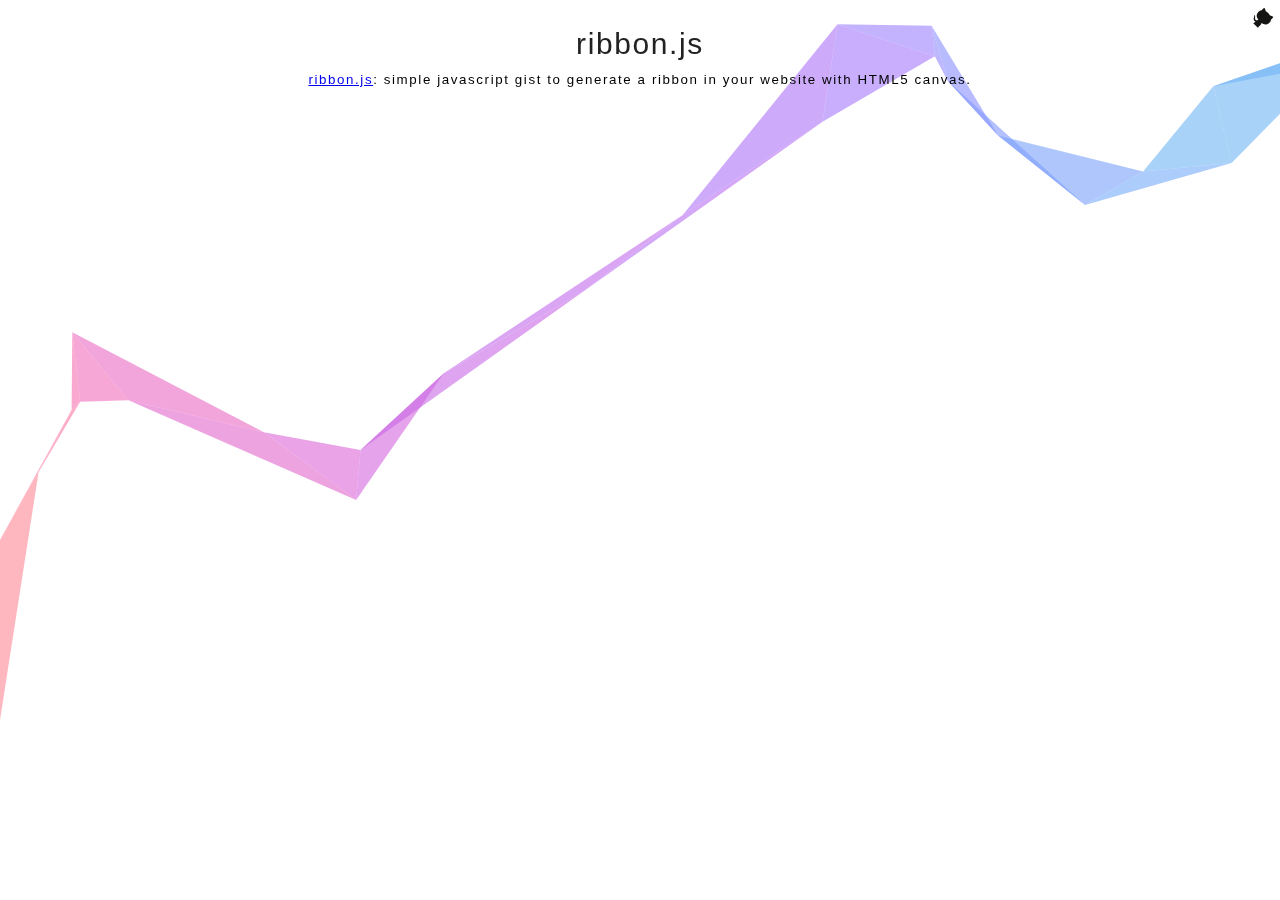
<file: plugins/ribbon.js/demo/index.html>
<!DOCTYPE html>
<html>

<head>
  <meta charset="utf-8">
  <meta http-equiv="X-UA-Compatible" content="IE=edge,chrome=1">
  <title>ribbon.js: Simple javascript gist to generate a ribbon in your website with HTML5 canvas.</title>
  <style type="text/css">
    * {
      font-family: Merriweather, Arial, sans-serif;
      letter-spacing: 0.1rem;
    }

    .content {
      text-align: center;
      padding: 10px 0px 20px;
    }

    .title {
      color: rgb(34, 34, 34);
      display: block;
      font-size: 30px;
      font-weight: 300;
      height: 32px;
      letter-spacing: 0.1rem;
      line-height: 52.5px;
      margin-bottom: 20px;
      margin-top: 0px;
      text-align: center;
    }

  </style>
</head>

<body>
  <div class="content">
    <h4 class="title">ribbon.js</h4>
    <small><a href="https://github.com/hustcc/ribbon.js">ribbon.js</a>: simple javascript gist to generate a ribbon in
      your website with HTML5 canvas.</small>
  </div>

  <script async type="text/javascript" size="90" alpha="0.6" zIndex="0" src="../ribbon.min.js"></script>
  <a target="_blank" href="https://github.com/hustcc/ribbon.js" class="github-corner" aria-label="ribbon.js"><svg
      width="50" height="50" viewBox="0 0 250 250"
      style="z-index:9999;fill:#fff; color:#151513; position: absolute; top: 0; border: 0; right: 0;"
      aria-hidden="true">
      <path d="M0,0 L115,115 L130,115 L142,142 L250,250 L250,0 Z"></path>
      <path
        d="M128.3,109.0 C113.8,99.7 119.0,89.6 119.0,89.6 C122.0,82.7 120.5,78.6 120.5,78.6 C119.2,72.0 123.4,76.3 123.4,76.3 C127.3,80.9 125.5,87.3 125.5,87.3 C122.9,97.6 130.6,101.9 134.4,103.2"
        fill="currentColor" style="transform-origin: 130px 106px;" class="octo-arm"></path>
      <path
        d="M115.0,115.0 C114.9,115.1 118.7,116.5 119.8,115.4 L133.7,101.6 C136.9,99.2 139.9,98.4 142.2,98.6 C133.8,88.0 127.5,74.4 143.8,58.0 C148.5,53.4 154.0,51.2 159.7,51.0 C160.3,49.4 163.2,43.6 171.4,40.1 C171.4,40.1 176.1,42.5 178.8,56.2 C183.1,58.6 187.2,61.8 190.9,65.4 C194.5,69.0 197.7,73.2 200.1,77.6 C213.8,80.2 216.3,84.9 216.3,84.9 C212.7,93.1 206.9,96.0 205.4,96.6 C205.1,102.4 203.0,107.8 198.3,112.5 C181.9,128.9 168.3,122.5 157.7,114.1 C157.9,116.9 156.7,120.9 152.7,124.9 L141.0,136.5 C139.8,137.7 141.6,141.9 141.8,141.8 Z"
        fill="currentColor" class="octo-body"></path>
    </svg></a>
</body>

</html>
</file>
<file: main.a5fda8.css>
.clearfix:after, .clearfix:before {
  content: "";
  display: table
}

.clearfix:after {
  clear: both
}

.left-col.show {
  box-shadow: 0 0 6px 0 rgba(0, 0, 0, .75)
}

.mid-col, .mid-col.show .article, .tools-col, .tools-col .tools-section .search-tag.tagcloud .article-tag-list, .tools-col .tools-section .search-ul .search-tag span:hover, .tools-col .tools-section .search-ul .search-time span:hover, .tools-col .tools-section .search-ul .search-title:hover, .tools-col .tools-section .search-wrap .icon {
  transition: all .2s ease-in;
  -ms-transition: all .2s ease-in
}

@keyframes leftIn {
  0%, 60%, 75%, 90%, to {
    animation-timing-function: cubic-bezier(.215, .61, .355, 1)
  }
  0% {
    transform: translateZ(0)
  }
  60% {
    transform: translate3d(358px, 0, 0)
  }
  75% {
    transform: translate3d(323px, 0, 0)
  }
  90% {
    transform: translate3d(338px, 0, 0)
  }
  to {
    transform: translate3d(333px, 0, 0)
  }
}

.mid-col.show {
  animation-duration: .8s;
  animation-fill-mode: both;
  animation-name: leftIn
}

@keyframes leftOut {
  0%, 60%, 75%, 90%, to {
    animation-timing-function: cubic-bezier(.215, .61, .355, 1)
  }
  0% {
    transform: translate3d(333px, 0, 0)
  }
  60% {
    transform: translate3d(-25px, 0, 0)
  }
  75% {
    transform: translate3d(10px, 0, 0)
  }
  90% {
    transform: translate3d(-5px, 0, 0)
  }
  to {
    transform: translateZ(0)
  }
}

.mid-col.hide {
  animation-duration: .8s;
  animation-name: leftOut
}

@keyframes smallLeftIn {
  0%, 60%, 75%, 90%, to {
    animation-timing-function: cubic-bezier(.215, .61, .355, 1)
  }
  0% {
    transform: translateZ(0)
  }
  60% {
    transform: translate3d(325px, 0, 0)
  }
  75% {
    transform: translate3d(290px, 0, 0)
  }
  90% {
    transform: translate3d(305px, 0, 0)
  }
  to {
    transform: translate3d(300px, 0, 0)
  }
}

.tools-col.show {
  animation-duration: .8s;
  animation-fill-mode: both;
  animation-name: smallLeftIn
}

@keyframes smallleftOut {
  0%, 60%, 75%, 90%, to {
    animation-timing-function: cubic-bezier(.215, .61, .355, 1)
  }
  0% {
    transform: translate3d(333px, 0, 0)
  }
  60% {
    transform: translate3d(-25px, 0, 0)
  }
  75% {
    transform: translate3d(10px, 0, 0)
  }
  90% {
    transform: translate3d(-5px, 0, 0)
  }
  to {
    transform: translateZ(0)
  }
}

.tools-col.hide {
  animation-duration: .8s;
  animation-fill-mode: both;
  animation-name: smallleftOut
}

html {
  -ms-text-size-adjust: 100%;
  -webkit-text-size-adjust: 100%;
  -webkit-tap-highlight-color: transparent;
  height: 100%
}

body {
  margin: 0;
  font-size: 14px;
  font-family: Helvetica Neue, Helvetica, STHeiTi, Arial, sans-serif;
  line-height: 1.5;
  color: #333;
  background-color: #fff;
  min-height: 100%
}

article, aside, details, figcaption, figure, footer, header, hgroup, main, menu, nav, section, summary {
  display: block
}

audio, canvas, progress, video {
  display: inline-block
}

audio:not([controls]) {
  display: none;
  height: 0
}

progress {
  vertical-align: baseline
}

[hidden], template {
  display: none
}

a {
  background: transparent;
  text-decoration: none;
  color: #08c
}

a:active {
  outline: 0
}

abbr[title] {
  border-bottom: 1px dotted
}

b, strong {
  font-weight: 700
}

dfn {
  font-style: italic
}

mark {
  background: #ff0;
  color: #000
}

small {
  font-size: 80%
}

sub, sup {
  font-size: 75%;
  line-height: 0;
  position: relative;
  vertical-align: baseline
}

sup {
  top: -.5em
}

sub {
  bottom: -.25em
}

img {
  border: 0;
  vertical-align: middle;
  max-width: 100%
}

svg:not(:root) {
  overflow: hidden
}

pre {
  overflow: auto;
  white-space: pre;
  word-wrap: break-word
}

code, kbd, pre, samp {
  font-family: monospace, monospace;
  font-size: 1em
}

button, input, optgroup, select, textarea {
  color: inherit;
  font: inherit;
  margin: 0;
  vertical-align: middle
}

button, input, select {
  overflow: visible
}

button, select {
  text-transform: none
}

button, html input[type=button], input[type=reset], input[type=submit] {
  -webkit-appearance: button;
  cursor: pointer
}

[disabled] {
  cursor: default
}

button::-moz-focus-inner, input::-moz-focus-inner {
  border: 0;
  padding: 0
}

input {
  line-height: normal
}

input[type=checkbox], input[type=radio] {
  box-sizing: border-box;
  padding: 0
}

input[type=number]::-webkit-inner-spin-button, input[type=number]::-webkit-outer-spin-button {
  height: auto
}

input[type=search] {
  -webkit-appearance: textfield;
  box-sizing: border-box
}

input[type=search]::-webkit-search-cancel-button, input[type=search]::-webkit-search-decoration {
  -webkit-appearance: none
}

fieldset {
  border: 1px solid silver;
  margin: 0 2px;
  padding: .35em .625em .75em
}

legend {
  border: 0;
  padding: 0
}

textarea {
  overflow: auto;
  resize: vertical;
  vertical-align: top
}

optgroup {
  font-weight: 700
}

button, input, select, textarea {
  outline: 0
}

input, textarea {
  -webkit-user-modify: read-write-plaintext-only
}

input::-ms-clear, input::-ms-reveal {
  display: none
}

input::-moz-placeholder, textarea::-moz-placeholder {
  color: #999
}

input:-ms-input-placeholder, textarea:-ms-input-placeholder {
  color: #999
}

input::-webkit-input-placeholder, textarea::-webkit-input-placeholder {
  color: #999
}

.placeholder {
  color: #999
}

table {
  border-collapse: collapse;
  border-spacing: 0
}

td, th {
  padding: 0
}

blockquote, figure, form, h1, h2, h3, h4, h5, h6, p {
  margin: 0
}

dd, dl, li, ol, ul {
  margin: 0;
  padding: 0
}

ol, ul {
  list-style: none outside none
}

h1, h2, h3 {
  line-height: 2;
  font-weight: 400
}

h1 {
  font-size: 18px
}

h2 {
  font-size: 16px
}

h3 {
  font-size: 14px
}

i {
  font-style: normal
}

* {
  box-sizing: border-box
}

:not(a) > img {
  cursor: pointer
}

@font-face {
  font-family: fonteditor;
  src: url(./fonts/fonteditor.86c132.eot);
  src: url(./fonts/fonteditor.86c132.eot?#iefix) format("embedded-opentype"), url(./fonts/fonteditor.bbc4b5.woff2) format("woff2"), url(./fonts/fonteditor.3da1ef.woff) format("woff"), url(./fonts/fonteditor.fe4d8a.ttf) format("truetype"), url(./fonts/fonteditor.3e0d4a.svg#uxfonteditor) format("svg")
}

[class*=" icon-"], [class^=icon-] {
  font-family: fonteditor !important;
  speak: none;
  font-style: normal;
  font-weight: 400;
  font-variant: normal;
  text-transform: none;
  line-height: 1;
  -webkit-font-smoothing: antialiased;
  -moz-osx-font-smoothing: grayscale
}

.icon-x:before {
  content: "x"
}

.icon-twitter:before {
  content: "\E600"
}

.icon-facebook:before {
  content: "\E601"
}

.icon-clock:before {
  content: "\E602"
}

.icon-mail:before {
  content: "\E609"
}

.icon-link:before {
  content: "\E6AB"
}

.icon-search:before {
  content: "\E65B"
}

.icon-smile:before {
  content: "\E64A"
}

.icon-roundrightfill:before {
  content: "\E65A"
}

.icon-list:before {
  content: "\E682"
}

.icon-book:before {
  content: "\E6FE"
}

.icon-home:before {
  content: "\E6BB"
}

.icon-share:before {
  content: "\E618"
}

.icon-back:before {
  content: "\E625"
}

.icon-qq:before {
  content: "\E62D"
}

.icon-weibo:before {
  content: "\E619"
}

.icon-segmentfault:before {
  content: "\E603"
}

.icon-sort:before {
  content: "\E700"
}

.icon-jianshu:before {
  content: "\E613"
}

.icon-circle-left:before {
  content: "\E71F"
}

.icon-circle-right:before {
  content: "\E720"
}

.icon-loading:before {
  content: "\E614"
}

.icon-acfun:before {
  content: "\E604"
}

.icon-close:before {
  content: "\E60C"
}

.icon-tumblr:before {
  content: "\E6B0"
}

.icon-calendar:before {
  content: "\E667"
}

.icon-rss:before {
  content: "\E877"
}

.icon-price-tags:before {
  content: "\E6F9"
}

.icon-quo-left:before {
  content: "\E7F5"
}

.icon-quo-right:before {
  content: "\E7F6"
}

.icon-back1:before {
  content: "\E64E"
}

.icon-github:before {
  content: "\E735"
}

.icon-film:before {
  content: "\E7B7"
}

.icon-weixin:before {
  content: "\E61F"
}

.icon-qzone:before {
  content: "\E680"
}

.icon-category:before {
  content: "\E605"
}

.icon-douban:before {
  content: "\E64C"
}

.icon-roundleftfill:before {
  content: "\E799"
}

.icon-tuding:before {
  content: "\E651"
}

.icon-zhihu:before {
  content: "\E61B"
}

.icon-linkedin:before {
  content: "\E6D4"
}

.icon-google:before {
  content: "\E635"
}

.icon-plane:before {
  content: "\E62F"
}

.icon-bilibili:before {
  content: "\E622"
}

.icon-psp:before {
  content: "\E6C7"
}

.icon-csdn:before {
  content: "\E879"
}

.icon-gitee:before {
  content: "\E87A"
}

.icon-statistics:before {
  content: "\E89F"
}

.icon-cnblog:before {
  content: "\E8A0"
}

.icon-blog:before {
  content: "\E8A1"
}

body, button, input, select, textarea {
  color: #1a1a1a;
  font-family: lucida grande, lucida sans unicode, lucida, helvetica, Hiragino Sans GB, Microsoft YaHei, WenQuanYi Micro Hei, sans-serif;
  font-size: 16px;
  font-size: 1rem;
  line-height: 1.75
}

body {
  background: #eaeaea
}

#container, body, html {
  height: 100%;
  overflow-x: hidden;
  overflow-y: auto
}

#mobile-nav {
  display: none
}

#container {
  position: relative;
  min-height: 100%
}

#container .anm-canvas {
  display: none
}

#container.show .anm-canvas {
  display: block;
  position: fixed
}

.body-wrap {
  margin-bottom: 80px
}

.mid-col {
  position: absolute;
  right: 0;
  min-height: 100%;
  background: #eaeaea;
  left: 300px;
  width: auto
}

.mid-col.show {
  background: none;
  opacity: .9
}

.mid-col.show .article {
  background: hsla(0, 0%, 100%, .3)
}

.left-col {
  background: linear-gradient(45deg,#D279EE,#F8C390);
  width: 300px;
  position: fixed;
  opacity: 1;
  transition: all .2s ease-in;
  height: 100%;
  z-index: 999;
  overflow: hidden;
  overflow-y: auto;
  margin-bottom: 15px
}

.left-col::-webkit-scrollbar {
  display: none
}

.left-col .overlay {
  width: 100%;
  height: 180px;
  position: absolute
}

.left-col .intrude-less {
  width: 76%;
  text-align: center;
  margin: 112px auto 0
}

.left-col #header {
  width: 100%;
  height: 100%;
  position: relative;
  border-bottom: 1px solid color-border;
  overflow: visible
}

.left-col #header a {
  color: #000000
}

.left-col #header a:hover {
  color: #b0a0aa
}

.left-col #header .header-subtitle {
  text-align: center;
  color: #999;
  font-size: 14px;
  line-height: 25px;
  overflow: hidden;
  text-overflow: ellipsis;
  display: -webkit-box;
  -webkit-line-clamp: 2; /*! autoprefixer: off */
  -webkit-box-orient: vertical
}

.left-col #header .header-menu {
  font-weight: 400;
  line-height: 31px;
  float: none;
  min-height: 150px;
  margin-left: -12px;
  text-align: center;
  display: -webkit-box;
  -webkit-box-pack: center;
  -webkit-box-align: center
}

.left-col #header .header-menu li {
  cursor: default
}

.left-col #header .header-menu li a {
  font-size: 14px;
  min-width: 300px
}

.left-col #header .header-smart-menu {
  font-size: 12px;
  font-weight: 400;
  margin-bottom: 10px;
  margin-top: 10px
}

.left-col #header .header-smart-menu a:after {
  content: "/"
}

.left-col #header .header-smart-menu a:last-child:after {
  content: ""
}

.left-col #header .profilepic {
  display: block;
  border: 5px solid #FDEB82;
  border-radius: 300px;
  width: 128px;
  height: 128px;
  margin: 0 auto;
  position: relative;
  overflow: hidden;
  background: #88acdb;
  -webkit-transition: all .2s ease-in;
  display: -webkit-box;
  -webkit-box-pack: center;
  -webkit-box-align: center;
  text-align: center
}

.left-col #header .profilepic img {
  width: 100%;
  height: 100%;
  background: #88acdb;
  border-radius: 50%;
  border: 0;
  -webkit-transition: -webkit-transform 1s ease-out;
  -moz-transition: -moz-transform 1s ease-out;
  -o-transition: -o-transform 1s ease-out;
  -ms-transition: -ms-transform 1s ease-out
}

.left-col #header .profilepic img.show {
  width: 100%;
  height: 100%;
  opacity: 1
}

.left-col #header .profilepic img:hover {
  transform: rotate(1turn)
}

.left-col #header .header-author {
  text-align: center;
  margin: .67em 0;
  font-family: Roboto, serif;
  font-size: 30px;
  transition: .3s
}

::-webkit-scrollbar {
  width: 10px;
  height: 10px
}

::-webkit-scrollbar-button {
  width: 0;
  height: 0
}

::-webkit-scrollbar-button:end:decrement, ::-webkit-scrollbar-button:start:increment {
  display: none
}

::-webkit-scrollbar-corner {
  display: block
}

::-webkit-scrollbar-thumb {
  border-radius: 8px;
  background-color: rgba(0, 0, 0, .2)
}

::-webkit-scrollbar-thumb:hover {
  border-radius: 8px;
  background-color: rgba(0, 0, 0, .5)
}

::-webkit-scrollbar-thumb, ::-webkit-scrollbar-track {
  border-right: 1px solid transparent;
  border-left: 1px solid transparent
}

::-webkit-scrollbar-track:hover {
  background-color: rgba(0, 0, 0, .15)
}

::-webkit-scrollbar-button:start {
  width: 10px;
  height: 10px;
  background: url(./img/scrollbar_arrow.png) no-repeat 0 0
}

::-webkit-scrollbar-button:start:hover {
  background: url(./img/scrollbar_arrow.png) no-repeat -15px 0
}

::-webkit-scrollbar-button:start:active {
  background: url(./img/scrollbar_arrow.png) no-repeat -30px 0
}

::-webkit-scrollbar-button:end {
  width: 10px;
  height: 10px;
  background: url(./img/scrollbar_arrow.png) no-repeat 0 -18px
}

::-webkit-scrollbar-button:end:hover {
  background: url(./img/scrollbar_arrow.png) no-repeat -15px -18px
}

::-webkit-scrollbar-button:end:active {
  background: url(./img/scrollbar_arrow.png) no-repeat -30px -18px
}

.article-entry .highlight, .article-entry pre {
  background: #1a0139;
  margin: 10px 0;
  padding: 10px;
  overflow: hidden;
  overflow-x: auto;
  color: #fff;
  font-size: .9em;
  line-height: 22.400000000000002px
}

.article-entry .highlight::-webkit-scrollbar, .article-entry pre::-webkit-scrollbar {
  height: 10px;
  width: 7px;
  background: rgba(0, 0, 0, .1)
}

.article-entry .highlight::-webkit-scrollbar:hover, .article-entry pre::-webkit-scrollbar:hover {
  background: rgba(0, 0, 0, .2)
}

.article-entry .highlight::-webkit-scrollbar-thumb, .article-entry pre::-webkit-scrollbar-thumb {
  background: rgba(0, 0, 0, .3);
  border-radius: 6px
}

.article-entry .highlight::-webkit-scrollbar-thumb:hover, .article-entry pre::-webkit-scrollbar-thumb:hover {
  -ms-box-shadow: inset 1px 1px 1px rgba(0, 0, 0, .25);
  -o-box-shadow: inset 1px 1px 1px rgba(0, 0, 0, .25);
  box-shadow: inset 1px 1px 1px rgba(0, 0, 0, .25);
  background-color: rgba(0, 0, 0, .4)
}

.article-entry .highlight::-webkit-scrollbar-track, .article-entry pre::-webkit-scrollbar-track {
  background: #ededed;
  border-radius: 10px
}

.article-entry .gist .gist-file .gist-data .line-numbers, .article-entry .highlight .gutter pre, .article-entry .highlight .gutter pre .line {
  color: #fc0000
}

.article-entry code, .article-entry pre {
  font-family: Source Code Pro, Consolas, Monaco, Menlo, monospace
}

.article-entry code {
  background: #eee;
  padding: 0 .3em;
  border: none
}

.article-entry pre code {
  background: none;
  text-shadow: none;
  padding: 0;
  color: #fff
}

.article-entry .highlight {
  border-radius: 4px
}

.article-entry .highlight pre {
  border: none;
  margin: 0;
  padding: 0
}

.article-entry .highlight table {
  margin: 0;
  width: auto
}

.article-entry .highlight td {
  border: none;
  padding: 0
}

.article-entry .highlight figcaption {
  color: highlight-comment;
  line-height: 1em;
  margin-bottom: 1em
}

.article-entry .highlight figcaption:after, .article-entry .highlight figcaption:before {
  content: "";
  display: table
}

.article-entry .highlight figcaption:after {
  clear: both
}

.article-entry .highlight figcaption a {
  float: right
}

.article-entry .highlight .gutter pre {
  text-align: right;
  padding-right: 20px
}

.article-entry .highlight .gutter pre .line {
  text-shadow: none
}

.article-entry .highlight .line {
  color: #fff;
  min-height: 19px
}

.article-entry .gist {
  margin: 0 -20px;
  border-style: solid;
  border-color: #ddd;
  border-width: 1px 0;
  background: #272822;
  padding: 15px 20px 15px 0
}

.article-entry .gist .gist-file {
  border: none;
  font-family: Source Code Pro, Consolas, Monaco, Menlo, monospace;
  margin: 0
}

.article-entry .gist .gist-file .gist-data {
  background: none;
  border: none
}

.article-entry .gist .gist-file .gist-data .line-numbers {
  background: none;
  border: none;
  padding: 0 20px 0 0
}

.article-entry .gist .gist-file .gist-data .line-data {
  padding: 0 !important
}

.article-entry .gist .gist-file .highlight {
  margin: 0;
  padding: 0;
  border: none
}

.article-entry .gist .gist-file .gist-meta {
  background: #272822;
  color: highlight-comment;
  font: .85em Helvetica Neue, Helvetica, Arial, sans-serif;
  text-shadow: 0 0;
  padding: 0;
  margin-top: 1em;
  margin-left: 20px
}

.article-entry .gist .gist-file .gist-meta a {
  color: #258fb8;
  font-weight: 400
}

.article-entry .gist .gist-file .gist-meta a:hover {
  text-decoration: underline
}

pre .comment {
  color: #ffd300
}

pre .class .params, pre .function .keyword, pre .keyword {
  color: #66d9ef
}

pre .css .value, pre .doctype, pre .function, pre .params, pre .tag {
  color: #fff
}

pre .at_rule, pre .at_rule .keyword, pre .css ~ * .tag, pre .preprocessor, pre .preprocessor .keyword, pre .title {
  color: #f92672
}

pre .attribute, pre .built_in, pre .class, pre .css ~ * .class, pre .function .title {
  color: #a6e22e
}

pre .string, pre .value {
  color: #e6db74
}

pre .number {
  color: #7163d7
}

pre .css ~ * .id, pre .id {
  color: #fd971f
}

#header .tagcloud a {
  color: #fff
}

.tagcloud a {
  display: inline-block;
  text-decoration: none;
  font-weight: 400;
  font-size: 10px;
  color: #fff;
  height: 18px;
  line-height: 18px;
  float: left;
  padding: 0 5px 0 10px;
  position: relative;
  border-radius: 0 5px 5px 0;
  margin: 5px 9px 5px 8px;
  font-family: Menlo, Monaco, Andale Mono, lucida console, Courier New, monospace
}

.tagcloud a:hover {
  opacity: .8
}

.tagcloud a:before {
  content: " ";
  width: 0;
  height: 0;
  position: absolute;
  top: 0;
  left: -18px;
  border: 9px solid transparent
}

.tagcloud a:after {
  content: " ";
  width: 4px;
  height: 4px;
  background-color: #fff;
  border-radius: 4px;
  box-shadow: 0 0 0 1px rgba(0, 0, 0, .3);
  position: absolute;
  top: 7px;
  left: 2px
}

.tagcloud a.color1 {
  background: #ff945c
}

.tagcloud a.color1:before {
  border-right-color: #ff945c
}

.tagcloud a.color2 {
  background: #cc8167
}

.tagcloud a.color2:before {
  border-right-color: #cc8167
}

.tagcloud a.color3 {
  background: #ba8f6c
}

.tagcloud a.color3:before {
  border-right-color: #ba8f6c
}

.tagcloud a.color4 {
  background: #94635c
}

.tagcloud a.color4:before {
  border-right-color: #94635c
}

.tagcloud a.color5 {
  background: #7b5d5f
}

.tagcloud a.color5:before {
  border-right-color: #7b5d5f
}

.article-tag-list .article-tag-list-item {
  float: left
}

.article-pop-out .icon-tuding {
  color: #999;
  float: left;
  margin-right: 10px;
  margin-top: 6px
}

.article-category, .article-category .article-tag-list, .article-tag, .article-tag .article-tag-list {
  float: left
}

.article-category .icon, .article-tag .icon {
  color: #999;
  float: left;
  margin-right: 10px;
  margin-top: 6px
}

.article-pop-out {
  float: left
}

.archive-article-date {
  color: #999;
  margin-right: 7.6923%;
  float: right
}

.archive-article-date .icon {
  margin: 5px 5px 5px 0
}

.glass {
  background-color: rgba(54, 70, 93, .9);
  z-index: 998;
  transition: opacity .15s;
  width: 100%;
  height: 100%;
  display: none
}

.glass, .tagcloud-ctn {
  left: 0;
  opacity: 1;
  bottom: 0;
  position: fixed;
  right: 0;
  top: 0
}

.tagcloud-ctn {
  z-index: 90120;
  background-size: 100% 100%
}

.tagcloud-ctn .tagcloud-global {
  position: fixed;
  top: 50%;
  left: 50%;
  margin-top: -115px;
  margin-left: -315px;
  width: 630px
}

.tagcloud-ctn .tagcloud-global a {
  width: 80px;
  height: 80px;
  border-radius: 50%;
  background: #f2992e;
  color: #fff;
  display: block;
  float: left;
  line-height: 80px;
  text-align: center
}

.tagcloud-ctn .tagcloud-global .tab-post-types .tab-post-type:first-child .post-type-icon {
  background: #f2992e
}

.tagcloud-ctn .tagcloud-global .tab-post-types .tab-post-type:nth-child(2) .post-type-icon {
  background: #56bc8a
}

.tagcloud-ctn .tagcloud-global .tab-post-types .tab-post-type:nth-child(3) .post-type-icon {
  background: #4aa8d8
}

.tagcloud-ctn .tagcloud-global .tab-post-types .tab-post-type:nth-child(4) .post-type-icon {
  background: #a77dc2
}

.tagcloud-ctn .tagcloud-global .tab-post-types .tab-post-type:nth-child(5) .post-type-icon {
  background: #dd765d
}

#header .header-nav {
  width: 100%;
  position: absolute;
  transition: transform .3s ease-in;
  padding-bottom: 20px
}

#header .header-nav .social {
  margin-top: 10px;
  text-align: center;
  display: -ms-flexbox;
  display: flex;
  -ms-flex-wrap: wrap;
  flex-wrap: wrap;
  -ms-flex-pack: center;
  justify-content: center
}

#header .header-nav .social a {
  border-radius: 50%;
  display: -moz-inline-stack;
  display: inline-block;
  vertical-align: middle;
  *vertical-align: auto;
  zoom: 1;
  *display: inline;
  margin: 0 8px 15px;
  transition: .3s;
  text-align: center;
  color: #fff;
  opacity: .7;
  width: 28px;
  height: 28px;
  line-height: 26px
}

#header .header-nav .social a:hover {
  opacity: 1
}

#header .header-nav .social a.weibo {
  background: #aaf;
  border: 1px solid #aaf
}

#header .header-nav .social a.weibo:hover {
  border: 1px solid #aaf
}

#header .header-nav .social a.segmentfault {
  background: #009a61;
  border: 1px solid #009a61
}

#header .header-nav .social a.segmentfault:hover {
  border: 1px solid #009a61
}

#header .header-nav .social a.rss {
  background: #ef7522;
  border: 1px solid #ef7522
}

#header .header-nav .social a.rss:hover {
  border: 1px solid #cf5d0f
}

#header .header-nav .social a.github {
  background: #afb6ca;
  border: 1px solid #afb6ca
}

#header .header-nav .social a.github:hover {
  border: 1px solid #909ab6
}

#header .header-nav .social a.facebook {
  background: #3b5998;
  border: 1px solid #3b5998
}

#header .header-nav .social a.facebook:hover {
  border: 1px solid #2d4373
}

#header .header-nav .social a.google {
  background: #c83d20;
  border: 1px solid #c83d20
}

#header .header-nav .social a.google:hover {
  border: 1px solid #9c3019
}

#header .header-nav .social a.twitter {
  background: #55cff8;
  border: 1px solid #55cff8
}

#header .header-nav .social a.twitter:hover {
  border: 1px solid #24c1f6
}

#header .header-nav .social a.linkedin {
  background: #005a87;
  border: 1px solid #005a87
}

#header .header-nav .social a.linkedin:hover {
  border: 1px solid #006b98
}

#header .header-nav .social a.acfun {
  background: #fd4c5d;
  border: 1px solid #fd4c5d
}

#header .header-nav .social a.acfun:hover {
  border: 1px solid #fd4c5d
}

#header .header-nav .social a.bilibili {
  background: #e15280;
  border: 1px solid #e15280
}

#header .header-nav .social a.bilibili:hover {
  border: 1px solid #e15280
}

#header .header-nav .social a.zhihu {
  background: #0078d8;
  border: 1px solid #0078d8
}

#header .header-nav .social a.zhihu:hover {
  border: 1px solid #0078d8
}

#header .header-nav .social a.douban {
  background: #06c611;
  border: 1px solid #06c611
}

#header .header-nav .social a.douban:hover {
  border: 1px solid #06c611
}

#header .header-nav .social a.mail {
  background: #005a87;
  border: 1px solid #005a87
}

#header .header-nav .social a.mail:hover {
  border: 1px solid #006b98
}

#header .header-nav .social a.jianshu {
  background: #ff5722;
  border: 1px solid #ff5722
}

#header .header-nav .social a.jianshu:hover {
  border: 1px solid #ff5722
}

#header .header-nav .social a.weixin {
  background: #4caf50;
  border: 1px solid #4caf50
}

#header .header-nav .social a.weixin:hover {
  border: 1px solid #4caf50
}

#header .header-nav .social a.qq {
  background: #34baad;
  border: 1px solid #34baad
}

#header .header-nav .social a.qq:hover {
  border: 1px solid #34baad
}

#header .header-nav .social a.csdn {
  background: #c71d23;
  border: 1px solid #c71d23
}

#header .header-nav .social a.csdn:hover {
  border: 1px solid #c71d23
}

#header .header-nav .social a.gitee {
  background: #c71d23;
  border: 1px solid #c71d23
}

#header .header-nav .social a.gitee:hover {
  border: 1px solid #c71d23
}

#header .header-nav .social a.psn {
  background: #086ef6;
  border: 1px solid #086ef6
}

#header .header-nav .social a.psn:hover {
  border: 1px solid #086ef6
}

#header .header-nav .social a, #header .header-nav .social a[class*=""], #header .header-nav .social a[class^=""] {
  background: #c71d23;
  border: 1px solid #c71d23
}

#header .header-nav .social a:hover, #header .header-nav .social a[class*=""]:hover, #header .header-nav .social a[class^=""]:hover {
  border: 1px solid #c71d23
}

#page-nav {
  text-align: center;
  margin-top: 30px
}

#page-nav .page-number {
  width: 20px;
  height: 25px;
  background: #4d4d4d;
  display: inline-block;
  color: #fff;
  line-height: 25px;
  font-size: 12px;
  margin: 0 5px 30px;
  border-radius: 2px
}

#page-nav .page-number:hover {
  background: #5e5e5e
}

#page-nav .current {
  background: #88acdb;
  cursor: default
}

#page-nav .current:hover {
  background: #88acdb
}

#page-nav .extend {
  color: #4d4d4d;
  margin: 0 27px;
  opacity: 1
}

#page-nav .extend:hover {
  color: #5e5e5e
}

#page-nav:hover .extend {
  opacity: 1
}

.archives-wrap {
  position: relative;
  margin: 0 30px;
  padding-right: 60px;
  border-bottom: 1px solid #eee;
  background: #fff
}

.archives-wrap:first-child {
  margin-top: 30px
}

.archives-wrap:last-child {
  margin-bottom: 80px
}

.archives-wrap .archive-year-wrap {
  line-height: 35px;
  width: 200px;
  position: absolute;
  padding-top: 15px;
  font-size: 1.8em;
  z-index: 1
}

.archives-wrap .archive-year-wrap a {
  color: #666;
  font-weight: 700;
  padding-left: 48px
}

.archives {
  position: relative
}

.archives .article-info {
  border: none
}

.archives .archive-article {
  margin-left: 200px;
  padding: 20px 0;
  border-bottom: 1px solid #eee;
  border-top: 1px solid #fff;
  position: relative
}

.archives .archive-article:first-child {
  border-top: none
}

.archives .archive-article:last-child {
  border-bottom: none
}

.archives .archive-article-title {
  font-size: 16px;
  color: #333;
  transition: color .3s
}

.archives .archive-article-title:hover {
  color: #657b83
}

.archives .archive-article-title span {
  display: block;
  color: #a8a8a8;
  font-size: 12px;
  line-height: 14px;
  height: 7px;
  padding-left: 2px
}

.archives .archive-article-title span:before {
  display: inline-block;
  content: "\201C";
  font-family: serif;
  font-size: 30px;
  float: left;
  margin: 4px 4px 0 -12px;
  color: #c8c8c8
}

.archive-article-inner .icon-clock {
  margin-right: 5px
}

.archive-article-inner .archive-article-header {
  position: relative;
  min-height: 36px
}

.archive-article-inner .article-meta {
  position: relative;
  float: right;
  margin-top: -10px;
  color: #555;
  background: none;
  text-align: right;
  width: auto
}

.archive-article-inner .article-meta .article-date time {
  color: #aaa
}

.archive-article-inner .article-meta .archive-article-date, .archive-article-inner .article-meta .article-tag-list {
  margin-right: 30px;
  display: -moz-inline-stack;
  display: inline-block;
  vertical-align: middle;
  zoom: 1;
  color: #666;
  font-size: 14px
}

.archive-article-inner .article-meta .archive-article-date {
  cursor: default;
  font-size: 12px;
  margin-bottom: 5px;
  margin-top: -10px;
  margin-right: 0
}

.archive-article-inner .article-meta .article-category:before {
  float: left;
  margin-top: 1px;
  left: 15px
}

.archive-article-inner .article-meta .article-category .article-category-link {
  width: auto;
  max-width: 83px;
  padding-left: 10px
}

.archive-article-inner .article-meta .article-tag-list {
  margin-top: 0
}

.archive-article-inner .article-meta .article-tag-list:before {
  left: 15px
}

.archive-article-inner .article-meta .article-tag-list .article-tag-list-item {
  display: inline-block;
  width: auto;
  max-width: 83px;
  padding-left: 8px;
  font-size: 12px
}

.tools-col {
  width: 300px;
  height: 100%;
  position: fixed;
  left: 0;
  top: 0;
  z-index: 0;
  padding: 0;
  opacity: 0;
  -webkit-overflow-scrolling: touch;
  overflow-scrolling: touch
}

.tools-col.show {
  opacity: 1
}

.tools-col.hide {
  z-index: 0
}

.tools-col .tools-nav {
  display: none
}

.tools-col .tools-section, .tools-col .tools-wrap {
  height: 100%;
  color: #e5e5e5;
  width: 360px;
  overflow: hidden;
  overflow-y: auto
}

.tools-col .tools-section ::-webkit-scrollbar, .tools-col .tools-wrap ::-webkit-scrollbar {
  display: none
}

.tools-col .tools-section .search-wrap {
  width: 310px;
  margin: 20px 20px 10px;
  position: relative
}

.tools-col .tools-section .search-wrap .search-ipt {
  width: 310px;
  color: #fff;
  background: none;
  border: none;
  border-bottom: 2px solid #fff;
  font-family: Roboto, serif
}

.tools-col .tools-section .search-wrap .icon {
  position: absolute;
  right: 0;
  top: 7px;
  color: #fff;
  cursor: pointer
}

.tools-col .tools-section .search-wrap .icon:hover {
  transform: scale(1.2)
}

.tools-col .tools-section .search-wrap ::-webkit-input-placeholder {
  color: #ededed
}

.tools-col .tools-section .search-tag.tagcloud {
  text-align: center;
  position: relative
}

.tools-col .tools-section .search-tag.tagcloud .search-tag-wording {
  font-size: 12px;
  float: right;
  margin: 4px 75px 0 0
}

.tools-col .tools-section .search-tag.tagcloud .search-switch {
  width: 40px;
  height: 25px;
  display: block
}

.tools-col .tools-section .search-tag.tagcloud .search-switch input {
  width: 40px;
  height: 14px;
  position: absolute;
  top: 0;
  right: 30px;
  z-index: 2;
  border: 0;
  background: 0 0;
  -webkit-appearance: none;
  outline: 0
}

.tools-col .tools-section .search-tag.tagcloud .search-switch input:before {
  content: "";
  width: 40px;
  height: 14px;
  border: 1px solid #bdcabc;
  background-color: #fdfdfd;
  border-radius: 20px;
  cursor: pointer;
  display: inline-block;
  position: relative;
  vertical-align: middle;
  box-sizing: content-box;
  box-shadow: inset 0 0 0 0 #dfdfdf;
  transition: border .4s, box-shadow .4s;
  background-clip: content-box
}

.tools-col .tools-section .search-tag.tagcloud .search-switch input:checked:before {
  border-color: #64bd63;
  box-shadow: inset 0 0 0 .16rem #64bd63;
  background-color: #64bd63;
  transition: border .4s, box-shadow .4s, background-color 1.2s
}

.tools-col .tools-section .search-tag.tagcloud .search-switch input:checked:after {
  left: 27px;
  background: #fff
}

.tools-col .tools-section .search-tag.tagcloud .search-switch input:after {
  content: "";
  width: 14px;
  height: 14px;
  position: absolute;
  top: 16px;
  left: 2px;
  -webkit-transform: translateY(-50%);
  border-radius: 100%;
  background-color: #91c0f1;
  box-shadow: 0 1px 1px rgba(0, 0, 0, .4);
  transition: left .2s;
  cursor: pointer
}

.tools-col .tools-section .search-tag.tagcloud .article-tag-list {
  display: none;
  margin: 15px 10px 0;
  padding: 10px;
  background: hsla(0, 0%, 100%, .2)
}

.tools-col .tools-section .search-tag.tagcloud .article-tag-list.show {
  display: block
}

.tools-col .tools-section .search-tag.tagcloud .a {
  float: none
}

.tools-col .tools-section .search-ul {
  margin-top: 10px;
  color: rgba(77, 77, 77, .75);
  -webkit-overflow-scrolling: touch;
  overflow-scrolling: touch;
  overflow-y: auto
}

.tools-col .tools-section .search-ul .search-li {
  padding: 10px 20px;
  border-bottom: 1px dotted #dcdcdc
}

.tools-col .tools-section .search-ul .search-li:hover {
  background: hsla(0, 0%, 100%, .2)
}

.tools-col .tools-section .search-ul .search-title {
  overflow: hidden;
  white-space: nowrap;
  text-overflow: ellipsis;
  display: block;
  color: #fffff8;
  text-shadow: 1px 1px rgba(77, 77, 77, .25)
}

.tools-col .tools-section .search-ul .search-title .icon {
  margin-right: 10px;
  color: #fffdd8
}

.tools-col .tools-section .search-ul .search-title:hover {
  color: #fff
}

.tools-col .tools-section .search-ul .search-tag, .tools-col .tools-section .search-ul .search-time {
  font-size: 12px;
  color: #fffdd8;
  margin-right: 10px
}

.tools-col .tools-section .search-ul .search-tag .icon, .tools-col .tools-section .search-ul .search-time .icon {
  margin-right: 0
}

.tools-col .tools-section .search-ul .search-tag span, .tools-col .tools-section .search-ul .search-time span {
  cursor: pointer
}

.tools-col .tools-section .search-ul .search-tag span:hover, .tools-col .tools-section .search-ul .search-time span:hover {
  color: #fff
}

.tools-col .tools-section .search-ul .search-time {
  float: left
}

.tools-col .tools-section .search-ul .search-tag span {
  margin-right: 5px
}

.tools-col .tools-section .search-ul img {
  width: 2em;
  height: 2em;
  border-radius: 50%;
  border: 0;
  -webkit-transition: -webkit-transform 1s ease-out;
  -moz-transition: -moz-transform 1s ease-out;
  -o-transition: -o-transform 1s ease-out;
  -ms-transition: -ms-transform 1s ease-out
}

.tools-col .tools-section .search-ul img.show {
  width: 100%;
  height: 100%;
  opacity: 1
}

.tools-col .tools-section .search-ul img:hover {
  transform: rotate(1turn)
}

.tools-col .tools-section-friends {
  padding-top: 30px
}

.tools-col .aboutme-wrap {
  display: -ms-flexbox;
  display: flex;
  -ms-flex-align: center;
  align-items: center;
  -ms-flex-pack: center;
  justify-content: center;
  width: 100%;
  height: 100%;
  color: #fffdd8;
  text-shadow: 1px 1px rgba(77, 77, 77, .45)
}

.body-wrap > article {
  position: relative
}

@keyframes cd-bounce-1 {
  0% {
    opacity: 0;
    transform: scale(1)
  }
  60% {
    opacity: 1;
    transform: scale(1.01)
  }
  to {
    transform: scale(1)
  }
}

.article {
  margin: 30px;
  position: relative;
  border: 1px solid #ddd;
  border-top: 1px solid #fff;
  border-bottom: 1px solid #fff;
  background: #fff;
  transition: all .2s ease-in
}

.article img {
  max-width: 100%
}

.article-inner h1.article-title, .article-title {
  color: #696969;
  margin-left: 0;
  font-weight: 300;
  line-height: 35px;
  margin-bottom: 20px;
  font-size: 26px;
  transition: color .3s
}

.article-header {
  border-left: 5px solid #4d4d4d;
  padding: 30px 0 15px 25px;
  padding-left: 7.6923%
}

.article-meta {
  width: 150px;
  font-size: 14;
  text-align: right;
  position: absolute;
  right: 0;
  top: 23px;
  text-align: center;
  z-index: 1
}

.article-meta time {
  color: #aaa
}

.article-meta time .icon-clock {
  margin-right: 8px;
  font-size: 16px
}

.article-more-link {
  margin-top: 0;
  text-align: left;
  float: right
}

.article-more-link a {
  background: linear-gradient(200deg,#6CACFF, #8DEBFF);
  color: #fff;
  font-size: 12px;
  padding: 5px 8px;
  line-height: 16px;
  border-radius: 2px;
  transition: background .3s
}

.article-more-link a:hover {
  background: #3c3c3c
}

.article-more-link a.hidden {
  visibility: hidden
}

.article-info.info-on-right {
  margin: 10px 0 0;
  float: right
}

.article-info-index.article-info {
  padding-top: 20px;
  margin: 30px 7.6923% 0;
  min-height: 72px;
  border-top: 1px solid #ddd
}

.article-info-post.article-info {
  padding: 0;
  border: none;
  margin: -30px 0 20px 7.6923%
}

.article-inner p {
  margin: 1.6em 0
}

.article-inner {
  border-color: #d1d1d1
}

.article-inner h1 {
  font-size: 28px;
  font-size: 1.75rem;
  line-height: 1.25;
  margin-top: 2em;
  margin-bottom: 1em
}

.article-inner h2 {
  font-size: 23px;
  font-size: 1.4375rem;
  line-height: 1.2173913043;
  margin-top: 2.4347826087em;
  margin-bottom: 1.2173913043em
}

.article-inner h3 {
  font-size: 19px;
  font-size: 1.1875rem;
  line-height: 1.1052631579;
  margin-top: 2.9473684211em;
  margin-bottom: 1.4736842105em
}

.article-inner h4, .article-inner h5, .article-inner h6 {
  font-size: 16px;
  font-size: 1rem;
  line-height: 1.3125;
  margin-top: 3.5em;
  margin-bottom: 1.75em
}

.article-inner h4 {
  letter-spacing: .140625em
}

.article-inner h6 {
  font-style: italic
}

.article-inner h1, .article-inner h2, .article-inner h3, .article-inner h4, .article-inner h5, .article-inner h6 {
  font-weight: 900
}

.article-inner h1:first-child, .article-inner h2:first-child, .article-inner h3:first-child, .article-inner h4:first-child, .article-inner h5:first-child, .article-inner h6:first-child {
  margin-top: 0
}

.article-inner h1:first-child {
  margin-bottom: 10px;
  display: inline
}

.article-entry {
  line-height: 1.8em;
  padding-right: 7.6923%;
  padding-left: 7.6923%
}

.article-entry li code, .article-entry p code {
  padding: 1px 3px;
  margin: 0 3px;
  background: #ddd;
  border: 1px solid #ccc;
  font-family: Menlo, Monaco, Andale Mono, lucida console, Courier New, monospace;
  word-wrap: break-word;
  font-size: 14px
}

.article-entry blockquote {
  background: #ddd;
  border-left: 5px solid #ccc;
  padding: 15px 20px;
  margin-top: 10px;
  border-left: 5px solid #657b83;
  background: #f6f6f6
}

.article-entry blockquote p {
  margin-top: 0;
  margin-bottom: 0
}

.article-entry em {
  font-style: italic
}

.article-entry ol {
  counter-reset: item
}

.article-entry ol li:before {
  counter-increment: item;
  margin-right: 10px
}

.article-entry ol {
  list-style: decimal
}

.article-entry ol, .article-entry ul {
  font-size: 14px;
  margin: 0 20px;
  margin-top: 1.6em;
  margin-bottom: 1.6em
}

.article-entry ul {
  list-style: disc
}

.article-entry li a {
  word-wrap: break-word;
  word-break: normal
}

.article-entry li ol, .article-entry li ul {
  margin-left: 30px;
  list-style: disc;
  margin-top: 0;
  margin-bottom: 0
}

.article-entry li ol li:before, .article-entry li ul li:before {
  content: "";
  background: #dedede
}

.article-entry h1 {
  margin-top: 30px
}

.article-entry h2, .article-entry h3, .article-entry h4, .article-entry h5, .article-entry h6 {
  margin-top: 20px;
  font-weight: 700;
  color: #574c4c;
  padding-bottom: 5px;
  border-bottom: 1px solid #ddd
}

.article-entry video {
  max-width: 100%
}

.article-entry strong {
  font-weight: 700
}

.article-entry .caption {
  display: block;
  font-size: .8em;
  color: #aaa
}

.article-entry hr {
  height: 0;
  margin-top: 20px;
  margin-bottom: 20px;
  border-left: 0;
  border-right: 0;
  border-top: 1px solid #ddd;
  border-bottom: 1px solid #fff
}

.article-entry pre {
  line-height: 1.5;
  margin-top: 10px;
  padding: 5px 15px;
  overflow-x: auto;
  color: #657b83;
  border: 1px solid #ccc;
  text-shadow: 0 1px #444;
  font-family: Menlo, Monaco, Andale Mono, lucida console, Courier New, monospace
}

.article-entry pre code {
  font-size: 14px
}

.article-entry table {
  width: 100%;
  border: 1px solid #dedede;
  margin: 15px 0;
  border-collapse: collapse
}

.article-entry table td, .article-entry table tr {
  height: 35px
}

.article-entry table thead tr {
  background: #f8f8f8
}

.article-entry table tbody tr:hover {
  background: #efefef
}

.article-entry table td, .article-entry table th {
  border: 1px solid #dedede;
  padding: 0 10px
}

.article-entry figure table {
  border: none;
  width: auto;
  margin: 0
}

.article-entry figure table tbody tr:hover {
  background: none
}

#article-nav {
  margin: 0 0 20px;
  padding: 0 32px 10px;
  min-height: 30px
}

#article-nav .article-nav-link-wrap {
  font-size: 14px
}

#article-nav .article-nav-link-wrap .article-nav-title {
  display: inline-block;
  font-size: 16px;
  transition: color .3s
}

#article-nav .article-nav-link-wrap:hover .article-nav-title, #article-nav .article-nav-link-wrap:hover i {
  color: #4d4d4d
}

#article-nav #article-nav-older {
  float: right
}

#disqus_thread, #giteement-ctn, #gitment-ctn, #SOHUCS, .cloud-tie-wrapper {
  padding: 0 30px !important;
  min-height: 20px
}

#SOHUCS #SOHU_MAIN .module-cmt-list .block-cont-gw {
  border-bottom: 1px dashed #c8c8c8 !important
}

.share-wrap {
  min-height: 20px
}

.share-btn {
  float: right;
  position: relative
}

.share-icons {
  display: -ms-flexbox;
  display: flex;
  -ms-flex-pack: center;
  justify-content: center;
  -ms-flex-align: center;
  align-items: center;
  -ms-flex-wrap: wrap;
  flex-wrap: wrap
}

.share-icons a {
  border: 1px solid #fff;
  border-radius: 50%;
  display: -moz-inline-stack;
  display: inline-block;
  vertical-align: middle;
  zoom: 1;
  margin: 10px;
  transition: .3s;
  text-align: center;
  color: #fff;
  opacity: .7;
  width: 28px;
  height: 28px;
  line-height: 26px;
  text-shadow: 1px 1px 1px #509eb7
}

.share-icons a:active {
  color: #fff
}

.share-icons a:hover {
  transform: scale(1.2)
}

.share-icons a.share-outer {
  border: none;
  color: #fff;
  background: #4d4d4d;
  text-shadow: none
}

.page-modal {
  position: fixed;
  top: 24%;
  left: 50%;
  z-index: 1001;
  padding: 20px;
  text-align: center;
  color: #727272;
  background: #fff;
  border-radius: 4px;
  box-shadow: 0 2px 5px 0 rgba(0, 0, 0, .16), 0 2px 10px 0 rgba(0, 0, 0, .12);
  opacity: 0;
  transform: translate(-50%, -200%)
}

.page-modal p {
  margin-bottom: 10px
}

.page-modal.ready {
  visibility: hidden;
  display: block;
  transform: translate(-50%, -100%);
  transition: .3s
}

.page-modal.in {
  visibility: visible;
  opacity: 1;
  transform: translate(-50%)
}

.page-modal .close {
  position: absolute;
  right: 15px;
  top: 15px;
  color: rgba(0, 0, 0, .2);
  font-size: 16px;
  line-height: 20px
}

.page-modal .close:active, .page-modal .close:hover {
  color: rgba(0, 0, 0, .4)
}

.mask {
  visibility: hidden;
  position: fixed;
  top: 0;
  left: 0;
  bottom: 0;
  z-index: 1000;
  width: 100%;
  height: 100%;
  background: #000;
  opacity: 0;
  filter: alpha(opacity=0);
  pointer-events: none;
  transition: .3s ease-in-out
}

.mask.in {
  visibility: visible;
  pointer-events: auto;
  opacity: .3
}

.page-reward {
  margin: 60px 0;
  text-align: center
}

.page-reward .page-reward-btn {
  position: relative;
  display: inline-block;
  width: 56px;
  height: 56px;
  line-height: 56px;
  font-size: 20px;
  color: #fff;
  background: #f44336;
  border-radius: 50%;
  box-shadow: 0 2px 5px 0 rgba(0, 0, 0, .16), 0 2px 10px 0 rgba(0, 0, 0, .12);
  transition: .4s ease-in-out
}

.page-reward .page-reward-btn:active, .page-reward .page-reward-btn:hover {
  box-shadow: 0 6px 12px rgba(0, 0, 0, .2), 0 4px 15px rgba(0, 0, 0, .2)
}

.page-reward .page-reward-btn .tooltip-item {
  display: block;
  width: 56px;
  height: 56px
}

.page-reward .reward-box {
  display: -ms-flexbox;
  display: flex;
  -ms-flex-pack: distribute;
  justify-content: space-around
}

.page-reward .reward-p {
  color: #fff;
  font-weight: 700;
  text-shadow: 1px 1px 1px #45b9e0
}

.page-reward .reward-p .icon {
  margin: 0 10px;
  color: #ddd
}

.page-reward .reward-type {
  font-size: 16px;
  display: block;
  color: #4d4d4d;
  margin: 20px 0 0
}

.page-reward .reward-img {
  width: 130px;
  height: 130px;
  border: 6px solid #fff;
  border-radius: 3px
}

.declare {
  background-color: #eaeaea;
  margin-top: .5em;
  border-left: 3px solid #ff1700;
  padding: .5em 1em
}

.hover-reveal {
  position: fixed;
  width: 200px;
  height: 200px;
  top: 0;
  left: 0;
  pointer-events: none;
  opacity: 0
}

.hover-reveal__img, .hover-reveal__inner {
  width: 100%;
  height: 100%;
  min-width: 100%;
  position: relative;
  background-size: 200px 200px;
  background-position-x: center;
  background-position-y: center;
  background-repeat: no-repeat
}

.wrap-side-operation {
  position: fixed;
  right: 40px;
  bottom: 50px;
  z-index: 999;
  font-size: 14px
}

.wrap-side-operation .icon-plane {
  color: #fff;
  text-shadow: 1px 1px 1px #509eb7;
  opacity: .7;
  font-size: 52px;
  line-height: 40px;
  width: 40px;
  text-align: center;
  display: block
}

.mod-side-operation {
  width: 40px;
  text-align: center
}

.jump-container:hover .icon-back {
  background: rgba(36, 193, 246, .9)
}

.jump-container, .toc-container {
  position: relative;
  cursor: pointer;
  width: 40px;
  height: 40px;
  opacity: .8
}

.jump-plan-container {
  position: absolute;
  top: -11px;
  left: -4px;
  width: 50px;
  height: 61px;
  overflow: hidden
}

.jump-plan-container .jump-plane {
  display: block;
  position: absolute;
  width: 42px;
  height: 66px;
  transform: translateY(68px);
  left: -2px
}

.mod-side-operation__jump-to-top .icon-back {
  transition: .3s;
  color: #fff;
  background: #ccc;
  transform: rotate(90deg);
  font-size: 32px;
  line-height: 40px;
  width: 40px;
  text-align: center;
  display: block
}

.mod-side-operation__jump-to-top .icon-back:hover {
  background: #24c1f6;
  color: #24c1f6
}

.toc-container.tooltip-left {
  background: #ccc;
  margin-top: 10px;
  transition: .3s
}

.toc-container.tooltip-left:hover {
  background: rgba(36, 193, 246, .9)
}

.toc-container.tooltip-left .icon-font {
  font-size: 22px;
  line-height: 40px;
  color: #fff
}

.toc-container.tooltip-left .tooltip {
  width: 40px;
  height: 40px;
  top: 0;
  left: 0
}

.toc-container.tooltip-left .tooltip-east .tooltip-content {
  min-height: 100px;
  text-align: left;
  padding: 5px 0 5px 20px;
  right: 4.7em;
  min-width: 200px;
  width: auto;
  font-size: 14px;
  text-shadow: 1px 1px 1px #398199;
  bottom: -10px;
  transform-origin: 100% 100%;
  transform: translate3d(0, -10px, 0) rotate3d(1, 1, 1, -30deg)
}

.toc-container.tooltip-left .tooltip-east .tooltip-content a {
  color: #fff
}

.toc-container.tooltip-left .tooltip-east .tooltip-content:after {
  top: auto;
  bottom: 23px
}

.toc-container.tooltip-left .tooltip-east .tooltip-content .toc-article {
  max-height: 500px;
  overflow-x: hidden;
  overflow-y: auto
}

.toc-container.tooltip-left .tooltip-east .tooltip-content .toc-article li ol, .toc-container.tooltip-left .tooltip-east .tooltip-content .toc-article li ul {
  margin-left: 30px
}

.toc-container.tooltip-left .tooltip-east .tooltip-content .toc-article li {
  white-space: nowrap
}

.toc-container.tooltip-left .tooltip:hover .tooltip-content {
  bottom: -10px;
  transform: translate(0)
}

.tooltip-left .tooltip {
  position: absolute;
  z-index: 999;
  cursor: pointer;
  width: 28px;
  height: 28px;
  top: -10px;
  right: 10px
}

.tooltip-left .tooltip:hover a.share-outer {
  background: #24c1f6
}

@keyframes pulse {
  0% {
    transform: scale3d(.5, .5, 1)
  }
  to {
    transform: scaleX(1)
  }
}

.tooltip-left .tooltip-content {
  position: absolute;
  background: rgba(36, 193, 246, .9);
  z-index: 9999;
  width: 200px;
  bottom: 50%;
  margin-bottom: -10px;
  border-radius: 20px;
  font-size: 1.1em;
  text-align: center;
  color: #fff;
  opacity: 0;
  cursor: default;
  pointer-events: none;
  -webkit-font-smoothing: antialiased;
  transition: opacity .3s, transform .3s
}

.tooltip-left .tooltip-west .tooltip-content {
  left: 3.5em;
  transform-origin: -2em 50%;
  transform: translate3d(0, 50%, 0) rotate3d(1, 1, 1, 30deg)
}

.tooltip-left .tooltip-east .tooltip-content {
  right: 3.5em;
  transform-origin: calc(100% + 2em) 50%;
  transform: translate3d(0, 50%, 0) rotate3d(1, 1, 1, -30deg)
}

.tooltip-left .tooltip:hover .tooltip-content {
  opacity: 1;
  transform: translate3d(0, 50%, 0) rotate3d(0, 0, 0, 0);
  pointer-events: auto
}

.tooltip-left .tooltip-content:after, .tooltip-left .tooltip-content:before {
  content: "";
  position: absolute
}

.tooltip-left .tooltip-content:before {
  height: 100%;
  width: 3em
}

.tooltip-left .tooltip-content:after {
  width: 2em;
  height: 2em;
  top: 50%;
  margin: -1em 0 0;
  background: url(./fonts/tooltip.4004ff.svg) no-repeat 50%;
  background-size: 100%
}

.tooltip-left .tooltip-west .tooltip-content:after, .tooltip-left .tooltip-west .tooltip-content:before {
  right: 99%
}

.tooltip-left .tooltip-east .tooltip-content:after, .tooltip-left .tooltip-east .tooltip-content:before {
  left: 99%
}

.tooltip-left .tooltip-east .tooltip-content:after {
  transform: scaleX(-1)
}

.tooltip-top .tooltip {
  display: inline;
  position: relative;
  z-index: 999
}

.tooltip-top .tooltip:after {
  content: "";
  position: absolute;
  width: 100%;
  height: 20px;
  bottom: 100%;
  left: 50%;
  pointer-events: none;
  transform: translateX(-50%)
}

.tooltip-top .tooltip:hover:after {
  pointer-events: auto
}

.tooltip-top .tooltip-content {
  position: absolute;
  z-index: 9999;
  width: 370px;
  left: 50%;
  bottom: 100%;
  font-size: 20px;
  line-height: 1.4;
  text-align: center;
  font-weight: 400;
  color: #4d4d4d;
  background: transparent;
  opacity: 0;
  margin: 0 0 -10px -185px;
  cursor: default;
  pointer-events: none;
  font-family: Satisfy, cursive;
  -webkit-font-smoothing: antialiased;
  transition: opacity .3s .3s;
  padding-bottom: 80px
}

.tooltip-top .tooltip:hover .tooltip-content {
  opacity: 1;
  pointer-events: auto;
  transition-delay: 0s
}

.tooltip-top .tooltip-content span {
  display: block
}

.tooltip-top .tooltip-text {
  border-bottom: 10px solid #4d4d4d;
  overflow: hidden;
  transform: scaleX(0);
  transition: transform .3s .3s
}

.tooltip-top .tooltip:hover .tooltip-text {
  transition-delay: 0s;
  transform: scaleX(1)
}

.tooltip-top .tooltip-inner {
  background: rgba(36, 193, 246, .9);
  padding: 40px;
  transform: translate3d(0, 100%, 0);
  webkit-transition: -webkit-transform .3s;
  transition: transform .3s
}

.tooltip-top .tooltip:hover .tooltip-inner {
  transition-delay: .3s;
  transform: translateZ(0)
}

.tooltip-top .tooltip-content:after {
  content: "";
  left: 50%;
  border: solid transparent;
  height: 0;
  width: 0;
  position: absolute;
  pointer-events: none;
  border-color: transparent;
  border-top-color: #4d4d4d;
  border-width: 10px;
  margin-left: -10px
}

#footer {
  font-size: 13px;
  font-family: Menlo, Monaco, Andale Mono, lucida console, Courier New, monospace;
  text-shadow: 0 1px #fff;
  position: absolute;
  bottom: 30px;
  opacity: .6;
  width: 100%;
  text-align: center
}

#footer .outer {
  padding: 0 30px
}

.footer-left {
  float: left
}

.footer-right {
  float: right
}

@media screen and (max-width: 800px) {
  #container, body, html {
    height: auto;
    overflow-x: hidden;
    overflow-y: auto
  }

  #mobile-nav {
    display: block
  }

  .body-wrap {
    margin-bottom: 0
  }

  .left-col {
    display: none
  }

  .mid-col {
    left: 0
  }

  #header .header-nav, .mid-col {
    position: relative
  }

  .wrap-side-operation {
    display: none
  }

  .cloud-tie-wrapper {
    padding: 0;
    min-height: 20px
  }

  .tools-col {
    left: -300px;
    width: 300px
  }

  .tools-col .tools-wrap {
    padding-top: 48px
  }

  .tools-col .tools-section, .tools-col .tools-wrap {
    width: 300px
  }

  .tools-col .tools-section .search-wrap, .tools-col .tools-wrap .search-wrap {
    width: 280px
  }

  .tools-col .tools-section .search-tag.tagcloud, .tools-col .tools-wrap .search-tag.tagcloud {
    margin-right: -30px
  }

  .tools-col .tools-section .search-ul .search-li, .tools-col .tools-wrap .search-ul .search-li {
    padding: 5px 20px
  }

  .tools-col.show .header-menu.tools-nav {
    display: block
  }

  #container .header-author.fixed {
    position: fixed;
    top: -29px;
    width: 100%;
    color: #ddd
  }

  .mobile-mask {
    width: 100%;
    height: 100%;
    position: fixed;
    top: 0;
    left: 0;
    background: rgba(0, 0, 0, .85);
    z-index: 999
  }

  .btnctn {
    position: fixed;
    width: 50px;
    height: 50px;
    top: -5px;
    z-index: 4
  }

  .btnctn .slider-trigger {
    position: absolute;
    z-index: 101;
    width: 42px;
    height: 42px;
    text-align: center;
    line-height: 50px
  }

  .btnctn .slider-trigger.back {
    top: 0;
    left: 0
  }

  .btnctn .slider-trigger.list {
    bottom: 0;
    left: 0
  }

  .btnctn .slider-trigger:hover {
    background: #444
  }

  .btnctn .slider-trigger .icon {
    font-size: 24px;
    color: #fff
  }

  .article-header {
    border-left: none;
    padding: 0;
    border-bottom: 1px dotted #ddd
  }

  .article-header h1 {
    margin-bottom: 10px
  }

  .article-header .archive-article-date {
    float: none
  }

  .header-subtitle .icon {
    margin: 0 10px;
    color: #d0d0d0
  }

  .article-info-index.article-info {
    min-height: 40px;
    padding-top: 10px;
    margin: 0;
    border-top: 1px solid #ddd
  }

  .article-info-post.article-info {
    margin: 0;
    padding-top: 10px;
    border: none
  }

  #viewer-box .viewer-box-l {
    font-size: 14px
  }

  .article-nav-link-wrap {
    margin: 5px 0;
    display: block;
    clear: both
  }

  .article-nav-link-wrap .icon-circle-right {
    float: left;
    margin: 6px 4px 0 0
  }

  .article {
    padding: 10px;
    margin: 10px 0;
    border: 0;
    font-size: 16px;
    color: #555
  }

  .article .article-more-link {
    margin: 0
  }

  .article .article-entry {
    padding: 10px 0 30px
  }

  .article .article-inner h1.article-title, .article .article-title {
    font-size: 18px;
    font-weight: 300;
    display: block;
    margin: 0
  }

  .article .article-meta {
    width: auto;
    height: 30px;
    margin-top: -5px;
    position: ralative
  }

  .article .article-meta .article-date {
    font-size: 12px;
    border-radius: 0;
    color: #666;
    background: none;
    height: auto;
    padding: 0;
    margin: 0;
    width: 100%;
    text-align: left;
    margin-left: 10px
  }

  .article .article-meta .article-date time {
    width: auto;
    float: right;
    margin-right: 10px
  }

  .article .article-meta .article-tag-list {
    margin-top: 7px;
    position: absolute;
    right: 10px;
    top: 0
  }

  .article .article-meta .article-tag-list:before {
    float: left;
    margin-top: 1px;
    left: 0
  }

  .article .article-meta .article-tag-list .article-tag-list-item {
    float: left;
    padding-left: 0;
    width: auto;
    max-width: 83px
  }

  .article .article-meta .article-category {
    margin-top: 7px;
    position: absolute;
    right: 10px;
    top: -30px
  }

  .article .article-meta .article-category:before {
    float: left;
    margin-top: 1px;
    left: 15px
  }

  .article .article-meta .article-category .article-category-link {
    max-width: 83px;
    width: auto;
    padding-left: 10px
  }

  .article #article-nav-older {
    float: none;
    display: block
  }

  .share {
    padding: 3px 10px
  }

  #disqus_thread {
    padding: 0 13px
  }

  #article-nav {
    margin: 0;
    padding: 5px 10px 10px
  }

  #article-nav #article-nav-older {
    float: none
  }

  #article-nav .article-nav-link-wrap .article-nav-title {
    font-size: 16px
  }

  #page-nav .extend {
    opacity: 1
  }

  .instagram .open-ins {
    left: 2px;
    top: -30px;
    color: #aaa
  }

  .info-on-right {
    float: none
  }

  .archives-wrap {
    margin: 10px 10px 0;
    padding: 10px
  }

  .archives-wrap .archive-article-title {
    font-size: 16px
  }

  .archives-wrap .archive-year-wrap {
    position: relative;
    padding: 0
  }

  .archives-wrap .archive-year-wrap a {
    padding: 0
  }

  .archives-wrap .article-meta .archive-article-date {
    font-size: 12px;
    margin-right: 10px;
    margin-top: -5px
  }

  .archives-wrap .article-meta .article-tag-list-link {
    font-size: 12px
  }

  .archives .archive-article {
    padding: 10px 0;
    margin-left: 0
  }

  #footer {
    position: relative;
    bottom: 0
  }

  #footer .footer-left, #footer .footer-right {
    float: none;
    margin-bottom: 10px
  }

  #mobile-nav .header-author {
    margin: 0;
    position: relative;
    z-index: 2;
    color: #424242
  }

  #mobile-nav .overlay {
    height: 110px;
    position: absolute;
    width: 100%;
    z-index: 2;
    background: #4d4d4d
  }

  #mobile-nav #header {
    padding: 10px 0 0
  }

  #mobile-nav #header .profilepic {
    display: block;
    position: relative;
    z-index: 100
  }

  .header-menu {
    height: auto;
    margin: 10px 0 20px
  }

  .header-menu.tools-nav {
    display: none;
    position: fixed;
    left: 0;
    width: 100%;
    z-index: 9999
  }

  .header-menu.tools-nav ul {
    margin-right: 28px
  }

  .header-menu.tools-nav li, .header-menu.tools-nav ul {
    border-color: #fff
  }

  .header-menu.tools-nav li a, .header-menu.tools-nav ul a {
    color: #fff
  }

  .header-menu.tools-nav li a.active, .header-menu.tools-nav ul a.active {
    background: #81b5cc
  }

  .header-menu ul {
    text-align: center;
    cursor: default;
    display: -ms-flexbox;
    display: flex;
    margin: 0 auto;
    -ms-flex-align: center;
    align-items: center;
    -ms-flex-pack: distribute;
    justify-content: space-around;
    position: relative;
    z-index: 1;
    border: 1px solid #a0a0a0;
    border-radius: 3px
  }

  .header-menu li {
    border-left: 1px solid #a0a0a0
  }

  .header-menu li:first-child {
    border-left: 0
  }

  .header-menu li:last-child {
    border-right: 0
  }

  .header-menu li a {
    font-size: 14px;
    overflow: hidden;
    text-overflow: ellipsis;
    white-space: nowrap;
    display: block;
    color: #a0a0a0
  }

  .header-menu li a.active {
    color: #eaeaea;
    background: #a0a0a0
  }

  .profilepic {
    display: block;
    border: 5px solid #fff;
    border-radius: 300px;
    width: 128px;
    height: 128px;
    margin: 0 auto;
    position: relative;
    overflow: hidden;
    background: #88acdb;
    -webkit-transition: all .2s ease-in;
    display: -webkit-box;
    -webkit-box-pack: center;
    -webkit-box-align: center;
    text-align: center
  }

  .header-author {
    text-align: center;
    margin: .67em 0;
    font-family: Roboto, serif;
    font-size: 30px;
    transition: .3s
  }

  .header-subtitle {
    text-align: center;
    color: #999;
    font-size: 14px;
    line-height: 25px;
    overflow: hidden;
    text-overflow: ellipsis;
    display: -webkit-box;
    -webkit-line-clamp: 2; /*! autoprefixer: off */
    -webkit-box-orient: vertical;
    padding: 0 24px
  }
}

@media screen and (max-width: 320px) {
  .forkMe {
    display: none
  }
}

/*! PhotoSwipe Default UI CSS by Dmitry Semenov | photoswipe.com | MIT license */
.pswp__button {
  width: 44px;
  height: 44px;
  position: relative;
  background: none;
  cursor: pointer;
  overflow: visible;
  -webkit-appearance: none;
  display: block;
  border: 0;
  padding: 0;
  margin: 0;
  float: right;
  opacity: .75;
  transition: opacity .2s;
  box-shadow: none
}

.pswp__button:focus, .pswp__button:hover {
  opacity: 1
}

.pswp__button:active {
  outline: none;
  opacity: .9
}

.pswp__button::-moz-focus-inner {
  padding: 0;
  border: 0
}

.pswp__ui--over-close .pswp__button--close {
  opacity: 1
}

.pswp__button, .pswp__button--arrow--left:before, .pswp__button--arrow--right:before {
  background: url(./img/default-skin.png) 0 0 no-repeat;
  background-size: 264px 88px;
  width: 44px;
  height: 44px
}

@media (-webkit-min-device-pixel-ratio: 1.1),(-webkit-min-device-pixel-ratio: 1.09375),(min-resolution: 1.1dppx),(min-resolution: 105dpi) {
  .pswp--svg .pswp__button, .pswp--svg .pswp__button--arrow--left:before, .pswp--svg .pswp__button--arrow--right:before {
    background-image: url(./fonts/default-skin.b257fa.svg)
  }

  .pswp--svg .pswp__button--arrow--left, .pswp--svg .pswp__button--arrow--right {
    background: none
  }
}

.pswp__button--close {
  background-position: 0 -44px
}

.pswp__button--share {
  background-position: -44px -44px
}

.pswp__button--fs {
  display: none
}

.pswp--supports-fs .pswp__button--fs {
  display: block
}

.pswp--fs .pswp__button--fs {
  background-position: -44px 0
}

.pswp__button--zoom {
  display: none;
  background-position: -88px 0
}

.pswp--zoom-allowed .pswp__button--zoom {
  display: block
}

.pswp--zoomed-in .pswp__button--zoom {
  background-position: -132px 0
}

.pswp--touch .pswp__button--arrow--left, .pswp--touch .pswp__button--arrow--right {
  visibility: hidden
}

.pswp__button--arrow--left, .pswp__button--arrow--right {
  background: none;
  top: 50%;
  margin-top: -50px;
  width: 70px;
  height: 100px;
  position: absolute
}

.pswp__button--arrow--left {
  left: 0
}

.pswp__button--arrow--right {
  right: 0
}

.pswp__button--arrow--left:before, .pswp__button--arrow--right:before {
  content: "";
  top: 35px;
  background-color: rgba(0, 0, 0, .3);
  height: 30px;
  width: 32px;
  position: absolute
}

.pswp__button--arrow--left:before {
  left: 6px;
  background-position: -138px -44px
}

.pswp__button--arrow--right:before {
  right: 6px;
  background-position: -94px -44px
}

.pswp__counter, .pswp__share-modal {
  -webkit-user-select: none;
  -moz-user-select: none;
  -ms-user-select: none;
  user-select: none
}

.pswp__share-modal {
  display: block;
  background: rgba(0, 0, 0, .5);
  width: 100%;
  height: 100%;
  top: 0;
  left: 0;
  padding: 10px;
  position: absolute;
  z-index: 1600;
  opacity: 0;
  transition: opacity .25s ease-out;
  -webkit-backface-visibility: hidden;
  will-change: opacity
}

.pswp__share-modal--hidden {
  display: none
}

.pswp__share-tooltip {
  z-index: 1620;
  position: absolute;
  background: #fff;
  top: 56px;
  border-radius: 2px;
  display: block;
  width: auto;
  right: 44px;
  box-shadow: 0 2px 5px rgba(0, 0, 0, .25);
  transform: translateY(6px);
  transition: transform .25s;
  -webkit-backface-visibility: hidden;
  will-change: transform
}

.pswp__share-tooltip a {
  display: block;
  padding: 8px 12px;
  font-size: 14px;
  line-height: 18px
}

.pswp__share-tooltip a, .pswp__share-tooltip a:hover {
  color: #000;
  text-decoration: none
}

.pswp__share-tooltip a:first-child {
  border-radius: 2px 2px 0 0
}

.pswp__share-tooltip a:last-child {
  border-radius: 0 0 2px 2px
}

.pswp__share-modal--fade-in {
  opacity: 1
}

.pswp__share-modal--fade-in .pswp__share-tooltip {
  transform: translateY(0)
}

.pswp--touch .pswp__share-tooltip a {
  padding: 16px 12px
}

a.pswp__share--facebook:before {
  content: "";
  display: block;
  width: 0;
  height: 0;
  position: absolute;
  top: -12px;
  right: 15px;
  border: 6px solid transparent;
  border-bottom-color: #fff;
  -webkit-pointer-events: none;
  -moz-pointer-events: none;
  pointer-events: none
}

a.pswp__share--facebook:hover {
  background: #3e5c9a;
  color: #fff
}

a.pswp__share--facebook:hover:before {
  border-bottom-color: #3e5c9a
}

a.pswp__share--twitter:hover {
  background: #55acee;
  color: #fff
}

a.pswp__share--pinterest:hover {
  background: #ccc;
  color: #ce272d
}

a.pswp__share--download:hover {
  background: #ddd
}

.pswp__counter {
  position: absolute;
  left: 0;
  top: 0;
  height: 44px;
  font-size: 13px;
  line-height: 44px;
  color: #fff;
  opacity: .75;
  padding: 0 10px
}

.pswp__caption {
  position: absolute;
  left: 0;
  bottom: 0;
  width: 100%;
  min-height: 44px
}

.pswp__caption small {
  font-size: 11px;
  color: #bbb
}

.pswp__caption__center {
  text-align: left;
  max-width: 420px;
  margin: 0 auto;
  font-size: 13px;
  padding: 10px;
  line-height: 20px;
  color: #ccc
}

.pswp__caption--empty {
  display: none
}

.pswp__caption--fake {
  visibility: hidden
}

.pswp__preloader {
  width: 44px;
  height: 44px;
  position: absolute;
  top: 0;
  left: 50%;
  margin-left: -22px;
  opacity: 0;
  transition: opacity .25s ease-out;
  will-change: opacity;
  direction: ltr
}

.pswp__preloader__icn {
  width: 20px;
  height: 20px;
  margin: 12px
}

.pswp__preloader--active {
  opacity: 1
}

.pswp__preloader--active .pswp__preloader__icn {
  background: url(./img/preloader.gif) 0 0 no-repeat
}

.pswp--css_animation .pswp__preloader--active {
  opacity: 1
}

.pswp--css_animation .pswp__preloader--active .pswp__preloader__icn {
  animation: clockwise .5s linear infinite
}

.pswp--css_animation .pswp__preloader--active .pswp__preloader__donut {
  animation: donut-rotate 1s cubic-bezier(.4, 0, .22, 1) infinite
}

.pswp--css_animation .pswp__preloader__icn {
  background: none;
  opacity: .75;
  width: 14px;
  height: 14px;
  position: absolute;
  left: 15px;
  top: 15px;
  margin: 0
}

.pswp--css_animation .pswp__preloader__cut {
  position: relative;
  width: 7px;
  height: 14px;
  overflow: hidden
}

.pswp--css_animation .pswp__preloader__donut {
  box-sizing: border-box;
  width: 14px;
  height: 14px;
  border: 2px solid #fff;
  border-radius: 50%;
  border-left-color: transparent;
  border-bottom-color: transparent;
  position: absolute;
  top: 0;
  left: 0;
  background: none;
  margin: 0
}

@media screen and (max-width: 1024px) {
  .pswp__preloader {
    position: relative;
    left: auto;
    top: auto;
    margin: 0;
    float: right
  }
}

@keyframes clockwise {
  0% {
    transform: rotate(0deg)
  }
  to {
    transform: rotate(1turn)
  }
}

@keyframes donut-rotate {
  0% {
    transform: rotate(0)
  }
  50% {
    transform: rotate(-140deg)
  }
  to {
    transform: rotate(0)
  }
}

.pswp__ui {
  -webkit-font-smoothing: auto;
  visibility: visible;
  opacity: 1;
  z-index: 1550
}

.pswp__top-bar {
  position: absolute;
  left: 0;
  top: 0;
  height: 44px;
  width: 100%
}

.pswp--has_mouse .pswp__button--arrow--left, .pswp--has_mouse .pswp__button--arrow--right, .pswp__caption, .pswp__top-bar {
  -webkit-backface-visibility: hidden;
  will-change: opacity;
  transition: opacity 333ms cubic-bezier(.4, 0, .22, 1)
}

.pswp--has_mouse .pswp__button--arrow--left, .pswp--has_mouse .pswp__button--arrow--right {
  visibility: visible
}

.pswp__caption, .pswp__top-bar {
  background-color: rgba(0, 0, 0, .5)
}

.pswp__ui--fit .pswp__caption, .pswp__ui--fit .pswp__top-bar {
  background-color: rgba(0, 0, 0, .3)
}

.pswp__ui--idle .pswp__button--arrow--left, .pswp__ui--idle .pswp__button--arrow--right, .pswp__ui--idle .pswp__top-bar {
  opacity: 0
}

.pswp__ui--hidden .pswp__button--arrow--left, .pswp__ui--hidden .pswp__button--arrow--right, .pswp__ui--hidden .pswp__caption, .pswp__ui--hidden .pswp__top-bar {
  opacity: .001
}

.pswp__ui--one-slide .pswp__button--arrow--left, .pswp__ui--one-slide .pswp__button--arrow--right, .pswp__ui--one-slide .pswp__counter {
  display: none
}

.pswp__element--disabled {
  display: none !important
}

.pswp--minimal--dark .pswp__top-bar {
  background: none
}

/*! PhotoSwipe main CSS by Dmitry Semenov | photoswipe.com | MIT license */
.pswp {
  display: none;
  position: absolute;
  width: 100%;
  height: 100%;
  left: 0;
  top: 0;
  overflow: hidden;
  -ms-touch-action: none;
  touch-action: none;
  z-index: 1500;
  -webkit-text-size-adjust: 100%;
  -webkit-backface-visibility: hidden;
  outline: none
}

.pswp * {
  box-sizing: border-box
}

.pswp img {
  max-width: none
}

.pswp--animate_opacity {
  opacity: .001;
  will-change: opacity;
  transition: opacity 333ms cubic-bezier(.4, 0, .22, 1)
}

.pswp--open {
  display: block
}

.pswp--zoom-allowed .pswp__img {
  cursor: zoom-in
}

.pswp--zoomed-in .pswp__img {
  cursor: grab
}

.pswp--dragging .pswp__img {
  cursor: grabbing
}

.pswp__bg {
  background: #000;
  opacity: 0;
  transform: translateZ(0);
  -webkit-backface-visibility: hidden
}

.pswp__bg, .pswp__scroll-wrap {
  position: absolute;
  left: 0;
  top: 0;
  width: 100%;
  height: 100%
}

.pswp__scroll-wrap {
  overflow: hidden
}

.pswp__container, .pswp__zoom-wrap {
  -ms-touch-action: none;
  touch-action: none;
  position: absolute;
  left: 0;
  right: 0;
  top: 0;
  bottom: 0
}

.pswp__container, .pswp__img {
  -webkit-user-select: none;
  -moz-user-select: none;
  -ms-user-select: none;
  user-select: none;
  -webkit-tap-highlight-color: transparent;
  -webkit-touch-callout: none
}

.pswp__zoom-wrap {
  position: absolute;
  width: 100%;
  transform-origin: left top;
  transition: transform 333ms cubic-bezier(.4, 0, .22, 1)
}

.pswp__bg {
  will-change: opacity;
  transition: opacity 333ms cubic-bezier(.4, 0, .22, 1)
}

.pswp--animated-in .pswp__bg, .pswp--animated-in .pswp__zoom-wrap {
  transition: none
}

.pswp__container, .pswp__zoom-wrap {
  -webkit-backface-visibility: hidden
}

.pswp__item {
  right: 0;
  bottom: 0;
  overflow: hidden
}

.pswp__img, .pswp__item {
  position: absolute;
  left: 0;
  top: 0
}

.pswp__img {
  width: auto;
  height: auto
}

.pswp__img--placeholder {
  -webkit-backface-visibility: hidden
}

.pswp__img--placeholder--blank {
  background: #222
}

.pswp--ie .pswp__img {
  width: 100% !important;
  height: auto !important;
  left: 0;
  top: 0
}

.pswp__error-msg {
  position: absolute;
  left: 0;
  top: 50%;
  width: 100%;
  text-align: center;
  font-size: 14px;
  line-height: 16px;
  margin-top: -8px;
  color: #ccc
}

.pswp__error-msg a {
  color: #ccc;
  text-decoration: underline
}
</file>
